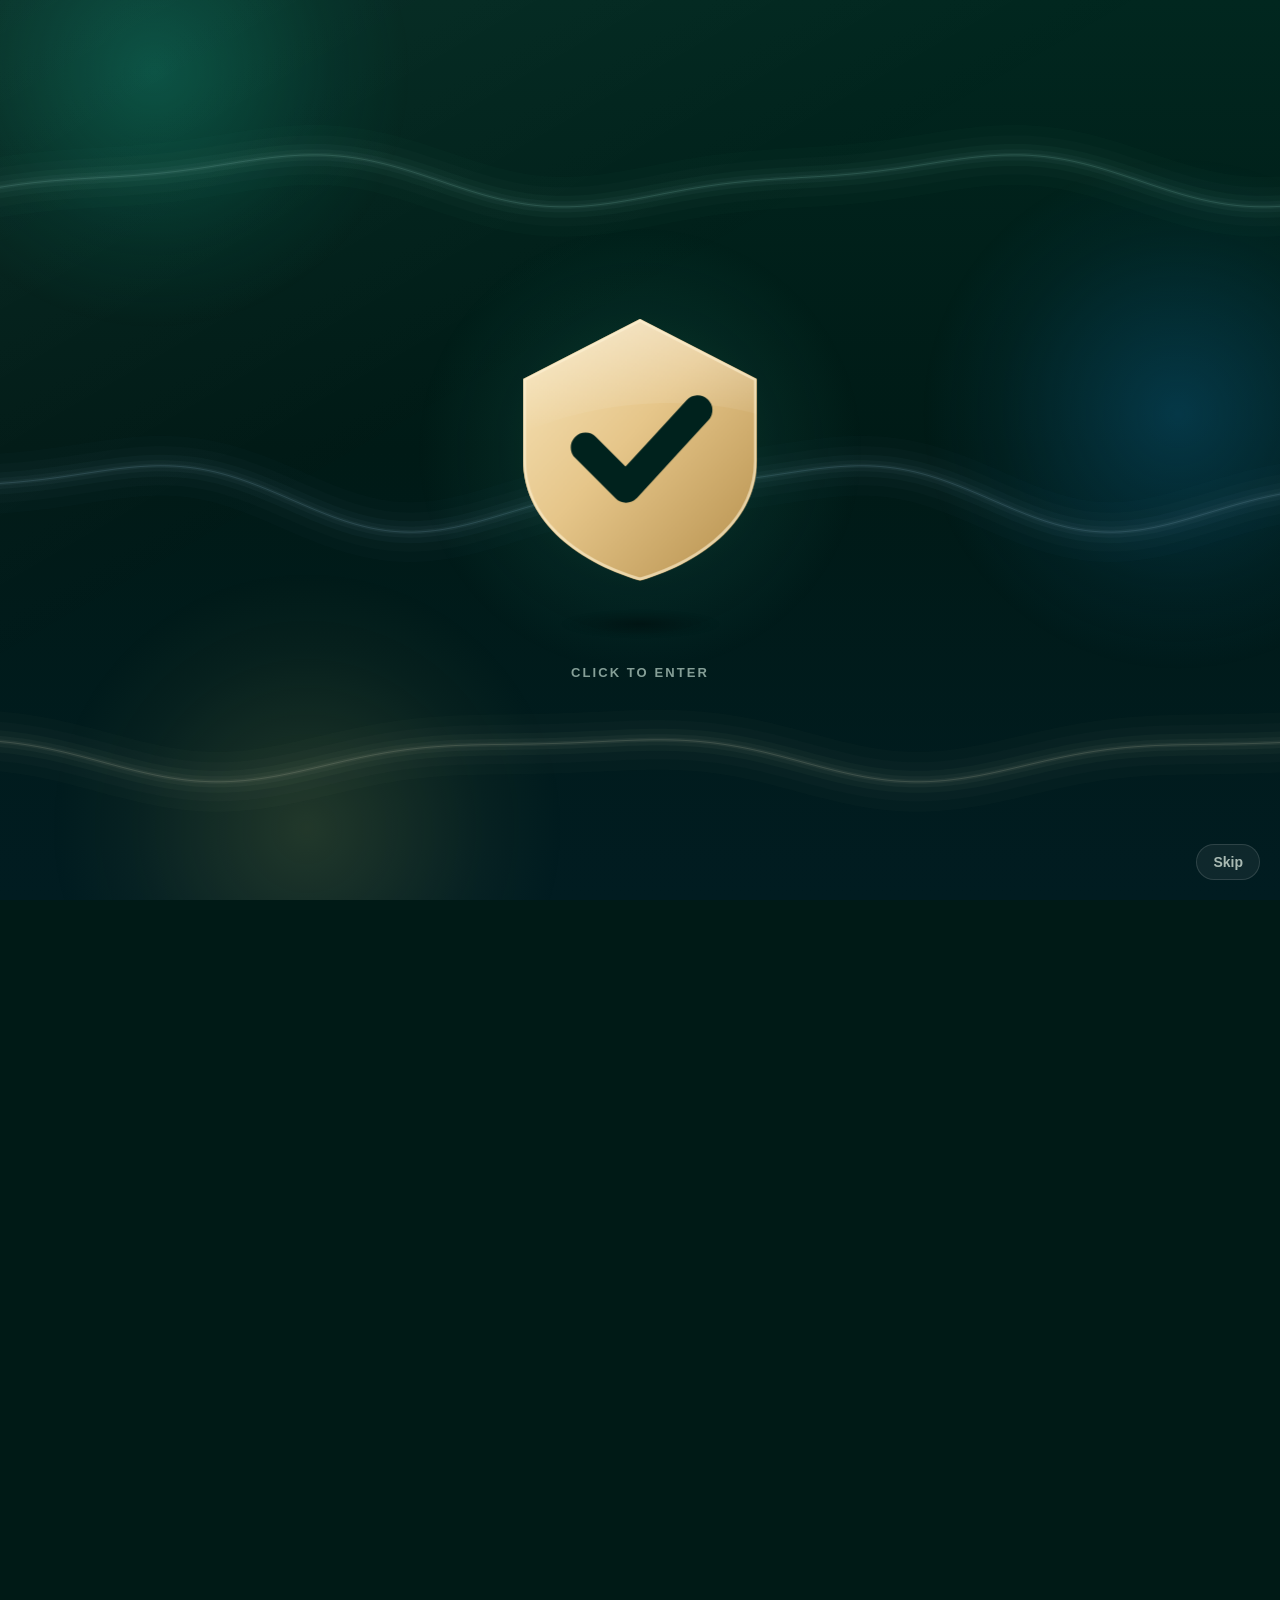
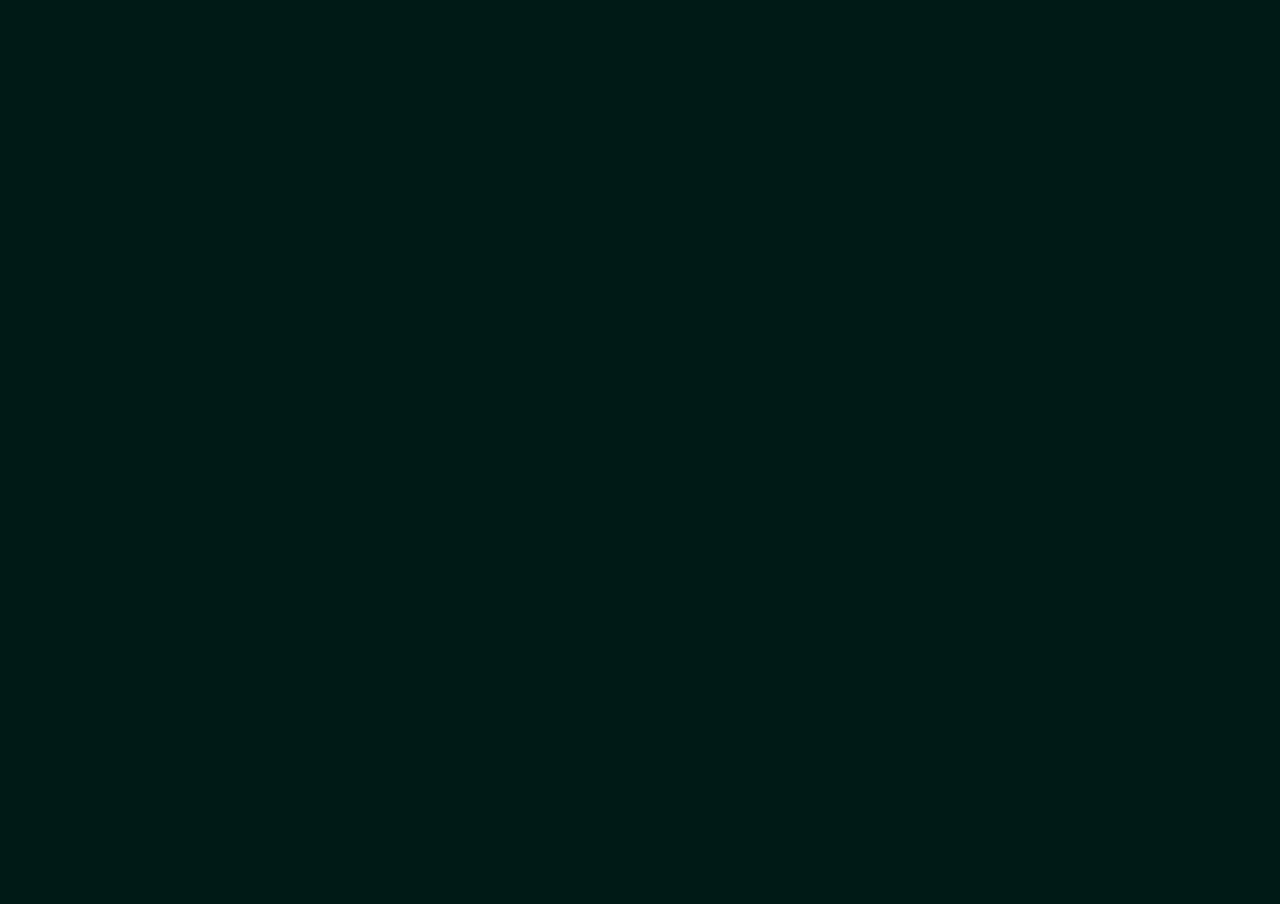
<file: index.html>
<!doctype html>
<html lang="en">
<head>
  <meta charset="utf-8">
  <meta name="viewport" content="width=device-width, initial-scale=1, viewport-fit=cover">
  <title>Better safe than sorry — check before you leave home</title>
  <meta name="description" content="A calm checklist for iPhone and Android for the moment you leave home: windows, stove, door. Check them in seconds, add a photo as proof, and stop turning back to make sure.">
  <link rel="canonical" href="https://silverwolfstudio.github.io/">
  <link rel="alternate" hreflang="en" href="https://silverwolfstudio.github.io/">
  <link rel="alternate" hreflang="ro" href="https://silverwolfstudio.github.io/ro/">
  <link rel="alternate" hreflang="x-default" href="https://silverwolfstudio.github.io/">
  <meta property="og:type" content="website">
  <meta property="og:title" content="Better safe than sorry — check before you leave home">
  <meta property="og:description" content="A calm checklist for iPhone and Android for the moment you leave home: windows, stove, door. Check them in seconds, add a photo as proof, and stop turning back to make sure.">
  <meta property="og:url" content="https://silverwolfstudio.github.io/">
  <meta property="og:image" content="https://silverwolfstudio.github.io/icon.png">
  <meta name="theme-color" content="#001A16">
  <link rel="icon" href="/favicon.svg" type="image/svg+xml">
  <link rel="apple-touch-icon" href="/icon.png">
  <link rel="stylesheet" href="/style.css?v=06a3bb905f">
  <script>try{if(!sessionStorage.getItem('intro'))document.documentElement.classList.add('has-intro')}catch(e){}</script>
</head>
<body class="page-home">
  <div class="aurora" aria-hidden="true"><div class="glow glow-1"><i></i></div><div class="glow glow-2"><i></i></div><div class="glow glow-3"><i></i></div><div class="ribbon ribbon-1"><svg width="3500" height="150" viewBox="0 0 7000 300" fill="none" stroke-linecap="round"><path d="M0 188.3L10 190.5L20 192.7L30 194.6L40 196.4L50 198.0L60 199.4L70 200.6L80 201.6L90 202.4L100 203.0L110 203.4L120 203.6L130 203.7L140 203.5L150 203.2L160 202.7L170 202.0L180 201.2L190 200.2L200 199.1L210 197.8L220 196.5L230 195.0L240 193.4L250 191.8L260 190.1L270 188.3L280 186.5L290 184.6L300 182.7L310 180.8L320 178.9L330 176.9L340 175.1L350 173.2L360 171.4L370 169.6L380 167.8L390 166.1L400 164.5L410 162.9L420 161.4L430 160.0L440 158.6L450 157.4L460 156.2L470 155.0L480 154.0L490 153.0L500 152.0L510 151.2L520 150.4L530 149.6L540 148.9L550 148.2L560 147.6L570 147.0L580 146.4L590 145.8L600 145.2L610 144.7L620 144.1L630 143.5L640 142.9L650 142.2L660 141.5L670 140.8L680 140.0L690 139.2L700 138.3L710 137.4L720 136.4L730 135.4L740 134.2L750 133.1L760 131.8L770 130.5L780 129.2L790 127.8L800 126.4L810 124.9L820 123.4L830 121.8L840 120.2L850 118.7L860 117.1L870 115.5L880 113.9L890 112.4L900 110.9L910 109.5L920 108.1L930 106.8L940 105.5L950 104.4L960 103.4L970 102.4L980 101.6L990 101.0L1000 100.4L1010 100.1L1020 99.9L1030 99.8L1040 99.9L1050 100.2L1060 100.7L1070 101.4L1080 102.2L1090 103.2L1100 104.5L1110 105.9L1120 107.5L1130 109.2L1140 111.2L1150 113.3L1160 115.6L1170 118.0L1180 120.6L1190 123.3L1200 126.1L1210 129.1L1220 132.1L1230 135.3L1240 138.5L1250 141.8L1260 145.1L1270 148.4L1280 151.8L1290 155.2L1300 158.6L1310 161.9L1320 165.2L1330 168.4L1340 171.6L1350 174.6L1360 177.6L1370 180.5L1380 183.2L1390 185.8L1400 188.3L1410 190.5L1420 192.7L1430 194.6L1440 196.4L1450 198.0L1460 199.4L1470 200.6L1480 201.6L1490 202.4L1500 203.0L1510 203.4L1520 203.6L1530 203.7L1540 203.5L1550 203.2L1560 202.7L1570 202.0L1580 201.2L1590 200.2L1600 199.1L1610 197.8L1620 196.5L1630 195.0L1640 193.4L1650 191.8L1660 190.1L1670 188.3L1680 186.5L1690 184.6L1700 182.7L1710 180.8L1720 178.9L1730 176.9L1740 175.1L1750 173.2L1760 171.4L1770 169.6L1780 167.8L1790 166.1L1800 164.5L1810 162.9L1820 161.4L1830 160.0L1840 158.6L1850 157.4L1860 156.2L1870 155.0L1880 154.0L1890 153.0L1900 152.0L1910 151.2L1920 150.4L1930 149.6L1940 148.9L1950 148.2L1960 147.6L1970 147.0L1980 146.4L1990 145.8L2000 145.2L2010 144.7L2020 144.1L2030 143.5L2040 142.9L2050 142.2L2060 141.5L2070 140.8L2080 140.0L2090 139.2L2100 138.3L2110 137.4L2120 136.4L2130 135.4L2140 134.2L2150 133.1L2160 131.8L2170 130.5L2180 129.2L2190 127.8L2200 126.4L2210 124.9L2220 123.4L2230 121.8L2240 120.2L2250 118.7L2260 117.1L2270 115.5L2280 113.9L2290 112.4L2300 110.9L2310 109.5L2320 108.1L2330 106.8L2340 105.5L2350 104.4L2360 103.4L2370 102.4L2380 101.6L2390 101.0L2400 100.4L2410 100.1L2420 99.9L2430 99.8L2440 99.9L2450 100.2L2460 100.7L2470 101.4L2480 102.2L2490 103.2L2500 104.5L2510 105.9L2520 107.5L2530 109.2L2540 111.2L2550 113.3L2560 115.6L2570 118.0L2580 120.6L2590 123.3L2600 126.1L2610 129.1L2620 132.1L2630 135.3L2640 138.5L2650 141.8L2660 145.1L2670 148.4L2680 151.8L2690 155.2L2700 158.6L2710 161.9L2720 165.2L2730 168.4L2740 171.6L2750 174.6L2760 177.6L2770 180.5L2780 183.2L2790 185.8L2800 188.3L2810 190.5L2820 192.7L2830 194.6L2840 196.4L2850 198.0L2860 199.4L2870 200.6L2880 201.6L2890 202.4L2900 203.0L2910 203.4L2920 203.6L2930 203.7L2940 203.5L2950 203.2L2960 202.7L2970 202.0L2980 201.2L2990 200.2L3000 199.1L3010 197.8L3020 196.5L3030 195.0L3040 193.4L3050 191.8L3060 190.1L3070 188.3L3080 186.5L3090 184.6L3100 182.7L3110 180.8L3120 178.9L3130 176.9L3140 175.1L3150 173.2L3160 171.4L3170 169.6L3180 167.8L3190 166.1L3200 164.5L3210 162.9L3220 161.4L3230 160.0L3240 158.6L3250 157.4L3260 156.2L3270 155.0L3280 154.0L3290 153.0L3300 152.0L3310 151.2L3320 150.4L3330 149.6L3340 148.9L3350 148.2L3360 147.6L3370 147.0L3380 146.4L3390 145.8L3400 145.2L3410 144.7L3420 144.1L3430 143.5L3440 142.9L3450 142.2L3460 141.5L3470 140.8L3480 140.0L3490 139.2L3500 138.3L3510 137.4L3520 136.4L3530 135.4L3540 134.2L3550 133.1L3560 131.8L3570 130.5L3580 129.2L3590 127.8L3600 126.4L3610 124.9L3620 123.4L3630 121.8L3640 120.2L3650 118.7L3660 117.1L3670 115.5L3680 113.9L3690 112.4L3700 110.9L3710 109.5L3720 108.1L3730 106.8L3740 105.5L3750 104.4L3760 103.4L3770 102.4L3780 101.6L3790 101.0L3800 100.4L3810 100.1L3820 99.9L3830 99.8L3840 99.9L3850 100.2L3860 100.7L3870 101.4L3880 102.2L3890 103.2L3900 104.5L3910 105.9L3920 107.5L3930 109.2L3940 111.2L3950 113.3L3960 115.6L3970 118.0L3980 120.6L3990 123.3L4000 126.1L4010 129.1L4020 132.1L4030 135.3L4040 138.5L4050 141.8L4060 145.1L4070 148.4L4080 151.8L4090 155.2L4100 158.6L4110 161.9L4120 165.2L4130 168.4L4140 171.6L4150 174.6L4160 177.6L4170 180.5L4180 183.2L4190 185.8L4200 188.3L4210 190.5L4220 192.7L4230 194.6L4240 196.4L4250 198.0L4260 199.4L4270 200.6L4280 201.6L4290 202.4L4300 203.0L4310 203.4L4320 203.6L4330 203.7L4340 203.5L4350 203.2L4360 202.7L4370 202.0L4380 201.2L4390 200.2L4400 199.1L4410 197.8L4420 196.5L4430 195.0L4440 193.4L4450 191.8L4460 190.1L4470 188.3L4480 186.5L4490 184.6L4500 182.7L4510 180.8L4520 178.9L4530 176.9L4540 175.1L4550 173.2L4560 171.4L4570 169.6L4580 167.8L4590 166.1L4600 164.5L4610 162.9L4620 161.4L4630 160.0L4640 158.6L4650 157.4L4660 156.2L4670 155.0L4680 154.0L4690 153.0L4700 152.0L4710 151.2L4720 150.4L4730 149.6L4740 148.9L4750 148.2L4760 147.6L4770 147.0L4780 146.4L4790 145.8L4800 145.2L4810 144.7L4820 144.1L4830 143.5L4840 142.9L4850 142.2L4860 141.5L4870 140.8L4880 140.0L4890 139.2L4900 138.3L4910 137.4L4920 136.4L4930 135.4L4940 134.2L4950 133.1L4960 131.8L4970 130.5L4980 129.2L4990 127.8L5000 126.4L5010 124.9L5020 123.4L5030 121.8L5040 120.2L5050 118.7L5060 117.1L5070 115.5L5080 113.9L5090 112.4L5100 110.9L5110 109.5L5120 108.1L5130 106.8L5140 105.5L5150 104.4L5160 103.4L5170 102.4L5180 101.6L5190 101.0L5200 100.4L5210 100.1L5220 99.9L5230 99.8L5240 99.9L5250 100.2L5260 100.7L5270 101.4L5280 102.2L5290 103.2L5300 104.5L5310 105.9L5320 107.5L5330 109.2L5340 111.2L5350 113.3L5360 115.6L5370 118.0L5380 120.6L5390 123.3L5400 126.1L5410 129.1L5420 132.1L5430 135.3L5440 138.5L5450 141.8L5460 145.1L5470 148.4L5480 151.8L5490 155.2L5500 158.6L5510 161.9L5520 165.2L5530 168.4L5540 171.6L5550 174.6L5560 177.6L5570 180.5L5580 183.2L5590 185.8L5600 188.3L5610 190.5L5620 192.7L5630 194.6L5640 196.4L5650 198.0L5660 199.4L5670 200.6L5680 201.6L5690 202.4L5700 203.0L5710 203.4L5720 203.6L5730 203.7L5740 203.5L5750 203.2L5760 202.7L5770 202.0L5780 201.2L5790 200.2L5800 199.1L5810 197.8L5820 196.5L5830 195.0L5840 193.4L5850 191.8L5860 190.1L5870 188.3L5880 186.5L5890 184.6L5900 182.7L5910 180.8L5920 178.9L5930 176.9L5940 175.1L5950 173.2L5960 171.4L5970 169.6L5980 167.8L5990 166.1L6000 164.5L6010 162.9L6020 161.4L6030 160.0L6040 158.6L6050 157.4L6060 156.2L6070 155.0L6080 154.0L6090 153.0L6100 152.0L6110 151.2L6120 150.4L6130 149.6L6140 148.9L6150 148.2L6160 147.6L6170 147.0L6180 146.4L6190 145.8L6200 145.2L6210 144.7L6220 144.1L6230 143.5L6240 142.9L6250 142.2L6260 141.5L6270 140.8L6280 140.0L6290 139.2L6300 138.3L6310 137.4L6320 136.4L6330 135.4L6340 134.2L6350 133.1L6360 131.8L6370 130.5L6380 129.2L6390 127.8L6400 126.4L6410 124.9L6420 123.4L6430 121.8L6440 120.2L6450 118.7L6460 117.1L6470 115.5L6480 113.9L6490 112.4L6500 110.9L6510 109.5L6520 108.1L6530 106.8L6540 105.5L6550 104.4L6560 103.4L6570 102.4L6580 101.6L6590 101.0L6600 100.4L6610 100.1L6620 99.9L6630 99.8L6640 99.9L6650 100.2L6660 100.7L6670 101.4L6680 102.2L6690 103.2L6700 104.5L6710 105.9L6720 107.5L6730 109.2L6740 111.2L6750 113.3L6760 115.6L6770 118.0L6780 120.6L6790 123.3L6800 126.1L6810 129.1L6820 132.1L6830 135.3L6840 138.5L6850 141.8L6860 145.1L6870 148.4L6880 151.8L6890 155.2L6900 158.6L6910 161.9L6920 165.2L6930 168.4L6940 171.6L6950 174.6L6960 177.6L6970 180.5L6980 183.2L6990 185.8L7000 188.3" stroke="#79b6a9" stroke-opacity="0.018" stroke-width="120"/><path d="M0 188.3L10 190.5L20 192.7L30 194.6L40 196.4L50 198.0L60 199.4L70 200.6L80 201.6L90 202.4L100 203.0L110 203.4L120 203.6L130 203.7L140 203.5L150 203.2L160 202.7L170 202.0L180 201.2L190 200.2L200 199.1L210 197.8L220 196.5L230 195.0L240 193.4L250 191.8L260 190.1L270 188.3L280 186.5L290 184.6L300 182.7L310 180.8L320 178.9L330 176.9L340 175.1L350 173.2L360 171.4L370 169.6L380 167.8L390 166.1L400 164.5L410 162.9L420 161.4L430 160.0L440 158.6L450 157.4L460 156.2L470 155.0L480 154.0L490 153.0L500 152.0L510 151.2L520 150.4L530 149.6L540 148.9L550 148.2L560 147.6L570 147.0L580 146.4L590 145.8L600 145.2L610 144.7L620 144.1L630 143.5L640 142.9L650 142.2L660 141.5L670 140.8L680 140.0L690 139.2L700 138.3L710 137.4L720 136.4L730 135.4L740 134.2L750 133.1L760 131.8L770 130.5L780 129.2L790 127.8L800 126.4L810 124.9L820 123.4L830 121.8L840 120.2L850 118.7L860 117.1L870 115.5L880 113.9L890 112.4L900 110.9L910 109.5L920 108.1L930 106.8L940 105.5L950 104.4L960 103.4L970 102.4L980 101.6L990 101.0L1000 100.4L1010 100.1L1020 99.9L1030 99.8L1040 99.9L1050 100.2L1060 100.7L1070 101.4L1080 102.2L1090 103.2L1100 104.5L1110 105.9L1120 107.5L1130 109.2L1140 111.2L1150 113.3L1160 115.6L1170 118.0L1180 120.6L1190 123.3L1200 126.1L1210 129.1L1220 132.1L1230 135.3L1240 138.5L1250 141.8L1260 145.1L1270 148.4L1280 151.8L1290 155.2L1300 158.6L1310 161.9L1320 165.2L1330 168.4L1340 171.6L1350 174.6L1360 177.6L1370 180.5L1380 183.2L1390 185.8L1400 188.3L1410 190.5L1420 192.7L1430 194.6L1440 196.4L1450 198.0L1460 199.4L1470 200.6L1480 201.6L1490 202.4L1500 203.0L1510 203.4L1520 203.6L1530 203.7L1540 203.5L1550 203.2L1560 202.7L1570 202.0L1580 201.2L1590 200.2L1600 199.1L1610 197.8L1620 196.5L1630 195.0L1640 193.4L1650 191.8L1660 190.1L1670 188.3L1680 186.5L1690 184.6L1700 182.7L1710 180.8L1720 178.9L1730 176.9L1740 175.1L1750 173.2L1760 171.4L1770 169.6L1780 167.8L1790 166.1L1800 164.5L1810 162.9L1820 161.4L1830 160.0L1840 158.6L1850 157.4L1860 156.2L1870 155.0L1880 154.0L1890 153.0L1900 152.0L1910 151.2L1920 150.4L1930 149.6L1940 148.9L1950 148.2L1960 147.6L1970 147.0L1980 146.4L1990 145.8L2000 145.2L2010 144.7L2020 144.1L2030 143.5L2040 142.9L2050 142.2L2060 141.5L2070 140.8L2080 140.0L2090 139.2L2100 138.3L2110 137.4L2120 136.4L2130 135.4L2140 134.2L2150 133.1L2160 131.8L2170 130.5L2180 129.2L2190 127.8L2200 126.4L2210 124.9L2220 123.4L2230 121.8L2240 120.2L2250 118.7L2260 117.1L2270 115.5L2280 113.9L2290 112.4L2300 110.9L2310 109.5L2320 108.1L2330 106.8L2340 105.5L2350 104.4L2360 103.4L2370 102.4L2380 101.6L2390 101.0L2400 100.4L2410 100.1L2420 99.9L2430 99.8L2440 99.9L2450 100.2L2460 100.7L2470 101.4L2480 102.2L2490 103.2L2500 104.5L2510 105.9L2520 107.5L2530 109.2L2540 111.2L2550 113.3L2560 115.6L2570 118.0L2580 120.6L2590 123.3L2600 126.1L2610 129.1L2620 132.1L2630 135.3L2640 138.5L2650 141.8L2660 145.1L2670 148.4L2680 151.8L2690 155.2L2700 158.6L2710 161.9L2720 165.2L2730 168.4L2740 171.6L2750 174.6L2760 177.6L2770 180.5L2780 183.2L2790 185.8L2800 188.3L2810 190.5L2820 192.7L2830 194.6L2840 196.4L2850 198.0L2860 199.4L2870 200.6L2880 201.6L2890 202.4L2900 203.0L2910 203.4L2920 203.6L2930 203.7L2940 203.5L2950 203.2L2960 202.7L2970 202.0L2980 201.2L2990 200.2L3000 199.1L3010 197.8L3020 196.5L3030 195.0L3040 193.4L3050 191.8L3060 190.1L3070 188.3L3080 186.5L3090 184.6L3100 182.7L3110 180.8L3120 178.9L3130 176.9L3140 175.1L3150 173.2L3160 171.4L3170 169.6L3180 167.8L3190 166.1L3200 164.5L3210 162.9L3220 161.4L3230 160.0L3240 158.6L3250 157.4L3260 156.2L3270 155.0L3280 154.0L3290 153.0L3300 152.0L3310 151.2L3320 150.4L3330 149.6L3340 148.9L3350 148.2L3360 147.6L3370 147.0L3380 146.4L3390 145.8L3400 145.2L3410 144.7L3420 144.1L3430 143.5L3440 142.9L3450 142.2L3460 141.5L3470 140.8L3480 140.0L3490 139.2L3500 138.3L3510 137.4L3520 136.4L3530 135.4L3540 134.2L3550 133.1L3560 131.8L3570 130.5L3580 129.2L3590 127.8L3600 126.4L3610 124.9L3620 123.4L3630 121.8L3640 120.2L3650 118.7L3660 117.1L3670 115.5L3680 113.9L3690 112.4L3700 110.9L3710 109.5L3720 108.1L3730 106.8L3740 105.5L3750 104.4L3760 103.4L3770 102.4L3780 101.6L3790 101.0L3800 100.4L3810 100.1L3820 99.9L3830 99.8L3840 99.9L3850 100.2L3860 100.7L3870 101.4L3880 102.2L3890 103.2L3900 104.5L3910 105.9L3920 107.5L3930 109.2L3940 111.2L3950 113.3L3960 115.6L3970 118.0L3980 120.6L3990 123.3L4000 126.1L4010 129.1L4020 132.1L4030 135.3L4040 138.5L4050 141.8L4060 145.1L4070 148.4L4080 151.8L4090 155.2L4100 158.6L4110 161.9L4120 165.2L4130 168.4L4140 171.6L4150 174.6L4160 177.6L4170 180.5L4180 183.2L4190 185.8L4200 188.3L4210 190.5L4220 192.7L4230 194.6L4240 196.4L4250 198.0L4260 199.4L4270 200.6L4280 201.6L4290 202.4L4300 203.0L4310 203.4L4320 203.6L4330 203.7L4340 203.5L4350 203.2L4360 202.7L4370 202.0L4380 201.2L4390 200.2L4400 199.1L4410 197.8L4420 196.5L4430 195.0L4440 193.4L4450 191.8L4460 190.1L4470 188.3L4480 186.5L4490 184.6L4500 182.7L4510 180.8L4520 178.9L4530 176.9L4540 175.1L4550 173.2L4560 171.4L4570 169.6L4580 167.8L4590 166.1L4600 164.5L4610 162.9L4620 161.4L4630 160.0L4640 158.6L4650 157.4L4660 156.2L4670 155.0L4680 154.0L4690 153.0L4700 152.0L4710 151.2L4720 150.4L4730 149.6L4740 148.9L4750 148.2L4760 147.6L4770 147.0L4780 146.4L4790 145.8L4800 145.2L4810 144.7L4820 144.1L4830 143.5L4840 142.9L4850 142.2L4860 141.5L4870 140.8L4880 140.0L4890 139.2L4900 138.3L4910 137.4L4920 136.4L4930 135.4L4940 134.2L4950 133.1L4960 131.8L4970 130.5L4980 129.2L4990 127.8L5000 126.4L5010 124.9L5020 123.4L5030 121.8L5040 120.2L5050 118.7L5060 117.1L5070 115.5L5080 113.9L5090 112.4L5100 110.9L5110 109.5L5120 108.1L5130 106.8L5140 105.5L5150 104.4L5160 103.4L5170 102.4L5180 101.6L5190 101.0L5200 100.4L5210 100.1L5220 99.9L5230 99.8L5240 99.9L5250 100.2L5260 100.7L5270 101.4L5280 102.2L5290 103.2L5300 104.5L5310 105.9L5320 107.5L5330 109.2L5340 111.2L5350 113.3L5360 115.6L5370 118.0L5380 120.6L5390 123.3L5400 126.1L5410 129.1L5420 132.1L5430 135.3L5440 138.5L5450 141.8L5460 145.1L5470 148.4L5480 151.8L5490 155.2L5500 158.6L5510 161.9L5520 165.2L5530 168.4L5540 171.6L5550 174.6L5560 177.6L5570 180.5L5580 183.2L5590 185.8L5600 188.3L5610 190.5L5620 192.7L5630 194.6L5640 196.4L5650 198.0L5660 199.4L5670 200.6L5680 201.6L5690 202.4L5700 203.0L5710 203.4L5720 203.6L5730 203.7L5740 203.5L5750 203.2L5760 202.7L5770 202.0L5780 201.2L5790 200.2L5800 199.1L5810 197.8L5820 196.5L5830 195.0L5840 193.4L5850 191.8L5860 190.1L5870 188.3L5880 186.5L5890 184.6L5900 182.7L5910 180.8L5920 178.9L5930 176.9L5940 175.1L5950 173.2L5960 171.4L5970 169.6L5980 167.8L5990 166.1L6000 164.5L6010 162.9L6020 161.4L6030 160.0L6040 158.6L6050 157.4L6060 156.2L6070 155.0L6080 154.0L6090 153.0L6100 152.0L6110 151.2L6120 150.4L6130 149.6L6140 148.9L6150 148.2L6160 147.6L6170 147.0L6180 146.4L6190 145.8L6200 145.2L6210 144.7L6220 144.1L6230 143.5L6240 142.9L6250 142.2L6260 141.5L6270 140.8L6280 140.0L6290 139.2L6300 138.3L6310 137.4L6320 136.4L6330 135.4L6340 134.2L6350 133.1L6360 131.8L6370 130.5L6380 129.2L6390 127.8L6400 126.4L6410 124.9L6420 123.4L6430 121.8L6440 120.2L6450 118.7L6460 117.1L6470 115.5L6480 113.9L6490 112.4L6500 110.9L6510 109.5L6520 108.1L6530 106.8L6540 105.5L6550 104.4L6560 103.4L6570 102.4L6580 101.6L6590 101.0L6600 100.4L6610 100.1L6620 99.9L6630 99.8L6640 99.9L6650 100.2L6660 100.7L6670 101.4L6680 102.2L6690 103.2L6700 104.5L6710 105.9L6720 107.5L6730 109.2L6740 111.2L6750 113.3L6760 115.6L6770 118.0L6780 120.6L6790 123.3L6800 126.1L6810 129.1L6820 132.1L6830 135.3L6840 138.5L6850 141.8L6860 145.1L6870 148.4L6880 151.8L6890 155.2L6900 158.6L6910 161.9L6920 165.2L6930 168.4L6940 171.6L6950 174.6L6960 177.6L6970 180.5L6980 183.2L6990 185.8L7000 188.3" stroke="#79b6a9" stroke-opacity="0.025" stroke-width="78"/><path d="M0 188.3L10 190.5L20 192.7L30 194.6L40 196.4L50 198.0L60 199.4L70 200.6L80 201.6L90 202.4L100 203.0L110 203.4L120 203.6L130 203.7L140 203.5L150 203.2L160 202.7L170 202.0L180 201.2L190 200.2L200 199.1L210 197.8L220 196.5L230 195.0L240 193.4L250 191.8L260 190.1L270 188.3L280 186.5L290 184.6L300 182.7L310 180.8L320 178.9L330 176.9L340 175.1L350 173.2L360 171.4L370 169.6L380 167.8L390 166.1L400 164.5L410 162.9L420 161.4L430 160.0L440 158.6L450 157.4L460 156.2L470 155.0L480 154.0L490 153.0L500 152.0L510 151.2L520 150.4L530 149.6L540 148.9L550 148.2L560 147.6L570 147.0L580 146.4L590 145.8L600 145.2L610 144.7L620 144.1L630 143.5L640 142.9L650 142.2L660 141.5L670 140.8L680 140.0L690 139.2L700 138.3L710 137.4L720 136.4L730 135.4L740 134.2L750 133.1L760 131.8L770 130.5L780 129.2L790 127.8L800 126.4L810 124.9L820 123.4L830 121.8L840 120.2L850 118.7L860 117.1L870 115.5L880 113.9L890 112.4L900 110.9L910 109.5L920 108.1L930 106.8L940 105.5L950 104.4L960 103.4L970 102.4L980 101.6L990 101.0L1000 100.4L1010 100.1L1020 99.9L1030 99.8L1040 99.9L1050 100.2L1060 100.7L1070 101.4L1080 102.2L1090 103.2L1100 104.5L1110 105.9L1120 107.5L1130 109.2L1140 111.2L1150 113.3L1160 115.6L1170 118.0L1180 120.6L1190 123.3L1200 126.1L1210 129.1L1220 132.1L1230 135.3L1240 138.5L1250 141.8L1260 145.1L1270 148.4L1280 151.8L1290 155.2L1300 158.6L1310 161.9L1320 165.2L1330 168.4L1340 171.6L1350 174.6L1360 177.6L1370 180.5L1380 183.2L1390 185.8L1400 188.3L1410 190.5L1420 192.7L1430 194.6L1440 196.4L1450 198.0L1460 199.4L1470 200.6L1480 201.6L1490 202.4L1500 203.0L1510 203.4L1520 203.6L1530 203.7L1540 203.5L1550 203.2L1560 202.7L1570 202.0L1580 201.2L1590 200.2L1600 199.1L1610 197.8L1620 196.5L1630 195.0L1640 193.4L1650 191.8L1660 190.1L1670 188.3L1680 186.5L1690 184.6L1700 182.7L1710 180.8L1720 178.9L1730 176.9L1740 175.1L1750 173.2L1760 171.4L1770 169.6L1780 167.8L1790 166.1L1800 164.5L1810 162.9L1820 161.4L1830 160.0L1840 158.6L1850 157.4L1860 156.2L1870 155.0L1880 154.0L1890 153.0L1900 152.0L1910 151.2L1920 150.4L1930 149.6L1940 148.9L1950 148.2L1960 147.6L1970 147.0L1980 146.4L1990 145.8L2000 145.2L2010 144.7L2020 144.1L2030 143.5L2040 142.9L2050 142.2L2060 141.5L2070 140.8L2080 140.0L2090 139.2L2100 138.3L2110 137.4L2120 136.4L2130 135.4L2140 134.2L2150 133.1L2160 131.8L2170 130.5L2180 129.2L2190 127.8L2200 126.4L2210 124.9L2220 123.4L2230 121.8L2240 120.2L2250 118.7L2260 117.1L2270 115.5L2280 113.9L2290 112.4L2300 110.9L2310 109.5L2320 108.1L2330 106.8L2340 105.5L2350 104.4L2360 103.4L2370 102.4L2380 101.6L2390 101.0L2400 100.4L2410 100.1L2420 99.9L2430 99.8L2440 99.9L2450 100.2L2460 100.7L2470 101.4L2480 102.2L2490 103.2L2500 104.5L2510 105.9L2520 107.5L2530 109.2L2540 111.2L2550 113.3L2560 115.6L2570 118.0L2580 120.6L2590 123.3L2600 126.1L2610 129.1L2620 132.1L2630 135.3L2640 138.5L2650 141.8L2660 145.1L2670 148.4L2680 151.8L2690 155.2L2700 158.6L2710 161.9L2720 165.2L2730 168.4L2740 171.6L2750 174.6L2760 177.6L2770 180.5L2780 183.2L2790 185.8L2800 188.3L2810 190.5L2820 192.7L2830 194.6L2840 196.4L2850 198.0L2860 199.4L2870 200.6L2880 201.6L2890 202.4L2900 203.0L2910 203.4L2920 203.6L2930 203.7L2940 203.5L2950 203.2L2960 202.7L2970 202.0L2980 201.2L2990 200.2L3000 199.1L3010 197.8L3020 196.5L3030 195.0L3040 193.4L3050 191.8L3060 190.1L3070 188.3L3080 186.5L3090 184.6L3100 182.7L3110 180.8L3120 178.9L3130 176.9L3140 175.1L3150 173.2L3160 171.4L3170 169.6L3180 167.8L3190 166.1L3200 164.5L3210 162.9L3220 161.4L3230 160.0L3240 158.6L3250 157.4L3260 156.2L3270 155.0L3280 154.0L3290 153.0L3300 152.0L3310 151.2L3320 150.4L3330 149.6L3340 148.9L3350 148.2L3360 147.6L3370 147.0L3380 146.4L3390 145.8L3400 145.2L3410 144.7L3420 144.1L3430 143.5L3440 142.9L3450 142.2L3460 141.5L3470 140.8L3480 140.0L3490 139.2L3500 138.3L3510 137.4L3520 136.4L3530 135.4L3540 134.2L3550 133.1L3560 131.8L3570 130.5L3580 129.2L3590 127.8L3600 126.4L3610 124.9L3620 123.4L3630 121.8L3640 120.2L3650 118.7L3660 117.1L3670 115.5L3680 113.9L3690 112.4L3700 110.9L3710 109.5L3720 108.1L3730 106.8L3740 105.5L3750 104.4L3760 103.4L3770 102.4L3780 101.6L3790 101.0L3800 100.4L3810 100.1L3820 99.9L3830 99.8L3840 99.9L3850 100.2L3860 100.7L3870 101.4L3880 102.2L3890 103.2L3900 104.5L3910 105.9L3920 107.5L3930 109.2L3940 111.2L3950 113.3L3960 115.6L3970 118.0L3980 120.6L3990 123.3L4000 126.1L4010 129.1L4020 132.1L4030 135.3L4040 138.5L4050 141.8L4060 145.1L4070 148.4L4080 151.8L4090 155.2L4100 158.6L4110 161.9L4120 165.2L4130 168.4L4140 171.6L4150 174.6L4160 177.6L4170 180.5L4180 183.2L4190 185.8L4200 188.3L4210 190.5L4220 192.7L4230 194.6L4240 196.4L4250 198.0L4260 199.4L4270 200.6L4280 201.6L4290 202.4L4300 203.0L4310 203.4L4320 203.6L4330 203.7L4340 203.5L4350 203.2L4360 202.7L4370 202.0L4380 201.2L4390 200.2L4400 199.1L4410 197.8L4420 196.5L4430 195.0L4440 193.4L4450 191.8L4460 190.1L4470 188.3L4480 186.5L4490 184.6L4500 182.7L4510 180.8L4520 178.9L4530 176.9L4540 175.1L4550 173.2L4560 171.4L4570 169.6L4580 167.8L4590 166.1L4600 164.5L4610 162.9L4620 161.4L4630 160.0L4640 158.6L4650 157.4L4660 156.2L4670 155.0L4680 154.0L4690 153.0L4700 152.0L4710 151.2L4720 150.4L4730 149.6L4740 148.9L4750 148.2L4760 147.6L4770 147.0L4780 146.4L4790 145.8L4800 145.2L4810 144.7L4820 144.1L4830 143.5L4840 142.9L4850 142.2L4860 141.5L4870 140.8L4880 140.0L4890 139.2L4900 138.3L4910 137.4L4920 136.4L4930 135.4L4940 134.2L4950 133.1L4960 131.8L4970 130.5L4980 129.2L4990 127.8L5000 126.4L5010 124.9L5020 123.4L5030 121.8L5040 120.2L5050 118.7L5060 117.1L5070 115.5L5080 113.9L5090 112.4L5100 110.9L5110 109.5L5120 108.1L5130 106.8L5140 105.5L5150 104.4L5160 103.4L5170 102.4L5180 101.6L5190 101.0L5200 100.4L5210 100.1L5220 99.9L5230 99.8L5240 99.9L5250 100.2L5260 100.7L5270 101.4L5280 102.2L5290 103.2L5300 104.5L5310 105.9L5320 107.5L5330 109.2L5340 111.2L5350 113.3L5360 115.6L5370 118.0L5380 120.6L5390 123.3L5400 126.1L5410 129.1L5420 132.1L5430 135.3L5440 138.5L5450 141.8L5460 145.1L5470 148.4L5480 151.8L5490 155.2L5500 158.6L5510 161.9L5520 165.2L5530 168.4L5540 171.6L5550 174.6L5560 177.6L5570 180.5L5580 183.2L5590 185.8L5600 188.3L5610 190.5L5620 192.7L5630 194.6L5640 196.4L5650 198.0L5660 199.4L5670 200.6L5680 201.6L5690 202.4L5700 203.0L5710 203.4L5720 203.6L5730 203.7L5740 203.5L5750 203.2L5760 202.7L5770 202.0L5780 201.2L5790 200.2L5800 199.1L5810 197.8L5820 196.5L5830 195.0L5840 193.4L5850 191.8L5860 190.1L5870 188.3L5880 186.5L5890 184.6L5900 182.7L5910 180.8L5920 178.9L5930 176.9L5940 175.1L5950 173.2L5960 171.4L5970 169.6L5980 167.8L5990 166.1L6000 164.5L6010 162.9L6020 161.4L6030 160.0L6040 158.6L6050 157.4L6060 156.2L6070 155.0L6080 154.0L6090 153.0L6100 152.0L6110 151.2L6120 150.4L6130 149.6L6140 148.9L6150 148.2L6160 147.6L6170 147.0L6180 146.4L6190 145.8L6200 145.2L6210 144.7L6220 144.1L6230 143.5L6240 142.9L6250 142.2L6260 141.5L6270 140.8L6280 140.0L6290 139.2L6300 138.3L6310 137.4L6320 136.4L6330 135.4L6340 134.2L6350 133.1L6360 131.8L6370 130.5L6380 129.2L6390 127.8L6400 126.4L6410 124.9L6420 123.4L6430 121.8L6440 120.2L6450 118.7L6460 117.1L6470 115.5L6480 113.9L6490 112.4L6500 110.9L6510 109.5L6520 108.1L6530 106.8L6540 105.5L6550 104.4L6560 103.4L6570 102.4L6580 101.6L6590 101.0L6600 100.4L6610 100.1L6620 99.9L6630 99.8L6640 99.9L6650 100.2L6660 100.7L6670 101.4L6680 102.2L6690 103.2L6700 104.5L6710 105.9L6720 107.5L6730 109.2L6740 111.2L6750 113.3L6760 115.6L6770 118.0L6780 120.6L6790 123.3L6800 126.1L6810 129.1L6820 132.1L6830 135.3L6840 138.5L6850 141.8L6860 145.1L6870 148.4L6880 151.8L6890 155.2L6900 158.6L6910 161.9L6920 165.2L6930 168.4L6940 171.6L6950 174.6L6960 177.6L6970 180.5L6980 183.2L6990 185.8L7000 188.3" stroke="#79b6a9" stroke-opacity="0.035" stroke-width="44"/><path d="M0 188.3L10 190.5L20 192.7L30 194.6L40 196.4L50 198.0L60 199.4L70 200.6L80 201.6L90 202.4L100 203.0L110 203.4L120 203.6L130 203.7L140 203.5L150 203.2L160 202.7L170 202.0L180 201.2L190 200.2L200 199.1L210 197.8L220 196.5L230 195.0L240 193.4L250 191.8L260 190.1L270 188.3L280 186.5L290 184.6L300 182.7L310 180.8L320 178.9L330 176.9L340 175.1L350 173.2L360 171.4L370 169.6L380 167.8L390 166.1L400 164.5L410 162.9L420 161.4L430 160.0L440 158.6L450 157.4L460 156.2L470 155.0L480 154.0L490 153.0L500 152.0L510 151.2L520 150.4L530 149.6L540 148.9L550 148.2L560 147.6L570 147.0L580 146.4L590 145.8L600 145.2L610 144.7L620 144.1L630 143.5L640 142.9L650 142.2L660 141.5L670 140.8L680 140.0L690 139.2L700 138.3L710 137.4L720 136.4L730 135.4L740 134.2L750 133.1L760 131.8L770 130.5L780 129.2L790 127.8L800 126.4L810 124.9L820 123.4L830 121.8L840 120.2L850 118.7L860 117.1L870 115.5L880 113.9L890 112.4L900 110.9L910 109.5L920 108.1L930 106.8L940 105.5L950 104.4L960 103.4L970 102.4L980 101.6L990 101.0L1000 100.4L1010 100.1L1020 99.9L1030 99.8L1040 99.9L1050 100.2L1060 100.7L1070 101.4L1080 102.2L1090 103.2L1100 104.5L1110 105.9L1120 107.5L1130 109.2L1140 111.2L1150 113.3L1160 115.6L1170 118.0L1180 120.6L1190 123.3L1200 126.1L1210 129.1L1220 132.1L1230 135.3L1240 138.5L1250 141.8L1260 145.1L1270 148.4L1280 151.8L1290 155.2L1300 158.6L1310 161.9L1320 165.2L1330 168.4L1340 171.6L1350 174.6L1360 177.6L1370 180.5L1380 183.2L1390 185.8L1400 188.3L1410 190.5L1420 192.7L1430 194.6L1440 196.4L1450 198.0L1460 199.4L1470 200.6L1480 201.6L1490 202.4L1500 203.0L1510 203.4L1520 203.6L1530 203.7L1540 203.5L1550 203.2L1560 202.7L1570 202.0L1580 201.2L1590 200.2L1600 199.1L1610 197.8L1620 196.5L1630 195.0L1640 193.4L1650 191.8L1660 190.1L1670 188.3L1680 186.5L1690 184.6L1700 182.7L1710 180.8L1720 178.9L1730 176.9L1740 175.1L1750 173.2L1760 171.4L1770 169.6L1780 167.8L1790 166.1L1800 164.5L1810 162.9L1820 161.4L1830 160.0L1840 158.6L1850 157.4L1860 156.2L1870 155.0L1880 154.0L1890 153.0L1900 152.0L1910 151.2L1920 150.4L1930 149.6L1940 148.9L1950 148.2L1960 147.6L1970 147.0L1980 146.4L1990 145.8L2000 145.2L2010 144.7L2020 144.1L2030 143.5L2040 142.9L2050 142.2L2060 141.5L2070 140.8L2080 140.0L2090 139.2L2100 138.3L2110 137.4L2120 136.4L2130 135.4L2140 134.2L2150 133.1L2160 131.8L2170 130.5L2180 129.2L2190 127.8L2200 126.4L2210 124.9L2220 123.4L2230 121.8L2240 120.2L2250 118.7L2260 117.1L2270 115.5L2280 113.9L2290 112.4L2300 110.9L2310 109.5L2320 108.1L2330 106.8L2340 105.5L2350 104.4L2360 103.4L2370 102.4L2380 101.6L2390 101.0L2400 100.4L2410 100.1L2420 99.9L2430 99.8L2440 99.9L2450 100.2L2460 100.7L2470 101.4L2480 102.2L2490 103.2L2500 104.5L2510 105.9L2520 107.5L2530 109.2L2540 111.2L2550 113.3L2560 115.6L2570 118.0L2580 120.6L2590 123.3L2600 126.1L2610 129.1L2620 132.1L2630 135.3L2640 138.5L2650 141.8L2660 145.1L2670 148.4L2680 151.8L2690 155.2L2700 158.6L2710 161.9L2720 165.2L2730 168.4L2740 171.6L2750 174.6L2760 177.6L2770 180.5L2780 183.2L2790 185.8L2800 188.3L2810 190.5L2820 192.7L2830 194.6L2840 196.4L2850 198.0L2860 199.4L2870 200.6L2880 201.6L2890 202.4L2900 203.0L2910 203.4L2920 203.6L2930 203.7L2940 203.5L2950 203.2L2960 202.7L2970 202.0L2980 201.2L2990 200.2L3000 199.1L3010 197.8L3020 196.5L3030 195.0L3040 193.4L3050 191.8L3060 190.1L3070 188.3L3080 186.5L3090 184.6L3100 182.7L3110 180.8L3120 178.9L3130 176.9L3140 175.1L3150 173.2L3160 171.4L3170 169.6L3180 167.8L3190 166.1L3200 164.5L3210 162.9L3220 161.4L3230 160.0L3240 158.6L3250 157.4L3260 156.2L3270 155.0L3280 154.0L3290 153.0L3300 152.0L3310 151.2L3320 150.4L3330 149.6L3340 148.9L3350 148.2L3360 147.6L3370 147.0L3380 146.4L3390 145.8L3400 145.2L3410 144.7L3420 144.1L3430 143.5L3440 142.9L3450 142.2L3460 141.5L3470 140.8L3480 140.0L3490 139.2L3500 138.3L3510 137.4L3520 136.4L3530 135.4L3540 134.2L3550 133.1L3560 131.8L3570 130.5L3580 129.2L3590 127.8L3600 126.4L3610 124.9L3620 123.4L3630 121.8L3640 120.2L3650 118.7L3660 117.1L3670 115.5L3680 113.9L3690 112.4L3700 110.9L3710 109.5L3720 108.1L3730 106.8L3740 105.5L3750 104.4L3760 103.4L3770 102.4L3780 101.6L3790 101.0L3800 100.4L3810 100.1L3820 99.9L3830 99.8L3840 99.9L3850 100.2L3860 100.7L3870 101.4L3880 102.2L3890 103.2L3900 104.5L3910 105.9L3920 107.5L3930 109.2L3940 111.2L3950 113.3L3960 115.6L3970 118.0L3980 120.6L3990 123.3L4000 126.1L4010 129.1L4020 132.1L4030 135.3L4040 138.5L4050 141.8L4060 145.1L4070 148.4L4080 151.8L4090 155.2L4100 158.6L4110 161.9L4120 165.2L4130 168.4L4140 171.6L4150 174.6L4160 177.6L4170 180.5L4180 183.2L4190 185.8L4200 188.3L4210 190.5L4220 192.7L4230 194.6L4240 196.4L4250 198.0L4260 199.4L4270 200.6L4280 201.6L4290 202.4L4300 203.0L4310 203.4L4320 203.6L4330 203.7L4340 203.5L4350 203.2L4360 202.7L4370 202.0L4380 201.2L4390 200.2L4400 199.1L4410 197.8L4420 196.5L4430 195.0L4440 193.4L4450 191.8L4460 190.1L4470 188.3L4480 186.5L4490 184.6L4500 182.7L4510 180.8L4520 178.9L4530 176.9L4540 175.1L4550 173.2L4560 171.4L4570 169.6L4580 167.8L4590 166.1L4600 164.5L4610 162.9L4620 161.4L4630 160.0L4640 158.6L4650 157.4L4660 156.2L4670 155.0L4680 154.0L4690 153.0L4700 152.0L4710 151.2L4720 150.4L4730 149.6L4740 148.9L4750 148.2L4760 147.6L4770 147.0L4780 146.4L4790 145.8L4800 145.2L4810 144.7L4820 144.1L4830 143.5L4840 142.9L4850 142.2L4860 141.5L4870 140.8L4880 140.0L4890 139.2L4900 138.3L4910 137.4L4920 136.4L4930 135.4L4940 134.2L4950 133.1L4960 131.8L4970 130.5L4980 129.2L4990 127.8L5000 126.4L5010 124.9L5020 123.4L5030 121.8L5040 120.2L5050 118.7L5060 117.1L5070 115.5L5080 113.9L5090 112.4L5100 110.9L5110 109.5L5120 108.1L5130 106.8L5140 105.5L5150 104.4L5160 103.4L5170 102.4L5180 101.6L5190 101.0L5200 100.4L5210 100.1L5220 99.9L5230 99.8L5240 99.9L5250 100.2L5260 100.7L5270 101.4L5280 102.2L5290 103.2L5300 104.5L5310 105.9L5320 107.5L5330 109.2L5340 111.2L5350 113.3L5360 115.6L5370 118.0L5380 120.6L5390 123.3L5400 126.1L5410 129.1L5420 132.1L5430 135.3L5440 138.5L5450 141.8L5460 145.1L5470 148.4L5480 151.8L5490 155.2L5500 158.6L5510 161.9L5520 165.2L5530 168.4L5540 171.6L5550 174.6L5560 177.6L5570 180.5L5580 183.2L5590 185.8L5600 188.3L5610 190.5L5620 192.7L5630 194.6L5640 196.4L5650 198.0L5660 199.4L5670 200.6L5680 201.6L5690 202.4L5700 203.0L5710 203.4L5720 203.6L5730 203.7L5740 203.5L5750 203.2L5760 202.7L5770 202.0L5780 201.2L5790 200.2L5800 199.1L5810 197.8L5820 196.5L5830 195.0L5840 193.4L5850 191.8L5860 190.1L5870 188.3L5880 186.5L5890 184.6L5900 182.7L5910 180.8L5920 178.9L5930 176.9L5940 175.1L5950 173.2L5960 171.4L5970 169.6L5980 167.8L5990 166.1L6000 164.5L6010 162.9L6020 161.4L6030 160.0L6040 158.6L6050 157.4L6060 156.2L6070 155.0L6080 154.0L6090 153.0L6100 152.0L6110 151.2L6120 150.4L6130 149.6L6140 148.9L6150 148.2L6160 147.6L6170 147.0L6180 146.4L6190 145.8L6200 145.2L6210 144.7L6220 144.1L6230 143.5L6240 142.9L6250 142.2L6260 141.5L6270 140.8L6280 140.0L6290 139.2L6300 138.3L6310 137.4L6320 136.4L6330 135.4L6340 134.2L6350 133.1L6360 131.8L6370 130.5L6380 129.2L6390 127.8L6400 126.4L6410 124.9L6420 123.4L6430 121.8L6440 120.2L6450 118.7L6460 117.1L6470 115.5L6480 113.9L6490 112.4L6500 110.9L6510 109.5L6520 108.1L6530 106.8L6540 105.5L6550 104.4L6560 103.4L6570 102.4L6580 101.6L6590 101.0L6600 100.4L6610 100.1L6620 99.9L6630 99.8L6640 99.9L6650 100.2L6660 100.7L6670 101.4L6680 102.2L6690 103.2L6700 104.5L6710 105.9L6720 107.5L6730 109.2L6740 111.2L6750 113.3L6760 115.6L6770 118.0L6780 120.6L6790 123.3L6800 126.1L6810 129.1L6820 132.1L6830 135.3L6840 138.5L6850 141.8L6860 145.1L6870 148.4L6880 151.8L6890 155.2L6900 158.6L6910 161.9L6920 165.2L6930 168.4L6940 171.6L6950 174.6L6960 177.6L6970 180.5L6980 183.2L6990 185.8L7000 188.3" stroke="#79b6a9" stroke-opacity="0.050" stroke-width="22"/><path d="M0 188.3L10 190.5L20 192.7L30 194.6L40 196.4L50 198.0L60 199.4L70 200.6L80 201.6L90 202.4L100 203.0L110 203.4L120 203.6L130 203.7L140 203.5L150 203.2L160 202.7L170 202.0L180 201.2L190 200.2L200 199.1L210 197.8L220 196.5L230 195.0L240 193.4L250 191.8L260 190.1L270 188.3L280 186.5L290 184.6L300 182.7L310 180.8L320 178.9L330 176.9L340 175.1L350 173.2L360 171.4L370 169.6L380 167.8L390 166.1L400 164.5L410 162.9L420 161.4L430 160.0L440 158.6L450 157.4L460 156.2L470 155.0L480 154.0L490 153.0L500 152.0L510 151.2L520 150.4L530 149.6L540 148.9L550 148.2L560 147.6L570 147.0L580 146.4L590 145.8L600 145.2L610 144.7L620 144.1L630 143.5L640 142.9L650 142.2L660 141.5L670 140.8L680 140.0L690 139.2L700 138.3L710 137.4L720 136.4L730 135.4L740 134.2L750 133.1L760 131.8L770 130.5L780 129.2L790 127.8L800 126.4L810 124.9L820 123.4L830 121.8L840 120.2L850 118.7L860 117.1L870 115.5L880 113.9L890 112.4L900 110.9L910 109.5L920 108.1L930 106.8L940 105.5L950 104.4L960 103.4L970 102.4L980 101.6L990 101.0L1000 100.4L1010 100.1L1020 99.9L1030 99.8L1040 99.9L1050 100.2L1060 100.7L1070 101.4L1080 102.2L1090 103.2L1100 104.5L1110 105.9L1120 107.5L1130 109.2L1140 111.2L1150 113.3L1160 115.6L1170 118.0L1180 120.6L1190 123.3L1200 126.1L1210 129.1L1220 132.1L1230 135.3L1240 138.5L1250 141.8L1260 145.1L1270 148.4L1280 151.8L1290 155.2L1300 158.6L1310 161.9L1320 165.2L1330 168.4L1340 171.6L1350 174.6L1360 177.6L1370 180.5L1380 183.2L1390 185.8L1400 188.3L1410 190.5L1420 192.7L1430 194.6L1440 196.4L1450 198.0L1460 199.4L1470 200.6L1480 201.6L1490 202.4L1500 203.0L1510 203.4L1520 203.6L1530 203.7L1540 203.5L1550 203.2L1560 202.7L1570 202.0L1580 201.2L1590 200.2L1600 199.1L1610 197.8L1620 196.5L1630 195.0L1640 193.4L1650 191.8L1660 190.1L1670 188.3L1680 186.5L1690 184.6L1700 182.7L1710 180.8L1720 178.9L1730 176.9L1740 175.1L1750 173.2L1760 171.4L1770 169.6L1780 167.8L1790 166.1L1800 164.5L1810 162.9L1820 161.4L1830 160.0L1840 158.6L1850 157.4L1860 156.2L1870 155.0L1880 154.0L1890 153.0L1900 152.0L1910 151.2L1920 150.4L1930 149.6L1940 148.9L1950 148.2L1960 147.6L1970 147.0L1980 146.4L1990 145.8L2000 145.2L2010 144.7L2020 144.1L2030 143.5L2040 142.9L2050 142.2L2060 141.5L2070 140.8L2080 140.0L2090 139.2L2100 138.3L2110 137.4L2120 136.4L2130 135.4L2140 134.2L2150 133.1L2160 131.8L2170 130.5L2180 129.2L2190 127.8L2200 126.4L2210 124.9L2220 123.4L2230 121.8L2240 120.2L2250 118.7L2260 117.1L2270 115.5L2280 113.9L2290 112.4L2300 110.9L2310 109.5L2320 108.1L2330 106.8L2340 105.5L2350 104.4L2360 103.4L2370 102.4L2380 101.6L2390 101.0L2400 100.4L2410 100.1L2420 99.9L2430 99.8L2440 99.9L2450 100.2L2460 100.7L2470 101.4L2480 102.2L2490 103.2L2500 104.5L2510 105.9L2520 107.5L2530 109.2L2540 111.2L2550 113.3L2560 115.6L2570 118.0L2580 120.6L2590 123.3L2600 126.1L2610 129.1L2620 132.1L2630 135.3L2640 138.5L2650 141.8L2660 145.1L2670 148.4L2680 151.8L2690 155.2L2700 158.6L2710 161.9L2720 165.2L2730 168.4L2740 171.6L2750 174.6L2760 177.6L2770 180.5L2780 183.2L2790 185.8L2800 188.3L2810 190.5L2820 192.7L2830 194.6L2840 196.4L2850 198.0L2860 199.4L2870 200.6L2880 201.6L2890 202.4L2900 203.0L2910 203.4L2920 203.6L2930 203.7L2940 203.5L2950 203.2L2960 202.7L2970 202.0L2980 201.2L2990 200.2L3000 199.1L3010 197.8L3020 196.5L3030 195.0L3040 193.4L3050 191.8L3060 190.1L3070 188.3L3080 186.5L3090 184.6L3100 182.7L3110 180.8L3120 178.9L3130 176.9L3140 175.1L3150 173.2L3160 171.4L3170 169.6L3180 167.8L3190 166.1L3200 164.5L3210 162.9L3220 161.4L3230 160.0L3240 158.6L3250 157.4L3260 156.2L3270 155.0L3280 154.0L3290 153.0L3300 152.0L3310 151.2L3320 150.4L3330 149.6L3340 148.9L3350 148.2L3360 147.6L3370 147.0L3380 146.4L3390 145.8L3400 145.2L3410 144.7L3420 144.1L3430 143.5L3440 142.9L3450 142.2L3460 141.5L3470 140.8L3480 140.0L3490 139.2L3500 138.3L3510 137.4L3520 136.4L3530 135.4L3540 134.2L3550 133.1L3560 131.8L3570 130.5L3580 129.2L3590 127.8L3600 126.4L3610 124.9L3620 123.4L3630 121.8L3640 120.2L3650 118.7L3660 117.1L3670 115.5L3680 113.9L3690 112.4L3700 110.9L3710 109.5L3720 108.1L3730 106.8L3740 105.5L3750 104.4L3760 103.4L3770 102.4L3780 101.6L3790 101.0L3800 100.4L3810 100.1L3820 99.9L3830 99.8L3840 99.9L3850 100.2L3860 100.7L3870 101.4L3880 102.2L3890 103.2L3900 104.5L3910 105.9L3920 107.5L3930 109.2L3940 111.2L3950 113.3L3960 115.6L3970 118.0L3980 120.6L3990 123.3L4000 126.1L4010 129.1L4020 132.1L4030 135.3L4040 138.5L4050 141.8L4060 145.1L4070 148.4L4080 151.8L4090 155.2L4100 158.6L4110 161.9L4120 165.2L4130 168.4L4140 171.6L4150 174.6L4160 177.6L4170 180.5L4180 183.2L4190 185.8L4200 188.3L4210 190.5L4220 192.7L4230 194.6L4240 196.4L4250 198.0L4260 199.4L4270 200.6L4280 201.6L4290 202.4L4300 203.0L4310 203.4L4320 203.6L4330 203.7L4340 203.5L4350 203.2L4360 202.7L4370 202.0L4380 201.2L4390 200.2L4400 199.1L4410 197.8L4420 196.5L4430 195.0L4440 193.4L4450 191.8L4460 190.1L4470 188.3L4480 186.5L4490 184.6L4500 182.7L4510 180.8L4520 178.9L4530 176.9L4540 175.1L4550 173.2L4560 171.4L4570 169.6L4580 167.8L4590 166.1L4600 164.5L4610 162.9L4620 161.4L4630 160.0L4640 158.6L4650 157.4L4660 156.2L4670 155.0L4680 154.0L4690 153.0L4700 152.0L4710 151.2L4720 150.4L4730 149.6L4740 148.9L4750 148.2L4760 147.6L4770 147.0L4780 146.4L4790 145.8L4800 145.2L4810 144.7L4820 144.1L4830 143.5L4840 142.9L4850 142.2L4860 141.5L4870 140.8L4880 140.0L4890 139.2L4900 138.3L4910 137.4L4920 136.4L4930 135.4L4940 134.2L4950 133.1L4960 131.8L4970 130.5L4980 129.2L4990 127.8L5000 126.4L5010 124.9L5020 123.4L5030 121.8L5040 120.2L5050 118.7L5060 117.1L5070 115.5L5080 113.9L5090 112.4L5100 110.9L5110 109.5L5120 108.1L5130 106.8L5140 105.5L5150 104.4L5160 103.4L5170 102.4L5180 101.6L5190 101.0L5200 100.4L5210 100.1L5220 99.9L5230 99.8L5240 99.9L5250 100.2L5260 100.7L5270 101.4L5280 102.2L5290 103.2L5300 104.5L5310 105.9L5320 107.5L5330 109.2L5340 111.2L5350 113.3L5360 115.6L5370 118.0L5380 120.6L5390 123.3L5400 126.1L5410 129.1L5420 132.1L5430 135.3L5440 138.5L5450 141.8L5460 145.1L5470 148.4L5480 151.8L5490 155.2L5500 158.6L5510 161.9L5520 165.2L5530 168.4L5540 171.6L5550 174.6L5560 177.6L5570 180.5L5580 183.2L5590 185.8L5600 188.3L5610 190.5L5620 192.7L5630 194.6L5640 196.4L5650 198.0L5660 199.4L5670 200.6L5680 201.6L5690 202.4L5700 203.0L5710 203.4L5720 203.6L5730 203.7L5740 203.5L5750 203.2L5760 202.7L5770 202.0L5780 201.2L5790 200.2L5800 199.1L5810 197.8L5820 196.5L5830 195.0L5840 193.4L5850 191.8L5860 190.1L5870 188.3L5880 186.5L5890 184.6L5900 182.7L5910 180.8L5920 178.9L5930 176.9L5940 175.1L5950 173.2L5960 171.4L5970 169.6L5980 167.8L5990 166.1L6000 164.5L6010 162.9L6020 161.4L6030 160.0L6040 158.6L6050 157.4L6060 156.2L6070 155.0L6080 154.0L6090 153.0L6100 152.0L6110 151.2L6120 150.4L6130 149.6L6140 148.9L6150 148.2L6160 147.6L6170 147.0L6180 146.4L6190 145.8L6200 145.2L6210 144.7L6220 144.1L6230 143.5L6240 142.9L6250 142.2L6260 141.5L6270 140.8L6280 140.0L6290 139.2L6300 138.3L6310 137.4L6320 136.4L6330 135.4L6340 134.2L6350 133.1L6360 131.8L6370 130.5L6380 129.2L6390 127.8L6400 126.4L6410 124.9L6420 123.4L6430 121.8L6440 120.2L6450 118.7L6460 117.1L6470 115.5L6480 113.9L6490 112.4L6500 110.9L6510 109.5L6520 108.1L6530 106.8L6540 105.5L6550 104.4L6560 103.4L6570 102.4L6580 101.6L6590 101.0L6600 100.4L6610 100.1L6620 99.9L6630 99.8L6640 99.9L6650 100.2L6660 100.7L6670 101.4L6680 102.2L6690 103.2L6700 104.5L6710 105.9L6720 107.5L6730 109.2L6740 111.2L6750 113.3L6760 115.6L6770 118.0L6780 120.6L6790 123.3L6800 126.1L6810 129.1L6820 132.1L6830 135.3L6840 138.5L6850 141.8L6860 145.1L6870 148.4L6880 151.8L6890 155.2L6900 158.6L6910 161.9L6920 165.2L6930 168.4L6940 171.6L6950 174.6L6960 177.6L6970 180.5L6980 183.2L6990 185.8L7000 188.3" stroke="#79b6a9" stroke-opacity="0.080" stroke-width="8"/><path d="M0 188.3L10 190.5L20 192.7L30 194.6L40 196.4L50 198.0L60 199.4L70 200.6L80 201.6L90 202.4L100 203.0L110 203.4L120 203.6L130 203.7L140 203.5L150 203.2L160 202.7L170 202.0L180 201.2L190 200.2L200 199.1L210 197.8L220 196.5L230 195.0L240 193.4L250 191.8L260 190.1L270 188.3L280 186.5L290 184.6L300 182.7L310 180.8L320 178.9L330 176.9L340 175.1L350 173.2L360 171.4L370 169.6L380 167.8L390 166.1L400 164.5L410 162.9L420 161.4L430 160.0L440 158.6L450 157.4L460 156.2L470 155.0L480 154.0L490 153.0L500 152.0L510 151.2L520 150.4L530 149.6L540 148.9L550 148.2L560 147.6L570 147.0L580 146.4L590 145.8L600 145.2L610 144.7L620 144.1L630 143.5L640 142.9L650 142.2L660 141.5L670 140.8L680 140.0L690 139.2L700 138.3L710 137.4L720 136.4L730 135.4L740 134.2L750 133.1L760 131.8L770 130.5L780 129.2L790 127.8L800 126.4L810 124.9L820 123.4L830 121.8L840 120.2L850 118.7L860 117.1L870 115.5L880 113.9L890 112.4L900 110.9L910 109.5L920 108.1L930 106.8L940 105.5L950 104.4L960 103.4L970 102.4L980 101.6L990 101.0L1000 100.4L1010 100.1L1020 99.9L1030 99.8L1040 99.9L1050 100.2L1060 100.7L1070 101.4L1080 102.2L1090 103.2L1100 104.5L1110 105.9L1120 107.5L1130 109.2L1140 111.2L1150 113.3L1160 115.6L1170 118.0L1180 120.6L1190 123.3L1200 126.1L1210 129.1L1220 132.1L1230 135.3L1240 138.5L1250 141.8L1260 145.1L1270 148.4L1280 151.8L1290 155.2L1300 158.6L1310 161.9L1320 165.2L1330 168.4L1340 171.6L1350 174.6L1360 177.6L1370 180.5L1380 183.2L1390 185.8L1400 188.3L1410 190.5L1420 192.7L1430 194.6L1440 196.4L1450 198.0L1460 199.4L1470 200.6L1480 201.6L1490 202.4L1500 203.0L1510 203.4L1520 203.6L1530 203.7L1540 203.5L1550 203.2L1560 202.7L1570 202.0L1580 201.2L1590 200.2L1600 199.1L1610 197.8L1620 196.5L1630 195.0L1640 193.4L1650 191.8L1660 190.1L1670 188.3L1680 186.5L1690 184.6L1700 182.7L1710 180.8L1720 178.9L1730 176.9L1740 175.1L1750 173.2L1760 171.4L1770 169.6L1780 167.8L1790 166.1L1800 164.5L1810 162.9L1820 161.4L1830 160.0L1840 158.6L1850 157.4L1860 156.2L1870 155.0L1880 154.0L1890 153.0L1900 152.0L1910 151.2L1920 150.4L1930 149.6L1940 148.9L1950 148.2L1960 147.6L1970 147.0L1980 146.4L1990 145.8L2000 145.2L2010 144.7L2020 144.1L2030 143.5L2040 142.9L2050 142.2L2060 141.5L2070 140.8L2080 140.0L2090 139.2L2100 138.3L2110 137.4L2120 136.4L2130 135.4L2140 134.2L2150 133.1L2160 131.8L2170 130.5L2180 129.2L2190 127.8L2200 126.4L2210 124.9L2220 123.4L2230 121.8L2240 120.2L2250 118.7L2260 117.1L2270 115.5L2280 113.9L2290 112.4L2300 110.9L2310 109.5L2320 108.1L2330 106.8L2340 105.5L2350 104.4L2360 103.4L2370 102.4L2380 101.6L2390 101.0L2400 100.4L2410 100.1L2420 99.9L2430 99.8L2440 99.9L2450 100.2L2460 100.7L2470 101.4L2480 102.2L2490 103.2L2500 104.5L2510 105.9L2520 107.5L2530 109.2L2540 111.2L2550 113.3L2560 115.6L2570 118.0L2580 120.6L2590 123.3L2600 126.1L2610 129.1L2620 132.1L2630 135.3L2640 138.5L2650 141.8L2660 145.1L2670 148.4L2680 151.8L2690 155.2L2700 158.6L2710 161.9L2720 165.2L2730 168.4L2740 171.6L2750 174.6L2760 177.6L2770 180.5L2780 183.2L2790 185.8L2800 188.3L2810 190.5L2820 192.7L2830 194.6L2840 196.4L2850 198.0L2860 199.4L2870 200.6L2880 201.6L2890 202.4L2900 203.0L2910 203.4L2920 203.6L2930 203.7L2940 203.5L2950 203.2L2960 202.7L2970 202.0L2980 201.2L2990 200.2L3000 199.1L3010 197.8L3020 196.5L3030 195.0L3040 193.4L3050 191.8L3060 190.1L3070 188.3L3080 186.5L3090 184.6L3100 182.7L3110 180.8L3120 178.9L3130 176.9L3140 175.1L3150 173.2L3160 171.4L3170 169.6L3180 167.8L3190 166.1L3200 164.5L3210 162.9L3220 161.4L3230 160.0L3240 158.6L3250 157.4L3260 156.2L3270 155.0L3280 154.0L3290 153.0L3300 152.0L3310 151.2L3320 150.4L3330 149.6L3340 148.9L3350 148.2L3360 147.6L3370 147.0L3380 146.4L3390 145.8L3400 145.2L3410 144.7L3420 144.1L3430 143.5L3440 142.9L3450 142.2L3460 141.5L3470 140.8L3480 140.0L3490 139.2L3500 138.3L3510 137.4L3520 136.4L3530 135.4L3540 134.2L3550 133.1L3560 131.8L3570 130.5L3580 129.2L3590 127.8L3600 126.4L3610 124.9L3620 123.4L3630 121.8L3640 120.2L3650 118.7L3660 117.1L3670 115.5L3680 113.9L3690 112.4L3700 110.9L3710 109.5L3720 108.1L3730 106.8L3740 105.5L3750 104.4L3760 103.4L3770 102.4L3780 101.6L3790 101.0L3800 100.4L3810 100.1L3820 99.9L3830 99.8L3840 99.9L3850 100.2L3860 100.7L3870 101.4L3880 102.2L3890 103.2L3900 104.5L3910 105.9L3920 107.5L3930 109.2L3940 111.2L3950 113.3L3960 115.6L3970 118.0L3980 120.6L3990 123.3L4000 126.1L4010 129.1L4020 132.1L4030 135.3L4040 138.5L4050 141.8L4060 145.1L4070 148.4L4080 151.8L4090 155.2L4100 158.6L4110 161.9L4120 165.2L4130 168.4L4140 171.6L4150 174.6L4160 177.6L4170 180.5L4180 183.2L4190 185.8L4200 188.3L4210 190.5L4220 192.7L4230 194.6L4240 196.4L4250 198.0L4260 199.4L4270 200.6L4280 201.6L4290 202.4L4300 203.0L4310 203.4L4320 203.6L4330 203.7L4340 203.5L4350 203.2L4360 202.7L4370 202.0L4380 201.2L4390 200.2L4400 199.1L4410 197.8L4420 196.5L4430 195.0L4440 193.4L4450 191.8L4460 190.1L4470 188.3L4480 186.5L4490 184.6L4500 182.7L4510 180.8L4520 178.9L4530 176.9L4540 175.1L4550 173.2L4560 171.4L4570 169.6L4580 167.8L4590 166.1L4600 164.5L4610 162.9L4620 161.4L4630 160.0L4640 158.6L4650 157.4L4660 156.2L4670 155.0L4680 154.0L4690 153.0L4700 152.0L4710 151.2L4720 150.4L4730 149.6L4740 148.9L4750 148.2L4760 147.6L4770 147.0L4780 146.4L4790 145.8L4800 145.2L4810 144.7L4820 144.1L4830 143.5L4840 142.9L4850 142.2L4860 141.5L4870 140.8L4880 140.0L4890 139.2L4900 138.3L4910 137.4L4920 136.4L4930 135.4L4940 134.2L4950 133.1L4960 131.8L4970 130.5L4980 129.2L4990 127.8L5000 126.4L5010 124.9L5020 123.4L5030 121.8L5040 120.2L5050 118.7L5060 117.1L5070 115.5L5080 113.9L5090 112.4L5100 110.9L5110 109.5L5120 108.1L5130 106.8L5140 105.5L5150 104.4L5160 103.4L5170 102.4L5180 101.6L5190 101.0L5200 100.4L5210 100.1L5220 99.9L5230 99.8L5240 99.9L5250 100.2L5260 100.7L5270 101.4L5280 102.2L5290 103.2L5300 104.5L5310 105.9L5320 107.5L5330 109.2L5340 111.2L5350 113.3L5360 115.6L5370 118.0L5380 120.6L5390 123.3L5400 126.1L5410 129.1L5420 132.1L5430 135.3L5440 138.5L5450 141.8L5460 145.1L5470 148.4L5480 151.8L5490 155.2L5500 158.6L5510 161.9L5520 165.2L5530 168.4L5540 171.6L5550 174.6L5560 177.6L5570 180.5L5580 183.2L5590 185.8L5600 188.3L5610 190.5L5620 192.7L5630 194.6L5640 196.4L5650 198.0L5660 199.4L5670 200.6L5680 201.6L5690 202.4L5700 203.0L5710 203.4L5720 203.6L5730 203.7L5740 203.5L5750 203.2L5760 202.7L5770 202.0L5780 201.2L5790 200.2L5800 199.1L5810 197.8L5820 196.5L5830 195.0L5840 193.4L5850 191.8L5860 190.1L5870 188.3L5880 186.5L5890 184.6L5900 182.7L5910 180.8L5920 178.9L5930 176.9L5940 175.1L5950 173.2L5960 171.4L5970 169.6L5980 167.8L5990 166.1L6000 164.5L6010 162.9L6020 161.4L6030 160.0L6040 158.6L6050 157.4L6060 156.2L6070 155.0L6080 154.0L6090 153.0L6100 152.0L6110 151.2L6120 150.4L6130 149.6L6140 148.9L6150 148.2L6160 147.6L6170 147.0L6180 146.4L6190 145.8L6200 145.2L6210 144.7L6220 144.1L6230 143.5L6240 142.9L6250 142.2L6260 141.5L6270 140.8L6280 140.0L6290 139.2L6300 138.3L6310 137.4L6320 136.4L6330 135.4L6340 134.2L6350 133.1L6360 131.8L6370 130.5L6380 129.2L6390 127.8L6400 126.4L6410 124.9L6420 123.4L6430 121.8L6440 120.2L6450 118.7L6460 117.1L6470 115.5L6480 113.9L6490 112.4L6500 110.9L6510 109.5L6520 108.1L6530 106.8L6540 105.5L6550 104.4L6560 103.4L6570 102.4L6580 101.6L6590 101.0L6600 100.4L6610 100.1L6620 99.9L6630 99.8L6640 99.9L6650 100.2L6660 100.7L6670 101.4L6680 102.2L6690 103.2L6700 104.5L6710 105.9L6720 107.5L6730 109.2L6740 111.2L6750 113.3L6760 115.6L6770 118.0L6780 120.6L6790 123.3L6800 126.1L6810 129.1L6820 132.1L6830 135.3L6840 138.5L6850 141.8L6860 145.1L6870 148.4L6880 151.8L6890 155.2L6900 158.6L6910 161.9L6920 165.2L6930 168.4L6940 171.6L6950 174.6L6960 177.6L6970 180.5L6980 183.2L6990 185.8L7000 188.3" stroke="#79b6a9" stroke-opacity="0.250" stroke-width="1.6"/></svg></div><div class="ribbon ribbon-2"><svg width="3500" height="150" viewBox="0 0 7000 300" fill="none" stroke-linecap="round"><path d="M0 190.7L10 187.7L20 184.7L30 181.7L40 178.7L50 175.7L60 172.8L70 169.9L80 167.1L90 164.4L100 161.8L110 159.2L120 156.8L130 154.5L140 152.3L150 150.2L160 148.3L170 146.4L180 144.7L190 143.2L200 141.7L210 140.3L220 139.1L230 138.0L240 136.9L250 136.0L260 135.1L270 134.4L280 133.7L290 133.0L300 132.4L310 131.8L320 131.3L330 130.8L340 130.3L350 129.8L360 129.2L370 128.7L380 128.1L390 127.5L400 126.9L410 126.1L420 125.4L430 124.6L440 123.7L450 122.7L460 121.7L470 120.6L480 119.5L490 118.3L500 117.0L510 115.7L520 114.3L530 112.9L540 111.4L550 109.9L560 108.4L570 106.9L580 105.4L590 103.9L600 102.4L610 101.0L620 99.6L630 98.2L640 97.0L650 95.9L660 94.8L670 93.9L680 93.1L690 92.5L700 92.0L710 91.7L720 91.5L730 91.6L740 91.8L750 92.3L760 93.0L770 93.9L780 95.0L790 96.3L800 97.9L810 99.7L820 101.7L830 103.9L840 106.4L850 109.0L860 111.9L870 115.0L880 118.2L890 121.7L900 125.3L910 129.0L920 132.9L930 136.9L940 141.0L950 145.2L960 149.4L970 153.7L980 158.1L990 162.4L1000 166.7L1010 171.0L1020 175.3L1030 179.5L1040 183.5L1050 187.5L1060 191.4L1070 195.1L1080 198.6L1090 202.0L1100 205.1L1110 208.1L1120 210.8L1130 213.3L1140 215.6L1150 217.6L1160 219.4L1170 220.9L1180 222.1L1190 223.0L1200 223.7L1210 224.1L1220 224.3L1230 224.2L1240 223.8L1250 223.1L1260 222.2L1270 221.1L1280 219.8L1290 218.2L1300 216.4L1310 214.5L1320 212.3L1330 210.0L1340 207.6L1350 205.0L1360 202.3L1370 199.5L1380 196.6L1390 193.7L1400 190.7L1410 187.7L1420 184.7L1430 181.7L1440 178.7L1450 175.7L1460 172.8L1470 169.9L1480 167.1L1490 164.4L1500 161.8L1510 159.2L1520 156.8L1530 154.5L1540 152.3L1550 150.2L1560 148.3L1570 146.4L1580 144.7L1590 143.2L1600 141.7L1610 140.3L1620 139.1L1630 138.0L1640 136.9L1650 136.0L1660 135.1L1670 134.4L1680 133.7L1690 133.0L1700 132.4L1710 131.8L1720 131.3L1730 130.8L1740 130.3L1750 129.8L1760 129.2L1770 128.7L1780 128.1L1790 127.5L1800 126.9L1810 126.1L1820 125.4L1830 124.6L1840 123.7L1850 122.7L1860 121.7L1870 120.6L1880 119.5L1890 118.3L1900 117.0L1910 115.7L1920 114.3L1930 112.9L1940 111.4L1950 109.9L1960 108.4L1970 106.9L1980 105.4L1990 103.9L2000 102.4L2010 101.0L2020 99.6L2030 98.2L2040 97.0L2050 95.9L2060 94.8L2070 93.9L2080 93.1L2090 92.5L2100 92.0L2110 91.7L2120 91.5L2130 91.6L2140 91.8L2150 92.3L2160 93.0L2170 93.9L2180 95.0L2190 96.3L2200 97.9L2210 99.7L2220 101.7L2230 103.9L2240 106.4L2250 109.0L2260 111.9L2270 115.0L2280 118.2L2290 121.7L2300 125.3L2310 129.0L2320 132.9L2330 136.9L2340 141.0L2350 145.2L2360 149.4L2370 153.7L2380 158.1L2390 162.4L2400 166.7L2410 171.0L2420 175.3L2430 179.5L2440 183.5L2450 187.5L2460 191.4L2470 195.1L2480 198.6L2490 202.0L2500 205.1L2510 208.1L2520 210.8L2530 213.3L2540 215.6L2550 217.6L2560 219.4L2570 220.9L2580 222.1L2590 223.0L2600 223.7L2610 224.1L2620 224.3L2630 224.2L2640 223.8L2650 223.1L2660 222.2L2670 221.1L2680 219.8L2690 218.2L2700 216.4L2710 214.5L2720 212.3L2730 210.0L2740 207.6L2750 205.0L2760 202.3L2770 199.5L2780 196.6L2790 193.7L2800 190.7L2810 187.7L2820 184.7L2830 181.7L2840 178.7L2850 175.7L2860 172.8L2870 169.9L2880 167.1L2890 164.4L2900 161.8L2910 159.2L2920 156.8L2930 154.5L2940 152.3L2950 150.2L2960 148.3L2970 146.4L2980 144.7L2990 143.2L3000 141.7L3010 140.3L3020 139.1L3030 138.0L3040 136.9L3050 136.0L3060 135.1L3070 134.4L3080 133.7L3090 133.0L3100 132.4L3110 131.8L3120 131.3L3130 130.8L3140 130.3L3150 129.8L3160 129.2L3170 128.7L3180 128.1L3190 127.5L3200 126.9L3210 126.1L3220 125.4L3230 124.6L3240 123.7L3250 122.7L3260 121.7L3270 120.6L3280 119.5L3290 118.3L3300 117.0L3310 115.7L3320 114.3L3330 112.9L3340 111.4L3350 109.9L3360 108.4L3370 106.9L3380 105.4L3390 103.9L3400 102.4L3410 101.0L3420 99.6L3430 98.2L3440 97.0L3450 95.9L3460 94.8L3470 93.9L3480 93.1L3490 92.5L3500 92.0L3510 91.7L3520 91.5L3530 91.6L3540 91.8L3550 92.3L3560 93.0L3570 93.9L3580 95.0L3590 96.3L3600 97.9L3610 99.7L3620 101.7L3630 103.9L3640 106.4L3650 109.0L3660 111.9L3670 115.0L3680 118.2L3690 121.7L3700 125.3L3710 129.0L3720 132.9L3730 136.9L3740 141.0L3750 145.2L3760 149.4L3770 153.7L3780 158.1L3790 162.4L3800 166.7L3810 171.0L3820 175.3L3830 179.5L3840 183.5L3850 187.5L3860 191.4L3870 195.1L3880 198.6L3890 202.0L3900 205.1L3910 208.1L3920 210.8L3930 213.3L3940 215.6L3950 217.6L3960 219.4L3970 220.9L3980 222.1L3990 223.0L4000 223.7L4010 224.1L4020 224.3L4030 224.2L4040 223.8L4050 223.1L4060 222.2L4070 221.1L4080 219.8L4090 218.2L4100 216.4L4110 214.5L4120 212.3L4130 210.0L4140 207.6L4150 205.0L4160 202.3L4170 199.5L4180 196.6L4190 193.7L4200 190.7L4210 187.7L4220 184.7L4230 181.7L4240 178.7L4250 175.7L4260 172.8L4270 169.9L4280 167.1L4290 164.4L4300 161.8L4310 159.2L4320 156.8L4330 154.5L4340 152.3L4350 150.2L4360 148.3L4370 146.4L4380 144.7L4390 143.2L4400 141.7L4410 140.3L4420 139.1L4430 138.0L4440 136.9L4450 136.0L4460 135.1L4470 134.4L4480 133.7L4490 133.0L4500 132.4L4510 131.8L4520 131.3L4530 130.8L4540 130.3L4550 129.8L4560 129.2L4570 128.7L4580 128.1L4590 127.5L4600 126.9L4610 126.1L4620 125.4L4630 124.6L4640 123.7L4650 122.7L4660 121.7L4670 120.6L4680 119.5L4690 118.3L4700 117.0L4710 115.7L4720 114.3L4730 112.9L4740 111.4L4750 109.9L4760 108.4L4770 106.9L4780 105.4L4790 103.9L4800 102.4L4810 101.0L4820 99.6L4830 98.2L4840 97.0L4850 95.9L4860 94.8L4870 93.9L4880 93.1L4890 92.5L4900 92.0L4910 91.7L4920 91.5L4930 91.6L4940 91.8L4950 92.3L4960 93.0L4970 93.9L4980 95.0L4990 96.3L5000 97.9L5010 99.7L5020 101.7L5030 103.9L5040 106.4L5050 109.0L5060 111.9L5070 115.0L5080 118.2L5090 121.7L5100 125.3L5110 129.0L5120 132.9L5130 136.9L5140 141.0L5150 145.2L5160 149.4L5170 153.7L5180 158.1L5190 162.4L5200 166.7L5210 171.0L5220 175.3L5230 179.5L5240 183.5L5250 187.5L5260 191.4L5270 195.1L5280 198.6L5290 202.0L5300 205.1L5310 208.1L5320 210.8L5330 213.3L5340 215.6L5350 217.6L5360 219.4L5370 220.9L5380 222.1L5390 223.0L5400 223.7L5410 224.1L5420 224.3L5430 224.2L5440 223.8L5450 223.1L5460 222.2L5470 221.1L5480 219.8L5490 218.2L5500 216.4L5510 214.5L5520 212.3L5530 210.0L5540 207.6L5550 205.0L5560 202.3L5570 199.5L5580 196.6L5590 193.7L5600 190.7L5610 187.7L5620 184.7L5630 181.7L5640 178.7L5650 175.7L5660 172.8L5670 169.9L5680 167.1L5690 164.4L5700 161.8L5710 159.2L5720 156.8L5730 154.5L5740 152.3L5750 150.2L5760 148.3L5770 146.4L5780 144.7L5790 143.2L5800 141.7L5810 140.3L5820 139.1L5830 138.0L5840 136.9L5850 136.0L5860 135.1L5870 134.4L5880 133.7L5890 133.0L5900 132.4L5910 131.8L5920 131.3L5930 130.8L5940 130.3L5950 129.8L5960 129.2L5970 128.7L5980 128.1L5990 127.5L6000 126.9L6010 126.1L6020 125.4L6030 124.6L6040 123.7L6050 122.7L6060 121.7L6070 120.6L6080 119.5L6090 118.3L6100 117.0L6110 115.7L6120 114.3L6130 112.9L6140 111.4L6150 109.9L6160 108.4L6170 106.9L6180 105.4L6190 103.9L6200 102.4L6210 101.0L6220 99.6L6230 98.2L6240 97.0L6250 95.9L6260 94.8L6270 93.9L6280 93.1L6290 92.5L6300 92.0L6310 91.7L6320 91.5L6330 91.6L6340 91.8L6350 92.3L6360 93.0L6370 93.9L6380 95.0L6390 96.3L6400 97.9L6410 99.7L6420 101.7L6430 103.9L6440 106.4L6450 109.0L6460 111.9L6470 115.0L6480 118.2L6490 121.7L6500 125.3L6510 129.0L6520 132.9L6530 136.9L6540 141.0L6550 145.2L6560 149.4L6570 153.7L6580 158.1L6590 162.4L6600 166.7L6610 171.0L6620 175.3L6630 179.5L6640 183.5L6650 187.5L6660 191.4L6670 195.1L6680 198.6L6690 202.0L6700 205.1L6710 208.1L6720 210.8L6730 213.3L6740 215.6L6750 217.6L6760 219.4L6770 220.9L6780 222.1L6790 223.0L6800 223.7L6810 224.1L6820 224.3L6830 224.2L6840 223.8L6850 223.1L6860 222.2L6870 221.1L6880 219.8L6890 218.2L6900 216.4L6910 214.5L6920 212.3L6930 210.0L6940 207.6L6950 205.0L6960 202.3L6970 199.5L6980 196.6L6990 193.7L7000 190.7" stroke="#78a2b5" stroke-opacity="0.018" stroke-width="120"/><path d="M0 190.7L10 187.7L20 184.7L30 181.7L40 178.7L50 175.7L60 172.8L70 169.9L80 167.1L90 164.4L100 161.8L110 159.2L120 156.8L130 154.5L140 152.3L150 150.2L160 148.3L170 146.4L180 144.7L190 143.2L200 141.7L210 140.3L220 139.1L230 138.0L240 136.9L250 136.0L260 135.1L270 134.4L280 133.7L290 133.0L300 132.4L310 131.8L320 131.3L330 130.8L340 130.3L350 129.8L360 129.2L370 128.7L380 128.1L390 127.5L400 126.9L410 126.1L420 125.4L430 124.6L440 123.7L450 122.7L460 121.7L470 120.6L480 119.5L490 118.3L500 117.0L510 115.7L520 114.3L530 112.9L540 111.4L550 109.9L560 108.4L570 106.9L580 105.4L590 103.9L600 102.4L610 101.0L620 99.6L630 98.2L640 97.0L650 95.9L660 94.8L670 93.9L680 93.1L690 92.5L700 92.0L710 91.7L720 91.5L730 91.6L740 91.8L750 92.3L760 93.0L770 93.9L780 95.0L790 96.3L800 97.9L810 99.7L820 101.7L830 103.9L840 106.4L850 109.0L860 111.9L870 115.0L880 118.2L890 121.7L900 125.3L910 129.0L920 132.9L930 136.9L940 141.0L950 145.2L960 149.4L970 153.7L980 158.1L990 162.4L1000 166.7L1010 171.0L1020 175.3L1030 179.5L1040 183.5L1050 187.5L1060 191.4L1070 195.1L1080 198.6L1090 202.0L1100 205.1L1110 208.1L1120 210.8L1130 213.3L1140 215.6L1150 217.6L1160 219.4L1170 220.9L1180 222.1L1190 223.0L1200 223.7L1210 224.1L1220 224.3L1230 224.2L1240 223.8L1250 223.1L1260 222.2L1270 221.1L1280 219.8L1290 218.2L1300 216.4L1310 214.5L1320 212.3L1330 210.0L1340 207.6L1350 205.0L1360 202.3L1370 199.5L1380 196.6L1390 193.7L1400 190.7L1410 187.7L1420 184.7L1430 181.7L1440 178.7L1450 175.7L1460 172.8L1470 169.9L1480 167.1L1490 164.4L1500 161.8L1510 159.2L1520 156.8L1530 154.5L1540 152.3L1550 150.2L1560 148.3L1570 146.4L1580 144.7L1590 143.2L1600 141.7L1610 140.3L1620 139.1L1630 138.0L1640 136.9L1650 136.0L1660 135.1L1670 134.4L1680 133.7L1690 133.0L1700 132.4L1710 131.8L1720 131.3L1730 130.8L1740 130.3L1750 129.8L1760 129.2L1770 128.7L1780 128.1L1790 127.5L1800 126.9L1810 126.1L1820 125.4L1830 124.6L1840 123.7L1850 122.7L1860 121.7L1870 120.6L1880 119.5L1890 118.3L1900 117.0L1910 115.7L1920 114.3L1930 112.9L1940 111.4L1950 109.9L1960 108.4L1970 106.9L1980 105.4L1990 103.9L2000 102.4L2010 101.0L2020 99.6L2030 98.2L2040 97.0L2050 95.9L2060 94.8L2070 93.9L2080 93.1L2090 92.5L2100 92.0L2110 91.7L2120 91.5L2130 91.6L2140 91.8L2150 92.3L2160 93.0L2170 93.9L2180 95.0L2190 96.3L2200 97.9L2210 99.7L2220 101.7L2230 103.9L2240 106.4L2250 109.0L2260 111.9L2270 115.0L2280 118.2L2290 121.7L2300 125.3L2310 129.0L2320 132.9L2330 136.9L2340 141.0L2350 145.2L2360 149.4L2370 153.7L2380 158.1L2390 162.4L2400 166.7L2410 171.0L2420 175.3L2430 179.5L2440 183.5L2450 187.5L2460 191.4L2470 195.1L2480 198.6L2490 202.0L2500 205.1L2510 208.1L2520 210.8L2530 213.3L2540 215.6L2550 217.6L2560 219.4L2570 220.9L2580 222.1L2590 223.0L2600 223.7L2610 224.1L2620 224.3L2630 224.2L2640 223.8L2650 223.1L2660 222.2L2670 221.1L2680 219.8L2690 218.2L2700 216.4L2710 214.5L2720 212.3L2730 210.0L2740 207.6L2750 205.0L2760 202.3L2770 199.5L2780 196.6L2790 193.7L2800 190.7L2810 187.7L2820 184.7L2830 181.7L2840 178.7L2850 175.7L2860 172.8L2870 169.9L2880 167.1L2890 164.4L2900 161.8L2910 159.2L2920 156.8L2930 154.5L2940 152.3L2950 150.2L2960 148.3L2970 146.4L2980 144.7L2990 143.2L3000 141.7L3010 140.3L3020 139.1L3030 138.0L3040 136.9L3050 136.0L3060 135.1L3070 134.4L3080 133.7L3090 133.0L3100 132.4L3110 131.8L3120 131.3L3130 130.8L3140 130.3L3150 129.8L3160 129.2L3170 128.7L3180 128.1L3190 127.5L3200 126.9L3210 126.1L3220 125.4L3230 124.6L3240 123.7L3250 122.7L3260 121.7L3270 120.6L3280 119.5L3290 118.3L3300 117.0L3310 115.7L3320 114.3L3330 112.9L3340 111.4L3350 109.9L3360 108.4L3370 106.9L3380 105.4L3390 103.9L3400 102.4L3410 101.0L3420 99.6L3430 98.2L3440 97.0L3450 95.9L3460 94.8L3470 93.9L3480 93.1L3490 92.5L3500 92.0L3510 91.7L3520 91.5L3530 91.6L3540 91.8L3550 92.3L3560 93.0L3570 93.9L3580 95.0L3590 96.3L3600 97.9L3610 99.7L3620 101.7L3630 103.9L3640 106.4L3650 109.0L3660 111.9L3670 115.0L3680 118.2L3690 121.7L3700 125.3L3710 129.0L3720 132.9L3730 136.9L3740 141.0L3750 145.2L3760 149.4L3770 153.7L3780 158.1L3790 162.4L3800 166.7L3810 171.0L3820 175.3L3830 179.5L3840 183.5L3850 187.5L3860 191.4L3870 195.1L3880 198.6L3890 202.0L3900 205.1L3910 208.1L3920 210.8L3930 213.3L3940 215.6L3950 217.6L3960 219.4L3970 220.9L3980 222.1L3990 223.0L4000 223.7L4010 224.1L4020 224.3L4030 224.2L4040 223.8L4050 223.1L4060 222.2L4070 221.1L4080 219.8L4090 218.2L4100 216.4L4110 214.5L4120 212.3L4130 210.0L4140 207.6L4150 205.0L4160 202.3L4170 199.5L4180 196.6L4190 193.7L4200 190.7L4210 187.7L4220 184.7L4230 181.7L4240 178.7L4250 175.7L4260 172.8L4270 169.9L4280 167.1L4290 164.4L4300 161.8L4310 159.2L4320 156.8L4330 154.5L4340 152.3L4350 150.2L4360 148.3L4370 146.4L4380 144.7L4390 143.2L4400 141.7L4410 140.3L4420 139.1L4430 138.0L4440 136.9L4450 136.0L4460 135.1L4470 134.4L4480 133.7L4490 133.0L4500 132.4L4510 131.8L4520 131.3L4530 130.8L4540 130.3L4550 129.8L4560 129.2L4570 128.7L4580 128.1L4590 127.5L4600 126.9L4610 126.1L4620 125.4L4630 124.6L4640 123.7L4650 122.7L4660 121.7L4670 120.6L4680 119.5L4690 118.3L4700 117.0L4710 115.7L4720 114.3L4730 112.9L4740 111.4L4750 109.9L4760 108.4L4770 106.9L4780 105.4L4790 103.9L4800 102.4L4810 101.0L4820 99.6L4830 98.2L4840 97.0L4850 95.9L4860 94.8L4870 93.9L4880 93.1L4890 92.5L4900 92.0L4910 91.7L4920 91.5L4930 91.6L4940 91.8L4950 92.3L4960 93.0L4970 93.9L4980 95.0L4990 96.3L5000 97.9L5010 99.7L5020 101.7L5030 103.9L5040 106.4L5050 109.0L5060 111.9L5070 115.0L5080 118.2L5090 121.7L5100 125.3L5110 129.0L5120 132.9L5130 136.9L5140 141.0L5150 145.2L5160 149.4L5170 153.7L5180 158.1L5190 162.4L5200 166.7L5210 171.0L5220 175.3L5230 179.5L5240 183.5L5250 187.5L5260 191.4L5270 195.1L5280 198.6L5290 202.0L5300 205.1L5310 208.1L5320 210.8L5330 213.3L5340 215.6L5350 217.6L5360 219.4L5370 220.9L5380 222.1L5390 223.0L5400 223.7L5410 224.1L5420 224.3L5430 224.2L5440 223.8L5450 223.1L5460 222.2L5470 221.1L5480 219.8L5490 218.2L5500 216.4L5510 214.5L5520 212.3L5530 210.0L5540 207.6L5550 205.0L5560 202.3L5570 199.5L5580 196.6L5590 193.7L5600 190.7L5610 187.7L5620 184.7L5630 181.7L5640 178.7L5650 175.7L5660 172.8L5670 169.9L5680 167.1L5690 164.4L5700 161.8L5710 159.2L5720 156.8L5730 154.5L5740 152.3L5750 150.2L5760 148.3L5770 146.4L5780 144.7L5790 143.2L5800 141.7L5810 140.3L5820 139.1L5830 138.0L5840 136.9L5850 136.0L5860 135.1L5870 134.4L5880 133.7L5890 133.0L5900 132.4L5910 131.8L5920 131.3L5930 130.8L5940 130.3L5950 129.8L5960 129.2L5970 128.7L5980 128.1L5990 127.5L6000 126.9L6010 126.1L6020 125.4L6030 124.6L6040 123.7L6050 122.7L6060 121.7L6070 120.6L6080 119.5L6090 118.3L6100 117.0L6110 115.7L6120 114.3L6130 112.9L6140 111.4L6150 109.9L6160 108.4L6170 106.9L6180 105.4L6190 103.9L6200 102.4L6210 101.0L6220 99.6L6230 98.2L6240 97.0L6250 95.9L6260 94.8L6270 93.9L6280 93.1L6290 92.5L6300 92.0L6310 91.7L6320 91.5L6330 91.6L6340 91.8L6350 92.3L6360 93.0L6370 93.9L6380 95.0L6390 96.3L6400 97.9L6410 99.7L6420 101.7L6430 103.9L6440 106.4L6450 109.0L6460 111.9L6470 115.0L6480 118.2L6490 121.7L6500 125.3L6510 129.0L6520 132.9L6530 136.9L6540 141.0L6550 145.2L6560 149.4L6570 153.7L6580 158.1L6590 162.4L6600 166.7L6610 171.0L6620 175.3L6630 179.5L6640 183.5L6650 187.5L6660 191.4L6670 195.1L6680 198.6L6690 202.0L6700 205.1L6710 208.1L6720 210.8L6730 213.3L6740 215.6L6750 217.6L6760 219.4L6770 220.9L6780 222.1L6790 223.0L6800 223.7L6810 224.1L6820 224.3L6830 224.2L6840 223.8L6850 223.1L6860 222.2L6870 221.1L6880 219.8L6890 218.2L6900 216.4L6910 214.5L6920 212.3L6930 210.0L6940 207.6L6950 205.0L6960 202.3L6970 199.5L6980 196.6L6990 193.7L7000 190.7" stroke="#78a2b5" stroke-opacity="0.025" stroke-width="78"/><path d="M0 190.7L10 187.7L20 184.7L30 181.7L40 178.7L50 175.7L60 172.8L70 169.9L80 167.1L90 164.4L100 161.8L110 159.2L120 156.8L130 154.5L140 152.3L150 150.2L160 148.3L170 146.4L180 144.7L190 143.2L200 141.7L210 140.3L220 139.1L230 138.0L240 136.9L250 136.0L260 135.1L270 134.4L280 133.7L290 133.0L300 132.4L310 131.8L320 131.3L330 130.8L340 130.3L350 129.8L360 129.2L370 128.7L380 128.1L390 127.5L400 126.9L410 126.1L420 125.4L430 124.6L440 123.7L450 122.7L460 121.7L470 120.6L480 119.5L490 118.3L500 117.0L510 115.7L520 114.3L530 112.9L540 111.4L550 109.9L560 108.4L570 106.9L580 105.4L590 103.9L600 102.4L610 101.0L620 99.6L630 98.2L640 97.0L650 95.9L660 94.8L670 93.9L680 93.1L690 92.5L700 92.0L710 91.7L720 91.5L730 91.6L740 91.8L750 92.3L760 93.0L770 93.9L780 95.0L790 96.3L800 97.9L810 99.7L820 101.7L830 103.9L840 106.4L850 109.0L860 111.9L870 115.0L880 118.2L890 121.7L900 125.3L910 129.0L920 132.9L930 136.9L940 141.0L950 145.2L960 149.4L970 153.7L980 158.1L990 162.4L1000 166.7L1010 171.0L1020 175.3L1030 179.5L1040 183.5L1050 187.5L1060 191.4L1070 195.1L1080 198.6L1090 202.0L1100 205.1L1110 208.1L1120 210.8L1130 213.3L1140 215.6L1150 217.6L1160 219.4L1170 220.9L1180 222.1L1190 223.0L1200 223.7L1210 224.1L1220 224.3L1230 224.2L1240 223.8L1250 223.1L1260 222.2L1270 221.1L1280 219.8L1290 218.2L1300 216.4L1310 214.5L1320 212.3L1330 210.0L1340 207.6L1350 205.0L1360 202.3L1370 199.5L1380 196.6L1390 193.7L1400 190.7L1410 187.7L1420 184.7L1430 181.7L1440 178.7L1450 175.7L1460 172.8L1470 169.9L1480 167.1L1490 164.4L1500 161.8L1510 159.2L1520 156.8L1530 154.5L1540 152.3L1550 150.2L1560 148.3L1570 146.4L1580 144.7L1590 143.2L1600 141.7L1610 140.3L1620 139.1L1630 138.0L1640 136.9L1650 136.0L1660 135.1L1670 134.4L1680 133.7L1690 133.0L1700 132.4L1710 131.8L1720 131.3L1730 130.8L1740 130.3L1750 129.8L1760 129.2L1770 128.7L1780 128.1L1790 127.5L1800 126.9L1810 126.1L1820 125.4L1830 124.6L1840 123.7L1850 122.7L1860 121.7L1870 120.6L1880 119.5L1890 118.3L1900 117.0L1910 115.7L1920 114.3L1930 112.9L1940 111.4L1950 109.9L1960 108.4L1970 106.9L1980 105.4L1990 103.9L2000 102.4L2010 101.0L2020 99.6L2030 98.2L2040 97.0L2050 95.9L2060 94.8L2070 93.9L2080 93.1L2090 92.5L2100 92.0L2110 91.7L2120 91.5L2130 91.6L2140 91.8L2150 92.3L2160 93.0L2170 93.9L2180 95.0L2190 96.3L2200 97.9L2210 99.7L2220 101.7L2230 103.9L2240 106.4L2250 109.0L2260 111.9L2270 115.0L2280 118.2L2290 121.7L2300 125.3L2310 129.0L2320 132.9L2330 136.9L2340 141.0L2350 145.2L2360 149.4L2370 153.7L2380 158.1L2390 162.4L2400 166.7L2410 171.0L2420 175.3L2430 179.5L2440 183.5L2450 187.5L2460 191.4L2470 195.1L2480 198.6L2490 202.0L2500 205.1L2510 208.1L2520 210.8L2530 213.3L2540 215.6L2550 217.6L2560 219.4L2570 220.9L2580 222.1L2590 223.0L2600 223.7L2610 224.1L2620 224.3L2630 224.2L2640 223.8L2650 223.1L2660 222.2L2670 221.1L2680 219.8L2690 218.2L2700 216.4L2710 214.5L2720 212.3L2730 210.0L2740 207.6L2750 205.0L2760 202.3L2770 199.5L2780 196.6L2790 193.7L2800 190.7L2810 187.7L2820 184.7L2830 181.7L2840 178.7L2850 175.7L2860 172.8L2870 169.9L2880 167.1L2890 164.4L2900 161.8L2910 159.2L2920 156.8L2930 154.5L2940 152.3L2950 150.2L2960 148.3L2970 146.4L2980 144.7L2990 143.2L3000 141.7L3010 140.3L3020 139.1L3030 138.0L3040 136.9L3050 136.0L3060 135.1L3070 134.4L3080 133.7L3090 133.0L3100 132.4L3110 131.8L3120 131.3L3130 130.8L3140 130.3L3150 129.8L3160 129.2L3170 128.7L3180 128.1L3190 127.5L3200 126.9L3210 126.1L3220 125.4L3230 124.6L3240 123.7L3250 122.7L3260 121.7L3270 120.6L3280 119.5L3290 118.3L3300 117.0L3310 115.7L3320 114.3L3330 112.9L3340 111.4L3350 109.9L3360 108.4L3370 106.9L3380 105.4L3390 103.9L3400 102.4L3410 101.0L3420 99.6L3430 98.2L3440 97.0L3450 95.9L3460 94.8L3470 93.9L3480 93.1L3490 92.5L3500 92.0L3510 91.7L3520 91.5L3530 91.6L3540 91.8L3550 92.3L3560 93.0L3570 93.9L3580 95.0L3590 96.3L3600 97.9L3610 99.7L3620 101.7L3630 103.9L3640 106.4L3650 109.0L3660 111.9L3670 115.0L3680 118.2L3690 121.7L3700 125.3L3710 129.0L3720 132.9L3730 136.9L3740 141.0L3750 145.2L3760 149.4L3770 153.7L3780 158.1L3790 162.4L3800 166.7L3810 171.0L3820 175.3L3830 179.5L3840 183.5L3850 187.5L3860 191.4L3870 195.1L3880 198.6L3890 202.0L3900 205.1L3910 208.1L3920 210.8L3930 213.3L3940 215.6L3950 217.6L3960 219.4L3970 220.9L3980 222.1L3990 223.0L4000 223.7L4010 224.1L4020 224.3L4030 224.2L4040 223.8L4050 223.1L4060 222.2L4070 221.1L4080 219.8L4090 218.2L4100 216.4L4110 214.5L4120 212.3L4130 210.0L4140 207.6L4150 205.0L4160 202.3L4170 199.5L4180 196.6L4190 193.7L4200 190.7L4210 187.7L4220 184.7L4230 181.7L4240 178.7L4250 175.7L4260 172.8L4270 169.9L4280 167.1L4290 164.4L4300 161.8L4310 159.2L4320 156.8L4330 154.5L4340 152.3L4350 150.2L4360 148.3L4370 146.4L4380 144.7L4390 143.2L4400 141.7L4410 140.3L4420 139.1L4430 138.0L4440 136.9L4450 136.0L4460 135.1L4470 134.4L4480 133.7L4490 133.0L4500 132.4L4510 131.8L4520 131.3L4530 130.8L4540 130.3L4550 129.8L4560 129.2L4570 128.7L4580 128.1L4590 127.5L4600 126.9L4610 126.1L4620 125.4L4630 124.6L4640 123.7L4650 122.7L4660 121.7L4670 120.6L4680 119.5L4690 118.3L4700 117.0L4710 115.7L4720 114.3L4730 112.9L4740 111.4L4750 109.9L4760 108.4L4770 106.9L4780 105.4L4790 103.9L4800 102.4L4810 101.0L4820 99.6L4830 98.2L4840 97.0L4850 95.9L4860 94.8L4870 93.9L4880 93.1L4890 92.5L4900 92.0L4910 91.7L4920 91.5L4930 91.6L4940 91.8L4950 92.3L4960 93.0L4970 93.9L4980 95.0L4990 96.3L5000 97.9L5010 99.7L5020 101.7L5030 103.9L5040 106.4L5050 109.0L5060 111.9L5070 115.0L5080 118.2L5090 121.7L5100 125.3L5110 129.0L5120 132.9L5130 136.9L5140 141.0L5150 145.2L5160 149.4L5170 153.7L5180 158.1L5190 162.4L5200 166.7L5210 171.0L5220 175.3L5230 179.5L5240 183.5L5250 187.5L5260 191.4L5270 195.1L5280 198.6L5290 202.0L5300 205.1L5310 208.1L5320 210.8L5330 213.3L5340 215.6L5350 217.6L5360 219.4L5370 220.9L5380 222.1L5390 223.0L5400 223.7L5410 224.1L5420 224.3L5430 224.2L5440 223.8L5450 223.1L5460 222.2L5470 221.1L5480 219.8L5490 218.2L5500 216.4L5510 214.5L5520 212.3L5530 210.0L5540 207.6L5550 205.0L5560 202.3L5570 199.5L5580 196.6L5590 193.7L5600 190.7L5610 187.7L5620 184.7L5630 181.7L5640 178.7L5650 175.7L5660 172.8L5670 169.9L5680 167.1L5690 164.4L5700 161.8L5710 159.2L5720 156.8L5730 154.5L5740 152.3L5750 150.2L5760 148.3L5770 146.4L5780 144.7L5790 143.2L5800 141.7L5810 140.3L5820 139.1L5830 138.0L5840 136.9L5850 136.0L5860 135.1L5870 134.4L5880 133.7L5890 133.0L5900 132.4L5910 131.8L5920 131.3L5930 130.8L5940 130.3L5950 129.8L5960 129.2L5970 128.7L5980 128.1L5990 127.5L6000 126.9L6010 126.1L6020 125.4L6030 124.6L6040 123.7L6050 122.7L6060 121.7L6070 120.6L6080 119.5L6090 118.3L6100 117.0L6110 115.7L6120 114.3L6130 112.9L6140 111.4L6150 109.9L6160 108.4L6170 106.9L6180 105.4L6190 103.9L6200 102.4L6210 101.0L6220 99.6L6230 98.2L6240 97.0L6250 95.9L6260 94.8L6270 93.9L6280 93.1L6290 92.5L6300 92.0L6310 91.7L6320 91.5L6330 91.6L6340 91.8L6350 92.3L6360 93.0L6370 93.9L6380 95.0L6390 96.3L6400 97.9L6410 99.7L6420 101.7L6430 103.9L6440 106.4L6450 109.0L6460 111.9L6470 115.0L6480 118.2L6490 121.7L6500 125.3L6510 129.0L6520 132.9L6530 136.9L6540 141.0L6550 145.2L6560 149.4L6570 153.7L6580 158.1L6590 162.4L6600 166.7L6610 171.0L6620 175.3L6630 179.5L6640 183.5L6650 187.5L6660 191.4L6670 195.1L6680 198.6L6690 202.0L6700 205.1L6710 208.1L6720 210.8L6730 213.3L6740 215.6L6750 217.6L6760 219.4L6770 220.9L6780 222.1L6790 223.0L6800 223.7L6810 224.1L6820 224.3L6830 224.2L6840 223.8L6850 223.1L6860 222.2L6870 221.1L6880 219.8L6890 218.2L6900 216.4L6910 214.5L6920 212.3L6930 210.0L6940 207.6L6950 205.0L6960 202.3L6970 199.5L6980 196.6L6990 193.7L7000 190.7" stroke="#78a2b5" stroke-opacity="0.035" stroke-width="44"/><path d="M0 190.7L10 187.7L20 184.7L30 181.7L40 178.7L50 175.7L60 172.8L70 169.9L80 167.1L90 164.4L100 161.8L110 159.2L120 156.8L130 154.5L140 152.3L150 150.2L160 148.3L170 146.4L180 144.7L190 143.2L200 141.7L210 140.3L220 139.1L230 138.0L240 136.9L250 136.0L260 135.1L270 134.4L280 133.7L290 133.0L300 132.4L310 131.8L320 131.3L330 130.8L340 130.3L350 129.8L360 129.2L370 128.7L380 128.1L390 127.5L400 126.9L410 126.1L420 125.4L430 124.6L440 123.7L450 122.7L460 121.7L470 120.6L480 119.5L490 118.3L500 117.0L510 115.7L520 114.3L530 112.9L540 111.4L550 109.9L560 108.4L570 106.9L580 105.4L590 103.9L600 102.4L610 101.0L620 99.6L630 98.2L640 97.0L650 95.9L660 94.8L670 93.9L680 93.1L690 92.5L700 92.0L710 91.7L720 91.5L730 91.6L740 91.8L750 92.3L760 93.0L770 93.9L780 95.0L790 96.3L800 97.9L810 99.7L820 101.7L830 103.9L840 106.4L850 109.0L860 111.9L870 115.0L880 118.2L890 121.7L900 125.3L910 129.0L920 132.9L930 136.9L940 141.0L950 145.2L960 149.4L970 153.7L980 158.1L990 162.4L1000 166.7L1010 171.0L1020 175.3L1030 179.5L1040 183.5L1050 187.5L1060 191.4L1070 195.1L1080 198.6L1090 202.0L1100 205.1L1110 208.1L1120 210.8L1130 213.3L1140 215.6L1150 217.6L1160 219.4L1170 220.9L1180 222.1L1190 223.0L1200 223.7L1210 224.1L1220 224.3L1230 224.2L1240 223.8L1250 223.1L1260 222.2L1270 221.1L1280 219.8L1290 218.2L1300 216.4L1310 214.5L1320 212.3L1330 210.0L1340 207.6L1350 205.0L1360 202.3L1370 199.5L1380 196.6L1390 193.7L1400 190.7L1410 187.7L1420 184.7L1430 181.7L1440 178.7L1450 175.7L1460 172.8L1470 169.9L1480 167.1L1490 164.4L1500 161.8L1510 159.2L1520 156.8L1530 154.5L1540 152.3L1550 150.2L1560 148.3L1570 146.4L1580 144.7L1590 143.2L1600 141.7L1610 140.3L1620 139.1L1630 138.0L1640 136.9L1650 136.0L1660 135.1L1670 134.4L1680 133.7L1690 133.0L1700 132.4L1710 131.8L1720 131.3L1730 130.8L1740 130.3L1750 129.8L1760 129.2L1770 128.7L1780 128.1L1790 127.5L1800 126.9L1810 126.1L1820 125.4L1830 124.6L1840 123.7L1850 122.7L1860 121.7L1870 120.6L1880 119.5L1890 118.3L1900 117.0L1910 115.7L1920 114.3L1930 112.9L1940 111.4L1950 109.9L1960 108.4L1970 106.9L1980 105.4L1990 103.9L2000 102.4L2010 101.0L2020 99.6L2030 98.2L2040 97.0L2050 95.9L2060 94.8L2070 93.9L2080 93.1L2090 92.5L2100 92.0L2110 91.7L2120 91.5L2130 91.6L2140 91.8L2150 92.3L2160 93.0L2170 93.9L2180 95.0L2190 96.3L2200 97.9L2210 99.7L2220 101.7L2230 103.9L2240 106.4L2250 109.0L2260 111.9L2270 115.0L2280 118.2L2290 121.7L2300 125.3L2310 129.0L2320 132.9L2330 136.9L2340 141.0L2350 145.2L2360 149.4L2370 153.7L2380 158.1L2390 162.4L2400 166.7L2410 171.0L2420 175.3L2430 179.5L2440 183.5L2450 187.5L2460 191.4L2470 195.1L2480 198.6L2490 202.0L2500 205.1L2510 208.1L2520 210.8L2530 213.3L2540 215.6L2550 217.6L2560 219.4L2570 220.9L2580 222.1L2590 223.0L2600 223.7L2610 224.1L2620 224.3L2630 224.2L2640 223.8L2650 223.1L2660 222.2L2670 221.1L2680 219.8L2690 218.2L2700 216.4L2710 214.5L2720 212.3L2730 210.0L2740 207.6L2750 205.0L2760 202.3L2770 199.5L2780 196.6L2790 193.7L2800 190.7L2810 187.7L2820 184.7L2830 181.7L2840 178.7L2850 175.7L2860 172.8L2870 169.9L2880 167.1L2890 164.4L2900 161.8L2910 159.2L2920 156.8L2930 154.5L2940 152.3L2950 150.2L2960 148.3L2970 146.4L2980 144.7L2990 143.2L3000 141.7L3010 140.3L3020 139.1L3030 138.0L3040 136.9L3050 136.0L3060 135.1L3070 134.4L3080 133.7L3090 133.0L3100 132.4L3110 131.8L3120 131.3L3130 130.8L3140 130.3L3150 129.8L3160 129.2L3170 128.7L3180 128.1L3190 127.5L3200 126.9L3210 126.1L3220 125.4L3230 124.6L3240 123.7L3250 122.7L3260 121.7L3270 120.6L3280 119.5L3290 118.3L3300 117.0L3310 115.7L3320 114.3L3330 112.9L3340 111.4L3350 109.9L3360 108.4L3370 106.9L3380 105.4L3390 103.9L3400 102.4L3410 101.0L3420 99.6L3430 98.2L3440 97.0L3450 95.9L3460 94.8L3470 93.9L3480 93.1L3490 92.5L3500 92.0L3510 91.7L3520 91.5L3530 91.6L3540 91.8L3550 92.3L3560 93.0L3570 93.9L3580 95.0L3590 96.3L3600 97.9L3610 99.7L3620 101.7L3630 103.9L3640 106.4L3650 109.0L3660 111.9L3670 115.0L3680 118.2L3690 121.7L3700 125.3L3710 129.0L3720 132.9L3730 136.9L3740 141.0L3750 145.2L3760 149.4L3770 153.7L3780 158.1L3790 162.4L3800 166.7L3810 171.0L3820 175.3L3830 179.5L3840 183.5L3850 187.5L3860 191.4L3870 195.1L3880 198.6L3890 202.0L3900 205.1L3910 208.1L3920 210.8L3930 213.3L3940 215.6L3950 217.6L3960 219.4L3970 220.9L3980 222.1L3990 223.0L4000 223.7L4010 224.1L4020 224.3L4030 224.2L4040 223.8L4050 223.1L4060 222.2L4070 221.1L4080 219.8L4090 218.2L4100 216.4L4110 214.5L4120 212.3L4130 210.0L4140 207.6L4150 205.0L4160 202.3L4170 199.5L4180 196.6L4190 193.7L4200 190.7L4210 187.7L4220 184.7L4230 181.7L4240 178.7L4250 175.7L4260 172.8L4270 169.9L4280 167.1L4290 164.4L4300 161.8L4310 159.2L4320 156.8L4330 154.5L4340 152.3L4350 150.2L4360 148.3L4370 146.4L4380 144.7L4390 143.2L4400 141.7L4410 140.3L4420 139.1L4430 138.0L4440 136.9L4450 136.0L4460 135.1L4470 134.4L4480 133.7L4490 133.0L4500 132.4L4510 131.8L4520 131.3L4530 130.8L4540 130.3L4550 129.8L4560 129.2L4570 128.7L4580 128.1L4590 127.5L4600 126.9L4610 126.1L4620 125.4L4630 124.6L4640 123.7L4650 122.7L4660 121.7L4670 120.6L4680 119.5L4690 118.3L4700 117.0L4710 115.7L4720 114.3L4730 112.9L4740 111.4L4750 109.9L4760 108.4L4770 106.9L4780 105.4L4790 103.9L4800 102.4L4810 101.0L4820 99.6L4830 98.2L4840 97.0L4850 95.9L4860 94.8L4870 93.9L4880 93.1L4890 92.5L4900 92.0L4910 91.7L4920 91.5L4930 91.6L4940 91.8L4950 92.3L4960 93.0L4970 93.9L4980 95.0L4990 96.3L5000 97.9L5010 99.7L5020 101.7L5030 103.9L5040 106.4L5050 109.0L5060 111.9L5070 115.0L5080 118.2L5090 121.7L5100 125.3L5110 129.0L5120 132.9L5130 136.9L5140 141.0L5150 145.2L5160 149.4L5170 153.7L5180 158.1L5190 162.4L5200 166.7L5210 171.0L5220 175.3L5230 179.5L5240 183.5L5250 187.5L5260 191.4L5270 195.1L5280 198.6L5290 202.0L5300 205.1L5310 208.1L5320 210.8L5330 213.3L5340 215.6L5350 217.6L5360 219.4L5370 220.9L5380 222.1L5390 223.0L5400 223.7L5410 224.1L5420 224.3L5430 224.2L5440 223.8L5450 223.1L5460 222.2L5470 221.1L5480 219.8L5490 218.2L5500 216.4L5510 214.5L5520 212.3L5530 210.0L5540 207.6L5550 205.0L5560 202.3L5570 199.5L5580 196.6L5590 193.7L5600 190.7L5610 187.7L5620 184.7L5630 181.7L5640 178.7L5650 175.7L5660 172.8L5670 169.9L5680 167.1L5690 164.4L5700 161.8L5710 159.2L5720 156.8L5730 154.5L5740 152.3L5750 150.2L5760 148.3L5770 146.4L5780 144.7L5790 143.2L5800 141.7L5810 140.3L5820 139.1L5830 138.0L5840 136.9L5850 136.0L5860 135.1L5870 134.4L5880 133.7L5890 133.0L5900 132.4L5910 131.8L5920 131.3L5930 130.8L5940 130.3L5950 129.8L5960 129.2L5970 128.7L5980 128.1L5990 127.5L6000 126.9L6010 126.1L6020 125.4L6030 124.6L6040 123.7L6050 122.7L6060 121.7L6070 120.6L6080 119.5L6090 118.3L6100 117.0L6110 115.7L6120 114.3L6130 112.9L6140 111.4L6150 109.9L6160 108.4L6170 106.9L6180 105.4L6190 103.9L6200 102.4L6210 101.0L6220 99.6L6230 98.2L6240 97.0L6250 95.9L6260 94.8L6270 93.9L6280 93.1L6290 92.5L6300 92.0L6310 91.7L6320 91.5L6330 91.6L6340 91.8L6350 92.3L6360 93.0L6370 93.9L6380 95.0L6390 96.3L6400 97.9L6410 99.7L6420 101.7L6430 103.9L6440 106.4L6450 109.0L6460 111.9L6470 115.0L6480 118.2L6490 121.7L6500 125.3L6510 129.0L6520 132.9L6530 136.9L6540 141.0L6550 145.2L6560 149.4L6570 153.7L6580 158.1L6590 162.4L6600 166.7L6610 171.0L6620 175.3L6630 179.5L6640 183.5L6650 187.5L6660 191.4L6670 195.1L6680 198.6L6690 202.0L6700 205.1L6710 208.1L6720 210.8L6730 213.3L6740 215.6L6750 217.6L6760 219.4L6770 220.9L6780 222.1L6790 223.0L6800 223.7L6810 224.1L6820 224.3L6830 224.2L6840 223.8L6850 223.1L6860 222.2L6870 221.1L6880 219.8L6890 218.2L6900 216.4L6910 214.5L6920 212.3L6930 210.0L6940 207.6L6950 205.0L6960 202.3L6970 199.5L6980 196.6L6990 193.7L7000 190.7" stroke="#78a2b5" stroke-opacity="0.050" stroke-width="22"/><path d="M0 190.7L10 187.7L20 184.7L30 181.7L40 178.7L50 175.7L60 172.8L70 169.9L80 167.1L90 164.4L100 161.8L110 159.2L120 156.8L130 154.5L140 152.3L150 150.2L160 148.3L170 146.4L180 144.7L190 143.2L200 141.7L210 140.3L220 139.1L230 138.0L240 136.9L250 136.0L260 135.1L270 134.4L280 133.7L290 133.0L300 132.4L310 131.8L320 131.3L330 130.8L340 130.3L350 129.8L360 129.2L370 128.7L380 128.1L390 127.5L400 126.9L410 126.1L420 125.4L430 124.6L440 123.7L450 122.7L460 121.7L470 120.6L480 119.5L490 118.3L500 117.0L510 115.7L520 114.3L530 112.9L540 111.4L550 109.9L560 108.4L570 106.9L580 105.4L590 103.9L600 102.4L610 101.0L620 99.6L630 98.2L640 97.0L650 95.9L660 94.8L670 93.9L680 93.1L690 92.5L700 92.0L710 91.7L720 91.5L730 91.6L740 91.8L750 92.3L760 93.0L770 93.9L780 95.0L790 96.3L800 97.9L810 99.7L820 101.7L830 103.9L840 106.4L850 109.0L860 111.9L870 115.0L880 118.2L890 121.7L900 125.3L910 129.0L920 132.9L930 136.9L940 141.0L950 145.2L960 149.4L970 153.7L980 158.1L990 162.4L1000 166.7L1010 171.0L1020 175.3L1030 179.5L1040 183.5L1050 187.5L1060 191.4L1070 195.1L1080 198.6L1090 202.0L1100 205.1L1110 208.1L1120 210.8L1130 213.3L1140 215.6L1150 217.6L1160 219.4L1170 220.9L1180 222.1L1190 223.0L1200 223.7L1210 224.1L1220 224.3L1230 224.2L1240 223.8L1250 223.1L1260 222.2L1270 221.1L1280 219.8L1290 218.2L1300 216.4L1310 214.5L1320 212.3L1330 210.0L1340 207.6L1350 205.0L1360 202.3L1370 199.5L1380 196.6L1390 193.7L1400 190.7L1410 187.7L1420 184.7L1430 181.7L1440 178.7L1450 175.7L1460 172.8L1470 169.9L1480 167.1L1490 164.4L1500 161.8L1510 159.2L1520 156.8L1530 154.5L1540 152.3L1550 150.2L1560 148.3L1570 146.4L1580 144.7L1590 143.2L1600 141.7L1610 140.3L1620 139.1L1630 138.0L1640 136.9L1650 136.0L1660 135.1L1670 134.4L1680 133.7L1690 133.0L1700 132.4L1710 131.8L1720 131.3L1730 130.8L1740 130.3L1750 129.8L1760 129.2L1770 128.7L1780 128.1L1790 127.5L1800 126.9L1810 126.1L1820 125.4L1830 124.6L1840 123.7L1850 122.7L1860 121.7L1870 120.6L1880 119.5L1890 118.3L1900 117.0L1910 115.7L1920 114.3L1930 112.9L1940 111.4L1950 109.9L1960 108.4L1970 106.9L1980 105.4L1990 103.9L2000 102.4L2010 101.0L2020 99.6L2030 98.2L2040 97.0L2050 95.9L2060 94.8L2070 93.9L2080 93.1L2090 92.5L2100 92.0L2110 91.7L2120 91.5L2130 91.6L2140 91.8L2150 92.3L2160 93.0L2170 93.9L2180 95.0L2190 96.3L2200 97.9L2210 99.7L2220 101.7L2230 103.9L2240 106.4L2250 109.0L2260 111.9L2270 115.0L2280 118.2L2290 121.7L2300 125.3L2310 129.0L2320 132.9L2330 136.9L2340 141.0L2350 145.2L2360 149.4L2370 153.7L2380 158.1L2390 162.4L2400 166.7L2410 171.0L2420 175.3L2430 179.5L2440 183.5L2450 187.5L2460 191.4L2470 195.1L2480 198.6L2490 202.0L2500 205.1L2510 208.1L2520 210.8L2530 213.3L2540 215.6L2550 217.6L2560 219.4L2570 220.9L2580 222.1L2590 223.0L2600 223.7L2610 224.1L2620 224.3L2630 224.2L2640 223.8L2650 223.1L2660 222.2L2670 221.1L2680 219.8L2690 218.2L2700 216.4L2710 214.5L2720 212.3L2730 210.0L2740 207.6L2750 205.0L2760 202.3L2770 199.5L2780 196.6L2790 193.7L2800 190.7L2810 187.7L2820 184.7L2830 181.7L2840 178.7L2850 175.7L2860 172.8L2870 169.9L2880 167.1L2890 164.4L2900 161.8L2910 159.2L2920 156.8L2930 154.5L2940 152.3L2950 150.2L2960 148.3L2970 146.4L2980 144.7L2990 143.2L3000 141.7L3010 140.3L3020 139.1L3030 138.0L3040 136.9L3050 136.0L3060 135.1L3070 134.4L3080 133.7L3090 133.0L3100 132.4L3110 131.8L3120 131.3L3130 130.8L3140 130.3L3150 129.8L3160 129.2L3170 128.7L3180 128.1L3190 127.5L3200 126.9L3210 126.1L3220 125.4L3230 124.6L3240 123.7L3250 122.7L3260 121.7L3270 120.6L3280 119.5L3290 118.3L3300 117.0L3310 115.7L3320 114.3L3330 112.9L3340 111.4L3350 109.9L3360 108.4L3370 106.9L3380 105.4L3390 103.9L3400 102.4L3410 101.0L3420 99.6L3430 98.2L3440 97.0L3450 95.9L3460 94.8L3470 93.9L3480 93.1L3490 92.5L3500 92.0L3510 91.7L3520 91.5L3530 91.6L3540 91.8L3550 92.3L3560 93.0L3570 93.9L3580 95.0L3590 96.3L3600 97.9L3610 99.7L3620 101.7L3630 103.9L3640 106.4L3650 109.0L3660 111.9L3670 115.0L3680 118.2L3690 121.7L3700 125.3L3710 129.0L3720 132.9L3730 136.9L3740 141.0L3750 145.2L3760 149.4L3770 153.7L3780 158.1L3790 162.4L3800 166.7L3810 171.0L3820 175.3L3830 179.5L3840 183.5L3850 187.5L3860 191.4L3870 195.1L3880 198.6L3890 202.0L3900 205.1L3910 208.1L3920 210.8L3930 213.3L3940 215.6L3950 217.6L3960 219.4L3970 220.9L3980 222.1L3990 223.0L4000 223.7L4010 224.1L4020 224.3L4030 224.2L4040 223.8L4050 223.1L4060 222.2L4070 221.1L4080 219.8L4090 218.2L4100 216.4L4110 214.5L4120 212.3L4130 210.0L4140 207.6L4150 205.0L4160 202.3L4170 199.5L4180 196.6L4190 193.7L4200 190.7L4210 187.7L4220 184.7L4230 181.7L4240 178.7L4250 175.7L4260 172.8L4270 169.9L4280 167.1L4290 164.4L4300 161.8L4310 159.2L4320 156.8L4330 154.5L4340 152.3L4350 150.2L4360 148.3L4370 146.4L4380 144.7L4390 143.2L4400 141.7L4410 140.3L4420 139.1L4430 138.0L4440 136.9L4450 136.0L4460 135.1L4470 134.4L4480 133.7L4490 133.0L4500 132.4L4510 131.8L4520 131.3L4530 130.8L4540 130.3L4550 129.8L4560 129.2L4570 128.7L4580 128.1L4590 127.5L4600 126.9L4610 126.1L4620 125.4L4630 124.6L4640 123.7L4650 122.7L4660 121.7L4670 120.6L4680 119.5L4690 118.3L4700 117.0L4710 115.7L4720 114.3L4730 112.9L4740 111.4L4750 109.9L4760 108.4L4770 106.9L4780 105.4L4790 103.9L4800 102.4L4810 101.0L4820 99.6L4830 98.2L4840 97.0L4850 95.9L4860 94.8L4870 93.9L4880 93.1L4890 92.5L4900 92.0L4910 91.7L4920 91.5L4930 91.6L4940 91.8L4950 92.3L4960 93.0L4970 93.9L4980 95.0L4990 96.3L5000 97.9L5010 99.7L5020 101.7L5030 103.9L5040 106.4L5050 109.0L5060 111.9L5070 115.0L5080 118.2L5090 121.7L5100 125.3L5110 129.0L5120 132.9L5130 136.9L5140 141.0L5150 145.2L5160 149.4L5170 153.7L5180 158.1L5190 162.4L5200 166.7L5210 171.0L5220 175.3L5230 179.5L5240 183.5L5250 187.5L5260 191.4L5270 195.1L5280 198.6L5290 202.0L5300 205.1L5310 208.1L5320 210.8L5330 213.3L5340 215.6L5350 217.6L5360 219.4L5370 220.9L5380 222.1L5390 223.0L5400 223.7L5410 224.1L5420 224.3L5430 224.2L5440 223.8L5450 223.1L5460 222.2L5470 221.1L5480 219.8L5490 218.2L5500 216.4L5510 214.5L5520 212.3L5530 210.0L5540 207.6L5550 205.0L5560 202.3L5570 199.5L5580 196.6L5590 193.7L5600 190.7L5610 187.7L5620 184.7L5630 181.7L5640 178.7L5650 175.7L5660 172.8L5670 169.9L5680 167.1L5690 164.4L5700 161.8L5710 159.2L5720 156.8L5730 154.5L5740 152.3L5750 150.2L5760 148.3L5770 146.4L5780 144.7L5790 143.2L5800 141.7L5810 140.3L5820 139.1L5830 138.0L5840 136.9L5850 136.0L5860 135.1L5870 134.4L5880 133.7L5890 133.0L5900 132.4L5910 131.8L5920 131.3L5930 130.8L5940 130.3L5950 129.8L5960 129.2L5970 128.7L5980 128.1L5990 127.5L6000 126.9L6010 126.1L6020 125.4L6030 124.6L6040 123.7L6050 122.7L6060 121.7L6070 120.6L6080 119.5L6090 118.3L6100 117.0L6110 115.7L6120 114.3L6130 112.9L6140 111.4L6150 109.9L6160 108.4L6170 106.9L6180 105.4L6190 103.9L6200 102.4L6210 101.0L6220 99.6L6230 98.2L6240 97.0L6250 95.9L6260 94.8L6270 93.9L6280 93.1L6290 92.5L6300 92.0L6310 91.7L6320 91.5L6330 91.6L6340 91.8L6350 92.3L6360 93.0L6370 93.9L6380 95.0L6390 96.3L6400 97.9L6410 99.7L6420 101.7L6430 103.9L6440 106.4L6450 109.0L6460 111.9L6470 115.0L6480 118.2L6490 121.7L6500 125.3L6510 129.0L6520 132.9L6530 136.9L6540 141.0L6550 145.2L6560 149.4L6570 153.7L6580 158.1L6590 162.4L6600 166.7L6610 171.0L6620 175.3L6630 179.5L6640 183.5L6650 187.5L6660 191.4L6670 195.1L6680 198.6L6690 202.0L6700 205.1L6710 208.1L6720 210.8L6730 213.3L6740 215.6L6750 217.6L6760 219.4L6770 220.9L6780 222.1L6790 223.0L6800 223.7L6810 224.1L6820 224.3L6830 224.2L6840 223.8L6850 223.1L6860 222.2L6870 221.1L6880 219.8L6890 218.2L6900 216.4L6910 214.5L6920 212.3L6930 210.0L6940 207.6L6950 205.0L6960 202.3L6970 199.5L6980 196.6L6990 193.7L7000 190.7" stroke="#78a2b5" stroke-opacity="0.080" stroke-width="8"/><path d="M0 190.7L10 187.7L20 184.7L30 181.7L40 178.7L50 175.7L60 172.8L70 169.9L80 167.1L90 164.4L100 161.8L110 159.2L120 156.8L130 154.5L140 152.3L150 150.2L160 148.3L170 146.4L180 144.7L190 143.2L200 141.7L210 140.3L220 139.1L230 138.0L240 136.9L250 136.0L260 135.1L270 134.4L280 133.7L290 133.0L300 132.4L310 131.8L320 131.3L330 130.8L340 130.3L350 129.8L360 129.2L370 128.7L380 128.1L390 127.5L400 126.9L410 126.1L420 125.4L430 124.6L440 123.7L450 122.7L460 121.7L470 120.6L480 119.5L490 118.3L500 117.0L510 115.7L520 114.3L530 112.9L540 111.4L550 109.9L560 108.4L570 106.9L580 105.4L590 103.9L600 102.4L610 101.0L620 99.6L630 98.2L640 97.0L650 95.9L660 94.8L670 93.9L680 93.1L690 92.5L700 92.0L710 91.7L720 91.5L730 91.6L740 91.8L750 92.3L760 93.0L770 93.9L780 95.0L790 96.3L800 97.9L810 99.7L820 101.7L830 103.9L840 106.4L850 109.0L860 111.9L870 115.0L880 118.2L890 121.7L900 125.3L910 129.0L920 132.9L930 136.9L940 141.0L950 145.2L960 149.4L970 153.7L980 158.1L990 162.4L1000 166.7L1010 171.0L1020 175.3L1030 179.5L1040 183.5L1050 187.5L1060 191.4L1070 195.1L1080 198.6L1090 202.0L1100 205.1L1110 208.1L1120 210.8L1130 213.3L1140 215.6L1150 217.6L1160 219.4L1170 220.9L1180 222.1L1190 223.0L1200 223.7L1210 224.1L1220 224.3L1230 224.2L1240 223.8L1250 223.1L1260 222.2L1270 221.1L1280 219.8L1290 218.2L1300 216.4L1310 214.5L1320 212.3L1330 210.0L1340 207.6L1350 205.0L1360 202.3L1370 199.5L1380 196.6L1390 193.7L1400 190.7L1410 187.7L1420 184.7L1430 181.7L1440 178.7L1450 175.7L1460 172.8L1470 169.9L1480 167.1L1490 164.4L1500 161.8L1510 159.2L1520 156.8L1530 154.5L1540 152.3L1550 150.2L1560 148.3L1570 146.4L1580 144.7L1590 143.2L1600 141.7L1610 140.3L1620 139.1L1630 138.0L1640 136.9L1650 136.0L1660 135.1L1670 134.4L1680 133.7L1690 133.0L1700 132.4L1710 131.8L1720 131.3L1730 130.8L1740 130.3L1750 129.8L1760 129.2L1770 128.7L1780 128.1L1790 127.5L1800 126.9L1810 126.1L1820 125.4L1830 124.6L1840 123.7L1850 122.7L1860 121.7L1870 120.6L1880 119.5L1890 118.3L1900 117.0L1910 115.7L1920 114.3L1930 112.9L1940 111.4L1950 109.9L1960 108.4L1970 106.9L1980 105.4L1990 103.9L2000 102.4L2010 101.0L2020 99.6L2030 98.2L2040 97.0L2050 95.9L2060 94.8L2070 93.9L2080 93.1L2090 92.5L2100 92.0L2110 91.7L2120 91.5L2130 91.6L2140 91.8L2150 92.3L2160 93.0L2170 93.9L2180 95.0L2190 96.3L2200 97.9L2210 99.7L2220 101.7L2230 103.9L2240 106.4L2250 109.0L2260 111.9L2270 115.0L2280 118.2L2290 121.7L2300 125.3L2310 129.0L2320 132.9L2330 136.9L2340 141.0L2350 145.2L2360 149.4L2370 153.7L2380 158.1L2390 162.4L2400 166.7L2410 171.0L2420 175.3L2430 179.5L2440 183.5L2450 187.5L2460 191.4L2470 195.1L2480 198.6L2490 202.0L2500 205.1L2510 208.1L2520 210.8L2530 213.3L2540 215.6L2550 217.6L2560 219.4L2570 220.9L2580 222.1L2590 223.0L2600 223.7L2610 224.1L2620 224.3L2630 224.2L2640 223.8L2650 223.1L2660 222.2L2670 221.1L2680 219.8L2690 218.2L2700 216.4L2710 214.5L2720 212.3L2730 210.0L2740 207.6L2750 205.0L2760 202.3L2770 199.5L2780 196.6L2790 193.7L2800 190.7L2810 187.7L2820 184.7L2830 181.7L2840 178.7L2850 175.7L2860 172.8L2870 169.9L2880 167.1L2890 164.4L2900 161.8L2910 159.2L2920 156.8L2930 154.5L2940 152.3L2950 150.2L2960 148.3L2970 146.4L2980 144.7L2990 143.2L3000 141.7L3010 140.3L3020 139.1L3030 138.0L3040 136.9L3050 136.0L3060 135.1L3070 134.4L3080 133.7L3090 133.0L3100 132.4L3110 131.8L3120 131.3L3130 130.8L3140 130.3L3150 129.8L3160 129.2L3170 128.7L3180 128.1L3190 127.5L3200 126.9L3210 126.1L3220 125.4L3230 124.6L3240 123.7L3250 122.7L3260 121.7L3270 120.6L3280 119.5L3290 118.3L3300 117.0L3310 115.7L3320 114.3L3330 112.9L3340 111.4L3350 109.9L3360 108.4L3370 106.9L3380 105.4L3390 103.9L3400 102.4L3410 101.0L3420 99.6L3430 98.2L3440 97.0L3450 95.9L3460 94.8L3470 93.9L3480 93.1L3490 92.5L3500 92.0L3510 91.7L3520 91.5L3530 91.6L3540 91.8L3550 92.3L3560 93.0L3570 93.9L3580 95.0L3590 96.3L3600 97.9L3610 99.7L3620 101.7L3630 103.9L3640 106.4L3650 109.0L3660 111.9L3670 115.0L3680 118.2L3690 121.7L3700 125.3L3710 129.0L3720 132.9L3730 136.9L3740 141.0L3750 145.2L3760 149.4L3770 153.7L3780 158.1L3790 162.4L3800 166.7L3810 171.0L3820 175.3L3830 179.5L3840 183.5L3850 187.5L3860 191.4L3870 195.1L3880 198.6L3890 202.0L3900 205.1L3910 208.1L3920 210.8L3930 213.3L3940 215.6L3950 217.6L3960 219.4L3970 220.9L3980 222.1L3990 223.0L4000 223.7L4010 224.1L4020 224.3L4030 224.2L4040 223.8L4050 223.1L4060 222.2L4070 221.1L4080 219.8L4090 218.2L4100 216.4L4110 214.5L4120 212.3L4130 210.0L4140 207.6L4150 205.0L4160 202.3L4170 199.5L4180 196.6L4190 193.7L4200 190.7L4210 187.7L4220 184.7L4230 181.7L4240 178.7L4250 175.7L4260 172.8L4270 169.9L4280 167.1L4290 164.4L4300 161.8L4310 159.2L4320 156.8L4330 154.5L4340 152.3L4350 150.2L4360 148.3L4370 146.4L4380 144.7L4390 143.2L4400 141.7L4410 140.3L4420 139.1L4430 138.0L4440 136.9L4450 136.0L4460 135.1L4470 134.4L4480 133.7L4490 133.0L4500 132.4L4510 131.8L4520 131.3L4530 130.8L4540 130.3L4550 129.8L4560 129.2L4570 128.7L4580 128.1L4590 127.5L4600 126.9L4610 126.1L4620 125.4L4630 124.6L4640 123.7L4650 122.7L4660 121.7L4670 120.6L4680 119.5L4690 118.3L4700 117.0L4710 115.7L4720 114.3L4730 112.9L4740 111.4L4750 109.9L4760 108.4L4770 106.9L4780 105.4L4790 103.9L4800 102.4L4810 101.0L4820 99.6L4830 98.2L4840 97.0L4850 95.9L4860 94.8L4870 93.9L4880 93.1L4890 92.5L4900 92.0L4910 91.7L4920 91.5L4930 91.6L4940 91.8L4950 92.3L4960 93.0L4970 93.9L4980 95.0L4990 96.3L5000 97.9L5010 99.7L5020 101.7L5030 103.9L5040 106.4L5050 109.0L5060 111.9L5070 115.0L5080 118.2L5090 121.7L5100 125.3L5110 129.0L5120 132.9L5130 136.9L5140 141.0L5150 145.2L5160 149.4L5170 153.7L5180 158.1L5190 162.4L5200 166.7L5210 171.0L5220 175.3L5230 179.5L5240 183.5L5250 187.5L5260 191.4L5270 195.1L5280 198.6L5290 202.0L5300 205.1L5310 208.1L5320 210.8L5330 213.3L5340 215.6L5350 217.6L5360 219.4L5370 220.9L5380 222.1L5390 223.0L5400 223.7L5410 224.1L5420 224.3L5430 224.2L5440 223.8L5450 223.1L5460 222.2L5470 221.1L5480 219.8L5490 218.2L5500 216.4L5510 214.5L5520 212.3L5530 210.0L5540 207.6L5550 205.0L5560 202.3L5570 199.5L5580 196.6L5590 193.7L5600 190.7L5610 187.7L5620 184.7L5630 181.7L5640 178.7L5650 175.7L5660 172.8L5670 169.9L5680 167.1L5690 164.4L5700 161.8L5710 159.2L5720 156.8L5730 154.5L5740 152.3L5750 150.2L5760 148.3L5770 146.4L5780 144.7L5790 143.2L5800 141.7L5810 140.3L5820 139.1L5830 138.0L5840 136.9L5850 136.0L5860 135.1L5870 134.4L5880 133.7L5890 133.0L5900 132.4L5910 131.8L5920 131.3L5930 130.8L5940 130.3L5950 129.8L5960 129.2L5970 128.7L5980 128.1L5990 127.5L6000 126.9L6010 126.1L6020 125.4L6030 124.6L6040 123.7L6050 122.7L6060 121.7L6070 120.6L6080 119.5L6090 118.3L6100 117.0L6110 115.7L6120 114.3L6130 112.9L6140 111.4L6150 109.9L6160 108.4L6170 106.9L6180 105.4L6190 103.9L6200 102.4L6210 101.0L6220 99.6L6230 98.2L6240 97.0L6250 95.9L6260 94.8L6270 93.9L6280 93.1L6290 92.5L6300 92.0L6310 91.7L6320 91.5L6330 91.6L6340 91.8L6350 92.3L6360 93.0L6370 93.9L6380 95.0L6390 96.3L6400 97.9L6410 99.7L6420 101.7L6430 103.9L6440 106.4L6450 109.0L6460 111.9L6470 115.0L6480 118.2L6490 121.7L6500 125.3L6510 129.0L6520 132.9L6530 136.9L6540 141.0L6550 145.2L6560 149.4L6570 153.7L6580 158.1L6590 162.4L6600 166.7L6610 171.0L6620 175.3L6630 179.5L6640 183.5L6650 187.5L6660 191.4L6670 195.1L6680 198.6L6690 202.0L6700 205.1L6710 208.1L6720 210.8L6730 213.3L6740 215.6L6750 217.6L6760 219.4L6770 220.9L6780 222.1L6790 223.0L6800 223.7L6810 224.1L6820 224.3L6830 224.2L6840 223.8L6850 223.1L6860 222.2L6870 221.1L6880 219.8L6890 218.2L6900 216.4L6910 214.5L6920 212.3L6930 210.0L6940 207.6L6950 205.0L6960 202.3L6970 199.5L6980 196.6L6990 193.7L7000 190.7" stroke="#78a2b5" stroke-opacity="0.250" stroke-width="1.6"/></svg></div><div class="ribbon ribbon-3"><svg width="3500" height="150" viewBox="0 0 7000 300" fill="none" stroke-linecap="round"><path d="M0 126.9L10 126.8L20 126.7L30 126.5L40 126.4L50 126.2L60 126.1L70 125.9L80 125.7L90 125.4L100 125.2L110 124.9L120 124.6L130 124.2L140 123.9L150 123.5L160 123.1L170 122.6L180 122.2L190 121.7L200 121.3L210 120.8L220 120.3L230 119.9L240 119.5L250 119.1L260 118.7L270 118.4L280 118.1L290 117.9L300 117.7L310 117.6L320 117.6L330 117.7L340 117.8L350 118.1L360 118.4L370 118.9L380 119.5L390 120.2L400 121.0L410 122.0L420 123.0L430 124.2L440 125.6L450 127.0L460 128.6L470 130.3L480 132.1L490 134.0L500 136.0L510 138.2L520 140.4L530 142.7L540 145.1L550 147.6L560 150.1L570 152.7L580 155.4L590 158.0L600 160.7L610 163.4L620 166.1L630 168.7L640 171.4L650 174.0L660 176.5L670 179.0L680 181.4L690 183.7L700 185.9L710 188.0L720 190.0L730 191.9L740 193.6L750 195.1L760 196.5L770 197.8L780 198.9L790 199.8L800 200.5L810 201.0L820 201.4L830 201.6L840 201.6L850 201.4L860 201.1L870 200.5L880 199.8L890 199.0L900 197.9L910 196.7L920 195.4L930 193.9L940 192.3L950 190.6L960 188.8L970 186.8L980 184.8L990 182.7L1000 180.5L1010 178.3L1020 176.0L1030 173.7L1040 171.4L1050 169.1L1060 166.7L1070 164.4L1080 162.1L1090 159.8L1100 157.6L1110 155.4L1120 153.3L1130 151.2L1140 149.2L1150 147.3L1160 145.5L1170 143.7L1180 142.1L1190 140.5L1200 139.1L1210 137.7L1220 136.4L1230 135.3L1240 134.2L1250 133.2L1260 132.3L1270 131.5L1280 130.8L1290 130.2L1300 129.6L1310 129.1L1320 128.7L1330 128.4L1340 128.0L1350 127.8L1360 127.6L1370 127.4L1380 127.2L1390 127.0L1400 126.9L1410 126.8L1420 126.7L1430 126.5L1440 126.4L1450 126.2L1460 126.1L1470 125.9L1480 125.7L1490 125.4L1500 125.2L1510 124.9L1520 124.6L1530 124.2L1540 123.9L1550 123.5L1560 123.1L1570 122.6L1580 122.2L1590 121.7L1600 121.3L1610 120.8L1620 120.3L1630 119.9L1640 119.5L1650 119.1L1660 118.7L1670 118.4L1680 118.1L1690 117.9L1700 117.7L1710 117.6L1720 117.6L1730 117.7L1740 117.8L1750 118.1L1760 118.4L1770 118.9L1780 119.5L1790 120.2L1800 121.0L1810 122.0L1820 123.0L1830 124.2L1840 125.6L1850 127.0L1860 128.6L1870 130.3L1880 132.1L1890 134.0L1900 136.0L1910 138.2L1920 140.4L1930 142.7L1940 145.1L1950 147.6L1960 150.1L1970 152.7L1980 155.4L1990 158.0L2000 160.7L2010 163.4L2020 166.1L2030 168.7L2040 171.4L2050 174.0L2060 176.5L2070 179.0L2080 181.4L2090 183.7L2100 185.9L2110 188.0L2120 190.0L2130 191.9L2140 193.6L2150 195.1L2160 196.5L2170 197.8L2180 198.9L2190 199.8L2200 200.5L2210 201.0L2220 201.4L2230 201.6L2240 201.6L2250 201.4L2260 201.1L2270 200.5L2280 199.8L2290 199.0L2300 197.9L2310 196.7L2320 195.4L2330 193.9L2340 192.3L2350 190.6L2360 188.8L2370 186.8L2380 184.8L2390 182.7L2400 180.5L2410 178.3L2420 176.0L2430 173.7L2440 171.4L2450 169.1L2460 166.7L2470 164.4L2480 162.1L2490 159.8L2500 157.6L2510 155.4L2520 153.3L2530 151.2L2540 149.2L2550 147.3L2560 145.5L2570 143.7L2580 142.1L2590 140.5L2600 139.1L2610 137.7L2620 136.4L2630 135.3L2640 134.2L2650 133.2L2660 132.3L2670 131.5L2680 130.8L2690 130.2L2700 129.6L2710 129.1L2720 128.7L2730 128.4L2740 128.0L2750 127.8L2760 127.6L2770 127.4L2780 127.2L2790 127.0L2800 126.9L2810 126.8L2820 126.7L2830 126.5L2840 126.4L2850 126.2L2860 126.1L2870 125.9L2880 125.7L2890 125.4L2900 125.2L2910 124.9L2920 124.6L2930 124.2L2940 123.9L2950 123.5L2960 123.1L2970 122.6L2980 122.2L2990 121.7L3000 121.3L3010 120.8L3020 120.3L3030 119.9L3040 119.5L3050 119.1L3060 118.7L3070 118.4L3080 118.1L3090 117.9L3100 117.7L3110 117.6L3120 117.6L3130 117.7L3140 117.8L3150 118.1L3160 118.4L3170 118.9L3180 119.5L3190 120.2L3200 121.0L3210 122.0L3220 123.0L3230 124.2L3240 125.6L3250 127.0L3260 128.6L3270 130.3L3280 132.1L3290 134.0L3300 136.0L3310 138.2L3320 140.4L3330 142.7L3340 145.1L3350 147.6L3360 150.1L3370 152.7L3380 155.4L3390 158.0L3400 160.7L3410 163.4L3420 166.1L3430 168.7L3440 171.4L3450 174.0L3460 176.5L3470 179.0L3480 181.4L3490 183.7L3500 185.9L3510 188.0L3520 190.0L3530 191.9L3540 193.6L3550 195.1L3560 196.5L3570 197.8L3580 198.9L3590 199.8L3600 200.5L3610 201.0L3620 201.4L3630 201.6L3640 201.6L3650 201.4L3660 201.1L3670 200.5L3680 199.8L3690 199.0L3700 197.9L3710 196.7L3720 195.4L3730 193.9L3740 192.3L3750 190.6L3760 188.8L3770 186.8L3780 184.8L3790 182.7L3800 180.5L3810 178.3L3820 176.0L3830 173.7L3840 171.4L3850 169.1L3860 166.7L3870 164.4L3880 162.1L3890 159.8L3900 157.6L3910 155.4L3920 153.3L3930 151.2L3940 149.2L3950 147.3L3960 145.5L3970 143.7L3980 142.1L3990 140.5L4000 139.1L4010 137.7L4020 136.4L4030 135.3L4040 134.2L4050 133.2L4060 132.3L4070 131.5L4080 130.8L4090 130.2L4100 129.6L4110 129.1L4120 128.7L4130 128.4L4140 128.0L4150 127.8L4160 127.6L4170 127.4L4180 127.2L4190 127.0L4200 126.9L4210 126.8L4220 126.7L4230 126.5L4240 126.4L4250 126.2L4260 126.1L4270 125.9L4280 125.7L4290 125.4L4300 125.2L4310 124.9L4320 124.6L4330 124.2L4340 123.9L4350 123.5L4360 123.1L4370 122.6L4380 122.2L4390 121.7L4400 121.3L4410 120.8L4420 120.3L4430 119.9L4440 119.5L4450 119.1L4460 118.7L4470 118.4L4480 118.1L4490 117.9L4500 117.7L4510 117.6L4520 117.6L4530 117.7L4540 117.8L4550 118.1L4560 118.4L4570 118.9L4580 119.5L4590 120.2L4600 121.0L4610 122.0L4620 123.0L4630 124.2L4640 125.6L4650 127.0L4660 128.6L4670 130.3L4680 132.1L4690 134.0L4700 136.0L4710 138.2L4720 140.4L4730 142.7L4740 145.1L4750 147.6L4760 150.1L4770 152.7L4780 155.4L4790 158.0L4800 160.7L4810 163.4L4820 166.1L4830 168.7L4840 171.4L4850 174.0L4860 176.5L4870 179.0L4880 181.4L4890 183.7L4900 185.9L4910 188.0L4920 190.0L4930 191.9L4940 193.6L4950 195.1L4960 196.5L4970 197.8L4980 198.9L4990 199.8L5000 200.5L5010 201.0L5020 201.4L5030 201.6L5040 201.6L5050 201.4L5060 201.1L5070 200.5L5080 199.8L5090 199.0L5100 197.9L5110 196.7L5120 195.4L5130 193.9L5140 192.3L5150 190.6L5160 188.8L5170 186.8L5180 184.8L5190 182.7L5200 180.5L5210 178.3L5220 176.0L5230 173.7L5240 171.4L5250 169.1L5260 166.7L5270 164.4L5280 162.1L5290 159.8L5300 157.6L5310 155.4L5320 153.3L5330 151.2L5340 149.2L5350 147.3L5360 145.5L5370 143.7L5380 142.1L5390 140.5L5400 139.1L5410 137.7L5420 136.4L5430 135.3L5440 134.2L5450 133.2L5460 132.3L5470 131.5L5480 130.8L5490 130.2L5500 129.6L5510 129.1L5520 128.7L5530 128.4L5540 128.0L5550 127.8L5560 127.6L5570 127.4L5580 127.2L5590 127.0L5600 126.9L5610 126.8L5620 126.7L5630 126.5L5640 126.4L5650 126.2L5660 126.1L5670 125.9L5680 125.7L5690 125.4L5700 125.2L5710 124.9L5720 124.6L5730 124.2L5740 123.9L5750 123.5L5760 123.1L5770 122.6L5780 122.2L5790 121.7L5800 121.3L5810 120.8L5820 120.3L5830 119.9L5840 119.5L5850 119.1L5860 118.7L5870 118.4L5880 118.1L5890 117.9L5900 117.7L5910 117.6L5920 117.6L5930 117.7L5940 117.8L5950 118.1L5960 118.4L5970 118.9L5980 119.5L5990 120.2L6000 121.0L6010 122.0L6020 123.0L6030 124.2L6040 125.6L6050 127.0L6060 128.6L6070 130.3L6080 132.1L6090 134.0L6100 136.0L6110 138.2L6120 140.4L6130 142.7L6140 145.1L6150 147.6L6160 150.1L6170 152.7L6180 155.4L6190 158.0L6200 160.7L6210 163.4L6220 166.1L6230 168.7L6240 171.4L6250 174.0L6260 176.5L6270 179.0L6280 181.4L6290 183.7L6300 185.9L6310 188.0L6320 190.0L6330 191.9L6340 193.6L6350 195.1L6360 196.5L6370 197.8L6380 198.9L6390 199.8L6400 200.5L6410 201.0L6420 201.4L6430 201.6L6440 201.6L6450 201.4L6460 201.1L6470 200.5L6480 199.8L6490 199.0L6500 197.9L6510 196.7L6520 195.4L6530 193.9L6540 192.3L6550 190.6L6560 188.8L6570 186.8L6580 184.8L6590 182.7L6600 180.5L6610 178.3L6620 176.0L6630 173.7L6640 171.4L6650 169.1L6660 166.7L6670 164.4L6680 162.1L6690 159.8L6700 157.6L6710 155.4L6720 153.3L6730 151.2L6740 149.2L6750 147.3L6760 145.5L6770 143.7L6780 142.1L6790 140.5L6800 139.1L6810 137.7L6820 136.4L6830 135.3L6840 134.2L6850 133.2L6860 132.3L6870 131.5L6880 130.8L6890 130.2L6900 129.6L6910 129.1L6920 128.7L6930 128.4L6940 128.0L6950 127.8L6960 127.6L6970 127.4L6980 127.2L6990 127.0L7000 126.9" stroke="#b0b699" stroke-opacity="0.018" stroke-width="120"/><path d="M0 126.9L10 126.8L20 126.7L30 126.5L40 126.4L50 126.2L60 126.1L70 125.9L80 125.7L90 125.4L100 125.2L110 124.9L120 124.6L130 124.2L140 123.9L150 123.5L160 123.1L170 122.6L180 122.2L190 121.7L200 121.3L210 120.8L220 120.3L230 119.9L240 119.5L250 119.1L260 118.7L270 118.4L280 118.1L290 117.9L300 117.7L310 117.6L320 117.6L330 117.7L340 117.8L350 118.1L360 118.4L370 118.9L380 119.5L390 120.2L400 121.0L410 122.0L420 123.0L430 124.2L440 125.6L450 127.0L460 128.6L470 130.3L480 132.1L490 134.0L500 136.0L510 138.2L520 140.4L530 142.7L540 145.1L550 147.6L560 150.1L570 152.7L580 155.4L590 158.0L600 160.7L610 163.4L620 166.1L630 168.7L640 171.4L650 174.0L660 176.5L670 179.0L680 181.4L690 183.7L700 185.9L710 188.0L720 190.0L730 191.9L740 193.6L750 195.1L760 196.5L770 197.8L780 198.9L790 199.8L800 200.5L810 201.0L820 201.4L830 201.6L840 201.6L850 201.4L860 201.1L870 200.5L880 199.8L890 199.0L900 197.9L910 196.7L920 195.4L930 193.9L940 192.3L950 190.6L960 188.8L970 186.8L980 184.8L990 182.7L1000 180.5L1010 178.3L1020 176.0L1030 173.7L1040 171.4L1050 169.1L1060 166.7L1070 164.4L1080 162.1L1090 159.8L1100 157.6L1110 155.4L1120 153.3L1130 151.2L1140 149.2L1150 147.3L1160 145.5L1170 143.7L1180 142.1L1190 140.5L1200 139.1L1210 137.7L1220 136.4L1230 135.3L1240 134.2L1250 133.2L1260 132.3L1270 131.5L1280 130.8L1290 130.2L1300 129.6L1310 129.1L1320 128.7L1330 128.4L1340 128.0L1350 127.8L1360 127.6L1370 127.4L1380 127.2L1390 127.0L1400 126.9L1410 126.8L1420 126.7L1430 126.5L1440 126.4L1450 126.2L1460 126.1L1470 125.9L1480 125.7L1490 125.4L1500 125.2L1510 124.9L1520 124.6L1530 124.2L1540 123.9L1550 123.5L1560 123.1L1570 122.6L1580 122.2L1590 121.7L1600 121.3L1610 120.8L1620 120.3L1630 119.9L1640 119.5L1650 119.1L1660 118.7L1670 118.4L1680 118.1L1690 117.9L1700 117.7L1710 117.6L1720 117.6L1730 117.7L1740 117.8L1750 118.1L1760 118.4L1770 118.9L1780 119.5L1790 120.2L1800 121.0L1810 122.0L1820 123.0L1830 124.2L1840 125.6L1850 127.0L1860 128.6L1870 130.3L1880 132.1L1890 134.0L1900 136.0L1910 138.2L1920 140.4L1930 142.7L1940 145.1L1950 147.6L1960 150.1L1970 152.7L1980 155.4L1990 158.0L2000 160.7L2010 163.4L2020 166.1L2030 168.7L2040 171.4L2050 174.0L2060 176.5L2070 179.0L2080 181.4L2090 183.7L2100 185.9L2110 188.0L2120 190.0L2130 191.9L2140 193.6L2150 195.1L2160 196.5L2170 197.8L2180 198.9L2190 199.8L2200 200.5L2210 201.0L2220 201.4L2230 201.6L2240 201.6L2250 201.4L2260 201.1L2270 200.5L2280 199.8L2290 199.0L2300 197.9L2310 196.7L2320 195.4L2330 193.9L2340 192.3L2350 190.6L2360 188.8L2370 186.8L2380 184.8L2390 182.7L2400 180.5L2410 178.3L2420 176.0L2430 173.7L2440 171.4L2450 169.1L2460 166.7L2470 164.4L2480 162.1L2490 159.8L2500 157.6L2510 155.4L2520 153.3L2530 151.2L2540 149.2L2550 147.3L2560 145.5L2570 143.7L2580 142.1L2590 140.5L2600 139.1L2610 137.7L2620 136.4L2630 135.3L2640 134.2L2650 133.2L2660 132.3L2670 131.5L2680 130.8L2690 130.2L2700 129.6L2710 129.1L2720 128.7L2730 128.4L2740 128.0L2750 127.8L2760 127.6L2770 127.4L2780 127.2L2790 127.0L2800 126.9L2810 126.8L2820 126.7L2830 126.5L2840 126.4L2850 126.2L2860 126.1L2870 125.9L2880 125.7L2890 125.4L2900 125.2L2910 124.9L2920 124.6L2930 124.2L2940 123.9L2950 123.5L2960 123.1L2970 122.6L2980 122.2L2990 121.7L3000 121.3L3010 120.8L3020 120.3L3030 119.9L3040 119.5L3050 119.1L3060 118.7L3070 118.4L3080 118.1L3090 117.9L3100 117.7L3110 117.6L3120 117.6L3130 117.7L3140 117.8L3150 118.1L3160 118.4L3170 118.9L3180 119.5L3190 120.2L3200 121.0L3210 122.0L3220 123.0L3230 124.2L3240 125.6L3250 127.0L3260 128.6L3270 130.3L3280 132.1L3290 134.0L3300 136.0L3310 138.2L3320 140.4L3330 142.7L3340 145.1L3350 147.6L3360 150.1L3370 152.7L3380 155.4L3390 158.0L3400 160.7L3410 163.4L3420 166.1L3430 168.7L3440 171.4L3450 174.0L3460 176.5L3470 179.0L3480 181.4L3490 183.7L3500 185.9L3510 188.0L3520 190.0L3530 191.9L3540 193.6L3550 195.1L3560 196.5L3570 197.8L3580 198.9L3590 199.8L3600 200.5L3610 201.0L3620 201.4L3630 201.6L3640 201.6L3650 201.4L3660 201.1L3670 200.5L3680 199.8L3690 199.0L3700 197.9L3710 196.7L3720 195.4L3730 193.9L3740 192.3L3750 190.6L3760 188.8L3770 186.8L3780 184.8L3790 182.7L3800 180.5L3810 178.3L3820 176.0L3830 173.7L3840 171.4L3850 169.1L3860 166.7L3870 164.4L3880 162.1L3890 159.8L3900 157.6L3910 155.4L3920 153.3L3930 151.2L3940 149.2L3950 147.3L3960 145.5L3970 143.7L3980 142.1L3990 140.5L4000 139.1L4010 137.7L4020 136.4L4030 135.3L4040 134.2L4050 133.2L4060 132.3L4070 131.5L4080 130.8L4090 130.2L4100 129.6L4110 129.1L4120 128.7L4130 128.4L4140 128.0L4150 127.8L4160 127.6L4170 127.4L4180 127.2L4190 127.0L4200 126.9L4210 126.8L4220 126.7L4230 126.5L4240 126.4L4250 126.2L4260 126.1L4270 125.9L4280 125.7L4290 125.4L4300 125.2L4310 124.9L4320 124.6L4330 124.2L4340 123.9L4350 123.5L4360 123.1L4370 122.6L4380 122.2L4390 121.7L4400 121.3L4410 120.8L4420 120.3L4430 119.9L4440 119.5L4450 119.1L4460 118.7L4470 118.4L4480 118.1L4490 117.9L4500 117.7L4510 117.6L4520 117.6L4530 117.7L4540 117.8L4550 118.1L4560 118.4L4570 118.9L4580 119.5L4590 120.2L4600 121.0L4610 122.0L4620 123.0L4630 124.2L4640 125.6L4650 127.0L4660 128.6L4670 130.3L4680 132.1L4690 134.0L4700 136.0L4710 138.2L4720 140.4L4730 142.7L4740 145.1L4750 147.6L4760 150.1L4770 152.7L4780 155.4L4790 158.0L4800 160.7L4810 163.4L4820 166.1L4830 168.7L4840 171.4L4850 174.0L4860 176.5L4870 179.0L4880 181.4L4890 183.7L4900 185.9L4910 188.0L4920 190.0L4930 191.9L4940 193.6L4950 195.1L4960 196.5L4970 197.8L4980 198.9L4990 199.8L5000 200.5L5010 201.0L5020 201.4L5030 201.6L5040 201.6L5050 201.4L5060 201.1L5070 200.5L5080 199.8L5090 199.0L5100 197.9L5110 196.7L5120 195.4L5130 193.9L5140 192.3L5150 190.6L5160 188.8L5170 186.8L5180 184.8L5190 182.7L5200 180.5L5210 178.3L5220 176.0L5230 173.7L5240 171.4L5250 169.1L5260 166.7L5270 164.4L5280 162.1L5290 159.8L5300 157.6L5310 155.4L5320 153.3L5330 151.2L5340 149.2L5350 147.3L5360 145.5L5370 143.7L5380 142.1L5390 140.5L5400 139.1L5410 137.7L5420 136.4L5430 135.3L5440 134.2L5450 133.2L5460 132.3L5470 131.5L5480 130.8L5490 130.2L5500 129.6L5510 129.1L5520 128.7L5530 128.4L5540 128.0L5550 127.8L5560 127.6L5570 127.4L5580 127.2L5590 127.0L5600 126.9L5610 126.8L5620 126.7L5630 126.5L5640 126.4L5650 126.2L5660 126.1L5670 125.9L5680 125.7L5690 125.4L5700 125.2L5710 124.9L5720 124.6L5730 124.2L5740 123.9L5750 123.5L5760 123.1L5770 122.6L5780 122.2L5790 121.7L5800 121.3L5810 120.8L5820 120.3L5830 119.9L5840 119.5L5850 119.1L5860 118.7L5870 118.4L5880 118.1L5890 117.9L5900 117.7L5910 117.6L5920 117.6L5930 117.7L5940 117.8L5950 118.1L5960 118.4L5970 118.9L5980 119.5L5990 120.2L6000 121.0L6010 122.0L6020 123.0L6030 124.2L6040 125.6L6050 127.0L6060 128.6L6070 130.3L6080 132.1L6090 134.0L6100 136.0L6110 138.2L6120 140.4L6130 142.7L6140 145.1L6150 147.6L6160 150.1L6170 152.7L6180 155.4L6190 158.0L6200 160.7L6210 163.4L6220 166.1L6230 168.7L6240 171.4L6250 174.0L6260 176.5L6270 179.0L6280 181.4L6290 183.7L6300 185.9L6310 188.0L6320 190.0L6330 191.9L6340 193.6L6350 195.1L6360 196.5L6370 197.8L6380 198.9L6390 199.8L6400 200.5L6410 201.0L6420 201.4L6430 201.6L6440 201.6L6450 201.4L6460 201.1L6470 200.5L6480 199.8L6490 199.0L6500 197.9L6510 196.7L6520 195.4L6530 193.9L6540 192.3L6550 190.6L6560 188.8L6570 186.8L6580 184.8L6590 182.7L6600 180.5L6610 178.3L6620 176.0L6630 173.7L6640 171.4L6650 169.1L6660 166.7L6670 164.4L6680 162.1L6690 159.8L6700 157.6L6710 155.4L6720 153.3L6730 151.2L6740 149.2L6750 147.3L6760 145.5L6770 143.7L6780 142.1L6790 140.5L6800 139.1L6810 137.7L6820 136.4L6830 135.3L6840 134.2L6850 133.2L6860 132.3L6870 131.5L6880 130.8L6890 130.2L6900 129.6L6910 129.1L6920 128.7L6930 128.4L6940 128.0L6950 127.8L6960 127.6L6970 127.4L6980 127.2L6990 127.0L7000 126.9" stroke="#b0b699" stroke-opacity="0.025" stroke-width="78"/><path d="M0 126.9L10 126.8L20 126.7L30 126.5L40 126.4L50 126.2L60 126.1L70 125.9L80 125.7L90 125.4L100 125.2L110 124.9L120 124.6L130 124.2L140 123.9L150 123.5L160 123.1L170 122.6L180 122.2L190 121.7L200 121.3L210 120.8L220 120.3L230 119.9L240 119.5L250 119.1L260 118.7L270 118.4L280 118.1L290 117.9L300 117.7L310 117.6L320 117.6L330 117.7L340 117.8L350 118.1L360 118.4L370 118.9L380 119.5L390 120.2L400 121.0L410 122.0L420 123.0L430 124.2L440 125.6L450 127.0L460 128.6L470 130.3L480 132.1L490 134.0L500 136.0L510 138.2L520 140.4L530 142.7L540 145.1L550 147.6L560 150.1L570 152.7L580 155.4L590 158.0L600 160.7L610 163.4L620 166.1L630 168.7L640 171.4L650 174.0L660 176.5L670 179.0L680 181.4L690 183.7L700 185.9L710 188.0L720 190.0L730 191.9L740 193.6L750 195.1L760 196.5L770 197.8L780 198.9L790 199.8L800 200.5L810 201.0L820 201.4L830 201.6L840 201.6L850 201.4L860 201.1L870 200.5L880 199.8L890 199.0L900 197.9L910 196.7L920 195.4L930 193.9L940 192.3L950 190.6L960 188.8L970 186.8L980 184.8L990 182.7L1000 180.5L1010 178.3L1020 176.0L1030 173.7L1040 171.4L1050 169.1L1060 166.7L1070 164.4L1080 162.1L1090 159.8L1100 157.6L1110 155.4L1120 153.3L1130 151.2L1140 149.2L1150 147.3L1160 145.5L1170 143.7L1180 142.1L1190 140.5L1200 139.1L1210 137.7L1220 136.4L1230 135.3L1240 134.2L1250 133.2L1260 132.3L1270 131.5L1280 130.8L1290 130.2L1300 129.6L1310 129.1L1320 128.7L1330 128.4L1340 128.0L1350 127.8L1360 127.6L1370 127.4L1380 127.2L1390 127.0L1400 126.9L1410 126.8L1420 126.7L1430 126.5L1440 126.4L1450 126.2L1460 126.1L1470 125.9L1480 125.7L1490 125.4L1500 125.2L1510 124.9L1520 124.6L1530 124.2L1540 123.9L1550 123.5L1560 123.1L1570 122.6L1580 122.2L1590 121.7L1600 121.3L1610 120.8L1620 120.3L1630 119.9L1640 119.5L1650 119.1L1660 118.7L1670 118.4L1680 118.1L1690 117.9L1700 117.7L1710 117.6L1720 117.6L1730 117.7L1740 117.8L1750 118.1L1760 118.4L1770 118.9L1780 119.5L1790 120.2L1800 121.0L1810 122.0L1820 123.0L1830 124.2L1840 125.6L1850 127.0L1860 128.6L1870 130.3L1880 132.1L1890 134.0L1900 136.0L1910 138.2L1920 140.4L1930 142.7L1940 145.1L1950 147.6L1960 150.1L1970 152.7L1980 155.4L1990 158.0L2000 160.7L2010 163.4L2020 166.1L2030 168.7L2040 171.4L2050 174.0L2060 176.5L2070 179.0L2080 181.4L2090 183.7L2100 185.9L2110 188.0L2120 190.0L2130 191.9L2140 193.6L2150 195.1L2160 196.5L2170 197.8L2180 198.9L2190 199.8L2200 200.5L2210 201.0L2220 201.4L2230 201.6L2240 201.6L2250 201.4L2260 201.1L2270 200.5L2280 199.8L2290 199.0L2300 197.9L2310 196.7L2320 195.4L2330 193.9L2340 192.3L2350 190.6L2360 188.8L2370 186.8L2380 184.8L2390 182.7L2400 180.5L2410 178.3L2420 176.0L2430 173.7L2440 171.4L2450 169.1L2460 166.7L2470 164.4L2480 162.1L2490 159.8L2500 157.6L2510 155.4L2520 153.3L2530 151.2L2540 149.2L2550 147.3L2560 145.5L2570 143.7L2580 142.1L2590 140.5L2600 139.1L2610 137.7L2620 136.4L2630 135.3L2640 134.2L2650 133.2L2660 132.3L2670 131.5L2680 130.8L2690 130.2L2700 129.6L2710 129.1L2720 128.7L2730 128.4L2740 128.0L2750 127.8L2760 127.6L2770 127.4L2780 127.2L2790 127.0L2800 126.9L2810 126.8L2820 126.7L2830 126.5L2840 126.4L2850 126.2L2860 126.1L2870 125.9L2880 125.7L2890 125.4L2900 125.2L2910 124.9L2920 124.6L2930 124.2L2940 123.9L2950 123.5L2960 123.1L2970 122.6L2980 122.2L2990 121.7L3000 121.3L3010 120.8L3020 120.3L3030 119.9L3040 119.5L3050 119.1L3060 118.7L3070 118.4L3080 118.1L3090 117.9L3100 117.7L3110 117.6L3120 117.6L3130 117.7L3140 117.8L3150 118.1L3160 118.4L3170 118.9L3180 119.5L3190 120.2L3200 121.0L3210 122.0L3220 123.0L3230 124.2L3240 125.6L3250 127.0L3260 128.6L3270 130.3L3280 132.1L3290 134.0L3300 136.0L3310 138.2L3320 140.4L3330 142.7L3340 145.1L3350 147.6L3360 150.1L3370 152.7L3380 155.4L3390 158.0L3400 160.7L3410 163.4L3420 166.1L3430 168.7L3440 171.4L3450 174.0L3460 176.5L3470 179.0L3480 181.4L3490 183.7L3500 185.9L3510 188.0L3520 190.0L3530 191.9L3540 193.6L3550 195.1L3560 196.5L3570 197.8L3580 198.9L3590 199.8L3600 200.5L3610 201.0L3620 201.4L3630 201.6L3640 201.6L3650 201.4L3660 201.1L3670 200.5L3680 199.8L3690 199.0L3700 197.9L3710 196.7L3720 195.4L3730 193.9L3740 192.3L3750 190.6L3760 188.8L3770 186.8L3780 184.8L3790 182.7L3800 180.5L3810 178.3L3820 176.0L3830 173.7L3840 171.4L3850 169.1L3860 166.7L3870 164.4L3880 162.1L3890 159.8L3900 157.6L3910 155.4L3920 153.3L3930 151.2L3940 149.2L3950 147.3L3960 145.5L3970 143.7L3980 142.1L3990 140.5L4000 139.1L4010 137.7L4020 136.4L4030 135.3L4040 134.2L4050 133.2L4060 132.3L4070 131.5L4080 130.8L4090 130.2L4100 129.6L4110 129.1L4120 128.7L4130 128.4L4140 128.0L4150 127.8L4160 127.6L4170 127.4L4180 127.2L4190 127.0L4200 126.9L4210 126.8L4220 126.7L4230 126.5L4240 126.4L4250 126.2L4260 126.1L4270 125.9L4280 125.7L4290 125.4L4300 125.2L4310 124.9L4320 124.6L4330 124.2L4340 123.9L4350 123.5L4360 123.1L4370 122.6L4380 122.2L4390 121.7L4400 121.3L4410 120.8L4420 120.3L4430 119.9L4440 119.5L4450 119.1L4460 118.7L4470 118.4L4480 118.1L4490 117.9L4500 117.7L4510 117.6L4520 117.6L4530 117.7L4540 117.8L4550 118.1L4560 118.4L4570 118.9L4580 119.5L4590 120.2L4600 121.0L4610 122.0L4620 123.0L4630 124.2L4640 125.6L4650 127.0L4660 128.6L4670 130.3L4680 132.1L4690 134.0L4700 136.0L4710 138.2L4720 140.4L4730 142.7L4740 145.1L4750 147.6L4760 150.1L4770 152.7L4780 155.4L4790 158.0L4800 160.7L4810 163.4L4820 166.1L4830 168.7L4840 171.4L4850 174.0L4860 176.5L4870 179.0L4880 181.4L4890 183.7L4900 185.9L4910 188.0L4920 190.0L4930 191.9L4940 193.6L4950 195.1L4960 196.5L4970 197.8L4980 198.9L4990 199.8L5000 200.5L5010 201.0L5020 201.4L5030 201.6L5040 201.6L5050 201.4L5060 201.1L5070 200.5L5080 199.8L5090 199.0L5100 197.9L5110 196.7L5120 195.4L5130 193.9L5140 192.3L5150 190.6L5160 188.8L5170 186.8L5180 184.8L5190 182.7L5200 180.5L5210 178.3L5220 176.0L5230 173.7L5240 171.4L5250 169.1L5260 166.7L5270 164.4L5280 162.1L5290 159.8L5300 157.6L5310 155.4L5320 153.3L5330 151.2L5340 149.2L5350 147.3L5360 145.5L5370 143.7L5380 142.1L5390 140.5L5400 139.1L5410 137.7L5420 136.4L5430 135.3L5440 134.2L5450 133.2L5460 132.3L5470 131.5L5480 130.8L5490 130.2L5500 129.6L5510 129.1L5520 128.7L5530 128.4L5540 128.0L5550 127.8L5560 127.6L5570 127.4L5580 127.2L5590 127.0L5600 126.9L5610 126.8L5620 126.7L5630 126.5L5640 126.4L5650 126.2L5660 126.1L5670 125.9L5680 125.7L5690 125.4L5700 125.2L5710 124.9L5720 124.6L5730 124.2L5740 123.9L5750 123.5L5760 123.1L5770 122.6L5780 122.2L5790 121.7L5800 121.3L5810 120.8L5820 120.3L5830 119.9L5840 119.5L5850 119.1L5860 118.7L5870 118.4L5880 118.1L5890 117.9L5900 117.7L5910 117.6L5920 117.6L5930 117.7L5940 117.8L5950 118.1L5960 118.4L5970 118.9L5980 119.5L5990 120.2L6000 121.0L6010 122.0L6020 123.0L6030 124.2L6040 125.6L6050 127.0L6060 128.6L6070 130.3L6080 132.1L6090 134.0L6100 136.0L6110 138.2L6120 140.4L6130 142.7L6140 145.1L6150 147.6L6160 150.1L6170 152.7L6180 155.4L6190 158.0L6200 160.7L6210 163.4L6220 166.1L6230 168.7L6240 171.4L6250 174.0L6260 176.5L6270 179.0L6280 181.4L6290 183.7L6300 185.9L6310 188.0L6320 190.0L6330 191.9L6340 193.6L6350 195.1L6360 196.5L6370 197.8L6380 198.9L6390 199.8L6400 200.5L6410 201.0L6420 201.4L6430 201.6L6440 201.6L6450 201.4L6460 201.1L6470 200.5L6480 199.8L6490 199.0L6500 197.9L6510 196.7L6520 195.4L6530 193.9L6540 192.3L6550 190.6L6560 188.8L6570 186.8L6580 184.8L6590 182.7L6600 180.5L6610 178.3L6620 176.0L6630 173.7L6640 171.4L6650 169.1L6660 166.7L6670 164.4L6680 162.1L6690 159.8L6700 157.6L6710 155.4L6720 153.3L6730 151.2L6740 149.2L6750 147.3L6760 145.5L6770 143.7L6780 142.1L6790 140.5L6800 139.1L6810 137.7L6820 136.4L6830 135.3L6840 134.2L6850 133.2L6860 132.3L6870 131.5L6880 130.8L6890 130.2L6900 129.6L6910 129.1L6920 128.7L6930 128.4L6940 128.0L6950 127.8L6960 127.6L6970 127.4L6980 127.2L6990 127.0L7000 126.9" stroke="#b0b699" stroke-opacity="0.035" stroke-width="44"/><path d="M0 126.9L10 126.8L20 126.7L30 126.5L40 126.4L50 126.2L60 126.1L70 125.9L80 125.7L90 125.4L100 125.2L110 124.9L120 124.6L130 124.2L140 123.9L150 123.5L160 123.1L170 122.6L180 122.2L190 121.7L200 121.3L210 120.8L220 120.3L230 119.9L240 119.5L250 119.1L260 118.7L270 118.4L280 118.1L290 117.9L300 117.7L310 117.6L320 117.6L330 117.7L340 117.8L350 118.1L360 118.4L370 118.9L380 119.5L390 120.2L400 121.0L410 122.0L420 123.0L430 124.2L440 125.6L450 127.0L460 128.6L470 130.3L480 132.1L490 134.0L500 136.0L510 138.2L520 140.4L530 142.7L540 145.1L550 147.6L560 150.1L570 152.7L580 155.4L590 158.0L600 160.7L610 163.4L620 166.1L630 168.7L640 171.4L650 174.0L660 176.5L670 179.0L680 181.4L690 183.7L700 185.9L710 188.0L720 190.0L730 191.9L740 193.6L750 195.1L760 196.5L770 197.8L780 198.9L790 199.8L800 200.5L810 201.0L820 201.4L830 201.6L840 201.6L850 201.4L860 201.1L870 200.5L880 199.8L890 199.0L900 197.9L910 196.7L920 195.4L930 193.9L940 192.3L950 190.6L960 188.8L970 186.8L980 184.8L990 182.7L1000 180.5L1010 178.3L1020 176.0L1030 173.7L1040 171.4L1050 169.1L1060 166.7L1070 164.4L1080 162.1L1090 159.8L1100 157.6L1110 155.4L1120 153.3L1130 151.2L1140 149.2L1150 147.3L1160 145.5L1170 143.7L1180 142.1L1190 140.5L1200 139.1L1210 137.7L1220 136.4L1230 135.3L1240 134.2L1250 133.2L1260 132.3L1270 131.5L1280 130.8L1290 130.2L1300 129.6L1310 129.1L1320 128.7L1330 128.4L1340 128.0L1350 127.8L1360 127.6L1370 127.4L1380 127.2L1390 127.0L1400 126.9L1410 126.8L1420 126.7L1430 126.5L1440 126.4L1450 126.2L1460 126.1L1470 125.9L1480 125.7L1490 125.4L1500 125.2L1510 124.9L1520 124.6L1530 124.2L1540 123.9L1550 123.5L1560 123.1L1570 122.6L1580 122.2L1590 121.7L1600 121.3L1610 120.8L1620 120.3L1630 119.9L1640 119.5L1650 119.1L1660 118.7L1670 118.4L1680 118.1L1690 117.9L1700 117.7L1710 117.6L1720 117.6L1730 117.7L1740 117.8L1750 118.1L1760 118.4L1770 118.9L1780 119.5L1790 120.2L1800 121.0L1810 122.0L1820 123.0L1830 124.2L1840 125.6L1850 127.0L1860 128.6L1870 130.3L1880 132.1L1890 134.0L1900 136.0L1910 138.2L1920 140.4L1930 142.7L1940 145.1L1950 147.6L1960 150.1L1970 152.7L1980 155.4L1990 158.0L2000 160.7L2010 163.4L2020 166.1L2030 168.7L2040 171.4L2050 174.0L2060 176.5L2070 179.0L2080 181.4L2090 183.7L2100 185.9L2110 188.0L2120 190.0L2130 191.9L2140 193.6L2150 195.1L2160 196.5L2170 197.8L2180 198.9L2190 199.8L2200 200.5L2210 201.0L2220 201.4L2230 201.6L2240 201.6L2250 201.4L2260 201.1L2270 200.5L2280 199.8L2290 199.0L2300 197.9L2310 196.7L2320 195.4L2330 193.9L2340 192.3L2350 190.6L2360 188.8L2370 186.8L2380 184.8L2390 182.7L2400 180.5L2410 178.3L2420 176.0L2430 173.7L2440 171.4L2450 169.1L2460 166.7L2470 164.4L2480 162.1L2490 159.8L2500 157.6L2510 155.4L2520 153.3L2530 151.2L2540 149.2L2550 147.3L2560 145.5L2570 143.7L2580 142.1L2590 140.5L2600 139.1L2610 137.7L2620 136.4L2630 135.3L2640 134.2L2650 133.2L2660 132.3L2670 131.5L2680 130.8L2690 130.2L2700 129.6L2710 129.1L2720 128.7L2730 128.4L2740 128.0L2750 127.8L2760 127.6L2770 127.4L2780 127.2L2790 127.0L2800 126.9L2810 126.8L2820 126.7L2830 126.5L2840 126.4L2850 126.2L2860 126.1L2870 125.9L2880 125.7L2890 125.4L2900 125.2L2910 124.9L2920 124.6L2930 124.2L2940 123.9L2950 123.5L2960 123.1L2970 122.6L2980 122.2L2990 121.7L3000 121.3L3010 120.8L3020 120.3L3030 119.9L3040 119.5L3050 119.1L3060 118.7L3070 118.4L3080 118.1L3090 117.9L3100 117.7L3110 117.6L3120 117.6L3130 117.7L3140 117.8L3150 118.1L3160 118.4L3170 118.9L3180 119.5L3190 120.2L3200 121.0L3210 122.0L3220 123.0L3230 124.2L3240 125.6L3250 127.0L3260 128.6L3270 130.3L3280 132.1L3290 134.0L3300 136.0L3310 138.2L3320 140.4L3330 142.7L3340 145.1L3350 147.6L3360 150.1L3370 152.7L3380 155.4L3390 158.0L3400 160.7L3410 163.4L3420 166.1L3430 168.7L3440 171.4L3450 174.0L3460 176.5L3470 179.0L3480 181.4L3490 183.7L3500 185.9L3510 188.0L3520 190.0L3530 191.9L3540 193.6L3550 195.1L3560 196.5L3570 197.8L3580 198.9L3590 199.8L3600 200.5L3610 201.0L3620 201.4L3630 201.6L3640 201.6L3650 201.4L3660 201.1L3670 200.5L3680 199.8L3690 199.0L3700 197.9L3710 196.7L3720 195.4L3730 193.9L3740 192.3L3750 190.6L3760 188.8L3770 186.8L3780 184.8L3790 182.7L3800 180.5L3810 178.3L3820 176.0L3830 173.7L3840 171.4L3850 169.1L3860 166.7L3870 164.4L3880 162.1L3890 159.8L3900 157.6L3910 155.4L3920 153.3L3930 151.2L3940 149.2L3950 147.3L3960 145.5L3970 143.7L3980 142.1L3990 140.5L4000 139.1L4010 137.7L4020 136.4L4030 135.3L4040 134.2L4050 133.2L4060 132.3L4070 131.5L4080 130.8L4090 130.2L4100 129.6L4110 129.1L4120 128.7L4130 128.4L4140 128.0L4150 127.8L4160 127.6L4170 127.4L4180 127.2L4190 127.0L4200 126.9L4210 126.8L4220 126.7L4230 126.5L4240 126.4L4250 126.2L4260 126.1L4270 125.9L4280 125.7L4290 125.4L4300 125.2L4310 124.9L4320 124.6L4330 124.2L4340 123.9L4350 123.5L4360 123.1L4370 122.6L4380 122.2L4390 121.7L4400 121.3L4410 120.8L4420 120.3L4430 119.9L4440 119.5L4450 119.1L4460 118.7L4470 118.4L4480 118.1L4490 117.9L4500 117.7L4510 117.6L4520 117.6L4530 117.7L4540 117.8L4550 118.1L4560 118.4L4570 118.9L4580 119.5L4590 120.2L4600 121.0L4610 122.0L4620 123.0L4630 124.2L4640 125.6L4650 127.0L4660 128.6L4670 130.3L4680 132.1L4690 134.0L4700 136.0L4710 138.2L4720 140.4L4730 142.7L4740 145.1L4750 147.6L4760 150.1L4770 152.7L4780 155.4L4790 158.0L4800 160.7L4810 163.4L4820 166.1L4830 168.7L4840 171.4L4850 174.0L4860 176.5L4870 179.0L4880 181.4L4890 183.7L4900 185.9L4910 188.0L4920 190.0L4930 191.9L4940 193.6L4950 195.1L4960 196.5L4970 197.8L4980 198.9L4990 199.8L5000 200.5L5010 201.0L5020 201.4L5030 201.6L5040 201.6L5050 201.4L5060 201.1L5070 200.5L5080 199.8L5090 199.0L5100 197.9L5110 196.7L5120 195.4L5130 193.9L5140 192.3L5150 190.6L5160 188.8L5170 186.8L5180 184.8L5190 182.7L5200 180.5L5210 178.3L5220 176.0L5230 173.7L5240 171.4L5250 169.1L5260 166.7L5270 164.4L5280 162.1L5290 159.8L5300 157.6L5310 155.4L5320 153.3L5330 151.2L5340 149.2L5350 147.3L5360 145.5L5370 143.7L5380 142.1L5390 140.5L5400 139.1L5410 137.7L5420 136.4L5430 135.3L5440 134.2L5450 133.2L5460 132.3L5470 131.5L5480 130.8L5490 130.2L5500 129.6L5510 129.1L5520 128.7L5530 128.4L5540 128.0L5550 127.8L5560 127.6L5570 127.4L5580 127.2L5590 127.0L5600 126.9L5610 126.8L5620 126.7L5630 126.5L5640 126.4L5650 126.2L5660 126.1L5670 125.9L5680 125.7L5690 125.4L5700 125.2L5710 124.9L5720 124.6L5730 124.2L5740 123.9L5750 123.5L5760 123.1L5770 122.6L5780 122.2L5790 121.7L5800 121.3L5810 120.8L5820 120.3L5830 119.9L5840 119.5L5850 119.1L5860 118.7L5870 118.4L5880 118.1L5890 117.9L5900 117.7L5910 117.6L5920 117.6L5930 117.7L5940 117.8L5950 118.1L5960 118.4L5970 118.9L5980 119.5L5990 120.2L6000 121.0L6010 122.0L6020 123.0L6030 124.2L6040 125.6L6050 127.0L6060 128.6L6070 130.3L6080 132.1L6090 134.0L6100 136.0L6110 138.2L6120 140.4L6130 142.7L6140 145.1L6150 147.6L6160 150.1L6170 152.7L6180 155.4L6190 158.0L6200 160.7L6210 163.4L6220 166.1L6230 168.7L6240 171.4L6250 174.0L6260 176.5L6270 179.0L6280 181.4L6290 183.7L6300 185.9L6310 188.0L6320 190.0L6330 191.9L6340 193.6L6350 195.1L6360 196.5L6370 197.8L6380 198.9L6390 199.8L6400 200.5L6410 201.0L6420 201.4L6430 201.6L6440 201.6L6450 201.4L6460 201.1L6470 200.5L6480 199.8L6490 199.0L6500 197.9L6510 196.7L6520 195.4L6530 193.9L6540 192.3L6550 190.6L6560 188.8L6570 186.8L6580 184.8L6590 182.7L6600 180.5L6610 178.3L6620 176.0L6630 173.7L6640 171.4L6650 169.1L6660 166.7L6670 164.4L6680 162.1L6690 159.8L6700 157.6L6710 155.4L6720 153.3L6730 151.2L6740 149.2L6750 147.3L6760 145.5L6770 143.7L6780 142.1L6790 140.5L6800 139.1L6810 137.7L6820 136.4L6830 135.3L6840 134.2L6850 133.2L6860 132.3L6870 131.5L6880 130.8L6890 130.2L6900 129.6L6910 129.1L6920 128.7L6930 128.4L6940 128.0L6950 127.8L6960 127.6L6970 127.4L6980 127.2L6990 127.0L7000 126.9" stroke="#b0b699" stroke-opacity="0.050" stroke-width="22"/><path d="M0 126.9L10 126.8L20 126.7L30 126.5L40 126.4L50 126.2L60 126.1L70 125.9L80 125.7L90 125.4L100 125.2L110 124.9L120 124.6L130 124.2L140 123.9L150 123.5L160 123.1L170 122.6L180 122.2L190 121.7L200 121.3L210 120.8L220 120.3L230 119.9L240 119.5L250 119.1L260 118.7L270 118.4L280 118.1L290 117.9L300 117.7L310 117.6L320 117.6L330 117.7L340 117.8L350 118.1L360 118.4L370 118.9L380 119.5L390 120.2L400 121.0L410 122.0L420 123.0L430 124.2L440 125.6L450 127.0L460 128.6L470 130.3L480 132.1L490 134.0L500 136.0L510 138.2L520 140.4L530 142.7L540 145.1L550 147.6L560 150.1L570 152.7L580 155.4L590 158.0L600 160.7L610 163.4L620 166.1L630 168.7L640 171.4L650 174.0L660 176.5L670 179.0L680 181.4L690 183.7L700 185.9L710 188.0L720 190.0L730 191.9L740 193.6L750 195.1L760 196.5L770 197.8L780 198.9L790 199.8L800 200.5L810 201.0L820 201.4L830 201.6L840 201.6L850 201.4L860 201.1L870 200.5L880 199.8L890 199.0L900 197.9L910 196.7L920 195.4L930 193.9L940 192.3L950 190.6L960 188.8L970 186.8L980 184.8L990 182.7L1000 180.5L1010 178.3L1020 176.0L1030 173.7L1040 171.4L1050 169.1L1060 166.7L1070 164.4L1080 162.1L1090 159.8L1100 157.6L1110 155.4L1120 153.3L1130 151.2L1140 149.2L1150 147.3L1160 145.5L1170 143.7L1180 142.1L1190 140.5L1200 139.1L1210 137.7L1220 136.4L1230 135.3L1240 134.2L1250 133.2L1260 132.3L1270 131.5L1280 130.8L1290 130.2L1300 129.6L1310 129.1L1320 128.7L1330 128.4L1340 128.0L1350 127.8L1360 127.6L1370 127.4L1380 127.2L1390 127.0L1400 126.9L1410 126.8L1420 126.7L1430 126.5L1440 126.4L1450 126.2L1460 126.1L1470 125.9L1480 125.7L1490 125.4L1500 125.2L1510 124.9L1520 124.6L1530 124.2L1540 123.9L1550 123.5L1560 123.1L1570 122.6L1580 122.2L1590 121.7L1600 121.3L1610 120.8L1620 120.3L1630 119.9L1640 119.5L1650 119.1L1660 118.7L1670 118.4L1680 118.1L1690 117.9L1700 117.7L1710 117.6L1720 117.6L1730 117.7L1740 117.8L1750 118.1L1760 118.4L1770 118.9L1780 119.5L1790 120.2L1800 121.0L1810 122.0L1820 123.0L1830 124.2L1840 125.6L1850 127.0L1860 128.6L1870 130.3L1880 132.1L1890 134.0L1900 136.0L1910 138.2L1920 140.4L1930 142.7L1940 145.1L1950 147.6L1960 150.1L1970 152.7L1980 155.4L1990 158.0L2000 160.7L2010 163.4L2020 166.1L2030 168.7L2040 171.4L2050 174.0L2060 176.5L2070 179.0L2080 181.4L2090 183.7L2100 185.9L2110 188.0L2120 190.0L2130 191.9L2140 193.6L2150 195.1L2160 196.5L2170 197.8L2180 198.9L2190 199.8L2200 200.5L2210 201.0L2220 201.4L2230 201.6L2240 201.6L2250 201.4L2260 201.1L2270 200.5L2280 199.8L2290 199.0L2300 197.9L2310 196.7L2320 195.4L2330 193.9L2340 192.3L2350 190.6L2360 188.8L2370 186.8L2380 184.8L2390 182.7L2400 180.5L2410 178.3L2420 176.0L2430 173.7L2440 171.4L2450 169.1L2460 166.7L2470 164.4L2480 162.1L2490 159.8L2500 157.6L2510 155.4L2520 153.3L2530 151.2L2540 149.2L2550 147.3L2560 145.5L2570 143.7L2580 142.1L2590 140.5L2600 139.1L2610 137.7L2620 136.4L2630 135.3L2640 134.2L2650 133.2L2660 132.3L2670 131.5L2680 130.8L2690 130.2L2700 129.6L2710 129.1L2720 128.7L2730 128.4L2740 128.0L2750 127.8L2760 127.6L2770 127.4L2780 127.2L2790 127.0L2800 126.9L2810 126.8L2820 126.7L2830 126.5L2840 126.4L2850 126.2L2860 126.1L2870 125.9L2880 125.7L2890 125.4L2900 125.2L2910 124.9L2920 124.6L2930 124.2L2940 123.9L2950 123.5L2960 123.1L2970 122.6L2980 122.2L2990 121.7L3000 121.3L3010 120.8L3020 120.3L3030 119.9L3040 119.5L3050 119.1L3060 118.7L3070 118.4L3080 118.1L3090 117.9L3100 117.7L3110 117.6L3120 117.6L3130 117.7L3140 117.8L3150 118.1L3160 118.4L3170 118.9L3180 119.5L3190 120.2L3200 121.0L3210 122.0L3220 123.0L3230 124.2L3240 125.6L3250 127.0L3260 128.6L3270 130.3L3280 132.1L3290 134.0L3300 136.0L3310 138.2L3320 140.4L3330 142.7L3340 145.1L3350 147.6L3360 150.1L3370 152.7L3380 155.4L3390 158.0L3400 160.7L3410 163.4L3420 166.1L3430 168.7L3440 171.4L3450 174.0L3460 176.5L3470 179.0L3480 181.4L3490 183.7L3500 185.9L3510 188.0L3520 190.0L3530 191.9L3540 193.6L3550 195.1L3560 196.5L3570 197.8L3580 198.9L3590 199.8L3600 200.5L3610 201.0L3620 201.4L3630 201.6L3640 201.6L3650 201.4L3660 201.1L3670 200.5L3680 199.8L3690 199.0L3700 197.9L3710 196.7L3720 195.4L3730 193.9L3740 192.3L3750 190.6L3760 188.8L3770 186.8L3780 184.8L3790 182.7L3800 180.5L3810 178.3L3820 176.0L3830 173.7L3840 171.4L3850 169.1L3860 166.7L3870 164.4L3880 162.1L3890 159.8L3900 157.6L3910 155.4L3920 153.3L3930 151.2L3940 149.2L3950 147.3L3960 145.5L3970 143.7L3980 142.1L3990 140.5L4000 139.1L4010 137.7L4020 136.4L4030 135.3L4040 134.2L4050 133.2L4060 132.3L4070 131.5L4080 130.8L4090 130.2L4100 129.6L4110 129.1L4120 128.7L4130 128.4L4140 128.0L4150 127.8L4160 127.6L4170 127.4L4180 127.2L4190 127.0L4200 126.9L4210 126.8L4220 126.7L4230 126.5L4240 126.4L4250 126.2L4260 126.1L4270 125.9L4280 125.7L4290 125.4L4300 125.2L4310 124.9L4320 124.6L4330 124.2L4340 123.9L4350 123.5L4360 123.1L4370 122.6L4380 122.2L4390 121.7L4400 121.3L4410 120.8L4420 120.3L4430 119.9L4440 119.5L4450 119.1L4460 118.7L4470 118.4L4480 118.1L4490 117.9L4500 117.7L4510 117.6L4520 117.6L4530 117.7L4540 117.8L4550 118.1L4560 118.4L4570 118.9L4580 119.5L4590 120.2L4600 121.0L4610 122.0L4620 123.0L4630 124.2L4640 125.6L4650 127.0L4660 128.6L4670 130.3L4680 132.1L4690 134.0L4700 136.0L4710 138.2L4720 140.4L4730 142.7L4740 145.1L4750 147.6L4760 150.1L4770 152.7L4780 155.4L4790 158.0L4800 160.7L4810 163.4L4820 166.1L4830 168.7L4840 171.4L4850 174.0L4860 176.5L4870 179.0L4880 181.4L4890 183.7L4900 185.9L4910 188.0L4920 190.0L4930 191.9L4940 193.6L4950 195.1L4960 196.5L4970 197.8L4980 198.9L4990 199.8L5000 200.5L5010 201.0L5020 201.4L5030 201.6L5040 201.6L5050 201.4L5060 201.1L5070 200.5L5080 199.8L5090 199.0L5100 197.9L5110 196.7L5120 195.4L5130 193.9L5140 192.3L5150 190.6L5160 188.8L5170 186.8L5180 184.8L5190 182.7L5200 180.5L5210 178.3L5220 176.0L5230 173.7L5240 171.4L5250 169.1L5260 166.7L5270 164.4L5280 162.1L5290 159.8L5300 157.6L5310 155.4L5320 153.3L5330 151.2L5340 149.2L5350 147.3L5360 145.5L5370 143.7L5380 142.1L5390 140.5L5400 139.1L5410 137.7L5420 136.4L5430 135.3L5440 134.2L5450 133.2L5460 132.3L5470 131.5L5480 130.8L5490 130.2L5500 129.6L5510 129.1L5520 128.7L5530 128.4L5540 128.0L5550 127.8L5560 127.6L5570 127.4L5580 127.2L5590 127.0L5600 126.9L5610 126.8L5620 126.7L5630 126.5L5640 126.4L5650 126.2L5660 126.1L5670 125.9L5680 125.7L5690 125.4L5700 125.2L5710 124.9L5720 124.6L5730 124.2L5740 123.9L5750 123.5L5760 123.1L5770 122.6L5780 122.2L5790 121.7L5800 121.3L5810 120.8L5820 120.3L5830 119.9L5840 119.5L5850 119.1L5860 118.7L5870 118.4L5880 118.1L5890 117.9L5900 117.7L5910 117.6L5920 117.6L5930 117.7L5940 117.8L5950 118.1L5960 118.4L5970 118.9L5980 119.5L5990 120.2L6000 121.0L6010 122.0L6020 123.0L6030 124.2L6040 125.6L6050 127.0L6060 128.6L6070 130.3L6080 132.1L6090 134.0L6100 136.0L6110 138.2L6120 140.4L6130 142.7L6140 145.1L6150 147.6L6160 150.1L6170 152.7L6180 155.4L6190 158.0L6200 160.7L6210 163.4L6220 166.1L6230 168.7L6240 171.4L6250 174.0L6260 176.5L6270 179.0L6280 181.4L6290 183.7L6300 185.9L6310 188.0L6320 190.0L6330 191.9L6340 193.6L6350 195.1L6360 196.5L6370 197.8L6380 198.9L6390 199.8L6400 200.5L6410 201.0L6420 201.4L6430 201.6L6440 201.6L6450 201.4L6460 201.1L6470 200.5L6480 199.8L6490 199.0L6500 197.9L6510 196.7L6520 195.4L6530 193.9L6540 192.3L6550 190.6L6560 188.8L6570 186.8L6580 184.8L6590 182.7L6600 180.5L6610 178.3L6620 176.0L6630 173.7L6640 171.4L6650 169.1L6660 166.7L6670 164.4L6680 162.1L6690 159.8L6700 157.6L6710 155.4L6720 153.3L6730 151.2L6740 149.2L6750 147.3L6760 145.5L6770 143.7L6780 142.1L6790 140.5L6800 139.1L6810 137.7L6820 136.4L6830 135.3L6840 134.2L6850 133.2L6860 132.3L6870 131.5L6880 130.8L6890 130.2L6900 129.6L6910 129.1L6920 128.7L6930 128.4L6940 128.0L6950 127.8L6960 127.6L6970 127.4L6980 127.2L6990 127.0L7000 126.9" stroke="#b0b699" stroke-opacity="0.080" stroke-width="8"/><path d="M0 126.9L10 126.8L20 126.7L30 126.5L40 126.4L50 126.2L60 126.1L70 125.9L80 125.7L90 125.4L100 125.2L110 124.9L120 124.6L130 124.2L140 123.9L150 123.5L160 123.1L170 122.6L180 122.2L190 121.7L200 121.3L210 120.8L220 120.3L230 119.9L240 119.5L250 119.1L260 118.7L270 118.4L280 118.1L290 117.9L300 117.7L310 117.6L320 117.6L330 117.7L340 117.8L350 118.1L360 118.4L370 118.9L380 119.5L390 120.2L400 121.0L410 122.0L420 123.0L430 124.2L440 125.6L450 127.0L460 128.6L470 130.3L480 132.1L490 134.0L500 136.0L510 138.2L520 140.4L530 142.7L540 145.1L550 147.6L560 150.1L570 152.7L580 155.4L590 158.0L600 160.7L610 163.4L620 166.1L630 168.7L640 171.4L650 174.0L660 176.5L670 179.0L680 181.4L690 183.7L700 185.9L710 188.0L720 190.0L730 191.9L740 193.6L750 195.1L760 196.5L770 197.8L780 198.9L790 199.8L800 200.5L810 201.0L820 201.4L830 201.6L840 201.6L850 201.4L860 201.1L870 200.5L880 199.8L890 199.0L900 197.9L910 196.7L920 195.4L930 193.9L940 192.3L950 190.6L960 188.8L970 186.8L980 184.8L990 182.7L1000 180.5L1010 178.3L1020 176.0L1030 173.7L1040 171.4L1050 169.1L1060 166.7L1070 164.4L1080 162.1L1090 159.8L1100 157.6L1110 155.4L1120 153.3L1130 151.2L1140 149.2L1150 147.3L1160 145.5L1170 143.7L1180 142.1L1190 140.5L1200 139.1L1210 137.7L1220 136.4L1230 135.3L1240 134.2L1250 133.2L1260 132.3L1270 131.5L1280 130.8L1290 130.2L1300 129.6L1310 129.1L1320 128.7L1330 128.4L1340 128.0L1350 127.8L1360 127.6L1370 127.4L1380 127.2L1390 127.0L1400 126.9L1410 126.8L1420 126.7L1430 126.5L1440 126.4L1450 126.2L1460 126.1L1470 125.9L1480 125.7L1490 125.4L1500 125.2L1510 124.9L1520 124.6L1530 124.2L1540 123.9L1550 123.5L1560 123.1L1570 122.6L1580 122.2L1590 121.7L1600 121.3L1610 120.8L1620 120.3L1630 119.9L1640 119.5L1650 119.1L1660 118.7L1670 118.4L1680 118.1L1690 117.9L1700 117.7L1710 117.6L1720 117.6L1730 117.7L1740 117.8L1750 118.1L1760 118.4L1770 118.9L1780 119.5L1790 120.2L1800 121.0L1810 122.0L1820 123.0L1830 124.2L1840 125.6L1850 127.0L1860 128.6L1870 130.3L1880 132.1L1890 134.0L1900 136.0L1910 138.2L1920 140.4L1930 142.7L1940 145.1L1950 147.6L1960 150.1L1970 152.7L1980 155.4L1990 158.0L2000 160.7L2010 163.4L2020 166.1L2030 168.7L2040 171.4L2050 174.0L2060 176.5L2070 179.0L2080 181.4L2090 183.7L2100 185.9L2110 188.0L2120 190.0L2130 191.9L2140 193.6L2150 195.1L2160 196.5L2170 197.8L2180 198.9L2190 199.8L2200 200.5L2210 201.0L2220 201.4L2230 201.6L2240 201.6L2250 201.4L2260 201.1L2270 200.5L2280 199.8L2290 199.0L2300 197.9L2310 196.7L2320 195.4L2330 193.9L2340 192.3L2350 190.6L2360 188.8L2370 186.8L2380 184.8L2390 182.7L2400 180.5L2410 178.3L2420 176.0L2430 173.7L2440 171.4L2450 169.1L2460 166.7L2470 164.4L2480 162.1L2490 159.8L2500 157.6L2510 155.4L2520 153.3L2530 151.2L2540 149.2L2550 147.3L2560 145.5L2570 143.7L2580 142.1L2590 140.5L2600 139.1L2610 137.7L2620 136.4L2630 135.3L2640 134.2L2650 133.2L2660 132.3L2670 131.5L2680 130.8L2690 130.2L2700 129.6L2710 129.1L2720 128.7L2730 128.4L2740 128.0L2750 127.8L2760 127.6L2770 127.4L2780 127.2L2790 127.0L2800 126.9L2810 126.8L2820 126.7L2830 126.5L2840 126.4L2850 126.2L2860 126.1L2870 125.9L2880 125.7L2890 125.4L2900 125.2L2910 124.9L2920 124.6L2930 124.2L2940 123.9L2950 123.5L2960 123.1L2970 122.6L2980 122.2L2990 121.7L3000 121.3L3010 120.8L3020 120.3L3030 119.9L3040 119.5L3050 119.1L3060 118.7L3070 118.4L3080 118.1L3090 117.9L3100 117.7L3110 117.6L3120 117.6L3130 117.7L3140 117.8L3150 118.1L3160 118.4L3170 118.9L3180 119.5L3190 120.2L3200 121.0L3210 122.0L3220 123.0L3230 124.2L3240 125.6L3250 127.0L3260 128.6L3270 130.3L3280 132.1L3290 134.0L3300 136.0L3310 138.2L3320 140.4L3330 142.7L3340 145.1L3350 147.6L3360 150.1L3370 152.7L3380 155.4L3390 158.0L3400 160.7L3410 163.4L3420 166.1L3430 168.7L3440 171.4L3450 174.0L3460 176.5L3470 179.0L3480 181.4L3490 183.7L3500 185.9L3510 188.0L3520 190.0L3530 191.9L3540 193.6L3550 195.1L3560 196.5L3570 197.8L3580 198.9L3590 199.8L3600 200.5L3610 201.0L3620 201.4L3630 201.6L3640 201.6L3650 201.4L3660 201.1L3670 200.5L3680 199.8L3690 199.0L3700 197.9L3710 196.7L3720 195.4L3730 193.9L3740 192.3L3750 190.6L3760 188.8L3770 186.8L3780 184.8L3790 182.7L3800 180.5L3810 178.3L3820 176.0L3830 173.7L3840 171.4L3850 169.1L3860 166.7L3870 164.4L3880 162.1L3890 159.8L3900 157.6L3910 155.4L3920 153.3L3930 151.2L3940 149.2L3950 147.3L3960 145.5L3970 143.7L3980 142.1L3990 140.5L4000 139.1L4010 137.7L4020 136.4L4030 135.3L4040 134.2L4050 133.2L4060 132.3L4070 131.5L4080 130.8L4090 130.2L4100 129.6L4110 129.1L4120 128.7L4130 128.4L4140 128.0L4150 127.8L4160 127.6L4170 127.4L4180 127.2L4190 127.0L4200 126.9L4210 126.8L4220 126.7L4230 126.5L4240 126.4L4250 126.2L4260 126.1L4270 125.9L4280 125.7L4290 125.4L4300 125.2L4310 124.9L4320 124.6L4330 124.2L4340 123.9L4350 123.5L4360 123.1L4370 122.6L4380 122.2L4390 121.7L4400 121.3L4410 120.8L4420 120.3L4430 119.9L4440 119.5L4450 119.1L4460 118.7L4470 118.4L4480 118.1L4490 117.9L4500 117.7L4510 117.6L4520 117.6L4530 117.7L4540 117.8L4550 118.1L4560 118.4L4570 118.9L4580 119.5L4590 120.2L4600 121.0L4610 122.0L4620 123.0L4630 124.2L4640 125.6L4650 127.0L4660 128.6L4670 130.3L4680 132.1L4690 134.0L4700 136.0L4710 138.2L4720 140.4L4730 142.7L4740 145.1L4750 147.6L4760 150.1L4770 152.7L4780 155.4L4790 158.0L4800 160.7L4810 163.4L4820 166.1L4830 168.7L4840 171.4L4850 174.0L4860 176.5L4870 179.0L4880 181.4L4890 183.7L4900 185.9L4910 188.0L4920 190.0L4930 191.9L4940 193.6L4950 195.1L4960 196.5L4970 197.8L4980 198.9L4990 199.8L5000 200.5L5010 201.0L5020 201.4L5030 201.6L5040 201.6L5050 201.4L5060 201.1L5070 200.5L5080 199.8L5090 199.0L5100 197.9L5110 196.7L5120 195.4L5130 193.9L5140 192.3L5150 190.6L5160 188.8L5170 186.8L5180 184.8L5190 182.7L5200 180.5L5210 178.3L5220 176.0L5230 173.7L5240 171.4L5250 169.1L5260 166.7L5270 164.4L5280 162.1L5290 159.8L5300 157.6L5310 155.4L5320 153.3L5330 151.2L5340 149.2L5350 147.3L5360 145.5L5370 143.7L5380 142.1L5390 140.5L5400 139.1L5410 137.7L5420 136.4L5430 135.3L5440 134.2L5450 133.2L5460 132.3L5470 131.5L5480 130.8L5490 130.2L5500 129.6L5510 129.1L5520 128.7L5530 128.4L5540 128.0L5550 127.8L5560 127.6L5570 127.4L5580 127.2L5590 127.0L5600 126.9L5610 126.8L5620 126.7L5630 126.5L5640 126.4L5650 126.2L5660 126.1L5670 125.9L5680 125.7L5690 125.4L5700 125.2L5710 124.9L5720 124.6L5730 124.2L5740 123.9L5750 123.5L5760 123.1L5770 122.6L5780 122.2L5790 121.7L5800 121.3L5810 120.8L5820 120.3L5830 119.9L5840 119.5L5850 119.1L5860 118.7L5870 118.4L5880 118.1L5890 117.9L5900 117.7L5910 117.6L5920 117.6L5930 117.7L5940 117.8L5950 118.1L5960 118.4L5970 118.9L5980 119.5L5990 120.2L6000 121.0L6010 122.0L6020 123.0L6030 124.2L6040 125.6L6050 127.0L6060 128.6L6070 130.3L6080 132.1L6090 134.0L6100 136.0L6110 138.2L6120 140.4L6130 142.7L6140 145.1L6150 147.6L6160 150.1L6170 152.7L6180 155.4L6190 158.0L6200 160.7L6210 163.4L6220 166.1L6230 168.7L6240 171.4L6250 174.0L6260 176.5L6270 179.0L6280 181.4L6290 183.7L6300 185.9L6310 188.0L6320 190.0L6330 191.9L6340 193.6L6350 195.1L6360 196.5L6370 197.8L6380 198.9L6390 199.8L6400 200.5L6410 201.0L6420 201.4L6430 201.6L6440 201.6L6450 201.4L6460 201.1L6470 200.5L6480 199.8L6490 199.0L6500 197.9L6510 196.7L6520 195.4L6530 193.9L6540 192.3L6550 190.6L6560 188.8L6570 186.8L6580 184.8L6590 182.7L6600 180.5L6610 178.3L6620 176.0L6630 173.7L6640 171.4L6650 169.1L6660 166.7L6670 164.4L6680 162.1L6690 159.8L6700 157.6L6710 155.4L6720 153.3L6730 151.2L6740 149.2L6750 147.3L6760 145.5L6770 143.7L6780 142.1L6790 140.5L6800 139.1L6810 137.7L6820 136.4L6830 135.3L6840 134.2L6850 133.2L6860 132.3L6870 131.5L6880 130.8L6890 130.2L6900 129.6L6910 129.1L6920 128.7L6930 128.4L6940 128.0L6950 127.8L6960 127.6L6970 127.4L6980 127.2L6990 127.0L7000 126.9" stroke="#b0b699" stroke-opacity="0.250" stroke-width="1.6"/></svg></div><div class="aurora-sheen"></div><div class="aurora-blush"></div></div>
  <div class="intro" id="intro">
    <div class="intro-stage">
      <p class="intro-label" aria-hidden="true"><span class="intro-label-glow">Better safe than sorry</span><span class="intro-label-text">Better safe than sorry</span></p>
      <div class="intro-halo" aria-hidden="true"></div>
      <button class="intro-logo" id="intro-logo" type="button" aria-label="Enter the site"><span class="l3-zoom"><span class="l3-tilt"><span class="l3-float"><span class="l3-spin"><svg class="l3-layer" style="--i:0" viewBox="212 176 600 672"><path d="M512 176 812 330V540C812 686 686 796 512 848C338 796 212 686 212 540V330Z"/></svg><svg class="l3-layer" style="--i:1" viewBox="212 176 600 672"><path d="M512 176 812 330V540C812 686 686 796 512 848C338 796 212 686 212 540V330Z"/></svg><svg class="l3-layer" style="--i:2" viewBox="212 176 600 672"><path d="M512 176 812 330V540C812 686 686 796 512 848C338 796 212 686 212 540V330Z"/></svg><svg class="l3-layer" style="--i:3" viewBox="212 176 600 672"><path d="M512 176 812 330V540C812 686 686 796 512 848C338 796 212 686 212 540V330Z"/></svg><svg class="l3-layer" style="--i:4" viewBox="212 176 600 672"><path d="M512 176 812 330V540C812 686 686 796 512 848C338 796 212 686 212 540V330Z"/></svg><svg class="l3-layer" style="--i:5" viewBox="212 176 600 672"><path d="M512 176 812 330V540C812 686 686 796 512 848C338 796 212 686 212 540V330Z"/></svg><svg class="l3-layer" style="--i:6" viewBox="212 176 600 672"><path d="M512 176 812 330V540C812 686 686 796 512 848C338 796 212 686 212 540V330Z"/></svg><svg class="l3-layer" style="--i:7" viewBox="212 176 600 672"><path d="M512 176 812 330V540C812 686 686 796 512 848C338 796 212 686 212 540V330Z"/></svg><svg class="l3-layer" style="--i:8" viewBox="212 176 600 672"><path d="M512 176 812 330V540C812 686 686 796 512 848C338 796 212 686 212 540V330Z"/></svg><svg class="l3-layer" style="--i:9" viewBox="212 176 600 672"><path d="M512 176 812 330V540C812 686 686 796 512 848C338 796 212 686 212 540V330Z"/></svg><svg class="l3-layer" style="--i:10" viewBox="212 176 600 672"><path d="M512 176 812 330V540C812 686 686 796 512 848C338 796 212 686 212 540V330Z"/></svg><svg class="l3-layer" style="--i:11" viewBox="212 176 600 672"><path d="M512 176 812 330V540C812 686 686 796 512 848C338 796 212 686 212 540V330Z"/></svg><svg class="l3-face l3-front" viewBox="212 176 600 672">
        <defs>
          <linearGradient id="l3-gold" x1="0" y1="0" x2="1" y2="1"><stop offset="0" stop-color="#F8E6BC"/><stop offset="0.45" stop-color="#E6C68A"/><stop offset="1" stop-color="#B48E4B"/></linearGradient>
          <linearGradient id="l3-gloss" x1="0" y1="0" x2="0" y2="1"><stop offset="0" stop-color="#fff" stop-opacity="0.6"/><stop offset="1" stop-color="#fff" stop-opacity="0"/></linearGradient>
          <clipPath id="l3-clip"><path d="M512 176 812 330V540C812 686 686 796 512 848C338 796 212 686 212 540V330Z"/></clipPath>
        </defs>
        <path d="M512 176 812 330V540C812 686 686 796 512 848C338 796 212 686 212 540V330Z" fill="url(#l3-gold)"/>
        <path d="M212 176H812V420C640 372 400 384 212 468Z" fill="url(#l3-gloss)" clip-path="url(#l3-clip)" opacity="0.55"/>
        <path d="M512 176 812 330V540C812 686 686 796 512 848C338 796 212 686 212 540V330Z" fill="none" stroke="#FFF4D6" stroke-opacity="0.6" stroke-width="14" clip-path="url(#l3-clip)"/>
        <path class="l3-mark" d="M372 506C406.7 540.7 441.3 575.3 476 610C537.3 543.3 598.7 476.7 660 410" fill="none" stroke="#00221D" stroke-width="76" stroke-linecap="round" stroke-linejoin="round"><animate id="l3-to-smile" attributeName="d" begin="indefinite" dur="0.5s" fill="freeze" calcMode="spline" keyTimes="0;1" keySplines="0.3 0 0.2 1" values="M372 506C406.7 540.7 441.3 575.3 476 610C537.3 543.3 598.7 476.7 660 410;M396 556C428 604 468 632 512 632C556 632 596 604 628 556"/><animate id="l3-to-check" attributeName="d" begin="indefinite" dur="0.5s" fill="freeze" calcMode="spline" keyTimes="0;1" keySplines="0.3 0 0.2 1" values="M396 556C428 604 468 632 512 632C556 632 596 604 628 556;M372 506C406.7 540.7 441.3 575.3 476 610C537.3 543.3 598.7 476.7 660 410"/></path>
        <circle class="l3-eye" cx="424" cy="430" r="40" fill="#00221D"/>
        <circle class="l3-eye" cx="600" cy="430" r="40" fill="#00221D"/>
      </svg><span class="l3-face l3-back">
        <svg class="l3-back-art" viewBox="212 176 600 672">
          <defs>
            <linearGradient id="l3-green" x1="0" y1="0" x2="1" y2="1"><stop offset="0" stop-color="#0B4A3D"/><stop offset="1" stop-color="#03231D"/></linearGradient>
            <radialGradient id="l3-light" cx="0.5" cy="0.55" r="0.8"><stop offset="0" stop-color="#FFF8DE"/><stop offset="0.45" stop-color="#F0D590"/><stop offset="0.86" stop-color="#58C9A4"/><stop offset="1" stop-color="#0C7A63"/></radialGradient>
            <clipPath id="l3-clip-back"><path d="M512 176 812 330V540C812 686 686 796 512 848C338 796 212 686 212 540V330Z"/></clipPath>
          </defs>
          <path d="M512 176 812 330V540C812 686 686 796 512 848C338 796 212 686 212 540V330Z" fill="url(#l3-green)"/>
          <path d="M512 176 812 330V540C812 686 686 796 512 848C338 796 212 686 212 540V330Z" fill="none" stroke="#E6C68A" stroke-width="20" clip-path="url(#l3-clip-back)"/>
          <rect x="412" y="330" width="200" height="330" rx="14" fill="url(#l3-light)" stroke="#E6C68A" stroke-width="9"/>
        </svg>
        <span class="l3-door-glow"></span>
        <span class="l3-door">
          <svg class="l3-leaf" viewBox="412 330 200 330">
            <defs><linearGradient id="l3-leaf-green" x1="0" y1="0" x2="1" y2="1"><stop offset="0" stop-color="#126352"/><stop offset="0.55" stop-color="#0E5546"/><stop offset="1" stop-color="#0A4035"/></linearGradient></defs>
            <rect x="416" y="334" width="192" height="322" rx="10" fill="url(#l3-leaf-green)"/>
            <rect x="438" y="358" width="148" height="112" rx="8" fill="none" stroke="#E6C68A" stroke-opacity="0.45" stroke-width="5"/>
            <rect x="438" y="520" width="148" height="112" rx="8" fill="none" stroke="#E6C68A" stroke-opacity="0.45" stroke-width="5"/>
          </svg>
          <span class="l3-lock">
            <svg class="l3-shackle" viewBox="466 446 92 112"><path d="M490 496V478a22 22 0 0 1 44 0v18" fill="none" stroke="#E6C68A" stroke-width="10" stroke-linecap="round"/></svg>
            <svg class="l3-lock-body" viewBox="466 446 92 112">
              <rect x="476" y="492" width="72" height="56" rx="12" fill="#E6C68A"/>
              <circle cx="512" cy="516" r="7" fill="#00221D"/><rect x="509" y="518" width="6" height="16" rx="3" fill="#00221D"/>
            </svg>
          </span>
          <i class="l3-door-shade"></i>
        </span>
      </span></span></span></span></span></button>
      <div class="intro-shadow" aria-hidden="true"></div>
      <p class="intro-hint" aria-hidden="true"><span class="hint-mouse">Click to enter</span><span class="hint-touch">Tap to enter</span></p>
    </div>
    <button class="intro-skip" id="intro-skip" type="button">Skip</button>
  </div>
  <div class="page">
  <header class="topbar">
    <div class="wrap topbar-inner">
      <a class="brand" id="brand" href="/"><svg class="shield" viewBox="212 176 600 672" aria-hidden="true"><path d="M512 176 812 330V540C812 686 686 796 512 848C338 796 212 686 212 540V330Z" fill="#E6C68A"/><path d="M372 506 476 610 660 410" fill="none" stroke="#00221D" stroke-width="76" stroke-linecap="round" stroke-linejoin="round"/></svg><span>Better safe than sorry</span></a>
      <nav class="nav" aria-label="Home"><a href="/" aria-current="page">Home</a><a href="/support/">Support</a><a href="/privacy/">Privacy</a><a href="/terms/">Terms</a></nav>
      <div class="langs"><a class="lang" href="/ro/" hreflang="ro" lang="ro">Română</a></div>
    </div>
  </header>
  <main>
    <section class="hero">
      <div class="wrap hero-inner">
        <div class="hero-text">
          <p class="eyebrow">For iPhone and Android · coming soon</p>
          <h1 class="etched">Did I lock the door?</h1>
          <p class="lead">Better safe than sorry is a calm checklist for the moment you leave home: windows, stove, door. Check them in seconds, add a photo as proof, and stop turning back just to be sure.</p>
          <div class="actions">
            <a class="button primary" href="#waitlist">Join the waiting list</a>
            <a class="button ghost" href="#features">How it works</a>
          </div>
        </div>
        <div class="phone-stage" aria-hidden="true">
        <div class="phone">
          <div class="screen">
            <div class="screen-aurora"><i></i><i></i><i></i></div>
            <div class="island"></div>
            <div class="switcher"><span>Yesterday</span><span class="on">Today</span><span>Tomorrow</span></div>
            <p class="screen-title">Daily</p>
            <div class="progress"><i></i></div>
            <p class="progress-text">2 of 4 required</p>
            <div class="tiles">
              <div class="tile done">
                <div class="tile-top"><svg class="tile-icon" viewBox="0 0 24 24" fill="none" stroke="currentColor" stroke-width="1.8" stroke-linecap="round" stroke-linejoin="round" aria-hidden="true"><rect x="5" y="3.5" width="14" height="17" rx="2"/><path d="M12 3.5v17M5 12h14"/></svg><span class="tile-check"><svg class="tick" viewBox="0 0 24 24" fill="none" stroke="currentColor" stroke-width="1.8" stroke-linecap="round" stroke-linejoin="round" aria-hidden="true"><path d="m6 12.5 4 4L18 8"/></svg></span></div>
                <span class="tile-label">Windows closed</span>
              </div>
              <div class="tile done">
                <div class="tile-top"><svg class="tile-icon" viewBox="0 0 24 24" fill="none" stroke="currentColor" stroke-width="1.8" stroke-linecap="round" stroke-linejoin="round" aria-hidden="true"><path d="M12 21c-3.6 0-6-2.4-6-5.6 0-3.4 2.6-5.2 3.6-8.4 1.6 1.2 2.4 2.8 2.4 4.4 1-.6 1.8-1.8 2-3.2 1.6 1.6 4 4 4 7.2 0 3.2-2.4 5.6-6 5.6z"/></svg><span class="tile-check"><svg class="tick" viewBox="0 0 24 24" fill="none" stroke="currentColor" stroke-width="1.8" stroke-linecap="round" stroke-linejoin="round" aria-hidden="true"><path d="m6 12.5 4 4L18 8"/></svg></span></div>
                <span class="tile-label">Stove off</span>
              </div>
              <div class="tile">
                <div class="tile-top"><svg class="tile-icon" viewBox="0 0 24 24" fill="none" stroke="currentColor" stroke-width="1.8" stroke-linecap="round" stroke-linejoin="round" aria-hidden="true"><rect x="5" y="10.5" width="14" height="10" rx="2.5"/><path d="M8 10.5V8a4 4 0 0 1 8 0v2.5"/></svg><span class="tile-check"></span></div>
                <span class="tile-label">Door locked</span>
              </div>
              <div class="tile">
                <div class="tile-top"><svg class="tile-icon" viewBox="0 0 24 24" fill="none" stroke="currentColor" stroke-width="1.8" stroke-linecap="round" stroke-linejoin="round" aria-hidden="true"><circle cx="8" cy="15" r="4"/><path d="m11 12 8-8M16 7l2.5 2.5"/></svg><span class="tile-check"></span></div>
                <span class="tile-label">Keys &amp; wallet</span>
              </div>
            </div>
            <div class="hold">
              <div class="ring"><svg class="ring-svg" viewBox="0 0 64 64"><circle cx="32" cy="32" r="28" class="ring-track"/><circle cx="32" cy="32" r="28" class="ring-fill"/></svg><svg class="ring-icon" viewBox="0 0 24 24" fill="none" stroke="currentColor" stroke-width="1.8" stroke-linecap="round" stroke-linejoin="round" aria-hidden="true"><rect x="5" y="10.5" width="14" height="10" rx="2.5"/><path d="M8 10.5V8a4 4 0 0 1 8 0v2.5"/></svg></div>
              <span>Hold to leave</span>
            </div>
          </div>
        </div>
        </div>
      </div>
    </section>

    <section class="section" id="features">
      <div class="wrap">
        <h2 class="section-title etched">Everything you need to leave worry-free</h2>
        <div class="features">
          <article class="feature">
            <div class="feature-icon"><svg class="icon" viewBox="0 0 24 24" fill="none" stroke="currentColor" stroke-width="1.8" stroke-linecap="round" stroke-linejoin="round" aria-hidden="true"><rect x="3" y="3" width="18" height="18" rx="5"/><path d="m8 12.5 2.6 2.6L16 9.5"/></svg></div>
            <h3>Checks in squares</h3>
            <p>Tap a square to check it off, or press and hold to check everything as you head out.</p>
          </article>
          <article class="feature">
            <div class="feature-icon"><svg class="icon" viewBox="0 0 24 24" fill="none" stroke="currentColor" stroke-width="1.8" stroke-linecap="round" stroke-linejoin="round" aria-hidden="true"><path d="M4 8.5A2.5 2.5 0 0 1 6.5 6H8l1.5-2h5L16 6h1.5A2.5 2.5 0 0 1 20 8.5v8a2.5 2.5 0 0 1-2.5 2.5h-11A2.5 2.5 0 0 1 4 16.5z"/><circle cx="12" cy="12.5" r="3.5"/></svg></div>
            <h3>Photo proof</h3>
            <p>A photo of the locked door or the stove, so you never wonder later whether you really did it.</p>
          </article>
          <article class="feature">
            <div class="feature-icon"><svg class="icon" viewBox="0 0 24 24" fill="none" stroke="currentColor" stroke-width="1.8" stroke-linecap="round" stroke-linejoin="round" aria-hidden="true"><path d="m12 3 9 5-9 5-9-5z"/><path d="m3 13 9 5 9-5"/></svg></div>
            <h3>A scenario for every day</h3>
            <p>Home, work, vacation — each with its own checks, switching on their own by day and time.</p>
          </article>
          <article class="feature">
            <div class="feature-icon"><svg class="icon" viewBox="0 0 24 24" fill="none" stroke="currentColor" stroke-width="1.8" stroke-linecap="round" stroke-linejoin="round" aria-hidden="true"><circle cx="12" cy="12" r="9"/><path d="M12 7.5v5.5"/><path d="M12 16.5h.01"/></svg></div>
            <h3>What you often forget, first</h3>
            <p>The app notices what slips your mind and puts it at the top.</p>
          </article>
          <article class="feature">
            <div class="feature-icon"><svg class="icon" viewBox="0 0 24 24" fill="none" stroke="currentColor" stroke-width="1.8" stroke-linecap="round" stroke-linejoin="round" aria-hidden="true"><rect x="3.5" y="5" width="17" height="15.5" rx="3"/><path d="M3.5 10h17M8 3v4M16 3v4"/></svg></div>
            <h3>Priorities and Calendar</h3>
            <p>Tasks by category, up to three in focus today, notes and streaks for every day.</p>
          </article>
          <article class="feature">
            <div class="feature-icon"><svg class="icon" viewBox="0 0 24 24" fill="none" stroke="currentColor" stroke-width="1.8" stroke-linecap="round" stroke-linejoin="round" aria-hidden="true"><path d="M3.5 11 12 4l8.5 7"/><path d="M5.5 9.5V19a1 1 0 0 0 1 1h11a1 1 0 0 0 1-1V9.5"/><path d="M10 20v-5h4v5"/></svg></div>
            <h3>Shared homes</h3>
            <p>Optional: share checks with the people you live with and see who checked what.</p>
          </article>
        </div>
      </div>
    </section>

    <section class="section">
      <div class="wrap">
        <div class="band">
          <svg class="shield" viewBox="212 176 600 672" aria-hidden="true"><path d="M512 176 812 330V540C812 686 686 796 512 848C338 796 212 686 212 540V330Z" fill="#E6C68A"/><path d="M372 506 476 610 660 410" fill="none" stroke="#00221D" stroke-width="76" stroke-linecap="round" stroke-linejoin="round"/></svg>
          <div>
            <h2 class="etched">Private by design</h2>
            <p>No account needed. Without one, everything stays on your phone, iPhone or Android. No ads, no tracking, no data sold.</p>
            <a class="text-link" href="/privacy/">Read the privacy policy →</a>
          </div>
        </div>
      </div>
    </section>

    <section class="section" id="waitlist">
      <div class="wrap narrow">
        <div class="card waitlist">
          <h2 class="etched">Be the first to know</h2>
          <p>Leave your email and we’ll write to you once, when the app launches on the App Store and Google Play. Nothing else.</p>
          <form id="waitlist-form" novalidate data-url="https://colwyyegznxwhmhmfmyw.supabase.co" data-key="sb_publishable_8Plh7zo9V30X2uOLo3C_Pg_nFaRmWL-" data-lang="en">
            <label class="sr-only" for="email">Email address</label>
            <div class="field-row">
              <input id="email" name="email" type="email" autocomplete="email" inputmode="email" required placeholder="you@example.com">
              <button class="button primary" type="submit">Notify me</button>
            </div>
            <div class="trap" aria-hidden="true"><label for="company">Company</label><input id="company" name="company" type="text" tabindex="-1" autocomplete="off"></div>
            <label class="consent"><input type="checkbox" name="consent" required><span>I agree to receive one email when the app launches. I can ask to be removed at any time (<a href="/privacy/">privacy policy</a>).</span></label>
            <p class="form-status" role="status" aria-live="polite"></p>
          </form>
          <script type="application/json" id="waitlist-messages">{"sending":"Sending…","success":"Thank you! We’ll let you know when it launches.","invalidEmail":"Please enter a valid email address.","needConsent":"Please tick the box to agree.","failed":"Something went wrong. Please try again in a moment.","tooMany":"Too many sign-ups right now. Please try again later.","submit":"Notify me"}</script>
        </div>
      </div>
    </section>
  </main>
  <footer class="footer">
    <div class="wrap footer-inner">
      <div class="footer-brand"><svg class="shield" viewBox="212 176 600 672" aria-hidden="true"><path d="M512 176 812 330V540C812 686 686 796 512 848C338 796 212 686 212 540V330Z" fill="#E6C68A"/><path d="M372 506 476 610 660 410" fill="none" stroke="#00221D" stroke-width="76" stroke-linecap="round" stroke-linejoin="round"/></svg><div><strong>Better safe than sorry</strong><span>Made with care by Silver Wolf Studio.</span></div></div>
      <nav class="footer-links"><a href="/support/">Support</a><a href="/privacy/">Privacy</a><a href="/terms/">Terms</a><a href="mailto:silverwolfstudiodev@gmail.com">Contact</a><a class="lang" href="/ro/" hreflang="ro" lang="ro">Română</a></nav>
    </div>
  </footer>
  </div>
  <div class="ruth" id="ruth">
    <button class="ruth-button" type="button" aria-label="Ruth, the site mascot" aria-describedby="ruth-bubble">
      <svg viewBox="212 176 600 672" aria-hidden="true">
        <defs><linearGradient id="ruth-gold" x1="0" y1="0" x2="1" y2="1"><stop offset="0" stop-color="#F8E6BC"/><stop offset="0.45" stop-color="#E6C68A"/><stop offset="1" stop-color="#B48E4B"/></linearGradient></defs>
        <path d="M512 176 812 330V540C812 686 686 796 512 848C338 796 212 686 212 540V330Z" fill="url(#ruth-gold)"/>
        <path d="M512 176 812 330V540C812 686 686 796 512 848C338 796 212 686 212 540V330Z" fill="none" stroke="#FFF4D6" stroke-opacity="0.55" stroke-width="12"/>
        <ellipse class="ruth-cheek" cx="352" cy="520" rx="52" ry="36"/>
        <ellipse class="ruth-cheek" cx="672" cy="520" rx="52" ry="36"/>
        <g class="ruth-eyes"><circle cx="424" cy="430" r="40" fill="#00221D"/><circle cx="600" cy="430" r="40" fill="#00221D"/></g>
        <path d="M396 556C428 604 468 632 512 632C556 632 596 604 628 556" fill="none" stroke="#00221D" stroke-width="64" stroke-linecap="round"/>
      </svg>
    </button>
    <p class="ruth-bubble" id="ruth-bubble"><strong>Hi, I’m Ruth!</strong><span>I’m the mascot around here. I make sure nothing gets forgotten.</span></p>
  </div>
  <div class="blush-wave" aria-hidden="true"></div>
  <script src="/intro.js?v=656987105e" defer></script>
  <script src="/site.js?v=5f1f60f30e" defer></script>
</body>
</html>
</file>
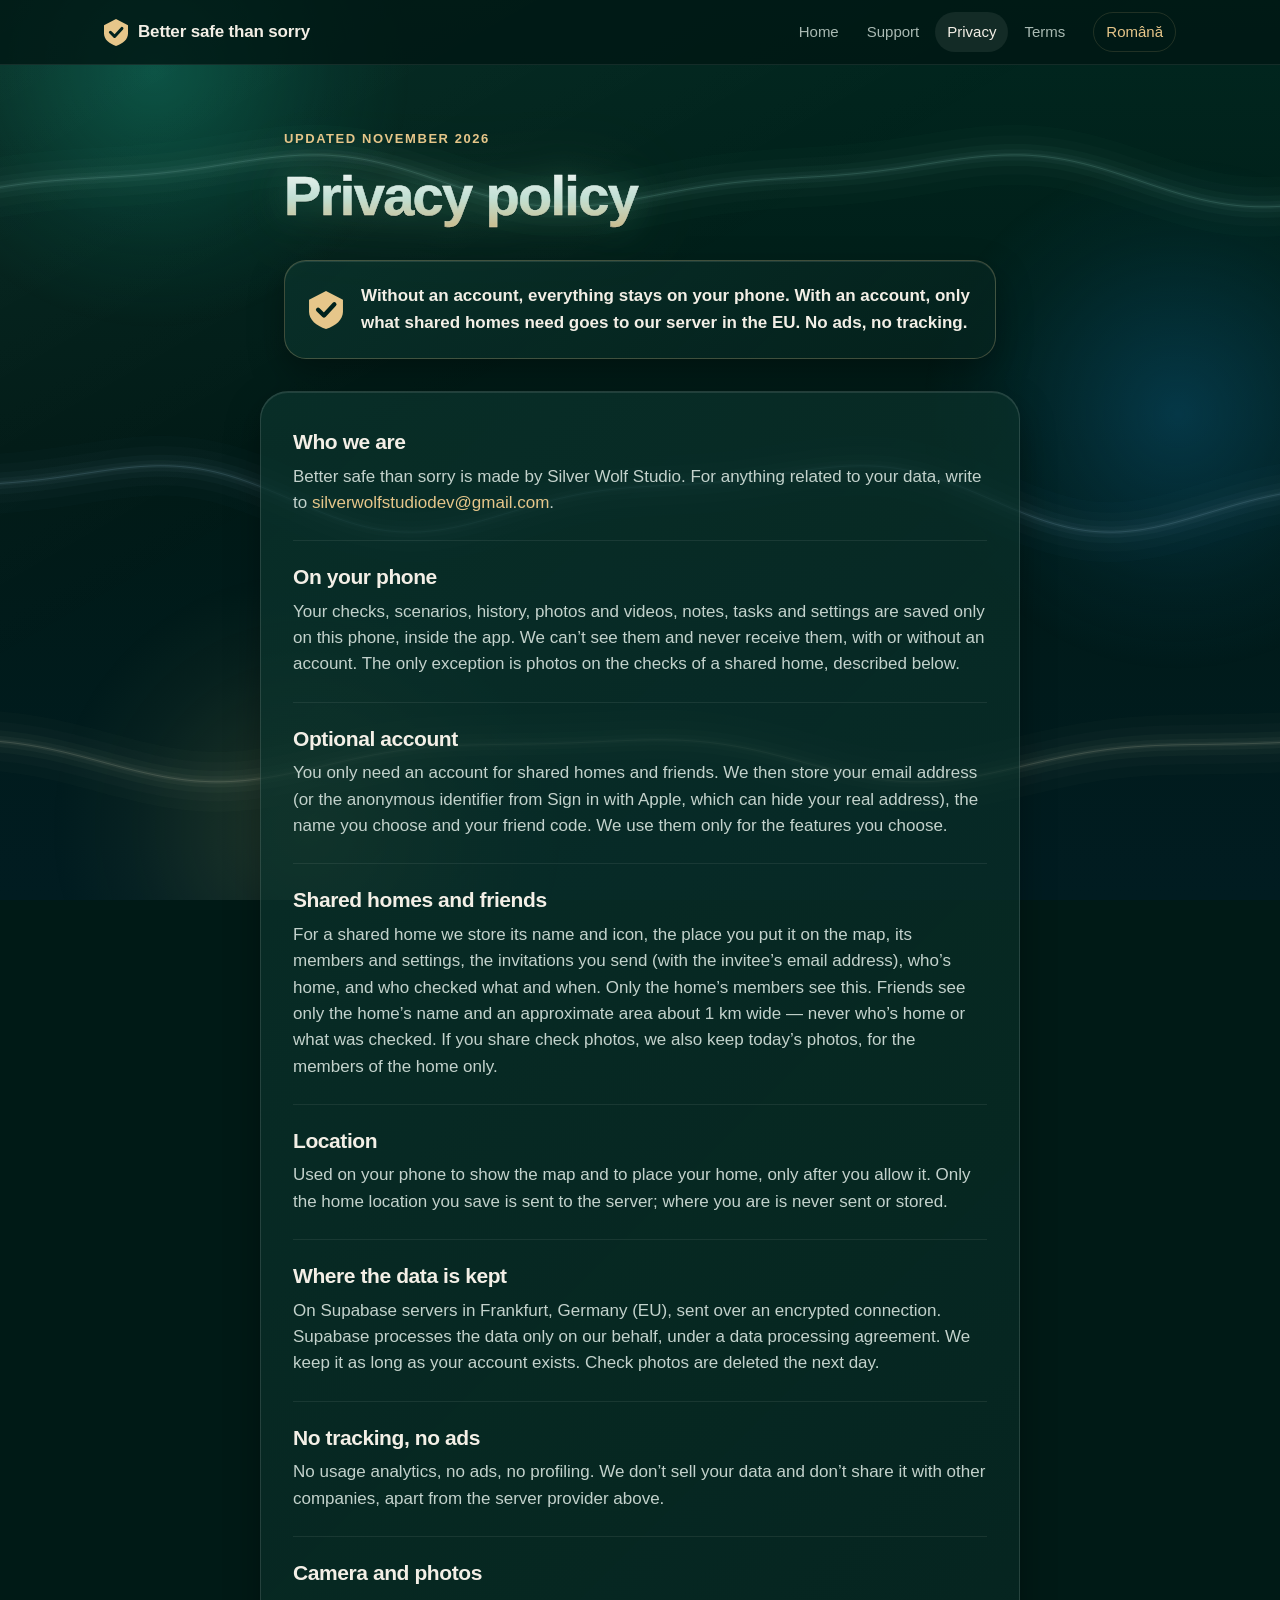
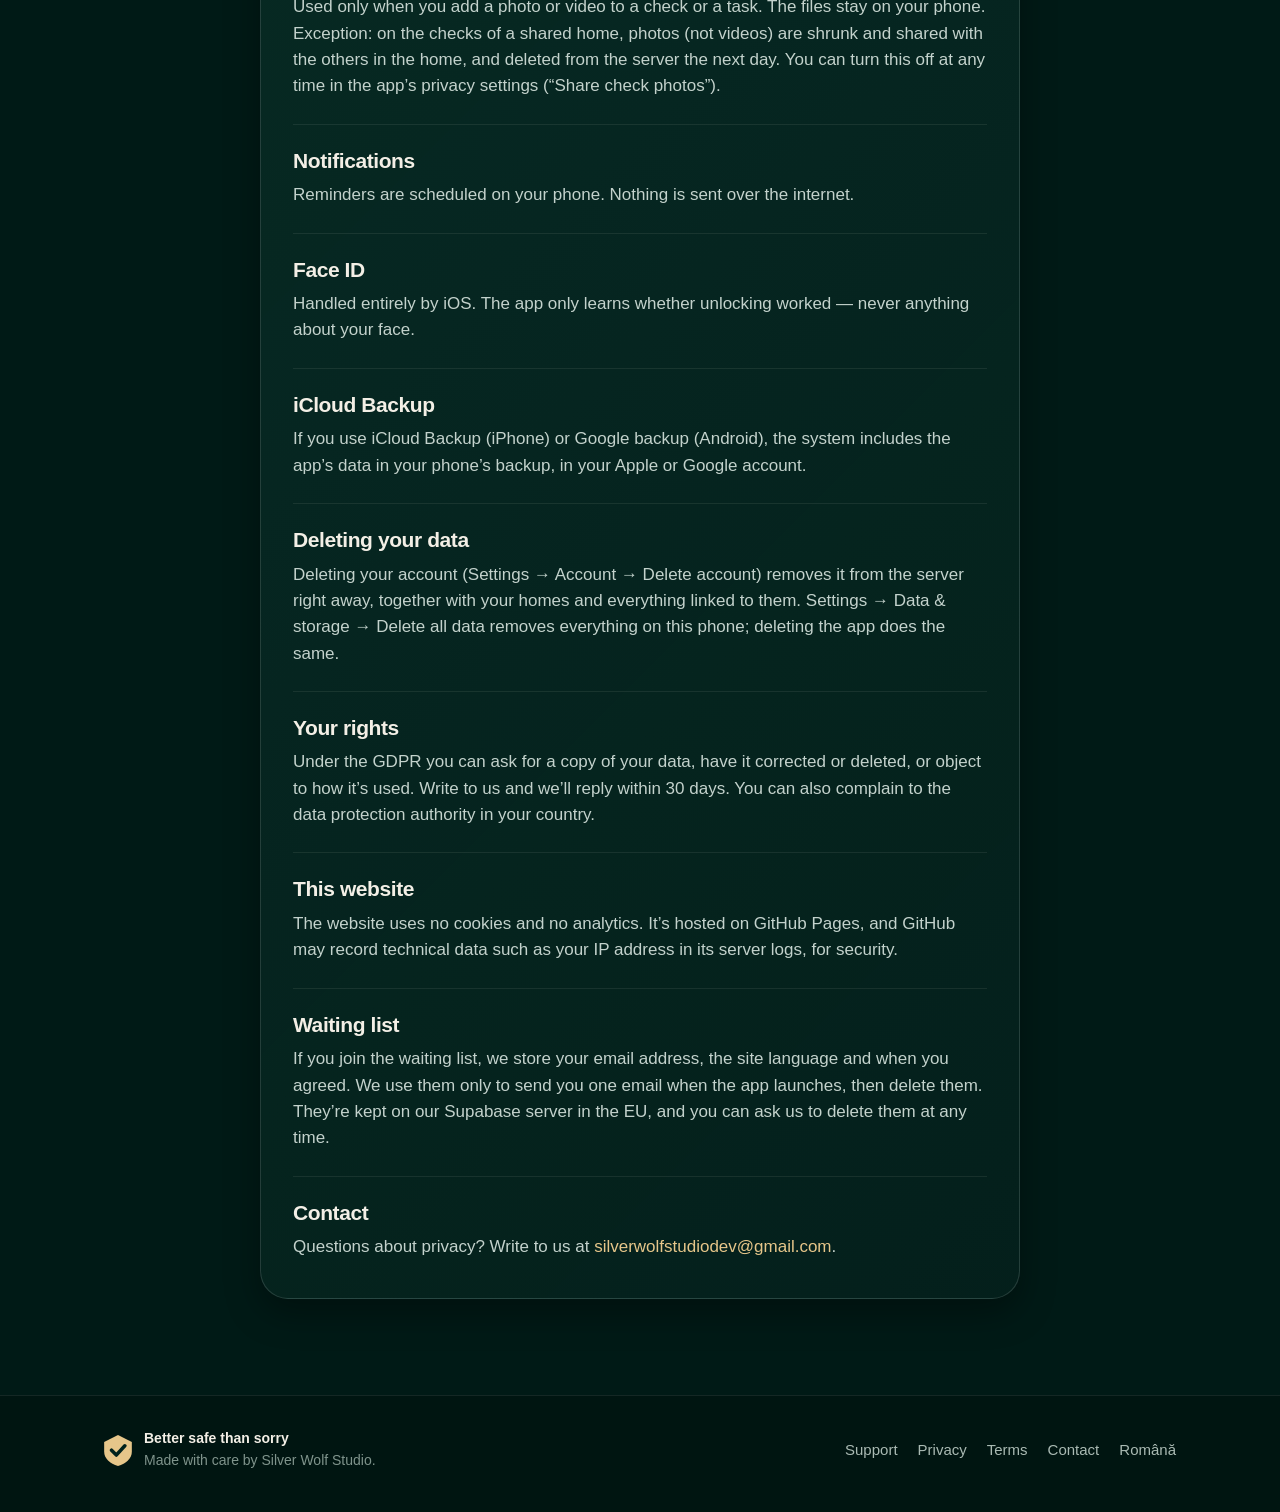
<file: privacy/index.html>
<!doctype html>
<html lang="en">
<head>
  <meta charset="utf-8">
  <meta name="viewport" content="width=device-width, initial-scale=1, viewport-fit=cover">
  <title>Privacy policy · Better safe than sorry</title>
  <meta name="description" content="How Better safe than sorry and this website handle your data.">
  <link rel="canonical" href="https://silverwolfstudio.github.io/privacy/">
  <link rel="alternate" hreflang="en" href="https://silverwolfstudio.github.io/privacy/">
  <link rel="alternate" hreflang="ro" href="https://silverwolfstudio.github.io/ro/privacy/">
  <link rel="alternate" hreflang="x-default" href="https://silverwolfstudio.github.io/privacy/">
  <meta property="og:type" content="website">
  <meta property="og:title" content="Privacy policy · Better safe than sorry">
  <meta property="og:description" content="How Better safe than sorry and this website handle your data.">
  <meta property="og:url" content="https://silverwolfstudio.github.io/privacy/">
  <meta property="og:image" content="https://silverwolfstudio.github.io/icon.png">
  <meta name="theme-color" content="#001A16">
  <link rel="icon" href="/favicon.svg" type="image/svg+xml">
  <link rel="apple-touch-icon" href="/icon.png">
  <link rel="stylesheet" href="/style.css?v=06a3bb905f">
  
</head>
<body class="page-privacy">
  <div class="aurora" aria-hidden="true"><div class="glow glow-1"><i></i></div><div class="glow glow-2"><i></i></div><div class="glow glow-3"><i></i></div><div class="ribbon ribbon-1"><svg width="3500" height="150" viewBox="0 0 7000 300" fill="none" stroke-linecap="round"><path d="M0 188.3L10 190.5L20 192.7L30 194.6L40 196.4L50 198.0L60 199.4L70 200.6L80 201.6L90 202.4L100 203.0L110 203.4L120 203.6L130 203.7L140 203.5L150 203.2L160 202.7L170 202.0L180 201.2L190 200.2L200 199.1L210 197.8L220 196.5L230 195.0L240 193.4L250 191.8L260 190.1L270 188.3L280 186.5L290 184.6L300 182.7L310 180.8L320 178.9L330 176.9L340 175.1L350 173.2L360 171.4L370 169.6L380 167.8L390 166.1L400 164.5L410 162.9L420 161.4L430 160.0L440 158.6L450 157.4L460 156.2L470 155.0L480 154.0L490 153.0L500 152.0L510 151.2L520 150.4L530 149.6L540 148.9L550 148.2L560 147.6L570 147.0L580 146.4L590 145.8L600 145.2L610 144.7L620 144.1L630 143.5L640 142.9L650 142.2L660 141.5L670 140.8L680 140.0L690 139.2L700 138.3L710 137.4L720 136.4L730 135.4L740 134.2L750 133.1L760 131.8L770 130.5L780 129.2L790 127.8L800 126.4L810 124.9L820 123.4L830 121.8L840 120.2L850 118.7L860 117.1L870 115.5L880 113.9L890 112.4L900 110.9L910 109.5L920 108.1L930 106.8L940 105.5L950 104.4L960 103.4L970 102.4L980 101.6L990 101.0L1000 100.4L1010 100.1L1020 99.9L1030 99.8L1040 99.9L1050 100.2L1060 100.7L1070 101.4L1080 102.2L1090 103.2L1100 104.5L1110 105.9L1120 107.5L1130 109.2L1140 111.2L1150 113.3L1160 115.6L1170 118.0L1180 120.6L1190 123.3L1200 126.1L1210 129.1L1220 132.1L1230 135.3L1240 138.5L1250 141.8L1260 145.1L1270 148.4L1280 151.8L1290 155.2L1300 158.6L1310 161.9L1320 165.2L1330 168.4L1340 171.6L1350 174.6L1360 177.6L1370 180.5L1380 183.2L1390 185.8L1400 188.3L1410 190.5L1420 192.7L1430 194.6L1440 196.4L1450 198.0L1460 199.4L1470 200.6L1480 201.6L1490 202.4L1500 203.0L1510 203.4L1520 203.6L1530 203.7L1540 203.5L1550 203.2L1560 202.7L1570 202.0L1580 201.2L1590 200.2L1600 199.1L1610 197.8L1620 196.5L1630 195.0L1640 193.4L1650 191.8L1660 190.1L1670 188.3L1680 186.5L1690 184.6L1700 182.7L1710 180.8L1720 178.9L1730 176.9L1740 175.1L1750 173.2L1760 171.4L1770 169.6L1780 167.8L1790 166.1L1800 164.5L1810 162.9L1820 161.4L1830 160.0L1840 158.6L1850 157.4L1860 156.2L1870 155.0L1880 154.0L1890 153.0L1900 152.0L1910 151.2L1920 150.4L1930 149.6L1940 148.9L1950 148.2L1960 147.6L1970 147.0L1980 146.4L1990 145.8L2000 145.2L2010 144.7L2020 144.1L2030 143.5L2040 142.9L2050 142.2L2060 141.5L2070 140.8L2080 140.0L2090 139.2L2100 138.3L2110 137.4L2120 136.4L2130 135.4L2140 134.2L2150 133.1L2160 131.8L2170 130.5L2180 129.2L2190 127.8L2200 126.4L2210 124.9L2220 123.4L2230 121.8L2240 120.2L2250 118.7L2260 117.1L2270 115.5L2280 113.9L2290 112.4L2300 110.9L2310 109.5L2320 108.1L2330 106.8L2340 105.5L2350 104.4L2360 103.4L2370 102.4L2380 101.6L2390 101.0L2400 100.4L2410 100.1L2420 99.9L2430 99.8L2440 99.9L2450 100.2L2460 100.7L2470 101.4L2480 102.2L2490 103.2L2500 104.5L2510 105.9L2520 107.5L2530 109.2L2540 111.2L2550 113.3L2560 115.6L2570 118.0L2580 120.6L2590 123.3L2600 126.1L2610 129.1L2620 132.1L2630 135.3L2640 138.5L2650 141.8L2660 145.1L2670 148.4L2680 151.8L2690 155.2L2700 158.6L2710 161.9L2720 165.2L2730 168.4L2740 171.6L2750 174.6L2760 177.6L2770 180.5L2780 183.2L2790 185.8L2800 188.3L2810 190.5L2820 192.7L2830 194.6L2840 196.4L2850 198.0L2860 199.4L2870 200.6L2880 201.6L2890 202.4L2900 203.0L2910 203.4L2920 203.6L2930 203.7L2940 203.5L2950 203.2L2960 202.7L2970 202.0L2980 201.2L2990 200.2L3000 199.1L3010 197.8L3020 196.5L3030 195.0L3040 193.4L3050 191.8L3060 190.1L3070 188.3L3080 186.5L3090 184.6L3100 182.7L3110 180.8L3120 178.9L3130 176.9L3140 175.1L3150 173.2L3160 171.4L3170 169.6L3180 167.8L3190 166.1L3200 164.5L3210 162.9L3220 161.4L3230 160.0L3240 158.6L3250 157.4L3260 156.2L3270 155.0L3280 154.0L3290 153.0L3300 152.0L3310 151.2L3320 150.4L3330 149.6L3340 148.9L3350 148.2L3360 147.6L3370 147.0L3380 146.4L3390 145.8L3400 145.2L3410 144.7L3420 144.1L3430 143.5L3440 142.9L3450 142.2L3460 141.5L3470 140.8L3480 140.0L3490 139.2L3500 138.3L3510 137.4L3520 136.4L3530 135.4L3540 134.2L3550 133.1L3560 131.8L3570 130.5L3580 129.2L3590 127.8L3600 126.4L3610 124.9L3620 123.4L3630 121.8L3640 120.2L3650 118.7L3660 117.1L3670 115.5L3680 113.9L3690 112.4L3700 110.9L3710 109.5L3720 108.1L3730 106.8L3740 105.5L3750 104.4L3760 103.4L3770 102.4L3780 101.6L3790 101.0L3800 100.4L3810 100.1L3820 99.9L3830 99.8L3840 99.9L3850 100.2L3860 100.7L3870 101.4L3880 102.2L3890 103.2L3900 104.5L3910 105.9L3920 107.5L3930 109.2L3940 111.2L3950 113.3L3960 115.6L3970 118.0L3980 120.6L3990 123.3L4000 126.1L4010 129.1L4020 132.1L4030 135.3L4040 138.5L4050 141.8L4060 145.1L4070 148.4L4080 151.8L4090 155.2L4100 158.6L4110 161.9L4120 165.2L4130 168.4L4140 171.6L4150 174.6L4160 177.6L4170 180.5L4180 183.2L4190 185.8L4200 188.3L4210 190.5L4220 192.7L4230 194.6L4240 196.4L4250 198.0L4260 199.4L4270 200.6L4280 201.6L4290 202.4L4300 203.0L4310 203.4L4320 203.6L4330 203.7L4340 203.5L4350 203.2L4360 202.7L4370 202.0L4380 201.2L4390 200.2L4400 199.1L4410 197.8L4420 196.5L4430 195.0L4440 193.4L4450 191.8L4460 190.1L4470 188.3L4480 186.5L4490 184.6L4500 182.7L4510 180.8L4520 178.9L4530 176.9L4540 175.1L4550 173.2L4560 171.4L4570 169.6L4580 167.8L4590 166.1L4600 164.5L4610 162.9L4620 161.4L4630 160.0L4640 158.6L4650 157.4L4660 156.2L4670 155.0L4680 154.0L4690 153.0L4700 152.0L4710 151.2L4720 150.4L4730 149.6L4740 148.9L4750 148.2L4760 147.6L4770 147.0L4780 146.4L4790 145.8L4800 145.2L4810 144.7L4820 144.1L4830 143.5L4840 142.9L4850 142.2L4860 141.5L4870 140.8L4880 140.0L4890 139.2L4900 138.3L4910 137.4L4920 136.4L4930 135.4L4940 134.2L4950 133.1L4960 131.8L4970 130.5L4980 129.2L4990 127.8L5000 126.4L5010 124.9L5020 123.4L5030 121.8L5040 120.2L5050 118.7L5060 117.1L5070 115.5L5080 113.9L5090 112.4L5100 110.9L5110 109.5L5120 108.1L5130 106.8L5140 105.5L5150 104.4L5160 103.4L5170 102.4L5180 101.6L5190 101.0L5200 100.4L5210 100.1L5220 99.9L5230 99.8L5240 99.9L5250 100.2L5260 100.7L5270 101.4L5280 102.2L5290 103.2L5300 104.5L5310 105.9L5320 107.5L5330 109.2L5340 111.2L5350 113.3L5360 115.6L5370 118.0L5380 120.6L5390 123.3L5400 126.1L5410 129.1L5420 132.1L5430 135.3L5440 138.5L5450 141.8L5460 145.1L5470 148.4L5480 151.8L5490 155.2L5500 158.6L5510 161.9L5520 165.2L5530 168.4L5540 171.6L5550 174.6L5560 177.6L5570 180.5L5580 183.2L5590 185.8L5600 188.3L5610 190.5L5620 192.7L5630 194.6L5640 196.4L5650 198.0L5660 199.4L5670 200.6L5680 201.6L5690 202.4L5700 203.0L5710 203.4L5720 203.6L5730 203.7L5740 203.5L5750 203.2L5760 202.7L5770 202.0L5780 201.2L5790 200.2L5800 199.1L5810 197.8L5820 196.5L5830 195.0L5840 193.4L5850 191.8L5860 190.1L5870 188.3L5880 186.5L5890 184.6L5900 182.7L5910 180.8L5920 178.9L5930 176.9L5940 175.1L5950 173.2L5960 171.4L5970 169.6L5980 167.8L5990 166.1L6000 164.5L6010 162.9L6020 161.4L6030 160.0L6040 158.6L6050 157.4L6060 156.2L6070 155.0L6080 154.0L6090 153.0L6100 152.0L6110 151.2L6120 150.4L6130 149.6L6140 148.9L6150 148.2L6160 147.6L6170 147.0L6180 146.4L6190 145.8L6200 145.2L6210 144.7L6220 144.1L6230 143.5L6240 142.9L6250 142.2L6260 141.5L6270 140.8L6280 140.0L6290 139.2L6300 138.3L6310 137.4L6320 136.4L6330 135.4L6340 134.2L6350 133.1L6360 131.8L6370 130.5L6380 129.2L6390 127.8L6400 126.4L6410 124.9L6420 123.4L6430 121.8L6440 120.2L6450 118.7L6460 117.1L6470 115.5L6480 113.9L6490 112.4L6500 110.9L6510 109.5L6520 108.1L6530 106.8L6540 105.5L6550 104.4L6560 103.4L6570 102.4L6580 101.6L6590 101.0L6600 100.4L6610 100.1L6620 99.9L6630 99.8L6640 99.9L6650 100.2L6660 100.7L6670 101.4L6680 102.2L6690 103.2L6700 104.5L6710 105.9L6720 107.5L6730 109.2L6740 111.2L6750 113.3L6760 115.6L6770 118.0L6780 120.6L6790 123.3L6800 126.1L6810 129.1L6820 132.1L6830 135.3L6840 138.5L6850 141.8L6860 145.1L6870 148.4L6880 151.8L6890 155.2L6900 158.6L6910 161.9L6920 165.2L6930 168.4L6940 171.6L6950 174.6L6960 177.6L6970 180.5L6980 183.2L6990 185.8L7000 188.3" stroke="#79b6a9" stroke-opacity="0.018" stroke-width="120"/><path d="M0 188.3L10 190.5L20 192.7L30 194.6L40 196.4L50 198.0L60 199.4L70 200.6L80 201.6L90 202.4L100 203.0L110 203.4L120 203.6L130 203.7L140 203.5L150 203.2L160 202.7L170 202.0L180 201.2L190 200.2L200 199.1L210 197.8L220 196.5L230 195.0L240 193.4L250 191.8L260 190.1L270 188.3L280 186.5L290 184.6L300 182.7L310 180.8L320 178.9L330 176.9L340 175.1L350 173.2L360 171.4L370 169.6L380 167.8L390 166.1L400 164.5L410 162.9L420 161.4L430 160.0L440 158.6L450 157.4L460 156.2L470 155.0L480 154.0L490 153.0L500 152.0L510 151.2L520 150.4L530 149.6L540 148.9L550 148.2L560 147.6L570 147.0L580 146.4L590 145.8L600 145.2L610 144.7L620 144.1L630 143.5L640 142.9L650 142.2L660 141.5L670 140.8L680 140.0L690 139.2L700 138.3L710 137.4L720 136.4L730 135.4L740 134.2L750 133.1L760 131.8L770 130.5L780 129.2L790 127.8L800 126.4L810 124.9L820 123.4L830 121.8L840 120.2L850 118.7L860 117.1L870 115.5L880 113.9L890 112.4L900 110.9L910 109.5L920 108.1L930 106.8L940 105.5L950 104.4L960 103.4L970 102.4L980 101.6L990 101.0L1000 100.4L1010 100.1L1020 99.9L1030 99.8L1040 99.9L1050 100.2L1060 100.7L1070 101.4L1080 102.2L1090 103.2L1100 104.5L1110 105.9L1120 107.5L1130 109.2L1140 111.2L1150 113.3L1160 115.6L1170 118.0L1180 120.6L1190 123.3L1200 126.1L1210 129.1L1220 132.1L1230 135.3L1240 138.5L1250 141.8L1260 145.1L1270 148.4L1280 151.8L1290 155.2L1300 158.6L1310 161.9L1320 165.2L1330 168.4L1340 171.6L1350 174.6L1360 177.6L1370 180.5L1380 183.2L1390 185.8L1400 188.3L1410 190.5L1420 192.7L1430 194.6L1440 196.4L1450 198.0L1460 199.4L1470 200.6L1480 201.6L1490 202.4L1500 203.0L1510 203.4L1520 203.6L1530 203.7L1540 203.5L1550 203.2L1560 202.7L1570 202.0L1580 201.2L1590 200.2L1600 199.1L1610 197.8L1620 196.5L1630 195.0L1640 193.4L1650 191.8L1660 190.1L1670 188.3L1680 186.5L1690 184.6L1700 182.7L1710 180.8L1720 178.9L1730 176.9L1740 175.1L1750 173.2L1760 171.4L1770 169.6L1780 167.8L1790 166.1L1800 164.5L1810 162.9L1820 161.4L1830 160.0L1840 158.6L1850 157.4L1860 156.2L1870 155.0L1880 154.0L1890 153.0L1900 152.0L1910 151.2L1920 150.4L1930 149.6L1940 148.9L1950 148.2L1960 147.6L1970 147.0L1980 146.4L1990 145.8L2000 145.2L2010 144.7L2020 144.1L2030 143.5L2040 142.9L2050 142.2L2060 141.5L2070 140.8L2080 140.0L2090 139.2L2100 138.3L2110 137.4L2120 136.4L2130 135.4L2140 134.2L2150 133.1L2160 131.8L2170 130.5L2180 129.2L2190 127.8L2200 126.4L2210 124.9L2220 123.4L2230 121.8L2240 120.2L2250 118.7L2260 117.1L2270 115.5L2280 113.9L2290 112.4L2300 110.9L2310 109.5L2320 108.1L2330 106.8L2340 105.5L2350 104.4L2360 103.4L2370 102.4L2380 101.6L2390 101.0L2400 100.4L2410 100.1L2420 99.9L2430 99.8L2440 99.9L2450 100.2L2460 100.7L2470 101.4L2480 102.2L2490 103.2L2500 104.5L2510 105.9L2520 107.5L2530 109.2L2540 111.2L2550 113.3L2560 115.6L2570 118.0L2580 120.6L2590 123.3L2600 126.1L2610 129.1L2620 132.1L2630 135.3L2640 138.5L2650 141.8L2660 145.1L2670 148.4L2680 151.8L2690 155.2L2700 158.6L2710 161.9L2720 165.2L2730 168.4L2740 171.6L2750 174.6L2760 177.6L2770 180.5L2780 183.2L2790 185.8L2800 188.3L2810 190.5L2820 192.7L2830 194.6L2840 196.4L2850 198.0L2860 199.4L2870 200.6L2880 201.6L2890 202.4L2900 203.0L2910 203.4L2920 203.6L2930 203.7L2940 203.5L2950 203.2L2960 202.7L2970 202.0L2980 201.2L2990 200.2L3000 199.1L3010 197.8L3020 196.5L3030 195.0L3040 193.4L3050 191.8L3060 190.1L3070 188.3L3080 186.5L3090 184.6L3100 182.7L3110 180.8L3120 178.9L3130 176.9L3140 175.1L3150 173.2L3160 171.4L3170 169.6L3180 167.8L3190 166.1L3200 164.5L3210 162.9L3220 161.4L3230 160.0L3240 158.6L3250 157.4L3260 156.2L3270 155.0L3280 154.0L3290 153.0L3300 152.0L3310 151.2L3320 150.4L3330 149.6L3340 148.9L3350 148.2L3360 147.6L3370 147.0L3380 146.4L3390 145.8L3400 145.2L3410 144.7L3420 144.1L3430 143.5L3440 142.9L3450 142.2L3460 141.5L3470 140.8L3480 140.0L3490 139.2L3500 138.3L3510 137.4L3520 136.4L3530 135.4L3540 134.2L3550 133.1L3560 131.8L3570 130.5L3580 129.2L3590 127.8L3600 126.4L3610 124.9L3620 123.4L3630 121.8L3640 120.2L3650 118.7L3660 117.1L3670 115.5L3680 113.9L3690 112.4L3700 110.9L3710 109.5L3720 108.1L3730 106.8L3740 105.5L3750 104.4L3760 103.4L3770 102.4L3780 101.6L3790 101.0L3800 100.4L3810 100.1L3820 99.9L3830 99.8L3840 99.9L3850 100.2L3860 100.7L3870 101.4L3880 102.2L3890 103.2L3900 104.5L3910 105.9L3920 107.5L3930 109.2L3940 111.2L3950 113.3L3960 115.6L3970 118.0L3980 120.6L3990 123.3L4000 126.1L4010 129.1L4020 132.1L4030 135.3L4040 138.5L4050 141.8L4060 145.1L4070 148.4L4080 151.8L4090 155.2L4100 158.6L4110 161.9L4120 165.2L4130 168.4L4140 171.6L4150 174.6L4160 177.6L4170 180.5L4180 183.2L4190 185.8L4200 188.3L4210 190.5L4220 192.7L4230 194.6L4240 196.4L4250 198.0L4260 199.4L4270 200.6L4280 201.6L4290 202.4L4300 203.0L4310 203.4L4320 203.6L4330 203.7L4340 203.5L4350 203.2L4360 202.7L4370 202.0L4380 201.2L4390 200.2L4400 199.1L4410 197.8L4420 196.5L4430 195.0L4440 193.4L4450 191.8L4460 190.1L4470 188.3L4480 186.5L4490 184.6L4500 182.7L4510 180.8L4520 178.9L4530 176.9L4540 175.1L4550 173.2L4560 171.4L4570 169.6L4580 167.8L4590 166.1L4600 164.5L4610 162.9L4620 161.4L4630 160.0L4640 158.6L4650 157.4L4660 156.2L4670 155.0L4680 154.0L4690 153.0L4700 152.0L4710 151.2L4720 150.4L4730 149.6L4740 148.9L4750 148.2L4760 147.6L4770 147.0L4780 146.4L4790 145.8L4800 145.2L4810 144.7L4820 144.1L4830 143.5L4840 142.9L4850 142.2L4860 141.5L4870 140.8L4880 140.0L4890 139.2L4900 138.3L4910 137.4L4920 136.4L4930 135.4L4940 134.2L4950 133.1L4960 131.8L4970 130.5L4980 129.2L4990 127.8L5000 126.4L5010 124.9L5020 123.4L5030 121.8L5040 120.2L5050 118.7L5060 117.1L5070 115.5L5080 113.9L5090 112.4L5100 110.9L5110 109.5L5120 108.1L5130 106.8L5140 105.5L5150 104.4L5160 103.4L5170 102.4L5180 101.6L5190 101.0L5200 100.4L5210 100.1L5220 99.9L5230 99.8L5240 99.9L5250 100.2L5260 100.7L5270 101.4L5280 102.2L5290 103.2L5300 104.5L5310 105.9L5320 107.5L5330 109.2L5340 111.2L5350 113.3L5360 115.6L5370 118.0L5380 120.6L5390 123.3L5400 126.1L5410 129.1L5420 132.1L5430 135.3L5440 138.5L5450 141.8L5460 145.1L5470 148.4L5480 151.8L5490 155.2L5500 158.6L5510 161.9L5520 165.2L5530 168.4L5540 171.6L5550 174.6L5560 177.6L5570 180.5L5580 183.2L5590 185.8L5600 188.3L5610 190.5L5620 192.7L5630 194.6L5640 196.4L5650 198.0L5660 199.4L5670 200.6L5680 201.6L5690 202.4L5700 203.0L5710 203.4L5720 203.6L5730 203.7L5740 203.5L5750 203.2L5760 202.7L5770 202.0L5780 201.2L5790 200.2L5800 199.1L5810 197.8L5820 196.5L5830 195.0L5840 193.4L5850 191.8L5860 190.1L5870 188.3L5880 186.5L5890 184.6L5900 182.7L5910 180.8L5920 178.9L5930 176.9L5940 175.1L5950 173.2L5960 171.4L5970 169.6L5980 167.8L5990 166.1L6000 164.5L6010 162.9L6020 161.4L6030 160.0L6040 158.6L6050 157.4L6060 156.2L6070 155.0L6080 154.0L6090 153.0L6100 152.0L6110 151.2L6120 150.4L6130 149.6L6140 148.9L6150 148.2L6160 147.6L6170 147.0L6180 146.4L6190 145.8L6200 145.2L6210 144.7L6220 144.1L6230 143.5L6240 142.9L6250 142.2L6260 141.5L6270 140.8L6280 140.0L6290 139.2L6300 138.3L6310 137.4L6320 136.4L6330 135.4L6340 134.2L6350 133.1L6360 131.8L6370 130.5L6380 129.2L6390 127.8L6400 126.4L6410 124.9L6420 123.4L6430 121.8L6440 120.2L6450 118.7L6460 117.1L6470 115.5L6480 113.9L6490 112.4L6500 110.9L6510 109.5L6520 108.1L6530 106.8L6540 105.5L6550 104.4L6560 103.4L6570 102.4L6580 101.6L6590 101.0L6600 100.4L6610 100.1L6620 99.9L6630 99.8L6640 99.9L6650 100.2L6660 100.7L6670 101.4L6680 102.2L6690 103.2L6700 104.5L6710 105.9L6720 107.5L6730 109.2L6740 111.2L6750 113.3L6760 115.6L6770 118.0L6780 120.6L6790 123.3L6800 126.1L6810 129.1L6820 132.1L6830 135.3L6840 138.5L6850 141.8L6860 145.1L6870 148.4L6880 151.8L6890 155.2L6900 158.6L6910 161.9L6920 165.2L6930 168.4L6940 171.6L6950 174.6L6960 177.6L6970 180.5L6980 183.2L6990 185.8L7000 188.3" stroke="#79b6a9" stroke-opacity="0.025" stroke-width="78"/><path d="M0 188.3L10 190.5L20 192.7L30 194.6L40 196.4L50 198.0L60 199.4L70 200.6L80 201.6L90 202.4L100 203.0L110 203.4L120 203.6L130 203.7L140 203.5L150 203.2L160 202.7L170 202.0L180 201.2L190 200.2L200 199.1L210 197.8L220 196.5L230 195.0L240 193.4L250 191.8L260 190.1L270 188.3L280 186.5L290 184.6L300 182.7L310 180.8L320 178.9L330 176.9L340 175.1L350 173.2L360 171.4L370 169.6L380 167.8L390 166.1L400 164.5L410 162.9L420 161.4L430 160.0L440 158.6L450 157.4L460 156.2L470 155.0L480 154.0L490 153.0L500 152.0L510 151.2L520 150.4L530 149.6L540 148.9L550 148.2L560 147.6L570 147.0L580 146.4L590 145.8L600 145.2L610 144.7L620 144.1L630 143.5L640 142.9L650 142.2L660 141.5L670 140.8L680 140.0L690 139.2L700 138.3L710 137.4L720 136.4L730 135.4L740 134.2L750 133.1L760 131.8L770 130.5L780 129.2L790 127.8L800 126.4L810 124.9L820 123.4L830 121.8L840 120.2L850 118.7L860 117.1L870 115.5L880 113.9L890 112.4L900 110.9L910 109.5L920 108.1L930 106.8L940 105.5L950 104.4L960 103.4L970 102.4L980 101.6L990 101.0L1000 100.4L1010 100.1L1020 99.9L1030 99.8L1040 99.9L1050 100.2L1060 100.7L1070 101.4L1080 102.2L1090 103.2L1100 104.5L1110 105.9L1120 107.5L1130 109.2L1140 111.2L1150 113.3L1160 115.6L1170 118.0L1180 120.6L1190 123.3L1200 126.1L1210 129.1L1220 132.1L1230 135.3L1240 138.5L1250 141.8L1260 145.1L1270 148.4L1280 151.8L1290 155.2L1300 158.6L1310 161.9L1320 165.2L1330 168.4L1340 171.6L1350 174.6L1360 177.6L1370 180.5L1380 183.2L1390 185.8L1400 188.3L1410 190.5L1420 192.7L1430 194.6L1440 196.4L1450 198.0L1460 199.4L1470 200.6L1480 201.6L1490 202.4L1500 203.0L1510 203.4L1520 203.6L1530 203.7L1540 203.5L1550 203.2L1560 202.7L1570 202.0L1580 201.2L1590 200.2L1600 199.1L1610 197.8L1620 196.5L1630 195.0L1640 193.4L1650 191.8L1660 190.1L1670 188.3L1680 186.5L1690 184.6L1700 182.7L1710 180.8L1720 178.9L1730 176.9L1740 175.1L1750 173.2L1760 171.4L1770 169.6L1780 167.8L1790 166.1L1800 164.5L1810 162.9L1820 161.4L1830 160.0L1840 158.6L1850 157.4L1860 156.2L1870 155.0L1880 154.0L1890 153.0L1900 152.0L1910 151.2L1920 150.4L1930 149.6L1940 148.9L1950 148.2L1960 147.6L1970 147.0L1980 146.4L1990 145.8L2000 145.2L2010 144.7L2020 144.1L2030 143.5L2040 142.9L2050 142.2L2060 141.5L2070 140.8L2080 140.0L2090 139.2L2100 138.3L2110 137.4L2120 136.4L2130 135.4L2140 134.2L2150 133.1L2160 131.8L2170 130.5L2180 129.2L2190 127.8L2200 126.4L2210 124.9L2220 123.4L2230 121.8L2240 120.2L2250 118.7L2260 117.1L2270 115.5L2280 113.9L2290 112.4L2300 110.9L2310 109.5L2320 108.1L2330 106.8L2340 105.5L2350 104.4L2360 103.4L2370 102.4L2380 101.6L2390 101.0L2400 100.4L2410 100.1L2420 99.9L2430 99.8L2440 99.9L2450 100.2L2460 100.7L2470 101.4L2480 102.2L2490 103.2L2500 104.5L2510 105.9L2520 107.5L2530 109.2L2540 111.2L2550 113.3L2560 115.6L2570 118.0L2580 120.6L2590 123.3L2600 126.1L2610 129.1L2620 132.1L2630 135.3L2640 138.5L2650 141.8L2660 145.1L2670 148.4L2680 151.8L2690 155.2L2700 158.6L2710 161.9L2720 165.2L2730 168.4L2740 171.6L2750 174.6L2760 177.6L2770 180.5L2780 183.2L2790 185.8L2800 188.3L2810 190.5L2820 192.7L2830 194.6L2840 196.4L2850 198.0L2860 199.4L2870 200.6L2880 201.6L2890 202.4L2900 203.0L2910 203.4L2920 203.6L2930 203.7L2940 203.5L2950 203.2L2960 202.7L2970 202.0L2980 201.2L2990 200.2L3000 199.1L3010 197.8L3020 196.5L3030 195.0L3040 193.4L3050 191.8L3060 190.1L3070 188.3L3080 186.5L3090 184.6L3100 182.7L3110 180.8L3120 178.9L3130 176.9L3140 175.1L3150 173.2L3160 171.4L3170 169.6L3180 167.8L3190 166.1L3200 164.5L3210 162.9L3220 161.4L3230 160.0L3240 158.6L3250 157.4L3260 156.2L3270 155.0L3280 154.0L3290 153.0L3300 152.0L3310 151.2L3320 150.4L3330 149.6L3340 148.9L3350 148.2L3360 147.6L3370 147.0L3380 146.4L3390 145.8L3400 145.2L3410 144.7L3420 144.1L3430 143.5L3440 142.9L3450 142.2L3460 141.5L3470 140.8L3480 140.0L3490 139.2L3500 138.3L3510 137.4L3520 136.4L3530 135.4L3540 134.2L3550 133.1L3560 131.8L3570 130.5L3580 129.2L3590 127.8L3600 126.4L3610 124.9L3620 123.4L3630 121.8L3640 120.2L3650 118.7L3660 117.1L3670 115.5L3680 113.9L3690 112.4L3700 110.9L3710 109.5L3720 108.1L3730 106.8L3740 105.5L3750 104.4L3760 103.4L3770 102.4L3780 101.6L3790 101.0L3800 100.4L3810 100.1L3820 99.9L3830 99.8L3840 99.9L3850 100.2L3860 100.7L3870 101.4L3880 102.2L3890 103.2L3900 104.5L3910 105.9L3920 107.5L3930 109.2L3940 111.2L3950 113.3L3960 115.6L3970 118.0L3980 120.6L3990 123.3L4000 126.1L4010 129.1L4020 132.1L4030 135.3L4040 138.5L4050 141.8L4060 145.1L4070 148.4L4080 151.8L4090 155.2L4100 158.6L4110 161.9L4120 165.2L4130 168.4L4140 171.6L4150 174.6L4160 177.6L4170 180.5L4180 183.2L4190 185.8L4200 188.3L4210 190.5L4220 192.7L4230 194.6L4240 196.4L4250 198.0L4260 199.4L4270 200.6L4280 201.6L4290 202.4L4300 203.0L4310 203.4L4320 203.6L4330 203.7L4340 203.5L4350 203.2L4360 202.7L4370 202.0L4380 201.2L4390 200.2L4400 199.1L4410 197.8L4420 196.5L4430 195.0L4440 193.4L4450 191.8L4460 190.1L4470 188.3L4480 186.5L4490 184.6L4500 182.7L4510 180.8L4520 178.9L4530 176.9L4540 175.1L4550 173.2L4560 171.4L4570 169.6L4580 167.8L4590 166.1L4600 164.5L4610 162.9L4620 161.4L4630 160.0L4640 158.6L4650 157.4L4660 156.2L4670 155.0L4680 154.0L4690 153.0L4700 152.0L4710 151.2L4720 150.4L4730 149.6L4740 148.9L4750 148.2L4760 147.6L4770 147.0L4780 146.4L4790 145.8L4800 145.2L4810 144.7L4820 144.1L4830 143.5L4840 142.9L4850 142.2L4860 141.5L4870 140.8L4880 140.0L4890 139.2L4900 138.3L4910 137.4L4920 136.4L4930 135.4L4940 134.2L4950 133.1L4960 131.8L4970 130.5L4980 129.2L4990 127.8L5000 126.4L5010 124.9L5020 123.4L5030 121.8L5040 120.2L5050 118.7L5060 117.1L5070 115.5L5080 113.9L5090 112.4L5100 110.9L5110 109.5L5120 108.1L5130 106.8L5140 105.5L5150 104.4L5160 103.4L5170 102.4L5180 101.6L5190 101.0L5200 100.4L5210 100.1L5220 99.9L5230 99.8L5240 99.9L5250 100.2L5260 100.7L5270 101.4L5280 102.2L5290 103.2L5300 104.5L5310 105.9L5320 107.5L5330 109.2L5340 111.2L5350 113.3L5360 115.6L5370 118.0L5380 120.6L5390 123.3L5400 126.1L5410 129.1L5420 132.1L5430 135.3L5440 138.5L5450 141.8L5460 145.1L5470 148.4L5480 151.8L5490 155.2L5500 158.6L5510 161.9L5520 165.2L5530 168.4L5540 171.6L5550 174.6L5560 177.6L5570 180.5L5580 183.2L5590 185.8L5600 188.3L5610 190.5L5620 192.7L5630 194.6L5640 196.4L5650 198.0L5660 199.4L5670 200.6L5680 201.6L5690 202.4L5700 203.0L5710 203.4L5720 203.6L5730 203.7L5740 203.5L5750 203.2L5760 202.7L5770 202.0L5780 201.2L5790 200.2L5800 199.1L5810 197.8L5820 196.5L5830 195.0L5840 193.4L5850 191.8L5860 190.1L5870 188.3L5880 186.5L5890 184.6L5900 182.7L5910 180.8L5920 178.9L5930 176.9L5940 175.1L5950 173.2L5960 171.4L5970 169.6L5980 167.8L5990 166.1L6000 164.5L6010 162.9L6020 161.4L6030 160.0L6040 158.6L6050 157.4L6060 156.2L6070 155.0L6080 154.0L6090 153.0L6100 152.0L6110 151.2L6120 150.4L6130 149.6L6140 148.9L6150 148.2L6160 147.6L6170 147.0L6180 146.4L6190 145.8L6200 145.2L6210 144.7L6220 144.1L6230 143.5L6240 142.9L6250 142.2L6260 141.5L6270 140.8L6280 140.0L6290 139.2L6300 138.3L6310 137.4L6320 136.4L6330 135.4L6340 134.2L6350 133.1L6360 131.8L6370 130.5L6380 129.2L6390 127.8L6400 126.4L6410 124.9L6420 123.4L6430 121.8L6440 120.2L6450 118.7L6460 117.1L6470 115.5L6480 113.9L6490 112.4L6500 110.9L6510 109.5L6520 108.1L6530 106.8L6540 105.5L6550 104.4L6560 103.4L6570 102.4L6580 101.6L6590 101.0L6600 100.4L6610 100.1L6620 99.9L6630 99.8L6640 99.9L6650 100.2L6660 100.7L6670 101.4L6680 102.2L6690 103.2L6700 104.5L6710 105.9L6720 107.5L6730 109.2L6740 111.2L6750 113.3L6760 115.6L6770 118.0L6780 120.6L6790 123.3L6800 126.1L6810 129.1L6820 132.1L6830 135.3L6840 138.5L6850 141.8L6860 145.1L6870 148.4L6880 151.8L6890 155.2L6900 158.6L6910 161.9L6920 165.2L6930 168.4L6940 171.6L6950 174.6L6960 177.6L6970 180.5L6980 183.2L6990 185.8L7000 188.3" stroke="#79b6a9" stroke-opacity="0.035" stroke-width="44"/><path d="M0 188.3L10 190.5L20 192.7L30 194.6L40 196.4L50 198.0L60 199.4L70 200.6L80 201.6L90 202.4L100 203.0L110 203.4L120 203.6L130 203.7L140 203.5L150 203.2L160 202.7L170 202.0L180 201.2L190 200.2L200 199.1L210 197.8L220 196.5L230 195.0L240 193.4L250 191.8L260 190.1L270 188.3L280 186.5L290 184.6L300 182.7L310 180.8L320 178.9L330 176.9L340 175.1L350 173.2L360 171.4L370 169.6L380 167.8L390 166.1L400 164.5L410 162.9L420 161.4L430 160.0L440 158.6L450 157.4L460 156.2L470 155.0L480 154.0L490 153.0L500 152.0L510 151.2L520 150.4L530 149.6L540 148.9L550 148.2L560 147.6L570 147.0L580 146.4L590 145.8L600 145.2L610 144.7L620 144.1L630 143.5L640 142.9L650 142.2L660 141.5L670 140.8L680 140.0L690 139.2L700 138.3L710 137.4L720 136.4L730 135.4L740 134.2L750 133.1L760 131.8L770 130.5L780 129.2L790 127.8L800 126.4L810 124.9L820 123.4L830 121.8L840 120.2L850 118.7L860 117.1L870 115.5L880 113.9L890 112.4L900 110.9L910 109.5L920 108.1L930 106.8L940 105.5L950 104.4L960 103.4L970 102.4L980 101.6L990 101.0L1000 100.4L1010 100.1L1020 99.9L1030 99.8L1040 99.9L1050 100.2L1060 100.7L1070 101.4L1080 102.2L1090 103.2L1100 104.5L1110 105.9L1120 107.5L1130 109.2L1140 111.2L1150 113.3L1160 115.6L1170 118.0L1180 120.6L1190 123.3L1200 126.1L1210 129.1L1220 132.1L1230 135.3L1240 138.5L1250 141.8L1260 145.1L1270 148.4L1280 151.8L1290 155.2L1300 158.6L1310 161.9L1320 165.2L1330 168.4L1340 171.6L1350 174.6L1360 177.6L1370 180.5L1380 183.2L1390 185.8L1400 188.3L1410 190.5L1420 192.7L1430 194.6L1440 196.4L1450 198.0L1460 199.4L1470 200.6L1480 201.6L1490 202.4L1500 203.0L1510 203.4L1520 203.6L1530 203.7L1540 203.5L1550 203.2L1560 202.7L1570 202.0L1580 201.2L1590 200.2L1600 199.1L1610 197.8L1620 196.5L1630 195.0L1640 193.4L1650 191.8L1660 190.1L1670 188.3L1680 186.5L1690 184.6L1700 182.7L1710 180.8L1720 178.9L1730 176.9L1740 175.1L1750 173.2L1760 171.4L1770 169.6L1780 167.8L1790 166.1L1800 164.5L1810 162.9L1820 161.4L1830 160.0L1840 158.6L1850 157.4L1860 156.2L1870 155.0L1880 154.0L1890 153.0L1900 152.0L1910 151.2L1920 150.4L1930 149.6L1940 148.9L1950 148.2L1960 147.6L1970 147.0L1980 146.4L1990 145.8L2000 145.2L2010 144.7L2020 144.1L2030 143.5L2040 142.9L2050 142.2L2060 141.5L2070 140.8L2080 140.0L2090 139.2L2100 138.3L2110 137.4L2120 136.4L2130 135.4L2140 134.2L2150 133.1L2160 131.8L2170 130.5L2180 129.2L2190 127.8L2200 126.4L2210 124.9L2220 123.4L2230 121.8L2240 120.2L2250 118.7L2260 117.1L2270 115.5L2280 113.9L2290 112.4L2300 110.9L2310 109.5L2320 108.1L2330 106.8L2340 105.5L2350 104.4L2360 103.4L2370 102.4L2380 101.6L2390 101.0L2400 100.4L2410 100.1L2420 99.9L2430 99.8L2440 99.9L2450 100.2L2460 100.7L2470 101.4L2480 102.2L2490 103.2L2500 104.5L2510 105.9L2520 107.5L2530 109.2L2540 111.2L2550 113.3L2560 115.6L2570 118.0L2580 120.6L2590 123.3L2600 126.1L2610 129.1L2620 132.1L2630 135.3L2640 138.5L2650 141.8L2660 145.1L2670 148.4L2680 151.8L2690 155.2L2700 158.6L2710 161.9L2720 165.2L2730 168.4L2740 171.6L2750 174.6L2760 177.6L2770 180.5L2780 183.2L2790 185.8L2800 188.3L2810 190.5L2820 192.7L2830 194.6L2840 196.4L2850 198.0L2860 199.4L2870 200.6L2880 201.6L2890 202.4L2900 203.0L2910 203.4L2920 203.6L2930 203.7L2940 203.5L2950 203.2L2960 202.7L2970 202.0L2980 201.2L2990 200.2L3000 199.1L3010 197.8L3020 196.5L3030 195.0L3040 193.4L3050 191.8L3060 190.1L3070 188.3L3080 186.5L3090 184.6L3100 182.7L3110 180.8L3120 178.9L3130 176.9L3140 175.1L3150 173.2L3160 171.4L3170 169.6L3180 167.8L3190 166.1L3200 164.5L3210 162.9L3220 161.4L3230 160.0L3240 158.6L3250 157.4L3260 156.2L3270 155.0L3280 154.0L3290 153.0L3300 152.0L3310 151.2L3320 150.4L3330 149.6L3340 148.9L3350 148.2L3360 147.6L3370 147.0L3380 146.4L3390 145.8L3400 145.2L3410 144.7L3420 144.1L3430 143.5L3440 142.9L3450 142.2L3460 141.5L3470 140.8L3480 140.0L3490 139.2L3500 138.3L3510 137.4L3520 136.4L3530 135.4L3540 134.2L3550 133.1L3560 131.8L3570 130.5L3580 129.2L3590 127.8L3600 126.4L3610 124.9L3620 123.4L3630 121.8L3640 120.2L3650 118.7L3660 117.1L3670 115.5L3680 113.9L3690 112.4L3700 110.9L3710 109.5L3720 108.1L3730 106.8L3740 105.5L3750 104.4L3760 103.4L3770 102.4L3780 101.6L3790 101.0L3800 100.4L3810 100.1L3820 99.9L3830 99.8L3840 99.9L3850 100.2L3860 100.7L3870 101.4L3880 102.2L3890 103.2L3900 104.5L3910 105.9L3920 107.5L3930 109.2L3940 111.2L3950 113.3L3960 115.6L3970 118.0L3980 120.6L3990 123.3L4000 126.1L4010 129.1L4020 132.1L4030 135.3L4040 138.5L4050 141.8L4060 145.1L4070 148.4L4080 151.8L4090 155.2L4100 158.6L4110 161.9L4120 165.2L4130 168.4L4140 171.6L4150 174.6L4160 177.6L4170 180.5L4180 183.2L4190 185.8L4200 188.3L4210 190.5L4220 192.7L4230 194.6L4240 196.4L4250 198.0L4260 199.4L4270 200.6L4280 201.6L4290 202.4L4300 203.0L4310 203.4L4320 203.6L4330 203.7L4340 203.5L4350 203.2L4360 202.7L4370 202.0L4380 201.2L4390 200.2L4400 199.1L4410 197.8L4420 196.5L4430 195.0L4440 193.4L4450 191.8L4460 190.1L4470 188.3L4480 186.5L4490 184.6L4500 182.7L4510 180.8L4520 178.9L4530 176.9L4540 175.1L4550 173.2L4560 171.4L4570 169.6L4580 167.8L4590 166.1L4600 164.5L4610 162.9L4620 161.4L4630 160.0L4640 158.6L4650 157.4L4660 156.2L4670 155.0L4680 154.0L4690 153.0L4700 152.0L4710 151.2L4720 150.4L4730 149.6L4740 148.9L4750 148.2L4760 147.6L4770 147.0L4780 146.4L4790 145.8L4800 145.2L4810 144.7L4820 144.1L4830 143.5L4840 142.9L4850 142.2L4860 141.5L4870 140.8L4880 140.0L4890 139.2L4900 138.3L4910 137.4L4920 136.4L4930 135.4L4940 134.2L4950 133.1L4960 131.8L4970 130.5L4980 129.2L4990 127.8L5000 126.4L5010 124.9L5020 123.4L5030 121.8L5040 120.2L5050 118.7L5060 117.1L5070 115.5L5080 113.9L5090 112.4L5100 110.9L5110 109.5L5120 108.1L5130 106.8L5140 105.5L5150 104.4L5160 103.4L5170 102.4L5180 101.6L5190 101.0L5200 100.4L5210 100.1L5220 99.9L5230 99.8L5240 99.9L5250 100.2L5260 100.7L5270 101.4L5280 102.2L5290 103.2L5300 104.5L5310 105.9L5320 107.5L5330 109.2L5340 111.2L5350 113.3L5360 115.6L5370 118.0L5380 120.6L5390 123.3L5400 126.1L5410 129.1L5420 132.1L5430 135.3L5440 138.5L5450 141.8L5460 145.1L5470 148.4L5480 151.8L5490 155.2L5500 158.6L5510 161.9L5520 165.2L5530 168.4L5540 171.6L5550 174.6L5560 177.6L5570 180.5L5580 183.2L5590 185.8L5600 188.3L5610 190.5L5620 192.7L5630 194.6L5640 196.4L5650 198.0L5660 199.4L5670 200.6L5680 201.6L5690 202.4L5700 203.0L5710 203.4L5720 203.6L5730 203.7L5740 203.5L5750 203.2L5760 202.7L5770 202.0L5780 201.2L5790 200.2L5800 199.1L5810 197.8L5820 196.5L5830 195.0L5840 193.4L5850 191.8L5860 190.1L5870 188.3L5880 186.5L5890 184.6L5900 182.7L5910 180.8L5920 178.9L5930 176.9L5940 175.1L5950 173.2L5960 171.4L5970 169.6L5980 167.8L5990 166.1L6000 164.5L6010 162.9L6020 161.4L6030 160.0L6040 158.6L6050 157.4L6060 156.2L6070 155.0L6080 154.0L6090 153.0L6100 152.0L6110 151.2L6120 150.4L6130 149.6L6140 148.9L6150 148.2L6160 147.6L6170 147.0L6180 146.4L6190 145.8L6200 145.2L6210 144.7L6220 144.1L6230 143.5L6240 142.9L6250 142.2L6260 141.5L6270 140.8L6280 140.0L6290 139.2L6300 138.3L6310 137.4L6320 136.4L6330 135.4L6340 134.2L6350 133.1L6360 131.8L6370 130.5L6380 129.2L6390 127.8L6400 126.4L6410 124.9L6420 123.4L6430 121.8L6440 120.2L6450 118.7L6460 117.1L6470 115.5L6480 113.9L6490 112.4L6500 110.9L6510 109.5L6520 108.1L6530 106.8L6540 105.5L6550 104.4L6560 103.4L6570 102.4L6580 101.6L6590 101.0L6600 100.4L6610 100.1L6620 99.9L6630 99.8L6640 99.9L6650 100.2L6660 100.7L6670 101.4L6680 102.2L6690 103.2L6700 104.5L6710 105.9L6720 107.5L6730 109.2L6740 111.2L6750 113.3L6760 115.6L6770 118.0L6780 120.6L6790 123.3L6800 126.1L6810 129.1L6820 132.1L6830 135.3L6840 138.5L6850 141.8L6860 145.1L6870 148.4L6880 151.8L6890 155.2L6900 158.6L6910 161.9L6920 165.2L6930 168.4L6940 171.6L6950 174.6L6960 177.6L6970 180.5L6980 183.2L6990 185.8L7000 188.3" stroke="#79b6a9" stroke-opacity="0.050" stroke-width="22"/><path d="M0 188.3L10 190.5L20 192.7L30 194.6L40 196.4L50 198.0L60 199.4L70 200.6L80 201.6L90 202.4L100 203.0L110 203.4L120 203.6L130 203.7L140 203.5L150 203.2L160 202.7L170 202.0L180 201.2L190 200.2L200 199.1L210 197.8L220 196.5L230 195.0L240 193.4L250 191.8L260 190.1L270 188.3L280 186.5L290 184.6L300 182.7L310 180.8L320 178.9L330 176.9L340 175.1L350 173.2L360 171.4L370 169.6L380 167.8L390 166.1L400 164.5L410 162.9L420 161.4L430 160.0L440 158.6L450 157.4L460 156.2L470 155.0L480 154.0L490 153.0L500 152.0L510 151.2L520 150.4L530 149.6L540 148.9L550 148.2L560 147.6L570 147.0L580 146.4L590 145.8L600 145.2L610 144.7L620 144.1L630 143.5L640 142.9L650 142.2L660 141.5L670 140.8L680 140.0L690 139.2L700 138.3L710 137.4L720 136.4L730 135.4L740 134.2L750 133.1L760 131.8L770 130.5L780 129.2L790 127.8L800 126.4L810 124.9L820 123.4L830 121.8L840 120.2L850 118.7L860 117.1L870 115.5L880 113.9L890 112.4L900 110.9L910 109.5L920 108.1L930 106.8L940 105.5L950 104.4L960 103.4L970 102.4L980 101.6L990 101.0L1000 100.4L1010 100.1L1020 99.9L1030 99.8L1040 99.9L1050 100.2L1060 100.7L1070 101.4L1080 102.2L1090 103.2L1100 104.5L1110 105.9L1120 107.5L1130 109.2L1140 111.2L1150 113.3L1160 115.6L1170 118.0L1180 120.6L1190 123.3L1200 126.1L1210 129.1L1220 132.1L1230 135.3L1240 138.5L1250 141.8L1260 145.1L1270 148.4L1280 151.8L1290 155.2L1300 158.6L1310 161.9L1320 165.2L1330 168.4L1340 171.6L1350 174.6L1360 177.6L1370 180.5L1380 183.2L1390 185.8L1400 188.3L1410 190.5L1420 192.7L1430 194.6L1440 196.4L1450 198.0L1460 199.4L1470 200.6L1480 201.6L1490 202.4L1500 203.0L1510 203.4L1520 203.6L1530 203.7L1540 203.5L1550 203.2L1560 202.7L1570 202.0L1580 201.2L1590 200.2L1600 199.1L1610 197.8L1620 196.5L1630 195.0L1640 193.4L1650 191.8L1660 190.1L1670 188.3L1680 186.5L1690 184.6L1700 182.7L1710 180.8L1720 178.9L1730 176.9L1740 175.1L1750 173.2L1760 171.4L1770 169.6L1780 167.8L1790 166.1L1800 164.5L1810 162.9L1820 161.4L1830 160.0L1840 158.6L1850 157.4L1860 156.2L1870 155.0L1880 154.0L1890 153.0L1900 152.0L1910 151.2L1920 150.4L1930 149.6L1940 148.9L1950 148.2L1960 147.6L1970 147.0L1980 146.4L1990 145.8L2000 145.2L2010 144.7L2020 144.1L2030 143.5L2040 142.9L2050 142.2L2060 141.5L2070 140.8L2080 140.0L2090 139.2L2100 138.3L2110 137.4L2120 136.4L2130 135.4L2140 134.2L2150 133.1L2160 131.8L2170 130.5L2180 129.2L2190 127.8L2200 126.4L2210 124.9L2220 123.4L2230 121.8L2240 120.2L2250 118.7L2260 117.1L2270 115.5L2280 113.9L2290 112.4L2300 110.9L2310 109.5L2320 108.1L2330 106.8L2340 105.5L2350 104.4L2360 103.4L2370 102.4L2380 101.6L2390 101.0L2400 100.4L2410 100.1L2420 99.9L2430 99.8L2440 99.9L2450 100.2L2460 100.7L2470 101.4L2480 102.2L2490 103.2L2500 104.5L2510 105.9L2520 107.5L2530 109.2L2540 111.2L2550 113.3L2560 115.6L2570 118.0L2580 120.6L2590 123.3L2600 126.1L2610 129.1L2620 132.1L2630 135.3L2640 138.5L2650 141.8L2660 145.1L2670 148.4L2680 151.8L2690 155.2L2700 158.6L2710 161.9L2720 165.2L2730 168.4L2740 171.6L2750 174.6L2760 177.6L2770 180.5L2780 183.2L2790 185.8L2800 188.3L2810 190.5L2820 192.7L2830 194.6L2840 196.4L2850 198.0L2860 199.4L2870 200.6L2880 201.6L2890 202.4L2900 203.0L2910 203.4L2920 203.6L2930 203.7L2940 203.5L2950 203.2L2960 202.7L2970 202.0L2980 201.2L2990 200.2L3000 199.1L3010 197.8L3020 196.5L3030 195.0L3040 193.4L3050 191.8L3060 190.1L3070 188.3L3080 186.5L3090 184.6L3100 182.7L3110 180.8L3120 178.9L3130 176.9L3140 175.1L3150 173.2L3160 171.4L3170 169.6L3180 167.8L3190 166.1L3200 164.5L3210 162.9L3220 161.4L3230 160.0L3240 158.6L3250 157.4L3260 156.2L3270 155.0L3280 154.0L3290 153.0L3300 152.0L3310 151.2L3320 150.4L3330 149.6L3340 148.9L3350 148.2L3360 147.6L3370 147.0L3380 146.4L3390 145.8L3400 145.2L3410 144.7L3420 144.1L3430 143.5L3440 142.9L3450 142.2L3460 141.5L3470 140.8L3480 140.0L3490 139.2L3500 138.3L3510 137.4L3520 136.4L3530 135.4L3540 134.2L3550 133.1L3560 131.8L3570 130.5L3580 129.2L3590 127.8L3600 126.4L3610 124.9L3620 123.4L3630 121.8L3640 120.2L3650 118.7L3660 117.1L3670 115.5L3680 113.9L3690 112.4L3700 110.9L3710 109.5L3720 108.1L3730 106.8L3740 105.5L3750 104.4L3760 103.4L3770 102.4L3780 101.6L3790 101.0L3800 100.4L3810 100.1L3820 99.9L3830 99.8L3840 99.9L3850 100.2L3860 100.7L3870 101.4L3880 102.2L3890 103.2L3900 104.5L3910 105.9L3920 107.5L3930 109.2L3940 111.2L3950 113.3L3960 115.6L3970 118.0L3980 120.6L3990 123.3L4000 126.1L4010 129.1L4020 132.1L4030 135.3L4040 138.5L4050 141.8L4060 145.1L4070 148.4L4080 151.8L4090 155.2L4100 158.6L4110 161.9L4120 165.2L4130 168.4L4140 171.6L4150 174.6L4160 177.6L4170 180.5L4180 183.2L4190 185.8L4200 188.3L4210 190.5L4220 192.7L4230 194.6L4240 196.4L4250 198.0L4260 199.4L4270 200.6L4280 201.6L4290 202.4L4300 203.0L4310 203.4L4320 203.6L4330 203.7L4340 203.5L4350 203.2L4360 202.7L4370 202.0L4380 201.2L4390 200.2L4400 199.1L4410 197.8L4420 196.5L4430 195.0L4440 193.4L4450 191.8L4460 190.1L4470 188.3L4480 186.5L4490 184.6L4500 182.7L4510 180.8L4520 178.9L4530 176.9L4540 175.1L4550 173.2L4560 171.4L4570 169.6L4580 167.8L4590 166.1L4600 164.5L4610 162.9L4620 161.4L4630 160.0L4640 158.6L4650 157.4L4660 156.2L4670 155.0L4680 154.0L4690 153.0L4700 152.0L4710 151.2L4720 150.4L4730 149.6L4740 148.9L4750 148.2L4760 147.6L4770 147.0L4780 146.4L4790 145.8L4800 145.2L4810 144.7L4820 144.1L4830 143.5L4840 142.9L4850 142.2L4860 141.5L4870 140.8L4880 140.0L4890 139.2L4900 138.3L4910 137.4L4920 136.4L4930 135.4L4940 134.2L4950 133.1L4960 131.8L4970 130.5L4980 129.2L4990 127.8L5000 126.4L5010 124.9L5020 123.4L5030 121.8L5040 120.2L5050 118.7L5060 117.1L5070 115.5L5080 113.9L5090 112.4L5100 110.9L5110 109.5L5120 108.1L5130 106.8L5140 105.5L5150 104.4L5160 103.4L5170 102.4L5180 101.6L5190 101.0L5200 100.4L5210 100.1L5220 99.9L5230 99.8L5240 99.9L5250 100.2L5260 100.7L5270 101.4L5280 102.2L5290 103.2L5300 104.5L5310 105.9L5320 107.5L5330 109.2L5340 111.2L5350 113.3L5360 115.6L5370 118.0L5380 120.6L5390 123.3L5400 126.1L5410 129.1L5420 132.1L5430 135.3L5440 138.5L5450 141.8L5460 145.1L5470 148.4L5480 151.8L5490 155.2L5500 158.6L5510 161.9L5520 165.2L5530 168.4L5540 171.6L5550 174.6L5560 177.6L5570 180.5L5580 183.2L5590 185.8L5600 188.3L5610 190.5L5620 192.7L5630 194.6L5640 196.4L5650 198.0L5660 199.4L5670 200.6L5680 201.6L5690 202.4L5700 203.0L5710 203.4L5720 203.6L5730 203.7L5740 203.5L5750 203.2L5760 202.7L5770 202.0L5780 201.2L5790 200.2L5800 199.1L5810 197.8L5820 196.5L5830 195.0L5840 193.4L5850 191.8L5860 190.1L5870 188.3L5880 186.5L5890 184.6L5900 182.7L5910 180.8L5920 178.9L5930 176.9L5940 175.1L5950 173.2L5960 171.4L5970 169.6L5980 167.8L5990 166.1L6000 164.5L6010 162.9L6020 161.4L6030 160.0L6040 158.6L6050 157.4L6060 156.2L6070 155.0L6080 154.0L6090 153.0L6100 152.0L6110 151.2L6120 150.4L6130 149.6L6140 148.9L6150 148.2L6160 147.6L6170 147.0L6180 146.4L6190 145.8L6200 145.2L6210 144.7L6220 144.1L6230 143.5L6240 142.9L6250 142.2L6260 141.5L6270 140.8L6280 140.0L6290 139.2L6300 138.3L6310 137.4L6320 136.4L6330 135.4L6340 134.2L6350 133.1L6360 131.8L6370 130.5L6380 129.2L6390 127.8L6400 126.4L6410 124.9L6420 123.4L6430 121.8L6440 120.2L6450 118.7L6460 117.1L6470 115.5L6480 113.9L6490 112.4L6500 110.9L6510 109.5L6520 108.1L6530 106.8L6540 105.5L6550 104.4L6560 103.4L6570 102.4L6580 101.6L6590 101.0L6600 100.4L6610 100.1L6620 99.9L6630 99.8L6640 99.9L6650 100.2L6660 100.7L6670 101.4L6680 102.2L6690 103.2L6700 104.5L6710 105.9L6720 107.5L6730 109.2L6740 111.2L6750 113.3L6760 115.6L6770 118.0L6780 120.6L6790 123.3L6800 126.1L6810 129.1L6820 132.1L6830 135.3L6840 138.5L6850 141.8L6860 145.1L6870 148.4L6880 151.8L6890 155.2L6900 158.6L6910 161.9L6920 165.2L6930 168.4L6940 171.6L6950 174.6L6960 177.6L6970 180.5L6980 183.2L6990 185.8L7000 188.3" stroke="#79b6a9" stroke-opacity="0.080" stroke-width="8"/><path d="M0 188.3L10 190.5L20 192.7L30 194.6L40 196.4L50 198.0L60 199.4L70 200.6L80 201.6L90 202.4L100 203.0L110 203.4L120 203.6L130 203.7L140 203.5L150 203.2L160 202.7L170 202.0L180 201.2L190 200.2L200 199.1L210 197.8L220 196.5L230 195.0L240 193.4L250 191.8L260 190.1L270 188.3L280 186.5L290 184.6L300 182.7L310 180.8L320 178.9L330 176.9L340 175.1L350 173.2L360 171.4L370 169.6L380 167.8L390 166.1L400 164.5L410 162.9L420 161.4L430 160.0L440 158.6L450 157.4L460 156.2L470 155.0L480 154.0L490 153.0L500 152.0L510 151.2L520 150.4L530 149.6L540 148.9L550 148.2L560 147.6L570 147.0L580 146.4L590 145.8L600 145.2L610 144.7L620 144.1L630 143.5L640 142.9L650 142.2L660 141.5L670 140.8L680 140.0L690 139.2L700 138.3L710 137.4L720 136.4L730 135.4L740 134.2L750 133.1L760 131.8L770 130.5L780 129.2L790 127.8L800 126.4L810 124.9L820 123.4L830 121.8L840 120.2L850 118.7L860 117.1L870 115.5L880 113.9L890 112.4L900 110.9L910 109.5L920 108.1L930 106.8L940 105.5L950 104.4L960 103.4L970 102.4L980 101.6L990 101.0L1000 100.4L1010 100.1L1020 99.9L1030 99.8L1040 99.9L1050 100.2L1060 100.7L1070 101.4L1080 102.2L1090 103.2L1100 104.5L1110 105.9L1120 107.5L1130 109.2L1140 111.2L1150 113.3L1160 115.6L1170 118.0L1180 120.6L1190 123.3L1200 126.1L1210 129.1L1220 132.1L1230 135.3L1240 138.5L1250 141.8L1260 145.1L1270 148.4L1280 151.8L1290 155.2L1300 158.6L1310 161.9L1320 165.2L1330 168.4L1340 171.6L1350 174.6L1360 177.6L1370 180.5L1380 183.2L1390 185.8L1400 188.3L1410 190.5L1420 192.7L1430 194.6L1440 196.4L1450 198.0L1460 199.4L1470 200.6L1480 201.6L1490 202.4L1500 203.0L1510 203.4L1520 203.6L1530 203.7L1540 203.5L1550 203.2L1560 202.7L1570 202.0L1580 201.2L1590 200.2L1600 199.1L1610 197.8L1620 196.5L1630 195.0L1640 193.4L1650 191.8L1660 190.1L1670 188.3L1680 186.5L1690 184.6L1700 182.7L1710 180.8L1720 178.9L1730 176.9L1740 175.1L1750 173.2L1760 171.4L1770 169.6L1780 167.8L1790 166.1L1800 164.5L1810 162.9L1820 161.4L1830 160.0L1840 158.6L1850 157.4L1860 156.2L1870 155.0L1880 154.0L1890 153.0L1900 152.0L1910 151.2L1920 150.4L1930 149.6L1940 148.9L1950 148.2L1960 147.6L1970 147.0L1980 146.4L1990 145.8L2000 145.2L2010 144.7L2020 144.1L2030 143.5L2040 142.9L2050 142.2L2060 141.5L2070 140.8L2080 140.0L2090 139.2L2100 138.3L2110 137.4L2120 136.4L2130 135.4L2140 134.2L2150 133.1L2160 131.8L2170 130.5L2180 129.2L2190 127.8L2200 126.4L2210 124.9L2220 123.4L2230 121.8L2240 120.2L2250 118.7L2260 117.1L2270 115.5L2280 113.9L2290 112.4L2300 110.9L2310 109.5L2320 108.1L2330 106.8L2340 105.5L2350 104.4L2360 103.4L2370 102.4L2380 101.6L2390 101.0L2400 100.4L2410 100.1L2420 99.9L2430 99.8L2440 99.9L2450 100.2L2460 100.7L2470 101.4L2480 102.2L2490 103.2L2500 104.5L2510 105.9L2520 107.5L2530 109.2L2540 111.2L2550 113.3L2560 115.6L2570 118.0L2580 120.6L2590 123.3L2600 126.1L2610 129.1L2620 132.1L2630 135.3L2640 138.5L2650 141.8L2660 145.1L2670 148.4L2680 151.8L2690 155.2L2700 158.6L2710 161.9L2720 165.2L2730 168.4L2740 171.6L2750 174.6L2760 177.6L2770 180.5L2780 183.2L2790 185.8L2800 188.3L2810 190.5L2820 192.7L2830 194.6L2840 196.4L2850 198.0L2860 199.4L2870 200.6L2880 201.6L2890 202.4L2900 203.0L2910 203.4L2920 203.6L2930 203.7L2940 203.5L2950 203.2L2960 202.7L2970 202.0L2980 201.2L2990 200.2L3000 199.1L3010 197.8L3020 196.5L3030 195.0L3040 193.4L3050 191.8L3060 190.1L3070 188.3L3080 186.5L3090 184.6L3100 182.7L3110 180.8L3120 178.9L3130 176.9L3140 175.1L3150 173.2L3160 171.4L3170 169.6L3180 167.8L3190 166.1L3200 164.5L3210 162.9L3220 161.4L3230 160.0L3240 158.6L3250 157.4L3260 156.2L3270 155.0L3280 154.0L3290 153.0L3300 152.0L3310 151.2L3320 150.4L3330 149.6L3340 148.9L3350 148.2L3360 147.6L3370 147.0L3380 146.4L3390 145.8L3400 145.2L3410 144.7L3420 144.1L3430 143.5L3440 142.9L3450 142.2L3460 141.5L3470 140.8L3480 140.0L3490 139.2L3500 138.3L3510 137.4L3520 136.4L3530 135.4L3540 134.2L3550 133.1L3560 131.8L3570 130.5L3580 129.2L3590 127.8L3600 126.4L3610 124.9L3620 123.4L3630 121.8L3640 120.2L3650 118.7L3660 117.1L3670 115.5L3680 113.9L3690 112.4L3700 110.9L3710 109.5L3720 108.1L3730 106.8L3740 105.5L3750 104.4L3760 103.4L3770 102.4L3780 101.6L3790 101.0L3800 100.4L3810 100.1L3820 99.9L3830 99.8L3840 99.9L3850 100.2L3860 100.7L3870 101.4L3880 102.2L3890 103.2L3900 104.5L3910 105.9L3920 107.5L3930 109.2L3940 111.2L3950 113.3L3960 115.6L3970 118.0L3980 120.6L3990 123.3L4000 126.1L4010 129.1L4020 132.1L4030 135.3L4040 138.5L4050 141.8L4060 145.1L4070 148.4L4080 151.8L4090 155.2L4100 158.6L4110 161.9L4120 165.2L4130 168.4L4140 171.6L4150 174.6L4160 177.6L4170 180.5L4180 183.2L4190 185.8L4200 188.3L4210 190.5L4220 192.7L4230 194.6L4240 196.4L4250 198.0L4260 199.4L4270 200.6L4280 201.6L4290 202.4L4300 203.0L4310 203.4L4320 203.6L4330 203.7L4340 203.5L4350 203.2L4360 202.7L4370 202.0L4380 201.2L4390 200.2L4400 199.1L4410 197.8L4420 196.5L4430 195.0L4440 193.4L4450 191.8L4460 190.1L4470 188.3L4480 186.5L4490 184.6L4500 182.7L4510 180.8L4520 178.9L4530 176.9L4540 175.1L4550 173.2L4560 171.4L4570 169.6L4580 167.8L4590 166.1L4600 164.5L4610 162.9L4620 161.4L4630 160.0L4640 158.6L4650 157.4L4660 156.2L4670 155.0L4680 154.0L4690 153.0L4700 152.0L4710 151.2L4720 150.4L4730 149.6L4740 148.9L4750 148.2L4760 147.6L4770 147.0L4780 146.4L4790 145.8L4800 145.2L4810 144.7L4820 144.1L4830 143.5L4840 142.9L4850 142.2L4860 141.5L4870 140.8L4880 140.0L4890 139.2L4900 138.3L4910 137.4L4920 136.4L4930 135.4L4940 134.2L4950 133.1L4960 131.8L4970 130.5L4980 129.2L4990 127.8L5000 126.4L5010 124.9L5020 123.4L5030 121.8L5040 120.2L5050 118.7L5060 117.1L5070 115.5L5080 113.9L5090 112.4L5100 110.9L5110 109.5L5120 108.1L5130 106.8L5140 105.5L5150 104.4L5160 103.4L5170 102.4L5180 101.6L5190 101.0L5200 100.4L5210 100.1L5220 99.9L5230 99.8L5240 99.9L5250 100.2L5260 100.7L5270 101.4L5280 102.2L5290 103.2L5300 104.5L5310 105.9L5320 107.5L5330 109.2L5340 111.2L5350 113.3L5360 115.6L5370 118.0L5380 120.6L5390 123.3L5400 126.1L5410 129.1L5420 132.1L5430 135.3L5440 138.5L5450 141.8L5460 145.1L5470 148.4L5480 151.8L5490 155.2L5500 158.6L5510 161.9L5520 165.2L5530 168.4L5540 171.6L5550 174.6L5560 177.6L5570 180.5L5580 183.2L5590 185.8L5600 188.3L5610 190.5L5620 192.7L5630 194.6L5640 196.4L5650 198.0L5660 199.4L5670 200.6L5680 201.6L5690 202.4L5700 203.0L5710 203.4L5720 203.6L5730 203.7L5740 203.5L5750 203.2L5760 202.7L5770 202.0L5780 201.2L5790 200.2L5800 199.1L5810 197.8L5820 196.5L5830 195.0L5840 193.4L5850 191.8L5860 190.1L5870 188.3L5880 186.5L5890 184.6L5900 182.7L5910 180.8L5920 178.9L5930 176.9L5940 175.1L5950 173.2L5960 171.4L5970 169.6L5980 167.8L5990 166.1L6000 164.5L6010 162.9L6020 161.4L6030 160.0L6040 158.6L6050 157.4L6060 156.2L6070 155.0L6080 154.0L6090 153.0L6100 152.0L6110 151.2L6120 150.4L6130 149.6L6140 148.9L6150 148.2L6160 147.6L6170 147.0L6180 146.4L6190 145.8L6200 145.2L6210 144.7L6220 144.1L6230 143.5L6240 142.9L6250 142.2L6260 141.5L6270 140.8L6280 140.0L6290 139.2L6300 138.3L6310 137.4L6320 136.4L6330 135.4L6340 134.2L6350 133.1L6360 131.8L6370 130.5L6380 129.2L6390 127.8L6400 126.4L6410 124.9L6420 123.4L6430 121.8L6440 120.2L6450 118.7L6460 117.1L6470 115.5L6480 113.9L6490 112.4L6500 110.9L6510 109.5L6520 108.1L6530 106.8L6540 105.5L6550 104.4L6560 103.4L6570 102.4L6580 101.6L6590 101.0L6600 100.4L6610 100.1L6620 99.9L6630 99.8L6640 99.9L6650 100.2L6660 100.7L6670 101.4L6680 102.2L6690 103.2L6700 104.5L6710 105.9L6720 107.5L6730 109.2L6740 111.2L6750 113.3L6760 115.6L6770 118.0L6780 120.6L6790 123.3L6800 126.1L6810 129.1L6820 132.1L6830 135.3L6840 138.5L6850 141.8L6860 145.1L6870 148.4L6880 151.8L6890 155.2L6900 158.6L6910 161.9L6920 165.2L6930 168.4L6940 171.6L6950 174.6L6960 177.6L6970 180.5L6980 183.2L6990 185.8L7000 188.3" stroke="#79b6a9" stroke-opacity="0.250" stroke-width="1.6"/></svg></div><div class="ribbon ribbon-2"><svg width="3500" height="150" viewBox="0 0 7000 300" fill="none" stroke-linecap="round"><path d="M0 190.7L10 187.7L20 184.7L30 181.7L40 178.7L50 175.7L60 172.8L70 169.9L80 167.1L90 164.4L100 161.8L110 159.2L120 156.8L130 154.5L140 152.3L150 150.2L160 148.3L170 146.4L180 144.7L190 143.2L200 141.7L210 140.3L220 139.1L230 138.0L240 136.9L250 136.0L260 135.1L270 134.4L280 133.7L290 133.0L300 132.4L310 131.8L320 131.3L330 130.8L340 130.3L350 129.8L360 129.2L370 128.7L380 128.1L390 127.5L400 126.9L410 126.1L420 125.4L430 124.6L440 123.7L450 122.7L460 121.7L470 120.6L480 119.5L490 118.3L500 117.0L510 115.7L520 114.3L530 112.9L540 111.4L550 109.9L560 108.4L570 106.9L580 105.4L590 103.9L600 102.4L610 101.0L620 99.6L630 98.2L640 97.0L650 95.9L660 94.8L670 93.9L680 93.1L690 92.5L700 92.0L710 91.7L720 91.5L730 91.6L740 91.8L750 92.3L760 93.0L770 93.9L780 95.0L790 96.3L800 97.9L810 99.7L820 101.7L830 103.9L840 106.4L850 109.0L860 111.9L870 115.0L880 118.2L890 121.7L900 125.3L910 129.0L920 132.9L930 136.9L940 141.0L950 145.2L960 149.4L970 153.7L980 158.1L990 162.4L1000 166.7L1010 171.0L1020 175.3L1030 179.5L1040 183.5L1050 187.5L1060 191.4L1070 195.1L1080 198.6L1090 202.0L1100 205.1L1110 208.1L1120 210.8L1130 213.3L1140 215.6L1150 217.6L1160 219.4L1170 220.9L1180 222.1L1190 223.0L1200 223.7L1210 224.1L1220 224.3L1230 224.2L1240 223.8L1250 223.1L1260 222.2L1270 221.1L1280 219.8L1290 218.2L1300 216.4L1310 214.5L1320 212.3L1330 210.0L1340 207.6L1350 205.0L1360 202.3L1370 199.5L1380 196.6L1390 193.7L1400 190.7L1410 187.7L1420 184.7L1430 181.7L1440 178.7L1450 175.7L1460 172.8L1470 169.9L1480 167.1L1490 164.4L1500 161.8L1510 159.2L1520 156.8L1530 154.5L1540 152.3L1550 150.2L1560 148.3L1570 146.4L1580 144.7L1590 143.2L1600 141.7L1610 140.3L1620 139.1L1630 138.0L1640 136.9L1650 136.0L1660 135.1L1670 134.4L1680 133.7L1690 133.0L1700 132.4L1710 131.8L1720 131.3L1730 130.8L1740 130.3L1750 129.8L1760 129.2L1770 128.7L1780 128.1L1790 127.5L1800 126.9L1810 126.1L1820 125.4L1830 124.6L1840 123.7L1850 122.7L1860 121.7L1870 120.6L1880 119.5L1890 118.3L1900 117.0L1910 115.7L1920 114.3L1930 112.9L1940 111.4L1950 109.9L1960 108.4L1970 106.9L1980 105.4L1990 103.9L2000 102.4L2010 101.0L2020 99.6L2030 98.2L2040 97.0L2050 95.9L2060 94.8L2070 93.9L2080 93.1L2090 92.5L2100 92.0L2110 91.7L2120 91.5L2130 91.6L2140 91.8L2150 92.3L2160 93.0L2170 93.9L2180 95.0L2190 96.3L2200 97.9L2210 99.7L2220 101.7L2230 103.9L2240 106.4L2250 109.0L2260 111.9L2270 115.0L2280 118.2L2290 121.7L2300 125.3L2310 129.0L2320 132.9L2330 136.9L2340 141.0L2350 145.2L2360 149.4L2370 153.7L2380 158.1L2390 162.4L2400 166.7L2410 171.0L2420 175.3L2430 179.5L2440 183.5L2450 187.5L2460 191.4L2470 195.1L2480 198.6L2490 202.0L2500 205.1L2510 208.1L2520 210.8L2530 213.3L2540 215.6L2550 217.6L2560 219.4L2570 220.9L2580 222.1L2590 223.0L2600 223.7L2610 224.1L2620 224.3L2630 224.2L2640 223.8L2650 223.1L2660 222.2L2670 221.1L2680 219.8L2690 218.2L2700 216.4L2710 214.5L2720 212.3L2730 210.0L2740 207.6L2750 205.0L2760 202.3L2770 199.5L2780 196.6L2790 193.7L2800 190.7L2810 187.7L2820 184.7L2830 181.7L2840 178.7L2850 175.7L2860 172.8L2870 169.9L2880 167.1L2890 164.4L2900 161.8L2910 159.2L2920 156.8L2930 154.5L2940 152.3L2950 150.2L2960 148.3L2970 146.4L2980 144.7L2990 143.2L3000 141.7L3010 140.3L3020 139.1L3030 138.0L3040 136.9L3050 136.0L3060 135.1L3070 134.4L3080 133.7L3090 133.0L3100 132.4L3110 131.8L3120 131.3L3130 130.8L3140 130.3L3150 129.8L3160 129.2L3170 128.7L3180 128.1L3190 127.5L3200 126.9L3210 126.1L3220 125.4L3230 124.6L3240 123.7L3250 122.7L3260 121.7L3270 120.6L3280 119.5L3290 118.3L3300 117.0L3310 115.7L3320 114.3L3330 112.9L3340 111.4L3350 109.9L3360 108.4L3370 106.9L3380 105.4L3390 103.9L3400 102.4L3410 101.0L3420 99.6L3430 98.2L3440 97.0L3450 95.9L3460 94.8L3470 93.9L3480 93.1L3490 92.5L3500 92.0L3510 91.7L3520 91.5L3530 91.6L3540 91.8L3550 92.3L3560 93.0L3570 93.9L3580 95.0L3590 96.3L3600 97.9L3610 99.7L3620 101.7L3630 103.9L3640 106.4L3650 109.0L3660 111.9L3670 115.0L3680 118.2L3690 121.7L3700 125.3L3710 129.0L3720 132.9L3730 136.9L3740 141.0L3750 145.2L3760 149.4L3770 153.7L3780 158.1L3790 162.4L3800 166.7L3810 171.0L3820 175.3L3830 179.5L3840 183.5L3850 187.5L3860 191.4L3870 195.1L3880 198.6L3890 202.0L3900 205.1L3910 208.1L3920 210.8L3930 213.3L3940 215.6L3950 217.6L3960 219.4L3970 220.9L3980 222.1L3990 223.0L4000 223.7L4010 224.1L4020 224.3L4030 224.2L4040 223.8L4050 223.1L4060 222.2L4070 221.1L4080 219.8L4090 218.2L4100 216.4L4110 214.5L4120 212.3L4130 210.0L4140 207.6L4150 205.0L4160 202.3L4170 199.5L4180 196.6L4190 193.7L4200 190.7L4210 187.7L4220 184.7L4230 181.7L4240 178.7L4250 175.7L4260 172.8L4270 169.9L4280 167.1L4290 164.4L4300 161.8L4310 159.2L4320 156.8L4330 154.5L4340 152.3L4350 150.2L4360 148.3L4370 146.4L4380 144.7L4390 143.2L4400 141.7L4410 140.3L4420 139.1L4430 138.0L4440 136.9L4450 136.0L4460 135.1L4470 134.4L4480 133.7L4490 133.0L4500 132.4L4510 131.8L4520 131.3L4530 130.8L4540 130.3L4550 129.8L4560 129.2L4570 128.7L4580 128.1L4590 127.5L4600 126.9L4610 126.1L4620 125.4L4630 124.6L4640 123.7L4650 122.7L4660 121.7L4670 120.6L4680 119.5L4690 118.3L4700 117.0L4710 115.7L4720 114.3L4730 112.9L4740 111.4L4750 109.9L4760 108.4L4770 106.9L4780 105.4L4790 103.9L4800 102.4L4810 101.0L4820 99.6L4830 98.2L4840 97.0L4850 95.9L4860 94.8L4870 93.9L4880 93.1L4890 92.5L4900 92.0L4910 91.7L4920 91.5L4930 91.6L4940 91.8L4950 92.3L4960 93.0L4970 93.9L4980 95.0L4990 96.3L5000 97.9L5010 99.7L5020 101.7L5030 103.9L5040 106.4L5050 109.0L5060 111.9L5070 115.0L5080 118.2L5090 121.7L5100 125.3L5110 129.0L5120 132.9L5130 136.9L5140 141.0L5150 145.2L5160 149.4L5170 153.7L5180 158.1L5190 162.4L5200 166.7L5210 171.0L5220 175.3L5230 179.5L5240 183.5L5250 187.5L5260 191.4L5270 195.1L5280 198.6L5290 202.0L5300 205.1L5310 208.1L5320 210.8L5330 213.3L5340 215.6L5350 217.6L5360 219.4L5370 220.9L5380 222.1L5390 223.0L5400 223.7L5410 224.1L5420 224.3L5430 224.2L5440 223.8L5450 223.1L5460 222.2L5470 221.1L5480 219.8L5490 218.2L5500 216.4L5510 214.5L5520 212.3L5530 210.0L5540 207.6L5550 205.0L5560 202.3L5570 199.5L5580 196.6L5590 193.7L5600 190.7L5610 187.7L5620 184.7L5630 181.7L5640 178.7L5650 175.7L5660 172.8L5670 169.9L5680 167.1L5690 164.4L5700 161.8L5710 159.2L5720 156.8L5730 154.5L5740 152.3L5750 150.2L5760 148.3L5770 146.4L5780 144.7L5790 143.2L5800 141.7L5810 140.3L5820 139.1L5830 138.0L5840 136.9L5850 136.0L5860 135.1L5870 134.4L5880 133.7L5890 133.0L5900 132.4L5910 131.8L5920 131.3L5930 130.8L5940 130.3L5950 129.8L5960 129.2L5970 128.7L5980 128.1L5990 127.5L6000 126.9L6010 126.1L6020 125.4L6030 124.6L6040 123.7L6050 122.7L6060 121.7L6070 120.6L6080 119.5L6090 118.3L6100 117.0L6110 115.7L6120 114.3L6130 112.9L6140 111.4L6150 109.9L6160 108.4L6170 106.9L6180 105.4L6190 103.9L6200 102.4L6210 101.0L6220 99.6L6230 98.2L6240 97.0L6250 95.9L6260 94.8L6270 93.9L6280 93.1L6290 92.5L6300 92.0L6310 91.7L6320 91.5L6330 91.6L6340 91.8L6350 92.3L6360 93.0L6370 93.9L6380 95.0L6390 96.3L6400 97.9L6410 99.7L6420 101.7L6430 103.9L6440 106.4L6450 109.0L6460 111.9L6470 115.0L6480 118.2L6490 121.7L6500 125.3L6510 129.0L6520 132.9L6530 136.9L6540 141.0L6550 145.2L6560 149.4L6570 153.7L6580 158.1L6590 162.4L6600 166.7L6610 171.0L6620 175.3L6630 179.5L6640 183.5L6650 187.5L6660 191.4L6670 195.1L6680 198.6L6690 202.0L6700 205.1L6710 208.1L6720 210.8L6730 213.3L6740 215.6L6750 217.6L6760 219.4L6770 220.9L6780 222.1L6790 223.0L6800 223.7L6810 224.1L6820 224.3L6830 224.2L6840 223.8L6850 223.1L6860 222.2L6870 221.1L6880 219.8L6890 218.2L6900 216.4L6910 214.5L6920 212.3L6930 210.0L6940 207.6L6950 205.0L6960 202.3L6970 199.5L6980 196.6L6990 193.7L7000 190.7" stroke="#78a2b5" stroke-opacity="0.018" stroke-width="120"/><path d="M0 190.7L10 187.7L20 184.7L30 181.7L40 178.7L50 175.7L60 172.8L70 169.9L80 167.1L90 164.4L100 161.8L110 159.2L120 156.8L130 154.5L140 152.3L150 150.2L160 148.3L170 146.4L180 144.7L190 143.2L200 141.7L210 140.3L220 139.1L230 138.0L240 136.9L250 136.0L260 135.1L270 134.4L280 133.7L290 133.0L300 132.4L310 131.8L320 131.3L330 130.8L340 130.3L350 129.8L360 129.2L370 128.7L380 128.1L390 127.5L400 126.9L410 126.1L420 125.4L430 124.6L440 123.7L450 122.7L460 121.7L470 120.6L480 119.5L490 118.3L500 117.0L510 115.7L520 114.3L530 112.9L540 111.4L550 109.9L560 108.4L570 106.9L580 105.4L590 103.9L600 102.4L610 101.0L620 99.6L630 98.2L640 97.0L650 95.9L660 94.8L670 93.9L680 93.1L690 92.5L700 92.0L710 91.7L720 91.5L730 91.6L740 91.8L750 92.3L760 93.0L770 93.9L780 95.0L790 96.3L800 97.9L810 99.7L820 101.7L830 103.9L840 106.4L850 109.0L860 111.9L870 115.0L880 118.2L890 121.7L900 125.3L910 129.0L920 132.9L930 136.9L940 141.0L950 145.2L960 149.4L970 153.7L980 158.1L990 162.4L1000 166.7L1010 171.0L1020 175.3L1030 179.5L1040 183.5L1050 187.5L1060 191.4L1070 195.1L1080 198.6L1090 202.0L1100 205.1L1110 208.1L1120 210.8L1130 213.3L1140 215.6L1150 217.6L1160 219.4L1170 220.9L1180 222.1L1190 223.0L1200 223.7L1210 224.1L1220 224.3L1230 224.2L1240 223.8L1250 223.1L1260 222.2L1270 221.1L1280 219.8L1290 218.2L1300 216.4L1310 214.5L1320 212.3L1330 210.0L1340 207.6L1350 205.0L1360 202.3L1370 199.5L1380 196.6L1390 193.7L1400 190.7L1410 187.7L1420 184.7L1430 181.7L1440 178.7L1450 175.7L1460 172.8L1470 169.9L1480 167.1L1490 164.4L1500 161.8L1510 159.2L1520 156.8L1530 154.5L1540 152.3L1550 150.2L1560 148.3L1570 146.4L1580 144.7L1590 143.2L1600 141.7L1610 140.3L1620 139.1L1630 138.0L1640 136.9L1650 136.0L1660 135.1L1670 134.4L1680 133.7L1690 133.0L1700 132.4L1710 131.8L1720 131.3L1730 130.8L1740 130.3L1750 129.8L1760 129.2L1770 128.7L1780 128.1L1790 127.5L1800 126.9L1810 126.1L1820 125.4L1830 124.6L1840 123.7L1850 122.7L1860 121.7L1870 120.6L1880 119.5L1890 118.3L1900 117.0L1910 115.7L1920 114.3L1930 112.9L1940 111.4L1950 109.9L1960 108.4L1970 106.9L1980 105.4L1990 103.9L2000 102.4L2010 101.0L2020 99.6L2030 98.2L2040 97.0L2050 95.9L2060 94.8L2070 93.9L2080 93.1L2090 92.5L2100 92.0L2110 91.7L2120 91.5L2130 91.6L2140 91.8L2150 92.3L2160 93.0L2170 93.9L2180 95.0L2190 96.3L2200 97.9L2210 99.7L2220 101.7L2230 103.9L2240 106.4L2250 109.0L2260 111.9L2270 115.0L2280 118.2L2290 121.7L2300 125.3L2310 129.0L2320 132.9L2330 136.9L2340 141.0L2350 145.2L2360 149.4L2370 153.7L2380 158.1L2390 162.4L2400 166.7L2410 171.0L2420 175.3L2430 179.5L2440 183.5L2450 187.5L2460 191.4L2470 195.1L2480 198.6L2490 202.0L2500 205.1L2510 208.1L2520 210.8L2530 213.3L2540 215.6L2550 217.6L2560 219.4L2570 220.9L2580 222.1L2590 223.0L2600 223.7L2610 224.1L2620 224.3L2630 224.2L2640 223.8L2650 223.1L2660 222.2L2670 221.1L2680 219.8L2690 218.2L2700 216.4L2710 214.5L2720 212.3L2730 210.0L2740 207.6L2750 205.0L2760 202.3L2770 199.5L2780 196.6L2790 193.7L2800 190.7L2810 187.7L2820 184.7L2830 181.7L2840 178.7L2850 175.7L2860 172.8L2870 169.9L2880 167.1L2890 164.4L2900 161.8L2910 159.2L2920 156.8L2930 154.5L2940 152.3L2950 150.2L2960 148.3L2970 146.4L2980 144.7L2990 143.2L3000 141.7L3010 140.3L3020 139.1L3030 138.0L3040 136.9L3050 136.0L3060 135.1L3070 134.4L3080 133.7L3090 133.0L3100 132.4L3110 131.8L3120 131.3L3130 130.8L3140 130.3L3150 129.8L3160 129.2L3170 128.7L3180 128.1L3190 127.5L3200 126.9L3210 126.1L3220 125.4L3230 124.6L3240 123.7L3250 122.7L3260 121.7L3270 120.6L3280 119.5L3290 118.3L3300 117.0L3310 115.7L3320 114.3L3330 112.9L3340 111.4L3350 109.9L3360 108.4L3370 106.9L3380 105.4L3390 103.9L3400 102.4L3410 101.0L3420 99.6L3430 98.2L3440 97.0L3450 95.9L3460 94.8L3470 93.9L3480 93.1L3490 92.5L3500 92.0L3510 91.7L3520 91.5L3530 91.6L3540 91.8L3550 92.3L3560 93.0L3570 93.9L3580 95.0L3590 96.3L3600 97.9L3610 99.7L3620 101.7L3630 103.9L3640 106.4L3650 109.0L3660 111.9L3670 115.0L3680 118.2L3690 121.7L3700 125.3L3710 129.0L3720 132.9L3730 136.9L3740 141.0L3750 145.2L3760 149.4L3770 153.7L3780 158.1L3790 162.4L3800 166.7L3810 171.0L3820 175.3L3830 179.5L3840 183.5L3850 187.5L3860 191.4L3870 195.1L3880 198.6L3890 202.0L3900 205.1L3910 208.1L3920 210.8L3930 213.3L3940 215.6L3950 217.6L3960 219.4L3970 220.9L3980 222.1L3990 223.0L4000 223.7L4010 224.1L4020 224.3L4030 224.2L4040 223.8L4050 223.1L4060 222.2L4070 221.1L4080 219.8L4090 218.2L4100 216.4L4110 214.5L4120 212.3L4130 210.0L4140 207.6L4150 205.0L4160 202.3L4170 199.5L4180 196.6L4190 193.7L4200 190.7L4210 187.7L4220 184.7L4230 181.7L4240 178.7L4250 175.7L4260 172.8L4270 169.9L4280 167.1L4290 164.4L4300 161.8L4310 159.2L4320 156.8L4330 154.5L4340 152.3L4350 150.2L4360 148.3L4370 146.4L4380 144.7L4390 143.2L4400 141.7L4410 140.3L4420 139.1L4430 138.0L4440 136.9L4450 136.0L4460 135.1L4470 134.4L4480 133.7L4490 133.0L4500 132.4L4510 131.8L4520 131.3L4530 130.8L4540 130.3L4550 129.8L4560 129.2L4570 128.7L4580 128.1L4590 127.5L4600 126.9L4610 126.1L4620 125.4L4630 124.6L4640 123.7L4650 122.7L4660 121.7L4670 120.6L4680 119.5L4690 118.3L4700 117.0L4710 115.7L4720 114.3L4730 112.9L4740 111.4L4750 109.9L4760 108.4L4770 106.9L4780 105.4L4790 103.9L4800 102.4L4810 101.0L4820 99.6L4830 98.2L4840 97.0L4850 95.9L4860 94.8L4870 93.9L4880 93.1L4890 92.5L4900 92.0L4910 91.7L4920 91.5L4930 91.6L4940 91.8L4950 92.3L4960 93.0L4970 93.9L4980 95.0L4990 96.3L5000 97.9L5010 99.7L5020 101.7L5030 103.9L5040 106.4L5050 109.0L5060 111.9L5070 115.0L5080 118.2L5090 121.7L5100 125.3L5110 129.0L5120 132.9L5130 136.9L5140 141.0L5150 145.2L5160 149.4L5170 153.7L5180 158.1L5190 162.4L5200 166.7L5210 171.0L5220 175.3L5230 179.5L5240 183.5L5250 187.5L5260 191.4L5270 195.1L5280 198.6L5290 202.0L5300 205.1L5310 208.1L5320 210.8L5330 213.3L5340 215.6L5350 217.6L5360 219.4L5370 220.9L5380 222.1L5390 223.0L5400 223.7L5410 224.1L5420 224.3L5430 224.2L5440 223.8L5450 223.1L5460 222.2L5470 221.1L5480 219.8L5490 218.2L5500 216.4L5510 214.5L5520 212.3L5530 210.0L5540 207.6L5550 205.0L5560 202.3L5570 199.5L5580 196.6L5590 193.7L5600 190.7L5610 187.7L5620 184.7L5630 181.7L5640 178.7L5650 175.7L5660 172.8L5670 169.9L5680 167.1L5690 164.4L5700 161.8L5710 159.2L5720 156.8L5730 154.5L5740 152.3L5750 150.2L5760 148.3L5770 146.4L5780 144.7L5790 143.2L5800 141.7L5810 140.3L5820 139.1L5830 138.0L5840 136.9L5850 136.0L5860 135.1L5870 134.4L5880 133.7L5890 133.0L5900 132.4L5910 131.8L5920 131.3L5930 130.8L5940 130.3L5950 129.8L5960 129.2L5970 128.7L5980 128.1L5990 127.5L6000 126.9L6010 126.1L6020 125.4L6030 124.6L6040 123.7L6050 122.7L6060 121.7L6070 120.6L6080 119.5L6090 118.3L6100 117.0L6110 115.7L6120 114.3L6130 112.9L6140 111.4L6150 109.9L6160 108.4L6170 106.9L6180 105.4L6190 103.9L6200 102.4L6210 101.0L6220 99.6L6230 98.2L6240 97.0L6250 95.9L6260 94.8L6270 93.9L6280 93.1L6290 92.5L6300 92.0L6310 91.7L6320 91.5L6330 91.6L6340 91.8L6350 92.3L6360 93.0L6370 93.9L6380 95.0L6390 96.3L6400 97.9L6410 99.7L6420 101.7L6430 103.9L6440 106.4L6450 109.0L6460 111.9L6470 115.0L6480 118.2L6490 121.7L6500 125.3L6510 129.0L6520 132.9L6530 136.9L6540 141.0L6550 145.2L6560 149.4L6570 153.7L6580 158.1L6590 162.4L6600 166.7L6610 171.0L6620 175.3L6630 179.5L6640 183.5L6650 187.5L6660 191.4L6670 195.1L6680 198.6L6690 202.0L6700 205.1L6710 208.1L6720 210.8L6730 213.3L6740 215.6L6750 217.6L6760 219.4L6770 220.9L6780 222.1L6790 223.0L6800 223.7L6810 224.1L6820 224.3L6830 224.2L6840 223.8L6850 223.1L6860 222.2L6870 221.1L6880 219.8L6890 218.2L6900 216.4L6910 214.5L6920 212.3L6930 210.0L6940 207.6L6950 205.0L6960 202.3L6970 199.5L6980 196.6L6990 193.7L7000 190.7" stroke="#78a2b5" stroke-opacity="0.025" stroke-width="78"/><path d="M0 190.7L10 187.7L20 184.7L30 181.7L40 178.7L50 175.7L60 172.8L70 169.9L80 167.1L90 164.4L100 161.8L110 159.2L120 156.8L130 154.5L140 152.3L150 150.2L160 148.3L170 146.4L180 144.7L190 143.2L200 141.7L210 140.3L220 139.1L230 138.0L240 136.9L250 136.0L260 135.1L270 134.4L280 133.7L290 133.0L300 132.4L310 131.8L320 131.3L330 130.8L340 130.3L350 129.8L360 129.2L370 128.7L380 128.1L390 127.5L400 126.9L410 126.1L420 125.4L430 124.6L440 123.7L450 122.7L460 121.7L470 120.6L480 119.5L490 118.3L500 117.0L510 115.7L520 114.3L530 112.9L540 111.4L550 109.9L560 108.4L570 106.9L580 105.4L590 103.9L600 102.4L610 101.0L620 99.6L630 98.2L640 97.0L650 95.9L660 94.8L670 93.9L680 93.1L690 92.5L700 92.0L710 91.7L720 91.5L730 91.6L740 91.8L750 92.3L760 93.0L770 93.9L780 95.0L790 96.3L800 97.9L810 99.7L820 101.7L830 103.9L840 106.4L850 109.0L860 111.9L870 115.0L880 118.2L890 121.7L900 125.3L910 129.0L920 132.9L930 136.9L940 141.0L950 145.2L960 149.4L970 153.7L980 158.1L990 162.4L1000 166.7L1010 171.0L1020 175.3L1030 179.5L1040 183.5L1050 187.5L1060 191.4L1070 195.1L1080 198.6L1090 202.0L1100 205.1L1110 208.1L1120 210.8L1130 213.3L1140 215.6L1150 217.6L1160 219.4L1170 220.9L1180 222.1L1190 223.0L1200 223.7L1210 224.1L1220 224.3L1230 224.2L1240 223.8L1250 223.1L1260 222.2L1270 221.1L1280 219.8L1290 218.2L1300 216.4L1310 214.5L1320 212.3L1330 210.0L1340 207.6L1350 205.0L1360 202.3L1370 199.5L1380 196.6L1390 193.7L1400 190.7L1410 187.7L1420 184.7L1430 181.7L1440 178.7L1450 175.7L1460 172.8L1470 169.9L1480 167.1L1490 164.4L1500 161.8L1510 159.2L1520 156.8L1530 154.5L1540 152.3L1550 150.2L1560 148.3L1570 146.4L1580 144.7L1590 143.2L1600 141.7L1610 140.3L1620 139.1L1630 138.0L1640 136.9L1650 136.0L1660 135.1L1670 134.4L1680 133.7L1690 133.0L1700 132.4L1710 131.8L1720 131.3L1730 130.8L1740 130.3L1750 129.8L1760 129.2L1770 128.7L1780 128.1L1790 127.5L1800 126.9L1810 126.1L1820 125.4L1830 124.6L1840 123.7L1850 122.7L1860 121.7L1870 120.6L1880 119.5L1890 118.3L1900 117.0L1910 115.7L1920 114.3L1930 112.9L1940 111.4L1950 109.9L1960 108.4L1970 106.9L1980 105.4L1990 103.9L2000 102.4L2010 101.0L2020 99.6L2030 98.2L2040 97.0L2050 95.9L2060 94.8L2070 93.9L2080 93.1L2090 92.5L2100 92.0L2110 91.7L2120 91.5L2130 91.6L2140 91.8L2150 92.3L2160 93.0L2170 93.9L2180 95.0L2190 96.3L2200 97.9L2210 99.7L2220 101.7L2230 103.9L2240 106.4L2250 109.0L2260 111.9L2270 115.0L2280 118.2L2290 121.7L2300 125.3L2310 129.0L2320 132.9L2330 136.9L2340 141.0L2350 145.2L2360 149.4L2370 153.7L2380 158.1L2390 162.4L2400 166.7L2410 171.0L2420 175.3L2430 179.5L2440 183.5L2450 187.5L2460 191.4L2470 195.1L2480 198.6L2490 202.0L2500 205.1L2510 208.1L2520 210.8L2530 213.3L2540 215.6L2550 217.6L2560 219.4L2570 220.9L2580 222.1L2590 223.0L2600 223.7L2610 224.1L2620 224.3L2630 224.2L2640 223.8L2650 223.1L2660 222.2L2670 221.1L2680 219.8L2690 218.2L2700 216.4L2710 214.5L2720 212.3L2730 210.0L2740 207.6L2750 205.0L2760 202.3L2770 199.5L2780 196.6L2790 193.7L2800 190.7L2810 187.7L2820 184.7L2830 181.7L2840 178.7L2850 175.7L2860 172.8L2870 169.9L2880 167.1L2890 164.4L2900 161.8L2910 159.2L2920 156.8L2930 154.5L2940 152.3L2950 150.2L2960 148.3L2970 146.4L2980 144.7L2990 143.2L3000 141.7L3010 140.3L3020 139.1L3030 138.0L3040 136.9L3050 136.0L3060 135.1L3070 134.4L3080 133.7L3090 133.0L3100 132.4L3110 131.8L3120 131.3L3130 130.8L3140 130.3L3150 129.8L3160 129.2L3170 128.7L3180 128.1L3190 127.5L3200 126.9L3210 126.1L3220 125.4L3230 124.6L3240 123.7L3250 122.7L3260 121.7L3270 120.6L3280 119.5L3290 118.3L3300 117.0L3310 115.7L3320 114.3L3330 112.9L3340 111.4L3350 109.9L3360 108.4L3370 106.9L3380 105.4L3390 103.9L3400 102.4L3410 101.0L3420 99.6L3430 98.2L3440 97.0L3450 95.9L3460 94.8L3470 93.9L3480 93.1L3490 92.5L3500 92.0L3510 91.7L3520 91.5L3530 91.6L3540 91.8L3550 92.3L3560 93.0L3570 93.9L3580 95.0L3590 96.3L3600 97.9L3610 99.7L3620 101.7L3630 103.9L3640 106.4L3650 109.0L3660 111.9L3670 115.0L3680 118.2L3690 121.7L3700 125.3L3710 129.0L3720 132.9L3730 136.9L3740 141.0L3750 145.2L3760 149.4L3770 153.7L3780 158.1L3790 162.4L3800 166.7L3810 171.0L3820 175.3L3830 179.5L3840 183.5L3850 187.5L3860 191.4L3870 195.1L3880 198.6L3890 202.0L3900 205.1L3910 208.1L3920 210.8L3930 213.3L3940 215.6L3950 217.6L3960 219.4L3970 220.9L3980 222.1L3990 223.0L4000 223.7L4010 224.1L4020 224.3L4030 224.2L4040 223.8L4050 223.1L4060 222.2L4070 221.1L4080 219.8L4090 218.2L4100 216.4L4110 214.5L4120 212.3L4130 210.0L4140 207.6L4150 205.0L4160 202.3L4170 199.5L4180 196.6L4190 193.7L4200 190.7L4210 187.7L4220 184.7L4230 181.7L4240 178.7L4250 175.7L4260 172.8L4270 169.9L4280 167.1L4290 164.4L4300 161.8L4310 159.2L4320 156.8L4330 154.5L4340 152.3L4350 150.2L4360 148.3L4370 146.4L4380 144.7L4390 143.2L4400 141.7L4410 140.3L4420 139.1L4430 138.0L4440 136.9L4450 136.0L4460 135.1L4470 134.4L4480 133.7L4490 133.0L4500 132.4L4510 131.8L4520 131.3L4530 130.8L4540 130.3L4550 129.8L4560 129.2L4570 128.7L4580 128.1L4590 127.5L4600 126.9L4610 126.1L4620 125.4L4630 124.6L4640 123.7L4650 122.7L4660 121.7L4670 120.6L4680 119.5L4690 118.3L4700 117.0L4710 115.7L4720 114.3L4730 112.9L4740 111.4L4750 109.9L4760 108.4L4770 106.9L4780 105.4L4790 103.9L4800 102.4L4810 101.0L4820 99.6L4830 98.2L4840 97.0L4850 95.9L4860 94.8L4870 93.9L4880 93.1L4890 92.5L4900 92.0L4910 91.7L4920 91.5L4930 91.6L4940 91.8L4950 92.3L4960 93.0L4970 93.9L4980 95.0L4990 96.3L5000 97.9L5010 99.7L5020 101.7L5030 103.9L5040 106.4L5050 109.0L5060 111.9L5070 115.0L5080 118.2L5090 121.7L5100 125.3L5110 129.0L5120 132.9L5130 136.9L5140 141.0L5150 145.2L5160 149.4L5170 153.7L5180 158.1L5190 162.4L5200 166.7L5210 171.0L5220 175.3L5230 179.5L5240 183.5L5250 187.5L5260 191.4L5270 195.1L5280 198.6L5290 202.0L5300 205.1L5310 208.1L5320 210.8L5330 213.3L5340 215.6L5350 217.6L5360 219.4L5370 220.9L5380 222.1L5390 223.0L5400 223.7L5410 224.1L5420 224.3L5430 224.2L5440 223.8L5450 223.1L5460 222.2L5470 221.1L5480 219.8L5490 218.2L5500 216.4L5510 214.5L5520 212.3L5530 210.0L5540 207.6L5550 205.0L5560 202.3L5570 199.5L5580 196.6L5590 193.7L5600 190.7L5610 187.7L5620 184.7L5630 181.7L5640 178.7L5650 175.7L5660 172.8L5670 169.9L5680 167.1L5690 164.4L5700 161.8L5710 159.2L5720 156.8L5730 154.5L5740 152.3L5750 150.2L5760 148.3L5770 146.4L5780 144.7L5790 143.2L5800 141.7L5810 140.3L5820 139.1L5830 138.0L5840 136.9L5850 136.0L5860 135.1L5870 134.4L5880 133.7L5890 133.0L5900 132.4L5910 131.8L5920 131.3L5930 130.8L5940 130.3L5950 129.8L5960 129.2L5970 128.7L5980 128.1L5990 127.5L6000 126.9L6010 126.1L6020 125.4L6030 124.6L6040 123.7L6050 122.7L6060 121.7L6070 120.6L6080 119.5L6090 118.3L6100 117.0L6110 115.7L6120 114.3L6130 112.9L6140 111.4L6150 109.9L6160 108.4L6170 106.9L6180 105.4L6190 103.9L6200 102.4L6210 101.0L6220 99.6L6230 98.2L6240 97.0L6250 95.9L6260 94.8L6270 93.9L6280 93.1L6290 92.5L6300 92.0L6310 91.7L6320 91.5L6330 91.6L6340 91.8L6350 92.3L6360 93.0L6370 93.9L6380 95.0L6390 96.3L6400 97.9L6410 99.7L6420 101.7L6430 103.9L6440 106.4L6450 109.0L6460 111.9L6470 115.0L6480 118.2L6490 121.7L6500 125.3L6510 129.0L6520 132.9L6530 136.9L6540 141.0L6550 145.2L6560 149.4L6570 153.7L6580 158.1L6590 162.4L6600 166.7L6610 171.0L6620 175.3L6630 179.5L6640 183.5L6650 187.5L6660 191.4L6670 195.1L6680 198.6L6690 202.0L6700 205.1L6710 208.1L6720 210.8L6730 213.3L6740 215.6L6750 217.6L6760 219.4L6770 220.9L6780 222.1L6790 223.0L6800 223.7L6810 224.1L6820 224.3L6830 224.2L6840 223.8L6850 223.1L6860 222.2L6870 221.1L6880 219.8L6890 218.2L6900 216.4L6910 214.5L6920 212.3L6930 210.0L6940 207.6L6950 205.0L6960 202.3L6970 199.5L6980 196.6L6990 193.7L7000 190.7" stroke="#78a2b5" stroke-opacity="0.035" stroke-width="44"/><path d="M0 190.7L10 187.7L20 184.7L30 181.7L40 178.7L50 175.7L60 172.8L70 169.9L80 167.1L90 164.4L100 161.8L110 159.2L120 156.8L130 154.5L140 152.3L150 150.2L160 148.3L170 146.4L180 144.7L190 143.2L200 141.7L210 140.3L220 139.1L230 138.0L240 136.9L250 136.0L260 135.1L270 134.4L280 133.7L290 133.0L300 132.4L310 131.8L320 131.3L330 130.8L340 130.3L350 129.8L360 129.2L370 128.7L380 128.1L390 127.5L400 126.9L410 126.1L420 125.4L430 124.6L440 123.7L450 122.7L460 121.7L470 120.6L480 119.5L490 118.3L500 117.0L510 115.7L520 114.3L530 112.9L540 111.4L550 109.9L560 108.4L570 106.9L580 105.4L590 103.9L600 102.4L610 101.0L620 99.6L630 98.2L640 97.0L650 95.9L660 94.8L670 93.9L680 93.1L690 92.5L700 92.0L710 91.7L720 91.5L730 91.6L740 91.8L750 92.3L760 93.0L770 93.9L780 95.0L790 96.3L800 97.9L810 99.7L820 101.7L830 103.9L840 106.4L850 109.0L860 111.9L870 115.0L880 118.2L890 121.7L900 125.3L910 129.0L920 132.9L930 136.9L940 141.0L950 145.2L960 149.4L970 153.7L980 158.1L990 162.4L1000 166.7L1010 171.0L1020 175.3L1030 179.5L1040 183.5L1050 187.5L1060 191.4L1070 195.1L1080 198.6L1090 202.0L1100 205.1L1110 208.1L1120 210.8L1130 213.3L1140 215.6L1150 217.6L1160 219.4L1170 220.9L1180 222.1L1190 223.0L1200 223.7L1210 224.1L1220 224.3L1230 224.2L1240 223.8L1250 223.1L1260 222.2L1270 221.1L1280 219.8L1290 218.2L1300 216.4L1310 214.5L1320 212.3L1330 210.0L1340 207.6L1350 205.0L1360 202.3L1370 199.5L1380 196.6L1390 193.7L1400 190.7L1410 187.7L1420 184.7L1430 181.7L1440 178.7L1450 175.7L1460 172.8L1470 169.9L1480 167.1L1490 164.4L1500 161.8L1510 159.2L1520 156.8L1530 154.5L1540 152.3L1550 150.2L1560 148.3L1570 146.4L1580 144.7L1590 143.2L1600 141.7L1610 140.3L1620 139.1L1630 138.0L1640 136.9L1650 136.0L1660 135.1L1670 134.4L1680 133.7L1690 133.0L1700 132.4L1710 131.8L1720 131.3L1730 130.8L1740 130.3L1750 129.8L1760 129.2L1770 128.7L1780 128.1L1790 127.5L1800 126.9L1810 126.1L1820 125.4L1830 124.6L1840 123.7L1850 122.7L1860 121.7L1870 120.6L1880 119.5L1890 118.3L1900 117.0L1910 115.7L1920 114.3L1930 112.9L1940 111.4L1950 109.9L1960 108.4L1970 106.9L1980 105.4L1990 103.9L2000 102.4L2010 101.0L2020 99.6L2030 98.2L2040 97.0L2050 95.9L2060 94.8L2070 93.9L2080 93.1L2090 92.5L2100 92.0L2110 91.7L2120 91.5L2130 91.6L2140 91.8L2150 92.3L2160 93.0L2170 93.9L2180 95.0L2190 96.3L2200 97.9L2210 99.7L2220 101.7L2230 103.9L2240 106.4L2250 109.0L2260 111.9L2270 115.0L2280 118.2L2290 121.7L2300 125.3L2310 129.0L2320 132.9L2330 136.9L2340 141.0L2350 145.2L2360 149.4L2370 153.7L2380 158.1L2390 162.4L2400 166.7L2410 171.0L2420 175.3L2430 179.5L2440 183.5L2450 187.5L2460 191.4L2470 195.1L2480 198.6L2490 202.0L2500 205.1L2510 208.1L2520 210.8L2530 213.3L2540 215.6L2550 217.6L2560 219.4L2570 220.9L2580 222.1L2590 223.0L2600 223.7L2610 224.1L2620 224.3L2630 224.2L2640 223.8L2650 223.1L2660 222.2L2670 221.1L2680 219.8L2690 218.2L2700 216.4L2710 214.5L2720 212.3L2730 210.0L2740 207.6L2750 205.0L2760 202.3L2770 199.5L2780 196.6L2790 193.7L2800 190.7L2810 187.7L2820 184.7L2830 181.7L2840 178.7L2850 175.7L2860 172.8L2870 169.9L2880 167.1L2890 164.4L2900 161.8L2910 159.2L2920 156.8L2930 154.5L2940 152.3L2950 150.2L2960 148.3L2970 146.4L2980 144.7L2990 143.2L3000 141.7L3010 140.3L3020 139.1L3030 138.0L3040 136.9L3050 136.0L3060 135.1L3070 134.4L3080 133.7L3090 133.0L3100 132.4L3110 131.8L3120 131.3L3130 130.8L3140 130.3L3150 129.8L3160 129.2L3170 128.7L3180 128.1L3190 127.5L3200 126.9L3210 126.1L3220 125.4L3230 124.6L3240 123.7L3250 122.7L3260 121.7L3270 120.6L3280 119.5L3290 118.3L3300 117.0L3310 115.7L3320 114.3L3330 112.9L3340 111.4L3350 109.9L3360 108.4L3370 106.9L3380 105.4L3390 103.9L3400 102.4L3410 101.0L3420 99.6L3430 98.2L3440 97.0L3450 95.9L3460 94.8L3470 93.9L3480 93.1L3490 92.5L3500 92.0L3510 91.7L3520 91.5L3530 91.6L3540 91.8L3550 92.3L3560 93.0L3570 93.9L3580 95.0L3590 96.3L3600 97.9L3610 99.7L3620 101.7L3630 103.9L3640 106.4L3650 109.0L3660 111.9L3670 115.0L3680 118.2L3690 121.7L3700 125.3L3710 129.0L3720 132.9L3730 136.9L3740 141.0L3750 145.2L3760 149.4L3770 153.7L3780 158.1L3790 162.4L3800 166.7L3810 171.0L3820 175.3L3830 179.5L3840 183.5L3850 187.5L3860 191.4L3870 195.1L3880 198.6L3890 202.0L3900 205.1L3910 208.1L3920 210.8L3930 213.3L3940 215.6L3950 217.6L3960 219.4L3970 220.9L3980 222.1L3990 223.0L4000 223.7L4010 224.1L4020 224.3L4030 224.2L4040 223.8L4050 223.1L4060 222.2L4070 221.1L4080 219.8L4090 218.2L4100 216.4L4110 214.5L4120 212.3L4130 210.0L4140 207.6L4150 205.0L4160 202.3L4170 199.5L4180 196.6L4190 193.7L4200 190.7L4210 187.7L4220 184.7L4230 181.7L4240 178.7L4250 175.7L4260 172.8L4270 169.9L4280 167.1L4290 164.4L4300 161.8L4310 159.2L4320 156.8L4330 154.5L4340 152.3L4350 150.2L4360 148.3L4370 146.4L4380 144.7L4390 143.2L4400 141.7L4410 140.3L4420 139.1L4430 138.0L4440 136.9L4450 136.0L4460 135.1L4470 134.4L4480 133.7L4490 133.0L4500 132.4L4510 131.8L4520 131.3L4530 130.8L4540 130.3L4550 129.8L4560 129.2L4570 128.7L4580 128.1L4590 127.5L4600 126.9L4610 126.1L4620 125.4L4630 124.6L4640 123.7L4650 122.7L4660 121.7L4670 120.6L4680 119.5L4690 118.3L4700 117.0L4710 115.7L4720 114.3L4730 112.9L4740 111.4L4750 109.9L4760 108.4L4770 106.9L4780 105.4L4790 103.9L4800 102.4L4810 101.0L4820 99.6L4830 98.2L4840 97.0L4850 95.9L4860 94.8L4870 93.9L4880 93.1L4890 92.5L4900 92.0L4910 91.7L4920 91.5L4930 91.6L4940 91.8L4950 92.3L4960 93.0L4970 93.9L4980 95.0L4990 96.3L5000 97.9L5010 99.7L5020 101.7L5030 103.9L5040 106.4L5050 109.0L5060 111.9L5070 115.0L5080 118.2L5090 121.7L5100 125.3L5110 129.0L5120 132.9L5130 136.9L5140 141.0L5150 145.2L5160 149.4L5170 153.7L5180 158.1L5190 162.4L5200 166.7L5210 171.0L5220 175.3L5230 179.5L5240 183.5L5250 187.5L5260 191.4L5270 195.1L5280 198.6L5290 202.0L5300 205.1L5310 208.1L5320 210.8L5330 213.3L5340 215.6L5350 217.6L5360 219.4L5370 220.9L5380 222.1L5390 223.0L5400 223.7L5410 224.1L5420 224.3L5430 224.2L5440 223.8L5450 223.1L5460 222.2L5470 221.1L5480 219.8L5490 218.2L5500 216.4L5510 214.5L5520 212.3L5530 210.0L5540 207.6L5550 205.0L5560 202.3L5570 199.5L5580 196.6L5590 193.7L5600 190.7L5610 187.7L5620 184.7L5630 181.7L5640 178.7L5650 175.7L5660 172.8L5670 169.9L5680 167.1L5690 164.4L5700 161.8L5710 159.2L5720 156.8L5730 154.5L5740 152.3L5750 150.2L5760 148.3L5770 146.4L5780 144.7L5790 143.2L5800 141.7L5810 140.3L5820 139.1L5830 138.0L5840 136.9L5850 136.0L5860 135.1L5870 134.4L5880 133.7L5890 133.0L5900 132.4L5910 131.8L5920 131.3L5930 130.8L5940 130.3L5950 129.8L5960 129.2L5970 128.7L5980 128.1L5990 127.5L6000 126.9L6010 126.1L6020 125.4L6030 124.6L6040 123.7L6050 122.7L6060 121.7L6070 120.6L6080 119.5L6090 118.3L6100 117.0L6110 115.7L6120 114.3L6130 112.9L6140 111.4L6150 109.9L6160 108.4L6170 106.9L6180 105.4L6190 103.9L6200 102.4L6210 101.0L6220 99.6L6230 98.2L6240 97.0L6250 95.9L6260 94.8L6270 93.9L6280 93.1L6290 92.5L6300 92.0L6310 91.7L6320 91.5L6330 91.6L6340 91.8L6350 92.3L6360 93.0L6370 93.9L6380 95.0L6390 96.3L6400 97.9L6410 99.7L6420 101.7L6430 103.9L6440 106.4L6450 109.0L6460 111.9L6470 115.0L6480 118.2L6490 121.7L6500 125.3L6510 129.0L6520 132.9L6530 136.9L6540 141.0L6550 145.2L6560 149.4L6570 153.7L6580 158.1L6590 162.4L6600 166.7L6610 171.0L6620 175.3L6630 179.5L6640 183.5L6650 187.5L6660 191.4L6670 195.1L6680 198.6L6690 202.0L6700 205.1L6710 208.1L6720 210.8L6730 213.3L6740 215.6L6750 217.6L6760 219.4L6770 220.9L6780 222.1L6790 223.0L6800 223.7L6810 224.1L6820 224.3L6830 224.2L6840 223.8L6850 223.1L6860 222.2L6870 221.1L6880 219.8L6890 218.2L6900 216.4L6910 214.5L6920 212.3L6930 210.0L6940 207.6L6950 205.0L6960 202.3L6970 199.5L6980 196.6L6990 193.7L7000 190.7" stroke="#78a2b5" stroke-opacity="0.050" stroke-width="22"/><path d="M0 190.7L10 187.7L20 184.7L30 181.7L40 178.7L50 175.7L60 172.8L70 169.9L80 167.1L90 164.4L100 161.8L110 159.2L120 156.8L130 154.5L140 152.3L150 150.2L160 148.3L170 146.4L180 144.7L190 143.2L200 141.7L210 140.3L220 139.1L230 138.0L240 136.9L250 136.0L260 135.1L270 134.4L280 133.7L290 133.0L300 132.4L310 131.8L320 131.3L330 130.8L340 130.3L350 129.8L360 129.2L370 128.7L380 128.1L390 127.5L400 126.9L410 126.1L420 125.4L430 124.6L440 123.7L450 122.7L460 121.7L470 120.6L480 119.5L490 118.3L500 117.0L510 115.7L520 114.3L530 112.9L540 111.4L550 109.9L560 108.4L570 106.9L580 105.4L590 103.9L600 102.4L610 101.0L620 99.6L630 98.2L640 97.0L650 95.9L660 94.8L670 93.9L680 93.1L690 92.5L700 92.0L710 91.7L720 91.5L730 91.6L740 91.8L750 92.3L760 93.0L770 93.9L780 95.0L790 96.3L800 97.9L810 99.7L820 101.7L830 103.9L840 106.4L850 109.0L860 111.9L870 115.0L880 118.2L890 121.7L900 125.3L910 129.0L920 132.9L930 136.9L940 141.0L950 145.2L960 149.4L970 153.7L980 158.1L990 162.4L1000 166.7L1010 171.0L1020 175.3L1030 179.5L1040 183.5L1050 187.5L1060 191.4L1070 195.1L1080 198.6L1090 202.0L1100 205.1L1110 208.1L1120 210.8L1130 213.3L1140 215.6L1150 217.6L1160 219.4L1170 220.9L1180 222.1L1190 223.0L1200 223.7L1210 224.1L1220 224.3L1230 224.2L1240 223.8L1250 223.1L1260 222.2L1270 221.1L1280 219.8L1290 218.2L1300 216.4L1310 214.5L1320 212.3L1330 210.0L1340 207.6L1350 205.0L1360 202.3L1370 199.5L1380 196.6L1390 193.7L1400 190.7L1410 187.7L1420 184.7L1430 181.7L1440 178.7L1450 175.7L1460 172.8L1470 169.9L1480 167.1L1490 164.4L1500 161.8L1510 159.2L1520 156.8L1530 154.5L1540 152.3L1550 150.2L1560 148.3L1570 146.4L1580 144.7L1590 143.2L1600 141.7L1610 140.3L1620 139.1L1630 138.0L1640 136.9L1650 136.0L1660 135.1L1670 134.4L1680 133.7L1690 133.0L1700 132.4L1710 131.8L1720 131.3L1730 130.8L1740 130.3L1750 129.8L1760 129.2L1770 128.7L1780 128.1L1790 127.5L1800 126.9L1810 126.1L1820 125.4L1830 124.6L1840 123.7L1850 122.7L1860 121.7L1870 120.6L1880 119.5L1890 118.3L1900 117.0L1910 115.7L1920 114.3L1930 112.9L1940 111.4L1950 109.9L1960 108.4L1970 106.9L1980 105.4L1990 103.9L2000 102.4L2010 101.0L2020 99.6L2030 98.2L2040 97.0L2050 95.9L2060 94.8L2070 93.9L2080 93.1L2090 92.5L2100 92.0L2110 91.7L2120 91.5L2130 91.6L2140 91.8L2150 92.3L2160 93.0L2170 93.9L2180 95.0L2190 96.3L2200 97.9L2210 99.7L2220 101.7L2230 103.9L2240 106.4L2250 109.0L2260 111.9L2270 115.0L2280 118.2L2290 121.7L2300 125.3L2310 129.0L2320 132.9L2330 136.9L2340 141.0L2350 145.2L2360 149.4L2370 153.7L2380 158.1L2390 162.4L2400 166.7L2410 171.0L2420 175.3L2430 179.5L2440 183.5L2450 187.5L2460 191.4L2470 195.1L2480 198.6L2490 202.0L2500 205.1L2510 208.1L2520 210.8L2530 213.3L2540 215.6L2550 217.6L2560 219.4L2570 220.9L2580 222.1L2590 223.0L2600 223.7L2610 224.1L2620 224.3L2630 224.2L2640 223.8L2650 223.1L2660 222.2L2670 221.1L2680 219.8L2690 218.2L2700 216.4L2710 214.5L2720 212.3L2730 210.0L2740 207.6L2750 205.0L2760 202.3L2770 199.5L2780 196.6L2790 193.7L2800 190.7L2810 187.7L2820 184.7L2830 181.7L2840 178.7L2850 175.7L2860 172.8L2870 169.9L2880 167.1L2890 164.4L2900 161.8L2910 159.2L2920 156.8L2930 154.5L2940 152.3L2950 150.2L2960 148.3L2970 146.4L2980 144.7L2990 143.2L3000 141.7L3010 140.3L3020 139.1L3030 138.0L3040 136.9L3050 136.0L3060 135.1L3070 134.4L3080 133.7L3090 133.0L3100 132.4L3110 131.8L3120 131.3L3130 130.8L3140 130.3L3150 129.8L3160 129.2L3170 128.7L3180 128.1L3190 127.5L3200 126.9L3210 126.1L3220 125.4L3230 124.6L3240 123.7L3250 122.7L3260 121.7L3270 120.6L3280 119.5L3290 118.3L3300 117.0L3310 115.7L3320 114.3L3330 112.9L3340 111.4L3350 109.9L3360 108.4L3370 106.9L3380 105.4L3390 103.9L3400 102.4L3410 101.0L3420 99.6L3430 98.2L3440 97.0L3450 95.9L3460 94.8L3470 93.9L3480 93.1L3490 92.5L3500 92.0L3510 91.7L3520 91.5L3530 91.6L3540 91.8L3550 92.3L3560 93.0L3570 93.9L3580 95.0L3590 96.3L3600 97.9L3610 99.7L3620 101.7L3630 103.9L3640 106.4L3650 109.0L3660 111.9L3670 115.0L3680 118.2L3690 121.7L3700 125.3L3710 129.0L3720 132.9L3730 136.9L3740 141.0L3750 145.2L3760 149.4L3770 153.7L3780 158.1L3790 162.4L3800 166.7L3810 171.0L3820 175.3L3830 179.5L3840 183.5L3850 187.5L3860 191.4L3870 195.1L3880 198.6L3890 202.0L3900 205.1L3910 208.1L3920 210.8L3930 213.3L3940 215.6L3950 217.6L3960 219.4L3970 220.9L3980 222.1L3990 223.0L4000 223.7L4010 224.1L4020 224.3L4030 224.2L4040 223.8L4050 223.1L4060 222.2L4070 221.1L4080 219.8L4090 218.2L4100 216.4L4110 214.5L4120 212.3L4130 210.0L4140 207.6L4150 205.0L4160 202.3L4170 199.5L4180 196.6L4190 193.7L4200 190.7L4210 187.7L4220 184.7L4230 181.7L4240 178.7L4250 175.7L4260 172.8L4270 169.9L4280 167.1L4290 164.4L4300 161.8L4310 159.2L4320 156.8L4330 154.5L4340 152.3L4350 150.2L4360 148.3L4370 146.4L4380 144.7L4390 143.2L4400 141.7L4410 140.3L4420 139.1L4430 138.0L4440 136.9L4450 136.0L4460 135.1L4470 134.4L4480 133.7L4490 133.0L4500 132.4L4510 131.8L4520 131.3L4530 130.8L4540 130.3L4550 129.8L4560 129.2L4570 128.7L4580 128.1L4590 127.5L4600 126.9L4610 126.1L4620 125.4L4630 124.6L4640 123.7L4650 122.7L4660 121.7L4670 120.6L4680 119.5L4690 118.3L4700 117.0L4710 115.7L4720 114.3L4730 112.9L4740 111.4L4750 109.9L4760 108.4L4770 106.9L4780 105.4L4790 103.9L4800 102.4L4810 101.0L4820 99.6L4830 98.2L4840 97.0L4850 95.9L4860 94.8L4870 93.9L4880 93.1L4890 92.5L4900 92.0L4910 91.7L4920 91.5L4930 91.6L4940 91.8L4950 92.3L4960 93.0L4970 93.9L4980 95.0L4990 96.3L5000 97.9L5010 99.7L5020 101.7L5030 103.9L5040 106.4L5050 109.0L5060 111.9L5070 115.0L5080 118.2L5090 121.7L5100 125.3L5110 129.0L5120 132.9L5130 136.9L5140 141.0L5150 145.2L5160 149.4L5170 153.7L5180 158.1L5190 162.4L5200 166.7L5210 171.0L5220 175.3L5230 179.5L5240 183.5L5250 187.5L5260 191.4L5270 195.1L5280 198.6L5290 202.0L5300 205.1L5310 208.1L5320 210.8L5330 213.3L5340 215.6L5350 217.6L5360 219.4L5370 220.9L5380 222.1L5390 223.0L5400 223.7L5410 224.1L5420 224.3L5430 224.2L5440 223.8L5450 223.1L5460 222.2L5470 221.1L5480 219.8L5490 218.2L5500 216.4L5510 214.5L5520 212.3L5530 210.0L5540 207.6L5550 205.0L5560 202.3L5570 199.5L5580 196.6L5590 193.7L5600 190.7L5610 187.7L5620 184.7L5630 181.7L5640 178.7L5650 175.7L5660 172.8L5670 169.9L5680 167.1L5690 164.4L5700 161.8L5710 159.2L5720 156.8L5730 154.5L5740 152.3L5750 150.2L5760 148.3L5770 146.4L5780 144.7L5790 143.2L5800 141.7L5810 140.3L5820 139.1L5830 138.0L5840 136.9L5850 136.0L5860 135.1L5870 134.4L5880 133.7L5890 133.0L5900 132.4L5910 131.8L5920 131.3L5930 130.8L5940 130.3L5950 129.8L5960 129.2L5970 128.7L5980 128.1L5990 127.5L6000 126.9L6010 126.1L6020 125.4L6030 124.6L6040 123.7L6050 122.7L6060 121.7L6070 120.6L6080 119.5L6090 118.3L6100 117.0L6110 115.7L6120 114.3L6130 112.9L6140 111.4L6150 109.9L6160 108.4L6170 106.9L6180 105.4L6190 103.9L6200 102.4L6210 101.0L6220 99.6L6230 98.2L6240 97.0L6250 95.9L6260 94.8L6270 93.9L6280 93.1L6290 92.5L6300 92.0L6310 91.7L6320 91.5L6330 91.6L6340 91.8L6350 92.3L6360 93.0L6370 93.9L6380 95.0L6390 96.3L6400 97.9L6410 99.7L6420 101.7L6430 103.9L6440 106.4L6450 109.0L6460 111.9L6470 115.0L6480 118.2L6490 121.7L6500 125.3L6510 129.0L6520 132.9L6530 136.9L6540 141.0L6550 145.2L6560 149.4L6570 153.7L6580 158.1L6590 162.4L6600 166.7L6610 171.0L6620 175.3L6630 179.5L6640 183.5L6650 187.5L6660 191.4L6670 195.1L6680 198.6L6690 202.0L6700 205.1L6710 208.1L6720 210.8L6730 213.3L6740 215.6L6750 217.6L6760 219.4L6770 220.9L6780 222.1L6790 223.0L6800 223.7L6810 224.1L6820 224.3L6830 224.2L6840 223.8L6850 223.1L6860 222.2L6870 221.1L6880 219.8L6890 218.2L6900 216.4L6910 214.5L6920 212.3L6930 210.0L6940 207.6L6950 205.0L6960 202.3L6970 199.5L6980 196.6L6990 193.7L7000 190.7" stroke="#78a2b5" stroke-opacity="0.080" stroke-width="8"/><path d="M0 190.7L10 187.7L20 184.7L30 181.7L40 178.7L50 175.7L60 172.8L70 169.9L80 167.1L90 164.4L100 161.8L110 159.2L120 156.8L130 154.5L140 152.3L150 150.2L160 148.3L170 146.4L180 144.7L190 143.2L200 141.7L210 140.3L220 139.1L230 138.0L240 136.9L250 136.0L260 135.1L270 134.4L280 133.7L290 133.0L300 132.4L310 131.8L320 131.3L330 130.8L340 130.3L350 129.8L360 129.2L370 128.7L380 128.1L390 127.5L400 126.9L410 126.1L420 125.4L430 124.6L440 123.7L450 122.7L460 121.7L470 120.6L480 119.5L490 118.3L500 117.0L510 115.7L520 114.3L530 112.9L540 111.4L550 109.9L560 108.4L570 106.9L580 105.4L590 103.9L600 102.4L610 101.0L620 99.6L630 98.2L640 97.0L650 95.9L660 94.8L670 93.9L680 93.1L690 92.5L700 92.0L710 91.7L720 91.5L730 91.6L740 91.8L750 92.3L760 93.0L770 93.9L780 95.0L790 96.3L800 97.9L810 99.7L820 101.7L830 103.9L840 106.4L850 109.0L860 111.9L870 115.0L880 118.2L890 121.7L900 125.3L910 129.0L920 132.9L930 136.9L940 141.0L950 145.2L960 149.4L970 153.7L980 158.1L990 162.4L1000 166.7L1010 171.0L1020 175.3L1030 179.5L1040 183.5L1050 187.5L1060 191.4L1070 195.1L1080 198.6L1090 202.0L1100 205.1L1110 208.1L1120 210.8L1130 213.3L1140 215.6L1150 217.6L1160 219.4L1170 220.9L1180 222.1L1190 223.0L1200 223.7L1210 224.1L1220 224.3L1230 224.2L1240 223.8L1250 223.1L1260 222.2L1270 221.1L1280 219.8L1290 218.2L1300 216.4L1310 214.5L1320 212.3L1330 210.0L1340 207.6L1350 205.0L1360 202.3L1370 199.5L1380 196.6L1390 193.7L1400 190.7L1410 187.7L1420 184.7L1430 181.7L1440 178.7L1450 175.7L1460 172.8L1470 169.9L1480 167.1L1490 164.4L1500 161.8L1510 159.2L1520 156.8L1530 154.5L1540 152.3L1550 150.2L1560 148.3L1570 146.4L1580 144.7L1590 143.2L1600 141.7L1610 140.3L1620 139.1L1630 138.0L1640 136.9L1650 136.0L1660 135.1L1670 134.4L1680 133.7L1690 133.0L1700 132.4L1710 131.8L1720 131.3L1730 130.8L1740 130.3L1750 129.8L1760 129.2L1770 128.7L1780 128.1L1790 127.5L1800 126.9L1810 126.1L1820 125.4L1830 124.6L1840 123.7L1850 122.7L1860 121.7L1870 120.6L1880 119.5L1890 118.3L1900 117.0L1910 115.7L1920 114.3L1930 112.9L1940 111.4L1950 109.9L1960 108.4L1970 106.9L1980 105.4L1990 103.9L2000 102.4L2010 101.0L2020 99.6L2030 98.2L2040 97.0L2050 95.9L2060 94.8L2070 93.9L2080 93.1L2090 92.5L2100 92.0L2110 91.7L2120 91.5L2130 91.6L2140 91.8L2150 92.3L2160 93.0L2170 93.9L2180 95.0L2190 96.3L2200 97.9L2210 99.7L2220 101.7L2230 103.9L2240 106.4L2250 109.0L2260 111.9L2270 115.0L2280 118.2L2290 121.7L2300 125.3L2310 129.0L2320 132.9L2330 136.9L2340 141.0L2350 145.2L2360 149.4L2370 153.7L2380 158.1L2390 162.4L2400 166.7L2410 171.0L2420 175.3L2430 179.5L2440 183.5L2450 187.5L2460 191.4L2470 195.1L2480 198.6L2490 202.0L2500 205.1L2510 208.1L2520 210.8L2530 213.3L2540 215.6L2550 217.6L2560 219.4L2570 220.9L2580 222.1L2590 223.0L2600 223.7L2610 224.1L2620 224.3L2630 224.2L2640 223.8L2650 223.1L2660 222.2L2670 221.1L2680 219.8L2690 218.2L2700 216.4L2710 214.5L2720 212.3L2730 210.0L2740 207.6L2750 205.0L2760 202.3L2770 199.5L2780 196.6L2790 193.7L2800 190.7L2810 187.7L2820 184.7L2830 181.7L2840 178.7L2850 175.7L2860 172.8L2870 169.9L2880 167.1L2890 164.4L2900 161.8L2910 159.2L2920 156.8L2930 154.5L2940 152.3L2950 150.2L2960 148.3L2970 146.4L2980 144.7L2990 143.2L3000 141.7L3010 140.3L3020 139.1L3030 138.0L3040 136.9L3050 136.0L3060 135.1L3070 134.4L3080 133.7L3090 133.0L3100 132.4L3110 131.8L3120 131.3L3130 130.8L3140 130.3L3150 129.8L3160 129.2L3170 128.7L3180 128.1L3190 127.5L3200 126.9L3210 126.1L3220 125.4L3230 124.6L3240 123.7L3250 122.7L3260 121.7L3270 120.6L3280 119.5L3290 118.3L3300 117.0L3310 115.7L3320 114.3L3330 112.9L3340 111.4L3350 109.9L3360 108.4L3370 106.9L3380 105.4L3390 103.9L3400 102.4L3410 101.0L3420 99.6L3430 98.2L3440 97.0L3450 95.9L3460 94.8L3470 93.9L3480 93.1L3490 92.5L3500 92.0L3510 91.7L3520 91.5L3530 91.6L3540 91.8L3550 92.3L3560 93.0L3570 93.9L3580 95.0L3590 96.3L3600 97.9L3610 99.7L3620 101.7L3630 103.9L3640 106.4L3650 109.0L3660 111.9L3670 115.0L3680 118.2L3690 121.7L3700 125.3L3710 129.0L3720 132.9L3730 136.9L3740 141.0L3750 145.2L3760 149.4L3770 153.7L3780 158.1L3790 162.4L3800 166.7L3810 171.0L3820 175.3L3830 179.5L3840 183.5L3850 187.5L3860 191.4L3870 195.1L3880 198.6L3890 202.0L3900 205.1L3910 208.1L3920 210.8L3930 213.3L3940 215.6L3950 217.6L3960 219.4L3970 220.9L3980 222.1L3990 223.0L4000 223.7L4010 224.1L4020 224.3L4030 224.2L4040 223.8L4050 223.1L4060 222.2L4070 221.1L4080 219.8L4090 218.2L4100 216.4L4110 214.5L4120 212.3L4130 210.0L4140 207.6L4150 205.0L4160 202.3L4170 199.5L4180 196.6L4190 193.7L4200 190.7L4210 187.7L4220 184.7L4230 181.7L4240 178.7L4250 175.7L4260 172.8L4270 169.9L4280 167.1L4290 164.4L4300 161.8L4310 159.2L4320 156.8L4330 154.5L4340 152.3L4350 150.2L4360 148.3L4370 146.4L4380 144.7L4390 143.2L4400 141.7L4410 140.3L4420 139.1L4430 138.0L4440 136.9L4450 136.0L4460 135.1L4470 134.4L4480 133.7L4490 133.0L4500 132.4L4510 131.8L4520 131.3L4530 130.8L4540 130.3L4550 129.8L4560 129.2L4570 128.7L4580 128.1L4590 127.5L4600 126.9L4610 126.1L4620 125.4L4630 124.6L4640 123.7L4650 122.7L4660 121.7L4670 120.6L4680 119.5L4690 118.3L4700 117.0L4710 115.7L4720 114.3L4730 112.9L4740 111.4L4750 109.9L4760 108.4L4770 106.9L4780 105.4L4790 103.9L4800 102.4L4810 101.0L4820 99.6L4830 98.2L4840 97.0L4850 95.9L4860 94.8L4870 93.9L4880 93.1L4890 92.5L4900 92.0L4910 91.7L4920 91.5L4930 91.6L4940 91.8L4950 92.3L4960 93.0L4970 93.9L4980 95.0L4990 96.3L5000 97.9L5010 99.7L5020 101.7L5030 103.9L5040 106.4L5050 109.0L5060 111.9L5070 115.0L5080 118.2L5090 121.7L5100 125.3L5110 129.0L5120 132.9L5130 136.9L5140 141.0L5150 145.2L5160 149.4L5170 153.7L5180 158.1L5190 162.4L5200 166.7L5210 171.0L5220 175.3L5230 179.5L5240 183.5L5250 187.5L5260 191.4L5270 195.1L5280 198.6L5290 202.0L5300 205.1L5310 208.1L5320 210.8L5330 213.3L5340 215.6L5350 217.6L5360 219.4L5370 220.9L5380 222.1L5390 223.0L5400 223.7L5410 224.1L5420 224.3L5430 224.2L5440 223.8L5450 223.1L5460 222.2L5470 221.1L5480 219.8L5490 218.2L5500 216.4L5510 214.5L5520 212.3L5530 210.0L5540 207.6L5550 205.0L5560 202.3L5570 199.5L5580 196.6L5590 193.7L5600 190.7L5610 187.7L5620 184.7L5630 181.7L5640 178.7L5650 175.7L5660 172.8L5670 169.9L5680 167.1L5690 164.4L5700 161.8L5710 159.2L5720 156.8L5730 154.5L5740 152.3L5750 150.2L5760 148.3L5770 146.4L5780 144.7L5790 143.2L5800 141.7L5810 140.3L5820 139.1L5830 138.0L5840 136.9L5850 136.0L5860 135.1L5870 134.4L5880 133.7L5890 133.0L5900 132.4L5910 131.8L5920 131.3L5930 130.8L5940 130.3L5950 129.8L5960 129.2L5970 128.7L5980 128.1L5990 127.5L6000 126.9L6010 126.1L6020 125.4L6030 124.6L6040 123.7L6050 122.7L6060 121.7L6070 120.6L6080 119.5L6090 118.3L6100 117.0L6110 115.7L6120 114.3L6130 112.9L6140 111.4L6150 109.9L6160 108.4L6170 106.9L6180 105.4L6190 103.9L6200 102.4L6210 101.0L6220 99.6L6230 98.2L6240 97.0L6250 95.9L6260 94.8L6270 93.9L6280 93.1L6290 92.5L6300 92.0L6310 91.7L6320 91.5L6330 91.6L6340 91.8L6350 92.3L6360 93.0L6370 93.9L6380 95.0L6390 96.3L6400 97.9L6410 99.7L6420 101.7L6430 103.9L6440 106.4L6450 109.0L6460 111.9L6470 115.0L6480 118.2L6490 121.7L6500 125.3L6510 129.0L6520 132.9L6530 136.9L6540 141.0L6550 145.2L6560 149.4L6570 153.7L6580 158.1L6590 162.4L6600 166.7L6610 171.0L6620 175.3L6630 179.5L6640 183.5L6650 187.5L6660 191.4L6670 195.1L6680 198.6L6690 202.0L6700 205.1L6710 208.1L6720 210.8L6730 213.3L6740 215.6L6750 217.6L6760 219.4L6770 220.9L6780 222.1L6790 223.0L6800 223.7L6810 224.1L6820 224.3L6830 224.2L6840 223.8L6850 223.1L6860 222.2L6870 221.1L6880 219.8L6890 218.2L6900 216.4L6910 214.5L6920 212.3L6930 210.0L6940 207.6L6950 205.0L6960 202.3L6970 199.5L6980 196.6L6990 193.7L7000 190.7" stroke="#78a2b5" stroke-opacity="0.250" stroke-width="1.6"/></svg></div><div class="ribbon ribbon-3"><svg width="3500" height="150" viewBox="0 0 7000 300" fill="none" stroke-linecap="round"><path d="M0 126.9L10 126.8L20 126.7L30 126.5L40 126.4L50 126.2L60 126.1L70 125.9L80 125.7L90 125.4L100 125.2L110 124.9L120 124.6L130 124.2L140 123.9L150 123.5L160 123.1L170 122.6L180 122.2L190 121.7L200 121.3L210 120.8L220 120.3L230 119.9L240 119.5L250 119.1L260 118.7L270 118.4L280 118.1L290 117.9L300 117.7L310 117.6L320 117.6L330 117.7L340 117.8L350 118.1L360 118.4L370 118.9L380 119.5L390 120.2L400 121.0L410 122.0L420 123.0L430 124.2L440 125.6L450 127.0L460 128.6L470 130.3L480 132.1L490 134.0L500 136.0L510 138.2L520 140.4L530 142.7L540 145.1L550 147.6L560 150.1L570 152.7L580 155.4L590 158.0L600 160.7L610 163.4L620 166.1L630 168.7L640 171.4L650 174.0L660 176.5L670 179.0L680 181.4L690 183.7L700 185.9L710 188.0L720 190.0L730 191.9L740 193.6L750 195.1L760 196.5L770 197.8L780 198.9L790 199.8L800 200.5L810 201.0L820 201.4L830 201.6L840 201.6L850 201.4L860 201.1L870 200.5L880 199.8L890 199.0L900 197.9L910 196.7L920 195.4L930 193.9L940 192.3L950 190.6L960 188.8L970 186.8L980 184.8L990 182.7L1000 180.5L1010 178.3L1020 176.0L1030 173.7L1040 171.4L1050 169.1L1060 166.7L1070 164.4L1080 162.1L1090 159.8L1100 157.6L1110 155.4L1120 153.3L1130 151.2L1140 149.2L1150 147.3L1160 145.5L1170 143.7L1180 142.1L1190 140.5L1200 139.1L1210 137.7L1220 136.4L1230 135.3L1240 134.2L1250 133.2L1260 132.3L1270 131.5L1280 130.8L1290 130.2L1300 129.6L1310 129.1L1320 128.7L1330 128.4L1340 128.0L1350 127.8L1360 127.6L1370 127.4L1380 127.2L1390 127.0L1400 126.9L1410 126.8L1420 126.7L1430 126.5L1440 126.4L1450 126.2L1460 126.1L1470 125.9L1480 125.7L1490 125.4L1500 125.2L1510 124.9L1520 124.6L1530 124.2L1540 123.9L1550 123.5L1560 123.1L1570 122.6L1580 122.2L1590 121.7L1600 121.3L1610 120.8L1620 120.3L1630 119.9L1640 119.5L1650 119.1L1660 118.7L1670 118.4L1680 118.1L1690 117.9L1700 117.7L1710 117.6L1720 117.6L1730 117.7L1740 117.8L1750 118.1L1760 118.4L1770 118.9L1780 119.5L1790 120.2L1800 121.0L1810 122.0L1820 123.0L1830 124.2L1840 125.6L1850 127.0L1860 128.6L1870 130.3L1880 132.1L1890 134.0L1900 136.0L1910 138.2L1920 140.4L1930 142.7L1940 145.1L1950 147.6L1960 150.1L1970 152.7L1980 155.4L1990 158.0L2000 160.7L2010 163.4L2020 166.1L2030 168.7L2040 171.4L2050 174.0L2060 176.5L2070 179.0L2080 181.4L2090 183.7L2100 185.9L2110 188.0L2120 190.0L2130 191.9L2140 193.6L2150 195.1L2160 196.5L2170 197.8L2180 198.9L2190 199.8L2200 200.5L2210 201.0L2220 201.4L2230 201.6L2240 201.6L2250 201.4L2260 201.1L2270 200.5L2280 199.8L2290 199.0L2300 197.9L2310 196.7L2320 195.4L2330 193.9L2340 192.3L2350 190.6L2360 188.8L2370 186.8L2380 184.8L2390 182.7L2400 180.5L2410 178.3L2420 176.0L2430 173.7L2440 171.4L2450 169.1L2460 166.7L2470 164.4L2480 162.1L2490 159.8L2500 157.6L2510 155.4L2520 153.3L2530 151.2L2540 149.2L2550 147.3L2560 145.5L2570 143.7L2580 142.1L2590 140.5L2600 139.1L2610 137.7L2620 136.4L2630 135.3L2640 134.2L2650 133.2L2660 132.3L2670 131.5L2680 130.8L2690 130.2L2700 129.6L2710 129.1L2720 128.7L2730 128.4L2740 128.0L2750 127.8L2760 127.6L2770 127.4L2780 127.2L2790 127.0L2800 126.9L2810 126.8L2820 126.7L2830 126.5L2840 126.4L2850 126.2L2860 126.1L2870 125.9L2880 125.7L2890 125.4L2900 125.2L2910 124.9L2920 124.6L2930 124.2L2940 123.9L2950 123.5L2960 123.1L2970 122.6L2980 122.2L2990 121.7L3000 121.3L3010 120.8L3020 120.3L3030 119.9L3040 119.5L3050 119.1L3060 118.7L3070 118.4L3080 118.1L3090 117.9L3100 117.7L3110 117.6L3120 117.6L3130 117.7L3140 117.8L3150 118.1L3160 118.4L3170 118.9L3180 119.5L3190 120.2L3200 121.0L3210 122.0L3220 123.0L3230 124.2L3240 125.6L3250 127.0L3260 128.6L3270 130.3L3280 132.1L3290 134.0L3300 136.0L3310 138.2L3320 140.4L3330 142.7L3340 145.1L3350 147.6L3360 150.1L3370 152.7L3380 155.4L3390 158.0L3400 160.7L3410 163.4L3420 166.1L3430 168.7L3440 171.4L3450 174.0L3460 176.5L3470 179.0L3480 181.4L3490 183.7L3500 185.9L3510 188.0L3520 190.0L3530 191.9L3540 193.6L3550 195.1L3560 196.5L3570 197.8L3580 198.9L3590 199.8L3600 200.5L3610 201.0L3620 201.4L3630 201.6L3640 201.6L3650 201.4L3660 201.1L3670 200.5L3680 199.8L3690 199.0L3700 197.9L3710 196.7L3720 195.4L3730 193.9L3740 192.3L3750 190.6L3760 188.8L3770 186.8L3780 184.8L3790 182.7L3800 180.5L3810 178.3L3820 176.0L3830 173.7L3840 171.4L3850 169.1L3860 166.7L3870 164.4L3880 162.1L3890 159.8L3900 157.6L3910 155.4L3920 153.3L3930 151.2L3940 149.2L3950 147.3L3960 145.5L3970 143.7L3980 142.1L3990 140.5L4000 139.1L4010 137.7L4020 136.4L4030 135.3L4040 134.2L4050 133.2L4060 132.3L4070 131.5L4080 130.8L4090 130.2L4100 129.6L4110 129.1L4120 128.7L4130 128.4L4140 128.0L4150 127.8L4160 127.6L4170 127.4L4180 127.2L4190 127.0L4200 126.9L4210 126.8L4220 126.7L4230 126.5L4240 126.4L4250 126.2L4260 126.1L4270 125.9L4280 125.7L4290 125.4L4300 125.2L4310 124.9L4320 124.6L4330 124.2L4340 123.9L4350 123.5L4360 123.1L4370 122.6L4380 122.2L4390 121.7L4400 121.3L4410 120.8L4420 120.3L4430 119.9L4440 119.5L4450 119.1L4460 118.7L4470 118.4L4480 118.1L4490 117.9L4500 117.7L4510 117.6L4520 117.6L4530 117.7L4540 117.8L4550 118.1L4560 118.4L4570 118.9L4580 119.5L4590 120.2L4600 121.0L4610 122.0L4620 123.0L4630 124.2L4640 125.6L4650 127.0L4660 128.6L4670 130.3L4680 132.1L4690 134.0L4700 136.0L4710 138.2L4720 140.4L4730 142.7L4740 145.1L4750 147.6L4760 150.1L4770 152.7L4780 155.4L4790 158.0L4800 160.7L4810 163.4L4820 166.1L4830 168.7L4840 171.4L4850 174.0L4860 176.5L4870 179.0L4880 181.4L4890 183.7L4900 185.9L4910 188.0L4920 190.0L4930 191.9L4940 193.6L4950 195.1L4960 196.5L4970 197.8L4980 198.9L4990 199.8L5000 200.5L5010 201.0L5020 201.4L5030 201.6L5040 201.6L5050 201.4L5060 201.1L5070 200.5L5080 199.8L5090 199.0L5100 197.9L5110 196.7L5120 195.4L5130 193.9L5140 192.3L5150 190.6L5160 188.8L5170 186.8L5180 184.8L5190 182.7L5200 180.5L5210 178.3L5220 176.0L5230 173.7L5240 171.4L5250 169.1L5260 166.7L5270 164.4L5280 162.1L5290 159.8L5300 157.6L5310 155.4L5320 153.3L5330 151.2L5340 149.2L5350 147.3L5360 145.5L5370 143.7L5380 142.1L5390 140.5L5400 139.1L5410 137.7L5420 136.4L5430 135.3L5440 134.2L5450 133.2L5460 132.3L5470 131.5L5480 130.8L5490 130.2L5500 129.6L5510 129.1L5520 128.7L5530 128.4L5540 128.0L5550 127.8L5560 127.6L5570 127.4L5580 127.2L5590 127.0L5600 126.9L5610 126.8L5620 126.7L5630 126.5L5640 126.4L5650 126.2L5660 126.1L5670 125.9L5680 125.7L5690 125.4L5700 125.2L5710 124.9L5720 124.6L5730 124.2L5740 123.9L5750 123.5L5760 123.1L5770 122.6L5780 122.2L5790 121.7L5800 121.3L5810 120.8L5820 120.3L5830 119.9L5840 119.5L5850 119.1L5860 118.7L5870 118.4L5880 118.1L5890 117.9L5900 117.7L5910 117.6L5920 117.6L5930 117.7L5940 117.8L5950 118.1L5960 118.4L5970 118.9L5980 119.5L5990 120.2L6000 121.0L6010 122.0L6020 123.0L6030 124.2L6040 125.6L6050 127.0L6060 128.6L6070 130.3L6080 132.1L6090 134.0L6100 136.0L6110 138.2L6120 140.4L6130 142.7L6140 145.1L6150 147.6L6160 150.1L6170 152.7L6180 155.4L6190 158.0L6200 160.7L6210 163.4L6220 166.1L6230 168.7L6240 171.4L6250 174.0L6260 176.5L6270 179.0L6280 181.4L6290 183.7L6300 185.9L6310 188.0L6320 190.0L6330 191.9L6340 193.6L6350 195.1L6360 196.5L6370 197.8L6380 198.9L6390 199.8L6400 200.5L6410 201.0L6420 201.4L6430 201.6L6440 201.6L6450 201.4L6460 201.1L6470 200.5L6480 199.8L6490 199.0L6500 197.9L6510 196.7L6520 195.4L6530 193.9L6540 192.3L6550 190.6L6560 188.8L6570 186.8L6580 184.8L6590 182.7L6600 180.5L6610 178.3L6620 176.0L6630 173.7L6640 171.4L6650 169.1L6660 166.7L6670 164.4L6680 162.1L6690 159.8L6700 157.6L6710 155.4L6720 153.3L6730 151.2L6740 149.2L6750 147.3L6760 145.5L6770 143.7L6780 142.1L6790 140.5L6800 139.1L6810 137.7L6820 136.4L6830 135.3L6840 134.2L6850 133.2L6860 132.3L6870 131.5L6880 130.8L6890 130.2L6900 129.6L6910 129.1L6920 128.7L6930 128.4L6940 128.0L6950 127.8L6960 127.6L6970 127.4L6980 127.2L6990 127.0L7000 126.9" stroke="#b0b699" stroke-opacity="0.018" stroke-width="120"/><path d="M0 126.9L10 126.8L20 126.7L30 126.5L40 126.4L50 126.2L60 126.1L70 125.9L80 125.7L90 125.4L100 125.2L110 124.9L120 124.6L130 124.2L140 123.9L150 123.5L160 123.1L170 122.6L180 122.2L190 121.7L200 121.3L210 120.8L220 120.3L230 119.9L240 119.5L250 119.1L260 118.7L270 118.4L280 118.1L290 117.9L300 117.7L310 117.6L320 117.6L330 117.7L340 117.8L350 118.1L360 118.4L370 118.9L380 119.5L390 120.2L400 121.0L410 122.0L420 123.0L430 124.2L440 125.6L450 127.0L460 128.6L470 130.3L480 132.1L490 134.0L500 136.0L510 138.2L520 140.4L530 142.7L540 145.1L550 147.6L560 150.1L570 152.7L580 155.4L590 158.0L600 160.7L610 163.4L620 166.1L630 168.7L640 171.4L650 174.0L660 176.5L670 179.0L680 181.4L690 183.7L700 185.9L710 188.0L720 190.0L730 191.9L740 193.6L750 195.1L760 196.5L770 197.8L780 198.9L790 199.8L800 200.5L810 201.0L820 201.4L830 201.6L840 201.6L850 201.4L860 201.1L870 200.5L880 199.8L890 199.0L900 197.9L910 196.7L920 195.4L930 193.9L940 192.3L950 190.6L960 188.8L970 186.8L980 184.8L990 182.7L1000 180.5L1010 178.3L1020 176.0L1030 173.7L1040 171.4L1050 169.1L1060 166.7L1070 164.4L1080 162.1L1090 159.8L1100 157.6L1110 155.4L1120 153.3L1130 151.2L1140 149.2L1150 147.3L1160 145.5L1170 143.7L1180 142.1L1190 140.5L1200 139.1L1210 137.7L1220 136.4L1230 135.3L1240 134.2L1250 133.2L1260 132.3L1270 131.5L1280 130.8L1290 130.2L1300 129.6L1310 129.1L1320 128.7L1330 128.4L1340 128.0L1350 127.8L1360 127.6L1370 127.4L1380 127.2L1390 127.0L1400 126.9L1410 126.8L1420 126.7L1430 126.5L1440 126.4L1450 126.2L1460 126.1L1470 125.9L1480 125.7L1490 125.4L1500 125.2L1510 124.9L1520 124.6L1530 124.2L1540 123.9L1550 123.5L1560 123.1L1570 122.6L1580 122.2L1590 121.7L1600 121.3L1610 120.8L1620 120.3L1630 119.9L1640 119.5L1650 119.1L1660 118.7L1670 118.4L1680 118.1L1690 117.9L1700 117.7L1710 117.6L1720 117.6L1730 117.7L1740 117.8L1750 118.1L1760 118.4L1770 118.9L1780 119.5L1790 120.2L1800 121.0L1810 122.0L1820 123.0L1830 124.2L1840 125.6L1850 127.0L1860 128.6L1870 130.3L1880 132.1L1890 134.0L1900 136.0L1910 138.2L1920 140.4L1930 142.7L1940 145.1L1950 147.6L1960 150.1L1970 152.7L1980 155.4L1990 158.0L2000 160.7L2010 163.4L2020 166.1L2030 168.7L2040 171.4L2050 174.0L2060 176.5L2070 179.0L2080 181.4L2090 183.7L2100 185.9L2110 188.0L2120 190.0L2130 191.9L2140 193.6L2150 195.1L2160 196.5L2170 197.8L2180 198.9L2190 199.8L2200 200.5L2210 201.0L2220 201.4L2230 201.6L2240 201.6L2250 201.4L2260 201.1L2270 200.5L2280 199.8L2290 199.0L2300 197.9L2310 196.7L2320 195.4L2330 193.9L2340 192.3L2350 190.6L2360 188.8L2370 186.8L2380 184.8L2390 182.7L2400 180.5L2410 178.3L2420 176.0L2430 173.7L2440 171.4L2450 169.1L2460 166.7L2470 164.4L2480 162.1L2490 159.8L2500 157.6L2510 155.4L2520 153.3L2530 151.2L2540 149.2L2550 147.3L2560 145.5L2570 143.7L2580 142.1L2590 140.5L2600 139.1L2610 137.7L2620 136.4L2630 135.3L2640 134.2L2650 133.2L2660 132.3L2670 131.5L2680 130.8L2690 130.2L2700 129.6L2710 129.1L2720 128.7L2730 128.4L2740 128.0L2750 127.8L2760 127.6L2770 127.4L2780 127.2L2790 127.0L2800 126.9L2810 126.8L2820 126.7L2830 126.5L2840 126.4L2850 126.2L2860 126.1L2870 125.9L2880 125.7L2890 125.4L2900 125.2L2910 124.9L2920 124.6L2930 124.2L2940 123.9L2950 123.5L2960 123.1L2970 122.6L2980 122.2L2990 121.7L3000 121.3L3010 120.8L3020 120.3L3030 119.9L3040 119.5L3050 119.1L3060 118.7L3070 118.4L3080 118.1L3090 117.9L3100 117.7L3110 117.6L3120 117.6L3130 117.7L3140 117.8L3150 118.1L3160 118.4L3170 118.9L3180 119.5L3190 120.2L3200 121.0L3210 122.0L3220 123.0L3230 124.2L3240 125.6L3250 127.0L3260 128.6L3270 130.3L3280 132.1L3290 134.0L3300 136.0L3310 138.2L3320 140.4L3330 142.7L3340 145.1L3350 147.6L3360 150.1L3370 152.7L3380 155.4L3390 158.0L3400 160.7L3410 163.4L3420 166.1L3430 168.7L3440 171.4L3450 174.0L3460 176.5L3470 179.0L3480 181.4L3490 183.7L3500 185.9L3510 188.0L3520 190.0L3530 191.9L3540 193.6L3550 195.1L3560 196.5L3570 197.8L3580 198.9L3590 199.8L3600 200.5L3610 201.0L3620 201.4L3630 201.6L3640 201.6L3650 201.4L3660 201.1L3670 200.5L3680 199.8L3690 199.0L3700 197.9L3710 196.7L3720 195.4L3730 193.9L3740 192.3L3750 190.6L3760 188.8L3770 186.8L3780 184.8L3790 182.7L3800 180.5L3810 178.3L3820 176.0L3830 173.7L3840 171.4L3850 169.1L3860 166.7L3870 164.4L3880 162.1L3890 159.8L3900 157.6L3910 155.4L3920 153.3L3930 151.2L3940 149.2L3950 147.3L3960 145.5L3970 143.7L3980 142.1L3990 140.5L4000 139.1L4010 137.7L4020 136.4L4030 135.3L4040 134.2L4050 133.2L4060 132.3L4070 131.5L4080 130.8L4090 130.2L4100 129.6L4110 129.1L4120 128.7L4130 128.4L4140 128.0L4150 127.8L4160 127.6L4170 127.4L4180 127.2L4190 127.0L4200 126.9L4210 126.8L4220 126.7L4230 126.5L4240 126.4L4250 126.2L4260 126.1L4270 125.9L4280 125.7L4290 125.4L4300 125.2L4310 124.9L4320 124.6L4330 124.2L4340 123.9L4350 123.5L4360 123.1L4370 122.6L4380 122.2L4390 121.7L4400 121.3L4410 120.8L4420 120.3L4430 119.9L4440 119.5L4450 119.1L4460 118.7L4470 118.4L4480 118.1L4490 117.9L4500 117.7L4510 117.6L4520 117.6L4530 117.7L4540 117.8L4550 118.1L4560 118.4L4570 118.9L4580 119.5L4590 120.2L4600 121.0L4610 122.0L4620 123.0L4630 124.2L4640 125.6L4650 127.0L4660 128.6L4670 130.3L4680 132.1L4690 134.0L4700 136.0L4710 138.2L4720 140.4L4730 142.7L4740 145.1L4750 147.6L4760 150.1L4770 152.7L4780 155.4L4790 158.0L4800 160.7L4810 163.4L4820 166.1L4830 168.7L4840 171.4L4850 174.0L4860 176.5L4870 179.0L4880 181.4L4890 183.7L4900 185.9L4910 188.0L4920 190.0L4930 191.9L4940 193.6L4950 195.1L4960 196.5L4970 197.8L4980 198.9L4990 199.8L5000 200.5L5010 201.0L5020 201.4L5030 201.6L5040 201.6L5050 201.4L5060 201.1L5070 200.5L5080 199.8L5090 199.0L5100 197.9L5110 196.7L5120 195.4L5130 193.9L5140 192.3L5150 190.6L5160 188.8L5170 186.8L5180 184.8L5190 182.7L5200 180.5L5210 178.3L5220 176.0L5230 173.7L5240 171.4L5250 169.1L5260 166.7L5270 164.4L5280 162.1L5290 159.8L5300 157.6L5310 155.4L5320 153.3L5330 151.2L5340 149.2L5350 147.3L5360 145.5L5370 143.7L5380 142.1L5390 140.5L5400 139.1L5410 137.7L5420 136.4L5430 135.3L5440 134.2L5450 133.2L5460 132.3L5470 131.5L5480 130.8L5490 130.2L5500 129.6L5510 129.1L5520 128.7L5530 128.4L5540 128.0L5550 127.8L5560 127.6L5570 127.4L5580 127.2L5590 127.0L5600 126.9L5610 126.8L5620 126.7L5630 126.5L5640 126.4L5650 126.2L5660 126.1L5670 125.9L5680 125.7L5690 125.4L5700 125.2L5710 124.9L5720 124.6L5730 124.2L5740 123.9L5750 123.5L5760 123.1L5770 122.6L5780 122.2L5790 121.7L5800 121.3L5810 120.8L5820 120.3L5830 119.9L5840 119.5L5850 119.1L5860 118.7L5870 118.4L5880 118.1L5890 117.9L5900 117.7L5910 117.6L5920 117.6L5930 117.7L5940 117.8L5950 118.1L5960 118.4L5970 118.9L5980 119.5L5990 120.2L6000 121.0L6010 122.0L6020 123.0L6030 124.2L6040 125.6L6050 127.0L6060 128.6L6070 130.3L6080 132.1L6090 134.0L6100 136.0L6110 138.2L6120 140.4L6130 142.7L6140 145.1L6150 147.6L6160 150.1L6170 152.7L6180 155.4L6190 158.0L6200 160.7L6210 163.4L6220 166.1L6230 168.7L6240 171.4L6250 174.0L6260 176.5L6270 179.0L6280 181.4L6290 183.7L6300 185.9L6310 188.0L6320 190.0L6330 191.9L6340 193.6L6350 195.1L6360 196.5L6370 197.8L6380 198.9L6390 199.8L6400 200.5L6410 201.0L6420 201.4L6430 201.6L6440 201.6L6450 201.4L6460 201.1L6470 200.5L6480 199.8L6490 199.0L6500 197.9L6510 196.7L6520 195.4L6530 193.9L6540 192.3L6550 190.6L6560 188.8L6570 186.8L6580 184.8L6590 182.7L6600 180.5L6610 178.3L6620 176.0L6630 173.7L6640 171.4L6650 169.1L6660 166.7L6670 164.4L6680 162.1L6690 159.8L6700 157.6L6710 155.4L6720 153.3L6730 151.2L6740 149.2L6750 147.3L6760 145.5L6770 143.7L6780 142.1L6790 140.5L6800 139.1L6810 137.7L6820 136.4L6830 135.3L6840 134.2L6850 133.2L6860 132.3L6870 131.5L6880 130.8L6890 130.2L6900 129.6L6910 129.1L6920 128.7L6930 128.4L6940 128.0L6950 127.8L6960 127.6L6970 127.4L6980 127.2L6990 127.0L7000 126.9" stroke="#b0b699" stroke-opacity="0.025" stroke-width="78"/><path d="M0 126.9L10 126.8L20 126.7L30 126.5L40 126.4L50 126.2L60 126.1L70 125.9L80 125.7L90 125.4L100 125.2L110 124.9L120 124.6L130 124.2L140 123.9L150 123.5L160 123.1L170 122.6L180 122.2L190 121.7L200 121.3L210 120.8L220 120.3L230 119.9L240 119.5L250 119.1L260 118.7L270 118.4L280 118.1L290 117.9L300 117.7L310 117.6L320 117.6L330 117.7L340 117.8L350 118.1L360 118.4L370 118.9L380 119.5L390 120.2L400 121.0L410 122.0L420 123.0L430 124.2L440 125.6L450 127.0L460 128.6L470 130.3L480 132.1L490 134.0L500 136.0L510 138.2L520 140.4L530 142.7L540 145.1L550 147.6L560 150.1L570 152.7L580 155.4L590 158.0L600 160.7L610 163.4L620 166.1L630 168.7L640 171.4L650 174.0L660 176.5L670 179.0L680 181.4L690 183.7L700 185.9L710 188.0L720 190.0L730 191.9L740 193.6L750 195.1L760 196.5L770 197.8L780 198.9L790 199.8L800 200.5L810 201.0L820 201.4L830 201.6L840 201.6L850 201.4L860 201.1L870 200.5L880 199.8L890 199.0L900 197.9L910 196.7L920 195.4L930 193.9L940 192.3L950 190.6L960 188.8L970 186.8L980 184.8L990 182.7L1000 180.5L1010 178.3L1020 176.0L1030 173.7L1040 171.4L1050 169.1L1060 166.7L1070 164.4L1080 162.1L1090 159.8L1100 157.6L1110 155.4L1120 153.3L1130 151.2L1140 149.2L1150 147.3L1160 145.5L1170 143.7L1180 142.1L1190 140.5L1200 139.1L1210 137.7L1220 136.4L1230 135.3L1240 134.2L1250 133.2L1260 132.3L1270 131.5L1280 130.8L1290 130.2L1300 129.6L1310 129.1L1320 128.7L1330 128.4L1340 128.0L1350 127.8L1360 127.6L1370 127.4L1380 127.2L1390 127.0L1400 126.9L1410 126.8L1420 126.7L1430 126.5L1440 126.4L1450 126.2L1460 126.1L1470 125.9L1480 125.7L1490 125.4L1500 125.2L1510 124.9L1520 124.6L1530 124.2L1540 123.9L1550 123.5L1560 123.1L1570 122.6L1580 122.2L1590 121.7L1600 121.3L1610 120.8L1620 120.3L1630 119.9L1640 119.5L1650 119.1L1660 118.7L1670 118.4L1680 118.1L1690 117.9L1700 117.7L1710 117.6L1720 117.6L1730 117.7L1740 117.8L1750 118.1L1760 118.4L1770 118.9L1780 119.5L1790 120.2L1800 121.0L1810 122.0L1820 123.0L1830 124.2L1840 125.6L1850 127.0L1860 128.6L1870 130.3L1880 132.1L1890 134.0L1900 136.0L1910 138.2L1920 140.4L1930 142.7L1940 145.1L1950 147.6L1960 150.1L1970 152.7L1980 155.4L1990 158.0L2000 160.7L2010 163.4L2020 166.1L2030 168.7L2040 171.4L2050 174.0L2060 176.5L2070 179.0L2080 181.4L2090 183.7L2100 185.9L2110 188.0L2120 190.0L2130 191.9L2140 193.6L2150 195.1L2160 196.5L2170 197.8L2180 198.9L2190 199.8L2200 200.5L2210 201.0L2220 201.4L2230 201.6L2240 201.6L2250 201.4L2260 201.1L2270 200.5L2280 199.8L2290 199.0L2300 197.9L2310 196.7L2320 195.4L2330 193.9L2340 192.3L2350 190.6L2360 188.8L2370 186.8L2380 184.8L2390 182.7L2400 180.5L2410 178.3L2420 176.0L2430 173.7L2440 171.4L2450 169.1L2460 166.7L2470 164.4L2480 162.1L2490 159.8L2500 157.6L2510 155.4L2520 153.3L2530 151.2L2540 149.2L2550 147.3L2560 145.5L2570 143.7L2580 142.1L2590 140.5L2600 139.1L2610 137.7L2620 136.4L2630 135.3L2640 134.2L2650 133.2L2660 132.3L2670 131.5L2680 130.8L2690 130.2L2700 129.6L2710 129.1L2720 128.7L2730 128.4L2740 128.0L2750 127.8L2760 127.6L2770 127.4L2780 127.2L2790 127.0L2800 126.9L2810 126.8L2820 126.7L2830 126.5L2840 126.4L2850 126.2L2860 126.1L2870 125.9L2880 125.7L2890 125.4L2900 125.2L2910 124.9L2920 124.6L2930 124.2L2940 123.9L2950 123.5L2960 123.1L2970 122.6L2980 122.2L2990 121.7L3000 121.3L3010 120.8L3020 120.3L3030 119.9L3040 119.5L3050 119.1L3060 118.7L3070 118.4L3080 118.1L3090 117.9L3100 117.7L3110 117.6L3120 117.6L3130 117.7L3140 117.8L3150 118.1L3160 118.4L3170 118.9L3180 119.5L3190 120.2L3200 121.0L3210 122.0L3220 123.0L3230 124.2L3240 125.6L3250 127.0L3260 128.6L3270 130.3L3280 132.1L3290 134.0L3300 136.0L3310 138.2L3320 140.4L3330 142.7L3340 145.1L3350 147.6L3360 150.1L3370 152.7L3380 155.4L3390 158.0L3400 160.7L3410 163.4L3420 166.1L3430 168.7L3440 171.4L3450 174.0L3460 176.5L3470 179.0L3480 181.4L3490 183.7L3500 185.9L3510 188.0L3520 190.0L3530 191.9L3540 193.6L3550 195.1L3560 196.5L3570 197.8L3580 198.9L3590 199.8L3600 200.5L3610 201.0L3620 201.4L3630 201.6L3640 201.6L3650 201.4L3660 201.1L3670 200.5L3680 199.8L3690 199.0L3700 197.9L3710 196.7L3720 195.4L3730 193.9L3740 192.3L3750 190.6L3760 188.8L3770 186.8L3780 184.8L3790 182.7L3800 180.5L3810 178.3L3820 176.0L3830 173.7L3840 171.4L3850 169.1L3860 166.7L3870 164.4L3880 162.1L3890 159.8L3900 157.6L3910 155.4L3920 153.3L3930 151.2L3940 149.2L3950 147.3L3960 145.5L3970 143.7L3980 142.1L3990 140.5L4000 139.1L4010 137.7L4020 136.4L4030 135.3L4040 134.2L4050 133.2L4060 132.3L4070 131.5L4080 130.8L4090 130.2L4100 129.6L4110 129.1L4120 128.7L4130 128.4L4140 128.0L4150 127.8L4160 127.6L4170 127.4L4180 127.2L4190 127.0L4200 126.9L4210 126.8L4220 126.7L4230 126.5L4240 126.4L4250 126.2L4260 126.1L4270 125.9L4280 125.7L4290 125.4L4300 125.2L4310 124.9L4320 124.6L4330 124.2L4340 123.9L4350 123.5L4360 123.1L4370 122.6L4380 122.2L4390 121.7L4400 121.3L4410 120.8L4420 120.3L4430 119.9L4440 119.5L4450 119.1L4460 118.7L4470 118.4L4480 118.1L4490 117.9L4500 117.7L4510 117.6L4520 117.6L4530 117.7L4540 117.8L4550 118.1L4560 118.4L4570 118.9L4580 119.5L4590 120.2L4600 121.0L4610 122.0L4620 123.0L4630 124.2L4640 125.6L4650 127.0L4660 128.6L4670 130.3L4680 132.1L4690 134.0L4700 136.0L4710 138.2L4720 140.4L4730 142.7L4740 145.1L4750 147.6L4760 150.1L4770 152.7L4780 155.4L4790 158.0L4800 160.7L4810 163.4L4820 166.1L4830 168.7L4840 171.4L4850 174.0L4860 176.5L4870 179.0L4880 181.4L4890 183.7L4900 185.9L4910 188.0L4920 190.0L4930 191.9L4940 193.6L4950 195.1L4960 196.5L4970 197.8L4980 198.9L4990 199.8L5000 200.5L5010 201.0L5020 201.4L5030 201.6L5040 201.6L5050 201.4L5060 201.1L5070 200.5L5080 199.8L5090 199.0L5100 197.9L5110 196.7L5120 195.4L5130 193.9L5140 192.3L5150 190.6L5160 188.8L5170 186.8L5180 184.8L5190 182.7L5200 180.5L5210 178.3L5220 176.0L5230 173.7L5240 171.4L5250 169.1L5260 166.7L5270 164.4L5280 162.1L5290 159.8L5300 157.6L5310 155.4L5320 153.3L5330 151.2L5340 149.2L5350 147.3L5360 145.5L5370 143.7L5380 142.1L5390 140.5L5400 139.1L5410 137.7L5420 136.4L5430 135.3L5440 134.2L5450 133.2L5460 132.3L5470 131.5L5480 130.8L5490 130.2L5500 129.6L5510 129.1L5520 128.7L5530 128.4L5540 128.0L5550 127.8L5560 127.6L5570 127.4L5580 127.2L5590 127.0L5600 126.9L5610 126.8L5620 126.7L5630 126.5L5640 126.4L5650 126.2L5660 126.1L5670 125.9L5680 125.7L5690 125.4L5700 125.2L5710 124.9L5720 124.6L5730 124.2L5740 123.9L5750 123.5L5760 123.1L5770 122.6L5780 122.2L5790 121.7L5800 121.3L5810 120.8L5820 120.3L5830 119.9L5840 119.5L5850 119.1L5860 118.7L5870 118.4L5880 118.1L5890 117.9L5900 117.7L5910 117.6L5920 117.6L5930 117.7L5940 117.8L5950 118.1L5960 118.4L5970 118.9L5980 119.5L5990 120.2L6000 121.0L6010 122.0L6020 123.0L6030 124.2L6040 125.6L6050 127.0L6060 128.6L6070 130.3L6080 132.1L6090 134.0L6100 136.0L6110 138.2L6120 140.4L6130 142.7L6140 145.1L6150 147.6L6160 150.1L6170 152.7L6180 155.4L6190 158.0L6200 160.7L6210 163.4L6220 166.1L6230 168.7L6240 171.4L6250 174.0L6260 176.5L6270 179.0L6280 181.4L6290 183.7L6300 185.9L6310 188.0L6320 190.0L6330 191.9L6340 193.6L6350 195.1L6360 196.5L6370 197.8L6380 198.9L6390 199.8L6400 200.5L6410 201.0L6420 201.4L6430 201.6L6440 201.6L6450 201.4L6460 201.1L6470 200.5L6480 199.8L6490 199.0L6500 197.9L6510 196.7L6520 195.4L6530 193.9L6540 192.3L6550 190.6L6560 188.8L6570 186.8L6580 184.8L6590 182.7L6600 180.5L6610 178.3L6620 176.0L6630 173.7L6640 171.4L6650 169.1L6660 166.7L6670 164.4L6680 162.1L6690 159.8L6700 157.6L6710 155.4L6720 153.3L6730 151.2L6740 149.2L6750 147.3L6760 145.5L6770 143.7L6780 142.1L6790 140.5L6800 139.1L6810 137.7L6820 136.4L6830 135.3L6840 134.2L6850 133.2L6860 132.3L6870 131.5L6880 130.8L6890 130.2L6900 129.6L6910 129.1L6920 128.7L6930 128.4L6940 128.0L6950 127.8L6960 127.6L6970 127.4L6980 127.2L6990 127.0L7000 126.9" stroke="#b0b699" stroke-opacity="0.035" stroke-width="44"/><path d="M0 126.9L10 126.8L20 126.7L30 126.5L40 126.4L50 126.2L60 126.1L70 125.9L80 125.7L90 125.4L100 125.2L110 124.9L120 124.6L130 124.2L140 123.9L150 123.5L160 123.1L170 122.6L180 122.2L190 121.7L200 121.3L210 120.8L220 120.3L230 119.9L240 119.5L250 119.1L260 118.7L270 118.4L280 118.1L290 117.9L300 117.7L310 117.6L320 117.6L330 117.7L340 117.8L350 118.1L360 118.4L370 118.9L380 119.5L390 120.2L400 121.0L410 122.0L420 123.0L430 124.2L440 125.6L450 127.0L460 128.6L470 130.3L480 132.1L490 134.0L500 136.0L510 138.2L520 140.4L530 142.7L540 145.1L550 147.6L560 150.1L570 152.7L580 155.4L590 158.0L600 160.7L610 163.4L620 166.1L630 168.7L640 171.4L650 174.0L660 176.5L670 179.0L680 181.4L690 183.7L700 185.9L710 188.0L720 190.0L730 191.9L740 193.6L750 195.1L760 196.5L770 197.8L780 198.9L790 199.8L800 200.5L810 201.0L820 201.4L830 201.6L840 201.6L850 201.4L860 201.1L870 200.5L880 199.8L890 199.0L900 197.9L910 196.7L920 195.4L930 193.9L940 192.3L950 190.6L960 188.8L970 186.8L980 184.8L990 182.7L1000 180.5L1010 178.3L1020 176.0L1030 173.7L1040 171.4L1050 169.1L1060 166.7L1070 164.4L1080 162.1L1090 159.8L1100 157.6L1110 155.4L1120 153.3L1130 151.2L1140 149.2L1150 147.3L1160 145.5L1170 143.7L1180 142.1L1190 140.5L1200 139.1L1210 137.7L1220 136.4L1230 135.3L1240 134.2L1250 133.2L1260 132.3L1270 131.5L1280 130.8L1290 130.2L1300 129.6L1310 129.1L1320 128.7L1330 128.4L1340 128.0L1350 127.8L1360 127.6L1370 127.4L1380 127.2L1390 127.0L1400 126.9L1410 126.8L1420 126.7L1430 126.5L1440 126.4L1450 126.2L1460 126.1L1470 125.9L1480 125.7L1490 125.4L1500 125.2L1510 124.9L1520 124.6L1530 124.2L1540 123.9L1550 123.5L1560 123.1L1570 122.6L1580 122.2L1590 121.7L1600 121.3L1610 120.8L1620 120.3L1630 119.9L1640 119.5L1650 119.1L1660 118.7L1670 118.4L1680 118.1L1690 117.9L1700 117.7L1710 117.6L1720 117.6L1730 117.7L1740 117.8L1750 118.1L1760 118.4L1770 118.9L1780 119.5L1790 120.2L1800 121.0L1810 122.0L1820 123.0L1830 124.2L1840 125.6L1850 127.0L1860 128.6L1870 130.3L1880 132.1L1890 134.0L1900 136.0L1910 138.2L1920 140.4L1930 142.7L1940 145.1L1950 147.6L1960 150.1L1970 152.7L1980 155.4L1990 158.0L2000 160.7L2010 163.4L2020 166.1L2030 168.7L2040 171.4L2050 174.0L2060 176.5L2070 179.0L2080 181.4L2090 183.7L2100 185.9L2110 188.0L2120 190.0L2130 191.9L2140 193.6L2150 195.1L2160 196.5L2170 197.8L2180 198.9L2190 199.8L2200 200.5L2210 201.0L2220 201.4L2230 201.6L2240 201.6L2250 201.4L2260 201.1L2270 200.5L2280 199.8L2290 199.0L2300 197.9L2310 196.7L2320 195.4L2330 193.9L2340 192.3L2350 190.6L2360 188.8L2370 186.8L2380 184.8L2390 182.7L2400 180.5L2410 178.3L2420 176.0L2430 173.7L2440 171.4L2450 169.1L2460 166.7L2470 164.4L2480 162.1L2490 159.8L2500 157.6L2510 155.4L2520 153.3L2530 151.2L2540 149.2L2550 147.3L2560 145.5L2570 143.7L2580 142.1L2590 140.5L2600 139.1L2610 137.7L2620 136.4L2630 135.3L2640 134.2L2650 133.2L2660 132.3L2670 131.5L2680 130.8L2690 130.2L2700 129.6L2710 129.1L2720 128.7L2730 128.4L2740 128.0L2750 127.8L2760 127.6L2770 127.4L2780 127.2L2790 127.0L2800 126.9L2810 126.8L2820 126.7L2830 126.5L2840 126.4L2850 126.2L2860 126.1L2870 125.9L2880 125.7L2890 125.4L2900 125.2L2910 124.9L2920 124.6L2930 124.2L2940 123.9L2950 123.5L2960 123.1L2970 122.6L2980 122.2L2990 121.7L3000 121.3L3010 120.8L3020 120.3L3030 119.9L3040 119.5L3050 119.1L3060 118.7L3070 118.4L3080 118.1L3090 117.9L3100 117.7L3110 117.6L3120 117.6L3130 117.7L3140 117.8L3150 118.1L3160 118.4L3170 118.9L3180 119.5L3190 120.2L3200 121.0L3210 122.0L3220 123.0L3230 124.2L3240 125.6L3250 127.0L3260 128.6L3270 130.3L3280 132.1L3290 134.0L3300 136.0L3310 138.2L3320 140.4L3330 142.7L3340 145.1L3350 147.6L3360 150.1L3370 152.7L3380 155.4L3390 158.0L3400 160.7L3410 163.4L3420 166.1L3430 168.7L3440 171.4L3450 174.0L3460 176.5L3470 179.0L3480 181.4L3490 183.7L3500 185.9L3510 188.0L3520 190.0L3530 191.9L3540 193.6L3550 195.1L3560 196.5L3570 197.8L3580 198.9L3590 199.8L3600 200.5L3610 201.0L3620 201.4L3630 201.6L3640 201.6L3650 201.4L3660 201.1L3670 200.5L3680 199.8L3690 199.0L3700 197.9L3710 196.7L3720 195.4L3730 193.9L3740 192.3L3750 190.6L3760 188.8L3770 186.8L3780 184.8L3790 182.7L3800 180.5L3810 178.3L3820 176.0L3830 173.7L3840 171.4L3850 169.1L3860 166.7L3870 164.4L3880 162.1L3890 159.8L3900 157.6L3910 155.4L3920 153.3L3930 151.2L3940 149.2L3950 147.3L3960 145.5L3970 143.7L3980 142.1L3990 140.5L4000 139.1L4010 137.7L4020 136.4L4030 135.3L4040 134.2L4050 133.2L4060 132.3L4070 131.5L4080 130.8L4090 130.2L4100 129.6L4110 129.1L4120 128.7L4130 128.4L4140 128.0L4150 127.8L4160 127.6L4170 127.4L4180 127.2L4190 127.0L4200 126.9L4210 126.8L4220 126.7L4230 126.5L4240 126.4L4250 126.2L4260 126.1L4270 125.9L4280 125.7L4290 125.4L4300 125.2L4310 124.9L4320 124.6L4330 124.2L4340 123.9L4350 123.5L4360 123.1L4370 122.6L4380 122.2L4390 121.7L4400 121.3L4410 120.8L4420 120.3L4430 119.9L4440 119.5L4450 119.1L4460 118.7L4470 118.4L4480 118.1L4490 117.9L4500 117.7L4510 117.6L4520 117.6L4530 117.7L4540 117.8L4550 118.1L4560 118.4L4570 118.9L4580 119.5L4590 120.2L4600 121.0L4610 122.0L4620 123.0L4630 124.2L4640 125.6L4650 127.0L4660 128.6L4670 130.3L4680 132.1L4690 134.0L4700 136.0L4710 138.2L4720 140.4L4730 142.7L4740 145.1L4750 147.6L4760 150.1L4770 152.7L4780 155.4L4790 158.0L4800 160.7L4810 163.4L4820 166.1L4830 168.7L4840 171.4L4850 174.0L4860 176.5L4870 179.0L4880 181.4L4890 183.7L4900 185.9L4910 188.0L4920 190.0L4930 191.9L4940 193.6L4950 195.1L4960 196.5L4970 197.8L4980 198.9L4990 199.8L5000 200.5L5010 201.0L5020 201.4L5030 201.6L5040 201.6L5050 201.4L5060 201.1L5070 200.5L5080 199.8L5090 199.0L5100 197.9L5110 196.7L5120 195.4L5130 193.9L5140 192.3L5150 190.6L5160 188.8L5170 186.8L5180 184.8L5190 182.7L5200 180.5L5210 178.3L5220 176.0L5230 173.7L5240 171.4L5250 169.1L5260 166.7L5270 164.4L5280 162.1L5290 159.8L5300 157.6L5310 155.4L5320 153.3L5330 151.2L5340 149.2L5350 147.3L5360 145.5L5370 143.7L5380 142.1L5390 140.5L5400 139.1L5410 137.7L5420 136.4L5430 135.3L5440 134.2L5450 133.2L5460 132.3L5470 131.5L5480 130.8L5490 130.2L5500 129.6L5510 129.1L5520 128.7L5530 128.4L5540 128.0L5550 127.8L5560 127.6L5570 127.4L5580 127.2L5590 127.0L5600 126.9L5610 126.8L5620 126.7L5630 126.5L5640 126.4L5650 126.2L5660 126.1L5670 125.9L5680 125.7L5690 125.4L5700 125.2L5710 124.9L5720 124.6L5730 124.2L5740 123.9L5750 123.5L5760 123.1L5770 122.6L5780 122.2L5790 121.7L5800 121.3L5810 120.8L5820 120.3L5830 119.9L5840 119.5L5850 119.1L5860 118.7L5870 118.4L5880 118.1L5890 117.9L5900 117.7L5910 117.6L5920 117.6L5930 117.7L5940 117.8L5950 118.1L5960 118.4L5970 118.9L5980 119.5L5990 120.2L6000 121.0L6010 122.0L6020 123.0L6030 124.2L6040 125.6L6050 127.0L6060 128.6L6070 130.3L6080 132.1L6090 134.0L6100 136.0L6110 138.2L6120 140.4L6130 142.7L6140 145.1L6150 147.6L6160 150.1L6170 152.7L6180 155.4L6190 158.0L6200 160.7L6210 163.4L6220 166.1L6230 168.7L6240 171.4L6250 174.0L6260 176.5L6270 179.0L6280 181.4L6290 183.7L6300 185.9L6310 188.0L6320 190.0L6330 191.9L6340 193.6L6350 195.1L6360 196.5L6370 197.8L6380 198.9L6390 199.8L6400 200.5L6410 201.0L6420 201.4L6430 201.6L6440 201.6L6450 201.4L6460 201.1L6470 200.5L6480 199.8L6490 199.0L6500 197.9L6510 196.7L6520 195.4L6530 193.9L6540 192.3L6550 190.6L6560 188.8L6570 186.8L6580 184.8L6590 182.7L6600 180.5L6610 178.3L6620 176.0L6630 173.7L6640 171.4L6650 169.1L6660 166.7L6670 164.4L6680 162.1L6690 159.8L6700 157.6L6710 155.4L6720 153.3L6730 151.2L6740 149.2L6750 147.3L6760 145.5L6770 143.7L6780 142.1L6790 140.5L6800 139.1L6810 137.7L6820 136.4L6830 135.3L6840 134.2L6850 133.2L6860 132.3L6870 131.5L6880 130.8L6890 130.2L6900 129.6L6910 129.1L6920 128.7L6930 128.4L6940 128.0L6950 127.8L6960 127.6L6970 127.4L6980 127.2L6990 127.0L7000 126.9" stroke="#b0b699" stroke-opacity="0.050" stroke-width="22"/><path d="M0 126.9L10 126.8L20 126.7L30 126.5L40 126.4L50 126.2L60 126.1L70 125.9L80 125.7L90 125.4L100 125.2L110 124.9L120 124.6L130 124.2L140 123.9L150 123.5L160 123.1L170 122.6L180 122.2L190 121.7L200 121.3L210 120.8L220 120.3L230 119.9L240 119.5L250 119.1L260 118.7L270 118.4L280 118.1L290 117.9L300 117.7L310 117.6L320 117.6L330 117.7L340 117.8L350 118.1L360 118.4L370 118.9L380 119.5L390 120.2L400 121.0L410 122.0L420 123.0L430 124.2L440 125.6L450 127.0L460 128.6L470 130.3L480 132.1L490 134.0L500 136.0L510 138.2L520 140.4L530 142.7L540 145.1L550 147.6L560 150.1L570 152.7L580 155.4L590 158.0L600 160.7L610 163.4L620 166.1L630 168.7L640 171.4L650 174.0L660 176.5L670 179.0L680 181.4L690 183.7L700 185.9L710 188.0L720 190.0L730 191.9L740 193.6L750 195.1L760 196.5L770 197.8L780 198.9L790 199.8L800 200.5L810 201.0L820 201.4L830 201.6L840 201.6L850 201.4L860 201.1L870 200.5L880 199.8L890 199.0L900 197.9L910 196.7L920 195.4L930 193.9L940 192.3L950 190.6L960 188.8L970 186.8L980 184.8L990 182.7L1000 180.5L1010 178.3L1020 176.0L1030 173.7L1040 171.4L1050 169.1L1060 166.7L1070 164.4L1080 162.1L1090 159.8L1100 157.6L1110 155.4L1120 153.3L1130 151.2L1140 149.2L1150 147.3L1160 145.5L1170 143.7L1180 142.1L1190 140.5L1200 139.1L1210 137.7L1220 136.4L1230 135.3L1240 134.2L1250 133.2L1260 132.3L1270 131.5L1280 130.8L1290 130.2L1300 129.6L1310 129.1L1320 128.7L1330 128.4L1340 128.0L1350 127.8L1360 127.6L1370 127.4L1380 127.2L1390 127.0L1400 126.9L1410 126.8L1420 126.7L1430 126.5L1440 126.4L1450 126.2L1460 126.1L1470 125.9L1480 125.7L1490 125.4L1500 125.2L1510 124.9L1520 124.6L1530 124.2L1540 123.9L1550 123.5L1560 123.1L1570 122.6L1580 122.2L1590 121.7L1600 121.3L1610 120.8L1620 120.3L1630 119.9L1640 119.5L1650 119.1L1660 118.7L1670 118.4L1680 118.1L1690 117.9L1700 117.7L1710 117.6L1720 117.6L1730 117.7L1740 117.8L1750 118.1L1760 118.4L1770 118.9L1780 119.5L1790 120.2L1800 121.0L1810 122.0L1820 123.0L1830 124.2L1840 125.6L1850 127.0L1860 128.6L1870 130.3L1880 132.1L1890 134.0L1900 136.0L1910 138.2L1920 140.4L1930 142.7L1940 145.1L1950 147.6L1960 150.1L1970 152.7L1980 155.4L1990 158.0L2000 160.7L2010 163.4L2020 166.1L2030 168.7L2040 171.4L2050 174.0L2060 176.5L2070 179.0L2080 181.4L2090 183.7L2100 185.9L2110 188.0L2120 190.0L2130 191.9L2140 193.6L2150 195.1L2160 196.5L2170 197.8L2180 198.9L2190 199.8L2200 200.5L2210 201.0L2220 201.4L2230 201.6L2240 201.6L2250 201.4L2260 201.1L2270 200.5L2280 199.8L2290 199.0L2300 197.9L2310 196.7L2320 195.4L2330 193.9L2340 192.3L2350 190.6L2360 188.8L2370 186.8L2380 184.8L2390 182.7L2400 180.5L2410 178.3L2420 176.0L2430 173.7L2440 171.4L2450 169.1L2460 166.7L2470 164.4L2480 162.1L2490 159.8L2500 157.6L2510 155.4L2520 153.3L2530 151.2L2540 149.2L2550 147.3L2560 145.5L2570 143.7L2580 142.1L2590 140.5L2600 139.1L2610 137.7L2620 136.4L2630 135.3L2640 134.2L2650 133.2L2660 132.3L2670 131.5L2680 130.8L2690 130.2L2700 129.6L2710 129.1L2720 128.7L2730 128.4L2740 128.0L2750 127.8L2760 127.6L2770 127.4L2780 127.2L2790 127.0L2800 126.9L2810 126.8L2820 126.7L2830 126.5L2840 126.4L2850 126.2L2860 126.1L2870 125.9L2880 125.7L2890 125.4L2900 125.2L2910 124.9L2920 124.6L2930 124.2L2940 123.9L2950 123.5L2960 123.1L2970 122.6L2980 122.2L2990 121.7L3000 121.3L3010 120.8L3020 120.3L3030 119.9L3040 119.5L3050 119.1L3060 118.7L3070 118.4L3080 118.1L3090 117.9L3100 117.7L3110 117.6L3120 117.6L3130 117.7L3140 117.8L3150 118.1L3160 118.4L3170 118.9L3180 119.5L3190 120.2L3200 121.0L3210 122.0L3220 123.0L3230 124.2L3240 125.6L3250 127.0L3260 128.6L3270 130.3L3280 132.1L3290 134.0L3300 136.0L3310 138.2L3320 140.4L3330 142.7L3340 145.1L3350 147.6L3360 150.1L3370 152.7L3380 155.4L3390 158.0L3400 160.7L3410 163.4L3420 166.1L3430 168.7L3440 171.4L3450 174.0L3460 176.5L3470 179.0L3480 181.4L3490 183.7L3500 185.9L3510 188.0L3520 190.0L3530 191.9L3540 193.6L3550 195.1L3560 196.5L3570 197.8L3580 198.9L3590 199.8L3600 200.5L3610 201.0L3620 201.4L3630 201.6L3640 201.6L3650 201.4L3660 201.1L3670 200.5L3680 199.8L3690 199.0L3700 197.9L3710 196.7L3720 195.4L3730 193.9L3740 192.3L3750 190.6L3760 188.8L3770 186.8L3780 184.8L3790 182.7L3800 180.5L3810 178.3L3820 176.0L3830 173.7L3840 171.4L3850 169.1L3860 166.7L3870 164.4L3880 162.1L3890 159.8L3900 157.6L3910 155.4L3920 153.3L3930 151.2L3940 149.2L3950 147.3L3960 145.5L3970 143.7L3980 142.1L3990 140.5L4000 139.1L4010 137.7L4020 136.4L4030 135.3L4040 134.2L4050 133.2L4060 132.3L4070 131.5L4080 130.8L4090 130.2L4100 129.6L4110 129.1L4120 128.7L4130 128.4L4140 128.0L4150 127.8L4160 127.6L4170 127.4L4180 127.2L4190 127.0L4200 126.9L4210 126.8L4220 126.7L4230 126.5L4240 126.4L4250 126.2L4260 126.1L4270 125.9L4280 125.7L4290 125.4L4300 125.2L4310 124.9L4320 124.6L4330 124.2L4340 123.9L4350 123.5L4360 123.1L4370 122.6L4380 122.2L4390 121.7L4400 121.3L4410 120.8L4420 120.3L4430 119.9L4440 119.5L4450 119.1L4460 118.7L4470 118.4L4480 118.1L4490 117.9L4500 117.7L4510 117.6L4520 117.6L4530 117.7L4540 117.8L4550 118.1L4560 118.4L4570 118.9L4580 119.5L4590 120.2L4600 121.0L4610 122.0L4620 123.0L4630 124.2L4640 125.6L4650 127.0L4660 128.6L4670 130.3L4680 132.1L4690 134.0L4700 136.0L4710 138.2L4720 140.4L4730 142.7L4740 145.1L4750 147.6L4760 150.1L4770 152.7L4780 155.4L4790 158.0L4800 160.7L4810 163.4L4820 166.1L4830 168.7L4840 171.4L4850 174.0L4860 176.5L4870 179.0L4880 181.4L4890 183.7L4900 185.9L4910 188.0L4920 190.0L4930 191.9L4940 193.6L4950 195.1L4960 196.5L4970 197.8L4980 198.9L4990 199.8L5000 200.5L5010 201.0L5020 201.4L5030 201.6L5040 201.6L5050 201.4L5060 201.1L5070 200.5L5080 199.8L5090 199.0L5100 197.9L5110 196.7L5120 195.4L5130 193.9L5140 192.3L5150 190.6L5160 188.8L5170 186.8L5180 184.8L5190 182.7L5200 180.5L5210 178.3L5220 176.0L5230 173.7L5240 171.4L5250 169.1L5260 166.7L5270 164.4L5280 162.1L5290 159.8L5300 157.6L5310 155.4L5320 153.3L5330 151.2L5340 149.2L5350 147.3L5360 145.5L5370 143.7L5380 142.1L5390 140.5L5400 139.1L5410 137.7L5420 136.4L5430 135.3L5440 134.2L5450 133.2L5460 132.3L5470 131.5L5480 130.8L5490 130.2L5500 129.6L5510 129.1L5520 128.7L5530 128.4L5540 128.0L5550 127.8L5560 127.6L5570 127.4L5580 127.2L5590 127.0L5600 126.9L5610 126.8L5620 126.7L5630 126.5L5640 126.4L5650 126.2L5660 126.1L5670 125.9L5680 125.7L5690 125.4L5700 125.2L5710 124.9L5720 124.6L5730 124.2L5740 123.9L5750 123.5L5760 123.1L5770 122.6L5780 122.2L5790 121.7L5800 121.3L5810 120.8L5820 120.3L5830 119.9L5840 119.5L5850 119.1L5860 118.7L5870 118.4L5880 118.1L5890 117.9L5900 117.7L5910 117.6L5920 117.6L5930 117.7L5940 117.8L5950 118.1L5960 118.4L5970 118.9L5980 119.5L5990 120.2L6000 121.0L6010 122.0L6020 123.0L6030 124.2L6040 125.6L6050 127.0L6060 128.6L6070 130.3L6080 132.1L6090 134.0L6100 136.0L6110 138.2L6120 140.4L6130 142.7L6140 145.1L6150 147.6L6160 150.1L6170 152.7L6180 155.4L6190 158.0L6200 160.7L6210 163.4L6220 166.1L6230 168.7L6240 171.4L6250 174.0L6260 176.5L6270 179.0L6280 181.4L6290 183.7L6300 185.9L6310 188.0L6320 190.0L6330 191.9L6340 193.6L6350 195.1L6360 196.5L6370 197.8L6380 198.9L6390 199.8L6400 200.5L6410 201.0L6420 201.4L6430 201.6L6440 201.6L6450 201.4L6460 201.1L6470 200.5L6480 199.8L6490 199.0L6500 197.9L6510 196.7L6520 195.4L6530 193.9L6540 192.3L6550 190.6L6560 188.8L6570 186.8L6580 184.8L6590 182.7L6600 180.5L6610 178.3L6620 176.0L6630 173.7L6640 171.4L6650 169.1L6660 166.7L6670 164.4L6680 162.1L6690 159.8L6700 157.6L6710 155.4L6720 153.3L6730 151.2L6740 149.2L6750 147.3L6760 145.5L6770 143.7L6780 142.1L6790 140.5L6800 139.1L6810 137.7L6820 136.4L6830 135.3L6840 134.2L6850 133.2L6860 132.3L6870 131.5L6880 130.8L6890 130.2L6900 129.6L6910 129.1L6920 128.7L6930 128.4L6940 128.0L6950 127.8L6960 127.6L6970 127.4L6980 127.2L6990 127.0L7000 126.9" stroke="#b0b699" stroke-opacity="0.080" stroke-width="8"/><path d="M0 126.9L10 126.8L20 126.7L30 126.5L40 126.4L50 126.2L60 126.1L70 125.9L80 125.7L90 125.4L100 125.2L110 124.9L120 124.6L130 124.2L140 123.9L150 123.5L160 123.1L170 122.6L180 122.2L190 121.7L200 121.3L210 120.8L220 120.3L230 119.9L240 119.5L250 119.1L260 118.7L270 118.4L280 118.1L290 117.9L300 117.7L310 117.6L320 117.6L330 117.7L340 117.8L350 118.1L360 118.4L370 118.9L380 119.5L390 120.2L400 121.0L410 122.0L420 123.0L430 124.2L440 125.6L450 127.0L460 128.6L470 130.3L480 132.1L490 134.0L500 136.0L510 138.2L520 140.4L530 142.7L540 145.1L550 147.6L560 150.1L570 152.7L580 155.4L590 158.0L600 160.7L610 163.4L620 166.1L630 168.7L640 171.4L650 174.0L660 176.5L670 179.0L680 181.4L690 183.7L700 185.9L710 188.0L720 190.0L730 191.9L740 193.6L750 195.1L760 196.5L770 197.8L780 198.9L790 199.8L800 200.5L810 201.0L820 201.4L830 201.6L840 201.6L850 201.4L860 201.1L870 200.5L880 199.8L890 199.0L900 197.9L910 196.7L920 195.4L930 193.9L940 192.3L950 190.6L960 188.8L970 186.8L980 184.8L990 182.7L1000 180.5L1010 178.3L1020 176.0L1030 173.7L1040 171.4L1050 169.1L1060 166.7L1070 164.4L1080 162.1L1090 159.8L1100 157.6L1110 155.4L1120 153.3L1130 151.2L1140 149.2L1150 147.3L1160 145.5L1170 143.7L1180 142.1L1190 140.5L1200 139.1L1210 137.7L1220 136.4L1230 135.3L1240 134.2L1250 133.2L1260 132.3L1270 131.5L1280 130.8L1290 130.2L1300 129.6L1310 129.1L1320 128.7L1330 128.4L1340 128.0L1350 127.8L1360 127.6L1370 127.4L1380 127.2L1390 127.0L1400 126.9L1410 126.8L1420 126.7L1430 126.5L1440 126.4L1450 126.2L1460 126.1L1470 125.9L1480 125.7L1490 125.4L1500 125.2L1510 124.9L1520 124.6L1530 124.2L1540 123.9L1550 123.5L1560 123.1L1570 122.6L1580 122.2L1590 121.7L1600 121.3L1610 120.8L1620 120.3L1630 119.9L1640 119.5L1650 119.1L1660 118.7L1670 118.4L1680 118.1L1690 117.9L1700 117.7L1710 117.6L1720 117.6L1730 117.7L1740 117.8L1750 118.1L1760 118.4L1770 118.9L1780 119.5L1790 120.2L1800 121.0L1810 122.0L1820 123.0L1830 124.2L1840 125.6L1850 127.0L1860 128.6L1870 130.3L1880 132.1L1890 134.0L1900 136.0L1910 138.2L1920 140.4L1930 142.7L1940 145.1L1950 147.6L1960 150.1L1970 152.7L1980 155.4L1990 158.0L2000 160.7L2010 163.4L2020 166.1L2030 168.7L2040 171.4L2050 174.0L2060 176.5L2070 179.0L2080 181.4L2090 183.7L2100 185.9L2110 188.0L2120 190.0L2130 191.9L2140 193.6L2150 195.1L2160 196.5L2170 197.8L2180 198.9L2190 199.8L2200 200.5L2210 201.0L2220 201.4L2230 201.6L2240 201.6L2250 201.4L2260 201.1L2270 200.5L2280 199.8L2290 199.0L2300 197.9L2310 196.7L2320 195.4L2330 193.9L2340 192.3L2350 190.6L2360 188.8L2370 186.8L2380 184.8L2390 182.7L2400 180.5L2410 178.3L2420 176.0L2430 173.7L2440 171.4L2450 169.1L2460 166.7L2470 164.4L2480 162.1L2490 159.8L2500 157.6L2510 155.4L2520 153.3L2530 151.2L2540 149.2L2550 147.3L2560 145.5L2570 143.7L2580 142.1L2590 140.5L2600 139.1L2610 137.7L2620 136.4L2630 135.3L2640 134.2L2650 133.2L2660 132.3L2670 131.5L2680 130.8L2690 130.2L2700 129.6L2710 129.1L2720 128.7L2730 128.4L2740 128.0L2750 127.8L2760 127.6L2770 127.4L2780 127.2L2790 127.0L2800 126.9L2810 126.8L2820 126.7L2830 126.5L2840 126.4L2850 126.2L2860 126.1L2870 125.9L2880 125.7L2890 125.4L2900 125.2L2910 124.9L2920 124.6L2930 124.2L2940 123.9L2950 123.5L2960 123.1L2970 122.6L2980 122.2L2990 121.7L3000 121.3L3010 120.8L3020 120.3L3030 119.9L3040 119.5L3050 119.1L3060 118.7L3070 118.4L3080 118.1L3090 117.9L3100 117.7L3110 117.6L3120 117.6L3130 117.7L3140 117.8L3150 118.1L3160 118.4L3170 118.9L3180 119.5L3190 120.2L3200 121.0L3210 122.0L3220 123.0L3230 124.2L3240 125.6L3250 127.0L3260 128.6L3270 130.3L3280 132.1L3290 134.0L3300 136.0L3310 138.2L3320 140.4L3330 142.7L3340 145.1L3350 147.6L3360 150.1L3370 152.7L3380 155.4L3390 158.0L3400 160.7L3410 163.4L3420 166.1L3430 168.7L3440 171.4L3450 174.0L3460 176.5L3470 179.0L3480 181.4L3490 183.7L3500 185.9L3510 188.0L3520 190.0L3530 191.9L3540 193.6L3550 195.1L3560 196.5L3570 197.8L3580 198.9L3590 199.8L3600 200.5L3610 201.0L3620 201.4L3630 201.6L3640 201.6L3650 201.4L3660 201.1L3670 200.5L3680 199.8L3690 199.0L3700 197.9L3710 196.7L3720 195.4L3730 193.9L3740 192.3L3750 190.6L3760 188.8L3770 186.8L3780 184.8L3790 182.7L3800 180.5L3810 178.3L3820 176.0L3830 173.7L3840 171.4L3850 169.1L3860 166.7L3870 164.4L3880 162.1L3890 159.8L3900 157.6L3910 155.4L3920 153.3L3930 151.2L3940 149.2L3950 147.3L3960 145.5L3970 143.7L3980 142.1L3990 140.5L4000 139.1L4010 137.7L4020 136.4L4030 135.3L4040 134.2L4050 133.2L4060 132.3L4070 131.5L4080 130.8L4090 130.2L4100 129.6L4110 129.1L4120 128.7L4130 128.4L4140 128.0L4150 127.8L4160 127.6L4170 127.4L4180 127.2L4190 127.0L4200 126.9L4210 126.8L4220 126.7L4230 126.5L4240 126.4L4250 126.2L4260 126.1L4270 125.9L4280 125.7L4290 125.4L4300 125.2L4310 124.9L4320 124.6L4330 124.2L4340 123.9L4350 123.5L4360 123.1L4370 122.6L4380 122.2L4390 121.7L4400 121.3L4410 120.8L4420 120.3L4430 119.9L4440 119.5L4450 119.1L4460 118.7L4470 118.4L4480 118.1L4490 117.9L4500 117.7L4510 117.6L4520 117.6L4530 117.7L4540 117.8L4550 118.1L4560 118.4L4570 118.9L4580 119.5L4590 120.2L4600 121.0L4610 122.0L4620 123.0L4630 124.2L4640 125.6L4650 127.0L4660 128.6L4670 130.3L4680 132.1L4690 134.0L4700 136.0L4710 138.2L4720 140.4L4730 142.7L4740 145.1L4750 147.6L4760 150.1L4770 152.7L4780 155.4L4790 158.0L4800 160.7L4810 163.4L4820 166.1L4830 168.7L4840 171.4L4850 174.0L4860 176.5L4870 179.0L4880 181.4L4890 183.7L4900 185.9L4910 188.0L4920 190.0L4930 191.9L4940 193.6L4950 195.1L4960 196.5L4970 197.8L4980 198.9L4990 199.8L5000 200.5L5010 201.0L5020 201.4L5030 201.6L5040 201.6L5050 201.4L5060 201.1L5070 200.5L5080 199.8L5090 199.0L5100 197.9L5110 196.7L5120 195.4L5130 193.9L5140 192.3L5150 190.6L5160 188.8L5170 186.8L5180 184.8L5190 182.7L5200 180.5L5210 178.3L5220 176.0L5230 173.7L5240 171.4L5250 169.1L5260 166.7L5270 164.4L5280 162.1L5290 159.8L5300 157.6L5310 155.4L5320 153.3L5330 151.2L5340 149.2L5350 147.3L5360 145.5L5370 143.7L5380 142.1L5390 140.5L5400 139.1L5410 137.7L5420 136.4L5430 135.3L5440 134.2L5450 133.2L5460 132.3L5470 131.5L5480 130.8L5490 130.2L5500 129.6L5510 129.1L5520 128.7L5530 128.4L5540 128.0L5550 127.8L5560 127.6L5570 127.4L5580 127.2L5590 127.0L5600 126.9L5610 126.8L5620 126.7L5630 126.5L5640 126.4L5650 126.2L5660 126.1L5670 125.9L5680 125.7L5690 125.4L5700 125.2L5710 124.9L5720 124.6L5730 124.2L5740 123.9L5750 123.5L5760 123.1L5770 122.6L5780 122.2L5790 121.7L5800 121.3L5810 120.8L5820 120.3L5830 119.9L5840 119.5L5850 119.1L5860 118.7L5870 118.4L5880 118.1L5890 117.9L5900 117.7L5910 117.6L5920 117.6L5930 117.7L5940 117.8L5950 118.1L5960 118.4L5970 118.9L5980 119.5L5990 120.2L6000 121.0L6010 122.0L6020 123.0L6030 124.2L6040 125.6L6050 127.0L6060 128.6L6070 130.3L6080 132.1L6090 134.0L6100 136.0L6110 138.2L6120 140.4L6130 142.7L6140 145.1L6150 147.6L6160 150.1L6170 152.7L6180 155.4L6190 158.0L6200 160.7L6210 163.4L6220 166.1L6230 168.7L6240 171.4L6250 174.0L6260 176.5L6270 179.0L6280 181.4L6290 183.7L6300 185.9L6310 188.0L6320 190.0L6330 191.9L6340 193.6L6350 195.1L6360 196.5L6370 197.8L6380 198.9L6390 199.8L6400 200.5L6410 201.0L6420 201.4L6430 201.6L6440 201.6L6450 201.4L6460 201.1L6470 200.5L6480 199.8L6490 199.0L6500 197.9L6510 196.7L6520 195.4L6530 193.9L6540 192.3L6550 190.6L6560 188.8L6570 186.8L6580 184.8L6590 182.7L6600 180.5L6610 178.3L6620 176.0L6630 173.7L6640 171.4L6650 169.1L6660 166.7L6670 164.4L6680 162.1L6690 159.8L6700 157.6L6710 155.4L6720 153.3L6730 151.2L6740 149.2L6750 147.3L6760 145.5L6770 143.7L6780 142.1L6790 140.5L6800 139.1L6810 137.7L6820 136.4L6830 135.3L6840 134.2L6850 133.2L6860 132.3L6870 131.5L6880 130.8L6890 130.2L6900 129.6L6910 129.1L6920 128.7L6930 128.4L6940 128.0L6950 127.8L6960 127.6L6970 127.4L6980 127.2L6990 127.0L7000 126.9" stroke="#b0b699" stroke-opacity="0.250" stroke-width="1.6"/></svg></div><div class="aurora-sheen"></div><div class="aurora-blush"></div></div>
  <div class="page">
  <header class="topbar">
    <div class="wrap topbar-inner">
      <a class="brand" id="brand" href="/"><svg class="shield" viewBox="212 176 600 672" aria-hidden="true"><path d="M512 176 812 330V540C812 686 686 796 512 848C338 796 212 686 212 540V330Z" fill="#E6C68A"/><path d="M372 506 476 610 660 410" fill="none" stroke="#00221D" stroke-width="76" stroke-linecap="round" stroke-linejoin="round"/></svg><span>Better safe than sorry</span></a>
      <nav class="nav" aria-label="Home"><a href="/">Home</a><a href="/support/">Support</a><a href="/privacy/" aria-current="page">Privacy</a><a href="/terms/">Terms</a></nav>
      <div class="langs"><a class="lang" href="/ro/privacy/" hreflang="ro" lang="ro">Română</a></div>
    </div>
  </header>
  <main>
    <section class="section page-head">
      <div class="wrap narrow">
        <p class="eyebrow">UPDATED NOVEMBER 2026</p>
        <h1 class="etched">Privacy policy</h1>
        <div class="summary"><svg class="shield" viewBox="212 176 600 672" aria-hidden="true"><path d="M512 176 812 330V540C812 686 686 796 512 848C338 796 212 686 212 540V330Z" fill="#E6C68A"/><path d="M372 506 476 610 660 410" fill="none" stroke="#00221D" stroke-width="76" stroke-linecap="round" stroke-linejoin="round"/></svg><p>Without an account, everything stays on your phone. With an account, only what shared homes need goes to our server in the EU. No ads, no tracking.</p></div>
      </div>
    </section>
    <section class="section tight">
      <div class="wrap narrow doc">
        <section class="doc-section">
          <h2>Who we are</h2>
          <p>Better safe than sorry is made by Silver Wolf Studio. For anything related to your data, write to <a href="mailto:silverwolfstudiodev@gmail.com">silverwolfstudiodev@gmail.com</a>.</p>
        </section>
        <section class="doc-section">
          <h2>On your phone</h2>
          <p>Your checks, scenarios, history, photos and videos, notes, tasks and settings are saved only on this phone, inside the app. We can’t see them and never receive them, with or without an account. The only exception is photos on the checks of a shared home, described below.</p>
        </section>
        <section class="doc-section">
          <h2>Optional account</h2>
          <p>You only need an account for shared homes and friends. We then store your email address (or the anonymous identifier from Sign in with Apple, which can hide your real address), the name you choose and your friend code. We use them only for the features you choose.</p>
        </section>
        <section class="doc-section">
          <h2>Shared homes and friends</h2>
          <p>For a shared home we store its name and icon, the place you put it on the map, its members and settings, the invitations you send (with the invitee’s email address), who’s home, and who checked what and when. Only the home’s members see this. Friends see only the home’s name and an approximate area about 1 km wide — never who’s home or what was checked. If you share check photos, we also keep today’s photos, for the members of the home only.</p>
        </section>
        <section class="doc-section">
          <h2>Location</h2>
          <p>Used on your phone to show the map and to place your home, only after you allow it. Only the home location you save is sent to the server; where you are is never sent or stored.</p>
        </section>
        <section class="doc-section">
          <h2>Where the data is kept</h2>
          <p>On Supabase servers in Frankfurt, Germany (EU), sent over an encrypted connection. Supabase processes the data only on our behalf, under a data processing agreement. We keep it as long as your account exists. Check photos are deleted the next day.</p>
        </section>
        <section class="doc-section">
          <h2>No tracking, no ads</h2>
          <p>No usage analytics, no ads, no profiling. We don’t sell your data and don’t share it with other companies, apart from the server provider above.</p>
        </section>
        <section class="doc-section">
          <h2>Camera and photos</h2>
          <p>Used only when you add a photo or video to a check or a task. The files stay on your phone. Exception: on the checks of a shared home, photos (not videos) are shrunk and shared with the others in the home, and deleted from the server the next day. You can turn this off at any time in the app’s privacy settings (“Share check photos”).</p>
        </section>
        <section class="doc-section">
          <h2>Notifications</h2>
          <p>Reminders are scheduled on your phone. Nothing is sent over the internet.</p>
        </section>
        <section class="doc-section">
          <h2>Face ID</h2>
          <p>Handled entirely by iOS. The app only learns whether unlocking worked — never anything about your face.</p>
        </section>
        <section class="doc-section">
          <h2>iCloud Backup</h2>
          <p>If you use iCloud Backup (iPhone) or Google backup (Android), the system includes the app’s data in your phone’s backup, in your Apple or Google account.</p>
        </section>
        <section class="doc-section">
          <h2>Deleting your data</h2>
          <p>Deleting your account (Settings → Account → Delete account) removes it from the server right away, together with your homes and everything linked to them. Settings → Data &amp; storage → Delete all data removes everything on this phone; deleting the app does the same.</p>
        </section>
        <section class="doc-section">
          <h2>Your rights</h2>
          <p>Under the GDPR you can ask for a copy of your data, have it corrected or deleted, or object to how it’s used. Write to us and we’ll reply within 30 days. You can also complain to the data protection authority in your country.</p>
        </section>
        <section class="doc-section">
          <h2>This website</h2>
          <p>The website uses no cookies and no analytics. It’s hosted on GitHub Pages, and GitHub may record technical data such as your IP address in its server logs, for security.</p>
        </section>
        <section class="doc-section">
          <h2>Waiting list</h2>
          <p>If you join the waiting list, we store your email address, the site language and when you agreed. We use them only to send you one email when the app launches, then delete them. They’re kept on our Supabase server in the EU, and you can ask us to delete them at any time.</p>
        </section>
        <section class="doc-section">
          <h2>Contact</h2>
          <p>Questions about privacy? Write to us at <a href="mailto:silverwolfstudiodev@gmail.com">silverwolfstudiodev@gmail.com</a>.</p>
        </section>
      </div>
    </section>
  </main>
  <footer class="footer">
    <div class="wrap footer-inner">
      <div class="footer-brand"><svg class="shield" viewBox="212 176 600 672" aria-hidden="true"><path d="M512 176 812 330V540C812 686 686 796 512 848C338 796 212 686 212 540V330Z" fill="#E6C68A"/><path d="M372 506 476 610 660 410" fill="none" stroke="#00221D" stroke-width="76" stroke-linecap="round" stroke-linejoin="round"/></svg><div><strong>Better safe than sorry</strong><span>Made with care by Silver Wolf Studio.</span></div></div>
      <nav class="footer-links"><a href="/support/">Support</a><a href="/privacy/">Privacy</a><a href="/terms/">Terms</a><a href="mailto:silverwolfstudiodev@gmail.com">Contact</a><a class="lang" href="/ro/privacy/" hreflang="ro" lang="ro">Română</a></nav>
    </div>
  </footer>
  </div>
</body>
</html>
</file>
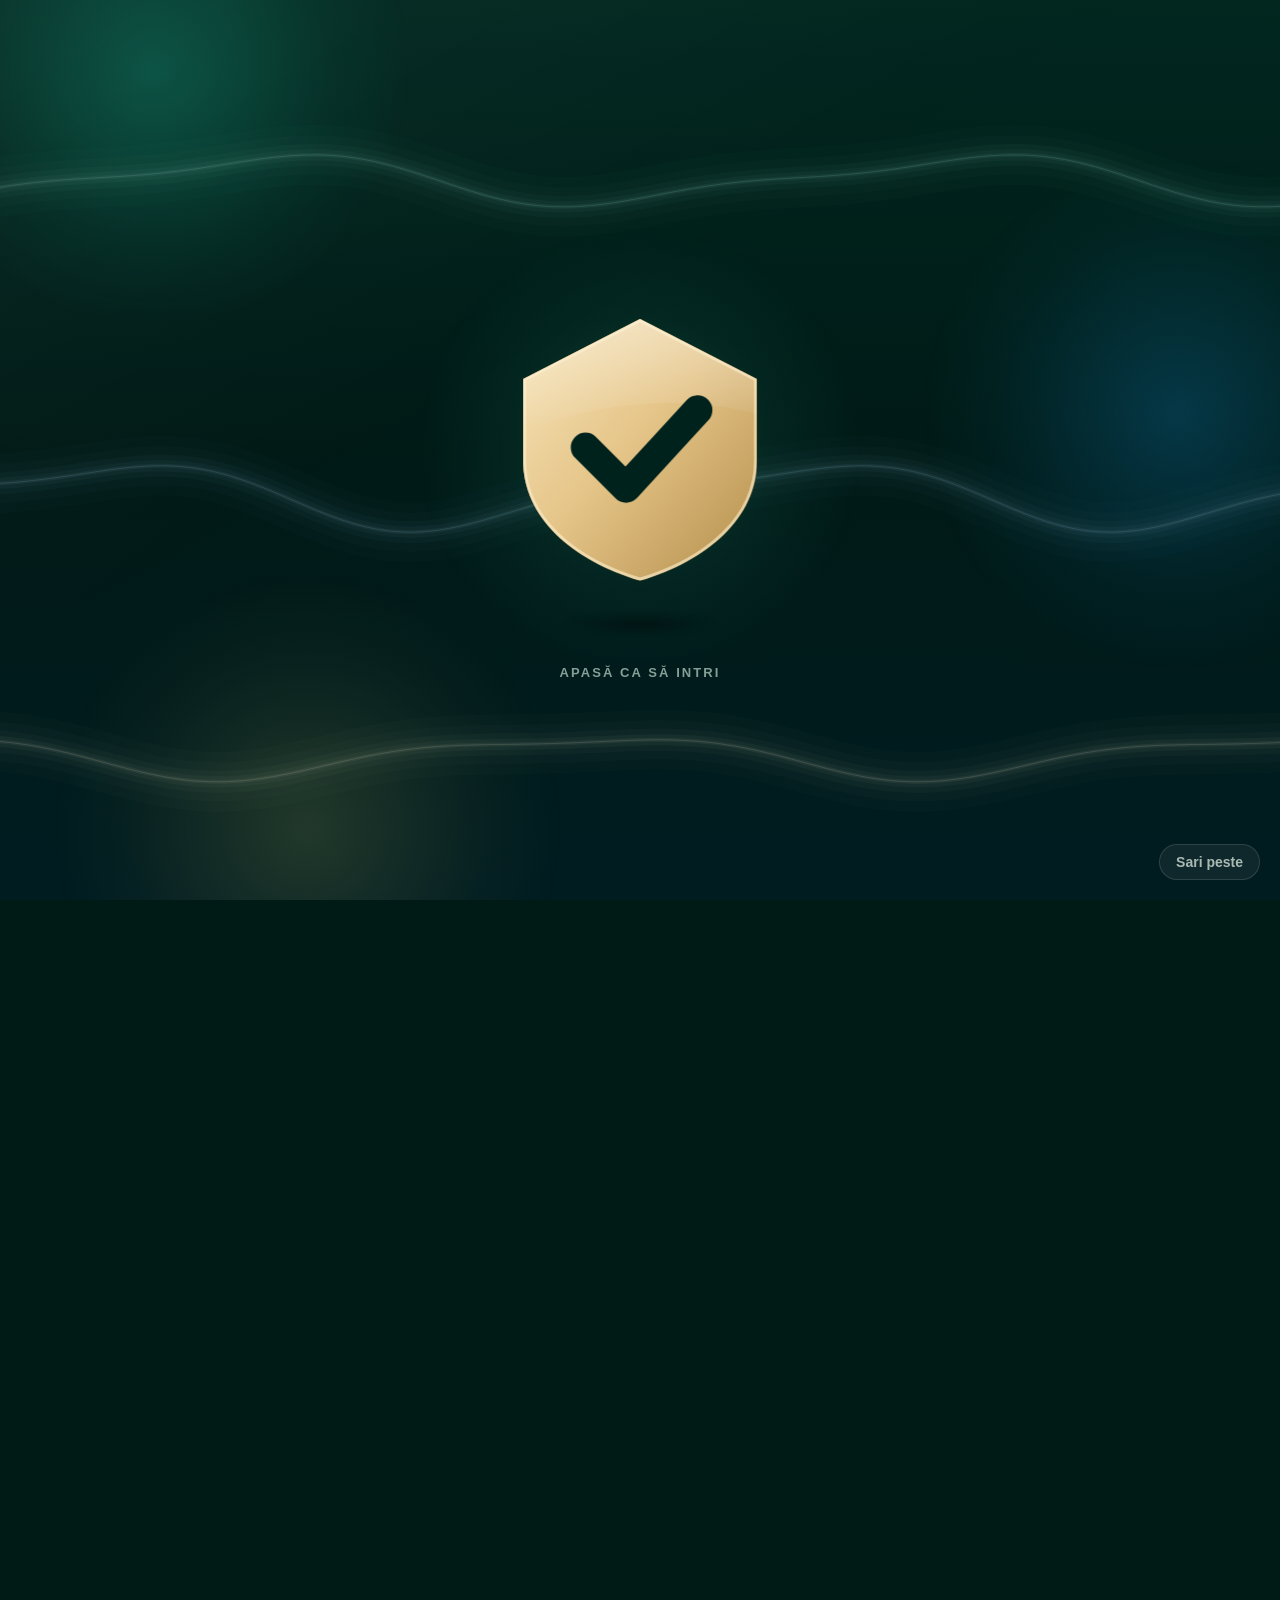
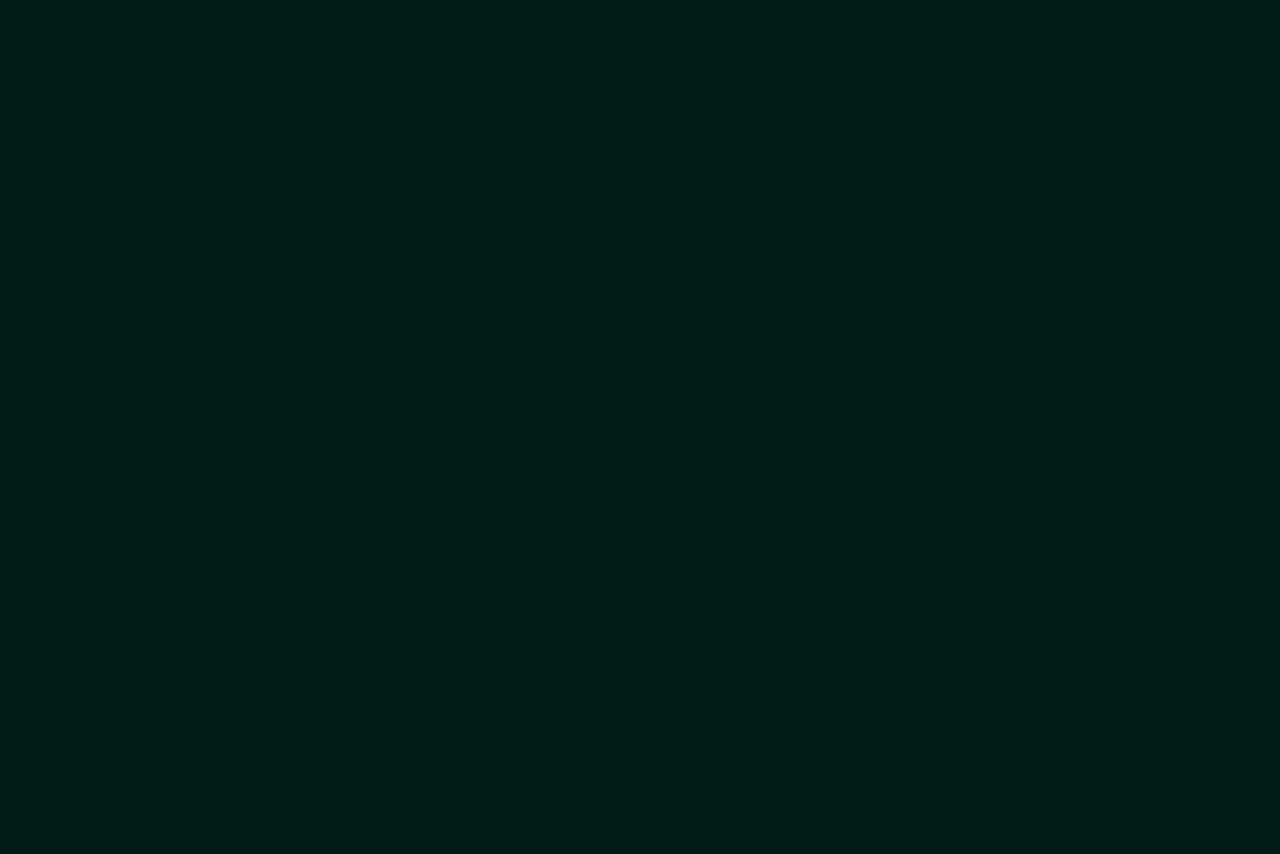
<file: ro/index.html>
<!doctype html>
<html lang="ro">
<head>
  <meta charset="utf-8">
  <meta name="viewport" content="width=device-width, initial-scale=1, viewport-fit=cover">
  <title>Better safe than sorry — verifică înainte să pleci de acasă</title>
  <meta name="description" content="O listă liniștită pentru iPhone și Android, pentru momentul în care pleci de acasă: geamuri, aragaz, ușă. Le bifezi în câteva secunde, adaugi o poză ca dovadă și nu te mai întorci din drum.">
  <link rel="canonical" href="https://silverwolfstudio.github.io/ro/">
  <link rel="alternate" hreflang="en" href="https://silverwolfstudio.github.io/">
  <link rel="alternate" hreflang="ro" href="https://silverwolfstudio.github.io/ro/">
  <link rel="alternate" hreflang="x-default" href="https://silverwolfstudio.github.io/">
  <meta property="og:type" content="website">
  <meta property="og:title" content="Better safe than sorry — verifică înainte să pleci de acasă">
  <meta property="og:description" content="O listă liniștită pentru iPhone și Android, pentru momentul în care pleci de acasă: geamuri, aragaz, ușă. Le bifezi în câteva secunde, adaugi o poză ca dovadă și nu te mai întorci din drum.">
  <meta property="og:url" content="https://silverwolfstudio.github.io/ro/">
  <meta property="og:image" content="https://silverwolfstudio.github.io/icon.png">
  <meta name="theme-color" content="#001A16">
  <link rel="icon" href="/favicon.svg" type="image/svg+xml">
  <link rel="apple-touch-icon" href="/icon.png">
  <link rel="stylesheet" href="/style.css?v=06a3bb905f">
  <script>try{if(!sessionStorage.getItem('intro'))document.documentElement.classList.add('has-intro')}catch(e){}</script>
</head>
<body class="page-home">
  <div class="aurora" aria-hidden="true"><div class="glow glow-1"><i></i></div><div class="glow glow-2"><i></i></div><div class="glow glow-3"><i></i></div><div class="ribbon ribbon-1"><svg width="3500" height="150" viewBox="0 0 7000 300" fill="none" stroke-linecap="round"><path d="M0 188.3L10 190.5L20 192.7L30 194.6L40 196.4L50 198.0L60 199.4L70 200.6L80 201.6L90 202.4L100 203.0L110 203.4L120 203.6L130 203.7L140 203.5L150 203.2L160 202.7L170 202.0L180 201.2L190 200.2L200 199.1L210 197.8L220 196.5L230 195.0L240 193.4L250 191.8L260 190.1L270 188.3L280 186.5L290 184.6L300 182.7L310 180.8L320 178.9L330 176.9L340 175.1L350 173.2L360 171.4L370 169.6L380 167.8L390 166.1L400 164.5L410 162.9L420 161.4L430 160.0L440 158.6L450 157.4L460 156.2L470 155.0L480 154.0L490 153.0L500 152.0L510 151.2L520 150.4L530 149.6L540 148.9L550 148.2L560 147.6L570 147.0L580 146.4L590 145.8L600 145.2L610 144.7L620 144.1L630 143.5L640 142.9L650 142.2L660 141.5L670 140.8L680 140.0L690 139.2L700 138.3L710 137.4L720 136.4L730 135.4L740 134.2L750 133.1L760 131.8L770 130.5L780 129.2L790 127.8L800 126.4L810 124.9L820 123.4L830 121.8L840 120.2L850 118.7L860 117.1L870 115.5L880 113.9L890 112.4L900 110.9L910 109.5L920 108.1L930 106.8L940 105.5L950 104.4L960 103.4L970 102.4L980 101.6L990 101.0L1000 100.4L1010 100.1L1020 99.9L1030 99.8L1040 99.9L1050 100.2L1060 100.7L1070 101.4L1080 102.2L1090 103.2L1100 104.5L1110 105.9L1120 107.5L1130 109.2L1140 111.2L1150 113.3L1160 115.6L1170 118.0L1180 120.6L1190 123.3L1200 126.1L1210 129.1L1220 132.1L1230 135.3L1240 138.5L1250 141.8L1260 145.1L1270 148.4L1280 151.8L1290 155.2L1300 158.6L1310 161.9L1320 165.2L1330 168.4L1340 171.6L1350 174.6L1360 177.6L1370 180.5L1380 183.2L1390 185.8L1400 188.3L1410 190.5L1420 192.7L1430 194.6L1440 196.4L1450 198.0L1460 199.4L1470 200.6L1480 201.6L1490 202.4L1500 203.0L1510 203.4L1520 203.6L1530 203.7L1540 203.5L1550 203.2L1560 202.7L1570 202.0L1580 201.2L1590 200.2L1600 199.1L1610 197.8L1620 196.5L1630 195.0L1640 193.4L1650 191.8L1660 190.1L1670 188.3L1680 186.5L1690 184.6L1700 182.7L1710 180.8L1720 178.9L1730 176.9L1740 175.1L1750 173.2L1760 171.4L1770 169.6L1780 167.8L1790 166.1L1800 164.5L1810 162.9L1820 161.4L1830 160.0L1840 158.6L1850 157.4L1860 156.2L1870 155.0L1880 154.0L1890 153.0L1900 152.0L1910 151.2L1920 150.4L1930 149.6L1940 148.9L1950 148.2L1960 147.6L1970 147.0L1980 146.4L1990 145.8L2000 145.2L2010 144.7L2020 144.1L2030 143.5L2040 142.9L2050 142.2L2060 141.5L2070 140.8L2080 140.0L2090 139.2L2100 138.3L2110 137.4L2120 136.4L2130 135.4L2140 134.2L2150 133.1L2160 131.8L2170 130.5L2180 129.2L2190 127.8L2200 126.4L2210 124.9L2220 123.4L2230 121.8L2240 120.2L2250 118.7L2260 117.1L2270 115.5L2280 113.9L2290 112.4L2300 110.9L2310 109.5L2320 108.1L2330 106.8L2340 105.5L2350 104.4L2360 103.4L2370 102.4L2380 101.6L2390 101.0L2400 100.4L2410 100.1L2420 99.9L2430 99.8L2440 99.9L2450 100.2L2460 100.7L2470 101.4L2480 102.2L2490 103.2L2500 104.5L2510 105.9L2520 107.5L2530 109.2L2540 111.2L2550 113.3L2560 115.6L2570 118.0L2580 120.6L2590 123.3L2600 126.1L2610 129.1L2620 132.1L2630 135.3L2640 138.5L2650 141.8L2660 145.1L2670 148.4L2680 151.8L2690 155.2L2700 158.6L2710 161.9L2720 165.2L2730 168.4L2740 171.6L2750 174.6L2760 177.6L2770 180.5L2780 183.2L2790 185.8L2800 188.3L2810 190.5L2820 192.7L2830 194.6L2840 196.4L2850 198.0L2860 199.4L2870 200.6L2880 201.6L2890 202.4L2900 203.0L2910 203.4L2920 203.6L2930 203.7L2940 203.5L2950 203.2L2960 202.7L2970 202.0L2980 201.2L2990 200.2L3000 199.1L3010 197.8L3020 196.5L3030 195.0L3040 193.4L3050 191.8L3060 190.1L3070 188.3L3080 186.5L3090 184.6L3100 182.7L3110 180.8L3120 178.9L3130 176.9L3140 175.1L3150 173.2L3160 171.4L3170 169.6L3180 167.8L3190 166.1L3200 164.5L3210 162.9L3220 161.4L3230 160.0L3240 158.6L3250 157.4L3260 156.2L3270 155.0L3280 154.0L3290 153.0L3300 152.0L3310 151.2L3320 150.4L3330 149.6L3340 148.9L3350 148.2L3360 147.6L3370 147.0L3380 146.4L3390 145.8L3400 145.2L3410 144.7L3420 144.1L3430 143.5L3440 142.9L3450 142.2L3460 141.5L3470 140.8L3480 140.0L3490 139.2L3500 138.3L3510 137.4L3520 136.4L3530 135.4L3540 134.2L3550 133.1L3560 131.8L3570 130.5L3580 129.2L3590 127.8L3600 126.4L3610 124.9L3620 123.4L3630 121.8L3640 120.2L3650 118.7L3660 117.1L3670 115.5L3680 113.9L3690 112.4L3700 110.9L3710 109.5L3720 108.1L3730 106.8L3740 105.5L3750 104.4L3760 103.4L3770 102.4L3780 101.6L3790 101.0L3800 100.4L3810 100.1L3820 99.9L3830 99.8L3840 99.9L3850 100.2L3860 100.7L3870 101.4L3880 102.2L3890 103.2L3900 104.5L3910 105.9L3920 107.5L3930 109.2L3940 111.2L3950 113.3L3960 115.6L3970 118.0L3980 120.6L3990 123.3L4000 126.1L4010 129.1L4020 132.1L4030 135.3L4040 138.5L4050 141.8L4060 145.1L4070 148.4L4080 151.8L4090 155.2L4100 158.6L4110 161.9L4120 165.2L4130 168.4L4140 171.6L4150 174.6L4160 177.6L4170 180.5L4180 183.2L4190 185.8L4200 188.3L4210 190.5L4220 192.7L4230 194.6L4240 196.4L4250 198.0L4260 199.4L4270 200.6L4280 201.6L4290 202.4L4300 203.0L4310 203.4L4320 203.6L4330 203.7L4340 203.5L4350 203.2L4360 202.7L4370 202.0L4380 201.2L4390 200.2L4400 199.1L4410 197.8L4420 196.5L4430 195.0L4440 193.4L4450 191.8L4460 190.1L4470 188.3L4480 186.5L4490 184.6L4500 182.7L4510 180.8L4520 178.9L4530 176.9L4540 175.1L4550 173.2L4560 171.4L4570 169.6L4580 167.8L4590 166.1L4600 164.5L4610 162.9L4620 161.4L4630 160.0L4640 158.6L4650 157.4L4660 156.2L4670 155.0L4680 154.0L4690 153.0L4700 152.0L4710 151.2L4720 150.4L4730 149.6L4740 148.9L4750 148.2L4760 147.6L4770 147.0L4780 146.4L4790 145.8L4800 145.2L4810 144.7L4820 144.1L4830 143.5L4840 142.9L4850 142.2L4860 141.5L4870 140.8L4880 140.0L4890 139.2L4900 138.3L4910 137.4L4920 136.4L4930 135.4L4940 134.2L4950 133.1L4960 131.8L4970 130.5L4980 129.2L4990 127.8L5000 126.4L5010 124.9L5020 123.4L5030 121.8L5040 120.2L5050 118.7L5060 117.1L5070 115.5L5080 113.9L5090 112.4L5100 110.9L5110 109.5L5120 108.1L5130 106.8L5140 105.5L5150 104.4L5160 103.4L5170 102.4L5180 101.6L5190 101.0L5200 100.4L5210 100.1L5220 99.9L5230 99.8L5240 99.9L5250 100.2L5260 100.7L5270 101.4L5280 102.2L5290 103.2L5300 104.5L5310 105.9L5320 107.5L5330 109.2L5340 111.2L5350 113.3L5360 115.6L5370 118.0L5380 120.6L5390 123.3L5400 126.1L5410 129.1L5420 132.1L5430 135.3L5440 138.5L5450 141.8L5460 145.1L5470 148.4L5480 151.8L5490 155.2L5500 158.6L5510 161.9L5520 165.2L5530 168.4L5540 171.6L5550 174.6L5560 177.6L5570 180.5L5580 183.2L5590 185.8L5600 188.3L5610 190.5L5620 192.7L5630 194.6L5640 196.4L5650 198.0L5660 199.4L5670 200.6L5680 201.6L5690 202.4L5700 203.0L5710 203.4L5720 203.6L5730 203.7L5740 203.5L5750 203.2L5760 202.7L5770 202.0L5780 201.2L5790 200.2L5800 199.1L5810 197.8L5820 196.5L5830 195.0L5840 193.4L5850 191.8L5860 190.1L5870 188.3L5880 186.5L5890 184.6L5900 182.7L5910 180.8L5920 178.9L5930 176.9L5940 175.1L5950 173.2L5960 171.4L5970 169.6L5980 167.8L5990 166.1L6000 164.5L6010 162.9L6020 161.4L6030 160.0L6040 158.6L6050 157.4L6060 156.2L6070 155.0L6080 154.0L6090 153.0L6100 152.0L6110 151.2L6120 150.4L6130 149.6L6140 148.9L6150 148.2L6160 147.6L6170 147.0L6180 146.4L6190 145.8L6200 145.2L6210 144.7L6220 144.1L6230 143.5L6240 142.9L6250 142.2L6260 141.5L6270 140.8L6280 140.0L6290 139.2L6300 138.3L6310 137.4L6320 136.4L6330 135.4L6340 134.2L6350 133.1L6360 131.8L6370 130.5L6380 129.2L6390 127.8L6400 126.4L6410 124.9L6420 123.4L6430 121.8L6440 120.2L6450 118.7L6460 117.1L6470 115.5L6480 113.9L6490 112.4L6500 110.9L6510 109.5L6520 108.1L6530 106.8L6540 105.5L6550 104.4L6560 103.4L6570 102.4L6580 101.6L6590 101.0L6600 100.4L6610 100.1L6620 99.9L6630 99.8L6640 99.9L6650 100.2L6660 100.7L6670 101.4L6680 102.2L6690 103.2L6700 104.5L6710 105.9L6720 107.5L6730 109.2L6740 111.2L6750 113.3L6760 115.6L6770 118.0L6780 120.6L6790 123.3L6800 126.1L6810 129.1L6820 132.1L6830 135.3L6840 138.5L6850 141.8L6860 145.1L6870 148.4L6880 151.8L6890 155.2L6900 158.6L6910 161.9L6920 165.2L6930 168.4L6940 171.6L6950 174.6L6960 177.6L6970 180.5L6980 183.2L6990 185.8L7000 188.3" stroke="#79b6a9" stroke-opacity="0.018" stroke-width="120"/><path d="M0 188.3L10 190.5L20 192.7L30 194.6L40 196.4L50 198.0L60 199.4L70 200.6L80 201.6L90 202.4L100 203.0L110 203.4L120 203.6L130 203.7L140 203.5L150 203.2L160 202.7L170 202.0L180 201.2L190 200.2L200 199.1L210 197.8L220 196.5L230 195.0L240 193.4L250 191.8L260 190.1L270 188.3L280 186.5L290 184.6L300 182.7L310 180.8L320 178.9L330 176.9L340 175.1L350 173.2L360 171.4L370 169.6L380 167.8L390 166.1L400 164.5L410 162.9L420 161.4L430 160.0L440 158.6L450 157.4L460 156.2L470 155.0L480 154.0L490 153.0L500 152.0L510 151.2L520 150.4L530 149.6L540 148.9L550 148.2L560 147.6L570 147.0L580 146.4L590 145.8L600 145.2L610 144.7L620 144.1L630 143.5L640 142.9L650 142.2L660 141.5L670 140.8L680 140.0L690 139.2L700 138.3L710 137.4L720 136.4L730 135.4L740 134.2L750 133.1L760 131.8L770 130.5L780 129.2L790 127.8L800 126.4L810 124.9L820 123.4L830 121.8L840 120.2L850 118.7L860 117.1L870 115.5L880 113.9L890 112.4L900 110.9L910 109.5L920 108.1L930 106.8L940 105.5L950 104.4L960 103.4L970 102.4L980 101.6L990 101.0L1000 100.4L1010 100.1L1020 99.9L1030 99.8L1040 99.9L1050 100.2L1060 100.7L1070 101.4L1080 102.2L1090 103.2L1100 104.5L1110 105.9L1120 107.5L1130 109.2L1140 111.2L1150 113.3L1160 115.6L1170 118.0L1180 120.6L1190 123.3L1200 126.1L1210 129.1L1220 132.1L1230 135.3L1240 138.5L1250 141.8L1260 145.1L1270 148.4L1280 151.8L1290 155.2L1300 158.6L1310 161.9L1320 165.2L1330 168.4L1340 171.6L1350 174.6L1360 177.6L1370 180.5L1380 183.2L1390 185.8L1400 188.3L1410 190.5L1420 192.7L1430 194.6L1440 196.4L1450 198.0L1460 199.4L1470 200.6L1480 201.6L1490 202.4L1500 203.0L1510 203.4L1520 203.6L1530 203.7L1540 203.5L1550 203.2L1560 202.7L1570 202.0L1580 201.2L1590 200.2L1600 199.1L1610 197.8L1620 196.5L1630 195.0L1640 193.4L1650 191.8L1660 190.1L1670 188.3L1680 186.5L1690 184.6L1700 182.7L1710 180.8L1720 178.9L1730 176.9L1740 175.1L1750 173.2L1760 171.4L1770 169.6L1780 167.8L1790 166.1L1800 164.5L1810 162.9L1820 161.4L1830 160.0L1840 158.6L1850 157.4L1860 156.2L1870 155.0L1880 154.0L1890 153.0L1900 152.0L1910 151.2L1920 150.4L1930 149.6L1940 148.9L1950 148.2L1960 147.6L1970 147.0L1980 146.4L1990 145.8L2000 145.2L2010 144.7L2020 144.1L2030 143.5L2040 142.9L2050 142.2L2060 141.5L2070 140.8L2080 140.0L2090 139.2L2100 138.3L2110 137.4L2120 136.4L2130 135.4L2140 134.2L2150 133.1L2160 131.8L2170 130.5L2180 129.2L2190 127.8L2200 126.4L2210 124.9L2220 123.4L2230 121.8L2240 120.2L2250 118.7L2260 117.1L2270 115.5L2280 113.9L2290 112.4L2300 110.9L2310 109.5L2320 108.1L2330 106.8L2340 105.5L2350 104.4L2360 103.4L2370 102.4L2380 101.6L2390 101.0L2400 100.4L2410 100.1L2420 99.9L2430 99.8L2440 99.9L2450 100.2L2460 100.7L2470 101.4L2480 102.2L2490 103.2L2500 104.5L2510 105.9L2520 107.5L2530 109.2L2540 111.2L2550 113.3L2560 115.6L2570 118.0L2580 120.6L2590 123.3L2600 126.1L2610 129.1L2620 132.1L2630 135.3L2640 138.5L2650 141.8L2660 145.1L2670 148.4L2680 151.8L2690 155.2L2700 158.6L2710 161.9L2720 165.2L2730 168.4L2740 171.6L2750 174.6L2760 177.6L2770 180.5L2780 183.2L2790 185.8L2800 188.3L2810 190.5L2820 192.7L2830 194.6L2840 196.4L2850 198.0L2860 199.4L2870 200.6L2880 201.6L2890 202.4L2900 203.0L2910 203.4L2920 203.6L2930 203.7L2940 203.5L2950 203.2L2960 202.7L2970 202.0L2980 201.2L2990 200.2L3000 199.1L3010 197.8L3020 196.5L3030 195.0L3040 193.4L3050 191.8L3060 190.1L3070 188.3L3080 186.5L3090 184.6L3100 182.7L3110 180.8L3120 178.9L3130 176.9L3140 175.1L3150 173.2L3160 171.4L3170 169.6L3180 167.8L3190 166.1L3200 164.5L3210 162.9L3220 161.4L3230 160.0L3240 158.6L3250 157.4L3260 156.2L3270 155.0L3280 154.0L3290 153.0L3300 152.0L3310 151.2L3320 150.4L3330 149.6L3340 148.9L3350 148.2L3360 147.6L3370 147.0L3380 146.4L3390 145.8L3400 145.2L3410 144.7L3420 144.1L3430 143.5L3440 142.9L3450 142.2L3460 141.5L3470 140.8L3480 140.0L3490 139.2L3500 138.3L3510 137.4L3520 136.4L3530 135.4L3540 134.2L3550 133.1L3560 131.8L3570 130.5L3580 129.2L3590 127.8L3600 126.4L3610 124.9L3620 123.4L3630 121.8L3640 120.2L3650 118.7L3660 117.1L3670 115.5L3680 113.9L3690 112.4L3700 110.9L3710 109.5L3720 108.1L3730 106.8L3740 105.5L3750 104.4L3760 103.4L3770 102.4L3780 101.6L3790 101.0L3800 100.4L3810 100.1L3820 99.9L3830 99.8L3840 99.9L3850 100.2L3860 100.7L3870 101.4L3880 102.2L3890 103.2L3900 104.5L3910 105.9L3920 107.5L3930 109.2L3940 111.2L3950 113.3L3960 115.6L3970 118.0L3980 120.6L3990 123.3L4000 126.1L4010 129.1L4020 132.1L4030 135.3L4040 138.5L4050 141.8L4060 145.1L4070 148.4L4080 151.8L4090 155.2L4100 158.6L4110 161.9L4120 165.2L4130 168.4L4140 171.6L4150 174.6L4160 177.6L4170 180.5L4180 183.2L4190 185.8L4200 188.3L4210 190.5L4220 192.7L4230 194.6L4240 196.4L4250 198.0L4260 199.4L4270 200.6L4280 201.6L4290 202.4L4300 203.0L4310 203.4L4320 203.6L4330 203.7L4340 203.5L4350 203.2L4360 202.7L4370 202.0L4380 201.2L4390 200.2L4400 199.1L4410 197.8L4420 196.5L4430 195.0L4440 193.4L4450 191.8L4460 190.1L4470 188.3L4480 186.5L4490 184.6L4500 182.7L4510 180.8L4520 178.9L4530 176.9L4540 175.1L4550 173.2L4560 171.4L4570 169.6L4580 167.8L4590 166.1L4600 164.5L4610 162.9L4620 161.4L4630 160.0L4640 158.6L4650 157.4L4660 156.2L4670 155.0L4680 154.0L4690 153.0L4700 152.0L4710 151.2L4720 150.4L4730 149.6L4740 148.9L4750 148.2L4760 147.6L4770 147.0L4780 146.4L4790 145.8L4800 145.2L4810 144.7L4820 144.1L4830 143.5L4840 142.9L4850 142.2L4860 141.5L4870 140.8L4880 140.0L4890 139.2L4900 138.3L4910 137.4L4920 136.4L4930 135.4L4940 134.2L4950 133.1L4960 131.8L4970 130.5L4980 129.2L4990 127.8L5000 126.4L5010 124.9L5020 123.4L5030 121.8L5040 120.2L5050 118.7L5060 117.1L5070 115.5L5080 113.9L5090 112.4L5100 110.9L5110 109.5L5120 108.1L5130 106.8L5140 105.5L5150 104.4L5160 103.4L5170 102.4L5180 101.6L5190 101.0L5200 100.4L5210 100.1L5220 99.9L5230 99.8L5240 99.9L5250 100.2L5260 100.7L5270 101.4L5280 102.2L5290 103.2L5300 104.5L5310 105.9L5320 107.5L5330 109.2L5340 111.2L5350 113.3L5360 115.6L5370 118.0L5380 120.6L5390 123.3L5400 126.1L5410 129.1L5420 132.1L5430 135.3L5440 138.5L5450 141.8L5460 145.1L5470 148.4L5480 151.8L5490 155.2L5500 158.6L5510 161.9L5520 165.2L5530 168.4L5540 171.6L5550 174.6L5560 177.6L5570 180.5L5580 183.2L5590 185.8L5600 188.3L5610 190.5L5620 192.7L5630 194.6L5640 196.4L5650 198.0L5660 199.4L5670 200.6L5680 201.6L5690 202.4L5700 203.0L5710 203.4L5720 203.6L5730 203.7L5740 203.5L5750 203.2L5760 202.7L5770 202.0L5780 201.2L5790 200.2L5800 199.1L5810 197.8L5820 196.5L5830 195.0L5840 193.4L5850 191.8L5860 190.1L5870 188.3L5880 186.5L5890 184.6L5900 182.7L5910 180.8L5920 178.9L5930 176.9L5940 175.1L5950 173.2L5960 171.4L5970 169.6L5980 167.8L5990 166.1L6000 164.5L6010 162.9L6020 161.4L6030 160.0L6040 158.6L6050 157.4L6060 156.2L6070 155.0L6080 154.0L6090 153.0L6100 152.0L6110 151.2L6120 150.4L6130 149.6L6140 148.9L6150 148.2L6160 147.6L6170 147.0L6180 146.4L6190 145.8L6200 145.2L6210 144.7L6220 144.1L6230 143.5L6240 142.9L6250 142.2L6260 141.5L6270 140.8L6280 140.0L6290 139.2L6300 138.3L6310 137.4L6320 136.4L6330 135.4L6340 134.2L6350 133.1L6360 131.8L6370 130.5L6380 129.2L6390 127.8L6400 126.4L6410 124.9L6420 123.4L6430 121.8L6440 120.2L6450 118.7L6460 117.1L6470 115.5L6480 113.9L6490 112.4L6500 110.9L6510 109.5L6520 108.1L6530 106.8L6540 105.5L6550 104.4L6560 103.4L6570 102.4L6580 101.6L6590 101.0L6600 100.4L6610 100.1L6620 99.9L6630 99.8L6640 99.9L6650 100.2L6660 100.7L6670 101.4L6680 102.2L6690 103.2L6700 104.5L6710 105.9L6720 107.5L6730 109.2L6740 111.2L6750 113.3L6760 115.6L6770 118.0L6780 120.6L6790 123.3L6800 126.1L6810 129.1L6820 132.1L6830 135.3L6840 138.5L6850 141.8L6860 145.1L6870 148.4L6880 151.8L6890 155.2L6900 158.6L6910 161.9L6920 165.2L6930 168.4L6940 171.6L6950 174.6L6960 177.6L6970 180.5L6980 183.2L6990 185.8L7000 188.3" stroke="#79b6a9" stroke-opacity="0.025" stroke-width="78"/><path d="M0 188.3L10 190.5L20 192.7L30 194.6L40 196.4L50 198.0L60 199.4L70 200.6L80 201.6L90 202.4L100 203.0L110 203.4L120 203.6L130 203.7L140 203.5L150 203.2L160 202.7L170 202.0L180 201.2L190 200.2L200 199.1L210 197.8L220 196.5L230 195.0L240 193.4L250 191.8L260 190.1L270 188.3L280 186.5L290 184.6L300 182.7L310 180.8L320 178.9L330 176.9L340 175.1L350 173.2L360 171.4L370 169.6L380 167.8L390 166.1L400 164.5L410 162.9L420 161.4L430 160.0L440 158.6L450 157.4L460 156.2L470 155.0L480 154.0L490 153.0L500 152.0L510 151.2L520 150.4L530 149.6L540 148.9L550 148.2L560 147.6L570 147.0L580 146.4L590 145.8L600 145.2L610 144.7L620 144.1L630 143.5L640 142.9L650 142.2L660 141.5L670 140.8L680 140.0L690 139.2L700 138.3L710 137.4L720 136.4L730 135.4L740 134.2L750 133.1L760 131.8L770 130.5L780 129.2L790 127.8L800 126.4L810 124.9L820 123.4L830 121.8L840 120.2L850 118.7L860 117.1L870 115.5L880 113.9L890 112.4L900 110.9L910 109.5L920 108.1L930 106.8L940 105.5L950 104.4L960 103.4L970 102.4L980 101.6L990 101.0L1000 100.4L1010 100.1L1020 99.9L1030 99.8L1040 99.9L1050 100.2L1060 100.7L1070 101.4L1080 102.2L1090 103.2L1100 104.5L1110 105.9L1120 107.5L1130 109.2L1140 111.2L1150 113.3L1160 115.6L1170 118.0L1180 120.6L1190 123.3L1200 126.1L1210 129.1L1220 132.1L1230 135.3L1240 138.5L1250 141.8L1260 145.1L1270 148.4L1280 151.8L1290 155.2L1300 158.6L1310 161.9L1320 165.2L1330 168.4L1340 171.6L1350 174.6L1360 177.6L1370 180.5L1380 183.2L1390 185.8L1400 188.3L1410 190.5L1420 192.7L1430 194.6L1440 196.4L1450 198.0L1460 199.4L1470 200.6L1480 201.6L1490 202.4L1500 203.0L1510 203.4L1520 203.6L1530 203.7L1540 203.5L1550 203.2L1560 202.7L1570 202.0L1580 201.2L1590 200.2L1600 199.1L1610 197.8L1620 196.5L1630 195.0L1640 193.4L1650 191.8L1660 190.1L1670 188.3L1680 186.5L1690 184.6L1700 182.7L1710 180.8L1720 178.9L1730 176.9L1740 175.1L1750 173.2L1760 171.4L1770 169.6L1780 167.8L1790 166.1L1800 164.5L1810 162.9L1820 161.4L1830 160.0L1840 158.6L1850 157.4L1860 156.2L1870 155.0L1880 154.0L1890 153.0L1900 152.0L1910 151.2L1920 150.4L1930 149.6L1940 148.9L1950 148.2L1960 147.6L1970 147.0L1980 146.4L1990 145.8L2000 145.2L2010 144.7L2020 144.1L2030 143.5L2040 142.9L2050 142.2L2060 141.5L2070 140.8L2080 140.0L2090 139.2L2100 138.3L2110 137.4L2120 136.4L2130 135.4L2140 134.2L2150 133.1L2160 131.8L2170 130.5L2180 129.2L2190 127.8L2200 126.4L2210 124.9L2220 123.4L2230 121.8L2240 120.2L2250 118.7L2260 117.1L2270 115.5L2280 113.9L2290 112.4L2300 110.9L2310 109.5L2320 108.1L2330 106.8L2340 105.5L2350 104.4L2360 103.4L2370 102.4L2380 101.6L2390 101.0L2400 100.4L2410 100.1L2420 99.9L2430 99.8L2440 99.9L2450 100.2L2460 100.7L2470 101.4L2480 102.2L2490 103.2L2500 104.5L2510 105.9L2520 107.5L2530 109.2L2540 111.2L2550 113.3L2560 115.6L2570 118.0L2580 120.6L2590 123.3L2600 126.1L2610 129.1L2620 132.1L2630 135.3L2640 138.5L2650 141.8L2660 145.1L2670 148.4L2680 151.8L2690 155.2L2700 158.6L2710 161.9L2720 165.2L2730 168.4L2740 171.6L2750 174.6L2760 177.6L2770 180.5L2780 183.2L2790 185.8L2800 188.3L2810 190.5L2820 192.7L2830 194.6L2840 196.4L2850 198.0L2860 199.4L2870 200.6L2880 201.6L2890 202.4L2900 203.0L2910 203.4L2920 203.6L2930 203.7L2940 203.5L2950 203.2L2960 202.7L2970 202.0L2980 201.2L2990 200.2L3000 199.1L3010 197.8L3020 196.5L3030 195.0L3040 193.4L3050 191.8L3060 190.1L3070 188.3L3080 186.5L3090 184.6L3100 182.7L3110 180.8L3120 178.9L3130 176.9L3140 175.1L3150 173.2L3160 171.4L3170 169.6L3180 167.8L3190 166.1L3200 164.5L3210 162.9L3220 161.4L3230 160.0L3240 158.6L3250 157.4L3260 156.2L3270 155.0L3280 154.0L3290 153.0L3300 152.0L3310 151.2L3320 150.4L3330 149.6L3340 148.9L3350 148.2L3360 147.6L3370 147.0L3380 146.4L3390 145.8L3400 145.2L3410 144.7L3420 144.1L3430 143.5L3440 142.9L3450 142.2L3460 141.5L3470 140.8L3480 140.0L3490 139.2L3500 138.3L3510 137.4L3520 136.4L3530 135.4L3540 134.2L3550 133.1L3560 131.8L3570 130.5L3580 129.2L3590 127.8L3600 126.4L3610 124.9L3620 123.4L3630 121.8L3640 120.2L3650 118.7L3660 117.1L3670 115.5L3680 113.9L3690 112.4L3700 110.9L3710 109.5L3720 108.1L3730 106.8L3740 105.5L3750 104.4L3760 103.4L3770 102.4L3780 101.6L3790 101.0L3800 100.4L3810 100.1L3820 99.9L3830 99.8L3840 99.9L3850 100.2L3860 100.7L3870 101.4L3880 102.2L3890 103.2L3900 104.5L3910 105.9L3920 107.5L3930 109.2L3940 111.2L3950 113.3L3960 115.6L3970 118.0L3980 120.6L3990 123.3L4000 126.1L4010 129.1L4020 132.1L4030 135.3L4040 138.5L4050 141.8L4060 145.1L4070 148.4L4080 151.8L4090 155.2L4100 158.6L4110 161.9L4120 165.2L4130 168.4L4140 171.6L4150 174.6L4160 177.6L4170 180.5L4180 183.2L4190 185.8L4200 188.3L4210 190.5L4220 192.7L4230 194.6L4240 196.4L4250 198.0L4260 199.4L4270 200.6L4280 201.6L4290 202.4L4300 203.0L4310 203.4L4320 203.6L4330 203.7L4340 203.5L4350 203.2L4360 202.7L4370 202.0L4380 201.2L4390 200.2L4400 199.1L4410 197.8L4420 196.5L4430 195.0L4440 193.4L4450 191.8L4460 190.1L4470 188.3L4480 186.5L4490 184.6L4500 182.7L4510 180.8L4520 178.9L4530 176.9L4540 175.1L4550 173.2L4560 171.4L4570 169.6L4580 167.8L4590 166.1L4600 164.5L4610 162.9L4620 161.4L4630 160.0L4640 158.6L4650 157.4L4660 156.2L4670 155.0L4680 154.0L4690 153.0L4700 152.0L4710 151.2L4720 150.4L4730 149.6L4740 148.9L4750 148.2L4760 147.6L4770 147.0L4780 146.4L4790 145.8L4800 145.2L4810 144.7L4820 144.1L4830 143.5L4840 142.9L4850 142.2L4860 141.5L4870 140.8L4880 140.0L4890 139.2L4900 138.3L4910 137.4L4920 136.4L4930 135.4L4940 134.2L4950 133.1L4960 131.8L4970 130.5L4980 129.2L4990 127.8L5000 126.4L5010 124.9L5020 123.4L5030 121.8L5040 120.2L5050 118.7L5060 117.1L5070 115.5L5080 113.9L5090 112.4L5100 110.9L5110 109.5L5120 108.1L5130 106.8L5140 105.5L5150 104.4L5160 103.4L5170 102.4L5180 101.6L5190 101.0L5200 100.4L5210 100.1L5220 99.9L5230 99.8L5240 99.9L5250 100.2L5260 100.7L5270 101.4L5280 102.2L5290 103.2L5300 104.5L5310 105.9L5320 107.5L5330 109.2L5340 111.2L5350 113.3L5360 115.6L5370 118.0L5380 120.6L5390 123.3L5400 126.1L5410 129.1L5420 132.1L5430 135.3L5440 138.5L5450 141.8L5460 145.1L5470 148.4L5480 151.8L5490 155.2L5500 158.6L5510 161.9L5520 165.2L5530 168.4L5540 171.6L5550 174.6L5560 177.6L5570 180.5L5580 183.2L5590 185.8L5600 188.3L5610 190.5L5620 192.7L5630 194.6L5640 196.4L5650 198.0L5660 199.4L5670 200.6L5680 201.6L5690 202.4L5700 203.0L5710 203.4L5720 203.6L5730 203.7L5740 203.5L5750 203.2L5760 202.7L5770 202.0L5780 201.2L5790 200.2L5800 199.1L5810 197.8L5820 196.5L5830 195.0L5840 193.4L5850 191.8L5860 190.1L5870 188.3L5880 186.5L5890 184.6L5900 182.7L5910 180.8L5920 178.9L5930 176.9L5940 175.1L5950 173.2L5960 171.4L5970 169.6L5980 167.8L5990 166.1L6000 164.5L6010 162.9L6020 161.4L6030 160.0L6040 158.6L6050 157.4L6060 156.2L6070 155.0L6080 154.0L6090 153.0L6100 152.0L6110 151.2L6120 150.4L6130 149.6L6140 148.9L6150 148.2L6160 147.6L6170 147.0L6180 146.4L6190 145.8L6200 145.2L6210 144.7L6220 144.1L6230 143.5L6240 142.9L6250 142.2L6260 141.5L6270 140.8L6280 140.0L6290 139.2L6300 138.3L6310 137.4L6320 136.4L6330 135.4L6340 134.2L6350 133.1L6360 131.8L6370 130.5L6380 129.2L6390 127.8L6400 126.4L6410 124.9L6420 123.4L6430 121.8L6440 120.2L6450 118.7L6460 117.1L6470 115.5L6480 113.9L6490 112.4L6500 110.9L6510 109.5L6520 108.1L6530 106.8L6540 105.5L6550 104.4L6560 103.4L6570 102.4L6580 101.6L6590 101.0L6600 100.4L6610 100.1L6620 99.9L6630 99.8L6640 99.9L6650 100.2L6660 100.7L6670 101.4L6680 102.2L6690 103.2L6700 104.5L6710 105.9L6720 107.5L6730 109.2L6740 111.2L6750 113.3L6760 115.6L6770 118.0L6780 120.6L6790 123.3L6800 126.1L6810 129.1L6820 132.1L6830 135.3L6840 138.5L6850 141.8L6860 145.1L6870 148.4L6880 151.8L6890 155.2L6900 158.6L6910 161.9L6920 165.2L6930 168.4L6940 171.6L6950 174.6L6960 177.6L6970 180.5L6980 183.2L6990 185.8L7000 188.3" stroke="#79b6a9" stroke-opacity="0.035" stroke-width="44"/><path d="M0 188.3L10 190.5L20 192.7L30 194.6L40 196.4L50 198.0L60 199.4L70 200.6L80 201.6L90 202.4L100 203.0L110 203.4L120 203.6L130 203.7L140 203.5L150 203.2L160 202.7L170 202.0L180 201.2L190 200.2L200 199.1L210 197.8L220 196.5L230 195.0L240 193.4L250 191.8L260 190.1L270 188.3L280 186.5L290 184.6L300 182.7L310 180.8L320 178.9L330 176.9L340 175.1L350 173.2L360 171.4L370 169.6L380 167.8L390 166.1L400 164.5L410 162.9L420 161.4L430 160.0L440 158.6L450 157.4L460 156.2L470 155.0L480 154.0L490 153.0L500 152.0L510 151.2L520 150.4L530 149.6L540 148.9L550 148.2L560 147.6L570 147.0L580 146.4L590 145.8L600 145.2L610 144.7L620 144.1L630 143.5L640 142.9L650 142.2L660 141.5L670 140.8L680 140.0L690 139.2L700 138.3L710 137.4L720 136.4L730 135.4L740 134.2L750 133.1L760 131.8L770 130.5L780 129.2L790 127.8L800 126.4L810 124.9L820 123.4L830 121.8L840 120.2L850 118.7L860 117.1L870 115.5L880 113.9L890 112.4L900 110.9L910 109.5L920 108.1L930 106.8L940 105.5L950 104.4L960 103.4L970 102.4L980 101.6L990 101.0L1000 100.4L1010 100.1L1020 99.9L1030 99.8L1040 99.9L1050 100.2L1060 100.7L1070 101.4L1080 102.2L1090 103.2L1100 104.5L1110 105.9L1120 107.5L1130 109.2L1140 111.2L1150 113.3L1160 115.6L1170 118.0L1180 120.6L1190 123.3L1200 126.1L1210 129.1L1220 132.1L1230 135.3L1240 138.5L1250 141.8L1260 145.1L1270 148.4L1280 151.8L1290 155.2L1300 158.6L1310 161.9L1320 165.2L1330 168.4L1340 171.6L1350 174.6L1360 177.6L1370 180.5L1380 183.2L1390 185.8L1400 188.3L1410 190.5L1420 192.7L1430 194.6L1440 196.4L1450 198.0L1460 199.4L1470 200.6L1480 201.6L1490 202.4L1500 203.0L1510 203.4L1520 203.6L1530 203.7L1540 203.5L1550 203.2L1560 202.7L1570 202.0L1580 201.2L1590 200.2L1600 199.1L1610 197.8L1620 196.5L1630 195.0L1640 193.4L1650 191.8L1660 190.1L1670 188.3L1680 186.5L1690 184.6L1700 182.7L1710 180.8L1720 178.9L1730 176.9L1740 175.1L1750 173.2L1760 171.4L1770 169.6L1780 167.8L1790 166.1L1800 164.5L1810 162.9L1820 161.4L1830 160.0L1840 158.6L1850 157.4L1860 156.2L1870 155.0L1880 154.0L1890 153.0L1900 152.0L1910 151.2L1920 150.4L1930 149.6L1940 148.9L1950 148.2L1960 147.6L1970 147.0L1980 146.4L1990 145.8L2000 145.2L2010 144.7L2020 144.1L2030 143.5L2040 142.9L2050 142.2L2060 141.5L2070 140.8L2080 140.0L2090 139.2L2100 138.3L2110 137.4L2120 136.4L2130 135.4L2140 134.2L2150 133.1L2160 131.8L2170 130.5L2180 129.2L2190 127.8L2200 126.4L2210 124.9L2220 123.4L2230 121.8L2240 120.2L2250 118.7L2260 117.1L2270 115.5L2280 113.9L2290 112.4L2300 110.9L2310 109.5L2320 108.1L2330 106.8L2340 105.5L2350 104.4L2360 103.4L2370 102.4L2380 101.6L2390 101.0L2400 100.4L2410 100.1L2420 99.9L2430 99.8L2440 99.9L2450 100.2L2460 100.7L2470 101.4L2480 102.2L2490 103.2L2500 104.5L2510 105.9L2520 107.5L2530 109.2L2540 111.2L2550 113.3L2560 115.6L2570 118.0L2580 120.6L2590 123.3L2600 126.1L2610 129.1L2620 132.1L2630 135.3L2640 138.5L2650 141.8L2660 145.1L2670 148.4L2680 151.8L2690 155.2L2700 158.6L2710 161.9L2720 165.2L2730 168.4L2740 171.6L2750 174.6L2760 177.6L2770 180.5L2780 183.2L2790 185.8L2800 188.3L2810 190.5L2820 192.7L2830 194.6L2840 196.4L2850 198.0L2860 199.4L2870 200.6L2880 201.6L2890 202.4L2900 203.0L2910 203.4L2920 203.6L2930 203.7L2940 203.5L2950 203.2L2960 202.7L2970 202.0L2980 201.2L2990 200.2L3000 199.1L3010 197.8L3020 196.5L3030 195.0L3040 193.4L3050 191.8L3060 190.1L3070 188.3L3080 186.5L3090 184.6L3100 182.7L3110 180.8L3120 178.9L3130 176.9L3140 175.1L3150 173.2L3160 171.4L3170 169.6L3180 167.8L3190 166.1L3200 164.5L3210 162.9L3220 161.4L3230 160.0L3240 158.6L3250 157.4L3260 156.2L3270 155.0L3280 154.0L3290 153.0L3300 152.0L3310 151.2L3320 150.4L3330 149.6L3340 148.9L3350 148.2L3360 147.6L3370 147.0L3380 146.4L3390 145.8L3400 145.2L3410 144.7L3420 144.1L3430 143.5L3440 142.9L3450 142.2L3460 141.5L3470 140.8L3480 140.0L3490 139.2L3500 138.3L3510 137.4L3520 136.4L3530 135.4L3540 134.2L3550 133.1L3560 131.8L3570 130.5L3580 129.2L3590 127.8L3600 126.4L3610 124.9L3620 123.4L3630 121.8L3640 120.2L3650 118.7L3660 117.1L3670 115.5L3680 113.9L3690 112.4L3700 110.9L3710 109.5L3720 108.1L3730 106.8L3740 105.5L3750 104.4L3760 103.4L3770 102.4L3780 101.6L3790 101.0L3800 100.4L3810 100.1L3820 99.9L3830 99.8L3840 99.9L3850 100.2L3860 100.7L3870 101.4L3880 102.2L3890 103.2L3900 104.5L3910 105.9L3920 107.5L3930 109.2L3940 111.2L3950 113.3L3960 115.6L3970 118.0L3980 120.6L3990 123.3L4000 126.1L4010 129.1L4020 132.1L4030 135.3L4040 138.5L4050 141.8L4060 145.1L4070 148.4L4080 151.8L4090 155.2L4100 158.6L4110 161.9L4120 165.2L4130 168.4L4140 171.6L4150 174.6L4160 177.6L4170 180.5L4180 183.2L4190 185.8L4200 188.3L4210 190.5L4220 192.7L4230 194.6L4240 196.4L4250 198.0L4260 199.4L4270 200.6L4280 201.6L4290 202.4L4300 203.0L4310 203.4L4320 203.6L4330 203.7L4340 203.5L4350 203.2L4360 202.7L4370 202.0L4380 201.2L4390 200.2L4400 199.1L4410 197.8L4420 196.5L4430 195.0L4440 193.4L4450 191.8L4460 190.1L4470 188.3L4480 186.5L4490 184.6L4500 182.7L4510 180.8L4520 178.9L4530 176.9L4540 175.1L4550 173.2L4560 171.4L4570 169.6L4580 167.8L4590 166.1L4600 164.5L4610 162.9L4620 161.4L4630 160.0L4640 158.6L4650 157.4L4660 156.2L4670 155.0L4680 154.0L4690 153.0L4700 152.0L4710 151.2L4720 150.4L4730 149.6L4740 148.9L4750 148.2L4760 147.6L4770 147.0L4780 146.4L4790 145.8L4800 145.2L4810 144.7L4820 144.1L4830 143.5L4840 142.9L4850 142.2L4860 141.5L4870 140.8L4880 140.0L4890 139.2L4900 138.3L4910 137.4L4920 136.4L4930 135.4L4940 134.2L4950 133.1L4960 131.8L4970 130.5L4980 129.2L4990 127.8L5000 126.4L5010 124.9L5020 123.4L5030 121.8L5040 120.2L5050 118.7L5060 117.1L5070 115.5L5080 113.9L5090 112.4L5100 110.9L5110 109.5L5120 108.1L5130 106.8L5140 105.5L5150 104.4L5160 103.4L5170 102.4L5180 101.6L5190 101.0L5200 100.4L5210 100.1L5220 99.9L5230 99.8L5240 99.9L5250 100.2L5260 100.7L5270 101.4L5280 102.2L5290 103.2L5300 104.5L5310 105.9L5320 107.5L5330 109.2L5340 111.2L5350 113.3L5360 115.6L5370 118.0L5380 120.6L5390 123.3L5400 126.1L5410 129.1L5420 132.1L5430 135.3L5440 138.5L5450 141.8L5460 145.1L5470 148.4L5480 151.8L5490 155.2L5500 158.6L5510 161.9L5520 165.2L5530 168.4L5540 171.6L5550 174.6L5560 177.6L5570 180.5L5580 183.2L5590 185.8L5600 188.3L5610 190.5L5620 192.7L5630 194.6L5640 196.4L5650 198.0L5660 199.4L5670 200.6L5680 201.6L5690 202.4L5700 203.0L5710 203.4L5720 203.6L5730 203.7L5740 203.5L5750 203.2L5760 202.7L5770 202.0L5780 201.2L5790 200.2L5800 199.1L5810 197.8L5820 196.5L5830 195.0L5840 193.4L5850 191.8L5860 190.1L5870 188.3L5880 186.5L5890 184.6L5900 182.7L5910 180.8L5920 178.9L5930 176.9L5940 175.1L5950 173.2L5960 171.4L5970 169.6L5980 167.8L5990 166.1L6000 164.5L6010 162.9L6020 161.4L6030 160.0L6040 158.6L6050 157.4L6060 156.2L6070 155.0L6080 154.0L6090 153.0L6100 152.0L6110 151.2L6120 150.4L6130 149.6L6140 148.9L6150 148.2L6160 147.6L6170 147.0L6180 146.4L6190 145.8L6200 145.2L6210 144.7L6220 144.1L6230 143.5L6240 142.9L6250 142.2L6260 141.5L6270 140.8L6280 140.0L6290 139.2L6300 138.3L6310 137.4L6320 136.4L6330 135.4L6340 134.2L6350 133.1L6360 131.8L6370 130.5L6380 129.2L6390 127.8L6400 126.4L6410 124.9L6420 123.4L6430 121.8L6440 120.2L6450 118.7L6460 117.1L6470 115.5L6480 113.9L6490 112.4L6500 110.9L6510 109.5L6520 108.1L6530 106.8L6540 105.5L6550 104.4L6560 103.4L6570 102.4L6580 101.6L6590 101.0L6600 100.4L6610 100.1L6620 99.9L6630 99.8L6640 99.9L6650 100.2L6660 100.7L6670 101.4L6680 102.2L6690 103.2L6700 104.5L6710 105.9L6720 107.5L6730 109.2L6740 111.2L6750 113.3L6760 115.6L6770 118.0L6780 120.6L6790 123.3L6800 126.1L6810 129.1L6820 132.1L6830 135.3L6840 138.5L6850 141.8L6860 145.1L6870 148.4L6880 151.8L6890 155.2L6900 158.6L6910 161.9L6920 165.2L6930 168.4L6940 171.6L6950 174.6L6960 177.6L6970 180.5L6980 183.2L6990 185.8L7000 188.3" stroke="#79b6a9" stroke-opacity="0.050" stroke-width="22"/><path d="M0 188.3L10 190.5L20 192.7L30 194.6L40 196.4L50 198.0L60 199.4L70 200.6L80 201.6L90 202.4L100 203.0L110 203.4L120 203.6L130 203.7L140 203.5L150 203.2L160 202.7L170 202.0L180 201.2L190 200.2L200 199.1L210 197.8L220 196.5L230 195.0L240 193.4L250 191.8L260 190.1L270 188.3L280 186.5L290 184.6L300 182.7L310 180.8L320 178.9L330 176.9L340 175.1L350 173.2L360 171.4L370 169.6L380 167.8L390 166.1L400 164.5L410 162.9L420 161.4L430 160.0L440 158.6L450 157.4L460 156.2L470 155.0L480 154.0L490 153.0L500 152.0L510 151.2L520 150.4L530 149.6L540 148.9L550 148.2L560 147.6L570 147.0L580 146.4L590 145.8L600 145.2L610 144.7L620 144.1L630 143.5L640 142.9L650 142.2L660 141.5L670 140.8L680 140.0L690 139.2L700 138.3L710 137.4L720 136.4L730 135.4L740 134.2L750 133.1L760 131.8L770 130.5L780 129.2L790 127.8L800 126.4L810 124.9L820 123.4L830 121.8L840 120.2L850 118.7L860 117.1L870 115.5L880 113.9L890 112.4L900 110.9L910 109.5L920 108.1L930 106.8L940 105.5L950 104.4L960 103.4L970 102.4L980 101.6L990 101.0L1000 100.4L1010 100.1L1020 99.9L1030 99.8L1040 99.9L1050 100.2L1060 100.7L1070 101.4L1080 102.2L1090 103.2L1100 104.5L1110 105.9L1120 107.5L1130 109.2L1140 111.2L1150 113.3L1160 115.6L1170 118.0L1180 120.6L1190 123.3L1200 126.1L1210 129.1L1220 132.1L1230 135.3L1240 138.5L1250 141.8L1260 145.1L1270 148.4L1280 151.8L1290 155.2L1300 158.6L1310 161.9L1320 165.2L1330 168.4L1340 171.6L1350 174.6L1360 177.6L1370 180.5L1380 183.2L1390 185.8L1400 188.3L1410 190.5L1420 192.7L1430 194.6L1440 196.4L1450 198.0L1460 199.4L1470 200.6L1480 201.6L1490 202.4L1500 203.0L1510 203.4L1520 203.6L1530 203.7L1540 203.5L1550 203.2L1560 202.7L1570 202.0L1580 201.2L1590 200.2L1600 199.1L1610 197.8L1620 196.5L1630 195.0L1640 193.4L1650 191.8L1660 190.1L1670 188.3L1680 186.5L1690 184.6L1700 182.7L1710 180.8L1720 178.9L1730 176.9L1740 175.1L1750 173.2L1760 171.4L1770 169.6L1780 167.8L1790 166.1L1800 164.5L1810 162.9L1820 161.4L1830 160.0L1840 158.6L1850 157.4L1860 156.2L1870 155.0L1880 154.0L1890 153.0L1900 152.0L1910 151.2L1920 150.4L1930 149.6L1940 148.9L1950 148.2L1960 147.6L1970 147.0L1980 146.4L1990 145.8L2000 145.2L2010 144.7L2020 144.1L2030 143.5L2040 142.9L2050 142.2L2060 141.5L2070 140.8L2080 140.0L2090 139.2L2100 138.3L2110 137.4L2120 136.4L2130 135.4L2140 134.2L2150 133.1L2160 131.8L2170 130.5L2180 129.2L2190 127.8L2200 126.4L2210 124.9L2220 123.4L2230 121.8L2240 120.2L2250 118.7L2260 117.1L2270 115.5L2280 113.9L2290 112.4L2300 110.9L2310 109.5L2320 108.1L2330 106.8L2340 105.5L2350 104.4L2360 103.4L2370 102.4L2380 101.6L2390 101.0L2400 100.4L2410 100.1L2420 99.9L2430 99.8L2440 99.9L2450 100.2L2460 100.7L2470 101.4L2480 102.2L2490 103.2L2500 104.5L2510 105.9L2520 107.5L2530 109.2L2540 111.2L2550 113.3L2560 115.6L2570 118.0L2580 120.6L2590 123.3L2600 126.1L2610 129.1L2620 132.1L2630 135.3L2640 138.5L2650 141.8L2660 145.1L2670 148.4L2680 151.8L2690 155.2L2700 158.6L2710 161.9L2720 165.2L2730 168.4L2740 171.6L2750 174.6L2760 177.6L2770 180.5L2780 183.2L2790 185.8L2800 188.3L2810 190.5L2820 192.7L2830 194.6L2840 196.4L2850 198.0L2860 199.4L2870 200.6L2880 201.6L2890 202.4L2900 203.0L2910 203.4L2920 203.6L2930 203.7L2940 203.5L2950 203.2L2960 202.7L2970 202.0L2980 201.2L2990 200.2L3000 199.1L3010 197.8L3020 196.5L3030 195.0L3040 193.4L3050 191.8L3060 190.1L3070 188.3L3080 186.5L3090 184.6L3100 182.7L3110 180.8L3120 178.9L3130 176.9L3140 175.1L3150 173.2L3160 171.4L3170 169.6L3180 167.8L3190 166.1L3200 164.5L3210 162.9L3220 161.4L3230 160.0L3240 158.6L3250 157.4L3260 156.2L3270 155.0L3280 154.0L3290 153.0L3300 152.0L3310 151.2L3320 150.4L3330 149.6L3340 148.9L3350 148.2L3360 147.6L3370 147.0L3380 146.4L3390 145.8L3400 145.2L3410 144.7L3420 144.1L3430 143.5L3440 142.9L3450 142.2L3460 141.5L3470 140.8L3480 140.0L3490 139.2L3500 138.3L3510 137.4L3520 136.4L3530 135.4L3540 134.2L3550 133.1L3560 131.8L3570 130.5L3580 129.2L3590 127.8L3600 126.4L3610 124.9L3620 123.4L3630 121.8L3640 120.2L3650 118.7L3660 117.1L3670 115.5L3680 113.9L3690 112.4L3700 110.9L3710 109.5L3720 108.1L3730 106.8L3740 105.5L3750 104.4L3760 103.4L3770 102.4L3780 101.6L3790 101.0L3800 100.4L3810 100.1L3820 99.9L3830 99.8L3840 99.9L3850 100.2L3860 100.7L3870 101.4L3880 102.2L3890 103.2L3900 104.5L3910 105.9L3920 107.5L3930 109.2L3940 111.2L3950 113.3L3960 115.6L3970 118.0L3980 120.6L3990 123.3L4000 126.1L4010 129.1L4020 132.1L4030 135.3L4040 138.5L4050 141.8L4060 145.1L4070 148.4L4080 151.8L4090 155.2L4100 158.6L4110 161.9L4120 165.2L4130 168.4L4140 171.6L4150 174.6L4160 177.6L4170 180.5L4180 183.2L4190 185.8L4200 188.3L4210 190.5L4220 192.7L4230 194.6L4240 196.4L4250 198.0L4260 199.4L4270 200.6L4280 201.6L4290 202.4L4300 203.0L4310 203.4L4320 203.6L4330 203.7L4340 203.5L4350 203.2L4360 202.7L4370 202.0L4380 201.2L4390 200.2L4400 199.1L4410 197.8L4420 196.5L4430 195.0L4440 193.4L4450 191.8L4460 190.1L4470 188.3L4480 186.5L4490 184.6L4500 182.7L4510 180.8L4520 178.9L4530 176.9L4540 175.1L4550 173.2L4560 171.4L4570 169.6L4580 167.8L4590 166.1L4600 164.5L4610 162.9L4620 161.4L4630 160.0L4640 158.6L4650 157.4L4660 156.2L4670 155.0L4680 154.0L4690 153.0L4700 152.0L4710 151.2L4720 150.4L4730 149.6L4740 148.9L4750 148.2L4760 147.6L4770 147.0L4780 146.4L4790 145.8L4800 145.2L4810 144.7L4820 144.1L4830 143.5L4840 142.9L4850 142.2L4860 141.5L4870 140.8L4880 140.0L4890 139.2L4900 138.3L4910 137.4L4920 136.4L4930 135.4L4940 134.2L4950 133.1L4960 131.8L4970 130.5L4980 129.2L4990 127.8L5000 126.4L5010 124.9L5020 123.4L5030 121.8L5040 120.2L5050 118.7L5060 117.1L5070 115.5L5080 113.9L5090 112.4L5100 110.9L5110 109.5L5120 108.1L5130 106.8L5140 105.5L5150 104.4L5160 103.4L5170 102.4L5180 101.6L5190 101.0L5200 100.4L5210 100.1L5220 99.9L5230 99.8L5240 99.9L5250 100.2L5260 100.7L5270 101.4L5280 102.2L5290 103.2L5300 104.5L5310 105.9L5320 107.5L5330 109.2L5340 111.2L5350 113.3L5360 115.6L5370 118.0L5380 120.6L5390 123.3L5400 126.1L5410 129.1L5420 132.1L5430 135.3L5440 138.5L5450 141.8L5460 145.1L5470 148.4L5480 151.8L5490 155.2L5500 158.6L5510 161.9L5520 165.2L5530 168.4L5540 171.6L5550 174.6L5560 177.6L5570 180.5L5580 183.2L5590 185.8L5600 188.3L5610 190.5L5620 192.7L5630 194.6L5640 196.4L5650 198.0L5660 199.4L5670 200.6L5680 201.6L5690 202.4L5700 203.0L5710 203.4L5720 203.6L5730 203.7L5740 203.5L5750 203.2L5760 202.7L5770 202.0L5780 201.2L5790 200.2L5800 199.1L5810 197.8L5820 196.5L5830 195.0L5840 193.4L5850 191.8L5860 190.1L5870 188.3L5880 186.5L5890 184.6L5900 182.7L5910 180.8L5920 178.9L5930 176.9L5940 175.1L5950 173.2L5960 171.4L5970 169.6L5980 167.8L5990 166.1L6000 164.5L6010 162.9L6020 161.4L6030 160.0L6040 158.6L6050 157.4L6060 156.2L6070 155.0L6080 154.0L6090 153.0L6100 152.0L6110 151.2L6120 150.4L6130 149.6L6140 148.9L6150 148.2L6160 147.6L6170 147.0L6180 146.4L6190 145.8L6200 145.2L6210 144.7L6220 144.1L6230 143.5L6240 142.9L6250 142.2L6260 141.5L6270 140.8L6280 140.0L6290 139.2L6300 138.3L6310 137.4L6320 136.4L6330 135.4L6340 134.2L6350 133.1L6360 131.8L6370 130.5L6380 129.2L6390 127.8L6400 126.4L6410 124.9L6420 123.4L6430 121.8L6440 120.2L6450 118.7L6460 117.1L6470 115.5L6480 113.9L6490 112.4L6500 110.9L6510 109.5L6520 108.1L6530 106.8L6540 105.5L6550 104.4L6560 103.4L6570 102.4L6580 101.6L6590 101.0L6600 100.4L6610 100.1L6620 99.9L6630 99.8L6640 99.9L6650 100.2L6660 100.7L6670 101.4L6680 102.2L6690 103.2L6700 104.5L6710 105.9L6720 107.5L6730 109.2L6740 111.2L6750 113.3L6760 115.6L6770 118.0L6780 120.6L6790 123.3L6800 126.1L6810 129.1L6820 132.1L6830 135.3L6840 138.5L6850 141.8L6860 145.1L6870 148.4L6880 151.8L6890 155.2L6900 158.6L6910 161.9L6920 165.2L6930 168.4L6940 171.6L6950 174.6L6960 177.6L6970 180.5L6980 183.2L6990 185.8L7000 188.3" stroke="#79b6a9" stroke-opacity="0.080" stroke-width="8"/><path d="M0 188.3L10 190.5L20 192.7L30 194.6L40 196.4L50 198.0L60 199.4L70 200.6L80 201.6L90 202.4L100 203.0L110 203.4L120 203.6L130 203.7L140 203.5L150 203.2L160 202.7L170 202.0L180 201.2L190 200.2L200 199.1L210 197.8L220 196.5L230 195.0L240 193.4L250 191.8L260 190.1L270 188.3L280 186.5L290 184.6L300 182.7L310 180.8L320 178.9L330 176.9L340 175.1L350 173.2L360 171.4L370 169.6L380 167.8L390 166.1L400 164.5L410 162.9L420 161.4L430 160.0L440 158.6L450 157.4L460 156.2L470 155.0L480 154.0L490 153.0L500 152.0L510 151.2L520 150.4L530 149.6L540 148.9L550 148.2L560 147.6L570 147.0L580 146.4L590 145.8L600 145.2L610 144.7L620 144.1L630 143.5L640 142.9L650 142.2L660 141.5L670 140.8L680 140.0L690 139.2L700 138.3L710 137.4L720 136.4L730 135.4L740 134.2L750 133.1L760 131.8L770 130.5L780 129.2L790 127.8L800 126.4L810 124.9L820 123.4L830 121.8L840 120.2L850 118.7L860 117.1L870 115.5L880 113.9L890 112.4L900 110.9L910 109.5L920 108.1L930 106.8L940 105.5L950 104.4L960 103.4L970 102.4L980 101.6L990 101.0L1000 100.4L1010 100.1L1020 99.9L1030 99.8L1040 99.9L1050 100.2L1060 100.7L1070 101.4L1080 102.2L1090 103.2L1100 104.5L1110 105.9L1120 107.5L1130 109.2L1140 111.2L1150 113.3L1160 115.6L1170 118.0L1180 120.6L1190 123.3L1200 126.1L1210 129.1L1220 132.1L1230 135.3L1240 138.5L1250 141.8L1260 145.1L1270 148.4L1280 151.8L1290 155.2L1300 158.6L1310 161.9L1320 165.2L1330 168.4L1340 171.6L1350 174.6L1360 177.6L1370 180.5L1380 183.2L1390 185.8L1400 188.3L1410 190.5L1420 192.7L1430 194.6L1440 196.4L1450 198.0L1460 199.4L1470 200.6L1480 201.6L1490 202.4L1500 203.0L1510 203.4L1520 203.6L1530 203.7L1540 203.5L1550 203.2L1560 202.7L1570 202.0L1580 201.2L1590 200.2L1600 199.1L1610 197.8L1620 196.5L1630 195.0L1640 193.4L1650 191.8L1660 190.1L1670 188.3L1680 186.5L1690 184.6L1700 182.7L1710 180.8L1720 178.9L1730 176.9L1740 175.1L1750 173.2L1760 171.4L1770 169.6L1780 167.8L1790 166.1L1800 164.5L1810 162.9L1820 161.4L1830 160.0L1840 158.6L1850 157.4L1860 156.2L1870 155.0L1880 154.0L1890 153.0L1900 152.0L1910 151.2L1920 150.4L1930 149.6L1940 148.9L1950 148.2L1960 147.6L1970 147.0L1980 146.4L1990 145.8L2000 145.2L2010 144.7L2020 144.1L2030 143.5L2040 142.9L2050 142.2L2060 141.5L2070 140.8L2080 140.0L2090 139.2L2100 138.3L2110 137.4L2120 136.4L2130 135.4L2140 134.2L2150 133.1L2160 131.8L2170 130.5L2180 129.2L2190 127.8L2200 126.4L2210 124.9L2220 123.4L2230 121.8L2240 120.2L2250 118.7L2260 117.1L2270 115.5L2280 113.9L2290 112.4L2300 110.9L2310 109.5L2320 108.1L2330 106.8L2340 105.5L2350 104.4L2360 103.4L2370 102.4L2380 101.6L2390 101.0L2400 100.4L2410 100.1L2420 99.9L2430 99.8L2440 99.9L2450 100.2L2460 100.7L2470 101.4L2480 102.2L2490 103.2L2500 104.5L2510 105.9L2520 107.5L2530 109.2L2540 111.2L2550 113.3L2560 115.6L2570 118.0L2580 120.6L2590 123.3L2600 126.1L2610 129.1L2620 132.1L2630 135.3L2640 138.5L2650 141.8L2660 145.1L2670 148.4L2680 151.8L2690 155.2L2700 158.6L2710 161.9L2720 165.2L2730 168.4L2740 171.6L2750 174.6L2760 177.6L2770 180.5L2780 183.2L2790 185.8L2800 188.3L2810 190.5L2820 192.7L2830 194.6L2840 196.4L2850 198.0L2860 199.4L2870 200.6L2880 201.6L2890 202.4L2900 203.0L2910 203.4L2920 203.6L2930 203.7L2940 203.5L2950 203.2L2960 202.7L2970 202.0L2980 201.2L2990 200.2L3000 199.1L3010 197.8L3020 196.5L3030 195.0L3040 193.4L3050 191.8L3060 190.1L3070 188.3L3080 186.5L3090 184.6L3100 182.7L3110 180.8L3120 178.9L3130 176.9L3140 175.1L3150 173.2L3160 171.4L3170 169.6L3180 167.8L3190 166.1L3200 164.5L3210 162.9L3220 161.4L3230 160.0L3240 158.6L3250 157.4L3260 156.2L3270 155.0L3280 154.0L3290 153.0L3300 152.0L3310 151.2L3320 150.4L3330 149.6L3340 148.9L3350 148.2L3360 147.6L3370 147.0L3380 146.4L3390 145.8L3400 145.2L3410 144.7L3420 144.1L3430 143.5L3440 142.9L3450 142.2L3460 141.5L3470 140.8L3480 140.0L3490 139.2L3500 138.3L3510 137.4L3520 136.4L3530 135.4L3540 134.2L3550 133.1L3560 131.8L3570 130.5L3580 129.2L3590 127.8L3600 126.4L3610 124.9L3620 123.4L3630 121.8L3640 120.2L3650 118.7L3660 117.1L3670 115.5L3680 113.9L3690 112.4L3700 110.9L3710 109.5L3720 108.1L3730 106.8L3740 105.5L3750 104.4L3760 103.4L3770 102.4L3780 101.6L3790 101.0L3800 100.4L3810 100.1L3820 99.9L3830 99.8L3840 99.9L3850 100.2L3860 100.7L3870 101.4L3880 102.2L3890 103.2L3900 104.5L3910 105.9L3920 107.5L3930 109.2L3940 111.2L3950 113.3L3960 115.6L3970 118.0L3980 120.6L3990 123.3L4000 126.1L4010 129.1L4020 132.1L4030 135.3L4040 138.5L4050 141.8L4060 145.1L4070 148.4L4080 151.8L4090 155.2L4100 158.6L4110 161.9L4120 165.2L4130 168.4L4140 171.6L4150 174.6L4160 177.6L4170 180.5L4180 183.2L4190 185.8L4200 188.3L4210 190.5L4220 192.7L4230 194.6L4240 196.4L4250 198.0L4260 199.4L4270 200.6L4280 201.6L4290 202.4L4300 203.0L4310 203.4L4320 203.6L4330 203.7L4340 203.5L4350 203.2L4360 202.7L4370 202.0L4380 201.2L4390 200.2L4400 199.1L4410 197.8L4420 196.5L4430 195.0L4440 193.4L4450 191.8L4460 190.1L4470 188.3L4480 186.5L4490 184.6L4500 182.7L4510 180.8L4520 178.9L4530 176.9L4540 175.1L4550 173.2L4560 171.4L4570 169.6L4580 167.8L4590 166.1L4600 164.5L4610 162.9L4620 161.4L4630 160.0L4640 158.6L4650 157.4L4660 156.2L4670 155.0L4680 154.0L4690 153.0L4700 152.0L4710 151.2L4720 150.4L4730 149.6L4740 148.9L4750 148.2L4760 147.6L4770 147.0L4780 146.4L4790 145.8L4800 145.2L4810 144.7L4820 144.1L4830 143.5L4840 142.9L4850 142.2L4860 141.5L4870 140.8L4880 140.0L4890 139.2L4900 138.3L4910 137.4L4920 136.4L4930 135.4L4940 134.2L4950 133.1L4960 131.8L4970 130.5L4980 129.2L4990 127.8L5000 126.4L5010 124.9L5020 123.4L5030 121.8L5040 120.2L5050 118.7L5060 117.1L5070 115.5L5080 113.9L5090 112.4L5100 110.9L5110 109.5L5120 108.1L5130 106.8L5140 105.5L5150 104.4L5160 103.4L5170 102.4L5180 101.6L5190 101.0L5200 100.4L5210 100.1L5220 99.9L5230 99.8L5240 99.9L5250 100.2L5260 100.7L5270 101.4L5280 102.2L5290 103.2L5300 104.5L5310 105.9L5320 107.5L5330 109.2L5340 111.2L5350 113.3L5360 115.6L5370 118.0L5380 120.6L5390 123.3L5400 126.1L5410 129.1L5420 132.1L5430 135.3L5440 138.5L5450 141.8L5460 145.1L5470 148.4L5480 151.8L5490 155.2L5500 158.6L5510 161.9L5520 165.2L5530 168.4L5540 171.6L5550 174.6L5560 177.6L5570 180.5L5580 183.2L5590 185.8L5600 188.3L5610 190.5L5620 192.7L5630 194.6L5640 196.4L5650 198.0L5660 199.4L5670 200.6L5680 201.6L5690 202.4L5700 203.0L5710 203.4L5720 203.6L5730 203.7L5740 203.5L5750 203.2L5760 202.7L5770 202.0L5780 201.2L5790 200.2L5800 199.1L5810 197.8L5820 196.5L5830 195.0L5840 193.4L5850 191.8L5860 190.1L5870 188.3L5880 186.5L5890 184.6L5900 182.7L5910 180.8L5920 178.9L5930 176.9L5940 175.1L5950 173.2L5960 171.4L5970 169.6L5980 167.8L5990 166.1L6000 164.5L6010 162.9L6020 161.4L6030 160.0L6040 158.6L6050 157.4L6060 156.2L6070 155.0L6080 154.0L6090 153.0L6100 152.0L6110 151.2L6120 150.4L6130 149.6L6140 148.9L6150 148.2L6160 147.6L6170 147.0L6180 146.4L6190 145.8L6200 145.2L6210 144.7L6220 144.1L6230 143.5L6240 142.9L6250 142.2L6260 141.5L6270 140.8L6280 140.0L6290 139.2L6300 138.3L6310 137.4L6320 136.4L6330 135.4L6340 134.2L6350 133.1L6360 131.8L6370 130.5L6380 129.2L6390 127.8L6400 126.4L6410 124.9L6420 123.4L6430 121.8L6440 120.2L6450 118.7L6460 117.1L6470 115.5L6480 113.9L6490 112.4L6500 110.9L6510 109.5L6520 108.1L6530 106.8L6540 105.5L6550 104.4L6560 103.4L6570 102.4L6580 101.6L6590 101.0L6600 100.4L6610 100.1L6620 99.9L6630 99.8L6640 99.9L6650 100.2L6660 100.7L6670 101.4L6680 102.2L6690 103.2L6700 104.5L6710 105.9L6720 107.5L6730 109.2L6740 111.2L6750 113.3L6760 115.6L6770 118.0L6780 120.6L6790 123.3L6800 126.1L6810 129.1L6820 132.1L6830 135.3L6840 138.5L6850 141.8L6860 145.1L6870 148.4L6880 151.8L6890 155.2L6900 158.6L6910 161.9L6920 165.2L6930 168.4L6940 171.6L6950 174.6L6960 177.6L6970 180.5L6980 183.2L6990 185.8L7000 188.3" stroke="#79b6a9" stroke-opacity="0.250" stroke-width="1.6"/></svg></div><div class="ribbon ribbon-2"><svg width="3500" height="150" viewBox="0 0 7000 300" fill="none" stroke-linecap="round"><path d="M0 190.7L10 187.7L20 184.7L30 181.7L40 178.7L50 175.7L60 172.8L70 169.9L80 167.1L90 164.4L100 161.8L110 159.2L120 156.8L130 154.5L140 152.3L150 150.2L160 148.3L170 146.4L180 144.7L190 143.2L200 141.7L210 140.3L220 139.1L230 138.0L240 136.9L250 136.0L260 135.1L270 134.4L280 133.7L290 133.0L300 132.4L310 131.8L320 131.3L330 130.8L340 130.3L350 129.8L360 129.2L370 128.7L380 128.1L390 127.5L400 126.9L410 126.1L420 125.4L430 124.6L440 123.7L450 122.7L460 121.7L470 120.6L480 119.5L490 118.3L500 117.0L510 115.7L520 114.3L530 112.9L540 111.4L550 109.9L560 108.4L570 106.9L580 105.4L590 103.9L600 102.4L610 101.0L620 99.6L630 98.2L640 97.0L650 95.9L660 94.8L670 93.9L680 93.1L690 92.5L700 92.0L710 91.7L720 91.5L730 91.6L740 91.8L750 92.3L760 93.0L770 93.9L780 95.0L790 96.3L800 97.9L810 99.7L820 101.7L830 103.9L840 106.4L850 109.0L860 111.9L870 115.0L880 118.2L890 121.7L900 125.3L910 129.0L920 132.9L930 136.9L940 141.0L950 145.2L960 149.4L970 153.7L980 158.1L990 162.4L1000 166.7L1010 171.0L1020 175.3L1030 179.5L1040 183.5L1050 187.5L1060 191.4L1070 195.1L1080 198.6L1090 202.0L1100 205.1L1110 208.1L1120 210.8L1130 213.3L1140 215.6L1150 217.6L1160 219.4L1170 220.9L1180 222.1L1190 223.0L1200 223.7L1210 224.1L1220 224.3L1230 224.2L1240 223.8L1250 223.1L1260 222.2L1270 221.1L1280 219.8L1290 218.2L1300 216.4L1310 214.5L1320 212.3L1330 210.0L1340 207.6L1350 205.0L1360 202.3L1370 199.5L1380 196.6L1390 193.7L1400 190.7L1410 187.7L1420 184.7L1430 181.7L1440 178.7L1450 175.7L1460 172.8L1470 169.9L1480 167.1L1490 164.4L1500 161.8L1510 159.2L1520 156.8L1530 154.5L1540 152.3L1550 150.2L1560 148.3L1570 146.4L1580 144.7L1590 143.2L1600 141.7L1610 140.3L1620 139.1L1630 138.0L1640 136.9L1650 136.0L1660 135.1L1670 134.4L1680 133.7L1690 133.0L1700 132.4L1710 131.8L1720 131.3L1730 130.8L1740 130.3L1750 129.8L1760 129.2L1770 128.7L1780 128.1L1790 127.5L1800 126.9L1810 126.1L1820 125.4L1830 124.6L1840 123.7L1850 122.7L1860 121.7L1870 120.6L1880 119.5L1890 118.3L1900 117.0L1910 115.7L1920 114.3L1930 112.9L1940 111.4L1950 109.9L1960 108.4L1970 106.9L1980 105.4L1990 103.9L2000 102.4L2010 101.0L2020 99.6L2030 98.2L2040 97.0L2050 95.9L2060 94.8L2070 93.9L2080 93.1L2090 92.5L2100 92.0L2110 91.7L2120 91.5L2130 91.6L2140 91.8L2150 92.3L2160 93.0L2170 93.9L2180 95.0L2190 96.3L2200 97.9L2210 99.7L2220 101.7L2230 103.9L2240 106.4L2250 109.0L2260 111.9L2270 115.0L2280 118.2L2290 121.7L2300 125.3L2310 129.0L2320 132.9L2330 136.9L2340 141.0L2350 145.2L2360 149.4L2370 153.7L2380 158.1L2390 162.4L2400 166.7L2410 171.0L2420 175.3L2430 179.5L2440 183.5L2450 187.5L2460 191.4L2470 195.1L2480 198.6L2490 202.0L2500 205.1L2510 208.1L2520 210.8L2530 213.3L2540 215.6L2550 217.6L2560 219.4L2570 220.9L2580 222.1L2590 223.0L2600 223.7L2610 224.1L2620 224.3L2630 224.2L2640 223.8L2650 223.1L2660 222.2L2670 221.1L2680 219.8L2690 218.2L2700 216.4L2710 214.5L2720 212.3L2730 210.0L2740 207.6L2750 205.0L2760 202.3L2770 199.5L2780 196.6L2790 193.7L2800 190.7L2810 187.7L2820 184.7L2830 181.7L2840 178.7L2850 175.7L2860 172.8L2870 169.9L2880 167.1L2890 164.4L2900 161.8L2910 159.2L2920 156.8L2930 154.5L2940 152.3L2950 150.2L2960 148.3L2970 146.4L2980 144.7L2990 143.2L3000 141.7L3010 140.3L3020 139.1L3030 138.0L3040 136.9L3050 136.0L3060 135.1L3070 134.4L3080 133.7L3090 133.0L3100 132.4L3110 131.8L3120 131.3L3130 130.8L3140 130.3L3150 129.8L3160 129.2L3170 128.7L3180 128.1L3190 127.5L3200 126.9L3210 126.1L3220 125.4L3230 124.6L3240 123.7L3250 122.7L3260 121.7L3270 120.6L3280 119.5L3290 118.3L3300 117.0L3310 115.7L3320 114.3L3330 112.9L3340 111.4L3350 109.9L3360 108.4L3370 106.9L3380 105.4L3390 103.9L3400 102.4L3410 101.0L3420 99.6L3430 98.2L3440 97.0L3450 95.9L3460 94.8L3470 93.9L3480 93.1L3490 92.5L3500 92.0L3510 91.7L3520 91.5L3530 91.6L3540 91.8L3550 92.3L3560 93.0L3570 93.9L3580 95.0L3590 96.3L3600 97.9L3610 99.7L3620 101.7L3630 103.9L3640 106.4L3650 109.0L3660 111.9L3670 115.0L3680 118.2L3690 121.7L3700 125.3L3710 129.0L3720 132.9L3730 136.9L3740 141.0L3750 145.2L3760 149.4L3770 153.7L3780 158.1L3790 162.4L3800 166.7L3810 171.0L3820 175.3L3830 179.5L3840 183.5L3850 187.5L3860 191.4L3870 195.1L3880 198.6L3890 202.0L3900 205.1L3910 208.1L3920 210.8L3930 213.3L3940 215.6L3950 217.6L3960 219.4L3970 220.9L3980 222.1L3990 223.0L4000 223.7L4010 224.1L4020 224.3L4030 224.2L4040 223.8L4050 223.1L4060 222.2L4070 221.1L4080 219.8L4090 218.2L4100 216.4L4110 214.5L4120 212.3L4130 210.0L4140 207.6L4150 205.0L4160 202.3L4170 199.5L4180 196.6L4190 193.7L4200 190.7L4210 187.7L4220 184.7L4230 181.7L4240 178.7L4250 175.7L4260 172.8L4270 169.9L4280 167.1L4290 164.4L4300 161.8L4310 159.2L4320 156.8L4330 154.5L4340 152.3L4350 150.2L4360 148.3L4370 146.4L4380 144.7L4390 143.2L4400 141.7L4410 140.3L4420 139.1L4430 138.0L4440 136.9L4450 136.0L4460 135.1L4470 134.4L4480 133.7L4490 133.0L4500 132.4L4510 131.8L4520 131.3L4530 130.8L4540 130.3L4550 129.8L4560 129.2L4570 128.7L4580 128.1L4590 127.5L4600 126.9L4610 126.1L4620 125.4L4630 124.6L4640 123.7L4650 122.7L4660 121.7L4670 120.6L4680 119.5L4690 118.3L4700 117.0L4710 115.7L4720 114.3L4730 112.9L4740 111.4L4750 109.9L4760 108.4L4770 106.9L4780 105.4L4790 103.9L4800 102.4L4810 101.0L4820 99.6L4830 98.2L4840 97.0L4850 95.9L4860 94.8L4870 93.9L4880 93.1L4890 92.5L4900 92.0L4910 91.7L4920 91.5L4930 91.6L4940 91.8L4950 92.3L4960 93.0L4970 93.9L4980 95.0L4990 96.3L5000 97.9L5010 99.7L5020 101.7L5030 103.9L5040 106.4L5050 109.0L5060 111.9L5070 115.0L5080 118.2L5090 121.7L5100 125.3L5110 129.0L5120 132.9L5130 136.9L5140 141.0L5150 145.2L5160 149.4L5170 153.7L5180 158.1L5190 162.4L5200 166.7L5210 171.0L5220 175.3L5230 179.5L5240 183.5L5250 187.5L5260 191.4L5270 195.1L5280 198.6L5290 202.0L5300 205.1L5310 208.1L5320 210.8L5330 213.3L5340 215.6L5350 217.6L5360 219.4L5370 220.9L5380 222.1L5390 223.0L5400 223.7L5410 224.1L5420 224.3L5430 224.2L5440 223.8L5450 223.1L5460 222.2L5470 221.1L5480 219.8L5490 218.2L5500 216.4L5510 214.5L5520 212.3L5530 210.0L5540 207.6L5550 205.0L5560 202.3L5570 199.5L5580 196.6L5590 193.7L5600 190.7L5610 187.7L5620 184.7L5630 181.7L5640 178.7L5650 175.7L5660 172.8L5670 169.9L5680 167.1L5690 164.4L5700 161.8L5710 159.2L5720 156.8L5730 154.5L5740 152.3L5750 150.2L5760 148.3L5770 146.4L5780 144.7L5790 143.2L5800 141.7L5810 140.3L5820 139.1L5830 138.0L5840 136.9L5850 136.0L5860 135.1L5870 134.4L5880 133.7L5890 133.0L5900 132.4L5910 131.8L5920 131.3L5930 130.8L5940 130.3L5950 129.8L5960 129.2L5970 128.7L5980 128.1L5990 127.5L6000 126.9L6010 126.1L6020 125.4L6030 124.6L6040 123.7L6050 122.7L6060 121.7L6070 120.6L6080 119.5L6090 118.3L6100 117.0L6110 115.7L6120 114.3L6130 112.9L6140 111.4L6150 109.9L6160 108.4L6170 106.9L6180 105.4L6190 103.9L6200 102.4L6210 101.0L6220 99.6L6230 98.2L6240 97.0L6250 95.9L6260 94.8L6270 93.9L6280 93.1L6290 92.5L6300 92.0L6310 91.7L6320 91.5L6330 91.6L6340 91.8L6350 92.3L6360 93.0L6370 93.9L6380 95.0L6390 96.3L6400 97.9L6410 99.7L6420 101.7L6430 103.9L6440 106.4L6450 109.0L6460 111.9L6470 115.0L6480 118.2L6490 121.7L6500 125.3L6510 129.0L6520 132.9L6530 136.9L6540 141.0L6550 145.2L6560 149.4L6570 153.7L6580 158.1L6590 162.4L6600 166.7L6610 171.0L6620 175.3L6630 179.5L6640 183.5L6650 187.5L6660 191.4L6670 195.1L6680 198.6L6690 202.0L6700 205.1L6710 208.1L6720 210.8L6730 213.3L6740 215.6L6750 217.6L6760 219.4L6770 220.9L6780 222.1L6790 223.0L6800 223.7L6810 224.1L6820 224.3L6830 224.2L6840 223.8L6850 223.1L6860 222.2L6870 221.1L6880 219.8L6890 218.2L6900 216.4L6910 214.5L6920 212.3L6930 210.0L6940 207.6L6950 205.0L6960 202.3L6970 199.5L6980 196.6L6990 193.7L7000 190.7" stroke="#78a2b5" stroke-opacity="0.018" stroke-width="120"/><path d="M0 190.7L10 187.7L20 184.7L30 181.7L40 178.7L50 175.7L60 172.8L70 169.9L80 167.1L90 164.4L100 161.8L110 159.2L120 156.8L130 154.5L140 152.3L150 150.2L160 148.3L170 146.4L180 144.7L190 143.2L200 141.7L210 140.3L220 139.1L230 138.0L240 136.9L250 136.0L260 135.1L270 134.4L280 133.7L290 133.0L300 132.4L310 131.8L320 131.3L330 130.8L340 130.3L350 129.8L360 129.2L370 128.7L380 128.1L390 127.5L400 126.9L410 126.1L420 125.4L430 124.6L440 123.7L450 122.7L460 121.7L470 120.6L480 119.5L490 118.3L500 117.0L510 115.7L520 114.3L530 112.9L540 111.4L550 109.9L560 108.4L570 106.9L580 105.4L590 103.9L600 102.4L610 101.0L620 99.6L630 98.2L640 97.0L650 95.9L660 94.8L670 93.9L680 93.1L690 92.5L700 92.0L710 91.7L720 91.5L730 91.6L740 91.8L750 92.3L760 93.0L770 93.9L780 95.0L790 96.3L800 97.9L810 99.7L820 101.7L830 103.9L840 106.4L850 109.0L860 111.9L870 115.0L880 118.2L890 121.7L900 125.3L910 129.0L920 132.9L930 136.9L940 141.0L950 145.2L960 149.4L970 153.7L980 158.1L990 162.4L1000 166.7L1010 171.0L1020 175.3L1030 179.5L1040 183.5L1050 187.5L1060 191.4L1070 195.1L1080 198.6L1090 202.0L1100 205.1L1110 208.1L1120 210.8L1130 213.3L1140 215.6L1150 217.6L1160 219.4L1170 220.9L1180 222.1L1190 223.0L1200 223.7L1210 224.1L1220 224.3L1230 224.2L1240 223.8L1250 223.1L1260 222.2L1270 221.1L1280 219.8L1290 218.2L1300 216.4L1310 214.5L1320 212.3L1330 210.0L1340 207.6L1350 205.0L1360 202.3L1370 199.5L1380 196.6L1390 193.7L1400 190.7L1410 187.7L1420 184.7L1430 181.7L1440 178.7L1450 175.7L1460 172.8L1470 169.9L1480 167.1L1490 164.4L1500 161.8L1510 159.2L1520 156.8L1530 154.5L1540 152.3L1550 150.2L1560 148.3L1570 146.4L1580 144.7L1590 143.2L1600 141.7L1610 140.3L1620 139.1L1630 138.0L1640 136.9L1650 136.0L1660 135.1L1670 134.4L1680 133.7L1690 133.0L1700 132.4L1710 131.8L1720 131.3L1730 130.8L1740 130.3L1750 129.8L1760 129.2L1770 128.7L1780 128.1L1790 127.5L1800 126.9L1810 126.1L1820 125.4L1830 124.6L1840 123.7L1850 122.7L1860 121.7L1870 120.6L1880 119.5L1890 118.3L1900 117.0L1910 115.7L1920 114.3L1930 112.9L1940 111.4L1950 109.9L1960 108.4L1970 106.9L1980 105.4L1990 103.9L2000 102.4L2010 101.0L2020 99.6L2030 98.2L2040 97.0L2050 95.9L2060 94.8L2070 93.9L2080 93.1L2090 92.5L2100 92.0L2110 91.7L2120 91.5L2130 91.6L2140 91.8L2150 92.3L2160 93.0L2170 93.9L2180 95.0L2190 96.3L2200 97.9L2210 99.7L2220 101.7L2230 103.9L2240 106.4L2250 109.0L2260 111.9L2270 115.0L2280 118.2L2290 121.7L2300 125.3L2310 129.0L2320 132.9L2330 136.9L2340 141.0L2350 145.2L2360 149.4L2370 153.7L2380 158.1L2390 162.4L2400 166.7L2410 171.0L2420 175.3L2430 179.5L2440 183.5L2450 187.5L2460 191.4L2470 195.1L2480 198.6L2490 202.0L2500 205.1L2510 208.1L2520 210.8L2530 213.3L2540 215.6L2550 217.6L2560 219.4L2570 220.9L2580 222.1L2590 223.0L2600 223.7L2610 224.1L2620 224.3L2630 224.2L2640 223.8L2650 223.1L2660 222.2L2670 221.1L2680 219.8L2690 218.2L2700 216.4L2710 214.5L2720 212.3L2730 210.0L2740 207.6L2750 205.0L2760 202.3L2770 199.5L2780 196.6L2790 193.7L2800 190.7L2810 187.7L2820 184.7L2830 181.7L2840 178.7L2850 175.7L2860 172.8L2870 169.9L2880 167.1L2890 164.4L2900 161.8L2910 159.2L2920 156.8L2930 154.5L2940 152.3L2950 150.2L2960 148.3L2970 146.4L2980 144.7L2990 143.2L3000 141.7L3010 140.3L3020 139.1L3030 138.0L3040 136.9L3050 136.0L3060 135.1L3070 134.4L3080 133.7L3090 133.0L3100 132.4L3110 131.8L3120 131.3L3130 130.8L3140 130.3L3150 129.8L3160 129.2L3170 128.7L3180 128.1L3190 127.5L3200 126.9L3210 126.1L3220 125.4L3230 124.6L3240 123.7L3250 122.7L3260 121.7L3270 120.6L3280 119.5L3290 118.3L3300 117.0L3310 115.7L3320 114.3L3330 112.9L3340 111.4L3350 109.9L3360 108.4L3370 106.9L3380 105.4L3390 103.9L3400 102.4L3410 101.0L3420 99.6L3430 98.2L3440 97.0L3450 95.9L3460 94.8L3470 93.9L3480 93.1L3490 92.5L3500 92.0L3510 91.7L3520 91.5L3530 91.6L3540 91.8L3550 92.3L3560 93.0L3570 93.9L3580 95.0L3590 96.3L3600 97.9L3610 99.7L3620 101.7L3630 103.9L3640 106.4L3650 109.0L3660 111.9L3670 115.0L3680 118.2L3690 121.7L3700 125.3L3710 129.0L3720 132.9L3730 136.9L3740 141.0L3750 145.2L3760 149.4L3770 153.7L3780 158.1L3790 162.4L3800 166.7L3810 171.0L3820 175.3L3830 179.5L3840 183.5L3850 187.5L3860 191.4L3870 195.1L3880 198.6L3890 202.0L3900 205.1L3910 208.1L3920 210.8L3930 213.3L3940 215.6L3950 217.6L3960 219.4L3970 220.9L3980 222.1L3990 223.0L4000 223.7L4010 224.1L4020 224.3L4030 224.2L4040 223.8L4050 223.1L4060 222.2L4070 221.1L4080 219.8L4090 218.2L4100 216.4L4110 214.5L4120 212.3L4130 210.0L4140 207.6L4150 205.0L4160 202.3L4170 199.5L4180 196.6L4190 193.7L4200 190.7L4210 187.7L4220 184.7L4230 181.7L4240 178.7L4250 175.7L4260 172.8L4270 169.9L4280 167.1L4290 164.4L4300 161.8L4310 159.2L4320 156.8L4330 154.5L4340 152.3L4350 150.2L4360 148.3L4370 146.4L4380 144.7L4390 143.2L4400 141.7L4410 140.3L4420 139.1L4430 138.0L4440 136.9L4450 136.0L4460 135.1L4470 134.4L4480 133.7L4490 133.0L4500 132.4L4510 131.8L4520 131.3L4530 130.8L4540 130.3L4550 129.8L4560 129.2L4570 128.7L4580 128.1L4590 127.5L4600 126.9L4610 126.1L4620 125.4L4630 124.6L4640 123.7L4650 122.7L4660 121.7L4670 120.6L4680 119.5L4690 118.3L4700 117.0L4710 115.7L4720 114.3L4730 112.9L4740 111.4L4750 109.9L4760 108.4L4770 106.9L4780 105.4L4790 103.9L4800 102.4L4810 101.0L4820 99.6L4830 98.2L4840 97.0L4850 95.9L4860 94.8L4870 93.9L4880 93.1L4890 92.5L4900 92.0L4910 91.7L4920 91.5L4930 91.6L4940 91.8L4950 92.3L4960 93.0L4970 93.9L4980 95.0L4990 96.3L5000 97.9L5010 99.7L5020 101.7L5030 103.9L5040 106.4L5050 109.0L5060 111.9L5070 115.0L5080 118.2L5090 121.7L5100 125.3L5110 129.0L5120 132.9L5130 136.9L5140 141.0L5150 145.2L5160 149.4L5170 153.7L5180 158.1L5190 162.4L5200 166.7L5210 171.0L5220 175.3L5230 179.5L5240 183.5L5250 187.5L5260 191.4L5270 195.1L5280 198.6L5290 202.0L5300 205.1L5310 208.1L5320 210.8L5330 213.3L5340 215.6L5350 217.6L5360 219.4L5370 220.9L5380 222.1L5390 223.0L5400 223.7L5410 224.1L5420 224.3L5430 224.2L5440 223.8L5450 223.1L5460 222.2L5470 221.1L5480 219.8L5490 218.2L5500 216.4L5510 214.5L5520 212.3L5530 210.0L5540 207.6L5550 205.0L5560 202.3L5570 199.5L5580 196.6L5590 193.7L5600 190.7L5610 187.7L5620 184.7L5630 181.7L5640 178.7L5650 175.7L5660 172.8L5670 169.9L5680 167.1L5690 164.4L5700 161.8L5710 159.2L5720 156.8L5730 154.5L5740 152.3L5750 150.2L5760 148.3L5770 146.4L5780 144.7L5790 143.2L5800 141.7L5810 140.3L5820 139.1L5830 138.0L5840 136.9L5850 136.0L5860 135.1L5870 134.4L5880 133.7L5890 133.0L5900 132.4L5910 131.8L5920 131.3L5930 130.8L5940 130.3L5950 129.8L5960 129.2L5970 128.7L5980 128.1L5990 127.5L6000 126.9L6010 126.1L6020 125.4L6030 124.6L6040 123.7L6050 122.7L6060 121.7L6070 120.6L6080 119.5L6090 118.3L6100 117.0L6110 115.7L6120 114.3L6130 112.9L6140 111.4L6150 109.9L6160 108.4L6170 106.9L6180 105.4L6190 103.9L6200 102.4L6210 101.0L6220 99.6L6230 98.2L6240 97.0L6250 95.9L6260 94.8L6270 93.9L6280 93.1L6290 92.5L6300 92.0L6310 91.7L6320 91.5L6330 91.6L6340 91.8L6350 92.3L6360 93.0L6370 93.9L6380 95.0L6390 96.3L6400 97.9L6410 99.7L6420 101.7L6430 103.9L6440 106.4L6450 109.0L6460 111.9L6470 115.0L6480 118.2L6490 121.7L6500 125.3L6510 129.0L6520 132.9L6530 136.9L6540 141.0L6550 145.2L6560 149.4L6570 153.7L6580 158.1L6590 162.4L6600 166.7L6610 171.0L6620 175.3L6630 179.5L6640 183.5L6650 187.5L6660 191.4L6670 195.1L6680 198.6L6690 202.0L6700 205.1L6710 208.1L6720 210.8L6730 213.3L6740 215.6L6750 217.6L6760 219.4L6770 220.9L6780 222.1L6790 223.0L6800 223.7L6810 224.1L6820 224.3L6830 224.2L6840 223.8L6850 223.1L6860 222.2L6870 221.1L6880 219.8L6890 218.2L6900 216.4L6910 214.5L6920 212.3L6930 210.0L6940 207.6L6950 205.0L6960 202.3L6970 199.5L6980 196.6L6990 193.7L7000 190.7" stroke="#78a2b5" stroke-opacity="0.025" stroke-width="78"/><path d="M0 190.7L10 187.7L20 184.7L30 181.7L40 178.7L50 175.7L60 172.8L70 169.9L80 167.1L90 164.4L100 161.8L110 159.2L120 156.8L130 154.5L140 152.3L150 150.2L160 148.3L170 146.4L180 144.7L190 143.2L200 141.7L210 140.3L220 139.1L230 138.0L240 136.9L250 136.0L260 135.1L270 134.4L280 133.7L290 133.0L300 132.4L310 131.8L320 131.3L330 130.8L340 130.3L350 129.8L360 129.2L370 128.7L380 128.1L390 127.5L400 126.9L410 126.1L420 125.4L430 124.6L440 123.7L450 122.7L460 121.7L470 120.6L480 119.5L490 118.3L500 117.0L510 115.7L520 114.3L530 112.9L540 111.4L550 109.9L560 108.4L570 106.9L580 105.4L590 103.9L600 102.4L610 101.0L620 99.6L630 98.2L640 97.0L650 95.9L660 94.8L670 93.9L680 93.1L690 92.5L700 92.0L710 91.7L720 91.5L730 91.6L740 91.8L750 92.3L760 93.0L770 93.9L780 95.0L790 96.3L800 97.9L810 99.7L820 101.7L830 103.9L840 106.4L850 109.0L860 111.9L870 115.0L880 118.2L890 121.7L900 125.3L910 129.0L920 132.9L930 136.9L940 141.0L950 145.2L960 149.4L970 153.7L980 158.1L990 162.4L1000 166.7L1010 171.0L1020 175.3L1030 179.5L1040 183.5L1050 187.5L1060 191.4L1070 195.1L1080 198.6L1090 202.0L1100 205.1L1110 208.1L1120 210.8L1130 213.3L1140 215.6L1150 217.6L1160 219.4L1170 220.9L1180 222.1L1190 223.0L1200 223.7L1210 224.1L1220 224.3L1230 224.2L1240 223.8L1250 223.1L1260 222.2L1270 221.1L1280 219.8L1290 218.2L1300 216.4L1310 214.5L1320 212.3L1330 210.0L1340 207.6L1350 205.0L1360 202.3L1370 199.5L1380 196.6L1390 193.7L1400 190.7L1410 187.7L1420 184.7L1430 181.7L1440 178.7L1450 175.7L1460 172.8L1470 169.9L1480 167.1L1490 164.4L1500 161.8L1510 159.2L1520 156.8L1530 154.5L1540 152.3L1550 150.2L1560 148.3L1570 146.4L1580 144.7L1590 143.2L1600 141.7L1610 140.3L1620 139.1L1630 138.0L1640 136.9L1650 136.0L1660 135.1L1670 134.4L1680 133.7L1690 133.0L1700 132.4L1710 131.8L1720 131.3L1730 130.8L1740 130.3L1750 129.8L1760 129.2L1770 128.7L1780 128.1L1790 127.5L1800 126.9L1810 126.1L1820 125.4L1830 124.6L1840 123.7L1850 122.7L1860 121.7L1870 120.6L1880 119.5L1890 118.3L1900 117.0L1910 115.7L1920 114.3L1930 112.9L1940 111.4L1950 109.9L1960 108.4L1970 106.9L1980 105.4L1990 103.9L2000 102.4L2010 101.0L2020 99.6L2030 98.2L2040 97.0L2050 95.9L2060 94.8L2070 93.9L2080 93.1L2090 92.5L2100 92.0L2110 91.7L2120 91.5L2130 91.6L2140 91.8L2150 92.3L2160 93.0L2170 93.9L2180 95.0L2190 96.3L2200 97.9L2210 99.7L2220 101.7L2230 103.9L2240 106.4L2250 109.0L2260 111.9L2270 115.0L2280 118.2L2290 121.7L2300 125.3L2310 129.0L2320 132.9L2330 136.9L2340 141.0L2350 145.2L2360 149.4L2370 153.7L2380 158.1L2390 162.4L2400 166.7L2410 171.0L2420 175.3L2430 179.5L2440 183.5L2450 187.5L2460 191.4L2470 195.1L2480 198.6L2490 202.0L2500 205.1L2510 208.1L2520 210.8L2530 213.3L2540 215.6L2550 217.6L2560 219.4L2570 220.9L2580 222.1L2590 223.0L2600 223.7L2610 224.1L2620 224.3L2630 224.2L2640 223.8L2650 223.1L2660 222.2L2670 221.1L2680 219.8L2690 218.2L2700 216.4L2710 214.5L2720 212.3L2730 210.0L2740 207.6L2750 205.0L2760 202.3L2770 199.5L2780 196.6L2790 193.7L2800 190.7L2810 187.7L2820 184.7L2830 181.7L2840 178.7L2850 175.7L2860 172.8L2870 169.9L2880 167.1L2890 164.4L2900 161.8L2910 159.2L2920 156.8L2930 154.5L2940 152.3L2950 150.2L2960 148.3L2970 146.4L2980 144.7L2990 143.2L3000 141.7L3010 140.3L3020 139.1L3030 138.0L3040 136.9L3050 136.0L3060 135.1L3070 134.4L3080 133.7L3090 133.0L3100 132.4L3110 131.8L3120 131.3L3130 130.8L3140 130.3L3150 129.8L3160 129.2L3170 128.7L3180 128.1L3190 127.5L3200 126.9L3210 126.1L3220 125.4L3230 124.6L3240 123.7L3250 122.7L3260 121.7L3270 120.6L3280 119.5L3290 118.3L3300 117.0L3310 115.7L3320 114.3L3330 112.9L3340 111.4L3350 109.9L3360 108.4L3370 106.9L3380 105.4L3390 103.9L3400 102.4L3410 101.0L3420 99.6L3430 98.2L3440 97.0L3450 95.9L3460 94.8L3470 93.9L3480 93.1L3490 92.5L3500 92.0L3510 91.7L3520 91.5L3530 91.6L3540 91.8L3550 92.3L3560 93.0L3570 93.9L3580 95.0L3590 96.3L3600 97.9L3610 99.7L3620 101.7L3630 103.9L3640 106.4L3650 109.0L3660 111.9L3670 115.0L3680 118.2L3690 121.7L3700 125.3L3710 129.0L3720 132.9L3730 136.9L3740 141.0L3750 145.2L3760 149.4L3770 153.7L3780 158.1L3790 162.4L3800 166.7L3810 171.0L3820 175.3L3830 179.5L3840 183.5L3850 187.5L3860 191.4L3870 195.1L3880 198.6L3890 202.0L3900 205.1L3910 208.1L3920 210.8L3930 213.3L3940 215.6L3950 217.6L3960 219.4L3970 220.9L3980 222.1L3990 223.0L4000 223.7L4010 224.1L4020 224.3L4030 224.2L4040 223.8L4050 223.1L4060 222.2L4070 221.1L4080 219.8L4090 218.2L4100 216.4L4110 214.5L4120 212.3L4130 210.0L4140 207.6L4150 205.0L4160 202.3L4170 199.5L4180 196.6L4190 193.7L4200 190.7L4210 187.7L4220 184.7L4230 181.7L4240 178.7L4250 175.7L4260 172.8L4270 169.9L4280 167.1L4290 164.4L4300 161.8L4310 159.2L4320 156.8L4330 154.5L4340 152.3L4350 150.2L4360 148.3L4370 146.4L4380 144.7L4390 143.2L4400 141.7L4410 140.3L4420 139.1L4430 138.0L4440 136.9L4450 136.0L4460 135.1L4470 134.4L4480 133.7L4490 133.0L4500 132.4L4510 131.8L4520 131.3L4530 130.8L4540 130.3L4550 129.8L4560 129.2L4570 128.7L4580 128.1L4590 127.5L4600 126.9L4610 126.1L4620 125.4L4630 124.6L4640 123.7L4650 122.7L4660 121.7L4670 120.6L4680 119.5L4690 118.3L4700 117.0L4710 115.7L4720 114.3L4730 112.9L4740 111.4L4750 109.9L4760 108.4L4770 106.9L4780 105.4L4790 103.9L4800 102.4L4810 101.0L4820 99.6L4830 98.2L4840 97.0L4850 95.9L4860 94.8L4870 93.9L4880 93.1L4890 92.5L4900 92.0L4910 91.7L4920 91.5L4930 91.6L4940 91.8L4950 92.3L4960 93.0L4970 93.9L4980 95.0L4990 96.3L5000 97.9L5010 99.7L5020 101.7L5030 103.9L5040 106.4L5050 109.0L5060 111.9L5070 115.0L5080 118.2L5090 121.7L5100 125.3L5110 129.0L5120 132.9L5130 136.9L5140 141.0L5150 145.2L5160 149.4L5170 153.7L5180 158.1L5190 162.4L5200 166.7L5210 171.0L5220 175.3L5230 179.5L5240 183.5L5250 187.5L5260 191.4L5270 195.1L5280 198.6L5290 202.0L5300 205.1L5310 208.1L5320 210.8L5330 213.3L5340 215.6L5350 217.6L5360 219.4L5370 220.9L5380 222.1L5390 223.0L5400 223.7L5410 224.1L5420 224.3L5430 224.2L5440 223.8L5450 223.1L5460 222.2L5470 221.1L5480 219.8L5490 218.2L5500 216.4L5510 214.5L5520 212.3L5530 210.0L5540 207.6L5550 205.0L5560 202.3L5570 199.5L5580 196.6L5590 193.7L5600 190.7L5610 187.7L5620 184.7L5630 181.7L5640 178.7L5650 175.7L5660 172.8L5670 169.9L5680 167.1L5690 164.4L5700 161.8L5710 159.2L5720 156.8L5730 154.5L5740 152.3L5750 150.2L5760 148.3L5770 146.4L5780 144.7L5790 143.2L5800 141.7L5810 140.3L5820 139.1L5830 138.0L5840 136.9L5850 136.0L5860 135.1L5870 134.4L5880 133.7L5890 133.0L5900 132.4L5910 131.8L5920 131.3L5930 130.8L5940 130.3L5950 129.8L5960 129.2L5970 128.7L5980 128.1L5990 127.5L6000 126.9L6010 126.1L6020 125.4L6030 124.6L6040 123.7L6050 122.7L6060 121.7L6070 120.6L6080 119.5L6090 118.3L6100 117.0L6110 115.7L6120 114.3L6130 112.9L6140 111.4L6150 109.9L6160 108.4L6170 106.9L6180 105.4L6190 103.9L6200 102.4L6210 101.0L6220 99.6L6230 98.2L6240 97.0L6250 95.9L6260 94.8L6270 93.9L6280 93.1L6290 92.5L6300 92.0L6310 91.7L6320 91.5L6330 91.6L6340 91.8L6350 92.3L6360 93.0L6370 93.9L6380 95.0L6390 96.3L6400 97.9L6410 99.7L6420 101.7L6430 103.9L6440 106.4L6450 109.0L6460 111.9L6470 115.0L6480 118.2L6490 121.7L6500 125.3L6510 129.0L6520 132.9L6530 136.9L6540 141.0L6550 145.2L6560 149.4L6570 153.7L6580 158.1L6590 162.4L6600 166.7L6610 171.0L6620 175.3L6630 179.5L6640 183.5L6650 187.5L6660 191.4L6670 195.1L6680 198.6L6690 202.0L6700 205.1L6710 208.1L6720 210.8L6730 213.3L6740 215.6L6750 217.6L6760 219.4L6770 220.9L6780 222.1L6790 223.0L6800 223.7L6810 224.1L6820 224.3L6830 224.2L6840 223.8L6850 223.1L6860 222.2L6870 221.1L6880 219.8L6890 218.2L6900 216.4L6910 214.5L6920 212.3L6930 210.0L6940 207.6L6950 205.0L6960 202.3L6970 199.5L6980 196.6L6990 193.7L7000 190.7" stroke="#78a2b5" stroke-opacity="0.035" stroke-width="44"/><path d="M0 190.7L10 187.7L20 184.7L30 181.7L40 178.7L50 175.7L60 172.8L70 169.9L80 167.1L90 164.4L100 161.8L110 159.2L120 156.8L130 154.5L140 152.3L150 150.2L160 148.3L170 146.4L180 144.7L190 143.2L200 141.7L210 140.3L220 139.1L230 138.0L240 136.9L250 136.0L260 135.1L270 134.4L280 133.7L290 133.0L300 132.4L310 131.8L320 131.3L330 130.8L340 130.3L350 129.8L360 129.2L370 128.7L380 128.1L390 127.5L400 126.9L410 126.1L420 125.4L430 124.6L440 123.7L450 122.7L460 121.7L470 120.6L480 119.5L490 118.3L500 117.0L510 115.7L520 114.3L530 112.9L540 111.4L550 109.9L560 108.4L570 106.9L580 105.4L590 103.9L600 102.4L610 101.0L620 99.6L630 98.2L640 97.0L650 95.9L660 94.8L670 93.9L680 93.1L690 92.5L700 92.0L710 91.7L720 91.5L730 91.6L740 91.8L750 92.3L760 93.0L770 93.9L780 95.0L790 96.3L800 97.9L810 99.7L820 101.7L830 103.9L840 106.4L850 109.0L860 111.9L870 115.0L880 118.2L890 121.7L900 125.3L910 129.0L920 132.9L930 136.9L940 141.0L950 145.2L960 149.4L970 153.7L980 158.1L990 162.4L1000 166.7L1010 171.0L1020 175.3L1030 179.5L1040 183.5L1050 187.5L1060 191.4L1070 195.1L1080 198.6L1090 202.0L1100 205.1L1110 208.1L1120 210.8L1130 213.3L1140 215.6L1150 217.6L1160 219.4L1170 220.9L1180 222.1L1190 223.0L1200 223.7L1210 224.1L1220 224.3L1230 224.2L1240 223.8L1250 223.1L1260 222.2L1270 221.1L1280 219.8L1290 218.2L1300 216.4L1310 214.5L1320 212.3L1330 210.0L1340 207.6L1350 205.0L1360 202.3L1370 199.5L1380 196.6L1390 193.7L1400 190.7L1410 187.7L1420 184.7L1430 181.7L1440 178.7L1450 175.7L1460 172.8L1470 169.9L1480 167.1L1490 164.4L1500 161.8L1510 159.2L1520 156.8L1530 154.5L1540 152.3L1550 150.2L1560 148.3L1570 146.4L1580 144.7L1590 143.2L1600 141.7L1610 140.3L1620 139.1L1630 138.0L1640 136.9L1650 136.0L1660 135.1L1670 134.4L1680 133.7L1690 133.0L1700 132.4L1710 131.8L1720 131.3L1730 130.8L1740 130.3L1750 129.8L1760 129.2L1770 128.7L1780 128.1L1790 127.5L1800 126.9L1810 126.1L1820 125.4L1830 124.6L1840 123.7L1850 122.7L1860 121.7L1870 120.6L1880 119.5L1890 118.3L1900 117.0L1910 115.7L1920 114.3L1930 112.9L1940 111.4L1950 109.9L1960 108.4L1970 106.9L1980 105.4L1990 103.9L2000 102.4L2010 101.0L2020 99.6L2030 98.2L2040 97.0L2050 95.9L2060 94.8L2070 93.9L2080 93.1L2090 92.5L2100 92.0L2110 91.7L2120 91.5L2130 91.6L2140 91.8L2150 92.3L2160 93.0L2170 93.9L2180 95.0L2190 96.3L2200 97.9L2210 99.7L2220 101.7L2230 103.9L2240 106.4L2250 109.0L2260 111.9L2270 115.0L2280 118.2L2290 121.7L2300 125.3L2310 129.0L2320 132.9L2330 136.9L2340 141.0L2350 145.2L2360 149.4L2370 153.7L2380 158.1L2390 162.4L2400 166.7L2410 171.0L2420 175.3L2430 179.5L2440 183.5L2450 187.5L2460 191.4L2470 195.1L2480 198.6L2490 202.0L2500 205.1L2510 208.1L2520 210.8L2530 213.3L2540 215.6L2550 217.6L2560 219.4L2570 220.9L2580 222.1L2590 223.0L2600 223.7L2610 224.1L2620 224.3L2630 224.2L2640 223.8L2650 223.1L2660 222.2L2670 221.1L2680 219.8L2690 218.2L2700 216.4L2710 214.5L2720 212.3L2730 210.0L2740 207.6L2750 205.0L2760 202.3L2770 199.5L2780 196.6L2790 193.7L2800 190.7L2810 187.7L2820 184.7L2830 181.7L2840 178.7L2850 175.7L2860 172.8L2870 169.9L2880 167.1L2890 164.4L2900 161.8L2910 159.2L2920 156.8L2930 154.5L2940 152.3L2950 150.2L2960 148.3L2970 146.4L2980 144.7L2990 143.2L3000 141.7L3010 140.3L3020 139.1L3030 138.0L3040 136.9L3050 136.0L3060 135.1L3070 134.4L3080 133.7L3090 133.0L3100 132.4L3110 131.8L3120 131.3L3130 130.8L3140 130.3L3150 129.8L3160 129.2L3170 128.7L3180 128.1L3190 127.5L3200 126.9L3210 126.1L3220 125.4L3230 124.6L3240 123.7L3250 122.7L3260 121.7L3270 120.6L3280 119.5L3290 118.3L3300 117.0L3310 115.7L3320 114.3L3330 112.9L3340 111.4L3350 109.9L3360 108.4L3370 106.9L3380 105.4L3390 103.9L3400 102.4L3410 101.0L3420 99.6L3430 98.2L3440 97.0L3450 95.9L3460 94.8L3470 93.9L3480 93.1L3490 92.5L3500 92.0L3510 91.7L3520 91.5L3530 91.6L3540 91.8L3550 92.3L3560 93.0L3570 93.9L3580 95.0L3590 96.3L3600 97.9L3610 99.7L3620 101.7L3630 103.9L3640 106.4L3650 109.0L3660 111.9L3670 115.0L3680 118.2L3690 121.7L3700 125.3L3710 129.0L3720 132.9L3730 136.9L3740 141.0L3750 145.2L3760 149.4L3770 153.7L3780 158.1L3790 162.4L3800 166.7L3810 171.0L3820 175.3L3830 179.5L3840 183.5L3850 187.5L3860 191.4L3870 195.1L3880 198.6L3890 202.0L3900 205.1L3910 208.1L3920 210.8L3930 213.3L3940 215.6L3950 217.6L3960 219.4L3970 220.9L3980 222.1L3990 223.0L4000 223.7L4010 224.1L4020 224.3L4030 224.2L4040 223.8L4050 223.1L4060 222.2L4070 221.1L4080 219.8L4090 218.2L4100 216.4L4110 214.5L4120 212.3L4130 210.0L4140 207.6L4150 205.0L4160 202.3L4170 199.5L4180 196.6L4190 193.7L4200 190.7L4210 187.7L4220 184.7L4230 181.7L4240 178.7L4250 175.7L4260 172.8L4270 169.9L4280 167.1L4290 164.4L4300 161.8L4310 159.2L4320 156.8L4330 154.5L4340 152.3L4350 150.2L4360 148.3L4370 146.4L4380 144.7L4390 143.2L4400 141.7L4410 140.3L4420 139.1L4430 138.0L4440 136.9L4450 136.0L4460 135.1L4470 134.4L4480 133.7L4490 133.0L4500 132.4L4510 131.8L4520 131.3L4530 130.8L4540 130.3L4550 129.8L4560 129.2L4570 128.7L4580 128.1L4590 127.5L4600 126.9L4610 126.1L4620 125.4L4630 124.6L4640 123.7L4650 122.7L4660 121.7L4670 120.6L4680 119.5L4690 118.3L4700 117.0L4710 115.7L4720 114.3L4730 112.9L4740 111.4L4750 109.9L4760 108.4L4770 106.9L4780 105.4L4790 103.9L4800 102.4L4810 101.0L4820 99.6L4830 98.2L4840 97.0L4850 95.9L4860 94.8L4870 93.9L4880 93.1L4890 92.5L4900 92.0L4910 91.7L4920 91.5L4930 91.6L4940 91.8L4950 92.3L4960 93.0L4970 93.9L4980 95.0L4990 96.3L5000 97.9L5010 99.7L5020 101.7L5030 103.9L5040 106.4L5050 109.0L5060 111.9L5070 115.0L5080 118.2L5090 121.7L5100 125.3L5110 129.0L5120 132.9L5130 136.9L5140 141.0L5150 145.2L5160 149.4L5170 153.7L5180 158.1L5190 162.4L5200 166.7L5210 171.0L5220 175.3L5230 179.5L5240 183.5L5250 187.5L5260 191.4L5270 195.1L5280 198.6L5290 202.0L5300 205.1L5310 208.1L5320 210.8L5330 213.3L5340 215.6L5350 217.6L5360 219.4L5370 220.9L5380 222.1L5390 223.0L5400 223.7L5410 224.1L5420 224.3L5430 224.2L5440 223.8L5450 223.1L5460 222.2L5470 221.1L5480 219.8L5490 218.2L5500 216.4L5510 214.5L5520 212.3L5530 210.0L5540 207.6L5550 205.0L5560 202.3L5570 199.5L5580 196.6L5590 193.7L5600 190.7L5610 187.7L5620 184.7L5630 181.7L5640 178.7L5650 175.7L5660 172.8L5670 169.9L5680 167.1L5690 164.4L5700 161.8L5710 159.2L5720 156.8L5730 154.5L5740 152.3L5750 150.2L5760 148.3L5770 146.4L5780 144.7L5790 143.2L5800 141.7L5810 140.3L5820 139.1L5830 138.0L5840 136.9L5850 136.0L5860 135.1L5870 134.4L5880 133.7L5890 133.0L5900 132.4L5910 131.8L5920 131.3L5930 130.8L5940 130.3L5950 129.8L5960 129.2L5970 128.7L5980 128.1L5990 127.5L6000 126.9L6010 126.1L6020 125.4L6030 124.6L6040 123.7L6050 122.7L6060 121.7L6070 120.6L6080 119.5L6090 118.3L6100 117.0L6110 115.7L6120 114.3L6130 112.9L6140 111.4L6150 109.9L6160 108.4L6170 106.9L6180 105.4L6190 103.9L6200 102.4L6210 101.0L6220 99.6L6230 98.2L6240 97.0L6250 95.9L6260 94.8L6270 93.9L6280 93.1L6290 92.5L6300 92.0L6310 91.7L6320 91.5L6330 91.6L6340 91.8L6350 92.3L6360 93.0L6370 93.9L6380 95.0L6390 96.3L6400 97.9L6410 99.7L6420 101.7L6430 103.9L6440 106.4L6450 109.0L6460 111.9L6470 115.0L6480 118.2L6490 121.7L6500 125.3L6510 129.0L6520 132.9L6530 136.9L6540 141.0L6550 145.2L6560 149.4L6570 153.7L6580 158.1L6590 162.4L6600 166.7L6610 171.0L6620 175.3L6630 179.5L6640 183.5L6650 187.5L6660 191.4L6670 195.1L6680 198.6L6690 202.0L6700 205.1L6710 208.1L6720 210.8L6730 213.3L6740 215.6L6750 217.6L6760 219.4L6770 220.9L6780 222.1L6790 223.0L6800 223.7L6810 224.1L6820 224.3L6830 224.2L6840 223.8L6850 223.1L6860 222.2L6870 221.1L6880 219.8L6890 218.2L6900 216.4L6910 214.5L6920 212.3L6930 210.0L6940 207.6L6950 205.0L6960 202.3L6970 199.5L6980 196.6L6990 193.7L7000 190.7" stroke="#78a2b5" stroke-opacity="0.050" stroke-width="22"/><path d="M0 190.7L10 187.7L20 184.7L30 181.7L40 178.7L50 175.7L60 172.8L70 169.9L80 167.1L90 164.4L100 161.8L110 159.2L120 156.8L130 154.5L140 152.3L150 150.2L160 148.3L170 146.4L180 144.7L190 143.2L200 141.7L210 140.3L220 139.1L230 138.0L240 136.9L250 136.0L260 135.1L270 134.4L280 133.7L290 133.0L300 132.4L310 131.8L320 131.3L330 130.8L340 130.3L350 129.8L360 129.2L370 128.7L380 128.1L390 127.5L400 126.9L410 126.1L420 125.4L430 124.6L440 123.7L450 122.7L460 121.7L470 120.6L480 119.5L490 118.3L500 117.0L510 115.7L520 114.3L530 112.9L540 111.4L550 109.9L560 108.4L570 106.9L580 105.4L590 103.9L600 102.4L610 101.0L620 99.6L630 98.2L640 97.0L650 95.9L660 94.8L670 93.9L680 93.1L690 92.5L700 92.0L710 91.7L720 91.5L730 91.6L740 91.8L750 92.3L760 93.0L770 93.9L780 95.0L790 96.3L800 97.9L810 99.7L820 101.7L830 103.9L840 106.4L850 109.0L860 111.9L870 115.0L880 118.2L890 121.7L900 125.3L910 129.0L920 132.9L930 136.9L940 141.0L950 145.2L960 149.4L970 153.7L980 158.1L990 162.4L1000 166.7L1010 171.0L1020 175.3L1030 179.5L1040 183.5L1050 187.5L1060 191.4L1070 195.1L1080 198.6L1090 202.0L1100 205.1L1110 208.1L1120 210.8L1130 213.3L1140 215.6L1150 217.6L1160 219.4L1170 220.9L1180 222.1L1190 223.0L1200 223.7L1210 224.1L1220 224.3L1230 224.2L1240 223.8L1250 223.1L1260 222.2L1270 221.1L1280 219.8L1290 218.2L1300 216.4L1310 214.5L1320 212.3L1330 210.0L1340 207.6L1350 205.0L1360 202.3L1370 199.5L1380 196.6L1390 193.7L1400 190.7L1410 187.7L1420 184.7L1430 181.7L1440 178.7L1450 175.7L1460 172.8L1470 169.9L1480 167.1L1490 164.4L1500 161.8L1510 159.2L1520 156.8L1530 154.5L1540 152.3L1550 150.2L1560 148.3L1570 146.4L1580 144.7L1590 143.2L1600 141.7L1610 140.3L1620 139.1L1630 138.0L1640 136.9L1650 136.0L1660 135.1L1670 134.4L1680 133.7L1690 133.0L1700 132.4L1710 131.8L1720 131.3L1730 130.8L1740 130.3L1750 129.8L1760 129.2L1770 128.7L1780 128.1L1790 127.5L1800 126.9L1810 126.1L1820 125.4L1830 124.6L1840 123.7L1850 122.7L1860 121.7L1870 120.6L1880 119.5L1890 118.3L1900 117.0L1910 115.7L1920 114.3L1930 112.9L1940 111.4L1950 109.9L1960 108.4L1970 106.9L1980 105.4L1990 103.9L2000 102.4L2010 101.0L2020 99.6L2030 98.2L2040 97.0L2050 95.9L2060 94.8L2070 93.9L2080 93.1L2090 92.5L2100 92.0L2110 91.7L2120 91.5L2130 91.6L2140 91.8L2150 92.3L2160 93.0L2170 93.9L2180 95.0L2190 96.3L2200 97.9L2210 99.7L2220 101.7L2230 103.9L2240 106.4L2250 109.0L2260 111.9L2270 115.0L2280 118.2L2290 121.7L2300 125.3L2310 129.0L2320 132.9L2330 136.9L2340 141.0L2350 145.2L2360 149.4L2370 153.7L2380 158.1L2390 162.4L2400 166.7L2410 171.0L2420 175.3L2430 179.5L2440 183.5L2450 187.5L2460 191.4L2470 195.1L2480 198.6L2490 202.0L2500 205.1L2510 208.1L2520 210.8L2530 213.3L2540 215.6L2550 217.6L2560 219.4L2570 220.9L2580 222.1L2590 223.0L2600 223.7L2610 224.1L2620 224.3L2630 224.2L2640 223.8L2650 223.1L2660 222.2L2670 221.1L2680 219.8L2690 218.2L2700 216.4L2710 214.5L2720 212.3L2730 210.0L2740 207.6L2750 205.0L2760 202.3L2770 199.5L2780 196.6L2790 193.7L2800 190.7L2810 187.7L2820 184.7L2830 181.7L2840 178.7L2850 175.7L2860 172.8L2870 169.9L2880 167.1L2890 164.4L2900 161.8L2910 159.2L2920 156.8L2930 154.5L2940 152.3L2950 150.2L2960 148.3L2970 146.4L2980 144.7L2990 143.2L3000 141.7L3010 140.3L3020 139.1L3030 138.0L3040 136.9L3050 136.0L3060 135.1L3070 134.4L3080 133.7L3090 133.0L3100 132.4L3110 131.8L3120 131.3L3130 130.8L3140 130.3L3150 129.8L3160 129.2L3170 128.7L3180 128.1L3190 127.5L3200 126.9L3210 126.1L3220 125.4L3230 124.6L3240 123.7L3250 122.7L3260 121.7L3270 120.6L3280 119.5L3290 118.3L3300 117.0L3310 115.7L3320 114.3L3330 112.9L3340 111.4L3350 109.9L3360 108.4L3370 106.9L3380 105.4L3390 103.9L3400 102.4L3410 101.0L3420 99.6L3430 98.2L3440 97.0L3450 95.9L3460 94.8L3470 93.9L3480 93.1L3490 92.5L3500 92.0L3510 91.7L3520 91.5L3530 91.6L3540 91.8L3550 92.3L3560 93.0L3570 93.9L3580 95.0L3590 96.3L3600 97.9L3610 99.7L3620 101.7L3630 103.9L3640 106.4L3650 109.0L3660 111.9L3670 115.0L3680 118.2L3690 121.7L3700 125.3L3710 129.0L3720 132.9L3730 136.9L3740 141.0L3750 145.2L3760 149.4L3770 153.7L3780 158.1L3790 162.4L3800 166.7L3810 171.0L3820 175.3L3830 179.5L3840 183.5L3850 187.5L3860 191.4L3870 195.1L3880 198.6L3890 202.0L3900 205.1L3910 208.1L3920 210.8L3930 213.3L3940 215.6L3950 217.6L3960 219.4L3970 220.9L3980 222.1L3990 223.0L4000 223.7L4010 224.1L4020 224.3L4030 224.2L4040 223.8L4050 223.1L4060 222.2L4070 221.1L4080 219.8L4090 218.2L4100 216.4L4110 214.5L4120 212.3L4130 210.0L4140 207.6L4150 205.0L4160 202.3L4170 199.5L4180 196.6L4190 193.7L4200 190.7L4210 187.7L4220 184.7L4230 181.7L4240 178.7L4250 175.7L4260 172.8L4270 169.9L4280 167.1L4290 164.4L4300 161.8L4310 159.2L4320 156.8L4330 154.5L4340 152.3L4350 150.2L4360 148.3L4370 146.4L4380 144.7L4390 143.2L4400 141.7L4410 140.3L4420 139.1L4430 138.0L4440 136.9L4450 136.0L4460 135.1L4470 134.4L4480 133.7L4490 133.0L4500 132.4L4510 131.8L4520 131.3L4530 130.8L4540 130.3L4550 129.8L4560 129.2L4570 128.7L4580 128.1L4590 127.5L4600 126.9L4610 126.1L4620 125.4L4630 124.6L4640 123.7L4650 122.7L4660 121.7L4670 120.6L4680 119.5L4690 118.3L4700 117.0L4710 115.7L4720 114.3L4730 112.9L4740 111.4L4750 109.9L4760 108.4L4770 106.9L4780 105.4L4790 103.9L4800 102.4L4810 101.0L4820 99.6L4830 98.2L4840 97.0L4850 95.9L4860 94.8L4870 93.9L4880 93.1L4890 92.5L4900 92.0L4910 91.7L4920 91.5L4930 91.6L4940 91.8L4950 92.3L4960 93.0L4970 93.9L4980 95.0L4990 96.3L5000 97.9L5010 99.7L5020 101.7L5030 103.9L5040 106.4L5050 109.0L5060 111.9L5070 115.0L5080 118.2L5090 121.7L5100 125.3L5110 129.0L5120 132.9L5130 136.9L5140 141.0L5150 145.2L5160 149.4L5170 153.7L5180 158.1L5190 162.4L5200 166.7L5210 171.0L5220 175.3L5230 179.5L5240 183.5L5250 187.5L5260 191.4L5270 195.1L5280 198.6L5290 202.0L5300 205.1L5310 208.1L5320 210.8L5330 213.3L5340 215.6L5350 217.6L5360 219.4L5370 220.9L5380 222.1L5390 223.0L5400 223.7L5410 224.1L5420 224.3L5430 224.2L5440 223.8L5450 223.1L5460 222.2L5470 221.1L5480 219.8L5490 218.2L5500 216.4L5510 214.5L5520 212.3L5530 210.0L5540 207.6L5550 205.0L5560 202.3L5570 199.5L5580 196.6L5590 193.7L5600 190.7L5610 187.7L5620 184.7L5630 181.7L5640 178.7L5650 175.7L5660 172.8L5670 169.9L5680 167.1L5690 164.4L5700 161.8L5710 159.2L5720 156.8L5730 154.5L5740 152.3L5750 150.2L5760 148.3L5770 146.4L5780 144.7L5790 143.2L5800 141.7L5810 140.3L5820 139.1L5830 138.0L5840 136.9L5850 136.0L5860 135.1L5870 134.4L5880 133.7L5890 133.0L5900 132.4L5910 131.8L5920 131.3L5930 130.8L5940 130.3L5950 129.8L5960 129.2L5970 128.7L5980 128.1L5990 127.5L6000 126.9L6010 126.1L6020 125.4L6030 124.6L6040 123.7L6050 122.7L6060 121.7L6070 120.6L6080 119.5L6090 118.3L6100 117.0L6110 115.7L6120 114.3L6130 112.9L6140 111.4L6150 109.9L6160 108.4L6170 106.9L6180 105.4L6190 103.9L6200 102.4L6210 101.0L6220 99.6L6230 98.2L6240 97.0L6250 95.9L6260 94.8L6270 93.9L6280 93.1L6290 92.5L6300 92.0L6310 91.7L6320 91.5L6330 91.6L6340 91.8L6350 92.3L6360 93.0L6370 93.9L6380 95.0L6390 96.3L6400 97.9L6410 99.7L6420 101.7L6430 103.9L6440 106.4L6450 109.0L6460 111.9L6470 115.0L6480 118.2L6490 121.7L6500 125.3L6510 129.0L6520 132.9L6530 136.9L6540 141.0L6550 145.2L6560 149.4L6570 153.7L6580 158.1L6590 162.4L6600 166.7L6610 171.0L6620 175.3L6630 179.5L6640 183.5L6650 187.5L6660 191.4L6670 195.1L6680 198.6L6690 202.0L6700 205.1L6710 208.1L6720 210.8L6730 213.3L6740 215.6L6750 217.6L6760 219.4L6770 220.9L6780 222.1L6790 223.0L6800 223.7L6810 224.1L6820 224.3L6830 224.2L6840 223.8L6850 223.1L6860 222.2L6870 221.1L6880 219.8L6890 218.2L6900 216.4L6910 214.5L6920 212.3L6930 210.0L6940 207.6L6950 205.0L6960 202.3L6970 199.5L6980 196.6L6990 193.7L7000 190.7" stroke="#78a2b5" stroke-opacity="0.080" stroke-width="8"/><path d="M0 190.7L10 187.7L20 184.7L30 181.7L40 178.7L50 175.7L60 172.8L70 169.9L80 167.1L90 164.4L100 161.8L110 159.2L120 156.8L130 154.5L140 152.3L150 150.2L160 148.3L170 146.4L180 144.7L190 143.2L200 141.7L210 140.3L220 139.1L230 138.0L240 136.9L250 136.0L260 135.1L270 134.4L280 133.7L290 133.0L300 132.4L310 131.8L320 131.3L330 130.8L340 130.3L350 129.8L360 129.2L370 128.7L380 128.1L390 127.5L400 126.9L410 126.1L420 125.4L430 124.6L440 123.7L450 122.7L460 121.7L470 120.6L480 119.5L490 118.3L500 117.0L510 115.7L520 114.3L530 112.9L540 111.4L550 109.9L560 108.4L570 106.9L580 105.4L590 103.9L600 102.4L610 101.0L620 99.6L630 98.2L640 97.0L650 95.9L660 94.8L670 93.9L680 93.1L690 92.5L700 92.0L710 91.7L720 91.5L730 91.6L740 91.8L750 92.3L760 93.0L770 93.9L780 95.0L790 96.3L800 97.9L810 99.7L820 101.7L830 103.9L840 106.4L850 109.0L860 111.9L870 115.0L880 118.2L890 121.7L900 125.3L910 129.0L920 132.9L930 136.9L940 141.0L950 145.2L960 149.4L970 153.7L980 158.1L990 162.4L1000 166.7L1010 171.0L1020 175.3L1030 179.5L1040 183.5L1050 187.5L1060 191.4L1070 195.1L1080 198.6L1090 202.0L1100 205.1L1110 208.1L1120 210.8L1130 213.3L1140 215.6L1150 217.6L1160 219.4L1170 220.9L1180 222.1L1190 223.0L1200 223.7L1210 224.1L1220 224.3L1230 224.2L1240 223.8L1250 223.1L1260 222.2L1270 221.1L1280 219.8L1290 218.2L1300 216.4L1310 214.5L1320 212.3L1330 210.0L1340 207.6L1350 205.0L1360 202.3L1370 199.5L1380 196.6L1390 193.7L1400 190.7L1410 187.7L1420 184.7L1430 181.7L1440 178.7L1450 175.7L1460 172.8L1470 169.9L1480 167.1L1490 164.4L1500 161.8L1510 159.2L1520 156.8L1530 154.5L1540 152.3L1550 150.2L1560 148.3L1570 146.4L1580 144.7L1590 143.2L1600 141.7L1610 140.3L1620 139.1L1630 138.0L1640 136.9L1650 136.0L1660 135.1L1670 134.4L1680 133.7L1690 133.0L1700 132.4L1710 131.8L1720 131.3L1730 130.8L1740 130.3L1750 129.8L1760 129.2L1770 128.7L1780 128.1L1790 127.5L1800 126.9L1810 126.1L1820 125.4L1830 124.6L1840 123.7L1850 122.7L1860 121.7L1870 120.6L1880 119.5L1890 118.3L1900 117.0L1910 115.7L1920 114.3L1930 112.9L1940 111.4L1950 109.9L1960 108.4L1970 106.9L1980 105.4L1990 103.9L2000 102.4L2010 101.0L2020 99.6L2030 98.2L2040 97.0L2050 95.9L2060 94.8L2070 93.9L2080 93.1L2090 92.5L2100 92.0L2110 91.7L2120 91.5L2130 91.6L2140 91.8L2150 92.3L2160 93.0L2170 93.9L2180 95.0L2190 96.3L2200 97.9L2210 99.7L2220 101.7L2230 103.9L2240 106.4L2250 109.0L2260 111.9L2270 115.0L2280 118.2L2290 121.7L2300 125.3L2310 129.0L2320 132.9L2330 136.9L2340 141.0L2350 145.2L2360 149.4L2370 153.7L2380 158.1L2390 162.4L2400 166.7L2410 171.0L2420 175.3L2430 179.5L2440 183.5L2450 187.5L2460 191.4L2470 195.1L2480 198.6L2490 202.0L2500 205.1L2510 208.1L2520 210.8L2530 213.3L2540 215.6L2550 217.6L2560 219.4L2570 220.9L2580 222.1L2590 223.0L2600 223.7L2610 224.1L2620 224.3L2630 224.2L2640 223.8L2650 223.1L2660 222.2L2670 221.1L2680 219.8L2690 218.2L2700 216.4L2710 214.5L2720 212.3L2730 210.0L2740 207.6L2750 205.0L2760 202.3L2770 199.5L2780 196.6L2790 193.7L2800 190.7L2810 187.7L2820 184.7L2830 181.7L2840 178.7L2850 175.7L2860 172.8L2870 169.9L2880 167.1L2890 164.4L2900 161.8L2910 159.2L2920 156.8L2930 154.5L2940 152.3L2950 150.2L2960 148.3L2970 146.4L2980 144.7L2990 143.2L3000 141.7L3010 140.3L3020 139.1L3030 138.0L3040 136.9L3050 136.0L3060 135.1L3070 134.4L3080 133.7L3090 133.0L3100 132.4L3110 131.8L3120 131.3L3130 130.8L3140 130.3L3150 129.8L3160 129.2L3170 128.7L3180 128.1L3190 127.5L3200 126.9L3210 126.1L3220 125.4L3230 124.6L3240 123.7L3250 122.7L3260 121.7L3270 120.6L3280 119.5L3290 118.3L3300 117.0L3310 115.7L3320 114.3L3330 112.9L3340 111.4L3350 109.9L3360 108.4L3370 106.9L3380 105.4L3390 103.9L3400 102.4L3410 101.0L3420 99.6L3430 98.2L3440 97.0L3450 95.9L3460 94.8L3470 93.9L3480 93.1L3490 92.5L3500 92.0L3510 91.7L3520 91.5L3530 91.6L3540 91.8L3550 92.3L3560 93.0L3570 93.9L3580 95.0L3590 96.3L3600 97.9L3610 99.7L3620 101.7L3630 103.9L3640 106.4L3650 109.0L3660 111.9L3670 115.0L3680 118.2L3690 121.7L3700 125.3L3710 129.0L3720 132.9L3730 136.9L3740 141.0L3750 145.2L3760 149.4L3770 153.7L3780 158.1L3790 162.4L3800 166.7L3810 171.0L3820 175.3L3830 179.5L3840 183.5L3850 187.5L3860 191.4L3870 195.1L3880 198.6L3890 202.0L3900 205.1L3910 208.1L3920 210.8L3930 213.3L3940 215.6L3950 217.6L3960 219.4L3970 220.9L3980 222.1L3990 223.0L4000 223.7L4010 224.1L4020 224.3L4030 224.2L4040 223.8L4050 223.1L4060 222.2L4070 221.1L4080 219.8L4090 218.2L4100 216.4L4110 214.5L4120 212.3L4130 210.0L4140 207.6L4150 205.0L4160 202.3L4170 199.5L4180 196.6L4190 193.7L4200 190.7L4210 187.7L4220 184.7L4230 181.7L4240 178.7L4250 175.7L4260 172.8L4270 169.9L4280 167.1L4290 164.4L4300 161.8L4310 159.2L4320 156.8L4330 154.5L4340 152.3L4350 150.2L4360 148.3L4370 146.4L4380 144.7L4390 143.2L4400 141.7L4410 140.3L4420 139.1L4430 138.0L4440 136.9L4450 136.0L4460 135.1L4470 134.4L4480 133.7L4490 133.0L4500 132.4L4510 131.8L4520 131.3L4530 130.8L4540 130.3L4550 129.8L4560 129.2L4570 128.7L4580 128.1L4590 127.5L4600 126.9L4610 126.1L4620 125.4L4630 124.6L4640 123.7L4650 122.7L4660 121.7L4670 120.6L4680 119.5L4690 118.3L4700 117.0L4710 115.7L4720 114.3L4730 112.9L4740 111.4L4750 109.9L4760 108.4L4770 106.9L4780 105.4L4790 103.9L4800 102.4L4810 101.0L4820 99.6L4830 98.2L4840 97.0L4850 95.9L4860 94.8L4870 93.9L4880 93.1L4890 92.5L4900 92.0L4910 91.7L4920 91.5L4930 91.6L4940 91.8L4950 92.3L4960 93.0L4970 93.9L4980 95.0L4990 96.3L5000 97.9L5010 99.7L5020 101.7L5030 103.9L5040 106.4L5050 109.0L5060 111.9L5070 115.0L5080 118.2L5090 121.7L5100 125.3L5110 129.0L5120 132.9L5130 136.9L5140 141.0L5150 145.2L5160 149.4L5170 153.7L5180 158.1L5190 162.4L5200 166.7L5210 171.0L5220 175.3L5230 179.5L5240 183.5L5250 187.5L5260 191.4L5270 195.1L5280 198.6L5290 202.0L5300 205.1L5310 208.1L5320 210.8L5330 213.3L5340 215.6L5350 217.6L5360 219.4L5370 220.9L5380 222.1L5390 223.0L5400 223.7L5410 224.1L5420 224.3L5430 224.2L5440 223.8L5450 223.1L5460 222.2L5470 221.1L5480 219.8L5490 218.2L5500 216.4L5510 214.5L5520 212.3L5530 210.0L5540 207.6L5550 205.0L5560 202.3L5570 199.5L5580 196.6L5590 193.7L5600 190.7L5610 187.7L5620 184.7L5630 181.7L5640 178.7L5650 175.7L5660 172.8L5670 169.9L5680 167.1L5690 164.4L5700 161.8L5710 159.2L5720 156.8L5730 154.5L5740 152.3L5750 150.2L5760 148.3L5770 146.4L5780 144.7L5790 143.2L5800 141.7L5810 140.3L5820 139.1L5830 138.0L5840 136.9L5850 136.0L5860 135.1L5870 134.4L5880 133.7L5890 133.0L5900 132.4L5910 131.8L5920 131.3L5930 130.8L5940 130.3L5950 129.8L5960 129.2L5970 128.7L5980 128.1L5990 127.5L6000 126.9L6010 126.1L6020 125.4L6030 124.6L6040 123.7L6050 122.7L6060 121.7L6070 120.6L6080 119.5L6090 118.3L6100 117.0L6110 115.7L6120 114.3L6130 112.9L6140 111.4L6150 109.9L6160 108.4L6170 106.9L6180 105.4L6190 103.9L6200 102.4L6210 101.0L6220 99.6L6230 98.2L6240 97.0L6250 95.9L6260 94.8L6270 93.9L6280 93.1L6290 92.5L6300 92.0L6310 91.7L6320 91.5L6330 91.6L6340 91.8L6350 92.3L6360 93.0L6370 93.9L6380 95.0L6390 96.3L6400 97.9L6410 99.7L6420 101.7L6430 103.9L6440 106.4L6450 109.0L6460 111.9L6470 115.0L6480 118.2L6490 121.7L6500 125.3L6510 129.0L6520 132.9L6530 136.9L6540 141.0L6550 145.2L6560 149.4L6570 153.7L6580 158.1L6590 162.4L6600 166.7L6610 171.0L6620 175.3L6630 179.5L6640 183.5L6650 187.5L6660 191.4L6670 195.1L6680 198.6L6690 202.0L6700 205.1L6710 208.1L6720 210.8L6730 213.3L6740 215.6L6750 217.6L6760 219.4L6770 220.9L6780 222.1L6790 223.0L6800 223.7L6810 224.1L6820 224.3L6830 224.2L6840 223.8L6850 223.1L6860 222.2L6870 221.1L6880 219.8L6890 218.2L6900 216.4L6910 214.5L6920 212.3L6930 210.0L6940 207.6L6950 205.0L6960 202.3L6970 199.5L6980 196.6L6990 193.7L7000 190.7" stroke="#78a2b5" stroke-opacity="0.250" stroke-width="1.6"/></svg></div><div class="ribbon ribbon-3"><svg width="3500" height="150" viewBox="0 0 7000 300" fill="none" stroke-linecap="round"><path d="M0 126.9L10 126.8L20 126.7L30 126.5L40 126.4L50 126.2L60 126.1L70 125.9L80 125.7L90 125.4L100 125.2L110 124.9L120 124.6L130 124.2L140 123.9L150 123.5L160 123.1L170 122.6L180 122.2L190 121.7L200 121.3L210 120.8L220 120.3L230 119.9L240 119.5L250 119.1L260 118.7L270 118.4L280 118.1L290 117.9L300 117.7L310 117.6L320 117.6L330 117.7L340 117.8L350 118.1L360 118.4L370 118.9L380 119.5L390 120.2L400 121.0L410 122.0L420 123.0L430 124.2L440 125.6L450 127.0L460 128.6L470 130.3L480 132.1L490 134.0L500 136.0L510 138.2L520 140.4L530 142.7L540 145.1L550 147.6L560 150.1L570 152.7L580 155.4L590 158.0L600 160.7L610 163.4L620 166.1L630 168.7L640 171.4L650 174.0L660 176.5L670 179.0L680 181.4L690 183.7L700 185.9L710 188.0L720 190.0L730 191.9L740 193.6L750 195.1L760 196.5L770 197.8L780 198.9L790 199.8L800 200.5L810 201.0L820 201.4L830 201.6L840 201.6L850 201.4L860 201.1L870 200.5L880 199.8L890 199.0L900 197.9L910 196.7L920 195.4L930 193.9L940 192.3L950 190.6L960 188.8L970 186.8L980 184.8L990 182.7L1000 180.5L1010 178.3L1020 176.0L1030 173.7L1040 171.4L1050 169.1L1060 166.7L1070 164.4L1080 162.1L1090 159.8L1100 157.6L1110 155.4L1120 153.3L1130 151.2L1140 149.2L1150 147.3L1160 145.5L1170 143.7L1180 142.1L1190 140.5L1200 139.1L1210 137.7L1220 136.4L1230 135.3L1240 134.2L1250 133.2L1260 132.3L1270 131.5L1280 130.8L1290 130.2L1300 129.6L1310 129.1L1320 128.7L1330 128.4L1340 128.0L1350 127.8L1360 127.6L1370 127.4L1380 127.2L1390 127.0L1400 126.9L1410 126.8L1420 126.7L1430 126.5L1440 126.4L1450 126.2L1460 126.1L1470 125.9L1480 125.7L1490 125.4L1500 125.2L1510 124.9L1520 124.6L1530 124.2L1540 123.9L1550 123.5L1560 123.1L1570 122.6L1580 122.2L1590 121.7L1600 121.3L1610 120.8L1620 120.3L1630 119.9L1640 119.5L1650 119.1L1660 118.7L1670 118.4L1680 118.1L1690 117.9L1700 117.7L1710 117.6L1720 117.6L1730 117.7L1740 117.8L1750 118.1L1760 118.4L1770 118.9L1780 119.5L1790 120.2L1800 121.0L1810 122.0L1820 123.0L1830 124.2L1840 125.6L1850 127.0L1860 128.6L1870 130.3L1880 132.1L1890 134.0L1900 136.0L1910 138.2L1920 140.4L1930 142.7L1940 145.1L1950 147.6L1960 150.1L1970 152.7L1980 155.4L1990 158.0L2000 160.7L2010 163.4L2020 166.1L2030 168.7L2040 171.4L2050 174.0L2060 176.5L2070 179.0L2080 181.4L2090 183.7L2100 185.9L2110 188.0L2120 190.0L2130 191.9L2140 193.6L2150 195.1L2160 196.5L2170 197.8L2180 198.9L2190 199.8L2200 200.5L2210 201.0L2220 201.4L2230 201.6L2240 201.6L2250 201.4L2260 201.1L2270 200.5L2280 199.8L2290 199.0L2300 197.9L2310 196.7L2320 195.4L2330 193.9L2340 192.3L2350 190.6L2360 188.8L2370 186.8L2380 184.8L2390 182.7L2400 180.5L2410 178.3L2420 176.0L2430 173.7L2440 171.4L2450 169.1L2460 166.7L2470 164.4L2480 162.1L2490 159.8L2500 157.6L2510 155.4L2520 153.3L2530 151.2L2540 149.2L2550 147.3L2560 145.5L2570 143.7L2580 142.1L2590 140.5L2600 139.1L2610 137.7L2620 136.4L2630 135.3L2640 134.2L2650 133.2L2660 132.3L2670 131.5L2680 130.8L2690 130.2L2700 129.6L2710 129.1L2720 128.7L2730 128.4L2740 128.0L2750 127.8L2760 127.6L2770 127.4L2780 127.2L2790 127.0L2800 126.9L2810 126.8L2820 126.7L2830 126.5L2840 126.4L2850 126.2L2860 126.1L2870 125.9L2880 125.7L2890 125.4L2900 125.2L2910 124.9L2920 124.6L2930 124.2L2940 123.9L2950 123.5L2960 123.1L2970 122.6L2980 122.2L2990 121.7L3000 121.3L3010 120.8L3020 120.3L3030 119.9L3040 119.5L3050 119.1L3060 118.7L3070 118.4L3080 118.1L3090 117.9L3100 117.7L3110 117.6L3120 117.6L3130 117.7L3140 117.8L3150 118.1L3160 118.4L3170 118.9L3180 119.5L3190 120.2L3200 121.0L3210 122.0L3220 123.0L3230 124.2L3240 125.6L3250 127.0L3260 128.6L3270 130.3L3280 132.1L3290 134.0L3300 136.0L3310 138.2L3320 140.4L3330 142.7L3340 145.1L3350 147.6L3360 150.1L3370 152.7L3380 155.4L3390 158.0L3400 160.7L3410 163.4L3420 166.1L3430 168.7L3440 171.4L3450 174.0L3460 176.5L3470 179.0L3480 181.4L3490 183.7L3500 185.9L3510 188.0L3520 190.0L3530 191.9L3540 193.6L3550 195.1L3560 196.5L3570 197.8L3580 198.9L3590 199.8L3600 200.5L3610 201.0L3620 201.4L3630 201.6L3640 201.6L3650 201.4L3660 201.1L3670 200.5L3680 199.8L3690 199.0L3700 197.9L3710 196.7L3720 195.4L3730 193.9L3740 192.3L3750 190.6L3760 188.8L3770 186.8L3780 184.8L3790 182.7L3800 180.5L3810 178.3L3820 176.0L3830 173.7L3840 171.4L3850 169.1L3860 166.7L3870 164.4L3880 162.1L3890 159.8L3900 157.6L3910 155.4L3920 153.3L3930 151.2L3940 149.2L3950 147.3L3960 145.5L3970 143.7L3980 142.1L3990 140.5L4000 139.1L4010 137.7L4020 136.4L4030 135.3L4040 134.2L4050 133.2L4060 132.3L4070 131.5L4080 130.8L4090 130.2L4100 129.6L4110 129.1L4120 128.7L4130 128.4L4140 128.0L4150 127.8L4160 127.6L4170 127.4L4180 127.2L4190 127.0L4200 126.9L4210 126.8L4220 126.7L4230 126.5L4240 126.4L4250 126.2L4260 126.1L4270 125.9L4280 125.7L4290 125.4L4300 125.2L4310 124.9L4320 124.6L4330 124.2L4340 123.9L4350 123.5L4360 123.1L4370 122.6L4380 122.2L4390 121.7L4400 121.3L4410 120.8L4420 120.3L4430 119.9L4440 119.5L4450 119.1L4460 118.7L4470 118.4L4480 118.1L4490 117.9L4500 117.7L4510 117.6L4520 117.6L4530 117.7L4540 117.8L4550 118.1L4560 118.4L4570 118.9L4580 119.5L4590 120.2L4600 121.0L4610 122.0L4620 123.0L4630 124.2L4640 125.6L4650 127.0L4660 128.6L4670 130.3L4680 132.1L4690 134.0L4700 136.0L4710 138.2L4720 140.4L4730 142.7L4740 145.1L4750 147.6L4760 150.1L4770 152.7L4780 155.4L4790 158.0L4800 160.7L4810 163.4L4820 166.1L4830 168.7L4840 171.4L4850 174.0L4860 176.5L4870 179.0L4880 181.4L4890 183.7L4900 185.9L4910 188.0L4920 190.0L4930 191.9L4940 193.6L4950 195.1L4960 196.5L4970 197.8L4980 198.9L4990 199.8L5000 200.5L5010 201.0L5020 201.4L5030 201.6L5040 201.6L5050 201.4L5060 201.1L5070 200.5L5080 199.8L5090 199.0L5100 197.9L5110 196.7L5120 195.4L5130 193.9L5140 192.3L5150 190.6L5160 188.8L5170 186.8L5180 184.8L5190 182.7L5200 180.5L5210 178.3L5220 176.0L5230 173.7L5240 171.4L5250 169.1L5260 166.7L5270 164.4L5280 162.1L5290 159.8L5300 157.6L5310 155.4L5320 153.3L5330 151.2L5340 149.2L5350 147.3L5360 145.5L5370 143.7L5380 142.1L5390 140.5L5400 139.1L5410 137.7L5420 136.4L5430 135.3L5440 134.2L5450 133.2L5460 132.3L5470 131.5L5480 130.8L5490 130.2L5500 129.6L5510 129.1L5520 128.7L5530 128.4L5540 128.0L5550 127.8L5560 127.6L5570 127.4L5580 127.2L5590 127.0L5600 126.9L5610 126.8L5620 126.7L5630 126.5L5640 126.4L5650 126.2L5660 126.1L5670 125.9L5680 125.7L5690 125.4L5700 125.2L5710 124.9L5720 124.6L5730 124.2L5740 123.9L5750 123.5L5760 123.1L5770 122.6L5780 122.2L5790 121.7L5800 121.3L5810 120.8L5820 120.3L5830 119.9L5840 119.5L5850 119.1L5860 118.7L5870 118.4L5880 118.1L5890 117.9L5900 117.7L5910 117.6L5920 117.6L5930 117.7L5940 117.8L5950 118.1L5960 118.4L5970 118.9L5980 119.5L5990 120.2L6000 121.0L6010 122.0L6020 123.0L6030 124.2L6040 125.6L6050 127.0L6060 128.6L6070 130.3L6080 132.1L6090 134.0L6100 136.0L6110 138.2L6120 140.4L6130 142.7L6140 145.1L6150 147.6L6160 150.1L6170 152.7L6180 155.4L6190 158.0L6200 160.7L6210 163.4L6220 166.1L6230 168.7L6240 171.4L6250 174.0L6260 176.5L6270 179.0L6280 181.4L6290 183.7L6300 185.9L6310 188.0L6320 190.0L6330 191.9L6340 193.6L6350 195.1L6360 196.5L6370 197.8L6380 198.9L6390 199.8L6400 200.5L6410 201.0L6420 201.4L6430 201.6L6440 201.6L6450 201.4L6460 201.1L6470 200.5L6480 199.8L6490 199.0L6500 197.9L6510 196.7L6520 195.4L6530 193.9L6540 192.3L6550 190.6L6560 188.8L6570 186.8L6580 184.8L6590 182.7L6600 180.5L6610 178.3L6620 176.0L6630 173.7L6640 171.4L6650 169.1L6660 166.7L6670 164.4L6680 162.1L6690 159.8L6700 157.6L6710 155.4L6720 153.3L6730 151.2L6740 149.2L6750 147.3L6760 145.5L6770 143.7L6780 142.1L6790 140.5L6800 139.1L6810 137.7L6820 136.4L6830 135.3L6840 134.2L6850 133.2L6860 132.3L6870 131.5L6880 130.8L6890 130.2L6900 129.6L6910 129.1L6920 128.7L6930 128.4L6940 128.0L6950 127.8L6960 127.6L6970 127.4L6980 127.2L6990 127.0L7000 126.9" stroke="#b0b699" stroke-opacity="0.018" stroke-width="120"/><path d="M0 126.9L10 126.8L20 126.7L30 126.5L40 126.4L50 126.2L60 126.1L70 125.9L80 125.7L90 125.4L100 125.2L110 124.9L120 124.6L130 124.2L140 123.9L150 123.5L160 123.1L170 122.6L180 122.2L190 121.7L200 121.3L210 120.8L220 120.3L230 119.9L240 119.5L250 119.1L260 118.7L270 118.4L280 118.1L290 117.9L300 117.7L310 117.6L320 117.6L330 117.7L340 117.8L350 118.1L360 118.4L370 118.9L380 119.5L390 120.2L400 121.0L410 122.0L420 123.0L430 124.2L440 125.6L450 127.0L460 128.6L470 130.3L480 132.1L490 134.0L500 136.0L510 138.2L520 140.4L530 142.7L540 145.1L550 147.6L560 150.1L570 152.7L580 155.4L590 158.0L600 160.7L610 163.4L620 166.1L630 168.7L640 171.4L650 174.0L660 176.5L670 179.0L680 181.4L690 183.7L700 185.9L710 188.0L720 190.0L730 191.9L740 193.6L750 195.1L760 196.5L770 197.8L780 198.9L790 199.8L800 200.5L810 201.0L820 201.4L830 201.6L840 201.6L850 201.4L860 201.1L870 200.5L880 199.8L890 199.0L900 197.9L910 196.7L920 195.4L930 193.9L940 192.3L950 190.6L960 188.8L970 186.8L980 184.8L990 182.7L1000 180.5L1010 178.3L1020 176.0L1030 173.7L1040 171.4L1050 169.1L1060 166.7L1070 164.4L1080 162.1L1090 159.8L1100 157.6L1110 155.4L1120 153.3L1130 151.2L1140 149.2L1150 147.3L1160 145.5L1170 143.7L1180 142.1L1190 140.5L1200 139.1L1210 137.7L1220 136.4L1230 135.3L1240 134.2L1250 133.2L1260 132.3L1270 131.5L1280 130.8L1290 130.2L1300 129.6L1310 129.1L1320 128.7L1330 128.4L1340 128.0L1350 127.8L1360 127.6L1370 127.4L1380 127.2L1390 127.0L1400 126.9L1410 126.8L1420 126.7L1430 126.5L1440 126.4L1450 126.2L1460 126.1L1470 125.9L1480 125.7L1490 125.4L1500 125.2L1510 124.9L1520 124.6L1530 124.2L1540 123.9L1550 123.5L1560 123.1L1570 122.6L1580 122.2L1590 121.7L1600 121.3L1610 120.8L1620 120.3L1630 119.9L1640 119.5L1650 119.1L1660 118.7L1670 118.4L1680 118.1L1690 117.9L1700 117.7L1710 117.6L1720 117.6L1730 117.7L1740 117.8L1750 118.1L1760 118.4L1770 118.9L1780 119.5L1790 120.2L1800 121.0L1810 122.0L1820 123.0L1830 124.2L1840 125.6L1850 127.0L1860 128.6L1870 130.3L1880 132.1L1890 134.0L1900 136.0L1910 138.2L1920 140.4L1930 142.7L1940 145.1L1950 147.6L1960 150.1L1970 152.7L1980 155.4L1990 158.0L2000 160.7L2010 163.4L2020 166.1L2030 168.7L2040 171.4L2050 174.0L2060 176.5L2070 179.0L2080 181.4L2090 183.7L2100 185.9L2110 188.0L2120 190.0L2130 191.9L2140 193.6L2150 195.1L2160 196.5L2170 197.8L2180 198.9L2190 199.8L2200 200.5L2210 201.0L2220 201.4L2230 201.6L2240 201.6L2250 201.4L2260 201.1L2270 200.5L2280 199.8L2290 199.0L2300 197.9L2310 196.7L2320 195.4L2330 193.9L2340 192.3L2350 190.6L2360 188.8L2370 186.8L2380 184.8L2390 182.7L2400 180.5L2410 178.3L2420 176.0L2430 173.7L2440 171.4L2450 169.1L2460 166.7L2470 164.4L2480 162.1L2490 159.8L2500 157.6L2510 155.4L2520 153.3L2530 151.2L2540 149.2L2550 147.3L2560 145.5L2570 143.7L2580 142.1L2590 140.5L2600 139.1L2610 137.7L2620 136.4L2630 135.3L2640 134.2L2650 133.2L2660 132.3L2670 131.5L2680 130.8L2690 130.2L2700 129.6L2710 129.1L2720 128.7L2730 128.4L2740 128.0L2750 127.8L2760 127.6L2770 127.4L2780 127.2L2790 127.0L2800 126.9L2810 126.8L2820 126.7L2830 126.5L2840 126.4L2850 126.2L2860 126.1L2870 125.9L2880 125.7L2890 125.4L2900 125.2L2910 124.9L2920 124.6L2930 124.2L2940 123.9L2950 123.5L2960 123.1L2970 122.6L2980 122.2L2990 121.7L3000 121.3L3010 120.8L3020 120.3L3030 119.9L3040 119.5L3050 119.1L3060 118.7L3070 118.4L3080 118.1L3090 117.9L3100 117.7L3110 117.6L3120 117.6L3130 117.7L3140 117.8L3150 118.1L3160 118.4L3170 118.9L3180 119.5L3190 120.2L3200 121.0L3210 122.0L3220 123.0L3230 124.2L3240 125.6L3250 127.0L3260 128.6L3270 130.3L3280 132.1L3290 134.0L3300 136.0L3310 138.2L3320 140.4L3330 142.7L3340 145.1L3350 147.6L3360 150.1L3370 152.7L3380 155.4L3390 158.0L3400 160.7L3410 163.4L3420 166.1L3430 168.7L3440 171.4L3450 174.0L3460 176.5L3470 179.0L3480 181.4L3490 183.7L3500 185.9L3510 188.0L3520 190.0L3530 191.9L3540 193.6L3550 195.1L3560 196.5L3570 197.8L3580 198.9L3590 199.8L3600 200.5L3610 201.0L3620 201.4L3630 201.6L3640 201.6L3650 201.4L3660 201.1L3670 200.5L3680 199.8L3690 199.0L3700 197.9L3710 196.7L3720 195.4L3730 193.9L3740 192.3L3750 190.6L3760 188.8L3770 186.8L3780 184.8L3790 182.7L3800 180.5L3810 178.3L3820 176.0L3830 173.7L3840 171.4L3850 169.1L3860 166.7L3870 164.4L3880 162.1L3890 159.8L3900 157.6L3910 155.4L3920 153.3L3930 151.2L3940 149.2L3950 147.3L3960 145.5L3970 143.7L3980 142.1L3990 140.5L4000 139.1L4010 137.7L4020 136.4L4030 135.3L4040 134.2L4050 133.2L4060 132.3L4070 131.5L4080 130.8L4090 130.2L4100 129.6L4110 129.1L4120 128.7L4130 128.4L4140 128.0L4150 127.8L4160 127.6L4170 127.4L4180 127.2L4190 127.0L4200 126.9L4210 126.8L4220 126.7L4230 126.5L4240 126.4L4250 126.2L4260 126.1L4270 125.9L4280 125.7L4290 125.4L4300 125.2L4310 124.9L4320 124.6L4330 124.2L4340 123.9L4350 123.5L4360 123.1L4370 122.6L4380 122.2L4390 121.7L4400 121.3L4410 120.8L4420 120.3L4430 119.9L4440 119.5L4450 119.1L4460 118.7L4470 118.4L4480 118.1L4490 117.9L4500 117.7L4510 117.6L4520 117.6L4530 117.7L4540 117.8L4550 118.1L4560 118.4L4570 118.9L4580 119.5L4590 120.2L4600 121.0L4610 122.0L4620 123.0L4630 124.2L4640 125.6L4650 127.0L4660 128.6L4670 130.3L4680 132.1L4690 134.0L4700 136.0L4710 138.2L4720 140.4L4730 142.7L4740 145.1L4750 147.6L4760 150.1L4770 152.7L4780 155.4L4790 158.0L4800 160.7L4810 163.4L4820 166.1L4830 168.7L4840 171.4L4850 174.0L4860 176.5L4870 179.0L4880 181.4L4890 183.7L4900 185.9L4910 188.0L4920 190.0L4930 191.9L4940 193.6L4950 195.1L4960 196.5L4970 197.8L4980 198.9L4990 199.8L5000 200.5L5010 201.0L5020 201.4L5030 201.6L5040 201.6L5050 201.4L5060 201.1L5070 200.5L5080 199.8L5090 199.0L5100 197.9L5110 196.7L5120 195.4L5130 193.9L5140 192.3L5150 190.6L5160 188.8L5170 186.8L5180 184.8L5190 182.7L5200 180.5L5210 178.3L5220 176.0L5230 173.7L5240 171.4L5250 169.1L5260 166.7L5270 164.4L5280 162.1L5290 159.8L5300 157.6L5310 155.4L5320 153.3L5330 151.2L5340 149.2L5350 147.3L5360 145.5L5370 143.7L5380 142.1L5390 140.5L5400 139.1L5410 137.7L5420 136.4L5430 135.3L5440 134.2L5450 133.2L5460 132.3L5470 131.5L5480 130.8L5490 130.2L5500 129.6L5510 129.1L5520 128.7L5530 128.4L5540 128.0L5550 127.8L5560 127.6L5570 127.4L5580 127.2L5590 127.0L5600 126.9L5610 126.8L5620 126.7L5630 126.5L5640 126.4L5650 126.2L5660 126.1L5670 125.9L5680 125.7L5690 125.4L5700 125.2L5710 124.9L5720 124.6L5730 124.2L5740 123.9L5750 123.5L5760 123.1L5770 122.6L5780 122.2L5790 121.7L5800 121.3L5810 120.8L5820 120.3L5830 119.9L5840 119.5L5850 119.1L5860 118.7L5870 118.4L5880 118.1L5890 117.9L5900 117.7L5910 117.6L5920 117.6L5930 117.7L5940 117.8L5950 118.1L5960 118.4L5970 118.9L5980 119.5L5990 120.2L6000 121.0L6010 122.0L6020 123.0L6030 124.2L6040 125.6L6050 127.0L6060 128.6L6070 130.3L6080 132.1L6090 134.0L6100 136.0L6110 138.2L6120 140.4L6130 142.7L6140 145.1L6150 147.6L6160 150.1L6170 152.7L6180 155.4L6190 158.0L6200 160.7L6210 163.4L6220 166.1L6230 168.7L6240 171.4L6250 174.0L6260 176.5L6270 179.0L6280 181.4L6290 183.7L6300 185.9L6310 188.0L6320 190.0L6330 191.9L6340 193.6L6350 195.1L6360 196.5L6370 197.8L6380 198.9L6390 199.8L6400 200.5L6410 201.0L6420 201.4L6430 201.6L6440 201.6L6450 201.4L6460 201.1L6470 200.5L6480 199.8L6490 199.0L6500 197.9L6510 196.7L6520 195.4L6530 193.9L6540 192.3L6550 190.6L6560 188.8L6570 186.8L6580 184.8L6590 182.7L6600 180.5L6610 178.3L6620 176.0L6630 173.7L6640 171.4L6650 169.1L6660 166.7L6670 164.4L6680 162.1L6690 159.8L6700 157.6L6710 155.4L6720 153.3L6730 151.2L6740 149.2L6750 147.3L6760 145.5L6770 143.7L6780 142.1L6790 140.5L6800 139.1L6810 137.7L6820 136.4L6830 135.3L6840 134.2L6850 133.2L6860 132.3L6870 131.5L6880 130.8L6890 130.2L6900 129.6L6910 129.1L6920 128.7L6930 128.4L6940 128.0L6950 127.8L6960 127.6L6970 127.4L6980 127.2L6990 127.0L7000 126.9" stroke="#b0b699" stroke-opacity="0.025" stroke-width="78"/><path d="M0 126.9L10 126.8L20 126.7L30 126.5L40 126.4L50 126.2L60 126.1L70 125.9L80 125.7L90 125.4L100 125.2L110 124.9L120 124.6L130 124.2L140 123.9L150 123.5L160 123.1L170 122.6L180 122.2L190 121.7L200 121.3L210 120.8L220 120.3L230 119.9L240 119.5L250 119.1L260 118.7L270 118.4L280 118.1L290 117.9L300 117.7L310 117.6L320 117.6L330 117.7L340 117.8L350 118.1L360 118.4L370 118.9L380 119.5L390 120.2L400 121.0L410 122.0L420 123.0L430 124.2L440 125.6L450 127.0L460 128.6L470 130.3L480 132.1L490 134.0L500 136.0L510 138.2L520 140.4L530 142.7L540 145.1L550 147.6L560 150.1L570 152.7L580 155.4L590 158.0L600 160.7L610 163.4L620 166.1L630 168.7L640 171.4L650 174.0L660 176.5L670 179.0L680 181.4L690 183.7L700 185.9L710 188.0L720 190.0L730 191.9L740 193.6L750 195.1L760 196.5L770 197.8L780 198.9L790 199.8L800 200.5L810 201.0L820 201.4L830 201.6L840 201.6L850 201.4L860 201.1L870 200.5L880 199.8L890 199.0L900 197.9L910 196.7L920 195.4L930 193.9L940 192.3L950 190.6L960 188.8L970 186.8L980 184.8L990 182.7L1000 180.5L1010 178.3L1020 176.0L1030 173.7L1040 171.4L1050 169.1L1060 166.7L1070 164.4L1080 162.1L1090 159.8L1100 157.6L1110 155.4L1120 153.3L1130 151.2L1140 149.2L1150 147.3L1160 145.5L1170 143.7L1180 142.1L1190 140.5L1200 139.1L1210 137.7L1220 136.4L1230 135.3L1240 134.2L1250 133.2L1260 132.3L1270 131.5L1280 130.8L1290 130.2L1300 129.6L1310 129.1L1320 128.7L1330 128.4L1340 128.0L1350 127.8L1360 127.6L1370 127.4L1380 127.2L1390 127.0L1400 126.9L1410 126.8L1420 126.7L1430 126.5L1440 126.4L1450 126.2L1460 126.1L1470 125.9L1480 125.7L1490 125.4L1500 125.2L1510 124.9L1520 124.6L1530 124.2L1540 123.9L1550 123.5L1560 123.1L1570 122.6L1580 122.2L1590 121.7L1600 121.3L1610 120.8L1620 120.3L1630 119.9L1640 119.5L1650 119.1L1660 118.7L1670 118.4L1680 118.1L1690 117.9L1700 117.7L1710 117.6L1720 117.6L1730 117.7L1740 117.8L1750 118.1L1760 118.4L1770 118.9L1780 119.5L1790 120.2L1800 121.0L1810 122.0L1820 123.0L1830 124.2L1840 125.6L1850 127.0L1860 128.6L1870 130.3L1880 132.1L1890 134.0L1900 136.0L1910 138.2L1920 140.4L1930 142.7L1940 145.1L1950 147.6L1960 150.1L1970 152.7L1980 155.4L1990 158.0L2000 160.7L2010 163.4L2020 166.1L2030 168.7L2040 171.4L2050 174.0L2060 176.5L2070 179.0L2080 181.4L2090 183.7L2100 185.9L2110 188.0L2120 190.0L2130 191.9L2140 193.6L2150 195.1L2160 196.5L2170 197.8L2180 198.9L2190 199.8L2200 200.5L2210 201.0L2220 201.4L2230 201.6L2240 201.6L2250 201.4L2260 201.1L2270 200.5L2280 199.8L2290 199.0L2300 197.9L2310 196.7L2320 195.4L2330 193.9L2340 192.3L2350 190.6L2360 188.8L2370 186.8L2380 184.8L2390 182.7L2400 180.5L2410 178.3L2420 176.0L2430 173.7L2440 171.4L2450 169.1L2460 166.7L2470 164.4L2480 162.1L2490 159.8L2500 157.6L2510 155.4L2520 153.3L2530 151.2L2540 149.2L2550 147.3L2560 145.5L2570 143.7L2580 142.1L2590 140.5L2600 139.1L2610 137.7L2620 136.4L2630 135.3L2640 134.2L2650 133.2L2660 132.3L2670 131.5L2680 130.8L2690 130.2L2700 129.6L2710 129.1L2720 128.7L2730 128.4L2740 128.0L2750 127.8L2760 127.6L2770 127.4L2780 127.2L2790 127.0L2800 126.9L2810 126.8L2820 126.7L2830 126.5L2840 126.4L2850 126.2L2860 126.1L2870 125.9L2880 125.7L2890 125.4L2900 125.2L2910 124.9L2920 124.6L2930 124.2L2940 123.9L2950 123.5L2960 123.1L2970 122.6L2980 122.2L2990 121.7L3000 121.3L3010 120.8L3020 120.3L3030 119.9L3040 119.5L3050 119.1L3060 118.7L3070 118.4L3080 118.1L3090 117.9L3100 117.7L3110 117.6L3120 117.6L3130 117.7L3140 117.8L3150 118.1L3160 118.4L3170 118.9L3180 119.5L3190 120.2L3200 121.0L3210 122.0L3220 123.0L3230 124.2L3240 125.6L3250 127.0L3260 128.6L3270 130.3L3280 132.1L3290 134.0L3300 136.0L3310 138.2L3320 140.4L3330 142.7L3340 145.1L3350 147.6L3360 150.1L3370 152.7L3380 155.4L3390 158.0L3400 160.7L3410 163.4L3420 166.1L3430 168.7L3440 171.4L3450 174.0L3460 176.5L3470 179.0L3480 181.4L3490 183.7L3500 185.9L3510 188.0L3520 190.0L3530 191.9L3540 193.6L3550 195.1L3560 196.5L3570 197.8L3580 198.9L3590 199.8L3600 200.5L3610 201.0L3620 201.4L3630 201.6L3640 201.6L3650 201.4L3660 201.1L3670 200.5L3680 199.8L3690 199.0L3700 197.9L3710 196.7L3720 195.4L3730 193.9L3740 192.3L3750 190.6L3760 188.8L3770 186.8L3780 184.8L3790 182.7L3800 180.5L3810 178.3L3820 176.0L3830 173.7L3840 171.4L3850 169.1L3860 166.7L3870 164.4L3880 162.1L3890 159.8L3900 157.6L3910 155.4L3920 153.3L3930 151.2L3940 149.2L3950 147.3L3960 145.5L3970 143.7L3980 142.1L3990 140.5L4000 139.1L4010 137.7L4020 136.4L4030 135.3L4040 134.2L4050 133.2L4060 132.3L4070 131.5L4080 130.8L4090 130.2L4100 129.6L4110 129.1L4120 128.7L4130 128.4L4140 128.0L4150 127.8L4160 127.6L4170 127.4L4180 127.2L4190 127.0L4200 126.9L4210 126.8L4220 126.7L4230 126.5L4240 126.4L4250 126.2L4260 126.1L4270 125.9L4280 125.7L4290 125.4L4300 125.2L4310 124.9L4320 124.6L4330 124.2L4340 123.9L4350 123.5L4360 123.1L4370 122.6L4380 122.2L4390 121.7L4400 121.3L4410 120.8L4420 120.3L4430 119.9L4440 119.5L4450 119.1L4460 118.7L4470 118.4L4480 118.1L4490 117.9L4500 117.7L4510 117.6L4520 117.6L4530 117.7L4540 117.8L4550 118.1L4560 118.4L4570 118.9L4580 119.5L4590 120.2L4600 121.0L4610 122.0L4620 123.0L4630 124.2L4640 125.6L4650 127.0L4660 128.6L4670 130.3L4680 132.1L4690 134.0L4700 136.0L4710 138.2L4720 140.4L4730 142.7L4740 145.1L4750 147.6L4760 150.1L4770 152.7L4780 155.4L4790 158.0L4800 160.7L4810 163.4L4820 166.1L4830 168.7L4840 171.4L4850 174.0L4860 176.5L4870 179.0L4880 181.4L4890 183.7L4900 185.9L4910 188.0L4920 190.0L4930 191.9L4940 193.6L4950 195.1L4960 196.5L4970 197.8L4980 198.9L4990 199.8L5000 200.5L5010 201.0L5020 201.4L5030 201.6L5040 201.6L5050 201.4L5060 201.1L5070 200.5L5080 199.8L5090 199.0L5100 197.9L5110 196.7L5120 195.4L5130 193.9L5140 192.3L5150 190.6L5160 188.8L5170 186.8L5180 184.8L5190 182.7L5200 180.5L5210 178.3L5220 176.0L5230 173.7L5240 171.4L5250 169.1L5260 166.7L5270 164.4L5280 162.1L5290 159.8L5300 157.6L5310 155.4L5320 153.3L5330 151.2L5340 149.2L5350 147.3L5360 145.5L5370 143.7L5380 142.1L5390 140.5L5400 139.1L5410 137.7L5420 136.4L5430 135.3L5440 134.2L5450 133.2L5460 132.3L5470 131.5L5480 130.8L5490 130.2L5500 129.6L5510 129.1L5520 128.7L5530 128.4L5540 128.0L5550 127.8L5560 127.6L5570 127.4L5580 127.2L5590 127.0L5600 126.9L5610 126.8L5620 126.7L5630 126.5L5640 126.4L5650 126.2L5660 126.1L5670 125.9L5680 125.7L5690 125.4L5700 125.2L5710 124.9L5720 124.6L5730 124.2L5740 123.9L5750 123.5L5760 123.1L5770 122.6L5780 122.2L5790 121.7L5800 121.3L5810 120.8L5820 120.3L5830 119.9L5840 119.5L5850 119.1L5860 118.7L5870 118.4L5880 118.1L5890 117.9L5900 117.7L5910 117.6L5920 117.6L5930 117.7L5940 117.8L5950 118.1L5960 118.4L5970 118.9L5980 119.5L5990 120.2L6000 121.0L6010 122.0L6020 123.0L6030 124.2L6040 125.6L6050 127.0L6060 128.6L6070 130.3L6080 132.1L6090 134.0L6100 136.0L6110 138.2L6120 140.4L6130 142.7L6140 145.1L6150 147.6L6160 150.1L6170 152.7L6180 155.4L6190 158.0L6200 160.7L6210 163.4L6220 166.1L6230 168.7L6240 171.4L6250 174.0L6260 176.5L6270 179.0L6280 181.4L6290 183.7L6300 185.9L6310 188.0L6320 190.0L6330 191.9L6340 193.6L6350 195.1L6360 196.5L6370 197.8L6380 198.9L6390 199.8L6400 200.5L6410 201.0L6420 201.4L6430 201.6L6440 201.6L6450 201.4L6460 201.1L6470 200.5L6480 199.8L6490 199.0L6500 197.9L6510 196.7L6520 195.4L6530 193.9L6540 192.3L6550 190.6L6560 188.8L6570 186.8L6580 184.8L6590 182.7L6600 180.5L6610 178.3L6620 176.0L6630 173.7L6640 171.4L6650 169.1L6660 166.7L6670 164.4L6680 162.1L6690 159.8L6700 157.6L6710 155.4L6720 153.3L6730 151.2L6740 149.2L6750 147.3L6760 145.5L6770 143.7L6780 142.1L6790 140.5L6800 139.1L6810 137.7L6820 136.4L6830 135.3L6840 134.2L6850 133.2L6860 132.3L6870 131.5L6880 130.8L6890 130.2L6900 129.6L6910 129.1L6920 128.7L6930 128.4L6940 128.0L6950 127.8L6960 127.6L6970 127.4L6980 127.2L6990 127.0L7000 126.9" stroke="#b0b699" stroke-opacity="0.035" stroke-width="44"/><path d="M0 126.9L10 126.8L20 126.7L30 126.5L40 126.4L50 126.2L60 126.1L70 125.9L80 125.7L90 125.4L100 125.2L110 124.9L120 124.6L130 124.2L140 123.9L150 123.5L160 123.1L170 122.6L180 122.2L190 121.7L200 121.3L210 120.8L220 120.3L230 119.9L240 119.5L250 119.1L260 118.7L270 118.4L280 118.1L290 117.9L300 117.7L310 117.6L320 117.6L330 117.7L340 117.8L350 118.1L360 118.4L370 118.9L380 119.5L390 120.2L400 121.0L410 122.0L420 123.0L430 124.2L440 125.6L450 127.0L460 128.6L470 130.3L480 132.1L490 134.0L500 136.0L510 138.2L520 140.4L530 142.7L540 145.1L550 147.6L560 150.1L570 152.7L580 155.4L590 158.0L600 160.7L610 163.4L620 166.1L630 168.7L640 171.4L650 174.0L660 176.5L670 179.0L680 181.4L690 183.7L700 185.9L710 188.0L720 190.0L730 191.9L740 193.6L750 195.1L760 196.5L770 197.8L780 198.9L790 199.8L800 200.5L810 201.0L820 201.4L830 201.6L840 201.6L850 201.4L860 201.1L870 200.5L880 199.8L890 199.0L900 197.9L910 196.7L920 195.4L930 193.9L940 192.3L950 190.6L960 188.8L970 186.8L980 184.8L990 182.7L1000 180.5L1010 178.3L1020 176.0L1030 173.7L1040 171.4L1050 169.1L1060 166.7L1070 164.4L1080 162.1L1090 159.8L1100 157.6L1110 155.4L1120 153.3L1130 151.2L1140 149.2L1150 147.3L1160 145.5L1170 143.7L1180 142.1L1190 140.5L1200 139.1L1210 137.7L1220 136.4L1230 135.3L1240 134.2L1250 133.2L1260 132.3L1270 131.5L1280 130.8L1290 130.2L1300 129.6L1310 129.1L1320 128.7L1330 128.4L1340 128.0L1350 127.8L1360 127.6L1370 127.4L1380 127.2L1390 127.0L1400 126.9L1410 126.8L1420 126.7L1430 126.5L1440 126.4L1450 126.2L1460 126.1L1470 125.9L1480 125.7L1490 125.4L1500 125.2L1510 124.9L1520 124.6L1530 124.2L1540 123.9L1550 123.5L1560 123.1L1570 122.6L1580 122.2L1590 121.7L1600 121.3L1610 120.8L1620 120.3L1630 119.9L1640 119.5L1650 119.1L1660 118.7L1670 118.4L1680 118.1L1690 117.9L1700 117.7L1710 117.6L1720 117.6L1730 117.7L1740 117.8L1750 118.1L1760 118.4L1770 118.9L1780 119.5L1790 120.2L1800 121.0L1810 122.0L1820 123.0L1830 124.2L1840 125.6L1850 127.0L1860 128.6L1870 130.3L1880 132.1L1890 134.0L1900 136.0L1910 138.2L1920 140.4L1930 142.7L1940 145.1L1950 147.6L1960 150.1L1970 152.7L1980 155.4L1990 158.0L2000 160.7L2010 163.4L2020 166.1L2030 168.7L2040 171.4L2050 174.0L2060 176.5L2070 179.0L2080 181.4L2090 183.7L2100 185.9L2110 188.0L2120 190.0L2130 191.9L2140 193.6L2150 195.1L2160 196.5L2170 197.8L2180 198.9L2190 199.8L2200 200.5L2210 201.0L2220 201.4L2230 201.6L2240 201.6L2250 201.4L2260 201.1L2270 200.5L2280 199.8L2290 199.0L2300 197.9L2310 196.7L2320 195.4L2330 193.9L2340 192.3L2350 190.6L2360 188.8L2370 186.8L2380 184.8L2390 182.7L2400 180.5L2410 178.3L2420 176.0L2430 173.7L2440 171.4L2450 169.1L2460 166.7L2470 164.4L2480 162.1L2490 159.8L2500 157.6L2510 155.4L2520 153.3L2530 151.2L2540 149.2L2550 147.3L2560 145.5L2570 143.7L2580 142.1L2590 140.5L2600 139.1L2610 137.7L2620 136.4L2630 135.3L2640 134.2L2650 133.2L2660 132.3L2670 131.5L2680 130.8L2690 130.2L2700 129.6L2710 129.1L2720 128.7L2730 128.4L2740 128.0L2750 127.8L2760 127.6L2770 127.4L2780 127.2L2790 127.0L2800 126.9L2810 126.8L2820 126.7L2830 126.5L2840 126.4L2850 126.2L2860 126.1L2870 125.9L2880 125.7L2890 125.4L2900 125.2L2910 124.9L2920 124.6L2930 124.2L2940 123.9L2950 123.5L2960 123.1L2970 122.6L2980 122.2L2990 121.7L3000 121.3L3010 120.8L3020 120.3L3030 119.9L3040 119.5L3050 119.1L3060 118.7L3070 118.4L3080 118.1L3090 117.9L3100 117.7L3110 117.6L3120 117.6L3130 117.7L3140 117.8L3150 118.1L3160 118.4L3170 118.9L3180 119.5L3190 120.2L3200 121.0L3210 122.0L3220 123.0L3230 124.2L3240 125.6L3250 127.0L3260 128.6L3270 130.3L3280 132.1L3290 134.0L3300 136.0L3310 138.2L3320 140.4L3330 142.7L3340 145.1L3350 147.6L3360 150.1L3370 152.7L3380 155.4L3390 158.0L3400 160.7L3410 163.4L3420 166.1L3430 168.7L3440 171.4L3450 174.0L3460 176.5L3470 179.0L3480 181.4L3490 183.7L3500 185.9L3510 188.0L3520 190.0L3530 191.9L3540 193.6L3550 195.1L3560 196.5L3570 197.8L3580 198.9L3590 199.8L3600 200.5L3610 201.0L3620 201.4L3630 201.6L3640 201.6L3650 201.4L3660 201.1L3670 200.5L3680 199.8L3690 199.0L3700 197.9L3710 196.7L3720 195.4L3730 193.9L3740 192.3L3750 190.6L3760 188.8L3770 186.8L3780 184.8L3790 182.7L3800 180.5L3810 178.3L3820 176.0L3830 173.7L3840 171.4L3850 169.1L3860 166.7L3870 164.4L3880 162.1L3890 159.8L3900 157.6L3910 155.4L3920 153.3L3930 151.2L3940 149.2L3950 147.3L3960 145.5L3970 143.7L3980 142.1L3990 140.5L4000 139.1L4010 137.7L4020 136.4L4030 135.3L4040 134.2L4050 133.2L4060 132.3L4070 131.5L4080 130.8L4090 130.2L4100 129.6L4110 129.1L4120 128.7L4130 128.4L4140 128.0L4150 127.8L4160 127.6L4170 127.4L4180 127.2L4190 127.0L4200 126.9L4210 126.8L4220 126.7L4230 126.5L4240 126.4L4250 126.2L4260 126.1L4270 125.9L4280 125.7L4290 125.4L4300 125.2L4310 124.9L4320 124.6L4330 124.2L4340 123.9L4350 123.5L4360 123.1L4370 122.6L4380 122.2L4390 121.7L4400 121.3L4410 120.8L4420 120.3L4430 119.9L4440 119.5L4450 119.1L4460 118.7L4470 118.4L4480 118.1L4490 117.9L4500 117.7L4510 117.6L4520 117.6L4530 117.7L4540 117.8L4550 118.1L4560 118.4L4570 118.9L4580 119.5L4590 120.2L4600 121.0L4610 122.0L4620 123.0L4630 124.2L4640 125.6L4650 127.0L4660 128.6L4670 130.3L4680 132.1L4690 134.0L4700 136.0L4710 138.2L4720 140.4L4730 142.7L4740 145.1L4750 147.6L4760 150.1L4770 152.7L4780 155.4L4790 158.0L4800 160.7L4810 163.4L4820 166.1L4830 168.7L4840 171.4L4850 174.0L4860 176.5L4870 179.0L4880 181.4L4890 183.7L4900 185.9L4910 188.0L4920 190.0L4930 191.9L4940 193.6L4950 195.1L4960 196.5L4970 197.8L4980 198.9L4990 199.8L5000 200.5L5010 201.0L5020 201.4L5030 201.6L5040 201.6L5050 201.4L5060 201.1L5070 200.5L5080 199.8L5090 199.0L5100 197.9L5110 196.7L5120 195.4L5130 193.9L5140 192.3L5150 190.6L5160 188.8L5170 186.8L5180 184.8L5190 182.7L5200 180.5L5210 178.3L5220 176.0L5230 173.7L5240 171.4L5250 169.1L5260 166.7L5270 164.4L5280 162.1L5290 159.8L5300 157.6L5310 155.4L5320 153.3L5330 151.2L5340 149.2L5350 147.3L5360 145.5L5370 143.7L5380 142.1L5390 140.5L5400 139.1L5410 137.7L5420 136.4L5430 135.3L5440 134.2L5450 133.2L5460 132.3L5470 131.5L5480 130.8L5490 130.2L5500 129.6L5510 129.1L5520 128.7L5530 128.4L5540 128.0L5550 127.8L5560 127.6L5570 127.4L5580 127.2L5590 127.0L5600 126.9L5610 126.8L5620 126.7L5630 126.5L5640 126.4L5650 126.2L5660 126.1L5670 125.9L5680 125.7L5690 125.4L5700 125.2L5710 124.9L5720 124.6L5730 124.2L5740 123.9L5750 123.5L5760 123.1L5770 122.6L5780 122.2L5790 121.7L5800 121.3L5810 120.8L5820 120.3L5830 119.9L5840 119.5L5850 119.1L5860 118.7L5870 118.4L5880 118.1L5890 117.9L5900 117.7L5910 117.6L5920 117.6L5930 117.7L5940 117.8L5950 118.1L5960 118.4L5970 118.9L5980 119.5L5990 120.2L6000 121.0L6010 122.0L6020 123.0L6030 124.2L6040 125.6L6050 127.0L6060 128.6L6070 130.3L6080 132.1L6090 134.0L6100 136.0L6110 138.2L6120 140.4L6130 142.7L6140 145.1L6150 147.6L6160 150.1L6170 152.7L6180 155.4L6190 158.0L6200 160.7L6210 163.4L6220 166.1L6230 168.7L6240 171.4L6250 174.0L6260 176.5L6270 179.0L6280 181.4L6290 183.7L6300 185.9L6310 188.0L6320 190.0L6330 191.9L6340 193.6L6350 195.1L6360 196.5L6370 197.8L6380 198.9L6390 199.8L6400 200.5L6410 201.0L6420 201.4L6430 201.6L6440 201.6L6450 201.4L6460 201.1L6470 200.5L6480 199.8L6490 199.0L6500 197.9L6510 196.7L6520 195.4L6530 193.9L6540 192.3L6550 190.6L6560 188.8L6570 186.8L6580 184.8L6590 182.7L6600 180.5L6610 178.3L6620 176.0L6630 173.7L6640 171.4L6650 169.1L6660 166.7L6670 164.4L6680 162.1L6690 159.8L6700 157.6L6710 155.4L6720 153.3L6730 151.2L6740 149.2L6750 147.3L6760 145.5L6770 143.7L6780 142.1L6790 140.5L6800 139.1L6810 137.7L6820 136.4L6830 135.3L6840 134.2L6850 133.2L6860 132.3L6870 131.5L6880 130.8L6890 130.2L6900 129.6L6910 129.1L6920 128.7L6930 128.4L6940 128.0L6950 127.8L6960 127.6L6970 127.4L6980 127.2L6990 127.0L7000 126.9" stroke="#b0b699" stroke-opacity="0.050" stroke-width="22"/><path d="M0 126.9L10 126.8L20 126.7L30 126.5L40 126.4L50 126.2L60 126.1L70 125.9L80 125.7L90 125.4L100 125.2L110 124.9L120 124.6L130 124.2L140 123.9L150 123.5L160 123.1L170 122.6L180 122.2L190 121.7L200 121.3L210 120.8L220 120.3L230 119.9L240 119.5L250 119.1L260 118.7L270 118.4L280 118.1L290 117.9L300 117.7L310 117.6L320 117.6L330 117.7L340 117.8L350 118.1L360 118.4L370 118.9L380 119.5L390 120.2L400 121.0L410 122.0L420 123.0L430 124.2L440 125.6L450 127.0L460 128.6L470 130.3L480 132.1L490 134.0L500 136.0L510 138.2L520 140.4L530 142.7L540 145.1L550 147.6L560 150.1L570 152.7L580 155.4L590 158.0L600 160.7L610 163.4L620 166.1L630 168.7L640 171.4L650 174.0L660 176.5L670 179.0L680 181.4L690 183.7L700 185.9L710 188.0L720 190.0L730 191.9L740 193.6L750 195.1L760 196.5L770 197.8L780 198.9L790 199.8L800 200.5L810 201.0L820 201.4L830 201.6L840 201.6L850 201.4L860 201.1L870 200.5L880 199.8L890 199.0L900 197.9L910 196.7L920 195.4L930 193.9L940 192.3L950 190.6L960 188.8L970 186.8L980 184.8L990 182.7L1000 180.5L1010 178.3L1020 176.0L1030 173.7L1040 171.4L1050 169.1L1060 166.7L1070 164.4L1080 162.1L1090 159.8L1100 157.6L1110 155.4L1120 153.3L1130 151.2L1140 149.2L1150 147.3L1160 145.5L1170 143.7L1180 142.1L1190 140.5L1200 139.1L1210 137.7L1220 136.4L1230 135.3L1240 134.2L1250 133.2L1260 132.3L1270 131.5L1280 130.8L1290 130.2L1300 129.6L1310 129.1L1320 128.7L1330 128.4L1340 128.0L1350 127.8L1360 127.6L1370 127.4L1380 127.2L1390 127.0L1400 126.9L1410 126.8L1420 126.7L1430 126.5L1440 126.4L1450 126.2L1460 126.1L1470 125.9L1480 125.7L1490 125.4L1500 125.2L1510 124.9L1520 124.6L1530 124.2L1540 123.9L1550 123.5L1560 123.1L1570 122.6L1580 122.2L1590 121.7L1600 121.3L1610 120.8L1620 120.3L1630 119.9L1640 119.5L1650 119.1L1660 118.7L1670 118.4L1680 118.1L1690 117.9L1700 117.7L1710 117.6L1720 117.6L1730 117.7L1740 117.8L1750 118.1L1760 118.4L1770 118.9L1780 119.5L1790 120.2L1800 121.0L1810 122.0L1820 123.0L1830 124.2L1840 125.6L1850 127.0L1860 128.6L1870 130.3L1880 132.1L1890 134.0L1900 136.0L1910 138.2L1920 140.4L1930 142.7L1940 145.1L1950 147.6L1960 150.1L1970 152.7L1980 155.4L1990 158.0L2000 160.7L2010 163.4L2020 166.1L2030 168.7L2040 171.4L2050 174.0L2060 176.5L2070 179.0L2080 181.4L2090 183.7L2100 185.9L2110 188.0L2120 190.0L2130 191.9L2140 193.6L2150 195.1L2160 196.5L2170 197.8L2180 198.9L2190 199.8L2200 200.5L2210 201.0L2220 201.4L2230 201.6L2240 201.6L2250 201.4L2260 201.1L2270 200.5L2280 199.8L2290 199.0L2300 197.9L2310 196.7L2320 195.4L2330 193.9L2340 192.3L2350 190.6L2360 188.8L2370 186.8L2380 184.8L2390 182.7L2400 180.5L2410 178.3L2420 176.0L2430 173.7L2440 171.4L2450 169.1L2460 166.7L2470 164.4L2480 162.1L2490 159.8L2500 157.6L2510 155.4L2520 153.3L2530 151.2L2540 149.2L2550 147.3L2560 145.5L2570 143.7L2580 142.1L2590 140.5L2600 139.1L2610 137.7L2620 136.4L2630 135.3L2640 134.2L2650 133.2L2660 132.3L2670 131.5L2680 130.8L2690 130.2L2700 129.6L2710 129.1L2720 128.7L2730 128.4L2740 128.0L2750 127.8L2760 127.6L2770 127.4L2780 127.2L2790 127.0L2800 126.9L2810 126.8L2820 126.7L2830 126.5L2840 126.4L2850 126.2L2860 126.1L2870 125.9L2880 125.7L2890 125.4L2900 125.2L2910 124.9L2920 124.6L2930 124.2L2940 123.9L2950 123.5L2960 123.1L2970 122.6L2980 122.2L2990 121.7L3000 121.3L3010 120.8L3020 120.3L3030 119.9L3040 119.5L3050 119.1L3060 118.7L3070 118.4L3080 118.1L3090 117.9L3100 117.7L3110 117.6L3120 117.6L3130 117.7L3140 117.8L3150 118.1L3160 118.4L3170 118.9L3180 119.5L3190 120.2L3200 121.0L3210 122.0L3220 123.0L3230 124.2L3240 125.6L3250 127.0L3260 128.6L3270 130.3L3280 132.1L3290 134.0L3300 136.0L3310 138.2L3320 140.4L3330 142.7L3340 145.1L3350 147.6L3360 150.1L3370 152.7L3380 155.4L3390 158.0L3400 160.7L3410 163.4L3420 166.1L3430 168.7L3440 171.4L3450 174.0L3460 176.5L3470 179.0L3480 181.4L3490 183.7L3500 185.9L3510 188.0L3520 190.0L3530 191.9L3540 193.6L3550 195.1L3560 196.5L3570 197.8L3580 198.9L3590 199.8L3600 200.5L3610 201.0L3620 201.4L3630 201.6L3640 201.6L3650 201.4L3660 201.1L3670 200.5L3680 199.8L3690 199.0L3700 197.9L3710 196.7L3720 195.4L3730 193.9L3740 192.3L3750 190.6L3760 188.8L3770 186.8L3780 184.8L3790 182.7L3800 180.5L3810 178.3L3820 176.0L3830 173.7L3840 171.4L3850 169.1L3860 166.7L3870 164.4L3880 162.1L3890 159.8L3900 157.6L3910 155.4L3920 153.3L3930 151.2L3940 149.2L3950 147.3L3960 145.5L3970 143.7L3980 142.1L3990 140.5L4000 139.1L4010 137.7L4020 136.4L4030 135.3L4040 134.2L4050 133.2L4060 132.3L4070 131.5L4080 130.8L4090 130.2L4100 129.6L4110 129.1L4120 128.7L4130 128.4L4140 128.0L4150 127.8L4160 127.6L4170 127.4L4180 127.2L4190 127.0L4200 126.9L4210 126.8L4220 126.7L4230 126.5L4240 126.4L4250 126.2L4260 126.1L4270 125.9L4280 125.7L4290 125.4L4300 125.2L4310 124.9L4320 124.6L4330 124.2L4340 123.9L4350 123.5L4360 123.1L4370 122.6L4380 122.2L4390 121.7L4400 121.3L4410 120.8L4420 120.3L4430 119.9L4440 119.5L4450 119.1L4460 118.7L4470 118.4L4480 118.1L4490 117.9L4500 117.7L4510 117.6L4520 117.6L4530 117.7L4540 117.8L4550 118.1L4560 118.4L4570 118.9L4580 119.5L4590 120.2L4600 121.0L4610 122.0L4620 123.0L4630 124.2L4640 125.6L4650 127.0L4660 128.6L4670 130.3L4680 132.1L4690 134.0L4700 136.0L4710 138.2L4720 140.4L4730 142.7L4740 145.1L4750 147.6L4760 150.1L4770 152.7L4780 155.4L4790 158.0L4800 160.7L4810 163.4L4820 166.1L4830 168.7L4840 171.4L4850 174.0L4860 176.5L4870 179.0L4880 181.4L4890 183.7L4900 185.9L4910 188.0L4920 190.0L4930 191.9L4940 193.6L4950 195.1L4960 196.5L4970 197.8L4980 198.9L4990 199.8L5000 200.5L5010 201.0L5020 201.4L5030 201.6L5040 201.6L5050 201.4L5060 201.1L5070 200.5L5080 199.8L5090 199.0L5100 197.9L5110 196.7L5120 195.4L5130 193.9L5140 192.3L5150 190.6L5160 188.8L5170 186.8L5180 184.8L5190 182.7L5200 180.5L5210 178.3L5220 176.0L5230 173.7L5240 171.4L5250 169.1L5260 166.7L5270 164.4L5280 162.1L5290 159.8L5300 157.6L5310 155.4L5320 153.3L5330 151.2L5340 149.2L5350 147.3L5360 145.5L5370 143.7L5380 142.1L5390 140.5L5400 139.1L5410 137.7L5420 136.4L5430 135.3L5440 134.2L5450 133.2L5460 132.3L5470 131.5L5480 130.8L5490 130.2L5500 129.6L5510 129.1L5520 128.7L5530 128.4L5540 128.0L5550 127.8L5560 127.6L5570 127.4L5580 127.2L5590 127.0L5600 126.9L5610 126.8L5620 126.7L5630 126.5L5640 126.4L5650 126.2L5660 126.1L5670 125.9L5680 125.7L5690 125.4L5700 125.2L5710 124.9L5720 124.6L5730 124.2L5740 123.9L5750 123.5L5760 123.1L5770 122.6L5780 122.2L5790 121.7L5800 121.3L5810 120.8L5820 120.3L5830 119.9L5840 119.5L5850 119.1L5860 118.7L5870 118.4L5880 118.1L5890 117.9L5900 117.7L5910 117.6L5920 117.6L5930 117.7L5940 117.8L5950 118.1L5960 118.4L5970 118.9L5980 119.5L5990 120.2L6000 121.0L6010 122.0L6020 123.0L6030 124.2L6040 125.6L6050 127.0L6060 128.6L6070 130.3L6080 132.1L6090 134.0L6100 136.0L6110 138.2L6120 140.4L6130 142.7L6140 145.1L6150 147.6L6160 150.1L6170 152.7L6180 155.4L6190 158.0L6200 160.7L6210 163.4L6220 166.1L6230 168.7L6240 171.4L6250 174.0L6260 176.5L6270 179.0L6280 181.4L6290 183.7L6300 185.9L6310 188.0L6320 190.0L6330 191.9L6340 193.6L6350 195.1L6360 196.5L6370 197.8L6380 198.9L6390 199.8L6400 200.5L6410 201.0L6420 201.4L6430 201.6L6440 201.6L6450 201.4L6460 201.1L6470 200.5L6480 199.8L6490 199.0L6500 197.9L6510 196.7L6520 195.4L6530 193.9L6540 192.3L6550 190.6L6560 188.8L6570 186.8L6580 184.8L6590 182.7L6600 180.5L6610 178.3L6620 176.0L6630 173.7L6640 171.4L6650 169.1L6660 166.7L6670 164.4L6680 162.1L6690 159.8L6700 157.6L6710 155.4L6720 153.3L6730 151.2L6740 149.2L6750 147.3L6760 145.5L6770 143.7L6780 142.1L6790 140.5L6800 139.1L6810 137.7L6820 136.4L6830 135.3L6840 134.2L6850 133.2L6860 132.3L6870 131.5L6880 130.8L6890 130.2L6900 129.6L6910 129.1L6920 128.7L6930 128.4L6940 128.0L6950 127.8L6960 127.6L6970 127.4L6980 127.2L6990 127.0L7000 126.9" stroke="#b0b699" stroke-opacity="0.080" stroke-width="8"/><path d="M0 126.9L10 126.8L20 126.7L30 126.5L40 126.4L50 126.2L60 126.1L70 125.9L80 125.7L90 125.4L100 125.2L110 124.9L120 124.6L130 124.2L140 123.9L150 123.5L160 123.1L170 122.6L180 122.2L190 121.7L200 121.3L210 120.8L220 120.3L230 119.9L240 119.5L250 119.1L260 118.7L270 118.4L280 118.1L290 117.9L300 117.7L310 117.6L320 117.6L330 117.7L340 117.8L350 118.1L360 118.4L370 118.9L380 119.5L390 120.2L400 121.0L410 122.0L420 123.0L430 124.2L440 125.6L450 127.0L460 128.6L470 130.3L480 132.1L490 134.0L500 136.0L510 138.2L520 140.4L530 142.7L540 145.1L550 147.6L560 150.1L570 152.7L580 155.4L590 158.0L600 160.7L610 163.4L620 166.1L630 168.7L640 171.4L650 174.0L660 176.5L670 179.0L680 181.4L690 183.7L700 185.9L710 188.0L720 190.0L730 191.9L740 193.6L750 195.1L760 196.5L770 197.8L780 198.9L790 199.8L800 200.5L810 201.0L820 201.4L830 201.6L840 201.6L850 201.4L860 201.1L870 200.5L880 199.8L890 199.0L900 197.9L910 196.7L920 195.4L930 193.9L940 192.3L950 190.6L960 188.8L970 186.8L980 184.8L990 182.7L1000 180.5L1010 178.3L1020 176.0L1030 173.7L1040 171.4L1050 169.1L1060 166.7L1070 164.4L1080 162.1L1090 159.8L1100 157.6L1110 155.4L1120 153.3L1130 151.2L1140 149.2L1150 147.3L1160 145.5L1170 143.7L1180 142.1L1190 140.5L1200 139.1L1210 137.7L1220 136.4L1230 135.3L1240 134.2L1250 133.2L1260 132.3L1270 131.5L1280 130.8L1290 130.2L1300 129.6L1310 129.1L1320 128.7L1330 128.4L1340 128.0L1350 127.8L1360 127.6L1370 127.4L1380 127.2L1390 127.0L1400 126.9L1410 126.8L1420 126.7L1430 126.5L1440 126.4L1450 126.2L1460 126.1L1470 125.9L1480 125.7L1490 125.4L1500 125.2L1510 124.9L1520 124.6L1530 124.2L1540 123.9L1550 123.5L1560 123.1L1570 122.6L1580 122.2L1590 121.7L1600 121.3L1610 120.8L1620 120.3L1630 119.9L1640 119.5L1650 119.1L1660 118.7L1670 118.4L1680 118.1L1690 117.9L1700 117.7L1710 117.6L1720 117.6L1730 117.7L1740 117.8L1750 118.1L1760 118.4L1770 118.9L1780 119.5L1790 120.2L1800 121.0L1810 122.0L1820 123.0L1830 124.2L1840 125.6L1850 127.0L1860 128.6L1870 130.3L1880 132.1L1890 134.0L1900 136.0L1910 138.2L1920 140.4L1930 142.7L1940 145.1L1950 147.6L1960 150.1L1970 152.7L1980 155.4L1990 158.0L2000 160.7L2010 163.4L2020 166.1L2030 168.7L2040 171.4L2050 174.0L2060 176.5L2070 179.0L2080 181.4L2090 183.7L2100 185.9L2110 188.0L2120 190.0L2130 191.9L2140 193.6L2150 195.1L2160 196.5L2170 197.8L2180 198.9L2190 199.8L2200 200.5L2210 201.0L2220 201.4L2230 201.6L2240 201.6L2250 201.4L2260 201.1L2270 200.5L2280 199.8L2290 199.0L2300 197.9L2310 196.7L2320 195.4L2330 193.9L2340 192.3L2350 190.6L2360 188.8L2370 186.8L2380 184.8L2390 182.7L2400 180.5L2410 178.3L2420 176.0L2430 173.7L2440 171.4L2450 169.1L2460 166.7L2470 164.4L2480 162.1L2490 159.8L2500 157.6L2510 155.4L2520 153.3L2530 151.2L2540 149.2L2550 147.3L2560 145.5L2570 143.7L2580 142.1L2590 140.5L2600 139.1L2610 137.7L2620 136.4L2630 135.3L2640 134.2L2650 133.2L2660 132.3L2670 131.5L2680 130.8L2690 130.2L2700 129.6L2710 129.1L2720 128.7L2730 128.4L2740 128.0L2750 127.8L2760 127.6L2770 127.4L2780 127.2L2790 127.0L2800 126.9L2810 126.8L2820 126.7L2830 126.5L2840 126.4L2850 126.2L2860 126.1L2870 125.9L2880 125.7L2890 125.4L2900 125.2L2910 124.9L2920 124.6L2930 124.2L2940 123.9L2950 123.5L2960 123.1L2970 122.6L2980 122.2L2990 121.7L3000 121.3L3010 120.8L3020 120.3L3030 119.9L3040 119.5L3050 119.1L3060 118.7L3070 118.4L3080 118.1L3090 117.9L3100 117.7L3110 117.6L3120 117.6L3130 117.7L3140 117.8L3150 118.1L3160 118.4L3170 118.9L3180 119.5L3190 120.2L3200 121.0L3210 122.0L3220 123.0L3230 124.2L3240 125.6L3250 127.0L3260 128.6L3270 130.3L3280 132.1L3290 134.0L3300 136.0L3310 138.2L3320 140.4L3330 142.7L3340 145.1L3350 147.6L3360 150.1L3370 152.7L3380 155.4L3390 158.0L3400 160.7L3410 163.4L3420 166.1L3430 168.7L3440 171.4L3450 174.0L3460 176.5L3470 179.0L3480 181.4L3490 183.7L3500 185.9L3510 188.0L3520 190.0L3530 191.9L3540 193.6L3550 195.1L3560 196.5L3570 197.8L3580 198.9L3590 199.8L3600 200.5L3610 201.0L3620 201.4L3630 201.6L3640 201.6L3650 201.4L3660 201.1L3670 200.5L3680 199.8L3690 199.0L3700 197.9L3710 196.7L3720 195.4L3730 193.9L3740 192.3L3750 190.6L3760 188.8L3770 186.8L3780 184.8L3790 182.7L3800 180.5L3810 178.3L3820 176.0L3830 173.7L3840 171.4L3850 169.1L3860 166.7L3870 164.4L3880 162.1L3890 159.8L3900 157.6L3910 155.4L3920 153.3L3930 151.2L3940 149.2L3950 147.3L3960 145.5L3970 143.7L3980 142.1L3990 140.5L4000 139.1L4010 137.7L4020 136.4L4030 135.3L4040 134.2L4050 133.2L4060 132.3L4070 131.5L4080 130.8L4090 130.2L4100 129.6L4110 129.1L4120 128.7L4130 128.4L4140 128.0L4150 127.8L4160 127.6L4170 127.4L4180 127.2L4190 127.0L4200 126.9L4210 126.8L4220 126.7L4230 126.5L4240 126.4L4250 126.2L4260 126.1L4270 125.9L4280 125.7L4290 125.4L4300 125.2L4310 124.9L4320 124.6L4330 124.2L4340 123.9L4350 123.5L4360 123.1L4370 122.6L4380 122.2L4390 121.7L4400 121.3L4410 120.8L4420 120.3L4430 119.9L4440 119.5L4450 119.1L4460 118.7L4470 118.4L4480 118.1L4490 117.9L4500 117.7L4510 117.6L4520 117.6L4530 117.7L4540 117.8L4550 118.1L4560 118.4L4570 118.9L4580 119.5L4590 120.2L4600 121.0L4610 122.0L4620 123.0L4630 124.2L4640 125.6L4650 127.0L4660 128.6L4670 130.3L4680 132.1L4690 134.0L4700 136.0L4710 138.2L4720 140.4L4730 142.7L4740 145.1L4750 147.6L4760 150.1L4770 152.7L4780 155.4L4790 158.0L4800 160.7L4810 163.4L4820 166.1L4830 168.7L4840 171.4L4850 174.0L4860 176.5L4870 179.0L4880 181.4L4890 183.7L4900 185.9L4910 188.0L4920 190.0L4930 191.9L4940 193.6L4950 195.1L4960 196.5L4970 197.8L4980 198.9L4990 199.8L5000 200.5L5010 201.0L5020 201.4L5030 201.6L5040 201.6L5050 201.4L5060 201.1L5070 200.5L5080 199.8L5090 199.0L5100 197.9L5110 196.7L5120 195.4L5130 193.9L5140 192.3L5150 190.6L5160 188.8L5170 186.8L5180 184.8L5190 182.7L5200 180.5L5210 178.3L5220 176.0L5230 173.7L5240 171.4L5250 169.1L5260 166.7L5270 164.4L5280 162.1L5290 159.8L5300 157.6L5310 155.4L5320 153.3L5330 151.2L5340 149.2L5350 147.3L5360 145.5L5370 143.7L5380 142.1L5390 140.5L5400 139.1L5410 137.7L5420 136.4L5430 135.3L5440 134.2L5450 133.2L5460 132.3L5470 131.5L5480 130.8L5490 130.2L5500 129.6L5510 129.1L5520 128.7L5530 128.4L5540 128.0L5550 127.8L5560 127.6L5570 127.4L5580 127.2L5590 127.0L5600 126.9L5610 126.8L5620 126.7L5630 126.5L5640 126.4L5650 126.2L5660 126.1L5670 125.9L5680 125.7L5690 125.4L5700 125.2L5710 124.9L5720 124.6L5730 124.2L5740 123.9L5750 123.5L5760 123.1L5770 122.6L5780 122.2L5790 121.7L5800 121.3L5810 120.8L5820 120.3L5830 119.9L5840 119.5L5850 119.1L5860 118.7L5870 118.4L5880 118.1L5890 117.9L5900 117.7L5910 117.6L5920 117.6L5930 117.7L5940 117.8L5950 118.1L5960 118.4L5970 118.9L5980 119.5L5990 120.2L6000 121.0L6010 122.0L6020 123.0L6030 124.2L6040 125.6L6050 127.0L6060 128.6L6070 130.3L6080 132.1L6090 134.0L6100 136.0L6110 138.2L6120 140.4L6130 142.7L6140 145.1L6150 147.6L6160 150.1L6170 152.7L6180 155.4L6190 158.0L6200 160.7L6210 163.4L6220 166.1L6230 168.7L6240 171.4L6250 174.0L6260 176.5L6270 179.0L6280 181.4L6290 183.7L6300 185.9L6310 188.0L6320 190.0L6330 191.9L6340 193.6L6350 195.1L6360 196.5L6370 197.8L6380 198.9L6390 199.8L6400 200.5L6410 201.0L6420 201.4L6430 201.6L6440 201.6L6450 201.4L6460 201.1L6470 200.5L6480 199.8L6490 199.0L6500 197.9L6510 196.7L6520 195.4L6530 193.9L6540 192.3L6550 190.6L6560 188.8L6570 186.8L6580 184.8L6590 182.7L6600 180.5L6610 178.3L6620 176.0L6630 173.7L6640 171.4L6650 169.1L6660 166.7L6670 164.4L6680 162.1L6690 159.8L6700 157.6L6710 155.4L6720 153.3L6730 151.2L6740 149.2L6750 147.3L6760 145.5L6770 143.7L6780 142.1L6790 140.5L6800 139.1L6810 137.7L6820 136.4L6830 135.3L6840 134.2L6850 133.2L6860 132.3L6870 131.5L6880 130.8L6890 130.2L6900 129.6L6910 129.1L6920 128.7L6930 128.4L6940 128.0L6950 127.8L6960 127.6L6970 127.4L6980 127.2L6990 127.0L7000 126.9" stroke="#b0b699" stroke-opacity="0.250" stroke-width="1.6"/></svg></div><div class="aurora-sheen"></div><div class="aurora-blush"></div></div>
  <div class="intro" id="intro">
    <div class="intro-stage">
      <p class="intro-label" aria-hidden="true"><span class="intro-label-glow">Better safe than sorry</span><span class="intro-label-text">Better safe than sorry</span></p>
      <div class="intro-halo" aria-hidden="true"></div>
      <button class="intro-logo" id="intro-logo" type="button" aria-label="Intră pe site"><span class="l3-zoom"><span class="l3-tilt"><span class="l3-float"><span class="l3-spin"><svg class="l3-layer" style="--i:0" viewBox="212 176 600 672"><path d="M512 176 812 330V540C812 686 686 796 512 848C338 796 212 686 212 540V330Z"/></svg><svg class="l3-layer" style="--i:1" viewBox="212 176 600 672"><path d="M512 176 812 330V540C812 686 686 796 512 848C338 796 212 686 212 540V330Z"/></svg><svg class="l3-layer" style="--i:2" viewBox="212 176 600 672"><path d="M512 176 812 330V540C812 686 686 796 512 848C338 796 212 686 212 540V330Z"/></svg><svg class="l3-layer" style="--i:3" viewBox="212 176 600 672"><path d="M512 176 812 330V540C812 686 686 796 512 848C338 796 212 686 212 540V330Z"/></svg><svg class="l3-layer" style="--i:4" viewBox="212 176 600 672"><path d="M512 176 812 330V540C812 686 686 796 512 848C338 796 212 686 212 540V330Z"/></svg><svg class="l3-layer" style="--i:5" viewBox="212 176 600 672"><path d="M512 176 812 330V540C812 686 686 796 512 848C338 796 212 686 212 540V330Z"/></svg><svg class="l3-layer" style="--i:6" viewBox="212 176 600 672"><path d="M512 176 812 330V540C812 686 686 796 512 848C338 796 212 686 212 540V330Z"/></svg><svg class="l3-layer" style="--i:7" viewBox="212 176 600 672"><path d="M512 176 812 330V540C812 686 686 796 512 848C338 796 212 686 212 540V330Z"/></svg><svg class="l3-layer" style="--i:8" viewBox="212 176 600 672"><path d="M512 176 812 330V540C812 686 686 796 512 848C338 796 212 686 212 540V330Z"/></svg><svg class="l3-layer" style="--i:9" viewBox="212 176 600 672"><path d="M512 176 812 330V540C812 686 686 796 512 848C338 796 212 686 212 540V330Z"/></svg><svg class="l3-layer" style="--i:10" viewBox="212 176 600 672"><path d="M512 176 812 330V540C812 686 686 796 512 848C338 796 212 686 212 540V330Z"/></svg><svg class="l3-layer" style="--i:11" viewBox="212 176 600 672"><path d="M512 176 812 330V540C812 686 686 796 512 848C338 796 212 686 212 540V330Z"/></svg><svg class="l3-face l3-front" viewBox="212 176 600 672">
        <defs>
          <linearGradient id="l3-gold" x1="0" y1="0" x2="1" y2="1"><stop offset="0" stop-color="#F8E6BC"/><stop offset="0.45" stop-color="#E6C68A"/><stop offset="1" stop-color="#B48E4B"/></linearGradient>
          <linearGradient id="l3-gloss" x1="0" y1="0" x2="0" y2="1"><stop offset="0" stop-color="#fff" stop-opacity="0.6"/><stop offset="1" stop-color="#fff" stop-opacity="0"/></linearGradient>
          <clipPath id="l3-clip"><path d="M512 176 812 330V540C812 686 686 796 512 848C338 796 212 686 212 540V330Z"/></clipPath>
        </defs>
        <path d="M512 176 812 330V540C812 686 686 796 512 848C338 796 212 686 212 540V330Z" fill="url(#l3-gold)"/>
        <path d="M212 176H812V420C640 372 400 384 212 468Z" fill="url(#l3-gloss)" clip-path="url(#l3-clip)" opacity="0.55"/>
        <path d="M512 176 812 330V540C812 686 686 796 512 848C338 796 212 686 212 540V330Z" fill="none" stroke="#FFF4D6" stroke-opacity="0.6" stroke-width="14" clip-path="url(#l3-clip)"/>
        <path class="l3-mark" d="M372 506C406.7 540.7 441.3 575.3 476 610C537.3 543.3 598.7 476.7 660 410" fill="none" stroke="#00221D" stroke-width="76" stroke-linecap="round" stroke-linejoin="round"><animate id="l3-to-smile" attributeName="d" begin="indefinite" dur="0.5s" fill="freeze" calcMode="spline" keyTimes="0;1" keySplines="0.3 0 0.2 1" values="M372 506C406.7 540.7 441.3 575.3 476 610C537.3 543.3 598.7 476.7 660 410;M396 556C428 604 468 632 512 632C556 632 596 604 628 556"/><animate id="l3-to-check" attributeName="d" begin="indefinite" dur="0.5s" fill="freeze" calcMode="spline" keyTimes="0;1" keySplines="0.3 0 0.2 1" values="M396 556C428 604 468 632 512 632C556 632 596 604 628 556;M372 506C406.7 540.7 441.3 575.3 476 610C537.3 543.3 598.7 476.7 660 410"/></path>
        <circle class="l3-eye" cx="424" cy="430" r="40" fill="#00221D"/>
        <circle class="l3-eye" cx="600" cy="430" r="40" fill="#00221D"/>
      </svg><span class="l3-face l3-back">
        <svg class="l3-back-art" viewBox="212 176 600 672">
          <defs>
            <linearGradient id="l3-green" x1="0" y1="0" x2="1" y2="1"><stop offset="0" stop-color="#0B4A3D"/><stop offset="1" stop-color="#03231D"/></linearGradient>
            <radialGradient id="l3-light" cx="0.5" cy="0.55" r="0.8"><stop offset="0" stop-color="#FFF8DE"/><stop offset="0.45" stop-color="#F0D590"/><stop offset="0.86" stop-color="#58C9A4"/><stop offset="1" stop-color="#0C7A63"/></radialGradient>
            <clipPath id="l3-clip-back"><path d="M512 176 812 330V540C812 686 686 796 512 848C338 796 212 686 212 540V330Z"/></clipPath>
          </defs>
          <path d="M512 176 812 330V540C812 686 686 796 512 848C338 796 212 686 212 540V330Z" fill="url(#l3-green)"/>
          <path d="M512 176 812 330V540C812 686 686 796 512 848C338 796 212 686 212 540V330Z" fill="none" stroke="#E6C68A" stroke-width="20" clip-path="url(#l3-clip-back)"/>
          <rect x="412" y="330" width="200" height="330" rx="14" fill="url(#l3-light)" stroke="#E6C68A" stroke-width="9"/>
        </svg>
        <span class="l3-door-glow"></span>
        <span class="l3-door">
          <svg class="l3-leaf" viewBox="412 330 200 330">
            <defs><linearGradient id="l3-leaf-green" x1="0" y1="0" x2="1" y2="1"><stop offset="0" stop-color="#126352"/><stop offset="0.55" stop-color="#0E5546"/><stop offset="1" stop-color="#0A4035"/></linearGradient></defs>
            <rect x="416" y="334" width="192" height="322" rx="10" fill="url(#l3-leaf-green)"/>
            <rect x="438" y="358" width="148" height="112" rx="8" fill="none" stroke="#E6C68A" stroke-opacity="0.45" stroke-width="5"/>
            <rect x="438" y="520" width="148" height="112" rx="8" fill="none" stroke="#E6C68A" stroke-opacity="0.45" stroke-width="5"/>
          </svg>
          <span class="l3-lock">
            <svg class="l3-shackle" viewBox="466 446 92 112"><path d="M490 496V478a22 22 0 0 1 44 0v18" fill="none" stroke="#E6C68A" stroke-width="10" stroke-linecap="round"/></svg>
            <svg class="l3-lock-body" viewBox="466 446 92 112">
              <rect x="476" y="492" width="72" height="56" rx="12" fill="#E6C68A"/>
              <circle cx="512" cy="516" r="7" fill="#00221D"/><rect x="509" y="518" width="6" height="16" rx="3" fill="#00221D"/>
            </svg>
          </span>
          <i class="l3-door-shade"></i>
        </span>
      </span></span></span></span></span></button>
      <div class="intro-shadow" aria-hidden="true"></div>
      <p class="intro-hint" aria-hidden="true"><span class="hint-mouse">Apasă ca să intri</span><span class="hint-touch">Atinge ca să intri</span></p>
    </div>
    <button class="intro-skip" id="intro-skip" type="button">Sari peste</button>
  </div>
  <div class="page">
  <header class="topbar">
    <div class="wrap topbar-inner">
      <a class="brand" id="brand" href="/ro/"><svg class="shield" viewBox="212 176 600 672" aria-hidden="true"><path d="M512 176 812 330V540C812 686 686 796 512 848C338 796 212 686 212 540V330Z" fill="#E6C68A"/><path d="M372 506 476 610 660 410" fill="none" stroke="#00221D" stroke-width="76" stroke-linecap="round" stroke-linejoin="round"/></svg><span>Better safe than sorry</span></a>
      <nav class="nav" aria-label="Acasă"><a href="/ro/" aria-current="page">Acasă</a><a href="/ro/support/">Suport</a><a href="/ro/privacy/">Confidențialitate</a><a href="/ro/terms/">Termeni</a></nav>
      <div class="langs"><a class="lang" href="/" hreflang="en" lang="en">English</a></div>
    </div>
  </header>
  <main>
    <section class="hero">
      <div class="wrap hero-inner">
        <div class="hero-text">
          <p class="eyebrow">Pentru iPhone și Android · în curând</p>
          <h1 class="etched">Am încuiat ușa?</h1>
          <p class="lead">Better safe than sorry e o listă liniștită pentru momentul în care pleci de acasă: geamuri, aragaz, ușă. Le bifezi în câteva secunde, adaugi o poză ca dovadă și nu te mai întorci din drum doar ca să te asiguri.</p>
          <div class="actions">
            <a class="button primary" href="#waitlist">Intră pe lista de așteptare</a>
            <a class="button ghost" href="#features">Cum funcționează</a>
          </div>
        </div>
        <div class="phone-stage" aria-hidden="true">
        <div class="phone">
          <div class="screen">
            <div class="screen-aurora"><i></i><i></i><i></i></div>
            <div class="island"></div>
            <div class="switcher"><span>Ieri</span><span class="on">Azi</span><span>Mâine</span></div>
            <p class="screen-title">Zilnic</p>
            <div class="progress"><i></i></div>
            <p class="progress-text">2 din 4 obligatorii</p>
            <div class="tiles">
              <div class="tile done">
                <div class="tile-top"><svg class="tile-icon" viewBox="0 0 24 24" fill="none" stroke="currentColor" stroke-width="1.8" stroke-linecap="round" stroke-linejoin="round" aria-hidden="true"><rect x="5" y="3.5" width="14" height="17" rx="2"/><path d="M12 3.5v17M5 12h14"/></svg><span class="tile-check"><svg class="tick" viewBox="0 0 24 24" fill="none" stroke="currentColor" stroke-width="1.8" stroke-linecap="round" stroke-linejoin="round" aria-hidden="true"><path d="m6 12.5 4 4L18 8"/></svg></span></div>
                <span class="tile-label">Geamuri închise</span>
              </div>
              <div class="tile done">
                <div class="tile-top"><svg class="tile-icon" viewBox="0 0 24 24" fill="none" stroke="currentColor" stroke-width="1.8" stroke-linecap="round" stroke-linejoin="round" aria-hidden="true"><path d="M12 21c-3.6 0-6-2.4-6-5.6 0-3.4 2.6-5.2 3.6-8.4 1.6 1.2 2.4 2.8 2.4 4.4 1-.6 1.8-1.8 2-3.2 1.6 1.6 4 4 4 7.2 0 3.2-2.4 5.6-6 5.6z"/></svg><span class="tile-check"><svg class="tick" viewBox="0 0 24 24" fill="none" stroke="currentColor" stroke-width="1.8" stroke-linecap="round" stroke-linejoin="round" aria-hidden="true"><path d="m6 12.5 4 4L18 8"/></svg></span></div>
                <span class="tile-label">Aragaz oprit</span>
              </div>
              <div class="tile">
                <div class="tile-top"><svg class="tile-icon" viewBox="0 0 24 24" fill="none" stroke="currentColor" stroke-width="1.8" stroke-linecap="round" stroke-linejoin="round" aria-hidden="true"><rect x="5" y="10.5" width="14" height="10" rx="2.5"/><path d="M8 10.5V8a4 4 0 0 1 8 0v2.5"/></svg><span class="tile-check"></span></div>
                <span class="tile-label">Ușă încuiată</span>
              </div>
              <div class="tile">
                <div class="tile-top"><svg class="tile-icon" viewBox="0 0 24 24" fill="none" stroke="currentColor" stroke-width="1.8" stroke-linecap="round" stroke-linejoin="round" aria-hidden="true"><circle cx="8" cy="15" r="4"/><path d="m11 12 8-8M16 7l2.5 2.5"/></svg><span class="tile-check"></span></div>
                <span class="tile-label">Chei și portofel</span>
              </div>
            </div>
            <div class="hold">
              <div class="ring"><svg class="ring-svg" viewBox="0 0 64 64"><circle cx="32" cy="32" r="28" class="ring-track"/><circle cx="32" cy="32" r="28" class="ring-fill"/></svg><svg class="ring-icon" viewBox="0 0 24 24" fill="none" stroke="currentColor" stroke-width="1.8" stroke-linecap="round" stroke-linejoin="round" aria-hidden="true"><rect x="5" y="10.5" width="14" height="10" rx="2.5"/><path d="M8 10.5V8a4 4 0 0 1 8 0v2.5"/></svg></div>
              <span>Ține apăsat ca să pleci</span>
            </div>
          </div>
        </div>
        </div>
      </div>
    </section>

    <section class="section" id="features">
      <div class="wrap">
        <h2 class="section-title etched">Tot ce-ți trebuie ca să pleci liniștit</h2>
        <div class="features">
          <article class="feature">
            <div class="feature-icon"><svg class="icon" viewBox="0 0 24 24" fill="none" stroke="currentColor" stroke-width="1.8" stroke-linecap="round" stroke-linejoin="round" aria-hidden="true"><rect x="3" y="3" width="18" height="18" rx="5"/><path d="m8 12.5 2.6 2.6L16 9.5"/></svg></div>
            <h3>Verificări în pătrate</h3>
            <p>Atingi un pătrat ca să-l bifezi sau ții apăsat și bifezi tot când ieși pe ușă.</p>
          </article>
          <article class="feature">
            <div class="feature-icon"><svg class="icon" viewBox="0 0 24 24" fill="none" stroke="currentColor" stroke-width="1.8" stroke-linecap="round" stroke-linejoin="round" aria-hidden="true"><path d="M4 8.5A2.5 2.5 0 0 1 6.5 6H8l1.5-2h5L16 6h1.5A2.5 2.5 0 0 1 20 8.5v8a2.5 2.5 0 0 1-2.5 2.5h-11A2.5 2.5 0 0 1 4 16.5z"/><circle cx="12" cy="12.5" r="3.5"/></svg></div>
            <h3>Dovada cu poză</h3>
            <p>O poză cu ușa încuiată sau cu aragazul, ca să nu te mai întrebi mai târziu dacă chiar ai făcut-o.</p>
          </article>
          <article class="feature">
            <div class="feature-icon"><svg class="icon" viewBox="0 0 24 24" fill="none" stroke="currentColor" stroke-width="1.8" stroke-linecap="round" stroke-linejoin="round" aria-hidden="true"><path d="m12 3 9 5-9 5-9-5z"/><path d="m3 13 9 5 9-5"/></svg></div>
            <h3>Un scenariu pentru fiecare zi</h3>
            <p>Acasă, muncă, concediu — fiecare cu verificările lui, schimbate singure după zi și oră.</p>
          </article>
          <article class="feature">
            <div class="feature-icon"><svg class="icon" viewBox="0 0 24 24" fill="none" stroke="currentColor" stroke-width="1.8" stroke-linecap="round" stroke-linejoin="round" aria-hidden="true"><circle cx="12" cy="12" r="9"/><path d="M12 7.5v5.5"/><path d="M12 16.5h.01"/></svg></div>
            <h3>Ce uiți des, primul</h3>
            <p>Aplicația observă ce îți scapă și le pune primele.</p>
          </article>
          <article class="feature">
            <div class="feature-icon"><svg class="icon" viewBox="0 0 24 24" fill="none" stroke="currentColor" stroke-width="1.8" stroke-linecap="round" stroke-linejoin="round" aria-hidden="true"><rect x="3.5" y="5" width="17" height="15.5" rx="3"/><path d="M3.5 10h17M8 3v4M16 3v4"/></svg></div>
            <h3>Priorități și Calendar</h3>
            <p>Taskuri pe categorii, până la trei în focus azi, notițe și serii pentru fiecare zi.</p>
          </article>
          <article class="feature">
            <div class="feature-icon"><svg class="icon" viewBox="0 0 24 24" fill="none" stroke="currentColor" stroke-width="1.8" stroke-linecap="round" stroke-linejoin="round" aria-hidden="true"><path d="M3.5 11 12 4l8.5 7"/><path d="M5.5 9.5V19a1 1 0 0 0 1 1h11a1 1 0 0 0 1-1V9.5"/><path d="M10 20v-5h4v5"/></svg></div>
            <h3>Case comune</h3>
            <p>Opțional: împarte verificările cu cei cu care locuiești și vezi cine ce a bifat.</p>
          </article>
        </div>
      </div>
    </section>

    <section class="section">
      <div class="wrap">
        <div class="band">
          <svg class="shield" viewBox="212 176 600 672" aria-hidden="true"><path d="M512 176 812 330V540C812 686 686 796 512 848C338 796 212 686 212 540V330Z" fill="#E6C68A"/><path d="M372 506 476 610 660 410" fill="none" stroke="#00221D" stroke-width="76" stroke-linecap="round" stroke-linejoin="round"/></svg>
          <div>
            <h2 class="etched">Confidențialitate din prima zi</h2>
            <p>Nu ai nevoie de cont. Fără cont, totul rămâne pe telefonul tău, iPhone sau Android. Fără reclame, fără urmărire, fără date vândute.</p>
            <a class="text-link" href="/ro/privacy/">Citește politica de confidențialitate →</a>
          </div>
        </div>
      </div>
    </section>

    <section class="section" id="waitlist">
      <div class="wrap narrow">
        <div class="card waitlist">
          <h2 class="etched">Află primul</h2>
          <p>Lasă-ne adresa de e-mail și îți scriem o singură dată, când aplicația apare în App Store și Google Play. Nimic altceva.</p>
          <form id="waitlist-form" novalidate data-url="https://colwyyegznxwhmhmfmyw.supabase.co" data-key="sb_publishable_8Plh7zo9V30X2uOLo3C_Pg_nFaRmWL-" data-lang="ro">
            <label class="sr-only" for="email">Adresa de e-mail</label>
            <div class="field-row">
              <input id="email" name="email" type="email" autocomplete="email" inputmode="email" required placeholder="tu@exemplu.ro">
              <button class="button primary" type="submit">Anunță-mă</button>
            </div>
            <div class="trap" aria-hidden="true"><label for="company">Company</label><input id="company" name="company" type="text" tabindex="-1" autocomplete="off"></div>
            <label class="consent"><input type="checkbox" name="consent" required><span>Sunt de acord să primesc un e-mail când apare aplicația. Pot cere oricând să fiu scos de pe listă (<a href="/ro/privacy/">politica de confidențialitate</a>).</span></label>
            <p class="form-status" role="status" aria-live="polite"></p>
          </form>
          <script type="application/json" id="waitlist-messages">{"sending":"Se trimite…","success":"Mulțumim! Îți scriem când apare aplicația.","invalidEmail":"Scrie o adresă de e-mail validă.","needConsent":"Bifează căsuța ca să fii de acord.","failed":"Ceva n-a mers. Mai încearcă o dată peste puțin timp.","tooMany":"Prea multe înscrieri acum. Mai încearcă puțin mai târziu.","submit":"Anunță-mă"}</script>
        </div>
      </div>
    </section>
  </main>
  <footer class="footer">
    <div class="wrap footer-inner">
      <div class="footer-brand"><svg class="shield" viewBox="212 176 600 672" aria-hidden="true"><path d="M512 176 812 330V540C812 686 686 796 512 848C338 796 212 686 212 540V330Z" fill="#E6C68A"/><path d="M372 506 476 610 660 410" fill="none" stroke="#00221D" stroke-width="76" stroke-linecap="round" stroke-linejoin="round"/></svg><div><strong>Better safe than sorry</strong><span>Făcută cu grijă de Silver Wolf Studio.</span></div></div>
      <nav class="footer-links"><a href="/ro/support/">Suport</a><a href="/ro/privacy/">Confidențialitate</a><a href="/ro/terms/">Termeni</a><a href="mailto:silverwolfstudiodev@gmail.com">Contact</a><a class="lang" href="/" hreflang="en" lang="en">English</a></nav>
    </div>
  </footer>
  </div>
  <div class="ruth" id="ruth">
    <button class="ruth-button" type="button" aria-label="Ruth, mascota site-ului" aria-describedby="ruth-bubble">
      <svg viewBox="212 176 600 672" aria-hidden="true">
        <defs><linearGradient id="ruth-gold" x1="0" y1="0" x2="1" y2="1"><stop offset="0" stop-color="#F8E6BC"/><stop offset="0.45" stop-color="#E6C68A"/><stop offset="1" stop-color="#B48E4B"/></linearGradient></defs>
        <path d="M512 176 812 330V540C812 686 686 796 512 848C338 796 212 686 212 540V330Z" fill="url(#ruth-gold)"/>
        <path d="M512 176 812 330V540C812 686 686 796 512 848C338 796 212 686 212 540V330Z" fill="none" stroke="#FFF4D6" stroke-opacity="0.55" stroke-width="12"/>
        <ellipse class="ruth-cheek" cx="352" cy="520" rx="52" ry="36"/>
        <ellipse class="ruth-cheek" cx="672" cy="520" rx="52" ry="36"/>
        <g class="ruth-eyes"><circle cx="424" cy="430" r="40" fill="#00221D"/><circle cx="600" cy="430" r="40" fill="#00221D"/></g>
        <path d="M396 556C428 604 468 632 512 632C556 632 596 604 628 556" fill="none" stroke="#00221D" stroke-width="64" stroke-linecap="round"/>
      </svg>
    </button>
    <p class="ruth-bubble" id="ruth-bubble"><strong>Hi, I’m Ruth!</strong><span>Sunt mascota de aici. Am grijă să nu rămână nimic uitat.</span></p>
  </div>
  <div class="blush-wave" aria-hidden="true"></div>
  <script src="/intro.js?v=656987105e" defer></script>
  <script src="/site.js?v=5f1f60f30e" defer></script>
</body>
</html>
</file>
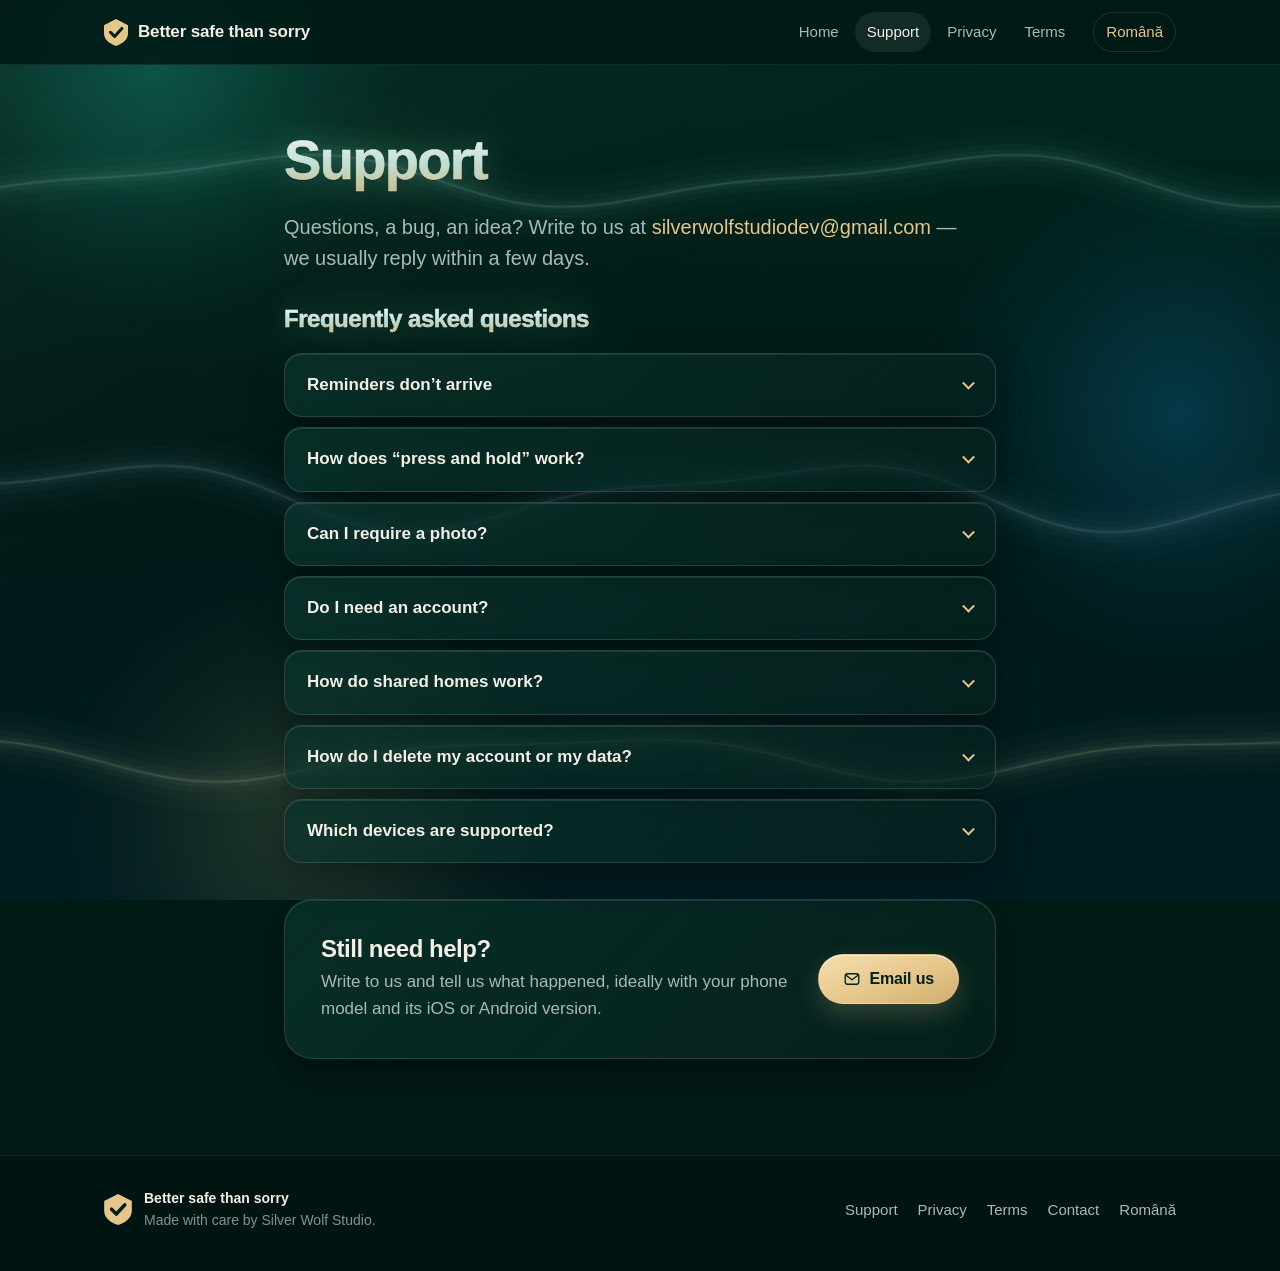
<file: support/index.html>
<!doctype html>
<html lang="en">
<head>
  <meta charset="utf-8">
  <meta name="viewport" content="width=device-width, initial-scale=1, viewport-fit=cover">
  <title>Support · Better safe than sorry</title>
  <meta name="description" content="Help with Better safe than sorry: reminders, photo proof, shared homes, your account and your data.">
  <link rel="canonical" href="https://silverwolfstudio.github.io/support/">
  <link rel="alternate" hreflang="en" href="https://silverwolfstudio.github.io/support/">
  <link rel="alternate" hreflang="ro" href="https://silverwolfstudio.github.io/ro/support/">
  <link rel="alternate" hreflang="x-default" href="https://silverwolfstudio.github.io/support/">
  <meta property="og:type" content="website">
  <meta property="og:title" content="Support · Better safe than sorry">
  <meta property="og:description" content="Help with Better safe than sorry: reminders, photo proof, shared homes, your account and your data.">
  <meta property="og:url" content="https://silverwolfstudio.github.io/support/">
  <meta property="og:image" content="https://silverwolfstudio.github.io/icon.png">
  <meta name="theme-color" content="#001A16">
  <link rel="icon" href="/favicon.svg" type="image/svg+xml">
  <link rel="apple-touch-icon" href="/icon.png">
  <link rel="stylesheet" href="/style.css?v=06a3bb905f">
  
</head>
<body class="page-support">
  <div class="aurora" aria-hidden="true"><div class="glow glow-1"><i></i></div><div class="glow glow-2"><i></i></div><div class="glow glow-3"><i></i></div><div class="ribbon ribbon-1"><svg width="3500" height="150" viewBox="0 0 7000 300" fill="none" stroke-linecap="round"><path d="M0 188.3L10 190.5L20 192.7L30 194.6L40 196.4L50 198.0L60 199.4L70 200.6L80 201.6L90 202.4L100 203.0L110 203.4L120 203.6L130 203.7L140 203.5L150 203.2L160 202.7L170 202.0L180 201.2L190 200.2L200 199.1L210 197.8L220 196.5L230 195.0L240 193.4L250 191.8L260 190.1L270 188.3L280 186.5L290 184.6L300 182.7L310 180.8L320 178.9L330 176.9L340 175.1L350 173.2L360 171.4L370 169.6L380 167.8L390 166.1L400 164.5L410 162.9L420 161.4L430 160.0L440 158.6L450 157.4L460 156.2L470 155.0L480 154.0L490 153.0L500 152.0L510 151.2L520 150.4L530 149.6L540 148.9L550 148.2L560 147.6L570 147.0L580 146.4L590 145.8L600 145.2L610 144.7L620 144.1L630 143.5L640 142.9L650 142.2L660 141.5L670 140.8L680 140.0L690 139.2L700 138.3L710 137.4L720 136.4L730 135.4L740 134.2L750 133.1L760 131.8L770 130.5L780 129.2L790 127.8L800 126.4L810 124.9L820 123.4L830 121.8L840 120.2L850 118.7L860 117.1L870 115.5L880 113.9L890 112.4L900 110.9L910 109.5L920 108.1L930 106.8L940 105.5L950 104.4L960 103.4L970 102.4L980 101.6L990 101.0L1000 100.4L1010 100.1L1020 99.9L1030 99.8L1040 99.9L1050 100.2L1060 100.7L1070 101.4L1080 102.2L1090 103.2L1100 104.5L1110 105.9L1120 107.5L1130 109.2L1140 111.2L1150 113.3L1160 115.6L1170 118.0L1180 120.6L1190 123.3L1200 126.1L1210 129.1L1220 132.1L1230 135.3L1240 138.5L1250 141.8L1260 145.1L1270 148.4L1280 151.8L1290 155.2L1300 158.6L1310 161.9L1320 165.2L1330 168.4L1340 171.6L1350 174.6L1360 177.6L1370 180.5L1380 183.2L1390 185.8L1400 188.3L1410 190.5L1420 192.7L1430 194.6L1440 196.4L1450 198.0L1460 199.4L1470 200.6L1480 201.6L1490 202.4L1500 203.0L1510 203.4L1520 203.6L1530 203.7L1540 203.5L1550 203.2L1560 202.7L1570 202.0L1580 201.2L1590 200.2L1600 199.1L1610 197.8L1620 196.5L1630 195.0L1640 193.4L1650 191.8L1660 190.1L1670 188.3L1680 186.5L1690 184.6L1700 182.7L1710 180.8L1720 178.9L1730 176.9L1740 175.1L1750 173.2L1760 171.4L1770 169.6L1780 167.8L1790 166.1L1800 164.5L1810 162.9L1820 161.4L1830 160.0L1840 158.6L1850 157.4L1860 156.2L1870 155.0L1880 154.0L1890 153.0L1900 152.0L1910 151.2L1920 150.4L1930 149.6L1940 148.9L1950 148.2L1960 147.6L1970 147.0L1980 146.4L1990 145.8L2000 145.2L2010 144.7L2020 144.1L2030 143.5L2040 142.9L2050 142.2L2060 141.5L2070 140.8L2080 140.0L2090 139.2L2100 138.3L2110 137.4L2120 136.4L2130 135.4L2140 134.2L2150 133.1L2160 131.8L2170 130.5L2180 129.2L2190 127.8L2200 126.4L2210 124.9L2220 123.4L2230 121.8L2240 120.2L2250 118.7L2260 117.1L2270 115.5L2280 113.9L2290 112.4L2300 110.9L2310 109.5L2320 108.1L2330 106.8L2340 105.5L2350 104.4L2360 103.4L2370 102.4L2380 101.6L2390 101.0L2400 100.4L2410 100.1L2420 99.9L2430 99.8L2440 99.9L2450 100.2L2460 100.7L2470 101.4L2480 102.2L2490 103.2L2500 104.5L2510 105.9L2520 107.5L2530 109.2L2540 111.2L2550 113.3L2560 115.6L2570 118.0L2580 120.6L2590 123.3L2600 126.1L2610 129.1L2620 132.1L2630 135.3L2640 138.5L2650 141.8L2660 145.1L2670 148.4L2680 151.8L2690 155.2L2700 158.6L2710 161.9L2720 165.2L2730 168.4L2740 171.6L2750 174.6L2760 177.6L2770 180.5L2780 183.2L2790 185.8L2800 188.3L2810 190.5L2820 192.7L2830 194.6L2840 196.4L2850 198.0L2860 199.4L2870 200.6L2880 201.6L2890 202.4L2900 203.0L2910 203.4L2920 203.6L2930 203.7L2940 203.5L2950 203.2L2960 202.7L2970 202.0L2980 201.2L2990 200.2L3000 199.1L3010 197.8L3020 196.5L3030 195.0L3040 193.4L3050 191.8L3060 190.1L3070 188.3L3080 186.5L3090 184.6L3100 182.7L3110 180.8L3120 178.9L3130 176.9L3140 175.1L3150 173.2L3160 171.4L3170 169.6L3180 167.8L3190 166.1L3200 164.5L3210 162.9L3220 161.4L3230 160.0L3240 158.6L3250 157.4L3260 156.2L3270 155.0L3280 154.0L3290 153.0L3300 152.0L3310 151.2L3320 150.4L3330 149.6L3340 148.9L3350 148.2L3360 147.6L3370 147.0L3380 146.4L3390 145.8L3400 145.2L3410 144.7L3420 144.1L3430 143.5L3440 142.9L3450 142.2L3460 141.5L3470 140.8L3480 140.0L3490 139.2L3500 138.3L3510 137.4L3520 136.4L3530 135.4L3540 134.2L3550 133.1L3560 131.8L3570 130.5L3580 129.2L3590 127.8L3600 126.4L3610 124.9L3620 123.4L3630 121.8L3640 120.2L3650 118.7L3660 117.1L3670 115.5L3680 113.9L3690 112.4L3700 110.9L3710 109.5L3720 108.1L3730 106.8L3740 105.5L3750 104.4L3760 103.4L3770 102.4L3780 101.6L3790 101.0L3800 100.4L3810 100.1L3820 99.9L3830 99.8L3840 99.9L3850 100.2L3860 100.7L3870 101.4L3880 102.2L3890 103.2L3900 104.5L3910 105.9L3920 107.5L3930 109.2L3940 111.2L3950 113.3L3960 115.6L3970 118.0L3980 120.6L3990 123.3L4000 126.1L4010 129.1L4020 132.1L4030 135.3L4040 138.5L4050 141.8L4060 145.1L4070 148.4L4080 151.8L4090 155.2L4100 158.6L4110 161.9L4120 165.2L4130 168.4L4140 171.6L4150 174.6L4160 177.6L4170 180.5L4180 183.2L4190 185.8L4200 188.3L4210 190.5L4220 192.7L4230 194.6L4240 196.4L4250 198.0L4260 199.4L4270 200.6L4280 201.6L4290 202.4L4300 203.0L4310 203.4L4320 203.6L4330 203.7L4340 203.5L4350 203.2L4360 202.7L4370 202.0L4380 201.2L4390 200.2L4400 199.1L4410 197.8L4420 196.5L4430 195.0L4440 193.4L4450 191.8L4460 190.1L4470 188.3L4480 186.5L4490 184.6L4500 182.7L4510 180.8L4520 178.9L4530 176.9L4540 175.1L4550 173.2L4560 171.4L4570 169.6L4580 167.8L4590 166.1L4600 164.5L4610 162.9L4620 161.4L4630 160.0L4640 158.6L4650 157.4L4660 156.2L4670 155.0L4680 154.0L4690 153.0L4700 152.0L4710 151.2L4720 150.4L4730 149.6L4740 148.9L4750 148.2L4760 147.6L4770 147.0L4780 146.4L4790 145.8L4800 145.2L4810 144.7L4820 144.1L4830 143.5L4840 142.9L4850 142.2L4860 141.5L4870 140.8L4880 140.0L4890 139.2L4900 138.3L4910 137.4L4920 136.4L4930 135.4L4940 134.2L4950 133.1L4960 131.8L4970 130.5L4980 129.2L4990 127.8L5000 126.4L5010 124.9L5020 123.4L5030 121.8L5040 120.2L5050 118.7L5060 117.1L5070 115.5L5080 113.9L5090 112.4L5100 110.9L5110 109.5L5120 108.1L5130 106.8L5140 105.5L5150 104.4L5160 103.4L5170 102.4L5180 101.6L5190 101.0L5200 100.4L5210 100.1L5220 99.9L5230 99.8L5240 99.9L5250 100.2L5260 100.7L5270 101.4L5280 102.2L5290 103.2L5300 104.5L5310 105.9L5320 107.5L5330 109.2L5340 111.2L5350 113.3L5360 115.6L5370 118.0L5380 120.6L5390 123.3L5400 126.1L5410 129.1L5420 132.1L5430 135.3L5440 138.5L5450 141.8L5460 145.1L5470 148.4L5480 151.8L5490 155.2L5500 158.6L5510 161.9L5520 165.2L5530 168.4L5540 171.6L5550 174.6L5560 177.6L5570 180.5L5580 183.2L5590 185.8L5600 188.3L5610 190.5L5620 192.7L5630 194.6L5640 196.4L5650 198.0L5660 199.4L5670 200.6L5680 201.6L5690 202.4L5700 203.0L5710 203.4L5720 203.6L5730 203.7L5740 203.5L5750 203.2L5760 202.7L5770 202.0L5780 201.2L5790 200.2L5800 199.1L5810 197.8L5820 196.5L5830 195.0L5840 193.4L5850 191.8L5860 190.1L5870 188.3L5880 186.5L5890 184.6L5900 182.7L5910 180.8L5920 178.9L5930 176.9L5940 175.1L5950 173.2L5960 171.4L5970 169.6L5980 167.8L5990 166.1L6000 164.5L6010 162.9L6020 161.4L6030 160.0L6040 158.6L6050 157.4L6060 156.2L6070 155.0L6080 154.0L6090 153.0L6100 152.0L6110 151.2L6120 150.4L6130 149.6L6140 148.9L6150 148.2L6160 147.6L6170 147.0L6180 146.4L6190 145.8L6200 145.2L6210 144.7L6220 144.1L6230 143.5L6240 142.9L6250 142.2L6260 141.5L6270 140.8L6280 140.0L6290 139.2L6300 138.3L6310 137.4L6320 136.4L6330 135.4L6340 134.2L6350 133.1L6360 131.8L6370 130.5L6380 129.2L6390 127.8L6400 126.4L6410 124.9L6420 123.4L6430 121.8L6440 120.2L6450 118.7L6460 117.1L6470 115.5L6480 113.9L6490 112.4L6500 110.9L6510 109.5L6520 108.1L6530 106.8L6540 105.5L6550 104.4L6560 103.4L6570 102.4L6580 101.6L6590 101.0L6600 100.4L6610 100.1L6620 99.9L6630 99.8L6640 99.9L6650 100.2L6660 100.7L6670 101.4L6680 102.2L6690 103.2L6700 104.5L6710 105.9L6720 107.5L6730 109.2L6740 111.2L6750 113.3L6760 115.6L6770 118.0L6780 120.6L6790 123.3L6800 126.1L6810 129.1L6820 132.1L6830 135.3L6840 138.5L6850 141.8L6860 145.1L6870 148.4L6880 151.8L6890 155.2L6900 158.6L6910 161.9L6920 165.2L6930 168.4L6940 171.6L6950 174.6L6960 177.6L6970 180.5L6980 183.2L6990 185.8L7000 188.3" stroke="#79b6a9" stroke-opacity="0.018" stroke-width="120"/><path d="M0 188.3L10 190.5L20 192.7L30 194.6L40 196.4L50 198.0L60 199.4L70 200.6L80 201.6L90 202.4L100 203.0L110 203.4L120 203.6L130 203.7L140 203.5L150 203.2L160 202.7L170 202.0L180 201.2L190 200.2L200 199.1L210 197.8L220 196.5L230 195.0L240 193.4L250 191.8L260 190.1L270 188.3L280 186.5L290 184.6L300 182.7L310 180.8L320 178.9L330 176.9L340 175.1L350 173.2L360 171.4L370 169.6L380 167.8L390 166.1L400 164.5L410 162.9L420 161.4L430 160.0L440 158.6L450 157.4L460 156.2L470 155.0L480 154.0L490 153.0L500 152.0L510 151.2L520 150.4L530 149.6L540 148.9L550 148.2L560 147.6L570 147.0L580 146.4L590 145.8L600 145.2L610 144.7L620 144.1L630 143.5L640 142.9L650 142.2L660 141.5L670 140.8L680 140.0L690 139.2L700 138.3L710 137.4L720 136.4L730 135.4L740 134.2L750 133.1L760 131.8L770 130.5L780 129.2L790 127.8L800 126.4L810 124.9L820 123.4L830 121.8L840 120.2L850 118.7L860 117.1L870 115.5L880 113.9L890 112.4L900 110.9L910 109.5L920 108.1L930 106.8L940 105.5L950 104.4L960 103.4L970 102.4L980 101.6L990 101.0L1000 100.4L1010 100.1L1020 99.9L1030 99.8L1040 99.9L1050 100.2L1060 100.7L1070 101.4L1080 102.2L1090 103.2L1100 104.5L1110 105.9L1120 107.5L1130 109.2L1140 111.2L1150 113.3L1160 115.6L1170 118.0L1180 120.6L1190 123.3L1200 126.1L1210 129.1L1220 132.1L1230 135.3L1240 138.5L1250 141.8L1260 145.1L1270 148.4L1280 151.8L1290 155.2L1300 158.6L1310 161.9L1320 165.2L1330 168.4L1340 171.6L1350 174.6L1360 177.6L1370 180.5L1380 183.2L1390 185.8L1400 188.3L1410 190.5L1420 192.7L1430 194.6L1440 196.4L1450 198.0L1460 199.4L1470 200.6L1480 201.6L1490 202.4L1500 203.0L1510 203.4L1520 203.6L1530 203.7L1540 203.5L1550 203.2L1560 202.7L1570 202.0L1580 201.2L1590 200.2L1600 199.1L1610 197.8L1620 196.5L1630 195.0L1640 193.4L1650 191.8L1660 190.1L1670 188.3L1680 186.5L1690 184.6L1700 182.7L1710 180.8L1720 178.9L1730 176.9L1740 175.1L1750 173.2L1760 171.4L1770 169.6L1780 167.8L1790 166.1L1800 164.5L1810 162.9L1820 161.4L1830 160.0L1840 158.6L1850 157.4L1860 156.2L1870 155.0L1880 154.0L1890 153.0L1900 152.0L1910 151.2L1920 150.4L1930 149.6L1940 148.9L1950 148.2L1960 147.6L1970 147.0L1980 146.4L1990 145.8L2000 145.2L2010 144.7L2020 144.1L2030 143.5L2040 142.9L2050 142.2L2060 141.5L2070 140.8L2080 140.0L2090 139.2L2100 138.3L2110 137.4L2120 136.4L2130 135.4L2140 134.2L2150 133.1L2160 131.8L2170 130.5L2180 129.2L2190 127.8L2200 126.4L2210 124.9L2220 123.4L2230 121.8L2240 120.2L2250 118.7L2260 117.1L2270 115.5L2280 113.9L2290 112.4L2300 110.9L2310 109.5L2320 108.1L2330 106.8L2340 105.5L2350 104.4L2360 103.4L2370 102.4L2380 101.6L2390 101.0L2400 100.4L2410 100.1L2420 99.9L2430 99.8L2440 99.9L2450 100.2L2460 100.7L2470 101.4L2480 102.2L2490 103.2L2500 104.5L2510 105.9L2520 107.5L2530 109.2L2540 111.2L2550 113.3L2560 115.6L2570 118.0L2580 120.6L2590 123.3L2600 126.1L2610 129.1L2620 132.1L2630 135.3L2640 138.5L2650 141.8L2660 145.1L2670 148.4L2680 151.8L2690 155.2L2700 158.6L2710 161.9L2720 165.2L2730 168.4L2740 171.6L2750 174.6L2760 177.6L2770 180.5L2780 183.2L2790 185.8L2800 188.3L2810 190.5L2820 192.7L2830 194.6L2840 196.4L2850 198.0L2860 199.4L2870 200.6L2880 201.6L2890 202.4L2900 203.0L2910 203.4L2920 203.6L2930 203.7L2940 203.5L2950 203.2L2960 202.7L2970 202.0L2980 201.2L2990 200.2L3000 199.1L3010 197.8L3020 196.5L3030 195.0L3040 193.4L3050 191.8L3060 190.1L3070 188.3L3080 186.5L3090 184.6L3100 182.7L3110 180.8L3120 178.9L3130 176.9L3140 175.1L3150 173.2L3160 171.4L3170 169.6L3180 167.8L3190 166.1L3200 164.5L3210 162.9L3220 161.4L3230 160.0L3240 158.6L3250 157.4L3260 156.2L3270 155.0L3280 154.0L3290 153.0L3300 152.0L3310 151.2L3320 150.4L3330 149.6L3340 148.9L3350 148.2L3360 147.6L3370 147.0L3380 146.4L3390 145.8L3400 145.2L3410 144.7L3420 144.1L3430 143.5L3440 142.9L3450 142.2L3460 141.5L3470 140.8L3480 140.0L3490 139.2L3500 138.3L3510 137.4L3520 136.4L3530 135.4L3540 134.2L3550 133.1L3560 131.8L3570 130.5L3580 129.2L3590 127.8L3600 126.4L3610 124.9L3620 123.4L3630 121.8L3640 120.2L3650 118.7L3660 117.1L3670 115.5L3680 113.9L3690 112.4L3700 110.9L3710 109.5L3720 108.1L3730 106.8L3740 105.5L3750 104.4L3760 103.4L3770 102.4L3780 101.6L3790 101.0L3800 100.4L3810 100.1L3820 99.9L3830 99.8L3840 99.9L3850 100.2L3860 100.7L3870 101.4L3880 102.2L3890 103.2L3900 104.5L3910 105.9L3920 107.5L3930 109.2L3940 111.2L3950 113.3L3960 115.6L3970 118.0L3980 120.6L3990 123.3L4000 126.1L4010 129.1L4020 132.1L4030 135.3L4040 138.5L4050 141.8L4060 145.1L4070 148.4L4080 151.8L4090 155.2L4100 158.6L4110 161.9L4120 165.2L4130 168.4L4140 171.6L4150 174.6L4160 177.6L4170 180.5L4180 183.2L4190 185.8L4200 188.3L4210 190.5L4220 192.7L4230 194.6L4240 196.4L4250 198.0L4260 199.4L4270 200.6L4280 201.6L4290 202.4L4300 203.0L4310 203.4L4320 203.6L4330 203.7L4340 203.5L4350 203.2L4360 202.7L4370 202.0L4380 201.2L4390 200.2L4400 199.1L4410 197.8L4420 196.5L4430 195.0L4440 193.4L4450 191.8L4460 190.1L4470 188.3L4480 186.5L4490 184.6L4500 182.7L4510 180.8L4520 178.9L4530 176.9L4540 175.1L4550 173.2L4560 171.4L4570 169.6L4580 167.8L4590 166.1L4600 164.5L4610 162.9L4620 161.4L4630 160.0L4640 158.6L4650 157.4L4660 156.2L4670 155.0L4680 154.0L4690 153.0L4700 152.0L4710 151.2L4720 150.4L4730 149.6L4740 148.9L4750 148.2L4760 147.6L4770 147.0L4780 146.4L4790 145.8L4800 145.2L4810 144.7L4820 144.1L4830 143.5L4840 142.9L4850 142.2L4860 141.5L4870 140.8L4880 140.0L4890 139.2L4900 138.3L4910 137.4L4920 136.4L4930 135.4L4940 134.2L4950 133.1L4960 131.8L4970 130.5L4980 129.2L4990 127.8L5000 126.4L5010 124.9L5020 123.4L5030 121.8L5040 120.2L5050 118.7L5060 117.1L5070 115.5L5080 113.9L5090 112.4L5100 110.9L5110 109.5L5120 108.1L5130 106.8L5140 105.5L5150 104.4L5160 103.4L5170 102.4L5180 101.6L5190 101.0L5200 100.4L5210 100.1L5220 99.9L5230 99.8L5240 99.9L5250 100.2L5260 100.7L5270 101.4L5280 102.2L5290 103.2L5300 104.5L5310 105.9L5320 107.5L5330 109.2L5340 111.2L5350 113.3L5360 115.6L5370 118.0L5380 120.6L5390 123.3L5400 126.1L5410 129.1L5420 132.1L5430 135.3L5440 138.5L5450 141.8L5460 145.1L5470 148.4L5480 151.8L5490 155.2L5500 158.6L5510 161.9L5520 165.2L5530 168.4L5540 171.6L5550 174.6L5560 177.6L5570 180.5L5580 183.2L5590 185.8L5600 188.3L5610 190.5L5620 192.7L5630 194.6L5640 196.4L5650 198.0L5660 199.4L5670 200.6L5680 201.6L5690 202.4L5700 203.0L5710 203.4L5720 203.6L5730 203.7L5740 203.5L5750 203.2L5760 202.7L5770 202.0L5780 201.2L5790 200.2L5800 199.1L5810 197.8L5820 196.5L5830 195.0L5840 193.4L5850 191.8L5860 190.1L5870 188.3L5880 186.5L5890 184.6L5900 182.7L5910 180.8L5920 178.9L5930 176.9L5940 175.1L5950 173.2L5960 171.4L5970 169.6L5980 167.8L5990 166.1L6000 164.5L6010 162.9L6020 161.4L6030 160.0L6040 158.6L6050 157.4L6060 156.2L6070 155.0L6080 154.0L6090 153.0L6100 152.0L6110 151.2L6120 150.4L6130 149.6L6140 148.9L6150 148.2L6160 147.6L6170 147.0L6180 146.4L6190 145.8L6200 145.2L6210 144.7L6220 144.1L6230 143.5L6240 142.9L6250 142.2L6260 141.5L6270 140.8L6280 140.0L6290 139.2L6300 138.3L6310 137.4L6320 136.4L6330 135.4L6340 134.2L6350 133.1L6360 131.8L6370 130.5L6380 129.2L6390 127.8L6400 126.4L6410 124.9L6420 123.4L6430 121.8L6440 120.2L6450 118.7L6460 117.1L6470 115.5L6480 113.9L6490 112.4L6500 110.9L6510 109.5L6520 108.1L6530 106.8L6540 105.5L6550 104.4L6560 103.4L6570 102.4L6580 101.6L6590 101.0L6600 100.4L6610 100.1L6620 99.9L6630 99.8L6640 99.9L6650 100.2L6660 100.7L6670 101.4L6680 102.2L6690 103.2L6700 104.5L6710 105.9L6720 107.5L6730 109.2L6740 111.2L6750 113.3L6760 115.6L6770 118.0L6780 120.6L6790 123.3L6800 126.1L6810 129.1L6820 132.1L6830 135.3L6840 138.5L6850 141.8L6860 145.1L6870 148.4L6880 151.8L6890 155.2L6900 158.6L6910 161.9L6920 165.2L6930 168.4L6940 171.6L6950 174.6L6960 177.6L6970 180.5L6980 183.2L6990 185.8L7000 188.3" stroke="#79b6a9" stroke-opacity="0.025" stroke-width="78"/><path d="M0 188.3L10 190.5L20 192.7L30 194.6L40 196.4L50 198.0L60 199.4L70 200.6L80 201.6L90 202.4L100 203.0L110 203.4L120 203.6L130 203.7L140 203.5L150 203.2L160 202.7L170 202.0L180 201.2L190 200.2L200 199.1L210 197.8L220 196.5L230 195.0L240 193.4L250 191.8L260 190.1L270 188.3L280 186.5L290 184.6L300 182.7L310 180.8L320 178.9L330 176.9L340 175.1L350 173.2L360 171.4L370 169.6L380 167.8L390 166.1L400 164.5L410 162.9L420 161.4L430 160.0L440 158.6L450 157.4L460 156.2L470 155.0L480 154.0L490 153.0L500 152.0L510 151.2L520 150.4L530 149.6L540 148.9L550 148.2L560 147.6L570 147.0L580 146.4L590 145.8L600 145.2L610 144.7L620 144.1L630 143.5L640 142.9L650 142.2L660 141.5L670 140.8L680 140.0L690 139.2L700 138.3L710 137.4L720 136.4L730 135.4L740 134.2L750 133.1L760 131.8L770 130.5L780 129.2L790 127.8L800 126.4L810 124.9L820 123.4L830 121.8L840 120.2L850 118.7L860 117.1L870 115.5L880 113.9L890 112.4L900 110.9L910 109.5L920 108.1L930 106.8L940 105.5L950 104.4L960 103.4L970 102.4L980 101.6L990 101.0L1000 100.4L1010 100.1L1020 99.9L1030 99.8L1040 99.9L1050 100.2L1060 100.7L1070 101.4L1080 102.2L1090 103.2L1100 104.5L1110 105.9L1120 107.5L1130 109.2L1140 111.2L1150 113.3L1160 115.6L1170 118.0L1180 120.6L1190 123.3L1200 126.1L1210 129.1L1220 132.1L1230 135.3L1240 138.5L1250 141.8L1260 145.1L1270 148.4L1280 151.8L1290 155.2L1300 158.6L1310 161.9L1320 165.2L1330 168.4L1340 171.6L1350 174.6L1360 177.6L1370 180.5L1380 183.2L1390 185.8L1400 188.3L1410 190.5L1420 192.7L1430 194.6L1440 196.4L1450 198.0L1460 199.4L1470 200.6L1480 201.6L1490 202.4L1500 203.0L1510 203.4L1520 203.6L1530 203.7L1540 203.5L1550 203.2L1560 202.7L1570 202.0L1580 201.2L1590 200.2L1600 199.1L1610 197.8L1620 196.5L1630 195.0L1640 193.4L1650 191.8L1660 190.1L1670 188.3L1680 186.5L1690 184.6L1700 182.7L1710 180.8L1720 178.9L1730 176.9L1740 175.1L1750 173.2L1760 171.4L1770 169.6L1780 167.8L1790 166.1L1800 164.5L1810 162.9L1820 161.4L1830 160.0L1840 158.6L1850 157.4L1860 156.2L1870 155.0L1880 154.0L1890 153.0L1900 152.0L1910 151.2L1920 150.4L1930 149.6L1940 148.9L1950 148.2L1960 147.6L1970 147.0L1980 146.4L1990 145.8L2000 145.2L2010 144.7L2020 144.1L2030 143.5L2040 142.9L2050 142.2L2060 141.5L2070 140.8L2080 140.0L2090 139.2L2100 138.3L2110 137.4L2120 136.4L2130 135.4L2140 134.2L2150 133.1L2160 131.8L2170 130.5L2180 129.2L2190 127.8L2200 126.4L2210 124.9L2220 123.4L2230 121.8L2240 120.2L2250 118.7L2260 117.1L2270 115.5L2280 113.9L2290 112.4L2300 110.9L2310 109.5L2320 108.1L2330 106.8L2340 105.5L2350 104.4L2360 103.4L2370 102.4L2380 101.6L2390 101.0L2400 100.4L2410 100.1L2420 99.9L2430 99.8L2440 99.9L2450 100.2L2460 100.7L2470 101.4L2480 102.2L2490 103.2L2500 104.5L2510 105.9L2520 107.5L2530 109.2L2540 111.2L2550 113.3L2560 115.6L2570 118.0L2580 120.6L2590 123.3L2600 126.1L2610 129.1L2620 132.1L2630 135.3L2640 138.5L2650 141.8L2660 145.1L2670 148.4L2680 151.8L2690 155.2L2700 158.6L2710 161.9L2720 165.2L2730 168.4L2740 171.6L2750 174.6L2760 177.6L2770 180.5L2780 183.2L2790 185.8L2800 188.3L2810 190.5L2820 192.7L2830 194.6L2840 196.4L2850 198.0L2860 199.4L2870 200.6L2880 201.6L2890 202.4L2900 203.0L2910 203.4L2920 203.6L2930 203.7L2940 203.5L2950 203.2L2960 202.7L2970 202.0L2980 201.2L2990 200.2L3000 199.1L3010 197.8L3020 196.5L3030 195.0L3040 193.4L3050 191.8L3060 190.1L3070 188.3L3080 186.5L3090 184.6L3100 182.7L3110 180.8L3120 178.9L3130 176.9L3140 175.1L3150 173.2L3160 171.4L3170 169.6L3180 167.8L3190 166.1L3200 164.5L3210 162.9L3220 161.4L3230 160.0L3240 158.6L3250 157.4L3260 156.2L3270 155.0L3280 154.0L3290 153.0L3300 152.0L3310 151.2L3320 150.4L3330 149.6L3340 148.9L3350 148.2L3360 147.6L3370 147.0L3380 146.4L3390 145.8L3400 145.2L3410 144.7L3420 144.1L3430 143.5L3440 142.9L3450 142.2L3460 141.5L3470 140.8L3480 140.0L3490 139.2L3500 138.3L3510 137.4L3520 136.4L3530 135.4L3540 134.2L3550 133.1L3560 131.8L3570 130.5L3580 129.2L3590 127.8L3600 126.4L3610 124.9L3620 123.4L3630 121.8L3640 120.2L3650 118.7L3660 117.1L3670 115.5L3680 113.9L3690 112.4L3700 110.9L3710 109.5L3720 108.1L3730 106.8L3740 105.5L3750 104.4L3760 103.4L3770 102.4L3780 101.6L3790 101.0L3800 100.4L3810 100.1L3820 99.9L3830 99.8L3840 99.9L3850 100.2L3860 100.7L3870 101.4L3880 102.2L3890 103.2L3900 104.5L3910 105.9L3920 107.5L3930 109.2L3940 111.2L3950 113.3L3960 115.6L3970 118.0L3980 120.6L3990 123.3L4000 126.1L4010 129.1L4020 132.1L4030 135.3L4040 138.5L4050 141.8L4060 145.1L4070 148.4L4080 151.8L4090 155.2L4100 158.6L4110 161.9L4120 165.2L4130 168.4L4140 171.6L4150 174.6L4160 177.6L4170 180.5L4180 183.2L4190 185.8L4200 188.3L4210 190.5L4220 192.7L4230 194.6L4240 196.4L4250 198.0L4260 199.4L4270 200.6L4280 201.6L4290 202.4L4300 203.0L4310 203.4L4320 203.6L4330 203.7L4340 203.5L4350 203.2L4360 202.7L4370 202.0L4380 201.2L4390 200.2L4400 199.1L4410 197.8L4420 196.5L4430 195.0L4440 193.4L4450 191.8L4460 190.1L4470 188.3L4480 186.5L4490 184.6L4500 182.7L4510 180.8L4520 178.9L4530 176.9L4540 175.1L4550 173.2L4560 171.4L4570 169.6L4580 167.8L4590 166.1L4600 164.5L4610 162.9L4620 161.4L4630 160.0L4640 158.6L4650 157.4L4660 156.2L4670 155.0L4680 154.0L4690 153.0L4700 152.0L4710 151.2L4720 150.4L4730 149.6L4740 148.9L4750 148.2L4760 147.6L4770 147.0L4780 146.4L4790 145.8L4800 145.2L4810 144.7L4820 144.1L4830 143.5L4840 142.9L4850 142.2L4860 141.5L4870 140.8L4880 140.0L4890 139.2L4900 138.3L4910 137.4L4920 136.4L4930 135.4L4940 134.2L4950 133.1L4960 131.8L4970 130.5L4980 129.2L4990 127.8L5000 126.4L5010 124.9L5020 123.4L5030 121.8L5040 120.2L5050 118.7L5060 117.1L5070 115.5L5080 113.9L5090 112.4L5100 110.9L5110 109.5L5120 108.1L5130 106.8L5140 105.5L5150 104.4L5160 103.4L5170 102.4L5180 101.6L5190 101.0L5200 100.4L5210 100.1L5220 99.9L5230 99.8L5240 99.9L5250 100.2L5260 100.7L5270 101.4L5280 102.2L5290 103.2L5300 104.5L5310 105.9L5320 107.5L5330 109.2L5340 111.2L5350 113.3L5360 115.6L5370 118.0L5380 120.6L5390 123.3L5400 126.1L5410 129.1L5420 132.1L5430 135.3L5440 138.5L5450 141.8L5460 145.1L5470 148.4L5480 151.8L5490 155.2L5500 158.6L5510 161.9L5520 165.2L5530 168.4L5540 171.6L5550 174.6L5560 177.6L5570 180.5L5580 183.2L5590 185.8L5600 188.3L5610 190.5L5620 192.7L5630 194.6L5640 196.4L5650 198.0L5660 199.4L5670 200.6L5680 201.6L5690 202.4L5700 203.0L5710 203.4L5720 203.6L5730 203.7L5740 203.5L5750 203.2L5760 202.7L5770 202.0L5780 201.2L5790 200.2L5800 199.1L5810 197.8L5820 196.5L5830 195.0L5840 193.4L5850 191.8L5860 190.1L5870 188.3L5880 186.5L5890 184.6L5900 182.7L5910 180.8L5920 178.9L5930 176.9L5940 175.1L5950 173.2L5960 171.4L5970 169.6L5980 167.8L5990 166.1L6000 164.5L6010 162.9L6020 161.4L6030 160.0L6040 158.6L6050 157.4L6060 156.2L6070 155.0L6080 154.0L6090 153.0L6100 152.0L6110 151.2L6120 150.4L6130 149.6L6140 148.9L6150 148.2L6160 147.6L6170 147.0L6180 146.4L6190 145.8L6200 145.2L6210 144.7L6220 144.1L6230 143.5L6240 142.9L6250 142.2L6260 141.5L6270 140.8L6280 140.0L6290 139.2L6300 138.3L6310 137.4L6320 136.4L6330 135.4L6340 134.2L6350 133.1L6360 131.8L6370 130.5L6380 129.2L6390 127.8L6400 126.4L6410 124.9L6420 123.4L6430 121.8L6440 120.2L6450 118.7L6460 117.1L6470 115.5L6480 113.9L6490 112.4L6500 110.9L6510 109.5L6520 108.1L6530 106.8L6540 105.5L6550 104.4L6560 103.4L6570 102.4L6580 101.6L6590 101.0L6600 100.4L6610 100.1L6620 99.9L6630 99.8L6640 99.9L6650 100.2L6660 100.7L6670 101.4L6680 102.2L6690 103.2L6700 104.5L6710 105.9L6720 107.5L6730 109.2L6740 111.2L6750 113.3L6760 115.6L6770 118.0L6780 120.6L6790 123.3L6800 126.1L6810 129.1L6820 132.1L6830 135.3L6840 138.5L6850 141.8L6860 145.1L6870 148.4L6880 151.8L6890 155.2L6900 158.6L6910 161.9L6920 165.2L6930 168.4L6940 171.6L6950 174.6L6960 177.6L6970 180.5L6980 183.2L6990 185.8L7000 188.3" stroke="#79b6a9" stroke-opacity="0.035" stroke-width="44"/><path d="M0 188.3L10 190.5L20 192.7L30 194.6L40 196.4L50 198.0L60 199.4L70 200.6L80 201.6L90 202.4L100 203.0L110 203.4L120 203.6L130 203.7L140 203.5L150 203.2L160 202.7L170 202.0L180 201.2L190 200.2L200 199.1L210 197.8L220 196.5L230 195.0L240 193.4L250 191.8L260 190.1L270 188.3L280 186.5L290 184.6L300 182.7L310 180.8L320 178.9L330 176.9L340 175.1L350 173.2L360 171.4L370 169.6L380 167.8L390 166.1L400 164.5L410 162.9L420 161.4L430 160.0L440 158.6L450 157.4L460 156.2L470 155.0L480 154.0L490 153.0L500 152.0L510 151.2L520 150.4L530 149.6L540 148.9L550 148.2L560 147.6L570 147.0L580 146.4L590 145.8L600 145.2L610 144.7L620 144.1L630 143.5L640 142.9L650 142.2L660 141.5L670 140.8L680 140.0L690 139.2L700 138.3L710 137.4L720 136.4L730 135.4L740 134.2L750 133.1L760 131.8L770 130.5L780 129.2L790 127.8L800 126.4L810 124.9L820 123.4L830 121.8L840 120.2L850 118.7L860 117.1L870 115.5L880 113.9L890 112.4L900 110.9L910 109.5L920 108.1L930 106.8L940 105.5L950 104.4L960 103.4L970 102.4L980 101.6L990 101.0L1000 100.4L1010 100.1L1020 99.9L1030 99.8L1040 99.9L1050 100.2L1060 100.7L1070 101.4L1080 102.2L1090 103.2L1100 104.5L1110 105.9L1120 107.5L1130 109.2L1140 111.2L1150 113.3L1160 115.6L1170 118.0L1180 120.6L1190 123.3L1200 126.1L1210 129.1L1220 132.1L1230 135.3L1240 138.5L1250 141.8L1260 145.1L1270 148.4L1280 151.8L1290 155.2L1300 158.6L1310 161.9L1320 165.2L1330 168.4L1340 171.6L1350 174.6L1360 177.6L1370 180.5L1380 183.2L1390 185.8L1400 188.3L1410 190.5L1420 192.7L1430 194.6L1440 196.4L1450 198.0L1460 199.4L1470 200.6L1480 201.6L1490 202.4L1500 203.0L1510 203.4L1520 203.6L1530 203.7L1540 203.5L1550 203.2L1560 202.7L1570 202.0L1580 201.2L1590 200.2L1600 199.1L1610 197.8L1620 196.5L1630 195.0L1640 193.4L1650 191.8L1660 190.1L1670 188.3L1680 186.5L1690 184.6L1700 182.7L1710 180.8L1720 178.9L1730 176.9L1740 175.1L1750 173.2L1760 171.4L1770 169.6L1780 167.8L1790 166.1L1800 164.5L1810 162.9L1820 161.4L1830 160.0L1840 158.6L1850 157.4L1860 156.2L1870 155.0L1880 154.0L1890 153.0L1900 152.0L1910 151.2L1920 150.4L1930 149.6L1940 148.9L1950 148.2L1960 147.6L1970 147.0L1980 146.4L1990 145.8L2000 145.2L2010 144.7L2020 144.1L2030 143.5L2040 142.9L2050 142.2L2060 141.5L2070 140.8L2080 140.0L2090 139.2L2100 138.3L2110 137.4L2120 136.4L2130 135.4L2140 134.2L2150 133.1L2160 131.8L2170 130.5L2180 129.2L2190 127.8L2200 126.4L2210 124.9L2220 123.4L2230 121.8L2240 120.2L2250 118.7L2260 117.1L2270 115.5L2280 113.9L2290 112.4L2300 110.9L2310 109.5L2320 108.1L2330 106.8L2340 105.5L2350 104.4L2360 103.4L2370 102.4L2380 101.6L2390 101.0L2400 100.4L2410 100.1L2420 99.9L2430 99.8L2440 99.9L2450 100.2L2460 100.7L2470 101.4L2480 102.2L2490 103.2L2500 104.5L2510 105.9L2520 107.5L2530 109.2L2540 111.2L2550 113.3L2560 115.6L2570 118.0L2580 120.6L2590 123.3L2600 126.1L2610 129.1L2620 132.1L2630 135.3L2640 138.5L2650 141.8L2660 145.1L2670 148.4L2680 151.8L2690 155.2L2700 158.6L2710 161.9L2720 165.2L2730 168.4L2740 171.6L2750 174.6L2760 177.6L2770 180.5L2780 183.2L2790 185.8L2800 188.3L2810 190.5L2820 192.7L2830 194.6L2840 196.4L2850 198.0L2860 199.4L2870 200.6L2880 201.6L2890 202.4L2900 203.0L2910 203.4L2920 203.6L2930 203.7L2940 203.5L2950 203.2L2960 202.7L2970 202.0L2980 201.2L2990 200.2L3000 199.1L3010 197.8L3020 196.5L3030 195.0L3040 193.4L3050 191.8L3060 190.1L3070 188.3L3080 186.5L3090 184.6L3100 182.7L3110 180.8L3120 178.9L3130 176.9L3140 175.1L3150 173.2L3160 171.4L3170 169.6L3180 167.8L3190 166.1L3200 164.5L3210 162.9L3220 161.4L3230 160.0L3240 158.6L3250 157.4L3260 156.2L3270 155.0L3280 154.0L3290 153.0L3300 152.0L3310 151.2L3320 150.4L3330 149.6L3340 148.9L3350 148.2L3360 147.6L3370 147.0L3380 146.4L3390 145.8L3400 145.2L3410 144.7L3420 144.1L3430 143.5L3440 142.9L3450 142.2L3460 141.5L3470 140.8L3480 140.0L3490 139.2L3500 138.3L3510 137.4L3520 136.4L3530 135.4L3540 134.2L3550 133.1L3560 131.8L3570 130.5L3580 129.2L3590 127.8L3600 126.4L3610 124.9L3620 123.4L3630 121.8L3640 120.2L3650 118.7L3660 117.1L3670 115.5L3680 113.9L3690 112.4L3700 110.9L3710 109.5L3720 108.1L3730 106.8L3740 105.5L3750 104.4L3760 103.4L3770 102.4L3780 101.6L3790 101.0L3800 100.4L3810 100.1L3820 99.9L3830 99.8L3840 99.9L3850 100.2L3860 100.7L3870 101.4L3880 102.2L3890 103.2L3900 104.5L3910 105.9L3920 107.5L3930 109.2L3940 111.2L3950 113.3L3960 115.6L3970 118.0L3980 120.6L3990 123.3L4000 126.1L4010 129.1L4020 132.1L4030 135.3L4040 138.5L4050 141.8L4060 145.1L4070 148.4L4080 151.8L4090 155.2L4100 158.6L4110 161.9L4120 165.2L4130 168.4L4140 171.6L4150 174.6L4160 177.6L4170 180.5L4180 183.2L4190 185.8L4200 188.3L4210 190.5L4220 192.7L4230 194.6L4240 196.4L4250 198.0L4260 199.4L4270 200.6L4280 201.6L4290 202.4L4300 203.0L4310 203.4L4320 203.6L4330 203.7L4340 203.5L4350 203.2L4360 202.7L4370 202.0L4380 201.2L4390 200.2L4400 199.1L4410 197.8L4420 196.5L4430 195.0L4440 193.4L4450 191.8L4460 190.1L4470 188.3L4480 186.5L4490 184.6L4500 182.7L4510 180.8L4520 178.9L4530 176.9L4540 175.1L4550 173.2L4560 171.4L4570 169.6L4580 167.8L4590 166.1L4600 164.5L4610 162.9L4620 161.4L4630 160.0L4640 158.6L4650 157.4L4660 156.2L4670 155.0L4680 154.0L4690 153.0L4700 152.0L4710 151.2L4720 150.4L4730 149.6L4740 148.9L4750 148.2L4760 147.6L4770 147.0L4780 146.4L4790 145.8L4800 145.2L4810 144.7L4820 144.1L4830 143.5L4840 142.9L4850 142.2L4860 141.5L4870 140.8L4880 140.0L4890 139.2L4900 138.3L4910 137.4L4920 136.4L4930 135.4L4940 134.2L4950 133.1L4960 131.8L4970 130.5L4980 129.2L4990 127.8L5000 126.4L5010 124.9L5020 123.4L5030 121.8L5040 120.2L5050 118.7L5060 117.1L5070 115.5L5080 113.9L5090 112.4L5100 110.9L5110 109.5L5120 108.1L5130 106.8L5140 105.5L5150 104.4L5160 103.4L5170 102.4L5180 101.6L5190 101.0L5200 100.4L5210 100.1L5220 99.9L5230 99.8L5240 99.9L5250 100.2L5260 100.7L5270 101.4L5280 102.2L5290 103.2L5300 104.5L5310 105.9L5320 107.5L5330 109.2L5340 111.2L5350 113.3L5360 115.6L5370 118.0L5380 120.6L5390 123.3L5400 126.1L5410 129.1L5420 132.1L5430 135.3L5440 138.5L5450 141.8L5460 145.1L5470 148.4L5480 151.8L5490 155.2L5500 158.6L5510 161.9L5520 165.2L5530 168.4L5540 171.6L5550 174.6L5560 177.6L5570 180.5L5580 183.2L5590 185.8L5600 188.3L5610 190.5L5620 192.7L5630 194.6L5640 196.4L5650 198.0L5660 199.4L5670 200.6L5680 201.6L5690 202.4L5700 203.0L5710 203.4L5720 203.6L5730 203.7L5740 203.5L5750 203.2L5760 202.7L5770 202.0L5780 201.2L5790 200.2L5800 199.1L5810 197.8L5820 196.5L5830 195.0L5840 193.4L5850 191.8L5860 190.1L5870 188.3L5880 186.5L5890 184.6L5900 182.7L5910 180.8L5920 178.9L5930 176.9L5940 175.1L5950 173.2L5960 171.4L5970 169.6L5980 167.8L5990 166.1L6000 164.5L6010 162.9L6020 161.4L6030 160.0L6040 158.6L6050 157.4L6060 156.2L6070 155.0L6080 154.0L6090 153.0L6100 152.0L6110 151.2L6120 150.4L6130 149.6L6140 148.9L6150 148.2L6160 147.6L6170 147.0L6180 146.4L6190 145.8L6200 145.2L6210 144.7L6220 144.1L6230 143.5L6240 142.9L6250 142.2L6260 141.5L6270 140.8L6280 140.0L6290 139.2L6300 138.3L6310 137.4L6320 136.4L6330 135.4L6340 134.2L6350 133.1L6360 131.8L6370 130.5L6380 129.2L6390 127.8L6400 126.4L6410 124.9L6420 123.4L6430 121.8L6440 120.2L6450 118.7L6460 117.1L6470 115.5L6480 113.9L6490 112.4L6500 110.9L6510 109.5L6520 108.1L6530 106.8L6540 105.5L6550 104.4L6560 103.4L6570 102.4L6580 101.6L6590 101.0L6600 100.4L6610 100.1L6620 99.9L6630 99.8L6640 99.9L6650 100.2L6660 100.7L6670 101.4L6680 102.2L6690 103.2L6700 104.5L6710 105.9L6720 107.5L6730 109.2L6740 111.2L6750 113.3L6760 115.6L6770 118.0L6780 120.6L6790 123.3L6800 126.1L6810 129.1L6820 132.1L6830 135.3L6840 138.5L6850 141.8L6860 145.1L6870 148.4L6880 151.8L6890 155.2L6900 158.6L6910 161.9L6920 165.2L6930 168.4L6940 171.6L6950 174.6L6960 177.6L6970 180.5L6980 183.2L6990 185.8L7000 188.3" stroke="#79b6a9" stroke-opacity="0.050" stroke-width="22"/><path d="M0 188.3L10 190.5L20 192.7L30 194.6L40 196.4L50 198.0L60 199.4L70 200.6L80 201.6L90 202.4L100 203.0L110 203.4L120 203.6L130 203.7L140 203.5L150 203.2L160 202.7L170 202.0L180 201.2L190 200.2L200 199.1L210 197.8L220 196.5L230 195.0L240 193.4L250 191.8L260 190.1L270 188.3L280 186.5L290 184.6L300 182.7L310 180.8L320 178.9L330 176.9L340 175.1L350 173.2L360 171.4L370 169.6L380 167.8L390 166.1L400 164.5L410 162.9L420 161.4L430 160.0L440 158.6L450 157.4L460 156.2L470 155.0L480 154.0L490 153.0L500 152.0L510 151.2L520 150.4L530 149.6L540 148.9L550 148.2L560 147.6L570 147.0L580 146.4L590 145.8L600 145.2L610 144.7L620 144.1L630 143.5L640 142.9L650 142.2L660 141.5L670 140.8L680 140.0L690 139.2L700 138.3L710 137.4L720 136.4L730 135.4L740 134.2L750 133.1L760 131.8L770 130.5L780 129.2L790 127.8L800 126.4L810 124.9L820 123.4L830 121.8L840 120.2L850 118.7L860 117.1L870 115.5L880 113.9L890 112.4L900 110.9L910 109.5L920 108.1L930 106.8L940 105.5L950 104.4L960 103.4L970 102.4L980 101.6L990 101.0L1000 100.4L1010 100.1L1020 99.9L1030 99.8L1040 99.9L1050 100.2L1060 100.7L1070 101.4L1080 102.2L1090 103.2L1100 104.5L1110 105.9L1120 107.5L1130 109.2L1140 111.2L1150 113.3L1160 115.6L1170 118.0L1180 120.6L1190 123.3L1200 126.1L1210 129.1L1220 132.1L1230 135.3L1240 138.5L1250 141.8L1260 145.1L1270 148.4L1280 151.8L1290 155.2L1300 158.6L1310 161.9L1320 165.2L1330 168.4L1340 171.6L1350 174.6L1360 177.6L1370 180.5L1380 183.2L1390 185.8L1400 188.3L1410 190.5L1420 192.7L1430 194.6L1440 196.4L1450 198.0L1460 199.4L1470 200.6L1480 201.6L1490 202.4L1500 203.0L1510 203.4L1520 203.6L1530 203.7L1540 203.5L1550 203.2L1560 202.7L1570 202.0L1580 201.2L1590 200.2L1600 199.1L1610 197.8L1620 196.5L1630 195.0L1640 193.4L1650 191.8L1660 190.1L1670 188.3L1680 186.5L1690 184.6L1700 182.7L1710 180.8L1720 178.9L1730 176.9L1740 175.1L1750 173.2L1760 171.4L1770 169.6L1780 167.8L1790 166.1L1800 164.5L1810 162.9L1820 161.4L1830 160.0L1840 158.6L1850 157.4L1860 156.2L1870 155.0L1880 154.0L1890 153.0L1900 152.0L1910 151.2L1920 150.4L1930 149.6L1940 148.9L1950 148.2L1960 147.6L1970 147.0L1980 146.4L1990 145.8L2000 145.2L2010 144.7L2020 144.1L2030 143.5L2040 142.9L2050 142.2L2060 141.5L2070 140.8L2080 140.0L2090 139.2L2100 138.3L2110 137.4L2120 136.4L2130 135.4L2140 134.2L2150 133.1L2160 131.8L2170 130.5L2180 129.2L2190 127.8L2200 126.4L2210 124.9L2220 123.4L2230 121.8L2240 120.2L2250 118.7L2260 117.1L2270 115.5L2280 113.9L2290 112.4L2300 110.9L2310 109.5L2320 108.1L2330 106.8L2340 105.5L2350 104.4L2360 103.4L2370 102.4L2380 101.6L2390 101.0L2400 100.4L2410 100.1L2420 99.9L2430 99.8L2440 99.9L2450 100.2L2460 100.7L2470 101.4L2480 102.2L2490 103.2L2500 104.5L2510 105.9L2520 107.5L2530 109.2L2540 111.2L2550 113.3L2560 115.6L2570 118.0L2580 120.6L2590 123.3L2600 126.1L2610 129.1L2620 132.1L2630 135.3L2640 138.5L2650 141.8L2660 145.1L2670 148.4L2680 151.8L2690 155.2L2700 158.6L2710 161.9L2720 165.2L2730 168.4L2740 171.6L2750 174.6L2760 177.6L2770 180.5L2780 183.2L2790 185.8L2800 188.3L2810 190.5L2820 192.7L2830 194.6L2840 196.4L2850 198.0L2860 199.4L2870 200.6L2880 201.6L2890 202.4L2900 203.0L2910 203.4L2920 203.6L2930 203.7L2940 203.5L2950 203.2L2960 202.7L2970 202.0L2980 201.2L2990 200.2L3000 199.1L3010 197.8L3020 196.5L3030 195.0L3040 193.4L3050 191.8L3060 190.1L3070 188.3L3080 186.5L3090 184.6L3100 182.7L3110 180.8L3120 178.9L3130 176.9L3140 175.1L3150 173.2L3160 171.4L3170 169.6L3180 167.8L3190 166.1L3200 164.5L3210 162.9L3220 161.4L3230 160.0L3240 158.6L3250 157.4L3260 156.2L3270 155.0L3280 154.0L3290 153.0L3300 152.0L3310 151.2L3320 150.4L3330 149.6L3340 148.9L3350 148.2L3360 147.6L3370 147.0L3380 146.4L3390 145.8L3400 145.2L3410 144.7L3420 144.1L3430 143.5L3440 142.9L3450 142.2L3460 141.5L3470 140.8L3480 140.0L3490 139.2L3500 138.3L3510 137.4L3520 136.4L3530 135.4L3540 134.2L3550 133.1L3560 131.8L3570 130.5L3580 129.2L3590 127.8L3600 126.4L3610 124.9L3620 123.4L3630 121.8L3640 120.2L3650 118.7L3660 117.1L3670 115.5L3680 113.9L3690 112.4L3700 110.9L3710 109.5L3720 108.1L3730 106.8L3740 105.5L3750 104.4L3760 103.4L3770 102.4L3780 101.6L3790 101.0L3800 100.4L3810 100.1L3820 99.9L3830 99.8L3840 99.9L3850 100.2L3860 100.7L3870 101.4L3880 102.2L3890 103.2L3900 104.5L3910 105.9L3920 107.5L3930 109.2L3940 111.2L3950 113.3L3960 115.6L3970 118.0L3980 120.6L3990 123.3L4000 126.1L4010 129.1L4020 132.1L4030 135.3L4040 138.5L4050 141.8L4060 145.1L4070 148.4L4080 151.8L4090 155.2L4100 158.6L4110 161.9L4120 165.2L4130 168.4L4140 171.6L4150 174.6L4160 177.6L4170 180.5L4180 183.2L4190 185.8L4200 188.3L4210 190.5L4220 192.7L4230 194.6L4240 196.4L4250 198.0L4260 199.4L4270 200.6L4280 201.6L4290 202.4L4300 203.0L4310 203.4L4320 203.6L4330 203.7L4340 203.5L4350 203.2L4360 202.7L4370 202.0L4380 201.2L4390 200.2L4400 199.1L4410 197.8L4420 196.5L4430 195.0L4440 193.4L4450 191.8L4460 190.1L4470 188.3L4480 186.5L4490 184.6L4500 182.7L4510 180.8L4520 178.9L4530 176.9L4540 175.1L4550 173.2L4560 171.4L4570 169.6L4580 167.8L4590 166.1L4600 164.5L4610 162.9L4620 161.4L4630 160.0L4640 158.6L4650 157.4L4660 156.2L4670 155.0L4680 154.0L4690 153.0L4700 152.0L4710 151.2L4720 150.4L4730 149.6L4740 148.9L4750 148.2L4760 147.6L4770 147.0L4780 146.4L4790 145.8L4800 145.2L4810 144.7L4820 144.1L4830 143.5L4840 142.9L4850 142.2L4860 141.5L4870 140.8L4880 140.0L4890 139.2L4900 138.3L4910 137.4L4920 136.4L4930 135.4L4940 134.2L4950 133.1L4960 131.8L4970 130.5L4980 129.2L4990 127.8L5000 126.4L5010 124.9L5020 123.4L5030 121.8L5040 120.2L5050 118.7L5060 117.1L5070 115.5L5080 113.9L5090 112.4L5100 110.9L5110 109.5L5120 108.1L5130 106.8L5140 105.5L5150 104.4L5160 103.4L5170 102.4L5180 101.6L5190 101.0L5200 100.4L5210 100.1L5220 99.9L5230 99.8L5240 99.9L5250 100.2L5260 100.7L5270 101.4L5280 102.2L5290 103.2L5300 104.5L5310 105.9L5320 107.5L5330 109.2L5340 111.2L5350 113.3L5360 115.6L5370 118.0L5380 120.6L5390 123.3L5400 126.1L5410 129.1L5420 132.1L5430 135.3L5440 138.5L5450 141.8L5460 145.1L5470 148.4L5480 151.8L5490 155.2L5500 158.6L5510 161.9L5520 165.2L5530 168.4L5540 171.6L5550 174.6L5560 177.6L5570 180.5L5580 183.2L5590 185.8L5600 188.3L5610 190.5L5620 192.7L5630 194.6L5640 196.4L5650 198.0L5660 199.4L5670 200.6L5680 201.6L5690 202.4L5700 203.0L5710 203.4L5720 203.6L5730 203.7L5740 203.5L5750 203.2L5760 202.7L5770 202.0L5780 201.2L5790 200.2L5800 199.1L5810 197.8L5820 196.5L5830 195.0L5840 193.4L5850 191.8L5860 190.1L5870 188.3L5880 186.5L5890 184.6L5900 182.7L5910 180.8L5920 178.9L5930 176.9L5940 175.1L5950 173.2L5960 171.4L5970 169.6L5980 167.8L5990 166.1L6000 164.5L6010 162.9L6020 161.4L6030 160.0L6040 158.6L6050 157.4L6060 156.2L6070 155.0L6080 154.0L6090 153.0L6100 152.0L6110 151.2L6120 150.4L6130 149.6L6140 148.9L6150 148.2L6160 147.6L6170 147.0L6180 146.4L6190 145.8L6200 145.2L6210 144.7L6220 144.1L6230 143.5L6240 142.9L6250 142.2L6260 141.5L6270 140.8L6280 140.0L6290 139.2L6300 138.3L6310 137.4L6320 136.4L6330 135.4L6340 134.2L6350 133.1L6360 131.8L6370 130.5L6380 129.2L6390 127.8L6400 126.4L6410 124.9L6420 123.4L6430 121.8L6440 120.2L6450 118.7L6460 117.1L6470 115.5L6480 113.9L6490 112.4L6500 110.9L6510 109.5L6520 108.1L6530 106.8L6540 105.5L6550 104.4L6560 103.4L6570 102.4L6580 101.6L6590 101.0L6600 100.4L6610 100.1L6620 99.9L6630 99.8L6640 99.9L6650 100.2L6660 100.7L6670 101.4L6680 102.2L6690 103.2L6700 104.5L6710 105.9L6720 107.5L6730 109.2L6740 111.2L6750 113.3L6760 115.6L6770 118.0L6780 120.6L6790 123.3L6800 126.1L6810 129.1L6820 132.1L6830 135.3L6840 138.5L6850 141.8L6860 145.1L6870 148.4L6880 151.8L6890 155.2L6900 158.6L6910 161.9L6920 165.2L6930 168.4L6940 171.6L6950 174.6L6960 177.6L6970 180.5L6980 183.2L6990 185.8L7000 188.3" stroke="#79b6a9" stroke-opacity="0.080" stroke-width="8"/><path d="M0 188.3L10 190.5L20 192.7L30 194.6L40 196.4L50 198.0L60 199.4L70 200.6L80 201.6L90 202.4L100 203.0L110 203.4L120 203.6L130 203.7L140 203.5L150 203.2L160 202.7L170 202.0L180 201.2L190 200.2L200 199.1L210 197.8L220 196.5L230 195.0L240 193.4L250 191.8L260 190.1L270 188.3L280 186.5L290 184.6L300 182.7L310 180.8L320 178.9L330 176.9L340 175.1L350 173.2L360 171.4L370 169.6L380 167.8L390 166.1L400 164.5L410 162.9L420 161.4L430 160.0L440 158.6L450 157.4L460 156.2L470 155.0L480 154.0L490 153.0L500 152.0L510 151.2L520 150.4L530 149.6L540 148.9L550 148.2L560 147.6L570 147.0L580 146.4L590 145.8L600 145.2L610 144.7L620 144.1L630 143.5L640 142.9L650 142.2L660 141.5L670 140.8L680 140.0L690 139.2L700 138.3L710 137.4L720 136.4L730 135.4L740 134.2L750 133.1L760 131.8L770 130.5L780 129.2L790 127.8L800 126.4L810 124.9L820 123.4L830 121.8L840 120.2L850 118.7L860 117.1L870 115.5L880 113.9L890 112.4L900 110.9L910 109.5L920 108.1L930 106.8L940 105.5L950 104.4L960 103.4L970 102.4L980 101.6L990 101.0L1000 100.4L1010 100.1L1020 99.9L1030 99.8L1040 99.9L1050 100.2L1060 100.7L1070 101.4L1080 102.2L1090 103.2L1100 104.5L1110 105.9L1120 107.5L1130 109.2L1140 111.2L1150 113.3L1160 115.6L1170 118.0L1180 120.6L1190 123.3L1200 126.1L1210 129.1L1220 132.1L1230 135.3L1240 138.5L1250 141.8L1260 145.1L1270 148.4L1280 151.8L1290 155.2L1300 158.6L1310 161.9L1320 165.2L1330 168.4L1340 171.6L1350 174.6L1360 177.6L1370 180.5L1380 183.2L1390 185.8L1400 188.3L1410 190.5L1420 192.7L1430 194.6L1440 196.4L1450 198.0L1460 199.4L1470 200.6L1480 201.6L1490 202.4L1500 203.0L1510 203.4L1520 203.6L1530 203.7L1540 203.5L1550 203.2L1560 202.7L1570 202.0L1580 201.2L1590 200.2L1600 199.1L1610 197.8L1620 196.5L1630 195.0L1640 193.4L1650 191.8L1660 190.1L1670 188.3L1680 186.5L1690 184.6L1700 182.7L1710 180.8L1720 178.9L1730 176.9L1740 175.1L1750 173.2L1760 171.4L1770 169.6L1780 167.8L1790 166.1L1800 164.5L1810 162.9L1820 161.4L1830 160.0L1840 158.6L1850 157.4L1860 156.2L1870 155.0L1880 154.0L1890 153.0L1900 152.0L1910 151.2L1920 150.4L1930 149.6L1940 148.9L1950 148.2L1960 147.6L1970 147.0L1980 146.4L1990 145.8L2000 145.2L2010 144.7L2020 144.1L2030 143.5L2040 142.9L2050 142.2L2060 141.5L2070 140.8L2080 140.0L2090 139.2L2100 138.3L2110 137.4L2120 136.4L2130 135.4L2140 134.2L2150 133.1L2160 131.8L2170 130.5L2180 129.2L2190 127.8L2200 126.4L2210 124.9L2220 123.4L2230 121.8L2240 120.2L2250 118.7L2260 117.1L2270 115.5L2280 113.9L2290 112.4L2300 110.9L2310 109.5L2320 108.1L2330 106.8L2340 105.5L2350 104.4L2360 103.4L2370 102.4L2380 101.6L2390 101.0L2400 100.4L2410 100.1L2420 99.9L2430 99.8L2440 99.9L2450 100.2L2460 100.7L2470 101.4L2480 102.2L2490 103.2L2500 104.5L2510 105.9L2520 107.5L2530 109.2L2540 111.2L2550 113.3L2560 115.6L2570 118.0L2580 120.6L2590 123.3L2600 126.1L2610 129.1L2620 132.1L2630 135.3L2640 138.5L2650 141.8L2660 145.1L2670 148.4L2680 151.8L2690 155.2L2700 158.6L2710 161.9L2720 165.2L2730 168.4L2740 171.6L2750 174.6L2760 177.6L2770 180.5L2780 183.2L2790 185.8L2800 188.3L2810 190.5L2820 192.7L2830 194.6L2840 196.4L2850 198.0L2860 199.4L2870 200.6L2880 201.6L2890 202.4L2900 203.0L2910 203.4L2920 203.6L2930 203.7L2940 203.5L2950 203.2L2960 202.7L2970 202.0L2980 201.2L2990 200.2L3000 199.1L3010 197.8L3020 196.5L3030 195.0L3040 193.4L3050 191.8L3060 190.1L3070 188.3L3080 186.5L3090 184.6L3100 182.7L3110 180.8L3120 178.9L3130 176.9L3140 175.1L3150 173.2L3160 171.4L3170 169.6L3180 167.8L3190 166.1L3200 164.5L3210 162.9L3220 161.4L3230 160.0L3240 158.6L3250 157.4L3260 156.2L3270 155.0L3280 154.0L3290 153.0L3300 152.0L3310 151.2L3320 150.4L3330 149.6L3340 148.9L3350 148.2L3360 147.6L3370 147.0L3380 146.4L3390 145.8L3400 145.2L3410 144.7L3420 144.1L3430 143.5L3440 142.9L3450 142.2L3460 141.5L3470 140.8L3480 140.0L3490 139.2L3500 138.3L3510 137.4L3520 136.4L3530 135.4L3540 134.2L3550 133.1L3560 131.8L3570 130.5L3580 129.2L3590 127.8L3600 126.4L3610 124.9L3620 123.4L3630 121.8L3640 120.2L3650 118.7L3660 117.1L3670 115.5L3680 113.9L3690 112.4L3700 110.9L3710 109.5L3720 108.1L3730 106.8L3740 105.5L3750 104.4L3760 103.4L3770 102.4L3780 101.6L3790 101.0L3800 100.4L3810 100.1L3820 99.9L3830 99.8L3840 99.9L3850 100.2L3860 100.7L3870 101.4L3880 102.2L3890 103.2L3900 104.5L3910 105.9L3920 107.5L3930 109.2L3940 111.2L3950 113.3L3960 115.6L3970 118.0L3980 120.6L3990 123.3L4000 126.1L4010 129.1L4020 132.1L4030 135.3L4040 138.5L4050 141.8L4060 145.1L4070 148.4L4080 151.8L4090 155.2L4100 158.6L4110 161.9L4120 165.2L4130 168.4L4140 171.6L4150 174.6L4160 177.6L4170 180.5L4180 183.2L4190 185.8L4200 188.3L4210 190.5L4220 192.7L4230 194.6L4240 196.4L4250 198.0L4260 199.4L4270 200.6L4280 201.6L4290 202.4L4300 203.0L4310 203.4L4320 203.6L4330 203.7L4340 203.5L4350 203.2L4360 202.7L4370 202.0L4380 201.2L4390 200.2L4400 199.1L4410 197.8L4420 196.5L4430 195.0L4440 193.4L4450 191.8L4460 190.1L4470 188.3L4480 186.5L4490 184.6L4500 182.7L4510 180.8L4520 178.9L4530 176.9L4540 175.1L4550 173.2L4560 171.4L4570 169.6L4580 167.8L4590 166.1L4600 164.5L4610 162.9L4620 161.4L4630 160.0L4640 158.6L4650 157.4L4660 156.2L4670 155.0L4680 154.0L4690 153.0L4700 152.0L4710 151.2L4720 150.4L4730 149.6L4740 148.9L4750 148.2L4760 147.6L4770 147.0L4780 146.4L4790 145.8L4800 145.2L4810 144.7L4820 144.1L4830 143.5L4840 142.9L4850 142.2L4860 141.5L4870 140.8L4880 140.0L4890 139.2L4900 138.3L4910 137.4L4920 136.4L4930 135.4L4940 134.2L4950 133.1L4960 131.8L4970 130.5L4980 129.2L4990 127.8L5000 126.4L5010 124.9L5020 123.4L5030 121.8L5040 120.2L5050 118.7L5060 117.1L5070 115.5L5080 113.9L5090 112.4L5100 110.9L5110 109.5L5120 108.1L5130 106.8L5140 105.5L5150 104.4L5160 103.4L5170 102.4L5180 101.6L5190 101.0L5200 100.4L5210 100.1L5220 99.9L5230 99.8L5240 99.9L5250 100.2L5260 100.7L5270 101.4L5280 102.2L5290 103.2L5300 104.5L5310 105.9L5320 107.5L5330 109.2L5340 111.2L5350 113.3L5360 115.6L5370 118.0L5380 120.6L5390 123.3L5400 126.1L5410 129.1L5420 132.1L5430 135.3L5440 138.5L5450 141.8L5460 145.1L5470 148.4L5480 151.8L5490 155.2L5500 158.6L5510 161.9L5520 165.2L5530 168.4L5540 171.6L5550 174.6L5560 177.6L5570 180.5L5580 183.2L5590 185.8L5600 188.3L5610 190.5L5620 192.7L5630 194.6L5640 196.4L5650 198.0L5660 199.4L5670 200.6L5680 201.6L5690 202.4L5700 203.0L5710 203.4L5720 203.6L5730 203.7L5740 203.5L5750 203.2L5760 202.7L5770 202.0L5780 201.2L5790 200.2L5800 199.1L5810 197.8L5820 196.5L5830 195.0L5840 193.4L5850 191.8L5860 190.1L5870 188.3L5880 186.5L5890 184.6L5900 182.7L5910 180.8L5920 178.9L5930 176.9L5940 175.1L5950 173.2L5960 171.4L5970 169.6L5980 167.8L5990 166.1L6000 164.5L6010 162.9L6020 161.4L6030 160.0L6040 158.6L6050 157.4L6060 156.2L6070 155.0L6080 154.0L6090 153.0L6100 152.0L6110 151.2L6120 150.4L6130 149.6L6140 148.9L6150 148.2L6160 147.6L6170 147.0L6180 146.4L6190 145.8L6200 145.2L6210 144.7L6220 144.1L6230 143.5L6240 142.9L6250 142.2L6260 141.5L6270 140.8L6280 140.0L6290 139.2L6300 138.3L6310 137.4L6320 136.4L6330 135.4L6340 134.2L6350 133.1L6360 131.8L6370 130.5L6380 129.2L6390 127.8L6400 126.4L6410 124.9L6420 123.4L6430 121.8L6440 120.2L6450 118.7L6460 117.1L6470 115.5L6480 113.9L6490 112.4L6500 110.9L6510 109.5L6520 108.1L6530 106.8L6540 105.5L6550 104.4L6560 103.4L6570 102.4L6580 101.6L6590 101.0L6600 100.4L6610 100.1L6620 99.9L6630 99.8L6640 99.9L6650 100.2L6660 100.7L6670 101.4L6680 102.2L6690 103.2L6700 104.5L6710 105.9L6720 107.5L6730 109.2L6740 111.2L6750 113.3L6760 115.6L6770 118.0L6780 120.6L6790 123.3L6800 126.1L6810 129.1L6820 132.1L6830 135.3L6840 138.5L6850 141.8L6860 145.1L6870 148.4L6880 151.8L6890 155.2L6900 158.6L6910 161.9L6920 165.2L6930 168.4L6940 171.6L6950 174.6L6960 177.6L6970 180.5L6980 183.2L6990 185.8L7000 188.3" stroke="#79b6a9" stroke-opacity="0.250" stroke-width="1.6"/></svg></div><div class="ribbon ribbon-2"><svg width="3500" height="150" viewBox="0 0 7000 300" fill="none" stroke-linecap="round"><path d="M0 190.7L10 187.7L20 184.7L30 181.7L40 178.7L50 175.7L60 172.8L70 169.9L80 167.1L90 164.4L100 161.8L110 159.2L120 156.8L130 154.5L140 152.3L150 150.2L160 148.3L170 146.4L180 144.7L190 143.2L200 141.7L210 140.3L220 139.1L230 138.0L240 136.9L250 136.0L260 135.1L270 134.4L280 133.7L290 133.0L300 132.4L310 131.8L320 131.3L330 130.8L340 130.3L350 129.8L360 129.2L370 128.7L380 128.1L390 127.5L400 126.9L410 126.1L420 125.4L430 124.6L440 123.7L450 122.7L460 121.7L470 120.6L480 119.5L490 118.3L500 117.0L510 115.7L520 114.3L530 112.9L540 111.4L550 109.9L560 108.4L570 106.9L580 105.4L590 103.9L600 102.4L610 101.0L620 99.6L630 98.2L640 97.0L650 95.9L660 94.8L670 93.9L680 93.1L690 92.5L700 92.0L710 91.7L720 91.5L730 91.6L740 91.8L750 92.3L760 93.0L770 93.9L780 95.0L790 96.3L800 97.9L810 99.7L820 101.7L830 103.9L840 106.4L850 109.0L860 111.9L870 115.0L880 118.2L890 121.7L900 125.3L910 129.0L920 132.9L930 136.9L940 141.0L950 145.2L960 149.4L970 153.7L980 158.1L990 162.4L1000 166.7L1010 171.0L1020 175.3L1030 179.5L1040 183.5L1050 187.5L1060 191.4L1070 195.1L1080 198.6L1090 202.0L1100 205.1L1110 208.1L1120 210.8L1130 213.3L1140 215.6L1150 217.6L1160 219.4L1170 220.9L1180 222.1L1190 223.0L1200 223.7L1210 224.1L1220 224.3L1230 224.2L1240 223.8L1250 223.1L1260 222.2L1270 221.1L1280 219.8L1290 218.2L1300 216.4L1310 214.5L1320 212.3L1330 210.0L1340 207.6L1350 205.0L1360 202.3L1370 199.5L1380 196.6L1390 193.7L1400 190.7L1410 187.7L1420 184.7L1430 181.7L1440 178.7L1450 175.7L1460 172.8L1470 169.9L1480 167.1L1490 164.4L1500 161.8L1510 159.2L1520 156.8L1530 154.5L1540 152.3L1550 150.2L1560 148.3L1570 146.4L1580 144.7L1590 143.2L1600 141.7L1610 140.3L1620 139.1L1630 138.0L1640 136.9L1650 136.0L1660 135.1L1670 134.4L1680 133.7L1690 133.0L1700 132.4L1710 131.8L1720 131.3L1730 130.8L1740 130.3L1750 129.8L1760 129.2L1770 128.7L1780 128.1L1790 127.5L1800 126.9L1810 126.1L1820 125.4L1830 124.6L1840 123.7L1850 122.7L1860 121.7L1870 120.6L1880 119.5L1890 118.3L1900 117.0L1910 115.7L1920 114.3L1930 112.9L1940 111.4L1950 109.9L1960 108.4L1970 106.9L1980 105.4L1990 103.9L2000 102.4L2010 101.0L2020 99.6L2030 98.2L2040 97.0L2050 95.9L2060 94.8L2070 93.9L2080 93.1L2090 92.5L2100 92.0L2110 91.7L2120 91.5L2130 91.6L2140 91.8L2150 92.3L2160 93.0L2170 93.9L2180 95.0L2190 96.3L2200 97.9L2210 99.7L2220 101.7L2230 103.9L2240 106.4L2250 109.0L2260 111.9L2270 115.0L2280 118.2L2290 121.7L2300 125.3L2310 129.0L2320 132.9L2330 136.9L2340 141.0L2350 145.2L2360 149.4L2370 153.7L2380 158.1L2390 162.4L2400 166.7L2410 171.0L2420 175.3L2430 179.5L2440 183.5L2450 187.5L2460 191.4L2470 195.1L2480 198.6L2490 202.0L2500 205.1L2510 208.1L2520 210.8L2530 213.3L2540 215.6L2550 217.6L2560 219.4L2570 220.9L2580 222.1L2590 223.0L2600 223.7L2610 224.1L2620 224.3L2630 224.2L2640 223.8L2650 223.1L2660 222.2L2670 221.1L2680 219.8L2690 218.2L2700 216.4L2710 214.5L2720 212.3L2730 210.0L2740 207.6L2750 205.0L2760 202.3L2770 199.5L2780 196.6L2790 193.7L2800 190.7L2810 187.7L2820 184.7L2830 181.7L2840 178.7L2850 175.7L2860 172.8L2870 169.9L2880 167.1L2890 164.4L2900 161.8L2910 159.2L2920 156.8L2930 154.5L2940 152.3L2950 150.2L2960 148.3L2970 146.4L2980 144.7L2990 143.2L3000 141.7L3010 140.3L3020 139.1L3030 138.0L3040 136.9L3050 136.0L3060 135.1L3070 134.4L3080 133.7L3090 133.0L3100 132.4L3110 131.8L3120 131.3L3130 130.8L3140 130.3L3150 129.8L3160 129.2L3170 128.7L3180 128.1L3190 127.5L3200 126.9L3210 126.1L3220 125.4L3230 124.6L3240 123.7L3250 122.7L3260 121.7L3270 120.6L3280 119.5L3290 118.3L3300 117.0L3310 115.7L3320 114.3L3330 112.9L3340 111.4L3350 109.9L3360 108.4L3370 106.9L3380 105.4L3390 103.9L3400 102.4L3410 101.0L3420 99.6L3430 98.2L3440 97.0L3450 95.9L3460 94.8L3470 93.9L3480 93.1L3490 92.5L3500 92.0L3510 91.7L3520 91.5L3530 91.6L3540 91.8L3550 92.3L3560 93.0L3570 93.9L3580 95.0L3590 96.3L3600 97.9L3610 99.7L3620 101.7L3630 103.9L3640 106.4L3650 109.0L3660 111.9L3670 115.0L3680 118.2L3690 121.7L3700 125.3L3710 129.0L3720 132.9L3730 136.9L3740 141.0L3750 145.2L3760 149.4L3770 153.7L3780 158.1L3790 162.4L3800 166.7L3810 171.0L3820 175.3L3830 179.5L3840 183.5L3850 187.5L3860 191.4L3870 195.1L3880 198.6L3890 202.0L3900 205.1L3910 208.1L3920 210.8L3930 213.3L3940 215.6L3950 217.6L3960 219.4L3970 220.9L3980 222.1L3990 223.0L4000 223.7L4010 224.1L4020 224.3L4030 224.2L4040 223.8L4050 223.1L4060 222.2L4070 221.1L4080 219.8L4090 218.2L4100 216.4L4110 214.5L4120 212.3L4130 210.0L4140 207.6L4150 205.0L4160 202.3L4170 199.5L4180 196.6L4190 193.7L4200 190.7L4210 187.7L4220 184.7L4230 181.7L4240 178.7L4250 175.7L4260 172.8L4270 169.9L4280 167.1L4290 164.4L4300 161.8L4310 159.2L4320 156.8L4330 154.5L4340 152.3L4350 150.2L4360 148.3L4370 146.4L4380 144.7L4390 143.2L4400 141.7L4410 140.3L4420 139.1L4430 138.0L4440 136.9L4450 136.0L4460 135.1L4470 134.4L4480 133.7L4490 133.0L4500 132.4L4510 131.8L4520 131.3L4530 130.8L4540 130.3L4550 129.8L4560 129.2L4570 128.7L4580 128.1L4590 127.5L4600 126.9L4610 126.1L4620 125.4L4630 124.6L4640 123.7L4650 122.7L4660 121.7L4670 120.6L4680 119.5L4690 118.3L4700 117.0L4710 115.7L4720 114.3L4730 112.9L4740 111.4L4750 109.9L4760 108.4L4770 106.9L4780 105.4L4790 103.9L4800 102.4L4810 101.0L4820 99.6L4830 98.2L4840 97.0L4850 95.9L4860 94.8L4870 93.9L4880 93.1L4890 92.5L4900 92.0L4910 91.7L4920 91.5L4930 91.6L4940 91.8L4950 92.3L4960 93.0L4970 93.9L4980 95.0L4990 96.3L5000 97.9L5010 99.7L5020 101.7L5030 103.9L5040 106.4L5050 109.0L5060 111.9L5070 115.0L5080 118.2L5090 121.7L5100 125.3L5110 129.0L5120 132.9L5130 136.9L5140 141.0L5150 145.2L5160 149.4L5170 153.7L5180 158.1L5190 162.4L5200 166.7L5210 171.0L5220 175.3L5230 179.5L5240 183.5L5250 187.5L5260 191.4L5270 195.1L5280 198.6L5290 202.0L5300 205.1L5310 208.1L5320 210.8L5330 213.3L5340 215.6L5350 217.6L5360 219.4L5370 220.9L5380 222.1L5390 223.0L5400 223.7L5410 224.1L5420 224.3L5430 224.2L5440 223.8L5450 223.1L5460 222.2L5470 221.1L5480 219.8L5490 218.2L5500 216.4L5510 214.5L5520 212.3L5530 210.0L5540 207.6L5550 205.0L5560 202.3L5570 199.5L5580 196.6L5590 193.7L5600 190.7L5610 187.7L5620 184.7L5630 181.7L5640 178.7L5650 175.7L5660 172.8L5670 169.9L5680 167.1L5690 164.4L5700 161.8L5710 159.2L5720 156.8L5730 154.5L5740 152.3L5750 150.2L5760 148.3L5770 146.4L5780 144.7L5790 143.2L5800 141.7L5810 140.3L5820 139.1L5830 138.0L5840 136.9L5850 136.0L5860 135.1L5870 134.4L5880 133.7L5890 133.0L5900 132.4L5910 131.8L5920 131.3L5930 130.8L5940 130.3L5950 129.8L5960 129.2L5970 128.7L5980 128.1L5990 127.5L6000 126.9L6010 126.1L6020 125.4L6030 124.6L6040 123.7L6050 122.7L6060 121.7L6070 120.6L6080 119.5L6090 118.3L6100 117.0L6110 115.7L6120 114.3L6130 112.9L6140 111.4L6150 109.9L6160 108.4L6170 106.9L6180 105.4L6190 103.9L6200 102.4L6210 101.0L6220 99.6L6230 98.2L6240 97.0L6250 95.9L6260 94.8L6270 93.9L6280 93.1L6290 92.5L6300 92.0L6310 91.7L6320 91.5L6330 91.6L6340 91.8L6350 92.3L6360 93.0L6370 93.9L6380 95.0L6390 96.3L6400 97.9L6410 99.7L6420 101.7L6430 103.9L6440 106.4L6450 109.0L6460 111.9L6470 115.0L6480 118.2L6490 121.7L6500 125.3L6510 129.0L6520 132.9L6530 136.9L6540 141.0L6550 145.2L6560 149.4L6570 153.7L6580 158.1L6590 162.4L6600 166.7L6610 171.0L6620 175.3L6630 179.5L6640 183.5L6650 187.5L6660 191.4L6670 195.1L6680 198.6L6690 202.0L6700 205.1L6710 208.1L6720 210.8L6730 213.3L6740 215.6L6750 217.6L6760 219.4L6770 220.9L6780 222.1L6790 223.0L6800 223.7L6810 224.1L6820 224.3L6830 224.2L6840 223.8L6850 223.1L6860 222.2L6870 221.1L6880 219.8L6890 218.2L6900 216.4L6910 214.5L6920 212.3L6930 210.0L6940 207.6L6950 205.0L6960 202.3L6970 199.5L6980 196.6L6990 193.7L7000 190.7" stroke="#78a2b5" stroke-opacity="0.018" stroke-width="120"/><path d="M0 190.7L10 187.7L20 184.7L30 181.7L40 178.7L50 175.7L60 172.8L70 169.9L80 167.1L90 164.4L100 161.8L110 159.2L120 156.8L130 154.5L140 152.3L150 150.2L160 148.3L170 146.4L180 144.7L190 143.2L200 141.7L210 140.3L220 139.1L230 138.0L240 136.9L250 136.0L260 135.1L270 134.4L280 133.7L290 133.0L300 132.4L310 131.8L320 131.3L330 130.8L340 130.3L350 129.8L360 129.2L370 128.7L380 128.1L390 127.5L400 126.9L410 126.1L420 125.4L430 124.6L440 123.7L450 122.7L460 121.7L470 120.6L480 119.5L490 118.3L500 117.0L510 115.7L520 114.3L530 112.9L540 111.4L550 109.9L560 108.4L570 106.9L580 105.4L590 103.9L600 102.4L610 101.0L620 99.6L630 98.2L640 97.0L650 95.9L660 94.8L670 93.9L680 93.1L690 92.5L700 92.0L710 91.7L720 91.5L730 91.6L740 91.8L750 92.3L760 93.0L770 93.9L780 95.0L790 96.3L800 97.9L810 99.7L820 101.7L830 103.9L840 106.4L850 109.0L860 111.9L870 115.0L880 118.2L890 121.7L900 125.3L910 129.0L920 132.9L930 136.9L940 141.0L950 145.2L960 149.4L970 153.7L980 158.1L990 162.4L1000 166.7L1010 171.0L1020 175.3L1030 179.5L1040 183.5L1050 187.5L1060 191.4L1070 195.1L1080 198.6L1090 202.0L1100 205.1L1110 208.1L1120 210.8L1130 213.3L1140 215.6L1150 217.6L1160 219.4L1170 220.9L1180 222.1L1190 223.0L1200 223.7L1210 224.1L1220 224.3L1230 224.2L1240 223.8L1250 223.1L1260 222.2L1270 221.1L1280 219.8L1290 218.2L1300 216.4L1310 214.5L1320 212.3L1330 210.0L1340 207.6L1350 205.0L1360 202.3L1370 199.5L1380 196.6L1390 193.7L1400 190.7L1410 187.7L1420 184.7L1430 181.7L1440 178.7L1450 175.7L1460 172.8L1470 169.9L1480 167.1L1490 164.4L1500 161.8L1510 159.2L1520 156.8L1530 154.5L1540 152.3L1550 150.2L1560 148.3L1570 146.4L1580 144.7L1590 143.2L1600 141.7L1610 140.3L1620 139.1L1630 138.0L1640 136.9L1650 136.0L1660 135.1L1670 134.4L1680 133.7L1690 133.0L1700 132.4L1710 131.8L1720 131.3L1730 130.8L1740 130.3L1750 129.8L1760 129.2L1770 128.7L1780 128.1L1790 127.5L1800 126.9L1810 126.1L1820 125.4L1830 124.6L1840 123.7L1850 122.7L1860 121.7L1870 120.6L1880 119.5L1890 118.3L1900 117.0L1910 115.7L1920 114.3L1930 112.9L1940 111.4L1950 109.9L1960 108.4L1970 106.9L1980 105.4L1990 103.9L2000 102.4L2010 101.0L2020 99.6L2030 98.2L2040 97.0L2050 95.9L2060 94.8L2070 93.9L2080 93.1L2090 92.5L2100 92.0L2110 91.7L2120 91.5L2130 91.6L2140 91.8L2150 92.3L2160 93.0L2170 93.9L2180 95.0L2190 96.3L2200 97.9L2210 99.7L2220 101.7L2230 103.9L2240 106.4L2250 109.0L2260 111.9L2270 115.0L2280 118.2L2290 121.7L2300 125.3L2310 129.0L2320 132.9L2330 136.9L2340 141.0L2350 145.2L2360 149.4L2370 153.7L2380 158.1L2390 162.4L2400 166.7L2410 171.0L2420 175.3L2430 179.5L2440 183.5L2450 187.5L2460 191.4L2470 195.1L2480 198.6L2490 202.0L2500 205.1L2510 208.1L2520 210.8L2530 213.3L2540 215.6L2550 217.6L2560 219.4L2570 220.9L2580 222.1L2590 223.0L2600 223.7L2610 224.1L2620 224.3L2630 224.2L2640 223.8L2650 223.1L2660 222.2L2670 221.1L2680 219.8L2690 218.2L2700 216.4L2710 214.5L2720 212.3L2730 210.0L2740 207.6L2750 205.0L2760 202.3L2770 199.5L2780 196.6L2790 193.7L2800 190.7L2810 187.7L2820 184.7L2830 181.7L2840 178.7L2850 175.7L2860 172.8L2870 169.9L2880 167.1L2890 164.4L2900 161.8L2910 159.2L2920 156.8L2930 154.5L2940 152.3L2950 150.2L2960 148.3L2970 146.4L2980 144.7L2990 143.2L3000 141.7L3010 140.3L3020 139.1L3030 138.0L3040 136.9L3050 136.0L3060 135.1L3070 134.4L3080 133.7L3090 133.0L3100 132.4L3110 131.8L3120 131.3L3130 130.8L3140 130.3L3150 129.8L3160 129.2L3170 128.7L3180 128.1L3190 127.5L3200 126.9L3210 126.1L3220 125.4L3230 124.6L3240 123.7L3250 122.7L3260 121.7L3270 120.6L3280 119.5L3290 118.3L3300 117.0L3310 115.7L3320 114.3L3330 112.9L3340 111.4L3350 109.9L3360 108.4L3370 106.9L3380 105.4L3390 103.9L3400 102.4L3410 101.0L3420 99.6L3430 98.2L3440 97.0L3450 95.9L3460 94.8L3470 93.9L3480 93.1L3490 92.5L3500 92.0L3510 91.7L3520 91.5L3530 91.6L3540 91.8L3550 92.3L3560 93.0L3570 93.9L3580 95.0L3590 96.3L3600 97.9L3610 99.7L3620 101.7L3630 103.9L3640 106.4L3650 109.0L3660 111.9L3670 115.0L3680 118.2L3690 121.7L3700 125.3L3710 129.0L3720 132.9L3730 136.9L3740 141.0L3750 145.2L3760 149.4L3770 153.7L3780 158.1L3790 162.4L3800 166.7L3810 171.0L3820 175.3L3830 179.5L3840 183.5L3850 187.5L3860 191.4L3870 195.1L3880 198.6L3890 202.0L3900 205.1L3910 208.1L3920 210.8L3930 213.3L3940 215.6L3950 217.6L3960 219.4L3970 220.9L3980 222.1L3990 223.0L4000 223.7L4010 224.1L4020 224.3L4030 224.2L4040 223.8L4050 223.1L4060 222.2L4070 221.1L4080 219.8L4090 218.2L4100 216.4L4110 214.5L4120 212.3L4130 210.0L4140 207.6L4150 205.0L4160 202.3L4170 199.5L4180 196.6L4190 193.7L4200 190.7L4210 187.7L4220 184.7L4230 181.7L4240 178.7L4250 175.7L4260 172.8L4270 169.9L4280 167.1L4290 164.4L4300 161.8L4310 159.2L4320 156.8L4330 154.5L4340 152.3L4350 150.2L4360 148.3L4370 146.4L4380 144.7L4390 143.2L4400 141.7L4410 140.3L4420 139.1L4430 138.0L4440 136.9L4450 136.0L4460 135.1L4470 134.4L4480 133.7L4490 133.0L4500 132.4L4510 131.8L4520 131.3L4530 130.8L4540 130.3L4550 129.8L4560 129.2L4570 128.7L4580 128.1L4590 127.5L4600 126.9L4610 126.1L4620 125.4L4630 124.6L4640 123.7L4650 122.7L4660 121.7L4670 120.6L4680 119.5L4690 118.3L4700 117.0L4710 115.7L4720 114.3L4730 112.9L4740 111.4L4750 109.9L4760 108.4L4770 106.9L4780 105.4L4790 103.9L4800 102.4L4810 101.0L4820 99.6L4830 98.2L4840 97.0L4850 95.9L4860 94.8L4870 93.9L4880 93.1L4890 92.5L4900 92.0L4910 91.7L4920 91.5L4930 91.6L4940 91.8L4950 92.3L4960 93.0L4970 93.9L4980 95.0L4990 96.3L5000 97.9L5010 99.7L5020 101.7L5030 103.9L5040 106.4L5050 109.0L5060 111.9L5070 115.0L5080 118.2L5090 121.7L5100 125.3L5110 129.0L5120 132.9L5130 136.9L5140 141.0L5150 145.2L5160 149.4L5170 153.7L5180 158.1L5190 162.4L5200 166.7L5210 171.0L5220 175.3L5230 179.5L5240 183.5L5250 187.5L5260 191.4L5270 195.1L5280 198.6L5290 202.0L5300 205.1L5310 208.1L5320 210.8L5330 213.3L5340 215.6L5350 217.6L5360 219.4L5370 220.9L5380 222.1L5390 223.0L5400 223.7L5410 224.1L5420 224.3L5430 224.2L5440 223.8L5450 223.1L5460 222.2L5470 221.1L5480 219.8L5490 218.2L5500 216.4L5510 214.5L5520 212.3L5530 210.0L5540 207.6L5550 205.0L5560 202.3L5570 199.5L5580 196.6L5590 193.7L5600 190.7L5610 187.7L5620 184.7L5630 181.7L5640 178.7L5650 175.7L5660 172.8L5670 169.9L5680 167.1L5690 164.4L5700 161.8L5710 159.2L5720 156.8L5730 154.5L5740 152.3L5750 150.2L5760 148.3L5770 146.4L5780 144.7L5790 143.2L5800 141.7L5810 140.3L5820 139.1L5830 138.0L5840 136.9L5850 136.0L5860 135.1L5870 134.4L5880 133.7L5890 133.0L5900 132.4L5910 131.8L5920 131.3L5930 130.8L5940 130.3L5950 129.8L5960 129.2L5970 128.7L5980 128.1L5990 127.5L6000 126.9L6010 126.1L6020 125.4L6030 124.6L6040 123.7L6050 122.7L6060 121.7L6070 120.6L6080 119.5L6090 118.3L6100 117.0L6110 115.7L6120 114.3L6130 112.9L6140 111.4L6150 109.9L6160 108.4L6170 106.9L6180 105.4L6190 103.9L6200 102.4L6210 101.0L6220 99.6L6230 98.2L6240 97.0L6250 95.9L6260 94.8L6270 93.9L6280 93.1L6290 92.5L6300 92.0L6310 91.7L6320 91.5L6330 91.6L6340 91.8L6350 92.3L6360 93.0L6370 93.9L6380 95.0L6390 96.3L6400 97.9L6410 99.7L6420 101.7L6430 103.9L6440 106.4L6450 109.0L6460 111.9L6470 115.0L6480 118.2L6490 121.7L6500 125.3L6510 129.0L6520 132.9L6530 136.9L6540 141.0L6550 145.2L6560 149.4L6570 153.7L6580 158.1L6590 162.4L6600 166.7L6610 171.0L6620 175.3L6630 179.5L6640 183.5L6650 187.5L6660 191.4L6670 195.1L6680 198.6L6690 202.0L6700 205.1L6710 208.1L6720 210.8L6730 213.3L6740 215.6L6750 217.6L6760 219.4L6770 220.9L6780 222.1L6790 223.0L6800 223.7L6810 224.1L6820 224.3L6830 224.2L6840 223.8L6850 223.1L6860 222.2L6870 221.1L6880 219.8L6890 218.2L6900 216.4L6910 214.5L6920 212.3L6930 210.0L6940 207.6L6950 205.0L6960 202.3L6970 199.5L6980 196.6L6990 193.7L7000 190.7" stroke="#78a2b5" stroke-opacity="0.025" stroke-width="78"/><path d="M0 190.7L10 187.7L20 184.7L30 181.7L40 178.7L50 175.7L60 172.8L70 169.9L80 167.1L90 164.4L100 161.8L110 159.2L120 156.8L130 154.5L140 152.3L150 150.2L160 148.3L170 146.4L180 144.7L190 143.2L200 141.7L210 140.3L220 139.1L230 138.0L240 136.9L250 136.0L260 135.1L270 134.4L280 133.7L290 133.0L300 132.4L310 131.8L320 131.3L330 130.8L340 130.3L350 129.8L360 129.2L370 128.7L380 128.1L390 127.5L400 126.9L410 126.1L420 125.4L430 124.6L440 123.7L450 122.7L460 121.7L470 120.6L480 119.5L490 118.3L500 117.0L510 115.7L520 114.3L530 112.9L540 111.4L550 109.9L560 108.4L570 106.9L580 105.4L590 103.9L600 102.4L610 101.0L620 99.6L630 98.2L640 97.0L650 95.9L660 94.8L670 93.9L680 93.1L690 92.5L700 92.0L710 91.7L720 91.5L730 91.6L740 91.8L750 92.3L760 93.0L770 93.9L780 95.0L790 96.3L800 97.9L810 99.7L820 101.7L830 103.9L840 106.4L850 109.0L860 111.9L870 115.0L880 118.2L890 121.7L900 125.3L910 129.0L920 132.9L930 136.9L940 141.0L950 145.2L960 149.4L970 153.7L980 158.1L990 162.4L1000 166.7L1010 171.0L1020 175.3L1030 179.5L1040 183.5L1050 187.5L1060 191.4L1070 195.1L1080 198.6L1090 202.0L1100 205.1L1110 208.1L1120 210.8L1130 213.3L1140 215.6L1150 217.6L1160 219.4L1170 220.9L1180 222.1L1190 223.0L1200 223.7L1210 224.1L1220 224.3L1230 224.2L1240 223.8L1250 223.1L1260 222.2L1270 221.1L1280 219.8L1290 218.2L1300 216.4L1310 214.5L1320 212.3L1330 210.0L1340 207.6L1350 205.0L1360 202.3L1370 199.5L1380 196.6L1390 193.7L1400 190.7L1410 187.7L1420 184.7L1430 181.7L1440 178.7L1450 175.7L1460 172.8L1470 169.9L1480 167.1L1490 164.4L1500 161.8L1510 159.2L1520 156.8L1530 154.5L1540 152.3L1550 150.2L1560 148.3L1570 146.4L1580 144.7L1590 143.2L1600 141.7L1610 140.3L1620 139.1L1630 138.0L1640 136.9L1650 136.0L1660 135.1L1670 134.4L1680 133.7L1690 133.0L1700 132.4L1710 131.8L1720 131.3L1730 130.8L1740 130.3L1750 129.8L1760 129.2L1770 128.7L1780 128.1L1790 127.5L1800 126.9L1810 126.1L1820 125.4L1830 124.6L1840 123.7L1850 122.7L1860 121.7L1870 120.6L1880 119.5L1890 118.3L1900 117.0L1910 115.7L1920 114.3L1930 112.9L1940 111.4L1950 109.9L1960 108.4L1970 106.9L1980 105.4L1990 103.9L2000 102.4L2010 101.0L2020 99.6L2030 98.2L2040 97.0L2050 95.9L2060 94.8L2070 93.9L2080 93.1L2090 92.5L2100 92.0L2110 91.7L2120 91.5L2130 91.6L2140 91.8L2150 92.3L2160 93.0L2170 93.9L2180 95.0L2190 96.3L2200 97.9L2210 99.7L2220 101.7L2230 103.9L2240 106.4L2250 109.0L2260 111.9L2270 115.0L2280 118.2L2290 121.7L2300 125.3L2310 129.0L2320 132.9L2330 136.9L2340 141.0L2350 145.2L2360 149.4L2370 153.7L2380 158.1L2390 162.4L2400 166.7L2410 171.0L2420 175.3L2430 179.5L2440 183.5L2450 187.5L2460 191.4L2470 195.1L2480 198.6L2490 202.0L2500 205.1L2510 208.1L2520 210.8L2530 213.3L2540 215.6L2550 217.6L2560 219.4L2570 220.9L2580 222.1L2590 223.0L2600 223.7L2610 224.1L2620 224.3L2630 224.2L2640 223.8L2650 223.1L2660 222.2L2670 221.1L2680 219.8L2690 218.2L2700 216.4L2710 214.5L2720 212.3L2730 210.0L2740 207.6L2750 205.0L2760 202.3L2770 199.5L2780 196.6L2790 193.7L2800 190.7L2810 187.7L2820 184.7L2830 181.7L2840 178.7L2850 175.7L2860 172.8L2870 169.9L2880 167.1L2890 164.4L2900 161.8L2910 159.2L2920 156.8L2930 154.5L2940 152.3L2950 150.2L2960 148.3L2970 146.4L2980 144.7L2990 143.2L3000 141.7L3010 140.3L3020 139.1L3030 138.0L3040 136.9L3050 136.0L3060 135.1L3070 134.4L3080 133.7L3090 133.0L3100 132.4L3110 131.8L3120 131.3L3130 130.8L3140 130.3L3150 129.8L3160 129.2L3170 128.7L3180 128.1L3190 127.5L3200 126.9L3210 126.1L3220 125.4L3230 124.6L3240 123.7L3250 122.7L3260 121.7L3270 120.6L3280 119.5L3290 118.3L3300 117.0L3310 115.7L3320 114.3L3330 112.9L3340 111.4L3350 109.9L3360 108.4L3370 106.9L3380 105.4L3390 103.9L3400 102.4L3410 101.0L3420 99.6L3430 98.2L3440 97.0L3450 95.9L3460 94.8L3470 93.9L3480 93.1L3490 92.5L3500 92.0L3510 91.7L3520 91.5L3530 91.6L3540 91.8L3550 92.3L3560 93.0L3570 93.9L3580 95.0L3590 96.3L3600 97.9L3610 99.7L3620 101.7L3630 103.9L3640 106.4L3650 109.0L3660 111.9L3670 115.0L3680 118.2L3690 121.7L3700 125.3L3710 129.0L3720 132.9L3730 136.9L3740 141.0L3750 145.2L3760 149.4L3770 153.7L3780 158.1L3790 162.4L3800 166.7L3810 171.0L3820 175.3L3830 179.5L3840 183.5L3850 187.5L3860 191.4L3870 195.1L3880 198.6L3890 202.0L3900 205.1L3910 208.1L3920 210.8L3930 213.3L3940 215.6L3950 217.6L3960 219.4L3970 220.9L3980 222.1L3990 223.0L4000 223.7L4010 224.1L4020 224.3L4030 224.2L4040 223.8L4050 223.1L4060 222.2L4070 221.1L4080 219.8L4090 218.2L4100 216.4L4110 214.5L4120 212.3L4130 210.0L4140 207.6L4150 205.0L4160 202.3L4170 199.5L4180 196.6L4190 193.7L4200 190.7L4210 187.7L4220 184.7L4230 181.7L4240 178.7L4250 175.7L4260 172.8L4270 169.9L4280 167.1L4290 164.4L4300 161.8L4310 159.2L4320 156.8L4330 154.5L4340 152.3L4350 150.2L4360 148.3L4370 146.4L4380 144.7L4390 143.2L4400 141.7L4410 140.3L4420 139.1L4430 138.0L4440 136.9L4450 136.0L4460 135.1L4470 134.4L4480 133.7L4490 133.0L4500 132.4L4510 131.8L4520 131.3L4530 130.8L4540 130.3L4550 129.8L4560 129.2L4570 128.7L4580 128.1L4590 127.5L4600 126.9L4610 126.1L4620 125.4L4630 124.6L4640 123.7L4650 122.7L4660 121.7L4670 120.6L4680 119.5L4690 118.3L4700 117.0L4710 115.7L4720 114.3L4730 112.9L4740 111.4L4750 109.9L4760 108.4L4770 106.9L4780 105.4L4790 103.9L4800 102.4L4810 101.0L4820 99.6L4830 98.2L4840 97.0L4850 95.9L4860 94.8L4870 93.9L4880 93.1L4890 92.5L4900 92.0L4910 91.7L4920 91.5L4930 91.6L4940 91.8L4950 92.3L4960 93.0L4970 93.9L4980 95.0L4990 96.3L5000 97.9L5010 99.7L5020 101.7L5030 103.9L5040 106.4L5050 109.0L5060 111.9L5070 115.0L5080 118.2L5090 121.7L5100 125.3L5110 129.0L5120 132.9L5130 136.9L5140 141.0L5150 145.2L5160 149.4L5170 153.7L5180 158.1L5190 162.4L5200 166.7L5210 171.0L5220 175.3L5230 179.5L5240 183.5L5250 187.5L5260 191.4L5270 195.1L5280 198.6L5290 202.0L5300 205.1L5310 208.1L5320 210.8L5330 213.3L5340 215.6L5350 217.6L5360 219.4L5370 220.9L5380 222.1L5390 223.0L5400 223.7L5410 224.1L5420 224.3L5430 224.2L5440 223.8L5450 223.1L5460 222.2L5470 221.1L5480 219.8L5490 218.2L5500 216.4L5510 214.5L5520 212.3L5530 210.0L5540 207.6L5550 205.0L5560 202.3L5570 199.5L5580 196.6L5590 193.7L5600 190.7L5610 187.7L5620 184.7L5630 181.7L5640 178.7L5650 175.7L5660 172.8L5670 169.9L5680 167.1L5690 164.4L5700 161.8L5710 159.2L5720 156.8L5730 154.5L5740 152.3L5750 150.2L5760 148.3L5770 146.4L5780 144.7L5790 143.2L5800 141.7L5810 140.3L5820 139.1L5830 138.0L5840 136.9L5850 136.0L5860 135.1L5870 134.4L5880 133.7L5890 133.0L5900 132.4L5910 131.8L5920 131.3L5930 130.8L5940 130.3L5950 129.8L5960 129.2L5970 128.7L5980 128.1L5990 127.5L6000 126.9L6010 126.1L6020 125.4L6030 124.6L6040 123.7L6050 122.7L6060 121.7L6070 120.6L6080 119.5L6090 118.3L6100 117.0L6110 115.7L6120 114.3L6130 112.9L6140 111.4L6150 109.9L6160 108.4L6170 106.9L6180 105.4L6190 103.9L6200 102.4L6210 101.0L6220 99.6L6230 98.2L6240 97.0L6250 95.9L6260 94.8L6270 93.9L6280 93.1L6290 92.5L6300 92.0L6310 91.7L6320 91.5L6330 91.6L6340 91.8L6350 92.3L6360 93.0L6370 93.9L6380 95.0L6390 96.3L6400 97.9L6410 99.7L6420 101.7L6430 103.9L6440 106.4L6450 109.0L6460 111.9L6470 115.0L6480 118.2L6490 121.7L6500 125.3L6510 129.0L6520 132.9L6530 136.9L6540 141.0L6550 145.2L6560 149.4L6570 153.7L6580 158.1L6590 162.4L6600 166.7L6610 171.0L6620 175.3L6630 179.5L6640 183.5L6650 187.5L6660 191.4L6670 195.1L6680 198.6L6690 202.0L6700 205.1L6710 208.1L6720 210.8L6730 213.3L6740 215.6L6750 217.6L6760 219.4L6770 220.9L6780 222.1L6790 223.0L6800 223.7L6810 224.1L6820 224.3L6830 224.2L6840 223.8L6850 223.1L6860 222.2L6870 221.1L6880 219.8L6890 218.2L6900 216.4L6910 214.5L6920 212.3L6930 210.0L6940 207.6L6950 205.0L6960 202.3L6970 199.5L6980 196.6L6990 193.7L7000 190.7" stroke="#78a2b5" stroke-opacity="0.035" stroke-width="44"/><path d="M0 190.7L10 187.7L20 184.7L30 181.7L40 178.7L50 175.7L60 172.8L70 169.9L80 167.1L90 164.4L100 161.8L110 159.2L120 156.8L130 154.5L140 152.3L150 150.2L160 148.3L170 146.4L180 144.7L190 143.2L200 141.7L210 140.3L220 139.1L230 138.0L240 136.9L250 136.0L260 135.1L270 134.4L280 133.7L290 133.0L300 132.4L310 131.8L320 131.3L330 130.8L340 130.3L350 129.8L360 129.2L370 128.7L380 128.1L390 127.5L400 126.9L410 126.1L420 125.4L430 124.6L440 123.7L450 122.7L460 121.7L470 120.6L480 119.5L490 118.3L500 117.0L510 115.7L520 114.3L530 112.9L540 111.4L550 109.9L560 108.4L570 106.9L580 105.4L590 103.9L600 102.4L610 101.0L620 99.6L630 98.2L640 97.0L650 95.9L660 94.8L670 93.9L680 93.1L690 92.5L700 92.0L710 91.7L720 91.5L730 91.6L740 91.8L750 92.3L760 93.0L770 93.9L780 95.0L790 96.3L800 97.9L810 99.7L820 101.7L830 103.9L840 106.4L850 109.0L860 111.9L870 115.0L880 118.2L890 121.7L900 125.3L910 129.0L920 132.9L930 136.9L940 141.0L950 145.2L960 149.4L970 153.7L980 158.1L990 162.4L1000 166.7L1010 171.0L1020 175.3L1030 179.5L1040 183.5L1050 187.5L1060 191.4L1070 195.1L1080 198.6L1090 202.0L1100 205.1L1110 208.1L1120 210.8L1130 213.3L1140 215.6L1150 217.6L1160 219.4L1170 220.9L1180 222.1L1190 223.0L1200 223.7L1210 224.1L1220 224.3L1230 224.2L1240 223.8L1250 223.1L1260 222.2L1270 221.1L1280 219.8L1290 218.2L1300 216.4L1310 214.5L1320 212.3L1330 210.0L1340 207.6L1350 205.0L1360 202.3L1370 199.5L1380 196.6L1390 193.7L1400 190.7L1410 187.7L1420 184.7L1430 181.7L1440 178.7L1450 175.7L1460 172.8L1470 169.9L1480 167.1L1490 164.4L1500 161.8L1510 159.2L1520 156.8L1530 154.5L1540 152.3L1550 150.2L1560 148.3L1570 146.4L1580 144.7L1590 143.2L1600 141.7L1610 140.3L1620 139.1L1630 138.0L1640 136.9L1650 136.0L1660 135.1L1670 134.4L1680 133.7L1690 133.0L1700 132.4L1710 131.8L1720 131.3L1730 130.8L1740 130.3L1750 129.8L1760 129.2L1770 128.7L1780 128.1L1790 127.5L1800 126.9L1810 126.1L1820 125.4L1830 124.6L1840 123.7L1850 122.7L1860 121.7L1870 120.6L1880 119.5L1890 118.3L1900 117.0L1910 115.7L1920 114.3L1930 112.9L1940 111.4L1950 109.9L1960 108.4L1970 106.9L1980 105.4L1990 103.9L2000 102.4L2010 101.0L2020 99.6L2030 98.2L2040 97.0L2050 95.9L2060 94.8L2070 93.9L2080 93.1L2090 92.5L2100 92.0L2110 91.7L2120 91.5L2130 91.6L2140 91.8L2150 92.3L2160 93.0L2170 93.9L2180 95.0L2190 96.3L2200 97.9L2210 99.7L2220 101.7L2230 103.9L2240 106.4L2250 109.0L2260 111.9L2270 115.0L2280 118.2L2290 121.7L2300 125.3L2310 129.0L2320 132.9L2330 136.9L2340 141.0L2350 145.2L2360 149.4L2370 153.7L2380 158.1L2390 162.4L2400 166.7L2410 171.0L2420 175.3L2430 179.5L2440 183.5L2450 187.5L2460 191.4L2470 195.1L2480 198.6L2490 202.0L2500 205.1L2510 208.1L2520 210.8L2530 213.3L2540 215.6L2550 217.6L2560 219.4L2570 220.9L2580 222.1L2590 223.0L2600 223.7L2610 224.1L2620 224.3L2630 224.2L2640 223.8L2650 223.1L2660 222.2L2670 221.1L2680 219.8L2690 218.2L2700 216.4L2710 214.5L2720 212.3L2730 210.0L2740 207.6L2750 205.0L2760 202.3L2770 199.5L2780 196.6L2790 193.7L2800 190.7L2810 187.7L2820 184.7L2830 181.7L2840 178.7L2850 175.7L2860 172.8L2870 169.9L2880 167.1L2890 164.4L2900 161.8L2910 159.2L2920 156.8L2930 154.5L2940 152.3L2950 150.2L2960 148.3L2970 146.4L2980 144.7L2990 143.2L3000 141.7L3010 140.3L3020 139.1L3030 138.0L3040 136.9L3050 136.0L3060 135.1L3070 134.4L3080 133.7L3090 133.0L3100 132.4L3110 131.8L3120 131.3L3130 130.8L3140 130.3L3150 129.8L3160 129.2L3170 128.7L3180 128.1L3190 127.5L3200 126.9L3210 126.1L3220 125.4L3230 124.6L3240 123.7L3250 122.7L3260 121.7L3270 120.6L3280 119.5L3290 118.3L3300 117.0L3310 115.7L3320 114.3L3330 112.9L3340 111.4L3350 109.9L3360 108.4L3370 106.9L3380 105.4L3390 103.9L3400 102.4L3410 101.0L3420 99.6L3430 98.2L3440 97.0L3450 95.9L3460 94.8L3470 93.9L3480 93.1L3490 92.5L3500 92.0L3510 91.7L3520 91.5L3530 91.6L3540 91.8L3550 92.3L3560 93.0L3570 93.9L3580 95.0L3590 96.3L3600 97.9L3610 99.7L3620 101.7L3630 103.9L3640 106.4L3650 109.0L3660 111.9L3670 115.0L3680 118.2L3690 121.7L3700 125.3L3710 129.0L3720 132.9L3730 136.9L3740 141.0L3750 145.2L3760 149.4L3770 153.7L3780 158.1L3790 162.4L3800 166.7L3810 171.0L3820 175.3L3830 179.5L3840 183.5L3850 187.5L3860 191.4L3870 195.1L3880 198.6L3890 202.0L3900 205.1L3910 208.1L3920 210.8L3930 213.3L3940 215.6L3950 217.6L3960 219.4L3970 220.9L3980 222.1L3990 223.0L4000 223.7L4010 224.1L4020 224.3L4030 224.2L4040 223.8L4050 223.1L4060 222.2L4070 221.1L4080 219.8L4090 218.2L4100 216.4L4110 214.5L4120 212.3L4130 210.0L4140 207.6L4150 205.0L4160 202.3L4170 199.5L4180 196.6L4190 193.7L4200 190.7L4210 187.7L4220 184.7L4230 181.7L4240 178.7L4250 175.7L4260 172.8L4270 169.9L4280 167.1L4290 164.4L4300 161.8L4310 159.2L4320 156.8L4330 154.5L4340 152.3L4350 150.2L4360 148.3L4370 146.4L4380 144.7L4390 143.2L4400 141.7L4410 140.3L4420 139.1L4430 138.0L4440 136.9L4450 136.0L4460 135.1L4470 134.4L4480 133.7L4490 133.0L4500 132.4L4510 131.8L4520 131.3L4530 130.8L4540 130.3L4550 129.8L4560 129.2L4570 128.7L4580 128.1L4590 127.5L4600 126.9L4610 126.1L4620 125.4L4630 124.6L4640 123.7L4650 122.7L4660 121.7L4670 120.6L4680 119.5L4690 118.3L4700 117.0L4710 115.7L4720 114.3L4730 112.9L4740 111.4L4750 109.9L4760 108.4L4770 106.9L4780 105.4L4790 103.9L4800 102.4L4810 101.0L4820 99.6L4830 98.2L4840 97.0L4850 95.9L4860 94.8L4870 93.9L4880 93.1L4890 92.5L4900 92.0L4910 91.7L4920 91.5L4930 91.6L4940 91.8L4950 92.3L4960 93.0L4970 93.9L4980 95.0L4990 96.3L5000 97.9L5010 99.7L5020 101.7L5030 103.9L5040 106.4L5050 109.0L5060 111.9L5070 115.0L5080 118.2L5090 121.7L5100 125.3L5110 129.0L5120 132.9L5130 136.9L5140 141.0L5150 145.2L5160 149.4L5170 153.7L5180 158.1L5190 162.4L5200 166.7L5210 171.0L5220 175.3L5230 179.5L5240 183.5L5250 187.5L5260 191.4L5270 195.1L5280 198.6L5290 202.0L5300 205.1L5310 208.1L5320 210.8L5330 213.3L5340 215.6L5350 217.6L5360 219.4L5370 220.9L5380 222.1L5390 223.0L5400 223.7L5410 224.1L5420 224.3L5430 224.2L5440 223.8L5450 223.1L5460 222.2L5470 221.1L5480 219.8L5490 218.2L5500 216.4L5510 214.5L5520 212.3L5530 210.0L5540 207.6L5550 205.0L5560 202.3L5570 199.5L5580 196.6L5590 193.7L5600 190.7L5610 187.7L5620 184.7L5630 181.7L5640 178.7L5650 175.7L5660 172.8L5670 169.9L5680 167.1L5690 164.4L5700 161.8L5710 159.2L5720 156.8L5730 154.5L5740 152.3L5750 150.2L5760 148.3L5770 146.4L5780 144.7L5790 143.2L5800 141.7L5810 140.3L5820 139.1L5830 138.0L5840 136.9L5850 136.0L5860 135.1L5870 134.4L5880 133.7L5890 133.0L5900 132.4L5910 131.8L5920 131.3L5930 130.8L5940 130.3L5950 129.8L5960 129.2L5970 128.7L5980 128.1L5990 127.5L6000 126.9L6010 126.1L6020 125.4L6030 124.6L6040 123.7L6050 122.7L6060 121.7L6070 120.6L6080 119.5L6090 118.3L6100 117.0L6110 115.7L6120 114.3L6130 112.9L6140 111.4L6150 109.9L6160 108.4L6170 106.9L6180 105.4L6190 103.9L6200 102.4L6210 101.0L6220 99.6L6230 98.2L6240 97.0L6250 95.9L6260 94.8L6270 93.9L6280 93.1L6290 92.5L6300 92.0L6310 91.7L6320 91.5L6330 91.6L6340 91.8L6350 92.3L6360 93.0L6370 93.9L6380 95.0L6390 96.3L6400 97.9L6410 99.7L6420 101.7L6430 103.9L6440 106.4L6450 109.0L6460 111.9L6470 115.0L6480 118.2L6490 121.7L6500 125.3L6510 129.0L6520 132.9L6530 136.9L6540 141.0L6550 145.2L6560 149.4L6570 153.7L6580 158.1L6590 162.4L6600 166.7L6610 171.0L6620 175.3L6630 179.5L6640 183.5L6650 187.5L6660 191.4L6670 195.1L6680 198.6L6690 202.0L6700 205.1L6710 208.1L6720 210.8L6730 213.3L6740 215.6L6750 217.6L6760 219.4L6770 220.9L6780 222.1L6790 223.0L6800 223.7L6810 224.1L6820 224.3L6830 224.2L6840 223.8L6850 223.1L6860 222.2L6870 221.1L6880 219.8L6890 218.2L6900 216.4L6910 214.5L6920 212.3L6930 210.0L6940 207.6L6950 205.0L6960 202.3L6970 199.5L6980 196.6L6990 193.7L7000 190.7" stroke="#78a2b5" stroke-opacity="0.050" stroke-width="22"/><path d="M0 190.7L10 187.7L20 184.7L30 181.7L40 178.7L50 175.7L60 172.8L70 169.9L80 167.1L90 164.4L100 161.8L110 159.2L120 156.8L130 154.5L140 152.3L150 150.2L160 148.3L170 146.4L180 144.7L190 143.2L200 141.7L210 140.3L220 139.1L230 138.0L240 136.9L250 136.0L260 135.1L270 134.4L280 133.7L290 133.0L300 132.4L310 131.8L320 131.3L330 130.8L340 130.3L350 129.8L360 129.2L370 128.7L380 128.1L390 127.5L400 126.9L410 126.1L420 125.4L430 124.6L440 123.7L450 122.7L460 121.7L470 120.6L480 119.5L490 118.3L500 117.0L510 115.7L520 114.3L530 112.9L540 111.4L550 109.9L560 108.4L570 106.9L580 105.4L590 103.9L600 102.4L610 101.0L620 99.6L630 98.2L640 97.0L650 95.9L660 94.8L670 93.9L680 93.1L690 92.5L700 92.0L710 91.7L720 91.5L730 91.6L740 91.8L750 92.3L760 93.0L770 93.9L780 95.0L790 96.3L800 97.9L810 99.7L820 101.7L830 103.9L840 106.4L850 109.0L860 111.9L870 115.0L880 118.2L890 121.7L900 125.3L910 129.0L920 132.9L930 136.9L940 141.0L950 145.2L960 149.4L970 153.7L980 158.1L990 162.4L1000 166.7L1010 171.0L1020 175.3L1030 179.5L1040 183.5L1050 187.5L1060 191.4L1070 195.1L1080 198.6L1090 202.0L1100 205.1L1110 208.1L1120 210.8L1130 213.3L1140 215.6L1150 217.6L1160 219.4L1170 220.9L1180 222.1L1190 223.0L1200 223.7L1210 224.1L1220 224.3L1230 224.2L1240 223.8L1250 223.1L1260 222.2L1270 221.1L1280 219.8L1290 218.2L1300 216.4L1310 214.5L1320 212.3L1330 210.0L1340 207.6L1350 205.0L1360 202.3L1370 199.5L1380 196.6L1390 193.7L1400 190.7L1410 187.7L1420 184.7L1430 181.7L1440 178.7L1450 175.7L1460 172.8L1470 169.9L1480 167.1L1490 164.4L1500 161.8L1510 159.2L1520 156.8L1530 154.5L1540 152.3L1550 150.2L1560 148.3L1570 146.4L1580 144.7L1590 143.2L1600 141.7L1610 140.3L1620 139.1L1630 138.0L1640 136.9L1650 136.0L1660 135.1L1670 134.4L1680 133.7L1690 133.0L1700 132.4L1710 131.8L1720 131.3L1730 130.8L1740 130.3L1750 129.8L1760 129.2L1770 128.7L1780 128.1L1790 127.5L1800 126.9L1810 126.1L1820 125.4L1830 124.6L1840 123.7L1850 122.7L1860 121.7L1870 120.6L1880 119.5L1890 118.3L1900 117.0L1910 115.7L1920 114.3L1930 112.9L1940 111.4L1950 109.9L1960 108.4L1970 106.9L1980 105.4L1990 103.9L2000 102.4L2010 101.0L2020 99.6L2030 98.2L2040 97.0L2050 95.9L2060 94.8L2070 93.9L2080 93.1L2090 92.5L2100 92.0L2110 91.7L2120 91.5L2130 91.6L2140 91.8L2150 92.3L2160 93.0L2170 93.9L2180 95.0L2190 96.3L2200 97.9L2210 99.7L2220 101.7L2230 103.9L2240 106.4L2250 109.0L2260 111.9L2270 115.0L2280 118.2L2290 121.7L2300 125.3L2310 129.0L2320 132.9L2330 136.9L2340 141.0L2350 145.2L2360 149.4L2370 153.7L2380 158.1L2390 162.4L2400 166.7L2410 171.0L2420 175.3L2430 179.5L2440 183.5L2450 187.5L2460 191.4L2470 195.1L2480 198.6L2490 202.0L2500 205.1L2510 208.1L2520 210.8L2530 213.3L2540 215.6L2550 217.6L2560 219.4L2570 220.9L2580 222.1L2590 223.0L2600 223.7L2610 224.1L2620 224.3L2630 224.2L2640 223.8L2650 223.1L2660 222.2L2670 221.1L2680 219.8L2690 218.2L2700 216.4L2710 214.5L2720 212.3L2730 210.0L2740 207.6L2750 205.0L2760 202.3L2770 199.5L2780 196.6L2790 193.7L2800 190.7L2810 187.7L2820 184.7L2830 181.7L2840 178.7L2850 175.7L2860 172.8L2870 169.9L2880 167.1L2890 164.4L2900 161.8L2910 159.2L2920 156.8L2930 154.5L2940 152.3L2950 150.2L2960 148.3L2970 146.4L2980 144.7L2990 143.2L3000 141.7L3010 140.3L3020 139.1L3030 138.0L3040 136.9L3050 136.0L3060 135.1L3070 134.4L3080 133.7L3090 133.0L3100 132.4L3110 131.8L3120 131.3L3130 130.8L3140 130.3L3150 129.8L3160 129.2L3170 128.7L3180 128.1L3190 127.5L3200 126.9L3210 126.1L3220 125.4L3230 124.6L3240 123.7L3250 122.7L3260 121.7L3270 120.6L3280 119.5L3290 118.3L3300 117.0L3310 115.7L3320 114.3L3330 112.9L3340 111.4L3350 109.9L3360 108.4L3370 106.9L3380 105.4L3390 103.9L3400 102.4L3410 101.0L3420 99.6L3430 98.2L3440 97.0L3450 95.9L3460 94.8L3470 93.9L3480 93.1L3490 92.5L3500 92.0L3510 91.7L3520 91.5L3530 91.6L3540 91.8L3550 92.3L3560 93.0L3570 93.9L3580 95.0L3590 96.3L3600 97.9L3610 99.7L3620 101.7L3630 103.9L3640 106.4L3650 109.0L3660 111.9L3670 115.0L3680 118.2L3690 121.7L3700 125.3L3710 129.0L3720 132.9L3730 136.9L3740 141.0L3750 145.2L3760 149.4L3770 153.7L3780 158.1L3790 162.4L3800 166.7L3810 171.0L3820 175.3L3830 179.5L3840 183.5L3850 187.5L3860 191.4L3870 195.1L3880 198.6L3890 202.0L3900 205.1L3910 208.1L3920 210.8L3930 213.3L3940 215.6L3950 217.6L3960 219.4L3970 220.9L3980 222.1L3990 223.0L4000 223.7L4010 224.1L4020 224.3L4030 224.2L4040 223.8L4050 223.1L4060 222.2L4070 221.1L4080 219.8L4090 218.2L4100 216.4L4110 214.5L4120 212.3L4130 210.0L4140 207.6L4150 205.0L4160 202.3L4170 199.5L4180 196.6L4190 193.7L4200 190.7L4210 187.7L4220 184.7L4230 181.7L4240 178.7L4250 175.7L4260 172.8L4270 169.9L4280 167.1L4290 164.4L4300 161.8L4310 159.2L4320 156.8L4330 154.5L4340 152.3L4350 150.2L4360 148.3L4370 146.4L4380 144.7L4390 143.2L4400 141.7L4410 140.3L4420 139.1L4430 138.0L4440 136.9L4450 136.0L4460 135.1L4470 134.4L4480 133.7L4490 133.0L4500 132.4L4510 131.8L4520 131.3L4530 130.8L4540 130.3L4550 129.8L4560 129.2L4570 128.7L4580 128.1L4590 127.5L4600 126.9L4610 126.1L4620 125.4L4630 124.6L4640 123.7L4650 122.7L4660 121.7L4670 120.6L4680 119.5L4690 118.3L4700 117.0L4710 115.7L4720 114.3L4730 112.9L4740 111.4L4750 109.9L4760 108.4L4770 106.9L4780 105.4L4790 103.9L4800 102.4L4810 101.0L4820 99.6L4830 98.2L4840 97.0L4850 95.9L4860 94.8L4870 93.9L4880 93.1L4890 92.5L4900 92.0L4910 91.7L4920 91.5L4930 91.6L4940 91.8L4950 92.3L4960 93.0L4970 93.9L4980 95.0L4990 96.3L5000 97.9L5010 99.7L5020 101.7L5030 103.9L5040 106.4L5050 109.0L5060 111.9L5070 115.0L5080 118.2L5090 121.7L5100 125.3L5110 129.0L5120 132.9L5130 136.9L5140 141.0L5150 145.2L5160 149.4L5170 153.7L5180 158.1L5190 162.4L5200 166.7L5210 171.0L5220 175.3L5230 179.5L5240 183.5L5250 187.5L5260 191.4L5270 195.1L5280 198.6L5290 202.0L5300 205.1L5310 208.1L5320 210.8L5330 213.3L5340 215.6L5350 217.6L5360 219.4L5370 220.9L5380 222.1L5390 223.0L5400 223.7L5410 224.1L5420 224.3L5430 224.2L5440 223.8L5450 223.1L5460 222.2L5470 221.1L5480 219.8L5490 218.2L5500 216.4L5510 214.5L5520 212.3L5530 210.0L5540 207.6L5550 205.0L5560 202.3L5570 199.5L5580 196.6L5590 193.7L5600 190.7L5610 187.7L5620 184.7L5630 181.7L5640 178.7L5650 175.7L5660 172.8L5670 169.9L5680 167.1L5690 164.4L5700 161.8L5710 159.2L5720 156.8L5730 154.5L5740 152.3L5750 150.2L5760 148.3L5770 146.4L5780 144.7L5790 143.2L5800 141.7L5810 140.3L5820 139.1L5830 138.0L5840 136.9L5850 136.0L5860 135.1L5870 134.4L5880 133.7L5890 133.0L5900 132.4L5910 131.8L5920 131.3L5930 130.8L5940 130.3L5950 129.8L5960 129.2L5970 128.7L5980 128.1L5990 127.5L6000 126.9L6010 126.1L6020 125.4L6030 124.6L6040 123.7L6050 122.7L6060 121.7L6070 120.6L6080 119.5L6090 118.3L6100 117.0L6110 115.7L6120 114.3L6130 112.9L6140 111.4L6150 109.9L6160 108.4L6170 106.9L6180 105.4L6190 103.9L6200 102.4L6210 101.0L6220 99.6L6230 98.2L6240 97.0L6250 95.9L6260 94.8L6270 93.9L6280 93.1L6290 92.5L6300 92.0L6310 91.7L6320 91.5L6330 91.6L6340 91.8L6350 92.3L6360 93.0L6370 93.9L6380 95.0L6390 96.3L6400 97.9L6410 99.7L6420 101.7L6430 103.9L6440 106.4L6450 109.0L6460 111.9L6470 115.0L6480 118.2L6490 121.7L6500 125.3L6510 129.0L6520 132.9L6530 136.9L6540 141.0L6550 145.2L6560 149.4L6570 153.7L6580 158.1L6590 162.4L6600 166.7L6610 171.0L6620 175.3L6630 179.5L6640 183.5L6650 187.5L6660 191.4L6670 195.1L6680 198.6L6690 202.0L6700 205.1L6710 208.1L6720 210.8L6730 213.3L6740 215.6L6750 217.6L6760 219.4L6770 220.9L6780 222.1L6790 223.0L6800 223.7L6810 224.1L6820 224.3L6830 224.2L6840 223.8L6850 223.1L6860 222.2L6870 221.1L6880 219.8L6890 218.2L6900 216.4L6910 214.5L6920 212.3L6930 210.0L6940 207.6L6950 205.0L6960 202.3L6970 199.5L6980 196.6L6990 193.7L7000 190.7" stroke="#78a2b5" stroke-opacity="0.080" stroke-width="8"/><path d="M0 190.7L10 187.7L20 184.7L30 181.7L40 178.7L50 175.7L60 172.8L70 169.9L80 167.1L90 164.4L100 161.8L110 159.2L120 156.8L130 154.5L140 152.3L150 150.2L160 148.3L170 146.4L180 144.7L190 143.2L200 141.7L210 140.3L220 139.1L230 138.0L240 136.9L250 136.0L260 135.1L270 134.4L280 133.7L290 133.0L300 132.4L310 131.8L320 131.3L330 130.8L340 130.3L350 129.8L360 129.2L370 128.7L380 128.1L390 127.5L400 126.9L410 126.1L420 125.4L430 124.6L440 123.7L450 122.7L460 121.7L470 120.6L480 119.5L490 118.3L500 117.0L510 115.7L520 114.3L530 112.9L540 111.4L550 109.9L560 108.4L570 106.9L580 105.4L590 103.9L600 102.4L610 101.0L620 99.6L630 98.2L640 97.0L650 95.9L660 94.8L670 93.9L680 93.1L690 92.5L700 92.0L710 91.7L720 91.5L730 91.6L740 91.8L750 92.3L760 93.0L770 93.9L780 95.0L790 96.3L800 97.9L810 99.7L820 101.7L830 103.9L840 106.4L850 109.0L860 111.9L870 115.0L880 118.2L890 121.7L900 125.3L910 129.0L920 132.9L930 136.9L940 141.0L950 145.2L960 149.4L970 153.7L980 158.1L990 162.4L1000 166.7L1010 171.0L1020 175.3L1030 179.5L1040 183.5L1050 187.5L1060 191.4L1070 195.1L1080 198.6L1090 202.0L1100 205.1L1110 208.1L1120 210.8L1130 213.3L1140 215.6L1150 217.6L1160 219.4L1170 220.9L1180 222.1L1190 223.0L1200 223.7L1210 224.1L1220 224.3L1230 224.2L1240 223.8L1250 223.1L1260 222.2L1270 221.1L1280 219.8L1290 218.2L1300 216.4L1310 214.5L1320 212.3L1330 210.0L1340 207.6L1350 205.0L1360 202.3L1370 199.5L1380 196.6L1390 193.7L1400 190.7L1410 187.7L1420 184.7L1430 181.7L1440 178.7L1450 175.7L1460 172.8L1470 169.9L1480 167.1L1490 164.4L1500 161.8L1510 159.2L1520 156.8L1530 154.5L1540 152.3L1550 150.2L1560 148.3L1570 146.4L1580 144.7L1590 143.2L1600 141.7L1610 140.3L1620 139.1L1630 138.0L1640 136.9L1650 136.0L1660 135.1L1670 134.4L1680 133.7L1690 133.0L1700 132.4L1710 131.8L1720 131.3L1730 130.8L1740 130.3L1750 129.8L1760 129.2L1770 128.7L1780 128.1L1790 127.5L1800 126.9L1810 126.1L1820 125.4L1830 124.6L1840 123.7L1850 122.7L1860 121.7L1870 120.6L1880 119.5L1890 118.3L1900 117.0L1910 115.7L1920 114.3L1930 112.9L1940 111.4L1950 109.9L1960 108.4L1970 106.9L1980 105.4L1990 103.9L2000 102.4L2010 101.0L2020 99.6L2030 98.2L2040 97.0L2050 95.9L2060 94.8L2070 93.9L2080 93.1L2090 92.5L2100 92.0L2110 91.7L2120 91.5L2130 91.6L2140 91.8L2150 92.3L2160 93.0L2170 93.9L2180 95.0L2190 96.3L2200 97.9L2210 99.7L2220 101.7L2230 103.9L2240 106.4L2250 109.0L2260 111.9L2270 115.0L2280 118.2L2290 121.7L2300 125.3L2310 129.0L2320 132.9L2330 136.9L2340 141.0L2350 145.2L2360 149.4L2370 153.7L2380 158.1L2390 162.4L2400 166.7L2410 171.0L2420 175.3L2430 179.5L2440 183.5L2450 187.5L2460 191.4L2470 195.1L2480 198.6L2490 202.0L2500 205.1L2510 208.1L2520 210.8L2530 213.3L2540 215.6L2550 217.6L2560 219.4L2570 220.9L2580 222.1L2590 223.0L2600 223.7L2610 224.1L2620 224.3L2630 224.2L2640 223.8L2650 223.1L2660 222.2L2670 221.1L2680 219.8L2690 218.2L2700 216.4L2710 214.5L2720 212.3L2730 210.0L2740 207.6L2750 205.0L2760 202.3L2770 199.5L2780 196.6L2790 193.7L2800 190.7L2810 187.7L2820 184.7L2830 181.7L2840 178.7L2850 175.7L2860 172.8L2870 169.9L2880 167.1L2890 164.4L2900 161.8L2910 159.2L2920 156.8L2930 154.5L2940 152.3L2950 150.2L2960 148.3L2970 146.4L2980 144.7L2990 143.2L3000 141.7L3010 140.3L3020 139.1L3030 138.0L3040 136.9L3050 136.0L3060 135.1L3070 134.4L3080 133.7L3090 133.0L3100 132.4L3110 131.8L3120 131.3L3130 130.8L3140 130.3L3150 129.8L3160 129.2L3170 128.7L3180 128.1L3190 127.5L3200 126.9L3210 126.1L3220 125.4L3230 124.6L3240 123.7L3250 122.7L3260 121.7L3270 120.6L3280 119.5L3290 118.3L3300 117.0L3310 115.7L3320 114.3L3330 112.9L3340 111.4L3350 109.9L3360 108.4L3370 106.9L3380 105.4L3390 103.9L3400 102.4L3410 101.0L3420 99.6L3430 98.2L3440 97.0L3450 95.9L3460 94.8L3470 93.9L3480 93.1L3490 92.5L3500 92.0L3510 91.7L3520 91.5L3530 91.6L3540 91.8L3550 92.3L3560 93.0L3570 93.9L3580 95.0L3590 96.3L3600 97.9L3610 99.7L3620 101.7L3630 103.9L3640 106.4L3650 109.0L3660 111.9L3670 115.0L3680 118.2L3690 121.7L3700 125.3L3710 129.0L3720 132.9L3730 136.9L3740 141.0L3750 145.2L3760 149.4L3770 153.7L3780 158.1L3790 162.4L3800 166.7L3810 171.0L3820 175.3L3830 179.5L3840 183.5L3850 187.5L3860 191.4L3870 195.1L3880 198.6L3890 202.0L3900 205.1L3910 208.1L3920 210.8L3930 213.3L3940 215.6L3950 217.6L3960 219.4L3970 220.9L3980 222.1L3990 223.0L4000 223.7L4010 224.1L4020 224.3L4030 224.2L4040 223.8L4050 223.1L4060 222.2L4070 221.1L4080 219.8L4090 218.2L4100 216.4L4110 214.5L4120 212.3L4130 210.0L4140 207.6L4150 205.0L4160 202.3L4170 199.5L4180 196.6L4190 193.7L4200 190.7L4210 187.7L4220 184.7L4230 181.7L4240 178.7L4250 175.7L4260 172.8L4270 169.9L4280 167.1L4290 164.4L4300 161.8L4310 159.2L4320 156.8L4330 154.5L4340 152.3L4350 150.2L4360 148.3L4370 146.4L4380 144.7L4390 143.2L4400 141.7L4410 140.3L4420 139.1L4430 138.0L4440 136.9L4450 136.0L4460 135.1L4470 134.4L4480 133.7L4490 133.0L4500 132.4L4510 131.8L4520 131.3L4530 130.8L4540 130.3L4550 129.8L4560 129.2L4570 128.7L4580 128.1L4590 127.5L4600 126.9L4610 126.1L4620 125.4L4630 124.6L4640 123.7L4650 122.7L4660 121.7L4670 120.6L4680 119.5L4690 118.3L4700 117.0L4710 115.7L4720 114.3L4730 112.9L4740 111.4L4750 109.9L4760 108.4L4770 106.9L4780 105.4L4790 103.9L4800 102.4L4810 101.0L4820 99.6L4830 98.2L4840 97.0L4850 95.9L4860 94.8L4870 93.9L4880 93.1L4890 92.5L4900 92.0L4910 91.7L4920 91.5L4930 91.6L4940 91.8L4950 92.3L4960 93.0L4970 93.9L4980 95.0L4990 96.3L5000 97.9L5010 99.7L5020 101.7L5030 103.9L5040 106.4L5050 109.0L5060 111.9L5070 115.0L5080 118.2L5090 121.7L5100 125.3L5110 129.0L5120 132.9L5130 136.9L5140 141.0L5150 145.2L5160 149.4L5170 153.7L5180 158.1L5190 162.4L5200 166.7L5210 171.0L5220 175.3L5230 179.5L5240 183.5L5250 187.5L5260 191.4L5270 195.1L5280 198.6L5290 202.0L5300 205.1L5310 208.1L5320 210.8L5330 213.3L5340 215.6L5350 217.6L5360 219.4L5370 220.9L5380 222.1L5390 223.0L5400 223.7L5410 224.1L5420 224.3L5430 224.2L5440 223.8L5450 223.1L5460 222.2L5470 221.1L5480 219.8L5490 218.2L5500 216.4L5510 214.5L5520 212.3L5530 210.0L5540 207.6L5550 205.0L5560 202.3L5570 199.5L5580 196.6L5590 193.7L5600 190.7L5610 187.7L5620 184.7L5630 181.7L5640 178.7L5650 175.7L5660 172.8L5670 169.9L5680 167.1L5690 164.4L5700 161.8L5710 159.2L5720 156.8L5730 154.5L5740 152.3L5750 150.2L5760 148.3L5770 146.4L5780 144.7L5790 143.2L5800 141.7L5810 140.3L5820 139.1L5830 138.0L5840 136.9L5850 136.0L5860 135.1L5870 134.4L5880 133.7L5890 133.0L5900 132.4L5910 131.8L5920 131.3L5930 130.8L5940 130.3L5950 129.8L5960 129.2L5970 128.7L5980 128.1L5990 127.5L6000 126.9L6010 126.1L6020 125.4L6030 124.6L6040 123.7L6050 122.7L6060 121.7L6070 120.6L6080 119.5L6090 118.3L6100 117.0L6110 115.7L6120 114.3L6130 112.9L6140 111.4L6150 109.9L6160 108.4L6170 106.9L6180 105.4L6190 103.9L6200 102.4L6210 101.0L6220 99.6L6230 98.2L6240 97.0L6250 95.9L6260 94.8L6270 93.9L6280 93.1L6290 92.5L6300 92.0L6310 91.7L6320 91.5L6330 91.6L6340 91.8L6350 92.3L6360 93.0L6370 93.9L6380 95.0L6390 96.3L6400 97.9L6410 99.7L6420 101.7L6430 103.9L6440 106.4L6450 109.0L6460 111.9L6470 115.0L6480 118.2L6490 121.7L6500 125.3L6510 129.0L6520 132.9L6530 136.9L6540 141.0L6550 145.2L6560 149.4L6570 153.7L6580 158.1L6590 162.4L6600 166.7L6610 171.0L6620 175.3L6630 179.5L6640 183.5L6650 187.5L6660 191.4L6670 195.1L6680 198.6L6690 202.0L6700 205.1L6710 208.1L6720 210.8L6730 213.3L6740 215.6L6750 217.6L6760 219.4L6770 220.9L6780 222.1L6790 223.0L6800 223.7L6810 224.1L6820 224.3L6830 224.2L6840 223.8L6850 223.1L6860 222.2L6870 221.1L6880 219.8L6890 218.2L6900 216.4L6910 214.5L6920 212.3L6930 210.0L6940 207.6L6950 205.0L6960 202.3L6970 199.5L6980 196.6L6990 193.7L7000 190.7" stroke="#78a2b5" stroke-opacity="0.250" stroke-width="1.6"/></svg></div><div class="ribbon ribbon-3"><svg width="3500" height="150" viewBox="0 0 7000 300" fill="none" stroke-linecap="round"><path d="M0 126.9L10 126.8L20 126.7L30 126.5L40 126.4L50 126.2L60 126.1L70 125.9L80 125.7L90 125.4L100 125.2L110 124.9L120 124.6L130 124.2L140 123.9L150 123.5L160 123.1L170 122.6L180 122.2L190 121.7L200 121.3L210 120.8L220 120.3L230 119.9L240 119.5L250 119.1L260 118.7L270 118.4L280 118.1L290 117.9L300 117.7L310 117.6L320 117.6L330 117.7L340 117.8L350 118.1L360 118.4L370 118.9L380 119.5L390 120.2L400 121.0L410 122.0L420 123.0L430 124.2L440 125.6L450 127.0L460 128.6L470 130.3L480 132.1L490 134.0L500 136.0L510 138.2L520 140.4L530 142.7L540 145.1L550 147.6L560 150.1L570 152.7L580 155.4L590 158.0L600 160.7L610 163.4L620 166.1L630 168.7L640 171.4L650 174.0L660 176.5L670 179.0L680 181.4L690 183.7L700 185.9L710 188.0L720 190.0L730 191.9L740 193.6L750 195.1L760 196.5L770 197.8L780 198.9L790 199.8L800 200.5L810 201.0L820 201.4L830 201.6L840 201.6L850 201.4L860 201.1L870 200.5L880 199.8L890 199.0L900 197.9L910 196.7L920 195.4L930 193.9L940 192.3L950 190.6L960 188.8L970 186.8L980 184.8L990 182.7L1000 180.5L1010 178.3L1020 176.0L1030 173.7L1040 171.4L1050 169.1L1060 166.7L1070 164.4L1080 162.1L1090 159.8L1100 157.6L1110 155.4L1120 153.3L1130 151.2L1140 149.2L1150 147.3L1160 145.5L1170 143.7L1180 142.1L1190 140.5L1200 139.1L1210 137.7L1220 136.4L1230 135.3L1240 134.2L1250 133.2L1260 132.3L1270 131.5L1280 130.8L1290 130.2L1300 129.6L1310 129.1L1320 128.7L1330 128.4L1340 128.0L1350 127.8L1360 127.6L1370 127.4L1380 127.2L1390 127.0L1400 126.9L1410 126.8L1420 126.7L1430 126.5L1440 126.4L1450 126.2L1460 126.1L1470 125.9L1480 125.7L1490 125.4L1500 125.2L1510 124.9L1520 124.6L1530 124.2L1540 123.9L1550 123.5L1560 123.1L1570 122.6L1580 122.2L1590 121.7L1600 121.3L1610 120.8L1620 120.3L1630 119.9L1640 119.5L1650 119.1L1660 118.7L1670 118.4L1680 118.1L1690 117.9L1700 117.7L1710 117.6L1720 117.6L1730 117.7L1740 117.8L1750 118.1L1760 118.4L1770 118.9L1780 119.5L1790 120.2L1800 121.0L1810 122.0L1820 123.0L1830 124.2L1840 125.6L1850 127.0L1860 128.6L1870 130.3L1880 132.1L1890 134.0L1900 136.0L1910 138.2L1920 140.4L1930 142.7L1940 145.1L1950 147.6L1960 150.1L1970 152.7L1980 155.4L1990 158.0L2000 160.7L2010 163.4L2020 166.1L2030 168.7L2040 171.4L2050 174.0L2060 176.5L2070 179.0L2080 181.4L2090 183.7L2100 185.9L2110 188.0L2120 190.0L2130 191.9L2140 193.6L2150 195.1L2160 196.5L2170 197.8L2180 198.9L2190 199.8L2200 200.5L2210 201.0L2220 201.4L2230 201.6L2240 201.6L2250 201.4L2260 201.1L2270 200.5L2280 199.8L2290 199.0L2300 197.9L2310 196.7L2320 195.4L2330 193.9L2340 192.3L2350 190.6L2360 188.8L2370 186.8L2380 184.8L2390 182.7L2400 180.5L2410 178.3L2420 176.0L2430 173.7L2440 171.4L2450 169.1L2460 166.7L2470 164.4L2480 162.1L2490 159.8L2500 157.6L2510 155.4L2520 153.3L2530 151.2L2540 149.2L2550 147.3L2560 145.5L2570 143.7L2580 142.1L2590 140.5L2600 139.1L2610 137.7L2620 136.4L2630 135.3L2640 134.2L2650 133.2L2660 132.3L2670 131.5L2680 130.8L2690 130.2L2700 129.6L2710 129.1L2720 128.7L2730 128.4L2740 128.0L2750 127.8L2760 127.6L2770 127.4L2780 127.2L2790 127.0L2800 126.9L2810 126.8L2820 126.7L2830 126.5L2840 126.4L2850 126.2L2860 126.1L2870 125.9L2880 125.7L2890 125.4L2900 125.2L2910 124.9L2920 124.6L2930 124.2L2940 123.9L2950 123.5L2960 123.1L2970 122.6L2980 122.2L2990 121.7L3000 121.3L3010 120.8L3020 120.3L3030 119.9L3040 119.5L3050 119.1L3060 118.7L3070 118.4L3080 118.1L3090 117.9L3100 117.7L3110 117.6L3120 117.6L3130 117.7L3140 117.8L3150 118.1L3160 118.4L3170 118.9L3180 119.5L3190 120.2L3200 121.0L3210 122.0L3220 123.0L3230 124.2L3240 125.6L3250 127.0L3260 128.6L3270 130.3L3280 132.1L3290 134.0L3300 136.0L3310 138.2L3320 140.4L3330 142.7L3340 145.1L3350 147.6L3360 150.1L3370 152.7L3380 155.4L3390 158.0L3400 160.7L3410 163.4L3420 166.1L3430 168.7L3440 171.4L3450 174.0L3460 176.5L3470 179.0L3480 181.4L3490 183.7L3500 185.9L3510 188.0L3520 190.0L3530 191.9L3540 193.6L3550 195.1L3560 196.5L3570 197.8L3580 198.9L3590 199.8L3600 200.5L3610 201.0L3620 201.4L3630 201.6L3640 201.6L3650 201.4L3660 201.1L3670 200.5L3680 199.8L3690 199.0L3700 197.9L3710 196.7L3720 195.4L3730 193.9L3740 192.3L3750 190.6L3760 188.8L3770 186.8L3780 184.8L3790 182.7L3800 180.5L3810 178.3L3820 176.0L3830 173.7L3840 171.4L3850 169.1L3860 166.7L3870 164.4L3880 162.1L3890 159.8L3900 157.6L3910 155.4L3920 153.3L3930 151.2L3940 149.2L3950 147.3L3960 145.5L3970 143.7L3980 142.1L3990 140.5L4000 139.1L4010 137.7L4020 136.4L4030 135.3L4040 134.2L4050 133.2L4060 132.3L4070 131.5L4080 130.8L4090 130.2L4100 129.6L4110 129.1L4120 128.7L4130 128.4L4140 128.0L4150 127.8L4160 127.6L4170 127.4L4180 127.2L4190 127.0L4200 126.9L4210 126.8L4220 126.7L4230 126.5L4240 126.4L4250 126.2L4260 126.1L4270 125.9L4280 125.7L4290 125.4L4300 125.2L4310 124.9L4320 124.6L4330 124.2L4340 123.9L4350 123.5L4360 123.1L4370 122.6L4380 122.2L4390 121.7L4400 121.3L4410 120.8L4420 120.3L4430 119.9L4440 119.5L4450 119.1L4460 118.7L4470 118.4L4480 118.1L4490 117.9L4500 117.7L4510 117.6L4520 117.6L4530 117.7L4540 117.8L4550 118.1L4560 118.4L4570 118.9L4580 119.5L4590 120.2L4600 121.0L4610 122.0L4620 123.0L4630 124.2L4640 125.6L4650 127.0L4660 128.6L4670 130.3L4680 132.1L4690 134.0L4700 136.0L4710 138.2L4720 140.4L4730 142.7L4740 145.1L4750 147.6L4760 150.1L4770 152.7L4780 155.4L4790 158.0L4800 160.7L4810 163.4L4820 166.1L4830 168.7L4840 171.4L4850 174.0L4860 176.5L4870 179.0L4880 181.4L4890 183.7L4900 185.9L4910 188.0L4920 190.0L4930 191.9L4940 193.6L4950 195.1L4960 196.5L4970 197.8L4980 198.9L4990 199.8L5000 200.5L5010 201.0L5020 201.4L5030 201.6L5040 201.6L5050 201.4L5060 201.1L5070 200.5L5080 199.8L5090 199.0L5100 197.9L5110 196.7L5120 195.4L5130 193.9L5140 192.3L5150 190.6L5160 188.8L5170 186.8L5180 184.8L5190 182.7L5200 180.5L5210 178.3L5220 176.0L5230 173.7L5240 171.4L5250 169.1L5260 166.7L5270 164.4L5280 162.1L5290 159.8L5300 157.6L5310 155.4L5320 153.3L5330 151.2L5340 149.2L5350 147.3L5360 145.5L5370 143.7L5380 142.1L5390 140.5L5400 139.1L5410 137.7L5420 136.4L5430 135.3L5440 134.2L5450 133.2L5460 132.3L5470 131.5L5480 130.8L5490 130.2L5500 129.6L5510 129.1L5520 128.7L5530 128.4L5540 128.0L5550 127.8L5560 127.6L5570 127.4L5580 127.2L5590 127.0L5600 126.9L5610 126.8L5620 126.7L5630 126.5L5640 126.4L5650 126.2L5660 126.1L5670 125.9L5680 125.7L5690 125.4L5700 125.2L5710 124.9L5720 124.6L5730 124.2L5740 123.9L5750 123.5L5760 123.1L5770 122.6L5780 122.2L5790 121.7L5800 121.3L5810 120.8L5820 120.3L5830 119.9L5840 119.5L5850 119.1L5860 118.7L5870 118.4L5880 118.1L5890 117.9L5900 117.7L5910 117.6L5920 117.6L5930 117.7L5940 117.8L5950 118.1L5960 118.4L5970 118.9L5980 119.5L5990 120.2L6000 121.0L6010 122.0L6020 123.0L6030 124.2L6040 125.6L6050 127.0L6060 128.6L6070 130.3L6080 132.1L6090 134.0L6100 136.0L6110 138.2L6120 140.4L6130 142.7L6140 145.1L6150 147.6L6160 150.1L6170 152.7L6180 155.4L6190 158.0L6200 160.7L6210 163.4L6220 166.1L6230 168.7L6240 171.4L6250 174.0L6260 176.5L6270 179.0L6280 181.4L6290 183.7L6300 185.9L6310 188.0L6320 190.0L6330 191.9L6340 193.6L6350 195.1L6360 196.5L6370 197.8L6380 198.9L6390 199.8L6400 200.5L6410 201.0L6420 201.4L6430 201.6L6440 201.6L6450 201.4L6460 201.1L6470 200.5L6480 199.8L6490 199.0L6500 197.9L6510 196.7L6520 195.4L6530 193.9L6540 192.3L6550 190.6L6560 188.8L6570 186.8L6580 184.8L6590 182.7L6600 180.5L6610 178.3L6620 176.0L6630 173.7L6640 171.4L6650 169.1L6660 166.7L6670 164.4L6680 162.1L6690 159.8L6700 157.6L6710 155.4L6720 153.3L6730 151.2L6740 149.2L6750 147.3L6760 145.5L6770 143.7L6780 142.1L6790 140.5L6800 139.1L6810 137.7L6820 136.4L6830 135.3L6840 134.2L6850 133.2L6860 132.3L6870 131.5L6880 130.8L6890 130.2L6900 129.6L6910 129.1L6920 128.7L6930 128.4L6940 128.0L6950 127.8L6960 127.6L6970 127.4L6980 127.2L6990 127.0L7000 126.9" stroke="#b0b699" stroke-opacity="0.018" stroke-width="120"/><path d="M0 126.9L10 126.8L20 126.7L30 126.5L40 126.4L50 126.2L60 126.1L70 125.9L80 125.7L90 125.4L100 125.2L110 124.9L120 124.6L130 124.2L140 123.9L150 123.5L160 123.1L170 122.6L180 122.2L190 121.7L200 121.3L210 120.8L220 120.3L230 119.9L240 119.5L250 119.1L260 118.7L270 118.4L280 118.1L290 117.9L300 117.7L310 117.6L320 117.6L330 117.7L340 117.8L350 118.1L360 118.4L370 118.9L380 119.5L390 120.2L400 121.0L410 122.0L420 123.0L430 124.2L440 125.6L450 127.0L460 128.6L470 130.3L480 132.1L490 134.0L500 136.0L510 138.2L520 140.4L530 142.7L540 145.1L550 147.6L560 150.1L570 152.7L580 155.4L590 158.0L600 160.7L610 163.4L620 166.1L630 168.7L640 171.4L650 174.0L660 176.5L670 179.0L680 181.4L690 183.7L700 185.9L710 188.0L720 190.0L730 191.9L740 193.6L750 195.1L760 196.5L770 197.8L780 198.9L790 199.8L800 200.5L810 201.0L820 201.4L830 201.6L840 201.6L850 201.4L860 201.1L870 200.5L880 199.8L890 199.0L900 197.9L910 196.7L920 195.4L930 193.9L940 192.3L950 190.6L960 188.8L970 186.8L980 184.8L990 182.7L1000 180.5L1010 178.3L1020 176.0L1030 173.7L1040 171.4L1050 169.1L1060 166.7L1070 164.4L1080 162.1L1090 159.8L1100 157.6L1110 155.4L1120 153.3L1130 151.2L1140 149.2L1150 147.3L1160 145.5L1170 143.7L1180 142.1L1190 140.5L1200 139.1L1210 137.7L1220 136.4L1230 135.3L1240 134.2L1250 133.2L1260 132.3L1270 131.5L1280 130.8L1290 130.2L1300 129.6L1310 129.1L1320 128.7L1330 128.4L1340 128.0L1350 127.8L1360 127.6L1370 127.4L1380 127.2L1390 127.0L1400 126.9L1410 126.8L1420 126.7L1430 126.5L1440 126.4L1450 126.2L1460 126.1L1470 125.9L1480 125.7L1490 125.4L1500 125.2L1510 124.9L1520 124.6L1530 124.2L1540 123.9L1550 123.5L1560 123.1L1570 122.6L1580 122.2L1590 121.7L1600 121.3L1610 120.8L1620 120.3L1630 119.9L1640 119.5L1650 119.1L1660 118.7L1670 118.4L1680 118.1L1690 117.9L1700 117.7L1710 117.6L1720 117.6L1730 117.7L1740 117.8L1750 118.1L1760 118.4L1770 118.9L1780 119.5L1790 120.2L1800 121.0L1810 122.0L1820 123.0L1830 124.2L1840 125.6L1850 127.0L1860 128.6L1870 130.3L1880 132.1L1890 134.0L1900 136.0L1910 138.2L1920 140.4L1930 142.7L1940 145.1L1950 147.6L1960 150.1L1970 152.7L1980 155.4L1990 158.0L2000 160.7L2010 163.4L2020 166.1L2030 168.7L2040 171.4L2050 174.0L2060 176.5L2070 179.0L2080 181.4L2090 183.7L2100 185.9L2110 188.0L2120 190.0L2130 191.9L2140 193.6L2150 195.1L2160 196.5L2170 197.8L2180 198.9L2190 199.8L2200 200.5L2210 201.0L2220 201.4L2230 201.6L2240 201.6L2250 201.4L2260 201.1L2270 200.5L2280 199.8L2290 199.0L2300 197.9L2310 196.7L2320 195.4L2330 193.9L2340 192.3L2350 190.6L2360 188.8L2370 186.8L2380 184.8L2390 182.7L2400 180.5L2410 178.3L2420 176.0L2430 173.7L2440 171.4L2450 169.1L2460 166.7L2470 164.4L2480 162.1L2490 159.8L2500 157.6L2510 155.4L2520 153.3L2530 151.2L2540 149.2L2550 147.3L2560 145.5L2570 143.7L2580 142.1L2590 140.5L2600 139.1L2610 137.7L2620 136.4L2630 135.3L2640 134.2L2650 133.2L2660 132.3L2670 131.5L2680 130.8L2690 130.2L2700 129.6L2710 129.1L2720 128.7L2730 128.4L2740 128.0L2750 127.8L2760 127.6L2770 127.4L2780 127.2L2790 127.0L2800 126.9L2810 126.8L2820 126.7L2830 126.5L2840 126.4L2850 126.2L2860 126.1L2870 125.9L2880 125.7L2890 125.4L2900 125.2L2910 124.9L2920 124.6L2930 124.2L2940 123.9L2950 123.5L2960 123.1L2970 122.6L2980 122.2L2990 121.7L3000 121.3L3010 120.8L3020 120.3L3030 119.9L3040 119.5L3050 119.1L3060 118.7L3070 118.4L3080 118.1L3090 117.9L3100 117.7L3110 117.6L3120 117.6L3130 117.7L3140 117.8L3150 118.1L3160 118.4L3170 118.9L3180 119.5L3190 120.2L3200 121.0L3210 122.0L3220 123.0L3230 124.2L3240 125.6L3250 127.0L3260 128.6L3270 130.3L3280 132.1L3290 134.0L3300 136.0L3310 138.2L3320 140.4L3330 142.7L3340 145.1L3350 147.6L3360 150.1L3370 152.7L3380 155.4L3390 158.0L3400 160.7L3410 163.4L3420 166.1L3430 168.7L3440 171.4L3450 174.0L3460 176.5L3470 179.0L3480 181.4L3490 183.7L3500 185.9L3510 188.0L3520 190.0L3530 191.9L3540 193.6L3550 195.1L3560 196.5L3570 197.8L3580 198.9L3590 199.8L3600 200.5L3610 201.0L3620 201.4L3630 201.6L3640 201.6L3650 201.4L3660 201.1L3670 200.5L3680 199.8L3690 199.0L3700 197.9L3710 196.7L3720 195.4L3730 193.9L3740 192.3L3750 190.6L3760 188.8L3770 186.8L3780 184.8L3790 182.7L3800 180.5L3810 178.3L3820 176.0L3830 173.7L3840 171.4L3850 169.1L3860 166.7L3870 164.4L3880 162.1L3890 159.8L3900 157.6L3910 155.4L3920 153.3L3930 151.2L3940 149.2L3950 147.3L3960 145.5L3970 143.7L3980 142.1L3990 140.5L4000 139.1L4010 137.7L4020 136.4L4030 135.3L4040 134.2L4050 133.2L4060 132.3L4070 131.5L4080 130.8L4090 130.2L4100 129.6L4110 129.1L4120 128.7L4130 128.4L4140 128.0L4150 127.8L4160 127.6L4170 127.4L4180 127.2L4190 127.0L4200 126.9L4210 126.8L4220 126.7L4230 126.5L4240 126.4L4250 126.2L4260 126.1L4270 125.9L4280 125.7L4290 125.4L4300 125.2L4310 124.9L4320 124.6L4330 124.2L4340 123.9L4350 123.5L4360 123.1L4370 122.6L4380 122.2L4390 121.7L4400 121.3L4410 120.8L4420 120.3L4430 119.9L4440 119.5L4450 119.1L4460 118.7L4470 118.4L4480 118.1L4490 117.9L4500 117.7L4510 117.6L4520 117.6L4530 117.7L4540 117.8L4550 118.1L4560 118.4L4570 118.9L4580 119.5L4590 120.2L4600 121.0L4610 122.0L4620 123.0L4630 124.2L4640 125.6L4650 127.0L4660 128.6L4670 130.3L4680 132.1L4690 134.0L4700 136.0L4710 138.2L4720 140.4L4730 142.7L4740 145.1L4750 147.6L4760 150.1L4770 152.7L4780 155.4L4790 158.0L4800 160.7L4810 163.4L4820 166.1L4830 168.7L4840 171.4L4850 174.0L4860 176.5L4870 179.0L4880 181.4L4890 183.7L4900 185.9L4910 188.0L4920 190.0L4930 191.9L4940 193.6L4950 195.1L4960 196.5L4970 197.8L4980 198.9L4990 199.8L5000 200.5L5010 201.0L5020 201.4L5030 201.6L5040 201.6L5050 201.4L5060 201.1L5070 200.5L5080 199.8L5090 199.0L5100 197.9L5110 196.7L5120 195.4L5130 193.9L5140 192.3L5150 190.6L5160 188.8L5170 186.8L5180 184.8L5190 182.7L5200 180.5L5210 178.3L5220 176.0L5230 173.7L5240 171.4L5250 169.1L5260 166.7L5270 164.4L5280 162.1L5290 159.8L5300 157.6L5310 155.4L5320 153.3L5330 151.2L5340 149.2L5350 147.3L5360 145.5L5370 143.7L5380 142.1L5390 140.5L5400 139.1L5410 137.7L5420 136.4L5430 135.3L5440 134.2L5450 133.2L5460 132.3L5470 131.5L5480 130.8L5490 130.2L5500 129.6L5510 129.1L5520 128.7L5530 128.4L5540 128.0L5550 127.8L5560 127.6L5570 127.4L5580 127.2L5590 127.0L5600 126.9L5610 126.8L5620 126.7L5630 126.5L5640 126.4L5650 126.2L5660 126.1L5670 125.9L5680 125.7L5690 125.4L5700 125.2L5710 124.9L5720 124.6L5730 124.2L5740 123.9L5750 123.5L5760 123.1L5770 122.6L5780 122.2L5790 121.7L5800 121.3L5810 120.8L5820 120.3L5830 119.9L5840 119.5L5850 119.1L5860 118.7L5870 118.4L5880 118.1L5890 117.9L5900 117.7L5910 117.6L5920 117.6L5930 117.7L5940 117.8L5950 118.1L5960 118.4L5970 118.9L5980 119.5L5990 120.2L6000 121.0L6010 122.0L6020 123.0L6030 124.2L6040 125.6L6050 127.0L6060 128.6L6070 130.3L6080 132.1L6090 134.0L6100 136.0L6110 138.2L6120 140.4L6130 142.7L6140 145.1L6150 147.6L6160 150.1L6170 152.7L6180 155.4L6190 158.0L6200 160.7L6210 163.4L6220 166.1L6230 168.7L6240 171.4L6250 174.0L6260 176.5L6270 179.0L6280 181.4L6290 183.7L6300 185.9L6310 188.0L6320 190.0L6330 191.9L6340 193.6L6350 195.1L6360 196.5L6370 197.8L6380 198.9L6390 199.8L6400 200.5L6410 201.0L6420 201.4L6430 201.6L6440 201.6L6450 201.4L6460 201.1L6470 200.5L6480 199.8L6490 199.0L6500 197.9L6510 196.7L6520 195.4L6530 193.9L6540 192.3L6550 190.6L6560 188.8L6570 186.8L6580 184.8L6590 182.7L6600 180.5L6610 178.3L6620 176.0L6630 173.7L6640 171.4L6650 169.1L6660 166.7L6670 164.4L6680 162.1L6690 159.8L6700 157.6L6710 155.4L6720 153.3L6730 151.2L6740 149.2L6750 147.3L6760 145.5L6770 143.7L6780 142.1L6790 140.5L6800 139.1L6810 137.7L6820 136.4L6830 135.3L6840 134.2L6850 133.2L6860 132.3L6870 131.5L6880 130.8L6890 130.2L6900 129.6L6910 129.1L6920 128.7L6930 128.4L6940 128.0L6950 127.8L6960 127.6L6970 127.4L6980 127.2L6990 127.0L7000 126.9" stroke="#b0b699" stroke-opacity="0.025" stroke-width="78"/><path d="M0 126.9L10 126.8L20 126.7L30 126.5L40 126.4L50 126.2L60 126.1L70 125.9L80 125.7L90 125.4L100 125.2L110 124.9L120 124.6L130 124.2L140 123.9L150 123.5L160 123.1L170 122.6L180 122.2L190 121.7L200 121.3L210 120.8L220 120.3L230 119.9L240 119.5L250 119.1L260 118.7L270 118.4L280 118.1L290 117.9L300 117.7L310 117.6L320 117.6L330 117.7L340 117.8L350 118.1L360 118.4L370 118.9L380 119.5L390 120.2L400 121.0L410 122.0L420 123.0L430 124.2L440 125.6L450 127.0L460 128.6L470 130.3L480 132.1L490 134.0L500 136.0L510 138.2L520 140.4L530 142.7L540 145.1L550 147.6L560 150.1L570 152.7L580 155.4L590 158.0L600 160.7L610 163.4L620 166.1L630 168.7L640 171.4L650 174.0L660 176.5L670 179.0L680 181.4L690 183.7L700 185.9L710 188.0L720 190.0L730 191.9L740 193.6L750 195.1L760 196.5L770 197.8L780 198.9L790 199.8L800 200.5L810 201.0L820 201.4L830 201.6L840 201.6L850 201.4L860 201.1L870 200.5L880 199.8L890 199.0L900 197.9L910 196.7L920 195.4L930 193.9L940 192.3L950 190.6L960 188.8L970 186.8L980 184.8L990 182.7L1000 180.5L1010 178.3L1020 176.0L1030 173.7L1040 171.4L1050 169.1L1060 166.7L1070 164.4L1080 162.1L1090 159.8L1100 157.6L1110 155.4L1120 153.3L1130 151.2L1140 149.2L1150 147.3L1160 145.5L1170 143.7L1180 142.1L1190 140.5L1200 139.1L1210 137.7L1220 136.4L1230 135.3L1240 134.2L1250 133.2L1260 132.3L1270 131.5L1280 130.8L1290 130.2L1300 129.6L1310 129.1L1320 128.7L1330 128.4L1340 128.0L1350 127.8L1360 127.6L1370 127.4L1380 127.2L1390 127.0L1400 126.9L1410 126.8L1420 126.7L1430 126.5L1440 126.4L1450 126.2L1460 126.1L1470 125.9L1480 125.7L1490 125.4L1500 125.2L1510 124.9L1520 124.6L1530 124.2L1540 123.9L1550 123.5L1560 123.1L1570 122.6L1580 122.2L1590 121.7L1600 121.3L1610 120.8L1620 120.3L1630 119.9L1640 119.5L1650 119.1L1660 118.7L1670 118.4L1680 118.1L1690 117.9L1700 117.7L1710 117.6L1720 117.6L1730 117.7L1740 117.8L1750 118.1L1760 118.4L1770 118.9L1780 119.5L1790 120.2L1800 121.0L1810 122.0L1820 123.0L1830 124.2L1840 125.6L1850 127.0L1860 128.6L1870 130.3L1880 132.1L1890 134.0L1900 136.0L1910 138.2L1920 140.4L1930 142.7L1940 145.1L1950 147.6L1960 150.1L1970 152.7L1980 155.4L1990 158.0L2000 160.7L2010 163.4L2020 166.1L2030 168.7L2040 171.4L2050 174.0L2060 176.5L2070 179.0L2080 181.4L2090 183.7L2100 185.9L2110 188.0L2120 190.0L2130 191.9L2140 193.6L2150 195.1L2160 196.5L2170 197.8L2180 198.9L2190 199.8L2200 200.5L2210 201.0L2220 201.4L2230 201.6L2240 201.6L2250 201.4L2260 201.1L2270 200.5L2280 199.8L2290 199.0L2300 197.9L2310 196.7L2320 195.4L2330 193.9L2340 192.3L2350 190.6L2360 188.8L2370 186.8L2380 184.8L2390 182.7L2400 180.5L2410 178.3L2420 176.0L2430 173.7L2440 171.4L2450 169.1L2460 166.7L2470 164.4L2480 162.1L2490 159.8L2500 157.6L2510 155.4L2520 153.3L2530 151.2L2540 149.2L2550 147.3L2560 145.5L2570 143.7L2580 142.1L2590 140.5L2600 139.1L2610 137.7L2620 136.4L2630 135.3L2640 134.2L2650 133.2L2660 132.3L2670 131.5L2680 130.8L2690 130.2L2700 129.6L2710 129.1L2720 128.7L2730 128.4L2740 128.0L2750 127.8L2760 127.6L2770 127.4L2780 127.2L2790 127.0L2800 126.9L2810 126.8L2820 126.7L2830 126.5L2840 126.4L2850 126.2L2860 126.1L2870 125.9L2880 125.7L2890 125.4L2900 125.2L2910 124.9L2920 124.6L2930 124.2L2940 123.9L2950 123.5L2960 123.1L2970 122.6L2980 122.2L2990 121.7L3000 121.3L3010 120.8L3020 120.3L3030 119.9L3040 119.5L3050 119.1L3060 118.7L3070 118.4L3080 118.1L3090 117.9L3100 117.7L3110 117.6L3120 117.6L3130 117.7L3140 117.8L3150 118.1L3160 118.4L3170 118.9L3180 119.5L3190 120.2L3200 121.0L3210 122.0L3220 123.0L3230 124.2L3240 125.6L3250 127.0L3260 128.6L3270 130.3L3280 132.1L3290 134.0L3300 136.0L3310 138.2L3320 140.4L3330 142.7L3340 145.1L3350 147.6L3360 150.1L3370 152.7L3380 155.4L3390 158.0L3400 160.7L3410 163.4L3420 166.1L3430 168.7L3440 171.4L3450 174.0L3460 176.5L3470 179.0L3480 181.4L3490 183.7L3500 185.9L3510 188.0L3520 190.0L3530 191.9L3540 193.6L3550 195.1L3560 196.5L3570 197.8L3580 198.9L3590 199.8L3600 200.5L3610 201.0L3620 201.4L3630 201.6L3640 201.6L3650 201.4L3660 201.1L3670 200.5L3680 199.8L3690 199.0L3700 197.9L3710 196.7L3720 195.4L3730 193.9L3740 192.3L3750 190.6L3760 188.8L3770 186.8L3780 184.8L3790 182.7L3800 180.5L3810 178.3L3820 176.0L3830 173.7L3840 171.4L3850 169.1L3860 166.7L3870 164.4L3880 162.1L3890 159.8L3900 157.6L3910 155.4L3920 153.3L3930 151.2L3940 149.2L3950 147.3L3960 145.5L3970 143.7L3980 142.1L3990 140.5L4000 139.1L4010 137.7L4020 136.4L4030 135.3L4040 134.2L4050 133.2L4060 132.3L4070 131.5L4080 130.8L4090 130.2L4100 129.6L4110 129.1L4120 128.7L4130 128.4L4140 128.0L4150 127.8L4160 127.6L4170 127.4L4180 127.2L4190 127.0L4200 126.9L4210 126.8L4220 126.7L4230 126.5L4240 126.4L4250 126.2L4260 126.1L4270 125.9L4280 125.7L4290 125.4L4300 125.2L4310 124.9L4320 124.6L4330 124.2L4340 123.9L4350 123.5L4360 123.1L4370 122.6L4380 122.2L4390 121.7L4400 121.3L4410 120.8L4420 120.3L4430 119.9L4440 119.5L4450 119.1L4460 118.7L4470 118.4L4480 118.1L4490 117.9L4500 117.7L4510 117.6L4520 117.6L4530 117.7L4540 117.8L4550 118.1L4560 118.4L4570 118.9L4580 119.5L4590 120.2L4600 121.0L4610 122.0L4620 123.0L4630 124.2L4640 125.6L4650 127.0L4660 128.6L4670 130.3L4680 132.1L4690 134.0L4700 136.0L4710 138.2L4720 140.4L4730 142.7L4740 145.1L4750 147.6L4760 150.1L4770 152.7L4780 155.4L4790 158.0L4800 160.7L4810 163.4L4820 166.1L4830 168.7L4840 171.4L4850 174.0L4860 176.5L4870 179.0L4880 181.4L4890 183.7L4900 185.9L4910 188.0L4920 190.0L4930 191.9L4940 193.6L4950 195.1L4960 196.5L4970 197.8L4980 198.9L4990 199.8L5000 200.5L5010 201.0L5020 201.4L5030 201.6L5040 201.6L5050 201.4L5060 201.1L5070 200.5L5080 199.8L5090 199.0L5100 197.9L5110 196.7L5120 195.4L5130 193.9L5140 192.3L5150 190.6L5160 188.8L5170 186.8L5180 184.8L5190 182.7L5200 180.5L5210 178.3L5220 176.0L5230 173.7L5240 171.4L5250 169.1L5260 166.7L5270 164.4L5280 162.1L5290 159.8L5300 157.6L5310 155.4L5320 153.3L5330 151.2L5340 149.2L5350 147.3L5360 145.5L5370 143.7L5380 142.1L5390 140.5L5400 139.1L5410 137.7L5420 136.4L5430 135.3L5440 134.2L5450 133.2L5460 132.3L5470 131.5L5480 130.8L5490 130.2L5500 129.6L5510 129.1L5520 128.7L5530 128.4L5540 128.0L5550 127.8L5560 127.6L5570 127.4L5580 127.2L5590 127.0L5600 126.9L5610 126.8L5620 126.7L5630 126.5L5640 126.4L5650 126.2L5660 126.1L5670 125.9L5680 125.7L5690 125.4L5700 125.2L5710 124.9L5720 124.6L5730 124.2L5740 123.9L5750 123.5L5760 123.1L5770 122.6L5780 122.2L5790 121.7L5800 121.3L5810 120.8L5820 120.3L5830 119.9L5840 119.5L5850 119.1L5860 118.7L5870 118.4L5880 118.1L5890 117.9L5900 117.7L5910 117.6L5920 117.6L5930 117.7L5940 117.8L5950 118.1L5960 118.4L5970 118.9L5980 119.5L5990 120.2L6000 121.0L6010 122.0L6020 123.0L6030 124.2L6040 125.6L6050 127.0L6060 128.6L6070 130.3L6080 132.1L6090 134.0L6100 136.0L6110 138.2L6120 140.4L6130 142.7L6140 145.1L6150 147.6L6160 150.1L6170 152.7L6180 155.4L6190 158.0L6200 160.7L6210 163.4L6220 166.1L6230 168.7L6240 171.4L6250 174.0L6260 176.5L6270 179.0L6280 181.4L6290 183.7L6300 185.9L6310 188.0L6320 190.0L6330 191.9L6340 193.6L6350 195.1L6360 196.5L6370 197.8L6380 198.9L6390 199.8L6400 200.5L6410 201.0L6420 201.4L6430 201.6L6440 201.6L6450 201.4L6460 201.1L6470 200.5L6480 199.8L6490 199.0L6500 197.9L6510 196.7L6520 195.4L6530 193.9L6540 192.3L6550 190.6L6560 188.8L6570 186.8L6580 184.8L6590 182.7L6600 180.5L6610 178.3L6620 176.0L6630 173.7L6640 171.4L6650 169.1L6660 166.7L6670 164.4L6680 162.1L6690 159.8L6700 157.6L6710 155.4L6720 153.3L6730 151.2L6740 149.2L6750 147.3L6760 145.5L6770 143.7L6780 142.1L6790 140.5L6800 139.1L6810 137.7L6820 136.4L6830 135.3L6840 134.2L6850 133.2L6860 132.3L6870 131.5L6880 130.8L6890 130.2L6900 129.6L6910 129.1L6920 128.7L6930 128.4L6940 128.0L6950 127.8L6960 127.6L6970 127.4L6980 127.2L6990 127.0L7000 126.9" stroke="#b0b699" stroke-opacity="0.035" stroke-width="44"/><path d="M0 126.9L10 126.8L20 126.7L30 126.5L40 126.4L50 126.2L60 126.1L70 125.9L80 125.7L90 125.4L100 125.2L110 124.9L120 124.6L130 124.2L140 123.9L150 123.5L160 123.1L170 122.6L180 122.2L190 121.7L200 121.3L210 120.8L220 120.3L230 119.9L240 119.5L250 119.1L260 118.7L270 118.4L280 118.1L290 117.9L300 117.7L310 117.6L320 117.6L330 117.7L340 117.8L350 118.1L360 118.4L370 118.9L380 119.5L390 120.2L400 121.0L410 122.0L420 123.0L430 124.2L440 125.6L450 127.0L460 128.6L470 130.3L480 132.1L490 134.0L500 136.0L510 138.2L520 140.4L530 142.7L540 145.1L550 147.6L560 150.1L570 152.7L580 155.4L590 158.0L600 160.7L610 163.4L620 166.1L630 168.7L640 171.4L650 174.0L660 176.5L670 179.0L680 181.4L690 183.7L700 185.9L710 188.0L720 190.0L730 191.9L740 193.6L750 195.1L760 196.5L770 197.8L780 198.9L790 199.8L800 200.5L810 201.0L820 201.4L830 201.6L840 201.6L850 201.4L860 201.1L870 200.5L880 199.8L890 199.0L900 197.9L910 196.7L920 195.4L930 193.9L940 192.3L950 190.6L960 188.8L970 186.8L980 184.8L990 182.7L1000 180.5L1010 178.3L1020 176.0L1030 173.7L1040 171.4L1050 169.1L1060 166.7L1070 164.4L1080 162.1L1090 159.8L1100 157.6L1110 155.4L1120 153.3L1130 151.2L1140 149.2L1150 147.3L1160 145.5L1170 143.7L1180 142.1L1190 140.5L1200 139.1L1210 137.7L1220 136.4L1230 135.3L1240 134.2L1250 133.2L1260 132.3L1270 131.5L1280 130.8L1290 130.2L1300 129.6L1310 129.1L1320 128.7L1330 128.4L1340 128.0L1350 127.8L1360 127.6L1370 127.4L1380 127.2L1390 127.0L1400 126.9L1410 126.8L1420 126.7L1430 126.5L1440 126.4L1450 126.2L1460 126.1L1470 125.9L1480 125.7L1490 125.4L1500 125.2L1510 124.9L1520 124.6L1530 124.2L1540 123.9L1550 123.5L1560 123.1L1570 122.6L1580 122.2L1590 121.7L1600 121.3L1610 120.8L1620 120.3L1630 119.9L1640 119.5L1650 119.1L1660 118.7L1670 118.4L1680 118.1L1690 117.9L1700 117.7L1710 117.6L1720 117.6L1730 117.7L1740 117.8L1750 118.1L1760 118.4L1770 118.9L1780 119.5L1790 120.2L1800 121.0L1810 122.0L1820 123.0L1830 124.2L1840 125.6L1850 127.0L1860 128.6L1870 130.3L1880 132.1L1890 134.0L1900 136.0L1910 138.2L1920 140.4L1930 142.7L1940 145.1L1950 147.6L1960 150.1L1970 152.7L1980 155.4L1990 158.0L2000 160.7L2010 163.4L2020 166.1L2030 168.7L2040 171.4L2050 174.0L2060 176.5L2070 179.0L2080 181.4L2090 183.7L2100 185.9L2110 188.0L2120 190.0L2130 191.9L2140 193.6L2150 195.1L2160 196.5L2170 197.8L2180 198.9L2190 199.8L2200 200.5L2210 201.0L2220 201.4L2230 201.6L2240 201.6L2250 201.4L2260 201.1L2270 200.5L2280 199.8L2290 199.0L2300 197.9L2310 196.7L2320 195.4L2330 193.9L2340 192.3L2350 190.6L2360 188.8L2370 186.8L2380 184.8L2390 182.7L2400 180.5L2410 178.3L2420 176.0L2430 173.7L2440 171.4L2450 169.1L2460 166.7L2470 164.4L2480 162.1L2490 159.8L2500 157.6L2510 155.4L2520 153.3L2530 151.2L2540 149.2L2550 147.3L2560 145.5L2570 143.7L2580 142.1L2590 140.5L2600 139.1L2610 137.7L2620 136.4L2630 135.3L2640 134.2L2650 133.2L2660 132.3L2670 131.5L2680 130.8L2690 130.2L2700 129.6L2710 129.1L2720 128.7L2730 128.4L2740 128.0L2750 127.8L2760 127.6L2770 127.4L2780 127.2L2790 127.0L2800 126.9L2810 126.8L2820 126.7L2830 126.5L2840 126.4L2850 126.2L2860 126.1L2870 125.9L2880 125.7L2890 125.4L2900 125.2L2910 124.9L2920 124.6L2930 124.2L2940 123.9L2950 123.5L2960 123.1L2970 122.6L2980 122.2L2990 121.7L3000 121.3L3010 120.8L3020 120.3L3030 119.9L3040 119.5L3050 119.1L3060 118.7L3070 118.4L3080 118.1L3090 117.9L3100 117.7L3110 117.6L3120 117.6L3130 117.7L3140 117.8L3150 118.1L3160 118.4L3170 118.9L3180 119.5L3190 120.2L3200 121.0L3210 122.0L3220 123.0L3230 124.2L3240 125.6L3250 127.0L3260 128.6L3270 130.3L3280 132.1L3290 134.0L3300 136.0L3310 138.2L3320 140.4L3330 142.7L3340 145.1L3350 147.6L3360 150.1L3370 152.7L3380 155.4L3390 158.0L3400 160.7L3410 163.4L3420 166.1L3430 168.7L3440 171.4L3450 174.0L3460 176.5L3470 179.0L3480 181.4L3490 183.7L3500 185.9L3510 188.0L3520 190.0L3530 191.9L3540 193.6L3550 195.1L3560 196.5L3570 197.8L3580 198.9L3590 199.8L3600 200.5L3610 201.0L3620 201.4L3630 201.6L3640 201.6L3650 201.4L3660 201.1L3670 200.5L3680 199.8L3690 199.0L3700 197.9L3710 196.7L3720 195.4L3730 193.9L3740 192.3L3750 190.6L3760 188.8L3770 186.8L3780 184.8L3790 182.7L3800 180.5L3810 178.3L3820 176.0L3830 173.7L3840 171.4L3850 169.1L3860 166.7L3870 164.4L3880 162.1L3890 159.8L3900 157.6L3910 155.4L3920 153.3L3930 151.2L3940 149.2L3950 147.3L3960 145.5L3970 143.7L3980 142.1L3990 140.5L4000 139.1L4010 137.7L4020 136.4L4030 135.3L4040 134.2L4050 133.2L4060 132.3L4070 131.5L4080 130.8L4090 130.2L4100 129.6L4110 129.1L4120 128.7L4130 128.4L4140 128.0L4150 127.8L4160 127.6L4170 127.4L4180 127.2L4190 127.0L4200 126.9L4210 126.8L4220 126.7L4230 126.5L4240 126.4L4250 126.2L4260 126.1L4270 125.9L4280 125.7L4290 125.4L4300 125.2L4310 124.9L4320 124.6L4330 124.2L4340 123.9L4350 123.5L4360 123.1L4370 122.6L4380 122.2L4390 121.7L4400 121.3L4410 120.8L4420 120.3L4430 119.9L4440 119.5L4450 119.1L4460 118.7L4470 118.4L4480 118.1L4490 117.9L4500 117.7L4510 117.6L4520 117.6L4530 117.7L4540 117.8L4550 118.1L4560 118.4L4570 118.9L4580 119.5L4590 120.2L4600 121.0L4610 122.0L4620 123.0L4630 124.2L4640 125.6L4650 127.0L4660 128.6L4670 130.3L4680 132.1L4690 134.0L4700 136.0L4710 138.2L4720 140.4L4730 142.7L4740 145.1L4750 147.6L4760 150.1L4770 152.7L4780 155.4L4790 158.0L4800 160.7L4810 163.4L4820 166.1L4830 168.7L4840 171.4L4850 174.0L4860 176.5L4870 179.0L4880 181.4L4890 183.7L4900 185.9L4910 188.0L4920 190.0L4930 191.9L4940 193.6L4950 195.1L4960 196.5L4970 197.8L4980 198.9L4990 199.8L5000 200.5L5010 201.0L5020 201.4L5030 201.6L5040 201.6L5050 201.4L5060 201.1L5070 200.5L5080 199.8L5090 199.0L5100 197.9L5110 196.7L5120 195.4L5130 193.9L5140 192.3L5150 190.6L5160 188.8L5170 186.8L5180 184.8L5190 182.7L5200 180.5L5210 178.3L5220 176.0L5230 173.7L5240 171.4L5250 169.1L5260 166.7L5270 164.4L5280 162.1L5290 159.8L5300 157.6L5310 155.4L5320 153.3L5330 151.2L5340 149.2L5350 147.3L5360 145.5L5370 143.7L5380 142.1L5390 140.5L5400 139.1L5410 137.7L5420 136.4L5430 135.3L5440 134.2L5450 133.2L5460 132.3L5470 131.5L5480 130.8L5490 130.2L5500 129.6L5510 129.1L5520 128.7L5530 128.4L5540 128.0L5550 127.8L5560 127.6L5570 127.4L5580 127.2L5590 127.0L5600 126.9L5610 126.8L5620 126.7L5630 126.5L5640 126.4L5650 126.2L5660 126.1L5670 125.9L5680 125.7L5690 125.4L5700 125.2L5710 124.9L5720 124.6L5730 124.2L5740 123.9L5750 123.5L5760 123.1L5770 122.6L5780 122.2L5790 121.7L5800 121.3L5810 120.8L5820 120.3L5830 119.9L5840 119.5L5850 119.1L5860 118.7L5870 118.4L5880 118.1L5890 117.9L5900 117.7L5910 117.6L5920 117.6L5930 117.7L5940 117.8L5950 118.1L5960 118.4L5970 118.9L5980 119.5L5990 120.2L6000 121.0L6010 122.0L6020 123.0L6030 124.2L6040 125.6L6050 127.0L6060 128.6L6070 130.3L6080 132.1L6090 134.0L6100 136.0L6110 138.2L6120 140.4L6130 142.7L6140 145.1L6150 147.6L6160 150.1L6170 152.7L6180 155.4L6190 158.0L6200 160.7L6210 163.4L6220 166.1L6230 168.7L6240 171.4L6250 174.0L6260 176.5L6270 179.0L6280 181.4L6290 183.7L6300 185.9L6310 188.0L6320 190.0L6330 191.9L6340 193.6L6350 195.1L6360 196.5L6370 197.8L6380 198.9L6390 199.8L6400 200.5L6410 201.0L6420 201.4L6430 201.6L6440 201.6L6450 201.4L6460 201.1L6470 200.5L6480 199.8L6490 199.0L6500 197.9L6510 196.7L6520 195.4L6530 193.9L6540 192.3L6550 190.6L6560 188.8L6570 186.8L6580 184.8L6590 182.7L6600 180.5L6610 178.3L6620 176.0L6630 173.7L6640 171.4L6650 169.1L6660 166.7L6670 164.4L6680 162.1L6690 159.8L6700 157.6L6710 155.4L6720 153.3L6730 151.2L6740 149.2L6750 147.3L6760 145.5L6770 143.7L6780 142.1L6790 140.5L6800 139.1L6810 137.7L6820 136.4L6830 135.3L6840 134.2L6850 133.2L6860 132.3L6870 131.5L6880 130.8L6890 130.2L6900 129.6L6910 129.1L6920 128.7L6930 128.4L6940 128.0L6950 127.8L6960 127.6L6970 127.4L6980 127.2L6990 127.0L7000 126.9" stroke="#b0b699" stroke-opacity="0.050" stroke-width="22"/><path d="M0 126.9L10 126.8L20 126.7L30 126.5L40 126.4L50 126.2L60 126.1L70 125.9L80 125.7L90 125.4L100 125.2L110 124.9L120 124.6L130 124.2L140 123.9L150 123.5L160 123.1L170 122.6L180 122.2L190 121.7L200 121.3L210 120.8L220 120.3L230 119.9L240 119.5L250 119.1L260 118.7L270 118.4L280 118.1L290 117.9L300 117.7L310 117.6L320 117.6L330 117.7L340 117.8L350 118.1L360 118.4L370 118.9L380 119.5L390 120.2L400 121.0L410 122.0L420 123.0L430 124.2L440 125.6L450 127.0L460 128.6L470 130.3L480 132.1L490 134.0L500 136.0L510 138.2L520 140.4L530 142.7L540 145.1L550 147.6L560 150.1L570 152.7L580 155.4L590 158.0L600 160.7L610 163.4L620 166.1L630 168.7L640 171.4L650 174.0L660 176.5L670 179.0L680 181.4L690 183.7L700 185.9L710 188.0L720 190.0L730 191.9L740 193.6L750 195.1L760 196.5L770 197.8L780 198.9L790 199.8L800 200.5L810 201.0L820 201.4L830 201.6L840 201.6L850 201.4L860 201.1L870 200.5L880 199.8L890 199.0L900 197.9L910 196.7L920 195.4L930 193.9L940 192.3L950 190.6L960 188.8L970 186.8L980 184.8L990 182.7L1000 180.5L1010 178.3L1020 176.0L1030 173.7L1040 171.4L1050 169.1L1060 166.7L1070 164.4L1080 162.1L1090 159.8L1100 157.6L1110 155.4L1120 153.3L1130 151.2L1140 149.2L1150 147.3L1160 145.5L1170 143.7L1180 142.1L1190 140.5L1200 139.1L1210 137.7L1220 136.4L1230 135.3L1240 134.2L1250 133.2L1260 132.3L1270 131.5L1280 130.8L1290 130.2L1300 129.6L1310 129.1L1320 128.7L1330 128.4L1340 128.0L1350 127.8L1360 127.6L1370 127.4L1380 127.2L1390 127.0L1400 126.9L1410 126.8L1420 126.7L1430 126.5L1440 126.4L1450 126.2L1460 126.1L1470 125.9L1480 125.7L1490 125.4L1500 125.2L1510 124.9L1520 124.6L1530 124.2L1540 123.9L1550 123.5L1560 123.1L1570 122.6L1580 122.2L1590 121.7L1600 121.3L1610 120.8L1620 120.3L1630 119.9L1640 119.5L1650 119.1L1660 118.7L1670 118.4L1680 118.1L1690 117.9L1700 117.7L1710 117.6L1720 117.6L1730 117.7L1740 117.8L1750 118.1L1760 118.4L1770 118.9L1780 119.5L1790 120.2L1800 121.0L1810 122.0L1820 123.0L1830 124.2L1840 125.6L1850 127.0L1860 128.6L1870 130.3L1880 132.1L1890 134.0L1900 136.0L1910 138.2L1920 140.4L1930 142.7L1940 145.1L1950 147.6L1960 150.1L1970 152.7L1980 155.4L1990 158.0L2000 160.7L2010 163.4L2020 166.1L2030 168.7L2040 171.4L2050 174.0L2060 176.5L2070 179.0L2080 181.4L2090 183.7L2100 185.9L2110 188.0L2120 190.0L2130 191.9L2140 193.6L2150 195.1L2160 196.5L2170 197.8L2180 198.9L2190 199.8L2200 200.5L2210 201.0L2220 201.4L2230 201.6L2240 201.6L2250 201.4L2260 201.1L2270 200.5L2280 199.8L2290 199.0L2300 197.9L2310 196.7L2320 195.4L2330 193.9L2340 192.3L2350 190.6L2360 188.8L2370 186.8L2380 184.8L2390 182.7L2400 180.5L2410 178.3L2420 176.0L2430 173.7L2440 171.4L2450 169.1L2460 166.7L2470 164.4L2480 162.1L2490 159.8L2500 157.6L2510 155.4L2520 153.3L2530 151.2L2540 149.2L2550 147.3L2560 145.5L2570 143.7L2580 142.1L2590 140.5L2600 139.1L2610 137.7L2620 136.4L2630 135.3L2640 134.2L2650 133.2L2660 132.3L2670 131.5L2680 130.8L2690 130.2L2700 129.6L2710 129.1L2720 128.7L2730 128.4L2740 128.0L2750 127.8L2760 127.6L2770 127.4L2780 127.2L2790 127.0L2800 126.9L2810 126.8L2820 126.7L2830 126.5L2840 126.4L2850 126.2L2860 126.1L2870 125.9L2880 125.7L2890 125.4L2900 125.2L2910 124.9L2920 124.6L2930 124.2L2940 123.9L2950 123.5L2960 123.1L2970 122.6L2980 122.2L2990 121.7L3000 121.3L3010 120.8L3020 120.3L3030 119.9L3040 119.5L3050 119.1L3060 118.7L3070 118.4L3080 118.1L3090 117.9L3100 117.7L3110 117.6L3120 117.6L3130 117.7L3140 117.8L3150 118.1L3160 118.4L3170 118.9L3180 119.5L3190 120.2L3200 121.0L3210 122.0L3220 123.0L3230 124.2L3240 125.6L3250 127.0L3260 128.6L3270 130.3L3280 132.1L3290 134.0L3300 136.0L3310 138.2L3320 140.4L3330 142.7L3340 145.1L3350 147.6L3360 150.1L3370 152.7L3380 155.4L3390 158.0L3400 160.7L3410 163.4L3420 166.1L3430 168.7L3440 171.4L3450 174.0L3460 176.5L3470 179.0L3480 181.4L3490 183.7L3500 185.9L3510 188.0L3520 190.0L3530 191.9L3540 193.6L3550 195.1L3560 196.5L3570 197.8L3580 198.9L3590 199.8L3600 200.5L3610 201.0L3620 201.4L3630 201.6L3640 201.6L3650 201.4L3660 201.1L3670 200.5L3680 199.8L3690 199.0L3700 197.9L3710 196.7L3720 195.4L3730 193.9L3740 192.3L3750 190.6L3760 188.8L3770 186.8L3780 184.8L3790 182.7L3800 180.5L3810 178.3L3820 176.0L3830 173.7L3840 171.4L3850 169.1L3860 166.7L3870 164.4L3880 162.1L3890 159.8L3900 157.6L3910 155.4L3920 153.3L3930 151.2L3940 149.2L3950 147.3L3960 145.5L3970 143.7L3980 142.1L3990 140.5L4000 139.1L4010 137.7L4020 136.4L4030 135.3L4040 134.2L4050 133.2L4060 132.3L4070 131.5L4080 130.8L4090 130.2L4100 129.6L4110 129.1L4120 128.7L4130 128.4L4140 128.0L4150 127.8L4160 127.6L4170 127.4L4180 127.2L4190 127.0L4200 126.9L4210 126.8L4220 126.7L4230 126.5L4240 126.4L4250 126.2L4260 126.1L4270 125.9L4280 125.7L4290 125.4L4300 125.2L4310 124.9L4320 124.6L4330 124.2L4340 123.9L4350 123.5L4360 123.1L4370 122.6L4380 122.2L4390 121.7L4400 121.3L4410 120.8L4420 120.3L4430 119.9L4440 119.5L4450 119.1L4460 118.7L4470 118.4L4480 118.1L4490 117.9L4500 117.7L4510 117.6L4520 117.6L4530 117.7L4540 117.8L4550 118.1L4560 118.4L4570 118.9L4580 119.5L4590 120.2L4600 121.0L4610 122.0L4620 123.0L4630 124.2L4640 125.6L4650 127.0L4660 128.6L4670 130.3L4680 132.1L4690 134.0L4700 136.0L4710 138.2L4720 140.4L4730 142.7L4740 145.1L4750 147.6L4760 150.1L4770 152.7L4780 155.4L4790 158.0L4800 160.7L4810 163.4L4820 166.1L4830 168.7L4840 171.4L4850 174.0L4860 176.5L4870 179.0L4880 181.4L4890 183.7L4900 185.9L4910 188.0L4920 190.0L4930 191.9L4940 193.6L4950 195.1L4960 196.5L4970 197.8L4980 198.9L4990 199.8L5000 200.5L5010 201.0L5020 201.4L5030 201.6L5040 201.6L5050 201.4L5060 201.1L5070 200.5L5080 199.8L5090 199.0L5100 197.9L5110 196.7L5120 195.4L5130 193.9L5140 192.3L5150 190.6L5160 188.8L5170 186.8L5180 184.8L5190 182.7L5200 180.5L5210 178.3L5220 176.0L5230 173.7L5240 171.4L5250 169.1L5260 166.7L5270 164.4L5280 162.1L5290 159.8L5300 157.6L5310 155.4L5320 153.3L5330 151.2L5340 149.2L5350 147.3L5360 145.5L5370 143.7L5380 142.1L5390 140.5L5400 139.1L5410 137.7L5420 136.4L5430 135.3L5440 134.2L5450 133.2L5460 132.3L5470 131.5L5480 130.8L5490 130.2L5500 129.6L5510 129.1L5520 128.7L5530 128.4L5540 128.0L5550 127.8L5560 127.6L5570 127.4L5580 127.2L5590 127.0L5600 126.9L5610 126.8L5620 126.7L5630 126.5L5640 126.4L5650 126.2L5660 126.1L5670 125.9L5680 125.7L5690 125.4L5700 125.2L5710 124.9L5720 124.6L5730 124.2L5740 123.9L5750 123.5L5760 123.1L5770 122.6L5780 122.2L5790 121.7L5800 121.3L5810 120.8L5820 120.3L5830 119.9L5840 119.5L5850 119.1L5860 118.7L5870 118.4L5880 118.1L5890 117.9L5900 117.7L5910 117.6L5920 117.6L5930 117.7L5940 117.8L5950 118.1L5960 118.4L5970 118.9L5980 119.5L5990 120.2L6000 121.0L6010 122.0L6020 123.0L6030 124.2L6040 125.6L6050 127.0L6060 128.6L6070 130.3L6080 132.1L6090 134.0L6100 136.0L6110 138.2L6120 140.4L6130 142.7L6140 145.1L6150 147.6L6160 150.1L6170 152.7L6180 155.4L6190 158.0L6200 160.7L6210 163.4L6220 166.1L6230 168.7L6240 171.4L6250 174.0L6260 176.5L6270 179.0L6280 181.4L6290 183.7L6300 185.9L6310 188.0L6320 190.0L6330 191.9L6340 193.6L6350 195.1L6360 196.5L6370 197.8L6380 198.9L6390 199.8L6400 200.5L6410 201.0L6420 201.4L6430 201.6L6440 201.6L6450 201.4L6460 201.1L6470 200.5L6480 199.8L6490 199.0L6500 197.9L6510 196.7L6520 195.4L6530 193.9L6540 192.3L6550 190.6L6560 188.8L6570 186.8L6580 184.8L6590 182.7L6600 180.5L6610 178.3L6620 176.0L6630 173.7L6640 171.4L6650 169.1L6660 166.7L6670 164.4L6680 162.1L6690 159.8L6700 157.6L6710 155.4L6720 153.3L6730 151.2L6740 149.2L6750 147.3L6760 145.5L6770 143.7L6780 142.1L6790 140.5L6800 139.1L6810 137.7L6820 136.4L6830 135.3L6840 134.2L6850 133.2L6860 132.3L6870 131.5L6880 130.8L6890 130.2L6900 129.6L6910 129.1L6920 128.7L6930 128.4L6940 128.0L6950 127.8L6960 127.6L6970 127.4L6980 127.2L6990 127.0L7000 126.9" stroke="#b0b699" stroke-opacity="0.080" stroke-width="8"/><path d="M0 126.9L10 126.8L20 126.7L30 126.5L40 126.4L50 126.2L60 126.1L70 125.9L80 125.7L90 125.4L100 125.2L110 124.9L120 124.6L130 124.2L140 123.9L150 123.5L160 123.1L170 122.6L180 122.2L190 121.7L200 121.3L210 120.8L220 120.3L230 119.9L240 119.5L250 119.1L260 118.7L270 118.4L280 118.1L290 117.9L300 117.7L310 117.6L320 117.6L330 117.7L340 117.8L350 118.1L360 118.4L370 118.9L380 119.5L390 120.2L400 121.0L410 122.0L420 123.0L430 124.2L440 125.6L450 127.0L460 128.6L470 130.3L480 132.1L490 134.0L500 136.0L510 138.2L520 140.4L530 142.7L540 145.1L550 147.6L560 150.1L570 152.7L580 155.4L590 158.0L600 160.7L610 163.4L620 166.1L630 168.7L640 171.4L650 174.0L660 176.5L670 179.0L680 181.4L690 183.7L700 185.9L710 188.0L720 190.0L730 191.9L740 193.6L750 195.1L760 196.5L770 197.8L780 198.9L790 199.8L800 200.5L810 201.0L820 201.4L830 201.6L840 201.6L850 201.4L860 201.1L870 200.5L880 199.8L890 199.0L900 197.9L910 196.7L920 195.4L930 193.9L940 192.3L950 190.6L960 188.8L970 186.8L980 184.8L990 182.7L1000 180.5L1010 178.3L1020 176.0L1030 173.7L1040 171.4L1050 169.1L1060 166.7L1070 164.4L1080 162.1L1090 159.8L1100 157.6L1110 155.4L1120 153.3L1130 151.2L1140 149.2L1150 147.3L1160 145.5L1170 143.7L1180 142.1L1190 140.5L1200 139.1L1210 137.7L1220 136.4L1230 135.3L1240 134.2L1250 133.2L1260 132.3L1270 131.5L1280 130.8L1290 130.2L1300 129.6L1310 129.1L1320 128.7L1330 128.4L1340 128.0L1350 127.8L1360 127.6L1370 127.4L1380 127.2L1390 127.0L1400 126.9L1410 126.8L1420 126.7L1430 126.5L1440 126.4L1450 126.2L1460 126.1L1470 125.9L1480 125.7L1490 125.4L1500 125.2L1510 124.9L1520 124.6L1530 124.2L1540 123.9L1550 123.5L1560 123.1L1570 122.6L1580 122.2L1590 121.7L1600 121.3L1610 120.8L1620 120.3L1630 119.9L1640 119.5L1650 119.1L1660 118.7L1670 118.4L1680 118.1L1690 117.9L1700 117.7L1710 117.6L1720 117.6L1730 117.7L1740 117.8L1750 118.1L1760 118.4L1770 118.9L1780 119.5L1790 120.2L1800 121.0L1810 122.0L1820 123.0L1830 124.2L1840 125.6L1850 127.0L1860 128.6L1870 130.3L1880 132.1L1890 134.0L1900 136.0L1910 138.2L1920 140.4L1930 142.7L1940 145.1L1950 147.6L1960 150.1L1970 152.7L1980 155.4L1990 158.0L2000 160.7L2010 163.4L2020 166.1L2030 168.7L2040 171.4L2050 174.0L2060 176.5L2070 179.0L2080 181.4L2090 183.7L2100 185.9L2110 188.0L2120 190.0L2130 191.9L2140 193.6L2150 195.1L2160 196.5L2170 197.8L2180 198.9L2190 199.8L2200 200.5L2210 201.0L2220 201.4L2230 201.6L2240 201.6L2250 201.4L2260 201.1L2270 200.5L2280 199.8L2290 199.0L2300 197.9L2310 196.7L2320 195.4L2330 193.9L2340 192.3L2350 190.6L2360 188.8L2370 186.8L2380 184.8L2390 182.7L2400 180.5L2410 178.3L2420 176.0L2430 173.7L2440 171.4L2450 169.1L2460 166.7L2470 164.4L2480 162.1L2490 159.8L2500 157.6L2510 155.4L2520 153.3L2530 151.2L2540 149.2L2550 147.3L2560 145.5L2570 143.7L2580 142.1L2590 140.5L2600 139.1L2610 137.7L2620 136.4L2630 135.3L2640 134.2L2650 133.2L2660 132.3L2670 131.5L2680 130.8L2690 130.2L2700 129.6L2710 129.1L2720 128.7L2730 128.4L2740 128.0L2750 127.8L2760 127.6L2770 127.4L2780 127.2L2790 127.0L2800 126.9L2810 126.8L2820 126.7L2830 126.5L2840 126.4L2850 126.2L2860 126.1L2870 125.9L2880 125.7L2890 125.4L2900 125.2L2910 124.9L2920 124.6L2930 124.2L2940 123.9L2950 123.5L2960 123.1L2970 122.6L2980 122.2L2990 121.7L3000 121.3L3010 120.8L3020 120.3L3030 119.9L3040 119.5L3050 119.1L3060 118.7L3070 118.4L3080 118.1L3090 117.9L3100 117.7L3110 117.6L3120 117.6L3130 117.7L3140 117.8L3150 118.1L3160 118.4L3170 118.9L3180 119.5L3190 120.2L3200 121.0L3210 122.0L3220 123.0L3230 124.2L3240 125.6L3250 127.0L3260 128.6L3270 130.3L3280 132.1L3290 134.0L3300 136.0L3310 138.2L3320 140.4L3330 142.7L3340 145.1L3350 147.6L3360 150.1L3370 152.7L3380 155.4L3390 158.0L3400 160.7L3410 163.4L3420 166.1L3430 168.7L3440 171.4L3450 174.0L3460 176.5L3470 179.0L3480 181.4L3490 183.7L3500 185.9L3510 188.0L3520 190.0L3530 191.9L3540 193.6L3550 195.1L3560 196.5L3570 197.8L3580 198.9L3590 199.8L3600 200.5L3610 201.0L3620 201.4L3630 201.6L3640 201.6L3650 201.4L3660 201.1L3670 200.5L3680 199.8L3690 199.0L3700 197.9L3710 196.7L3720 195.4L3730 193.9L3740 192.3L3750 190.6L3760 188.8L3770 186.8L3780 184.8L3790 182.7L3800 180.5L3810 178.3L3820 176.0L3830 173.7L3840 171.4L3850 169.1L3860 166.7L3870 164.4L3880 162.1L3890 159.8L3900 157.6L3910 155.4L3920 153.3L3930 151.2L3940 149.2L3950 147.3L3960 145.5L3970 143.7L3980 142.1L3990 140.5L4000 139.1L4010 137.7L4020 136.4L4030 135.3L4040 134.2L4050 133.2L4060 132.3L4070 131.5L4080 130.8L4090 130.2L4100 129.6L4110 129.1L4120 128.7L4130 128.4L4140 128.0L4150 127.8L4160 127.6L4170 127.4L4180 127.2L4190 127.0L4200 126.9L4210 126.8L4220 126.7L4230 126.5L4240 126.4L4250 126.2L4260 126.1L4270 125.9L4280 125.7L4290 125.4L4300 125.2L4310 124.9L4320 124.6L4330 124.2L4340 123.9L4350 123.5L4360 123.1L4370 122.6L4380 122.2L4390 121.7L4400 121.3L4410 120.8L4420 120.3L4430 119.9L4440 119.5L4450 119.1L4460 118.7L4470 118.4L4480 118.1L4490 117.9L4500 117.7L4510 117.6L4520 117.6L4530 117.7L4540 117.8L4550 118.1L4560 118.4L4570 118.9L4580 119.5L4590 120.2L4600 121.0L4610 122.0L4620 123.0L4630 124.2L4640 125.6L4650 127.0L4660 128.6L4670 130.3L4680 132.1L4690 134.0L4700 136.0L4710 138.2L4720 140.4L4730 142.7L4740 145.1L4750 147.6L4760 150.1L4770 152.7L4780 155.4L4790 158.0L4800 160.7L4810 163.4L4820 166.1L4830 168.7L4840 171.4L4850 174.0L4860 176.5L4870 179.0L4880 181.4L4890 183.7L4900 185.9L4910 188.0L4920 190.0L4930 191.9L4940 193.6L4950 195.1L4960 196.5L4970 197.8L4980 198.9L4990 199.8L5000 200.5L5010 201.0L5020 201.4L5030 201.6L5040 201.6L5050 201.4L5060 201.1L5070 200.5L5080 199.8L5090 199.0L5100 197.9L5110 196.7L5120 195.4L5130 193.9L5140 192.3L5150 190.6L5160 188.8L5170 186.8L5180 184.8L5190 182.7L5200 180.5L5210 178.3L5220 176.0L5230 173.7L5240 171.4L5250 169.1L5260 166.7L5270 164.4L5280 162.1L5290 159.8L5300 157.6L5310 155.4L5320 153.3L5330 151.2L5340 149.2L5350 147.3L5360 145.5L5370 143.7L5380 142.1L5390 140.5L5400 139.1L5410 137.7L5420 136.4L5430 135.3L5440 134.2L5450 133.2L5460 132.3L5470 131.5L5480 130.8L5490 130.2L5500 129.6L5510 129.1L5520 128.7L5530 128.4L5540 128.0L5550 127.8L5560 127.6L5570 127.4L5580 127.2L5590 127.0L5600 126.9L5610 126.8L5620 126.7L5630 126.5L5640 126.4L5650 126.2L5660 126.1L5670 125.9L5680 125.7L5690 125.4L5700 125.2L5710 124.9L5720 124.6L5730 124.2L5740 123.9L5750 123.5L5760 123.1L5770 122.6L5780 122.2L5790 121.7L5800 121.3L5810 120.8L5820 120.3L5830 119.9L5840 119.5L5850 119.1L5860 118.7L5870 118.4L5880 118.1L5890 117.9L5900 117.7L5910 117.6L5920 117.6L5930 117.7L5940 117.8L5950 118.1L5960 118.4L5970 118.9L5980 119.5L5990 120.2L6000 121.0L6010 122.0L6020 123.0L6030 124.2L6040 125.6L6050 127.0L6060 128.6L6070 130.3L6080 132.1L6090 134.0L6100 136.0L6110 138.2L6120 140.4L6130 142.7L6140 145.1L6150 147.6L6160 150.1L6170 152.7L6180 155.4L6190 158.0L6200 160.7L6210 163.4L6220 166.1L6230 168.7L6240 171.4L6250 174.0L6260 176.5L6270 179.0L6280 181.4L6290 183.7L6300 185.9L6310 188.0L6320 190.0L6330 191.9L6340 193.6L6350 195.1L6360 196.5L6370 197.8L6380 198.9L6390 199.8L6400 200.5L6410 201.0L6420 201.4L6430 201.6L6440 201.6L6450 201.4L6460 201.1L6470 200.5L6480 199.8L6490 199.0L6500 197.9L6510 196.7L6520 195.4L6530 193.9L6540 192.3L6550 190.6L6560 188.8L6570 186.8L6580 184.8L6590 182.7L6600 180.5L6610 178.3L6620 176.0L6630 173.7L6640 171.4L6650 169.1L6660 166.7L6670 164.4L6680 162.1L6690 159.8L6700 157.6L6710 155.4L6720 153.3L6730 151.2L6740 149.2L6750 147.3L6760 145.5L6770 143.7L6780 142.1L6790 140.5L6800 139.1L6810 137.7L6820 136.4L6830 135.3L6840 134.2L6850 133.2L6860 132.3L6870 131.5L6880 130.8L6890 130.2L6900 129.6L6910 129.1L6920 128.7L6930 128.4L6940 128.0L6950 127.8L6960 127.6L6970 127.4L6980 127.2L6990 127.0L7000 126.9" stroke="#b0b699" stroke-opacity="0.250" stroke-width="1.6"/></svg></div><div class="aurora-sheen"></div><div class="aurora-blush"></div></div>
  <div class="page">
  <header class="topbar">
    <div class="wrap topbar-inner">
      <a class="brand" id="brand" href="/"><svg class="shield" viewBox="212 176 600 672" aria-hidden="true"><path d="M512 176 812 330V540C812 686 686 796 512 848C338 796 212 686 212 540V330Z" fill="#E6C68A"/><path d="M372 506 476 610 660 410" fill="none" stroke="#00221D" stroke-width="76" stroke-linecap="round" stroke-linejoin="round"/></svg><span>Better safe than sorry</span></a>
      <nav class="nav" aria-label="Home"><a href="/">Home</a><a href="/support/" aria-current="page">Support</a><a href="/privacy/">Privacy</a><a href="/terms/">Terms</a></nav>
      <div class="langs"><a class="lang" href="/ro/support/" hreflang="ro" lang="ro">Română</a></div>
    </div>
  </header>
  <main>
    <section class="section page-head">
      <div class="wrap narrow">
        <h1 class="etched">Support</h1>
        <p class="lead">Questions, a bug, an idea? Write to us at <a href="mailto:silverwolfstudiodev@gmail.com">silverwolfstudiodev@gmail.com</a> — we usually reply within a few days.</p>
      </div>
    </section>
    <section class="section tight">
      <div class="wrap narrow">
        <h2 class="section-title small etched">Frequently asked questions</h2>
        <div class="faqs">
          <details class="faq">
            <summary>Reminders don’t arrive</summary>
            <p>Open Settings → Notifications in the app. If notifications are off, you’ll see a red warning with a button to turn them on. Also check that a Focus mode or Do Not Disturb isn’t silencing the app.</p>
          </details>
          <details class="faq">
            <summary>How does “press and hold” work?</summary>
            <p>On Home, press and hold the round button: your checks tick off one by one while you hold. Lift your finger early and nothing gets checked.</p>
          </details>
          <details class="faq">
            <summary>Can I require a photo?</summary>
            <p>Yes. Press and hold a check → Photo → Required. Or turn on “Check only with a photo” for all checks in Settings → Checks.</p>
          </details>
          <details class="faq">
            <summary>Do I need an account?</summary>
            <p>No. An account is only needed for shared homes and friends. Everything else works without one, and your data stays on your phone.</p>
          </details>
          <details class="faq">
            <summary>How do shared homes work?</summary>
            <p>Create a shared scenario on Home, place the home on the map and invite people with a code or by email. Members see who checked what and who’s home; friends only see an approximate area.</p>
          </details>
          <details class="faq">
            <summary>How do I delete my account or my data?</summary>
            <p>In the app, Settings → Account → Delete account removes your account and its server data right away. Settings → Data &amp; storage → Delete all data removes everything on your phone. You can also write to us.</p>
          </details>
          <details class="faq">
            <summary>Which devices are supported?</summary>
            <p>The app works on iPhone and on Android phones (for example Samsung). Shared homes work across both: an iPhone and an Android phone can share the same home.</p>
          </details>
        </div>
        <div class="card contact">
          <div>
            <h2>Still need help?</h2>
            <p>Write to us and tell us what happened, ideally with your phone model and its iOS or Android version.</p>
          </div>
          <a class="button primary" href="mailto:silverwolfstudiodev@gmail.com"><svg class="icon" viewBox="0 0 24 24" fill="none" stroke="currentColor" stroke-width="1.8" stroke-linecap="round" stroke-linejoin="round" aria-hidden="true"><rect x="3" y="5" width="18" height="14" rx="3"/><path d="m4 7 8 6 8-6"/></svg>Email us</a>
        </div>
      </div>
    </section>
  </main>
  <footer class="footer">
    <div class="wrap footer-inner">
      <div class="footer-brand"><svg class="shield" viewBox="212 176 600 672" aria-hidden="true"><path d="M512 176 812 330V540C812 686 686 796 512 848C338 796 212 686 212 540V330Z" fill="#E6C68A"/><path d="M372 506 476 610 660 410" fill="none" stroke="#00221D" stroke-width="76" stroke-linecap="round" stroke-linejoin="round"/></svg><div><strong>Better safe than sorry</strong><span>Made with care by Silver Wolf Studio.</span></div></div>
      <nav class="footer-links"><a href="/support/">Support</a><a href="/privacy/">Privacy</a><a href="/terms/">Terms</a><a href="mailto:silverwolfstudiodev@gmail.com">Contact</a><a class="lang" href="/ro/support/" hreflang="ro" lang="ro">Română</a></nav>
    </div>
  </footer>
  </div>
</body>
</html>
</file>
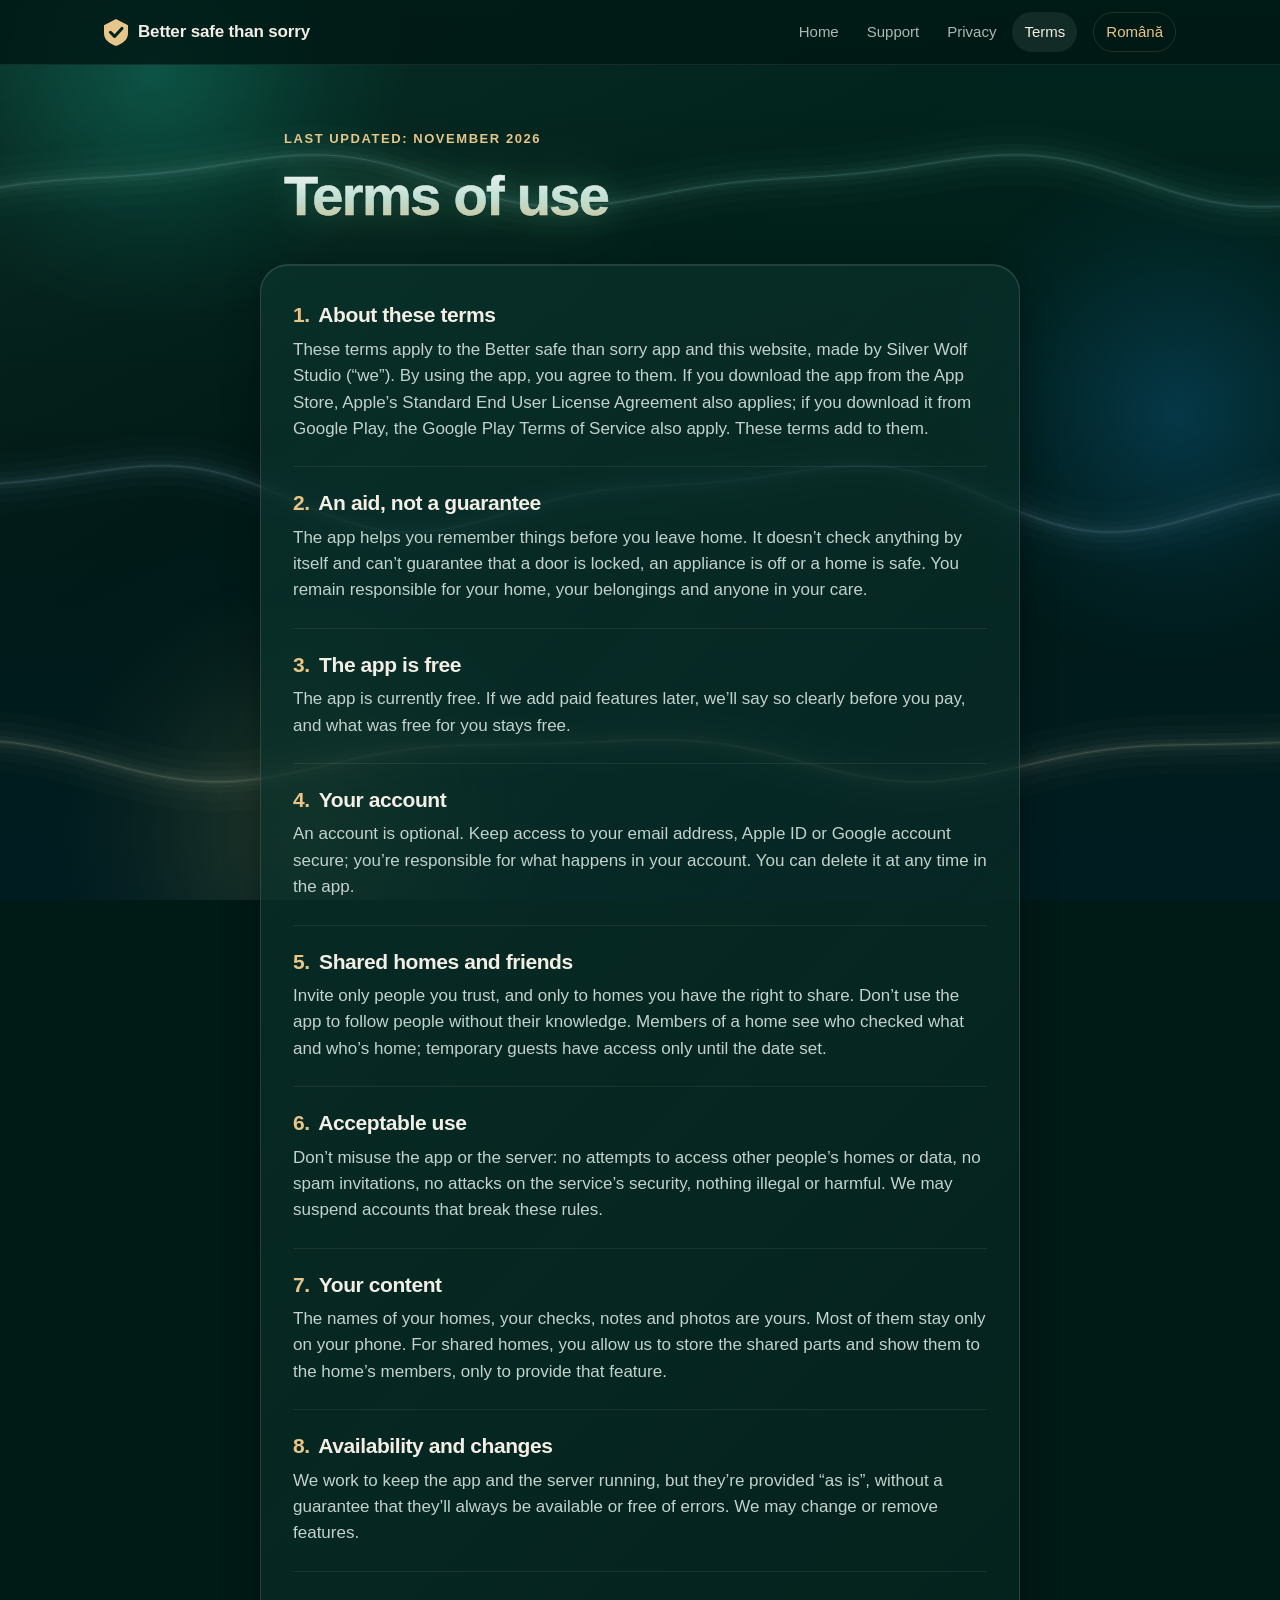
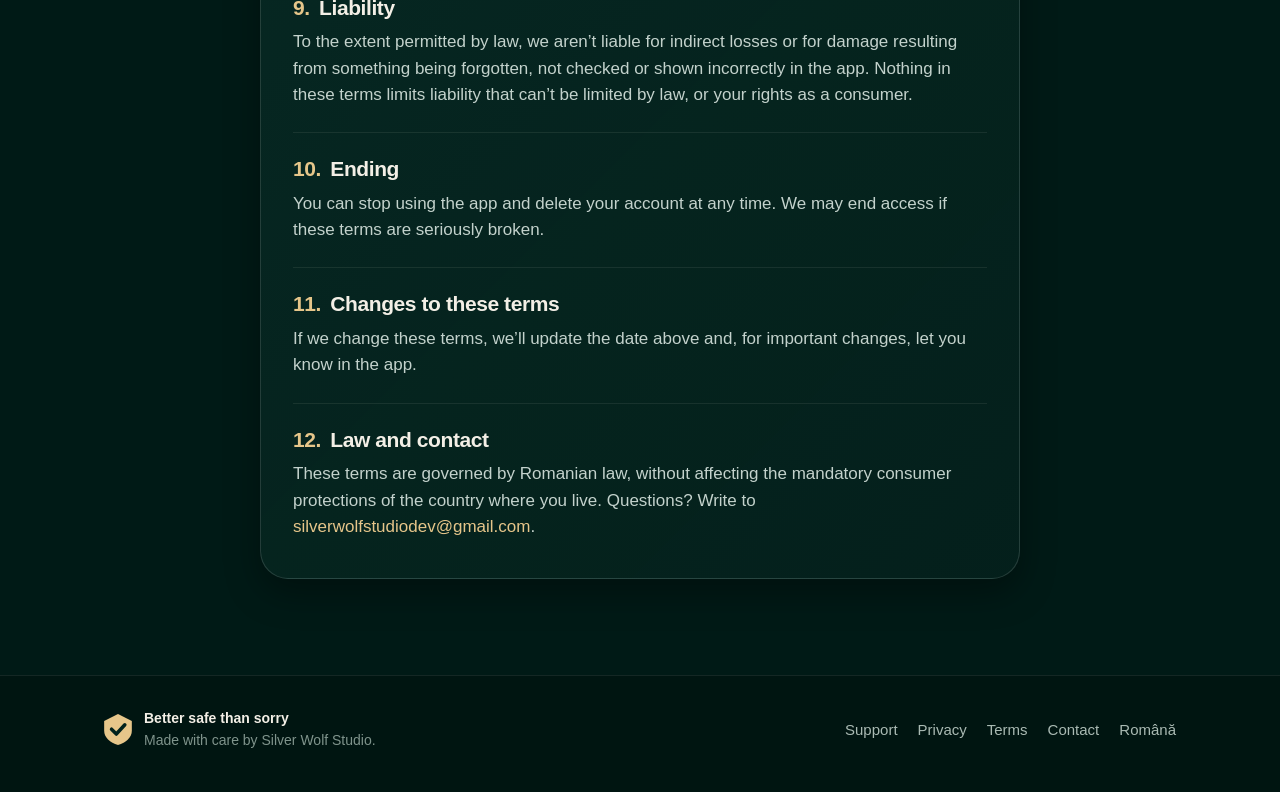
<file: terms/index.html>
<!doctype html>
<html lang="en">
<head>
  <meta charset="utf-8">
  <meta name="viewport" content="width=device-width, initial-scale=1, viewport-fit=cover">
  <title>Terms of use · Better safe than sorry</title>
  <meta name="description" content="The terms of use for the Better safe than sorry app and website.">
  <link rel="canonical" href="https://silverwolfstudio.github.io/terms/">
  <link rel="alternate" hreflang="en" href="https://silverwolfstudio.github.io/terms/">
  <link rel="alternate" hreflang="ro" href="https://silverwolfstudio.github.io/ro/terms/">
  <link rel="alternate" hreflang="x-default" href="https://silverwolfstudio.github.io/terms/">
  <meta property="og:type" content="website">
  <meta property="og:title" content="Terms of use · Better safe than sorry">
  <meta property="og:description" content="The terms of use for the Better safe than sorry app and website.">
  <meta property="og:url" content="https://silverwolfstudio.github.io/terms/">
  <meta property="og:image" content="https://silverwolfstudio.github.io/icon.png">
  <meta name="theme-color" content="#001A16">
  <link rel="icon" href="/favicon.svg" type="image/svg+xml">
  <link rel="apple-touch-icon" href="/icon.png">
  <link rel="stylesheet" href="/style.css?v=06a3bb905f">
  
</head>
<body class="page-terms">
  <div class="aurora" aria-hidden="true"><div class="glow glow-1"><i></i></div><div class="glow glow-2"><i></i></div><div class="glow glow-3"><i></i></div><div class="ribbon ribbon-1"><svg width="3500" height="150" viewBox="0 0 7000 300" fill="none" stroke-linecap="round"><path d="M0 188.3L10 190.5L20 192.7L30 194.6L40 196.4L50 198.0L60 199.4L70 200.6L80 201.6L90 202.4L100 203.0L110 203.4L120 203.6L130 203.7L140 203.5L150 203.2L160 202.7L170 202.0L180 201.2L190 200.2L200 199.1L210 197.8L220 196.5L230 195.0L240 193.4L250 191.8L260 190.1L270 188.3L280 186.5L290 184.6L300 182.7L310 180.8L320 178.9L330 176.9L340 175.1L350 173.2L360 171.4L370 169.6L380 167.8L390 166.1L400 164.5L410 162.9L420 161.4L430 160.0L440 158.6L450 157.4L460 156.2L470 155.0L480 154.0L490 153.0L500 152.0L510 151.2L520 150.4L530 149.6L540 148.9L550 148.2L560 147.6L570 147.0L580 146.4L590 145.8L600 145.2L610 144.7L620 144.1L630 143.5L640 142.9L650 142.2L660 141.5L670 140.8L680 140.0L690 139.2L700 138.3L710 137.4L720 136.4L730 135.4L740 134.2L750 133.1L760 131.8L770 130.5L780 129.2L790 127.8L800 126.4L810 124.9L820 123.4L830 121.8L840 120.2L850 118.7L860 117.1L870 115.5L880 113.9L890 112.4L900 110.9L910 109.5L920 108.1L930 106.8L940 105.5L950 104.4L960 103.4L970 102.4L980 101.6L990 101.0L1000 100.4L1010 100.1L1020 99.9L1030 99.8L1040 99.9L1050 100.2L1060 100.7L1070 101.4L1080 102.2L1090 103.2L1100 104.5L1110 105.9L1120 107.5L1130 109.2L1140 111.2L1150 113.3L1160 115.6L1170 118.0L1180 120.6L1190 123.3L1200 126.1L1210 129.1L1220 132.1L1230 135.3L1240 138.5L1250 141.8L1260 145.1L1270 148.4L1280 151.8L1290 155.2L1300 158.6L1310 161.9L1320 165.2L1330 168.4L1340 171.6L1350 174.6L1360 177.6L1370 180.5L1380 183.2L1390 185.8L1400 188.3L1410 190.5L1420 192.7L1430 194.6L1440 196.4L1450 198.0L1460 199.4L1470 200.6L1480 201.6L1490 202.4L1500 203.0L1510 203.4L1520 203.6L1530 203.7L1540 203.5L1550 203.2L1560 202.7L1570 202.0L1580 201.2L1590 200.2L1600 199.1L1610 197.8L1620 196.5L1630 195.0L1640 193.4L1650 191.8L1660 190.1L1670 188.3L1680 186.5L1690 184.6L1700 182.7L1710 180.8L1720 178.9L1730 176.9L1740 175.1L1750 173.2L1760 171.4L1770 169.6L1780 167.8L1790 166.1L1800 164.5L1810 162.9L1820 161.4L1830 160.0L1840 158.6L1850 157.4L1860 156.2L1870 155.0L1880 154.0L1890 153.0L1900 152.0L1910 151.2L1920 150.4L1930 149.6L1940 148.9L1950 148.2L1960 147.6L1970 147.0L1980 146.4L1990 145.8L2000 145.2L2010 144.7L2020 144.1L2030 143.5L2040 142.9L2050 142.2L2060 141.5L2070 140.8L2080 140.0L2090 139.2L2100 138.3L2110 137.4L2120 136.4L2130 135.4L2140 134.2L2150 133.1L2160 131.8L2170 130.5L2180 129.2L2190 127.8L2200 126.4L2210 124.9L2220 123.4L2230 121.8L2240 120.2L2250 118.7L2260 117.1L2270 115.5L2280 113.9L2290 112.4L2300 110.9L2310 109.5L2320 108.1L2330 106.8L2340 105.5L2350 104.4L2360 103.4L2370 102.4L2380 101.6L2390 101.0L2400 100.4L2410 100.1L2420 99.9L2430 99.8L2440 99.9L2450 100.2L2460 100.7L2470 101.4L2480 102.2L2490 103.2L2500 104.5L2510 105.9L2520 107.5L2530 109.2L2540 111.2L2550 113.3L2560 115.6L2570 118.0L2580 120.6L2590 123.3L2600 126.1L2610 129.1L2620 132.1L2630 135.3L2640 138.5L2650 141.8L2660 145.1L2670 148.4L2680 151.8L2690 155.2L2700 158.6L2710 161.9L2720 165.2L2730 168.4L2740 171.6L2750 174.6L2760 177.6L2770 180.5L2780 183.2L2790 185.8L2800 188.3L2810 190.5L2820 192.7L2830 194.6L2840 196.4L2850 198.0L2860 199.4L2870 200.6L2880 201.6L2890 202.4L2900 203.0L2910 203.4L2920 203.6L2930 203.7L2940 203.5L2950 203.2L2960 202.7L2970 202.0L2980 201.2L2990 200.2L3000 199.1L3010 197.8L3020 196.5L3030 195.0L3040 193.4L3050 191.8L3060 190.1L3070 188.3L3080 186.5L3090 184.6L3100 182.7L3110 180.8L3120 178.9L3130 176.9L3140 175.1L3150 173.2L3160 171.4L3170 169.6L3180 167.8L3190 166.1L3200 164.5L3210 162.9L3220 161.4L3230 160.0L3240 158.6L3250 157.4L3260 156.2L3270 155.0L3280 154.0L3290 153.0L3300 152.0L3310 151.2L3320 150.4L3330 149.6L3340 148.9L3350 148.2L3360 147.6L3370 147.0L3380 146.4L3390 145.8L3400 145.2L3410 144.7L3420 144.1L3430 143.5L3440 142.9L3450 142.2L3460 141.5L3470 140.8L3480 140.0L3490 139.2L3500 138.3L3510 137.4L3520 136.4L3530 135.4L3540 134.2L3550 133.1L3560 131.8L3570 130.5L3580 129.2L3590 127.8L3600 126.4L3610 124.9L3620 123.4L3630 121.8L3640 120.2L3650 118.7L3660 117.1L3670 115.5L3680 113.9L3690 112.4L3700 110.9L3710 109.5L3720 108.1L3730 106.8L3740 105.5L3750 104.4L3760 103.4L3770 102.4L3780 101.6L3790 101.0L3800 100.4L3810 100.1L3820 99.9L3830 99.8L3840 99.9L3850 100.2L3860 100.7L3870 101.4L3880 102.2L3890 103.2L3900 104.5L3910 105.9L3920 107.5L3930 109.2L3940 111.2L3950 113.3L3960 115.6L3970 118.0L3980 120.6L3990 123.3L4000 126.1L4010 129.1L4020 132.1L4030 135.3L4040 138.5L4050 141.8L4060 145.1L4070 148.4L4080 151.8L4090 155.2L4100 158.6L4110 161.9L4120 165.2L4130 168.4L4140 171.6L4150 174.6L4160 177.6L4170 180.5L4180 183.2L4190 185.8L4200 188.3L4210 190.5L4220 192.7L4230 194.6L4240 196.4L4250 198.0L4260 199.4L4270 200.6L4280 201.6L4290 202.4L4300 203.0L4310 203.4L4320 203.6L4330 203.7L4340 203.5L4350 203.2L4360 202.7L4370 202.0L4380 201.2L4390 200.2L4400 199.1L4410 197.8L4420 196.5L4430 195.0L4440 193.4L4450 191.8L4460 190.1L4470 188.3L4480 186.5L4490 184.6L4500 182.7L4510 180.8L4520 178.9L4530 176.9L4540 175.1L4550 173.2L4560 171.4L4570 169.6L4580 167.8L4590 166.1L4600 164.5L4610 162.9L4620 161.4L4630 160.0L4640 158.6L4650 157.4L4660 156.2L4670 155.0L4680 154.0L4690 153.0L4700 152.0L4710 151.2L4720 150.4L4730 149.6L4740 148.9L4750 148.2L4760 147.6L4770 147.0L4780 146.4L4790 145.8L4800 145.2L4810 144.7L4820 144.1L4830 143.5L4840 142.9L4850 142.2L4860 141.5L4870 140.8L4880 140.0L4890 139.2L4900 138.3L4910 137.4L4920 136.4L4930 135.4L4940 134.2L4950 133.1L4960 131.8L4970 130.5L4980 129.2L4990 127.8L5000 126.4L5010 124.9L5020 123.4L5030 121.8L5040 120.2L5050 118.7L5060 117.1L5070 115.5L5080 113.9L5090 112.4L5100 110.9L5110 109.5L5120 108.1L5130 106.8L5140 105.5L5150 104.4L5160 103.4L5170 102.4L5180 101.6L5190 101.0L5200 100.4L5210 100.1L5220 99.9L5230 99.8L5240 99.9L5250 100.2L5260 100.7L5270 101.4L5280 102.2L5290 103.2L5300 104.5L5310 105.9L5320 107.5L5330 109.2L5340 111.2L5350 113.3L5360 115.6L5370 118.0L5380 120.6L5390 123.3L5400 126.1L5410 129.1L5420 132.1L5430 135.3L5440 138.5L5450 141.8L5460 145.1L5470 148.4L5480 151.8L5490 155.2L5500 158.6L5510 161.9L5520 165.2L5530 168.4L5540 171.6L5550 174.6L5560 177.6L5570 180.5L5580 183.2L5590 185.8L5600 188.3L5610 190.5L5620 192.7L5630 194.6L5640 196.4L5650 198.0L5660 199.4L5670 200.6L5680 201.6L5690 202.4L5700 203.0L5710 203.4L5720 203.6L5730 203.7L5740 203.5L5750 203.2L5760 202.7L5770 202.0L5780 201.2L5790 200.2L5800 199.1L5810 197.8L5820 196.5L5830 195.0L5840 193.4L5850 191.8L5860 190.1L5870 188.3L5880 186.5L5890 184.6L5900 182.7L5910 180.8L5920 178.9L5930 176.9L5940 175.1L5950 173.2L5960 171.4L5970 169.6L5980 167.8L5990 166.1L6000 164.5L6010 162.9L6020 161.4L6030 160.0L6040 158.6L6050 157.4L6060 156.2L6070 155.0L6080 154.0L6090 153.0L6100 152.0L6110 151.2L6120 150.4L6130 149.6L6140 148.9L6150 148.2L6160 147.6L6170 147.0L6180 146.4L6190 145.8L6200 145.2L6210 144.7L6220 144.1L6230 143.5L6240 142.9L6250 142.2L6260 141.5L6270 140.8L6280 140.0L6290 139.2L6300 138.3L6310 137.4L6320 136.4L6330 135.4L6340 134.2L6350 133.1L6360 131.8L6370 130.5L6380 129.2L6390 127.8L6400 126.4L6410 124.9L6420 123.4L6430 121.8L6440 120.2L6450 118.7L6460 117.1L6470 115.5L6480 113.9L6490 112.4L6500 110.9L6510 109.5L6520 108.1L6530 106.8L6540 105.5L6550 104.4L6560 103.4L6570 102.4L6580 101.6L6590 101.0L6600 100.4L6610 100.1L6620 99.9L6630 99.8L6640 99.9L6650 100.2L6660 100.7L6670 101.4L6680 102.2L6690 103.2L6700 104.5L6710 105.9L6720 107.5L6730 109.2L6740 111.2L6750 113.3L6760 115.6L6770 118.0L6780 120.6L6790 123.3L6800 126.1L6810 129.1L6820 132.1L6830 135.3L6840 138.5L6850 141.8L6860 145.1L6870 148.4L6880 151.8L6890 155.2L6900 158.6L6910 161.9L6920 165.2L6930 168.4L6940 171.6L6950 174.6L6960 177.6L6970 180.5L6980 183.2L6990 185.8L7000 188.3" stroke="#79b6a9" stroke-opacity="0.018" stroke-width="120"/><path d="M0 188.3L10 190.5L20 192.7L30 194.6L40 196.4L50 198.0L60 199.4L70 200.6L80 201.6L90 202.4L100 203.0L110 203.4L120 203.6L130 203.7L140 203.5L150 203.2L160 202.7L170 202.0L180 201.2L190 200.2L200 199.1L210 197.8L220 196.5L230 195.0L240 193.4L250 191.8L260 190.1L270 188.3L280 186.5L290 184.6L300 182.7L310 180.8L320 178.9L330 176.9L340 175.1L350 173.2L360 171.4L370 169.6L380 167.8L390 166.1L400 164.5L410 162.9L420 161.4L430 160.0L440 158.6L450 157.4L460 156.2L470 155.0L480 154.0L490 153.0L500 152.0L510 151.2L520 150.4L530 149.6L540 148.9L550 148.2L560 147.6L570 147.0L580 146.4L590 145.8L600 145.2L610 144.7L620 144.1L630 143.5L640 142.9L650 142.2L660 141.5L670 140.8L680 140.0L690 139.2L700 138.3L710 137.4L720 136.4L730 135.4L740 134.2L750 133.1L760 131.8L770 130.5L780 129.2L790 127.8L800 126.4L810 124.9L820 123.4L830 121.8L840 120.2L850 118.7L860 117.1L870 115.5L880 113.9L890 112.4L900 110.9L910 109.5L920 108.1L930 106.8L940 105.5L950 104.4L960 103.4L970 102.4L980 101.6L990 101.0L1000 100.4L1010 100.1L1020 99.9L1030 99.8L1040 99.9L1050 100.2L1060 100.7L1070 101.4L1080 102.2L1090 103.2L1100 104.5L1110 105.9L1120 107.5L1130 109.2L1140 111.2L1150 113.3L1160 115.6L1170 118.0L1180 120.6L1190 123.3L1200 126.1L1210 129.1L1220 132.1L1230 135.3L1240 138.5L1250 141.8L1260 145.1L1270 148.4L1280 151.8L1290 155.2L1300 158.6L1310 161.9L1320 165.2L1330 168.4L1340 171.6L1350 174.6L1360 177.6L1370 180.5L1380 183.2L1390 185.8L1400 188.3L1410 190.5L1420 192.7L1430 194.6L1440 196.4L1450 198.0L1460 199.4L1470 200.6L1480 201.6L1490 202.4L1500 203.0L1510 203.4L1520 203.6L1530 203.7L1540 203.5L1550 203.2L1560 202.7L1570 202.0L1580 201.2L1590 200.2L1600 199.1L1610 197.8L1620 196.5L1630 195.0L1640 193.4L1650 191.8L1660 190.1L1670 188.3L1680 186.5L1690 184.6L1700 182.7L1710 180.8L1720 178.9L1730 176.9L1740 175.1L1750 173.2L1760 171.4L1770 169.6L1780 167.8L1790 166.1L1800 164.5L1810 162.9L1820 161.4L1830 160.0L1840 158.6L1850 157.4L1860 156.2L1870 155.0L1880 154.0L1890 153.0L1900 152.0L1910 151.2L1920 150.4L1930 149.6L1940 148.9L1950 148.2L1960 147.6L1970 147.0L1980 146.4L1990 145.8L2000 145.2L2010 144.7L2020 144.1L2030 143.5L2040 142.9L2050 142.2L2060 141.5L2070 140.8L2080 140.0L2090 139.2L2100 138.3L2110 137.4L2120 136.4L2130 135.4L2140 134.2L2150 133.1L2160 131.8L2170 130.5L2180 129.2L2190 127.8L2200 126.4L2210 124.9L2220 123.4L2230 121.8L2240 120.2L2250 118.7L2260 117.1L2270 115.5L2280 113.9L2290 112.4L2300 110.9L2310 109.5L2320 108.1L2330 106.8L2340 105.5L2350 104.4L2360 103.4L2370 102.4L2380 101.6L2390 101.0L2400 100.4L2410 100.1L2420 99.9L2430 99.8L2440 99.9L2450 100.2L2460 100.7L2470 101.4L2480 102.2L2490 103.2L2500 104.5L2510 105.9L2520 107.5L2530 109.2L2540 111.2L2550 113.3L2560 115.6L2570 118.0L2580 120.6L2590 123.3L2600 126.1L2610 129.1L2620 132.1L2630 135.3L2640 138.5L2650 141.8L2660 145.1L2670 148.4L2680 151.8L2690 155.2L2700 158.6L2710 161.9L2720 165.2L2730 168.4L2740 171.6L2750 174.6L2760 177.6L2770 180.5L2780 183.2L2790 185.8L2800 188.3L2810 190.5L2820 192.7L2830 194.6L2840 196.4L2850 198.0L2860 199.4L2870 200.6L2880 201.6L2890 202.4L2900 203.0L2910 203.4L2920 203.6L2930 203.7L2940 203.5L2950 203.2L2960 202.7L2970 202.0L2980 201.2L2990 200.2L3000 199.1L3010 197.8L3020 196.5L3030 195.0L3040 193.4L3050 191.8L3060 190.1L3070 188.3L3080 186.5L3090 184.6L3100 182.7L3110 180.8L3120 178.9L3130 176.9L3140 175.1L3150 173.2L3160 171.4L3170 169.6L3180 167.8L3190 166.1L3200 164.5L3210 162.9L3220 161.4L3230 160.0L3240 158.6L3250 157.4L3260 156.2L3270 155.0L3280 154.0L3290 153.0L3300 152.0L3310 151.2L3320 150.4L3330 149.6L3340 148.9L3350 148.2L3360 147.6L3370 147.0L3380 146.4L3390 145.8L3400 145.2L3410 144.7L3420 144.1L3430 143.5L3440 142.9L3450 142.2L3460 141.5L3470 140.8L3480 140.0L3490 139.2L3500 138.3L3510 137.4L3520 136.4L3530 135.4L3540 134.2L3550 133.1L3560 131.8L3570 130.5L3580 129.2L3590 127.8L3600 126.4L3610 124.9L3620 123.4L3630 121.8L3640 120.2L3650 118.7L3660 117.1L3670 115.5L3680 113.9L3690 112.4L3700 110.9L3710 109.5L3720 108.1L3730 106.8L3740 105.5L3750 104.4L3760 103.4L3770 102.4L3780 101.6L3790 101.0L3800 100.4L3810 100.1L3820 99.9L3830 99.8L3840 99.9L3850 100.2L3860 100.7L3870 101.4L3880 102.2L3890 103.2L3900 104.5L3910 105.9L3920 107.5L3930 109.2L3940 111.2L3950 113.3L3960 115.6L3970 118.0L3980 120.6L3990 123.3L4000 126.1L4010 129.1L4020 132.1L4030 135.3L4040 138.5L4050 141.8L4060 145.1L4070 148.4L4080 151.8L4090 155.2L4100 158.6L4110 161.9L4120 165.2L4130 168.4L4140 171.6L4150 174.6L4160 177.6L4170 180.5L4180 183.2L4190 185.8L4200 188.3L4210 190.5L4220 192.7L4230 194.6L4240 196.4L4250 198.0L4260 199.4L4270 200.6L4280 201.6L4290 202.4L4300 203.0L4310 203.4L4320 203.6L4330 203.7L4340 203.5L4350 203.2L4360 202.7L4370 202.0L4380 201.2L4390 200.2L4400 199.1L4410 197.8L4420 196.5L4430 195.0L4440 193.4L4450 191.8L4460 190.1L4470 188.3L4480 186.5L4490 184.6L4500 182.7L4510 180.8L4520 178.9L4530 176.9L4540 175.1L4550 173.2L4560 171.4L4570 169.6L4580 167.8L4590 166.1L4600 164.5L4610 162.9L4620 161.4L4630 160.0L4640 158.6L4650 157.4L4660 156.2L4670 155.0L4680 154.0L4690 153.0L4700 152.0L4710 151.2L4720 150.4L4730 149.6L4740 148.9L4750 148.2L4760 147.6L4770 147.0L4780 146.4L4790 145.8L4800 145.2L4810 144.7L4820 144.1L4830 143.5L4840 142.9L4850 142.2L4860 141.5L4870 140.8L4880 140.0L4890 139.2L4900 138.3L4910 137.4L4920 136.4L4930 135.4L4940 134.2L4950 133.1L4960 131.8L4970 130.5L4980 129.2L4990 127.8L5000 126.4L5010 124.9L5020 123.4L5030 121.8L5040 120.2L5050 118.7L5060 117.1L5070 115.5L5080 113.9L5090 112.4L5100 110.9L5110 109.5L5120 108.1L5130 106.8L5140 105.5L5150 104.4L5160 103.4L5170 102.4L5180 101.6L5190 101.0L5200 100.4L5210 100.1L5220 99.9L5230 99.8L5240 99.9L5250 100.2L5260 100.7L5270 101.4L5280 102.2L5290 103.2L5300 104.5L5310 105.9L5320 107.5L5330 109.2L5340 111.2L5350 113.3L5360 115.6L5370 118.0L5380 120.6L5390 123.3L5400 126.1L5410 129.1L5420 132.1L5430 135.3L5440 138.5L5450 141.8L5460 145.1L5470 148.4L5480 151.8L5490 155.2L5500 158.6L5510 161.9L5520 165.2L5530 168.4L5540 171.6L5550 174.6L5560 177.6L5570 180.5L5580 183.2L5590 185.8L5600 188.3L5610 190.5L5620 192.7L5630 194.6L5640 196.4L5650 198.0L5660 199.4L5670 200.6L5680 201.6L5690 202.4L5700 203.0L5710 203.4L5720 203.6L5730 203.7L5740 203.5L5750 203.2L5760 202.7L5770 202.0L5780 201.2L5790 200.2L5800 199.1L5810 197.8L5820 196.5L5830 195.0L5840 193.4L5850 191.8L5860 190.1L5870 188.3L5880 186.5L5890 184.6L5900 182.7L5910 180.8L5920 178.9L5930 176.9L5940 175.1L5950 173.2L5960 171.4L5970 169.6L5980 167.8L5990 166.1L6000 164.5L6010 162.9L6020 161.4L6030 160.0L6040 158.6L6050 157.4L6060 156.2L6070 155.0L6080 154.0L6090 153.0L6100 152.0L6110 151.2L6120 150.4L6130 149.6L6140 148.9L6150 148.2L6160 147.6L6170 147.0L6180 146.4L6190 145.8L6200 145.2L6210 144.7L6220 144.1L6230 143.5L6240 142.9L6250 142.2L6260 141.5L6270 140.8L6280 140.0L6290 139.2L6300 138.3L6310 137.4L6320 136.4L6330 135.4L6340 134.2L6350 133.1L6360 131.8L6370 130.5L6380 129.2L6390 127.8L6400 126.4L6410 124.9L6420 123.4L6430 121.8L6440 120.2L6450 118.7L6460 117.1L6470 115.5L6480 113.9L6490 112.4L6500 110.9L6510 109.5L6520 108.1L6530 106.8L6540 105.5L6550 104.4L6560 103.4L6570 102.4L6580 101.6L6590 101.0L6600 100.4L6610 100.1L6620 99.9L6630 99.8L6640 99.9L6650 100.2L6660 100.7L6670 101.4L6680 102.2L6690 103.2L6700 104.5L6710 105.9L6720 107.5L6730 109.2L6740 111.2L6750 113.3L6760 115.6L6770 118.0L6780 120.6L6790 123.3L6800 126.1L6810 129.1L6820 132.1L6830 135.3L6840 138.5L6850 141.8L6860 145.1L6870 148.4L6880 151.8L6890 155.2L6900 158.6L6910 161.9L6920 165.2L6930 168.4L6940 171.6L6950 174.6L6960 177.6L6970 180.5L6980 183.2L6990 185.8L7000 188.3" stroke="#79b6a9" stroke-opacity="0.025" stroke-width="78"/><path d="M0 188.3L10 190.5L20 192.7L30 194.6L40 196.4L50 198.0L60 199.4L70 200.6L80 201.6L90 202.4L100 203.0L110 203.4L120 203.6L130 203.7L140 203.5L150 203.2L160 202.7L170 202.0L180 201.2L190 200.2L200 199.1L210 197.8L220 196.5L230 195.0L240 193.4L250 191.8L260 190.1L270 188.3L280 186.5L290 184.6L300 182.7L310 180.8L320 178.9L330 176.9L340 175.1L350 173.2L360 171.4L370 169.6L380 167.8L390 166.1L400 164.5L410 162.9L420 161.4L430 160.0L440 158.6L450 157.4L460 156.2L470 155.0L480 154.0L490 153.0L500 152.0L510 151.2L520 150.4L530 149.6L540 148.9L550 148.2L560 147.6L570 147.0L580 146.4L590 145.8L600 145.2L610 144.7L620 144.1L630 143.5L640 142.9L650 142.2L660 141.5L670 140.8L680 140.0L690 139.2L700 138.3L710 137.4L720 136.4L730 135.4L740 134.2L750 133.1L760 131.8L770 130.5L780 129.2L790 127.8L800 126.4L810 124.9L820 123.4L830 121.8L840 120.2L850 118.7L860 117.1L870 115.5L880 113.9L890 112.4L900 110.9L910 109.5L920 108.1L930 106.8L940 105.5L950 104.4L960 103.4L970 102.4L980 101.6L990 101.0L1000 100.4L1010 100.1L1020 99.9L1030 99.8L1040 99.9L1050 100.2L1060 100.7L1070 101.4L1080 102.2L1090 103.2L1100 104.5L1110 105.9L1120 107.5L1130 109.2L1140 111.2L1150 113.3L1160 115.6L1170 118.0L1180 120.6L1190 123.3L1200 126.1L1210 129.1L1220 132.1L1230 135.3L1240 138.5L1250 141.8L1260 145.1L1270 148.4L1280 151.8L1290 155.2L1300 158.6L1310 161.9L1320 165.2L1330 168.4L1340 171.6L1350 174.6L1360 177.6L1370 180.5L1380 183.2L1390 185.8L1400 188.3L1410 190.5L1420 192.7L1430 194.6L1440 196.4L1450 198.0L1460 199.4L1470 200.6L1480 201.6L1490 202.4L1500 203.0L1510 203.4L1520 203.6L1530 203.7L1540 203.5L1550 203.2L1560 202.7L1570 202.0L1580 201.2L1590 200.2L1600 199.1L1610 197.8L1620 196.5L1630 195.0L1640 193.4L1650 191.8L1660 190.1L1670 188.3L1680 186.5L1690 184.6L1700 182.7L1710 180.8L1720 178.9L1730 176.9L1740 175.1L1750 173.2L1760 171.4L1770 169.6L1780 167.8L1790 166.1L1800 164.5L1810 162.9L1820 161.4L1830 160.0L1840 158.6L1850 157.4L1860 156.2L1870 155.0L1880 154.0L1890 153.0L1900 152.0L1910 151.2L1920 150.4L1930 149.6L1940 148.9L1950 148.2L1960 147.6L1970 147.0L1980 146.4L1990 145.8L2000 145.2L2010 144.7L2020 144.1L2030 143.5L2040 142.9L2050 142.2L2060 141.5L2070 140.8L2080 140.0L2090 139.2L2100 138.3L2110 137.4L2120 136.4L2130 135.4L2140 134.2L2150 133.1L2160 131.8L2170 130.5L2180 129.2L2190 127.8L2200 126.4L2210 124.9L2220 123.4L2230 121.8L2240 120.2L2250 118.7L2260 117.1L2270 115.5L2280 113.9L2290 112.4L2300 110.9L2310 109.5L2320 108.1L2330 106.8L2340 105.5L2350 104.4L2360 103.4L2370 102.4L2380 101.6L2390 101.0L2400 100.4L2410 100.1L2420 99.9L2430 99.8L2440 99.9L2450 100.2L2460 100.7L2470 101.4L2480 102.2L2490 103.2L2500 104.5L2510 105.9L2520 107.5L2530 109.2L2540 111.2L2550 113.3L2560 115.6L2570 118.0L2580 120.6L2590 123.3L2600 126.1L2610 129.1L2620 132.1L2630 135.3L2640 138.5L2650 141.8L2660 145.1L2670 148.4L2680 151.8L2690 155.2L2700 158.6L2710 161.9L2720 165.2L2730 168.4L2740 171.6L2750 174.6L2760 177.6L2770 180.5L2780 183.2L2790 185.8L2800 188.3L2810 190.5L2820 192.7L2830 194.6L2840 196.4L2850 198.0L2860 199.4L2870 200.6L2880 201.6L2890 202.4L2900 203.0L2910 203.4L2920 203.6L2930 203.7L2940 203.5L2950 203.2L2960 202.7L2970 202.0L2980 201.2L2990 200.2L3000 199.1L3010 197.8L3020 196.5L3030 195.0L3040 193.4L3050 191.8L3060 190.1L3070 188.3L3080 186.5L3090 184.6L3100 182.7L3110 180.8L3120 178.9L3130 176.9L3140 175.1L3150 173.2L3160 171.4L3170 169.6L3180 167.8L3190 166.1L3200 164.5L3210 162.9L3220 161.4L3230 160.0L3240 158.6L3250 157.4L3260 156.2L3270 155.0L3280 154.0L3290 153.0L3300 152.0L3310 151.2L3320 150.4L3330 149.6L3340 148.9L3350 148.2L3360 147.6L3370 147.0L3380 146.4L3390 145.8L3400 145.2L3410 144.7L3420 144.1L3430 143.5L3440 142.9L3450 142.2L3460 141.5L3470 140.8L3480 140.0L3490 139.2L3500 138.3L3510 137.4L3520 136.4L3530 135.4L3540 134.2L3550 133.1L3560 131.8L3570 130.5L3580 129.2L3590 127.8L3600 126.4L3610 124.9L3620 123.4L3630 121.8L3640 120.2L3650 118.7L3660 117.1L3670 115.5L3680 113.9L3690 112.4L3700 110.9L3710 109.5L3720 108.1L3730 106.8L3740 105.5L3750 104.4L3760 103.4L3770 102.4L3780 101.6L3790 101.0L3800 100.4L3810 100.1L3820 99.9L3830 99.8L3840 99.9L3850 100.2L3860 100.7L3870 101.4L3880 102.2L3890 103.2L3900 104.5L3910 105.9L3920 107.5L3930 109.2L3940 111.2L3950 113.3L3960 115.6L3970 118.0L3980 120.6L3990 123.3L4000 126.1L4010 129.1L4020 132.1L4030 135.3L4040 138.5L4050 141.8L4060 145.1L4070 148.4L4080 151.8L4090 155.2L4100 158.6L4110 161.9L4120 165.2L4130 168.4L4140 171.6L4150 174.6L4160 177.6L4170 180.5L4180 183.2L4190 185.8L4200 188.3L4210 190.5L4220 192.7L4230 194.6L4240 196.4L4250 198.0L4260 199.4L4270 200.6L4280 201.6L4290 202.4L4300 203.0L4310 203.4L4320 203.6L4330 203.7L4340 203.5L4350 203.2L4360 202.7L4370 202.0L4380 201.2L4390 200.2L4400 199.1L4410 197.8L4420 196.5L4430 195.0L4440 193.4L4450 191.8L4460 190.1L4470 188.3L4480 186.5L4490 184.6L4500 182.7L4510 180.8L4520 178.9L4530 176.9L4540 175.1L4550 173.2L4560 171.4L4570 169.6L4580 167.8L4590 166.1L4600 164.5L4610 162.9L4620 161.4L4630 160.0L4640 158.6L4650 157.4L4660 156.2L4670 155.0L4680 154.0L4690 153.0L4700 152.0L4710 151.2L4720 150.4L4730 149.6L4740 148.9L4750 148.2L4760 147.6L4770 147.0L4780 146.4L4790 145.8L4800 145.2L4810 144.7L4820 144.1L4830 143.5L4840 142.9L4850 142.2L4860 141.5L4870 140.8L4880 140.0L4890 139.2L4900 138.3L4910 137.4L4920 136.4L4930 135.4L4940 134.2L4950 133.1L4960 131.8L4970 130.5L4980 129.2L4990 127.8L5000 126.4L5010 124.9L5020 123.4L5030 121.8L5040 120.2L5050 118.7L5060 117.1L5070 115.5L5080 113.9L5090 112.4L5100 110.9L5110 109.5L5120 108.1L5130 106.8L5140 105.5L5150 104.4L5160 103.4L5170 102.4L5180 101.6L5190 101.0L5200 100.4L5210 100.1L5220 99.9L5230 99.8L5240 99.9L5250 100.2L5260 100.7L5270 101.4L5280 102.2L5290 103.2L5300 104.5L5310 105.9L5320 107.5L5330 109.2L5340 111.2L5350 113.3L5360 115.6L5370 118.0L5380 120.6L5390 123.3L5400 126.1L5410 129.1L5420 132.1L5430 135.3L5440 138.5L5450 141.8L5460 145.1L5470 148.4L5480 151.8L5490 155.2L5500 158.6L5510 161.9L5520 165.2L5530 168.4L5540 171.6L5550 174.6L5560 177.6L5570 180.5L5580 183.2L5590 185.8L5600 188.3L5610 190.5L5620 192.7L5630 194.6L5640 196.4L5650 198.0L5660 199.4L5670 200.6L5680 201.6L5690 202.4L5700 203.0L5710 203.4L5720 203.6L5730 203.7L5740 203.5L5750 203.2L5760 202.7L5770 202.0L5780 201.2L5790 200.2L5800 199.1L5810 197.8L5820 196.5L5830 195.0L5840 193.4L5850 191.8L5860 190.1L5870 188.3L5880 186.5L5890 184.6L5900 182.7L5910 180.8L5920 178.9L5930 176.9L5940 175.1L5950 173.2L5960 171.4L5970 169.6L5980 167.8L5990 166.1L6000 164.5L6010 162.9L6020 161.4L6030 160.0L6040 158.6L6050 157.4L6060 156.2L6070 155.0L6080 154.0L6090 153.0L6100 152.0L6110 151.2L6120 150.4L6130 149.6L6140 148.9L6150 148.2L6160 147.6L6170 147.0L6180 146.4L6190 145.8L6200 145.2L6210 144.7L6220 144.1L6230 143.5L6240 142.9L6250 142.2L6260 141.5L6270 140.8L6280 140.0L6290 139.2L6300 138.3L6310 137.4L6320 136.4L6330 135.4L6340 134.2L6350 133.1L6360 131.8L6370 130.5L6380 129.2L6390 127.8L6400 126.4L6410 124.9L6420 123.4L6430 121.8L6440 120.2L6450 118.7L6460 117.1L6470 115.5L6480 113.9L6490 112.4L6500 110.9L6510 109.5L6520 108.1L6530 106.8L6540 105.5L6550 104.4L6560 103.4L6570 102.4L6580 101.6L6590 101.0L6600 100.4L6610 100.1L6620 99.9L6630 99.8L6640 99.9L6650 100.2L6660 100.7L6670 101.4L6680 102.2L6690 103.2L6700 104.5L6710 105.9L6720 107.5L6730 109.2L6740 111.2L6750 113.3L6760 115.6L6770 118.0L6780 120.6L6790 123.3L6800 126.1L6810 129.1L6820 132.1L6830 135.3L6840 138.5L6850 141.8L6860 145.1L6870 148.4L6880 151.8L6890 155.2L6900 158.6L6910 161.9L6920 165.2L6930 168.4L6940 171.6L6950 174.6L6960 177.6L6970 180.5L6980 183.2L6990 185.8L7000 188.3" stroke="#79b6a9" stroke-opacity="0.035" stroke-width="44"/><path d="M0 188.3L10 190.5L20 192.7L30 194.6L40 196.4L50 198.0L60 199.4L70 200.6L80 201.6L90 202.4L100 203.0L110 203.4L120 203.6L130 203.7L140 203.5L150 203.2L160 202.7L170 202.0L180 201.2L190 200.2L200 199.1L210 197.8L220 196.5L230 195.0L240 193.4L250 191.8L260 190.1L270 188.3L280 186.5L290 184.6L300 182.7L310 180.8L320 178.9L330 176.9L340 175.1L350 173.2L360 171.4L370 169.6L380 167.8L390 166.1L400 164.5L410 162.9L420 161.4L430 160.0L440 158.6L450 157.4L460 156.2L470 155.0L480 154.0L490 153.0L500 152.0L510 151.2L520 150.4L530 149.6L540 148.9L550 148.2L560 147.6L570 147.0L580 146.4L590 145.8L600 145.2L610 144.7L620 144.1L630 143.5L640 142.9L650 142.2L660 141.5L670 140.8L680 140.0L690 139.2L700 138.3L710 137.4L720 136.4L730 135.4L740 134.2L750 133.1L760 131.8L770 130.5L780 129.2L790 127.8L800 126.4L810 124.9L820 123.4L830 121.8L840 120.2L850 118.7L860 117.1L870 115.5L880 113.9L890 112.4L900 110.9L910 109.5L920 108.1L930 106.8L940 105.5L950 104.4L960 103.4L970 102.4L980 101.6L990 101.0L1000 100.4L1010 100.1L1020 99.9L1030 99.8L1040 99.9L1050 100.2L1060 100.7L1070 101.4L1080 102.2L1090 103.2L1100 104.5L1110 105.9L1120 107.5L1130 109.2L1140 111.2L1150 113.3L1160 115.6L1170 118.0L1180 120.6L1190 123.3L1200 126.1L1210 129.1L1220 132.1L1230 135.3L1240 138.5L1250 141.8L1260 145.1L1270 148.4L1280 151.8L1290 155.2L1300 158.6L1310 161.9L1320 165.2L1330 168.4L1340 171.6L1350 174.6L1360 177.6L1370 180.5L1380 183.2L1390 185.8L1400 188.3L1410 190.5L1420 192.7L1430 194.6L1440 196.4L1450 198.0L1460 199.4L1470 200.6L1480 201.6L1490 202.4L1500 203.0L1510 203.4L1520 203.6L1530 203.7L1540 203.5L1550 203.2L1560 202.7L1570 202.0L1580 201.2L1590 200.2L1600 199.1L1610 197.8L1620 196.5L1630 195.0L1640 193.4L1650 191.8L1660 190.1L1670 188.3L1680 186.5L1690 184.6L1700 182.7L1710 180.8L1720 178.9L1730 176.9L1740 175.1L1750 173.2L1760 171.4L1770 169.6L1780 167.8L1790 166.1L1800 164.5L1810 162.9L1820 161.4L1830 160.0L1840 158.6L1850 157.4L1860 156.2L1870 155.0L1880 154.0L1890 153.0L1900 152.0L1910 151.2L1920 150.4L1930 149.6L1940 148.9L1950 148.2L1960 147.6L1970 147.0L1980 146.4L1990 145.8L2000 145.2L2010 144.7L2020 144.1L2030 143.5L2040 142.9L2050 142.2L2060 141.5L2070 140.8L2080 140.0L2090 139.2L2100 138.3L2110 137.4L2120 136.4L2130 135.4L2140 134.2L2150 133.1L2160 131.8L2170 130.5L2180 129.2L2190 127.8L2200 126.4L2210 124.9L2220 123.4L2230 121.8L2240 120.2L2250 118.7L2260 117.1L2270 115.5L2280 113.9L2290 112.4L2300 110.9L2310 109.5L2320 108.1L2330 106.8L2340 105.5L2350 104.4L2360 103.4L2370 102.4L2380 101.6L2390 101.0L2400 100.4L2410 100.1L2420 99.9L2430 99.8L2440 99.9L2450 100.2L2460 100.7L2470 101.4L2480 102.2L2490 103.2L2500 104.5L2510 105.9L2520 107.5L2530 109.2L2540 111.2L2550 113.3L2560 115.6L2570 118.0L2580 120.6L2590 123.3L2600 126.1L2610 129.1L2620 132.1L2630 135.3L2640 138.5L2650 141.8L2660 145.1L2670 148.4L2680 151.8L2690 155.2L2700 158.6L2710 161.9L2720 165.2L2730 168.4L2740 171.6L2750 174.6L2760 177.6L2770 180.5L2780 183.2L2790 185.8L2800 188.3L2810 190.5L2820 192.7L2830 194.6L2840 196.4L2850 198.0L2860 199.4L2870 200.6L2880 201.6L2890 202.4L2900 203.0L2910 203.4L2920 203.6L2930 203.7L2940 203.5L2950 203.2L2960 202.7L2970 202.0L2980 201.2L2990 200.2L3000 199.1L3010 197.8L3020 196.5L3030 195.0L3040 193.4L3050 191.8L3060 190.1L3070 188.3L3080 186.5L3090 184.6L3100 182.7L3110 180.8L3120 178.9L3130 176.9L3140 175.1L3150 173.2L3160 171.4L3170 169.6L3180 167.8L3190 166.1L3200 164.5L3210 162.9L3220 161.4L3230 160.0L3240 158.6L3250 157.4L3260 156.2L3270 155.0L3280 154.0L3290 153.0L3300 152.0L3310 151.2L3320 150.4L3330 149.6L3340 148.9L3350 148.2L3360 147.6L3370 147.0L3380 146.4L3390 145.8L3400 145.2L3410 144.7L3420 144.1L3430 143.5L3440 142.9L3450 142.2L3460 141.5L3470 140.8L3480 140.0L3490 139.2L3500 138.3L3510 137.4L3520 136.4L3530 135.4L3540 134.2L3550 133.1L3560 131.8L3570 130.5L3580 129.2L3590 127.8L3600 126.4L3610 124.9L3620 123.4L3630 121.8L3640 120.2L3650 118.7L3660 117.1L3670 115.5L3680 113.9L3690 112.4L3700 110.9L3710 109.5L3720 108.1L3730 106.8L3740 105.5L3750 104.4L3760 103.4L3770 102.4L3780 101.6L3790 101.0L3800 100.4L3810 100.1L3820 99.9L3830 99.8L3840 99.9L3850 100.2L3860 100.7L3870 101.4L3880 102.2L3890 103.2L3900 104.5L3910 105.9L3920 107.5L3930 109.2L3940 111.2L3950 113.3L3960 115.6L3970 118.0L3980 120.6L3990 123.3L4000 126.1L4010 129.1L4020 132.1L4030 135.3L4040 138.5L4050 141.8L4060 145.1L4070 148.4L4080 151.8L4090 155.2L4100 158.6L4110 161.9L4120 165.2L4130 168.4L4140 171.6L4150 174.6L4160 177.6L4170 180.5L4180 183.2L4190 185.8L4200 188.3L4210 190.5L4220 192.7L4230 194.6L4240 196.4L4250 198.0L4260 199.4L4270 200.6L4280 201.6L4290 202.4L4300 203.0L4310 203.4L4320 203.6L4330 203.7L4340 203.5L4350 203.2L4360 202.7L4370 202.0L4380 201.2L4390 200.2L4400 199.1L4410 197.8L4420 196.5L4430 195.0L4440 193.4L4450 191.8L4460 190.1L4470 188.3L4480 186.5L4490 184.6L4500 182.7L4510 180.8L4520 178.9L4530 176.9L4540 175.1L4550 173.2L4560 171.4L4570 169.6L4580 167.8L4590 166.1L4600 164.5L4610 162.9L4620 161.4L4630 160.0L4640 158.6L4650 157.4L4660 156.2L4670 155.0L4680 154.0L4690 153.0L4700 152.0L4710 151.2L4720 150.4L4730 149.6L4740 148.9L4750 148.2L4760 147.6L4770 147.0L4780 146.4L4790 145.8L4800 145.2L4810 144.7L4820 144.1L4830 143.5L4840 142.9L4850 142.2L4860 141.5L4870 140.8L4880 140.0L4890 139.2L4900 138.3L4910 137.4L4920 136.4L4930 135.4L4940 134.2L4950 133.1L4960 131.8L4970 130.5L4980 129.2L4990 127.8L5000 126.4L5010 124.9L5020 123.4L5030 121.8L5040 120.2L5050 118.7L5060 117.1L5070 115.5L5080 113.9L5090 112.4L5100 110.9L5110 109.5L5120 108.1L5130 106.8L5140 105.5L5150 104.4L5160 103.4L5170 102.4L5180 101.6L5190 101.0L5200 100.4L5210 100.1L5220 99.9L5230 99.8L5240 99.9L5250 100.2L5260 100.7L5270 101.4L5280 102.2L5290 103.2L5300 104.5L5310 105.9L5320 107.5L5330 109.2L5340 111.2L5350 113.3L5360 115.6L5370 118.0L5380 120.6L5390 123.3L5400 126.1L5410 129.1L5420 132.1L5430 135.3L5440 138.5L5450 141.8L5460 145.1L5470 148.4L5480 151.8L5490 155.2L5500 158.6L5510 161.9L5520 165.2L5530 168.4L5540 171.6L5550 174.6L5560 177.6L5570 180.5L5580 183.2L5590 185.8L5600 188.3L5610 190.5L5620 192.7L5630 194.6L5640 196.4L5650 198.0L5660 199.4L5670 200.6L5680 201.6L5690 202.4L5700 203.0L5710 203.4L5720 203.6L5730 203.7L5740 203.5L5750 203.2L5760 202.7L5770 202.0L5780 201.2L5790 200.2L5800 199.1L5810 197.8L5820 196.5L5830 195.0L5840 193.4L5850 191.8L5860 190.1L5870 188.3L5880 186.5L5890 184.6L5900 182.7L5910 180.8L5920 178.9L5930 176.9L5940 175.1L5950 173.2L5960 171.4L5970 169.6L5980 167.8L5990 166.1L6000 164.5L6010 162.9L6020 161.4L6030 160.0L6040 158.6L6050 157.4L6060 156.2L6070 155.0L6080 154.0L6090 153.0L6100 152.0L6110 151.2L6120 150.4L6130 149.6L6140 148.9L6150 148.2L6160 147.6L6170 147.0L6180 146.4L6190 145.8L6200 145.2L6210 144.7L6220 144.1L6230 143.5L6240 142.9L6250 142.2L6260 141.5L6270 140.8L6280 140.0L6290 139.2L6300 138.3L6310 137.4L6320 136.4L6330 135.4L6340 134.2L6350 133.1L6360 131.8L6370 130.5L6380 129.2L6390 127.8L6400 126.4L6410 124.9L6420 123.4L6430 121.8L6440 120.2L6450 118.7L6460 117.1L6470 115.5L6480 113.9L6490 112.4L6500 110.9L6510 109.5L6520 108.1L6530 106.8L6540 105.5L6550 104.4L6560 103.4L6570 102.4L6580 101.6L6590 101.0L6600 100.4L6610 100.1L6620 99.9L6630 99.8L6640 99.9L6650 100.2L6660 100.7L6670 101.4L6680 102.2L6690 103.2L6700 104.5L6710 105.9L6720 107.5L6730 109.2L6740 111.2L6750 113.3L6760 115.6L6770 118.0L6780 120.6L6790 123.3L6800 126.1L6810 129.1L6820 132.1L6830 135.3L6840 138.5L6850 141.8L6860 145.1L6870 148.4L6880 151.8L6890 155.2L6900 158.6L6910 161.9L6920 165.2L6930 168.4L6940 171.6L6950 174.6L6960 177.6L6970 180.5L6980 183.2L6990 185.8L7000 188.3" stroke="#79b6a9" stroke-opacity="0.050" stroke-width="22"/><path d="M0 188.3L10 190.5L20 192.7L30 194.6L40 196.4L50 198.0L60 199.4L70 200.6L80 201.6L90 202.4L100 203.0L110 203.4L120 203.6L130 203.7L140 203.5L150 203.2L160 202.7L170 202.0L180 201.2L190 200.2L200 199.1L210 197.8L220 196.5L230 195.0L240 193.4L250 191.8L260 190.1L270 188.3L280 186.5L290 184.6L300 182.7L310 180.8L320 178.9L330 176.9L340 175.1L350 173.2L360 171.4L370 169.6L380 167.8L390 166.1L400 164.5L410 162.9L420 161.4L430 160.0L440 158.6L450 157.4L460 156.2L470 155.0L480 154.0L490 153.0L500 152.0L510 151.2L520 150.4L530 149.6L540 148.9L550 148.2L560 147.6L570 147.0L580 146.4L590 145.8L600 145.2L610 144.7L620 144.1L630 143.5L640 142.9L650 142.2L660 141.5L670 140.8L680 140.0L690 139.2L700 138.3L710 137.4L720 136.4L730 135.4L740 134.2L750 133.1L760 131.8L770 130.5L780 129.2L790 127.8L800 126.4L810 124.9L820 123.4L830 121.8L840 120.2L850 118.7L860 117.1L870 115.5L880 113.9L890 112.4L900 110.9L910 109.5L920 108.1L930 106.8L940 105.5L950 104.4L960 103.4L970 102.4L980 101.6L990 101.0L1000 100.4L1010 100.1L1020 99.9L1030 99.8L1040 99.9L1050 100.2L1060 100.7L1070 101.4L1080 102.2L1090 103.2L1100 104.5L1110 105.9L1120 107.5L1130 109.2L1140 111.2L1150 113.3L1160 115.6L1170 118.0L1180 120.6L1190 123.3L1200 126.1L1210 129.1L1220 132.1L1230 135.3L1240 138.5L1250 141.8L1260 145.1L1270 148.4L1280 151.8L1290 155.2L1300 158.6L1310 161.9L1320 165.2L1330 168.4L1340 171.6L1350 174.6L1360 177.6L1370 180.5L1380 183.2L1390 185.8L1400 188.3L1410 190.5L1420 192.7L1430 194.6L1440 196.4L1450 198.0L1460 199.4L1470 200.6L1480 201.6L1490 202.4L1500 203.0L1510 203.4L1520 203.6L1530 203.7L1540 203.5L1550 203.2L1560 202.7L1570 202.0L1580 201.2L1590 200.2L1600 199.1L1610 197.8L1620 196.5L1630 195.0L1640 193.4L1650 191.8L1660 190.1L1670 188.3L1680 186.5L1690 184.6L1700 182.7L1710 180.8L1720 178.9L1730 176.9L1740 175.1L1750 173.2L1760 171.4L1770 169.6L1780 167.8L1790 166.1L1800 164.5L1810 162.9L1820 161.4L1830 160.0L1840 158.6L1850 157.4L1860 156.2L1870 155.0L1880 154.0L1890 153.0L1900 152.0L1910 151.2L1920 150.4L1930 149.6L1940 148.9L1950 148.2L1960 147.6L1970 147.0L1980 146.4L1990 145.8L2000 145.2L2010 144.7L2020 144.1L2030 143.5L2040 142.9L2050 142.2L2060 141.5L2070 140.8L2080 140.0L2090 139.2L2100 138.3L2110 137.4L2120 136.4L2130 135.4L2140 134.2L2150 133.1L2160 131.8L2170 130.5L2180 129.2L2190 127.8L2200 126.4L2210 124.9L2220 123.4L2230 121.8L2240 120.2L2250 118.7L2260 117.1L2270 115.5L2280 113.9L2290 112.4L2300 110.9L2310 109.5L2320 108.1L2330 106.8L2340 105.5L2350 104.4L2360 103.4L2370 102.4L2380 101.6L2390 101.0L2400 100.4L2410 100.1L2420 99.9L2430 99.8L2440 99.9L2450 100.2L2460 100.7L2470 101.4L2480 102.2L2490 103.2L2500 104.5L2510 105.9L2520 107.5L2530 109.2L2540 111.2L2550 113.3L2560 115.6L2570 118.0L2580 120.6L2590 123.3L2600 126.1L2610 129.1L2620 132.1L2630 135.3L2640 138.5L2650 141.8L2660 145.1L2670 148.4L2680 151.8L2690 155.2L2700 158.6L2710 161.9L2720 165.2L2730 168.4L2740 171.6L2750 174.6L2760 177.6L2770 180.5L2780 183.2L2790 185.8L2800 188.3L2810 190.5L2820 192.7L2830 194.6L2840 196.4L2850 198.0L2860 199.4L2870 200.6L2880 201.6L2890 202.4L2900 203.0L2910 203.4L2920 203.6L2930 203.7L2940 203.5L2950 203.2L2960 202.7L2970 202.0L2980 201.2L2990 200.2L3000 199.1L3010 197.8L3020 196.5L3030 195.0L3040 193.4L3050 191.8L3060 190.1L3070 188.3L3080 186.5L3090 184.6L3100 182.7L3110 180.8L3120 178.9L3130 176.9L3140 175.1L3150 173.2L3160 171.4L3170 169.6L3180 167.8L3190 166.1L3200 164.5L3210 162.9L3220 161.4L3230 160.0L3240 158.6L3250 157.4L3260 156.2L3270 155.0L3280 154.0L3290 153.0L3300 152.0L3310 151.2L3320 150.4L3330 149.6L3340 148.9L3350 148.2L3360 147.6L3370 147.0L3380 146.4L3390 145.8L3400 145.2L3410 144.7L3420 144.1L3430 143.5L3440 142.9L3450 142.2L3460 141.5L3470 140.8L3480 140.0L3490 139.2L3500 138.3L3510 137.4L3520 136.4L3530 135.4L3540 134.2L3550 133.1L3560 131.8L3570 130.5L3580 129.2L3590 127.8L3600 126.4L3610 124.9L3620 123.4L3630 121.8L3640 120.2L3650 118.7L3660 117.1L3670 115.5L3680 113.9L3690 112.4L3700 110.9L3710 109.5L3720 108.1L3730 106.8L3740 105.5L3750 104.4L3760 103.4L3770 102.4L3780 101.6L3790 101.0L3800 100.4L3810 100.1L3820 99.9L3830 99.8L3840 99.9L3850 100.2L3860 100.7L3870 101.4L3880 102.2L3890 103.2L3900 104.5L3910 105.9L3920 107.5L3930 109.2L3940 111.2L3950 113.3L3960 115.6L3970 118.0L3980 120.6L3990 123.3L4000 126.1L4010 129.1L4020 132.1L4030 135.3L4040 138.5L4050 141.8L4060 145.1L4070 148.4L4080 151.8L4090 155.2L4100 158.6L4110 161.9L4120 165.2L4130 168.4L4140 171.6L4150 174.6L4160 177.6L4170 180.5L4180 183.2L4190 185.8L4200 188.3L4210 190.5L4220 192.7L4230 194.6L4240 196.4L4250 198.0L4260 199.4L4270 200.6L4280 201.6L4290 202.4L4300 203.0L4310 203.4L4320 203.6L4330 203.7L4340 203.5L4350 203.2L4360 202.7L4370 202.0L4380 201.2L4390 200.2L4400 199.1L4410 197.8L4420 196.5L4430 195.0L4440 193.4L4450 191.8L4460 190.1L4470 188.3L4480 186.5L4490 184.6L4500 182.7L4510 180.8L4520 178.9L4530 176.9L4540 175.1L4550 173.2L4560 171.4L4570 169.6L4580 167.8L4590 166.1L4600 164.5L4610 162.9L4620 161.4L4630 160.0L4640 158.6L4650 157.4L4660 156.2L4670 155.0L4680 154.0L4690 153.0L4700 152.0L4710 151.2L4720 150.4L4730 149.6L4740 148.9L4750 148.2L4760 147.6L4770 147.0L4780 146.4L4790 145.8L4800 145.2L4810 144.7L4820 144.1L4830 143.5L4840 142.9L4850 142.2L4860 141.5L4870 140.8L4880 140.0L4890 139.2L4900 138.3L4910 137.4L4920 136.4L4930 135.4L4940 134.2L4950 133.1L4960 131.8L4970 130.5L4980 129.2L4990 127.8L5000 126.4L5010 124.9L5020 123.4L5030 121.8L5040 120.2L5050 118.7L5060 117.1L5070 115.5L5080 113.9L5090 112.4L5100 110.9L5110 109.5L5120 108.1L5130 106.8L5140 105.5L5150 104.4L5160 103.4L5170 102.4L5180 101.6L5190 101.0L5200 100.4L5210 100.1L5220 99.9L5230 99.8L5240 99.9L5250 100.2L5260 100.7L5270 101.4L5280 102.2L5290 103.2L5300 104.5L5310 105.9L5320 107.5L5330 109.2L5340 111.2L5350 113.3L5360 115.6L5370 118.0L5380 120.6L5390 123.3L5400 126.1L5410 129.1L5420 132.1L5430 135.3L5440 138.5L5450 141.8L5460 145.1L5470 148.4L5480 151.8L5490 155.2L5500 158.6L5510 161.9L5520 165.2L5530 168.4L5540 171.6L5550 174.6L5560 177.6L5570 180.5L5580 183.2L5590 185.8L5600 188.3L5610 190.5L5620 192.7L5630 194.6L5640 196.4L5650 198.0L5660 199.4L5670 200.6L5680 201.6L5690 202.4L5700 203.0L5710 203.4L5720 203.6L5730 203.7L5740 203.5L5750 203.2L5760 202.7L5770 202.0L5780 201.2L5790 200.2L5800 199.1L5810 197.8L5820 196.5L5830 195.0L5840 193.4L5850 191.8L5860 190.1L5870 188.3L5880 186.5L5890 184.6L5900 182.7L5910 180.8L5920 178.9L5930 176.9L5940 175.1L5950 173.2L5960 171.4L5970 169.6L5980 167.8L5990 166.1L6000 164.5L6010 162.9L6020 161.4L6030 160.0L6040 158.6L6050 157.4L6060 156.2L6070 155.0L6080 154.0L6090 153.0L6100 152.0L6110 151.2L6120 150.4L6130 149.6L6140 148.9L6150 148.2L6160 147.6L6170 147.0L6180 146.4L6190 145.8L6200 145.2L6210 144.7L6220 144.1L6230 143.5L6240 142.9L6250 142.2L6260 141.5L6270 140.8L6280 140.0L6290 139.2L6300 138.3L6310 137.4L6320 136.4L6330 135.4L6340 134.2L6350 133.1L6360 131.8L6370 130.5L6380 129.2L6390 127.8L6400 126.4L6410 124.9L6420 123.4L6430 121.8L6440 120.2L6450 118.7L6460 117.1L6470 115.5L6480 113.9L6490 112.4L6500 110.9L6510 109.5L6520 108.1L6530 106.8L6540 105.5L6550 104.4L6560 103.4L6570 102.4L6580 101.6L6590 101.0L6600 100.4L6610 100.1L6620 99.9L6630 99.8L6640 99.9L6650 100.2L6660 100.7L6670 101.4L6680 102.2L6690 103.2L6700 104.5L6710 105.9L6720 107.5L6730 109.2L6740 111.2L6750 113.3L6760 115.6L6770 118.0L6780 120.6L6790 123.3L6800 126.1L6810 129.1L6820 132.1L6830 135.3L6840 138.5L6850 141.8L6860 145.1L6870 148.4L6880 151.8L6890 155.2L6900 158.6L6910 161.9L6920 165.2L6930 168.4L6940 171.6L6950 174.6L6960 177.6L6970 180.5L6980 183.2L6990 185.8L7000 188.3" stroke="#79b6a9" stroke-opacity="0.080" stroke-width="8"/><path d="M0 188.3L10 190.5L20 192.7L30 194.6L40 196.4L50 198.0L60 199.4L70 200.6L80 201.6L90 202.4L100 203.0L110 203.4L120 203.6L130 203.7L140 203.5L150 203.2L160 202.7L170 202.0L180 201.2L190 200.2L200 199.1L210 197.8L220 196.5L230 195.0L240 193.4L250 191.8L260 190.1L270 188.3L280 186.5L290 184.6L300 182.7L310 180.8L320 178.9L330 176.9L340 175.1L350 173.2L360 171.4L370 169.6L380 167.8L390 166.1L400 164.5L410 162.9L420 161.4L430 160.0L440 158.6L450 157.4L460 156.2L470 155.0L480 154.0L490 153.0L500 152.0L510 151.2L520 150.4L530 149.6L540 148.9L550 148.2L560 147.6L570 147.0L580 146.4L590 145.8L600 145.2L610 144.7L620 144.1L630 143.5L640 142.9L650 142.2L660 141.5L670 140.8L680 140.0L690 139.2L700 138.3L710 137.4L720 136.4L730 135.4L740 134.2L750 133.1L760 131.8L770 130.5L780 129.2L790 127.8L800 126.4L810 124.9L820 123.4L830 121.8L840 120.2L850 118.7L860 117.1L870 115.5L880 113.9L890 112.4L900 110.9L910 109.5L920 108.1L930 106.8L940 105.5L950 104.4L960 103.4L970 102.4L980 101.6L990 101.0L1000 100.4L1010 100.1L1020 99.9L1030 99.8L1040 99.9L1050 100.2L1060 100.7L1070 101.4L1080 102.2L1090 103.2L1100 104.5L1110 105.9L1120 107.5L1130 109.2L1140 111.2L1150 113.3L1160 115.6L1170 118.0L1180 120.6L1190 123.3L1200 126.1L1210 129.1L1220 132.1L1230 135.3L1240 138.5L1250 141.8L1260 145.1L1270 148.4L1280 151.8L1290 155.2L1300 158.6L1310 161.9L1320 165.2L1330 168.4L1340 171.6L1350 174.6L1360 177.6L1370 180.5L1380 183.2L1390 185.8L1400 188.3L1410 190.5L1420 192.7L1430 194.6L1440 196.4L1450 198.0L1460 199.4L1470 200.6L1480 201.6L1490 202.4L1500 203.0L1510 203.4L1520 203.6L1530 203.7L1540 203.5L1550 203.2L1560 202.7L1570 202.0L1580 201.2L1590 200.2L1600 199.1L1610 197.8L1620 196.5L1630 195.0L1640 193.4L1650 191.8L1660 190.1L1670 188.3L1680 186.5L1690 184.6L1700 182.7L1710 180.8L1720 178.9L1730 176.9L1740 175.1L1750 173.2L1760 171.4L1770 169.6L1780 167.8L1790 166.1L1800 164.5L1810 162.9L1820 161.4L1830 160.0L1840 158.6L1850 157.4L1860 156.2L1870 155.0L1880 154.0L1890 153.0L1900 152.0L1910 151.2L1920 150.4L1930 149.6L1940 148.9L1950 148.2L1960 147.6L1970 147.0L1980 146.4L1990 145.8L2000 145.2L2010 144.7L2020 144.1L2030 143.5L2040 142.9L2050 142.2L2060 141.5L2070 140.8L2080 140.0L2090 139.2L2100 138.3L2110 137.4L2120 136.4L2130 135.4L2140 134.2L2150 133.1L2160 131.8L2170 130.5L2180 129.2L2190 127.8L2200 126.4L2210 124.9L2220 123.4L2230 121.8L2240 120.2L2250 118.7L2260 117.1L2270 115.5L2280 113.9L2290 112.4L2300 110.9L2310 109.5L2320 108.1L2330 106.8L2340 105.5L2350 104.4L2360 103.4L2370 102.4L2380 101.6L2390 101.0L2400 100.4L2410 100.1L2420 99.9L2430 99.8L2440 99.9L2450 100.2L2460 100.7L2470 101.4L2480 102.2L2490 103.2L2500 104.5L2510 105.9L2520 107.5L2530 109.2L2540 111.2L2550 113.3L2560 115.6L2570 118.0L2580 120.6L2590 123.3L2600 126.1L2610 129.1L2620 132.1L2630 135.3L2640 138.5L2650 141.8L2660 145.1L2670 148.4L2680 151.8L2690 155.2L2700 158.6L2710 161.9L2720 165.2L2730 168.4L2740 171.6L2750 174.6L2760 177.6L2770 180.5L2780 183.2L2790 185.8L2800 188.3L2810 190.5L2820 192.7L2830 194.6L2840 196.4L2850 198.0L2860 199.4L2870 200.6L2880 201.6L2890 202.4L2900 203.0L2910 203.4L2920 203.6L2930 203.7L2940 203.5L2950 203.2L2960 202.7L2970 202.0L2980 201.2L2990 200.2L3000 199.1L3010 197.8L3020 196.5L3030 195.0L3040 193.4L3050 191.8L3060 190.1L3070 188.3L3080 186.5L3090 184.6L3100 182.7L3110 180.8L3120 178.9L3130 176.9L3140 175.1L3150 173.2L3160 171.4L3170 169.6L3180 167.8L3190 166.1L3200 164.5L3210 162.9L3220 161.4L3230 160.0L3240 158.6L3250 157.4L3260 156.2L3270 155.0L3280 154.0L3290 153.0L3300 152.0L3310 151.2L3320 150.4L3330 149.6L3340 148.9L3350 148.2L3360 147.6L3370 147.0L3380 146.4L3390 145.8L3400 145.2L3410 144.7L3420 144.1L3430 143.5L3440 142.9L3450 142.2L3460 141.5L3470 140.8L3480 140.0L3490 139.2L3500 138.3L3510 137.4L3520 136.4L3530 135.4L3540 134.2L3550 133.1L3560 131.8L3570 130.5L3580 129.2L3590 127.8L3600 126.4L3610 124.9L3620 123.4L3630 121.8L3640 120.2L3650 118.7L3660 117.1L3670 115.5L3680 113.9L3690 112.4L3700 110.9L3710 109.5L3720 108.1L3730 106.8L3740 105.5L3750 104.4L3760 103.4L3770 102.4L3780 101.6L3790 101.0L3800 100.4L3810 100.1L3820 99.9L3830 99.8L3840 99.9L3850 100.2L3860 100.7L3870 101.4L3880 102.2L3890 103.2L3900 104.5L3910 105.9L3920 107.5L3930 109.2L3940 111.2L3950 113.3L3960 115.6L3970 118.0L3980 120.6L3990 123.3L4000 126.1L4010 129.1L4020 132.1L4030 135.3L4040 138.5L4050 141.8L4060 145.1L4070 148.4L4080 151.8L4090 155.2L4100 158.6L4110 161.9L4120 165.2L4130 168.4L4140 171.6L4150 174.6L4160 177.6L4170 180.5L4180 183.2L4190 185.8L4200 188.3L4210 190.5L4220 192.7L4230 194.6L4240 196.4L4250 198.0L4260 199.4L4270 200.6L4280 201.6L4290 202.4L4300 203.0L4310 203.4L4320 203.6L4330 203.7L4340 203.5L4350 203.2L4360 202.7L4370 202.0L4380 201.2L4390 200.2L4400 199.1L4410 197.8L4420 196.5L4430 195.0L4440 193.4L4450 191.8L4460 190.1L4470 188.3L4480 186.5L4490 184.6L4500 182.7L4510 180.8L4520 178.9L4530 176.9L4540 175.1L4550 173.2L4560 171.4L4570 169.6L4580 167.8L4590 166.1L4600 164.5L4610 162.9L4620 161.4L4630 160.0L4640 158.6L4650 157.4L4660 156.2L4670 155.0L4680 154.0L4690 153.0L4700 152.0L4710 151.2L4720 150.4L4730 149.6L4740 148.9L4750 148.2L4760 147.6L4770 147.0L4780 146.4L4790 145.8L4800 145.2L4810 144.7L4820 144.1L4830 143.5L4840 142.9L4850 142.2L4860 141.5L4870 140.8L4880 140.0L4890 139.2L4900 138.3L4910 137.4L4920 136.4L4930 135.4L4940 134.2L4950 133.1L4960 131.8L4970 130.5L4980 129.2L4990 127.8L5000 126.4L5010 124.9L5020 123.4L5030 121.8L5040 120.2L5050 118.7L5060 117.1L5070 115.5L5080 113.9L5090 112.4L5100 110.9L5110 109.5L5120 108.1L5130 106.8L5140 105.5L5150 104.4L5160 103.4L5170 102.4L5180 101.6L5190 101.0L5200 100.4L5210 100.1L5220 99.9L5230 99.8L5240 99.9L5250 100.2L5260 100.7L5270 101.4L5280 102.2L5290 103.2L5300 104.5L5310 105.9L5320 107.5L5330 109.2L5340 111.2L5350 113.3L5360 115.6L5370 118.0L5380 120.6L5390 123.3L5400 126.1L5410 129.1L5420 132.1L5430 135.3L5440 138.5L5450 141.8L5460 145.1L5470 148.4L5480 151.8L5490 155.2L5500 158.6L5510 161.9L5520 165.2L5530 168.4L5540 171.6L5550 174.6L5560 177.6L5570 180.5L5580 183.2L5590 185.8L5600 188.3L5610 190.5L5620 192.7L5630 194.6L5640 196.4L5650 198.0L5660 199.4L5670 200.6L5680 201.6L5690 202.4L5700 203.0L5710 203.4L5720 203.6L5730 203.7L5740 203.5L5750 203.2L5760 202.7L5770 202.0L5780 201.2L5790 200.2L5800 199.1L5810 197.8L5820 196.5L5830 195.0L5840 193.4L5850 191.8L5860 190.1L5870 188.3L5880 186.5L5890 184.6L5900 182.7L5910 180.8L5920 178.9L5930 176.9L5940 175.1L5950 173.2L5960 171.4L5970 169.6L5980 167.8L5990 166.1L6000 164.5L6010 162.9L6020 161.4L6030 160.0L6040 158.6L6050 157.4L6060 156.2L6070 155.0L6080 154.0L6090 153.0L6100 152.0L6110 151.2L6120 150.4L6130 149.6L6140 148.9L6150 148.2L6160 147.6L6170 147.0L6180 146.4L6190 145.8L6200 145.2L6210 144.7L6220 144.1L6230 143.5L6240 142.9L6250 142.2L6260 141.5L6270 140.8L6280 140.0L6290 139.2L6300 138.3L6310 137.4L6320 136.4L6330 135.4L6340 134.2L6350 133.1L6360 131.8L6370 130.5L6380 129.2L6390 127.8L6400 126.4L6410 124.9L6420 123.4L6430 121.8L6440 120.2L6450 118.7L6460 117.1L6470 115.5L6480 113.9L6490 112.4L6500 110.9L6510 109.5L6520 108.1L6530 106.8L6540 105.5L6550 104.4L6560 103.4L6570 102.4L6580 101.6L6590 101.0L6600 100.4L6610 100.1L6620 99.9L6630 99.8L6640 99.9L6650 100.2L6660 100.7L6670 101.4L6680 102.2L6690 103.2L6700 104.5L6710 105.9L6720 107.5L6730 109.2L6740 111.2L6750 113.3L6760 115.6L6770 118.0L6780 120.6L6790 123.3L6800 126.1L6810 129.1L6820 132.1L6830 135.3L6840 138.5L6850 141.8L6860 145.1L6870 148.4L6880 151.8L6890 155.2L6900 158.6L6910 161.9L6920 165.2L6930 168.4L6940 171.6L6950 174.6L6960 177.6L6970 180.5L6980 183.2L6990 185.8L7000 188.3" stroke="#79b6a9" stroke-opacity="0.250" stroke-width="1.6"/></svg></div><div class="ribbon ribbon-2"><svg width="3500" height="150" viewBox="0 0 7000 300" fill="none" stroke-linecap="round"><path d="M0 190.7L10 187.7L20 184.7L30 181.7L40 178.7L50 175.7L60 172.8L70 169.9L80 167.1L90 164.4L100 161.8L110 159.2L120 156.8L130 154.5L140 152.3L150 150.2L160 148.3L170 146.4L180 144.7L190 143.2L200 141.7L210 140.3L220 139.1L230 138.0L240 136.9L250 136.0L260 135.1L270 134.4L280 133.7L290 133.0L300 132.4L310 131.8L320 131.3L330 130.8L340 130.3L350 129.8L360 129.2L370 128.7L380 128.1L390 127.5L400 126.9L410 126.1L420 125.4L430 124.6L440 123.7L450 122.7L460 121.7L470 120.6L480 119.5L490 118.3L500 117.0L510 115.7L520 114.3L530 112.9L540 111.4L550 109.9L560 108.4L570 106.9L580 105.4L590 103.9L600 102.4L610 101.0L620 99.6L630 98.2L640 97.0L650 95.9L660 94.8L670 93.9L680 93.1L690 92.5L700 92.0L710 91.7L720 91.5L730 91.6L740 91.8L750 92.3L760 93.0L770 93.9L780 95.0L790 96.3L800 97.9L810 99.7L820 101.7L830 103.9L840 106.4L850 109.0L860 111.9L870 115.0L880 118.2L890 121.7L900 125.3L910 129.0L920 132.9L930 136.9L940 141.0L950 145.2L960 149.4L970 153.7L980 158.1L990 162.4L1000 166.7L1010 171.0L1020 175.3L1030 179.5L1040 183.5L1050 187.5L1060 191.4L1070 195.1L1080 198.6L1090 202.0L1100 205.1L1110 208.1L1120 210.8L1130 213.3L1140 215.6L1150 217.6L1160 219.4L1170 220.9L1180 222.1L1190 223.0L1200 223.7L1210 224.1L1220 224.3L1230 224.2L1240 223.8L1250 223.1L1260 222.2L1270 221.1L1280 219.8L1290 218.2L1300 216.4L1310 214.5L1320 212.3L1330 210.0L1340 207.6L1350 205.0L1360 202.3L1370 199.5L1380 196.6L1390 193.7L1400 190.7L1410 187.7L1420 184.7L1430 181.7L1440 178.7L1450 175.7L1460 172.8L1470 169.9L1480 167.1L1490 164.4L1500 161.8L1510 159.2L1520 156.8L1530 154.5L1540 152.3L1550 150.2L1560 148.3L1570 146.4L1580 144.7L1590 143.2L1600 141.7L1610 140.3L1620 139.1L1630 138.0L1640 136.9L1650 136.0L1660 135.1L1670 134.4L1680 133.7L1690 133.0L1700 132.4L1710 131.8L1720 131.3L1730 130.8L1740 130.3L1750 129.8L1760 129.2L1770 128.7L1780 128.1L1790 127.5L1800 126.9L1810 126.1L1820 125.4L1830 124.6L1840 123.7L1850 122.7L1860 121.7L1870 120.6L1880 119.5L1890 118.3L1900 117.0L1910 115.7L1920 114.3L1930 112.9L1940 111.4L1950 109.9L1960 108.4L1970 106.9L1980 105.4L1990 103.9L2000 102.4L2010 101.0L2020 99.6L2030 98.2L2040 97.0L2050 95.9L2060 94.8L2070 93.9L2080 93.1L2090 92.5L2100 92.0L2110 91.7L2120 91.5L2130 91.6L2140 91.8L2150 92.3L2160 93.0L2170 93.9L2180 95.0L2190 96.3L2200 97.9L2210 99.7L2220 101.7L2230 103.9L2240 106.4L2250 109.0L2260 111.9L2270 115.0L2280 118.2L2290 121.7L2300 125.3L2310 129.0L2320 132.9L2330 136.9L2340 141.0L2350 145.2L2360 149.4L2370 153.7L2380 158.1L2390 162.4L2400 166.7L2410 171.0L2420 175.3L2430 179.5L2440 183.5L2450 187.5L2460 191.4L2470 195.1L2480 198.6L2490 202.0L2500 205.1L2510 208.1L2520 210.8L2530 213.3L2540 215.6L2550 217.6L2560 219.4L2570 220.9L2580 222.1L2590 223.0L2600 223.7L2610 224.1L2620 224.3L2630 224.2L2640 223.8L2650 223.1L2660 222.2L2670 221.1L2680 219.8L2690 218.2L2700 216.4L2710 214.5L2720 212.3L2730 210.0L2740 207.6L2750 205.0L2760 202.3L2770 199.5L2780 196.6L2790 193.7L2800 190.7L2810 187.7L2820 184.7L2830 181.7L2840 178.7L2850 175.7L2860 172.8L2870 169.9L2880 167.1L2890 164.4L2900 161.8L2910 159.2L2920 156.8L2930 154.5L2940 152.3L2950 150.2L2960 148.3L2970 146.4L2980 144.7L2990 143.2L3000 141.7L3010 140.3L3020 139.1L3030 138.0L3040 136.9L3050 136.0L3060 135.1L3070 134.4L3080 133.7L3090 133.0L3100 132.4L3110 131.8L3120 131.3L3130 130.8L3140 130.3L3150 129.8L3160 129.2L3170 128.7L3180 128.1L3190 127.5L3200 126.9L3210 126.1L3220 125.4L3230 124.6L3240 123.7L3250 122.7L3260 121.7L3270 120.6L3280 119.5L3290 118.3L3300 117.0L3310 115.7L3320 114.3L3330 112.9L3340 111.4L3350 109.9L3360 108.4L3370 106.9L3380 105.4L3390 103.9L3400 102.4L3410 101.0L3420 99.6L3430 98.2L3440 97.0L3450 95.9L3460 94.8L3470 93.9L3480 93.1L3490 92.5L3500 92.0L3510 91.7L3520 91.5L3530 91.6L3540 91.8L3550 92.3L3560 93.0L3570 93.9L3580 95.0L3590 96.3L3600 97.9L3610 99.7L3620 101.7L3630 103.9L3640 106.4L3650 109.0L3660 111.9L3670 115.0L3680 118.2L3690 121.7L3700 125.3L3710 129.0L3720 132.9L3730 136.9L3740 141.0L3750 145.2L3760 149.4L3770 153.7L3780 158.1L3790 162.4L3800 166.7L3810 171.0L3820 175.3L3830 179.5L3840 183.5L3850 187.5L3860 191.4L3870 195.1L3880 198.6L3890 202.0L3900 205.1L3910 208.1L3920 210.8L3930 213.3L3940 215.6L3950 217.6L3960 219.4L3970 220.9L3980 222.1L3990 223.0L4000 223.7L4010 224.1L4020 224.3L4030 224.2L4040 223.8L4050 223.1L4060 222.2L4070 221.1L4080 219.8L4090 218.2L4100 216.4L4110 214.5L4120 212.3L4130 210.0L4140 207.6L4150 205.0L4160 202.3L4170 199.5L4180 196.6L4190 193.7L4200 190.7L4210 187.7L4220 184.7L4230 181.7L4240 178.7L4250 175.7L4260 172.8L4270 169.9L4280 167.1L4290 164.4L4300 161.8L4310 159.2L4320 156.8L4330 154.5L4340 152.3L4350 150.2L4360 148.3L4370 146.4L4380 144.7L4390 143.2L4400 141.7L4410 140.3L4420 139.1L4430 138.0L4440 136.9L4450 136.0L4460 135.1L4470 134.4L4480 133.7L4490 133.0L4500 132.4L4510 131.8L4520 131.3L4530 130.8L4540 130.3L4550 129.8L4560 129.2L4570 128.7L4580 128.1L4590 127.5L4600 126.9L4610 126.1L4620 125.4L4630 124.6L4640 123.7L4650 122.7L4660 121.7L4670 120.6L4680 119.5L4690 118.3L4700 117.0L4710 115.7L4720 114.3L4730 112.9L4740 111.4L4750 109.9L4760 108.4L4770 106.9L4780 105.4L4790 103.9L4800 102.4L4810 101.0L4820 99.6L4830 98.2L4840 97.0L4850 95.9L4860 94.8L4870 93.9L4880 93.1L4890 92.5L4900 92.0L4910 91.7L4920 91.5L4930 91.6L4940 91.8L4950 92.3L4960 93.0L4970 93.9L4980 95.0L4990 96.3L5000 97.9L5010 99.7L5020 101.7L5030 103.9L5040 106.4L5050 109.0L5060 111.9L5070 115.0L5080 118.2L5090 121.7L5100 125.3L5110 129.0L5120 132.9L5130 136.9L5140 141.0L5150 145.2L5160 149.4L5170 153.7L5180 158.1L5190 162.4L5200 166.7L5210 171.0L5220 175.3L5230 179.5L5240 183.5L5250 187.5L5260 191.4L5270 195.1L5280 198.6L5290 202.0L5300 205.1L5310 208.1L5320 210.8L5330 213.3L5340 215.6L5350 217.6L5360 219.4L5370 220.9L5380 222.1L5390 223.0L5400 223.7L5410 224.1L5420 224.3L5430 224.2L5440 223.8L5450 223.1L5460 222.2L5470 221.1L5480 219.8L5490 218.2L5500 216.4L5510 214.5L5520 212.3L5530 210.0L5540 207.6L5550 205.0L5560 202.3L5570 199.5L5580 196.6L5590 193.7L5600 190.7L5610 187.7L5620 184.7L5630 181.7L5640 178.7L5650 175.7L5660 172.8L5670 169.9L5680 167.1L5690 164.4L5700 161.8L5710 159.2L5720 156.8L5730 154.5L5740 152.3L5750 150.2L5760 148.3L5770 146.4L5780 144.7L5790 143.2L5800 141.7L5810 140.3L5820 139.1L5830 138.0L5840 136.9L5850 136.0L5860 135.1L5870 134.4L5880 133.7L5890 133.0L5900 132.4L5910 131.8L5920 131.3L5930 130.8L5940 130.3L5950 129.8L5960 129.2L5970 128.7L5980 128.1L5990 127.5L6000 126.9L6010 126.1L6020 125.4L6030 124.6L6040 123.7L6050 122.7L6060 121.7L6070 120.6L6080 119.5L6090 118.3L6100 117.0L6110 115.7L6120 114.3L6130 112.9L6140 111.4L6150 109.9L6160 108.4L6170 106.9L6180 105.4L6190 103.9L6200 102.4L6210 101.0L6220 99.6L6230 98.2L6240 97.0L6250 95.9L6260 94.8L6270 93.9L6280 93.1L6290 92.5L6300 92.0L6310 91.7L6320 91.5L6330 91.6L6340 91.8L6350 92.3L6360 93.0L6370 93.9L6380 95.0L6390 96.3L6400 97.9L6410 99.7L6420 101.7L6430 103.9L6440 106.4L6450 109.0L6460 111.9L6470 115.0L6480 118.2L6490 121.7L6500 125.3L6510 129.0L6520 132.9L6530 136.9L6540 141.0L6550 145.2L6560 149.4L6570 153.7L6580 158.1L6590 162.4L6600 166.7L6610 171.0L6620 175.3L6630 179.5L6640 183.5L6650 187.5L6660 191.4L6670 195.1L6680 198.6L6690 202.0L6700 205.1L6710 208.1L6720 210.8L6730 213.3L6740 215.6L6750 217.6L6760 219.4L6770 220.9L6780 222.1L6790 223.0L6800 223.7L6810 224.1L6820 224.3L6830 224.2L6840 223.8L6850 223.1L6860 222.2L6870 221.1L6880 219.8L6890 218.2L6900 216.4L6910 214.5L6920 212.3L6930 210.0L6940 207.6L6950 205.0L6960 202.3L6970 199.5L6980 196.6L6990 193.7L7000 190.7" stroke="#78a2b5" stroke-opacity="0.018" stroke-width="120"/><path d="M0 190.7L10 187.7L20 184.7L30 181.7L40 178.7L50 175.7L60 172.8L70 169.9L80 167.1L90 164.4L100 161.8L110 159.2L120 156.8L130 154.5L140 152.3L150 150.2L160 148.3L170 146.4L180 144.7L190 143.2L200 141.7L210 140.3L220 139.1L230 138.0L240 136.9L250 136.0L260 135.1L270 134.4L280 133.7L290 133.0L300 132.4L310 131.8L320 131.3L330 130.8L340 130.3L350 129.8L360 129.2L370 128.7L380 128.1L390 127.5L400 126.9L410 126.1L420 125.4L430 124.6L440 123.7L450 122.7L460 121.7L470 120.6L480 119.5L490 118.3L500 117.0L510 115.7L520 114.3L530 112.9L540 111.4L550 109.9L560 108.4L570 106.9L580 105.4L590 103.9L600 102.4L610 101.0L620 99.6L630 98.2L640 97.0L650 95.9L660 94.8L670 93.9L680 93.1L690 92.5L700 92.0L710 91.7L720 91.5L730 91.6L740 91.8L750 92.3L760 93.0L770 93.9L780 95.0L790 96.3L800 97.9L810 99.7L820 101.7L830 103.9L840 106.4L850 109.0L860 111.9L870 115.0L880 118.2L890 121.7L900 125.3L910 129.0L920 132.9L930 136.9L940 141.0L950 145.2L960 149.4L970 153.7L980 158.1L990 162.4L1000 166.7L1010 171.0L1020 175.3L1030 179.5L1040 183.5L1050 187.5L1060 191.4L1070 195.1L1080 198.6L1090 202.0L1100 205.1L1110 208.1L1120 210.8L1130 213.3L1140 215.6L1150 217.6L1160 219.4L1170 220.9L1180 222.1L1190 223.0L1200 223.7L1210 224.1L1220 224.3L1230 224.2L1240 223.8L1250 223.1L1260 222.2L1270 221.1L1280 219.8L1290 218.2L1300 216.4L1310 214.5L1320 212.3L1330 210.0L1340 207.6L1350 205.0L1360 202.3L1370 199.5L1380 196.6L1390 193.7L1400 190.7L1410 187.7L1420 184.7L1430 181.7L1440 178.7L1450 175.7L1460 172.8L1470 169.9L1480 167.1L1490 164.4L1500 161.8L1510 159.2L1520 156.8L1530 154.5L1540 152.3L1550 150.2L1560 148.3L1570 146.4L1580 144.7L1590 143.2L1600 141.7L1610 140.3L1620 139.1L1630 138.0L1640 136.9L1650 136.0L1660 135.1L1670 134.4L1680 133.7L1690 133.0L1700 132.4L1710 131.8L1720 131.3L1730 130.8L1740 130.3L1750 129.8L1760 129.2L1770 128.7L1780 128.1L1790 127.5L1800 126.9L1810 126.1L1820 125.4L1830 124.6L1840 123.7L1850 122.7L1860 121.7L1870 120.6L1880 119.5L1890 118.3L1900 117.0L1910 115.7L1920 114.3L1930 112.9L1940 111.4L1950 109.9L1960 108.4L1970 106.9L1980 105.4L1990 103.9L2000 102.4L2010 101.0L2020 99.6L2030 98.2L2040 97.0L2050 95.9L2060 94.8L2070 93.9L2080 93.1L2090 92.5L2100 92.0L2110 91.7L2120 91.5L2130 91.6L2140 91.8L2150 92.3L2160 93.0L2170 93.9L2180 95.0L2190 96.3L2200 97.9L2210 99.7L2220 101.7L2230 103.9L2240 106.4L2250 109.0L2260 111.9L2270 115.0L2280 118.2L2290 121.7L2300 125.3L2310 129.0L2320 132.9L2330 136.9L2340 141.0L2350 145.2L2360 149.4L2370 153.7L2380 158.1L2390 162.4L2400 166.7L2410 171.0L2420 175.3L2430 179.5L2440 183.5L2450 187.5L2460 191.4L2470 195.1L2480 198.6L2490 202.0L2500 205.1L2510 208.1L2520 210.8L2530 213.3L2540 215.6L2550 217.6L2560 219.4L2570 220.9L2580 222.1L2590 223.0L2600 223.7L2610 224.1L2620 224.3L2630 224.2L2640 223.8L2650 223.1L2660 222.2L2670 221.1L2680 219.8L2690 218.2L2700 216.4L2710 214.5L2720 212.3L2730 210.0L2740 207.6L2750 205.0L2760 202.3L2770 199.5L2780 196.6L2790 193.7L2800 190.7L2810 187.7L2820 184.7L2830 181.7L2840 178.7L2850 175.7L2860 172.8L2870 169.9L2880 167.1L2890 164.4L2900 161.8L2910 159.2L2920 156.8L2930 154.5L2940 152.3L2950 150.2L2960 148.3L2970 146.4L2980 144.7L2990 143.2L3000 141.7L3010 140.3L3020 139.1L3030 138.0L3040 136.9L3050 136.0L3060 135.1L3070 134.4L3080 133.7L3090 133.0L3100 132.4L3110 131.8L3120 131.3L3130 130.8L3140 130.3L3150 129.8L3160 129.2L3170 128.7L3180 128.1L3190 127.5L3200 126.9L3210 126.1L3220 125.4L3230 124.6L3240 123.7L3250 122.7L3260 121.7L3270 120.6L3280 119.5L3290 118.3L3300 117.0L3310 115.7L3320 114.3L3330 112.9L3340 111.4L3350 109.9L3360 108.4L3370 106.9L3380 105.4L3390 103.9L3400 102.4L3410 101.0L3420 99.6L3430 98.2L3440 97.0L3450 95.9L3460 94.8L3470 93.9L3480 93.1L3490 92.5L3500 92.0L3510 91.7L3520 91.5L3530 91.6L3540 91.8L3550 92.3L3560 93.0L3570 93.9L3580 95.0L3590 96.3L3600 97.9L3610 99.7L3620 101.7L3630 103.9L3640 106.4L3650 109.0L3660 111.9L3670 115.0L3680 118.2L3690 121.7L3700 125.3L3710 129.0L3720 132.9L3730 136.9L3740 141.0L3750 145.2L3760 149.4L3770 153.7L3780 158.1L3790 162.4L3800 166.7L3810 171.0L3820 175.3L3830 179.5L3840 183.5L3850 187.5L3860 191.4L3870 195.1L3880 198.6L3890 202.0L3900 205.1L3910 208.1L3920 210.8L3930 213.3L3940 215.6L3950 217.6L3960 219.4L3970 220.9L3980 222.1L3990 223.0L4000 223.7L4010 224.1L4020 224.3L4030 224.2L4040 223.8L4050 223.1L4060 222.2L4070 221.1L4080 219.8L4090 218.2L4100 216.4L4110 214.5L4120 212.3L4130 210.0L4140 207.6L4150 205.0L4160 202.3L4170 199.5L4180 196.6L4190 193.7L4200 190.7L4210 187.7L4220 184.7L4230 181.7L4240 178.7L4250 175.7L4260 172.8L4270 169.9L4280 167.1L4290 164.4L4300 161.8L4310 159.2L4320 156.8L4330 154.5L4340 152.3L4350 150.2L4360 148.3L4370 146.4L4380 144.7L4390 143.2L4400 141.7L4410 140.3L4420 139.1L4430 138.0L4440 136.9L4450 136.0L4460 135.1L4470 134.4L4480 133.7L4490 133.0L4500 132.4L4510 131.8L4520 131.3L4530 130.8L4540 130.3L4550 129.8L4560 129.2L4570 128.7L4580 128.1L4590 127.5L4600 126.9L4610 126.1L4620 125.4L4630 124.6L4640 123.7L4650 122.7L4660 121.7L4670 120.6L4680 119.5L4690 118.3L4700 117.0L4710 115.7L4720 114.3L4730 112.9L4740 111.4L4750 109.9L4760 108.4L4770 106.9L4780 105.4L4790 103.9L4800 102.4L4810 101.0L4820 99.6L4830 98.2L4840 97.0L4850 95.9L4860 94.8L4870 93.9L4880 93.1L4890 92.5L4900 92.0L4910 91.7L4920 91.5L4930 91.6L4940 91.8L4950 92.3L4960 93.0L4970 93.9L4980 95.0L4990 96.3L5000 97.9L5010 99.7L5020 101.7L5030 103.9L5040 106.4L5050 109.0L5060 111.9L5070 115.0L5080 118.2L5090 121.7L5100 125.3L5110 129.0L5120 132.9L5130 136.9L5140 141.0L5150 145.2L5160 149.4L5170 153.7L5180 158.1L5190 162.4L5200 166.7L5210 171.0L5220 175.3L5230 179.5L5240 183.5L5250 187.5L5260 191.4L5270 195.1L5280 198.6L5290 202.0L5300 205.1L5310 208.1L5320 210.8L5330 213.3L5340 215.6L5350 217.6L5360 219.4L5370 220.9L5380 222.1L5390 223.0L5400 223.7L5410 224.1L5420 224.3L5430 224.2L5440 223.8L5450 223.1L5460 222.2L5470 221.1L5480 219.8L5490 218.2L5500 216.4L5510 214.5L5520 212.3L5530 210.0L5540 207.6L5550 205.0L5560 202.3L5570 199.5L5580 196.6L5590 193.7L5600 190.7L5610 187.7L5620 184.7L5630 181.7L5640 178.7L5650 175.7L5660 172.8L5670 169.9L5680 167.1L5690 164.4L5700 161.8L5710 159.2L5720 156.8L5730 154.5L5740 152.3L5750 150.2L5760 148.3L5770 146.4L5780 144.7L5790 143.2L5800 141.7L5810 140.3L5820 139.1L5830 138.0L5840 136.9L5850 136.0L5860 135.1L5870 134.4L5880 133.7L5890 133.0L5900 132.4L5910 131.8L5920 131.3L5930 130.8L5940 130.3L5950 129.8L5960 129.2L5970 128.7L5980 128.1L5990 127.5L6000 126.9L6010 126.1L6020 125.4L6030 124.6L6040 123.7L6050 122.7L6060 121.7L6070 120.6L6080 119.5L6090 118.3L6100 117.0L6110 115.7L6120 114.3L6130 112.9L6140 111.4L6150 109.9L6160 108.4L6170 106.9L6180 105.4L6190 103.9L6200 102.4L6210 101.0L6220 99.6L6230 98.2L6240 97.0L6250 95.9L6260 94.8L6270 93.9L6280 93.1L6290 92.5L6300 92.0L6310 91.7L6320 91.5L6330 91.6L6340 91.8L6350 92.3L6360 93.0L6370 93.9L6380 95.0L6390 96.3L6400 97.9L6410 99.7L6420 101.7L6430 103.9L6440 106.4L6450 109.0L6460 111.9L6470 115.0L6480 118.2L6490 121.7L6500 125.3L6510 129.0L6520 132.9L6530 136.9L6540 141.0L6550 145.2L6560 149.4L6570 153.7L6580 158.1L6590 162.4L6600 166.7L6610 171.0L6620 175.3L6630 179.5L6640 183.5L6650 187.5L6660 191.4L6670 195.1L6680 198.6L6690 202.0L6700 205.1L6710 208.1L6720 210.8L6730 213.3L6740 215.6L6750 217.6L6760 219.4L6770 220.9L6780 222.1L6790 223.0L6800 223.7L6810 224.1L6820 224.3L6830 224.2L6840 223.8L6850 223.1L6860 222.2L6870 221.1L6880 219.8L6890 218.2L6900 216.4L6910 214.5L6920 212.3L6930 210.0L6940 207.6L6950 205.0L6960 202.3L6970 199.5L6980 196.6L6990 193.7L7000 190.7" stroke="#78a2b5" stroke-opacity="0.025" stroke-width="78"/><path d="M0 190.7L10 187.7L20 184.7L30 181.7L40 178.7L50 175.7L60 172.8L70 169.9L80 167.1L90 164.4L100 161.8L110 159.2L120 156.8L130 154.5L140 152.3L150 150.2L160 148.3L170 146.4L180 144.7L190 143.2L200 141.7L210 140.3L220 139.1L230 138.0L240 136.9L250 136.0L260 135.1L270 134.4L280 133.7L290 133.0L300 132.4L310 131.8L320 131.3L330 130.8L340 130.3L350 129.8L360 129.2L370 128.7L380 128.1L390 127.5L400 126.9L410 126.1L420 125.4L430 124.6L440 123.7L450 122.7L460 121.7L470 120.6L480 119.5L490 118.3L500 117.0L510 115.7L520 114.3L530 112.9L540 111.4L550 109.9L560 108.4L570 106.9L580 105.4L590 103.9L600 102.4L610 101.0L620 99.6L630 98.2L640 97.0L650 95.9L660 94.8L670 93.9L680 93.1L690 92.5L700 92.0L710 91.7L720 91.5L730 91.6L740 91.8L750 92.3L760 93.0L770 93.9L780 95.0L790 96.3L800 97.9L810 99.7L820 101.7L830 103.9L840 106.4L850 109.0L860 111.9L870 115.0L880 118.2L890 121.7L900 125.3L910 129.0L920 132.9L930 136.9L940 141.0L950 145.2L960 149.4L970 153.7L980 158.1L990 162.4L1000 166.7L1010 171.0L1020 175.3L1030 179.5L1040 183.5L1050 187.5L1060 191.4L1070 195.1L1080 198.6L1090 202.0L1100 205.1L1110 208.1L1120 210.8L1130 213.3L1140 215.6L1150 217.6L1160 219.4L1170 220.9L1180 222.1L1190 223.0L1200 223.7L1210 224.1L1220 224.3L1230 224.2L1240 223.8L1250 223.1L1260 222.2L1270 221.1L1280 219.8L1290 218.2L1300 216.4L1310 214.5L1320 212.3L1330 210.0L1340 207.6L1350 205.0L1360 202.3L1370 199.5L1380 196.6L1390 193.7L1400 190.7L1410 187.7L1420 184.7L1430 181.7L1440 178.7L1450 175.7L1460 172.8L1470 169.9L1480 167.1L1490 164.4L1500 161.8L1510 159.2L1520 156.8L1530 154.5L1540 152.3L1550 150.2L1560 148.3L1570 146.4L1580 144.7L1590 143.2L1600 141.7L1610 140.3L1620 139.1L1630 138.0L1640 136.9L1650 136.0L1660 135.1L1670 134.4L1680 133.7L1690 133.0L1700 132.4L1710 131.8L1720 131.3L1730 130.8L1740 130.3L1750 129.8L1760 129.2L1770 128.7L1780 128.1L1790 127.5L1800 126.9L1810 126.1L1820 125.4L1830 124.6L1840 123.7L1850 122.7L1860 121.7L1870 120.6L1880 119.5L1890 118.3L1900 117.0L1910 115.7L1920 114.3L1930 112.9L1940 111.4L1950 109.9L1960 108.4L1970 106.9L1980 105.4L1990 103.9L2000 102.4L2010 101.0L2020 99.6L2030 98.2L2040 97.0L2050 95.9L2060 94.8L2070 93.9L2080 93.1L2090 92.5L2100 92.0L2110 91.7L2120 91.5L2130 91.6L2140 91.8L2150 92.3L2160 93.0L2170 93.9L2180 95.0L2190 96.3L2200 97.9L2210 99.7L2220 101.7L2230 103.9L2240 106.4L2250 109.0L2260 111.9L2270 115.0L2280 118.2L2290 121.7L2300 125.3L2310 129.0L2320 132.9L2330 136.9L2340 141.0L2350 145.2L2360 149.4L2370 153.7L2380 158.1L2390 162.4L2400 166.7L2410 171.0L2420 175.3L2430 179.5L2440 183.5L2450 187.5L2460 191.4L2470 195.1L2480 198.6L2490 202.0L2500 205.1L2510 208.1L2520 210.8L2530 213.3L2540 215.6L2550 217.6L2560 219.4L2570 220.9L2580 222.1L2590 223.0L2600 223.7L2610 224.1L2620 224.3L2630 224.2L2640 223.8L2650 223.1L2660 222.2L2670 221.1L2680 219.8L2690 218.2L2700 216.4L2710 214.5L2720 212.3L2730 210.0L2740 207.6L2750 205.0L2760 202.3L2770 199.5L2780 196.6L2790 193.7L2800 190.7L2810 187.7L2820 184.7L2830 181.7L2840 178.7L2850 175.7L2860 172.8L2870 169.9L2880 167.1L2890 164.4L2900 161.8L2910 159.2L2920 156.8L2930 154.5L2940 152.3L2950 150.2L2960 148.3L2970 146.4L2980 144.7L2990 143.2L3000 141.7L3010 140.3L3020 139.1L3030 138.0L3040 136.9L3050 136.0L3060 135.1L3070 134.4L3080 133.7L3090 133.0L3100 132.4L3110 131.8L3120 131.3L3130 130.8L3140 130.3L3150 129.8L3160 129.2L3170 128.7L3180 128.1L3190 127.5L3200 126.9L3210 126.1L3220 125.4L3230 124.6L3240 123.7L3250 122.7L3260 121.7L3270 120.6L3280 119.5L3290 118.3L3300 117.0L3310 115.7L3320 114.3L3330 112.9L3340 111.4L3350 109.9L3360 108.4L3370 106.9L3380 105.4L3390 103.9L3400 102.4L3410 101.0L3420 99.6L3430 98.2L3440 97.0L3450 95.9L3460 94.8L3470 93.9L3480 93.1L3490 92.5L3500 92.0L3510 91.7L3520 91.5L3530 91.6L3540 91.8L3550 92.3L3560 93.0L3570 93.9L3580 95.0L3590 96.3L3600 97.9L3610 99.7L3620 101.7L3630 103.9L3640 106.4L3650 109.0L3660 111.9L3670 115.0L3680 118.2L3690 121.7L3700 125.3L3710 129.0L3720 132.9L3730 136.9L3740 141.0L3750 145.2L3760 149.4L3770 153.7L3780 158.1L3790 162.4L3800 166.7L3810 171.0L3820 175.3L3830 179.5L3840 183.5L3850 187.5L3860 191.4L3870 195.1L3880 198.6L3890 202.0L3900 205.1L3910 208.1L3920 210.8L3930 213.3L3940 215.6L3950 217.6L3960 219.4L3970 220.9L3980 222.1L3990 223.0L4000 223.7L4010 224.1L4020 224.3L4030 224.2L4040 223.8L4050 223.1L4060 222.2L4070 221.1L4080 219.8L4090 218.2L4100 216.4L4110 214.5L4120 212.3L4130 210.0L4140 207.6L4150 205.0L4160 202.3L4170 199.5L4180 196.6L4190 193.7L4200 190.7L4210 187.7L4220 184.7L4230 181.7L4240 178.7L4250 175.7L4260 172.8L4270 169.9L4280 167.1L4290 164.4L4300 161.8L4310 159.2L4320 156.8L4330 154.5L4340 152.3L4350 150.2L4360 148.3L4370 146.4L4380 144.7L4390 143.2L4400 141.7L4410 140.3L4420 139.1L4430 138.0L4440 136.9L4450 136.0L4460 135.1L4470 134.4L4480 133.7L4490 133.0L4500 132.4L4510 131.8L4520 131.3L4530 130.8L4540 130.3L4550 129.8L4560 129.2L4570 128.7L4580 128.1L4590 127.5L4600 126.9L4610 126.1L4620 125.4L4630 124.6L4640 123.7L4650 122.7L4660 121.7L4670 120.6L4680 119.5L4690 118.3L4700 117.0L4710 115.7L4720 114.3L4730 112.9L4740 111.4L4750 109.9L4760 108.4L4770 106.9L4780 105.4L4790 103.9L4800 102.4L4810 101.0L4820 99.6L4830 98.2L4840 97.0L4850 95.9L4860 94.8L4870 93.9L4880 93.1L4890 92.5L4900 92.0L4910 91.7L4920 91.5L4930 91.6L4940 91.8L4950 92.3L4960 93.0L4970 93.9L4980 95.0L4990 96.3L5000 97.9L5010 99.7L5020 101.7L5030 103.9L5040 106.4L5050 109.0L5060 111.9L5070 115.0L5080 118.2L5090 121.7L5100 125.3L5110 129.0L5120 132.9L5130 136.9L5140 141.0L5150 145.2L5160 149.4L5170 153.7L5180 158.1L5190 162.4L5200 166.7L5210 171.0L5220 175.3L5230 179.5L5240 183.5L5250 187.5L5260 191.4L5270 195.1L5280 198.6L5290 202.0L5300 205.1L5310 208.1L5320 210.8L5330 213.3L5340 215.6L5350 217.6L5360 219.4L5370 220.9L5380 222.1L5390 223.0L5400 223.7L5410 224.1L5420 224.3L5430 224.2L5440 223.8L5450 223.1L5460 222.2L5470 221.1L5480 219.8L5490 218.2L5500 216.4L5510 214.5L5520 212.3L5530 210.0L5540 207.6L5550 205.0L5560 202.3L5570 199.5L5580 196.6L5590 193.7L5600 190.7L5610 187.7L5620 184.7L5630 181.7L5640 178.7L5650 175.7L5660 172.8L5670 169.9L5680 167.1L5690 164.4L5700 161.8L5710 159.2L5720 156.8L5730 154.5L5740 152.3L5750 150.2L5760 148.3L5770 146.4L5780 144.7L5790 143.2L5800 141.7L5810 140.3L5820 139.1L5830 138.0L5840 136.9L5850 136.0L5860 135.1L5870 134.4L5880 133.7L5890 133.0L5900 132.4L5910 131.8L5920 131.3L5930 130.8L5940 130.3L5950 129.8L5960 129.2L5970 128.7L5980 128.1L5990 127.5L6000 126.9L6010 126.1L6020 125.4L6030 124.6L6040 123.7L6050 122.7L6060 121.7L6070 120.6L6080 119.5L6090 118.3L6100 117.0L6110 115.7L6120 114.3L6130 112.9L6140 111.4L6150 109.9L6160 108.4L6170 106.9L6180 105.4L6190 103.9L6200 102.4L6210 101.0L6220 99.6L6230 98.2L6240 97.0L6250 95.9L6260 94.8L6270 93.9L6280 93.1L6290 92.5L6300 92.0L6310 91.7L6320 91.5L6330 91.6L6340 91.8L6350 92.3L6360 93.0L6370 93.9L6380 95.0L6390 96.3L6400 97.9L6410 99.7L6420 101.7L6430 103.9L6440 106.4L6450 109.0L6460 111.9L6470 115.0L6480 118.2L6490 121.7L6500 125.3L6510 129.0L6520 132.9L6530 136.9L6540 141.0L6550 145.2L6560 149.4L6570 153.7L6580 158.1L6590 162.4L6600 166.7L6610 171.0L6620 175.3L6630 179.5L6640 183.5L6650 187.5L6660 191.4L6670 195.1L6680 198.6L6690 202.0L6700 205.1L6710 208.1L6720 210.8L6730 213.3L6740 215.6L6750 217.6L6760 219.4L6770 220.9L6780 222.1L6790 223.0L6800 223.7L6810 224.1L6820 224.3L6830 224.2L6840 223.8L6850 223.1L6860 222.2L6870 221.1L6880 219.8L6890 218.2L6900 216.4L6910 214.5L6920 212.3L6930 210.0L6940 207.6L6950 205.0L6960 202.3L6970 199.5L6980 196.6L6990 193.7L7000 190.7" stroke="#78a2b5" stroke-opacity="0.035" stroke-width="44"/><path d="M0 190.7L10 187.7L20 184.7L30 181.7L40 178.7L50 175.7L60 172.8L70 169.9L80 167.1L90 164.4L100 161.8L110 159.2L120 156.8L130 154.5L140 152.3L150 150.2L160 148.3L170 146.4L180 144.7L190 143.2L200 141.7L210 140.3L220 139.1L230 138.0L240 136.9L250 136.0L260 135.1L270 134.4L280 133.7L290 133.0L300 132.4L310 131.8L320 131.3L330 130.8L340 130.3L350 129.8L360 129.2L370 128.7L380 128.1L390 127.5L400 126.9L410 126.1L420 125.4L430 124.6L440 123.7L450 122.7L460 121.7L470 120.6L480 119.5L490 118.3L500 117.0L510 115.7L520 114.3L530 112.9L540 111.4L550 109.9L560 108.4L570 106.9L580 105.4L590 103.9L600 102.4L610 101.0L620 99.6L630 98.2L640 97.0L650 95.9L660 94.8L670 93.9L680 93.1L690 92.5L700 92.0L710 91.7L720 91.5L730 91.6L740 91.8L750 92.3L760 93.0L770 93.9L780 95.0L790 96.3L800 97.9L810 99.7L820 101.7L830 103.9L840 106.4L850 109.0L860 111.9L870 115.0L880 118.2L890 121.7L900 125.3L910 129.0L920 132.9L930 136.9L940 141.0L950 145.2L960 149.4L970 153.7L980 158.1L990 162.4L1000 166.7L1010 171.0L1020 175.3L1030 179.5L1040 183.5L1050 187.5L1060 191.4L1070 195.1L1080 198.6L1090 202.0L1100 205.1L1110 208.1L1120 210.8L1130 213.3L1140 215.6L1150 217.6L1160 219.4L1170 220.9L1180 222.1L1190 223.0L1200 223.7L1210 224.1L1220 224.3L1230 224.2L1240 223.8L1250 223.1L1260 222.2L1270 221.1L1280 219.8L1290 218.2L1300 216.4L1310 214.5L1320 212.3L1330 210.0L1340 207.6L1350 205.0L1360 202.3L1370 199.5L1380 196.6L1390 193.7L1400 190.7L1410 187.7L1420 184.7L1430 181.7L1440 178.7L1450 175.7L1460 172.8L1470 169.9L1480 167.1L1490 164.4L1500 161.8L1510 159.2L1520 156.8L1530 154.5L1540 152.3L1550 150.2L1560 148.3L1570 146.4L1580 144.7L1590 143.2L1600 141.7L1610 140.3L1620 139.1L1630 138.0L1640 136.9L1650 136.0L1660 135.1L1670 134.4L1680 133.7L1690 133.0L1700 132.4L1710 131.8L1720 131.3L1730 130.8L1740 130.3L1750 129.8L1760 129.2L1770 128.7L1780 128.1L1790 127.5L1800 126.9L1810 126.1L1820 125.4L1830 124.6L1840 123.7L1850 122.7L1860 121.7L1870 120.6L1880 119.5L1890 118.3L1900 117.0L1910 115.7L1920 114.3L1930 112.9L1940 111.4L1950 109.9L1960 108.4L1970 106.9L1980 105.4L1990 103.9L2000 102.4L2010 101.0L2020 99.6L2030 98.2L2040 97.0L2050 95.9L2060 94.8L2070 93.9L2080 93.1L2090 92.5L2100 92.0L2110 91.7L2120 91.5L2130 91.6L2140 91.8L2150 92.3L2160 93.0L2170 93.9L2180 95.0L2190 96.3L2200 97.9L2210 99.7L2220 101.7L2230 103.9L2240 106.4L2250 109.0L2260 111.9L2270 115.0L2280 118.2L2290 121.7L2300 125.3L2310 129.0L2320 132.9L2330 136.9L2340 141.0L2350 145.2L2360 149.4L2370 153.7L2380 158.1L2390 162.4L2400 166.7L2410 171.0L2420 175.3L2430 179.5L2440 183.5L2450 187.5L2460 191.4L2470 195.1L2480 198.6L2490 202.0L2500 205.1L2510 208.1L2520 210.8L2530 213.3L2540 215.6L2550 217.6L2560 219.4L2570 220.9L2580 222.1L2590 223.0L2600 223.7L2610 224.1L2620 224.3L2630 224.2L2640 223.8L2650 223.1L2660 222.2L2670 221.1L2680 219.8L2690 218.2L2700 216.4L2710 214.5L2720 212.3L2730 210.0L2740 207.6L2750 205.0L2760 202.3L2770 199.5L2780 196.6L2790 193.7L2800 190.7L2810 187.7L2820 184.7L2830 181.7L2840 178.7L2850 175.7L2860 172.8L2870 169.9L2880 167.1L2890 164.4L2900 161.8L2910 159.2L2920 156.8L2930 154.5L2940 152.3L2950 150.2L2960 148.3L2970 146.4L2980 144.7L2990 143.2L3000 141.7L3010 140.3L3020 139.1L3030 138.0L3040 136.9L3050 136.0L3060 135.1L3070 134.4L3080 133.7L3090 133.0L3100 132.4L3110 131.8L3120 131.3L3130 130.8L3140 130.3L3150 129.8L3160 129.2L3170 128.7L3180 128.1L3190 127.5L3200 126.9L3210 126.1L3220 125.4L3230 124.6L3240 123.7L3250 122.7L3260 121.7L3270 120.6L3280 119.5L3290 118.3L3300 117.0L3310 115.7L3320 114.3L3330 112.9L3340 111.4L3350 109.9L3360 108.4L3370 106.9L3380 105.4L3390 103.9L3400 102.4L3410 101.0L3420 99.6L3430 98.2L3440 97.0L3450 95.9L3460 94.8L3470 93.9L3480 93.1L3490 92.5L3500 92.0L3510 91.7L3520 91.5L3530 91.6L3540 91.8L3550 92.3L3560 93.0L3570 93.9L3580 95.0L3590 96.3L3600 97.9L3610 99.7L3620 101.7L3630 103.9L3640 106.4L3650 109.0L3660 111.9L3670 115.0L3680 118.2L3690 121.7L3700 125.3L3710 129.0L3720 132.9L3730 136.9L3740 141.0L3750 145.2L3760 149.4L3770 153.7L3780 158.1L3790 162.4L3800 166.7L3810 171.0L3820 175.3L3830 179.5L3840 183.5L3850 187.5L3860 191.4L3870 195.1L3880 198.6L3890 202.0L3900 205.1L3910 208.1L3920 210.8L3930 213.3L3940 215.6L3950 217.6L3960 219.4L3970 220.9L3980 222.1L3990 223.0L4000 223.7L4010 224.1L4020 224.3L4030 224.2L4040 223.8L4050 223.1L4060 222.2L4070 221.1L4080 219.8L4090 218.2L4100 216.4L4110 214.5L4120 212.3L4130 210.0L4140 207.6L4150 205.0L4160 202.3L4170 199.5L4180 196.6L4190 193.7L4200 190.7L4210 187.7L4220 184.7L4230 181.7L4240 178.7L4250 175.7L4260 172.8L4270 169.9L4280 167.1L4290 164.4L4300 161.8L4310 159.2L4320 156.8L4330 154.5L4340 152.3L4350 150.2L4360 148.3L4370 146.4L4380 144.7L4390 143.2L4400 141.7L4410 140.3L4420 139.1L4430 138.0L4440 136.9L4450 136.0L4460 135.1L4470 134.4L4480 133.7L4490 133.0L4500 132.4L4510 131.8L4520 131.3L4530 130.8L4540 130.3L4550 129.8L4560 129.2L4570 128.7L4580 128.1L4590 127.5L4600 126.9L4610 126.1L4620 125.4L4630 124.6L4640 123.7L4650 122.7L4660 121.7L4670 120.6L4680 119.5L4690 118.3L4700 117.0L4710 115.7L4720 114.3L4730 112.9L4740 111.4L4750 109.9L4760 108.4L4770 106.9L4780 105.4L4790 103.9L4800 102.4L4810 101.0L4820 99.6L4830 98.2L4840 97.0L4850 95.9L4860 94.8L4870 93.9L4880 93.1L4890 92.5L4900 92.0L4910 91.7L4920 91.5L4930 91.6L4940 91.8L4950 92.3L4960 93.0L4970 93.9L4980 95.0L4990 96.3L5000 97.9L5010 99.7L5020 101.7L5030 103.9L5040 106.4L5050 109.0L5060 111.9L5070 115.0L5080 118.2L5090 121.7L5100 125.3L5110 129.0L5120 132.9L5130 136.9L5140 141.0L5150 145.2L5160 149.4L5170 153.7L5180 158.1L5190 162.4L5200 166.7L5210 171.0L5220 175.3L5230 179.5L5240 183.5L5250 187.5L5260 191.4L5270 195.1L5280 198.6L5290 202.0L5300 205.1L5310 208.1L5320 210.8L5330 213.3L5340 215.6L5350 217.6L5360 219.4L5370 220.9L5380 222.1L5390 223.0L5400 223.7L5410 224.1L5420 224.3L5430 224.2L5440 223.8L5450 223.1L5460 222.2L5470 221.1L5480 219.8L5490 218.2L5500 216.4L5510 214.5L5520 212.3L5530 210.0L5540 207.6L5550 205.0L5560 202.3L5570 199.5L5580 196.6L5590 193.7L5600 190.7L5610 187.7L5620 184.7L5630 181.7L5640 178.7L5650 175.7L5660 172.8L5670 169.9L5680 167.1L5690 164.4L5700 161.8L5710 159.2L5720 156.8L5730 154.5L5740 152.3L5750 150.2L5760 148.3L5770 146.4L5780 144.7L5790 143.2L5800 141.7L5810 140.3L5820 139.1L5830 138.0L5840 136.9L5850 136.0L5860 135.1L5870 134.4L5880 133.7L5890 133.0L5900 132.4L5910 131.8L5920 131.3L5930 130.8L5940 130.3L5950 129.8L5960 129.2L5970 128.7L5980 128.1L5990 127.5L6000 126.9L6010 126.1L6020 125.4L6030 124.6L6040 123.7L6050 122.7L6060 121.7L6070 120.6L6080 119.5L6090 118.3L6100 117.0L6110 115.7L6120 114.3L6130 112.9L6140 111.4L6150 109.9L6160 108.4L6170 106.9L6180 105.4L6190 103.9L6200 102.4L6210 101.0L6220 99.6L6230 98.2L6240 97.0L6250 95.9L6260 94.8L6270 93.9L6280 93.1L6290 92.5L6300 92.0L6310 91.7L6320 91.5L6330 91.6L6340 91.8L6350 92.3L6360 93.0L6370 93.9L6380 95.0L6390 96.3L6400 97.9L6410 99.7L6420 101.7L6430 103.9L6440 106.4L6450 109.0L6460 111.9L6470 115.0L6480 118.2L6490 121.7L6500 125.3L6510 129.0L6520 132.9L6530 136.9L6540 141.0L6550 145.2L6560 149.4L6570 153.7L6580 158.1L6590 162.4L6600 166.7L6610 171.0L6620 175.3L6630 179.5L6640 183.5L6650 187.5L6660 191.4L6670 195.1L6680 198.6L6690 202.0L6700 205.1L6710 208.1L6720 210.8L6730 213.3L6740 215.6L6750 217.6L6760 219.4L6770 220.9L6780 222.1L6790 223.0L6800 223.7L6810 224.1L6820 224.3L6830 224.2L6840 223.8L6850 223.1L6860 222.2L6870 221.1L6880 219.8L6890 218.2L6900 216.4L6910 214.5L6920 212.3L6930 210.0L6940 207.6L6950 205.0L6960 202.3L6970 199.5L6980 196.6L6990 193.7L7000 190.7" stroke="#78a2b5" stroke-opacity="0.050" stroke-width="22"/><path d="M0 190.7L10 187.7L20 184.7L30 181.7L40 178.7L50 175.7L60 172.8L70 169.9L80 167.1L90 164.4L100 161.8L110 159.2L120 156.8L130 154.5L140 152.3L150 150.2L160 148.3L170 146.4L180 144.7L190 143.2L200 141.7L210 140.3L220 139.1L230 138.0L240 136.9L250 136.0L260 135.1L270 134.4L280 133.7L290 133.0L300 132.4L310 131.8L320 131.3L330 130.8L340 130.3L350 129.8L360 129.2L370 128.7L380 128.1L390 127.5L400 126.9L410 126.1L420 125.4L430 124.6L440 123.7L450 122.7L460 121.7L470 120.6L480 119.5L490 118.3L500 117.0L510 115.7L520 114.3L530 112.9L540 111.4L550 109.9L560 108.4L570 106.9L580 105.4L590 103.9L600 102.4L610 101.0L620 99.6L630 98.2L640 97.0L650 95.9L660 94.8L670 93.9L680 93.1L690 92.5L700 92.0L710 91.7L720 91.5L730 91.6L740 91.8L750 92.3L760 93.0L770 93.9L780 95.0L790 96.3L800 97.9L810 99.7L820 101.7L830 103.9L840 106.4L850 109.0L860 111.9L870 115.0L880 118.2L890 121.7L900 125.3L910 129.0L920 132.9L930 136.9L940 141.0L950 145.2L960 149.4L970 153.7L980 158.1L990 162.4L1000 166.7L1010 171.0L1020 175.3L1030 179.5L1040 183.5L1050 187.5L1060 191.4L1070 195.1L1080 198.6L1090 202.0L1100 205.1L1110 208.1L1120 210.8L1130 213.3L1140 215.6L1150 217.6L1160 219.4L1170 220.9L1180 222.1L1190 223.0L1200 223.7L1210 224.1L1220 224.3L1230 224.2L1240 223.8L1250 223.1L1260 222.2L1270 221.1L1280 219.8L1290 218.2L1300 216.4L1310 214.5L1320 212.3L1330 210.0L1340 207.6L1350 205.0L1360 202.3L1370 199.5L1380 196.6L1390 193.7L1400 190.7L1410 187.7L1420 184.7L1430 181.7L1440 178.7L1450 175.7L1460 172.8L1470 169.9L1480 167.1L1490 164.4L1500 161.8L1510 159.2L1520 156.8L1530 154.5L1540 152.3L1550 150.2L1560 148.3L1570 146.4L1580 144.7L1590 143.2L1600 141.7L1610 140.3L1620 139.1L1630 138.0L1640 136.9L1650 136.0L1660 135.1L1670 134.4L1680 133.7L1690 133.0L1700 132.4L1710 131.8L1720 131.3L1730 130.8L1740 130.3L1750 129.8L1760 129.2L1770 128.7L1780 128.1L1790 127.5L1800 126.9L1810 126.1L1820 125.4L1830 124.6L1840 123.7L1850 122.7L1860 121.7L1870 120.6L1880 119.5L1890 118.3L1900 117.0L1910 115.7L1920 114.3L1930 112.9L1940 111.4L1950 109.9L1960 108.4L1970 106.9L1980 105.4L1990 103.9L2000 102.4L2010 101.0L2020 99.6L2030 98.2L2040 97.0L2050 95.9L2060 94.8L2070 93.9L2080 93.1L2090 92.5L2100 92.0L2110 91.7L2120 91.5L2130 91.6L2140 91.8L2150 92.3L2160 93.0L2170 93.9L2180 95.0L2190 96.3L2200 97.9L2210 99.7L2220 101.7L2230 103.9L2240 106.4L2250 109.0L2260 111.9L2270 115.0L2280 118.2L2290 121.7L2300 125.3L2310 129.0L2320 132.9L2330 136.9L2340 141.0L2350 145.2L2360 149.4L2370 153.7L2380 158.1L2390 162.4L2400 166.7L2410 171.0L2420 175.3L2430 179.5L2440 183.5L2450 187.5L2460 191.4L2470 195.1L2480 198.6L2490 202.0L2500 205.1L2510 208.1L2520 210.8L2530 213.3L2540 215.6L2550 217.6L2560 219.4L2570 220.9L2580 222.1L2590 223.0L2600 223.7L2610 224.1L2620 224.3L2630 224.2L2640 223.8L2650 223.1L2660 222.2L2670 221.1L2680 219.8L2690 218.2L2700 216.4L2710 214.5L2720 212.3L2730 210.0L2740 207.6L2750 205.0L2760 202.3L2770 199.5L2780 196.6L2790 193.7L2800 190.7L2810 187.7L2820 184.7L2830 181.7L2840 178.7L2850 175.7L2860 172.8L2870 169.9L2880 167.1L2890 164.4L2900 161.8L2910 159.2L2920 156.8L2930 154.5L2940 152.3L2950 150.2L2960 148.3L2970 146.4L2980 144.7L2990 143.2L3000 141.7L3010 140.3L3020 139.1L3030 138.0L3040 136.9L3050 136.0L3060 135.1L3070 134.4L3080 133.7L3090 133.0L3100 132.4L3110 131.8L3120 131.3L3130 130.8L3140 130.3L3150 129.8L3160 129.2L3170 128.7L3180 128.1L3190 127.5L3200 126.9L3210 126.1L3220 125.4L3230 124.6L3240 123.7L3250 122.7L3260 121.7L3270 120.6L3280 119.5L3290 118.3L3300 117.0L3310 115.7L3320 114.3L3330 112.9L3340 111.4L3350 109.9L3360 108.4L3370 106.9L3380 105.4L3390 103.9L3400 102.4L3410 101.0L3420 99.6L3430 98.2L3440 97.0L3450 95.9L3460 94.8L3470 93.9L3480 93.1L3490 92.5L3500 92.0L3510 91.7L3520 91.5L3530 91.6L3540 91.8L3550 92.3L3560 93.0L3570 93.9L3580 95.0L3590 96.3L3600 97.9L3610 99.7L3620 101.7L3630 103.9L3640 106.4L3650 109.0L3660 111.9L3670 115.0L3680 118.2L3690 121.7L3700 125.3L3710 129.0L3720 132.9L3730 136.9L3740 141.0L3750 145.2L3760 149.4L3770 153.7L3780 158.1L3790 162.4L3800 166.7L3810 171.0L3820 175.3L3830 179.5L3840 183.5L3850 187.5L3860 191.4L3870 195.1L3880 198.6L3890 202.0L3900 205.1L3910 208.1L3920 210.8L3930 213.3L3940 215.6L3950 217.6L3960 219.4L3970 220.9L3980 222.1L3990 223.0L4000 223.7L4010 224.1L4020 224.3L4030 224.2L4040 223.8L4050 223.1L4060 222.2L4070 221.1L4080 219.8L4090 218.2L4100 216.4L4110 214.5L4120 212.3L4130 210.0L4140 207.6L4150 205.0L4160 202.3L4170 199.5L4180 196.6L4190 193.7L4200 190.7L4210 187.7L4220 184.7L4230 181.7L4240 178.7L4250 175.7L4260 172.8L4270 169.9L4280 167.1L4290 164.4L4300 161.8L4310 159.2L4320 156.8L4330 154.5L4340 152.3L4350 150.2L4360 148.3L4370 146.4L4380 144.7L4390 143.2L4400 141.7L4410 140.3L4420 139.1L4430 138.0L4440 136.9L4450 136.0L4460 135.1L4470 134.4L4480 133.7L4490 133.0L4500 132.4L4510 131.8L4520 131.3L4530 130.8L4540 130.3L4550 129.8L4560 129.2L4570 128.7L4580 128.1L4590 127.5L4600 126.9L4610 126.1L4620 125.4L4630 124.6L4640 123.7L4650 122.7L4660 121.7L4670 120.6L4680 119.5L4690 118.3L4700 117.0L4710 115.7L4720 114.3L4730 112.9L4740 111.4L4750 109.9L4760 108.4L4770 106.9L4780 105.4L4790 103.9L4800 102.4L4810 101.0L4820 99.6L4830 98.2L4840 97.0L4850 95.9L4860 94.8L4870 93.9L4880 93.1L4890 92.5L4900 92.0L4910 91.7L4920 91.5L4930 91.6L4940 91.8L4950 92.3L4960 93.0L4970 93.9L4980 95.0L4990 96.3L5000 97.9L5010 99.7L5020 101.7L5030 103.9L5040 106.4L5050 109.0L5060 111.9L5070 115.0L5080 118.2L5090 121.7L5100 125.3L5110 129.0L5120 132.9L5130 136.9L5140 141.0L5150 145.2L5160 149.4L5170 153.7L5180 158.1L5190 162.4L5200 166.7L5210 171.0L5220 175.3L5230 179.5L5240 183.5L5250 187.5L5260 191.4L5270 195.1L5280 198.6L5290 202.0L5300 205.1L5310 208.1L5320 210.8L5330 213.3L5340 215.6L5350 217.6L5360 219.4L5370 220.9L5380 222.1L5390 223.0L5400 223.7L5410 224.1L5420 224.3L5430 224.2L5440 223.8L5450 223.1L5460 222.2L5470 221.1L5480 219.8L5490 218.2L5500 216.4L5510 214.5L5520 212.3L5530 210.0L5540 207.6L5550 205.0L5560 202.3L5570 199.5L5580 196.6L5590 193.7L5600 190.7L5610 187.7L5620 184.7L5630 181.7L5640 178.7L5650 175.7L5660 172.8L5670 169.9L5680 167.1L5690 164.4L5700 161.8L5710 159.2L5720 156.8L5730 154.5L5740 152.3L5750 150.2L5760 148.3L5770 146.4L5780 144.7L5790 143.2L5800 141.7L5810 140.3L5820 139.1L5830 138.0L5840 136.9L5850 136.0L5860 135.1L5870 134.4L5880 133.7L5890 133.0L5900 132.4L5910 131.8L5920 131.3L5930 130.8L5940 130.3L5950 129.8L5960 129.2L5970 128.7L5980 128.1L5990 127.5L6000 126.9L6010 126.1L6020 125.4L6030 124.6L6040 123.7L6050 122.7L6060 121.7L6070 120.6L6080 119.5L6090 118.3L6100 117.0L6110 115.7L6120 114.3L6130 112.9L6140 111.4L6150 109.9L6160 108.4L6170 106.9L6180 105.4L6190 103.9L6200 102.4L6210 101.0L6220 99.6L6230 98.2L6240 97.0L6250 95.9L6260 94.8L6270 93.9L6280 93.1L6290 92.5L6300 92.0L6310 91.7L6320 91.5L6330 91.6L6340 91.8L6350 92.3L6360 93.0L6370 93.9L6380 95.0L6390 96.3L6400 97.9L6410 99.7L6420 101.7L6430 103.9L6440 106.4L6450 109.0L6460 111.9L6470 115.0L6480 118.2L6490 121.7L6500 125.3L6510 129.0L6520 132.9L6530 136.9L6540 141.0L6550 145.2L6560 149.4L6570 153.7L6580 158.1L6590 162.4L6600 166.7L6610 171.0L6620 175.3L6630 179.5L6640 183.5L6650 187.5L6660 191.4L6670 195.1L6680 198.6L6690 202.0L6700 205.1L6710 208.1L6720 210.8L6730 213.3L6740 215.6L6750 217.6L6760 219.4L6770 220.9L6780 222.1L6790 223.0L6800 223.7L6810 224.1L6820 224.3L6830 224.2L6840 223.8L6850 223.1L6860 222.2L6870 221.1L6880 219.8L6890 218.2L6900 216.4L6910 214.5L6920 212.3L6930 210.0L6940 207.6L6950 205.0L6960 202.3L6970 199.5L6980 196.6L6990 193.7L7000 190.7" stroke="#78a2b5" stroke-opacity="0.080" stroke-width="8"/><path d="M0 190.7L10 187.7L20 184.7L30 181.7L40 178.7L50 175.7L60 172.8L70 169.9L80 167.1L90 164.4L100 161.8L110 159.2L120 156.8L130 154.5L140 152.3L150 150.2L160 148.3L170 146.4L180 144.7L190 143.2L200 141.7L210 140.3L220 139.1L230 138.0L240 136.9L250 136.0L260 135.1L270 134.4L280 133.7L290 133.0L300 132.4L310 131.8L320 131.3L330 130.8L340 130.3L350 129.8L360 129.2L370 128.7L380 128.1L390 127.5L400 126.9L410 126.1L420 125.4L430 124.6L440 123.7L450 122.7L460 121.7L470 120.6L480 119.5L490 118.3L500 117.0L510 115.7L520 114.3L530 112.9L540 111.4L550 109.9L560 108.4L570 106.9L580 105.4L590 103.9L600 102.4L610 101.0L620 99.6L630 98.2L640 97.0L650 95.9L660 94.8L670 93.9L680 93.1L690 92.5L700 92.0L710 91.7L720 91.5L730 91.6L740 91.8L750 92.3L760 93.0L770 93.9L780 95.0L790 96.3L800 97.9L810 99.7L820 101.7L830 103.9L840 106.4L850 109.0L860 111.9L870 115.0L880 118.2L890 121.7L900 125.3L910 129.0L920 132.9L930 136.9L940 141.0L950 145.2L960 149.4L970 153.7L980 158.1L990 162.4L1000 166.7L1010 171.0L1020 175.3L1030 179.5L1040 183.5L1050 187.5L1060 191.4L1070 195.1L1080 198.6L1090 202.0L1100 205.1L1110 208.1L1120 210.8L1130 213.3L1140 215.6L1150 217.6L1160 219.4L1170 220.9L1180 222.1L1190 223.0L1200 223.7L1210 224.1L1220 224.3L1230 224.2L1240 223.8L1250 223.1L1260 222.2L1270 221.1L1280 219.8L1290 218.2L1300 216.4L1310 214.5L1320 212.3L1330 210.0L1340 207.6L1350 205.0L1360 202.3L1370 199.5L1380 196.6L1390 193.7L1400 190.7L1410 187.7L1420 184.7L1430 181.7L1440 178.7L1450 175.7L1460 172.8L1470 169.9L1480 167.1L1490 164.4L1500 161.8L1510 159.2L1520 156.8L1530 154.5L1540 152.3L1550 150.2L1560 148.3L1570 146.4L1580 144.7L1590 143.2L1600 141.7L1610 140.3L1620 139.1L1630 138.0L1640 136.9L1650 136.0L1660 135.1L1670 134.4L1680 133.7L1690 133.0L1700 132.4L1710 131.8L1720 131.3L1730 130.8L1740 130.3L1750 129.8L1760 129.2L1770 128.7L1780 128.1L1790 127.5L1800 126.9L1810 126.1L1820 125.4L1830 124.6L1840 123.7L1850 122.7L1860 121.7L1870 120.6L1880 119.5L1890 118.3L1900 117.0L1910 115.7L1920 114.3L1930 112.9L1940 111.4L1950 109.9L1960 108.4L1970 106.9L1980 105.4L1990 103.9L2000 102.4L2010 101.0L2020 99.6L2030 98.2L2040 97.0L2050 95.9L2060 94.8L2070 93.9L2080 93.1L2090 92.5L2100 92.0L2110 91.7L2120 91.5L2130 91.6L2140 91.8L2150 92.3L2160 93.0L2170 93.9L2180 95.0L2190 96.3L2200 97.9L2210 99.7L2220 101.7L2230 103.9L2240 106.4L2250 109.0L2260 111.9L2270 115.0L2280 118.2L2290 121.7L2300 125.3L2310 129.0L2320 132.9L2330 136.9L2340 141.0L2350 145.2L2360 149.4L2370 153.7L2380 158.1L2390 162.4L2400 166.7L2410 171.0L2420 175.3L2430 179.5L2440 183.5L2450 187.5L2460 191.4L2470 195.1L2480 198.6L2490 202.0L2500 205.1L2510 208.1L2520 210.8L2530 213.3L2540 215.6L2550 217.6L2560 219.4L2570 220.9L2580 222.1L2590 223.0L2600 223.7L2610 224.1L2620 224.3L2630 224.2L2640 223.8L2650 223.1L2660 222.2L2670 221.1L2680 219.8L2690 218.2L2700 216.4L2710 214.5L2720 212.3L2730 210.0L2740 207.6L2750 205.0L2760 202.3L2770 199.5L2780 196.6L2790 193.7L2800 190.7L2810 187.7L2820 184.7L2830 181.7L2840 178.7L2850 175.7L2860 172.8L2870 169.9L2880 167.1L2890 164.4L2900 161.8L2910 159.2L2920 156.8L2930 154.5L2940 152.3L2950 150.2L2960 148.3L2970 146.4L2980 144.7L2990 143.2L3000 141.7L3010 140.3L3020 139.1L3030 138.0L3040 136.9L3050 136.0L3060 135.1L3070 134.4L3080 133.7L3090 133.0L3100 132.4L3110 131.8L3120 131.3L3130 130.8L3140 130.3L3150 129.8L3160 129.2L3170 128.7L3180 128.1L3190 127.5L3200 126.9L3210 126.1L3220 125.4L3230 124.6L3240 123.7L3250 122.7L3260 121.7L3270 120.6L3280 119.5L3290 118.3L3300 117.0L3310 115.7L3320 114.3L3330 112.9L3340 111.4L3350 109.9L3360 108.4L3370 106.9L3380 105.4L3390 103.9L3400 102.4L3410 101.0L3420 99.6L3430 98.2L3440 97.0L3450 95.9L3460 94.8L3470 93.9L3480 93.1L3490 92.5L3500 92.0L3510 91.7L3520 91.5L3530 91.6L3540 91.8L3550 92.3L3560 93.0L3570 93.9L3580 95.0L3590 96.3L3600 97.9L3610 99.7L3620 101.7L3630 103.9L3640 106.4L3650 109.0L3660 111.9L3670 115.0L3680 118.2L3690 121.7L3700 125.3L3710 129.0L3720 132.9L3730 136.9L3740 141.0L3750 145.2L3760 149.4L3770 153.7L3780 158.1L3790 162.4L3800 166.7L3810 171.0L3820 175.3L3830 179.5L3840 183.5L3850 187.5L3860 191.4L3870 195.1L3880 198.6L3890 202.0L3900 205.1L3910 208.1L3920 210.8L3930 213.3L3940 215.6L3950 217.6L3960 219.4L3970 220.9L3980 222.1L3990 223.0L4000 223.7L4010 224.1L4020 224.3L4030 224.2L4040 223.8L4050 223.1L4060 222.2L4070 221.1L4080 219.8L4090 218.2L4100 216.4L4110 214.5L4120 212.3L4130 210.0L4140 207.6L4150 205.0L4160 202.3L4170 199.5L4180 196.6L4190 193.7L4200 190.7L4210 187.7L4220 184.7L4230 181.7L4240 178.7L4250 175.7L4260 172.8L4270 169.9L4280 167.1L4290 164.4L4300 161.8L4310 159.2L4320 156.8L4330 154.5L4340 152.3L4350 150.2L4360 148.3L4370 146.4L4380 144.7L4390 143.2L4400 141.7L4410 140.3L4420 139.1L4430 138.0L4440 136.9L4450 136.0L4460 135.1L4470 134.4L4480 133.7L4490 133.0L4500 132.4L4510 131.8L4520 131.3L4530 130.8L4540 130.3L4550 129.8L4560 129.2L4570 128.7L4580 128.1L4590 127.5L4600 126.9L4610 126.1L4620 125.4L4630 124.6L4640 123.7L4650 122.7L4660 121.7L4670 120.6L4680 119.5L4690 118.3L4700 117.0L4710 115.7L4720 114.3L4730 112.9L4740 111.4L4750 109.9L4760 108.4L4770 106.9L4780 105.4L4790 103.9L4800 102.4L4810 101.0L4820 99.6L4830 98.2L4840 97.0L4850 95.9L4860 94.8L4870 93.9L4880 93.1L4890 92.5L4900 92.0L4910 91.7L4920 91.5L4930 91.6L4940 91.8L4950 92.3L4960 93.0L4970 93.9L4980 95.0L4990 96.3L5000 97.9L5010 99.7L5020 101.7L5030 103.9L5040 106.4L5050 109.0L5060 111.9L5070 115.0L5080 118.2L5090 121.7L5100 125.3L5110 129.0L5120 132.9L5130 136.9L5140 141.0L5150 145.2L5160 149.4L5170 153.7L5180 158.1L5190 162.4L5200 166.7L5210 171.0L5220 175.3L5230 179.5L5240 183.5L5250 187.5L5260 191.4L5270 195.1L5280 198.6L5290 202.0L5300 205.1L5310 208.1L5320 210.8L5330 213.3L5340 215.6L5350 217.6L5360 219.4L5370 220.9L5380 222.1L5390 223.0L5400 223.7L5410 224.1L5420 224.3L5430 224.2L5440 223.8L5450 223.1L5460 222.2L5470 221.1L5480 219.8L5490 218.2L5500 216.4L5510 214.5L5520 212.3L5530 210.0L5540 207.6L5550 205.0L5560 202.3L5570 199.5L5580 196.6L5590 193.7L5600 190.7L5610 187.7L5620 184.7L5630 181.7L5640 178.7L5650 175.7L5660 172.8L5670 169.9L5680 167.1L5690 164.4L5700 161.8L5710 159.2L5720 156.8L5730 154.5L5740 152.3L5750 150.2L5760 148.3L5770 146.4L5780 144.7L5790 143.2L5800 141.7L5810 140.3L5820 139.1L5830 138.0L5840 136.9L5850 136.0L5860 135.1L5870 134.4L5880 133.7L5890 133.0L5900 132.4L5910 131.8L5920 131.3L5930 130.8L5940 130.3L5950 129.8L5960 129.2L5970 128.7L5980 128.1L5990 127.5L6000 126.9L6010 126.1L6020 125.4L6030 124.6L6040 123.7L6050 122.7L6060 121.7L6070 120.6L6080 119.5L6090 118.3L6100 117.0L6110 115.7L6120 114.3L6130 112.9L6140 111.4L6150 109.9L6160 108.4L6170 106.9L6180 105.4L6190 103.9L6200 102.4L6210 101.0L6220 99.6L6230 98.2L6240 97.0L6250 95.9L6260 94.8L6270 93.9L6280 93.1L6290 92.5L6300 92.0L6310 91.7L6320 91.5L6330 91.6L6340 91.8L6350 92.3L6360 93.0L6370 93.9L6380 95.0L6390 96.3L6400 97.9L6410 99.7L6420 101.7L6430 103.9L6440 106.4L6450 109.0L6460 111.9L6470 115.0L6480 118.2L6490 121.7L6500 125.3L6510 129.0L6520 132.9L6530 136.9L6540 141.0L6550 145.2L6560 149.4L6570 153.7L6580 158.1L6590 162.4L6600 166.7L6610 171.0L6620 175.3L6630 179.5L6640 183.5L6650 187.5L6660 191.4L6670 195.1L6680 198.6L6690 202.0L6700 205.1L6710 208.1L6720 210.8L6730 213.3L6740 215.6L6750 217.6L6760 219.4L6770 220.9L6780 222.1L6790 223.0L6800 223.7L6810 224.1L6820 224.3L6830 224.2L6840 223.8L6850 223.1L6860 222.2L6870 221.1L6880 219.8L6890 218.2L6900 216.4L6910 214.5L6920 212.3L6930 210.0L6940 207.6L6950 205.0L6960 202.3L6970 199.5L6980 196.6L6990 193.7L7000 190.7" stroke="#78a2b5" stroke-opacity="0.250" stroke-width="1.6"/></svg></div><div class="ribbon ribbon-3"><svg width="3500" height="150" viewBox="0 0 7000 300" fill="none" stroke-linecap="round"><path d="M0 126.9L10 126.8L20 126.7L30 126.5L40 126.4L50 126.2L60 126.1L70 125.9L80 125.7L90 125.4L100 125.2L110 124.9L120 124.6L130 124.2L140 123.9L150 123.5L160 123.1L170 122.6L180 122.2L190 121.7L200 121.3L210 120.8L220 120.3L230 119.9L240 119.5L250 119.1L260 118.7L270 118.4L280 118.1L290 117.9L300 117.7L310 117.6L320 117.6L330 117.7L340 117.8L350 118.1L360 118.4L370 118.9L380 119.5L390 120.2L400 121.0L410 122.0L420 123.0L430 124.2L440 125.6L450 127.0L460 128.6L470 130.3L480 132.1L490 134.0L500 136.0L510 138.2L520 140.4L530 142.7L540 145.1L550 147.6L560 150.1L570 152.7L580 155.4L590 158.0L600 160.7L610 163.4L620 166.1L630 168.7L640 171.4L650 174.0L660 176.5L670 179.0L680 181.4L690 183.7L700 185.9L710 188.0L720 190.0L730 191.9L740 193.6L750 195.1L760 196.5L770 197.8L780 198.9L790 199.8L800 200.5L810 201.0L820 201.4L830 201.6L840 201.6L850 201.4L860 201.1L870 200.5L880 199.8L890 199.0L900 197.9L910 196.7L920 195.4L930 193.9L940 192.3L950 190.6L960 188.8L970 186.8L980 184.8L990 182.7L1000 180.5L1010 178.3L1020 176.0L1030 173.7L1040 171.4L1050 169.1L1060 166.7L1070 164.4L1080 162.1L1090 159.8L1100 157.6L1110 155.4L1120 153.3L1130 151.2L1140 149.2L1150 147.3L1160 145.5L1170 143.7L1180 142.1L1190 140.5L1200 139.1L1210 137.7L1220 136.4L1230 135.3L1240 134.2L1250 133.2L1260 132.3L1270 131.5L1280 130.8L1290 130.2L1300 129.6L1310 129.1L1320 128.7L1330 128.4L1340 128.0L1350 127.8L1360 127.6L1370 127.4L1380 127.2L1390 127.0L1400 126.9L1410 126.8L1420 126.7L1430 126.5L1440 126.4L1450 126.2L1460 126.1L1470 125.9L1480 125.7L1490 125.4L1500 125.2L1510 124.9L1520 124.6L1530 124.2L1540 123.9L1550 123.5L1560 123.1L1570 122.6L1580 122.2L1590 121.7L1600 121.3L1610 120.8L1620 120.3L1630 119.9L1640 119.5L1650 119.1L1660 118.7L1670 118.4L1680 118.1L1690 117.9L1700 117.7L1710 117.6L1720 117.6L1730 117.7L1740 117.8L1750 118.1L1760 118.4L1770 118.9L1780 119.5L1790 120.2L1800 121.0L1810 122.0L1820 123.0L1830 124.2L1840 125.6L1850 127.0L1860 128.6L1870 130.3L1880 132.1L1890 134.0L1900 136.0L1910 138.2L1920 140.4L1930 142.7L1940 145.1L1950 147.6L1960 150.1L1970 152.7L1980 155.4L1990 158.0L2000 160.7L2010 163.4L2020 166.1L2030 168.7L2040 171.4L2050 174.0L2060 176.5L2070 179.0L2080 181.4L2090 183.7L2100 185.9L2110 188.0L2120 190.0L2130 191.9L2140 193.6L2150 195.1L2160 196.5L2170 197.8L2180 198.9L2190 199.8L2200 200.5L2210 201.0L2220 201.4L2230 201.6L2240 201.6L2250 201.4L2260 201.1L2270 200.5L2280 199.8L2290 199.0L2300 197.9L2310 196.7L2320 195.4L2330 193.9L2340 192.3L2350 190.6L2360 188.8L2370 186.8L2380 184.8L2390 182.7L2400 180.5L2410 178.3L2420 176.0L2430 173.7L2440 171.4L2450 169.1L2460 166.7L2470 164.4L2480 162.1L2490 159.8L2500 157.6L2510 155.4L2520 153.3L2530 151.2L2540 149.2L2550 147.3L2560 145.5L2570 143.7L2580 142.1L2590 140.5L2600 139.1L2610 137.7L2620 136.4L2630 135.3L2640 134.2L2650 133.2L2660 132.3L2670 131.5L2680 130.8L2690 130.2L2700 129.6L2710 129.1L2720 128.7L2730 128.4L2740 128.0L2750 127.8L2760 127.6L2770 127.4L2780 127.2L2790 127.0L2800 126.9L2810 126.8L2820 126.7L2830 126.5L2840 126.4L2850 126.2L2860 126.1L2870 125.9L2880 125.7L2890 125.4L2900 125.2L2910 124.9L2920 124.6L2930 124.2L2940 123.9L2950 123.5L2960 123.1L2970 122.6L2980 122.2L2990 121.7L3000 121.3L3010 120.8L3020 120.3L3030 119.9L3040 119.5L3050 119.1L3060 118.7L3070 118.4L3080 118.1L3090 117.9L3100 117.7L3110 117.6L3120 117.6L3130 117.7L3140 117.8L3150 118.1L3160 118.4L3170 118.9L3180 119.5L3190 120.2L3200 121.0L3210 122.0L3220 123.0L3230 124.2L3240 125.6L3250 127.0L3260 128.6L3270 130.3L3280 132.1L3290 134.0L3300 136.0L3310 138.2L3320 140.4L3330 142.7L3340 145.1L3350 147.6L3360 150.1L3370 152.7L3380 155.4L3390 158.0L3400 160.7L3410 163.4L3420 166.1L3430 168.7L3440 171.4L3450 174.0L3460 176.5L3470 179.0L3480 181.4L3490 183.7L3500 185.9L3510 188.0L3520 190.0L3530 191.9L3540 193.6L3550 195.1L3560 196.5L3570 197.8L3580 198.9L3590 199.8L3600 200.5L3610 201.0L3620 201.4L3630 201.6L3640 201.6L3650 201.4L3660 201.1L3670 200.5L3680 199.8L3690 199.0L3700 197.9L3710 196.7L3720 195.4L3730 193.9L3740 192.3L3750 190.6L3760 188.8L3770 186.8L3780 184.8L3790 182.7L3800 180.5L3810 178.3L3820 176.0L3830 173.7L3840 171.4L3850 169.1L3860 166.7L3870 164.4L3880 162.1L3890 159.8L3900 157.6L3910 155.4L3920 153.3L3930 151.2L3940 149.2L3950 147.3L3960 145.5L3970 143.7L3980 142.1L3990 140.5L4000 139.1L4010 137.7L4020 136.4L4030 135.3L4040 134.2L4050 133.2L4060 132.3L4070 131.5L4080 130.8L4090 130.2L4100 129.6L4110 129.1L4120 128.7L4130 128.4L4140 128.0L4150 127.8L4160 127.6L4170 127.4L4180 127.2L4190 127.0L4200 126.9L4210 126.8L4220 126.7L4230 126.5L4240 126.4L4250 126.2L4260 126.1L4270 125.9L4280 125.7L4290 125.4L4300 125.2L4310 124.9L4320 124.6L4330 124.2L4340 123.9L4350 123.5L4360 123.1L4370 122.6L4380 122.2L4390 121.7L4400 121.3L4410 120.8L4420 120.3L4430 119.9L4440 119.5L4450 119.1L4460 118.7L4470 118.4L4480 118.1L4490 117.9L4500 117.7L4510 117.6L4520 117.6L4530 117.7L4540 117.8L4550 118.1L4560 118.4L4570 118.9L4580 119.5L4590 120.2L4600 121.0L4610 122.0L4620 123.0L4630 124.2L4640 125.6L4650 127.0L4660 128.6L4670 130.3L4680 132.1L4690 134.0L4700 136.0L4710 138.2L4720 140.4L4730 142.7L4740 145.1L4750 147.6L4760 150.1L4770 152.7L4780 155.4L4790 158.0L4800 160.7L4810 163.4L4820 166.1L4830 168.7L4840 171.4L4850 174.0L4860 176.5L4870 179.0L4880 181.4L4890 183.7L4900 185.9L4910 188.0L4920 190.0L4930 191.9L4940 193.6L4950 195.1L4960 196.5L4970 197.8L4980 198.9L4990 199.8L5000 200.5L5010 201.0L5020 201.4L5030 201.6L5040 201.6L5050 201.4L5060 201.1L5070 200.5L5080 199.8L5090 199.0L5100 197.9L5110 196.7L5120 195.4L5130 193.9L5140 192.3L5150 190.6L5160 188.8L5170 186.8L5180 184.8L5190 182.7L5200 180.5L5210 178.3L5220 176.0L5230 173.7L5240 171.4L5250 169.1L5260 166.7L5270 164.4L5280 162.1L5290 159.8L5300 157.6L5310 155.4L5320 153.3L5330 151.2L5340 149.2L5350 147.3L5360 145.5L5370 143.7L5380 142.1L5390 140.5L5400 139.1L5410 137.7L5420 136.4L5430 135.3L5440 134.2L5450 133.2L5460 132.3L5470 131.5L5480 130.8L5490 130.2L5500 129.6L5510 129.1L5520 128.7L5530 128.4L5540 128.0L5550 127.8L5560 127.6L5570 127.4L5580 127.2L5590 127.0L5600 126.9L5610 126.8L5620 126.7L5630 126.5L5640 126.4L5650 126.2L5660 126.1L5670 125.9L5680 125.7L5690 125.4L5700 125.2L5710 124.9L5720 124.6L5730 124.2L5740 123.9L5750 123.5L5760 123.1L5770 122.6L5780 122.2L5790 121.7L5800 121.3L5810 120.8L5820 120.3L5830 119.9L5840 119.5L5850 119.1L5860 118.7L5870 118.4L5880 118.1L5890 117.9L5900 117.7L5910 117.6L5920 117.6L5930 117.7L5940 117.8L5950 118.1L5960 118.4L5970 118.9L5980 119.5L5990 120.2L6000 121.0L6010 122.0L6020 123.0L6030 124.2L6040 125.6L6050 127.0L6060 128.6L6070 130.3L6080 132.1L6090 134.0L6100 136.0L6110 138.2L6120 140.4L6130 142.7L6140 145.1L6150 147.6L6160 150.1L6170 152.7L6180 155.4L6190 158.0L6200 160.7L6210 163.4L6220 166.1L6230 168.7L6240 171.4L6250 174.0L6260 176.5L6270 179.0L6280 181.4L6290 183.7L6300 185.9L6310 188.0L6320 190.0L6330 191.9L6340 193.6L6350 195.1L6360 196.5L6370 197.8L6380 198.9L6390 199.8L6400 200.5L6410 201.0L6420 201.4L6430 201.6L6440 201.6L6450 201.4L6460 201.1L6470 200.5L6480 199.8L6490 199.0L6500 197.9L6510 196.7L6520 195.4L6530 193.9L6540 192.3L6550 190.6L6560 188.8L6570 186.8L6580 184.8L6590 182.7L6600 180.5L6610 178.3L6620 176.0L6630 173.7L6640 171.4L6650 169.1L6660 166.7L6670 164.4L6680 162.1L6690 159.8L6700 157.6L6710 155.4L6720 153.3L6730 151.2L6740 149.2L6750 147.3L6760 145.5L6770 143.7L6780 142.1L6790 140.5L6800 139.1L6810 137.7L6820 136.4L6830 135.3L6840 134.2L6850 133.2L6860 132.3L6870 131.5L6880 130.8L6890 130.2L6900 129.6L6910 129.1L6920 128.7L6930 128.4L6940 128.0L6950 127.8L6960 127.6L6970 127.4L6980 127.2L6990 127.0L7000 126.9" stroke="#b0b699" stroke-opacity="0.018" stroke-width="120"/><path d="M0 126.9L10 126.8L20 126.7L30 126.5L40 126.4L50 126.2L60 126.1L70 125.9L80 125.7L90 125.4L100 125.2L110 124.9L120 124.6L130 124.2L140 123.9L150 123.5L160 123.1L170 122.6L180 122.2L190 121.7L200 121.3L210 120.8L220 120.3L230 119.9L240 119.5L250 119.1L260 118.7L270 118.4L280 118.1L290 117.9L300 117.7L310 117.6L320 117.6L330 117.7L340 117.8L350 118.1L360 118.4L370 118.9L380 119.5L390 120.2L400 121.0L410 122.0L420 123.0L430 124.2L440 125.6L450 127.0L460 128.6L470 130.3L480 132.1L490 134.0L500 136.0L510 138.2L520 140.4L530 142.7L540 145.1L550 147.6L560 150.1L570 152.7L580 155.4L590 158.0L600 160.7L610 163.4L620 166.1L630 168.7L640 171.4L650 174.0L660 176.5L670 179.0L680 181.4L690 183.7L700 185.9L710 188.0L720 190.0L730 191.9L740 193.6L750 195.1L760 196.5L770 197.8L780 198.9L790 199.8L800 200.5L810 201.0L820 201.4L830 201.6L840 201.6L850 201.4L860 201.1L870 200.5L880 199.8L890 199.0L900 197.9L910 196.7L920 195.4L930 193.9L940 192.3L950 190.6L960 188.8L970 186.8L980 184.8L990 182.7L1000 180.5L1010 178.3L1020 176.0L1030 173.7L1040 171.4L1050 169.1L1060 166.7L1070 164.4L1080 162.1L1090 159.8L1100 157.6L1110 155.4L1120 153.3L1130 151.2L1140 149.2L1150 147.3L1160 145.5L1170 143.7L1180 142.1L1190 140.5L1200 139.1L1210 137.7L1220 136.4L1230 135.3L1240 134.2L1250 133.2L1260 132.3L1270 131.5L1280 130.8L1290 130.2L1300 129.6L1310 129.1L1320 128.7L1330 128.4L1340 128.0L1350 127.8L1360 127.6L1370 127.4L1380 127.2L1390 127.0L1400 126.9L1410 126.8L1420 126.7L1430 126.5L1440 126.4L1450 126.2L1460 126.1L1470 125.9L1480 125.7L1490 125.4L1500 125.2L1510 124.9L1520 124.6L1530 124.2L1540 123.9L1550 123.5L1560 123.1L1570 122.6L1580 122.2L1590 121.7L1600 121.3L1610 120.8L1620 120.3L1630 119.9L1640 119.5L1650 119.1L1660 118.7L1670 118.4L1680 118.1L1690 117.9L1700 117.7L1710 117.6L1720 117.6L1730 117.7L1740 117.8L1750 118.1L1760 118.4L1770 118.9L1780 119.5L1790 120.2L1800 121.0L1810 122.0L1820 123.0L1830 124.2L1840 125.6L1850 127.0L1860 128.6L1870 130.3L1880 132.1L1890 134.0L1900 136.0L1910 138.2L1920 140.4L1930 142.7L1940 145.1L1950 147.6L1960 150.1L1970 152.7L1980 155.4L1990 158.0L2000 160.7L2010 163.4L2020 166.1L2030 168.7L2040 171.4L2050 174.0L2060 176.5L2070 179.0L2080 181.4L2090 183.7L2100 185.9L2110 188.0L2120 190.0L2130 191.9L2140 193.6L2150 195.1L2160 196.5L2170 197.8L2180 198.9L2190 199.8L2200 200.5L2210 201.0L2220 201.4L2230 201.6L2240 201.6L2250 201.4L2260 201.1L2270 200.5L2280 199.8L2290 199.0L2300 197.9L2310 196.7L2320 195.4L2330 193.9L2340 192.3L2350 190.6L2360 188.8L2370 186.8L2380 184.8L2390 182.7L2400 180.5L2410 178.3L2420 176.0L2430 173.7L2440 171.4L2450 169.1L2460 166.7L2470 164.4L2480 162.1L2490 159.8L2500 157.6L2510 155.4L2520 153.3L2530 151.2L2540 149.2L2550 147.3L2560 145.5L2570 143.7L2580 142.1L2590 140.5L2600 139.1L2610 137.7L2620 136.4L2630 135.3L2640 134.2L2650 133.2L2660 132.3L2670 131.5L2680 130.8L2690 130.2L2700 129.6L2710 129.1L2720 128.7L2730 128.4L2740 128.0L2750 127.8L2760 127.6L2770 127.4L2780 127.2L2790 127.0L2800 126.9L2810 126.8L2820 126.7L2830 126.5L2840 126.4L2850 126.2L2860 126.1L2870 125.9L2880 125.7L2890 125.4L2900 125.2L2910 124.9L2920 124.6L2930 124.2L2940 123.9L2950 123.5L2960 123.1L2970 122.6L2980 122.2L2990 121.7L3000 121.3L3010 120.8L3020 120.3L3030 119.9L3040 119.5L3050 119.1L3060 118.7L3070 118.4L3080 118.1L3090 117.9L3100 117.7L3110 117.6L3120 117.6L3130 117.7L3140 117.8L3150 118.1L3160 118.4L3170 118.9L3180 119.5L3190 120.2L3200 121.0L3210 122.0L3220 123.0L3230 124.2L3240 125.6L3250 127.0L3260 128.6L3270 130.3L3280 132.1L3290 134.0L3300 136.0L3310 138.2L3320 140.4L3330 142.7L3340 145.1L3350 147.6L3360 150.1L3370 152.7L3380 155.4L3390 158.0L3400 160.7L3410 163.4L3420 166.1L3430 168.7L3440 171.4L3450 174.0L3460 176.5L3470 179.0L3480 181.4L3490 183.7L3500 185.9L3510 188.0L3520 190.0L3530 191.9L3540 193.6L3550 195.1L3560 196.5L3570 197.8L3580 198.9L3590 199.8L3600 200.5L3610 201.0L3620 201.4L3630 201.6L3640 201.6L3650 201.4L3660 201.1L3670 200.5L3680 199.8L3690 199.0L3700 197.9L3710 196.7L3720 195.4L3730 193.9L3740 192.3L3750 190.6L3760 188.8L3770 186.8L3780 184.8L3790 182.7L3800 180.5L3810 178.3L3820 176.0L3830 173.7L3840 171.4L3850 169.1L3860 166.7L3870 164.4L3880 162.1L3890 159.8L3900 157.6L3910 155.4L3920 153.3L3930 151.2L3940 149.2L3950 147.3L3960 145.5L3970 143.7L3980 142.1L3990 140.5L4000 139.1L4010 137.7L4020 136.4L4030 135.3L4040 134.2L4050 133.2L4060 132.3L4070 131.5L4080 130.8L4090 130.2L4100 129.6L4110 129.1L4120 128.7L4130 128.4L4140 128.0L4150 127.8L4160 127.6L4170 127.4L4180 127.2L4190 127.0L4200 126.9L4210 126.8L4220 126.7L4230 126.5L4240 126.4L4250 126.2L4260 126.1L4270 125.9L4280 125.7L4290 125.4L4300 125.2L4310 124.9L4320 124.6L4330 124.2L4340 123.9L4350 123.5L4360 123.1L4370 122.6L4380 122.2L4390 121.7L4400 121.3L4410 120.8L4420 120.3L4430 119.9L4440 119.5L4450 119.1L4460 118.7L4470 118.4L4480 118.1L4490 117.9L4500 117.7L4510 117.6L4520 117.6L4530 117.7L4540 117.8L4550 118.1L4560 118.4L4570 118.9L4580 119.5L4590 120.2L4600 121.0L4610 122.0L4620 123.0L4630 124.2L4640 125.6L4650 127.0L4660 128.6L4670 130.3L4680 132.1L4690 134.0L4700 136.0L4710 138.2L4720 140.4L4730 142.7L4740 145.1L4750 147.6L4760 150.1L4770 152.7L4780 155.4L4790 158.0L4800 160.7L4810 163.4L4820 166.1L4830 168.7L4840 171.4L4850 174.0L4860 176.5L4870 179.0L4880 181.4L4890 183.7L4900 185.9L4910 188.0L4920 190.0L4930 191.9L4940 193.6L4950 195.1L4960 196.5L4970 197.8L4980 198.9L4990 199.8L5000 200.5L5010 201.0L5020 201.4L5030 201.6L5040 201.6L5050 201.4L5060 201.1L5070 200.5L5080 199.8L5090 199.0L5100 197.9L5110 196.7L5120 195.4L5130 193.9L5140 192.3L5150 190.6L5160 188.8L5170 186.8L5180 184.8L5190 182.7L5200 180.5L5210 178.3L5220 176.0L5230 173.7L5240 171.4L5250 169.1L5260 166.7L5270 164.4L5280 162.1L5290 159.8L5300 157.6L5310 155.4L5320 153.3L5330 151.2L5340 149.2L5350 147.3L5360 145.5L5370 143.7L5380 142.1L5390 140.5L5400 139.1L5410 137.7L5420 136.4L5430 135.3L5440 134.2L5450 133.2L5460 132.3L5470 131.5L5480 130.8L5490 130.2L5500 129.6L5510 129.1L5520 128.7L5530 128.4L5540 128.0L5550 127.8L5560 127.6L5570 127.4L5580 127.2L5590 127.0L5600 126.9L5610 126.8L5620 126.7L5630 126.5L5640 126.4L5650 126.2L5660 126.1L5670 125.9L5680 125.7L5690 125.4L5700 125.2L5710 124.9L5720 124.6L5730 124.2L5740 123.9L5750 123.5L5760 123.1L5770 122.6L5780 122.2L5790 121.7L5800 121.3L5810 120.8L5820 120.3L5830 119.9L5840 119.5L5850 119.1L5860 118.7L5870 118.4L5880 118.1L5890 117.9L5900 117.7L5910 117.6L5920 117.6L5930 117.7L5940 117.8L5950 118.1L5960 118.4L5970 118.9L5980 119.5L5990 120.2L6000 121.0L6010 122.0L6020 123.0L6030 124.2L6040 125.6L6050 127.0L6060 128.6L6070 130.3L6080 132.1L6090 134.0L6100 136.0L6110 138.2L6120 140.4L6130 142.7L6140 145.1L6150 147.6L6160 150.1L6170 152.7L6180 155.4L6190 158.0L6200 160.7L6210 163.4L6220 166.1L6230 168.7L6240 171.4L6250 174.0L6260 176.5L6270 179.0L6280 181.4L6290 183.7L6300 185.9L6310 188.0L6320 190.0L6330 191.9L6340 193.6L6350 195.1L6360 196.5L6370 197.8L6380 198.9L6390 199.8L6400 200.5L6410 201.0L6420 201.4L6430 201.6L6440 201.6L6450 201.4L6460 201.1L6470 200.5L6480 199.8L6490 199.0L6500 197.9L6510 196.7L6520 195.4L6530 193.9L6540 192.3L6550 190.6L6560 188.8L6570 186.8L6580 184.8L6590 182.7L6600 180.5L6610 178.3L6620 176.0L6630 173.7L6640 171.4L6650 169.1L6660 166.7L6670 164.4L6680 162.1L6690 159.8L6700 157.6L6710 155.4L6720 153.3L6730 151.2L6740 149.2L6750 147.3L6760 145.5L6770 143.7L6780 142.1L6790 140.5L6800 139.1L6810 137.7L6820 136.4L6830 135.3L6840 134.2L6850 133.2L6860 132.3L6870 131.5L6880 130.8L6890 130.2L6900 129.6L6910 129.1L6920 128.7L6930 128.4L6940 128.0L6950 127.8L6960 127.6L6970 127.4L6980 127.2L6990 127.0L7000 126.9" stroke="#b0b699" stroke-opacity="0.025" stroke-width="78"/><path d="M0 126.9L10 126.8L20 126.7L30 126.5L40 126.4L50 126.2L60 126.1L70 125.9L80 125.7L90 125.4L100 125.2L110 124.9L120 124.6L130 124.2L140 123.9L150 123.5L160 123.1L170 122.6L180 122.2L190 121.7L200 121.3L210 120.8L220 120.3L230 119.9L240 119.5L250 119.1L260 118.7L270 118.4L280 118.1L290 117.9L300 117.7L310 117.6L320 117.6L330 117.7L340 117.8L350 118.1L360 118.4L370 118.9L380 119.5L390 120.2L400 121.0L410 122.0L420 123.0L430 124.2L440 125.6L450 127.0L460 128.6L470 130.3L480 132.1L490 134.0L500 136.0L510 138.2L520 140.4L530 142.7L540 145.1L550 147.6L560 150.1L570 152.7L580 155.4L590 158.0L600 160.7L610 163.4L620 166.1L630 168.7L640 171.4L650 174.0L660 176.5L670 179.0L680 181.4L690 183.7L700 185.9L710 188.0L720 190.0L730 191.9L740 193.6L750 195.1L760 196.5L770 197.8L780 198.9L790 199.8L800 200.5L810 201.0L820 201.4L830 201.6L840 201.6L850 201.4L860 201.1L870 200.5L880 199.8L890 199.0L900 197.9L910 196.7L920 195.4L930 193.9L940 192.3L950 190.6L960 188.8L970 186.8L980 184.8L990 182.7L1000 180.5L1010 178.3L1020 176.0L1030 173.7L1040 171.4L1050 169.1L1060 166.7L1070 164.4L1080 162.1L1090 159.8L1100 157.6L1110 155.4L1120 153.3L1130 151.2L1140 149.2L1150 147.3L1160 145.5L1170 143.7L1180 142.1L1190 140.5L1200 139.1L1210 137.7L1220 136.4L1230 135.3L1240 134.2L1250 133.2L1260 132.3L1270 131.5L1280 130.8L1290 130.2L1300 129.6L1310 129.1L1320 128.7L1330 128.4L1340 128.0L1350 127.8L1360 127.6L1370 127.4L1380 127.2L1390 127.0L1400 126.9L1410 126.8L1420 126.7L1430 126.5L1440 126.4L1450 126.2L1460 126.1L1470 125.9L1480 125.7L1490 125.4L1500 125.2L1510 124.9L1520 124.6L1530 124.2L1540 123.9L1550 123.5L1560 123.1L1570 122.6L1580 122.2L1590 121.7L1600 121.3L1610 120.8L1620 120.3L1630 119.9L1640 119.5L1650 119.1L1660 118.7L1670 118.4L1680 118.1L1690 117.9L1700 117.7L1710 117.6L1720 117.6L1730 117.7L1740 117.8L1750 118.1L1760 118.4L1770 118.9L1780 119.5L1790 120.2L1800 121.0L1810 122.0L1820 123.0L1830 124.2L1840 125.6L1850 127.0L1860 128.6L1870 130.3L1880 132.1L1890 134.0L1900 136.0L1910 138.2L1920 140.4L1930 142.7L1940 145.1L1950 147.6L1960 150.1L1970 152.7L1980 155.4L1990 158.0L2000 160.7L2010 163.4L2020 166.1L2030 168.7L2040 171.4L2050 174.0L2060 176.5L2070 179.0L2080 181.4L2090 183.7L2100 185.9L2110 188.0L2120 190.0L2130 191.9L2140 193.6L2150 195.1L2160 196.5L2170 197.8L2180 198.9L2190 199.8L2200 200.5L2210 201.0L2220 201.4L2230 201.6L2240 201.6L2250 201.4L2260 201.1L2270 200.5L2280 199.8L2290 199.0L2300 197.9L2310 196.7L2320 195.4L2330 193.9L2340 192.3L2350 190.6L2360 188.8L2370 186.8L2380 184.8L2390 182.7L2400 180.5L2410 178.3L2420 176.0L2430 173.7L2440 171.4L2450 169.1L2460 166.7L2470 164.4L2480 162.1L2490 159.8L2500 157.6L2510 155.4L2520 153.3L2530 151.2L2540 149.2L2550 147.3L2560 145.5L2570 143.7L2580 142.1L2590 140.5L2600 139.1L2610 137.7L2620 136.4L2630 135.3L2640 134.2L2650 133.2L2660 132.3L2670 131.5L2680 130.8L2690 130.2L2700 129.6L2710 129.1L2720 128.7L2730 128.4L2740 128.0L2750 127.8L2760 127.6L2770 127.4L2780 127.2L2790 127.0L2800 126.9L2810 126.8L2820 126.7L2830 126.5L2840 126.4L2850 126.2L2860 126.1L2870 125.9L2880 125.7L2890 125.4L2900 125.2L2910 124.9L2920 124.6L2930 124.2L2940 123.9L2950 123.5L2960 123.1L2970 122.6L2980 122.2L2990 121.7L3000 121.3L3010 120.8L3020 120.3L3030 119.9L3040 119.5L3050 119.1L3060 118.7L3070 118.4L3080 118.1L3090 117.9L3100 117.7L3110 117.6L3120 117.6L3130 117.7L3140 117.8L3150 118.1L3160 118.4L3170 118.9L3180 119.5L3190 120.2L3200 121.0L3210 122.0L3220 123.0L3230 124.2L3240 125.6L3250 127.0L3260 128.6L3270 130.3L3280 132.1L3290 134.0L3300 136.0L3310 138.2L3320 140.4L3330 142.7L3340 145.1L3350 147.6L3360 150.1L3370 152.7L3380 155.4L3390 158.0L3400 160.7L3410 163.4L3420 166.1L3430 168.7L3440 171.4L3450 174.0L3460 176.5L3470 179.0L3480 181.4L3490 183.7L3500 185.9L3510 188.0L3520 190.0L3530 191.9L3540 193.6L3550 195.1L3560 196.5L3570 197.8L3580 198.9L3590 199.8L3600 200.5L3610 201.0L3620 201.4L3630 201.6L3640 201.6L3650 201.4L3660 201.1L3670 200.5L3680 199.8L3690 199.0L3700 197.9L3710 196.7L3720 195.4L3730 193.9L3740 192.3L3750 190.6L3760 188.8L3770 186.8L3780 184.8L3790 182.7L3800 180.5L3810 178.3L3820 176.0L3830 173.7L3840 171.4L3850 169.1L3860 166.7L3870 164.4L3880 162.1L3890 159.8L3900 157.6L3910 155.4L3920 153.3L3930 151.2L3940 149.2L3950 147.3L3960 145.5L3970 143.7L3980 142.1L3990 140.5L4000 139.1L4010 137.7L4020 136.4L4030 135.3L4040 134.2L4050 133.2L4060 132.3L4070 131.5L4080 130.8L4090 130.2L4100 129.6L4110 129.1L4120 128.7L4130 128.4L4140 128.0L4150 127.8L4160 127.6L4170 127.4L4180 127.2L4190 127.0L4200 126.9L4210 126.8L4220 126.7L4230 126.5L4240 126.4L4250 126.2L4260 126.1L4270 125.9L4280 125.7L4290 125.4L4300 125.2L4310 124.9L4320 124.6L4330 124.2L4340 123.9L4350 123.5L4360 123.1L4370 122.6L4380 122.2L4390 121.7L4400 121.3L4410 120.8L4420 120.3L4430 119.9L4440 119.5L4450 119.1L4460 118.7L4470 118.4L4480 118.1L4490 117.9L4500 117.7L4510 117.6L4520 117.6L4530 117.7L4540 117.8L4550 118.1L4560 118.4L4570 118.9L4580 119.5L4590 120.2L4600 121.0L4610 122.0L4620 123.0L4630 124.2L4640 125.6L4650 127.0L4660 128.6L4670 130.3L4680 132.1L4690 134.0L4700 136.0L4710 138.2L4720 140.4L4730 142.7L4740 145.1L4750 147.6L4760 150.1L4770 152.7L4780 155.4L4790 158.0L4800 160.7L4810 163.4L4820 166.1L4830 168.7L4840 171.4L4850 174.0L4860 176.5L4870 179.0L4880 181.4L4890 183.7L4900 185.9L4910 188.0L4920 190.0L4930 191.9L4940 193.6L4950 195.1L4960 196.5L4970 197.8L4980 198.9L4990 199.8L5000 200.5L5010 201.0L5020 201.4L5030 201.6L5040 201.6L5050 201.4L5060 201.1L5070 200.5L5080 199.8L5090 199.0L5100 197.9L5110 196.7L5120 195.4L5130 193.9L5140 192.3L5150 190.6L5160 188.8L5170 186.8L5180 184.8L5190 182.7L5200 180.5L5210 178.3L5220 176.0L5230 173.7L5240 171.4L5250 169.1L5260 166.7L5270 164.4L5280 162.1L5290 159.8L5300 157.6L5310 155.4L5320 153.3L5330 151.2L5340 149.2L5350 147.3L5360 145.5L5370 143.7L5380 142.1L5390 140.5L5400 139.1L5410 137.7L5420 136.4L5430 135.3L5440 134.2L5450 133.2L5460 132.3L5470 131.5L5480 130.8L5490 130.2L5500 129.6L5510 129.1L5520 128.7L5530 128.4L5540 128.0L5550 127.8L5560 127.6L5570 127.4L5580 127.2L5590 127.0L5600 126.9L5610 126.8L5620 126.7L5630 126.5L5640 126.4L5650 126.2L5660 126.1L5670 125.9L5680 125.7L5690 125.4L5700 125.2L5710 124.9L5720 124.6L5730 124.2L5740 123.9L5750 123.5L5760 123.1L5770 122.6L5780 122.2L5790 121.7L5800 121.3L5810 120.8L5820 120.3L5830 119.9L5840 119.5L5850 119.1L5860 118.7L5870 118.4L5880 118.1L5890 117.9L5900 117.7L5910 117.6L5920 117.6L5930 117.7L5940 117.8L5950 118.1L5960 118.4L5970 118.9L5980 119.5L5990 120.2L6000 121.0L6010 122.0L6020 123.0L6030 124.2L6040 125.6L6050 127.0L6060 128.6L6070 130.3L6080 132.1L6090 134.0L6100 136.0L6110 138.2L6120 140.4L6130 142.7L6140 145.1L6150 147.6L6160 150.1L6170 152.7L6180 155.4L6190 158.0L6200 160.7L6210 163.4L6220 166.1L6230 168.7L6240 171.4L6250 174.0L6260 176.5L6270 179.0L6280 181.4L6290 183.7L6300 185.9L6310 188.0L6320 190.0L6330 191.9L6340 193.6L6350 195.1L6360 196.5L6370 197.8L6380 198.9L6390 199.8L6400 200.5L6410 201.0L6420 201.4L6430 201.6L6440 201.6L6450 201.4L6460 201.1L6470 200.5L6480 199.8L6490 199.0L6500 197.9L6510 196.7L6520 195.4L6530 193.9L6540 192.3L6550 190.6L6560 188.8L6570 186.8L6580 184.8L6590 182.7L6600 180.5L6610 178.3L6620 176.0L6630 173.7L6640 171.4L6650 169.1L6660 166.7L6670 164.4L6680 162.1L6690 159.8L6700 157.6L6710 155.4L6720 153.3L6730 151.2L6740 149.2L6750 147.3L6760 145.5L6770 143.7L6780 142.1L6790 140.5L6800 139.1L6810 137.7L6820 136.4L6830 135.3L6840 134.2L6850 133.2L6860 132.3L6870 131.5L6880 130.8L6890 130.2L6900 129.6L6910 129.1L6920 128.7L6930 128.4L6940 128.0L6950 127.8L6960 127.6L6970 127.4L6980 127.2L6990 127.0L7000 126.9" stroke="#b0b699" stroke-opacity="0.035" stroke-width="44"/><path d="M0 126.9L10 126.8L20 126.7L30 126.5L40 126.4L50 126.2L60 126.1L70 125.9L80 125.7L90 125.4L100 125.2L110 124.9L120 124.6L130 124.2L140 123.9L150 123.5L160 123.1L170 122.6L180 122.2L190 121.7L200 121.3L210 120.8L220 120.3L230 119.9L240 119.5L250 119.1L260 118.7L270 118.4L280 118.1L290 117.9L300 117.7L310 117.6L320 117.6L330 117.7L340 117.8L350 118.1L360 118.4L370 118.9L380 119.5L390 120.2L400 121.0L410 122.0L420 123.0L430 124.2L440 125.6L450 127.0L460 128.6L470 130.3L480 132.1L490 134.0L500 136.0L510 138.2L520 140.4L530 142.7L540 145.1L550 147.6L560 150.1L570 152.7L580 155.4L590 158.0L600 160.7L610 163.4L620 166.1L630 168.7L640 171.4L650 174.0L660 176.5L670 179.0L680 181.4L690 183.7L700 185.9L710 188.0L720 190.0L730 191.9L740 193.6L750 195.1L760 196.5L770 197.8L780 198.9L790 199.8L800 200.5L810 201.0L820 201.4L830 201.6L840 201.6L850 201.4L860 201.1L870 200.5L880 199.8L890 199.0L900 197.9L910 196.7L920 195.4L930 193.9L940 192.3L950 190.6L960 188.8L970 186.8L980 184.8L990 182.7L1000 180.5L1010 178.3L1020 176.0L1030 173.7L1040 171.4L1050 169.1L1060 166.7L1070 164.4L1080 162.1L1090 159.8L1100 157.6L1110 155.4L1120 153.3L1130 151.2L1140 149.2L1150 147.3L1160 145.5L1170 143.7L1180 142.1L1190 140.5L1200 139.1L1210 137.7L1220 136.4L1230 135.3L1240 134.2L1250 133.2L1260 132.3L1270 131.5L1280 130.8L1290 130.2L1300 129.6L1310 129.1L1320 128.7L1330 128.4L1340 128.0L1350 127.8L1360 127.6L1370 127.4L1380 127.2L1390 127.0L1400 126.9L1410 126.8L1420 126.7L1430 126.5L1440 126.4L1450 126.2L1460 126.1L1470 125.9L1480 125.7L1490 125.4L1500 125.2L1510 124.9L1520 124.6L1530 124.2L1540 123.9L1550 123.5L1560 123.1L1570 122.6L1580 122.2L1590 121.7L1600 121.3L1610 120.8L1620 120.3L1630 119.9L1640 119.5L1650 119.1L1660 118.7L1670 118.4L1680 118.1L1690 117.9L1700 117.7L1710 117.6L1720 117.6L1730 117.7L1740 117.8L1750 118.1L1760 118.4L1770 118.9L1780 119.5L1790 120.2L1800 121.0L1810 122.0L1820 123.0L1830 124.2L1840 125.6L1850 127.0L1860 128.6L1870 130.3L1880 132.1L1890 134.0L1900 136.0L1910 138.2L1920 140.4L1930 142.7L1940 145.1L1950 147.6L1960 150.1L1970 152.7L1980 155.4L1990 158.0L2000 160.7L2010 163.4L2020 166.1L2030 168.7L2040 171.4L2050 174.0L2060 176.5L2070 179.0L2080 181.4L2090 183.7L2100 185.9L2110 188.0L2120 190.0L2130 191.9L2140 193.6L2150 195.1L2160 196.5L2170 197.8L2180 198.9L2190 199.8L2200 200.5L2210 201.0L2220 201.4L2230 201.6L2240 201.6L2250 201.4L2260 201.1L2270 200.5L2280 199.8L2290 199.0L2300 197.9L2310 196.7L2320 195.4L2330 193.9L2340 192.3L2350 190.6L2360 188.8L2370 186.8L2380 184.8L2390 182.7L2400 180.5L2410 178.3L2420 176.0L2430 173.7L2440 171.4L2450 169.1L2460 166.7L2470 164.4L2480 162.1L2490 159.8L2500 157.6L2510 155.4L2520 153.3L2530 151.2L2540 149.2L2550 147.3L2560 145.5L2570 143.7L2580 142.1L2590 140.5L2600 139.1L2610 137.7L2620 136.4L2630 135.3L2640 134.2L2650 133.2L2660 132.3L2670 131.5L2680 130.8L2690 130.2L2700 129.6L2710 129.1L2720 128.7L2730 128.4L2740 128.0L2750 127.8L2760 127.6L2770 127.4L2780 127.2L2790 127.0L2800 126.9L2810 126.8L2820 126.7L2830 126.5L2840 126.4L2850 126.2L2860 126.1L2870 125.9L2880 125.7L2890 125.4L2900 125.2L2910 124.9L2920 124.6L2930 124.2L2940 123.9L2950 123.5L2960 123.1L2970 122.6L2980 122.2L2990 121.7L3000 121.3L3010 120.8L3020 120.3L3030 119.9L3040 119.5L3050 119.1L3060 118.7L3070 118.4L3080 118.1L3090 117.9L3100 117.7L3110 117.6L3120 117.6L3130 117.7L3140 117.8L3150 118.1L3160 118.4L3170 118.9L3180 119.5L3190 120.2L3200 121.0L3210 122.0L3220 123.0L3230 124.2L3240 125.6L3250 127.0L3260 128.6L3270 130.3L3280 132.1L3290 134.0L3300 136.0L3310 138.2L3320 140.4L3330 142.7L3340 145.1L3350 147.6L3360 150.1L3370 152.7L3380 155.4L3390 158.0L3400 160.7L3410 163.4L3420 166.1L3430 168.7L3440 171.4L3450 174.0L3460 176.5L3470 179.0L3480 181.4L3490 183.7L3500 185.9L3510 188.0L3520 190.0L3530 191.9L3540 193.6L3550 195.1L3560 196.5L3570 197.8L3580 198.9L3590 199.8L3600 200.5L3610 201.0L3620 201.4L3630 201.6L3640 201.6L3650 201.4L3660 201.1L3670 200.5L3680 199.8L3690 199.0L3700 197.9L3710 196.7L3720 195.4L3730 193.9L3740 192.3L3750 190.6L3760 188.8L3770 186.8L3780 184.8L3790 182.7L3800 180.5L3810 178.3L3820 176.0L3830 173.7L3840 171.4L3850 169.1L3860 166.7L3870 164.4L3880 162.1L3890 159.8L3900 157.6L3910 155.4L3920 153.3L3930 151.2L3940 149.2L3950 147.3L3960 145.5L3970 143.7L3980 142.1L3990 140.5L4000 139.1L4010 137.7L4020 136.4L4030 135.3L4040 134.2L4050 133.2L4060 132.3L4070 131.5L4080 130.8L4090 130.2L4100 129.6L4110 129.1L4120 128.7L4130 128.4L4140 128.0L4150 127.8L4160 127.6L4170 127.4L4180 127.2L4190 127.0L4200 126.9L4210 126.8L4220 126.7L4230 126.5L4240 126.4L4250 126.2L4260 126.1L4270 125.9L4280 125.7L4290 125.4L4300 125.2L4310 124.9L4320 124.6L4330 124.2L4340 123.9L4350 123.5L4360 123.1L4370 122.6L4380 122.2L4390 121.7L4400 121.3L4410 120.8L4420 120.3L4430 119.9L4440 119.5L4450 119.1L4460 118.7L4470 118.4L4480 118.1L4490 117.9L4500 117.7L4510 117.6L4520 117.6L4530 117.7L4540 117.8L4550 118.1L4560 118.4L4570 118.9L4580 119.5L4590 120.2L4600 121.0L4610 122.0L4620 123.0L4630 124.2L4640 125.6L4650 127.0L4660 128.6L4670 130.3L4680 132.1L4690 134.0L4700 136.0L4710 138.2L4720 140.4L4730 142.7L4740 145.1L4750 147.6L4760 150.1L4770 152.7L4780 155.4L4790 158.0L4800 160.7L4810 163.4L4820 166.1L4830 168.7L4840 171.4L4850 174.0L4860 176.5L4870 179.0L4880 181.4L4890 183.7L4900 185.9L4910 188.0L4920 190.0L4930 191.9L4940 193.6L4950 195.1L4960 196.5L4970 197.8L4980 198.9L4990 199.8L5000 200.5L5010 201.0L5020 201.4L5030 201.6L5040 201.6L5050 201.4L5060 201.1L5070 200.5L5080 199.8L5090 199.0L5100 197.9L5110 196.7L5120 195.4L5130 193.9L5140 192.3L5150 190.6L5160 188.8L5170 186.8L5180 184.8L5190 182.7L5200 180.5L5210 178.3L5220 176.0L5230 173.7L5240 171.4L5250 169.1L5260 166.7L5270 164.4L5280 162.1L5290 159.8L5300 157.6L5310 155.4L5320 153.3L5330 151.2L5340 149.2L5350 147.3L5360 145.5L5370 143.7L5380 142.1L5390 140.5L5400 139.1L5410 137.7L5420 136.4L5430 135.3L5440 134.2L5450 133.2L5460 132.3L5470 131.5L5480 130.8L5490 130.2L5500 129.6L5510 129.1L5520 128.7L5530 128.4L5540 128.0L5550 127.8L5560 127.6L5570 127.4L5580 127.2L5590 127.0L5600 126.9L5610 126.8L5620 126.7L5630 126.5L5640 126.4L5650 126.2L5660 126.1L5670 125.9L5680 125.7L5690 125.4L5700 125.2L5710 124.9L5720 124.6L5730 124.2L5740 123.9L5750 123.5L5760 123.1L5770 122.6L5780 122.2L5790 121.7L5800 121.3L5810 120.8L5820 120.3L5830 119.9L5840 119.5L5850 119.1L5860 118.7L5870 118.4L5880 118.1L5890 117.9L5900 117.7L5910 117.6L5920 117.6L5930 117.7L5940 117.8L5950 118.1L5960 118.4L5970 118.9L5980 119.5L5990 120.2L6000 121.0L6010 122.0L6020 123.0L6030 124.2L6040 125.6L6050 127.0L6060 128.6L6070 130.3L6080 132.1L6090 134.0L6100 136.0L6110 138.2L6120 140.4L6130 142.7L6140 145.1L6150 147.6L6160 150.1L6170 152.7L6180 155.4L6190 158.0L6200 160.7L6210 163.4L6220 166.1L6230 168.7L6240 171.4L6250 174.0L6260 176.5L6270 179.0L6280 181.4L6290 183.7L6300 185.9L6310 188.0L6320 190.0L6330 191.9L6340 193.6L6350 195.1L6360 196.5L6370 197.8L6380 198.9L6390 199.8L6400 200.5L6410 201.0L6420 201.4L6430 201.6L6440 201.6L6450 201.4L6460 201.1L6470 200.5L6480 199.8L6490 199.0L6500 197.9L6510 196.7L6520 195.4L6530 193.9L6540 192.3L6550 190.6L6560 188.8L6570 186.8L6580 184.8L6590 182.7L6600 180.5L6610 178.3L6620 176.0L6630 173.7L6640 171.4L6650 169.1L6660 166.7L6670 164.4L6680 162.1L6690 159.8L6700 157.6L6710 155.4L6720 153.3L6730 151.2L6740 149.2L6750 147.3L6760 145.5L6770 143.7L6780 142.1L6790 140.5L6800 139.1L6810 137.7L6820 136.4L6830 135.3L6840 134.2L6850 133.2L6860 132.3L6870 131.5L6880 130.8L6890 130.2L6900 129.6L6910 129.1L6920 128.7L6930 128.4L6940 128.0L6950 127.8L6960 127.6L6970 127.4L6980 127.2L6990 127.0L7000 126.9" stroke="#b0b699" stroke-opacity="0.050" stroke-width="22"/><path d="M0 126.9L10 126.8L20 126.7L30 126.5L40 126.4L50 126.2L60 126.1L70 125.9L80 125.7L90 125.4L100 125.2L110 124.9L120 124.6L130 124.2L140 123.9L150 123.5L160 123.1L170 122.6L180 122.2L190 121.7L200 121.3L210 120.8L220 120.3L230 119.9L240 119.5L250 119.1L260 118.7L270 118.4L280 118.1L290 117.9L300 117.7L310 117.6L320 117.6L330 117.7L340 117.8L350 118.1L360 118.4L370 118.9L380 119.5L390 120.2L400 121.0L410 122.0L420 123.0L430 124.2L440 125.6L450 127.0L460 128.6L470 130.3L480 132.1L490 134.0L500 136.0L510 138.2L520 140.4L530 142.7L540 145.1L550 147.6L560 150.1L570 152.7L580 155.4L590 158.0L600 160.7L610 163.4L620 166.1L630 168.7L640 171.4L650 174.0L660 176.5L670 179.0L680 181.4L690 183.7L700 185.9L710 188.0L720 190.0L730 191.9L740 193.6L750 195.1L760 196.5L770 197.8L780 198.9L790 199.8L800 200.5L810 201.0L820 201.4L830 201.6L840 201.6L850 201.4L860 201.1L870 200.5L880 199.8L890 199.0L900 197.9L910 196.7L920 195.4L930 193.9L940 192.3L950 190.6L960 188.8L970 186.8L980 184.8L990 182.7L1000 180.5L1010 178.3L1020 176.0L1030 173.7L1040 171.4L1050 169.1L1060 166.7L1070 164.4L1080 162.1L1090 159.8L1100 157.6L1110 155.4L1120 153.3L1130 151.2L1140 149.2L1150 147.3L1160 145.5L1170 143.7L1180 142.1L1190 140.5L1200 139.1L1210 137.7L1220 136.4L1230 135.3L1240 134.2L1250 133.2L1260 132.3L1270 131.5L1280 130.8L1290 130.2L1300 129.6L1310 129.1L1320 128.7L1330 128.4L1340 128.0L1350 127.8L1360 127.6L1370 127.4L1380 127.2L1390 127.0L1400 126.9L1410 126.8L1420 126.7L1430 126.5L1440 126.4L1450 126.2L1460 126.1L1470 125.9L1480 125.7L1490 125.4L1500 125.2L1510 124.9L1520 124.6L1530 124.2L1540 123.9L1550 123.5L1560 123.1L1570 122.6L1580 122.2L1590 121.7L1600 121.3L1610 120.8L1620 120.3L1630 119.9L1640 119.5L1650 119.1L1660 118.7L1670 118.4L1680 118.1L1690 117.9L1700 117.7L1710 117.6L1720 117.6L1730 117.7L1740 117.8L1750 118.1L1760 118.4L1770 118.9L1780 119.5L1790 120.2L1800 121.0L1810 122.0L1820 123.0L1830 124.2L1840 125.6L1850 127.0L1860 128.6L1870 130.3L1880 132.1L1890 134.0L1900 136.0L1910 138.2L1920 140.4L1930 142.7L1940 145.1L1950 147.6L1960 150.1L1970 152.7L1980 155.4L1990 158.0L2000 160.7L2010 163.4L2020 166.1L2030 168.7L2040 171.4L2050 174.0L2060 176.5L2070 179.0L2080 181.4L2090 183.7L2100 185.9L2110 188.0L2120 190.0L2130 191.9L2140 193.6L2150 195.1L2160 196.5L2170 197.8L2180 198.9L2190 199.8L2200 200.5L2210 201.0L2220 201.4L2230 201.6L2240 201.6L2250 201.4L2260 201.1L2270 200.5L2280 199.8L2290 199.0L2300 197.9L2310 196.7L2320 195.4L2330 193.9L2340 192.3L2350 190.6L2360 188.8L2370 186.8L2380 184.8L2390 182.7L2400 180.5L2410 178.3L2420 176.0L2430 173.7L2440 171.4L2450 169.1L2460 166.7L2470 164.4L2480 162.1L2490 159.8L2500 157.6L2510 155.4L2520 153.3L2530 151.2L2540 149.2L2550 147.3L2560 145.5L2570 143.7L2580 142.1L2590 140.5L2600 139.1L2610 137.7L2620 136.4L2630 135.3L2640 134.2L2650 133.2L2660 132.3L2670 131.5L2680 130.8L2690 130.2L2700 129.6L2710 129.1L2720 128.7L2730 128.4L2740 128.0L2750 127.8L2760 127.6L2770 127.4L2780 127.2L2790 127.0L2800 126.9L2810 126.8L2820 126.7L2830 126.5L2840 126.4L2850 126.2L2860 126.1L2870 125.9L2880 125.7L2890 125.4L2900 125.2L2910 124.9L2920 124.6L2930 124.2L2940 123.9L2950 123.5L2960 123.1L2970 122.6L2980 122.2L2990 121.7L3000 121.3L3010 120.8L3020 120.3L3030 119.9L3040 119.5L3050 119.1L3060 118.7L3070 118.4L3080 118.1L3090 117.9L3100 117.7L3110 117.6L3120 117.6L3130 117.7L3140 117.8L3150 118.1L3160 118.4L3170 118.9L3180 119.5L3190 120.2L3200 121.0L3210 122.0L3220 123.0L3230 124.2L3240 125.6L3250 127.0L3260 128.6L3270 130.3L3280 132.1L3290 134.0L3300 136.0L3310 138.2L3320 140.4L3330 142.7L3340 145.1L3350 147.6L3360 150.1L3370 152.7L3380 155.4L3390 158.0L3400 160.7L3410 163.4L3420 166.1L3430 168.7L3440 171.4L3450 174.0L3460 176.5L3470 179.0L3480 181.4L3490 183.7L3500 185.9L3510 188.0L3520 190.0L3530 191.9L3540 193.6L3550 195.1L3560 196.5L3570 197.8L3580 198.9L3590 199.8L3600 200.5L3610 201.0L3620 201.4L3630 201.6L3640 201.6L3650 201.4L3660 201.1L3670 200.5L3680 199.8L3690 199.0L3700 197.9L3710 196.7L3720 195.4L3730 193.9L3740 192.3L3750 190.6L3760 188.8L3770 186.8L3780 184.8L3790 182.7L3800 180.5L3810 178.3L3820 176.0L3830 173.7L3840 171.4L3850 169.1L3860 166.7L3870 164.4L3880 162.1L3890 159.8L3900 157.6L3910 155.4L3920 153.3L3930 151.2L3940 149.2L3950 147.3L3960 145.5L3970 143.7L3980 142.1L3990 140.5L4000 139.1L4010 137.7L4020 136.4L4030 135.3L4040 134.2L4050 133.2L4060 132.3L4070 131.5L4080 130.8L4090 130.2L4100 129.6L4110 129.1L4120 128.7L4130 128.4L4140 128.0L4150 127.8L4160 127.6L4170 127.4L4180 127.2L4190 127.0L4200 126.9L4210 126.8L4220 126.7L4230 126.5L4240 126.4L4250 126.2L4260 126.1L4270 125.9L4280 125.7L4290 125.4L4300 125.2L4310 124.9L4320 124.6L4330 124.2L4340 123.9L4350 123.5L4360 123.1L4370 122.6L4380 122.2L4390 121.7L4400 121.3L4410 120.8L4420 120.3L4430 119.9L4440 119.5L4450 119.1L4460 118.7L4470 118.4L4480 118.1L4490 117.9L4500 117.7L4510 117.6L4520 117.6L4530 117.7L4540 117.8L4550 118.1L4560 118.4L4570 118.9L4580 119.5L4590 120.2L4600 121.0L4610 122.0L4620 123.0L4630 124.2L4640 125.6L4650 127.0L4660 128.6L4670 130.3L4680 132.1L4690 134.0L4700 136.0L4710 138.2L4720 140.4L4730 142.7L4740 145.1L4750 147.6L4760 150.1L4770 152.7L4780 155.4L4790 158.0L4800 160.7L4810 163.4L4820 166.1L4830 168.7L4840 171.4L4850 174.0L4860 176.5L4870 179.0L4880 181.4L4890 183.7L4900 185.9L4910 188.0L4920 190.0L4930 191.9L4940 193.6L4950 195.1L4960 196.5L4970 197.8L4980 198.9L4990 199.8L5000 200.5L5010 201.0L5020 201.4L5030 201.6L5040 201.6L5050 201.4L5060 201.1L5070 200.5L5080 199.8L5090 199.0L5100 197.9L5110 196.7L5120 195.4L5130 193.9L5140 192.3L5150 190.6L5160 188.8L5170 186.8L5180 184.8L5190 182.7L5200 180.5L5210 178.3L5220 176.0L5230 173.7L5240 171.4L5250 169.1L5260 166.7L5270 164.4L5280 162.1L5290 159.8L5300 157.6L5310 155.4L5320 153.3L5330 151.2L5340 149.2L5350 147.3L5360 145.5L5370 143.7L5380 142.1L5390 140.5L5400 139.1L5410 137.7L5420 136.4L5430 135.3L5440 134.2L5450 133.2L5460 132.3L5470 131.5L5480 130.8L5490 130.2L5500 129.6L5510 129.1L5520 128.7L5530 128.4L5540 128.0L5550 127.8L5560 127.6L5570 127.4L5580 127.2L5590 127.0L5600 126.9L5610 126.8L5620 126.7L5630 126.5L5640 126.4L5650 126.2L5660 126.1L5670 125.9L5680 125.7L5690 125.4L5700 125.2L5710 124.9L5720 124.6L5730 124.2L5740 123.9L5750 123.5L5760 123.1L5770 122.6L5780 122.2L5790 121.7L5800 121.3L5810 120.8L5820 120.3L5830 119.9L5840 119.5L5850 119.1L5860 118.7L5870 118.4L5880 118.1L5890 117.9L5900 117.7L5910 117.6L5920 117.6L5930 117.7L5940 117.8L5950 118.1L5960 118.4L5970 118.9L5980 119.5L5990 120.2L6000 121.0L6010 122.0L6020 123.0L6030 124.2L6040 125.6L6050 127.0L6060 128.6L6070 130.3L6080 132.1L6090 134.0L6100 136.0L6110 138.2L6120 140.4L6130 142.7L6140 145.1L6150 147.6L6160 150.1L6170 152.7L6180 155.4L6190 158.0L6200 160.7L6210 163.4L6220 166.1L6230 168.7L6240 171.4L6250 174.0L6260 176.5L6270 179.0L6280 181.4L6290 183.7L6300 185.9L6310 188.0L6320 190.0L6330 191.9L6340 193.6L6350 195.1L6360 196.5L6370 197.8L6380 198.9L6390 199.8L6400 200.5L6410 201.0L6420 201.4L6430 201.6L6440 201.6L6450 201.4L6460 201.1L6470 200.5L6480 199.8L6490 199.0L6500 197.9L6510 196.7L6520 195.4L6530 193.9L6540 192.3L6550 190.6L6560 188.8L6570 186.8L6580 184.8L6590 182.7L6600 180.5L6610 178.3L6620 176.0L6630 173.7L6640 171.4L6650 169.1L6660 166.7L6670 164.4L6680 162.1L6690 159.8L6700 157.6L6710 155.4L6720 153.3L6730 151.2L6740 149.2L6750 147.3L6760 145.5L6770 143.7L6780 142.1L6790 140.5L6800 139.1L6810 137.7L6820 136.4L6830 135.3L6840 134.2L6850 133.2L6860 132.3L6870 131.5L6880 130.8L6890 130.2L6900 129.6L6910 129.1L6920 128.7L6930 128.4L6940 128.0L6950 127.8L6960 127.6L6970 127.4L6980 127.2L6990 127.0L7000 126.9" stroke="#b0b699" stroke-opacity="0.080" stroke-width="8"/><path d="M0 126.9L10 126.8L20 126.7L30 126.5L40 126.4L50 126.2L60 126.1L70 125.9L80 125.7L90 125.4L100 125.2L110 124.9L120 124.6L130 124.2L140 123.9L150 123.5L160 123.1L170 122.6L180 122.2L190 121.7L200 121.3L210 120.8L220 120.3L230 119.9L240 119.5L250 119.1L260 118.7L270 118.4L280 118.1L290 117.9L300 117.7L310 117.6L320 117.6L330 117.7L340 117.8L350 118.1L360 118.4L370 118.9L380 119.5L390 120.2L400 121.0L410 122.0L420 123.0L430 124.2L440 125.6L450 127.0L460 128.6L470 130.3L480 132.1L490 134.0L500 136.0L510 138.2L520 140.4L530 142.7L540 145.1L550 147.6L560 150.1L570 152.7L580 155.4L590 158.0L600 160.7L610 163.4L620 166.1L630 168.7L640 171.4L650 174.0L660 176.5L670 179.0L680 181.4L690 183.7L700 185.9L710 188.0L720 190.0L730 191.9L740 193.6L750 195.1L760 196.5L770 197.8L780 198.9L790 199.8L800 200.5L810 201.0L820 201.4L830 201.6L840 201.6L850 201.4L860 201.1L870 200.5L880 199.8L890 199.0L900 197.9L910 196.7L920 195.4L930 193.9L940 192.3L950 190.6L960 188.8L970 186.8L980 184.8L990 182.7L1000 180.5L1010 178.3L1020 176.0L1030 173.7L1040 171.4L1050 169.1L1060 166.7L1070 164.4L1080 162.1L1090 159.8L1100 157.6L1110 155.4L1120 153.3L1130 151.2L1140 149.2L1150 147.3L1160 145.5L1170 143.7L1180 142.1L1190 140.5L1200 139.1L1210 137.7L1220 136.4L1230 135.3L1240 134.2L1250 133.2L1260 132.3L1270 131.5L1280 130.8L1290 130.2L1300 129.6L1310 129.1L1320 128.7L1330 128.4L1340 128.0L1350 127.8L1360 127.6L1370 127.4L1380 127.2L1390 127.0L1400 126.9L1410 126.8L1420 126.7L1430 126.5L1440 126.4L1450 126.2L1460 126.1L1470 125.9L1480 125.7L1490 125.4L1500 125.2L1510 124.9L1520 124.6L1530 124.2L1540 123.9L1550 123.5L1560 123.1L1570 122.6L1580 122.2L1590 121.7L1600 121.3L1610 120.8L1620 120.3L1630 119.9L1640 119.5L1650 119.1L1660 118.7L1670 118.4L1680 118.1L1690 117.9L1700 117.7L1710 117.6L1720 117.6L1730 117.7L1740 117.8L1750 118.1L1760 118.4L1770 118.9L1780 119.5L1790 120.2L1800 121.0L1810 122.0L1820 123.0L1830 124.2L1840 125.6L1850 127.0L1860 128.6L1870 130.3L1880 132.1L1890 134.0L1900 136.0L1910 138.2L1920 140.4L1930 142.7L1940 145.1L1950 147.6L1960 150.1L1970 152.7L1980 155.4L1990 158.0L2000 160.7L2010 163.4L2020 166.1L2030 168.7L2040 171.4L2050 174.0L2060 176.5L2070 179.0L2080 181.4L2090 183.7L2100 185.9L2110 188.0L2120 190.0L2130 191.9L2140 193.6L2150 195.1L2160 196.5L2170 197.8L2180 198.9L2190 199.8L2200 200.5L2210 201.0L2220 201.4L2230 201.6L2240 201.6L2250 201.4L2260 201.1L2270 200.5L2280 199.8L2290 199.0L2300 197.9L2310 196.7L2320 195.4L2330 193.9L2340 192.3L2350 190.6L2360 188.8L2370 186.8L2380 184.8L2390 182.7L2400 180.5L2410 178.3L2420 176.0L2430 173.7L2440 171.4L2450 169.1L2460 166.7L2470 164.4L2480 162.1L2490 159.8L2500 157.6L2510 155.4L2520 153.3L2530 151.2L2540 149.2L2550 147.3L2560 145.5L2570 143.7L2580 142.1L2590 140.5L2600 139.1L2610 137.7L2620 136.4L2630 135.3L2640 134.2L2650 133.2L2660 132.3L2670 131.5L2680 130.8L2690 130.2L2700 129.6L2710 129.1L2720 128.7L2730 128.4L2740 128.0L2750 127.8L2760 127.6L2770 127.4L2780 127.2L2790 127.0L2800 126.9L2810 126.8L2820 126.7L2830 126.5L2840 126.4L2850 126.2L2860 126.1L2870 125.9L2880 125.7L2890 125.4L2900 125.2L2910 124.9L2920 124.6L2930 124.2L2940 123.9L2950 123.5L2960 123.1L2970 122.6L2980 122.2L2990 121.7L3000 121.3L3010 120.8L3020 120.3L3030 119.9L3040 119.5L3050 119.1L3060 118.7L3070 118.4L3080 118.1L3090 117.9L3100 117.7L3110 117.6L3120 117.6L3130 117.7L3140 117.8L3150 118.1L3160 118.4L3170 118.9L3180 119.5L3190 120.2L3200 121.0L3210 122.0L3220 123.0L3230 124.2L3240 125.6L3250 127.0L3260 128.6L3270 130.3L3280 132.1L3290 134.0L3300 136.0L3310 138.2L3320 140.4L3330 142.7L3340 145.1L3350 147.6L3360 150.1L3370 152.7L3380 155.4L3390 158.0L3400 160.7L3410 163.4L3420 166.1L3430 168.7L3440 171.4L3450 174.0L3460 176.5L3470 179.0L3480 181.4L3490 183.7L3500 185.9L3510 188.0L3520 190.0L3530 191.9L3540 193.6L3550 195.1L3560 196.5L3570 197.8L3580 198.9L3590 199.8L3600 200.5L3610 201.0L3620 201.4L3630 201.6L3640 201.6L3650 201.4L3660 201.1L3670 200.5L3680 199.8L3690 199.0L3700 197.9L3710 196.7L3720 195.4L3730 193.9L3740 192.3L3750 190.6L3760 188.8L3770 186.8L3780 184.8L3790 182.7L3800 180.5L3810 178.3L3820 176.0L3830 173.7L3840 171.4L3850 169.1L3860 166.7L3870 164.4L3880 162.1L3890 159.8L3900 157.6L3910 155.4L3920 153.3L3930 151.2L3940 149.2L3950 147.3L3960 145.5L3970 143.7L3980 142.1L3990 140.5L4000 139.1L4010 137.7L4020 136.4L4030 135.3L4040 134.2L4050 133.2L4060 132.3L4070 131.5L4080 130.8L4090 130.2L4100 129.6L4110 129.1L4120 128.7L4130 128.4L4140 128.0L4150 127.8L4160 127.6L4170 127.4L4180 127.2L4190 127.0L4200 126.9L4210 126.8L4220 126.7L4230 126.5L4240 126.4L4250 126.2L4260 126.1L4270 125.9L4280 125.7L4290 125.4L4300 125.2L4310 124.9L4320 124.6L4330 124.2L4340 123.9L4350 123.5L4360 123.1L4370 122.6L4380 122.2L4390 121.7L4400 121.3L4410 120.8L4420 120.3L4430 119.9L4440 119.5L4450 119.1L4460 118.7L4470 118.4L4480 118.1L4490 117.9L4500 117.7L4510 117.6L4520 117.6L4530 117.7L4540 117.8L4550 118.1L4560 118.4L4570 118.9L4580 119.5L4590 120.2L4600 121.0L4610 122.0L4620 123.0L4630 124.2L4640 125.6L4650 127.0L4660 128.6L4670 130.3L4680 132.1L4690 134.0L4700 136.0L4710 138.2L4720 140.4L4730 142.7L4740 145.1L4750 147.6L4760 150.1L4770 152.7L4780 155.4L4790 158.0L4800 160.7L4810 163.4L4820 166.1L4830 168.7L4840 171.4L4850 174.0L4860 176.5L4870 179.0L4880 181.4L4890 183.7L4900 185.9L4910 188.0L4920 190.0L4930 191.9L4940 193.6L4950 195.1L4960 196.5L4970 197.8L4980 198.9L4990 199.8L5000 200.5L5010 201.0L5020 201.4L5030 201.6L5040 201.6L5050 201.4L5060 201.1L5070 200.5L5080 199.8L5090 199.0L5100 197.9L5110 196.7L5120 195.4L5130 193.9L5140 192.3L5150 190.6L5160 188.8L5170 186.8L5180 184.8L5190 182.7L5200 180.5L5210 178.3L5220 176.0L5230 173.7L5240 171.4L5250 169.1L5260 166.7L5270 164.4L5280 162.1L5290 159.8L5300 157.6L5310 155.4L5320 153.3L5330 151.2L5340 149.2L5350 147.3L5360 145.5L5370 143.7L5380 142.1L5390 140.5L5400 139.1L5410 137.7L5420 136.4L5430 135.3L5440 134.2L5450 133.2L5460 132.3L5470 131.5L5480 130.8L5490 130.2L5500 129.6L5510 129.1L5520 128.7L5530 128.4L5540 128.0L5550 127.8L5560 127.6L5570 127.4L5580 127.2L5590 127.0L5600 126.9L5610 126.8L5620 126.7L5630 126.5L5640 126.4L5650 126.2L5660 126.1L5670 125.9L5680 125.7L5690 125.4L5700 125.2L5710 124.9L5720 124.6L5730 124.2L5740 123.9L5750 123.5L5760 123.1L5770 122.6L5780 122.2L5790 121.7L5800 121.3L5810 120.8L5820 120.3L5830 119.9L5840 119.5L5850 119.1L5860 118.7L5870 118.4L5880 118.1L5890 117.9L5900 117.7L5910 117.6L5920 117.6L5930 117.7L5940 117.8L5950 118.1L5960 118.4L5970 118.9L5980 119.5L5990 120.2L6000 121.0L6010 122.0L6020 123.0L6030 124.2L6040 125.6L6050 127.0L6060 128.6L6070 130.3L6080 132.1L6090 134.0L6100 136.0L6110 138.2L6120 140.4L6130 142.7L6140 145.1L6150 147.6L6160 150.1L6170 152.7L6180 155.4L6190 158.0L6200 160.7L6210 163.4L6220 166.1L6230 168.7L6240 171.4L6250 174.0L6260 176.5L6270 179.0L6280 181.4L6290 183.7L6300 185.9L6310 188.0L6320 190.0L6330 191.9L6340 193.6L6350 195.1L6360 196.5L6370 197.8L6380 198.9L6390 199.8L6400 200.5L6410 201.0L6420 201.4L6430 201.6L6440 201.6L6450 201.4L6460 201.1L6470 200.5L6480 199.8L6490 199.0L6500 197.9L6510 196.7L6520 195.4L6530 193.9L6540 192.3L6550 190.6L6560 188.8L6570 186.8L6580 184.8L6590 182.7L6600 180.5L6610 178.3L6620 176.0L6630 173.7L6640 171.4L6650 169.1L6660 166.7L6670 164.4L6680 162.1L6690 159.8L6700 157.6L6710 155.4L6720 153.3L6730 151.2L6740 149.2L6750 147.3L6760 145.5L6770 143.7L6780 142.1L6790 140.5L6800 139.1L6810 137.7L6820 136.4L6830 135.3L6840 134.2L6850 133.2L6860 132.3L6870 131.5L6880 130.8L6890 130.2L6900 129.6L6910 129.1L6920 128.7L6930 128.4L6940 128.0L6950 127.8L6960 127.6L6970 127.4L6980 127.2L6990 127.0L7000 126.9" stroke="#b0b699" stroke-opacity="0.250" stroke-width="1.6"/></svg></div><div class="aurora-sheen"></div><div class="aurora-blush"></div></div>
  <div class="page">
  <header class="topbar">
    <div class="wrap topbar-inner">
      <a class="brand" id="brand" href="/"><svg class="shield" viewBox="212 176 600 672" aria-hidden="true"><path d="M512 176 812 330V540C812 686 686 796 512 848C338 796 212 686 212 540V330Z" fill="#E6C68A"/><path d="M372 506 476 610 660 410" fill="none" stroke="#00221D" stroke-width="76" stroke-linecap="round" stroke-linejoin="round"/></svg><span>Better safe than sorry</span></a>
      <nav class="nav" aria-label="Home"><a href="/">Home</a><a href="/support/">Support</a><a href="/privacy/">Privacy</a><a href="/terms/" aria-current="page">Terms</a></nav>
      <div class="langs"><a class="lang" href="/ro/terms/" hreflang="ro" lang="ro">Română</a></div>
    </div>
  </header>
  <main>
    <section class="section page-head">
      <div class="wrap narrow">
        <p class="eyebrow">Last updated: November 2026</p>
        <h1 class="etched">Terms of use</h1>
      </div>
    </section>
    <section class="section tight">
      <div class="wrap narrow doc">
        <section class="doc-section">
          <h2><span class="num">1.</span> About these terms</h2>
          <p>These terms apply to the Better safe than sorry app and this website, made by Silver Wolf Studio (“we”). By using the app, you agree to them. If you download the app from the App Store, Apple’s Standard End User License Agreement also applies; if you download it from Google Play, the Google Play Terms of Service also apply. These terms add to them.</p>
        </section>
        <section class="doc-section">
          <h2><span class="num">2.</span> An aid, not a guarantee</h2>
          <p>The app helps you remember things before you leave home. It doesn’t check anything by itself and can’t guarantee that a door is locked, an appliance is off or a home is safe. You remain responsible for your home, your belongings and anyone in your care.</p>
        </section>
        <section class="doc-section">
          <h2><span class="num">3.</span> The app is free</h2>
          <p>The app is currently free. If we add paid features later, we’ll say so clearly before you pay, and what was free for you stays free.</p>
        </section>
        <section class="doc-section">
          <h2><span class="num">4.</span> Your account</h2>
          <p>An account is optional. Keep access to your email address, Apple ID or Google account secure; you’re responsible for what happens in your account. You can delete it at any time in the app.</p>
        </section>
        <section class="doc-section">
          <h2><span class="num">5.</span> Shared homes and friends</h2>
          <p>Invite only people you trust, and only to homes you have the right to share. Don’t use the app to follow people without their knowledge. Members of a home see who checked what and who’s home; temporary guests have access only until the date set.</p>
        </section>
        <section class="doc-section">
          <h2><span class="num">6.</span> Acceptable use</h2>
          <p>Don’t misuse the app or the server: no attempts to access other people’s homes or data, no spam invitations, no attacks on the service’s security, nothing illegal or harmful. We may suspend accounts that break these rules.</p>
        </section>
        <section class="doc-section">
          <h2><span class="num">7.</span> Your content</h2>
          <p>The names of your homes, your checks, notes and photos are yours. Most of them stay only on your phone. For shared homes, you allow us to store the shared parts and show them to the home’s members, only to provide that feature.</p>
        </section>
        <section class="doc-section">
          <h2><span class="num">8.</span> Availability and changes</h2>
          <p>We work to keep the app and the server running, but they’re provided “as is”, without a guarantee that they’ll always be available or free of errors. We may change or remove features.</p>
        </section>
        <section class="doc-section">
          <h2><span class="num">9.</span> Liability</h2>
          <p>To the extent permitted by law, we aren’t liable for indirect losses or for damage resulting from something being forgotten, not checked or shown incorrectly in the app. Nothing in these terms limits liability that can’t be limited by law, or your rights as a consumer.</p>
        </section>
        <section class="doc-section">
          <h2><span class="num">10.</span> Ending</h2>
          <p>You can stop using the app and delete your account at any time. We may end access if these terms are seriously broken.</p>
        </section>
        <section class="doc-section">
          <h2><span class="num">11.</span> Changes to these terms</h2>
          <p>If we change these terms, we’ll update the date above and, for important changes, let you know in the app.</p>
        </section>
        <section class="doc-section">
          <h2><span class="num">12.</span> Law and contact</h2>
          <p>These terms are governed by Romanian law, without affecting the mandatory consumer protections of the country where you live. Questions? Write to <a href="mailto:silverwolfstudiodev@gmail.com">silverwolfstudiodev@gmail.com</a>.</p>
        </section>
      </div>
    </section>
  </main>
  <footer class="footer">
    <div class="wrap footer-inner">
      <div class="footer-brand"><svg class="shield" viewBox="212 176 600 672" aria-hidden="true"><path d="M512 176 812 330V540C812 686 686 796 512 848C338 796 212 686 212 540V330Z" fill="#E6C68A"/><path d="M372 506 476 610 660 410" fill="none" stroke="#00221D" stroke-width="76" stroke-linecap="round" stroke-linejoin="round"/></svg><div><strong>Better safe than sorry</strong><span>Made with care by Silver Wolf Studio.</span></div></div>
      <nav class="footer-links"><a href="/support/">Support</a><a href="/privacy/">Privacy</a><a href="/terms/">Terms</a><a href="mailto:silverwolfstudiodev@gmail.com">Contact</a><a class="lang" href="/ro/terms/" hreflang="ro" lang="ro">Română</a></nav>
    </div>
  </footer>
  </div>
</body>
</html>
</file>
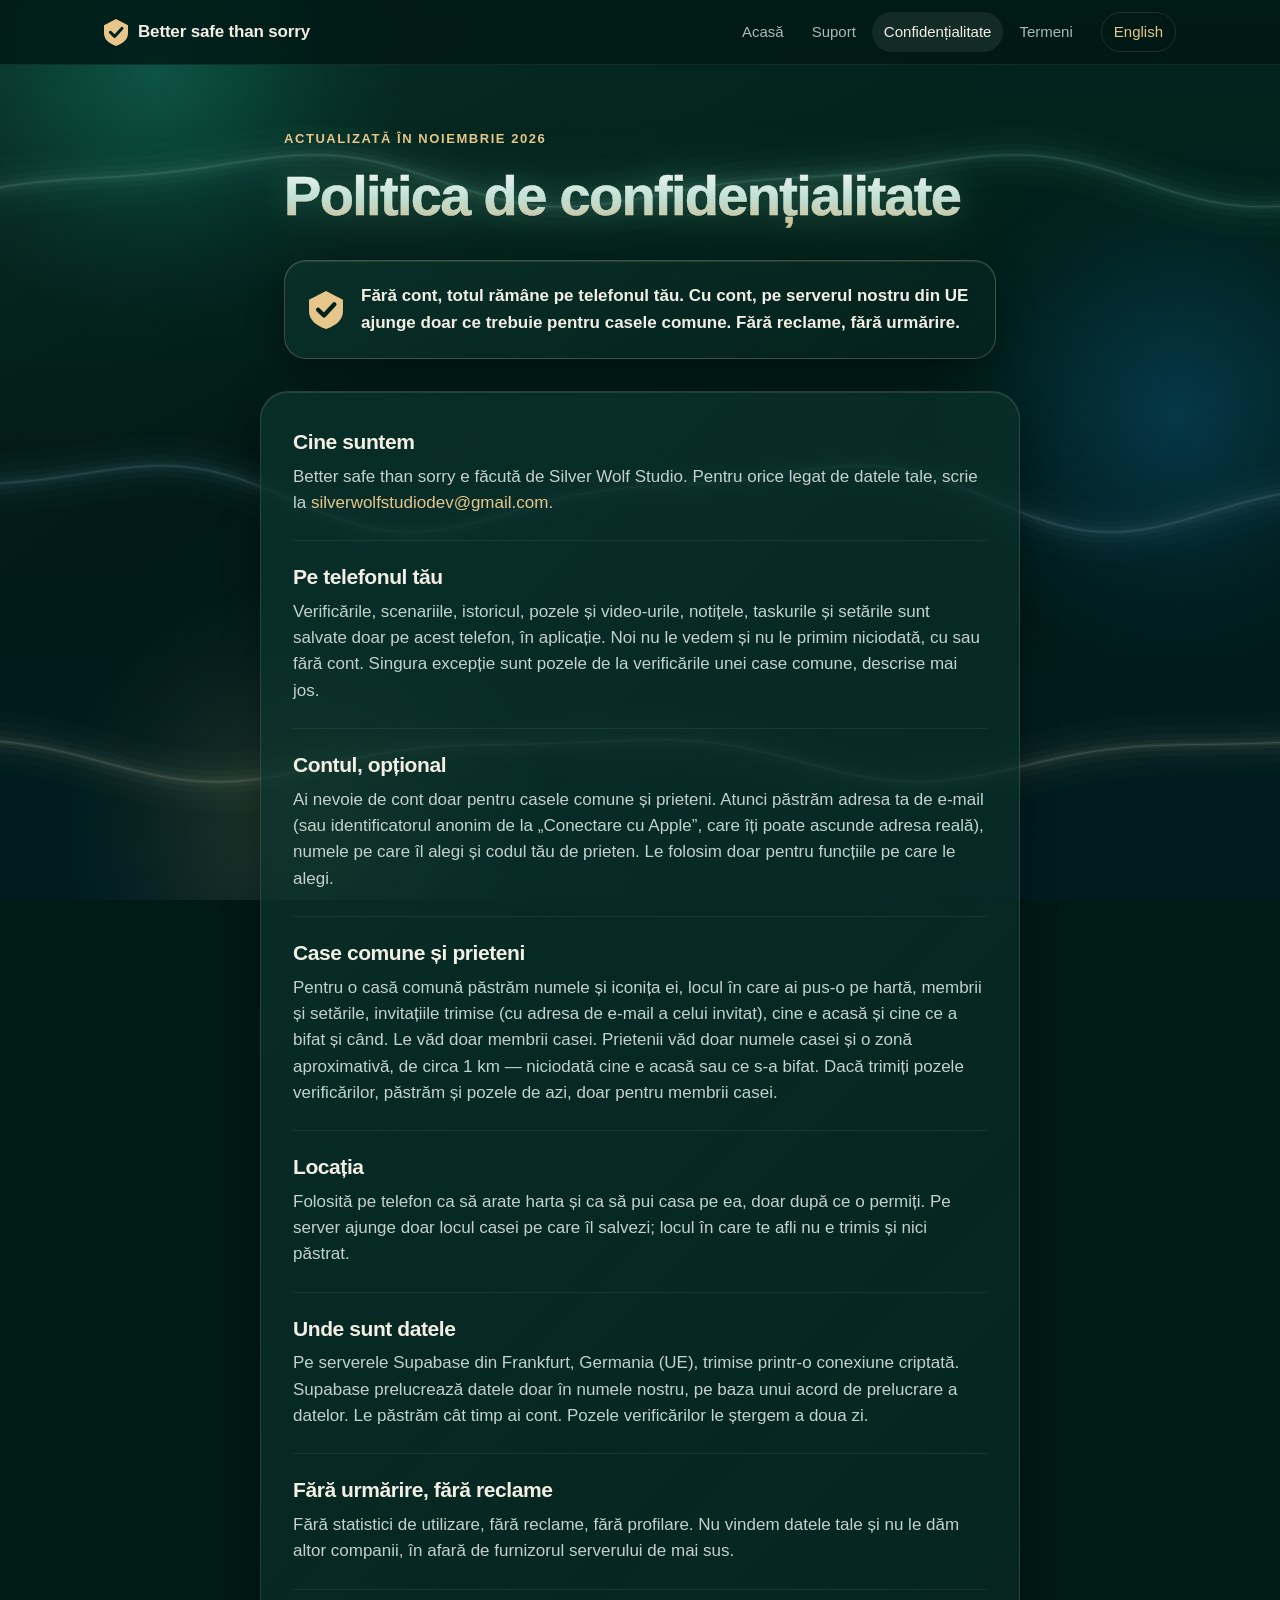
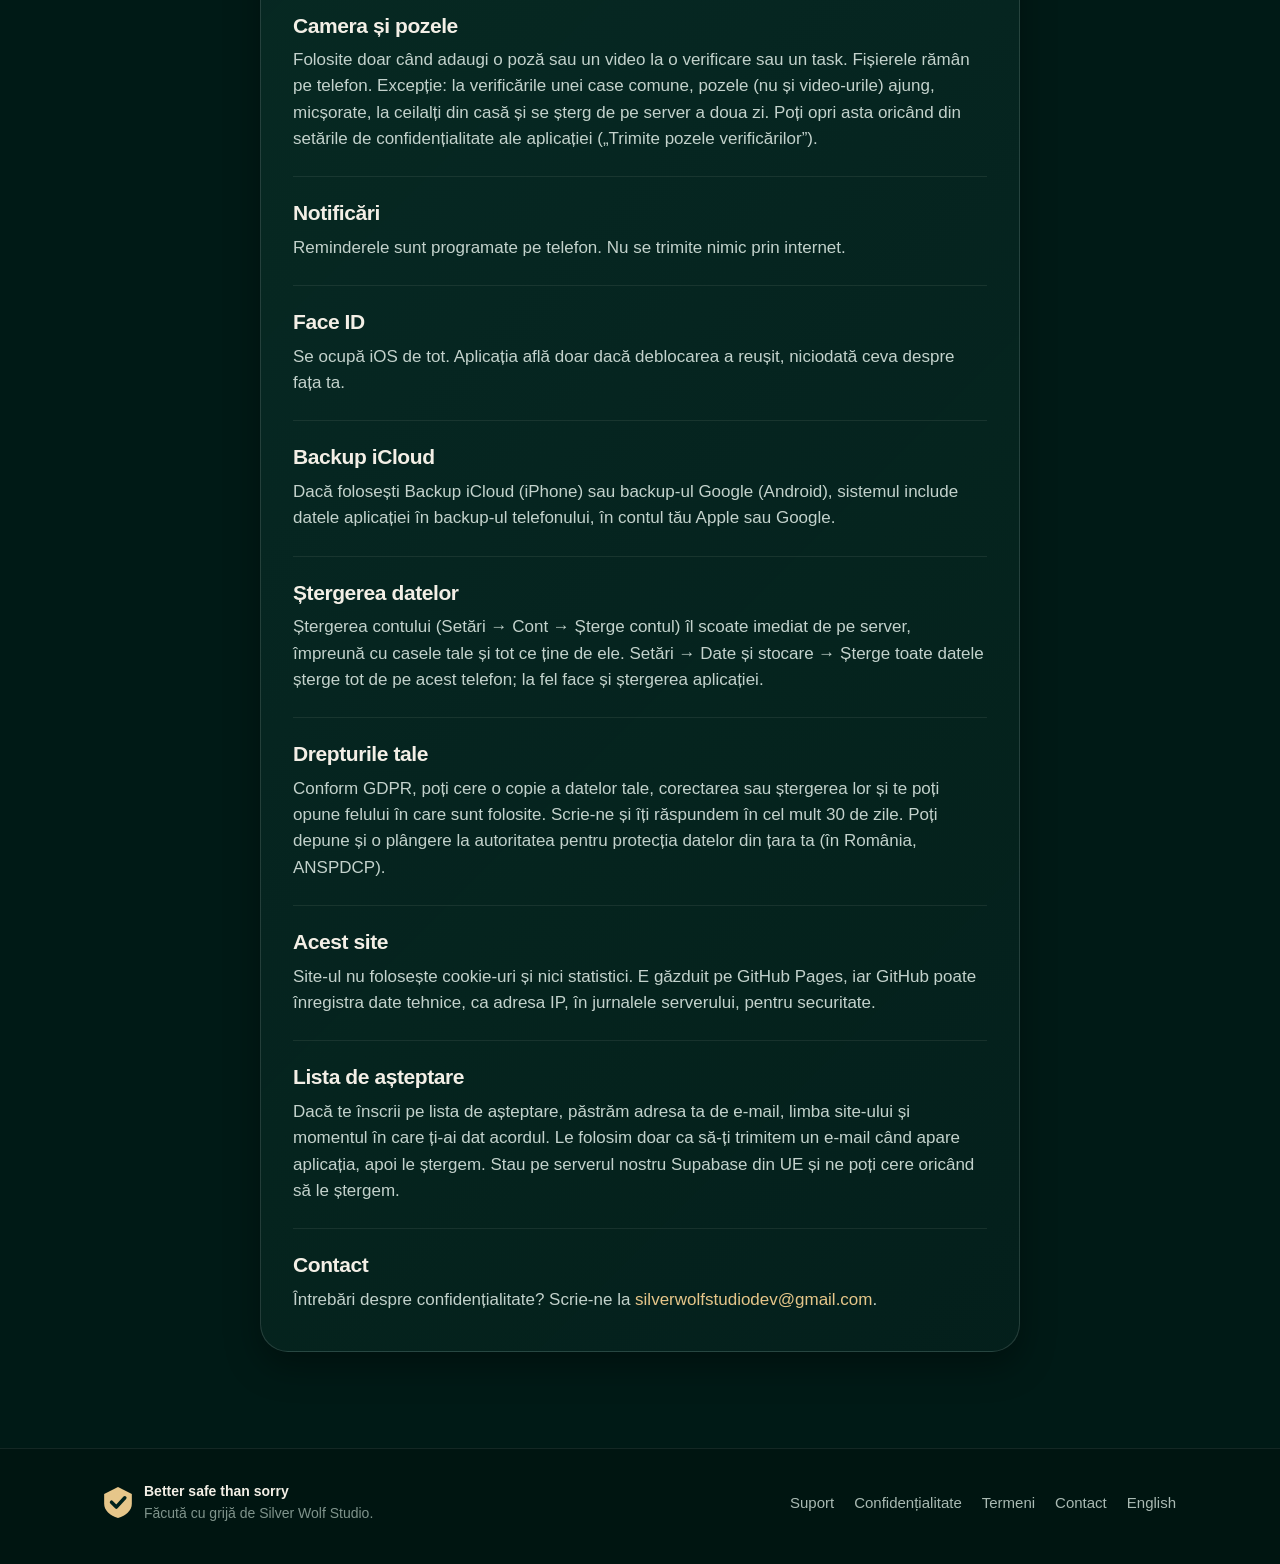
<file: ro/privacy/index.html>
<!doctype html>
<html lang="ro">
<head>
  <meta charset="utf-8">
  <meta name="viewport" content="width=device-width, initial-scale=1, viewport-fit=cover">
  <title>Politica de confidențialitate · Better safe than sorry</title>
  <meta name="description" content="Cum folosesc Better safe than sorry și acest site datele tale.">
  <link rel="canonical" href="https://silverwolfstudio.github.io/ro/privacy/">
  <link rel="alternate" hreflang="en" href="https://silverwolfstudio.github.io/privacy/">
  <link rel="alternate" hreflang="ro" href="https://silverwolfstudio.github.io/ro/privacy/">
  <link rel="alternate" hreflang="x-default" href="https://silverwolfstudio.github.io/privacy/">
  <meta property="og:type" content="website">
  <meta property="og:title" content="Politica de confidențialitate · Better safe than sorry">
  <meta property="og:description" content="Cum folosesc Better safe than sorry și acest site datele tale.">
  <meta property="og:url" content="https://silverwolfstudio.github.io/ro/privacy/">
  <meta property="og:image" content="https://silverwolfstudio.github.io/icon.png">
  <meta name="theme-color" content="#001A16">
  <link rel="icon" href="/favicon.svg" type="image/svg+xml">
  <link rel="apple-touch-icon" href="/icon.png">
  <link rel="stylesheet" href="/style.css?v=06a3bb905f">
  
</head>
<body class="page-privacy">
  <div class="aurora" aria-hidden="true"><div class="glow glow-1"><i></i></div><div class="glow glow-2"><i></i></div><div class="glow glow-3"><i></i></div><div class="ribbon ribbon-1"><svg width="3500" height="150" viewBox="0 0 7000 300" fill="none" stroke-linecap="round"><path d="M0 188.3L10 190.5L20 192.7L30 194.6L40 196.4L50 198.0L60 199.4L70 200.6L80 201.6L90 202.4L100 203.0L110 203.4L120 203.6L130 203.7L140 203.5L150 203.2L160 202.7L170 202.0L180 201.2L190 200.2L200 199.1L210 197.8L220 196.5L230 195.0L240 193.4L250 191.8L260 190.1L270 188.3L280 186.5L290 184.6L300 182.7L310 180.8L320 178.9L330 176.9L340 175.1L350 173.2L360 171.4L370 169.6L380 167.8L390 166.1L400 164.5L410 162.9L420 161.4L430 160.0L440 158.6L450 157.4L460 156.2L470 155.0L480 154.0L490 153.0L500 152.0L510 151.2L520 150.4L530 149.6L540 148.9L550 148.2L560 147.6L570 147.0L580 146.4L590 145.8L600 145.2L610 144.7L620 144.1L630 143.5L640 142.9L650 142.2L660 141.5L670 140.8L680 140.0L690 139.2L700 138.3L710 137.4L720 136.4L730 135.4L740 134.2L750 133.1L760 131.8L770 130.5L780 129.2L790 127.8L800 126.4L810 124.9L820 123.4L830 121.8L840 120.2L850 118.7L860 117.1L870 115.5L880 113.9L890 112.4L900 110.9L910 109.5L920 108.1L930 106.8L940 105.5L950 104.4L960 103.4L970 102.4L980 101.6L990 101.0L1000 100.4L1010 100.1L1020 99.9L1030 99.8L1040 99.9L1050 100.2L1060 100.7L1070 101.4L1080 102.2L1090 103.2L1100 104.5L1110 105.9L1120 107.5L1130 109.2L1140 111.2L1150 113.3L1160 115.6L1170 118.0L1180 120.6L1190 123.3L1200 126.1L1210 129.1L1220 132.1L1230 135.3L1240 138.5L1250 141.8L1260 145.1L1270 148.4L1280 151.8L1290 155.2L1300 158.6L1310 161.9L1320 165.2L1330 168.4L1340 171.6L1350 174.6L1360 177.6L1370 180.5L1380 183.2L1390 185.8L1400 188.3L1410 190.5L1420 192.7L1430 194.6L1440 196.4L1450 198.0L1460 199.4L1470 200.6L1480 201.6L1490 202.4L1500 203.0L1510 203.4L1520 203.6L1530 203.7L1540 203.5L1550 203.2L1560 202.7L1570 202.0L1580 201.2L1590 200.2L1600 199.1L1610 197.8L1620 196.5L1630 195.0L1640 193.4L1650 191.8L1660 190.1L1670 188.3L1680 186.5L1690 184.6L1700 182.7L1710 180.8L1720 178.9L1730 176.9L1740 175.1L1750 173.2L1760 171.4L1770 169.6L1780 167.8L1790 166.1L1800 164.5L1810 162.9L1820 161.4L1830 160.0L1840 158.6L1850 157.4L1860 156.2L1870 155.0L1880 154.0L1890 153.0L1900 152.0L1910 151.2L1920 150.4L1930 149.6L1940 148.9L1950 148.2L1960 147.6L1970 147.0L1980 146.4L1990 145.8L2000 145.2L2010 144.7L2020 144.1L2030 143.5L2040 142.9L2050 142.2L2060 141.5L2070 140.8L2080 140.0L2090 139.2L2100 138.3L2110 137.4L2120 136.4L2130 135.4L2140 134.2L2150 133.1L2160 131.8L2170 130.5L2180 129.2L2190 127.8L2200 126.4L2210 124.9L2220 123.4L2230 121.8L2240 120.2L2250 118.7L2260 117.1L2270 115.5L2280 113.9L2290 112.4L2300 110.9L2310 109.5L2320 108.1L2330 106.8L2340 105.5L2350 104.4L2360 103.4L2370 102.4L2380 101.6L2390 101.0L2400 100.4L2410 100.1L2420 99.9L2430 99.8L2440 99.9L2450 100.2L2460 100.7L2470 101.4L2480 102.2L2490 103.2L2500 104.5L2510 105.9L2520 107.5L2530 109.2L2540 111.2L2550 113.3L2560 115.6L2570 118.0L2580 120.6L2590 123.3L2600 126.1L2610 129.1L2620 132.1L2630 135.3L2640 138.5L2650 141.8L2660 145.1L2670 148.4L2680 151.8L2690 155.2L2700 158.6L2710 161.9L2720 165.2L2730 168.4L2740 171.6L2750 174.6L2760 177.6L2770 180.5L2780 183.2L2790 185.8L2800 188.3L2810 190.5L2820 192.7L2830 194.6L2840 196.4L2850 198.0L2860 199.4L2870 200.6L2880 201.6L2890 202.4L2900 203.0L2910 203.4L2920 203.6L2930 203.7L2940 203.5L2950 203.2L2960 202.7L2970 202.0L2980 201.2L2990 200.2L3000 199.1L3010 197.8L3020 196.5L3030 195.0L3040 193.4L3050 191.8L3060 190.1L3070 188.3L3080 186.5L3090 184.6L3100 182.7L3110 180.8L3120 178.9L3130 176.9L3140 175.1L3150 173.2L3160 171.4L3170 169.6L3180 167.8L3190 166.1L3200 164.5L3210 162.9L3220 161.4L3230 160.0L3240 158.6L3250 157.4L3260 156.2L3270 155.0L3280 154.0L3290 153.0L3300 152.0L3310 151.2L3320 150.4L3330 149.6L3340 148.9L3350 148.2L3360 147.6L3370 147.0L3380 146.4L3390 145.8L3400 145.2L3410 144.7L3420 144.1L3430 143.5L3440 142.9L3450 142.2L3460 141.5L3470 140.8L3480 140.0L3490 139.2L3500 138.3L3510 137.4L3520 136.4L3530 135.4L3540 134.2L3550 133.1L3560 131.8L3570 130.5L3580 129.2L3590 127.8L3600 126.4L3610 124.9L3620 123.4L3630 121.8L3640 120.2L3650 118.7L3660 117.1L3670 115.5L3680 113.9L3690 112.4L3700 110.9L3710 109.5L3720 108.1L3730 106.8L3740 105.5L3750 104.4L3760 103.4L3770 102.4L3780 101.6L3790 101.0L3800 100.4L3810 100.1L3820 99.9L3830 99.8L3840 99.9L3850 100.2L3860 100.7L3870 101.4L3880 102.2L3890 103.2L3900 104.5L3910 105.9L3920 107.5L3930 109.2L3940 111.2L3950 113.3L3960 115.6L3970 118.0L3980 120.6L3990 123.3L4000 126.1L4010 129.1L4020 132.1L4030 135.3L4040 138.5L4050 141.8L4060 145.1L4070 148.4L4080 151.8L4090 155.2L4100 158.6L4110 161.9L4120 165.2L4130 168.4L4140 171.6L4150 174.6L4160 177.6L4170 180.5L4180 183.2L4190 185.8L4200 188.3L4210 190.5L4220 192.7L4230 194.6L4240 196.4L4250 198.0L4260 199.4L4270 200.6L4280 201.6L4290 202.4L4300 203.0L4310 203.4L4320 203.6L4330 203.7L4340 203.5L4350 203.2L4360 202.7L4370 202.0L4380 201.2L4390 200.2L4400 199.1L4410 197.8L4420 196.5L4430 195.0L4440 193.4L4450 191.8L4460 190.1L4470 188.3L4480 186.5L4490 184.6L4500 182.7L4510 180.8L4520 178.9L4530 176.9L4540 175.1L4550 173.2L4560 171.4L4570 169.6L4580 167.8L4590 166.1L4600 164.5L4610 162.9L4620 161.4L4630 160.0L4640 158.6L4650 157.4L4660 156.2L4670 155.0L4680 154.0L4690 153.0L4700 152.0L4710 151.2L4720 150.4L4730 149.6L4740 148.9L4750 148.2L4760 147.6L4770 147.0L4780 146.4L4790 145.8L4800 145.2L4810 144.7L4820 144.1L4830 143.5L4840 142.9L4850 142.2L4860 141.5L4870 140.8L4880 140.0L4890 139.2L4900 138.3L4910 137.4L4920 136.4L4930 135.4L4940 134.2L4950 133.1L4960 131.8L4970 130.5L4980 129.2L4990 127.8L5000 126.4L5010 124.9L5020 123.4L5030 121.8L5040 120.2L5050 118.7L5060 117.1L5070 115.5L5080 113.9L5090 112.4L5100 110.9L5110 109.5L5120 108.1L5130 106.8L5140 105.5L5150 104.4L5160 103.4L5170 102.4L5180 101.6L5190 101.0L5200 100.4L5210 100.1L5220 99.9L5230 99.8L5240 99.9L5250 100.2L5260 100.7L5270 101.4L5280 102.2L5290 103.2L5300 104.5L5310 105.9L5320 107.5L5330 109.2L5340 111.2L5350 113.3L5360 115.6L5370 118.0L5380 120.6L5390 123.3L5400 126.1L5410 129.1L5420 132.1L5430 135.3L5440 138.5L5450 141.8L5460 145.1L5470 148.4L5480 151.8L5490 155.2L5500 158.6L5510 161.9L5520 165.2L5530 168.4L5540 171.6L5550 174.6L5560 177.6L5570 180.5L5580 183.2L5590 185.8L5600 188.3L5610 190.5L5620 192.7L5630 194.6L5640 196.4L5650 198.0L5660 199.4L5670 200.6L5680 201.6L5690 202.4L5700 203.0L5710 203.4L5720 203.6L5730 203.7L5740 203.5L5750 203.2L5760 202.7L5770 202.0L5780 201.2L5790 200.2L5800 199.1L5810 197.8L5820 196.5L5830 195.0L5840 193.4L5850 191.8L5860 190.1L5870 188.3L5880 186.5L5890 184.6L5900 182.7L5910 180.8L5920 178.9L5930 176.9L5940 175.1L5950 173.2L5960 171.4L5970 169.6L5980 167.8L5990 166.1L6000 164.5L6010 162.9L6020 161.4L6030 160.0L6040 158.6L6050 157.4L6060 156.2L6070 155.0L6080 154.0L6090 153.0L6100 152.0L6110 151.2L6120 150.4L6130 149.6L6140 148.9L6150 148.2L6160 147.6L6170 147.0L6180 146.4L6190 145.8L6200 145.2L6210 144.7L6220 144.1L6230 143.5L6240 142.9L6250 142.2L6260 141.5L6270 140.8L6280 140.0L6290 139.2L6300 138.3L6310 137.4L6320 136.4L6330 135.4L6340 134.2L6350 133.1L6360 131.8L6370 130.5L6380 129.2L6390 127.8L6400 126.4L6410 124.9L6420 123.4L6430 121.8L6440 120.2L6450 118.7L6460 117.1L6470 115.5L6480 113.9L6490 112.4L6500 110.9L6510 109.5L6520 108.1L6530 106.8L6540 105.5L6550 104.4L6560 103.4L6570 102.4L6580 101.6L6590 101.0L6600 100.4L6610 100.1L6620 99.9L6630 99.8L6640 99.9L6650 100.2L6660 100.7L6670 101.4L6680 102.2L6690 103.2L6700 104.5L6710 105.9L6720 107.5L6730 109.2L6740 111.2L6750 113.3L6760 115.6L6770 118.0L6780 120.6L6790 123.3L6800 126.1L6810 129.1L6820 132.1L6830 135.3L6840 138.5L6850 141.8L6860 145.1L6870 148.4L6880 151.8L6890 155.2L6900 158.6L6910 161.9L6920 165.2L6930 168.4L6940 171.6L6950 174.6L6960 177.6L6970 180.5L6980 183.2L6990 185.8L7000 188.3" stroke="#79b6a9" stroke-opacity="0.018" stroke-width="120"/><path d="M0 188.3L10 190.5L20 192.7L30 194.6L40 196.4L50 198.0L60 199.4L70 200.6L80 201.6L90 202.4L100 203.0L110 203.4L120 203.6L130 203.7L140 203.5L150 203.2L160 202.7L170 202.0L180 201.2L190 200.2L200 199.1L210 197.8L220 196.5L230 195.0L240 193.4L250 191.8L260 190.1L270 188.3L280 186.5L290 184.6L300 182.7L310 180.8L320 178.9L330 176.9L340 175.1L350 173.2L360 171.4L370 169.6L380 167.8L390 166.1L400 164.5L410 162.9L420 161.4L430 160.0L440 158.6L450 157.4L460 156.2L470 155.0L480 154.0L490 153.0L500 152.0L510 151.2L520 150.4L530 149.6L540 148.9L550 148.2L560 147.6L570 147.0L580 146.4L590 145.8L600 145.2L610 144.7L620 144.1L630 143.5L640 142.9L650 142.2L660 141.5L670 140.8L680 140.0L690 139.2L700 138.3L710 137.4L720 136.4L730 135.4L740 134.2L750 133.1L760 131.8L770 130.5L780 129.2L790 127.8L800 126.4L810 124.9L820 123.4L830 121.8L840 120.2L850 118.7L860 117.1L870 115.5L880 113.9L890 112.4L900 110.9L910 109.5L920 108.1L930 106.8L940 105.5L950 104.4L960 103.4L970 102.4L980 101.6L990 101.0L1000 100.4L1010 100.1L1020 99.9L1030 99.8L1040 99.9L1050 100.2L1060 100.7L1070 101.4L1080 102.2L1090 103.2L1100 104.5L1110 105.9L1120 107.5L1130 109.2L1140 111.2L1150 113.3L1160 115.6L1170 118.0L1180 120.6L1190 123.3L1200 126.1L1210 129.1L1220 132.1L1230 135.3L1240 138.5L1250 141.8L1260 145.1L1270 148.4L1280 151.8L1290 155.2L1300 158.6L1310 161.9L1320 165.2L1330 168.4L1340 171.6L1350 174.6L1360 177.6L1370 180.5L1380 183.2L1390 185.8L1400 188.3L1410 190.5L1420 192.7L1430 194.6L1440 196.4L1450 198.0L1460 199.4L1470 200.6L1480 201.6L1490 202.4L1500 203.0L1510 203.4L1520 203.6L1530 203.7L1540 203.5L1550 203.2L1560 202.7L1570 202.0L1580 201.2L1590 200.2L1600 199.1L1610 197.8L1620 196.5L1630 195.0L1640 193.4L1650 191.8L1660 190.1L1670 188.3L1680 186.5L1690 184.6L1700 182.7L1710 180.8L1720 178.9L1730 176.9L1740 175.1L1750 173.2L1760 171.4L1770 169.6L1780 167.8L1790 166.1L1800 164.5L1810 162.9L1820 161.4L1830 160.0L1840 158.6L1850 157.4L1860 156.2L1870 155.0L1880 154.0L1890 153.0L1900 152.0L1910 151.2L1920 150.4L1930 149.6L1940 148.9L1950 148.2L1960 147.6L1970 147.0L1980 146.4L1990 145.8L2000 145.2L2010 144.7L2020 144.1L2030 143.5L2040 142.9L2050 142.2L2060 141.5L2070 140.8L2080 140.0L2090 139.2L2100 138.3L2110 137.4L2120 136.4L2130 135.4L2140 134.2L2150 133.1L2160 131.8L2170 130.5L2180 129.2L2190 127.8L2200 126.4L2210 124.9L2220 123.4L2230 121.8L2240 120.2L2250 118.7L2260 117.1L2270 115.5L2280 113.9L2290 112.4L2300 110.9L2310 109.5L2320 108.1L2330 106.8L2340 105.5L2350 104.4L2360 103.4L2370 102.4L2380 101.6L2390 101.0L2400 100.4L2410 100.1L2420 99.9L2430 99.8L2440 99.9L2450 100.2L2460 100.7L2470 101.4L2480 102.2L2490 103.2L2500 104.5L2510 105.9L2520 107.5L2530 109.2L2540 111.2L2550 113.3L2560 115.6L2570 118.0L2580 120.6L2590 123.3L2600 126.1L2610 129.1L2620 132.1L2630 135.3L2640 138.5L2650 141.8L2660 145.1L2670 148.4L2680 151.8L2690 155.2L2700 158.6L2710 161.9L2720 165.2L2730 168.4L2740 171.6L2750 174.6L2760 177.6L2770 180.5L2780 183.2L2790 185.8L2800 188.3L2810 190.5L2820 192.7L2830 194.6L2840 196.4L2850 198.0L2860 199.4L2870 200.6L2880 201.6L2890 202.4L2900 203.0L2910 203.4L2920 203.6L2930 203.7L2940 203.5L2950 203.2L2960 202.7L2970 202.0L2980 201.2L2990 200.2L3000 199.1L3010 197.8L3020 196.5L3030 195.0L3040 193.4L3050 191.8L3060 190.1L3070 188.3L3080 186.5L3090 184.6L3100 182.7L3110 180.8L3120 178.9L3130 176.9L3140 175.1L3150 173.2L3160 171.4L3170 169.6L3180 167.8L3190 166.1L3200 164.5L3210 162.9L3220 161.4L3230 160.0L3240 158.6L3250 157.4L3260 156.2L3270 155.0L3280 154.0L3290 153.0L3300 152.0L3310 151.2L3320 150.4L3330 149.6L3340 148.9L3350 148.2L3360 147.6L3370 147.0L3380 146.4L3390 145.8L3400 145.2L3410 144.7L3420 144.1L3430 143.5L3440 142.9L3450 142.2L3460 141.5L3470 140.8L3480 140.0L3490 139.2L3500 138.3L3510 137.4L3520 136.4L3530 135.4L3540 134.2L3550 133.1L3560 131.8L3570 130.5L3580 129.2L3590 127.8L3600 126.4L3610 124.9L3620 123.4L3630 121.8L3640 120.2L3650 118.7L3660 117.1L3670 115.5L3680 113.9L3690 112.4L3700 110.9L3710 109.5L3720 108.1L3730 106.8L3740 105.5L3750 104.4L3760 103.4L3770 102.4L3780 101.6L3790 101.0L3800 100.4L3810 100.1L3820 99.9L3830 99.8L3840 99.9L3850 100.2L3860 100.7L3870 101.4L3880 102.2L3890 103.2L3900 104.5L3910 105.9L3920 107.5L3930 109.2L3940 111.2L3950 113.3L3960 115.6L3970 118.0L3980 120.6L3990 123.3L4000 126.1L4010 129.1L4020 132.1L4030 135.3L4040 138.5L4050 141.8L4060 145.1L4070 148.4L4080 151.8L4090 155.2L4100 158.6L4110 161.9L4120 165.2L4130 168.4L4140 171.6L4150 174.6L4160 177.6L4170 180.5L4180 183.2L4190 185.8L4200 188.3L4210 190.5L4220 192.7L4230 194.6L4240 196.4L4250 198.0L4260 199.4L4270 200.6L4280 201.6L4290 202.4L4300 203.0L4310 203.4L4320 203.6L4330 203.7L4340 203.5L4350 203.2L4360 202.7L4370 202.0L4380 201.2L4390 200.2L4400 199.1L4410 197.8L4420 196.5L4430 195.0L4440 193.4L4450 191.8L4460 190.1L4470 188.3L4480 186.5L4490 184.6L4500 182.7L4510 180.8L4520 178.9L4530 176.9L4540 175.1L4550 173.2L4560 171.4L4570 169.6L4580 167.8L4590 166.1L4600 164.5L4610 162.9L4620 161.4L4630 160.0L4640 158.6L4650 157.4L4660 156.2L4670 155.0L4680 154.0L4690 153.0L4700 152.0L4710 151.2L4720 150.4L4730 149.6L4740 148.9L4750 148.2L4760 147.6L4770 147.0L4780 146.4L4790 145.8L4800 145.2L4810 144.7L4820 144.1L4830 143.5L4840 142.9L4850 142.2L4860 141.5L4870 140.8L4880 140.0L4890 139.2L4900 138.3L4910 137.4L4920 136.4L4930 135.4L4940 134.2L4950 133.1L4960 131.8L4970 130.5L4980 129.2L4990 127.8L5000 126.4L5010 124.9L5020 123.4L5030 121.8L5040 120.2L5050 118.7L5060 117.1L5070 115.5L5080 113.9L5090 112.4L5100 110.9L5110 109.5L5120 108.1L5130 106.8L5140 105.5L5150 104.4L5160 103.4L5170 102.4L5180 101.6L5190 101.0L5200 100.4L5210 100.1L5220 99.9L5230 99.8L5240 99.9L5250 100.2L5260 100.7L5270 101.4L5280 102.2L5290 103.2L5300 104.5L5310 105.9L5320 107.5L5330 109.2L5340 111.2L5350 113.3L5360 115.6L5370 118.0L5380 120.6L5390 123.3L5400 126.1L5410 129.1L5420 132.1L5430 135.3L5440 138.5L5450 141.8L5460 145.1L5470 148.4L5480 151.8L5490 155.2L5500 158.6L5510 161.9L5520 165.2L5530 168.4L5540 171.6L5550 174.6L5560 177.6L5570 180.5L5580 183.2L5590 185.8L5600 188.3L5610 190.5L5620 192.7L5630 194.6L5640 196.4L5650 198.0L5660 199.4L5670 200.6L5680 201.6L5690 202.4L5700 203.0L5710 203.4L5720 203.6L5730 203.7L5740 203.5L5750 203.2L5760 202.7L5770 202.0L5780 201.2L5790 200.2L5800 199.1L5810 197.8L5820 196.5L5830 195.0L5840 193.4L5850 191.8L5860 190.1L5870 188.3L5880 186.5L5890 184.6L5900 182.7L5910 180.8L5920 178.9L5930 176.9L5940 175.1L5950 173.2L5960 171.4L5970 169.6L5980 167.8L5990 166.1L6000 164.5L6010 162.9L6020 161.4L6030 160.0L6040 158.6L6050 157.4L6060 156.2L6070 155.0L6080 154.0L6090 153.0L6100 152.0L6110 151.2L6120 150.4L6130 149.6L6140 148.9L6150 148.2L6160 147.6L6170 147.0L6180 146.4L6190 145.8L6200 145.2L6210 144.7L6220 144.1L6230 143.5L6240 142.9L6250 142.2L6260 141.5L6270 140.8L6280 140.0L6290 139.2L6300 138.3L6310 137.4L6320 136.4L6330 135.4L6340 134.2L6350 133.1L6360 131.8L6370 130.5L6380 129.2L6390 127.8L6400 126.4L6410 124.9L6420 123.4L6430 121.8L6440 120.2L6450 118.7L6460 117.1L6470 115.5L6480 113.9L6490 112.4L6500 110.9L6510 109.5L6520 108.1L6530 106.8L6540 105.5L6550 104.4L6560 103.4L6570 102.4L6580 101.6L6590 101.0L6600 100.4L6610 100.1L6620 99.9L6630 99.8L6640 99.9L6650 100.2L6660 100.7L6670 101.4L6680 102.2L6690 103.2L6700 104.5L6710 105.9L6720 107.5L6730 109.2L6740 111.2L6750 113.3L6760 115.6L6770 118.0L6780 120.6L6790 123.3L6800 126.1L6810 129.1L6820 132.1L6830 135.3L6840 138.5L6850 141.8L6860 145.1L6870 148.4L6880 151.8L6890 155.2L6900 158.6L6910 161.9L6920 165.2L6930 168.4L6940 171.6L6950 174.6L6960 177.6L6970 180.5L6980 183.2L6990 185.8L7000 188.3" stroke="#79b6a9" stroke-opacity="0.025" stroke-width="78"/><path d="M0 188.3L10 190.5L20 192.7L30 194.6L40 196.4L50 198.0L60 199.4L70 200.6L80 201.6L90 202.4L100 203.0L110 203.4L120 203.6L130 203.7L140 203.5L150 203.2L160 202.7L170 202.0L180 201.2L190 200.2L200 199.1L210 197.8L220 196.5L230 195.0L240 193.4L250 191.8L260 190.1L270 188.3L280 186.5L290 184.6L300 182.7L310 180.8L320 178.9L330 176.9L340 175.1L350 173.2L360 171.4L370 169.6L380 167.8L390 166.1L400 164.5L410 162.9L420 161.4L430 160.0L440 158.6L450 157.4L460 156.2L470 155.0L480 154.0L490 153.0L500 152.0L510 151.2L520 150.4L530 149.6L540 148.9L550 148.2L560 147.6L570 147.0L580 146.4L590 145.8L600 145.2L610 144.7L620 144.1L630 143.5L640 142.9L650 142.2L660 141.5L670 140.8L680 140.0L690 139.2L700 138.3L710 137.4L720 136.4L730 135.4L740 134.2L750 133.1L760 131.8L770 130.5L780 129.2L790 127.8L800 126.4L810 124.9L820 123.4L830 121.8L840 120.2L850 118.7L860 117.1L870 115.5L880 113.9L890 112.4L900 110.9L910 109.5L920 108.1L930 106.8L940 105.5L950 104.4L960 103.4L970 102.4L980 101.6L990 101.0L1000 100.4L1010 100.1L1020 99.9L1030 99.8L1040 99.9L1050 100.2L1060 100.7L1070 101.4L1080 102.2L1090 103.2L1100 104.5L1110 105.9L1120 107.5L1130 109.2L1140 111.2L1150 113.3L1160 115.6L1170 118.0L1180 120.6L1190 123.3L1200 126.1L1210 129.1L1220 132.1L1230 135.3L1240 138.5L1250 141.8L1260 145.1L1270 148.4L1280 151.8L1290 155.2L1300 158.6L1310 161.9L1320 165.2L1330 168.4L1340 171.6L1350 174.6L1360 177.6L1370 180.5L1380 183.2L1390 185.8L1400 188.3L1410 190.5L1420 192.7L1430 194.6L1440 196.4L1450 198.0L1460 199.4L1470 200.6L1480 201.6L1490 202.4L1500 203.0L1510 203.4L1520 203.6L1530 203.7L1540 203.5L1550 203.2L1560 202.7L1570 202.0L1580 201.2L1590 200.2L1600 199.1L1610 197.8L1620 196.5L1630 195.0L1640 193.4L1650 191.8L1660 190.1L1670 188.3L1680 186.5L1690 184.6L1700 182.7L1710 180.8L1720 178.9L1730 176.9L1740 175.1L1750 173.2L1760 171.4L1770 169.6L1780 167.8L1790 166.1L1800 164.5L1810 162.9L1820 161.4L1830 160.0L1840 158.6L1850 157.4L1860 156.2L1870 155.0L1880 154.0L1890 153.0L1900 152.0L1910 151.2L1920 150.4L1930 149.6L1940 148.9L1950 148.2L1960 147.6L1970 147.0L1980 146.4L1990 145.8L2000 145.2L2010 144.7L2020 144.1L2030 143.5L2040 142.9L2050 142.2L2060 141.5L2070 140.8L2080 140.0L2090 139.2L2100 138.3L2110 137.4L2120 136.4L2130 135.4L2140 134.2L2150 133.1L2160 131.8L2170 130.5L2180 129.2L2190 127.8L2200 126.4L2210 124.9L2220 123.4L2230 121.8L2240 120.2L2250 118.7L2260 117.1L2270 115.5L2280 113.9L2290 112.4L2300 110.9L2310 109.5L2320 108.1L2330 106.8L2340 105.5L2350 104.4L2360 103.4L2370 102.4L2380 101.6L2390 101.0L2400 100.4L2410 100.1L2420 99.9L2430 99.8L2440 99.9L2450 100.2L2460 100.7L2470 101.4L2480 102.2L2490 103.2L2500 104.5L2510 105.9L2520 107.5L2530 109.2L2540 111.2L2550 113.3L2560 115.6L2570 118.0L2580 120.6L2590 123.3L2600 126.1L2610 129.1L2620 132.1L2630 135.3L2640 138.5L2650 141.8L2660 145.1L2670 148.4L2680 151.8L2690 155.2L2700 158.6L2710 161.9L2720 165.2L2730 168.4L2740 171.6L2750 174.6L2760 177.6L2770 180.5L2780 183.2L2790 185.8L2800 188.3L2810 190.5L2820 192.7L2830 194.6L2840 196.4L2850 198.0L2860 199.4L2870 200.6L2880 201.6L2890 202.4L2900 203.0L2910 203.4L2920 203.6L2930 203.7L2940 203.5L2950 203.2L2960 202.7L2970 202.0L2980 201.2L2990 200.2L3000 199.1L3010 197.8L3020 196.5L3030 195.0L3040 193.4L3050 191.8L3060 190.1L3070 188.3L3080 186.5L3090 184.6L3100 182.7L3110 180.8L3120 178.9L3130 176.9L3140 175.1L3150 173.2L3160 171.4L3170 169.6L3180 167.8L3190 166.1L3200 164.5L3210 162.9L3220 161.4L3230 160.0L3240 158.6L3250 157.4L3260 156.2L3270 155.0L3280 154.0L3290 153.0L3300 152.0L3310 151.2L3320 150.4L3330 149.6L3340 148.9L3350 148.2L3360 147.6L3370 147.0L3380 146.4L3390 145.8L3400 145.2L3410 144.7L3420 144.1L3430 143.5L3440 142.9L3450 142.2L3460 141.5L3470 140.8L3480 140.0L3490 139.2L3500 138.3L3510 137.4L3520 136.4L3530 135.4L3540 134.2L3550 133.1L3560 131.8L3570 130.5L3580 129.2L3590 127.8L3600 126.4L3610 124.9L3620 123.4L3630 121.8L3640 120.2L3650 118.7L3660 117.1L3670 115.5L3680 113.9L3690 112.4L3700 110.9L3710 109.5L3720 108.1L3730 106.8L3740 105.5L3750 104.4L3760 103.4L3770 102.4L3780 101.6L3790 101.0L3800 100.4L3810 100.1L3820 99.9L3830 99.8L3840 99.9L3850 100.2L3860 100.7L3870 101.4L3880 102.2L3890 103.2L3900 104.5L3910 105.9L3920 107.5L3930 109.2L3940 111.2L3950 113.3L3960 115.6L3970 118.0L3980 120.6L3990 123.3L4000 126.1L4010 129.1L4020 132.1L4030 135.3L4040 138.5L4050 141.8L4060 145.1L4070 148.4L4080 151.8L4090 155.2L4100 158.6L4110 161.9L4120 165.2L4130 168.4L4140 171.6L4150 174.6L4160 177.6L4170 180.5L4180 183.2L4190 185.8L4200 188.3L4210 190.5L4220 192.7L4230 194.6L4240 196.4L4250 198.0L4260 199.4L4270 200.6L4280 201.6L4290 202.4L4300 203.0L4310 203.4L4320 203.6L4330 203.7L4340 203.5L4350 203.2L4360 202.7L4370 202.0L4380 201.2L4390 200.2L4400 199.1L4410 197.8L4420 196.5L4430 195.0L4440 193.4L4450 191.8L4460 190.1L4470 188.3L4480 186.5L4490 184.6L4500 182.7L4510 180.8L4520 178.9L4530 176.9L4540 175.1L4550 173.2L4560 171.4L4570 169.6L4580 167.8L4590 166.1L4600 164.5L4610 162.9L4620 161.4L4630 160.0L4640 158.6L4650 157.4L4660 156.2L4670 155.0L4680 154.0L4690 153.0L4700 152.0L4710 151.2L4720 150.4L4730 149.6L4740 148.9L4750 148.2L4760 147.6L4770 147.0L4780 146.4L4790 145.8L4800 145.2L4810 144.7L4820 144.1L4830 143.5L4840 142.9L4850 142.2L4860 141.5L4870 140.8L4880 140.0L4890 139.2L4900 138.3L4910 137.4L4920 136.4L4930 135.4L4940 134.2L4950 133.1L4960 131.8L4970 130.5L4980 129.2L4990 127.8L5000 126.4L5010 124.9L5020 123.4L5030 121.8L5040 120.2L5050 118.7L5060 117.1L5070 115.5L5080 113.9L5090 112.4L5100 110.9L5110 109.5L5120 108.1L5130 106.8L5140 105.5L5150 104.4L5160 103.4L5170 102.4L5180 101.6L5190 101.0L5200 100.4L5210 100.1L5220 99.9L5230 99.8L5240 99.9L5250 100.2L5260 100.7L5270 101.4L5280 102.2L5290 103.2L5300 104.5L5310 105.9L5320 107.5L5330 109.2L5340 111.2L5350 113.3L5360 115.6L5370 118.0L5380 120.6L5390 123.3L5400 126.1L5410 129.1L5420 132.1L5430 135.3L5440 138.5L5450 141.8L5460 145.1L5470 148.4L5480 151.8L5490 155.2L5500 158.6L5510 161.9L5520 165.2L5530 168.4L5540 171.6L5550 174.6L5560 177.6L5570 180.5L5580 183.2L5590 185.8L5600 188.3L5610 190.5L5620 192.7L5630 194.6L5640 196.4L5650 198.0L5660 199.4L5670 200.6L5680 201.6L5690 202.4L5700 203.0L5710 203.4L5720 203.6L5730 203.7L5740 203.5L5750 203.2L5760 202.7L5770 202.0L5780 201.2L5790 200.2L5800 199.1L5810 197.8L5820 196.5L5830 195.0L5840 193.4L5850 191.8L5860 190.1L5870 188.3L5880 186.5L5890 184.6L5900 182.7L5910 180.8L5920 178.9L5930 176.9L5940 175.1L5950 173.2L5960 171.4L5970 169.6L5980 167.8L5990 166.1L6000 164.5L6010 162.9L6020 161.4L6030 160.0L6040 158.6L6050 157.4L6060 156.2L6070 155.0L6080 154.0L6090 153.0L6100 152.0L6110 151.2L6120 150.4L6130 149.6L6140 148.9L6150 148.2L6160 147.6L6170 147.0L6180 146.4L6190 145.8L6200 145.2L6210 144.7L6220 144.1L6230 143.5L6240 142.9L6250 142.2L6260 141.5L6270 140.8L6280 140.0L6290 139.2L6300 138.3L6310 137.4L6320 136.4L6330 135.4L6340 134.2L6350 133.1L6360 131.8L6370 130.5L6380 129.2L6390 127.8L6400 126.4L6410 124.9L6420 123.4L6430 121.8L6440 120.2L6450 118.7L6460 117.1L6470 115.5L6480 113.9L6490 112.4L6500 110.9L6510 109.5L6520 108.1L6530 106.8L6540 105.5L6550 104.4L6560 103.4L6570 102.4L6580 101.6L6590 101.0L6600 100.4L6610 100.1L6620 99.9L6630 99.8L6640 99.9L6650 100.2L6660 100.7L6670 101.4L6680 102.2L6690 103.2L6700 104.5L6710 105.9L6720 107.5L6730 109.2L6740 111.2L6750 113.3L6760 115.6L6770 118.0L6780 120.6L6790 123.3L6800 126.1L6810 129.1L6820 132.1L6830 135.3L6840 138.5L6850 141.8L6860 145.1L6870 148.4L6880 151.8L6890 155.2L6900 158.6L6910 161.9L6920 165.2L6930 168.4L6940 171.6L6950 174.6L6960 177.6L6970 180.5L6980 183.2L6990 185.8L7000 188.3" stroke="#79b6a9" stroke-opacity="0.035" stroke-width="44"/><path d="M0 188.3L10 190.5L20 192.7L30 194.6L40 196.4L50 198.0L60 199.4L70 200.6L80 201.6L90 202.4L100 203.0L110 203.4L120 203.6L130 203.7L140 203.5L150 203.2L160 202.7L170 202.0L180 201.2L190 200.2L200 199.1L210 197.8L220 196.5L230 195.0L240 193.4L250 191.8L260 190.1L270 188.3L280 186.5L290 184.6L300 182.7L310 180.8L320 178.9L330 176.9L340 175.1L350 173.2L360 171.4L370 169.6L380 167.8L390 166.1L400 164.5L410 162.9L420 161.4L430 160.0L440 158.6L450 157.4L460 156.2L470 155.0L480 154.0L490 153.0L500 152.0L510 151.2L520 150.4L530 149.6L540 148.9L550 148.2L560 147.6L570 147.0L580 146.4L590 145.8L600 145.2L610 144.7L620 144.1L630 143.5L640 142.9L650 142.2L660 141.5L670 140.8L680 140.0L690 139.2L700 138.3L710 137.4L720 136.4L730 135.4L740 134.2L750 133.1L760 131.8L770 130.5L780 129.2L790 127.8L800 126.4L810 124.9L820 123.4L830 121.8L840 120.2L850 118.7L860 117.1L870 115.5L880 113.9L890 112.4L900 110.9L910 109.5L920 108.1L930 106.8L940 105.5L950 104.4L960 103.4L970 102.4L980 101.6L990 101.0L1000 100.4L1010 100.1L1020 99.9L1030 99.8L1040 99.9L1050 100.2L1060 100.7L1070 101.4L1080 102.2L1090 103.2L1100 104.5L1110 105.9L1120 107.5L1130 109.2L1140 111.2L1150 113.3L1160 115.6L1170 118.0L1180 120.6L1190 123.3L1200 126.1L1210 129.1L1220 132.1L1230 135.3L1240 138.5L1250 141.8L1260 145.1L1270 148.4L1280 151.8L1290 155.2L1300 158.6L1310 161.9L1320 165.2L1330 168.4L1340 171.6L1350 174.6L1360 177.6L1370 180.5L1380 183.2L1390 185.8L1400 188.3L1410 190.5L1420 192.7L1430 194.6L1440 196.4L1450 198.0L1460 199.4L1470 200.6L1480 201.6L1490 202.4L1500 203.0L1510 203.4L1520 203.6L1530 203.7L1540 203.5L1550 203.2L1560 202.7L1570 202.0L1580 201.2L1590 200.2L1600 199.1L1610 197.8L1620 196.5L1630 195.0L1640 193.4L1650 191.8L1660 190.1L1670 188.3L1680 186.5L1690 184.6L1700 182.7L1710 180.8L1720 178.9L1730 176.9L1740 175.1L1750 173.2L1760 171.4L1770 169.6L1780 167.8L1790 166.1L1800 164.5L1810 162.9L1820 161.4L1830 160.0L1840 158.6L1850 157.4L1860 156.2L1870 155.0L1880 154.0L1890 153.0L1900 152.0L1910 151.2L1920 150.4L1930 149.6L1940 148.9L1950 148.2L1960 147.6L1970 147.0L1980 146.4L1990 145.8L2000 145.2L2010 144.7L2020 144.1L2030 143.5L2040 142.9L2050 142.2L2060 141.5L2070 140.8L2080 140.0L2090 139.2L2100 138.3L2110 137.4L2120 136.4L2130 135.4L2140 134.2L2150 133.1L2160 131.8L2170 130.5L2180 129.2L2190 127.8L2200 126.4L2210 124.9L2220 123.4L2230 121.8L2240 120.2L2250 118.7L2260 117.1L2270 115.5L2280 113.9L2290 112.4L2300 110.9L2310 109.5L2320 108.1L2330 106.8L2340 105.5L2350 104.4L2360 103.4L2370 102.4L2380 101.6L2390 101.0L2400 100.4L2410 100.1L2420 99.9L2430 99.8L2440 99.9L2450 100.2L2460 100.7L2470 101.4L2480 102.2L2490 103.2L2500 104.5L2510 105.9L2520 107.5L2530 109.2L2540 111.2L2550 113.3L2560 115.6L2570 118.0L2580 120.6L2590 123.3L2600 126.1L2610 129.1L2620 132.1L2630 135.3L2640 138.5L2650 141.8L2660 145.1L2670 148.4L2680 151.8L2690 155.2L2700 158.6L2710 161.9L2720 165.2L2730 168.4L2740 171.6L2750 174.6L2760 177.6L2770 180.5L2780 183.2L2790 185.8L2800 188.3L2810 190.5L2820 192.7L2830 194.6L2840 196.4L2850 198.0L2860 199.4L2870 200.6L2880 201.6L2890 202.4L2900 203.0L2910 203.4L2920 203.6L2930 203.7L2940 203.5L2950 203.2L2960 202.7L2970 202.0L2980 201.2L2990 200.2L3000 199.1L3010 197.8L3020 196.5L3030 195.0L3040 193.4L3050 191.8L3060 190.1L3070 188.3L3080 186.5L3090 184.6L3100 182.7L3110 180.8L3120 178.9L3130 176.9L3140 175.1L3150 173.2L3160 171.4L3170 169.6L3180 167.8L3190 166.1L3200 164.5L3210 162.9L3220 161.4L3230 160.0L3240 158.6L3250 157.4L3260 156.2L3270 155.0L3280 154.0L3290 153.0L3300 152.0L3310 151.2L3320 150.4L3330 149.6L3340 148.9L3350 148.2L3360 147.6L3370 147.0L3380 146.4L3390 145.8L3400 145.2L3410 144.7L3420 144.1L3430 143.5L3440 142.9L3450 142.2L3460 141.5L3470 140.8L3480 140.0L3490 139.2L3500 138.3L3510 137.4L3520 136.4L3530 135.4L3540 134.2L3550 133.1L3560 131.8L3570 130.5L3580 129.2L3590 127.8L3600 126.4L3610 124.9L3620 123.4L3630 121.8L3640 120.2L3650 118.7L3660 117.1L3670 115.5L3680 113.9L3690 112.4L3700 110.9L3710 109.5L3720 108.1L3730 106.8L3740 105.5L3750 104.4L3760 103.4L3770 102.4L3780 101.6L3790 101.0L3800 100.4L3810 100.1L3820 99.9L3830 99.8L3840 99.9L3850 100.2L3860 100.7L3870 101.4L3880 102.2L3890 103.2L3900 104.5L3910 105.9L3920 107.5L3930 109.2L3940 111.2L3950 113.3L3960 115.6L3970 118.0L3980 120.6L3990 123.3L4000 126.1L4010 129.1L4020 132.1L4030 135.3L4040 138.5L4050 141.8L4060 145.1L4070 148.4L4080 151.8L4090 155.2L4100 158.6L4110 161.9L4120 165.2L4130 168.4L4140 171.6L4150 174.6L4160 177.6L4170 180.5L4180 183.2L4190 185.8L4200 188.3L4210 190.5L4220 192.7L4230 194.6L4240 196.4L4250 198.0L4260 199.4L4270 200.6L4280 201.6L4290 202.4L4300 203.0L4310 203.4L4320 203.6L4330 203.7L4340 203.5L4350 203.2L4360 202.7L4370 202.0L4380 201.2L4390 200.2L4400 199.1L4410 197.8L4420 196.5L4430 195.0L4440 193.4L4450 191.8L4460 190.1L4470 188.3L4480 186.5L4490 184.6L4500 182.7L4510 180.8L4520 178.9L4530 176.9L4540 175.1L4550 173.2L4560 171.4L4570 169.6L4580 167.8L4590 166.1L4600 164.5L4610 162.9L4620 161.4L4630 160.0L4640 158.6L4650 157.4L4660 156.2L4670 155.0L4680 154.0L4690 153.0L4700 152.0L4710 151.2L4720 150.4L4730 149.6L4740 148.9L4750 148.2L4760 147.6L4770 147.0L4780 146.4L4790 145.8L4800 145.2L4810 144.7L4820 144.1L4830 143.5L4840 142.9L4850 142.2L4860 141.5L4870 140.8L4880 140.0L4890 139.2L4900 138.3L4910 137.4L4920 136.4L4930 135.4L4940 134.2L4950 133.1L4960 131.8L4970 130.5L4980 129.2L4990 127.8L5000 126.4L5010 124.9L5020 123.4L5030 121.8L5040 120.2L5050 118.7L5060 117.1L5070 115.5L5080 113.9L5090 112.4L5100 110.9L5110 109.5L5120 108.1L5130 106.8L5140 105.5L5150 104.4L5160 103.4L5170 102.4L5180 101.6L5190 101.0L5200 100.4L5210 100.1L5220 99.9L5230 99.8L5240 99.9L5250 100.2L5260 100.7L5270 101.4L5280 102.2L5290 103.2L5300 104.5L5310 105.9L5320 107.5L5330 109.2L5340 111.2L5350 113.3L5360 115.6L5370 118.0L5380 120.6L5390 123.3L5400 126.1L5410 129.1L5420 132.1L5430 135.3L5440 138.5L5450 141.8L5460 145.1L5470 148.4L5480 151.8L5490 155.2L5500 158.6L5510 161.9L5520 165.2L5530 168.4L5540 171.6L5550 174.6L5560 177.6L5570 180.5L5580 183.2L5590 185.8L5600 188.3L5610 190.5L5620 192.7L5630 194.6L5640 196.4L5650 198.0L5660 199.4L5670 200.6L5680 201.6L5690 202.4L5700 203.0L5710 203.4L5720 203.6L5730 203.7L5740 203.5L5750 203.2L5760 202.7L5770 202.0L5780 201.2L5790 200.2L5800 199.1L5810 197.8L5820 196.5L5830 195.0L5840 193.4L5850 191.8L5860 190.1L5870 188.3L5880 186.5L5890 184.6L5900 182.7L5910 180.8L5920 178.9L5930 176.9L5940 175.1L5950 173.2L5960 171.4L5970 169.6L5980 167.8L5990 166.1L6000 164.5L6010 162.9L6020 161.4L6030 160.0L6040 158.6L6050 157.4L6060 156.2L6070 155.0L6080 154.0L6090 153.0L6100 152.0L6110 151.2L6120 150.4L6130 149.6L6140 148.9L6150 148.2L6160 147.6L6170 147.0L6180 146.4L6190 145.8L6200 145.2L6210 144.7L6220 144.1L6230 143.5L6240 142.9L6250 142.2L6260 141.5L6270 140.8L6280 140.0L6290 139.2L6300 138.3L6310 137.4L6320 136.4L6330 135.4L6340 134.2L6350 133.1L6360 131.8L6370 130.5L6380 129.2L6390 127.8L6400 126.4L6410 124.9L6420 123.4L6430 121.8L6440 120.2L6450 118.7L6460 117.1L6470 115.5L6480 113.9L6490 112.4L6500 110.9L6510 109.5L6520 108.1L6530 106.8L6540 105.5L6550 104.4L6560 103.4L6570 102.4L6580 101.6L6590 101.0L6600 100.4L6610 100.1L6620 99.9L6630 99.8L6640 99.9L6650 100.2L6660 100.7L6670 101.4L6680 102.2L6690 103.2L6700 104.5L6710 105.9L6720 107.5L6730 109.2L6740 111.2L6750 113.3L6760 115.6L6770 118.0L6780 120.6L6790 123.3L6800 126.1L6810 129.1L6820 132.1L6830 135.3L6840 138.5L6850 141.8L6860 145.1L6870 148.4L6880 151.8L6890 155.2L6900 158.6L6910 161.9L6920 165.2L6930 168.4L6940 171.6L6950 174.6L6960 177.6L6970 180.5L6980 183.2L6990 185.8L7000 188.3" stroke="#79b6a9" stroke-opacity="0.050" stroke-width="22"/><path d="M0 188.3L10 190.5L20 192.7L30 194.6L40 196.4L50 198.0L60 199.4L70 200.6L80 201.6L90 202.4L100 203.0L110 203.4L120 203.6L130 203.7L140 203.5L150 203.2L160 202.7L170 202.0L180 201.2L190 200.2L200 199.1L210 197.8L220 196.5L230 195.0L240 193.4L250 191.8L260 190.1L270 188.3L280 186.5L290 184.6L300 182.7L310 180.8L320 178.9L330 176.9L340 175.1L350 173.2L360 171.4L370 169.6L380 167.8L390 166.1L400 164.5L410 162.9L420 161.4L430 160.0L440 158.6L450 157.4L460 156.2L470 155.0L480 154.0L490 153.0L500 152.0L510 151.2L520 150.4L530 149.6L540 148.9L550 148.2L560 147.6L570 147.0L580 146.4L590 145.8L600 145.2L610 144.7L620 144.1L630 143.5L640 142.9L650 142.2L660 141.5L670 140.8L680 140.0L690 139.2L700 138.3L710 137.4L720 136.4L730 135.4L740 134.2L750 133.1L760 131.8L770 130.5L780 129.2L790 127.8L800 126.4L810 124.9L820 123.4L830 121.8L840 120.2L850 118.7L860 117.1L870 115.5L880 113.9L890 112.4L900 110.9L910 109.5L920 108.1L930 106.8L940 105.5L950 104.4L960 103.4L970 102.4L980 101.6L990 101.0L1000 100.4L1010 100.1L1020 99.9L1030 99.8L1040 99.9L1050 100.2L1060 100.7L1070 101.4L1080 102.2L1090 103.2L1100 104.5L1110 105.9L1120 107.5L1130 109.2L1140 111.2L1150 113.3L1160 115.6L1170 118.0L1180 120.6L1190 123.3L1200 126.1L1210 129.1L1220 132.1L1230 135.3L1240 138.5L1250 141.8L1260 145.1L1270 148.4L1280 151.8L1290 155.2L1300 158.6L1310 161.9L1320 165.2L1330 168.4L1340 171.6L1350 174.6L1360 177.6L1370 180.5L1380 183.2L1390 185.8L1400 188.3L1410 190.5L1420 192.7L1430 194.6L1440 196.4L1450 198.0L1460 199.4L1470 200.6L1480 201.6L1490 202.4L1500 203.0L1510 203.4L1520 203.6L1530 203.7L1540 203.5L1550 203.2L1560 202.7L1570 202.0L1580 201.2L1590 200.2L1600 199.1L1610 197.8L1620 196.5L1630 195.0L1640 193.4L1650 191.8L1660 190.1L1670 188.3L1680 186.5L1690 184.6L1700 182.7L1710 180.8L1720 178.9L1730 176.9L1740 175.1L1750 173.2L1760 171.4L1770 169.6L1780 167.8L1790 166.1L1800 164.5L1810 162.9L1820 161.4L1830 160.0L1840 158.6L1850 157.4L1860 156.2L1870 155.0L1880 154.0L1890 153.0L1900 152.0L1910 151.2L1920 150.4L1930 149.6L1940 148.9L1950 148.2L1960 147.6L1970 147.0L1980 146.4L1990 145.8L2000 145.2L2010 144.7L2020 144.1L2030 143.5L2040 142.9L2050 142.2L2060 141.5L2070 140.8L2080 140.0L2090 139.2L2100 138.3L2110 137.4L2120 136.4L2130 135.4L2140 134.2L2150 133.1L2160 131.8L2170 130.5L2180 129.2L2190 127.8L2200 126.4L2210 124.9L2220 123.4L2230 121.8L2240 120.2L2250 118.7L2260 117.1L2270 115.5L2280 113.9L2290 112.4L2300 110.9L2310 109.5L2320 108.1L2330 106.8L2340 105.5L2350 104.4L2360 103.4L2370 102.4L2380 101.6L2390 101.0L2400 100.4L2410 100.1L2420 99.9L2430 99.8L2440 99.9L2450 100.2L2460 100.7L2470 101.4L2480 102.2L2490 103.2L2500 104.5L2510 105.9L2520 107.5L2530 109.2L2540 111.2L2550 113.3L2560 115.6L2570 118.0L2580 120.6L2590 123.3L2600 126.1L2610 129.1L2620 132.1L2630 135.3L2640 138.5L2650 141.8L2660 145.1L2670 148.4L2680 151.8L2690 155.2L2700 158.6L2710 161.9L2720 165.2L2730 168.4L2740 171.6L2750 174.6L2760 177.6L2770 180.5L2780 183.2L2790 185.8L2800 188.3L2810 190.5L2820 192.7L2830 194.6L2840 196.4L2850 198.0L2860 199.4L2870 200.6L2880 201.6L2890 202.4L2900 203.0L2910 203.4L2920 203.6L2930 203.7L2940 203.5L2950 203.2L2960 202.7L2970 202.0L2980 201.2L2990 200.2L3000 199.1L3010 197.8L3020 196.5L3030 195.0L3040 193.4L3050 191.8L3060 190.1L3070 188.3L3080 186.5L3090 184.6L3100 182.7L3110 180.8L3120 178.9L3130 176.9L3140 175.1L3150 173.2L3160 171.4L3170 169.6L3180 167.8L3190 166.1L3200 164.5L3210 162.9L3220 161.4L3230 160.0L3240 158.6L3250 157.4L3260 156.2L3270 155.0L3280 154.0L3290 153.0L3300 152.0L3310 151.2L3320 150.4L3330 149.6L3340 148.9L3350 148.2L3360 147.6L3370 147.0L3380 146.4L3390 145.8L3400 145.2L3410 144.7L3420 144.1L3430 143.5L3440 142.9L3450 142.2L3460 141.5L3470 140.8L3480 140.0L3490 139.2L3500 138.3L3510 137.4L3520 136.4L3530 135.4L3540 134.2L3550 133.1L3560 131.8L3570 130.5L3580 129.2L3590 127.8L3600 126.4L3610 124.9L3620 123.4L3630 121.8L3640 120.2L3650 118.7L3660 117.1L3670 115.5L3680 113.9L3690 112.4L3700 110.9L3710 109.5L3720 108.1L3730 106.8L3740 105.5L3750 104.4L3760 103.4L3770 102.4L3780 101.6L3790 101.0L3800 100.4L3810 100.1L3820 99.9L3830 99.8L3840 99.9L3850 100.2L3860 100.7L3870 101.4L3880 102.2L3890 103.2L3900 104.5L3910 105.9L3920 107.5L3930 109.2L3940 111.2L3950 113.3L3960 115.6L3970 118.0L3980 120.6L3990 123.3L4000 126.1L4010 129.1L4020 132.1L4030 135.3L4040 138.5L4050 141.8L4060 145.1L4070 148.4L4080 151.8L4090 155.2L4100 158.6L4110 161.9L4120 165.2L4130 168.4L4140 171.6L4150 174.6L4160 177.6L4170 180.5L4180 183.2L4190 185.8L4200 188.3L4210 190.5L4220 192.7L4230 194.6L4240 196.4L4250 198.0L4260 199.4L4270 200.6L4280 201.6L4290 202.4L4300 203.0L4310 203.4L4320 203.6L4330 203.7L4340 203.5L4350 203.2L4360 202.7L4370 202.0L4380 201.2L4390 200.2L4400 199.1L4410 197.8L4420 196.5L4430 195.0L4440 193.4L4450 191.8L4460 190.1L4470 188.3L4480 186.5L4490 184.6L4500 182.7L4510 180.8L4520 178.9L4530 176.9L4540 175.1L4550 173.2L4560 171.4L4570 169.6L4580 167.8L4590 166.1L4600 164.5L4610 162.9L4620 161.4L4630 160.0L4640 158.6L4650 157.4L4660 156.2L4670 155.0L4680 154.0L4690 153.0L4700 152.0L4710 151.2L4720 150.4L4730 149.6L4740 148.9L4750 148.2L4760 147.6L4770 147.0L4780 146.4L4790 145.8L4800 145.2L4810 144.7L4820 144.1L4830 143.5L4840 142.9L4850 142.2L4860 141.5L4870 140.8L4880 140.0L4890 139.2L4900 138.3L4910 137.4L4920 136.4L4930 135.4L4940 134.2L4950 133.1L4960 131.8L4970 130.5L4980 129.2L4990 127.8L5000 126.4L5010 124.9L5020 123.4L5030 121.8L5040 120.2L5050 118.7L5060 117.1L5070 115.5L5080 113.9L5090 112.4L5100 110.9L5110 109.5L5120 108.1L5130 106.8L5140 105.5L5150 104.4L5160 103.4L5170 102.4L5180 101.6L5190 101.0L5200 100.4L5210 100.1L5220 99.9L5230 99.8L5240 99.9L5250 100.2L5260 100.7L5270 101.4L5280 102.2L5290 103.2L5300 104.5L5310 105.9L5320 107.5L5330 109.2L5340 111.2L5350 113.3L5360 115.6L5370 118.0L5380 120.6L5390 123.3L5400 126.1L5410 129.1L5420 132.1L5430 135.3L5440 138.5L5450 141.8L5460 145.1L5470 148.4L5480 151.8L5490 155.2L5500 158.6L5510 161.9L5520 165.2L5530 168.4L5540 171.6L5550 174.6L5560 177.6L5570 180.5L5580 183.2L5590 185.8L5600 188.3L5610 190.5L5620 192.7L5630 194.6L5640 196.4L5650 198.0L5660 199.4L5670 200.6L5680 201.6L5690 202.4L5700 203.0L5710 203.4L5720 203.6L5730 203.7L5740 203.5L5750 203.2L5760 202.7L5770 202.0L5780 201.2L5790 200.2L5800 199.1L5810 197.8L5820 196.5L5830 195.0L5840 193.4L5850 191.8L5860 190.1L5870 188.3L5880 186.5L5890 184.6L5900 182.7L5910 180.8L5920 178.9L5930 176.9L5940 175.1L5950 173.2L5960 171.4L5970 169.6L5980 167.8L5990 166.1L6000 164.5L6010 162.9L6020 161.4L6030 160.0L6040 158.6L6050 157.4L6060 156.2L6070 155.0L6080 154.0L6090 153.0L6100 152.0L6110 151.2L6120 150.4L6130 149.6L6140 148.9L6150 148.2L6160 147.6L6170 147.0L6180 146.4L6190 145.8L6200 145.2L6210 144.7L6220 144.1L6230 143.5L6240 142.9L6250 142.2L6260 141.5L6270 140.8L6280 140.0L6290 139.2L6300 138.3L6310 137.4L6320 136.4L6330 135.4L6340 134.2L6350 133.1L6360 131.8L6370 130.5L6380 129.2L6390 127.8L6400 126.4L6410 124.9L6420 123.4L6430 121.8L6440 120.2L6450 118.7L6460 117.1L6470 115.5L6480 113.9L6490 112.4L6500 110.9L6510 109.5L6520 108.1L6530 106.8L6540 105.5L6550 104.4L6560 103.4L6570 102.4L6580 101.6L6590 101.0L6600 100.4L6610 100.1L6620 99.9L6630 99.8L6640 99.9L6650 100.2L6660 100.7L6670 101.4L6680 102.2L6690 103.2L6700 104.5L6710 105.9L6720 107.5L6730 109.2L6740 111.2L6750 113.3L6760 115.6L6770 118.0L6780 120.6L6790 123.3L6800 126.1L6810 129.1L6820 132.1L6830 135.3L6840 138.5L6850 141.8L6860 145.1L6870 148.4L6880 151.8L6890 155.2L6900 158.6L6910 161.9L6920 165.2L6930 168.4L6940 171.6L6950 174.6L6960 177.6L6970 180.5L6980 183.2L6990 185.8L7000 188.3" stroke="#79b6a9" stroke-opacity="0.080" stroke-width="8"/><path d="M0 188.3L10 190.5L20 192.7L30 194.6L40 196.4L50 198.0L60 199.4L70 200.6L80 201.6L90 202.4L100 203.0L110 203.4L120 203.6L130 203.7L140 203.5L150 203.2L160 202.7L170 202.0L180 201.2L190 200.2L200 199.1L210 197.8L220 196.5L230 195.0L240 193.4L250 191.8L260 190.1L270 188.3L280 186.5L290 184.6L300 182.7L310 180.8L320 178.9L330 176.9L340 175.1L350 173.2L360 171.4L370 169.6L380 167.8L390 166.1L400 164.5L410 162.9L420 161.4L430 160.0L440 158.6L450 157.4L460 156.2L470 155.0L480 154.0L490 153.0L500 152.0L510 151.2L520 150.4L530 149.6L540 148.9L550 148.2L560 147.6L570 147.0L580 146.4L590 145.8L600 145.2L610 144.7L620 144.1L630 143.5L640 142.9L650 142.2L660 141.5L670 140.8L680 140.0L690 139.2L700 138.3L710 137.4L720 136.4L730 135.4L740 134.2L750 133.1L760 131.8L770 130.5L780 129.2L790 127.8L800 126.4L810 124.9L820 123.4L830 121.8L840 120.2L850 118.7L860 117.1L870 115.5L880 113.9L890 112.4L900 110.9L910 109.5L920 108.1L930 106.8L940 105.5L950 104.4L960 103.4L970 102.4L980 101.6L990 101.0L1000 100.4L1010 100.1L1020 99.9L1030 99.8L1040 99.9L1050 100.2L1060 100.7L1070 101.4L1080 102.2L1090 103.2L1100 104.5L1110 105.9L1120 107.5L1130 109.2L1140 111.2L1150 113.3L1160 115.6L1170 118.0L1180 120.6L1190 123.3L1200 126.1L1210 129.1L1220 132.1L1230 135.3L1240 138.5L1250 141.8L1260 145.1L1270 148.4L1280 151.8L1290 155.2L1300 158.6L1310 161.9L1320 165.2L1330 168.4L1340 171.6L1350 174.6L1360 177.6L1370 180.5L1380 183.2L1390 185.8L1400 188.3L1410 190.5L1420 192.7L1430 194.6L1440 196.4L1450 198.0L1460 199.4L1470 200.6L1480 201.6L1490 202.4L1500 203.0L1510 203.4L1520 203.6L1530 203.7L1540 203.5L1550 203.2L1560 202.7L1570 202.0L1580 201.2L1590 200.2L1600 199.1L1610 197.8L1620 196.5L1630 195.0L1640 193.4L1650 191.8L1660 190.1L1670 188.3L1680 186.5L1690 184.6L1700 182.7L1710 180.8L1720 178.9L1730 176.9L1740 175.1L1750 173.2L1760 171.4L1770 169.6L1780 167.8L1790 166.1L1800 164.5L1810 162.9L1820 161.4L1830 160.0L1840 158.6L1850 157.4L1860 156.2L1870 155.0L1880 154.0L1890 153.0L1900 152.0L1910 151.2L1920 150.4L1930 149.6L1940 148.9L1950 148.2L1960 147.6L1970 147.0L1980 146.4L1990 145.8L2000 145.2L2010 144.7L2020 144.1L2030 143.5L2040 142.9L2050 142.2L2060 141.5L2070 140.8L2080 140.0L2090 139.2L2100 138.3L2110 137.4L2120 136.4L2130 135.4L2140 134.2L2150 133.1L2160 131.8L2170 130.5L2180 129.2L2190 127.8L2200 126.4L2210 124.9L2220 123.4L2230 121.8L2240 120.2L2250 118.7L2260 117.1L2270 115.5L2280 113.9L2290 112.4L2300 110.9L2310 109.5L2320 108.1L2330 106.8L2340 105.5L2350 104.4L2360 103.4L2370 102.4L2380 101.6L2390 101.0L2400 100.4L2410 100.1L2420 99.9L2430 99.8L2440 99.9L2450 100.2L2460 100.7L2470 101.4L2480 102.2L2490 103.2L2500 104.5L2510 105.9L2520 107.5L2530 109.2L2540 111.2L2550 113.3L2560 115.6L2570 118.0L2580 120.6L2590 123.3L2600 126.1L2610 129.1L2620 132.1L2630 135.3L2640 138.5L2650 141.8L2660 145.1L2670 148.4L2680 151.8L2690 155.2L2700 158.6L2710 161.9L2720 165.2L2730 168.4L2740 171.6L2750 174.6L2760 177.6L2770 180.5L2780 183.2L2790 185.8L2800 188.3L2810 190.5L2820 192.7L2830 194.6L2840 196.4L2850 198.0L2860 199.4L2870 200.6L2880 201.6L2890 202.4L2900 203.0L2910 203.4L2920 203.6L2930 203.7L2940 203.5L2950 203.2L2960 202.7L2970 202.0L2980 201.2L2990 200.2L3000 199.1L3010 197.8L3020 196.5L3030 195.0L3040 193.4L3050 191.8L3060 190.1L3070 188.3L3080 186.5L3090 184.6L3100 182.7L3110 180.8L3120 178.9L3130 176.9L3140 175.1L3150 173.2L3160 171.4L3170 169.6L3180 167.8L3190 166.1L3200 164.5L3210 162.9L3220 161.4L3230 160.0L3240 158.6L3250 157.4L3260 156.2L3270 155.0L3280 154.0L3290 153.0L3300 152.0L3310 151.2L3320 150.4L3330 149.6L3340 148.9L3350 148.2L3360 147.6L3370 147.0L3380 146.4L3390 145.8L3400 145.2L3410 144.7L3420 144.1L3430 143.5L3440 142.9L3450 142.2L3460 141.5L3470 140.8L3480 140.0L3490 139.2L3500 138.3L3510 137.4L3520 136.4L3530 135.4L3540 134.2L3550 133.1L3560 131.8L3570 130.5L3580 129.2L3590 127.8L3600 126.4L3610 124.9L3620 123.4L3630 121.8L3640 120.2L3650 118.7L3660 117.1L3670 115.5L3680 113.9L3690 112.4L3700 110.9L3710 109.5L3720 108.1L3730 106.8L3740 105.5L3750 104.4L3760 103.4L3770 102.4L3780 101.6L3790 101.0L3800 100.4L3810 100.1L3820 99.9L3830 99.8L3840 99.9L3850 100.2L3860 100.7L3870 101.4L3880 102.2L3890 103.2L3900 104.5L3910 105.9L3920 107.5L3930 109.2L3940 111.2L3950 113.3L3960 115.6L3970 118.0L3980 120.6L3990 123.3L4000 126.1L4010 129.1L4020 132.1L4030 135.3L4040 138.5L4050 141.8L4060 145.1L4070 148.4L4080 151.8L4090 155.2L4100 158.6L4110 161.9L4120 165.2L4130 168.4L4140 171.6L4150 174.6L4160 177.6L4170 180.5L4180 183.2L4190 185.8L4200 188.3L4210 190.5L4220 192.7L4230 194.6L4240 196.4L4250 198.0L4260 199.4L4270 200.6L4280 201.6L4290 202.4L4300 203.0L4310 203.4L4320 203.6L4330 203.7L4340 203.5L4350 203.2L4360 202.7L4370 202.0L4380 201.2L4390 200.2L4400 199.1L4410 197.8L4420 196.5L4430 195.0L4440 193.4L4450 191.8L4460 190.1L4470 188.3L4480 186.5L4490 184.6L4500 182.7L4510 180.8L4520 178.9L4530 176.9L4540 175.1L4550 173.2L4560 171.4L4570 169.6L4580 167.8L4590 166.1L4600 164.5L4610 162.9L4620 161.4L4630 160.0L4640 158.6L4650 157.4L4660 156.2L4670 155.0L4680 154.0L4690 153.0L4700 152.0L4710 151.2L4720 150.4L4730 149.6L4740 148.9L4750 148.2L4760 147.6L4770 147.0L4780 146.4L4790 145.8L4800 145.2L4810 144.7L4820 144.1L4830 143.5L4840 142.9L4850 142.2L4860 141.5L4870 140.8L4880 140.0L4890 139.2L4900 138.3L4910 137.4L4920 136.4L4930 135.4L4940 134.2L4950 133.1L4960 131.8L4970 130.5L4980 129.2L4990 127.8L5000 126.4L5010 124.9L5020 123.4L5030 121.8L5040 120.2L5050 118.7L5060 117.1L5070 115.5L5080 113.9L5090 112.4L5100 110.9L5110 109.5L5120 108.1L5130 106.8L5140 105.5L5150 104.4L5160 103.4L5170 102.4L5180 101.6L5190 101.0L5200 100.4L5210 100.1L5220 99.9L5230 99.8L5240 99.9L5250 100.2L5260 100.7L5270 101.4L5280 102.2L5290 103.2L5300 104.5L5310 105.9L5320 107.5L5330 109.2L5340 111.2L5350 113.3L5360 115.6L5370 118.0L5380 120.6L5390 123.3L5400 126.1L5410 129.1L5420 132.1L5430 135.3L5440 138.5L5450 141.8L5460 145.1L5470 148.4L5480 151.8L5490 155.2L5500 158.6L5510 161.9L5520 165.2L5530 168.4L5540 171.6L5550 174.6L5560 177.6L5570 180.5L5580 183.2L5590 185.8L5600 188.3L5610 190.5L5620 192.7L5630 194.6L5640 196.4L5650 198.0L5660 199.4L5670 200.6L5680 201.6L5690 202.4L5700 203.0L5710 203.4L5720 203.6L5730 203.7L5740 203.5L5750 203.2L5760 202.7L5770 202.0L5780 201.2L5790 200.2L5800 199.1L5810 197.8L5820 196.5L5830 195.0L5840 193.4L5850 191.8L5860 190.1L5870 188.3L5880 186.5L5890 184.6L5900 182.7L5910 180.8L5920 178.9L5930 176.9L5940 175.1L5950 173.2L5960 171.4L5970 169.6L5980 167.8L5990 166.1L6000 164.5L6010 162.9L6020 161.4L6030 160.0L6040 158.6L6050 157.4L6060 156.2L6070 155.0L6080 154.0L6090 153.0L6100 152.0L6110 151.2L6120 150.4L6130 149.6L6140 148.9L6150 148.2L6160 147.6L6170 147.0L6180 146.4L6190 145.8L6200 145.2L6210 144.7L6220 144.1L6230 143.5L6240 142.9L6250 142.2L6260 141.5L6270 140.8L6280 140.0L6290 139.2L6300 138.3L6310 137.4L6320 136.4L6330 135.4L6340 134.2L6350 133.1L6360 131.8L6370 130.5L6380 129.2L6390 127.8L6400 126.4L6410 124.9L6420 123.4L6430 121.8L6440 120.2L6450 118.7L6460 117.1L6470 115.5L6480 113.9L6490 112.4L6500 110.9L6510 109.5L6520 108.1L6530 106.8L6540 105.5L6550 104.4L6560 103.4L6570 102.4L6580 101.6L6590 101.0L6600 100.4L6610 100.1L6620 99.9L6630 99.8L6640 99.9L6650 100.2L6660 100.7L6670 101.4L6680 102.2L6690 103.2L6700 104.5L6710 105.9L6720 107.5L6730 109.2L6740 111.2L6750 113.3L6760 115.6L6770 118.0L6780 120.6L6790 123.3L6800 126.1L6810 129.1L6820 132.1L6830 135.3L6840 138.5L6850 141.8L6860 145.1L6870 148.4L6880 151.8L6890 155.2L6900 158.6L6910 161.9L6920 165.2L6930 168.4L6940 171.6L6950 174.6L6960 177.6L6970 180.5L6980 183.2L6990 185.8L7000 188.3" stroke="#79b6a9" stroke-opacity="0.250" stroke-width="1.6"/></svg></div><div class="ribbon ribbon-2"><svg width="3500" height="150" viewBox="0 0 7000 300" fill="none" stroke-linecap="round"><path d="M0 190.7L10 187.7L20 184.7L30 181.7L40 178.7L50 175.7L60 172.8L70 169.9L80 167.1L90 164.4L100 161.8L110 159.2L120 156.8L130 154.5L140 152.3L150 150.2L160 148.3L170 146.4L180 144.7L190 143.2L200 141.7L210 140.3L220 139.1L230 138.0L240 136.9L250 136.0L260 135.1L270 134.4L280 133.7L290 133.0L300 132.4L310 131.8L320 131.3L330 130.8L340 130.3L350 129.8L360 129.2L370 128.7L380 128.1L390 127.5L400 126.9L410 126.1L420 125.4L430 124.6L440 123.7L450 122.7L460 121.7L470 120.6L480 119.5L490 118.3L500 117.0L510 115.7L520 114.3L530 112.9L540 111.4L550 109.9L560 108.4L570 106.9L580 105.4L590 103.9L600 102.4L610 101.0L620 99.6L630 98.2L640 97.0L650 95.9L660 94.8L670 93.9L680 93.1L690 92.5L700 92.0L710 91.7L720 91.5L730 91.6L740 91.8L750 92.3L760 93.0L770 93.9L780 95.0L790 96.3L800 97.9L810 99.7L820 101.7L830 103.9L840 106.4L850 109.0L860 111.9L870 115.0L880 118.2L890 121.7L900 125.3L910 129.0L920 132.9L930 136.9L940 141.0L950 145.2L960 149.4L970 153.7L980 158.1L990 162.4L1000 166.7L1010 171.0L1020 175.3L1030 179.5L1040 183.5L1050 187.5L1060 191.4L1070 195.1L1080 198.6L1090 202.0L1100 205.1L1110 208.1L1120 210.8L1130 213.3L1140 215.6L1150 217.6L1160 219.4L1170 220.9L1180 222.1L1190 223.0L1200 223.7L1210 224.1L1220 224.3L1230 224.2L1240 223.8L1250 223.1L1260 222.2L1270 221.1L1280 219.8L1290 218.2L1300 216.4L1310 214.5L1320 212.3L1330 210.0L1340 207.6L1350 205.0L1360 202.3L1370 199.5L1380 196.6L1390 193.7L1400 190.7L1410 187.7L1420 184.7L1430 181.7L1440 178.7L1450 175.7L1460 172.8L1470 169.9L1480 167.1L1490 164.4L1500 161.8L1510 159.2L1520 156.8L1530 154.5L1540 152.3L1550 150.2L1560 148.3L1570 146.4L1580 144.7L1590 143.2L1600 141.7L1610 140.3L1620 139.1L1630 138.0L1640 136.9L1650 136.0L1660 135.1L1670 134.4L1680 133.7L1690 133.0L1700 132.4L1710 131.8L1720 131.3L1730 130.8L1740 130.3L1750 129.8L1760 129.2L1770 128.7L1780 128.1L1790 127.5L1800 126.9L1810 126.1L1820 125.4L1830 124.6L1840 123.7L1850 122.7L1860 121.7L1870 120.6L1880 119.5L1890 118.3L1900 117.0L1910 115.7L1920 114.3L1930 112.9L1940 111.4L1950 109.9L1960 108.4L1970 106.9L1980 105.4L1990 103.9L2000 102.4L2010 101.0L2020 99.6L2030 98.2L2040 97.0L2050 95.9L2060 94.8L2070 93.9L2080 93.1L2090 92.5L2100 92.0L2110 91.7L2120 91.5L2130 91.6L2140 91.8L2150 92.3L2160 93.0L2170 93.9L2180 95.0L2190 96.3L2200 97.9L2210 99.7L2220 101.7L2230 103.9L2240 106.4L2250 109.0L2260 111.9L2270 115.0L2280 118.2L2290 121.7L2300 125.3L2310 129.0L2320 132.9L2330 136.9L2340 141.0L2350 145.2L2360 149.4L2370 153.7L2380 158.1L2390 162.4L2400 166.7L2410 171.0L2420 175.3L2430 179.5L2440 183.5L2450 187.5L2460 191.4L2470 195.1L2480 198.6L2490 202.0L2500 205.1L2510 208.1L2520 210.8L2530 213.3L2540 215.6L2550 217.6L2560 219.4L2570 220.9L2580 222.1L2590 223.0L2600 223.7L2610 224.1L2620 224.3L2630 224.2L2640 223.8L2650 223.1L2660 222.2L2670 221.1L2680 219.8L2690 218.2L2700 216.4L2710 214.5L2720 212.3L2730 210.0L2740 207.6L2750 205.0L2760 202.3L2770 199.5L2780 196.6L2790 193.7L2800 190.7L2810 187.7L2820 184.7L2830 181.7L2840 178.7L2850 175.7L2860 172.8L2870 169.9L2880 167.1L2890 164.4L2900 161.8L2910 159.2L2920 156.8L2930 154.5L2940 152.3L2950 150.2L2960 148.3L2970 146.4L2980 144.7L2990 143.2L3000 141.7L3010 140.3L3020 139.1L3030 138.0L3040 136.9L3050 136.0L3060 135.1L3070 134.4L3080 133.7L3090 133.0L3100 132.4L3110 131.8L3120 131.3L3130 130.8L3140 130.3L3150 129.8L3160 129.2L3170 128.7L3180 128.1L3190 127.5L3200 126.9L3210 126.1L3220 125.4L3230 124.6L3240 123.7L3250 122.7L3260 121.7L3270 120.6L3280 119.5L3290 118.3L3300 117.0L3310 115.7L3320 114.3L3330 112.9L3340 111.4L3350 109.9L3360 108.4L3370 106.9L3380 105.4L3390 103.9L3400 102.4L3410 101.0L3420 99.6L3430 98.2L3440 97.0L3450 95.9L3460 94.8L3470 93.9L3480 93.1L3490 92.5L3500 92.0L3510 91.7L3520 91.5L3530 91.6L3540 91.8L3550 92.3L3560 93.0L3570 93.9L3580 95.0L3590 96.3L3600 97.9L3610 99.7L3620 101.7L3630 103.9L3640 106.4L3650 109.0L3660 111.9L3670 115.0L3680 118.2L3690 121.7L3700 125.3L3710 129.0L3720 132.9L3730 136.9L3740 141.0L3750 145.2L3760 149.4L3770 153.7L3780 158.1L3790 162.4L3800 166.7L3810 171.0L3820 175.3L3830 179.5L3840 183.5L3850 187.5L3860 191.4L3870 195.1L3880 198.6L3890 202.0L3900 205.1L3910 208.1L3920 210.8L3930 213.3L3940 215.6L3950 217.6L3960 219.4L3970 220.9L3980 222.1L3990 223.0L4000 223.7L4010 224.1L4020 224.3L4030 224.2L4040 223.8L4050 223.1L4060 222.2L4070 221.1L4080 219.8L4090 218.2L4100 216.4L4110 214.5L4120 212.3L4130 210.0L4140 207.6L4150 205.0L4160 202.3L4170 199.5L4180 196.6L4190 193.7L4200 190.7L4210 187.7L4220 184.7L4230 181.7L4240 178.7L4250 175.7L4260 172.8L4270 169.9L4280 167.1L4290 164.4L4300 161.8L4310 159.2L4320 156.8L4330 154.5L4340 152.3L4350 150.2L4360 148.3L4370 146.4L4380 144.7L4390 143.2L4400 141.7L4410 140.3L4420 139.1L4430 138.0L4440 136.9L4450 136.0L4460 135.1L4470 134.4L4480 133.7L4490 133.0L4500 132.4L4510 131.8L4520 131.3L4530 130.8L4540 130.3L4550 129.8L4560 129.2L4570 128.7L4580 128.1L4590 127.5L4600 126.9L4610 126.1L4620 125.4L4630 124.6L4640 123.7L4650 122.7L4660 121.7L4670 120.6L4680 119.5L4690 118.3L4700 117.0L4710 115.7L4720 114.3L4730 112.9L4740 111.4L4750 109.9L4760 108.4L4770 106.9L4780 105.4L4790 103.9L4800 102.4L4810 101.0L4820 99.6L4830 98.2L4840 97.0L4850 95.9L4860 94.8L4870 93.9L4880 93.1L4890 92.5L4900 92.0L4910 91.7L4920 91.5L4930 91.6L4940 91.8L4950 92.3L4960 93.0L4970 93.9L4980 95.0L4990 96.3L5000 97.9L5010 99.7L5020 101.7L5030 103.9L5040 106.4L5050 109.0L5060 111.9L5070 115.0L5080 118.2L5090 121.7L5100 125.3L5110 129.0L5120 132.9L5130 136.9L5140 141.0L5150 145.2L5160 149.4L5170 153.7L5180 158.1L5190 162.4L5200 166.7L5210 171.0L5220 175.3L5230 179.5L5240 183.5L5250 187.5L5260 191.4L5270 195.1L5280 198.6L5290 202.0L5300 205.1L5310 208.1L5320 210.8L5330 213.3L5340 215.6L5350 217.6L5360 219.4L5370 220.9L5380 222.1L5390 223.0L5400 223.7L5410 224.1L5420 224.3L5430 224.2L5440 223.8L5450 223.1L5460 222.2L5470 221.1L5480 219.8L5490 218.2L5500 216.4L5510 214.5L5520 212.3L5530 210.0L5540 207.6L5550 205.0L5560 202.3L5570 199.5L5580 196.6L5590 193.7L5600 190.7L5610 187.7L5620 184.7L5630 181.7L5640 178.7L5650 175.7L5660 172.8L5670 169.9L5680 167.1L5690 164.4L5700 161.8L5710 159.2L5720 156.8L5730 154.5L5740 152.3L5750 150.2L5760 148.3L5770 146.4L5780 144.7L5790 143.2L5800 141.7L5810 140.3L5820 139.1L5830 138.0L5840 136.9L5850 136.0L5860 135.1L5870 134.4L5880 133.7L5890 133.0L5900 132.4L5910 131.8L5920 131.3L5930 130.8L5940 130.3L5950 129.8L5960 129.2L5970 128.7L5980 128.1L5990 127.5L6000 126.9L6010 126.1L6020 125.4L6030 124.6L6040 123.7L6050 122.7L6060 121.7L6070 120.6L6080 119.5L6090 118.3L6100 117.0L6110 115.7L6120 114.3L6130 112.9L6140 111.4L6150 109.9L6160 108.4L6170 106.9L6180 105.4L6190 103.9L6200 102.4L6210 101.0L6220 99.6L6230 98.2L6240 97.0L6250 95.9L6260 94.8L6270 93.9L6280 93.1L6290 92.5L6300 92.0L6310 91.7L6320 91.5L6330 91.6L6340 91.8L6350 92.3L6360 93.0L6370 93.9L6380 95.0L6390 96.3L6400 97.9L6410 99.7L6420 101.7L6430 103.9L6440 106.4L6450 109.0L6460 111.9L6470 115.0L6480 118.2L6490 121.7L6500 125.3L6510 129.0L6520 132.9L6530 136.9L6540 141.0L6550 145.2L6560 149.4L6570 153.7L6580 158.1L6590 162.4L6600 166.7L6610 171.0L6620 175.3L6630 179.5L6640 183.5L6650 187.5L6660 191.4L6670 195.1L6680 198.6L6690 202.0L6700 205.1L6710 208.1L6720 210.8L6730 213.3L6740 215.6L6750 217.6L6760 219.4L6770 220.9L6780 222.1L6790 223.0L6800 223.7L6810 224.1L6820 224.3L6830 224.2L6840 223.8L6850 223.1L6860 222.2L6870 221.1L6880 219.8L6890 218.2L6900 216.4L6910 214.5L6920 212.3L6930 210.0L6940 207.6L6950 205.0L6960 202.3L6970 199.5L6980 196.6L6990 193.7L7000 190.7" stroke="#78a2b5" stroke-opacity="0.018" stroke-width="120"/><path d="M0 190.7L10 187.7L20 184.7L30 181.7L40 178.7L50 175.7L60 172.8L70 169.9L80 167.1L90 164.4L100 161.8L110 159.2L120 156.8L130 154.5L140 152.3L150 150.2L160 148.3L170 146.4L180 144.7L190 143.2L200 141.7L210 140.3L220 139.1L230 138.0L240 136.9L250 136.0L260 135.1L270 134.4L280 133.7L290 133.0L300 132.4L310 131.8L320 131.3L330 130.8L340 130.3L350 129.8L360 129.2L370 128.7L380 128.1L390 127.5L400 126.9L410 126.1L420 125.4L430 124.6L440 123.7L450 122.7L460 121.7L470 120.6L480 119.5L490 118.3L500 117.0L510 115.7L520 114.3L530 112.9L540 111.4L550 109.9L560 108.4L570 106.9L580 105.4L590 103.9L600 102.4L610 101.0L620 99.6L630 98.2L640 97.0L650 95.9L660 94.8L670 93.9L680 93.1L690 92.5L700 92.0L710 91.7L720 91.5L730 91.6L740 91.8L750 92.3L760 93.0L770 93.9L780 95.0L790 96.3L800 97.9L810 99.7L820 101.7L830 103.9L840 106.4L850 109.0L860 111.9L870 115.0L880 118.2L890 121.7L900 125.3L910 129.0L920 132.9L930 136.9L940 141.0L950 145.2L960 149.4L970 153.7L980 158.1L990 162.4L1000 166.7L1010 171.0L1020 175.3L1030 179.5L1040 183.5L1050 187.5L1060 191.4L1070 195.1L1080 198.6L1090 202.0L1100 205.1L1110 208.1L1120 210.8L1130 213.3L1140 215.6L1150 217.6L1160 219.4L1170 220.9L1180 222.1L1190 223.0L1200 223.7L1210 224.1L1220 224.3L1230 224.2L1240 223.8L1250 223.1L1260 222.2L1270 221.1L1280 219.8L1290 218.2L1300 216.4L1310 214.5L1320 212.3L1330 210.0L1340 207.6L1350 205.0L1360 202.3L1370 199.5L1380 196.6L1390 193.7L1400 190.7L1410 187.7L1420 184.7L1430 181.7L1440 178.7L1450 175.7L1460 172.8L1470 169.9L1480 167.1L1490 164.4L1500 161.8L1510 159.2L1520 156.8L1530 154.5L1540 152.3L1550 150.2L1560 148.3L1570 146.4L1580 144.7L1590 143.2L1600 141.7L1610 140.3L1620 139.1L1630 138.0L1640 136.9L1650 136.0L1660 135.1L1670 134.4L1680 133.7L1690 133.0L1700 132.4L1710 131.8L1720 131.3L1730 130.8L1740 130.3L1750 129.8L1760 129.2L1770 128.7L1780 128.1L1790 127.5L1800 126.9L1810 126.1L1820 125.4L1830 124.6L1840 123.7L1850 122.7L1860 121.7L1870 120.6L1880 119.5L1890 118.3L1900 117.0L1910 115.7L1920 114.3L1930 112.9L1940 111.4L1950 109.9L1960 108.4L1970 106.9L1980 105.4L1990 103.9L2000 102.4L2010 101.0L2020 99.6L2030 98.2L2040 97.0L2050 95.9L2060 94.8L2070 93.9L2080 93.1L2090 92.5L2100 92.0L2110 91.7L2120 91.5L2130 91.6L2140 91.8L2150 92.3L2160 93.0L2170 93.9L2180 95.0L2190 96.3L2200 97.9L2210 99.7L2220 101.7L2230 103.9L2240 106.4L2250 109.0L2260 111.9L2270 115.0L2280 118.2L2290 121.7L2300 125.3L2310 129.0L2320 132.9L2330 136.9L2340 141.0L2350 145.2L2360 149.4L2370 153.7L2380 158.1L2390 162.4L2400 166.7L2410 171.0L2420 175.3L2430 179.5L2440 183.5L2450 187.5L2460 191.4L2470 195.1L2480 198.6L2490 202.0L2500 205.1L2510 208.1L2520 210.8L2530 213.3L2540 215.6L2550 217.6L2560 219.4L2570 220.9L2580 222.1L2590 223.0L2600 223.7L2610 224.1L2620 224.3L2630 224.2L2640 223.8L2650 223.1L2660 222.2L2670 221.1L2680 219.8L2690 218.2L2700 216.4L2710 214.5L2720 212.3L2730 210.0L2740 207.6L2750 205.0L2760 202.3L2770 199.5L2780 196.6L2790 193.7L2800 190.7L2810 187.7L2820 184.7L2830 181.7L2840 178.7L2850 175.7L2860 172.8L2870 169.9L2880 167.1L2890 164.4L2900 161.8L2910 159.2L2920 156.8L2930 154.5L2940 152.3L2950 150.2L2960 148.3L2970 146.4L2980 144.7L2990 143.2L3000 141.7L3010 140.3L3020 139.1L3030 138.0L3040 136.9L3050 136.0L3060 135.1L3070 134.4L3080 133.7L3090 133.0L3100 132.4L3110 131.8L3120 131.3L3130 130.8L3140 130.3L3150 129.8L3160 129.2L3170 128.7L3180 128.1L3190 127.5L3200 126.9L3210 126.1L3220 125.4L3230 124.6L3240 123.7L3250 122.7L3260 121.7L3270 120.6L3280 119.5L3290 118.3L3300 117.0L3310 115.7L3320 114.3L3330 112.9L3340 111.4L3350 109.9L3360 108.4L3370 106.9L3380 105.4L3390 103.9L3400 102.4L3410 101.0L3420 99.6L3430 98.2L3440 97.0L3450 95.9L3460 94.8L3470 93.9L3480 93.1L3490 92.5L3500 92.0L3510 91.7L3520 91.5L3530 91.6L3540 91.8L3550 92.3L3560 93.0L3570 93.9L3580 95.0L3590 96.3L3600 97.9L3610 99.7L3620 101.7L3630 103.9L3640 106.4L3650 109.0L3660 111.9L3670 115.0L3680 118.2L3690 121.7L3700 125.3L3710 129.0L3720 132.9L3730 136.9L3740 141.0L3750 145.2L3760 149.4L3770 153.7L3780 158.1L3790 162.4L3800 166.7L3810 171.0L3820 175.3L3830 179.5L3840 183.5L3850 187.5L3860 191.4L3870 195.1L3880 198.6L3890 202.0L3900 205.1L3910 208.1L3920 210.8L3930 213.3L3940 215.6L3950 217.6L3960 219.4L3970 220.9L3980 222.1L3990 223.0L4000 223.7L4010 224.1L4020 224.3L4030 224.2L4040 223.8L4050 223.1L4060 222.2L4070 221.1L4080 219.8L4090 218.2L4100 216.4L4110 214.5L4120 212.3L4130 210.0L4140 207.6L4150 205.0L4160 202.3L4170 199.5L4180 196.6L4190 193.7L4200 190.7L4210 187.7L4220 184.7L4230 181.7L4240 178.7L4250 175.7L4260 172.8L4270 169.9L4280 167.1L4290 164.4L4300 161.8L4310 159.2L4320 156.8L4330 154.5L4340 152.3L4350 150.2L4360 148.3L4370 146.4L4380 144.7L4390 143.2L4400 141.7L4410 140.3L4420 139.1L4430 138.0L4440 136.9L4450 136.0L4460 135.1L4470 134.4L4480 133.7L4490 133.0L4500 132.4L4510 131.8L4520 131.3L4530 130.8L4540 130.3L4550 129.8L4560 129.2L4570 128.7L4580 128.1L4590 127.5L4600 126.9L4610 126.1L4620 125.4L4630 124.6L4640 123.7L4650 122.7L4660 121.7L4670 120.6L4680 119.5L4690 118.3L4700 117.0L4710 115.7L4720 114.3L4730 112.9L4740 111.4L4750 109.9L4760 108.4L4770 106.9L4780 105.4L4790 103.9L4800 102.4L4810 101.0L4820 99.6L4830 98.2L4840 97.0L4850 95.9L4860 94.8L4870 93.9L4880 93.1L4890 92.5L4900 92.0L4910 91.7L4920 91.5L4930 91.6L4940 91.8L4950 92.3L4960 93.0L4970 93.9L4980 95.0L4990 96.3L5000 97.9L5010 99.7L5020 101.7L5030 103.9L5040 106.4L5050 109.0L5060 111.9L5070 115.0L5080 118.2L5090 121.7L5100 125.3L5110 129.0L5120 132.9L5130 136.9L5140 141.0L5150 145.2L5160 149.4L5170 153.7L5180 158.1L5190 162.4L5200 166.7L5210 171.0L5220 175.3L5230 179.5L5240 183.5L5250 187.5L5260 191.4L5270 195.1L5280 198.6L5290 202.0L5300 205.1L5310 208.1L5320 210.8L5330 213.3L5340 215.6L5350 217.6L5360 219.4L5370 220.9L5380 222.1L5390 223.0L5400 223.7L5410 224.1L5420 224.3L5430 224.2L5440 223.8L5450 223.1L5460 222.2L5470 221.1L5480 219.8L5490 218.2L5500 216.4L5510 214.5L5520 212.3L5530 210.0L5540 207.6L5550 205.0L5560 202.3L5570 199.5L5580 196.6L5590 193.7L5600 190.7L5610 187.7L5620 184.7L5630 181.7L5640 178.7L5650 175.7L5660 172.8L5670 169.9L5680 167.1L5690 164.4L5700 161.8L5710 159.2L5720 156.8L5730 154.5L5740 152.3L5750 150.2L5760 148.3L5770 146.4L5780 144.7L5790 143.2L5800 141.7L5810 140.3L5820 139.1L5830 138.0L5840 136.9L5850 136.0L5860 135.1L5870 134.4L5880 133.7L5890 133.0L5900 132.4L5910 131.8L5920 131.3L5930 130.8L5940 130.3L5950 129.8L5960 129.2L5970 128.7L5980 128.1L5990 127.5L6000 126.9L6010 126.1L6020 125.4L6030 124.6L6040 123.7L6050 122.7L6060 121.7L6070 120.6L6080 119.5L6090 118.3L6100 117.0L6110 115.7L6120 114.3L6130 112.9L6140 111.4L6150 109.9L6160 108.4L6170 106.9L6180 105.4L6190 103.9L6200 102.4L6210 101.0L6220 99.6L6230 98.2L6240 97.0L6250 95.9L6260 94.8L6270 93.9L6280 93.1L6290 92.5L6300 92.0L6310 91.7L6320 91.5L6330 91.6L6340 91.8L6350 92.3L6360 93.0L6370 93.9L6380 95.0L6390 96.3L6400 97.9L6410 99.7L6420 101.7L6430 103.9L6440 106.4L6450 109.0L6460 111.9L6470 115.0L6480 118.2L6490 121.7L6500 125.3L6510 129.0L6520 132.9L6530 136.9L6540 141.0L6550 145.2L6560 149.4L6570 153.7L6580 158.1L6590 162.4L6600 166.7L6610 171.0L6620 175.3L6630 179.5L6640 183.5L6650 187.5L6660 191.4L6670 195.1L6680 198.6L6690 202.0L6700 205.1L6710 208.1L6720 210.8L6730 213.3L6740 215.6L6750 217.6L6760 219.4L6770 220.9L6780 222.1L6790 223.0L6800 223.7L6810 224.1L6820 224.3L6830 224.2L6840 223.8L6850 223.1L6860 222.2L6870 221.1L6880 219.8L6890 218.2L6900 216.4L6910 214.5L6920 212.3L6930 210.0L6940 207.6L6950 205.0L6960 202.3L6970 199.5L6980 196.6L6990 193.7L7000 190.7" stroke="#78a2b5" stroke-opacity="0.025" stroke-width="78"/><path d="M0 190.7L10 187.7L20 184.7L30 181.7L40 178.7L50 175.7L60 172.8L70 169.9L80 167.1L90 164.4L100 161.8L110 159.2L120 156.8L130 154.5L140 152.3L150 150.2L160 148.3L170 146.4L180 144.7L190 143.2L200 141.7L210 140.3L220 139.1L230 138.0L240 136.9L250 136.0L260 135.1L270 134.4L280 133.7L290 133.0L300 132.4L310 131.8L320 131.3L330 130.8L340 130.3L350 129.8L360 129.2L370 128.7L380 128.1L390 127.5L400 126.9L410 126.1L420 125.4L430 124.6L440 123.7L450 122.7L460 121.7L470 120.6L480 119.5L490 118.3L500 117.0L510 115.7L520 114.3L530 112.9L540 111.4L550 109.9L560 108.4L570 106.9L580 105.4L590 103.9L600 102.4L610 101.0L620 99.6L630 98.2L640 97.0L650 95.9L660 94.8L670 93.9L680 93.1L690 92.5L700 92.0L710 91.7L720 91.5L730 91.6L740 91.8L750 92.3L760 93.0L770 93.9L780 95.0L790 96.3L800 97.9L810 99.7L820 101.7L830 103.9L840 106.4L850 109.0L860 111.9L870 115.0L880 118.2L890 121.7L900 125.3L910 129.0L920 132.9L930 136.9L940 141.0L950 145.2L960 149.4L970 153.7L980 158.1L990 162.4L1000 166.7L1010 171.0L1020 175.3L1030 179.5L1040 183.5L1050 187.5L1060 191.4L1070 195.1L1080 198.6L1090 202.0L1100 205.1L1110 208.1L1120 210.8L1130 213.3L1140 215.6L1150 217.6L1160 219.4L1170 220.9L1180 222.1L1190 223.0L1200 223.7L1210 224.1L1220 224.3L1230 224.2L1240 223.8L1250 223.1L1260 222.2L1270 221.1L1280 219.8L1290 218.2L1300 216.4L1310 214.5L1320 212.3L1330 210.0L1340 207.6L1350 205.0L1360 202.3L1370 199.5L1380 196.6L1390 193.7L1400 190.7L1410 187.7L1420 184.7L1430 181.7L1440 178.7L1450 175.7L1460 172.8L1470 169.9L1480 167.1L1490 164.4L1500 161.8L1510 159.2L1520 156.8L1530 154.5L1540 152.3L1550 150.2L1560 148.3L1570 146.4L1580 144.7L1590 143.2L1600 141.7L1610 140.3L1620 139.1L1630 138.0L1640 136.9L1650 136.0L1660 135.1L1670 134.4L1680 133.7L1690 133.0L1700 132.4L1710 131.8L1720 131.3L1730 130.8L1740 130.3L1750 129.8L1760 129.2L1770 128.7L1780 128.1L1790 127.5L1800 126.9L1810 126.1L1820 125.4L1830 124.6L1840 123.7L1850 122.7L1860 121.7L1870 120.6L1880 119.5L1890 118.3L1900 117.0L1910 115.7L1920 114.3L1930 112.9L1940 111.4L1950 109.9L1960 108.4L1970 106.9L1980 105.4L1990 103.9L2000 102.4L2010 101.0L2020 99.6L2030 98.2L2040 97.0L2050 95.9L2060 94.8L2070 93.9L2080 93.1L2090 92.5L2100 92.0L2110 91.7L2120 91.5L2130 91.6L2140 91.8L2150 92.3L2160 93.0L2170 93.9L2180 95.0L2190 96.3L2200 97.9L2210 99.7L2220 101.7L2230 103.9L2240 106.4L2250 109.0L2260 111.9L2270 115.0L2280 118.2L2290 121.7L2300 125.3L2310 129.0L2320 132.9L2330 136.9L2340 141.0L2350 145.2L2360 149.4L2370 153.7L2380 158.1L2390 162.4L2400 166.7L2410 171.0L2420 175.3L2430 179.5L2440 183.5L2450 187.5L2460 191.4L2470 195.1L2480 198.6L2490 202.0L2500 205.1L2510 208.1L2520 210.8L2530 213.3L2540 215.6L2550 217.6L2560 219.4L2570 220.9L2580 222.1L2590 223.0L2600 223.7L2610 224.1L2620 224.3L2630 224.2L2640 223.8L2650 223.1L2660 222.2L2670 221.1L2680 219.8L2690 218.2L2700 216.4L2710 214.5L2720 212.3L2730 210.0L2740 207.6L2750 205.0L2760 202.3L2770 199.5L2780 196.6L2790 193.7L2800 190.7L2810 187.7L2820 184.7L2830 181.7L2840 178.7L2850 175.7L2860 172.8L2870 169.9L2880 167.1L2890 164.4L2900 161.8L2910 159.2L2920 156.8L2930 154.5L2940 152.3L2950 150.2L2960 148.3L2970 146.4L2980 144.7L2990 143.2L3000 141.7L3010 140.3L3020 139.1L3030 138.0L3040 136.9L3050 136.0L3060 135.1L3070 134.4L3080 133.7L3090 133.0L3100 132.4L3110 131.8L3120 131.3L3130 130.8L3140 130.3L3150 129.8L3160 129.2L3170 128.7L3180 128.1L3190 127.5L3200 126.9L3210 126.1L3220 125.4L3230 124.6L3240 123.7L3250 122.7L3260 121.7L3270 120.6L3280 119.5L3290 118.3L3300 117.0L3310 115.7L3320 114.3L3330 112.9L3340 111.4L3350 109.9L3360 108.4L3370 106.9L3380 105.4L3390 103.9L3400 102.4L3410 101.0L3420 99.6L3430 98.2L3440 97.0L3450 95.9L3460 94.8L3470 93.9L3480 93.1L3490 92.5L3500 92.0L3510 91.7L3520 91.5L3530 91.6L3540 91.8L3550 92.3L3560 93.0L3570 93.9L3580 95.0L3590 96.3L3600 97.9L3610 99.7L3620 101.7L3630 103.9L3640 106.4L3650 109.0L3660 111.9L3670 115.0L3680 118.2L3690 121.7L3700 125.3L3710 129.0L3720 132.9L3730 136.9L3740 141.0L3750 145.2L3760 149.4L3770 153.7L3780 158.1L3790 162.4L3800 166.7L3810 171.0L3820 175.3L3830 179.5L3840 183.5L3850 187.5L3860 191.4L3870 195.1L3880 198.6L3890 202.0L3900 205.1L3910 208.1L3920 210.8L3930 213.3L3940 215.6L3950 217.6L3960 219.4L3970 220.9L3980 222.1L3990 223.0L4000 223.7L4010 224.1L4020 224.3L4030 224.2L4040 223.8L4050 223.1L4060 222.2L4070 221.1L4080 219.8L4090 218.2L4100 216.4L4110 214.5L4120 212.3L4130 210.0L4140 207.6L4150 205.0L4160 202.3L4170 199.5L4180 196.6L4190 193.7L4200 190.7L4210 187.7L4220 184.7L4230 181.7L4240 178.7L4250 175.7L4260 172.8L4270 169.9L4280 167.1L4290 164.4L4300 161.8L4310 159.2L4320 156.8L4330 154.5L4340 152.3L4350 150.2L4360 148.3L4370 146.4L4380 144.7L4390 143.2L4400 141.7L4410 140.3L4420 139.1L4430 138.0L4440 136.9L4450 136.0L4460 135.1L4470 134.4L4480 133.7L4490 133.0L4500 132.4L4510 131.8L4520 131.3L4530 130.8L4540 130.3L4550 129.8L4560 129.2L4570 128.7L4580 128.1L4590 127.5L4600 126.9L4610 126.1L4620 125.4L4630 124.6L4640 123.7L4650 122.7L4660 121.7L4670 120.6L4680 119.5L4690 118.3L4700 117.0L4710 115.7L4720 114.3L4730 112.9L4740 111.4L4750 109.9L4760 108.4L4770 106.9L4780 105.4L4790 103.9L4800 102.4L4810 101.0L4820 99.6L4830 98.2L4840 97.0L4850 95.9L4860 94.8L4870 93.9L4880 93.1L4890 92.5L4900 92.0L4910 91.7L4920 91.5L4930 91.6L4940 91.8L4950 92.3L4960 93.0L4970 93.9L4980 95.0L4990 96.3L5000 97.9L5010 99.7L5020 101.7L5030 103.9L5040 106.4L5050 109.0L5060 111.9L5070 115.0L5080 118.2L5090 121.7L5100 125.3L5110 129.0L5120 132.9L5130 136.9L5140 141.0L5150 145.2L5160 149.4L5170 153.7L5180 158.1L5190 162.4L5200 166.7L5210 171.0L5220 175.3L5230 179.5L5240 183.5L5250 187.5L5260 191.4L5270 195.1L5280 198.6L5290 202.0L5300 205.1L5310 208.1L5320 210.8L5330 213.3L5340 215.6L5350 217.6L5360 219.4L5370 220.9L5380 222.1L5390 223.0L5400 223.7L5410 224.1L5420 224.3L5430 224.2L5440 223.8L5450 223.1L5460 222.2L5470 221.1L5480 219.8L5490 218.2L5500 216.4L5510 214.5L5520 212.3L5530 210.0L5540 207.6L5550 205.0L5560 202.3L5570 199.5L5580 196.6L5590 193.7L5600 190.7L5610 187.7L5620 184.7L5630 181.7L5640 178.7L5650 175.7L5660 172.8L5670 169.9L5680 167.1L5690 164.4L5700 161.8L5710 159.2L5720 156.8L5730 154.5L5740 152.3L5750 150.2L5760 148.3L5770 146.4L5780 144.7L5790 143.2L5800 141.7L5810 140.3L5820 139.1L5830 138.0L5840 136.9L5850 136.0L5860 135.1L5870 134.4L5880 133.7L5890 133.0L5900 132.4L5910 131.8L5920 131.3L5930 130.8L5940 130.3L5950 129.8L5960 129.2L5970 128.7L5980 128.1L5990 127.5L6000 126.9L6010 126.1L6020 125.4L6030 124.6L6040 123.7L6050 122.7L6060 121.7L6070 120.6L6080 119.5L6090 118.3L6100 117.0L6110 115.7L6120 114.3L6130 112.9L6140 111.4L6150 109.9L6160 108.4L6170 106.9L6180 105.4L6190 103.9L6200 102.4L6210 101.0L6220 99.6L6230 98.2L6240 97.0L6250 95.9L6260 94.8L6270 93.9L6280 93.1L6290 92.5L6300 92.0L6310 91.7L6320 91.5L6330 91.6L6340 91.8L6350 92.3L6360 93.0L6370 93.9L6380 95.0L6390 96.3L6400 97.9L6410 99.7L6420 101.7L6430 103.9L6440 106.4L6450 109.0L6460 111.9L6470 115.0L6480 118.2L6490 121.7L6500 125.3L6510 129.0L6520 132.9L6530 136.9L6540 141.0L6550 145.2L6560 149.4L6570 153.7L6580 158.1L6590 162.4L6600 166.7L6610 171.0L6620 175.3L6630 179.5L6640 183.5L6650 187.5L6660 191.4L6670 195.1L6680 198.6L6690 202.0L6700 205.1L6710 208.1L6720 210.8L6730 213.3L6740 215.6L6750 217.6L6760 219.4L6770 220.9L6780 222.1L6790 223.0L6800 223.7L6810 224.1L6820 224.3L6830 224.2L6840 223.8L6850 223.1L6860 222.2L6870 221.1L6880 219.8L6890 218.2L6900 216.4L6910 214.5L6920 212.3L6930 210.0L6940 207.6L6950 205.0L6960 202.3L6970 199.5L6980 196.6L6990 193.7L7000 190.7" stroke="#78a2b5" stroke-opacity="0.035" stroke-width="44"/><path d="M0 190.7L10 187.7L20 184.7L30 181.7L40 178.7L50 175.7L60 172.8L70 169.9L80 167.1L90 164.4L100 161.8L110 159.2L120 156.8L130 154.5L140 152.3L150 150.2L160 148.3L170 146.4L180 144.7L190 143.2L200 141.7L210 140.3L220 139.1L230 138.0L240 136.9L250 136.0L260 135.1L270 134.4L280 133.7L290 133.0L300 132.4L310 131.8L320 131.3L330 130.8L340 130.3L350 129.8L360 129.2L370 128.7L380 128.1L390 127.5L400 126.9L410 126.1L420 125.4L430 124.6L440 123.7L450 122.7L460 121.7L470 120.6L480 119.5L490 118.3L500 117.0L510 115.7L520 114.3L530 112.9L540 111.4L550 109.9L560 108.4L570 106.9L580 105.4L590 103.9L600 102.4L610 101.0L620 99.6L630 98.2L640 97.0L650 95.9L660 94.8L670 93.9L680 93.1L690 92.5L700 92.0L710 91.7L720 91.5L730 91.6L740 91.8L750 92.3L760 93.0L770 93.9L780 95.0L790 96.3L800 97.9L810 99.7L820 101.7L830 103.9L840 106.4L850 109.0L860 111.9L870 115.0L880 118.2L890 121.7L900 125.3L910 129.0L920 132.9L930 136.9L940 141.0L950 145.2L960 149.4L970 153.7L980 158.1L990 162.4L1000 166.7L1010 171.0L1020 175.3L1030 179.5L1040 183.5L1050 187.5L1060 191.4L1070 195.1L1080 198.6L1090 202.0L1100 205.1L1110 208.1L1120 210.8L1130 213.3L1140 215.6L1150 217.6L1160 219.4L1170 220.9L1180 222.1L1190 223.0L1200 223.7L1210 224.1L1220 224.3L1230 224.2L1240 223.8L1250 223.1L1260 222.2L1270 221.1L1280 219.8L1290 218.2L1300 216.4L1310 214.5L1320 212.3L1330 210.0L1340 207.6L1350 205.0L1360 202.3L1370 199.5L1380 196.6L1390 193.7L1400 190.7L1410 187.7L1420 184.7L1430 181.7L1440 178.7L1450 175.7L1460 172.8L1470 169.9L1480 167.1L1490 164.4L1500 161.8L1510 159.2L1520 156.8L1530 154.5L1540 152.3L1550 150.2L1560 148.3L1570 146.4L1580 144.7L1590 143.2L1600 141.7L1610 140.3L1620 139.1L1630 138.0L1640 136.9L1650 136.0L1660 135.1L1670 134.4L1680 133.7L1690 133.0L1700 132.4L1710 131.8L1720 131.3L1730 130.8L1740 130.3L1750 129.8L1760 129.2L1770 128.7L1780 128.1L1790 127.5L1800 126.9L1810 126.1L1820 125.4L1830 124.6L1840 123.7L1850 122.7L1860 121.7L1870 120.6L1880 119.5L1890 118.3L1900 117.0L1910 115.7L1920 114.3L1930 112.9L1940 111.4L1950 109.9L1960 108.4L1970 106.9L1980 105.4L1990 103.9L2000 102.4L2010 101.0L2020 99.6L2030 98.2L2040 97.0L2050 95.9L2060 94.8L2070 93.9L2080 93.1L2090 92.5L2100 92.0L2110 91.7L2120 91.5L2130 91.6L2140 91.8L2150 92.3L2160 93.0L2170 93.9L2180 95.0L2190 96.3L2200 97.9L2210 99.7L2220 101.7L2230 103.9L2240 106.4L2250 109.0L2260 111.9L2270 115.0L2280 118.2L2290 121.7L2300 125.3L2310 129.0L2320 132.9L2330 136.9L2340 141.0L2350 145.2L2360 149.4L2370 153.7L2380 158.1L2390 162.4L2400 166.7L2410 171.0L2420 175.3L2430 179.5L2440 183.5L2450 187.5L2460 191.4L2470 195.1L2480 198.6L2490 202.0L2500 205.1L2510 208.1L2520 210.8L2530 213.3L2540 215.6L2550 217.6L2560 219.4L2570 220.9L2580 222.1L2590 223.0L2600 223.7L2610 224.1L2620 224.3L2630 224.2L2640 223.8L2650 223.1L2660 222.2L2670 221.1L2680 219.8L2690 218.2L2700 216.4L2710 214.5L2720 212.3L2730 210.0L2740 207.6L2750 205.0L2760 202.3L2770 199.5L2780 196.6L2790 193.7L2800 190.7L2810 187.7L2820 184.7L2830 181.7L2840 178.7L2850 175.7L2860 172.8L2870 169.9L2880 167.1L2890 164.4L2900 161.8L2910 159.2L2920 156.8L2930 154.5L2940 152.3L2950 150.2L2960 148.3L2970 146.4L2980 144.7L2990 143.2L3000 141.7L3010 140.3L3020 139.1L3030 138.0L3040 136.9L3050 136.0L3060 135.1L3070 134.4L3080 133.7L3090 133.0L3100 132.4L3110 131.8L3120 131.3L3130 130.8L3140 130.3L3150 129.8L3160 129.2L3170 128.7L3180 128.1L3190 127.5L3200 126.9L3210 126.1L3220 125.4L3230 124.6L3240 123.7L3250 122.7L3260 121.7L3270 120.6L3280 119.5L3290 118.3L3300 117.0L3310 115.7L3320 114.3L3330 112.9L3340 111.4L3350 109.9L3360 108.4L3370 106.9L3380 105.4L3390 103.9L3400 102.4L3410 101.0L3420 99.6L3430 98.2L3440 97.0L3450 95.9L3460 94.8L3470 93.9L3480 93.1L3490 92.5L3500 92.0L3510 91.7L3520 91.5L3530 91.6L3540 91.8L3550 92.3L3560 93.0L3570 93.9L3580 95.0L3590 96.3L3600 97.9L3610 99.7L3620 101.7L3630 103.9L3640 106.4L3650 109.0L3660 111.9L3670 115.0L3680 118.2L3690 121.7L3700 125.3L3710 129.0L3720 132.9L3730 136.9L3740 141.0L3750 145.2L3760 149.4L3770 153.7L3780 158.1L3790 162.4L3800 166.7L3810 171.0L3820 175.3L3830 179.5L3840 183.5L3850 187.5L3860 191.4L3870 195.1L3880 198.6L3890 202.0L3900 205.1L3910 208.1L3920 210.8L3930 213.3L3940 215.6L3950 217.6L3960 219.4L3970 220.9L3980 222.1L3990 223.0L4000 223.7L4010 224.1L4020 224.3L4030 224.2L4040 223.8L4050 223.1L4060 222.2L4070 221.1L4080 219.8L4090 218.2L4100 216.4L4110 214.5L4120 212.3L4130 210.0L4140 207.6L4150 205.0L4160 202.3L4170 199.5L4180 196.6L4190 193.7L4200 190.7L4210 187.7L4220 184.7L4230 181.7L4240 178.7L4250 175.7L4260 172.8L4270 169.9L4280 167.1L4290 164.4L4300 161.8L4310 159.2L4320 156.8L4330 154.5L4340 152.3L4350 150.2L4360 148.3L4370 146.4L4380 144.7L4390 143.2L4400 141.7L4410 140.3L4420 139.1L4430 138.0L4440 136.9L4450 136.0L4460 135.1L4470 134.4L4480 133.7L4490 133.0L4500 132.4L4510 131.8L4520 131.3L4530 130.8L4540 130.3L4550 129.8L4560 129.2L4570 128.7L4580 128.1L4590 127.5L4600 126.9L4610 126.1L4620 125.4L4630 124.6L4640 123.7L4650 122.7L4660 121.7L4670 120.6L4680 119.5L4690 118.3L4700 117.0L4710 115.7L4720 114.3L4730 112.9L4740 111.4L4750 109.9L4760 108.4L4770 106.9L4780 105.4L4790 103.9L4800 102.4L4810 101.0L4820 99.6L4830 98.2L4840 97.0L4850 95.9L4860 94.8L4870 93.9L4880 93.1L4890 92.5L4900 92.0L4910 91.7L4920 91.5L4930 91.6L4940 91.8L4950 92.3L4960 93.0L4970 93.9L4980 95.0L4990 96.3L5000 97.9L5010 99.7L5020 101.7L5030 103.9L5040 106.4L5050 109.0L5060 111.9L5070 115.0L5080 118.2L5090 121.7L5100 125.3L5110 129.0L5120 132.9L5130 136.9L5140 141.0L5150 145.2L5160 149.4L5170 153.7L5180 158.1L5190 162.4L5200 166.7L5210 171.0L5220 175.3L5230 179.5L5240 183.5L5250 187.5L5260 191.4L5270 195.1L5280 198.6L5290 202.0L5300 205.1L5310 208.1L5320 210.8L5330 213.3L5340 215.6L5350 217.6L5360 219.4L5370 220.9L5380 222.1L5390 223.0L5400 223.7L5410 224.1L5420 224.3L5430 224.2L5440 223.8L5450 223.1L5460 222.2L5470 221.1L5480 219.8L5490 218.2L5500 216.4L5510 214.5L5520 212.3L5530 210.0L5540 207.6L5550 205.0L5560 202.3L5570 199.5L5580 196.6L5590 193.7L5600 190.7L5610 187.7L5620 184.7L5630 181.7L5640 178.7L5650 175.7L5660 172.8L5670 169.9L5680 167.1L5690 164.4L5700 161.8L5710 159.2L5720 156.8L5730 154.5L5740 152.3L5750 150.2L5760 148.3L5770 146.4L5780 144.7L5790 143.2L5800 141.7L5810 140.3L5820 139.1L5830 138.0L5840 136.9L5850 136.0L5860 135.1L5870 134.4L5880 133.7L5890 133.0L5900 132.4L5910 131.8L5920 131.3L5930 130.8L5940 130.3L5950 129.8L5960 129.2L5970 128.7L5980 128.1L5990 127.5L6000 126.9L6010 126.1L6020 125.4L6030 124.6L6040 123.7L6050 122.7L6060 121.7L6070 120.6L6080 119.5L6090 118.3L6100 117.0L6110 115.7L6120 114.3L6130 112.9L6140 111.4L6150 109.9L6160 108.4L6170 106.9L6180 105.4L6190 103.9L6200 102.4L6210 101.0L6220 99.6L6230 98.2L6240 97.0L6250 95.9L6260 94.8L6270 93.9L6280 93.1L6290 92.5L6300 92.0L6310 91.7L6320 91.5L6330 91.6L6340 91.8L6350 92.3L6360 93.0L6370 93.9L6380 95.0L6390 96.3L6400 97.9L6410 99.7L6420 101.7L6430 103.9L6440 106.4L6450 109.0L6460 111.9L6470 115.0L6480 118.2L6490 121.7L6500 125.3L6510 129.0L6520 132.9L6530 136.9L6540 141.0L6550 145.2L6560 149.4L6570 153.7L6580 158.1L6590 162.4L6600 166.7L6610 171.0L6620 175.3L6630 179.5L6640 183.5L6650 187.5L6660 191.4L6670 195.1L6680 198.6L6690 202.0L6700 205.1L6710 208.1L6720 210.8L6730 213.3L6740 215.6L6750 217.6L6760 219.4L6770 220.9L6780 222.1L6790 223.0L6800 223.7L6810 224.1L6820 224.3L6830 224.2L6840 223.8L6850 223.1L6860 222.2L6870 221.1L6880 219.8L6890 218.2L6900 216.4L6910 214.5L6920 212.3L6930 210.0L6940 207.6L6950 205.0L6960 202.3L6970 199.5L6980 196.6L6990 193.7L7000 190.7" stroke="#78a2b5" stroke-opacity="0.050" stroke-width="22"/><path d="M0 190.7L10 187.7L20 184.7L30 181.7L40 178.7L50 175.7L60 172.8L70 169.9L80 167.1L90 164.4L100 161.8L110 159.2L120 156.8L130 154.5L140 152.3L150 150.2L160 148.3L170 146.4L180 144.7L190 143.2L200 141.7L210 140.3L220 139.1L230 138.0L240 136.9L250 136.0L260 135.1L270 134.4L280 133.7L290 133.0L300 132.4L310 131.8L320 131.3L330 130.8L340 130.3L350 129.8L360 129.2L370 128.7L380 128.1L390 127.5L400 126.9L410 126.1L420 125.4L430 124.6L440 123.7L450 122.7L460 121.7L470 120.6L480 119.5L490 118.3L500 117.0L510 115.7L520 114.3L530 112.9L540 111.4L550 109.9L560 108.4L570 106.9L580 105.4L590 103.9L600 102.4L610 101.0L620 99.6L630 98.2L640 97.0L650 95.9L660 94.8L670 93.9L680 93.1L690 92.5L700 92.0L710 91.7L720 91.5L730 91.6L740 91.8L750 92.3L760 93.0L770 93.9L780 95.0L790 96.3L800 97.9L810 99.7L820 101.7L830 103.9L840 106.4L850 109.0L860 111.9L870 115.0L880 118.2L890 121.7L900 125.3L910 129.0L920 132.9L930 136.9L940 141.0L950 145.2L960 149.4L970 153.7L980 158.1L990 162.4L1000 166.7L1010 171.0L1020 175.3L1030 179.5L1040 183.5L1050 187.5L1060 191.4L1070 195.1L1080 198.6L1090 202.0L1100 205.1L1110 208.1L1120 210.8L1130 213.3L1140 215.6L1150 217.6L1160 219.4L1170 220.9L1180 222.1L1190 223.0L1200 223.7L1210 224.1L1220 224.3L1230 224.2L1240 223.8L1250 223.1L1260 222.2L1270 221.1L1280 219.8L1290 218.2L1300 216.4L1310 214.5L1320 212.3L1330 210.0L1340 207.6L1350 205.0L1360 202.3L1370 199.5L1380 196.6L1390 193.7L1400 190.7L1410 187.7L1420 184.7L1430 181.7L1440 178.7L1450 175.7L1460 172.8L1470 169.9L1480 167.1L1490 164.4L1500 161.8L1510 159.2L1520 156.8L1530 154.5L1540 152.3L1550 150.2L1560 148.3L1570 146.4L1580 144.7L1590 143.2L1600 141.7L1610 140.3L1620 139.1L1630 138.0L1640 136.9L1650 136.0L1660 135.1L1670 134.4L1680 133.7L1690 133.0L1700 132.4L1710 131.8L1720 131.3L1730 130.8L1740 130.3L1750 129.8L1760 129.2L1770 128.7L1780 128.1L1790 127.5L1800 126.9L1810 126.1L1820 125.4L1830 124.6L1840 123.7L1850 122.7L1860 121.7L1870 120.6L1880 119.5L1890 118.3L1900 117.0L1910 115.7L1920 114.3L1930 112.9L1940 111.4L1950 109.9L1960 108.4L1970 106.9L1980 105.4L1990 103.9L2000 102.4L2010 101.0L2020 99.6L2030 98.2L2040 97.0L2050 95.9L2060 94.8L2070 93.9L2080 93.1L2090 92.5L2100 92.0L2110 91.7L2120 91.5L2130 91.6L2140 91.8L2150 92.3L2160 93.0L2170 93.9L2180 95.0L2190 96.3L2200 97.9L2210 99.7L2220 101.7L2230 103.9L2240 106.4L2250 109.0L2260 111.9L2270 115.0L2280 118.2L2290 121.7L2300 125.3L2310 129.0L2320 132.9L2330 136.9L2340 141.0L2350 145.2L2360 149.4L2370 153.7L2380 158.1L2390 162.4L2400 166.7L2410 171.0L2420 175.3L2430 179.5L2440 183.5L2450 187.5L2460 191.4L2470 195.1L2480 198.6L2490 202.0L2500 205.1L2510 208.1L2520 210.8L2530 213.3L2540 215.6L2550 217.6L2560 219.4L2570 220.9L2580 222.1L2590 223.0L2600 223.7L2610 224.1L2620 224.3L2630 224.2L2640 223.8L2650 223.1L2660 222.2L2670 221.1L2680 219.8L2690 218.2L2700 216.4L2710 214.5L2720 212.3L2730 210.0L2740 207.6L2750 205.0L2760 202.3L2770 199.5L2780 196.6L2790 193.7L2800 190.7L2810 187.7L2820 184.7L2830 181.7L2840 178.7L2850 175.7L2860 172.8L2870 169.9L2880 167.1L2890 164.4L2900 161.8L2910 159.2L2920 156.8L2930 154.5L2940 152.3L2950 150.2L2960 148.3L2970 146.4L2980 144.7L2990 143.2L3000 141.7L3010 140.3L3020 139.1L3030 138.0L3040 136.9L3050 136.0L3060 135.1L3070 134.4L3080 133.7L3090 133.0L3100 132.4L3110 131.8L3120 131.3L3130 130.8L3140 130.3L3150 129.8L3160 129.2L3170 128.7L3180 128.1L3190 127.5L3200 126.9L3210 126.1L3220 125.4L3230 124.6L3240 123.7L3250 122.7L3260 121.7L3270 120.6L3280 119.5L3290 118.3L3300 117.0L3310 115.7L3320 114.3L3330 112.9L3340 111.4L3350 109.9L3360 108.4L3370 106.9L3380 105.4L3390 103.9L3400 102.4L3410 101.0L3420 99.6L3430 98.2L3440 97.0L3450 95.9L3460 94.8L3470 93.9L3480 93.1L3490 92.5L3500 92.0L3510 91.7L3520 91.5L3530 91.6L3540 91.8L3550 92.3L3560 93.0L3570 93.9L3580 95.0L3590 96.3L3600 97.9L3610 99.7L3620 101.7L3630 103.9L3640 106.4L3650 109.0L3660 111.9L3670 115.0L3680 118.2L3690 121.7L3700 125.3L3710 129.0L3720 132.9L3730 136.9L3740 141.0L3750 145.2L3760 149.4L3770 153.7L3780 158.1L3790 162.4L3800 166.7L3810 171.0L3820 175.3L3830 179.5L3840 183.5L3850 187.5L3860 191.4L3870 195.1L3880 198.6L3890 202.0L3900 205.1L3910 208.1L3920 210.8L3930 213.3L3940 215.6L3950 217.6L3960 219.4L3970 220.9L3980 222.1L3990 223.0L4000 223.7L4010 224.1L4020 224.3L4030 224.2L4040 223.8L4050 223.1L4060 222.2L4070 221.1L4080 219.8L4090 218.2L4100 216.4L4110 214.5L4120 212.3L4130 210.0L4140 207.6L4150 205.0L4160 202.3L4170 199.5L4180 196.6L4190 193.7L4200 190.7L4210 187.7L4220 184.7L4230 181.7L4240 178.7L4250 175.7L4260 172.8L4270 169.9L4280 167.1L4290 164.4L4300 161.8L4310 159.2L4320 156.8L4330 154.5L4340 152.3L4350 150.2L4360 148.3L4370 146.4L4380 144.7L4390 143.2L4400 141.7L4410 140.3L4420 139.1L4430 138.0L4440 136.9L4450 136.0L4460 135.1L4470 134.4L4480 133.7L4490 133.0L4500 132.4L4510 131.8L4520 131.3L4530 130.8L4540 130.3L4550 129.8L4560 129.2L4570 128.7L4580 128.1L4590 127.5L4600 126.9L4610 126.1L4620 125.4L4630 124.6L4640 123.7L4650 122.7L4660 121.7L4670 120.6L4680 119.5L4690 118.3L4700 117.0L4710 115.7L4720 114.3L4730 112.9L4740 111.4L4750 109.9L4760 108.4L4770 106.9L4780 105.4L4790 103.9L4800 102.4L4810 101.0L4820 99.6L4830 98.2L4840 97.0L4850 95.9L4860 94.8L4870 93.9L4880 93.1L4890 92.5L4900 92.0L4910 91.7L4920 91.5L4930 91.6L4940 91.8L4950 92.3L4960 93.0L4970 93.9L4980 95.0L4990 96.3L5000 97.9L5010 99.7L5020 101.7L5030 103.9L5040 106.4L5050 109.0L5060 111.9L5070 115.0L5080 118.2L5090 121.7L5100 125.3L5110 129.0L5120 132.9L5130 136.9L5140 141.0L5150 145.2L5160 149.4L5170 153.7L5180 158.1L5190 162.4L5200 166.7L5210 171.0L5220 175.3L5230 179.5L5240 183.5L5250 187.5L5260 191.4L5270 195.1L5280 198.6L5290 202.0L5300 205.1L5310 208.1L5320 210.8L5330 213.3L5340 215.6L5350 217.6L5360 219.4L5370 220.9L5380 222.1L5390 223.0L5400 223.7L5410 224.1L5420 224.3L5430 224.2L5440 223.8L5450 223.1L5460 222.2L5470 221.1L5480 219.8L5490 218.2L5500 216.4L5510 214.5L5520 212.3L5530 210.0L5540 207.6L5550 205.0L5560 202.3L5570 199.5L5580 196.6L5590 193.7L5600 190.7L5610 187.7L5620 184.7L5630 181.7L5640 178.7L5650 175.7L5660 172.8L5670 169.9L5680 167.1L5690 164.4L5700 161.8L5710 159.2L5720 156.8L5730 154.5L5740 152.3L5750 150.2L5760 148.3L5770 146.4L5780 144.7L5790 143.2L5800 141.7L5810 140.3L5820 139.1L5830 138.0L5840 136.9L5850 136.0L5860 135.1L5870 134.4L5880 133.7L5890 133.0L5900 132.4L5910 131.8L5920 131.3L5930 130.8L5940 130.3L5950 129.8L5960 129.2L5970 128.7L5980 128.1L5990 127.5L6000 126.9L6010 126.1L6020 125.4L6030 124.6L6040 123.7L6050 122.7L6060 121.7L6070 120.6L6080 119.5L6090 118.3L6100 117.0L6110 115.7L6120 114.3L6130 112.9L6140 111.4L6150 109.9L6160 108.4L6170 106.9L6180 105.4L6190 103.9L6200 102.4L6210 101.0L6220 99.6L6230 98.2L6240 97.0L6250 95.9L6260 94.8L6270 93.9L6280 93.1L6290 92.5L6300 92.0L6310 91.7L6320 91.5L6330 91.6L6340 91.8L6350 92.3L6360 93.0L6370 93.9L6380 95.0L6390 96.3L6400 97.9L6410 99.7L6420 101.7L6430 103.9L6440 106.4L6450 109.0L6460 111.9L6470 115.0L6480 118.2L6490 121.7L6500 125.3L6510 129.0L6520 132.9L6530 136.9L6540 141.0L6550 145.2L6560 149.4L6570 153.7L6580 158.1L6590 162.4L6600 166.7L6610 171.0L6620 175.3L6630 179.5L6640 183.5L6650 187.5L6660 191.4L6670 195.1L6680 198.6L6690 202.0L6700 205.1L6710 208.1L6720 210.8L6730 213.3L6740 215.6L6750 217.6L6760 219.4L6770 220.9L6780 222.1L6790 223.0L6800 223.7L6810 224.1L6820 224.3L6830 224.2L6840 223.8L6850 223.1L6860 222.2L6870 221.1L6880 219.8L6890 218.2L6900 216.4L6910 214.5L6920 212.3L6930 210.0L6940 207.6L6950 205.0L6960 202.3L6970 199.5L6980 196.6L6990 193.7L7000 190.7" stroke="#78a2b5" stroke-opacity="0.080" stroke-width="8"/><path d="M0 190.7L10 187.7L20 184.7L30 181.7L40 178.7L50 175.7L60 172.8L70 169.9L80 167.1L90 164.4L100 161.8L110 159.2L120 156.8L130 154.5L140 152.3L150 150.2L160 148.3L170 146.4L180 144.7L190 143.2L200 141.7L210 140.3L220 139.1L230 138.0L240 136.9L250 136.0L260 135.1L270 134.4L280 133.7L290 133.0L300 132.4L310 131.8L320 131.3L330 130.8L340 130.3L350 129.8L360 129.2L370 128.7L380 128.1L390 127.5L400 126.9L410 126.1L420 125.4L430 124.6L440 123.7L450 122.7L460 121.7L470 120.6L480 119.5L490 118.3L500 117.0L510 115.7L520 114.3L530 112.9L540 111.4L550 109.9L560 108.4L570 106.9L580 105.4L590 103.9L600 102.4L610 101.0L620 99.6L630 98.2L640 97.0L650 95.9L660 94.8L670 93.9L680 93.1L690 92.5L700 92.0L710 91.7L720 91.5L730 91.6L740 91.8L750 92.3L760 93.0L770 93.9L780 95.0L790 96.3L800 97.9L810 99.7L820 101.7L830 103.9L840 106.4L850 109.0L860 111.9L870 115.0L880 118.2L890 121.7L900 125.3L910 129.0L920 132.9L930 136.9L940 141.0L950 145.2L960 149.4L970 153.7L980 158.1L990 162.4L1000 166.7L1010 171.0L1020 175.3L1030 179.5L1040 183.5L1050 187.5L1060 191.4L1070 195.1L1080 198.6L1090 202.0L1100 205.1L1110 208.1L1120 210.8L1130 213.3L1140 215.6L1150 217.6L1160 219.4L1170 220.9L1180 222.1L1190 223.0L1200 223.7L1210 224.1L1220 224.3L1230 224.2L1240 223.8L1250 223.1L1260 222.2L1270 221.1L1280 219.8L1290 218.2L1300 216.4L1310 214.5L1320 212.3L1330 210.0L1340 207.6L1350 205.0L1360 202.3L1370 199.5L1380 196.6L1390 193.7L1400 190.7L1410 187.7L1420 184.7L1430 181.7L1440 178.7L1450 175.7L1460 172.8L1470 169.9L1480 167.1L1490 164.4L1500 161.8L1510 159.2L1520 156.8L1530 154.5L1540 152.3L1550 150.2L1560 148.3L1570 146.4L1580 144.7L1590 143.2L1600 141.7L1610 140.3L1620 139.1L1630 138.0L1640 136.9L1650 136.0L1660 135.1L1670 134.4L1680 133.7L1690 133.0L1700 132.4L1710 131.8L1720 131.3L1730 130.8L1740 130.3L1750 129.8L1760 129.2L1770 128.7L1780 128.1L1790 127.5L1800 126.9L1810 126.1L1820 125.4L1830 124.6L1840 123.7L1850 122.7L1860 121.7L1870 120.6L1880 119.5L1890 118.3L1900 117.0L1910 115.7L1920 114.3L1930 112.9L1940 111.4L1950 109.9L1960 108.4L1970 106.9L1980 105.4L1990 103.9L2000 102.4L2010 101.0L2020 99.6L2030 98.2L2040 97.0L2050 95.9L2060 94.8L2070 93.9L2080 93.1L2090 92.5L2100 92.0L2110 91.7L2120 91.5L2130 91.6L2140 91.8L2150 92.3L2160 93.0L2170 93.9L2180 95.0L2190 96.3L2200 97.9L2210 99.7L2220 101.7L2230 103.9L2240 106.4L2250 109.0L2260 111.9L2270 115.0L2280 118.2L2290 121.7L2300 125.3L2310 129.0L2320 132.9L2330 136.9L2340 141.0L2350 145.2L2360 149.4L2370 153.7L2380 158.1L2390 162.4L2400 166.7L2410 171.0L2420 175.3L2430 179.5L2440 183.5L2450 187.5L2460 191.4L2470 195.1L2480 198.6L2490 202.0L2500 205.1L2510 208.1L2520 210.8L2530 213.3L2540 215.6L2550 217.6L2560 219.4L2570 220.9L2580 222.1L2590 223.0L2600 223.7L2610 224.1L2620 224.3L2630 224.2L2640 223.8L2650 223.1L2660 222.2L2670 221.1L2680 219.8L2690 218.2L2700 216.4L2710 214.5L2720 212.3L2730 210.0L2740 207.6L2750 205.0L2760 202.3L2770 199.5L2780 196.6L2790 193.7L2800 190.7L2810 187.7L2820 184.7L2830 181.7L2840 178.7L2850 175.7L2860 172.8L2870 169.9L2880 167.1L2890 164.4L2900 161.8L2910 159.2L2920 156.8L2930 154.5L2940 152.3L2950 150.2L2960 148.3L2970 146.4L2980 144.7L2990 143.2L3000 141.7L3010 140.3L3020 139.1L3030 138.0L3040 136.9L3050 136.0L3060 135.1L3070 134.4L3080 133.7L3090 133.0L3100 132.4L3110 131.8L3120 131.3L3130 130.8L3140 130.3L3150 129.8L3160 129.2L3170 128.7L3180 128.1L3190 127.5L3200 126.9L3210 126.1L3220 125.4L3230 124.6L3240 123.7L3250 122.7L3260 121.7L3270 120.6L3280 119.5L3290 118.3L3300 117.0L3310 115.7L3320 114.3L3330 112.9L3340 111.4L3350 109.9L3360 108.4L3370 106.9L3380 105.4L3390 103.9L3400 102.4L3410 101.0L3420 99.6L3430 98.2L3440 97.0L3450 95.9L3460 94.8L3470 93.9L3480 93.1L3490 92.5L3500 92.0L3510 91.7L3520 91.5L3530 91.6L3540 91.8L3550 92.3L3560 93.0L3570 93.9L3580 95.0L3590 96.3L3600 97.9L3610 99.7L3620 101.7L3630 103.9L3640 106.4L3650 109.0L3660 111.9L3670 115.0L3680 118.2L3690 121.7L3700 125.3L3710 129.0L3720 132.9L3730 136.9L3740 141.0L3750 145.2L3760 149.4L3770 153.7L3780 158.1L3790 162.4L3800 166.7L3810 171.0L3820 175.3L3830 179.5L3840 183.5L3850 187.5L3860 191.4L3870 195.1L3880 198.6L3890 202.0L3900 205.1L3910 208.1L3920 210.8L3930 213.3L3940 215.6L3950 217.6L3960 219.4L3970 220.9L3980 222.1L3990 223.0L4000 223.7L4010 224.1L4020 224.3L4030 224.2L4040 223.8L4050 223.1L4060 222.2L4070 221.1L4080 219.8L4090 218.2L4100 216.4L4110 214.5L4120 212.3L4130 210.0L4140 207.6L4150 205.0L4160 202.3L4170 199.5L4180 196.6L4190 193.7L4200 190.7L4210 187.7L4220 184.7L4230 181.7L4240 178.7L4250 175.7L4260 172.8L4270 169.9L4280 167.1L4290 164.4L4300 161.8L4310 159.2L4320 156.8L4330 154.5L4340 152.3L4350 150.2L4360 148.3L4370 146.4L4380 144.7L4390 143.2L4400 141.7L4410 140.3L4420 139.1L4430 138.0L4440 136.9L4450 136.0L4460 135.1L4470 134.4L4480 133.7L4490 133.0L4500 132.4L4510 131.8L4520 131.3L4530 130.8L4540 130.3L4550 129.8L4560 129.2L4570 128.7L4580 128.1L4590 127.5L4600 126.9L4610 126.1L4620 125.4L4630 124.6L4640 123.7L4650 122.7L4660 121.7L4670 120.6L4680 119.5L4690 118.3L4700 117.0L4710 115.7L4720 114.3L4730 112.9L4740 111.4L4750 109.9L4760 108.4L4770 106.9L4780 105.4L4790 103.9L4800 102.4L4810 101.0L4820 99.6L4830 98.2L4840 97.0L4850 95.9L4860 94.8L4870 93.9L4880 93.1L4890 92.5L4900 92.0L4910 91.7L4920 91.5L4930 91.6L4940 91.8L4950 92.3L4960 93.0L4970 93.9L4980 95.0L4990 96.3L5000 97.9L5010 99.7L5020 101.7L5030 103.9L5040 106.4L5050 109.0L5060 111.9L5070 115.0L5080 118.2L5090 121.7L5100 125.3L5110 129.0L5120 132.9L5130 136.9L5140 141.0L5150 145.2L5160 149.4L5170 153.7L5180 158.1L5190 162.4L5200 166.7L5210 171.0L5220 175.3L5230 179.5L5240 183.5L5250 187.5L5260 191.4L5270 195.1L5280 198.6L5290 202.0L5300 205.1L5310 208.1L5320 210.8L5330 213.3L5340 215.6L5350 217.6L5360 219.4L5370 220.9L5380 222.1L5390 223.0L5400 223.7L5410 224.1L5420 224.3L5430 224.2L5440 223.8L5450 223.1L5460 222.2L5470 221.1L5480 219.8L5490 218.2L5500 216.4L5510 214.5L5520 212.3L5530 210.0L5540 207.6L5550 205.0L5560 202.3L5570 199.5L5580 196.6L5590 193.7L5600 190.7L5610 187.7L5620 184.7L5630 181.7L5640 178.7L5650 175.7L5660 172.8L5670 169.9L5680 167.1L5690 164.4L5700 161.8L5710 159.2L5720 156.8L5730 154.5L5740 152.3L5750 150.2L5760 148.3L5770 146.4L5780 144.7L5790 143.2L5800 141.7L5810 140.3L5820 139.1L5830 138.0L5840 136.9L5850 136.0L5860 135.1L5870 134.4L5880 133.7L5890 133.0L5900 132.4L5910 131.8L5920 131.3L5930 130.8L5940 130.3L5950 129.8L5960 129.2L5970 128.7L5980 128.1L5990 127.5L6000 126.9L6010 126.1L6020 125.4L6030 124.6L6040 123.7L6050 122.7L6060 121.7L6070 120.6L6080 119.5L6090 118.3L6100 117.0L6110 115.7L6120 114.3L6130 112.9L6140 111.4L6150 109.9L6160 108.4L6170 106.9L6180 105.4L6190 103.9L6200 102.4L6210 101.0L6220 99.6L6230 98.2L6240 97.0L6250 95.9L6260 94.8L6270 93.9L6280 93.1L6290 92.5L6300 92.0L6310 91.7L6320 91.5L6330 91.6L6340 91.8L6350 92.3L6360 93.0L6370 93.9L6380 95.0L6390 96.3L6400 97.9L6410 99.7L6420 101.7L6430 103.9L6440 106.4L6450 109.0L6460 111.9L6470 115.0L6480 118.2L6490 121.7L6500 125.3L6510 129.0L6520 132.9L6530 136.9L6540 141.0L6550 145.2L6560 149.4L6570 153.7L6580 158.1L6590 162.4L6600 166.7L6610 171.0L6620 175.3L6630 179.5L6640 183.5L6650 187.5L6660 191.4L6670 195.1L6680 198.6L6690 202.0L6700 205.1L6710 208.1L6720 210.8L6730 213.3L6740 215.6L6750 217.6L6760 219.4L6770 220.9L6780 222.1L6790 223.0L6800 223.7L6810 224.1L6820 224.3L6830 224.2L6840 223.8L6850 223.1L6860 222.2L6870 221.1L6880 219.8L6890 218.2L6900 216.4L6910 214.5L6920 212.3L6930 210.0L6940 207.6L6950 205.0L6960 202.3L6970 199.5L6980 196.6L6990 193.7L7000 190.7" stroke="#78a2b5" stroke-opacity="0.250" stroke-width="1.6"/></svg></div><div class="ribbon ribbon-3"><svg width="3500" height="150" viewBox="0 0 7000 300" fill="none" stroke-linecap="round"><path d="M0 126.9L10 126.8L20 126.7L30 126.5L40 126.4L50 126.2L60 126.1L70 125.9L80 125.7L90 125.4L100 125.2L110 124.9L120 124.6L130 124.2L140 123.9L150 123.5L160 123.1L170 122.6L180 122.2L190 121.7L200 121.3L210 120.8L220 120.3L230 119.9L240 119.5L250 119.1L260 118.7L270 118.4L280 118.1L290 117.9L300 117.7L310 117.6L320 117.6L330 117.7L340 117.8L350 118.1L360 118.4L370 118.9L380 119.5L390 120.2L400 121.0L410 122.0L420 123.0L430 124.2L440 125.6L450 127.0L460 128.6L470 130.3L480 132.1L490 134.0L500 136.0L510 138.2L520 140.4L530 142.7L540 145.1L550 147.6L560 150.1L570 152.7L580 155.4L590 158.0L600 160.7L610 163.4L620 166.1L630 168.7L640 171.4L650 174.0L660 176.5L670 179.0L680 181.4L690 183.7L700 185.9L710 188.0L720 190.0L730 191.9L740 193.6L750 195.1L760 196.5L770 197.8L780 198.9L790 199.8L800 200.5L810 201.0L820 201.4L830 201.6L840 201.6L850 201.4L860 201.1L870 200.5L880 199.8L890 199.0L900 197.9L910 196.7L920 195.4L930 193.9L940 192.3L950 190.6L960 188.8L970 186.8L980 184.8L990 182.7L1000 180.5L1010 178.3L1020 176.0L1030 173.7L1040 171.4L1050 169.1L1060 166.7L1070 164.4L1080 162.1L1090 159.8L1100 157.6L1110 155.4L1120 153.3L1130 151.2L1140 149.2L1150 147.3L1160 145.5L1170 143.7L1180 142.1L1190 140.5L1200 139.1L1210 137.7L1220 136.4L1230 135.3L1240 134.2L1250 133.2L1260 132.3L1270 131.5L1280 130.8L1290 130.2L1300 129.6L1310 129.1L1320 128.7L1330 128.4L1340 128.0L1350 127.8L1360 127.6L1370 127.4L1380 127.2L1390 127.0L1400 126.9L1410 126.8L1420 126.7L1430 126.5L1440 126.4L1450 126.2L1460 126.1L1470 125.9L1480 125.7L1490 125.4L1500 125.2L1510 124.9L1520 124.6L1530 124.2L1540 123.9L1550 123.5L1560 123.1L1570 122.6L1580 122.2L1590 121.7L1600 121.3L1610 120.8L1620 120.3L1630 119.9L1640 119.5L1650 119.1L1660 118.7L1670 118.4L1680 118.1L1690 117.9L1700 117.7L1710 117.6L1720 117.6L1730 117.7L1740 117.8L1750 118.1L1760 118.4L1770 118.9L1780 119.5L1790 120.2L1800 121.0L1810 122.0L1820 123.0L1830 124.2L1840 125.6L1850 127.0L1860 128.6L1870 130.3L1880 132.1L1890 134.0L1900 136.0L1910 138.2L1920 140.4L1930 142.7L1940 145.1L1950 147.6L1960 150.1L1970 152.7L1980 155.4L1990 158.0L2000 160.7L2010 163.4L2020 166.1L2030 168.7L2040 171.4L2050 174.0L2060 176.5L2070 179.0L2080 181.4L2090 183.7L2100 185.9L2110 188.0L2120 190.0L2130 191.9L2140 193.6L2150 195.1L2160 196.5L2170 197.8L2180 198.9L2190 199.8L2200 200.5L2210 201.0L2220 201.4L2230 201.6L2240 201.6L2250 201.4L2260 201.1L2270 200.5L2280 199.8L2290 199.0L2300 197.9L2310 196.7L2320 195.4L2330 193.9L2340 192.3L2350 190.6L2360 188.8L2370 186.8L2380 184.8L2390 182.7L2400 180.5L2410 178.3L2420 176.0L2430 173.7L2440 171.4L2450 169.1L2460 166.7L2470 164.4L2480 162.1L2490 159.8L2500 157.6L2510 155.4L2520 153.3L2530 151.2L2540 149.2L2550 147.3L2560 145.5L2570 143.7L2580 142.1L2590 140.5L2600 139.1L2610 137.7L2620 136.4L2630 135.3L2640 134.2L2650 133.2L2660 132.3L2670 131.5L2680 130.8L2690 130.2L2700 129.6L2710 129.1L2720 128.7L2730 128.4L2740 128.0L2750 127.8L2760 127.6L2770 127.4L2780 127.2L2790 127.0L2800 126.9L2810 126.8L2820 126.7L2830 126.5L2840 126.4L2850 126.2L2860 126.1L2870 125.9L2880 125.7L2890 125.4L2900 125.2L2910 124.9L2920 124.6L2930 124.2L2940 123.9L2950 123.5L2960 123.1L2970 122.6L2980 122.2L2990 121.7L3000 121.3L3010 120.8L3020 120.3L3030 119.9L3040 119.5L3050 119.1L3060 118.7L3070 118.4L3080 118.1L3090 117.9L3100 117.7L3110 117.6L3120 117.6L3130 117.7L3140 117.8L3150 118.1L3160 118.4L3170 118.9L3180 119.5L3190 120.2L3200 121.0L3210 122.0L3220 123.0L3230 124.2L3240 125.6L3250 127.0L3260 128.6L3270 130.3L3280 132.1L3290 134.0L3300 136.0L3310 138.2L3320 140.4L3330 142.7L3340 145.1L3350 147.6L3360 150.1L3370 152.7L3380 155.4L3390 158.0L3400 160.7L3410 163.4L3420 166.1L3430 168.7L3440 171.4L3450 174.0L3460 176.5L3470 179.0L3480 181.4L3490 183.7L3500 185.9L3510 188.0L3520 190.0L3530 191.9L3540 193.6L3550 195.1L3560 196.5L3570 197.8L3580 198.9L3590 199.8L3600 200.5L3610 201.0L3620 201.4L3630 201.6L3640 201.6L3650 201.4L3660 201.1L3670 200.5L3680 199.8L3690 199.0L3700 197.9L3710 196.7L3720 195.4L3730 193.9L3740 192.3L3750 190.6L3760 188.8L3770 186.8L3780 184.8L3790 182.7L3800 180.5L3810 178.3L3820 176.0L3830 173.7L3840 171.4L3850 169.1L3860 166.7L3870 164.4L3880 162.1L3890 159.8L3900 157.6L3910 155.4L3920 153.3L3930 151.2L3940 149.2L3950 147.3L3960 145.5L3970 143.7L3980 142.1L3990 140.5L4000 139.1L4010 137.7L4020 136.4L4030 135.3L4040 134.2L4050 133.2L4060 132.3L4070 131.5L4080 130.8L4090 130.2L4100 129.6L4110 129.1L4120 128.7L4130 128.4L4140 128.0L4150 127.8L4160 127.6L4170 127.4L4180 127.2L4190 127.0L4200 126.9L4210 126.8L4220 126.7L4230 126.5L4240 126.4L4250 126.2L4260 126.1L4270 125.9L4280 125.7L4290 125.4L4300 125.2L4310 124.9L4320 124.6L4330 124.2L4340 123.9L4350 123.5L4360 123.1L4370 122.6L4380 122.2L4390 121.7L4400 121.3L4410 120.8L4420 120.3L4430 119.9L4440 119.5L4450 119.1L4460 118.7L4470 118.4L4480 118.1L4490 117.9L4500 117.7L4510 117.6L4520 117.6L4530 117.7L4540 117.8L4550 118.1L4560 118.4L4570 118.9L4580 119.5L4590 120.2L4600 121.0L4610 122.0L4620 123.0L4630 124.2L4640 125.6L4650 127.0L4660 128.6L4670 130.3L4680 132.1L4690 134.0L4700 136.0L4710 138.2L4720 140.4L4730 142.7L4740 145.1L4750 147.6L4760 150.1L4770 152.7L4780 155.4L4790 158.0L4800 160.7L4810 163.4L4820 166.1L4830 168.7L4840 171.4L4850 174.0L4860 176.5L4870 179.0L4880 181.4L4890 183.7L4900 185.9L4910 188.0L4920 190.0L4930 191.9L4940 193.6L4950 195.1L4960 196.5L4970 197.8L4980 198.9L4990 199.8L5000 200.5L5010 201.0L5020 201.4L5030 201.6L5040 201.6L5050 201.4L5060 201.1L5070 200.5L5080 199.8L5090 199.0L5100 197.9L5110 196.7L5120 195.4L5130 193.9L5140 192.3L5150 190.6L5160 188.8L5170 186.8L5180 184.8L5190 182.7L5200 180.5L5210 178.3L5220 176.0L5230 173.7L5240 171.4L5250 169.1L5260 166.7L5270 164.4L5280 162.1L5290 159.8L5300 157.6L5310 155.4L5320 153.3L5330 151.2L5340 149.2L5350 147.3L5360 145.5L5370 143.7L5380 142.1L5390 140.5L5400 139.1L5410 137.7L5420 136.4L5430 135.3L5440 134.2L5450 133.2L5460 132.3L5470 131.5L5480 130.8L5490 130.2L5500 129.6L5510 129.1L5520 128.7L5530 128.4L5540 128.0L5550 127.8L5560 127.6L5570 127.4L5580 127.2L5590 127.0L5600 126.9L5610 126.8L5620 126.7L5630 126.5L5640 126.4L5650 126.2L5660 126.1L5670 125.9L5680 125.7L5690 125.4L5700 125.2L5710 124.9L5720 124.6L5730 124.2L5740 123.9L5750 123.5L5760 123.1L5770 122.6L5780 122.2L5790 121.7L5800 121.3L5810 120.8L5820 120.3L5830 119.9L5840 119.5L5850 119.1L5860 118.7L5870 118.4L5880 118.1L5890 117.9L5900 117.7L5910 117.6L5920 117.6L5930 117.7L5940 117.8L5950 118.1L5960 118.4L5970 118.9L5980 119.5L5990 120.2L6000 121.0L6010 122.0L6020 123.0L6030 124.2L6040 125.6L6050 127.0L6060 128.6L6070 130.3L6080 132.1L6090 134.0L6100 136.0L6110 138.2L6120 140.4L6130 142.7L6140 145.1L6150 147.6L6160 150.1L6170 152.7L6180 155.4L6190 158.0L6200 160.7L6210 163.4L6220 166.1L6230 168.7L6240 171.4L6250 174.0L6260 176.5L6270 179.0L6280 181.4L6290 183.7L6300 185.9L6310 188.0L6320 190.0L6330 191.9L6340 193.6L6350 195.1L6360 196.5L6370 197.8L6380 198.9L6390 199.8L6400 200.5L6410 201.0L6420 201.4L6430 201.6L6440 201.6L6450 201.4L6460 201.1L6470 200.5L6480 199.8L6490 199.0L6500 197.9L6510 196.7L6520 195.4L6530 193.9L6540 192.3L6550 190.6L6560 188.8L6570 186.8L6580 184.8L6590 182.7L6600 180.5L6610 178.3L6620 176.0L6630 173.7L6640 171.4L6650 169.1L6660 166.7L6670 164.4L6680 162.1L6690 159.8L6700 157.6L6710 155.4L6720 153.3L6730 151.2L6740 149.2L6750 147.3L6760 145.5L6770 143.7L6780 142.1L6790 140.5L6800 139.1L6810 137.7L6820 136.4L6830 135.3L6840 134.2L6850 133.2L6860 132.3L6870 131.5L6880 130.8L6890 130.2L6900 129.6L6910 129.1L6920 128.7L6930 128.4L6940 128.0L6950 127.8L6960 127.6L6970 127.4L6980 127.2L6990 127.0L7000 126.9" stroke="#b0b699" stroke-opacity="0.018" stroke-width="120"/><path d="M0 126.9L10 126.8L20 126.7L30 126.5L40 126.4L50 126.2L60 126.1L70 125.9L80 125.7L90 125.4L100 125.2L110 124.9L120 124.6L130 124.2L140 123.9L150 123.5L160 123.1L170 122.6L180 122.2L190 121.7L200 121.3L210 120.8L220 120.3L230 119.9L240 119.5L250 119.1L260 118.7L270 118.4L280 118.1L290 117.9L300 117.7L310 117.6L320 117.6L330 117.7L340 117.8L350 118.1L360 118.4L370 118.9L380 119.5L390 120.2L400 121.0L410 122.0L420 123.0L430 124.2L440 125.6L450 127.0L460 128.6L470 130.3L480 132.1L490 134.0L500 136.0L510 138.2L520 140.4L530 142.7L540 145.1L550 147.6L560 150.1L570 152.7L580 155.4L590 158.0L600 160.7L610 163.4L620 166.1L630 168.7L640 171.4L650 174.0L660 176.5L670 179.0L680 181.4L690 183.7L700 185.9L710 188.0L720 190.0L730 191.9L740 193.6L750 195.1L760 196.5L770 197.8L780 198.9L790 199.8L800 200.5L810 201.0L820 201.4L830 201.6L840 201.6L850 201.4L860 201.1L870 200.5L880 199.8L890 199.0L900 197.9L910 196.7L920 195.4L930 193.9L940 192.3L950 190.6L960 188.8L970 186.8L980 184.8L990 182.7L1000 180.5L1010 178.3L1020 176.0L1030 173.7L1040 171.4L1050 169.1L1060 166.7L1070 164.4L1080 162.1L1090 159.8L1100 157.6L1110 155.4L1120 153.3L1130 151.2L1140 149.2L1150 147.3L1160 145.5L1170 143.7L1180 142.1L1190 140.5L1200 139.1L1210 137.7L1220 136.4L1230 135.3L1240 134.2L1250 133.2L1260 132.3L1270 131.5L1280 130.8L1290 130.2L1300 129.6L1310 129.1L1320 128.7L1330 128.4L1340 128.0L1350 127.8L1360 127.6L1370 127.4L1380 127.2L1390 127.0L1400 126.9L1410 126.8L1420 126.7L1430 126.5L1440 126.4L1450 126.2L1460 126.1L1470 125.9L1480 125.7L1490 125.4L1500 125.2L1510 124.9L1520 124.6L1530 124.2L1540 123.9L1550 123.5L1560 123.1L1570 122.6L1580 122.2L1590 121.7L1600 121.3L1610 120.8L1620 120.3L1630 119.9L1640 119.5L1650 119.1L1660 118.7L1670 118.4L1680 118.1L1690 117.9L1700 117.7L1710 117.6L1720 117.6L1730 117.7L1740 117.8L1750 118.1L1760 118.4L1770 118.9L1780 119.5L1790 120.2L1800 121.0L1810 122.0L1820 123.0L1830 124.2L1840 125.6L1850 127.0L1860 128.6L1870 130.3L1880 132.1L1890 134.0L1900 136.0L1910 138.2L1920 140.4L1930 142.7L1940 145.1L1950 147.6L1960 150.1L1970 152.7L1980 155.4L1990 158.0L2000 160.7L2010 163.4L2020 166.1L2030 168.7L2040 171.4L2050 174.0L2060 176.5L2070 179.0L2080 181.4L2090 183.7L2100 185.9L2110 188.0L2120 190.0L2130 191.9L2140 193.6L2150 195.1L2160 196.5L2170 197.8L2180 198.9L2190 199.8L2200 200.5L2210 201.0L2220 201.4L2230 201.6L2240 201.6L2250 201.4L2260 201.1L2270 200.5L2280 199.8L2290 199.0L2300 197.9L2310 196.7L2320 195.4L2330 193.9L2340 192.3L2350 190.6L2360 188.8L2370 186.8L2380 184.8L2390 182.7L2400 180.5L2410 178.3L2420 176.0L2430 173.7L2440 171.4L2450 169.1L2460 166.7L2470 164.4L2480 162.1L2490 159.8L2500 157.6L2510 155.4L2520 153.3L2530 151.2L2540 149.2L2550 147.3L2560 145.5L2570 143.7L2580 142.1L2590 140.5L2600 139.1L2610 137.7L2620 136.4L2630 135.3L2640 134.2L2650 133.2L2660 132.3L2670 131.5L2680 130.8L2690 130.2L2700 129.6L2710 129.1L2720 128.7L2730 128.4L2740 128.0L2750 127.8L2760 127.6L2770 127.4L2780 127.2L2790 127.0L2800 126.9L2810 126.8L2820 126.7L2830 126.5L2840 126.4L2850 126.2L2860 126.1L2870 125.9L2880 125.7L2890 125.4L2900 125.2L2910 124.9L2920 124.6L2930 124.2L2940 123.9L2950 123.5L2960 123.1L2970 122.6L2980 122.2L2990 121.7L3000 121.3L3010 120.8L3020 120.3L3030 119.9L3040 119.5L3050 119.1L3060 118.7L3070 118.4L3080 118.1L3090 117.9L3100 117.7L3110 117.6L3120 117.6L3130 117.7L3140 117.8L3150 118.1L3160 118.4L3170 118.9L3180 119.5L3190 120.2L3200 121.0L3210 122.0L3220 123.0L3230 124.2L3240 125.6L3250 127.0L3260 128.6L3270 130.3L3280 132.1L3290 134.0L3300 136.0L3310 138.2L3320 140.4L3330 142.7L3340 145.1L3350 147.6L3360 150.1L3370 152.7L3380 155.4L3390 158.0L3400 160.7L3410 163.4L3420 166.1L3430 168.7L3440 171.4L3450 174.0L3460 176.5L3470 179.0L3480 181.4L3490 183.7L3500 185.9L3510 188.0L3520 190.0L3530 191.9L3540 193.6L3550 195.1L3560 196.5L3570 197.8L3580 198.9L3590 199.8L3600 200.5L3610 201.0L3620 201.4L3630 201.6L3640 201.6L3650 201.4L3660 201.1L3670 200.5L3680 199.8L3690 199.0L3700 197.9L3710 196.7L3720 195.4L3730 193.9L3740 192.3L3750 190.6L3760 188.8L3770 186.8L3780 184.8L3790 182.7L3800 180.5L3810 178.3L3820 176.0L3830 173.7L3840 171.4L3850 169.1L3860 166.7L3870 164.4L3880 162.1L3890 159.8L3900 157.6L3910 155.4L3920 153.3L3930 151.2L3940 149.2L3950 147.3L3960 145.5L3970 143.7L3980 142.1L3990 140.5L4000 139.1L4010 137.7L4020 136.4L4030 135.3L4040 134.2L4050 133.2L4060 132.3L4070 131.5L4080 130.8L4090 130.2L4100 129.6L4110 129.1L4120 128.7L4130 128.4L4140 128.0L4150 127.8L4160 127.6L4170 127.4L4180 127.2L4190 127.0L4200 126.9L4210 126.8L4220 126.7L4230 126.5L4240 126.4L4250 126.2L4260 126.1L4270 125.9L4280 125.7L4290 125.4L4300 125.2L4310 124.9L4320 124.6L4330 124.2L4340 123.9L4350 123.5L4360 123.1L4370 122.6L4380 122.2L4390 121.7L4400 121.3L4410 120.8L4420 120.3L4430 119.9L4440 119.5L4450 119.1L4460 118.7L4470 118.4L4480 118.1L4490 117.9L4500 117.7L4510 117.6L4520 117.6L4530 117.7L4540 117.8L4550 118.1L4560 118.4L4570 118.9L4580 119.5L4590 120.2L4600 121.0L4610 122.0L4620 123.0L4630 124.2L4640 125.6L4650 127.0L4660 128.6L4670 130.3L4680 132.1L4690 134.0L4700 136.0L4710 138.2L4720 140.4L4730 142.7L4740 145.1L4750 147.6L4760 150.1L4770 152.7L4780 155.4L4790 158.0L4800 160.7L4810 163.4L4820 166.1L4830 168.7L4840 171.4L4850 174.0L4860 176.5L4870 179.0L4880 181.4L4890 183.7L4900 185.9L4910 188.0L4920 190.0L4930 191.9L4940 193.6L4950 195.1L4960 196.5L4970 197.8L4980 198.9L4990 199.8L5000 200.5L5010 201.0L5020 201.4L5030 201.6L5040 201.6L5050 201.4L5060 201.1L5070 200.5L5080 199.8L5090 199.0L5100 197.9L5110 196.7L5120 195.4L5130 193.9L5140 192.3L5150 190.6L5160 188.8L5170 186.8L5180 184.8L5190 182.7L5200 180.5L5210 178.3L5220 176.0L5230 173.7L5240 171.4L5250 169.1L5260 166.7L5270 164.4L5280 162.1L5290 159.8L5300 157.6L5310 155.4L5320 153.3L5330 151.2L5340 149.2L5350 147.3L5360 145.5L5370 143.7L5380 142.1L5390 140.5L5400 139.1L5410 137.7L5420 136.4L5430 135.3L5440 134.2L5450 133.2L5460 132.3L5470 131.5L5480 130.8L5490 130.2L5500 129.6L5510 129.1L5520 128.7L5530 128.4L5540 128.0L5550 127.8L5560 127.6L5570 127.4L5580 127.2L5590 127.0L5600 126.9L5610 126.8L5620 126.7L5630 126.5L5640 126.4L5650 126.2L5660 126.1L5670 125.9L5680 125.7L5690 125.4L5700 125.2L5710 124.9L5720 124.6L5730 124.2L5740 123.9L5750 123.5L5760 123.1L5770 122.6L5780 122.2L5790 121.7L5800 121.3L5810 120.8L5820 120.3L5830 119.9L5840 119.5L5850 119.1L5860 118.7L5870 118.4L5880 118.1L5890 117.9L5900 117.7L5910 117.6L5920 117.6L5930 117.7L5940 117.8L5950 118.1L5960 118.4L5970 118.9L5980 119.5L5990 120.2L6000 121.0L6010 122.0L6020 123.0L6030 124.2L6040 125.6L6050 127.0L6060 128.6L6070 130.3L6080 132.1L6090 134.0L6100 136.0L6110 138.2L6120 140.4L6130 142.7L6140 145.1L6150 147.6L6160 150.1L6170 152.7L6180 155.4L6190 158.0L6200 160.7L6210 163.4L6220 166.1L6230 168.7L6240 171.4L6250 174.0L6260 176.5L6270 179.0L6280 181.4L6290 183.7L6300 185.9L6310 188.0L6320 190.0L6330 191.9L6340 193.6L6350 195.1L6360 196.5L6370 197.8L6380 198.9L6390 199.8L6400 200.5L6410 201.0L6420 201.4L6430 201.6L6440 201.6L6450 201.4L6460 201.1L6470 200.5L6480 199.8L6490 199.0L6500 197.9L6510 196.7L6520 195.4L6530 193.9L6540 192.3L6550 190.6L6560 188.8L6570 186.8L6580 184.8L6590 182.7L6600 180.5L6610 178.3L6620 176.0L6630 173.7L6640 171.4L6650 169.1L6660 166.7L6670 164.4L6680 162.1L6690 159.8L6700 157.6L6710 155.4L6720 153.3L6730 151.2L6740 149.2L6750 147.3L6760 145.5L6770 143.7L6780 142.1L6790 140.5L6800 139.1L6810 137.7L6820 136.4L6830 135.3L6840 134.2L6850 133.2L6860 132.3L6870 131.5L6880 130.8L6890 130.2L6900 129.6L6910 129.1L6920 128.7L6930 128.4L6940 128.0L6950 127.8L6960 127.6L6970 127.4L6980 127.2L6990 127.0L7000 126.9" stroke="#b0b699" stroke-opacity="0.025" stroke-width="78"/><path d="M0 126.9L10 126.8L20 126.7L30 126.5L40 126.4L50 126.2L60 126.1L70 125.9L80 125.7L90 125.4L100 125.2L110 124.9L120 124.6L130 124.2L140 123.9L150 123.5L160 123.1L170 122.6L180 122.2L190 121.7L200 121.3L210 120.8L220 120.3L230 119.9L240 119.5L250 119.1L260 118.7L270 118.4L280 118.1L290 117.9L300 117.7L310 117.6L320 117.6L330 117.7L340 117.8L350 118.1L360 118.4L370 118.9L380 119.5L390 120.2L400 121.0L410 122.0L420 123.0L430 124.2L440 125.6L450 127.0L460 128.6L470 130.3L480 132.1L490 134.0L500 136.0L510 138.2L520 140.4L530 142.7L540 145.1L550 147.6L560 150.1L570 152.7L580 155.4L590 158.0L600 160.7L610 163.4L620 166.1L630 168.7L640 171.4L650 174.0L660 176.5L670 179.0L680 181.4L690 183.7L700 185.9L710 188.0L720 190.0L730 191.9L740 193.6L750 195.1L760 196.5L770 197.8L780 198.9L790 199.8L800 200.5L810 201.0L820 201.4L830 201.6L840 201.6L850 201.4L860 201.1L870 200.5L880 199.8L890 199.0L900 197.9L910 196.7L920 195.4L930 193.9L940 192.3L950 190.6L960 188.8L970 186.8L980 184.8L990 182.7L1000 180.5L1010 178.3L1020 176.0L1030 173.7L1040 171.4L1050 169.1L1060 166.7L1070 164.4L1080 162.1L1090 159.8L1100 157.6L1110 155.4L1120 153.3L1130 151.2L1140 149.2L1150 147.3L1160 145.5L1170 143.7L1180 142.1L1190 140.5L1200 139.1L1210 137.7L1220 136.4L1230 135.3L1240 134.2L1250 133.2L1260 132.3L1270 131.5L1280 130.8L1290 130.2L1300 129.6L1310 129.1L1320 128.7L1330 128.4L1340 128.0L1350 127.8L1360 127.6L1370 127.4L1380 127.2L1390 127.0L1400 126.9L1410 126.8L1420 126.7L1430 126.5L1440 126.4L1450 126.2L1460 126.1L1470 125.9L1480 125.7L1490 125.4L1500 125.2L1510 124.9L1520 124.6L1530 124.2L1540 123.9L1550 123.5L1560 123.1L1570 122.6L1580 122.2L1590 121.7L1600 121.3L1610 120.8L1620 120.3L1630 119.9L1640 119.5L1650 119.1L1660 118.7L1670 118.4L1680 118.1L1690 117.9L1700 117.7L1710 117.6L1720 117.6L1730 117.7L1740 117.8L1750 118.1L1760 118.4L1770 118.9L1780 119.5L1790 120.2L1800 121.0L1810 122.0L1820 123.0L1830 124.2L1840 125.6L1850 127.0L1860 128.6L1870 130.3L1880 132.1L1890 134.0L1900 136.0L1910 138.2L1920 140.4L1930 142.7L1940 145.1L1950 147.6L1960 150.1L1970 152.7L1980 155.4L1990 158.0L2000 160.7L2010 163.4L2020 166.1L2030 168.7L2040 171.4L2050 174.0L2060 176.5L2070 179.0L2080 181.4L2090 183.7L2100 185.9L2110 188.0L2120 190.0L2130 191.9L2140 193.6L2150 195.1L2160 196.5L2170 197.8L2180 198.9L2190 199.8L2200 200.5L2210 201.0L2220 201.4L2230 201.6L2240 201.6L2250 201.4L2260 201.1L2270 200.5L2280 199.8L2290 199.0L2300 197.9L2310 196.7L2320 195.4L2330 193.9L2340 192.3L2350 190.6L2360 188.8L2370 186.8L2380 184.8L2390 182.7L2400 180.5L2410 178.3L2420 176.0L2430 173.7L2440 171.4L2450 169.1L2460 166.7L2470 164.4L2480 162.1L2490 159.8L2500 157.6L2510 155.4L2520 153.3L2530 151.2L2540 149.2L2550 147.3L2560 145.5L2570 143.7L2580 142.1L2590 140.5L2600 139.1L2610 137.7L2620 136.4L2630 135.3L2640 134.2L2650 133.2L2660 132.3L2670 131.5L2680 130.8L2690 130.2L2700 129.6L2710 129.1L2720 128.7L2730 128.4L2740 128.0L2750 127.8L2760 127.6L2770 127.4L2780 127.2L2790 127.0L2800 126.9L2810 126.8L2820 126.7L2830 126.5L2840 126.4L2850 126.2L2860 126.1L2870 125.9L2880 125.7L2890 125.4L2900 125.2L2910 124.9L2920 124.6L2930 124.2L2940 123.9L2950 123.5L2960 123.1L2970 122.6L2980 122.2L2990 121.7L3000 121.3L3010 120.8L3020 120.3L3030 119.9L3040 119.5L3050 119.1L3060 118.7L3070 118.4L3080 118.1L3090 117.9L3100 117.7L3110 117.6L3120 117.6L3130 117.7L3140 117.8L3150 118.1L3160 118.4L3170 118.9L3180 119.5L3190 120.2L3200 121.0L3210 122.0L3220 123.0L3230 124.2L3240 125.6L3250 127.0L3260 128.6L3270 130.3L3280 132.1L3290 134.0L3300 136.0L3310 138.2L3320 140.4L3330 142.7L3340 145.1L3350 147.6L3360 150.1L3370 152.7L3380 155.4L3390 158.0L3400 160.7L3410 163.4L3420 166.1L3430 168.7L3440 171.4L3450 174.0L3460 176.5L3470 179.0L3480 181.4L3490 183.7L3500 185.9L3510 188.0L3520 190.0L3530 191.9L3540 193.6L3550 195.1L3560 196.5L3570 197.8L3580 198.9L3590 199.8L3600 200.5L3610 201.0L3620 201.4L3630 201.6L3640 201.6L3650 201.4L3660 201.1L3670 200.5L3680 199.8L3690 199.0L3700 197.9L3710 196.7L3720 195.4L3730 193.9L3740 192.3L3750 190.6L3760 188.8L3770 186.8L3780 184.8L3790 182.7L3800 180.5L3810 178.3L3820 176.0L3830 173.7L3840 171.4L3850 169.1L3860 166.7L3870 164.4L3880 162.1L3890 159.8L3900 157.6L3910 155.4L3920 153.3L3930 151.2L3940 149.2L3950 147.3L3960 145.5L3970 143.7L3980 142.1L3990 140.5L4000 139.1L4010 137.7L4020 136.4L4030 135.3L4040 134.2L4050 133.2L4060 132.3L4070 131.5L4080 130.8L4090 130.2L4100 129.6L4110 129.1L4120 128.7L4130 128.4L4140 128.0L4150 127.8L4160 127.6L4170 127.4L4180 127.2L4190 127.0L4200 126.9L4210 126.8L4220 126.7L4230 126.5L4240 126.4L4250 126.2L4260 126.1L4270 125.9L4280 125.7L4290 125.4L4300 125.2L4310 124.9L4320 124.6L4330 124.2L4340 123.9L4350 123.5L4360 123.1L4370 122.6L4380 122.2L4390 121.7L4400 121.3L4410 120.8L4420 120.3L4430 119.9L4440 119.5L4450 119.1L4460 118.7L4470 118.4L4480 118.1L4490 117.9L4500 117.7L4510 117.6L4520 117.6L4530 117.7L4540 117.8L4550 118.1L4560 118.4L4570 118.9L4580 119.5L4590 120.2L4600 121.0L4610 122.0L4620 123.0L4630 124.2L4640 125.6L4650 127.0L4660 128.6L4670 130.3L4680 132.1L4690 134.0L4700 136.0L4710 138.2L4720 140.4L4730 142.7L4740 145.1L4750 147.6L4760 150.1L4770 152.7L4780 155.4L4790 158.0L4800 160.7L4810 163.4L4820 166.1L4830 168.7L4840 171.4L4850 174.0L4860 176.5L4870 179.0L4880 181.4L4890 183.7L4900 185.9L4910 188.0L4920 190.0L4930 191.9L4940 193.6L4950 195.1L4960 196.5L4970 197.8L4980 198.9L4990 199.8L5000 200.5L5010 201.0L5020 201.4L5030 201.6L5040 201.6L5050 201.4L5060 201.1L5070 200.5L5080 199.8L5090 199.0L5100 197.9L5110 196.7L5120 195.4L5130 193.9L5140 192.3L5150 190.6L5160 188.8L5170 186.8L5180 184.8L5190 182.7L5200 180.5L5210 178.3L5220 176.0L5230 173.7L5240 171.4L5250 169.1L5260 166.7L5270 164.4L5280 162.1L5290 159.8L5300 157.6L5310 155.4L5320 153.3L5330 151.2L5340 149.2L5350 147.3L5360 145.5L5370 143.7L5380 142.1L5390 140.5L5400 139.1L5410 137.7L5420 136.4L5430 135.3L5440 134.2L5450 133.2L5460 132.3L5470 131.5L5480 130.8L5490 130.2L5500 129.6L5510 129.1L5520 128.7L5530 128.4L5540 128.0L5550 127.8L5560 127.6L5570 127.4L5580 127.2L5590 127.0L5600 126.9L5610 126.8L5620 126.7L5630 126.5L5640 126.4L5650 126.2L5660 126.1L5670 125.9L5680 125.7L5690 125.4L5700 125.2L5710 124.9L5720 124.6L5730 124.2L5740 123.9L5750 123.5L5760 123.1L5770 122.6L5780 122.2L5790 121.7L5800 121.3L5810 120.8L5820 120.3L5830 119.9L5840 119.5L5850 119.1L5860 118.7L5870 118.4L5880 118.1L5890 117.9L5900 117.7L5910 117.6L5920 117.6L5930 117.7L5940 117.8L5950 118.1L5960 118.4L5970 118.9L5980 119.5L5990 120.2L6000 121.0L6010 122.0L6020 123.0L6030 124.2L6040 125.6L6050 127.0L6060 128.6L6070 130.3L6080 132.1L6090 134.0L6100 136.0L6110 138.2L6120 140.4L6130 142.7L6140 145.1L6150 147.6L6160 150.1L6170 152.7L6180 155.4L6190 158.0L6200 160.7L6210 163.4L6220 166.1L6230 168.7L6240 171.4L6250 174.0L6260 176.5L6270 179.0L6280 181.4L6290 183.7L6300 185.9L6310 188.0L6320 190.0L6330 191.9L6340 193.6L6350 195.1L6360 196.5L6370 197.8L6380 198.9L6390 199.8L6400 200.5L6410 201.0L6420 201.4L6430 201.6L6440 201.6L6450 201.4L6460 201.1L6470 200.5L6480 199.8L6490 199.0L6500 197.9L6510 196.7L6520 195.4L6530 193.9L6540 192.3L6550 190.6L6560 188.8L6570 186.8L6580 184.8L6590 182.7L6600 180.5L6610 178.3L6620 176.0L6630 173.7L6640 171.4L6650 169.1L6660 166.7L6670 164.4L6680 162.1L6690 159.8L6700 157.6L6710 155.4L6720 153.3L6730 151.2L6740 149.2L6750 147.3L6760 145.5L6770 143.7L6780 142.1L6790 140.5L6800 139.1L6810 137.7L6820 136.4L6830 135.3L6840 134.2L6850 133.2L6860 132.3L6870 131.5L6880 130.8L6890 130.2L6900 129.6L6910 129.1L6920 128.7L6930 128.4L6940 128.0L6950 127.8L6960 127.6L6970 127.4L6980 127.2L6990 127.0L7000 126.9" stroke="#b0b699" stroke-opacity="0.035" stroke-width="44"/><path d="M0 126.9L10 126.8L20 126.7L30 126.5L40 126.4L50 126.2L60 126.1L70 125.9L80 125.7L90 125.4L100 125.2L110 124.9L120 124.6L130 124.2L140 123.9L150 123.5L160 123.1L170 122.6L180 122.2L190 121.7L200 121.3L210 120.8L220 120.3L230 119.9L240 119.5L250 119.1L260 118.7L270 118.4L280 118.1L290 117.9L300 117.7L310 117.6L320 117.6L330 117.7L340 117.8L350 118.1L360 118.4L370 118.9L380 119.5L390 120.2L400 121.0L410 122.0L420 123.0L430 124.2L440 125.6L450 127.0L460 128.6L470 130.3L480 132.1L490 134.0L500 136.0L510 138.2L520 140.4L530 142.7L540 145.1L550 147.6L560 150.1L570 152.7L580 155.4L590 158.0L600 160.7L610 163.4L620 166.1L630 168.7L640 171.4L650 174.0L660 176.5L670 179.0L680 181.4L690 183.7L700 185.9L710 188.0L720 190.0L730 191.9L740 193.6L750 195.1L760 196.5L770 197.8L780 198.9L790 199.8L800 200.5L810 201.0L820 201.4L830 201.6L840 201.6L850 201.4L860 201.1L870 200.5L880 199.8L890 199.0L900 197.9L910 196.7L920 195.4L930 193.9L940 192.3L950 190.6L960 188.8L970 186.8L980 184.8L990 182.7L1000 180.5L1010 178.3L1020 176.0L1030 173.7L1040 171.4L1050 169.1L1060 166.7L1070 164.4L1080 162.1L1090 159.8L1100 157.6L1110 155.4L1120 153.3L1130 151.2L1140 149.2L1150 147.3L1160 145.5L1170 143.7L1180 142.1L1190 140.5L1200 139.1L1210 137.7L1220 136.4L1230 135.3L1240 134.2L1250 133.2L1260 132.3L1270 131.5L1280 130.8L1290 130.2L1300 129.6L1310 129.1L1320 128.7L1330 128.4L1340 128.0L1350 127.8L1360 127.6L1370 127.4L1380 127.2L1390 127.0L1400 126.9L1410 126.8L1420 126.7L1430 126.5L1440 126.4L1450 126.2L1460 126.1L1470 125.9L1480 125.7L1490 125.4L1500 125.2L1510 124.9L1520 124.6L1530 124.2L1540 123.9L1550 123.5L1560 123.1L1570 122.6L1580 122.2L1590 121.7L1600 121.3L1610 120.8L1620 120.3L1630 119.9L1640 119.5L1650 119.1L1660 118.7L1670 118.4L1680 118.1L1690 117.9L1700 117.7L1710 117.6L1720 117.6L1730 117.7L1740 117.8L1750 118.1L1760 118.4L1770 118.9L1780 119.5L1790 120.2L1800 121.0L1810 122.0L1820 123.0L1830 124.2L1840 125.6L1850 127.0L1860 128.6L1870 130.3L1880 132.1L1890 134.0L1900 136.0L1910 138.2L1920 140.4L1930 142.7L1940 145.1L1950 147.6L1960 150.1L1970 152.7L1980 155.4L1990 158.0L2000 160.7L2010 163.4L2020 166.1L2030 168.7L2040 171.4L2050 174.0L2060 176.5L2070 179.0L2080 181.4L2090 183.7L2100 185.9L2110 188.0L2120 190.0L2130 191.9L2140 193.6L2150 195.1L2160 196.5L2170 197.8L2180 198.9L2190 199.8L2200 200.5L2210 201.0L2220 201.4L2230 201.6L2240 201.6L2250 201.4L2260 201.1L2270 200.5L2280 199.8L2290 199.0L2300 197.9L2310 196.7L2320 195.4L2330 193.9L2340 192.3L2350 190.6L2360 188.8L2370 186.8L2380 184.8L2390 182.7L2400 180.5L2410 178.3L2420 176.0L2430 173.7L2440 171.4L2450 169.1L2460 166.7L2470 164.4L2480 162.1L2490 159.8L2500 157.6L2510 155.4L2520 153.3L2530 151.2L2540 149.2L2550 147.3L2560 145.5L2570 143.7L2580 142.1L2590 140.5L2600 139.1L2610 137.7L2620 136.4L2630 135.3L2640 134.2L2650 133.2L2660 132.3L2670 131.5L2680 130.8L2690 130.2L2700 129.6L2710 129.1L2720 128.7L2730 128.4L2740 128.0L2750 127.8L2760 127.6L2770 127.4L2780 127.2L2790 127.0L2800 126.9L2810 126.8L2820 126.7L2830 126.5L2840 126.4L2850 126.2L2860 126.1L2870 125.9L2880 125.7L2890 125.4L2900 125.2L2910 124.9L2920 124.6L2930 124.2L2940 123.9L2950 123.5L2960 123.1L2970 122.6L2980 122.2L2990 121.7L3000 121.3L3010 120.8L3020 120.3L3030 119.9L3040 119.5L3050 119.1L3060 118.7L3070 118.4L3080 118.1L3090 117.9L3100 117.7L3110 117.6L3120 117.6L3130 117.7L3140 117.8L3150 118.1L3160 118.4L3170 118.9L3180 119.5L3190 120.2L3200 121.0L3210 122.0L3220 123.0L3230 124.2L3240 125.6L3250 127.0L3260 128.6L3270 130.3L3280 132.1L3290 134.0L3300 136.0L3310 138.2L3320 140.4L3330 142.7L3340 145.1L3350 147.6L3360 150.1L3370 152.7L3380 155.4L3390 158.0L3400 160.7L3410 163.4L3420 166.1L3430 168.7L3440 171.4L3450 174.0L3460 176.5L3470 179.0L3480 181.4L3490 183.7L3500 185.9L3510 188.0L3520 190.0L3530 191.9L3540 193.6L3550 195.1L3560 196.5L3570 197.8L3580 198.9L3590 199.8L3600 200.5L3610 201.0L3620 201.4L3630 201.6L3640 201.6L3650 201.4L3660 201.1L3670 200.5L3680 199.8L3690 199.0L3700 197.9L3710 196.7L3720 195.4L3730 193.9L3740 192.3L3750 190.6L3760 188.8L3770 186.8L3780 184.8L3790 182.7L3800 180.5L3810 178.3L3820 176.0L3830 173.7L3840 171.4L3850 169.1L3860 166.7L3870 164.4L3880 162.1L3890 159.8L3900 157.6L3910 155.4L3920 153.3L3930 151.2L3940 149.2L3950 147.3L3960 145.5L3970 143.7L3980 142.1L3990 140.5L4000 139.1L4010 137.7L4020 136.4L4030 135.3L4040 134.2L4050 133.2L4060 132.3L4070 131.5L4080 130.8L4090 130.2L4100 129.6L4110 129.1L4120 128.7L4130 128.4L4140 128.0L4150 127.8L4160 127.6L4170 127.4L4180 127.2L4190 127.0L4200 126.9L4210 126.8L4220 126.7L4230 126.5L4240 126.4L4250 126.2L4260 126.1L4270 125.9L4280 125.7L4290 125.4L4300 125.2L4310 124.9L4320 124.6L4330 124.2L4340 123.9L4350 123.5L4360 123.1L4370 122.6L4380 122.2L4390 121.7L4400 121.3L4410 120.8L4420 120.3L4430 119.9L4440 119.5L4450 119.1L4460 118.7L4470 118.4L4480 118.1L4490 117.9L4500 117.7L4510 117.6L4520 117.6L4530 117.7L4540 117.8L4550 118.1L4560 118.4L4570 118.9L4580 119.5L4590 120.2L4600 121.0L4610 122.0L4620 123.0L4630 124.2L4640 125.6L4650 127.0L4660 128.6L4670 130.3L4680 132.1L4690 134.0L4700 136.0L4710 138.2L4720 140.4L4730 142.7L4740 145.1L4750 147.6L4760 150.1L4770 152.7L4780 155.4L4790 158.0L4800 160.7L4810 163.4L4820 166.1L4830 168.7L4840 171.4L4850 174.0L4860 176.5L4870 179.0L4880 181.4L4890 183.7L4900 185.9L4910 188.0L4920 190.0L4930 191.9L4940 193.6L4950 195.1L4960 196.5L4970 197.8L4980 198.9L4990 199.8L5000 200.5L5010 201.0L5020 201.4L5030 201.6L5040 201.6L5050 201.4L5060 201.1L5070 200.5L5080 199.8L5090 199.0L5100 197.9L5110 196.7L5120 195.4L5130 193.9L5140 192.3L5150 190.6L5160 188.8L5170 186.8L5180 184.8L5190 182.7L5200 180.5L5210 178.3L5220 176.0L5230 173.7L5240 171.4L5250 169.1L5260 166.7L5270 164.4L5280 162.1L5290 159.8L5300 157.6L5310 155.4L5320 153.3L5330 151.2L5340 149.2L5350 147.3L5360 145.5L5370 143.7L5380 142.1L5390 140.5L5400 139.1L5410 137.7L5420 136.4L5430 135.3L5440 134.2L5450 133.2L5460 132.3L5470 131.5L5480 130.8L5490 130.2L5500 129.6L5510 129.1L5520 128.7L5530 128.4L5540 128.0L5550 127.8L5560 127.6L5570 127.4L5580 127.2L5590 127.0L5600 126.9L5610 126.8L5620 126.7L5630 126.5L5640 126.4L5650 126.2L5660 126.1L5670 125.9L5680 125.7L5690 125.4L5700 125.2L5710 124.9L5720 124.6L5730 124.2L5740 123.9L5750 123.5L5760 123.1L5770 122.6L5780 122.2L5790 121.7L5800 121.3L5810 120.8L5820 120.3L5830 119.9L5840 119.5L5850 119.1L5860 118.7L5870 118.4L5880 118.1L5890 117.9L5900 117.7L5910 117.6L5920 117.6L5930 117.7L5940 117.8L5950 118.1L5960 118.4L5970 118.9L5980 119.5L5990 120.2L6000 121.0L6010 122.0L6020 123.0L6030 124.2L6040 125.6L6050 127.0L6060 128.6L6070 130.3L6080 132.1L6090 134.0L6100 136.0L6110 138.2L6120 140.4L6130 142.7L6140 145.1L6150 147.6L6160 150.1L6170 152.7L6180 155.4L6190 158.0L6200 160.7L6210 163.4L6220 166.1L6230 168.7L6240 171.4L6250 174.0L6260 176.5L6270 179.0L6280 181.4L6290 183.7L6300 185.9L6310 188.0L6320 190.0L6330 191.9L6340 193.6L6350 195.1L6360 196.5L6370 197.8L6380 198.9L6390 199.8L6400 200.5L6410 201.0L6420 201.4L6430 201.6L6440 201.6L6450 201.4L6460 201.1L6470 200.5L6480 199.8L6490 199.0L6500 197.9L6510 196.7L6520 195.4L6530 193.9L6540 192.3L6550 190.6L6560 188.8L6570 186.8L6580 184.8L6590 182.7L6600 180.5L6610 178.3L6620 176.0L6630 173.7L6640 171.4L6650 169.1L6660 166.7L6670 164.4L6680 162.1L6690 159.8L6700 157.6L6710 155.4L6720 153.3L6730 151.2L6740 149.2L6750 147.3L6760 145.5L6770 143.7L6780 142.1L6790 140.5L6800 139.1L6810 137.7L6820 136.4L6830 135.3L6840 134.2L6850 133.2L6860 132.3L6870 131.5L6880 130.8L6890 130.2L6900 129.6L6910 129.1L6920 128.7L6930 128.4L6940 128.0L6950 127.8L6960 127.6L6970 127.4L6980 127.2L6990 127.0L7000 126.9" stroke="#b0b699" stroke-opacity="0.050" stroke-width="22"/><path d="M0 126.9L10 126.8L20 126.7L30 126.5L40 126.4L50 126.2L60 126.1L70 125.9L80 125.7L90 125.4L100 125.2L110 124.9L120 124.6L130 124.2L140 123.9L150 123.5L160 123.1L170 122.6L180 122.2L190 121.7L200 121.3L210 120.8L220 120.3L230 119.9L240 119.5L250 119.1L260 118.7L270 118.4L280 118.1L290 117.9L300 117.7L310 117.6L320 117.6L330 117.7L340 117.8L350 118.1L360 118.4L370 118.9L380 119.5L390 120.2L400 121.0L410 122.0L420 123.0L430 124.2L440 125.6L450 127.0L460 128.6L470 130.3L480 132.1L490 134.0L500 136.0L510 138.2L520 140.4L530 142.7L540 145.1L550 147.6L560 150.1L570 152.7L580 155.4L590 158.0L600 160.7L610 163.4L620 166.1L630 168.7L640 171.4L650 174.0L660 176.5L670 179.0L680 181.4L690 183.7L700 185.9L710 188.0L720 190.0L730 191.9L740 193.6L750 195.1L760 196.5L770 197.8L780 198.9L790 199.8L800 200.5L810 201.0L820 201.4L830 201.6L840 201.6L850 201.4L860 201.1L870 200.5L880 199.8L890 199.0L900 197.9L910 196.7L920 195.4L930 193.9L940 192.3L950 190.6L960 188.8L970 186.8L980 184.8L990 182.7L1000 180.5L1010 178.3L1020 176.0L1030 173.7L1040 171.4L1050 169.1L1060 166.7L1070 164.4L1080 162.1L1090 159.8L1100 157.6L1110 155.4L1120 153.3L1130 151.2L1140 149.2L1150 147.3L1160 145.5L1170 143.7L1180 142.1L1190 140.5L1200 139.1L1210 137.7L1220 136.4L1230 135.3L1240 134.2L1250 133.2L1260 132.3L1270 131.5L1280 130.8L1290 130.2L1300 129.6L1310 129.1L1320 128.7L1330 128.4L1340 128.0L1350 127.8L1360 127.6L1370 127.4L1380 127.2L1390 127.0L1400 126.9L1410 126.8L1420 126.7L1430 126.5L1440 126.4L1450 126.2L1460 126.1L1470 125.9L1480 125.7L1490 125.4L1500 125.2L1510 124.9L1520 124.6L1530 124.2L1540 123.9L1550 123.5L1560 123.1L1570 122.6L1580 122.2L1590 121.7L1600 121.3L1610 120.8L1620 120.3L1630 119.9L1640 119.5L1650 119.1L1660 118.7L1670 118.4L1680 118.1L1690 117.9L1700 117.7L1710 117.6L1720 117.6L1730 117.7L1740 117.8L1750 118.1L1760 118.4L1770 118.9L1780 119.5L1790 120.2L1800 121.0L1810 122.0L1820 123.0L1830 124.2L1840 125.6L1850 127.0L1860 128.6L1870 130.3L1880 132.1L1890 134.0L1900 136.0L1910 138.2L1920 140.4L1930 142.7L1940 145.1L1950 147.6L1960 150.1L1970 152.7L1980 155.4L1990 158.0L2000 160.7L2010 163.4L2020 166.1L2030 168.7L2040 171.4L2050 174.0L2060 176.5L2070 179.0L2080 181.4L2090 183.7L2100 185.9L2110 188.0L2120 190.0L2130 191.9L2140 193.6L2150 195.1L2160 196.5L2170 197.8L2180 198.9L2190 199.8L2200 200.5L2210 201.0L2220 201.4L2230 201.6L2240 201.6L2250 201.4L2260 201.1L2270 200.5L2280 199.8L2290 199.0L2300 197.9L2310 196.7L2320 195.4L2330 193.9L2340 192.3L2350 190.6L2360 188.8L2370 186.8L2380 184.8L2390 182.7L2400 180.5L2410 178.3L2420 176.0L2430 173.7L2440 171.4L2450 169.1L2460 166.7L2470 164.4L2480 162.1L2490 159.8L2500 157.6L2510 155.4L2520 153.3L2530 151.2L2540 149.2L2550 147.3L2560 145.5L2570 143.7L2580 142.1L2590 140.5L2600 139.1L2610 137.7L2620 136.4L2630 135.3L2640 134.2L2650 133.2L2660 132.3L2670 131.5L2680 130.8L2690 130.2L2700 129.6L2710 129.1L2720 128.7L2730 128.4L2740 128.0L2750 127.8L2760 127.6L2770 127.4L2780 127.2L2790 127.0L2800 126.9L2810 126.8L2820 126.7L2830 126.5L2840 126.4L2850 126.2L2860 126.1L2870 125.9L2880 125.7L2890 125.4L2900 125.2L2910 124.9L2920 124.6L2930 124.2L2940 123.9L2950 123.5L2960 123.1L2970 122.6L2980 122.2L2990 121.7L3000 121.3L3010 120.8L3020 120.3L3030 119.9L3040 119.5L3050 119.1L3060 118.7L3070 118.4L3080 118.1L3090 117.9L3100 117.7L3110 117.6L3120 117.6L3130 117.7L3140 117.8L3150 118.1L3160 118.4L3170 118.9L3180 119.5L3190 120.2L3200 121.0L3210 122.0L3220 123.0L3230 124.2L3240 125.6L3250 127.0L3260 128.6L3270 130.3L3280 132.1L3290 134.0L3300 136.0L3310 138.2L3320 140.4L3330 142.7L3340 145.1L3350 147.6L3360 150.1L3370 152.7L3380 155.4L3390 158.0L3400 160.7L3410 163.4L3420 166.1L3430 168.7L3440 171.4L3450 174.0L3460 176.5L3470 179.0L3480 181.4L3490 183.7L3500 185.9L3510 188.0L3520 190.0L3530 191.9L3540 193.6L3550 195.1L3560 196.5L3570 197.8L3580 198.9L3590 199.8L3600 200.5L3610 201.0L3620 201.4L3630 201.6L3640 201.6L3650 201.4L3660 201.1L3670 200.5L3680 199.8L3690 199.0L3700 197.9L3710 196.7L3720 195.4L3730 193.9L3740 192.3L3750 190.6L3760 188.8L3770 186.8L3780 184.8L3790 182.7L3800 180.5L3810 178.3L3820 176.0L3830 173.7L3840 171.4L3850 169.1L3860 166.7L3870 164.4L3880 162.1L3890 159.8L3900 157.6L3910 155.4L3920 153.3L3930 151.2L3940 149.2L3950 147.3L3960 145.5L3970 143.7L3980 142.1L3990 140.5L4000 139.1L4010 137.7L4020 136.4L4030 135.3L4040 134.2L4050 133.2L4060 132.3L4070 131.5L4080 130.8L4090 130.2L4100 129.6L4110 129.1L4120 128.7L4130 128.4L4140 128.0L4150 127.8L4160 127.6L4170 127.4L4180 127.2L4190 127.0L4200 126.9L4210 126.8L4220 126.7L4230 126.5L4240 126.4L4250 126.2L4260 126.1L4270 125.9L4280 125.7L4290 125.4L4300 125.2L4310 124.9L4320 124.6L4330 124.2L4340 123.9L4350 123.5L4360 123.1L4370 122.6L4380 122.2L4390 121.7L4400 121.3L4410 120.8L4420 120.3L4430 119.9L4440 119.5L4450 119.1L4460 118.7L4470 118.4L4480 118.1L4490 117.9L4500 117.7L4510 117.6L4520 117.6L4530 117.7L4540 117.8L4550 118.1L4560 118.4L4570 118.9L4580 119.5L4590 120.2L4600 121.0L4610 122.0L4620 123.0L4630 124.2L4640 125.6L4650 127.0L4660 128.6L4670 130.3L4680 132.1L4690 134.0L4700 136.0L4710 138.2L4720 140.4L4730 142.7L4740 145.1L4750 147.6L4760 150.1L4770 152.7L4780 155.4L4790 158.0L4800 160.7L4810 163.4L4820 166.1L4830 168.7L4840 171.4L4850 174.0L4860 176.5L4870 179.0L4880 181.4L4890 183.7L4900 185.9L4910 188.0L4920 190.0L4930 191.9L4940 193.6L4950 195.1L4960 196.5L4970 197.8L4980 198.9L4990 199.8L5000 200.5L5010 201.0L5020 201.4L5030 201.6L5040 201.6L5050 201.4L5060 201.1L5070 200.5L5080 199.8L5090 199.0L5100 197.9L5110 196.7L5120 195.4L5130 193.9L5140 192.3L5150 190.6L5160 188.8L5170 186.8L5180 184.8L5190 182.7L5200 180.5L5210 178.3L5220 176.0L5230 173.7L5240 171.4L5250 169.1L5260 166.7L5270 164.4L5280 162.1L5290 159.8L5300 157.6L5310 155.4L5320 153.3L5330 151.2L5340 149.2L5350 147.3L5360 145.5L5370 143.7L5380 142.1L5390 140.5L5400 139.1L5410 137.7L5420 136.4L5430 135.3L5440 134.2L5450 133.2L5460 132.3L5470 131.5L5480 130.8L5490 130.2L5500 129.6L5510 129.1L5520 128.7L5530 128.4L5540 128.0L5550 127.8L5560 127.6L5570 127.4L5580 127.2L5590 127.0L5600 126.9L5610 126.8L5620 126.7L5630 126.5L5640 126.4L5650 126.2L5660 126.1L5670 125.9L5680 125.7L5690 125.4L5700 125.2L5710 124.9L5720 124.6L5730 124.2L5740 123.9L5750 123.5L5760 123.1L5770 122.6L5780 122.2L5790 121.7L5800 121.3L5810 120.8L5820 120.3L5830 119.9L5840 119.5L5850 119.1L5860 118.7L5870 118.4L5880 118.1L5890 117.9L5900 117.7L5910 117.6L5920 117.6L5930 117.7L5940 117.8L5950 118.1L5960 118.4L5970 118.9L5980 119.5L5990 120.2L6000 121.0L6010 122.0L6020 123.0L6030 124.2L6040 125.6L6050 127.0L6060 128.6L6070 130.3L6080 132.1L6090 134.0L6100 136.0L6110 138.2L6120 140.4L6130 142.7L6140 145.1L6150 147.6L6160 150.1L6170 152.7L6180 155.4L6190 158.0L6200 160.7L6210 163.4L6220 166.1L6230 168.7L6240 171.4L6250 174.0L6260 176.5L6270 179.0L6280 181.4L6290 183.7L6300 185.9L6310 188.0L6320 190.0L6330 191.9L6340 193.6L6350 195.1L6360 196.5L6370 197.8L6380 198.9L6390 199.8L6400 200.5L6410 201.0L6420 201.4L6430 201.6L6440 201.6L6450 201.4L6460 201.1L6470 200.5L6480 199.8L6490 199.0L6500 197.9L6510 196.7L6520 195.4L6530 193.9L6540 192.3L6550 190.6L6560 188.8L6570 186.8L6580 184.8L6590 182.7L6600 180.5L6610 178.3L6620 176.0L6630 173.7L6640 171.4L6650 169.1L6660 166.7L6670 164.4L6680 162.1L6690 159.8L6700 157.6L6710 155.4L6720 153.3L6730 151.2L6740 149.2L6750 147.3L6760 145.5L6770 143.7L6780 142.1L6790 140.5L6800 139.1L6810 137.7L6820 136.4L6830 135.3L6840 134.2L6850 133.2L6860 132.3L6870 131.5L6880 130.8L6890 130.2L6900 129.6L6910 129.1L6920 128.7L6930 128.4L6940 128.0L6950 127.8L6960 127.6L6970 127.4L6980 127.2L6990 127.0L7000 126.9" stroke="#b0b699" stroke-opacity="0.080" stroke-width="8"/><path d="M0 126.9L10 126.8L20 126.7L30 126.5L40 126.4L50 126.2L60 126.1L70 125.9L80 125.7L90 125.4L100 125.2L110 124.9L120 124.6L130 124.2L140 123.9L150 123.5L160 123.1L170 122.6L180 122.2L190 121.7L200 121.3L210 120.8L220 120.3L230 119.9L240 119.5L250 119.1L260 118.7L270 118.4L280 118.1L290 117.9L300 117.7L310 117.6L320 117.6L330 117.7L340 117.8L350 118.1L360 118.4L370 118.9L380 119.5L390 120.2L400 121.0L410 122.0L420 123.0L430 124.2L440 125.6L450 127.0L460 128.6L470 130.3L480 132.1L490 134.0L500 136.0L510 138.2L520 140.4L530 142.7L540 145.1L550 147.6L560 150.1L570 152.7L580 155.4L590 158.0L600 160.7L610 163.4L620 166.1L630 168.7L640 171.4L650 174.0L660 176.5L670 179.0L680 181.4L690 183.7L700 185.9L710 188.0L720 190.0L730 191.9L740 193.6L750 195.1L760 196.5L770 197.8L780 198.9L790 199.8L800 200.5L810 201.0L820 201.4L830 201.6L840 201.6L850 201.4L860 201.1L870 200.5L880 199.8L890 199.0L900 197.9L910 196.7L920 195.4L930 193.9L940 192.3L950 190.6L960 188.8L970 186.8L980 184.8L990 182.7L1000 180.5L1010 178.3L1020 176.0L1030 173.7L1040 171.4L1050 169.1L1060 166.7L1070 164.4L1080 162.1L1090 159.8L1100 157.6L1110 155.4L1120 153.3L1130 151.2L1140 149.2L1150 147.3L1160 145.5L1170 143.7L1180 142.1L1190 140.5L1200 139.1L1210 137.7L1220 136.4L1230 135.3L1240 134.2L1250 133.2L1260 132.3L1270 131.5L1280 130.8L1290 130.2L1300 129.6L1310 129.1L1320 128.7L1330 128.4L1340 128.0L1350 127.8L1360 127.6L1370 127.4L1380 127.2L1390 127.0L1400 126.9L1410 126.8L1420 126.7L1430 126.5L1440 126.4L1450 126.2L1460 126.1L1470 125.9L1480 125.7L1490 125.4L1500 125.2L1510 124.9L1520 124.6L1530 124.2L1540 123.9L1550 123.5L1560 123.1L1570 122.6L1580 122.2L1590 121.7L1600 121.3L1610 120.8L1620 120.3L1630 119.9L1640 119.5L1650 119.1L1660 118.7L1670 118.4L1680 118.1L1690 117.9L1700 117.7L1710 117.6L1720 117.6L1730 117.7L1740 117.8L1750 118.1L1760 118.4L1770 118.9L1780 119.5L1790 120.2L1800 121.0L1810 122.0L1820 123.0L1830 124.2L1840 125.6L1850 127.0L1860 128.6L1870 130.3L1880 132.1L1890 134.0L1900 136.0L1910 138.2L1920 140.4L1930 142.7L1940 145.1L1950 147.6L1960 150.1L1970 152.7L1980 155.4L1990 158.0L2000 160.7L2010 163.4L2020 166.1L2030 168.7L2040 171.4L2050 174.0L2060 176.5L2070 179.0L2080 181.4L2090 183.7L2100 185.9L2110 188.0L2120 190.0L2130 191.9L2140 193.6L2150 195.1L2160 196.5L2170 197.8L2180 198.9L2190 199.8L2200 200.5L2210 201.0L2220 201.4L2230 201.6L2240 201.6L2250 201.4L2260 201.1L2270 200.5L2280 199.8L2290 199.0L2300 197.9L2310 196.7L2320 195.4L2330 193.9L2340 192.3L2350 190.6L2360 188.8L2370 186.8L2380 184.8L2390 182.7L2400 180.5L2410 178.3L2420 176.0L2430 173.7L2440 171.4L2450 169.1L2460 166.7L2470 164.4L2480 162.1L2490 159.8L2500 157.6L2510 155.4L2520 153.3L2530 151.2L2540 149.2L2550 147.3L2560 145.5L2570 143.7L2580 142.1L2590 140.5L2600 139.1L2610 137.7L2620 136.4L2630 135.3L2640 134.2L2650 133.2L2660 132.3L2670 131.5L2680 130.8L2690 130.2L2700 129.6L2710 129.1L2720 128.7L2730 128.4L2740 128.0L2750 127.8L2760 127.6L2770 127.4L2780 127.2L2790 127.0L2800 126.9L2810 126.8L2820 126.7L2830 126.5L2840 126.4L2850 126.2L2860 126.1L2870 125.9L2880 125.7L2890 125.4L2900 125.2L2910 124.9L2920 124.6L2930 124.2L2940 123.9L2950 123.5L2960 123.1L2970 122.6L2980 122.2L2990 121.7L3000 121.3L3010 120.8L3020 120.3L3030 119.9L3040 119.5L3050 119.1L3060 118.7L3070 118.4L3080 118.1L3090 117.9L3100 117.7L3110 117.6L3120 117.6L3130 117.7L3140 117.8L3150 118.1L3160 118.4L3170 118.9L3180 119.5L3190 120.2L3200 121.0L3210 122.0L3220 123.0L3230 124.2L3240 125.6L3250 127.0L3260 128.6L3270 130.3L3280 132.1L3290 134.0L3300 136.0L3310 138.2L3320 140.4L3330 142.7L3340 145.1L3350 147.6L3360 150.1L3370 152.7L3380 155.4L3390 158.0L3400 160.7L3410 163.4L3420 166.1L3430 168.7L3440 171.4L3450 174.0L3460 176.5L3470 179.0L3480 181.4L3490 183.7L3500 185.9L3510 188.0L3520 190.0L3530 191.9L3540 193.6L3550 195.1L3560 196.5L3570 197.8L3580 198.9L3590 199.8L3600 200.5L3610 201.0L3620 201.4L3630 201.6L3640 201.6L3650 201.4L3660 201.1L3670 200.5L3680 199.8L3690 199.0L3700 197.9L3710 196.7L3720 195.4L3730 193.9L3740 192.3L3750 190.6L3760 188.8L3770 186.8L3780 184.8L3790 182.7L3800 180.5L3810 178.3L3820 176.0L3830 173.7L3840 171.4L3850 169.1L3860 166.7L3870 164.4L3880 162.1L3890 159.8L3900 157.6L3910 155.4L3920 153.3L3930 151.2L3940 149.2L3950 147.3L3960 145.5L3970 143.7L3980 142.1L3990 140.5L4000 139.1L4010 137.7L4020 136.4L4030 135.3L4040 134.2L4050 133.2L4060 132.3L4070 131.5L4080 130.8L4090 130.2L4100 129.6L4110 129.1L4120 128.7L4130 128.4L4140 128.0L4150 127.8L4160 127.6L4170 127.4L4180 127.2L4190 127.0L4200 126.9L4210 126.8L4220 126.7L4230 126.5L4240 126.4L4250 126.2L4260 126.1L4270 125.9L4280 125.7L4290 125.4L4300 125.2L4310 124.9L4320 124.6L4330 124.2L4340 123.9L4350 123.5L4360 123.1L4370 122.6L4380 122.2L4390 121.7L4400 121.3L4410 120.8L4420 120.3L4430 119.9L4440 119.5L4450 119.1L4460 118.7L4470 118.4L4480 118.1L4490 117.9L4500 117.7L4510 117.6L4520 117.6L4530 117.7L4540 117.8L4550 118.1L4560 118.4L4570 118.9L4580 119.5L4590 120.2L4600 121.0L4610 122.0L4620 123.0L4630 124.2L4640 125.6L4650 127.0L4660 128.6L4670 130.3L4680 132.1L4690 134.0L4700 136.0L4710 138.2L4720 140.4L4730 142.7L4740 145.1L4750 147.6L4760 150.1L4770 152.7L4780 155.4L4790 158.0L4800 160.7L4810 163.4L4820 166.1L4830 168.7L4840 171.4L4850 174.0L4860 176.5L4870 179.0L4880 181.4L4890 183.7L4900 185.9L4910 188.0L4920 190.0L4930 191.9L4940 193.6L4950 195.1L4960 196.5L4970 197.8L4980 198.9L4990 199.8L5000 200.5L5010 201.0L5020 201.4L5030 201.6L5040 201.6L5050 201.4L5060 201.1L5070 200.5L5080 199.8L5090 199.0L5100 197.9L5110 196.7L5120 195.4L5130 193.9L5140 192.3L5150 190.6L5160 188.8L5170 186.8L5180 184.8L5190 182.7L5200 180.5L5210 178.3L5220 176.0L5230 173.7L5240 171.4L5250 169.1L5260 166.7L5270 164.4L5280 162.1L5290 159.8L5300 157.6L5310 155.4L5320 153.3L5330 151.2L5340 149.2L5350 147.3L5360 145.5L5370 143.7L5380 142.1L5390 140.5L5400 139.1L5410 137.7L5420 136.4L5430 135.3L5440 134.2L5450 133.2L5460 132.3L5470 131.5L5480 130.8L5490 130.2L5500 129.6L5510 129.1L5520 128.7L5530 128.4L5540 128.0L5550 127.8L5560 127.6L5570 127.4L5580 127.2L5590 127.0L5600 126.9L5610 126.8L5620 126.7L5630 126.5L5640 126.4L5650 126.2L5660 126.1L5670 125.9L5680 125.7L5690 125.4L5700 125.2L5710 124.9L5720 124.6L5730 124.2L5740 123.9L5750 123.5L5760 123.1L5770 122.6L5780 122.2L5790 121.7L5800 121.3L5810 120.8L5820 120.3L5830 119.9L5840 119.5L5850 119.1L5860 118.7L5870 118.4L5880 118.1L5890 117.9L5900 117.7L5910 117.6L5920 117.6L5930 117.7L5940 117.8L5950 118.1L5960 118.4L5970 118.9L5980 119.5L5990 120.2L6000 121.0L6010 122.0L6020 123.0L6030 124.2L6040 125.6L6050 127.0L6060 128.6L6070 130.3L6080 132.1L6090 134.0L6100 136.0L6110 138.2L6120 140.4L6130 142.7L6140 145.1L6150 147.6L6160 150.1L6170 152.7L6180 155.4L6190 158.0L6200 160.7L6210 163.4L6220 166.1L6230 168.7L6240 171.4L6250 174.0L6260 176.5L6270 179.0L6280 181.4L6290 183.7L6300 185.9L6310 188.0L6320 190.0L6330 191.9L6340 193.6L6350 195.1L6360 196.5L6370 197.8L6380 198.9L6390 199.8L6400 200.5L6410 201.0L6420 201.4L6430 201.6L6440 201.6L6450 201.4L6460 201.1L6470 200.5L6480 199.8L6490 199.0L6500 197.9L6510 196.7L6520 195.4L6530 193.9L6540 192.3L6550 190.6L6560 188.8L6570 186.8L6580 184.8L6590 182.7L6600 180.5L6610 178.3L6620 176.0L6630 173.7L6640 171.4L6650 169.1L6660 166.7L6670 164.4L6680 162.1L6690 159.8L6700 157.6L6710 155.4L6720 153.3L6730 151.2L6740 149.2L6750 147.3L6760 145.5L6770 143.7L6780 142.1L6790 140.5L6800 139.1L6810 137.7L6820 136.4L6830 135.3L6840 134.2L6850 133.2L6860 132.3L6870 131.5L6880 130.8L6890 130.2L6900 129.6L6910 129.1L6920 128.7L6930 128.4L6940 128.0L6950 127.8L6960 127.6L6970 127.4L6980 127.2L6990 127.0L7000 126.9" stroke="#b0b699" stroke-opacity="0.250" stroke-width="1.6"/></svg></div><div class="aurora-sheen"></div><div class="aurora-blush"></div></div>
  <div class="page">
  <header class="topbar">
    <div class="wrap topbar-inner">
      <a class="brand" id="brand" href="/ro/"><svg class="shield" viewBox="212 176 600 672" aria-hidden="true"><path d="M512 176 812 330V540C812 686 686 796 512 848C338 796 212 686 212 540V330Z" fill="#E6C68A"/><path d="M372 506 476 610 660 410" fill="none" stroke="#00221D" stroke-width="76" stroke-linecap="round" stroke-linejoin="round"/></svg><span>Better safe than sorry</span></a>
      <nav class="nav" aria-label="Acasă"><a href="/ro/">Acasă</a><a href="/ro/support/">Suport</a><a href="/ro/privacy/" aria-current="page">Confidențialitate</a><a href="/ro/terms/">Termeni</a></nav>
      <div class="langs"><a class="lang" href="/privacy/" hreflang="en" lang="en">English</a></div>
    </div>
  </header>
  <main>
    <section class="section page-head">
      <div class="wrap narrow">
        <p class="eyebrow">ACTUALIZATĂ ÎN NOIEMBRIE 2026</p>
        <h1 class="etched">Politica de confidențialitate</h1>
        <div class="summary"><svg class="shield" viewBox="212 176 600 672" aria-hidden="true"><path d="M512 176 812 330V540C812 686 686 796 512 848C338 796 212 686 212 540V330Z" fill="#E6C68A"/><path d="M372 506 476 610 660 410" fill="none" stroke="#00221D" stroke-width="76" stroke-linecap="round" stroke-linejoin="round"/></svg><p>Fără cont, totul rămâne pe telefonul tău. Cu cont, pe serverul nostru din UE ajunge doar ce trebuie pentru casele comune. Fără reclame, fără urmărire.</p></div>
      </div>
    </section>
    <section class="section tight">
      <div class="wrap narrow doc">
        <section class="doc-section">
          <h2>Cine suntem</h2>
          <p>Better safe than sorry e făcută de Silver Wolf Studio. Pentru orice legat de datele tale, scrie la <a href="mailto:silverwolfstudiodev@gmail.com">silverwolfstudiodev@gmail.com</a>.</p>
        </section>
        <section class="doc-section">
          <h2>Pe telefonul tău</h2>
          <p>Verificările, scenariile, istoricul, pozele și video-urile, notițele, taskurile și setările sunt salvate doar pe acest telefon, în aplicație. Noi nu le vedem și nu le primim niciodată, cu sau fără cont. Singura excepție sunt pozele de la verificările unei case comune, descrise mai jos.</p>
        </section>
        <section class="doc-section">
          <h2>Contul, opțional</h2>
          <p>Ai nevoie de cont doar pentru casele comune și prieteni. Atunci păstrăm adresa ta de e-mail (sau identificatorul anonim de la „Conectare cu Apple”, care îți poate ascunde adresa reală), numele pe care îl alegi și codul tău de prieten. Le folosim doar pentru funcțiile pe care le alegi.</p>
        </section>
        <section class="doc-section">
          <h2>Case comune și prieteni</h2>
          <p>Pentru o casă comună păstrăm numele și iconița ei, locul în care ai pus-o pe hartă, membrii și setările, invitațiile trimise (cu adresa de e-mail a celui invitat), cine e acasă și cine ce a bifat și când. Le văd doar membrii casei. Prietenii văd doar numele casei și o zonă aproximativă, de circa 1 km — niciodată cine e acasă sau ce s-a bifat. Dacă trimiți pozele verificărilor, păstrăm și pozele de azi, doar pentru membrii casei.</p>
        </section>
        <section class="doc-section">
          <h2>Locația</h2>
          <p>Folosită pe telefon ca să arate harta și ca să pui casa pe ea, doar după ce o permiți. Pe server ajunge doar locul casei pe care îl salvezi; locul în care te afli nu e trimis și nici păstrat.</p>
        </section>
        <section class="doc-section">
          <h2>Unde sunt datele</h2>
          <p>Pe serverele Supabase din Frankfurt, Germania (UE), trimise printr-o conexiune criptată. Supabase prelucrează datele doar în numele nostru, pe baza unui acord de prelucrare a datelor. Le păstrăm cât timp ai cont. Pozele verificărilor le ștergem a doua zi.</p>
        </section>
        <section class="doc-section">
          <h2>Fără urmărire, fără reclame</h2>
          <p>Fără statistici de utilizare, fără reclame, fără profilare. Nu vindem datele tale și nu le dăm altor companii, în afară de furnizorul serverului de mai sus.</p>
        </section>
        <section class="doc-section">
          <h2>Camera și pozele</h2>
          <p>Folosite doar când adaugi o poză sau un video la o verificare sau un task. Fișierele rămân pe telefon. Excepție: la verificările unei case comune, pozele (nu și video-urile) ajung, micșorate, la ceilalți din casă și se șterg de pe server a doua zi. Poți opri asta oricând din setările de confidențialitate ale aplicației („Trimite pozele verificărilor”).</p>
        </section>
        <section class="doc-section">
          <h2>Notificări</h2>
          <p>Reminderele sunt programate pe telefon. Nu se trimite nimic prin internet.</p>
        </section>
        <section class="doc-section">
          <h2>Face ID</h2>
          <p>Se ocupă iOS de tot. Aplicația află doar dacă deblocarea a reușit, niciodată ceva despre fața ta.</p>
        </section>
        <section class="doc-section">
          <h2>Backup iCloud</h2>
          <p>Dacă folosești Backup iCloud (iPhone) sau backup-ul Google (Android), sistemul include datele aplicației în backup-ul telefonului, în contul tău Apple sau Google.</p>
        </section>
        <section class="doc-section">
          <h2>Ștergerea datelor</h2>
          <p>Ștergerea contului (Setări → Cont → Șterge contul) îl scoate imediat de pe server, împreună cu casele tale și tot ce ține de ele. Setări → Date și stocare → Șterge toate datele șterge tot de pe acest telefon; la fel face și ștergerea aplicației.</p>
        </section>
        <section class="doc-section">
          <h2>Drepturile tale</h2>
          <p>Conform GDPR, poți cere o copie a datelor tale, corectarea sau ștergerea lor și te poți opune felului în care sunt folosite. Scrie-ne și îți răspundem în cel mult 30 de zile. Poți depune și o plângere la autoritatea pentru protecția datelor din țara ta (în România, ANSPDCP).</p>
        </section>
        <section class="doc-section">
          <h2>Acest site</h2>
          <p>Site-ul nu folosește cookie-uri și nici statistici. E găzduit pe GitHub Pages, iar GitHub poate înregistra date tehnice, ca adresa IP, în jurnalele serverului, pentru securitate.</p>
        </section>
        <section class="doc-section">
          <h2>Lista de așteptare</h2>
          <p>Dacă te înscrii pe lista de așteptare, păstrăm adresa ta de e-mail, limba site-ului și momentul în care ți-ai dat acordul. Le folosim doar ca să-ți trimitem un e-mail când apare aplicația, apoi le ștergem. Stau pe serverul nostru Supabase din UE și ne poți cere oricând să le ștergem.</p>
        </section>
        <section class="doc-section">
          <h2>Contact</h2>
          <p>Întrebări despre confidențialitate? Scrie-ne la <a href="mailto:silverwolfstudiodev@gmail.com">silverwolfstudiodev@gmail.com</a>.</p>
        </section>
      </div>
    </section>
  </main>
  <footer class="footer">
    <div class="wrap footer-inner">
      <div class="footer-brand"><svg class="shield" viewBox="212 176 600 672" aria-hidden="true"><path d="M512 176 812 330V540C812 686 686 796 512 848C338 796 212 686 212 540V330Z" fill="#E6C68A"/><path d="M372 506 476 610 660 410" fill="none" stroke="#00221D" stroke-width="76" stroke-linecap="round" stroke-linejoin="round"/></svg><div><strong>Better safe than sorry</strong><span>Făcută cu grijă de Silver Wolf Studio.</span></div></div>
      <nav class="footer-links"><a href="/ro/support/">Suport</a><a href="/ro/privacy/">Confidențialitate</a><a href="/ro/terms/">Termeni</a><a href="mailto:silverwolfstudiodev@gmail.com">Contact</a><a class="lang" href="/privacy/" hreflang="en" lang="en">English</a></nav>
    </div>
  </footer>
  </div>
</body>
</html>
</file>
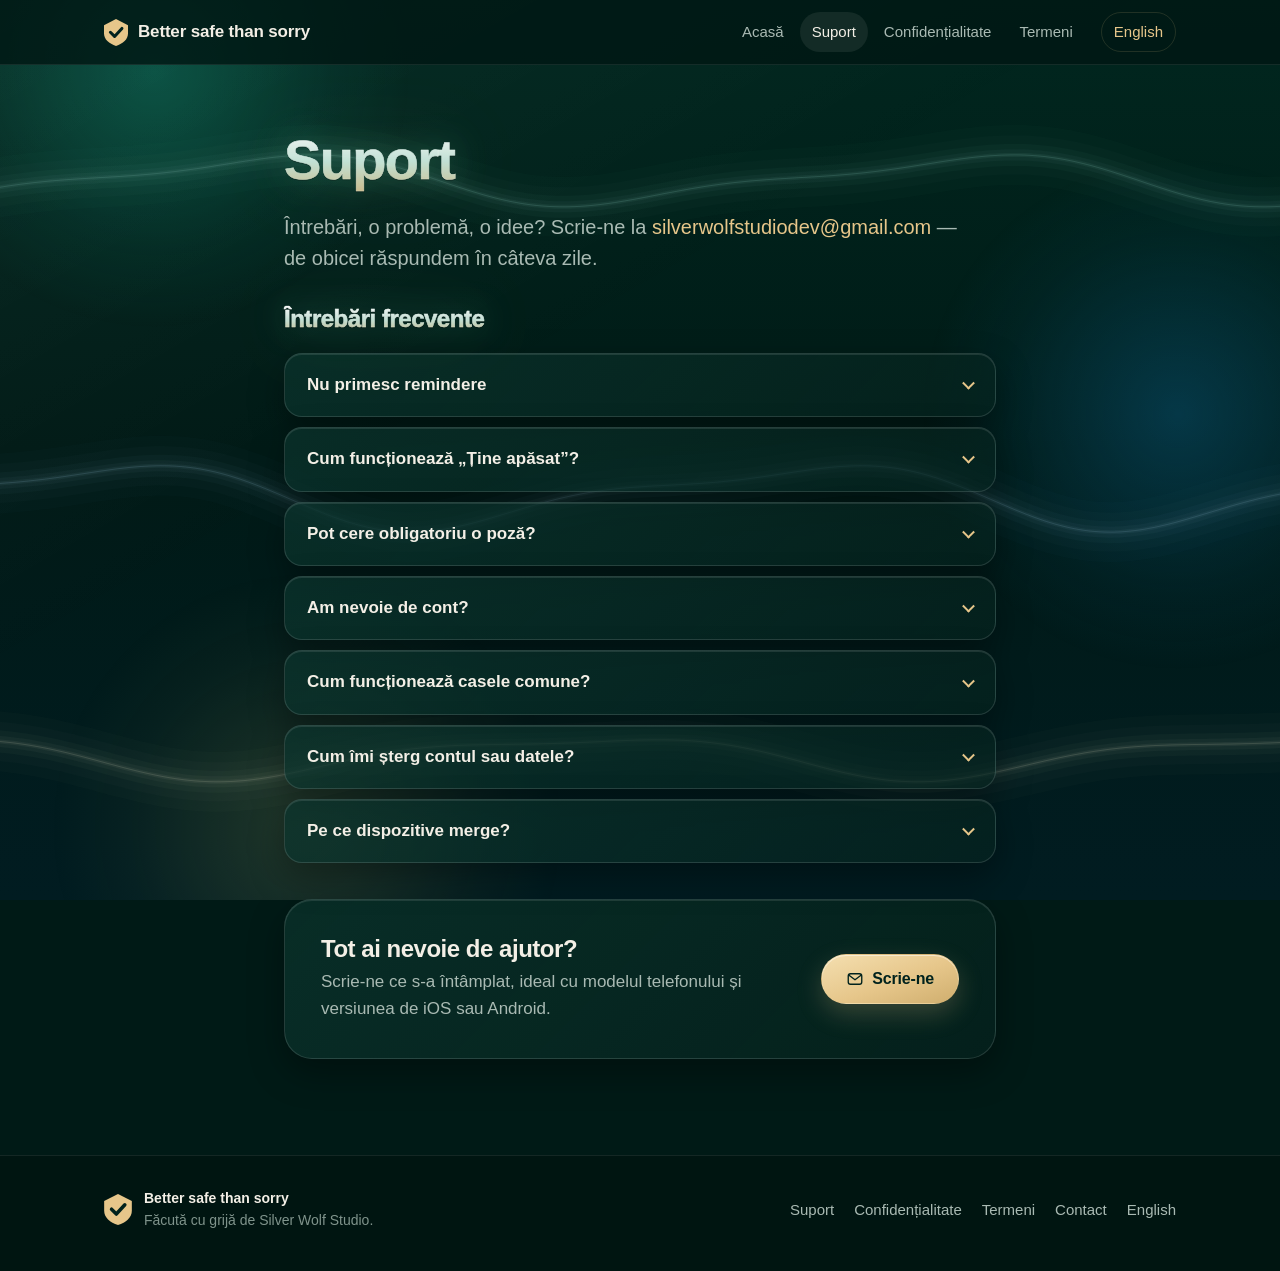
<file: ro/support/index.html>
<!doctype html>
<html lang="ro">
<head>
  <meta charset="utf-8">
  <meta name="viewport" content="width=device-width, initial-scale=1, viewport-fit=cover">
  <title>Suport · Better safe than sorry</title>
  <meta name="description" content="Ajutor pentru Better safe than sorry: remindere, dovada cu poză, case comune, contul și datele tale.">
  <link rel="canonical" href="https://silverwolfstudio.github.io/ro/support/">
  <link rel="alternate" hreflang="en" href="https://silverwolfstudio.github.io/support/">
  <link rel="alternate" hreflang="ro" href="https://silverwolfstudio.github.io/ro/support/">
  <link rel="alternate" hreflang="x-default" href="https://silverwolfstudio.github.io/support/">
  <meta property="og:type" content="website">
  <meta property="og:title" content="Suport · Better safe than sorry">
  <meta property="og:description" content="Ajutor pentru Better safe than sorry: remindere, dovada cu poză, case comune, contul și datele tale.">
  <meta property="og:url" content="https://silverwolfstudio.github.io/ro/support/">
  <meta property="og:image" content="https://silverwolfstudio.github.io/icon.png">
  <meta name="theme-color" content="#001A16">
  <link rel="icon" href="/favicon.svg" type="image/svg+xml">
  <link rel="apple-touch-icon" href="/icon.png">
  <link rel="stylesheet" href="/style.css?v=06a3bb905f">
  
</head>
<body class="page-support">
  <div class="aurora" aria-hidden="true"><div class="glow glow-1"><i></i></div><div class="glow glow-2"><i></i></div><div class="glow glow-3"><i></i></div><div class="ribbon ribbon-1"><svg width="3500" height="150" viewBox="0 0 7000 300" fill="none" stroke-linecap="round"><path d="M0 188.3L10 190.5L20 192.7L30 194.6L40 196.4L50 198.0L60 199.4L70 200.6L80 201.6L90 202.4L100 203.0L110 203.4L120 203.6L130 203.7L140 203.5L150 203.2L160 202.7L170 202.0L180 201.2L190 200.2L200 199.1L210 197.8L220 196.5L230 195.0L240 193.4L250 191.8L260 190.1L270 188.3L280 186.5L290 184.6L300 182.7L310 180.8L320 178.9L330 176.9L340 175.1L350 173.2L360 171.4L370 169.6L380 167.8L390 166.1L400 164.5L410 162.9L420 161.4L430 160.0L440 158.6L450 157.4L460 156.2L470 155.0L480 154.0L490 153.0L500 152.0L510 151.2L520 150.4L530 149.6L540 148.9L550 148.2L560 147.6L570 147.0L580 146.4L590 145.8L600 145.2L610 144.7L620 144.1L630 143.5L640 142.9L650 142.2L660 141.5L670 140.8L680 140.0L690 139.2L700 138.3L710 137.4L720 136.4L730 135.4L740 134.2L750 133.1L760 131.8L770 130.5L780 129.2L790 127.8L800 126.4L810 124.9L820 123.4L830 121.8L840 120.2L850 118.7L860 117.1L870 115.5L880 113.9L890 112.4L900 110.9L910 109.5L920 108.1L930 106.8L940 105.5L950 104.4L960 103.4L970 102.4L980 101.6L990 101.0L1000 100.4L1010 100.1L1020 99.9L1030 99.8L1040 99.9L1050 100.2L1060 100.7L1070 101.4L1080 102.2L1090 103.2L1100 104.5L1110 105.9L1120 107.5L1130 109.2L1140 111.2L1150 113.3L1160 115.6L1170 118.0L1180 120.6L1190 123.3L1200 126.1L1210 129.1L1220 132.1L1230 135.3L1240 138.5L1250 141.8L1260 145.1L1270 148.4L1280 151.8L1290 155.2L1300 158.6L1310 161.9L1320 165.2L1330 168.4L1340 171.6L1350 174.6L1360 177.6L1370 180.5L1380 183.2L1390 185.8L1400 188.3L1410 190.5L1420 192.7L1430 194.6L1440 196.4L1450 198.0L1460 199.4L1470 200.6L1480 201.6L1490 202.4L1500 203.0L1510 203.4L1520 203.6L1530 203.7L1540 203.5L1550 203.2L1560 202.7L1570 202.0L1580 201.2L1590 200.2L1600 199.1L1610 197.8L1620 196.5L1630 195.0L1640 193.4L1650 191.8L1660 190.1L1670 188.3L1680 186.5L1690 184.6L1700 182.7L1710 180.8L1720 178.9L1730 176.9L1740 175.1L1750 173.2L1760 171.4L1770 169.6L1780 167.8L1790 166.1L1800 164.5L1810 162.9L1820 161.4L1830 160.0L1840 158.6L1850 157.4L1860 156.2L1870 155.0L1880 154.0L1890 153.0L1900 152.0L1910 151.2L1920 150.4L1930 149.6L1940 148.9L1950 148.2L1960 147.6L1970 147.0L1980 146.4L1990 145.8L2000 145.2L2010 144.7L2020 144.1L2030 143.5L2040 142.9L2050 142.2L2060 141.5L2070 140.8L2080 140.0L2090 139.2L2100 138.3L2110 137.4L2120 136.4L2130 135.4L2140 134.2L2150 133.1L2160 131.8L2170 130.5L2180 129.2L2190 127.8L2200 126.4L2210 124.9L2220 123.4L2230 121.8L2240 120.2L2250 118.7L2260 117.1L2270 115.5L2280 113.9L2290 112.4L2300 110.9L2310 109.5L2320 108.1L2330 106.8L2340 105.5L2350 104.4L2360 103.4L2370 102.4L2380 101.6L2390 101.0L2400 100.4L2410 100.1L2420 99.9L2430 99.8L2440 99.9L2450 100.2L2460 100.7L2470 101.4L2480 102.2L2490 103.2L2500 104.5L2510 105.9L2520 107.5L2530 109.2L2540 111.2L2550 113.3L2560 115.6L2570 118.0L2580 120.6L2590 123.3L2600 126.1L2610 129.1L2620 132.1L2630 135.3L2640 138.5L2650 141.8L2660 145.1L2670 148.4L2680 151.8L2690 155.2L2700 158.6L2710 161.9L2720 165.2L2730 168.4L2740 171.6L2750 174.6L2760 177.6L2770 180.5L2780 183.2L2790 185.8L2800 188.3L2810 190.5L2820 192.7L2830 194.6L2840 196.4L2850 198.0L2860 199.4L2870 200.6L2880 201.6L2890 202.4L2900 203.0L2910 203.4L2920 203.6L2930 203.7L2940 203.5L2950 203.2L2960 202.7L2970 202.0L2980 201.2L2990 200.2L3000 199.1L3010 197.8L3020 196.5L3030 195.0L3040 193.4L3050 191.8L3060 190.1L3070 188.3L3080 186.5L3090 184.6L3100 182.7L3110 180.8L3120 178.9L3130 176.9L3140 175.1L3150 173.2L3160 171.4L3170 169.6L3180 167.8L3190 166.1L3200 164.5L3210 162.9L3220 161.4L3230 160.0L3240 158.6L3250 157.4L3260 156.2L3270 155.0L3280 154.0L3290 153.0L3300 152.0L3310 151.2L3320 150.4L3330 149.6L3340 148.9L3350 148.2L3360 147.6L3370 147.0L3380 146.4L3390 145.8L3400 145.2L3410 144.7L3420 144.1L3430 143.5L3440 142.9L3450 142.2L3460 141.5L3470 140.8L3480 140.0L3490 139.2L3500 138.3L3510 137.4L3520 136.4L3530 135.4L3540 134.2L3550 133.1L3560 131.8L3570 130.5L3580 129.2L3590 127.8L3600 126.4L3610 124.9L3620 123.4L3630 121.8L3640 120.2L3650 118.7L3660 117.1L3670 115.5L3680 113.9L3690 112.4L3700 110.9L3710 109.5L3720 108.1L3730 106.8L3740 105.5L3750 104.4L3760 103.4L3770 102.4L3780 101.6L3790 101.0L3800 100.4L3810 100.1L3820 99.9L3830 99.8L3840 99.9L3850 100.2L3860 100.7L3870 101.4L3880 102.2L3890 103.2L3900 104.5L3910 105.9L3920 107.5L3930 109.2L3940 111.2L3950 113.3L3960 115.6L3970 118.0L3980 120.6L3990 123.3L4000 126.1L4010 129.1L4020 132.1L4030 135.3L4040 138.5L4050 141.8L4060 145.1L4070 148.4L4080 151.8L4090 155.2L4100 158.6L4110 161.9L4120 165.2L4130 168.4L4140 171.6L4150 174.6L4160 177.6L4170 180.5L4180 183.2L4190 185.8L4200 188.3L4210 190.5L4220 192.7L4230 194.6L4240 196.4L4250 198.0L4260 199.4L4270 200.6L4280 201.6L4290 202.4L4300 203.0L4310 203.4L4320 203.6L4330 203.7L4340 203.5L4350 203.2L4360 202.7L4370 202.0L4380 201.2L4390 200.2L4400 199.1L4410 197.8L4420 196.5L4430 195.0L4440 193.4L4450 191.8L4460 190.1L4470 188.3L4480 186.5L4490 184.6L4500 182.7L4510 180.8L4520 178.9L4530 176.9L4540 175.1L4550 173.2L4560 171.4L4570 169.6L4580 167.8L4590 166.1L4600 164.5L4610 162.9L4620 161.4L4630 160.0L4640 158.6L4650 157.4L4660 156.2L4670 155.0L4680 154.0L4690 153.0L4700 152.0L4710 151.2L4720 150.4L4730 149.6L4740 148.9L4750 148.2L4760 147.6L4770 147.0L4780 146.4L4790 145.8L4800 145.2L4810 144.7L4820 144.1L4830 143.5L4840 142.9L4850 142.2L4860 141.5L4870 140.8L4880 140.0L4890 139.2L4900 138.3L4910 137.4L4920 136.4L4930 135.4L4940 134.2L4950 133.1L4960 131.8L4970 130.5L4980 129.2L4990 127.8L5000 126.4L5010 124.9L5020 123.4L5030 121.8L5040 120.2L5050 118.7L5060 117.1L5070 115.5L5080 113.9L5090 112.4L5100 110.9L5110 109.5L5120 108.1L5130 106.8L5140 105.5L5150 104.4L5160 103.4L5170 102.4L5180 101.6L5190 101.0L5200 100.4L5210 100.1L5220 99.9L5230 99.8L5240 99.9L5250 100.2L5260 100.7L5270 101.4L5280 102.2L5290 103.2L5300 104.5L5310 105.9L5320 107.5L5330 109.2L5340 111.2L5350 113.3L5360 115.6L5370 118.0L5380 120.6L5390 123.3L5400 126.1L5410 129.1L5420 132.1L5430 135.3L5440 138.5L5450 141.8L5460 145.1L5470 148.4L5480 151.8L5490 155.2L5500 158.6L5510 161.9L5520 165.2L5530 168.4L5540 171.6L5550 174.6L5560 177.6L5570 180.5L5580 183.2L5590 185.8L5600 188.3L5610 190.5L5620 192.7L5630 194.6L5640 196.4L5650 198.0L5660 199.4L5670 200.6L5680 201.6L5690 202.4L5700 203.0L5710 203.4L5720 203.6L5730 203.7L5740 203.5L5750 203.2L5760 202.7L5770 202.0L5780 201.2L5790 200.2L5800 199.1L5810 197.8L5820 196.5L5830 195.0L5840 193.4L5850 191.8L5860 190.1L5870 188.3L5880 186.5L5890 184.6L5900 182.7L5910 180.8L5920 178.9L5930 176.9L5940 175.1L5950 173.2L5960 171.4L5970 169.6L5980 167.8L5990 166.1L6000 164.5L6010 162.9L6020 161.4L6030 160.0L6040 158.6L6050 157.4L6060 156.2L6070 155.0L6080 154.0L6090 153.0L6100 152.0L6110 151.2L6120 150.4L6130 149.6L6140 148.9L6150 148.2L6160 147.6L6170 147.0L6180 146.4L6190 145.8L6200 145.2L6210 144.7L6220 144.1L6230 143.5L6240 142.9L6250 142.2L6260 141.5L6270 140.8L6280 140.0L6290 139.2L6300 138.3L6310 137.4L6320 136.4L6330 135.4L6340 134.2L6350 133.1L6360 131.8L6370 130.5L6380 129.2L6390 127.8L6400 126.4L6410 124.9L6420 123.4L6430 121.8L6440 120.2L6450 118.7L6460 117.1L6470 115.5L6480 113.9L6490 112.4L6500 110.9L6510 109.5L6520 108.1L6530 106.8L6540 105.5L6550 104.4L6560 103.4L6570 102.4L6580 101.6L6590 101.0L6600 100.4L6610 100.1L6620 99.9L6630 99.8L6640 99.9L6650 100.2L6660 100.7L6670 101.4L6680 102.2L6690 103.2L6700 104.5L6710 105.9L6720 107.5L6730 109.2L6740 111.2L6750 113.3L6760 115.6L6770 118.0L6780 120.6L6790 123.3L6800 126.1L6810 129.1L6820 132.1L6830 135.3L6840 138.5L6850 141.8L6860 145.1L6870 148.4L6880 151.8L6890 155.2L6900 158.6L6910 161.9L6920 165.2L6930 168.4L6940 171.6L6950 174.6L6960 177.6L6970 180.5L6980 183.2L6990 185.8L7000 188.3" stroke="#79b6a9" stroke-opacity="0.018" stroke-width="120"/><path d="M0 188.3L10 190.5L20 192.7L30 194.6L40 196.4L50 198.0L60 199.4L70 200.6L80 201.6L90 202.4L100 203.0L110 203.4L120 203.6L130 203.7L140 203.5L150 203.2L160 202.7L170 202.0L180 201.2L190 200.2L200 199.1L210 197.8L220 196.5L230 195.0L240 193.4L250 191.8L260 190.1L270 188.3L280 186.5L290 184.6L300 182.7L310 180.8L320 178.9L330 176.9L340 175.1L350 173.2L360 171.4L370 169.6L380 167.8L390 166.1L400 164.5L410 162.9L420 161.4L430 160.0L440 158.6L450 157.4L460 156.2L470 155.0L480 154.0L490 153.0L500 152.0L510 151.2L520 150.4L530 149.6L540 148.9L550 148.2L560 147.6L570 147.0L580 146.4L590 145.8L600 145.2L610 144.7L620 144.1L630 143.5L640 142.9L650 142.2L660 141.5L670 140.8L680 140.0L690 139.2L700 138.3L710 137.4L720 136.4L730 135.4L740 134.2L750 133.1L760 131.8L770 130.5L780 129.2L790 127.8L800 126.4L810 124.9L820 123.4L830 121.8L840 120.2L850 118.7L860 117.1L870 115.5L880 113.9L890 112.4L900 110.9L910 109.5L920 108.1L930 106.8L940 105.5L950 104.4L960 103.4L970 102.4L980 101.6L990 101.0L1000 100.4L1010 100.1L1020 99.9L1030 99.8L1040 99.9L1050 100.2L1060 100.7L1070 101.4L1080 102.2L1090 103.2L1100 104.5L1110 105.9L1120 107.5L1130 109.2L1140 111.2L1150 113.3L1160 115.6L1170 118.0L1180 120.6L1190 123.3L1200 126.1L1210 129.1L1220 132.1L1230 135.3L1240 138.5L1250 141.8L1260 145.1L1270 148.4L1280 151.8L1290 155.2L1300 158.6L1310 161.9L1320 165.2L1330 168.4L1340 171.6L1350 174.6L1360 177.6L1370 180.5L1380 183.2L1390 185.8L1400 188.3L1410 190.5L1420 192.7L1430 194.6L1440 196.4L1450 198.0L1460 199.4L1470 200.6L1480 201.6L1490 202.4L1500 203.0L1510 203.4L1520 203.6L1530 203.7L1540 203.5L1550 203.2L1560 202.7L1570 202.0L1580 201.2L1590 200.2L1600 199.1L1610 197.8L1620 196.5L1630 195.0L1640 193.4L1650 191.8L1660 190.1L1670 188.3L1680 186.5L1690 184.6L1700 182.7L1710 180.8L1720 178.9L1730 176.9L1740 175.1L1750 173.2L1760 171.4L1770 169.6L1780 167.8L1790 166.1L1800 164.5L1810 162.9L1820 161.4L1830 160.0L1840 158.6L1850 157.4L1860 156.2L1870 155.0L1880 154.0L1890 153.0L1900 152.0L1910 151.2L1920 150.4L1930 149.6L1940 148.9L1950 148.2L1960 147.6L1970 147.0L1980 146.4L1990 145.8L2000 145.2L2010 144.7L2020 144.1L2030 143.5L2040 142.9L2050 142.2L2060 141.5L2070 140.8L2080 140.0L2090 139.2L2100 138.3L2110 137.4L2120 136.4L2130 135.4L2140 134.2L2150 133.1L2160 131.8L2170 130.5L2180 129.2L2190 127.8L2200 126.4L2210 124.9L2220 123.4L2230 121.8L2240 120.2L2250 118.7L2260 117.1L2270 115.5L2280 113.9L2290 112.4L2300 110.9L2310 109.5L2320 108.1L2330 106.8L2340 105.5L2350 104.4L2360 103.4L2370 102.4L2380 101.6L2390 101.0L2400 100.4L2410 100.1L2420 99.9L2430 99.8L2440 99.9L2450 100.2L2460 100.7L2470 101.4L2480 102.2L2490 103.2L2500 104.5L2510 105.9L2520 107.5L2530 109.2L2540 111.2L2550 113.3L2560 115.6L2570 118.0L2580 120.6L2590 123.3L2600 126.1L2610 129.1L2620 132.1L2630 135.3L2640 138.5L2650 141.8L2660 145.1L2670 148.4L2680 151.8L2690 155.2L2700 158.6L2710 161.9L2720 165.2L2730 168.4L2740 171.6L2750 174.6L2760 177.6L2770 180.5L2780 183.2L2790 185.8L2800 188.3L2810 190.5L2820 192.7L2830 194.6L2840 196.4L2850 198.0L2860 199.4L2870 200.6L2880 201.6L2890 202.4L2900 203.0L2910 203.4L2920 203.6L2930 203.7L2940 203.5L2950 203.2L2960 202.7L2970 202.0L2980 201.2L2990 200.2L3000 199.1L3010 197.8L3020 196.5L3030 195.0L3040 193.4L3050 191.8L3060 190.1L3070 188.3L3080 186.5L3090 184.6L3100 182.7L3110 180.8L3120 178.9L3130 176.9L3140 175.1L3150 173.2L3160 171.4L3170 169.6L3180 167.8L3190 166.1L3200 164.5L3210 162.9L3220 161.4L3230 160.0L3240 158.6L3250 157.4L3260 156.2L3270 155.0L3280 154.0L3290 153.0L3300 152.0L3310 151.2L3320 150.4L3330 149.6L3340 148.9L3350 148.2L3360 147.6L3370 147.0L3380 146.4L3390 145.8L3400 145.2L3410 144.7L3420 144.1L3430 143.5L3440 142.9L3450 142.2L3460 141.5L3470 140.8L3480 140.0L3490 139.2L3500 138.3L3510 137.4L3520 136.4L3530 135.4L3540 134.2L3550 133.1L3560 131.8L3570 130.5L3580 129.2L3590 127.8L3600 126.4L3610 124.9L3620 123.4L3630 121.8L3640 120.2L3650 118.7L3660 117.1L3670 115.5L3680 113.9L3690 112.4L3700 110.9L3710 109.5L3720 108.1L3730 106.8L3740 105.5L3750 104.4L3760 103.4L3770 102.4L3780 101.6L3790 101.0L3800 100.4L3810 100.1L3820 99.9L3830 99.8L3840 99.9L3850 100.2L3860 100.7L3870 101.4L3880 102.2L3890 103.2L3900 104.5L3910 105.9L3920 107.5L3930 109.2L3940 111.2L3950 113.3L3960 115.6L3970 118.0L3980 120.6L3990 123.3L4000 126.1L4010 129.1L4020 132.1L4030 135.3L4040 138.5L4050 141.8L4060 145.1L4070 148.4L4080 151.8L4090 155.2L4100 158.6L4110 161.9L4120 165.2L4130 168.4L4140 171.6L4150 174.6L4160 177.6L4170 180.5L4180 183.2L4190 185.8L4200 188.3L4210 190.5L4220 192.7L4230 194.6L4240 196.4L4250 198.0L4260 199.4L4270 200.6L4280 201.6L4290 202.4L4300 203.0L4310 203.4L4320 203.6L4330 203.7L4340 203.5L4350 203.2L4360 202.7L4370 202.0L4380 201.2L4390 200.2L4400 199.1L4410 197.8L4420 196.5L4430 195.0L4440 193.4L4450 191.8L4460 190.1L4470 188.3L4480 186.5L4490 184.6L4500 182.7L4510 180.8L4520 178.9L4530 176.9L4540 175.1L4550 173.2L4560 171.4L4570 169.6L4580 167.8L4590 166.1L4600 164.5L4610 162.9L4620 161.4L4630 160.0L4640 158.6L4650 157.4L4660 156.2L4670 155.0L4680 154.0L4690 153.0L4700 152.0L4710 151.2L4720 150.4L4730 149.6L4740 148.9L4750 148.2L4760 147.6L4770 147.0L4780 146.4L4790 145.8L4800 145.2L4810 144.7L4820 144.1L4830 143.5L4840 142.9L4850 142.2L4860 141.5L4870 140.8L4880 140.0L4890 139.2L4900 138.3L4910 137.4L4920 136.4L4930 135.4L4940 134.2L4950 133.1L4960 131.8L4970 130.5L4980 129.2L4990 127.8L5000 126.4L5010 124.9L5020 123.4L5030 121.8L5040 120.2L5050 118.7L5060 117.1L5070 115.5L5080 113.9L5090 112.4L5100 110.9L5110 109.5L5120 108.1L5130 106.8L5140 105.5L5150 104.4L5160 103.4L5170 102.4L5180 101.6L5190 101.0L5200 100.4L5210 100.1L5220 99.9L5230 99.8L5240 99.9L5250 100.2L5260 100.7L5270 101.4L5280 102.2L5290 103.2L5300 104.5L5310 105.9L5320 107.5L5330 109.2L5340 111.2L5350 113.3L5360 115.6L5370 118.0L5380 120.6L5390 123.3L5400 126.1L5410 129.1L5420 132.1L5430 135.3L5440 138.5L5450 141.8L5460 145.1L5470 148.4L5480 151.8L5490 155.2L5500 158.6L5510 161.9L5520 165.2L5530 168.4L5540 171.6L5550 174.6L5560 177.6L5570 180.5L5580 183.2L5590 185.8L5600 188.3L5610 190.5L5620 192.7L5630 194.6L5640 196.4L5650 198.0L5660 199.4L5670 200.6L5680 201.6L5690 202.4L5700 203.0L5710 203.4L5720 203.6L5730 203.7L5740 203.5L5750 203.2L5760 202.7L5770 202.0L5780 201.2L5790 200.2L5800 199.1L5810 197.8L5820 196.5L5830 195.0L5840 193.4L5850 191.8L5860 190.1L5870 188.3L5880 186.5L5890 184.6L5900 182.7L5910 180.8L5920 178.9L5930 176.9L5940 175.1L5950 173.2L5960 171.4L5970 169.6L5980 167.8L5990 166.1L6000 164.5L6010 162.9L6020 161.4L6030 160.0L6040 158.6L6050 157.4L6060 156.2L6070 155.0L6080 154.0L6090 153.0L6100 152.0L6110 151.2L6120 150.4L6130 149.6L6140 148.9L6150 148.2L6160 147.6L6170 147.0L6180 146.4L6190 145.8L6200 145.2L6210 144.7L6220 144.1L6230 143.5L6240 142.9L6250 142.2L6260 141.5L6270 140.8L6280 140.0L6290 139.2L6300 138.3L6310 137.4L6320 136.4L6330 135.4L6340 134.2L6350 133.1L6360 131.8L6370 130.5L6380 129.2L6390 127.8L6400 126.4L6410 124.9L6420 123.4L6430 121.8L6440 120.2L6450 118.7L6460 117.1L6470 115.5L6480 113.9L6490 112.4L6500 110.9L6510 109.5L6520 108.1L6530 106.8L6540 105.5L6550 104.4L6560 103.4L6570 102.4L6580 101.6L6590 101.0L6600 100.4L6610 100.1L6620 99.9L6630 99.8L6640 99.9L6650 100.2L6660 100.7L6670 101.4L6680 102.2L6690 103.2L6700 104.5L6710 105.9L6720 107.5L6730 109.2L6740 111.2L6750 113.3L6760 115.6L6770 118.0L6780 120.6L6790 123.3L6800 126.1L6810 129.1L6820 132.1L6830 135.3L6840 138.5L6850 141.8L6860 145.1L6870 148.4L6880 151.8L6890 155.2L6900 158.6L6910 161.9L6920 165.2L6930 168.4L6940 171.6L6950 174.6L6960 177.6L6970 180.5L6980 183.2L6990 185.8L7000 188.3" stroke="#79b6a9" stroke-opacity="0.025" stroke-width="78"/><path d="M0 188.3L10 190.5L20 192.7L30 194.6L40 196.4L50 198.0L60 199.4L70 200.6L80 201.6L90 202.4L100 203.0L110 203.4L120 203.6L130 203.7L140 203.5L150 203.2L160 202.7L170 202.0L180 201.2L190 200.2L200 199.1L210 197.8L220 196.5L230 195.0L240 193.4L250 191.8L260 190.1L270 188.3L280 186.5L290 184.6L300 182.7L310 180.8L320 178.9L330 176.9L340 175.1L350 173.2L360 171.4L370 169.6L380 167.8L390 166.1L400 164.5L410 162.9L420 161.4L430 160.0L440 158.6L450 157.4L460 156.2L470 155.0L480 154.0L490 153.0L500 152.0L510 151.2L520 150.4L530 149.6L540 148.9L550 148.2L560 147.6L570 147.0L580 146.4L590 145.8L600 145.2L610 144.7L620 144.1L630 143.5L640 142.9L650 142.2L660 141.5L670 140.8L680 140.0L690 139.2L700 138.3L710 137.4L720 136.4L730 135.4L740 134.2L750 133.1L760 131.8L770 130.5L780 129.2L790 127.8L800 126.4L810 124.9L820 123.4L830 121.8L840 120.2L850 118.7L860 117.1L870 115.5L880 113.9L890 112.4L900 110.9L910 109.5L920 108.1L930 106.8L940 105.5L950 104.4L960 103.4L970 102.4L980 101.6L990 101.0L1000 100.4L1010 100.1L1020 99.9L1030 99.8L1040 99.9L1050 100.2L1060 100.7L1070 101.4L1080 102.2L1090 103.2L1100 104.5L1110 105.9L1120 107.5L1130 109.2L1140 111.2L1150 113.3L1160 115.6L1170 118.0L1180 120.6L1190 123.3L1200 126.1L1210 129.1L1220 132.1L1230 135.3L1240 138.5L1250 141.8L1260 145.1L1270 148.4L1280 151.8L1290 155.2L1300 158.6L1310 161.9L1320 165.2L1330 168.4L1340 171.6L1350 174.6L1360 177.6L1370 180.5L1380 183.2L1390 185.8L1400 188.3L1410 190.5L1420 192.7L1430 194.6L1440 196.4L1450 198.0L1460 199.4L1470 200.6L1480 201.6L1490 202.4L1500 203.0L1510 203.4L1520 203.6L1530 203.7L1540 203.5L1550 203.2L1560 202.7L1570 202.0L1580 201.2L1590 200.2L1600 199.1L1610 197.8L1620 196.5L1630 195.0L1640 193.4L1650 191.8L1660 190.1L1670 188.3L1680 186.5L1690 184.6L1700 182.7L1710 180.8L1720 178.9L1730 176.9L1740 175.1L1750 173.2L1760 171.4L1770 169.6L1780 167.8L1790 166.1L1800 164.5L1810 162.9L1820 161.4L1830 160.0L1840 158.6L1850 157.4L1860 156.2L1870 155.0L1880 154.0L1890 153.0L1900 152.0L1910 151.2L1920 150.4L1930 149.6L1940 148.9L1950 148.2L1960 147.6L1970 147.0L1980 146.4L1990 145.8L2000 145.2L2010 144.7L2020 144.1L2030 143.5L2040 142.9L2050 142.2L2060 141.5L2070 140.8L2080 140.0L2090 139.2L2100 138.3L2110 137.4L2120 136.4L2130 135.4L2140 134.2L2150 133.1L2160 131.8L2170 130.5L2180 129.2L2190 127.8L2200 126.4L2210 124.9L2220 123.4L2230 121.8L2240 120.2L2250 118.7L2260 117.1L2270 115.5L2280 113.9L2290 112.4L2300 110.9L2310 109.5L2320 108.1L2330 106.8L2340 105.5L2350 104.4L2360 103.4L2370 102.4L2380 101.6L2390 101.0L2400 100.4L2410 100.1L2420 99.9L2430 99.8L2440 99.9L2450 100.2L2460 100.7L2470 101.4L2480 102.2L2490 103.2L2500 104.5L2510 105.9L2520 107.5L2530 109.2L2540 111.2L2550 113.3L2560 115.6L2570 118.0L2580 120.6L2590 123.3L2600 126.1L2610 129.1L2620 132.1L2630 135.3L2640 138.5L2650 141.8L2660 145.1L2670 148.4L2680 151.8L2690 155.2L2700 158.6L2710 161.9L2720 165.2L2730 168.4L2740 171.6L2750 174.6L2760 177.6L2770 180.5L2780 183.2L2790 185.8L2800 188.3L2810 190.5L2820 192.7L2830 194.6L2840 196.4L2850 198.0L2860 199.4L2870 200.6L2880 201.6L2890 202.4L2900 203.0L2910 203.4L2920 203.6L2930 203.7L2940 203.5L2950 203.2L2960 202.7L2970 202.0L2980 201.2L2990 200.2L3000 199.1L3010 197.8L3020 196.5L3030 195.0L3040 193.4L3050 191.8L3060 190.1L3070 188.3L3080 186.5L3090 184.6L3100 182.7L3110 180.8L3120 178.9L3130 176.9L3140 175.1L3150 173.2L3160 171.4L3170 169.6L3180 167.8L3190 166.1L3200 164.5L3210 162.9L3220 161.4L3230 160.0L3240 158.6L3250 157.4L3260 156.2L3270 155.0L3280 154.0L3290 153.0L3300 152.0L3310 151.2L3320 150.4L3330 149.6L3340 148.9L3350 148.2L3360 147.6L3370 147.0L3380 146.4L3390 145.8L3400 145.2L3410 144.7L3420 144.1L3430 143.5L3440 142.9L3450 142.2L3460 141.5L3470 140.8L3480 140.0L3490 139.2L3500 138.3L3510 137.4L3520 136.4L3530 135.4L3540 134.2L3550 133.1L3560 131.8L3570 130.5L3580 129.2L3590 127.8L3600 126.4L3610 124.9L3620 123.4L3630 121.8L3640 120.2L3650 118.7L3660 117.1L3670 115.5L3680 113.9L3690 112.4L3700 110.9L3710 109.5L3720 108.1L3730 106.8L3740 105.5L3750 104.4L3760 103.4L3770 102.4L3780 101.6L3790 101.0L3800 100.4L3810 100.1L3820 99.9L3830 99.8L3840 99.9L3850 100.2L3860 100.7L3870 101.4L3880 102.2L3890 103.2L3900 104.5L3910 105.9L3920 107.5L3930 109.2L3940 111.2L3950 113.3L3960 115.6L3970 118.0L3980 120.6L3990 123.3L4000 126.1L4010 129.1L4020 132.1L4030 135.3L4040 138.5L4050 141.8L4060 145.1L4070 148.4L4080 151.8L4090 155.2L4100 158.6L4110 161.9L4120 165.2L4130 168.4L4140 171.6L4150 174.6L4160 177.6L4170 180.5L4180 183.2L4190 185.8L4200 188.3L4210 190.5L4220 192.7L4230 194.6L4240 196.4L4250 198.0L4260 199.4L4270 200.6L4280 201.6L4290 202.4L4300 203.0L4310 203.4L4320 203.6L4330 203.7L4340 203.5L4350 203.2L4360 202.7L4370 202.0L4380 201.2L4390 200.2L4400 199.1L4410 197.8L4420 196.5L4430 195.0L4440 193.4L4450 191.8L4460 190.1L4470 188.3L4480 186.5L4490 184.6L4500 182.7L4510 180.8L4520 178.9L4530 176.9L4540 175.1L4550 173.2L4560 171.4L4570 169.6L4580 167.8L4590 166.1L4600 164.5L4610 162.9L4620 161.4L4630 160.0L4640 158.6L4650 157.4L4660 156.2L4670 155.0L4680 154.0L4690 153.0L4700 152.0L4710 151.2L4720 150.4L4730 149.6L4740 148.9L4750 148.2L4760 147.6L4770 147.0L4780 146.4L4790 145.8L4800 145.2L4810 144.7L4820 144.1L4830 143.5L4840 142.9L4850 142.2L4860 141.5L4870 140.8L4880 140.0L4890 139.2L4900 138.3L4910 137.4L4920 136.4L4930 135.4L4940 134.2L4950 133.1L4960 131.8L4970 130.5L4980 129.2L4990 127.8L5000 126.4L5010 124.9L5020 123.4L5030 121.8L5040 120.2L5050 118.7L5060 117.1L5070 115.5L5080 113.9L5090 112.4L5100 110.9L5110 109.5L5120 108.1L5130 106.8L5140 105.5L5150 104.4L5160 103.4L5170 102.4L5180 101.6L5190 101.0L5200 100.4L5210 100.1L5220 99.9L5230 99.8L5240 99.9L5250 100.2L5260 100.7L5270 101.4L5280 102.2L5290 103.2L5300 104.5L5310 105.9L5320 107.5L5330 109.2L5340 111.2L5350 113.3L5360 115.6L5370 118.0L5380 120.6L5390 123.3L5400 126.1L5410 129.1L5420 132.1L5430 135.3L5440 138.5L5450 141.8L5460 145.1L5470 148.4L5480 151.8L5490 155.2L5500 158.6L5510 161.9L5520 165.2L5530 168.4L5540 171.6L5550 174.6L5560 177.6L5570 180.5L5580 183.2L5590 185.8L5600 188.3L5610 190.5L5620 192.7L5630 194.6L5640 196.4L5650 198.0L5660 199.4L5670 200.6L5680 201.6L5690 202.4L5700 203.0L5710 203.4L5720 203.6L5730 203.7L5740 203.5L5750 203.2L5760 202.7L5770 202.0L5780 201.2L5790 200.2L5800 199.1L5810 197.8L5820 196.5L5830 195.0L5840 193.4L5850 191.8L5860 190.1L5870 188.3L5880 186.5L5890 184.6L5900 182.7L5910 180.8L5920 178.9L5930 176.9L5940 175.1L5950 173.2L5960 171.4L5970 169.6L5980 167.8L5990 166.1L6000 164.5L6010 162.9L6020 161.4L6030 160.0L6040 158.6L6050 157.4L6060 156.2L6070 155.0L6080 154.0L6090 153.0L6100 152.0L6110 151.2L6120 150.4L6130 149.6L6140 148.9L6150 148.2L6160 147.6L6170 147.0L6180 146.4L6190 145.8L6200 145.2L6210 144.7L6220 144.1L6230 143.5L6240 142.9L6250 142.2L6260 141.5L6270 140.8L6280 140.0L6290 139.2L6300 138.3L6310 137.4L6320 136.4L6330 135.4L6340 134.2L6350 133.1L6360 131.8L6370 130.5L6380 129.2L6390 127.8L6400 126.4L6410 124.9L6420 123.4L6430 121.8L6440 120.2L6450 118.7L6460 117.1L6470 115.5L6480 113.9L6490 112.4L6500 110.9L6510 109.5L6520 108.1L6530 106.8L6540 105.5L6550 104.4L6560 103.4L6570 102.4L6580 101.6L6590 101.0L6600 100.4L6610 100.1L6620 99.9L6630 99.8L6640 99.9L6650 100.2L6660 100.7L6670 101.4L6680 102.2L6690 103.2L6700 104.5L6710 105.9L6720 107.5L6730 109.2L6740 111.2L6750 113.3L6760 115.6L6770 118.0L6780 120.6L6790 123.3L6800 126.1L6810 129.1L6820 132.1L6830 135.3L6840 138.5L6850 141.8L6860 145.1L6870 148.4L6880 151.8L6890 155.2L6900 158.6L6910 161.9L6920 165.2L6930 168.4L6940 171.6L6950 174.6L6960 177.6L6970 180.5L6980 183.2L6990 185.8L7000 188.3" stroke="#79b6a9" stroke-opacity="0.035" stroke-width="44"/><path d="M0 188.3L10 190.5L20 192.7L30 194.6L40 196.4L50 198.0L60 199.4L70 200.6L80 201.6L90 202.4L100 203.0L110 203.4L120 203.6L130 203.7L140 203.5L150 203.2L160 202.7L170 202.0L180 201.2L190 200.2L200 199.1L210 197.8L220 196.5L230 195.0L240 193.4L250 191.8L260 190.1L270 188.3L280 186.5L290 184.6L300 182.7L310 180.8L320 178.9L330 176.9L340 175.1L350 173.2L360 171.4L370 169.6L380 167.8L390 166.1L400 164.5L410 162.9L420 161.4L430 160.0L440 158.6L450 157.4L460 156.2L470 155.0L480 154.0L490 153.0L500 152.0L510 151.2L520 150.4L530 149.6L540 148.9L550 148.2L560 147.6L570 147.0L580 146.4L590 145.8L600 145.2L610 144.7L620 144.1L630 143.5L640 142.9L650 142.2L660 141.5L670 140.8L680 140.0L690 139.2L700 138.3L710 137.4L720 136.4L730 135.4L740 134.2L750 133.1L760 131.8L770 130.5L780 129.2L790 127.8L800 126.4L810 124.9L820 123.4L830 121.8L840 120.2L850 118.7L860 117.1L870 115.5L880 113.9L890 112.4L900 110.9L910 109.5L920 108.1L930 106.8L940 105.5L950 104.4L960 103.4L970 102.4L980 101.6L990 101.0L1000 100.4L1010 100.1L1020 99.9L1030 99.8L1040 99.9L1050 100.2L1060 100.7L1070 101.4L1080 102.2L1090 103.2L1100 104.5L1110 105.9L1120 107.5L1130 109.2L1140 111.2L1150 113.3L1160 115.6L1170 118.0L1180 120.6L1190 123.3L1200 126.1L1210 129.1L1220 132.1L1230 135.3L1240 138.5L1250 141.8L1260 145.1L1270 148.4L1280 151.8L1290 155.2L1300 158.6L1310 161.9L1320 165.2L1330 168.4L1340 171.6L1350 174.6L1360 177.6L1370 180.5L1380 183.2L1390 185.8L1400 188.3L1410 190.5L1420 192.7L1430 194.6L1440 196.4L1450 198.0L1460 199.4L1470 200.6L1480 201.6L1490 202.4L1500 203.0L1510 203.4L1520 203.6L1530 203.7L1540 203.5L1550 203.2L1560 202.7L1570 202.0L1580 201.2L1590 200.2L1600 199.1L1610 197.8L1620 196.5L1630 195.0L1640 193.4L1650 191.8L1660 190.1L1670 188.3L1680 186.5L1690 184.6L1700 182.7L1710 180.8L1720 178.9L1730 176.9L1740 175.1L1750 173.2L1760 171.4L1770 169.6L1780 167.8L1790 166.1L1800 164.5L1810 162.9L1820 161.4L1830 160.0L1840 158.6L1850 157.4L1860 156.2L1870 155.0L1880 154.0L1890 153.0L1900 152.0L1910 151.2L1920 150.4L1930 149.6L1940 148.9L1950 148.2L1960 147.6L1970 147.0L1980 146.4L1990 145.8L2000 145.2L2010 144.7L2020 144.1L2030 143.5L2040 142.9L2050 142.2L2060 141.5L2070 140.8L2080 140.0L2090 139.2L2100 138.3L2110 137.4L2120 136.4L2130 135.4L2140 134.2L2150 133.1L2160 131.8L2170 130.5L2180 129.2L2190 127.8L2200 126.4L2210 124.9L2220 123.4L2230 121.8L2240 120.2L2250 118.7L2260 117.1L2270 115.5L2280 113.9L2290 112.4L2300 110.9L2310 109.5L2320 108.1L2330 106.8L2340 105.5L2350 104.4L2360 103.4L2370 102.4L2380 101.6L2390 101.0L2400 100.4L2410 100.1L2420 99.9L2430 99.8L2440 99.9L2450 100.2L2460 100.7L2470 101.4L2480 102.2L2490 103.2L2500 104.5L2510 105.9L2520 107.5L2530 109.2L2540 111.2L2550 113.3L2560 115.6L2570 118.0L2580 120.6L2590 123.3L2600 126.1L2610 129.1L2620 132.1L2630 135.3L2640 138.5L2650 141.8L2660 145.1L2670 148.4L2680 151.8L2690 155.2L2700 158.6L2710 161.9L2720 165.2L2730 168.4L2740 171.6L2750 174.6L2760 177.6L2770 180.5L2780 183.2L2790 185.8L2800 188.3L2810 190.5L2820 192.7L2830 194.6L2840 196.4L2850 198.0L2860 199.4L2870 200.6L2880 201.6L2890 202.4L2900 203.0L2910 203.4L2920 203.6L2930 203.7L2940 203.5L2950 203.2L2960 202.7L2970 202.0L2980 201.2L2990 200.2L3000 199.1L3010 197.8L3020 196.5L3030 195.0L3040 193.4L3050 191.8L3060 190.1L3070 188.3L3080 186.5L3090 184.6L3100 182.7L3110 180.8L3120 178.9L3130 176.9L3140 175.1L3150 173.2L3160 171.4L3170 169.6L3180 167.8L3190 166.1L3200 164.5L3210 162.9L3220 161.4L3230 160.0L3240 158.6L3250 157.4L3260 156.2L3270 155.0L3280 154.0L3290 153.0L3300 152.0L3310 151.2L3320 150.4L3330 149.6L3340 148.9L3350 148.2L3360 147.6L3370 147.0L3380 146.4L3390 145.8L3400 145.2L3410 144.7L3420 144.1L3430 143.5L3440 142.9L3450 142.2L3460 141.5L3470 140.8L3480 140.0L3490 139.2L3500 138.3L3510 137.4L3520 136.4L3530 135.4L3540 134.2L3550 133.1L3560 131.8L3570 130.5L3580 129.2L3590 127.8L3600 126.4L3610 124.9L3620 123.4L3630 121.8L3640 120.2L3650 118.7L3660 117.1L3670 115.5L3680 113.9L3690 112.4L3700 110.9L3710 109.5L3720 108.1L3730 106.8L3740 105.5L3750 104.4L3760 103.4L3770 102.4L3780 101.6L3790 101.0L3800 100.4L3810 100.1L3820 99.9L3830 99.8L3840 99.9L3850 100.2L3860 100.7L3870 101.4L3880 102.2L3890 103.2L3900 104.5L3910 105.9L3920 107.5L3930 109.2L3940 111.2L3950 113.3L3960 115.6L3970 118.0L3980 120.6L3990 123.3L4000 126.1L4010 129.1L4020 132.1L4030 135.3L4040 138.5L4050 141.8L4060 145.1L4070 148.4L4080 151.8L4090 155.2L4100 158.6L4110 161.9L4120 165.2L4130 168.4L4140 171.6L4150 174.6L4160 177.6L4170 180.5L4180 183.2L4190 185.8L4200 188.3L4210 190.5L4220 192.7L4230 194.6L4240 196.4L4250 198.0L4260 199.4L4270 200.6L4280 201.6L4290 202.4L4300 203.0L4310 203.4L4320 203.6L4330 203.7L4340 203.5L4350 203.2L4360 202.7L4370 202.0L4380 201.2L4390 200.2L4400 199.1L4410 197.8L4420 196.5L4430 195.0L4440 193.4L4450 191.8L4460 190.1L4470 188.3L4480 186.5L4490 184.6L4500 182.7L4510 180.8L4520 178.9L4530 176.9L4540 175.1L4550 173.2L4560 171.4L4570 169.6L4580 167.8L4590 166.1L4600 164.5L4610 162.9L4620 161.4L4630 160.0L4640 158.6L4650 157.4L4660 156.2L4670 155.0L4680 154.0L4690 153.0L4700 152.0L4710 151.2L4720 150.4L4730 149.6L4740 148.9L4750 148.2L4760 147.6L4770 147.0L4780 146.4L4790 145.8L4800 145.2L4810 144.7L4820 144.1L4830 143.5L4840 142.9L4850 142.2L4860 141.5L4870 140.8L4880 140.0L4890 139.2L4900 138.3L4910 137.4L4920 136.4L4930 135.4L4940 134.2L4950 133.1L4960 131.8L4970 130.5L4980 129.2L4990 127.8L5000 126.4L5010 124.9L5020 123.4L5030 121.8L5040 120.2L5050 118.7L5060 117.1L5070 115.5L5080 113.9L5090 112.4L5100 110.9L5110 109.5L5120 108.1L5130 106.8L5140 105.5L5150 104.4L5160 103.4L5170 102.4L5180 101.6L5190 101.0L5200 100.4L5210 100.1L5220 99.9L5230 99.8L5240 99.9L5250 100.2L5260 100.7L5270 101.4L5280 102.2L5290 103.2L5300 104.5L5310 105.9L5320 107.5L5330 109.2L5340 111.2L5350 113.3L5360 115.6L5370 118.0L5380 120.6L5390 123.3L5400 126.1L5410 129.1L5420 132.1L5430 135.3L5440 138.5L5450 141.8L5460 145.1L5470 148.4L5480 151.8L5490 155.2L5500 158.6L5510 161.9L5520 165.2L5530 168.4L5540 171.6L5550 174.6L5560 177.6L5570 180.5L5580 183.2L5590 185.8L5600 188.3L5610 190.5L5620 192.7L5630 194.6L5640 196.4L5650 198.0L5660 199.4L5670 200.6L5680 201.6L5690 202.4L5700 203.0L5710 203.4L5720 203.6L5730 203.7L5740 203.5L5750 203.2L5760 202.7L5770 202.0L5780 201.2L5790 200.2L5800 199.1L5810 197.8L5820 196.5L5830 195.0L5840 193.4L5850 191.8L5860 190.1L5870 188.3L5880 186.5L5890 184.6L5900 182.7L5910 180.8L5920 178.9L5930 176.9L5940 175.1L5950 173.2L5960 171.4L5970 169.6L5980 167.8L5990 166.1L6000 164.5L6010 162.9L6020 161.4L6030 160.0L6040 158.6L6050 157.4L6060 156.2L6070 155.0L6080 154.0L6090 153.0L6100 152.0L6110 151.2L6120 150.4L6130 149.6L6140 148.9L6150 148.2L6160 147.6L6170 147.0L6180 146.4L6190 145.8L6200 145.2L6210 144.7L6220 144.1L6230 143.5L6240 142.9L6250 142.2L6260 141.5L6270 140.8L6280 140.0L6290 139.2L6300 138.3L6310 137.4L6320 136.4L6330 135.4L6340 134.2L6350 133.1L6360 131.8L6370 130.5L6380 129.2L6390 127.8L6400 126.4L6410 124.9L6420 123.4L6430 121.8L6440 120.2L6450 118.7L6460 117.1L6470 115.5L6480 113.9L6490 112.4L6500 110.9L6510 109.5L6520 108.1L6530 106.8L6540 105.5L6550 104.4L6560 103.4L6570 102.4L6580 101.6L6590 101.0L6600 100.4L6610 100.1L6620 99.9L6630 99.8L6640 99.9L6650 100.2L6660 100.7L6670 101.4L6680 102.2L6690 103.2L6700 104.5L6710 105.9L6720 107.5L6730 109.2L6740 111.2L6750 113.3L6760 115.6L6770 118.0L6780 120.6L6790 123.3L6800 126.1L6810 129.1L6820 132.1L6830 135.3L6840 138.5L6850 141.8L6860 145.1L6870 148.4L6880 151.8L6890 155.2L6900 158.6L6910 161.9L6920 165.2L6930 168.4L6940 171.6L6950 174.6L6960 177.6L6970 180.5L6980 183.2L6990 185.8L7000 188.3" stroke="#79b6a9" stroke-opacity="0.050" stroke-width="22"/><path d="M0 188.3L10 190.5L20 192.7L30 194.6L40 196.4L50 198.0L60 199.4L70 200.6L80 201.6L90 202.4L100 203.0L110 203.4L120 203.6L130 203.7L140 203.5L150 203.2L160 202.7L170 202.0L180 201.2L190 200.2L200 199.1L210 197.8L220 196.5L230 195.0L240 193.4L250 191.8L260 190.1L270 188.3L280 186.5L290 184.6L300 182.7L310 180.8L320 178.9L330 176.9L340 175.1L350 173.2L360 171.4L370 169.6L380 167.8L390 166.1L400 164.5L410 162.9L420 161.4L430 160.0L440 158.6L450 157.4L460 156.2L470 155.0L480 154.0L490 153.0L500 152.0L510 151.2L520 150.4L530 149.6L540 148.9L550 148.2L560 147.6L570 147.0L580 146.4L590 145.8L600 145.2L610 144.7L620 144.1L630 143.5L640 142.9L650 142.2L660 141.5L670 140.8L680 140.0L690 139.2L700 138.3L710 137.4L720 136.4L730 135.4L740 134.2L750 133.1L760 131.8L770 130.5L780 129.2L790 127.8L800 126.4L810 124.9L820 123.4L830 121.8L840 120.2L850 118.7L860 117.1L870 115.5L880 113.9L890 112.4L900 110.9L910 109.5L920 108.1L930 106.8L940 105.5L950 104.4L960 103.4L970 102.4L980 101.6L990 101.0L1000 100.4L1010 100.1L1020 99.9L1030 99.8L1040 99.9L1050 100.2L1060 100.7L1070 101.4L1080 102.2L1090 103.2L1100 104.5L1110 105.9L1120 107.5L1130 109.2L1140 111.2L1150 113.3L1160 115.6L1170 118.0L1180 120.6L1190 123.3L1200 126.1L1210 129.1L1220 132.1L1230 135.3L1240 138.5L1250 141.8L1260 145.1L1270 148.4L1280 151.8L1290 155.2L1300 158.6L1310 161.9L1320 165.2L1330 168.4L1340 171.6L1350 174.6L1360 177.6L1370 180.5L1380 183.2L1390 185.8L1400 188.3L1410 190.5L1420 192.7L1430 194.6L1440 196.4L1450 198.0L1460 199.4L1470 200.6L1480 201.6L1490 202.4L1500 203.0L1510 203.4L1520 203.6L1530 203.7L1540 203.5L1550 203.2L1560 202.7L1570 202.0L1580 201.2L1590 200.2L1600 199.1L1610 197.8L1620 196.5L1630 195.0L1640 193.4L1650 191.8L1660 190.1L1670 188.3L1680 186.5L1690 184.6L1700 182.7L1710 180.8L1720 178.9L1730 176.9L1740 175.1L1750 173.2L1760 171.4L1770 169.6L1780 167.8L1790 166.1L1800 164.5L1810 162.9L1820 161.4L1830 160.0L1840 158.6L1850 157.4L1860 156.2L1870 155.0L1880 154.0L1890 153.0L1900 152.0L1910 151.2L1920 150.4L1930 149.6L1940 148.9L1950 148.2L1960 147.6L1970 147.0L1980 146.4L1990 145.8L2000 145.2L2010 144.7L2020 144.1L2030 143.5L2040 142.9L2050 142.2L2060 141.5L2070 140.8L2080 140.0L2090 139.2L2100 138.3L2110 137.4L2120 136.4L2130 135.4L2140 134.2L2150 133.1L2160 131.8L2170 130.5L2180 129.2L2190 127.8L2200 126.4L2210 124.9L2220 123.4L2230 121.8L2240 120.2L2250 118.7L2260 117.1L2270 115.5L2280 113.9L2290 112.4L2300 110.9L2310 109.5L2320 108.1L2330 106.8L2340 105.5L2350 104.4L2360 103.4L2370 102.4L2380 101.6L2390 101.0L2400 100.4L2410 100.1L2420 99.9L2430 99.8L2440 99.9L2450 100.2L2460 100.7L2470 101.4L2480 102.2L2490 103.2L2500 104.5L2510 105.9L2520 107.5L2530 109.2L2540 111.2L2550 113.3L2560 115.6L2570 118.0L2580 120.6L2590 123.3L2600 126.1L2610 129.1L2620 132.1L2630 135.3L2640 138.5L2650 141.8L2660 145.1L2670 148.4L2680 151.8L2690 155.2L2700 158.6L2710 161.9L2720 165.2L2730 168.4L2740 171.6L2750 174.6L2760 177.6L2770 180.5L2780 183.2L2790 185.8L2800 188.3L2810 190.5L2820 192.7L2830 194.6L2840 196.4L2850 198.0L2860 199.4L2870 200.6L2880 201.6L2890 202.4L2900 203.0L2910 203.4L2920 203.6L2930 203.7L2940 203.5L2950 203.2L2960 202.7L2970 202.0L2980 201.2L2990 200.2L3000 199.1L3010 197.8L3020 196.5L3030 195.0L3040 193.4L3050 191.8L3060 190.1L3070 188.3L3080 186.5L3090 184.6L3100 182.7L3110 180.8L3120 178.9L3130 176.9L3140 175.1L3150 173.2L3160 171.4L3170 169.6L3180 167.8L3190 166.1L3200 164.5L3210 162.9L3220 161.4L3230 160.0L3240 158.6L3250 157.4L3260 156.2L3270 155.0L3280 154.0L3290 153.0L3300 152.0L3310 151.2L3320 150.4L3330 149.6L3340 148.9L3350 148.2L3360 147.6L3370 147.0L3380 146.4L3390 145.8L3400 145.2L3410 144.7L3420 144.1L3430 143.5L3440 142.9L3450 142.2L3460 141.5L3470 140.8L3480 140.0L3490 139.2L3500 138.3L3510 137.4L3520 136.4L3530 135.4L3540 134.2L3550 133.1L3560 131.8L3570 130.5L3580 129.2L3590 127.8L3600 126.4L3610 124.9L3620 123.4L3630 121.8L3640 120.2L3650 118.7L3660 117.1L3670 115.5L3680 113.9L3690 112.4L3700 110.9L3710 109.5L3720 108.1L3730 106.8L3740 105.5L3750 104.4L3760 103.4L3770 102.4L3780 101.6L3790 101.0L3800 100.4L3810 100.1L3820 99.9L3830 99.8L3840 99.9L3850 100.2L3860 100.7L3870 101.4L3880 102.2L3890 103.2L3900 104.5L3910 105.9L3920 107.5L3930 109.2L3940 111.2L3950 113.3L3960 115.6L3970 118.0L3980 120.6L3990 123.3L4000 126.1L4010 129.1L4020 132.1L4030 135.3L4040 138.5L4050 141.8L4060 145.1L4070 148.4L4080 151.8L4090 155.2L4100 158.6L4110 161.9L4120 165.2L4130 168.4L4140 171.6L4150 174.6L4160 177.6L4170 180.5L4180 183.2L4190 185.8L4200 188.3L4210 190.5L4220 192.7L4230 194.6L4240 196.4L4250 198.0L4260 199.4L4270 200.6L4280 201.6L4290 202.4L4300 203.0L4310 203.4L4320 203.6L4330 203.7L4340 203.5L4350 203.2L4360 202.7L4370 202.0L4380 201.2L4390 200.2L4400 199.1L4410 197.8L4420 196.5L4430 195.0L4440 193.4L4450 191.8L4460 190.1L4470 188.3L4480 186.5L4490 184.6L4500 182.7L4510 180.8L4520 178.9L4530 176.9L4540 175.1L4550 173.2L4560 171.4L4570 169.6L4580 167.8L4590 166.1L4600 164.5L4610 162.9L4620 161.4L4630 160.0L4640 158.6L4650 157.4L4660 156.2L4670 155.0L4680 154.0L4690 153.0L4700 152.0L4710 151.2L4720 150.4L4730 149.6L4740 148.9L4750 148.2L4760 147.6L4770 147.0L4780 146.4L4790 145.8L4800 145.2L4810 144.7L4820 144.1L4830 143.5L4840 142.9L4850 142.2L4860 141.5L4870 140.8L4880 140.0L4890 139.2L4900 138.3L4910 137.4L4920 136.4L4930 135.4L4940 134.2L4950 133.1L4960 131.8L4970 130.5L4980 129.2L4990 127.8L5000 126.4L5010 124.9L5020 123.4L5030 121.8L5040 120.2L5050 118.7L5060 117.1L5070 115.5L5080 113.9L5090 112.4L5100 110.9L5110 109.5L5120 108.1L5130 106.8L5140 105.5L5150 104.4L5160 103.4L5170 102.4L5180 101.6L5190 101.0L5200 100.4L5210 100.1L5220 99.9L5230 99.8L5240 99.9L5250 100.2L5260 100.7L5270 101.4L5280 102.2L5290 103.2L5300 104.5L5310 105.9L5320 107.5L5330 109.2L5340 111.2L5350 113.3L5360 115.6L5370 118.0L5380 120.6L5390 123.3L5400 126.1L5410 129.1L5420 132.1L5430 135.3L5440 138.5L5450 141.8L5460 145.1L5470 148.4L5480 151.8L5490 155.2L5500 158.6L5510 161.9L5520 165.2L5530 168.4L5540 171.6L5550 174.6L5560 177.6L5570 180.5L5580 183.2L5590 185.8L5600 188.3L5610 190.5L5620 192.7L5630 194.6L5640 196.4L5650 198.0L5660 199.4L5670 200.6L5680 201.6L5690 202.4L5700 203.0L5710 203.4L5720 203.6L5730 203.7L5740 203.5L5750 203.2L5760 202.7L5770 202.0L5780 201.2L5790 200.2L5800 199.1L5810 197.8L5820 196.5L5830 195.0L5840 193.4L5850 191.8L5860 190.1L5870 188.3L5880 186.5L5890 184.6L5900 182.7L5910 180.8L5920 178.9L5930 176.9L5940 175.1L5950 173.2L5960 171.4L5970 169.6L5980 167.8L5990 166.1L6000 164.5L6010 162.9L6020 161.4L6030 160.0L6040 158.6L6050 157.4L6060 156.2L6070 155.0L6080 154.0L6090 153.0L6100 152.0L6110 151.2L6120 150.4L6130 149.6L6140 148.9L6150 148.2L6160 147.6L6170 147.0L6180 146.4L6190 145.8L6200 145.2L6210 144.7L6220 144.1L6230 143.5L6240 142.9L6250 142.2L6260 141.5L6270 140.8L6280 140.0L6290 139.2L6300 138.3L6310 137.4L6320 136.4L6330 135.4L6340 134.2L6350 133.1L6360 131.8L6370 130.5L6380 129.2L6390 127.8L6400 126.4L6410 124.9L6420 123.4L6430 121.8L6440 120.2L6450 118.7L6460 117.1L6470 115.5L6480 113.9L6490 112.4L6500 110.9L6510 109.5L6520 108.1L6530 106.8L6540 105.5L6550 104.4L6560 103.4L6570 102.4L6580 101.6L6590 101.0L6600 100.4L6610 100.1L6620 99.9L6630 99.8L6640 99.9L6650 100.2L6660 100.7L6670 101.4L6680 102.2L6690 103.2L6700 104.5L6710 105.9L6720 107.5L6730 109.2L6740 111.2L6750 113.3L6760 115.6L6770 118.0L6780 120.6L6790 123.3L6800 126.1L6810 129.1L6820 132.1L6830 135.3L6840 138.5L6850 141.8L6860 145.1L6870 148.4L6880 151.8L6890 155.2L6900 158.6L6910 161.9L6920 165.2L6930 168.4L6940 171.6L6950 174.6L6960 177.6L6970 180.5L6980 183.2L6990 185.8L7000 188.3" stroke="#79b6a9" stroke-opacity="0.080" stroke-width="8"/><path d="M0 188.3L10 190.5L20 192.7L30 194.6L40 196.4L50 198.0L60 199.4L70 200.6L80 201.6L90 202.4L100 203.0L110 203.4L120 203.6L130 203.7L140 203.5L150 203.2L160 202.7L170 202.0L180 201.2L190 200.2L200 199.1L210 197.8L220 196.5L230 195.0L240 193.4L250 191.8L260 190.1L270 188.3L280 186.5L290 184.6L300 182.7L310 180.8L320 178.9L330 176.9L340 175.1L350 173.2L360 171.4L370 169.6L380 167.8L390 166.1L400 164.5L410 162.9L420 161.4L430 160.0L440 158.6L450 157.4L460 156.2L470 155.0L480 154.0L490 153.0L500 152.0L510 151.2L520 150.4L530 149.6L540 148.9L550 148.2L560 147.6L570 147.0L580 146.4L590 145.8L600 145.2L610 144.7L620 144.1L630 143.5L640 142.9L650 142.2L660 141.5L670 140.8L680 140.0L690 139.2L700 138.3L710 137.4L720 136.4L730 135.4L740 134.2L750 133.1L760 131.8L770 130.5L780 129.2L790 127.8L800 126.4L810 124.9L820 123.4L830 121.8L840 120.2L850 118.7L860 117.1L870 115.5L880 113.9L890 112.4L900 110.9L910 109.5L920 108.1L930 106.8L940 105.5L950 104.4L960 103.4L970 102.4L980 101.6L990 101.0L1000 100.4L1010 100.1L1020 99.9L1030 99.8L1040 99.9L1050 100.2L1060 100.7L1070 101.4L1080 102.2L1090 103.2L1100 104.5L1110 105.9L1120 107.5L1130 109.2L1140 111.2L1150 113.3L1160 115.6L1170 118.0L1180 120.6L1190 123.3L1200 126.1L1210 129.1L1220 132.1L1230 135.3L1240 138.5L1250 141.8L1260 145.1L1270 148.4L1280 151.8L1290 155.2L1300 158.6L1310 161.9L1320 165.2L1330 168.4L1340 171.6L1350 174.6L1360 177.6L1370 180.5L1380 183.2L1390 185.8L1400 188.3L1410 190.5L1420 192.7L1430 194.6L1440 196.4L1450 198.0L1460 199.4L1470 200.6L1480 201.6L1490 202.4L1500 203.0L1510 203.4L1520 203.6L1530 203.7L1540 203.5L1550 203.2L1560 202.7L1570 202.0L1580 201.2L1590 200.2L1600 199.1L1610 197.8L1620 196.5L1630 195.0L1640 193.4L1650 191.8L1660 190.1L1670 188.3L1680 186.5L1690 184.6L1700 182.7L1710 180.8L1720 178.9L1730 176.9L1740 175.1L1750 173.2L1760 171.4L1770 169.6L1780 167.8L1790 166.1L1800 164.5L1810 162.9L1820 161.4L1830 160.0L1840 158.6L1850 157.4L1860 156.2L1870 155.0L1880 154.0L1890 153.0L1900 152.0L1910 151.2L1920 150.4L1930 149.6L1940 148.9L1950 148.2L1960 147.6L1970 147.0L1980 146.4L1990 145.8L2000 145.2L2010 144.7L2020 144.1L2030 143.5L2040 142.9L2050 142.2L2060 141.5L2070 140.8L2080 140.0L2090 139.2L2100 138.3L2110 137.4L2120 136.4L2130 135.4L2140 134.2L2150 133.1L2160 131.8L2170 130.5L2180 129.2L2190 127.8L2200 126.4L2210 124.9L2220 123.4L2230 121.8L2240 120.2L2250 118.7L2260 117.1L2270 115.5L2280 113.9L2290 112.4L2300 110.9L2310 109.5L2320 108.1L2330 106.8L2340 105.5L2350 104.4L2360 103.4L2370 102.4L2380 101.6L2390 101.0L2400 100.4L2410 100.1L2420 99.9L2430 99.8L2440 99.9L2450 100.2L2460 100.7L2470 101.4L2480 102.2L2490 103.2L2500 104.5L2510 105.9L2520 107.5L2530 109.2L2540 111.2L2550 113.3L2560 115.6L2570 118.0L2580 120.6L2590 123.3L2600 126.1L2610 129.1L2620 132.1L2630 135.3L2640 138.5L2650 141.8L2660 145.1L2670 148.4L2680 151.8L2690 155.2L2700 158.6L2710 161.9L2720 165.2L2730 168.4L2740 171.6L2750 174.6L2760 177.6L2770 180.5L2780 183.2L2790 185.8L2800 188.3L2810 190.5L2820 192.7L2830 194.6L2840 196.4L2850 198.0L2860 199.4L2870 200.6L2880 201.6L2890 202.4L2900 203.0L2910 203.4L2920 203.6L2930 203.7L2940 203.5L2950 203.2L2960 202.7L2970 202.0L2980 201.2L2990 200.2L3000 199.1L3010 197.8L3020 196.5L3030 195.0L3040 193.4L3050 191.8L3060 190.1L3070 188.3L3080 186.5L3090 184.6L3100 182.7L3110 180.8L3120 178.9L3130 176.9L3140 175.1L3150 173.2L3160 171.4L3170 169.6L3180 167.8L3190 166.1L3200 164.5L3210 162.9L3220 161.4L3230 160.0L3240 158.6L3250 157.4L3260 156.2L3270 155.0L3280 154.0L3290 153.0L3300 152.0L3310 151.2L3320 150.4L3330 149.6L3340 148.9L3350 148.2L3360 147.6L3370 147.0L3380 146.4L3390 145.8L3400 145.2L3410 144.7L3420 144.1L3430 143.5L3440 142.9L3450 142.2L3460 141.5L3470 140.8L3480 140.0L3490 139.2L3500 138.3L3510 137.4L3520 136.4L3530 135.4L3540 134.2L3550 133.1L3560 131.8L3570 130.5L3580 129.2L3590 127.8L3600 126.4L3610 124.9L3620 123.4L3630 121.8L3640 120.2L3650 118.7L3660 117.1L3670 115.5L3680 113.9L3690 112.4L3700 110.9L3710 109.5L3720 108.1L3730 106.8L3740 105.5L3750 104.4L3760 103.4L3770 102.4L3780 101.6L3790 101.0L3800 100.4L3810 100.1L3820 99.9L3830 99.8L3840 99.9L3850 100.2L3860 100.7L3870 101.4L3880 102.2L3890 103.2L3900 104.5L3910 105.9L3920 107.5L3930 109.2L3940 111.2L3950 113.3L3960 115.6L3970 118.0L3980 120.6L3990 123.3L4000 126.1L4010 129.1L4020 132.1L4030 135.3L4040 138.5L4050 141.8L4060 145.1L4070 148.4L4080 151.8L4090 155.2L4100 158.6L4110 161.9L4120 165.2L4130 168.4L4140 171.6L4150 174.6L4160 177.6L4170 180.5L4180 183.2L4190 185.8L4200 188.3L4210 190.5L4220 192.7L4230 194.6L4240 196.4L4250 198.0L4260 199.4L4270 200.6L4280 201.6L4290 202.4L4300 203.0L4310 203.4L4320 203.6L4330 203.7L4340 203.5L4350 203.2L4360 202.7L4370 202.0L4380 201.2L4390 200.2L4400 199.1L4410 197.8L4420 196.5L4430 195.0L4440 193.4L4450 191.8L4460 190.1L4470 188.3L4480 186.5L4490 184.6L4500 182.7L4510 180.8L4520 178.9L4530 176.9L4540 175.1L4550 173.2L4560 171.4L4570 169.6L4580 167.8L4590 166.1L4600 164.5L4610 162.9L4620 161.4L4630 160.0L4640 158.6L4650 157.4L4660 156.2L4670 155.0L4680 154.0L4690 153.0L4700 152.0L4710 151.2L4720 150.4L4730 149.6L4740 148.9L4750 148.2L4760 147.6L4770 147.0L4780 146.4L4790 145.8L4800 145.2L4810 144.7L4820 144.1L4830 143.5L4840 142.9L4850 142.2L4860 141.5L4870 140.8L4880 140.0L4890 139.2L4900 138.3L4910 137.4L4920 136.4L4930 135.4L4940 134.2L4950 133.1L4960 131.8L4970 130.5L4980 129.2L4990 127.8L5000 126.4L5010 124.9L5020 123.4L5030 121.8L5040 120.2L5050 118.7L5060 117.1L5070 115.5L5080 113.9L5090 112.4L5100 110.9L5110 109.5L5120 108.1L5130 106.8L5140 105.5L5150 104.4L5160 103.4L5170 102.4L5180 101.6L5190 101.0L5200 100.4L5210 100.1L5220 99.9L5230 99.8L5240 99.9L5250 100.2L5260 100.7L5270 101.4L5280 102.2L5290 103.2L5300 104.5L5310 105.9L5320 107.5L5330 109.2L5340 111.2L5350 113.3L5360 115.6L5370 118.0L5380 120.6L5390 123.3L5400 126.1L5410 129.1L5420 132.1L5430 135.3L5440 138.5L5450 141.8L5460 145.1L5470 148.4L5480 151.8L5490 155.2L5500 158.6L5510 161.9L5520 165.2L5530 168.4L5540 171.6L5550 174.6L5560 177.6L5570 180.5L5580 183.2L5590 185.8L5600 188.3L5610 190.5L5620 192.7L5630 194.6L5640 196.4L5650 198.0L5660 199.4L5670 200.6L5680 201.6L5690 202.4L5700 203.0L5710 203.4L5720 203.6L5730 203.7L5740 203.5L5750 203.2L5760 202.7L5770 202.0L5780 201.2L5790 200.2L5800 199.1L5810 197.8L5820 196.5L5830 195.0L5840 193.4L5850 191.8L5860 190.1L5870 188.3L5880 186.5L5890 184.6L5900 182.7L5910 180.8L5920 178.9L5930 176.9L5940 175.1L5950 173.2L5960 171.4L5970 169.6L5980 167.8L5990 166.1L6000 164.5L6010 162.9L6020 161.4L6030 160.0L6040 158.6L6050 157.4L6060 156.2L6070 155.0L6080 154.0L6090 153.0L6100 152.0L6110 151.2L6120 150.4L6130 149.6L6140 148.9L6150 148.2L6160 147.6L6170 147.0L6180 146.4L6190 145.8L6200 145.2L6210 144.7L6220 144.1L6230 143.5L6240 142.9L6250 142.2L6260 141.5L6270 140.8L6280 140.0L6290 139.2L6300 138.3L6310 137.4L6320 136.4L6330 135.4L6340 134.2L6350 133.1L6360 131.8L6370 130.5L6380 129.2L6390 127.8L6400 126.4L6410 124.9L6420 123.4L6430 121.8L6440 120.2L6450 118.7L6460 117.1L6470 115.5L6480 113.9L6490 112.4L6500 110.9L6510 109.5L6520 108.1L6530 106.8L6540 105.5L6550 104.4L6560 103.4L6570 102.4L6580 101.6L6590 101.0L6600 100.4L6610 100.1L6620 99.9L6630 99.8L6640 99.9L6650 100.2L6660 100.7L6670 101.4L6680 102.2L6690 103.2L6700 104.5L6710 105.9L6720 107.5L6730 109.2L6740 111.2L6750 113.3L6760 115.6L6770 118.0L6780 120.6L6790 123.3L6800 126.1L6810 129.1L6820 132.1L6830 135.3L6840 138.5L6850 141.8L6860 145.1L6870 148.4L6880 151.8L6890 155.2L6900 158.6L6910 161.9L6920 165.2L6930 168.4L6940 171.6L6950 174.6L6960 177.6L6970 180.5L6980 183.2L6990 185.8L7000 188.3" stroke="#79b6a9" stroke-opacity="0.250" stroke-width="1.6"/></svg></div><div class="ribbon ribbon-2"><svg width="3500" height="150" viewBox="0 0 7000 300" fill="none" stroke-linecap="round"><path d="M0 190.7L10 187.7L20 184.7L30 181.7L40 178.7L50 175.7L60 172.8L70 169.9L80 167.1L90 164.4L100 161.8L110 159.2L120 156.8L130 154.5L140 152.3L150 150.2L160 148.3L170 146.4L180 144.7L190 143.2L200 141.7L210 140.3L220 139.1L230 138.0L240 136.9L250 136.0L260 135.1L270 134.4L280 133.7L290 133.0L300 132.4L310 131.8L320 131.3L330 130.8L340 130.3L350 129.8L360 129.2L370 128.7L380 128.1L390 127.5L400 126.9L410 126.1L420 125.4L430 124.6L440 123.7L450 122.7L460 121.7L470 120.6L480 119.5L490 118.3L500 117.0L510 115.7L520 114.3L530 112.9L540 111.4L550 109.9L560 108.4L570 106.9L580 105.4L590 103.9L600 102.4L610 101.0L620 99.6L630 98.2L640 97.0L650 95.9L660 94.8L670 93.9L680 93.1L690 92.5L700 92.0L710 91.7L720 91.5L730 91.6L740 91.8L750 92.3L760 93.0L770 93.9L780 95.0L790 96.3L800 97.9L810 99.7L820 101.7L830 103.9L840 106.4L850 109.0L860 111.9L870 115.0L880 118.2L890 121.7L900 125.3L910 129.0L920 132.9L930 136.9L940 141.0L950 145.2L960 149.4L970 153.7L980 158.1L990 162.4L1000 166.7L1010 171.0L1020 175.3L1030 179.5L1040 183.5L1050 187.5L1060 191.4L1070 195.1L1080 198.6L1090 202.0L1100 205.1L1110 208.1L1120 210.8L1130 213.3L1140 215.6L1150 217.6L1160 219.4L1170 220.9L1180 222.1L1190 223.0L1200 223.7L1210 224.1L1220 224.3L1230 224.2L1240 223.8L1250 223.1L1260 222.2L1270 221.1L1280 219.8L1290 218.2L1300 216.4L1310 214.5L1320 212.3L1330 210.0L1340 207.6L1350 205.0L1360 202.3L1370 199.5L1380 196.6L1390 193.7L1400 190.7L1410 187.7L1420 184.7L1430 181.7L1440 178.7L1450 175.7L1460 172.8L1470 169.9L1480 167.1L1490 164.4L1500 161.8L1510 159.2L1520 156.8L1530 154.5L1540 152.3L1550 150.2L1560 148.3L1570 146.4L1580 144.7L1590 143.2L1600 141.7L1610 140.3L1620 139.1L1630 138.0L1640 136.9L1650 136.0L1660 135.1L1670 134.4L1680 133.7L1690 133.0L1700 132.4L1710 131.8L1720 131.3L1730 130.8L1740 130.3L1750 129.8L1760 129.2L1770 128.7L1780 128.1L1790 127.5L1800 126.9L1810 126.1L1820 125.4L1830 124.6L1840 123.7L1850 122.7L1860 121.7L1870 120.6L1880 119.5L1890 118.3L1900 117.0L1910 115.7L1920 114.3L1930 112.9L1940 111.4L1950 109.9L1960 108.4L1970 106.9L1980 105.4L1990 103.9L2000 102.4L2010 101.0L2020 99.6L2030 98.2L2040 97.0L2050 95.9L2060 94.8L2070 93.9L2080 93.1L2090 92.5L2100 92.0L2110 91.7L2120 91.5L2130 91.6L2140 91.8L2150 92.3L2160 93.0L2170 93.9L2180 95.0L2190 96.3L2200 97.9L2210 99.7L2220 101.7L2230 103.9L2240 106.4L2250 109.0L2260 111.9L2270 115.0L2280 118.2L2290 121.7L2300 125.3L2310 129.0L2320 132.9L2330 136.9L2340 141.0L2350 145.2L2360 149.4L2370 153.7L2380 158.1L2390 162.4L2400 166.7L2410 171.0L2420 175.3L2430 179.5L2440 183.5L2450 187.5L2460 191.4L2470 195.1L2480 198.6L2490 202.0L2500 205.1L2510 208.1L2520 210.8L2530 213.3L2540 215.6L2550 217.6L2560 219.4L2570 220.9L2580 222.1L2590 223.0L2600 223.7L2610 224.1L2620 224.3L2630 224.2L2640 223.8L2650 223.1L2660 222.2L2670 221.1L2680 219.8L2690 218.2L2700 216.4L2710 214.5L2720 212.3L2730 210.0L2740 207.6L2750 205.0L2760 202.3L2770 199.5L2780 196.6L2790 193.7L2800 190.7L2810 187.7L2820 184.7L2830 181.7L2840 178.7L2850 175.7L2860 172.8L2870 169.9L2880 167.1L2890 164.4L2900 161.8L2910 159.2L2920 156.8L2930 154.5L2940 152.3L2950 150.2L2960 148.3L2970 146.4L2980 144.7L2990 143.2L3000 141.7L3010 140.3L3020 139.1L3030 138.0L3040 136.9L3050 136.0L3060 135.1L3070 134.4L3080 133.7L3090 133.0L3100 132.4L3110 131.8L3120 131.3L3130 130.8L3140 130.3L3150 129.8L3160 129.2L3170 128.7L3180 128.1L3190 127.5L3200 126.9L3210 126.1L3220 125.4L3230 124.6L3240 123.7L3250 122.7L3260 121.7L3270 120.6L3280 119.5L3290 118.3L3300 117.0L3310 115.7L3320 114.3L3330 112.9L3340 111.4L3350 109.9L3360 108.4L3370 106.9L3380 105.4L3390 103.9L3400 102.4L3410 101.0L3420 99.6L3430 98.2L3440 97.0L3450 95.9L3460 94.8L3470 93.9L3480 93.1L3490 92.5L3500 92.0L3510 91.7L3520 91.5L3530 91.6L3540 91.8L3550 92.3L3560 93.0L3570 93.9L3580 95.0L3590 96.3L3600 97.9L3610 99.7L3620 101.7L3630 103.9L3640 106.4L3650 109.0L3660 111.9L3670 115.0L3680 118.2L3690 121.7L3700 125.3L3710 129.0L3720 132.9L3730 136.9L3740 141.0L3750 145.2L3760 149.4L3770 153.7L3780 158.1L3790 162.4L3800 166.7L3810 171.0L3820 175.3L3830 179.5L3840 183.5L3850 187.5L3860 191.4L3870 195.1L3880 198.6L3890 202.0L3900 205.1L3910 208.1L3920 210.8L3930 213.3L3940 215.6L3950 217.6L3960 219.4L3970 220.9L3980 222.1L3990 223.0L4000 223.7L4010 224.1L4020 224.3L4030 224.2L4040 223.8L4050 223.1L4060 222.2L4070 221.1L4080 219.8L4090 218.2L4100 216.4L4110 214.5L4120 212.3L4130 210.0L4140 207.6L4150 205.0L4160 202.3L4170 199.5L4180 196.6L4190 193.7L4200 190.7L4210 187.7L4220 184.7L4230 181.7L4240 178.7L4250 175.7L4260 172.8L4270 169.9L4280 167.1L4290 164.4L4300 161.8L4310 159.2L4320 156.8L4330 154.5L4340 152.3L4350 150.2L4360 148.3L4370 146.4L4380 144.7L4390 143.2L4400 141.7L4410 140.3L4420 139.1L4430 138.0L4440 136.9L4450 136.0L4460 135.1L4470 134.4L4480 133.7L4490 133.0L4500 132.4L4510 131.8L4520 131.3L4530 130.8L4540 130.3L4550 129.8L4560 129.2L4570 128.7L4580 128.1L4590 127.5L4600 126.9L4610 126.1L4620 125.4L4630 124.6L4640 123.7L4650 122.7L4660 121.7L4670 120.6L4680 119.5L4690 118.3L4700 117.0L4710 115.7L4720 114.3L4730 112.9L4740 111.4L4750 109.9L4760 108.4L4770 106.9L4780 105.4L4790 103.9L4800 102.4L4810 101.0L4820 99.6L4830 98.2L4840 97.0L4850 95.9L4860 94.8L4870 93.9L4880 93.1L4890 92.5L4900 92.0L4910 91.7L4920 91.5L4930 91.6L4940 91.8L4950 92.3L4960 93.0L4970 93.9L4980 95.0L4990 96.3L5000 97.9L5010 99.7L5020 101.7L5030 103.9L5040 106.4L5050 109.0L5060 111.9L5070 115.0L5080 118.2L5090 121.7L5100 125.3L5110 129.0L5120 132.9L5130 136.9L5140 141.0L5150 145.2L5160 149.4L5170 153.7L5180 158.1L5190 162.4L5200 166.7L5210 171.0L5220 175.3L5230 179.5L5240 183.5L5250 187.5L5260 191.4L5270 195.1L5280 198.6L5290 202.0L5300 205.1L5310 208.1L5320 210.8L5330 213.3L5340 215.6L5350 217.6L5360 219.4L5370 220.9L5380 222.1L5390 223.0L5400 223.7L5410 224.1L5420 224.3L5430 224.2L5440 223.8L5450 223.1L5460 222.2L5470 221.1L5480 219.8L5490 218.2L5500 216.4L5510 214.5L5520 212.3L5530 210.0L5540 207.6L5550 205.0L5560 202.3L5570 199.5L5580 196.6L5590 193.7L5600 190.7L5610 187.7L5620 184.7L5630 181.7L5640 178.7L5650 175.7L5660 172.8L5670 169.9L5680 167.1L5690 164.4L5700 161.8L5710 159.2L5720 156.8L5730 154.5L5740 152.3L5750 150.2L5760 148.3L5770 146.4L5780 144.7L5790 143.2L5800 141.7L5810 140.3L5820 139.1L5830 138.0L5840 136.9L5850 136.0L5860 135.1L5870 134.4L5880 133.7L5890 133.0L5900 132.4L5910 131.8L5920 131.3L5930 130.8L5940 130.3L5950 129.8L5960 129.2L5970 128.7L5980 128.1L5990 127.5L6000 126.9L6010 126.1L6020 125.4L6030 124.6L6040 123.7L6050 122.7L6060 121.7L6070 120.6L6080 119.5L6090 118.3L6100 117.0L6110 115.7L6120 114.3L6130 112.9L6140 111.4L6150 109.9L6160 108.4L6170 106.9L6180 105.4L6190 103.9L6200 102.4L6210 101.0L6220 99.6L6230 98.2L6240 97.0L6250 95.9L6260 94.8L6270 93.9L6280 93.1L6290 92.5L6300 92.0L6310 91.7L6320 91.5L6330 91.6L6340 91.8L6350 92.3L6360 93.0L6370 93.9L6380 95.0L6390 96.3L6400 97.9L6410 99.7L6420 101.7L6430 103.9L6440 106.4L6450 109.0L6460 111.9L6470 115.0L6480 118.2L6490 121.7L6500 125.3L6510 129.0L6520 132.9L6530 136.9L6540 141.0L6550 145.2L6560 149.4L6570 153.7L6580 158.1L6590 162.4L6600 166.7L6610 171.0L6620 175.3L6630 179.5L6640 183.5L6650 187.5L6660 191.4L6670 195.1L6680 198.6L6690 202.0L6700 205.1L6710 208.1L6720 210.8L6730 213.3L6740 215.6L6750 217.6L6760 219.4L6770 220.9L6780 222.1L6790 223.0L6800 223.7L6810 224.1L6820 224.3L6830 224.2L6840 223.8L6850 223.1L6860 222.2L6870 221.1L6880 219.8L6890 218.2L6900 216.4L6910 214.5L6920 212.3L6930 210.0L6940 207.6L6950 205.0L6960 202.3L6970 199.5L6980 196.6L6990 193.7L7000 190.7" stroke="#78a2b5" stroke-opacity="0.018" stroke-width="120"/><path d="M0 190.7L10 187.7L20 184.7L30 181.7L40 178.7L50 175.7L60 172.8L70 169.9L80 167.1L90 164.4L100 161.8L110 159.2L120 156.8L130 154.5L140 152.3L150 150.2L160 148.3L170 146.4L180 144.7L190 143.2L200 141.7L210 140.3L220 139.1L230 138.0L240 136.9L250 136.0L260 135.1L270 134.4L280 133.7L290 133.0L300 132.4L310 131.8L320 131.3L330 130.8L340 130.3L350 129.8L360 129.2L370 128.7L380 128.1L390 127.5L400 126.9L410 126.1L420 125.4L430 124.6L440 123.7L450 122.7L460 121.7L470 120.6L480 119.5L490 118.3L500 117.0L510 115.7L520 114.3L530 112.9L540 111.4L550 109.9L560 108.4L570 106.9L580 105.4L590 103.9L600 102.4L610 101.0L620 99.6L630 98.2L640 97.0L650 95.9L660 94.8L670 93.9L680 93.1L690 92.5L700 92.0L710 91.7L720 91.5L730 91.6L740 91.8L750 92.3L760 93.0L770 93.9L780 95.0L790 96.3L800 97.9L810 99.7L820 101.7L830 103.9L840 106.4L850 109.0L860 111.9L870 115.0L880 118.2L890 121.7L900 125.3L910 129.0L920 132.9L930 136.9L940 141.0L950 145.2L960 149.4L970 153.7L980 158.1L990 162.4L1000 166.7L1010 171.0L1020 175.3L1030 179.5L1040 183.5L1050 187.5L1060 191.4L1070 195.1L1080 198.6L1090 202.0L1100 205.1L1110 208.1L1120 210.8L1130 213.3L1140 215.6L1150 217.6L1160 219.4L1170 220.9L1180 222.1L1190 223.0L1200 223.7L1210 224.1L1220 224.3L1230 224.2L1240 223.8L1250 223.1L1260 222.2L1270 221.1L1280 219.8L1290 218.2L1300 216.4L1310 214.5L1320 212.3L1330 210.0L1340 207.6L1350 205.0L1360 202.3L1370 199.5L1380 196.6L1390 193.7L1400 190.7L1410 187.7L1420 184.7L1430 181.7L1440 178.7L1450 175.7L1460 172.8L1470 169.9L1480 167.1L1490 164.4L1500 161.8L1510 159.2L1520 156.8L1530 154.5L1540 152.3L1550 150.2L1560 148.3L1570 146.4L1580 144.7L1590 143.2L1600 141.7L1610 140.3L1620 139.1L1630 138.0L1640 136.9L1650 136.0L1660 135.1L1670 134.4L1680 133.7L1690 133.0L1700 132.4L1710 131.8L1720 131.3L1730 130.8L1740 130.3L1750 129.8L1760 129.2L1770 128.7L1780 128.1L1790 127.5L1800 126.9L1810 126.1L1820 125.4L1830 124.6L1840 123.7L1850 122.7L1860 121.7L1870 120.6L1880 119.5L1890 118.3L1900 117.0L1910 115.7L1920 114.3L1930 112.9L1940 111.4L1950 109.9L1960 108.4L1970 106.9L1980 105.4L1990 103.9L2000 102.4L2010 101.0L2020 99.6L2030 98.2L2040 97.0L2050 95.9L2060 94.8L2070 93.9L2080 93.1L2090 92.5L2100 92.0L2110 91.7L2120 91.5L2130 91.6L2140 91.8L2150 92.3L2160 93.0L2170 93.9L2180 95.0L2190 96.3L2200 97.9L2210 99.7L2220 101.7L2230 103.9L2240 106.4L2250 109.0L2260 111.9L2270 115.0L2280 118.2L2290 121.7L2300 125.3L2310 129.0L2320 132.9L2330 136.9L2340 141.0L2350 145.2L2360 149.4L2370 153.7L2380 158.1L2390 162.4L2400 166.7L2410 171.0L2420 175.3L2430 179.5L2440 183.5L2450 187.5L2460 191.4L2470 195.1L2480 198.6L2490 202.0L2500 205.1L2510 208.1L2520 210.8L2530 213.3L2540 215.6L2550 217.6L2560 219.4L2570 220.9L2580 222.1L2590 223.0L2600 223.7L2610 224.1L2620 224.3L2630 224.2L2640 223.8L2650 223.1L2660 222.2L2670 221.1L2680 219.8L2690 218.2L2700 216.4L2710 214.5L2720 212.3L2730 210.0L2740 207.6L2750 205.0L2760 202.3L2770 199.5L2780 196.6L2790 193.7L2800 190.7L2810 187.7L2820 184.7L2830 181.7L2840 178.7L2850 175.7L2860 172.8L2870 169.9L2880 167.1L2890 164.4L2900 161.8L2910 159.2L2920 156.8L2930 154.5L2940 152.3L2950 150.2L2960 148.3L2970 146.4L2980 144.7L2990 143.2L3000 141.7L3010 140.3L3020 139.1L3030 138.0L3040 136.9L3050 136.0L3060 135.1L3070 134.4L3080 133.7L3090 133.0L3100 132.4L3110 131.8L3120 131.3L3130 130.8L3140 130.3L3150 129.8L3160 129.2L3170 128.7L3180 128.1L3190 127.5L3200 126.9L3210 126.1L3220 125.4L3230 124.6L3240 123.7L3250 122.7L3260 121.7L3270 120.6L3280 119.5L3290 118.3L3300 117.0L3310 115.7L3320 114.3L3330 112.9L3340 111.4L3350 109.9L3360 108.4L3370 106.9L3380 105.4L3390 103.9L3400 102.4L3410 101.0L3420 99.6L3430 98.2L3440 97.0L3450 95.9L3460 94.8L3470 93.9L3480 93.1L3490 92.5L3500 92.0L3510 91.7L3520 91.5L3530 91.6L3540 91.8L3550 92.3L3560 93.0L3570 93.9L3580 95.0L3590 96.3L3600 97.9L3610 99.7L3620 101.7L3630 103.9L3640 106.4L3650 109.0L3660 111.9L3670 115.0L3680 118.2L3690 121.7L3700 125.3L3710 129.0L3720 132.9L3730 136.9L3740 141.0L3750 145.2L3760 149.4L3770 153.7L3780 158.1L3790 162.4L3800 166.7L3810 171.0L3820 175.3L3830 179.5L3840 183.5L3850 187.5L3860 191.4L3870 195.1L3880 198.6L3890 202.0L3900 205.1L3910 208.1L3920 210.8L3930 213.3L3940 215.6L3950 217.6L3960 219.4L3970 220.9L3980 222.1L3990 223.0L4000 223.7L4010 224.1L4020 224.3L4030 224.2L4040 223.8L4050 223.1L4060 222.2L4070 221.1L4080 219.8L4090 218.2L4100 216.4L4110 214.5L4120 212.3L4130 210.0L4140 207.6L4150 205.0L4160 202.3L4170 199.5L4180 196.6L4190 193.7L4200 190.7L4210 187.7L4220 184.7L4230 181.7L4240 178.7L4250 175.7L4260 172.8L4270 169.9L4280 167.1L4290 164.4L4300 161.8L4310 159.2L4320 156.8L4330 154.5L4340 152.3L4350 150.2L4360 148.3L4370 146.4L4380 144.7L4390 143.2L4400 141.7L4410 140.3L4420 139.1L4430 138.0L4440 136.9L4450 136.0L4460 135.1L4470 134.4L4480 133.7L4490 133.0L4500 132.4L4510 131.8L4520 131.3L4530 130.8L4540 130.3L4550 129.8L4560 129.2L4570 128.7L4580 128.1L4590 127.5L4600 126.9L4610 126.1L4620 125.4L4630 124.6L4640 123.7L4650 122.7L4660 121.7L4670 120.6L4680 119.5L4690 118.3L4700 117.0L4710 115.7L4720 114.3L4730 112.9L4740 111.4L4750 109.9L4760 108.4L4770 106.9L4780 105.4L4790 103.9L4800 102.4L4810 101.0L4820 99.6L4830 98.2L4840 97.0L4850 95.9L4860 94.8L4870 93.9L4880 93.1L4890 92.5L4900 92.0L4910 91.7L4920 91.5L4930 91.6L4940 91.8L4950 92.3L4960 93.0L4970 93.9L4980 95.0L4990 96.3L5000 97.9L5010 99.7L5020 101.7L5030 103.9L5040 106.4L5050 109.0L5060 111.9L5070 115.0L5080 118.2L5090 121.7L5100 125.3L5110 129.0L5120 132.9L5130 136.9L5140 141.0L5150 145.2L5160 149.4L5170 153.7L5180 158.1L5190 162.4L5200 166.7L5210 171.0L5220 175.3L5230 179.5L5240 183.5L5250 187.5L5260 191.4L5270 195.1L5280 198.6L5290 202.0L5300 205.1L5310 208.1L5320 210.8L5330 213.3L5340 215.6L5350 217.6L5360 219.4L5370 220.9L5380 222.1L5390 223.0L5400 223.7L5410 224.1L5420 224.3L5430 224.2L5440 223.8L5450 223.1L5460 222.2L5470 221.1L5480 219.8L5490 218.2L5500 216.4L5510 214.5L5520 212.3L5530 210.0L5540 207.6L5550 205.0L5560 202.3L5570 199.5L5580 196.6L5590 193.7L5600 190.7L5610 187.7L5620 184.7L5630 181.7L5640 178.7L5650 175.7L5660 172.8L5670 169.9L5680 167.1L5690 164.4L5700 161.8L5710 159.2L5720 156.8L5730 154.5L5740 152.3L5750 150.2L5760 148.3L5770 146.4L5780 144.7L5790 143.2L5800 141.7L5810 140.3L5820 139.1L5830 138.0L5840 136.9L5850 136.0L5860 135.1L5870 134.4L5880 133.7L5890 133.0L5900 132.4L5910 131.8L5920 131.3L5930 130.8L5940 130.3L5950 129.8L5960 129.2L5970 128.7L5980 128.1L5990 127.5L6000 126.9L6010 126.1L6020 125.4L6030 124.6L6040 123.7L6050 122.7L6060 121.7L6070 120.6L6080 119.5L6090 118.3L6100 117.0L6110 115.7L6120 114.3L6130 112.9L6140 111.4L6150 109.9L6160 108.4L6170 106.9L6180 105.4L6190 103.9L6200 102.4L6210 101.0L6220 99.6L6230 98.2L6240 97.0L6250 95.9L6260 94.8L6270 93.9L6280 93.1L6290 92.5L6300 92.0L6310 91.7L6320 91.5L6330 91.6L6340 91.8L6350 92.3L6360 93.0L6370 93.9L6380 95.0L6390 96.3L6400 97.9L6410 99.7L6420 101.7L6430 103.9L6440 106.4L6450 109.0L6460 111.9L6470 115.0L6480 118.2L6490 121.7L6500 125.3L6510 129.0L6520 132.9L6530 136.9L6540 141.0L6550 145.2L6560 149.4L6570 153.7L6580 158.1L6590 162.4L6600 166.7L6610 171.0L6620 175.3L6630 179.5L6640 183.5L6650 187.5L6660 191.4L6670 195.1L6680 198.6L6690 202.0L6700 205.1L6710 208.1L6720 210.8L6730 213.3L6740 215.6L6750 217.6L6760 219.4L6770 220.9L6780 222.1L6790 223.0L6800 223.7L6810 224.1L6820 224.3L6830 224.2L6840 223.8L6850 223.1L6860 222.2L6870 221.1L6880 219.8L6890 218.2L6900 216.4L6910 214.5L6920 212.3L6930 210.0L6940 207.6L6950 205.0L6960 202.3L6970 199.5L6980 196.6L6990 193.7L7000 190.7" stroke="#78a2b5" stroke-opacity="0.025" stroke-width="78"/><path d="M0 190.7L10 187.7L20 184.7L30 181.7L40 178.7L50 175.7L60 172.8L70 169.9L80 167.1L90 164.4L100 161.8L110 159.2L120 156.8L130 154.5L140 152.3L150 150.2L160 148.3L170 146.4L180 144.7L190 143.2L200 141.7L210 140.3L220 139.1L230 138.0L240 136.9L250 136.0L260 135.1L270 134.4L280 133.7L290 133.0L300 132.4L310 131.8L320 131.3L330 130.8L340 130.3L350 129.8L360 129.2L370 128.7L380 128.1L390 127.5L400 126.9L410 126.1L420 125.4L430 124.6L440 123.7L450 122.7L460 121.7L470 120.6L480 119.5L490 118.3L500 117.0L510 115.7L520 114.3L530 112.9L540 111.4L550 109.9L560 108.4L570 106.9L580 105.4L590 103.9L600 102.4L610 101.0L620 99.6L630 98.2L640 97.0L650 95.9L660 94.8L670 93.9L680 93.1L690 92.5L700 92.0L710 91.7L720 91.5L730 91.6L740 91.8L750 92.3L760 93.0L770 93.9L780 95.0L790 96.3L800 97.9L810 99.7L820 101.7L830 103.9L840 106.4L850 109.0L860 111.9L870 115.0L880 118.2L890 121.7L900 125.3L910 129.0L920 132.9L930 136.9L940 141.0L950 145.2L960 149.4L970 153.7L980 158.1L990 162.4L1000 166.7L1010 171.0L1020 175.3L1030 179.5L1040 183.5L1050 187.5L1060 191.4L1070 195.1L1080 198.6L1090 202.0L1100 205.1L1110 208.1L1120 210.8L1130 213.3L1140 215.6L1150 217.6L1160 219.4L1170 220.9L1180 222.1L1190 223.0L1200 223.7L1210 224.1L1220 224.3L1230 224.2L1240 223.8L1250 223.1L1260 222.2L1270 221.1L1280 219.8L1290 218.2L1300 216.4L1310 214.5L1320 212.3L1330 210.0L1340 207.6L1350 205.0L1360 202.3L1370 199.5L1380 196.6L1390 193.7L1400 190.7L1410 187.7L1420 184.7L1430 181.7L1440 178.7L1450 175.7L1460 172.8L1470 169.9L1480 167.1L1490 164.4L1500 161.8L1510 159.2L1520 156.8L1530 154.5L1540 152.3L1550 150.2L1560 148.3L1570 146.4L1580 144.7L1590 143.2L1600 141.7L1610 140.3L1620 139.1L1630 138.0L1640 136.9L1650 136.0L1660 135.1L1670 134.4L1680 133.7L1690 133.0L1700 132.4L1710 131.8L1720 131.3L1730 130.8L1740 130.3L1750 129.8L1760 129.2L1770 128.7L1780 128.1L1790 127.5L1800 126.9L1810 126.1L1820 125.4L1830 124.6L1840 123.7L1850 122.7L1860 121.7L1870 120.6L1880 119.5L1890 118.3L1900 117.0L1910 115.7L1920 114.3L1930 112.9L1940 111.4L1950 109.9L1960 108.4L1970 106.9L1980 105.4L1990 103.9L2000 102.4L2010 101.0L2020 99.6L2030 98.2L2040 97.0L2050 95.9L2060 94.8L2070 93.9L2080 93.1L2090 92.5L2100 92.0L2110 91.7L2120 91.5L2130 91.6L2140 91.8L2150 92.3L2160 93.0L2170 93.9L2180 95.0L2190 96.3L2200 97.9L2210 99.7L2220 101.7L2230 103.9L2240 106.4L2250 109.0L2260 111.9L2270 115.0L2280 118.2L2290 121.7L2300 125.3L2310 129.0L2320 132.9L2330 136.9L2340 141.0L2350 145.2L2360 149.4L2370 153.7L2380 158.1L2390 162.4L2400 166.7L2410 171.0L2420 175.3L2430 179.5L2440 183.5L2450 187.5L2460 191.4L2470 195.1L2480 198.6L2490 202.0L2500 205.1L2510 208.1L2520 210.8L2530 213.3L2540 215.6L2550 217.6L2560 219.4L2570 220.9L2580 222.1L2590 223.0L2600 223.7L2610 224.1L2620 224.3L2630 224.2L2640 223.8L2650 223.1L2660 222.2L2670 221.1L2680 219.8L2690 218.2L2700 216.4L2710 214.5L2720 212.3L2730 210.0L2740 207.6L2750 205.0L2760 202.3L2770 199.5L2780 196.6L2790 193.7L2800 190.7L2810 187.7L2820 184.7L2830 181.7L2840 178.7L2850 175.7L2860 172.8L2870 169.9L2880 167.1L2890 164.4L2900 161.8L2910 159.2L2920 156.8L2930 154.5L2940 152.3L2950 150.2L2960 148.3L2970 146.4L2980 144.7L2990 143.2L3000 141.7L3010 140.3L3020 139.1L3030 138.0L3040 136.9L3050 136.0L3060 135.1L3070 134.4L3080 133.7L3090 133.0L3100 132.4L3110 131.8L3120 131.3L3130 130.8L3140 130.3L3150 129.8L3160 129.2L3170 128.7L3180 128.1L3190 127.5L3200 126.9L3210 126.1L3220 125.4L3230 124.6L3240 123.7L3250 122.7L3260 121.7L3270 120.6L3280 119.5L3290 118.3L3300 117.0L3310 115.7L3320 114.3L3330 112.9L3340 111.4L3350 109.9L3360 108.4L3370 106.9L3380 105.4L3390 103.9L3400 102.4L3410 101.0L3420 99.6L3430 98.2L3440 97.0L3450 95.9L3460 94.8L3470 93.9L3480 93.1L3490 92.5L3500 92.0L3510 91.7L3520 91.5L3530 91.6L3540 91.8L3550 92.3L3560 93.0L3570 93.9L3580 95.0L3590 96.3L3600 97.9L3610 99.7L3620 101.7L3630 103.9L3640 106.4L3650 109.0L3660 111.9L3670 115.0L3680 118.2L3690 121.7L3700 125.3L3710 129.0L3720 132.9L3730 136.9L3740 141.0L3750 145.2L3760 149.4L3770 153.7L3780 158.1L3790 162.4L3800 166.7L3810 171.0L3820 175.3L3830 179.5L3840 183.5L3850 187.5L3860 191.4L3870 195.1L3880 198.6L3890 202.0L3900 205.1L3910 208.1L3920 210.8L3930 213.3L3940 215.6L3950 217.6L3960 219.4L3970 220.9L3980 222.1L3990 223.0L4000 223.7L4010 224.1L4020 224.3L4030 224.2L4040 223.8L4050 223.1L4060 222.2L4070 221.1L4080 219.8L4090 218.2L4100 216.4L4110 214.5L4120 212.3L4130 210.0L4140 207.6L4150 205.0L4160 202.3L4170 199.5L4180 196.6L4190 193.7L4200 190.7L4210 187.7L4220 184.7L4230 181.7L4240 178.7L4250 175.7L4260 172.8L4270 169.9L4280 167.1L4290 164.4L4300 161.8L4310 159.2L4320 156.8L4330 154.5L4340 152.3L4350 150.2L4360 148.3L4370 146.4L4380 144.7L4390 143.2L4400 141.7L4410 140.3L4420 139.1L4430 138.0L4440 136.9L4450 136.0L4460 135.1L4470 134.4L4480 133.7L4490 133.0L4500 132.4L4510 131.8L4520 131.3L4530 130.8L4540 130.3L4550 129.8L4560 129.2L4570 128.7L4580 128.1L4590 127.5L4600 126.9L4610 126.1L4620 125.4L4630 124.6L4640 123.7L4650 122.7L4660 121.7L4670 120.6L4680 119.5L4690 118.3L4700 117.0L4710 115.7L4720 114.3L4730 112.9L4740 111.4L4750 109.9L4760 108.4L4770 106.9L4780 105.4L4790 103.9L4800 102.4L4810 101.0L4820 99.6L4830 98.2L4840 97.0L4850 95.9L4860 94.8L4870 93.9L4880 93.1L4890 92.5L4900 92.0L4910 91.7L4920 91.5L4930 91.6L4940 91.8L4950 92.3L4960 93.0L4970 93.9L4980 95.0L4990 96.3L5000 97.9L5010 99.7L5020 101.7L5030 103.9L5040 106.4L5050 109.0L5060 111.9L5070 115.0L5080 118.2L5090 121.7L5100 125.3L5110 129.0L5120 132.9L5130 136.9L5140 141.0L5150 145.2L5160 149.4L5170 153.7L5180 158.1L5190 162.4L5200 166.7L5210 171.0L5220 175.3L5230 179.5L5240 183.5L5250 187.5L5260 191.4L5270 195.1L5280 198.6L5290 202.0L5300 205.1L5310 208.1L5320 210.8L5330 213.3L5340 215.6L5350 217.6L5360 219.4L5370 220.9L5380 222.1L5390 223.0L5400 223.7L5410 224.1L5420 224.3L5430 224.2L5440 223.8L5450 223.1L5460 222.2L5470 221.1L5480 219.8L5490 218.2L5500 216.4L5510 214.5L5520 212.3L5530 210.0L5540 207.6L5550 205.0L5560 202.3L5570 199.5L5580 196.6L5590 193.7L5600 190.7L5610 187.7L5620 184.7L5630 181.7L5640 178.7L5650 175.7L5660 172.8L5670 169.9L5680 167.1L5690 164.4L5700 161.8L5710 159.2L5720 156.8L5730 154.5L5740 152.3L5750 150.2L5760 148.3L5770 146.4L5780 144.7L5790 143.2L5800 141.7L5810 140.3L5820 139.1L5830 138.0L5840 136.9L5850 136.0L5860 135.1L5870 134.4L5880 133.7L5890 133.0L5900 132.4L5910 131.8L5920 131.3L5930 130.8L5940 130.3L5950 129.8L5960 129.2L5970 128.7L5980 128.1L5990 127.5L6000 126.9L6010 126.1L6020 125.4L6030 124.6L6040 123.7L6050 122.7L6060 121.7L6070 120.6L6080 119.5L6090 118.3L6100 117.0L6110 115.7L6120 114.3L6130 112.9L6140 111.4L6150 109.9L6160 108.4L6170 106.9L6180 105.4L6190 103.9L6200 102.4L6210 101.0L6220 99.6L6230 98.2L6240 97.0L6250 95.9L6260 94.8L6270 93.9L6280 93.1L6290 92.5L6300 92.0L6310 91.7L6320 91.5L6330 91.6L6340 91.8L6350 92.3L6360 93.0L6370 93.9L6380 95.0L6390 96.3L6400 97.9L6410 99.7L6420 101.7L6430 103.9L6440 106.4L6450 109.0L6460 111.9L6470 115.0L6480 118.2L6490 121.7L6500 125.3L6510 129.0L6520 132.9L6530 136.9L6540 141.0L6550 145.2L6560 149.4L6570 153.7L6580 158.1L6590 162.4L6600 166.7L6610 171.0L6620 175.3L6630 179.5L6640 183.5L6650 187.5L6660 191.4L6670 195.1L6680 198.6L6690 202.0L6700 205.1L6710 208.1L6720 210.8L6730 213.3L6740 215.6L6750 217.6L6760 219.4L6770 220.9L6780 222.1L6790 223.0L6800 223.7L6810 224.1L6820 224.3L6830 224.2L6840 223.8L6850 223.1L6860 222.2L6870 221.1L6880 219.8L6890 218.2L6900 216.4L6910 214.5L6920 212.3L6930 210.0L6940 207.6L6950 205.0L6960 202.3L6970 199.5L6980 196.6L6990 193.7L7000 190.7" stroke="#78a2b5" stroke-opacity="0.035" stroke-width="44"/><path d="M0 190.7L10 187.7L20 184.7L30 181.7L40 178.7L50 175.7L60 172.8L70 169.9L80 167.1L90 164.4L100 161.8L110 159.2L120 156.8L130 154.5L140 152.3L150 150.2L160 148.3L170 146.4L180 144.7L190 143.2L200 141.7L210 140.3L220 139.1L230 138.0L240 136.9L250 136.0L260 135.1L270 134.4L280 133.7L290 133.0L300 132.4L310 131.8L320 131.3L330 130.8L340 130.3L350 129.8L360 129.2L370 128.7L380 128.1L390 127.5L400 126.9L410 126.1L420 125.4L430 124.6L440 123.7L450 122.7L460 121.7L470 120.6L480 119.5L490 118.3L500 117.0L510 115.7L520 114.3L530 112.9L540 111.4L550 109.9L560 108.4L570 106.9L580 105.4L590 103.9L600 102.4L610 101.0L620 99.6L630 98.2L640 97.0L650 95.9L660 94.8L670 93.9L680 93.1L690 92.5L700 92.0L710 91.7L720 91.5L730 91.6L740 91.8L750 92.3L760 93.0L770 93.9L780 95.0L790 96.3L800 97.9L810 99.7L820 101.7L830 103.9L840 106.4L850 109.0L860 111.9L870 115.0L880 118.2L890 121.7L900 125.3L910 129.0L920 132.9L930 136.9L940 141.0L950 145.2L960 149.4L970 153.7L980 158.1L990 162.4L1000 166.7L1010 171.0L1020 175.3L1030 179.5L1040 183.5L1050 187.5L1060 191.4L1070 195.1L1080 198.6L1090 202.0L1100 205.1L1110 208.1L1120 210.8L1130 213.3L1140 215.6L1150 217.6L1160 219.4L1170 220.9L1180 222.1L1190 223.0L1200 223.7L1210 224.1L1220 224.3L1230 224.2L1240 223.8L1250 223.1L1260 222.2L1270 221.1L1280 219.8L1290 218.2L1300 216.4L1310 214.5L1320 212.3L1330 210.0L1340 207.6L1350 205.0L1360 202.3L1370 199.5L1380 196.6L1390 193.7L1400 190.7L1410 187.7L1420 184.7L1430 181.7L1440 178.7L1450 175.7L1460 172.8L1470 169.9L1480 167.1L1490 164.4L1500 161.8L1510 159.2L1520 156.8L1530 154.5L1540 152.3L1550 150.2L1560 148.3L1570 146.4L1580 144.7L1590 143.2L1600 141.7L1610 140.3L1620 139.1L1630 138.0L1640 136.9L1650 136.0L1660 135.1L1670 134.4L1680 133.7L1690 133.0L1700 132.4L1710 131.8L1720 131.3L1730 130.8L1740 130.3L1750 129.8L1760 129.2L1770 128.7L1780 128.1L1790 127.5L1800 126.9L1810 126.1L1820 125.4L1830 124.6L1840 123.7L1850 122.7L1860 121.7L1870 120.6L1880 119.5L1890 118.3L1900 117.0L1910 115.7L1920 114.3L1930 112.9L1940 111.4L1950 109.9L1960 108.4L1970 106.9L1980 105.4L1990 103.9L2000 102.4L2010 101.0L2020 99.6L2030 98.2L2040 97.0L2050 95.9L2060 94.8L2070 93.9L2080 93.1L2090 92.5L2100 92.0L2110 91.7L2120 91.5L2130 91.6L2140 91.8L2150 92.3L2160 93.0L2170 93.9L2180 95.0L2190 96.3L2200 97.9L2210 99.7L2220 101.7L2230 103.9L2240 106.4L2250 109.0L2260 111.9L2270 115.0L2280 118.2L2290 121.7L2300 125.3L2310 129.0L2320 132.9L2330 136.9L2340 141.0L2350 145.2L2360 149.4L2370 153.7L2380 158.1L2390 162.4L2400 166.7L2410 171.0L2420 175.3L2430 179.5L2440 183.5L2450 187.5L2460 191.4L2470 195.1L2480 198.6L2490 202.0L2500 205.1L2510 208.1L2520 210.8L2530 213.3L2540 215.6L2550 217.6L2560 219.4L2570 220.9L2580 222.1L2590 223.0L2600 223.7L2610 224.1L2620 224.3L2630 224.2L2640 223.8L2650 223.1L2660 222.2L2670 221.1L2680 219.8L2690 218.2L2700 216.4L2710 214.5L2720 212.3L2730 210.0L2740 207.6L2750 205.0L2760 202.3L2770 199.5L2780 196.6L2790 193.7L2800 190.7L2810 187.7L2820 184.7L2830 181.7L2840 178.7L2850 175.7L2860 172.8L2870 169.9L2880 167.1L2890 164.4L2900 161.8L2910 159.2L2920 156.8L2930 154.5L2940 152.3L2950 150.2L2960 148.3L2970 146.4L2980 144.7L2990 143.2L3000 141.7L3010 140.3L3020 139.1L3030 138.0L3040 136.9L3050 136.0L3060 135.1L3070 134.4L3080 133.7L3090 133.0L3100 132.4L3110 131.8L3120 131.3L3130 130.8L3140 130.3L3150 129.8L3160 129.2L3170 128.7L3180 128.1L3190 127.5L3200 126.9L3210 126.1L3220 125.4L3230 124.6L3240 123.7L3250 122.7L3260 121.7L3270 120.6L3280 119.5L3290 118.3L3300 117.0L3310 115.7L3320 114.3L3330 112.9L3340 111.4L3350 109.9L3360 108.4L3370 106.9L3380 105.4L3390 103.9L3400 102.4L3410 101.0L3420 99.6L3430 98.2L3440 97.0L3450 95.9L3460 94.8L3470 93.9L3480 93.1L3490 92.5L3500 92.0L3510 91.7L3520 91.5L3530 91.6L3540 91.8L3550 92.3L3560 93.0L3570 93.9L3580 95.0L3590 96.3L3600 97.9L3610 99.7L3620 101.7L3630 103.9L3640 106.4L3650 109.0L3660 111.9L3670 115.0L3680 118.2L3690 121.7L3700 125.3L3710 129.0L3720 132.9L3730 136.9L3740 141.0L3750 145.2L3760 149.4L3770 153.7L3780 158.1L3790 162.4L3800 166.7L3810 171.0L3820 175.3L3830 179.5L3840 183.5L3850 187.5L3860 191.4L3870 195.1L3880 198.6L3890 202.0L3900 205.1L3910 208.1L3920 210.8L3930 213.3L3940 215.6L3950 217.6L3960 219.4L3970 220.9L3980 222.1L3990 223.0L4000 223.7L4010 224.1L4020 224.3L4030 224.2L4040 223.8L4050 223.1L4060 222.2L4070 221.1L4080 219.8L4090 218.2L4100 216.4L4110 214.5L4120 212.3L4130 210.0L4140 207.6L4150 205.0L4160 202.3L4170 199.5L4180 196.6L4190 193.7L4200 190.7L4210 187.7L4220 184.7L4230 181.7L4240 178.7L4250 175.7L4260 172.8L4270 169.9L4280 167.1L4290 164.4L4300 161.8L4310 159.2L4320 156.8L4330 154.5L4340 152.3L4350 150.2L4360 148.3L4370 146.4L4380 144.7L4390 143.2L4400 141.7L4410 140.3L4420 139.1L4430 138.0L4440 136.9L4450 136.0L4460 135.1L4470 134.4L4480 133.7L4490 133.0L4500 132.4L4510 131.8L4520 131.3L4530 130.8L4540 130.3L4550 129.8L4560 129.2L4570 128.7L4580 128.1L4590 127.5L4600 126.9L4610 126.1L4620 125.4L4630 124.6L4640 123.7L4650 122.7L4660 121.7L4670 120.6L4680 119.5L4690 118.3L4700 117.0L4710 115.7L4720 114.3L4730 112.9L4740 111.4L4750 109.9L4760 108.4L4770 106.9L4780 105.4L4790 103.9L4800 102.4L4810 101.0L4820 99.6L4830 98.2L4840 97.0L4850 95.9L4860 94.8L4870 93.9L4880 93.1L4890 92.5L4900 92.0L4910 91.7L4920 91.5L4930 91.6L4940 91.8L4950 92.3L4960 93.0L4970 93.9L4980 95.0L4990 96.3L5000 97.9L5010 99.7L5020 101.7L5030 103.9L5040 106.4L5050 109.0L5060 111.9L5070 115.0L5080 118.2L5090 121.7L5100 125.3L5110 129.0L5120 132.9L5130 136.9L5140 141.0L5150 145.2L5160 149.4L5170 153.7L5180 158.1L5190 162.4L5200 166.7L5210 171.0L5220 175.3L5230 179.5L5240 183.5L5250 187.5L5260 191.4L5270 195.1L5280 198.6L5290 202.0L5300 205.1L5310 208.1L5320 210.8L5330 213.3L5340 215.6L5350 217.6L5360 219.4L5370 220.9L5380 222.1L5390 223.0L5400 223.7L5410 224.1L5420 224.3L5430 224.2L5440 223.8L5450 223.1L5460 222.2L5470 221.1L5480 219.8L5490 218.2L5500 216.4L5510 214.5L5520 212.3L5530 210.0L5540 207.6L5550 205.0L5560 202.3L5570 199.5L5580 196.6L5590 193.7L5600 190.7L5610 187.7L5620 184.7L5630 181.7L5640 178.7L5650 175.7L5660 172.8L5670 169.9L5680 167.1L5690 164.4L5700 161.8L5710 159.2L5720 156.8L5730 154.5L5740 152.3L5750 150.2L5760 148.3L5770 146.4L5780 144.7L5790 143.2L5800 141.7L5810 140.3L5820 139.1L5830 138.0L5840 136.9L5850 136.0L5860 135.1L5870 134.4L5880 133.7L5890 133.0L5900 132.4L5910 131.8L5920 131.3L5930 130.8L5940 130.3L5950 129.8L5960 129.2L5970 128.7L5980 128.1L5990 127.5L6000 126.9L6010 126.1L6020 125.4L6030 124.6L6040 123.7L6050 122.7L6060 121.7L6070 120.6L6080 119.5L6090 118.3L6100 117.0L6110 115.7L6120 114.3L6130 112.9L6140 111.4L6150 109.9L6160 108.4L6170 106.9L6180 105.4L6190 103.9L6200 102.4L6210 101.0L6220 99.6L6230 98.2L6240 97.0L6250 95.9L6260 94.8L6270 93.9L6280 93.1L6290 92.5L6300 92.0L6310 91.7L6320 91.5L6330 91.6L6340 91.8L6350 92.3L6360 93.0L6370 93.9L6380 95.0L6390 96.3L6400 97.9L6410 99.7L6420 101.7L6430 103.9L6440 106.4L6450 109.0L6460 111.9L6470 115.0L6480 118.2L6490 121.7L6500 125.3L6510 129.0L6520 132.9L6530 136.9L6540 141.0L6550 145.2L6560 149.4L6570 153.7L6580 158.1L6590 162.4L6600 166.7L6610 171.0L6620 175.3L6630 179.5L6640 183.5L6650 187.5L6660 191.4L6670 195.1L6680 198.6L6690 202.0L6700 205.1L6710 208.1L6720 210.8L6730 213.3L6740 215.6L6750 217.6L6760 219.4L6770 220.9L6780 222.1L6790 223.0L6800 223.7L6810 224.1L6820 224.3L6830 224.2L6840 223.8L6850 223.1L6860 222.2L6870 221.1L6880 219.8L6890 218.2L6900 216.4L6910 214.5L6920 212.3L6930 210.0L6940 207.6L6950 205.0L6960 202.3L6970 199.5L6980 196.6L6990 193.7L7000 190.7" stroke="#78a2b5" stroke-opacity="0.050" stroke-width="22"/><path d="M0 190.7L10 187.7L20 184.7L30 181.7L40 178.7L50 175.7L60 172.8L70 169.9L80 167.1L90 164.4L100 161.8L110 159.2L120 156.8L130 154.5L140 152.3L150 150.2L160 148.3L170 146.4L180 144.7L190 143.2L200 141.7L210 140.3L220 139.1L230 138.0L240 136.9L250 136.0L260 135.1L270 134.4L280 133.7L290 133.0L300 132.4L310 131.8L320 131.3L330 130.8L340 130.3L350 129.8L360 129.2L370 128.7L380 128.1L390 127.5L400 126.9L410 126.1L420 125.4L430 124.6L440 123.7L450 122.7L460 121.7L470 120.6L480 119.5L490 118.3L500 117.0L510 115.7L520 114.3L530 112.9L540 111.4L550 109.9L560 108.4L570 106.9L580 105.4L590 103.9L600 102.4L610 101.0L620 99.6L630 98.2L640 97.0L650 95.9L660 94.8L670 93.9L680 93.1L690 92.5L700 92.0L710 91.7L720 91.5L730 91.6L740 91.8L750 92.3L760 93.0L770 93.9L780 95.0L790 96.3L800 97.9L810 99.7L820 101.7L830 103.9L840 106.4L850 109.0L860 111.9L870 115.0L880 118.2L890 121.7L900 125.3L910 129.0L920 132.9L930 136.9L940 141.0L950 145.2L960 149.4L970 153.7L980 158.1L990 162.4L1000 166.7L1010 171.0L1020 175.3L1030 179.5L1040 183.5L1050 187.5L1060 191.4L1070 195.1L1080 198.6L1090 202.0L1100 205.1L1110 208.1L1120 210.8L1130 213.3L1140 215.6L1150 217.6L1160 219.4L1170 220.9L1180 222.1L1190 223.0L1200 223.7L1210 224.1L1220 224.3L1230 224.2L1240 223.8L1250 223.1L1260 222.2L1270 221.1L1280 219.8L1290 218.2L1300 216.4L1310 214.5L1320 212.3L1330 210.0L1340 207.6L1350 205.0L1360 202.3L1370 199.5L1380 196.6L1390 193.7L1400 190.7L1410 187.7L1420 184.7L1430 181.7L1440 178.7L1450 175.7L1460 172.8L1470 169.9L1480 167.1L1490 164.4L1500 161.8L1510 159.2L1520 156.8L1530 154.5L1540 152.3L1550 150.2L1560 148.3L1570 146.4L1580 144.7L1590 143.2L1600 141.7L1610 140.3L1620 139.1L1630 138.0L1640 136.9L1650 136.0L1660 135.1L1670 134.4L1680 133.7L1690 133.0L1700 132.4L1710 131.8L1720 131.3L1730 130.8L1740 130.3L1750 129.8L1760 129.2L1770 128.7L1780 128.1L1790 127.5L1800 126.9L1810 126.1L1820 125.4L1830 124.6L1840 123.7L1850 122.7L1860 121.7L1870 120.6L1880 119.5L1890 118.3L1900 117.0L1910 115.7L1920 114.3L1930 112.9L1940 111.4L1950 109.9L1960 108.4L1970 106.9L1980 105.4L1990 103.9L2000 102.4L2010 101.0L2020 99.6L2030 98.2L2040 97.0L2050 95.9L2060 94.8L2070 93.9L2080 93.1L2090 92.5L2100 92.0L2110 91.7L2120 91.5L2130 91.6L2140 91.8L2150 92.3L2160 93.0L2170 93.9L2180 95.0L2190 96.3L2200 97.9L2210 99.7L2220 101.7L2230 103.9L2240 106.4L2250 109.0L2260 111.9L2270 115.0L2280 118.2L2290 121.7L2300 125.3L2310 129.0L2320 132.9L2330 136.9L2340 141.0L2350 145.2L2360 149.4L2370 153.7L2380 158.1L2390 162.4L2400 166.7L2410 171.0L2420 175.3L2430 179.5L2440 183.5L2450 187.5L2460 191.4L2470 195.1L2480 198.6L2490 202.0L2500 205.1L2510 208.1L2520 210.8L2530 213.3L2540 215.6L2550 217.6L2560 219.4L2570 220.9L2580 222.1L2590 223.0L2600 223.7L2610 224.1L2620 224.3L2630 224.2L2640 223.8L2650 223.1L2660 222.2L2670 221.1L2680 219.8L2690 218.2L2700 216.4L2710 214.5L2720 212.3L2730 210.0L2740 207.6L2750 205.0L2760 202.3L2770 199.5L2780 196.6L2790 193.7L2800 190.7L2810 187.7L2820 184.7L2830 181.7L2840 178.7L2850 175.7L2860 172.8L2870 169.9L2880 167.1L2890 164.4L2900 161.8L2910 159.2L2920 156.8L2930 154.5L2940 152.3L2950 150.2L2960 148.3L2970 146.4L2980 144.7L2990 143.2L3000 141.7L3010 140.3L3020 139.1L3030 138.0L3040 136.9L3050 136.0L3060 135.1L3070 134.4L3080 133.7L3090 133.0L3100 132.4L3110 131.8L3120 131.3L3130 130.8L3140 130.3L3150 129.8L3160 129.2L3170 128.7L3180 128.1L3190 127.5L3200 126.9L3210 126.1L3220 125.4L3230 124.6L3240 123.7L3250 122.7L3260 121.7L3270 120.6L3280 119.5L3290 118.3L3300 117.0L3310 115.7L3320 114.3L3330 112.9L3340 111.4L3350 109.9L3360 108.4L3370 106.9L3380 105.4L3390 103.9L3400 102.4L3410 101.0L3420 99.6L3430 98.2L3440 97.0L3450 95.9L3460 94.8L3470 93.9L3480 93.1L3490 92.5L3500 92.0L3510 91.7L3520 91.5L3530 91.6L3540 91.8L3550 92.3L3560 93.0L3570 93.9L3580 95.0L3590 96.3L3600 97.9L3610 99.7L3620 101.7L3630 103.9L3640 106.4L3650 109.0L3660 111.9L3670 115.0L3680 118.2L3690 121.7L3700 125.3L3710 129.0L3720 132.9L3730 136.9L3740 141.0L3750 145.2L3760 149.4L3770 153.7L3780 158.1L3790 162.4L3800 166.7L3810 171.0L3820 175.3L3830 179.5L3840 183.5L3850 187.5L3860 191.4L3870 195.1L3880 198.6L3890 202.0L3900 205.1L3910 208.1L3920 210.8L3930 213.3L3940 215.6L3950 217.6L3960 219.4L3970 220.9L3980 222.1L3990 223.0L4000 223.7L4010 224.1L4020 224.3L4030 224.2L4040 223.8L4050 223.1L4060 222.2L4070 221.1L4080 219.8L4090 218.2L4100 216.4L4110 214.5L4120 212.3L4130 210.0L4140 207.6L4150 205.0L4160 202.3L4170 199.5L4180 196.6L4190 193.7L4200 190.7L4210 187.7L4220 184.7L4230 181.7L4240 178.7L4250 175.7L4260 172.8L4270 169.9L4280 167.1L4290 164.4L4300 161.8L4310 159.2L4320 156.8L4330 154.5L4340 152.3L4350 150.2L4360 148.3L4370 146.4L4380 144.7L4390 143.2L4400 141.7L4410 140.3L4420 139.1L4430 138.0L4440 136.9L4450 136.0L4460 135.1L4470 134.4L4480 133.7L4490 133.0L4500 132.4L4510 131.8L4520 131.3L4530 130.8L4540 130.3L4550 129.8L4560 129.2L4570 128.7L4580 128.1L4590 127.5L4600 126.9L4610 126.1L4620 125.4L4630 124.6L4640 123.7L4650 122.7L4660 121.7L4670 120.6L4680 119.5L4690 118.3L4700 117.0L4710 115.7L4720 114.3L4730 112.9L4740 111.4L4750 109.9L4760 108.4L4770 106.9L4780 105.4L4790 103.9L4800 102.4L4810 101.0L4820 99.6L4830 98.2L4840 97.0L4850 95.9L4860 94.8L4870 93.9L4880 93.1L4890 92.5L4900 92.0L4910 91.7L4920 91.5L4930 91.6L4940 91.8L4950 92.3L4960 93.0L4970 93.9L4980 95.0L4990 96.3L5000 97.9L5010 99.7L5020 101.7L5030 103.9L5040 106.4L5050 109.0L5060 111.9L5070 115.0L5080 118.2L5090 121.7L5100 125.3L5110 129.0L5120 132.9L5130 136.9L5140 141.0L5150 145.2L5160 149.4L5170 153.7L5180 158.1L5190 162.4L5200 166.7L5210 171.0L5220 175.3L5230 179.5L5240 183.5L5250 187.5L5260 191.4L5270 195.1L5280 198.6L5290 202.0L5300 205.1L5310 208.1L5320 210.8L5330 213.3L5340 215.6L5350 217.6L5360 219.4L5370 220.9L5380 222.1L5390 223.0L5400 223.7L5410 224.1L5420 224.3L5430 224.2L5440 223.8L5450 223.1L5460 222.2L5470 221.1L5480 219.8L5490 218.2L5500 216.4L5510 214.5L5520 212.3L5530 210.0L5540 207.6L5550 205.0L5560 202.3L5570 199.5L5580 196.6L5590 193.7L5600 190.7L5610 187.7L5620 184.7L5630 181.7L5640 178.7L5650 175.7L5660 172.8L5670 169.9L5680 167.1L5690 164.4L5700 161.8L5710 159.2L5720 156.8L5730 154.5L5740 152.3L5750 150.2L5760 148.3L5770 146.4L5780 144.7L5790 143.2L5800 141.7L5810 140.3L5820 139.1L5830 138.0L5840 136.9L5850 136.0L5860 135.1L5870 134.4L5880 133.7L5890 133.0L5900 132.4L5910 131.8L5920 131.3L5930 130.8L5940 130.3L5950 129.8L5960 129.2L5970 128.7L5980 128.1L5990 127.5L6000 126.9L6010 126.1L6020 125.4L6030 124.6L6040 123.7L6050 122.7L6060 121.7L6070 120.6L6080 119.5L6090 118.3L6100 117.0L6110 115.7L6120 114.3L6130 112.9L6140 111.4L6150 109.9L6160 108.4L6170 106.9L6180 105.4L6190 103.9L6200 102.4L6210 101.0L6220 99.6L6230 98.2L6240 97.0L6250 95.9L6260 94.8L6270 93.9L6280 93.1L6290 92.5L6300 92.0L6310 91.7L6320 91.5L6330 91.6L6340 91.8L6350 92.3L6360 93.0L6370 93.9L6380 95.0L6390 96.3L6400 97.9L6410 99.7L6420 101.7L6430 103.9L6440 106.4L6450 109.0L6460 111.9L6470 115.0L6480 118.2L6490 121.7L6500 125.3L6510 129.0L6520 132.9L6530 136.9L6540 141.0L6550 145.2L6560 149.4L6570 153.7L6580 158.1L6590 162.4L6600 166.7L6610 171.0L6620 175.3L6630 179.5L6640 183.5L6650 187.5L6660 191.4L6670 195.1L6680 198.6L6690 202.0L6700 205.1L6710 208.1L6720 210.8L6730 213.3L6740 215.6L6750 217.6L6760 219.4L6770 220.9L6780 222.1L6790 223.0L6800 223.7L6810 224.1L6820 224.3L6830 224.2L6840 223.8L6850 223.1L6860 222.2L6870 221.1L6880 219.8L6890 218.2L6900 216.4L6910 214.5L6920 212.3L6930 210.0L6940 207.6L6950 205.0L6960 202.3L6970 199.5L6980 196.6L6990 193.7L7000 190.7" stroke="#78a2b5" stroke-opacity="0.080" stroke-width="8"/><path d="M0 190.7L10 187.7L20 184.7L30 181.7L40 178.7L50 175.7L60 172.8L70 169.9L80 167.1L90 164.4L100 161.8L110 159.2L120 156.8L130 154.5L140 152.3L150 150.2L160 148.3L170 146.4L180 144.7L190 143.2L200 141.7L210 140.3L220 139.1L230 138.0L240 136.9L250 136.0L260 135.1L270 134.4L280 133.7L290 133.0L300 132.4L310 131.8L320 131.3L330 130.8L340 130.3L350 129.8L360 129.2L370 128.7L380 128.1L390 127.5L400 126.9L410 126.1L420 125.4L430 124.6L440 123.7L450 122.7L460 121.7L470 120.6L480 119.5L490 118.3L500 117.0L510 115.7L520 114.3L530 112.9L540 111.4L550 109.9L560 108.4L570 106.9L580 105.4L590 103.9L600 102.4L610 101.0L620 99.6L630 98.2L640 97.0L650 95.9L660 94.8L670 93.9L680 93.1L690 92.5L700 92.0L710 91.7L720 91.5L730 91.6L740 91.8L750 92.3L760 93.0L770 93.9L780 95.0L790 96.3L800 97.9L810 99.7L820 101.7L830 103.9L840 106.4L850 109.0L860 111.9L870 115.0L880 118.2L890 121.7L900 125.3L910 129.0L920 132.9L930 136.9L940 141.0L950 145.2L960 149.4L970 153.7L980 158.1L990 162.4L1000 166.7L1010 171.0L1020 175.3L1030 179.5L1040 183.5L1050 187.5L1060 191.4L1070 195.1L1080 198.6L1090 202.0L1100 205.1L1110 208.1L1120 210.8L1130 213.3L1140 215.6L1150 217.6L1160 219.4L1170 220.9L1180 222.1L1190 223.0L1200 223.7L1210 224.1L1220 224.3L1230 224.2L1240 223.8L1250 223.1L1260 222.2L1270 221.1L1280 219.8L1290 218.2L1300 216.4L1310 214.5L1320 212.3L1330 210.0L1340 207.6L1350 205.0L1360 202.3L1370 199.5L1380 196.6L1390 193.7L1400 190.7L1410 187.7L1420 184.7L1430 181.7L1440 178.7L1450 175.7L1460 172.8L1470 169.9L1480 167.1L1490 164.4L1500 161.8L1510 159.2L1520 156.8L1530 154.5L1540 152.3L1550 150.2L1560 148.3L1570 146.4L1580 144.7L1590 143.2L1600 141.7L1610 140.3L1620 139.1L1630 138.0L1640 136.9L1650 136.0L1660 135.1L1670 134.4L1680 133.7L1690 133.0L1700 132.4L1710 131.8L1720 131.3L1730 130.8L1740 130.3L1750 129.8L1760 129.2L1770 128.7L1780 128.1L1790 127.5L1800 126.9L1810 126.1L1820 125.4L1830 124.6L1840 123.7L1850 122.7L1860 121.7L1870 120.6L1880 119.5L1890 118.3L1900 117.0L1910 115.7L1920 114.3L1930 112.9L1940 111.4L1950 109.9L1960 108.4L1970 106.9L1980 105.4L1990 103.9L2000 102.4L2010 101.0L2020 99.6L2030 98.2L2040 97.0L2050 95.9L2060 94.8L2070 93.9L2080 93.1L2090 92.5L2100 92.0L2110 91.7L2120 91.5L2130 91.6L2140 91.8L2150 92.3L2160 93.0L2170 93.9L2180 95.0L2190 96.3L2200 97.9L2210 99.7L2220 101.7L2230 103.9L2240 106.4L2250 109.0L2260 111.9L2270 115.0L2280 118.2L2290 121.7L2300 125.3L2310 129.0L2320 132.9L2330 136.9L2340 141.0L2350 145.2L2360 149.4L2370 153.7L2380 158.1L2390 162.4L2400 166.7L2410 171.0L2420 175.3L2430 179.5L2440 183.5L2450 187.5L2460 191.4L2470 195.1L2480 198.6L2490 202.0L2500 205.1L2510 208.1L2520 210.8L2530 213.3L2540 215.6L2550 217.6L2560 219.4L2570 220.9L2580 222.1L2590 223.0L2600 223.7L2610 224.1L2620 224.3L2630 224.2L2640 223.8L2650 223.1L2660 222.2L2670 221.1L2680 219.8L2690 218.2L2700 216.4L2710 214.5L2720 212.3L2730 210.0L2740 207.6L2750 205.0L2760 202.3L2770 199.5L2780 196.6L2790 193.7L2800 190.7L2810 187.7L2820 184.7L2830 181.7L2840 178.7L2850 175.7L2860 172.8L2870 169.9L2880 167.1L2890 164.4L2900 161.8L2910 159.2L2920 156.8L2930 154.5L2940 152.3L2950 150.2L2960 148.3L2970 146.4L2980 144.7L2990 143.2L3000 141.7L3010 140.3L3020 139.1L3030 138.0L3040 136.9L3050 136.0L3060 135.1L3070 134.4L3080 133.7L3090 133.0L3100 132.4L3110 131.8L3120 131.3L3130 130.8L3140 130.3L3150 129.8L3160 129.2L3170 128.7L3180 128.1L3190 127.5L3200 126.9L3210 126.1L3220 125.4L3230 124.6L3240 123.7L3250 122.7L3260 121.7L3270 120.6L3280 119.5L3290 118.3L3300 117.0L3310 115.7L3320 114.3L3330 112.9L3340 111.4L3350 109.9L3360 108.4L3370 106.9L3380 105.4L3390 103.9L3400 102.4L3410 101.0L3420 99.6L3430 98.2L3440 97.0L3450 95.9L3460 94.8L3470 93.9L3480 93.1L3490 92.5L3500 92.0L3510 91.7L3520 91.5L3530 91.6L3540 91.8L3550 92.3L3560 93.0L3570 93.9L3580 95.0L3590 96.3L3600 97.9L3610 99.7L3620 101.7L3630 103.9L3640 106.4L3650 109.0L3660 111.9L3670 115.0L3680 118.2L3690 121.7L3700 125.3L3710 129.0L3720 132.9L3730 136.9L3740 141.0L3750 145.2L3760 149.4L3770 153.7L3780 158.1L3790 162.4L3800 166.7L3810 171.0L3820 175.3L3830 179.5L3840 183.5L3850 187.5L3860 191.4L3870 195.1L3880 198.6L3890 202.0L3900 205.1L3910 208.1L3920 210.8L3930 213.3L3940 215.6L3950 217.6L3960 219.4L3970 220.9L3980 222.1L3990 223.0L4000 223.7L4010 224.1L4020 224.3L4030 224.2L4040 223.8L4050 223.1L4060 222.2L4070 221.1L4080 219.8L4090 218.2L4100 216.4L4110 214.5L4120 212.3L4130 210.0L4140 207.6L4150 205.0L4160 202.3L4170 199.5L4180 196.6L4190 193.7L4200 190.7L4210 187.7L4220 184.7L4230 181.7L4240 178.7L4250 175.7L4260 172.8L4270 169.9L4280 167.1L4290 164.4L4300 161.8L4310 159.2L4320 156.8L4330 154.5L4340 152.3L4350 150.2L4360 148.3L4370 146.4L4380 144.7L4390 143.2L4400 141.7L4410 140.3L4420 139.1L4430 138.0L4440 136.9L4450 136.0L4460 135.1L4470 134.4L4480 133.7L4490 133.0L4500 132.4L4510 131.8L4520 131.3L4530 130.8L4540 130.3L4550 129.8L4560 129.2L4570 128.7L4580 128.1L4590 127.5L4600 126.9L4610 126.1L4620 125.4L4630 124.6L4640 123.7L4650 122.7L4660 121.7L4670 120.6L4680 119.5L4690 118.3L4700 117.0L4710 115.7L4720 114.3L4730 112.9L4740 111.4L4750 109.9L4760 108.4L4770 106.9L4780 105.4L4790 103.9L4800 102.4L4810 101.0L4820 99.6L4830 98.2L4840 97.0L4850 95.9L4860 94.8L4870 93.9L4880 93.1L4890 92.5L4900 92.0L4910 91.7L4920 91.5L4930 91.6L4940 91.8L4950 92.3L4960 93.0L4970 93.9L4980 95.0L4990 96.3L5000 97.9L5010 99.7L5020 101.7L5030 103.9L5040 106.4L5050 109.0L5060 111.9L5070 115.0L5080 118.2L5090 121.7L5100 125.3L5110 129.0L5120 132.9L5130 136.9L5140 141.0L5150 145.2L5160 149.4L5170 153.7L5180 158.1L5190 162.4L5200 166.7L5210 171.0L5220 175.3L5230 179.5L5240 183.5L5250 187.5L5260 191.4L5270 195.1L5280 198.6L5290 202.0L5300 205.1L5310 208.1L5320 210.8L5330 213.3L5340 215.6L5350 217.6L5360 219.4L5370 220.9L5380 222.1L5390 223.0L5400 223.7L5410 224.1L5420 224.3L5430 224.2L5440 223.8L5450 223.1L5460 222.2L5470 221.1L5480 219.8L5490 218.2L5500 216.4L5510 214.5L5520 212.3L5530 210.0L5540 207.6L5550 205.0L5560 202.3L5570 199.5L5580 196.6L5590 193.7L5600 190.7L5610 187.7L5620 184.7L5630 181.7L5640 178.7L5650 175.7L5660 172.8L5670 169.9L5680 167.1L5690 164.4L5700 161.8L5710 159.2L5720 156.8L5730 154.5L5740 152.3L5750 150.2L5760 148.3L5770 146.4L5780 144.7L5790 143.2L5800 141.7L5810 140.3L5820 139.1L5830 138.0L5840 136.9L5850 136.0L5860 135.1L5870 134.4L5880 133.7L5890 133.0L5900 132.4L5910 131.8L5920 131.3L5930 130.8L5940 130.3L5950 129.8L5960 129.2L5970 128.7L5980 128.1L5990 127.5L6000 126.9L6010 126.1L6020 125.4L6030 124.6L6040 123.7L6050 122.7L6060 121.7L6070 120.6L6080 119.5L6090 118.3L6100 117.0L6110 115.7L6120 114.3L6130 112.9L6140 111.4L6150 109.9L6160 108.4L6170 106.9L6180 105.4L6190 103.9L6200 102.4L6210 101.0L6220 99.6L6230 98.2L6240 97.0L6250 95.9L6260 94.8L6270 93.9L6280 93.1L6290 92.5L6300 92.0L6310 91.7L6320 91.5L6330 91.6L6340 91.8L6350 92.3L6360 93.0L6370 93.9L6380 95.0L6390 96.3L6400 97.9L6410 99.7L6420 101.7L6430 103.9L6440 106.4L6450 109.0L6460 111.9L6470 115.0L6480 118.2L6490 121.7L6500 125.3L6510 129.0L6520 132.9L6530 136.9L6540 141.0L6550 145.2L6560 149.4L6570 153.7L6580 158.1L6590 162.4L6600 166.7L6610 171.0L6620 175.3L6630 179.5L6640 183.5L6650 187.5L6660 191.4L6670 195.1L6680 198.6L6690 202.0L6700 205.1L6710 208.1L6720 210.8L6730 213.3L6740 215.6L6750 217.6L6760 219.4L6770 220.9L6780 222.1L6790 223.0L6800 223.7L6810 224.1L6820 224.3L6830 224.2L6840 223.8L6850 223.1L6860 222.2L6870 221.1L6880 219.8L6890 218.2L6900 216.4L6910 214.5L6920 212.3L6930 210.0L6940 207.6L6950 205.0L6960 202.3L6970 199.5L6980 196.6L6990 193.7L7000 190.7" stroke="#78a2b5" stroke-opacity="0.250" stroke-width="1.6"/></svg></div><div class="ribbon ribbon-3"><svg width="3500" height="150" viewBox="0 0 7000 300" fill="none" stroke-linecap="round"><path d="M0 126.9L10 126.8L20 126.7L30 126.5L40 126.4L50 126.2L60 126.1L70 125.9L80 125.7L90 125.4L100 125.2L110 124.9L120 124.6L130 124.2L140 123.9L150 123.5L160 123.1L170 122.6L180 122.2L190 121.7L200 121.3L210 120.8L220 120.3L230 119.9L240 119.5L250 119.1L260 118.7L270 118.4L280 118.1L290 117.9L300 117.7L310 117.6L320 117.6L330 117.7L340 117.8L350 118.1L360 118.4L370 118.9L380 119.5L390 120.2L400 121.0L410 122.0L420 123.0L430 124.2L440 125.6L450 127.0L460 128.6L470 130.3L480 132.1L490 134.0L500 136.0L510 138.2L520 140.4L530 142.7L540 145.1L550 147.6L560 150.1L570 152.7L580 155.4L590 158.0L600 160.7L610 163.4L620 166.1L630 168.7L640 171.4L650 174.0L660 176.5L670 179.0L680 181.4L690 183.7L700 185.9L710 188.0L720 190.0L730 191.9L740 193.6L750 195.1L760 196.5L770 197.8L780 198.9L790 199.8L800 200.5L810 201.0L820 201.4L830 201.6L840 201.6L850 201.4L860 201.1L870 200.5L880 199.8L890 199.0L900 197.9L910 196.7L920 195.4L930 193.9L940 192.3L950 190.6L960 188.8L970 186.8L980 184.8L990 182.7L1000 180.5L1010 178.3L1020 176.0L1030 173.7L1040 171.4L1050 169.1L1060 166.7L1070 164.4L1080 162.1L1090 159.8L1100 157.6L1110 155.4L1120 153.3L1130 151.2L1140 149.2L1150 147.3L1160 145.5L1170 143.7L1180 142.1L1190 140.5L1200 139.1L1210 137.7L1220 136.4L1230 135.3L1240 134.2L1250 133.2L1260 132.3L1270 131.5L1280 130.8L1290 130.2L1300 129.6L1310 129.1L1320 128.7L1330 128.4L1340 128.0L1350 127.8L1360 127.6L1370 127.4L1380 127.2L1390 127.0L1400 126.9L1410 126.8L1420 126.7L1430 126.5L1440 126.4L1450 126.2L1460 126.1L1470 125.9L1480 125.7L1490 125.4L1500 125.2L1510 124.9L1520 124.6L1530 124.2L1540 123.9L1550 123.5L1560 123.1L1570 122.6L1580 122.2L1590 121.7L1600 121.3L1610 120.8L1620 120.3L1630 119.9L1640 119.5L1650 119.1L1660 118.7L1670 118.4L1680 118.1L1690 117.9L1700 117.7L1710 117.6L1720 117.6L1730 117.7L1740 117.8L1750 118.1L1760 118.4L1770 118.9L1780 119.5L1790 120.2L1800 121.0L1810 122.0L1820 123.0L1830 124.2L1840 125.6L1850 127.0L1860 128.6L1870 130.3L1880 132.1L1890 134.0L1900 136.0L1910 138.2L1920 140.4L1930 142.7L1940 145.1L1950 147.6L1960 150.1L1970 152.7L1980 155.4L1990 158.0L2000 160.7L2010 163.4L2020 166.1L2030 168.7L2040 171.4L2050 174.0L2060 176.5L2070 179.0L2080 181.4L2090 183.7L2100 185.9L2110 188.0L2120 190.0L2130 191.9L2140 193.6L2150 195.1L2160 196.5L2170 197.8L2180 198.9L2190 199.8L2200 200.5L2210 201.0L2220 201.4L2230 201.6L2240 201.6L2250 201.4L2260 201.1L2270 200.5L2280 199.8L2290 199.0L2300 197.9L2310 196.7L2320 195.4L2330 193.9L2340 192.3L2350 190.6L2360 188.8L2370 186.8L2380 184.8L2390 182.7L2400 180.5L2410 178.3L2420 176.0L2430 173.7L2440 171.4L2450 169.1L2460 166.7L2470 164.4L2480 162.1L2490 159.8L2500 157.6L2510 155.4L2520 153.3L2530 151.2L2540 149.2L2550 147.3L2560 145.5L2570 143.7L2580 142.1L2590 140.5L2600 139.1L2610 137.7L2620 136.4L2630 135.3L2640 134.2L2650 133.2L2660 132.3L2670 131.5L2680 130.8L2690 130.2L2700 129.6L2710 129.1L2720 128.7L2730 128.4L2740 128.0L2750 127.8L2760 127.6L2770 127.4L2780 127.2L2790 127.0L2800 126.9L2810 126.8L2820 126.7L2830 126.5L2840 126.4L2850 126.2L2860 126.1L2870 125.9L2880 125.7L2890 125.4L2900 125.2L2910 124.9L2920 124.6L2930 124.2L2940 123.9L2950 123.5L2960 123.1L2970 122.6L2980 122.2L2990 121.7L3000 121.3L3010 120.8L3020 120.3L3030 119.9L3040 119.5L3050 119.1L3060 118.7L3070 118.4L3080 118.1L3090 117.9L3100 117.7L3110 117.6L3120 117.6L3130 117.7L3140 117.8L3150 118.1L3160 118.4L3170 118.9L3180 119.5L3190 120.2L3200 121.0L3210 122.0L3220 123.0L3230 124.2L3240 125.6L3250 127.0L3260 128.6L3270 130.3L3280 132.1L3290 134.0L3300 136.0L3310 138.2L3320 140.4L3330 142.7L3340 145.1L3350 147.6L3360 150.1L3370 152.7L3380 155.4L3390 158.0L3400 160.7L3410 163.4L3420 166.1L3430 168.7L3440 171.4L3450 174.0L3460 176.5L3470 179.0L3480 181.4L3490 183.7L3500 185.9L3510 188.0L3520 190.0L3530 191.9L3540 193.6L3550 195.1L3560 196.5L3570 197.8L3580 198.9L3590 199.8L3600 200.5L3610 201.0L3620 201.4L3630 201.6L3640 201.6L3650 201.4L3660 201.1L3670 200.5L3680 199.8L3690 199.0L3700 197.9L3710 196.7L3720 195.4L3730 193.9L3740 192.3L3750 190.6L3760 188.8L3770 186.8L3780 184.8L3790 182.7L3800 180.5L3810 178.3L3820 176.0L3830 173.7L3840 171.4L3850 169.1L3860 166.7L3870 164.4L3880 162.1L3890 159.8L3900 157.6L3910 155.4L3920 153.3L3930 151.2L3940 149.2L3950 147.3L3960 145.5L3970 143.7L3980 142.1L3990 140.5L4000 139.1L4010 137.7L4020 136.4L4030 135.3L4040 134.2L4050 133.2L4060 132.3L4070 131.5L4080 130.8L4090 130.2L4100 129.6L4110 129.1L4120 128.7L4130 128.4L4140 128.0L4150 127.8L4160 127.6L4170 127.4L4180 127.2L4190 127.0L4200 126.9L4210 126.8L4220 126.7L4230 126.5L4240 126.4L4250 126.2L4260 126.1L4270 125.9L4280 125.7L4290 125.4L4300 125.2L4310 124.9L4320 124.6L4330 124.2L4340 123.9L4350 123.5L4360 123.1L4370 122.6L4380 122.2L4390 121.7L4400 121.3L4410 120.8L4420 120.3L4430 119.9L4440 119.5L4450 119.1L4460 118.7L4470 118.4L4480 118.1L4490 117.9L4500 117.7L4510 117.6L4520 117.6L4530 117.7L4540 117.8L4550 118.1L4560 118.4L4570 118.9L4580 119.5L4590 120.2L4600 121.0L4610 122.0L4620 123.0L4630 124.2L4640 125.6L4650 127.0L4660 128.6L4670 130.3L4680 132.1L4690 134.0L4700 136.0L4710 138.2L4720 140.4L4730 142.7L4740 145.1L4750 147.6L4760 150.1L4770 152.7L4780 155.4L4790 158.0L4800 160.7L4810 163.4L4820 166.1L4830 168.7L4840 171.4L4850 174.0L4860 176.5L4870 179.0L4880 181.4L4890 183.7L4900 185.9L4910 188.0L4920 190.0L4930 191.9L4940 193.6L4950 195.1L4960 196.5L4970 197.8L4980 198.9L4990 199.8L5000 200.5L5010 201.0L5020 201.4L5030 201.6L5040 201.6L5050 201.4L5060 201.1L5070 200.5L5080 199.8L5090 199.0L5100 197.9L5110 196.7L5120 195.4L5130 193.9L5140 192.3L5150 190.6L5160 188.8L5170 186.8L5180 184.8L5190 182.7L5200 180.5L5210 178.3L5220 176.0L5230 173.7L5240 171.4L5250 169.1L5260 166.7L5270 164.4L5280 162.1L5290 159.8L5300 157.6L5310 155.4L5320 153.3L5330 151.2L5340 149.2L5350 147.3L5360 145.5L5370 143.7L5380 142.1L5390 140.5L5400 139.1L5410 137.7L5420 136.4L5430 135.3L5440 134.2L5450 133.2L5460 132.3L5470 131.5L5480 130.8L5490 130.2L5500 129.6L5510 129.1L5520 128.7L5530 128.4L5540 128.0L5550 127.8L5560 127.6L5570 127.4L5580 127.2L5590 127.0L5600 126.9L5610 126.8L5620 126.7L5630 126.5L5640 126.4L5650 126.2L5660 126.1L5670 125.9L5680 125.7L5690 125.4L5700 125.2L5710 124.9L5720 124.6L5730 124.2L5740 123.9L5750 123.5L5760 123.1L5770 122.6L5780 122.2L5790 121.7L5800 121.3L5810 120.8L5820 120.3L5830 119.9L5840 119.5L5850 119.1L5860 118.7L5870 118.4L5880 118.1L5890 117.9L5900 117.7L5910 117.6L5920 117.6L5930 117.7L5940 117.8L5950 118.1L5960 118.4L5970 118.9L5980 119.5L5990 120.2L6000 121.0L6010 122.0L6020 123.0L6030 124.2L6040 125.6L6050 127.0L6060 128.6L6070 130.3L6080 132.1L6090 134.0L6100 136.0L6110 138.2L6120 140.4L6130 142.7L6140 145.1L6150 147.6L6160 150.1L6170 152.7L6180 155.4L6190 158.0L6200 160.7L6210 163.4L6220 166.1L6230 168.7L6240 171.4L6250 174.0L6260 176.5L6270 179.0L6280 181.4L6290 183.7L6300 185.9L6310 188.0L6320 190.0L6330 191.9L6340 193.6L6350 195.1L6360 196.5L6370 197.8L6380 198.9L6390 199.8L6400 200.5L6410 201.0L6420 201.4L6430 201.6L6440 201.6L6450 201.4L6460 201.1L6470 200.5L6480 199.8L6490 199.0L6500 197.9L6510 196.7L6520 195.4L6530 193.9L6540 192.3L6550 190.6L6560 188.8L6570 186.8L6580 184.8L6590 182.7L6600 180.5L6610 178.3L6620 176.0L6630 173.7L6640 171.4L6650 169.1L6660 166.7L6670 164.4L6680 162.1L6690 159.8L6700 157.6L6710 155.4L6720 153.3L6730 151.2L6740 149.2L6750 147.3L6760 145.5L6770 143.7L6780 142.1L6790 140.5L6800 139.1L6810 137.7L6820 136.4L6830 135.3L6840 134.2L6850 133.2L6860 132.3L6870 131.5L6880 130.8L6890 130.2L6900 129.6L6910 129.1L6920 128.7L6930 128.4L6940 128.0L6950 127.8L6960 127.6L6970 127.4L6980 127.2L6990 127.0L7000 126.9" stroke="#b0b699" stroke-opacity="0.018" stroke-width="120"/><path d="M0 126.9L10 126.8L20 126.7L30 126.5L40 126.4L50 126.2L60 126.1L70 125.9L80 125.7L90 125.4L100 125.2L110 124.9L120 124.6L130 124.2L140 123.9L150 123.5L160 123.1L170 122.6L180 122.2L190 121.7L200 121.3L210 120.8L220 120.3L230 119.9L240 119.5L250 119.1L260 118.7L270 118.4L280 118.1L290 117.9L300 117.7L310 117.6L320 117.6L330 117.7L340 117.8L350 118.1L360 118.4L370 118.9L380 119.5L390 120.2L400 121.0L410 122.0L420 123.0L430 124.2L440 125.6L450 127.0L460 128.6L470 130.3L480 132.1L490 134.0L500 136.0L510 138.2L520 140.4L530 142.7L540 145.1L550 147.6L560 150.1L570 152.7L580 155.4L590 158.0L600 160.7L610 163.4L620 166.1L630 168.7L640 171.4L650 174.0L660 176.5L670 179.0L680 181.4L690 183.7L700 185.9L710 188.0L720 190.0L730 191.9L740 193.6L750 195.1L760 196.5L770 197.8L780 198.9L790 199.8L800 200.5L810 201.0L820 201.4L830 201.6L840 201.6L850 201.4L860 201.1L870 200.5L880 199.8L890 199.0L900 197.9L910 196.7L920 195.4L930 193.9L940 192.3L950 190.6L960 188.8L970 186.8L980 184.8L990 182.7L1000 180.5L1010 178.3L1020 176.0L1030 173.7L1040 171.4L1050 169.1L1060 166.7L1070 164.4L1080 162.1L1090 159.8L1100 157.6L1110 155.4L1120 153.3L1130 151.2L1140 149.2L1150 147.3L1160 145.5L1170 143.7L1180 142.1L1190 140.5L1200 139.1L1210 137.7L1220 136.4L1230 135.3L1240 134.2L1250 133.2L1260 132.3L1270 131.5L1280 130.8L1290 130.2L1300 129.6L1310 129.1L1320 128.7L1330 128.4L1340 128.0L1350 127.8L1360 127.6L1370 127.4L1380 127.2L1390 127.0L1400 126.9L1410 126.8L1420 126.7L1430 126.5L1440 126.4L1450 126.2L1460 126.1L1470 125.9L1480 125.7L1490 125.4L1500 125.2L1510 124.9L1520 124.6L1530 124.2L1540 123.9L1550 123.5L1560 123.1L1570 122.6L1580 122.2L1590 121.7L1600 121.3L1610 120.8L1620 120.3L1630 119.9L1640 119.5L1650 119.1L1660 118.7L1670 118.4L1680 118.1L1690 117.9L1700 117.7L1710 117.6L1720 117.6L1730 117.7L1740 117.8L1750 118.1L1760 118.4L1770 118.9L1780 119.5L1790 120.2L1800 121.0L1810 122.0L1820 123.0L1830 124.2L1840 125.6L1850 127.0L1860 128.6L1870 130.3L1880 132.1L1890 134.0L1900 136.0L1910 138.2L1920 140.4L1930 142.7L1940 145.1L1950 147.6L1960 150.1L1970 152.7L1980 155.4L1990 158.0L2000 160.7L2010 163.4L2020 166.1L2030 168.7L2040 171.4L2050 174.0L2060 176.5L2070 179.0L2080 181.4L2090 183.7L2100 185.9L2110 188.0L2120 190.0L2130 191.9L2140 193.6L2150 195.1L2160 196.5L2170 197.8L2180 198.9L2190 199.8L2200 200.5L2210 201.0L2220 201.4L2230 201.6L2240 201.6L2250 201.4L2260 201.1L2270 200.5L2280 199.8L2290 199.0L2300 197.9L2310 196.7L2320 195.4L2330 193.9L2340 192.3L2350 190.6L2360 188.8L2370 186.8L2380 184.8L2390 182.7L2400 180.5L2410 178.3L2420 176.0L2430 173.7L2440 171.4L2450 169.1L2460 166.7L2470 164.4L2480 162.1L2490 159.8L2500 157.6L2510 155.4L2520 153.3L2530 151.2L2540 149.2L2550 147.3L2560 145.5L2570 143.7L2580 142.1L2590 140.5L2600 139.1L2610 137.7L2620 136.4L2630 135.3L2640 134.2L2650 133.2L2660 132.3L2670 131.5L2680 130.8L2690 130.2L2700 129.6L2710 129.1L2720 128.7L2730 128.4L2740 128.0L2750 127.8L2760 127.6L2770 127.4L2780 127.2L2790 127.0L2800 126.9L2810 126.8L2820 126.7L2830 126.5L2840 126.4L2850 126.2L2860 126.1L2870 125.9L2880 125.7L2890 125.4L2900 125.2L2910 124.9L2920 124.6L2930 124.2L2940 123.9L2950 123.5L2960 123.1L2970 122.6L2980 122.2L2990 121.7L3000 121.3L3010 120.8L3020 120.3L3030 119.9L3040 119.5L3050 119.1L3060 118.7L3070 118.4L3080 118.1L3090 117.9L3100 117.7L3110 117.6L3120 117.6L3130 117.7L3140 117.8L3150 118.1L3160 118.4L3170 118.9L3180 119.5L3190 120.2L3200 121.0L3210 122.0L3220 123.0L3230 124.2L3240 125.6L3250 127.0L3260 128.6L3270 130.3L3280 132.1L3290 134.0L3300 136.0L3310 138.2L3320 140.4L3330 142.7L3340 145.1L3350 147.6L3360 150.1L3370 152.7L3380 155.4L3390 158.0L3400 160.7L3410 163.4L3420 166.1L3430 168.7L3440 171.4L3450 174.0L3460 176.5L3470 179.0L3480 181.4L3490 183.7L3500 185.9L3510 188.0L3520 190.0L3530 191.9L3540 193.6L3550 195.1L3560 196.5L3570 197.8L3580 198.9L3590 199.8L3600 200.5L3610 201.0L3620 201.4L3630 201.6L3640 201.6L3650 201.4L3660 201.1L3670 200.5L3680 199.8L3690 199.0L3700 197.9L3710 196.7L3720 195.4L3730 193.9L3740 192.3L3750 190.6L3760 188.8L3770 186.8L3780 184.8L3790 182.7L3800 180.5L3810 178.3L3820 176.0L3830 173.7L3840 171.4L3850 169.1L3860 166.7L3870 164.4L3880 162.1L3890 159.8L3900 157.6L3910 155.4L3920 153.3L3930 151.2L3940 149.2L3950 147.3L3960 145.5L3970 143.7L3980 142.1L3990 140.5L4000 139.1L4010 137.7L4020 136.4L4030 135.3L4040 134.2L4050 133.2L4060 132.3L4070 131.5L4080 130.8L4090 130.2L4100 129.6L4110 129.1L4120 128.7L4130 128.4L4140 128.0L4150 127.8L4160 127.6L4170 127.4L4180 127.2L4190 127.0L4200 126.9L4210 126.8L4220 126.7L4230 126.5L4240 126.4L4250 126.2L4260 126.1L4270 125.9L4280 125.7L4290 125.4L4300 125.2L4310 124.9L4320 124.6L4330 124.2L4340 123.9L4350 123.5L4360 123.1L4370 122.6L4380 122.2L4390 121.7L4400 121.3L4410 120.8L4420 120.3L4430 119.9L4440 119.5L4450 119.1L4460 118.7L4470 118.4L4480 118.1L4490 117.9L4500 117.7L4510 117.6L4520 117.6L4530 117.7L4540 117.8L4550 118.1L4560 118.4L4570 118.9L4580 119.5L4590 120.2L4600 121.0L4610 122.0L4620 123.0L4630 124.2L4640 125.6L4650 127.0L4660 128.6L4670 130.3L4680 132.1L4690 134.0L4700 136.0L4710 138.2L4720 140.4L4730 142.7L4740 145.1L4750 147.6L4760 150.1L4770 152.7L4780 155.4L4790 158.0L4800 160.7L4810 163.4L4820 166.1L4830 168.7L4840 171.4L4850 174.0L4860 176.5L4870 179.0L4880 181.4L4890 183.7L4900 185.9L4910 188.0L4920 190.0L4930 191.9L4940 193.6L4950 195.1L4960 196.5L4970 197.8L4980 198.9L4990 199.8L5000 200.5L5010 201.0L5020 201.4L5030 201.6L5040 201.6L5050 201.4L5060 201.1L5070 200.5L5080 199.8L5090 199.0L5100 197.9L5110 196.7L5120 195.4L5130 193.9L5140 192.3L5150 190.6L5160 188.8L5170 186.8L5180 184.8L5190 182.7L5200 180.5L5210 178.3L5220 176.0L5230 173.7L5240 171.4L5250 169.1L5260 166.7L5270 164.4L5280 162.1L5290 159.8L5300 157.6L5310 155.4L5320 153.3L5330 151.2L5340 149.2L5350 147.3L5360 145.5L5370 143.7L5380 142.1L5390 140.5L5400 139.1L5410 137.7L5420 136.4L5430 135.3L5440 134.2L5450 133.2L5460 132.3L5470 131.5L5480 130.8L5490 130.2L5500 129.6L5510 129.1L5520 128.7L5530 128.4L5540 128.0L5550 127.8L5560 127.6L5570 127.4L5580 127.2L5590 127.0L5600 126.9L5610 126.8L5620 126.7L5630 126.5L5640 126.4L5650 126.2L5660 126.1L5670 125.9L5680 125.7L5690 125.4L5700 125.2L5710 124.9L5720 124.6L5730 124.2L5740 123.9L5750 123.5L5760 123.1L5770 122.6L5780 122.2L5790 121.7L5800 121.3L5810 120.8L5820 120.3L5830 119.9L5840 119.5L5850 119.1L5860 118.7L5870 118.4L5880 118.1L5890 117.9L5900 117.7L5910 117.6L5920 117.6L5930 117.7L5940 117.8L5950 118.1L5960 118.4L5970 118.9L5980 119.5L5990 120.2L6000 121.0L6010 122.0L6020 123.0L6030 124.2L6040 125.6L6050 127.0L6060 128.6L6070 130.3L6080 132.1L6090 134.0L6100 136.0L6110 138.2L6120 140.4L6130 142.7L6140 145.1L6150 147.6L6160 150.1L6170 152.7L6180 155.4L6190 158.0L6200 160.7L6210 163.4L6220 166.1L6230 168.7L6240 171.4L6250 174.0L6260 176.5L6270 179.0L6280 181.4L6290 183.7L6300 185.9L6310 188.0L6320 190.0L6330 191.9L6340 193.6L6350 195.1L6360 196.5L6370 197.8L6380 198.9L6390 199.8L6400 200.5L6410 201.0L6420 201.4L6430 201.6L6440 201.6L6450 201.4L6460 201.1L6470 200.5L6480 199.8L6490 199.0L6500 197.9L6510 196.7L6520 195.4L6530 193.9L6540 192.3L6550 190.6L6560 188.8L6570 186.8L6580 184.8L6590 182.7L6600 180.5L6610 178.3L6620 176.0L6630 173.7L6640 171.4L6650 169.1L6660 166.7L6670 164.4L6680 162.1L6690 159.8L6700 157.6L6710 155.4L6720 153.3L6730 151.2L6740 149.2L6750 147.3L6760 145.5L6770 143.7L6780 142.1L6790 140.5L6800 139.1L6810 137.7L6820 136.4L6830 135.3L6840 134.2L6850 133.2L6860 132.3L6870 131.5L6880 130.8L6890 130.2L6900 129.6L6910 129.1L6920 128.7L6930 128.4L6940 128.0L6950 127.8L6960 127.6L6970 127.4L6980 127.2L6990 127.0L7000 126.9" stroke="#b0b699" stroke-opacity="0.025" stroke-width="78"/><path d="M0 126.9L10 126.8L20 126.7L30 126.5L40 126.4L50 126.2L60 126.1L70 125.9L80 125.7L90 125.4L100 125.2L110 124.9L120 124.6L130 124.2L140 123.9L150 123.5L160 123.1L170 122.6L180 122.2L190 121.7L200 121.3L210 120.8L220 120.3L230 119.9L240 119.5L250 119.1L260 118.7L270 118.4L280 118.1L290 117.9L300 117.7L310 117.6L320 117.6L330 117.7L340 117.8L350 118.1L360 118.4L370 118.9L380 119.5L390 120.2L400 121.0L410 122.0L420 123.0L430 124.2L440 125.6L450 127.0L460 128.6L470 130.3L480 132.1L490 134.0L500 136.0L510 138.2L520 140.4L530 142.7L540 145.1L550 147.6L560 150.1L570 152.7L580 155.4L590 158.0L600 160.7L610 163.4L620 166.1L630 168.7L640 171.4L650 174.0L660 176.5L670 179.0L680 181.4L690 183.7L700 185.9L710 188.0L720 190.0L730 191.9L740 193.6L750 195.1L760 196.5L770 197.8L780 198.9L790 199.8L800 200.5L810 201.0L820 201.4L830 201.6L840 201.6L850 201.4L860 201.1L870 200.5L880 199.8L890 199.0L900 197.9L910 196.7L920 195.4L930 193.9L940 192.3L950 190.6L960 188.8L970 186.8L980 184.8L990 182.7L1000 180.5L1010 178.3L1020 176.0L1030 173.7L1040 171.4L1050 169.1L1060 166.7L1070 164.4L1080 162.1L1090 159.8L1100 157.6L1110 155.4L1120 153.3L1130 151.2L1140 149.2L1150 147.3L1160 145.5L1170 143.7L1180 142.1L1190 140.5L1200 139.1L1210 137.7L1220 136.4L1230 135.3L1240 134.2L1250 133.2L1260 132.3L1270 131.5L1280 130.8L1290 130.2L1300 129.6L1310 129.1L1320 128.7L1330 128.4L1340 128.0L1350 127.8L1360 127.6L1370 127.4L1380 127.2L1390 127.0L1400 126.9L1410 126.8L1420 126.7L1430 126.5L1440 126.4L1450 126.2L1460 126.1L1470 125.9L1480 125.7L1490 125.4L1500 125.2L1510 124.9L1520 124.6L1530 124.2L1540 123.9L1550 123.5L1560 123.1L1570 122.6L1580 122.2L1590 121.7L1600 121.3L1610 120.8L1620 120.3L1630 119.9L1640 119.5L1650 119.1L1660 118.7L1670 118.4L1680 118.1L1690 117.9L1700 117.7L1710 117.6L1720 117.6L1730 117.7L1740 117.8L1750 118.1L1760 118.4L1770 118.9L1780 119.5L1790 120.2L1800 121.0L1810 122.0L1820 123.0L1830 124.2L1840 125.6L1850 127.0L1860 128.6L1870 130.3L1880 132.1L1890 134.0L1900 136.0L1910 138.2L1920 140.4L1930 142.7L1940 145.1L1950 147.6L1960 150.1L1970 152.7L1980 155.4L1990 158.0L2000 160.7L2010 163.4L2020 166.1L2030 168.7L2040 171.4L2050 174.0L2060 176.5L2070 179.0L2080 181.4L2090 183.7L2100 185.9L2110 188.0L2120 190.0L2130 191.9L2140 193.6L2150 195.1L2160 196.5L2170 197.8L2180 198.9L2190 199.8L2200 200.5L2210 201.0L2220 201.4L2230 201.6L2240 201.6L2250 201.4L2260 201.1L2270 200.5L2280 199.8L2290 199.0L2300 197.9L2310 196.7L2320 195.4L2330 193.9L2340 192.3L2350 190.6L2360 188.8L2370 186.8L2380 184.8L2390 182.7L2400 180.5L2410 178.3L2420 176.0L2430 173.7L2440 171.4L2450 169.1L2460 166.7L2470 164.4L2480 162.1L2490 159.8L2500 157.6L2510 155.4L2520 153.3L2530 151.2L2540 149.2L2550 147.3L2560 145.5L2570 143.7L2580 142.1L2590 140.5L2600 139.1L2610 137.7L2620 136.4L2630 135.3L2640 134.2L2650 133.2L2660 132.3L2670 131.5L2680 130.8L2690 130.2L2700 129.6L2710 129.1L2720 128.7L2730 128.4L2740 128.0L2750 127.8L2760 127.6L2770 127.4L2780 127.2L2790 127.0L2800 126.9L2810 126.8L2820 126.7L2830 126.5L2840 126.4L2850 126.2L2860 126.1L2870 125.9L2880 125.7L2890 125.4L2900 125.2L2910 124.9L2920 124.6L2930 124.2L2940 123.9L2950 123.5L2960 123.1L2970 122.6L2980 122.2L2990 121.7L3000 121.3L3010 120.8L3020 120.3L3030 119.9L3040 119.5L3050 119.1L3060 118.7L3070 118.4L3080 118.1L3090 117.9L3100 117.7L3110 117.6L3120 117.6L3130 117.7L3140 117.8L3150 118.1L3160 118.4L3170 118.9L3180 119.5L3190 120.2L3200 121.0L3210 122.0L3220 123.0L3230 124.2L3240 125.6L3250 127.0L3260 128.6L3270 130.3L3280 132.1L3290 134.0L3300 136.0L3310 138.2L3320 140.4L3330 142.7L3340 145.1L3350 147.6L3360 150.1L3370 152.7L3380 155.4L3390 158.0L3400 160.7L3410 163.4L3420 166.1L3430 168.7L3440 171.4L3450 174.0L3460 176.5L3470 179.0L3480 181.4L3490 183.7L3500 185.9L3510 188.0L3520 190.0L3530 191.9L3540 193.6L3550 195.1L3560 196.5L3570 197.8L3580 198.9L3590 199.8L3600 200.5L3610 201.0L3620 201.4L3630 201.6L3640 201.6L3650 201.4L3660 201.1L3670 200.5L3680 199.8L3690 199.0L3700 197.9L3710 196.7L3720 195.4L3730 193.9L3740 192.3L3750 190.6L3760 188.8L3770 186.8L3780 184.8L3790 182.7L3800 180.5L3810 178.3L3820 176.0L3830 173.7L3840 171.4L3850 169.1L3860 166.7L3870 164.4L3880 162.1L3890 159.8L3900 157.6L3910 155.4L3920 153.3L3930 151.2L3940 149.2L3950 147.3L3960 145.5L3970 143.7L3980 142.1L3990 140.5L4000 139.1L4010 137.7L4020 136.4L4030 135.3L4040 134.2L4050 133.2L4060 132.3L4070 131.5L4080 130.8L4090 130.2L4100 129.6L4110 129.1L4120 128.7L4130 128.4L4140 128.0L4150 127.8L4160 127.6L4170 127.4L4180 127.2L4190 127.0L4200 126.9L4210 126.8L4220 126.7L4230 126.5L4240 126.4L4250 126.2L4260 126.1L4270 125.9L4280 125.7L4290 125.4L4300 125.2L4310 124.9L4320 124.6L4330 124.2L4340 123.9L4350 123.5L4360 123.1L4370 122.6L4380 122.2L4390 121.7L4400 121.3L4410 120.8L4420 120.3L4430 119.9L4440 119.5L4450 119.1L4460 118.7L4470 118.4L4480 118.1L4490 117.9L4500 117.7L4510 117.6L4520 117.6L4530 117.7L4540 117.8L4550 118.1L4560 118.4L4570 118.9L4580 119.5L4590 120.2L4600 121.0L4610 122.0L4620 123.0L4630 124.2L4640 125.6L4650 127.0L4660 128.6L4670 130.3L4680 132.1L4690 134.0L4700 136.0L4710 138.2L4720 140.4L4730 142.7L4740 145.1L4750 147.6L4760 150.1L4770 152.7L4780 155.4L4790 158.0L4800 160.7L4810 163.4L4820 166.1L4830 168.7L4840 171.4L4850 174.0L4860 176.5L4870 179.0L4880 181.4L4890 183.7L4900 185.9L4910 188.0L4920 190.0L4930 191.9L4940 193.6L4950 195.1L4960 196.5L4970 197.8L4980 198.9L4990 199.8L5000 200.5L5010 201.0L5020 201.4L5030 201.6L5040 201.6L5050 201.4L5060 201.1L5070 200.5L5080 199.8L5090 199.0L5100 197.9L5110 196.7L5120 195.4L5130 193.9L5140 192.3L5150 190.6L5160 188.8L5170 186.8L5180 184.8L5190 182.7L5200 180.5L5210 178.3L5220 176.0L5230 173.7L5240 171.4L5250 169.1L5260 166.7L5270 164.4L5280 162.1L5290 159.8L5300 157.6L5310 155.4L5320 153.3L5330 151.2L5340 149.2L5350 147.3L5360 145.5L5370 143.7L5380 142.1L5390 140.5L5400 139.1L5410 137.7L5420 136.4L5430 135.3L5440 134.2L5450 133.2L5460 132.3L5470 131.5L5480 130.8L5490 130.2L5500 129.6L5510 129.1L5520 128.7L5530 128.4L5540 128.0L5550 127.8L5560 127.6L5570 127.4L5580 127.2L5590 127.0L5600 126.9L5610 126.8L5620 126.7L5630 126.5L5640 126.4L5650 126.2L5660 126.1L5670 125.9L5680 125.7L5690 125.4L5700 125.2L5710 124.9L5720 124.6L5730 124.2L5740 123.9L5750 123.5L5760 123.1L5770 122.6L5780 122.2L5790 121.7L5800 121.3L5810 120.8L5820 120.3L5830 119.9L5840 119.5L5850 119.1L5860 118.7L5870 118.4L5880 118.1L5890 117.9L5900 117.7L5910 117.6L5920 117.6L5930 117.7L5940 117.8L5950 118.1L5960 118.4L5970 118.9L5980 119.5L5990 120.2L6000 121.0L6010 122.0L6020 123.0L6030 124.2L6040 125.6L6050 127.0L6060 128.6L6070 130.3L6080 132.1L6090 134.0L6100 136.0L6110 138.2L6120 140.4L6130 142.7L6140 145.1L6150 147.6L6160 150.1L6170 152.7L6180 155.4L6190 158.0L6200 160.7L6210 163.4L6220 166.1L6230 168.7L6240 171.4L6250 174.0L6260 176.5L6270 179.0L6280 181.4L6290 183.7L6300 185.9L6310 188.0L6320 190.0L6330 191.9L6340 193.6L6350 195.1L6360 196.5L6370 197.8L6380 198.9L6390 199.8L6400 200.5L6410 201.0L6420 201.4L6430 201.6L6440 201.6L6450 201.4L6460 201.1L6470 200.5L6480 199.8L6490 199.0L6500 197.9L6510 196.7L6520 195.4L6530 193.9L6540 192.3L6550 190.6L6560 188.8L6570 186.8L6580 184.8L6590 182.7L6600 180.5L6610 178.3L6620 176.0L6630 173.7L6640 171.4L6650 169.1L6660 166.7L6670 164.4L6680 162.1L6690 159.8L6700 157.6L6710 155.4L6720 153.3L6730 151.2L6740 149.2L6750 147.3L6760 145.5L6770 143.7L6780 142.1L6790 140.5L6800 139.1L6810 137.7L6820 136.4L6830 135.3L6840 134.2L6850 133.2L6860 132.3L6870 131.5L6880 130.8L6890 130.2L6900 129.6L6910 129.1L6920 128.7L6930 128.4L6940 128.0L6950 127.8L6960 127.6L6970 127.4L6980 127.2L6990 127.0L7000 126.9" stroke="#b0b699" stroke-opacity="0.035" stroke-width="44"/><path d="M0 126.9L10 126.8L20 126.7L30 126.5L40 126.4L50 126.2L60 126.1L70 125.9L80 125.7L90 125.4L100 125.2L110 124.9L120 124.6L130 124.2L140 123.9L150 123.5L160 123.1L170 122.6L180 122.2L190 121.7L200 121.3L210 120.8L220 120.3L230 119.9L240 119.5L250 119.1L260 118.7L270 118.4L280 118.1L290 117.9L300 117.7L310 117.6L320 117.6L330 117.7L340 117.8L350 118.1L360 118.4L370 118.9L380 119.5L390 120.2L400 121.0L410 122.0L420 123.0L430 124.2L440 125.6L450 127.0L460 128.6L470 130.3L480 132.1L490 134.0L500 136.0L510 138.2L520 140.4L530 142.7L540 145.1L550 147.6L560 150.1L570 152.7L580 155.4L590 158.0L600 160.7L610 163.4L620 166.1L630 168.7L640 171.4L650 174.0L660 176.5L670 179.0L680 181.4L690 183.7L700 185.9L710 188.0L720 190.0L730 191.9L740 193.6L750 195.1L760 196.5L770 197.8L780 198.9L790 199.8L800 200.5L810 201.0L820 201.4L830 201.6L840 201.6L850 201.4L860 201.1L870 200.5L880 199.8L890 199.0L900 197.9L910 196.7L920 195.4L930 193.9L940 192.3L950 190.6L960 188.8L970 186.8L980 184.8L990 182.7L1000 180.5L1010 178.3L1020 176.0L1030 173.7L1040 171.4L1050 169.1L1060 166.7L1070 164.4L1080 162.1L1090 159.8L1100 157.6L1110 155.4L1120 153.3L1130 151.2L1140 149.2L1150 147.3L1160 145.5L1170 143.7L1180 142.1L1190 140.5L1200 139.1L1210 137.7L1220 136.4L1230 135.3L1240 134.2L1250 133.2L1260 132.3L1270 131.5L1280 130.8L1290 130.2L1300 129.6L1310 129.1L1320 128.7L1330 128.4L1340 128.0L1350 127.8L1360 127.6L1370 127.4L1380 127.2L1390 127.0L1400 126.9L1410 126.8L1420 126.7L1430 126.5L1440 126.4L1450 126.2L1460 126.1L1470 125.9L1480 125.7L1490 125.4L1500 125.2L1510 124.9L1520 124.6L1530 124.2L1540 123.9L1550 123.5L1560 123.1L1570 122.6L1580 122.2L1590 121.7L1600 121.3L1610 120.8L1620 120.3L1630 119.9L1640 119.5L1650 119.1L1660 118.7L1670 118.4L1680 118.1L1690 117.9L1700 117.7L1710 117.6L1720 117.6L1730 117.7L1740 117.8L1750 118.1L1760 118.4L1770 118.9L1780 119.5L1790 120.2L1800 121.0L1810 122.0L1820 123.0L1830 124.2L1840 125.6L1850 127.0L1860 128.6L1870 130.3L1880 132.1L1890 134.0L1900 136.0L1910 138.2L1920 140.4L1930 142.7L1940 145.1L1950 147.6L1960 150.1L1970 152.7L1980 155.4L1990 158.0L2000 160.7L2010 163.4L2020 166.1L2030 168.7L2040 171.4L2050 174.0L2060 176.5L2070 179.0L2080 181.4L2090 183.7L2100 185.9L2110 188.0L2120 190.0L2130 191.9L2140 193.6L2150 195.1L2160 196.5L2170 197.8L2180 198.9L2190 199.8L2200 200.5L2210 201.0L2220 201.4L2230 201.6L2240 201.6L2250 201.4L2260 201.1L2270 200.5L2280 199.8L2290 199.0L2300 197.9L2310 196.7L2320 195.4L2330 193.9L2340 192.3L2350 190.6L2360 188.8L2370 186.8L2380 184.8L2390 182.7L2400 180.5L2410 178.3L2420 176.0L2430 173.7L2440 171.4L2450 169.1L2460 166.7L2470 164.4L2480 162.1L2490 159.8L2500 157.6L2510 155.4L2520 153.3L2530 151.2L2540 149.2L2550 147.3L2560 145.5L2570 143.7L2580 142.1L2590 140.5L2600 139.1L2610 137.7L2620 136.4L2630 135.3L2640 134.2L2650 133.2L2660 132.3L2670 131.5L2680 130.8L2690 130.2L2700 129.6L2710 129.1L2720 128.7L2730 128.4L2740 128.0L2750 127.8L2760 127.6L2770 127.4L2780 127.2L2790 127.0L2800 126.9L2810 126.8L2820 126.7L2830 126.5L2840 126.4L2850 126.2L2860 126.1L2870 125.9L2880 125.7L2890 125.4L2900 125.2L2910 124.9L2920 124.6L2930 124.2L2940 123.9L2950 123.5L2960 123.1L2970 122.6L2980 122.2L2990 121.7L3000 121.3L3010 120.8L3020 120.3L3030 119.9L3040 119.5L3050 119.1L3060 118.7L3070 118.4L3080 118.1L3090 117.9L3100 117.7L3110 117.6L3120 117.6L3130 117.7L3140 117.8L3150 118.1L3160 118.4L3170 118.9L3180 119.5L3190 120.2L3200 121.0L3210 122.0L3220 123.0L3230 124.2L3240 125.6L3250 127.0L3260 128.6L3270 130.3L3280 132.1L3290 134.0L3300 136.0L3310 138.2L3320 140.4L3330 142.7L3340 145.1L3350 147.6L3360 150.1L3370 152.7L3380 155.4L3390 158.0L3400 160.7L3410 163.4L3420 166.1L3430 168.7L3440 171.4L3450 174.0L3460 176.5L3470 179.0L3480 181.4L3490 183.7L3500 185.9L3510 188.0L3520 190.0L3530 191.9L3540 193.6L3550 195.1L3560 196.5L3570 197.8L3580 198.9L3590 199.8L3600 200.5L3610 201.0L3620 201.4L3630 201.6L3640 201.6L3650 201.4L3660 201.1L3670 200.5L3680 199.8L3690 199.0L3700 197.9L3710 196.7L3720 195.4L3730 193.9L3740 192.3L3750 190.6L3760 188.8L3770 186.8L3780 184.8L3790 182.7L3800 180.5L3810 178.3L3820 176.0L3830 173.7L3840 171.4L3850 169.1L3860 166.7L3870 164.4L3880 162.1L3890 159.8L3900 157.6L3910 155.4L3920 153.3L3930 151.2L3940 149.2L3950 147.3L3960 145.5L3970 143.7L3980 142.1L3990 140.5L4000 139.1L4010 137.7L4020 136.4L4030 135.3L4040 134.2L4050 133.2L4060 132.3L4070 131.5L4080 130.8L4090 130.2L4100 129.6L4110 129.1L4120 128.7L4130 128.4L4140 128.0L4150 127.8L4160 127.6L4170 127.4L4180 127.2L4190 127.0L4200 126.9L4210 126.8L4220 126.7L4230 126.5L4240 126.4L4250 126.2L4260 126.1L4270 125.9L4280 125.7L4290 125.4L4300 125.2L4310 124.9L4320 124.6L4330 124.2L4340 123.9L4350 123.5L4360 123.1L4370 122.6L4380 122.2L4390 121.7L4400 121.3L4410 120.8L4420 120.3L4430 119.9L4440 119.5L4450 119.1L4460 118.7L4470 118.4L4480 118.1L4490 117.9L4500 117.7L4510 117.6L4520 117.6L4530 117.7L4540 117.8L4550 118.1L4560 118.4L4570 118.9L4580 119.5L4590 120.2L4600 121.0L4610 122.0L4620 123.0L4630 124.2L4640 125.6L4650 127.0L4660 128.6L4670 130.3L4680 132.1L4690 134.0L4700 136.0L4710 138.2L4720 140.4L4730 142.7L4740 145.1L4750 147.6L4760 150.1L4770 152.7L4780 155.4L4790 158.0L4800 160.7L4810 163.4L4820 166.1L4830 168.7L4840 171.4L4850 174.0L4860 176.5L4870 179.0L4880 181.4L4890 183.7L4900 185.9L4910 188.0L4920 190.0L4930 191.9L4940 193.6L4950 195.1L4960 196.5L4970 197.8L4980 198.9L4990 199.8L5000 200.5L5010 201.0L5020 201.4L5030 201.6L5040 201.6L5050 201.4L5060 201.1L5070 200.5L5080 199.8L5090 199.0L5100 197.9L5110 196.7L5120 195.4L5130 193.9L5140 192.3L5150 190.6L5160 188.8L5170 186.8L5180 184.8L5190 182.7L5200 180.5L5210 178.3L5220 176.0L5230 173.7L5240 171.4L5250 169.1L5260 166.7L5270 164.4L5280 162.1L5290 159.8L5300 157.6L5310 155.4L5320 153.3L5330 151.2L5340 149.2L5350 147.3L5360 145.5L5370 143.7L5380 142.1L5390 140.5L5400 139.1L5410 137.7L5420 136.4L5430 135.3L5440 134.2L5450 133.2L5460 132.3L5470 131.5L5480 130.8L5490 130.2L5500 129.6L5510 129.1L5520 128.7L5530 128.4L5540 128.0L5550 127.8L5560 127.6L5570 127.4L5580 127.2L5590 127.0L5600 126.9L5610 126.8L5620 126.7L5630 126.5L5640 126.4L5650 126.2L5660 126.1L5670 125.9L5680 125.7L5690 125.4L5700 125.2L5710 124.9L5720 124.6L5730 124.2L5740 123.9L5750 123.5L5760 123.1L5770 122.6L5780 122.2L5790 121.7L5800 121.3L5810 120.8L5820 120.3L5830 119.9L5840 119.5L5850 119.1L5860 118.7L5870 118.4L5880 118.1L5890 117.9L5900 117.7L5910 117.6L5920 117.6L5930 117.7L5940 117.8L5950 118.1L5960 118.4L5970 118.9L5980 119.5L5990 120.2L6000 121.0L6010 122.0L6020 123.0L6030 124.2L6040 125.6L6050 127.0L6060 128.6L6070 130.3L6080 132.1L6090 134.0L6100 136.0L6110 138.2L6120 140.4L6130 142.7L6140 145.1L6150 147.6L6160 150.1L6170 152.7L6180 155.4L6190 158.0L6200 160.7L6210 163.4L6220 166.1L6230 168.7L6240 171.4L6250 174.0L6260 176.5L6270 179.0L6280 181.4L6290 183.7L6300 185.9L6310 188.0L6320 190.0L6330 191.9L6340 193.6L6350 195.1L6360 196.5L6370 197.8L6380 198.9L6390 199.8L6400 200.5L6410 201.0L6420 201.4L6430 201.6L6440 201.6L6450 201.4L6460 201.1L6470 200.5L6480 199.8L6490 199.0L6500 197.9L6510 196.7L6520 195.4L6530 193.9L6540 192.3L6550 190.6L6560 188.8L6570 186.8L6580 184.8L6590 182.7L6600 180.5L6610 178.3L6620 176.0L6630 173.7L6640 171.4L6650 169.1L6660 166.7L6670 164.4L6680 162.1L6690 159.8L6700 157.6L6710 155.4L6720 153.3L6730 151.2L6740 149.2L6750 147.3L6760 145.5L6770 143.7L6780 142.1L6790 140.5L6800 139.1L6810 137.7L6820 136.4L6830 135.3L6840 134.2L6850 133.2L6860 132.3L6870 131.5L6880 130.8L6890 130.2L6900 129.6L6910 129.1L6920 128.7L6930 128.4L6940 128.0L6950 127.8L6960 127.6L6970 127.4L6980 127.2L6990 127.0L7000 126.9" stroke="#b0b699" stroke-opacity="0.050" stroke-width="22"/><path d="M0 126.9L10 126.8L20 126.7L30 126.5L40 126.4L50 126.2L60 126.1L70 125.9L80 125.7L90 125.4L100 125.2L110 124.9L120 124.6L130 124.2L140 123.9L150 123.5L160 123.1L170 122.6L180 122.2L190 121.7L200 121.3L210 120.8L220 120.3L230 119.9L240 119.5L250 119.1L260 118.7L270 118.4L280 118.1L290 117.9L300 117.7L310 117.6L320 117.6L330 117.7L340 117.8L350 118.1L360 118.4L370 118.9L380 119.5L390 120.2L400 121.0L410 122.0L420 123.0L430 124.2L440 125.6L450 127.0L460 128.6L470 130.3L480 132.1L490 134.0L500 136.0L510 138.2L520 140.4L530 142.7L540 145.1L550 147.6L560 150.1L570 152.7L580 155.4L590 158.0L600 160.7L610 163.4L620 166.1L630 168.7L640 171.4L650 174.0L660 176.5L670 179.0L680 181.4L690 183.7L700 185.9L710 188.0L720 190.0L730 191.9L740 193.6L750 195.1L760 196.5L770 197.8L780 198.9L790 199.8L800 200.5L810 201.0L820 201.4L830 201.6L840 201.6L850 201.4L860 201.1L870 200.5L880 199.8L890 199.0L900 197.9L910 196.7L920 195.4L930 193.9L940 192.3L950 190.6L960 188.8L970 186.8L980 184.8L990 182.7L1000 180.5L1010 178.3L1020 176.0L1030 173.7L1040 171.4L1050 169.1L1060 166.7L1070 164.4L1080 162.1L1090 159.8L1100 157.6L1110 155.4L1120 153.3L1130 151.2L1140 149.2L1150 147.3L1160 145.5L1170 143.7L1180 142.1L1190 140.5L1200 139.1L1210 137.7L1220 136.4L1230 135.3L1240 134.2L1250 133.2L1260 132.3L1270 131.5L1280 130.8L1290 130.2L1300 129.6L1310 129.1L1320 128.7L1330 128.4L1340 128.0L1350 127.8L1360 127.6L1370 127.4L1380 127.2L1390 127.0L1400 126.9L1410 126.8L1420 126.7L1430 126.5L1440 126.4L1450 126.2L1460 126.1L1470 125.9L1480 125.7L1490 125.4L1500 125.2L1510 124.9L1520 124.6L1530 124.2L1540 123.9L1550 123.5L1560 123.1L1570 122.6L1580 122.2L1590 121.7L1600 121.3L1610 120.8L1620 120.3L1630 119.9L1640 119.5L1650 119.1L1660 118.7L1670 118.4L1680 118.1L1690 117.9L1700 117.7L1710 117.6L1720 117.6L1730 117.7L1740 117.8L1750 118.1L1760 118.4L1770 118.9L1780 119.5L1790 120.2L1800 121.0L1810 122.0L1820 123.0L1830 124.2L1840 125.6L1850 127.0L1860 128.6L1870 130.3L1880 132.1L1890 134.0L1900 136.0L1910 138.2L1920 140.4L1930 142.7L1940 145.1L1950 147.6L1960 150.1L1970 152.7L1980 155.4L1990 158.0L2000 160.7L2010 163.4L2020 166.1L2030 168.7L2040 171.4L2050 174.0L2060 176.5L2070 179.0L2080 181.4L2090 183.7L2100 185.9L2110 188.0L2120 190.0L2130 191.9L2140 193.6L2150 195.1L2160 196.5L2170 197.8L2180 198.9L2190 199.8L2200 200.5L2210 201.0L2220 201.4L2230 201.6L2240 201.6L2250 201.4L2260 201.1L2270 200.5L2280 199.8L2290 199.0L2300 197.9L2310 196.7L2320 195.4L2330 193.9L2340 192.3L2350 190.6L2360 188.8L2370 186.8L2380 184.8L2390 182.7L2400 180.5L2410 178.3L2420 176.0L2430 173.7L2440 171.4L2450 169.1L2460 166.7L2470 164.4L2480 162.1L2490 159.8L2500 157.6L2510 155.4L2520 153.3L2530 151.2L2540 149.2L2550 147.3L2560 145.5L2570 143.7L2580 142.1L2590 140.5L2600 139.1L2610 137.7L2620 136.4L2630 135.3L2640 134.2L2650 133.2L2660 132.3L2670 131.5L2680 130.8L2690 130.2L2700 129.6L2710 129.1L2720 128.7L2730 128.4L2740 128.0L2750 127.8L2760 127.6L2770 127.4L2780 127.2L2790 127.0L2800 126.9L2810 126.8L2820 126.7L2830 126.5L2840 126.4L2850 126.2L2860 126.1L2870 125.9L2880 125.7L2890 125.4L2900 125.2L2910 124.9L2920 124.6L2930 124.2L2940 123.9L2950 123.5L2960 123.1L2970 122.6L2980 122.2L2990 121.7L3000 121.3L3010 120.8L3020 120.3L3030 119.9L3040 119.5L3050 119.1L3060 118.7L3070 118.4L3080 118.1L3090 117.9L3100 117.7L3110 117.6L3120 117.6L3130 117.7L3140 117.8L3150 118.1L3160 118.4L3170 118.9L3180 119.5L3190 120.2L3200 121.0L3210 122.0L3220 123.0L3230 124.2L3240 125.6L3250 127.0L3260 128.6L3270 130.3L3280 132.1L3290 134.0L3300 136.0L3310 138.2L3320 140.4L3330 142.7L3340 145.1L3350 147.6L3360 150.1L3370 152.7L3380 155.4L3390 158.0L3400 160.7L3410 163.4L3420 166.1L3430 168.7L3440 171.4L3450 174.0L3460 176.5L3470 179.0L3480 181.4L3490 183.7L3500 185.9L3510 188.0L3520 190.0L3530 191.9L3540 193.6L3550 195.1L3560 196.5L3570 197.8L3580 198.9L3590 199.8L3600 200.5L3610 201.0L3620 201.4L3630 201.6L3640 201.6L3650 201.4L3660 201.1L3670 200.5L3680 199.8L3690 199.0L3700 197.9L3710 196.7L3720 195.4L3730 193.9L3740 192.3L3750 190.6L3760 188.8L3770 186.8L3780 184.8L3790 182.7L3800 180.5L3810 178.3L3820 176.0L3830 173.7L3840 171.4L3850 169.1L3860 166.7L3870 164.4L3880 162.1L3890 159.8L3900 157.6L3910 155.4L3920 153.3L3930 151.2L3940 149.2L3950 147.3L3960 145.5L3970 143.7L3980 142.1L3990 140.5L4000 139.1L4010 137.7L4020 136.4L4030 135.3L4040 134.2L4050 133.2L4060 132.3L4070 131.5L4080 130.8L4090 130.2L4100 129.6L4110 129.1L4120 128.7L4130 128.4L4140 128.0L4150 127.8L4160 127.6L4170 127.4L4180 127.2L4190 127.0L4200 126.9L4210 126.8L4220 126.7L4230 126.5L4240 126.4L4250 126.2L4260 126.1L4270 125.9L4280 125.7L4290 125.4L4300 125.2L4310 124.9L4320 124.6L4330 124.2L4340 123.9L4350 123.5L4360 123.1L4370 122.6L4380 122.2L4390 121.7L4400 121.3L4410 120.8L4420 120.3L4430 119.9L4440 119.5L4450 119.1L4460 118.7L4470 118.4L4480 118.1L4490 117.9L4500 117.7L4510 117.6L4520 117.6L4530 117.7L4540 117.8L4550 118.1L4560 118.4L4570 118.9L4580 119.5L4590 120.2L4600 121.0L4610 122.0L4620 123.0L4630 124.2L4640 125.6L4650 127.0L4660 128.6L4670 130.3L4680 132.1L4690 134.0L4700 136.0L4710 138.2L4720 140.4L4730 142.7L4740 145.1L4750 147.6L4760 150.1L4770 152.7L4780 155.4L4790 158.0L4800 160.7L4810 163.4L4820 166.1L4830 168.7L4840 171.4L4850 174.0L4860 176.5L4870 179.0L4880 181.4L4890 183.7L4900 185.9L4910 188.0L4920 190.0L4930 191.9L4940 193.6L4950 195.1L4960 196.5L4970 197.8L4980 198.9L4990 199.8L5000 200.5L5010 201.0L5020 201.4L5030 201.6L5040 201.6L5050 201.4L5060 201.1L5070 200.5L5080 199.8L5090 199.0L5100 197.9L5110 196.7L5120 195.4L5130 193.9L5140 192.3L5150 190.6L5160 188.8L5170 186.8L5180 184.8L5190 182.7L5200 180.5L5210 178.3L5220 176.0L5230 173.7L5240 171.4L5250 169.1L5260 166.7L5270 164.4L5280 162.1L5290 159.8L5300 157.6L5310 155.4L5320 153.3L5330 151.2L5340 149.2L5350 147.3L5360 145.5L5370 143.7L5380 142.1L5390 140.5L5400 139.1L5410 137.7L5420 136.4L5430 135.3L5440 134.2L5450 133.2L5460 132.3L5470 131.5L5480 130.8L5490 130.2L5500 129.6L5510 129.1L5520 128.7L5530 128.4L5540 128.0L5550 127.8L5560 127.6L5570 127.4L5580 127.2L5590 127.0L5600 126.9L5610 126.8L5620 126.7L5630 126.5L5640 126.4L5650 126.2L5660 126.1L5670 125.9L5680 125.7L5690 125.4L5700 125.2L5710 124.9L5720 124.6L5730 124.2L5740 123.9L5750 123.5L5760 123.1L5770 122.6L5780 122.2L5790 121.7L5800 121.3L5810 120.8L5820 120.3L5830 119.9L5840 119.5L5850 119.1L5860 118.7L5870 118.4L5880 118.1L5890 117.9L5900 117.7L5910 117.6L5920 117.6L5930 117.7L5940 117.8L5950 118.1L5960 118.4L5970 118.9L5980 119.5L5990 120.2L6000 121.0L6010 122.0L6020 123.0L6030 124.2L6040 125.6L6050 127.0L6060 128.6L6070 130.3L6080 132.1L6090 134.0L6100 136.0L6110 138.2L6120 140.4L6130 142.7L6140 145.1L6150 147.6L6160 150.1L6170 152.7L6180 155.4L6190 158.0L6200 160.7L6210 163.4L6220 166.1L6230 168.7L6240 171.4L6250 174.0L6260 176.5L6270 179.0L6280 181.4L6290 183.7L6300 185.9L6310 188.0L6320 190.0L6330 191.9L6340 193.6L6350 195.1L6360 196.5L6370 197.8L6380 198.9L6390 199.8L6400 200.5L6410 201.0L6420 201.4L6430 201.6L6440 201.6L6450 201.4L6460 201.1L6470 200.5L6480 199.8L6490 199.0L6500 197.9L6510 196.7L6520 195.4L6530 193.9L6540 192.3L6550 190.6L6560 188.8L6570 186.8L6580 184.8L6590 182.7L6600 180.5L6610 178.3L6620 176.0L6630 173.7L6640 171.4L6650 169.1L6660 166.7L6670 164.4L6680 162.1L6690 159.8L6700 157.6L6710 155.4L6720 153.3L6730 151.2L6740 149.2L6750 147.3L6760 145.5L6770 143.7L6780 142.1L6790 140.5L6800 139.1L6810 137.7L6820 136.4L6830 135.3L6840 134.2L6850 133.2L6860 132.3L6870 131.5L6880 130.8L6890 130.2L6900 129.6L6910 129.1L6920 128.7L6930 128.4L6940 128.0L6950 127.8L6960 127.6L6970 127.4L6980 127.2L6990 127.0L7000 126.9" stroke="#b0b699" stroke-opacity="0.080" stroke-width="8"/><path d="M0 126.9L10 126.8L20 126.7L30 126.5L40 126.4L50 126.2L60 126.1L70 125.9L80 125.7L90 125.4L100 125.2L110 124.9L120 124.6L130 124.2L140 123.9L150 123.5L160 123.1L170 122.6L180 122.2L190 121.7L200 121.3L210 120.8L220 120.3L230 119.9L240 119.5L250 119.1L260 118.7L270 118.4L280 118.1L290 117.9L300 117.7L310 117.6L320 117.6L330 117.7L340 117.8L350 118.1L360 118.4L370 118.9L380 119.5L390 120.2L400 121.0L410 122.0L420 123.0L430 124.2L440 125.6L450 127.0L460 128.6L470 130.3L480 132.1L490 134.0L500 136.0L510 138.2L520 140.4L530 142.7L540 145.1L550 147.6L560 150.1L570 152.7L580 155.4L590 158.0L600 160.7L610 163.4L620 166.1L630 168.7L640 171.4L650 174.0L660 176.5L670 179.0L680 181.4L690 183.7L700 185.9L710 188.0L720 190.0L730 191.9L740 193.6L750 195.1L760 196.5L770 197.8L780 198.9L790 199.8L800 200.5L810 201.0L820 201.4L830 201.6L840 201.6L850 201.4L860 201.1L870 200.5L880 199.8L890 199.0L900 197.9L910 196.7L920 195.4L930 193.9L940 192.3L950 190.6L960 188.8L970 186.8L980 184.8L990 182.7L1000 180.5L1010 178.3L1020 176.0L1030 173.7L1040 171.4L1050 169.1L1060 166.7L1070 164.4L1080 162.1L1090 159.8L1100 157.6L1110 155.4L1120 153.3L1130 151.2L1140 149.2L1150 147.3L1160 145.5L1170 143.7L1180 142.1L1190 140.5L1200 139.1L1210 137.7L1220 136.4L1230 135.3L1240 134.2L1250 133.2L1260 132.3L1270 131.5L1280 130.8L1290 130.2L1300 129.6L1310 129.1L1320 128.7L1330 128.4L1340 128.0L1350 127.8L1360 127.6L1370 127.4L1380 127.2L1390 127.0L1400 126.9L1410 126.8L1420 126.7L1430 126.5L1440 126.4L1450 126.2L1460 126.1L1470 125.9L1480 125.7L1490 125.4L1500 125.2L1510 124.9L1520 124.6L1530 124.2L1540 123.9L1550 123.5L1560 123.1L1570 122.6L1580 122.2L1590 121.7L1600 121.3L1610 120.8L1620 120.3L1630 119.9L1640 119.5L1650 119.1L1660 118.7L1670 118.4L1680 118.1L1690 117.9L1700 117.7L1710 117.6L1720 117.6L1730 117.7L1740 117.8L1750 118.1L1760 118.4L1770 118.9L1780 119.5L1790 120.2L1800 121.0L1810 122.0L1820 123.0L1830 124.2L1840 125.6L1850 127.0L1860 128.6L1870 130.3L1880 132.1L1890 134.0L1900 136.0L1910 138.2L1920 140.4L1930 142.7L1940 145.1L1950 147.6L1960 150.1L1970 152.7L1980 155.4L1990 158.0L2000 160.7L2010 163.4L2020 166.1L2030 168.7L2040 171.4L2050 174.0L2060 176.5L2070 179.0L2080 181.4L2090 183.7L2100 185.9L2110 188.0L2120 190.0L2130 191.9L2140 193.6L2150 195.1L2160 196.5L2170 197.8L2180 198.9L2190 199.8L2200 200.5L2210 201.0L2220 201.4L2230 201.6L2240 201.6L2250 201.4L2260 201.1L2270 200.5L2280 199.8L2290 199.0L2300 197.9L2310 196.7L2320 195.4L2330 193.9L2340 192.3L2350 190.6L2360 188.8L2370 186.8L2380 184.8L2390 182.7L2400 180.5L2410 178.3L2420 176.0L2430 173.7L2440 171.4L2450 169.1L2460 166.7L2470 164.4L2480 162.1L2490 159.8L2500 157.6L2510 155.4L2520 153.3L2530 151.2L2540 149.2L2550 147.3L2560 145.5L2570 143.7L2580 142.1L2590 140.5L2600 139.1L2610 137.7L2620 136.4L2630 135.3L2640 134.2L2650 133.2L2660 132.3L2670 131.5L2680 130.8L2690 130.2L2700 129.6L2710 129.1L2720 128.7L2730 128.4L2740 128.0L2750 127.8L2760 127.6L2770 127.4L2780 127.2L2790 127.0L2800 126.9L2810 126.8L2820 126.7L2830 126.5L2840 126.4L2850 126.2L2860 126.1L2870 125.9L2880 125.7L2890 125.4L2900 125.2L2910 124.9L2920 124.6L2930 124.2L2940 123.9L2950 123.5L2960 123.1L2970 122.6L2980 122.2L2990 121.7L3000 121.3L3010 120.8L3020 120.3L3030 119.9L3040 119.5L3050 119.1L3060 118.7L3070 118.4L3080 118.1L3090 117.9L3100 117.7L3110 117.6L3120 117.6L3130 117.7L3140 117.8L3150 118.1L3160 118.4L3170 118.9L3180 119.5L3190 120.2L3200 121.0L3210 122.0L3220 123.0L3230 124.2L3240 125.6L3250 127.0L3260 128.6L3270 130.3L3280 132.1L3290 134.0L3300 136.0L3310 138.2L3320 140.4L3330 142.7L3340 145.1L3350 147.6L3360 150.1L3370 152.7L3380 155.4L3390 158.0L3400 160.7L3410 163.4L3420 166.1L3430 168.7L3440 171.4L3450 174.0L3460 176.5L3470 179.0L3480 181.4L3490 183.7L3500 185.9L3510 188.0L3520 190.0L3530 191.9L3540 193.6L3550 195.1L3560 196.5L3570 197.8L3580 198.9L3590 199.8L3600 200.5L3610 201.0L3620 201.4L3630 201.6L3640 201.6L3650 201.4L3660 201.1L3670 200.5L3680 199.8L3690 199.0L3700 197.9L3710 196.7L3720 195.4L3730 193.9L3740 192.3L3750 190.6L3760 188.8L3770 186.8L3780 184.8L3790 182.7L3800 180.5L3810 178.3L3820 176.0L3830 173.7L3840 171.4L3850 169.1L3860 166.7L3870 164.4L3880 162.1L3890 159.8L3900 157.6L3910 155.4L3920 153.3L3930 151.2L3940 149.2L3950 147.3L3960 145.5L3970 143.7L3980 142.1L3990 140.5L4000 139.1L4010 137.7L4020 136.4L4030 135.3L4040 134.2L4050 133.2L4060 132.3L4070 131.5L4080 130.8L4090 130.2L4100 129.6L4110 129.1L4120 128.7L4130 128.4L4140 128.0L4150 127.8L4160 127.6L4170 127.4L4180 127.2L4190 127.0L4200 126.9L4210 126.8L4220 126.7L4230 126.5L4240 126.4L4250 126.2L4260 126.1L4270 125.9L4280 125.7L4290 125.4L4300 125.2L4310 124.9L4320 124.6L4330 124.2L4340 123.9L4350 123.5L4360 123.1L4370 122.6L4380 122.2L4390 121.7L4400 121.3L4410 120.8L4420 120.3L4430 119.9L4440 119.5L4450 119.1L4460 118.7L4470 118.4L4480 118.1L4490 117.9L4500 117.7L4510 117.6L4520 117.6L4530 117.7L4540 117.8L4550 118.1L4560 118.4L4570 118.9L4580 119.5L4590 120.2L4600 121.0L4610 122.0L4620 123.0L4630 124.2L4640 125.6L4650 127.0L4660 128.6L4670 130.3L4680 132.1L4690 134.0L4700 136.0L4710 138.2L4720 140.4L4730 142.7L4740 145.1L4750 147.6L4760 150.1L4770 152.7L4780 155.4L4790 158.0L4800 160.7L4810 163.4L4820 166.1L4830 168.7L4840 171.4L4850 174.0L4860 176.5L4870 179.0L4880 181.4L4890 183.7L4900 185.9L4910 188.0L4920 190.0L4930 191.9L4940 193.6L4950 195.1L4960 196.5L4970 197.8L4980 198.9L4990 199.8L5000 200.5L5010 201.0L5020 201.4L5030 201.6L5040 201.6L5050 201.4L5060 201.1L5070 200.5L5080 199.8L5090 199.0L5100 197.9L5110 196.7L5120 195.4L5130 193.9L5140 192.3L5150 190.6L5160 188.8L5170 186.8L5180 184.8L5190 182.7L5200 180.5L5210 178.3L5220 176.0L5230 173.7L5240 171.4L5250 169.1L5260 166.7L5270 164.4L5280 162.1L5290 159.8L5300 157.6L5310 155.4L5320 153.3L5330 151.2L5340 149.2L5350 147.3L5360 145.5L5370 143.7L5380 142.1L5390 140.5L5400 139.1L5410 137.7L5420 136.4L5430 135.3L5440 134.2L5450 133.2L5460 132.3L5470 131.5L5480 130.8L5490 130.2L5500 129.6L5510 129.1L5520 128.7L5530 128.4L5540 128.0L5550 127.8L5560 127.6L5570 127.4L5580 127.2L5590 127.0L5600 126.9L5610 126.8L5620 126.7L5630 126.5L5640 126.4L5650 126.2L5660 126.1L5670 125.9L5680 125.7L5690 125.4L5700 125.2L5710 124.9L5720 124.6L5730 124.2L5740 123.9L5750 123.5L5760 123.1L5770 122.6L5780 122.2L5790 121.7L5800 121.3L5810 120.8L5820 120.3L5830 119.9L5840 119.5L5850 119.1L5860 118.7L5870 118.4L5880 118.1L5890 117.9L5900 117.7L5910 117.6L5920 117.6L5930 117.7L5940 117.8L5950 118.1L5960 118.4L5970 118.9L5980 119.5L5990 120.2L6000 121.0L6010 122.0L6020 123.0L6030 124.2L6040 125.6L6050 127.0L6060 128.6L6070 130.3L6080 132.1L6090 134.0L6100 136.0L6110 138.2L6120 140.4L6130 142.7L6140 145.1L6150 147.6L6160 150.1L6170 152.7L6180 155.4L6190 158.0L6200 160.7L6210 163.4L6220 166.1L6230 168.7L6240 171.4L6250 174.0L6260 176.5L6270 179.0L6280 181.4L6290 183.7L6300 185.9L6310 188.0L6320 190.0L6330 191.9L6340 193.6L6350 195.1L6360 196.5L6370 197.8L6380 198.9L6390 199.8L6400 200.5L6410 201.0L6420 201.4L6430 201.6L6440 201.6L6450 201.4L6460 201.1L6470 200.5L6480 199.8L6490 199.0L6500 197.9L6510 196.7L6520 195.4L6530 193.9L6540 192.3L6550 190.6L6560 188.8L6570 186.8L6580 184.8L6590 182.7L6600 180.5L6610 178.3L6620 176.0L6630 173.7L6640 171.4L6650 169.1L6660 166.7L6670 164.4L6680 162.1L6690 159.8L6700 157.6L6710 155.4L6720 153.3L6730 151.2L6740 149.2L6750 147.3L6760 145.5L6770 143.7L6780 142.1L6790 140.5L6800 139.1L6810 137.7L6820 136.4L6830 135.3L6840 134.2L6850 133.2L6860 132.3L6870 131.5L6880 130.8L6890 130.2L6900 129.6L6910 129.1L6920 128.7L6930 128.4L6940 128.0L6950 127.8L6960 127.6L6970 127.4L6980 127.2L6990 127.0L7000 126.9" stroke="#b0b699" stroke-opacity="0.250" stroke-width="1.6"/></svg></div><div class="aurora-sheen"></div><div class="aurora-blush"></div></div>
  <div class="page">
  <header class="topbar">
    <div class="wrap topbar-inner">
      <a class="brand" id="brand" href="/ro/"><svg class="shield" viewBox="212 176 600 672" aria-hidden="true"><path d="M512 176 812 330V540C812 686 686 796 512 848C338 796 212 686 212 540V330Z" fill="#E6C68A"/><path d="M372 506 476 610 660 410" fill="none" stroke="#00221D" stroke-width="76" stroke-linecap="round" stroke-linejoin="round"/></svg><span>Better safe than sorry</span></a>
      <nav class="nav" aria-label="Acasă"><a href="/ro/">Acasă</a><a href="/ro/support/" aria-current="page">Suport</a><a href="/ro/privacy/">Confidențialitate</a><a href="/ro/terms/">Termeni</a></nav>
      <div class="langs"><a class="lang" href="/support/" hreflang="en" lang="en">English</a></div>
    </div>
  </header>
  <main>
    <section class="section page-head">
      <div class="wrap narrow">
        <h1 class="etched">Suport</h1>
        <p class="lead">Întrebări, o problemă, o idee? Scrie-ne la <a href="mailto:silverwolfstudiodev@gmail.com">silverwolfstudiodev@gmail.com</a> — de obicei răspundem în câteva zile.</p>
      </div>
    </section>
    <section class="section tight">
      <div class="wrap narrow">
        <h2 class="section-title small etched">Întrebări frecvente</h2>
        <div class="faqs">
          <details class="faq">
            <summary>Nu primesc remindere</summary>
            <p>Deschide Setări → Notificări în aplicație. Dacă notificările sunt oprite, vezi un avertisment roșu cu un buton care le pornește. Verifică și că un mod Concentrare sau Nu deranja nu oprește aplicația.</p>
          </details>
          <details class="faq">
            <summary>Cum funcționează „Ține apăsat”?</summary>
            <p>Pe Acasă, ții apăsat butonul rotund: verificările se bifează una câte una cât ții degetul. Dacă ridici degetul mai devreme, nu se bifează nimic.</p>
          </details>
          <details class="faq">
            <summary>Pot cere obligatoriu o poză?</summary>
            <p>Da. Ții apăsat pe o verificare → Poză → Obligatorie. Sau pornești „Bifează doar cu poză” pentru toate, din Setări → Verificări.</p>
          </details>
          <details class="faq">
            <summary>Am nevoie de cont?</summary>
            <p>Nu. Contul trebuie doar pentru casele comune și prieteni. Restul merge fără, iar datele tale rămân pe telefon.</p>
          </details>
          <details class="faq">
            <summary>Cum funcționează casele comune?</summary>
            <p>Creezi un scenariu comun pe Acasă, pui casa pe hartă și inviți oameni cu un cod sau prin e-mail. Membrii văd cine ce a bifat și cine e acasă; prietenii văd doar o zonă aproximativă.</p>
          </details>
          <details class="faq">
            <summary>Cum îmi șterg contul sau datele?</summary>
            <p>În aplicație, Setări → Cont → Șterge contul îl scoate imediat, cu datele lui de pe server. Setări → Date și stocare → Șterge toate datele șterge tot de pe telefon. Ne poți și scrie.</p>
          </details>
          <details class="faq">
            <summary>Pe ce dispozitive merge?</summary>
            <p>Aplicația merge pe iPhone și pe telefoanele cu Android (de exemplu Samsung). Casele comune merg între ele: un iPhone și un Android pot avea aceeași casă.</p>
          </details>
        </div>
        <div class="card contact">
          <div>
            <h2>Tot ai nevoie de ajutor?</h2>
            <p>Scrie-ne ce s-a întâmplat, ideal cu modelul telefonului și versiunea de iOS sau Android.</p>
          </div>
          <a class="button primary" href="mailto:silverwolfstudiodev@gmail.com"><svg class="icon" viewBox="0 0 24 24" fill="none" stroke="currentColor" stroke-width="1.8" stroke-linecap="round" stroke-linejoin="round" aria-hidden="true"><rect x="3" y="5" width="18" height="14" rx="3"/><path d="m4 7 8 6 8-6"/></svg>Scrie-ne</a>
        </div>
      </div>
    </section>
  </main>
  <footer class="footer">
    <div class="wrap footer-inner">
      <div class="footer-brand"><svg class="shield" viewBox="212 176 600 672" aria-hidden="true"><path d="M512 176 812 330V540C812 686 686 796 512 848C338 796 212 686 212 540V330Z" fill="#E6C68A"/><path d="M372 506 476 610 660 410" fill="none" stroke="#00221D" stroke-width="76" stroke-linecap="round" stroke-linejoin="round"/></svg><div><strong>Better safe than sorry</strong><span>Făcută cu grijă de Silver Wolf Studio.</span></div></div>
      <nav class="footer-links"><a href="/ro/support/">Suport</a><a href="/ro/privacy/">Confidențialitate</a><a href="/ro/terms/">Termeni</a><a href="mailto:silverwolfstudiodev@gmail.com">Contact</a><a class="lang" href="/support/" hreflang="en" lang="en">English</a></nav>
    </div>
  </footer>
  </div>
</body>
</html>
</file>
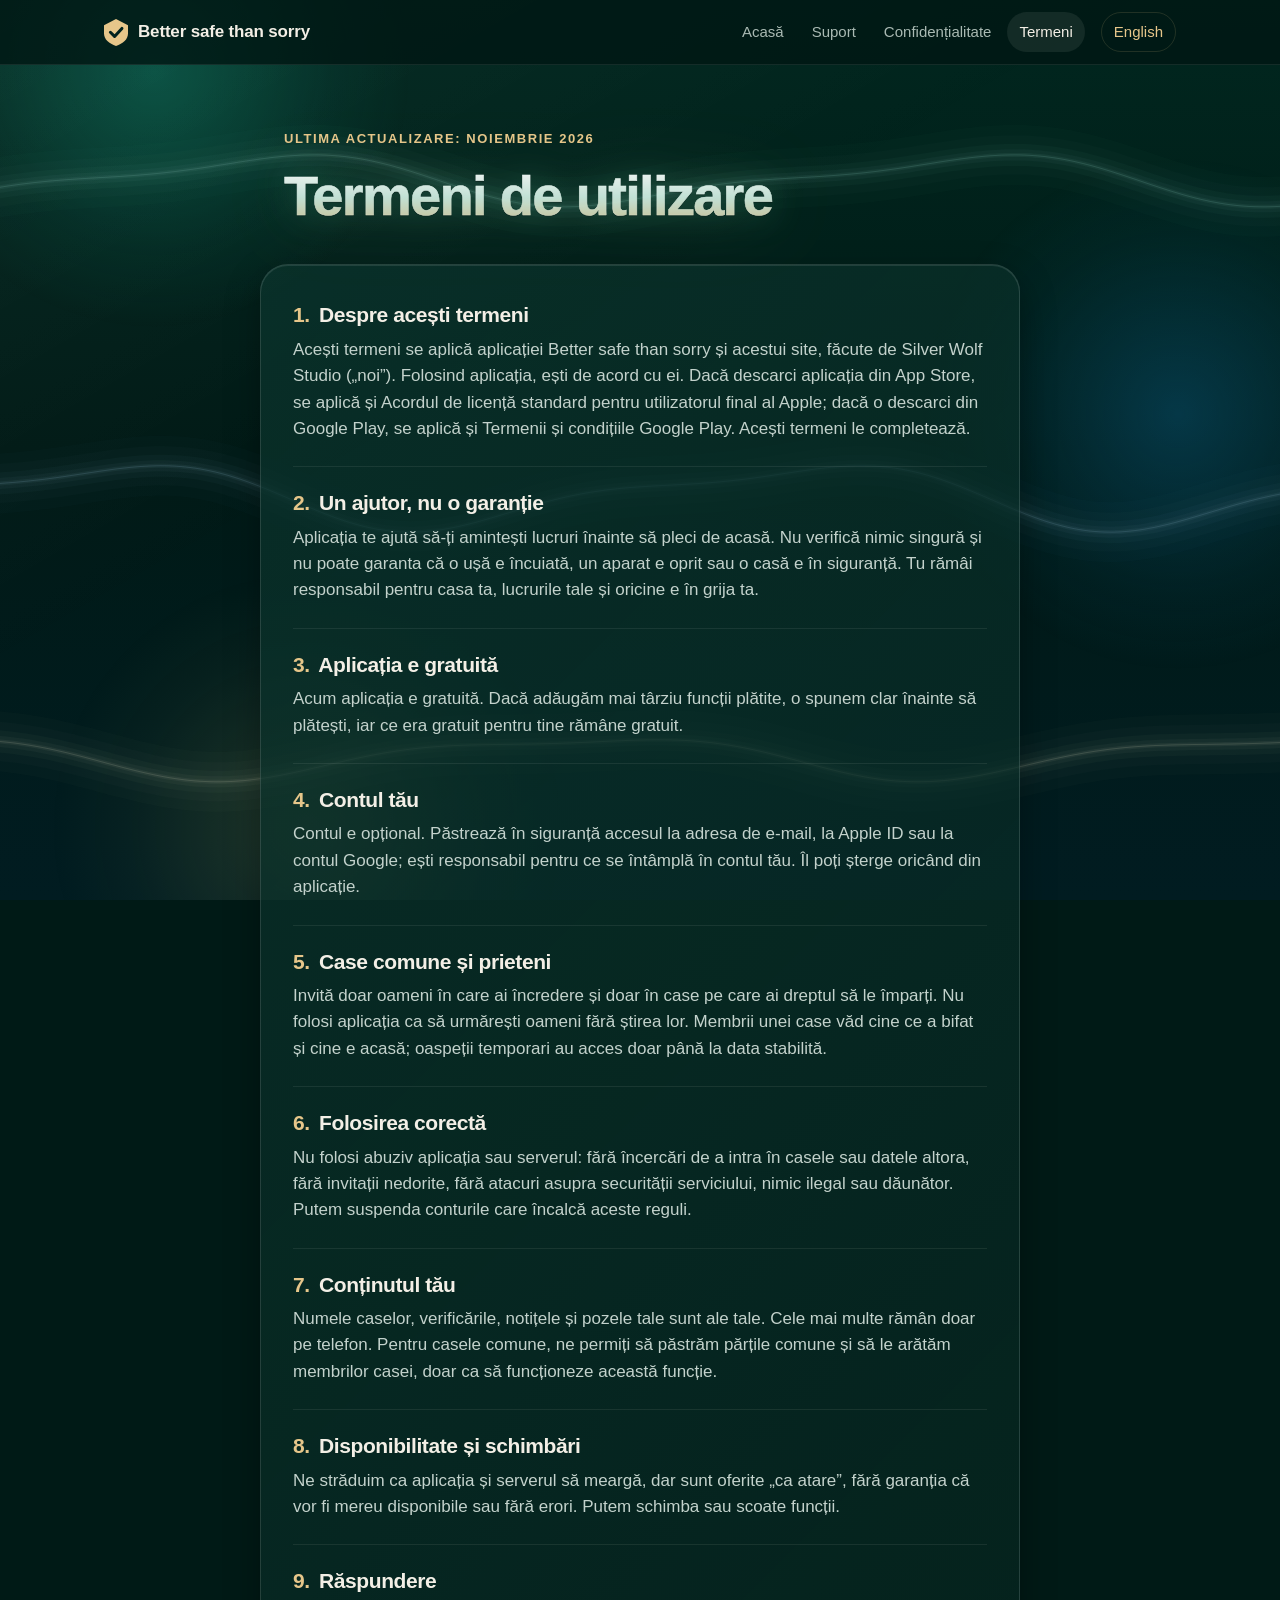
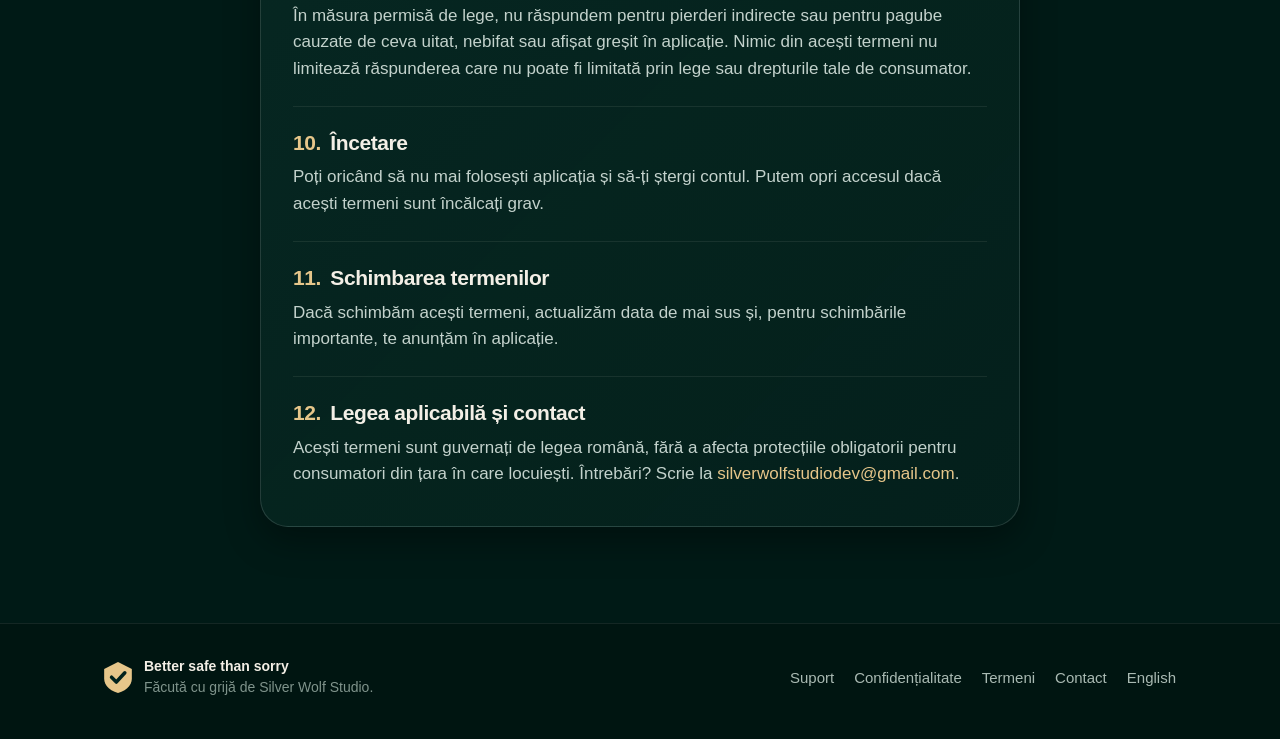
<file: ro/terms/index.html>
<!doctype html>
<html lang="ro">
<head>
  <meta charset="utf-8">
  <meta name="viewport" content="width=device-width, initial-scale=1, viewport-fit=cover">
  <title>Termeni de utilizare · Better safe than sorry</title>
  <meta name="description" content="Termenii de utilizare pentru aplicația și site-ul Better safe than sorry.">
  <link rel="canonical" href="https://silverwolfstudio.github.io/ro/terms/">
  <link rel="alternate" hreflang="en" href="https://silverwolfstudio.github.io/terms/">
  <link rel="alternate" hreflang="ro" href="https://silverwolfstudio.github.io/ro/terms/">
  <link rel="alternate" hreflang="x-default" href="https://silverwolfstudio.github.io/terms/">
  <meta property="og:type" content="website">
  <meta property="og:title" content="Termeni de utilizare · Better safe than sorry">
  <meta property="og:description" content="Termenii de utilizare pentru aplicația și site-ul Better safe than sorry.">
  <meta property="og:url" content="https://silverwolfstudio.github.io/ro/terms/">
  <meta property="og:image" content="https://silverwolfstudio.github.io/icon.png">
  <meta name="theme-color" content="#001A16">
  <link rel="icon" href="/favicon.svg" type="image/svg+xml">
  <link rel="apple-touch-icon" href="/icon.png">
  <link rel="stylesheet" href="/style.css?v=06a3bb905f">
  
</head>
<body class="page-terms">
  <div class="aurora" aria-hidden="true"><div class="glow glow-1"><i></i></div><div class="glow glow-2"><i></i></div><div class="glow glow-3"><i></i></div><div class="ribbon ribbon-1"><svg width="3500" height="150" viewBox="0 0 7000 300" fill="none" stroke-linecap="round"><path d="M0 188.3L10 190.5L20 192.7L30 194.6L40 196.4L50 198.0L60 199.4L70 200.6L80 201.6L90 202.4L100 203.0L110 203.4L120 203.6L130 203.7L140 203.5L150 203.2L160 202.7L170 202.0L180 201.2L190 200.2L200 199.1L210 197.8L220 196.5L230 195.0L240 193.4L250 191.8L260 190.1L270 188.3L280 186.5L290 184.6L300 182.7L310 180.8L320 178.9L330 176.9L340 175.1L350 173.2L360 171.4L370 169.6L380 167.8L390 166.1L400 164.5L410 162.9L420 161.4L430 160.0L440 158.6L450 157.4L460 156.2L470 155.0L480 154.0L490 153.0L500 152.0L510 151.2L520 150.4L530 149.6L540 148.9L550 148.2L560 147.6L570 147.0L580 146.4L590 145.8L600 145.2L610 144.7L620 144.1L630 143.5L640 142.9L650 142.2L660 141.5L670 140.8L680 140.0L690 139.2L700 138.3L710 137.4L720 136.4L730 135.4L740 134.2L750 133.1L760 131.8L770 130.5L780 129.2L790 127.8L800 126.4L810 124.9L820 123.4L830 121.8L840 120.2L850 118.7L860 117.1L870 115.5L880 113.9L890 112.4L900 110.9L910 109.5L920 108.1L930 106.8L940 105.5L950 104.4L960 103.4L970 102.4L980 101.6L990 101.0L1000 100.4L1010 100.1L1020 99.9L1030 99.8L1040 99.9L1050 100.2L1060 100.7L1070 101.4L1080 102.2L1090 103.2L1100 104.5L1110 105.9L1120 107.5L1130 109.2L1140 111.2L1150 113.3L1160 115.6L1170 118.0L1180 120.6L1190 123.3L1200 126.1L1210 129.1L1220 132.1L1230 135.3L1240 138.5L1250 141.8L1260 145.1L1270 148.4L1280 151.8L1290 155.2L1300 158.6L1310 161.9L1320 165.2L1330 168.4L1340 171.6L1350 174.6L1360 177.6L1370 180.5L1380 183.2L1390 185.8L1400 188.3L1410 190.5L1420 192.7L1430 194.6L1440 196.4L1450 198.0L1460 199.4L1470 200.6L1480 201.6L1490 202.4L1500 203.0L1510 203.4L1520 203.6L1530 203.7L1540 203.5L1550 203.2L1560 202.7L1570 202.0L1580 201.2L1590 200.2L1600 199.1L1610 197.8L1620 196.5L1630 195.0L1640 193.4L1650 191.8L1660 190.1L1670 188.3L1680 186.5L1690 184.6L1700 182.7L1710 180.8L1720 178.9L1730 176.9L1740 175.1L1750 173.2L1760 171.4L1770 169.6L1780 167.8L1790 166.1L1800 164.5L1810 162.9L1820 161.4L1830 160.0L1840 158.6L1850 157.4L1860 156.2L1870 155.0L1880 154.0L1890 153.0L1900 152.0L1910 151.2L1920 150.4L1930 149.6L1940 148.9L1950 148.2L1960 147.6L1970 147.0L1980 146.4L1990 145.8L2000 145.2L2010 144.7L2020 144.1L2030 143.5L2040 142.9L2050 142.2L2060 141.5L2070 140.8L2080 140.0L2090 139.2L2100 138.3L2110 137.4L2120 136.4L2130 135.4L2140 134.2L2150 133.1L2160 131.8L2170 130.5L2180 129.2L2190 127.8L2200 126.4L2210 124.9L2220 123.4L2230 121.8L2240 120.2L2250 118.7L2260 117.1L2270 115.5L2280 113.9L2290 112.4L2300 110.9L2310 109.5L2320 108.1L2330 106.8L2340 105.5L2350 104.4L2360 103.4L2370 102.4L2380 101.6L2390 101.0L2400 100.4L2410 100.1L2420 99.9L2430 99.8L2440 99.9L2450 100.2L2460 100.7L2470 101.4L2480 102.2L2490 103.2L2500 104.5L2510 105.9L2520 107.5L2530 109.2L2540 111.2L2550 113.3L2560 115.6L2570 118.0L2580 120.6L2590 123.3L2600 126.1L2610 129.1L2620 132.1L2630 135.3L2640 138.5L2650 141.8L2660 145.1L2670 148.4L2680 151.8L2690 155.2L2700 158.6L2710 161.9L2720 165.2L2730 168.4L2740 171.6L2750 174.6L2760 177.6L2770 180.5L2780 183.2L2790 185.8L2800 188.3L2810 190.5L2820 192.7L2830 194.6L2840 196.4L2850 198.0L2860 199.4L2870 200.6L2880 201.6L2890 202.4L2900 203.0L2910 203.4L2920 203.6L2930 203.7L2940 203.5L2950 203.2L2960 202.7L2970 202.0L2980 201.2L2990 200.2L3000 199.1L3010 197.8L3020 196.5L3030 195.0L3040 193.4L3050 191.8L3060 190.1L3070 188.3L3080 186.5L3090 184.6L3100 182.7L3110 180.8L3120 178.9L3130 176.9L3140 175.1L3150 173.2L3160 171.4L3170 169.6L3180 167.8L3190 166.1L3200 164.5L3210 162.9L3220 161.4L3230 160.0L3240 158.6L3250 157.4L3260 156.2L3270 155.0L3280 154.0L3290 153.0L3300 152.0L3310 151.2L3320 150.4L3330 149.6L3340 148.9L3350 148.2L3360 147.6L3370 147.0L3380 146.4L3390 145.8L3400 145.2L3410 144.7L3420 144.1L3430 143.5L3440 142.9L3450 142.2L3460 141.5L3470 140.8L3480 140.0L3490 139.2L3500 138.3L3510 137.4L3520 136.4L3530 135.4L3540 134.2L3550 133.1L3560 131.8L3570 130.5L3580 129.2L3590 127.8L3600 126.4L3610 124.9L3620 123.4L3630 121.8L3640 120.2L3650 118.7L3660 117.1L3670 115.5L3680 113.9L3690 112.4L3700 110.9L3710 109.5L3720 108.1L3730 106.8L3740 105.5L3750 104.4L3760 103.4L3770 102.4L3780 101.6L3790 101.0L3800 100.4L3810 100.1L3820 99.9L3830 99.8L3840 99.9L3850 100.2L3860 100.7L3870 101.4L3880 102.2L3890 103.2L3900 104.5L3910 105.9L3920 107.5L3930 109.2L3940 111.2L3950 113.3L3960 115.6L3970 118.0L3980 120.6L3990 123.3L4000 126.1L4010 129.1L4020 132.1L4030 135.3L4040 138.5L4050 141.8L4060 145.1L4070 148.4L4080 151.8L4090 155.2L4100 158.6L4110 161.9L4120 165.2L4130 168.4L4140 171.6L4150 174.6L4160 177.6L4170 180.5L4180 183.2L4190 185.8L4200 188.3L4210 190.5L4220 192.7L4230 194.6L4240 196.4L4250 198.0L4260 199.4L4270 200.6L4280 201.6L4290 202.4L4300 203.0L4310 203.4L4320 203.6L4330 203.7L4340 203.5L4350 203.2L4360 202.7L4370 202.0L4380 201.2L4390 200.2L4400 199.1L4410 197.8L4420 196.5L4430 195.0L4440 193.4L4450 191.8L4460 190.1L4470 188.3L4480 186.5L4490 184.6L4500 182.7L4510 180.8L4520 178.9L4530 176.9L4540 175.1L4550 173.2L4560 171.4L4570 169.6L4580 167.8L4590 166.1L4600 164.5L4610 162.9L4620 161.4L4630 160.0L4640 158.6L4650 157.4L4660 156.2L4670 155.0L4680 154.0L4690 153.0L4700 152.0L4710 151.2L4720 150.4L4730 149.6L4740 148.9L4750 148.2L4760 147.6L4770 147.0L4780 146.4L4790 145.8L4800 145.2L4810 144.7L4820 144.1L4830 143.5L4840 142.9L4850 142.2L4860 141.5L4870 140.8L4880 140.0L4890 139.2L4900 138.3L4910 137.4L4920 136.4L4930 135.4L4940 134.2L4950 133.1L4960 131.8L4970 130.5L4980 129.2L4990 127.8L5000 126.4L5010 124.9L5020 123.4L5030 121.8L5040 120.2L5050 118.7L5060 117.1L5070 115.5L5080 113.9L5090 112.4L5100 110.9L5110 109.5L5120 108.1L5130 106.8L5140 105.5L5150 104.4L5160 103.4L5170 102.4L5180 101.6L5190 101.0L5200 100.4L5210 100.1L5220 99.9L5230 99.8L5240 99.9L5250 100.2L5260 100.7L5270 101.4L5280 102.2L5290 103.2L5300 104.5L5310 105.9L5320 107.5L5330 109.2L5340 111.2L5350 113.3L5360 115.6L5370 118.0L5380 120.6L5390 123.3L5400 126.1L5410 129.1L5420 132.1L5430 135.3L5440 138.5L5450 141.8L5460 145.1L5470 148.4L5480 151.8L5490 155.2L5500 158.6L5510 161.9L5520 165.2L5530 168.4L5540 171.6L5550 174.6L5560 177.6L5570 180.5L5580 183.2L5590 185.8L5600 188.3L5610 190.5L5620 192.7L5630 194.6L5640 196.4L5650 198.0L5660 199.4L5670 200.6L5680 201.6L5690 202.4L5700 203.0L5710 203.4L5720 203.6L5730 203.7L5740 203.5L5750 203.2L5760 202.7L5770 202.0L5780 201.2L5790 200.2L5800 199.1L5810 197.8L5820 196.5L5830 195.0L5840 193.4L5850 191.8L5860 190.1L5870 188.3L5880 186.5L5890 184.6L5900 182.7L5910 180.8L5920 178.9L5930 176.9L5940 175.1L5950 173.2L5960 171.4L5970 169.6L5980 167.8L5990 166.1L6000 164.5L6010 162.9L6020 161.4L6030 160.0L6040 158.6L6050 157.4L6060 156.2L6070 155.0L6080 154.0L6090 153.0L6100 152.0L6110 151.2L6120 150.4L6130 149.6L6140 148.9L6150 148.2L6160 147.6L6170 147.0L6180 146.4L6190 145.8L6200 145.2L6210 144.7L6220 144.1L6230 143.5L6240 142.9L6250 142.2L6260 141.5L6270 140.8L6280 140.0L6290 139.2L6300 138.3L6310 137.4L6320 136.4L6330 135.4L6340 134.2L6350 133.1L6360 131.8L6370 130.5L6380 129.2L6390 127.8L6400 126.4L6410 124.9L6420 123.4L6430 121.8L6440 120.2L6450 118.7L6460 117.1L6470 115.5L6480 113.9L6490 112.4L6500 110.9L6510 109.5L6520 108.1L6530 106.8L6540 105.5L6550 104.4L6560 103.4L6570 102.4L6580 101.6L6590 101.0L6600 100.4L6610 100.1L6620 99.9L6630 99.8L6640 99.9L6650 100.2L6660 100.7L6670 101.4L6680 102.2L6690 103.2L6700 104.5L6710 105.9L6720 107.5L6730 109.2L6740 111.2L6750 113.3L6760 115.6L6770 118.0L6780 120.6L6790 123.3L6800 126.1L6810 129.1L6820 132.1L6830 135.3L6840 138.5L6850 141.8L6860 145.1L6870 148.4L6880 151.8L6890 155.2L6900 158.6L6910 161.9L6920 165.2L6930 168.4L6940 171.6L6950 174.6L6960 177.6L6970 180.5L6980 183.2L6990 185.8L7000 188.3" stroke="#79b6a9" stroke-opacity="0.018" stroke-width="120"/><path d="M0 188.3L10 190.5L20 192.7L30 194.6L40 196.4L50 198.0L60 199.4L70 200.6L80 201.6L90 202.4L100 203.0L110 203.4L120 203.6L130 203.7L140 203.5L150 203.2L160 202.7L170 202.0L180 201.2L190 200.2L200 199.1L210 197.8L220 196.5L230 195.0L240 193.4L250 191.8L260 190.1L270 188.3L280 186.5L290 184.6L300 182.7L310 180.8L320 178.9L330 176.9L340 175.1L350 173.2L360 171.4L370 169.6L380 167.8L390 166.1L400 164.5L410 162.9L420 161.4L430 160.0L440 158.6L450 157.4L460 156.2L470 155.0L480 154.0L490 153.0L500 152.0L510 151.2L520 150.4L530 149.6L540 148.9L550 148.2L560 147.6L570 147.0L580 146.4L590 145.8L600 145.2L610 144.7L620 144.1L630 143.5L640 142.9L650 142.2L660 141.5L670 140.8L680 140.0L690 139.2L700 138.3L710 137.4L720 136.4L730 135.4L740 134.2L750 133.1L760 131.8L770 130.5L780 129.2L790 127.8L800 126.4L810 124.9L820 123.4L830 121.8L840 120.2L850 118.7L860 117.1L870 115.5L880 113.9L890 112.4L900 110.9L910 109.5L920 108.1L930 106.8L940 105.5L950 104.4L960 103.4L970 102.4L980 101.6L990 101.0L1000 100.4L1010 100.1L1020 99.9L1030 99.8L1040 99.9L1050 100.2L1060 100.7L1070 101.4L1080 102.2L1090 103.2L1100 104.5L1110 105.9L1120 107.5L1130 109.2L1140 111.2L1150 113.3L1160 115.6L1170 118.0L1180 120.6L1190 123.3L1200 126.1L1210 129.1L1220 132.1L1230 135.3L1240 138.5L1250 141.8L1260 145.1L1270 148.4L1280 151.8L1290 155.2L1300 158.6L1310 161.9L1320 165.2L1330 168.4L1340 171.6L1350 174.6L1360 177.6L1370 180.5L1380 183.2L1390 185.8L1400 188.3L1410 190.5L1420 192.7L1430 194.6L1440 196.4L1450 198.0L1460 199.4L1470 200.6L1480 201.6L1490 202.4L1500 203.0L1510 203.4L1520 203.6L1530 203.7L1540 203.5L1550 203.2L1560 202.7L1570 202.0L1580 201.2L1590 200.2L1600 199.1L1610 197.8L1620 196.5L1630 195.0L1640 193.4L1650 191.8L1660 190.1L1670 188.3L1680 186.5L1690 184.6L1700 182.7L1710 180.8L1720 178.9L1730 176.9L1740 175.1L1750 173.2L1760 171.4L1770 169.6L1780 167.8L1790 166.1L1800 164.5L1810 162.9L1820 161.4L1830 160.0L1840 158.6L1850 157.4L1860 156.2L1870 155.0L1880 154.0L1890 153.0L1900 152.0L1910 151.2L1920 150.4L1930 149.6L1940 148.9L1950 148.2L1960 147.6L1970 147.0L1980 146.4L1990 145.8L2000 145.2L2010 144.7L2020 144.1L2030 143.5L2040 142.9L2050 142.2L2060 141.5L2070 140.8L2080 140.0L2090 139.2L2100 138.3L2110 137.4L2120 136.4L2130 135.4L2140 134.2L2150 133.1L2160 131.8L2170 130.5L2180 129.2L2190 127.8L2200 126.4L2210 124.9L2220 123.4L2230 121.8L2240 120.2L2250 118.7L2260 117.1L2270 115.5L2280 113.9L2290 112.4L2300 110.9L2310 109.5L2320 108.1L2330 106.8L2340 105.5L2350 104.4L2360 103.4L2370 102.4L2380 101.6L2390 101.0L2400 100.4L2410 100.1L2420 99.9L2430 99.8L2440 99.9L2450 100.2L2460 100.7L2470 101.4L2480 102.2L2490 103.2L2500 104.5L2510 105.9L2520 107.5L2530 109.2L2540 111.2L2550 113.3L2560 115.6L2570 118.0L2580 120.6L2590 123.3L2600 126.1L2610 129.1L2620 132.1L2630 135.3L2640 138.5L2650 141.8L2660 145.1L2670 148.4L2680 151.8L2690 155.2L2700 158.6L2710 161.9L2720 165.2L2730 168.4L2740 171.6L2750 174.6L2760 177.6L2770 180.5L2780 183.2L2790 185.8L2800 188.3L2810 190.5L2820 192.7L2830 194.6L2840 196.4L2850 198.0L2860 199.4L2870 200.6L2880 201.6L2890 202.4L2900 203.0L2910 203.4L2920 203.6L2930 203.7L2940 203.5L2950 203.2L2960 202.7L2970 202.0L2980 201.2L2990 200.2L3000 199.1L3010 197.8L3020 196.5L3030 195.0L3040 193.4L3050 191.8L3060 190.1L3070 188.3L3080 186.5L3090 184.6L3100 182.7L3110 180.8L3120 178.9L3130 176.9L3140 175.1L3150 173.2L3160 171.4L3170 169.6L3180 167.8L3190 166.1L3200 164.5L3210 162.9L3220 161.4L3230 160.0L3240 158.6L3250 157.4L3260 156.2L3270 155.0L3280 154.0L3290 153.0L3300 152.0L3310 151.2L3320 150.4L3330 149.6L3340 148.9L3350 148.2L3360 147.6L3370 147.0L3380 146.4L3390 145.8L3400 145.2L3410 144.7L3420 144.1L3430 143.5L3440 142.9L3450 142.2L3460 141.5L3470 140.8L3480 140.0L3490 139.2L3500 138.3L3510 137.4L3520 136.4L3530 135.4L3540 134.2L3550 133.1L3560 131.8L3570 130.5L3580 129.2L3590 127.8L3600 126.4L3610 124.9L3620 123.4L3630 121.8L3640 120.2L3650 118.7L3660 117.1L3670 115.5L3680 113.9L3690 112.4L3700 110.9L3710 109.5L3720 108.1L3730 106.8L3740 105.5L3750 104.4L3760 103.4L3770 102.4L3780 101.6L3790 101.0L3800 100.4L3810 100.1L3820 99.9L3830 99.8L3840 99.9L3850 100.2L3860 100.7L3870 101.4L3880 102.2L3890 103.2L3900 104.5L3910 105.9L3920 107.5L3930 109.2L3940 111.2L3950 113.3L3960 115.6L3970 118.0L3980 120.6L3990 123.3L4000 126.1L4010 129.1L4020 132.1L4030 135.3L4040 138.5L4050 141.8L4060 145.1L4070 148.4L4080 151.8L4090 155.2L4100 158.6L4110 161.9L4120 165.2L4130 168.4L4140 171.6L4150 174.6L4160 177.6L4170 180.5L4180 183.2L4190 185.8L4200 188.3L4210 190.5L4220 192.7L4230 194.6L4240 196.4L4250 198.0L4260 199.4L4270 200.6L4280 201.6L4290 202.4L4300 203.0L4310 203.4L4320 203.6L4330 203.7L4340 203.5L4350 203.2L4360 202.7L4370 202.0L4380 201.2L4390 200.2L4400 199.1L4410 197.8L4420 196.5L4430 195.0L4440 193.4L4450 191.8L4460 190.1L4470 188.3L4480 186.5L4490 184.6L4500 182.7L4510 180.8L4520 178.9L4530 176.9L4540 175.1L4550 173.2L4560 171.4L4570 169.6L4580 167.8L4590 166.1L4600 164.5L4610 162.9L4620 161.4L4630 160.0L4640 158.6L4650 157.4L4660 156.2L4670 155.0L4680 154.0L4690 153.0L4700 152.0L4710 151.2L4720 150.4L4730 149.6L4740 148.9L4750 148.2L4760 147.6L4770 147.0L4780 146.4L4790 145.8L4800 145.2L4810 144.7L4820 144.1L4830 143.5L4840 142.9L4850 142.2L4860 141.5L4870 140.8L4880 140.0L4890 139.2L4900 138.3L4910 137.4L4920 136.4L4930 135.4L4940 134.2L4950 133.1L4960 131.8L4970 130.5L4980 129.2L4990 127.8L5000 126.4L5010 124.9L5020 123.4L5030 121.8L5040 120.2L5050 118.7L5060 117.1L5070 115.5L5080 113.9L5090 112.4L5100 110.9L5110 109.5L5120 108.1L5130 106.8L5140 105.5L5150 104.4L5160 103.4L5170 102.4L5180 101.6L5190 101.0L5200 100.4L5210 100.1L5220 99.9L5230 99.8L5240 99.9L5250 100.2L5260 100.7L5270 101.4L5280 102.2L5290 103.2L5300 104.5L5310 105.9L5320 107.5L5330 109.2L5340 111.2L5350 113.3L5360 115.6L5370 118.0L5380 120.6L5390 123.3L5400 126.1L5410 129.1L5420 132.1L5430 135.3L5440 138.5L5450 141.8L5460 145.1L5470 148.4L5480 151.8L5490 155.2L5500 158.6L5510 161.9L5520 165.2L5530 168.4L5540 171.6L5550 174.6L5560 177.6L5570 180.5L5580 183.2L5590 185.8L5600 188.3L5610 190.5L5620 192.7L5630 194.6L5640 196.4L5650 198.0L5660 199.4L5670 200.6L5680 201.6L5690 202.4L5700 203.0L5710 203.4L5720 203.6L5730 203.7L5740 203.5L5750 203.2L5760 202.7L5770 202.0L5780 201.2L5790 200.2L5800 199.1L5810 197.8L5820 196.5L5830 195.0L5840 193.4L5850 191.8L5860 190.1L5870 188.3L5880 186.5L5890 184.6L5900 182.7L5910 180.8L5920 178.9L5930 176.9L5940 175.1L5950 173.2L5960 171.4L5970 169.6L5980 167.8L5990 166.1L6000 164.5L6010 162.9L6020 161.4L6030 160.0L6040 158.6L6050 157.4L6060 156.2L6070 155.0L6080 154.0L6090 153.0L6100 152.0L6110 151.2L6120 150.4L6130 149.6L6140 148.9L6150 148.2L6160 147.6L6170 147.0L6180 146.4L6190 145.8L6200 145.2L6210 144.7L6220 144.1L6230 143.5L6240 142.9L6250 142.2L6260 141.5L6270 140.8L6280 140.0L6290 139.2L6300 138.3L6310 137.4L6320 136.4L6330 135.4L6340 134.2L6350 133.1L6360 131.8L6370 130.5L6380 129.2L6390 127.8L6400 126.4L6410 124.9L6420 123.4L6430 121.8L6440 120.2L6450 118.7L6460 117.1L6470 115.5L6480 113.9L6490 112.4L6500 110.9L6510 109.5L6520 108.1L6530 106.8L6540 105.5L6550 104.4L6560 103.4L6570 102.4L6580 101.6L6590 101.0L6600 100.4L6610 100.1L6620 99.9L6630 99.8L6640 99.9L6650 100.2L6660 100.7L6670 101.4L6680 102.2L6690 103.2L6700 104.5L6710 105.9L6720 107.5L6730 109.2L6740 111.2L6750 113.3L6760 115.6L6770 118.0L6780 120.6L6790 123.3L6800 126.1L6810 129.1L6820 132.1L6830 135.3L6840 138.5L6850 141.8L6860 145.1L6870 148.4L6880 151.8L6890 155.2L6900 158.6L6910 161.9L6920 165.2L6930 168.4L6940 171.6L6950 174.6L6960 177.6L6970 180.5L6980 183.2L6990 185.8L7000 188.3" stroke="#79b6a9" stroke-opacity="0.025" stroke-width="78"/><path d="M0 188.3L10 190.5L20 192.7L30 194.6L40 196.4L50 198.0L60 199.4L70 200.6L80 201.6L90 202.4L100 203.0L110 203.4L120 203.6L130 203.7L140 203.5L150 203.2L160 202.7L170 202.0L180 201.2L190 200.2L200 199.1L210 197.8L220 196.5L230 195.0L240 193.4L250 191.8L260 190.1L270 188.3L280 186.5L290 184.6L300 182.7L310 180.8L320 178.9L330 176.9L340 175.1L350 173.2L360 171.4L370 169.6L380 167.8L390 166.1L400 164.5L410 162.9L420 161.4L430 160.0L440 158.6L450 157.4L460 156.2L470 155.0L480 154.0L490 153.0L500 152.0L510 151.2L520 150.4L530 149.6L540 148.9L550 148.2L560 147.6L570 147.0L580 146.4L590 145.8L600 145.2L610 144.7L620 144.1L630 143.5L640 142.9L650 142.2L660 141.5L670 140.8L680 140.0L690 139.2L700 138.3L710 137.4L720 136.4L730 135.4L740 134.2L750 133.1L760 131.8L770 130.5L780 129.2L790 127.8L800 126.4L810 124.9L820 123.4L830 121.8L840 120.2L850 118.7L860 117.1L870 115.5L880 113.9L890 112.4L900 110.9L910 109.5L920 108.1L930 106.8L940 105.5L950 104.4L960 103.4L970 102.4L980 101.6L990 101.0L1000 100.4L1010 100.1L1020 99.9L1030 99.8L1040 99.9L1050 100.2L1060 100.7L1070 101.4L1080 102.2L1090 103.2L1100 104.5L1110 105.9L1120 107.5L1130 109.2L1140 111.2L1150 113.3L1160 115.6L1170 118.0L1180 120.6L1190 123.3L1200 126.1L1210 129.1L1220 132.1L1230 135.3L1240 138.5L1250 141.8L1260 145.1L1270 148.4L1280 151.8L1290 155.2L1300 158.6L1310 161.9L1320 165.2L1330 168.4L1340 171.6L1350 174.6L1360 177.6L1370 180.5L1380 183.2L1390 185.8L1400 188.3L1410 190.5L1420 192.7L1430 194.6L1440 196.4L1450 198.0L1460 199.4L1470 200.6L1480 201.6L1490 202.4L1500 203.0L1510 203.4L1520 203.6L1530 203.7L1540 203.5L1550 203.2L1560 202.7L1570 202.0L1580 201.2L1590 200.2L1600 199.1L1610 197.8L1620 196.5L1630 195.0L1640 193.4L1650 191.8L1660 190.1L1670 188.3L1680 186.5L1690 184.6L1700 182.7L1710 180.8L1720 178.9L1730 176.9L1740 175.1L1750 173.2L1760 171.4L1770 169.6L1780 167.8L1790 166.1L1800 164.5L1810 162.9L1820 161.4L1830 160.0L1840 158.6L1850 157.4L1860 156.2L1870 155.0L1880 154.0L1890 153.0L1900 152.0L1910 151.2L1920 150.4L1930 149.6L1940 148.9L1950 148.2L1960 147.6L1970 147.0L1980 146.4L1990 145.8L2000 145.2L2010 144.7L2020 144.1L2030 143.5L2040 142.9L2050 142.2L2060 141.5L2070 140.8L2080 140.0L2090 139.2L2100 138.3L2110 137.4L2120 136.4L2130 135.4L2140 134.2L2150 133.1L2160 131.8L2170 130.5L2180 129.2L2190 127.8L2200 126.4L2210 124.9L2220 123.4L2230 121.8L2240 120.2L2250 118.7L2260 117.1L2270 115.5L2280 113.9L2290 112.4L2300 110.9L2310 109.5L2320 108.1L2330 106.8L2340 105.5L2350 104.4L2360 103.4L2370 102.4L2380 101.6L2390 101.0L2400 100.4L2410 100.1L2420 99.9L2430 99.8L2440 99.9L2450 100.2L2460 100.7L2470 101.4L2480 102.2L2490 103.2L2500 104.5L2510 105.9L2520 107.5L2530 109.2L2540 111.2L2550 113.3L2560 115.6L2570 118.0L2580 120.6L2590 123.3L2600 126.1L2610 129.1L2620 132.1L2630 135.3L2640 138.5L2650 141.8L2660 145.1L2670 148.4L2680 151.8L2690 155.2L2700 158.6L2710 161.9L2720 165.2L2730 168.4L2740 171.6L2750 174.6L2760 177.6L2770 180.5L2780 183.2L2790 185.8L2800 188.3L2810 190.5L2820 192.7L2830 194.6L2840 196.4L2850 198.0L2860 199.4L2870 200.6L2880 201.6L2890 202.4L2900 203.0L2910 203.4L2920 203.6L2930 203.7L2940 203.5L2950 203.2L2960 202.7L2970 202.0L2980 201.2L2990 200.2L3000 199.1L3010 197.8L3020 196.5L3030 195.0L3040 193.4L3050 191.8L3060 190.1L3070 188.3L3080 186.5L3090 184.6L3100 182.7L3110 180.8L3120 178.9L3130 176.9L3140 175.1L3150 173.2L3160 171.4L3170 169.6L3180 167.8L3190 166.1L3200 164.5L3210 162.9L3220 161.4L3230 160.0L3240 158.6L3250 157.4L3260 156.2L3270 155.0L3280 154.0L3290 153.0L3300 152.0L3310 151.2L3320 150.4L3330 149.6L3340 148.9L3350 148.2L3360 147.6L3370 147.0L3380 146.4L3390 145.8L3400 145.2L3410 144.7L3420 144.1L3430 143.5L3440 142.9L3450 142.2L3460 141.5L3470 140.8L3480 140.0L3490 139.2L3500 138.3L3510 137.4L3520 136.4L3530 135.4L3540 134.2L3550 133.1L3560 131.8L3570 130.5L3580 129.2L3590 127.8L3600 126.4L3610 124.9L3620 123.4L3630 121.8L3640 120.2L3650 118.7L3660 117.1L3670 115.5L3680 113.9L3690 112.4L3700 110.9L3710 109.5L3720 108.1L3730 106.8L3740 105.5L3750 104.4L3760 103.4L3770 102.4L3780 101.6L3790 101.0L3800 100.4L3810 100.1L3820 99.9L3830 99.8L3840 99.9L3850 100.2L3860 100.7L3870 101.4L3880 102.2L3890 103.2L3900 104.5L3910 105.9L3920 107.5L3930 109.2L3940 111.2L3950 113.3L3960 115.6L3970 118.0L3980 120.6L3990 123.3L4000 126.1L4010 129.1L4020 132.1L4030 135.3L4040 138.5L4050 141.8L4060 145.1L4070 148.4L4080 151.8L4090 155.2L4100 158.6L4110 161.9L4120 165.2L4130 168.4L4140 171.6L4150 174.6L4160 177.6L4170 180.5L4180 183.2L4190 185.8L4200 188.3L4210 190.5L4220 192.7L4230 194.6L4240 196.4L4250 198.0L4260 199.4L4270 200.6L4280 201.6L4290 202.4L4300 203.0L4310 203.4L4320 203.6L4330 203.7L4340 203.5L4350 203.2L4360 202.7L4370 202.0L4380 201.2L4390 200.2L4400 199.1L4410 197.8L4420 196.5L4430 195.0L4440 193.4L4450 191.8L4460 190.1L4470 188.3L4480 186.5L4490 184.6L4500 182.7L4510 180.8L4520 178.9L4530 176.9L4540 175.1L4550 173.2L4560 171.4L4570 169.6L4580 167.8L4590 166.1L4600 164.5L4610 162.9L4620 161.4L4630 160.0L4640 158.6L4650 157.4L4660 156.2L4670 155.0L4680 154.0L4690 153.0L4700 152.0L4710 151.2L4720 150.4L4730 149.6L4740 148.9L4750 148.2L4760 147.6L4770 147.0L4780 146.4L4790 145.8L4800 145.2L4810 144.7L4820 144.1L4830 143.5L4840 142.9L4850 142.2L4860 141.5L4870 140.8L4880 140.0L4890 139.2L4900 138.3L4910 137.4L4920 136.4L4930 135.4L4940 134.2L4950 133.1L4960 131.8L4970 130.5L4980 129.2L4990 127.8L5000 126.4L5010 124.9L5020 123.4L5030 121.8L5040 120.2L5050 118.7L5060 117.1L5070 115.5L5080 113.9L5090 112.4L5100 110.9L5110 109.5L5120 108.1L5130 106.8L5140 105.5L5150 104.4L5160 103.4L5170 102.4L5180 101.6L5190 101.0L5200 100.4L5210 100.1L5220 99.9L5230 99.8L5240 99.9L5250 100.2L5260 100.7L5270 101.4L5280 102.2L5290 103.2L5300 104.5L5310 105.9L5320 107.5L5330 109.2L5340 111.2L5350 113.3L5360 115.6L5370 118.0L5380 120.6L5390 123.3L5400 126.1L5410 129.1L5420 132.1L5430 135.3L5440 138.5L5450 141.8L5460 145.1L5470 148.4L5480 151.8L5490 155.2L5500 158.6L5510 161.9L5520 165.2L5530 168.4L5540 171.6L5550 174.6L5560 177.6L5570 180.5L5580 183.2L5590 185.8L5600 188.3L5610 190.5L5620 192.7L5630 194.6L5640 196.4L5650 198.0L5660 199.4L5670 200.6L5680 201.6L5690 202.4L5700 203.0L5710 203.4L5720 203.6L5730 203.7L5740 203.5L5750 203.2L5760 202.7L5770 202.0L5780 201.2L5790 200.2L5800 199.1L5810 197.8L5820 196.5L5830 195.0L5840 193.4L5850 191.8L5860 190.1L5870 188.3L5880 186.5L5890 184.6L5900 182.7L5910 180.8L5920 178.9L5930 176.9L5940 175.1L5950 173.2L5960 171.4L5970 169.6L5980 167.8L5990 166.1L6000 164.5L6010 162.9L6020 161.4L6030 160.0L6040 158.6L6050 157.4L6060 156.2L6070 155.0L6080 154.0L6090 153.0L6100 152.0L6110 151.2L6120 150.4L6130 149.6L6140 148.9L6150 148.2L6160 147.6L6170 147.0L6180 146.4L6190 145.8L6200 145.2L6210 144.7L6220 144.1L6230 143.5L6240 142.9L6250 142.2L6260 141.5L6270 140.8L6280 140.0L6290 139.2L6300 138.3L6310 137.4L6320 136.4L6330 135.4L6340 134.2L6350 133.1L6360 131.8L6370 130.5L6380 129.2L6390 127.8L6400 126.4L6410 124.9L6420 123.4L6430 121.8L6440 120.2L6450 118.7L6460 117.1L6470 115.5L6480 113.9L6490 112.4L6500 110.9L6510 109.5L6520 108.1L6530 106.8L6540 105.5L6550 104.4L6560 103.4L6570 102.4L6580 101.6L6590 101.0L6600 100.4L6610 100.1L6620 99.9L6630 99.8L6640 99.9L6650 100.2L6660 100.7L6670 101.4L6680 102.2L6690 103.2L6700 104.5L6710 105.9L6720 107.5L6730 109.2L6740 111.2L6750 113.3L6760 115.6L6770 118.0L6780 120.6L6790 123.3L6800 126.1L6810 129.1L6820 132.1L6830 135.3L6840 138.5L6850 141.8L6860 145.1L6870 148.4L6880 151.8L6890 155.2L6900 158.6L6910 161.9L6920 165.2L6930 168.4L6940 171.6L6950 174.6L6960 177.6L6970 180.5L6980 183.2L6990 185.8L7000 188.3" stroke="#79b6a9" stroke-opacity="0.035" stroke-width="44"/><path d="M0 188.3L10 190.5L20 192.7L30 194.6L40 196.4L50 198.0L60 199.4L70 200.6L80 201.6L90 202.4L100 203.0L110 203.4L120 203.6L130 203.7L140 203.5L150 203.2L160 202.7L170 202.0L180 201.2L190 200.2L200 199.1L210 197.8L220 196.5L230 195.0L240 193.4L250 191.8L260 190.1L270 188.3L280 186.5L290 184.6L300 182.7L310 180.8L320 178.9L330 176.9L340 175.1L350 173.2L360 171.4L370 169.6L380 167.8L390 166.1L400 164.5L410 162.9L420 161.4L430 160.0L440 158.6L450 157.4L460 156.2L470 155.0L480 154.0L490 153.0L500 152.0L510 151.2L520 150.4L530 149.6L540 148.9L550 148.2L560 147.6L570 147.0L580 146.4L590 145.8L600 145.2L610 144.7L620 144.1L630 143.5L640 142.9L650 142.2L660 141.5L670 140.8L680 140.0L690 139.2L700 138.3L710 137.4L720 136.4L730 135.4L740 134.2L750 133.1L760 131.8L770 130.5L780 129.2L790 127.8L800 126.4L810 124.9L820 123.4L830 121.8L840 120.2L850 118.7L860 117.1L870 115.5L880 113.9L890 112.4L900 110.9L910 109.5L920 108.1L930 106.8L940 105.5L950 104.4L960 103.4L970 102.4L980 101.6L990 101.0L1000 100.4L1010 100.1L1020 99.9L1030 99.8L1040 99.9L1050 100.2L1060 100.7L1070 101.4L1080 102.2L1090 103.2L1100 104.5L1110 105.9L1120 107.5L1130 109.2L1140 111.2L1150 113.3L1160 115.6L1170 118.0L1180 120.6L1190 123.3L1200 126.1L1210 129.1L1220 132.1L1230 135.3L1240 138.5L1250 141.8L1260 145.1L1270 148.4L1280 151.8L1290 155.2L1300 158.6L1310 161.9L1320 165.2L1330 168.4L1340 171.6L1350 174.6L1360 177.6L1370 180.5L1380 183.2L1390 185.8L1400 188.3L1410 190.5L1420 192.7L1430 194.6L1440 196.4L1450 198.0L1460 199.4L1470 200.6L1480 201.6L1490 202.4L1500 203.0L1510 203.4L1520 203.6L1530 203.7L1540 203.5L1550 203.2L1560 202.7L1570 202.0L1580 201.2L1590 200.2L1600 199.1L1610 197.8L1620 196.5L1630 195.0L1640 193.4L1650 191.8L1660 190.1L1670 188.3L1680 186.5L1690 184.6L1700 182.7L1710 180.8L1720 178.9L1730 176.9L1740 175.1L1750 173.2L1760 171.4L1770 169.6L1780 167.8L1790 166.1L1800 164.5L1810 162.9L1820 161.4L1830 160.0L1840 158.6L1850 157.4L1860 156.2L1870 155.0L1880 154.0L1890 153.0L1900 152.0L1910 151.2L1920 150.4L1930 149.6L1940 148.9L1950 148.2L1960 147.6L1970 147.0L1980 146.4L1990 145.8L2000 145.2L2010 144.7L2020 144.1L2030 143.5L2040 142.9L2050 142.2L2060 141.5L2070 140.8L2080 140.0L2090 139.2L2100 138.3L2110 137.4L2120 136.4L2130 135.4L2140 134.2L2150 133.1L2160 131.8L2170 130.5L2180 129.2L2190 127.8L2200 126.4L2210 124.9L2220 123.4L2230 121.8L2240 120.2L2250 118.7L2260 117.1L2270 115.5L2280 113.9L2290 112.4L2300 110.9L2310 109.5L2320 108.1L2330 106.8L2340 105.5L2350 104.4L2360 103.4L2370 102.4L2380 101.6L2390 101.0L2400 100.4L2410 100.1L2420 99.9L2430 99.8L2440 99.9L2450 100.2L2460 100.7L2470 101.4L2480 102.2L2490 103.2L2500 104.5L2510 105.9L2520 107.5L2530 109.2L2540 111.2L2550 113.3L2560 115.6L2570 118.0L2580 120.6L2590 123.3L2600 126.1L2610 129.1L2620 132.1L2630 135.3L2640 138.5L2650 141.8L2660 145.1L2670 148.4L2680 151.8L2690 155.2L2700 158.6L2710 161.9L2720 165.2L2730 168.4L2740 171.6L2750 174.6L2760 177.6L2770 180.5L2780 183.2L2790 185.8L2800 188.3L2810 190.5L2820 192.7L2830 194.6L2840 196.4L2850 198.0L2860 199.4L2870 200.6L2880 201.6L2890 202.4L2900 203.0L2910 203.4L2920 203.6L2930 203.7L2940 203.5L2950 203.2L2960 202.7L2970 202.0L2980 201.2L2990 200.2L3000 199.1L3010 197.8L3020 196.5L3030 195.0L3040 193.4L3050 191.8L3060 190.1L3070 188.3L3080 186.5L3090 184.6L3100 182.7L3110 180.8L3120 178.9L3130 176.9L3140 175.1L3150 173.2L3160 171.4L3170 169.6L3180 167.8L3190 166.1L3200 164.5L3210 162.9L3220 161.4L3230 160.0L3240 158.6L3250 157.4L3260 156.2L3270 155.0L3280 154.0L3290 153.0L3300 152.0L3310 151.2L3320 150.4L3330 149.6L3340 148.9L3350 148.2L3360 147.6L3370 147.0L3380 146.4L3390 145.8L3400 145.2L3410 144.7L3420 144.1L3430 143.5L3440 142.9L3450 142.2L3460 141.5L3470 140.8L3480 140.0L3490 139.2L3500 138.3L3510 137.4L3520 136.4L3530 135.4L3540 134.2L3550 133.1L3560 131.8L3570 130.5L3580 129.2L3590 127.8L3600 126.4L3610 124.9L3620 123.4L3630 121.8L3640 120.2L3650 118.7L3660 117.1L3670 115.5L3680 113.9L3690 112.4L3700 110.9L3710 109.5L3720 108.1L3730 106.8L3740 105.5L3750 104.4L3760 103.4L3770 102.4L3780 101.6L3790 101.0L3800 100.4L3810 100.1L3820 99.9L3830 99.8L3840 99.9L3850 100.2L3860 100.7L3870 101.4L3880 102.2L3890 103.2L3900 104.5L3910 105.9L3920 107.5L3930 109.2L3940 111.2L3950 113.3L3960 115.6L3970 118.0L3980 120.6L3990 123.3L4000 126.1L4010 129.1L4020 132.1L4030 135.3L4040 138.5L4050 141.8L4060 145.1L4070 148.4L4080 151.8L4090 155.2L4100 158.6L4110 161.9L4120 165.2L4130 168.4L4140 171.6L4150 174.6L4160 177.6L4170 180.5L4180 183.2L4190 185.8L4200 188.3L4210 190.5L4220 192.7L4230 194.6L4240 196.4L4250 198.0L4260 199.4L4270 200.6L4280 201.6L4290 202.4L4300 203.0L4310 203.4L4320 203.6L4330 203.7L4340 203.5L4350 203.2L4360 202.7L4370 202.0L4380 201.2L4390 200.2L4400 199.1L4410 197.8L4420 196.5L4430 195.0L4440 193.4L4450 191.8L4460 190.1L4470 188.3L4480 186.5L4490 184.6L4500 182.7L4510 180.8L4520 178.9L4530 176.9L4540 175.1L4550 173.2L4560 171.4L4570 169.6L4580 167.8L4590 166.1L4600 164.5L4610 162.9L4620 161.4L4630 160.0L4640 158.6L4650 157.4L4660 156.2L4670 155.0L4680 154.0L4690 153.0L4700 152.0L4710 151.2L4720 150.4L4730 149.6L4740 148.9L4750 148.2L4760 147.6L4770 147.0L4780 146.4L4790 145.8L4800 145.2L4810 144.7L4820 144.1L4830 143.5L4840 142.9L4850 142.2L4860 141.5L4870 140.8L4880 140.0L4890 139.2L4900 138.3L4910 137.4L4920 136.4L4930 135.4L4940 134.2L4950 133.1L4960 131.8L4970 130.5L4980 129.2L4990 127.8L5000 126.4L5010 124.9L5020 123.4L5030 121.8L5040 120.2L5050 118.7L5060 117.1L5070 115.5L5080 113.9L5090 112.4L5100 110.9L5110 109.5L5120 108.1L5130 106.8L5140 105.5L5150 104.4L5160 103.4L5170 102.4L5180 101.6L5190 101.0L5200 100.4L5210 100.1L5220 99.9L5230 99.8L5240 99.9L5250 100.2L5260 100.7L5270 101.4L5280 102.2L5290 103.2L5300 104.5L5310 105.9L5320 107.5L5330 109.2L5340 111.2L5350 113.3L5360 115.6L5370 118.0L5380 120.6L5390 123.3L5400 126.1L5410 129.1L5420 132.1L5430 135.3L5440 138.5L5450 141.8L5460 145.1L5470 148.4L5480 151.8L5490 155.2L5500 158.6L5510 161.9L5520 165.2L5530 168.4L5540 171.6L5550 174.6L5560 177.6L5570 180.5L5580 183.2L5590 185.8L5600 188.3L5610 190.5L5620 192.7L5630 194.6L5640 196.4L5650 198.0L5660 199.4L5670 200.6L5680 201.6L5690 202.4L5700 203.0L5710 203.4L5720 203.6L5730 203.7L5740 203.5L5750 203.2L5760 202.7L5770 202.0L5780 201.2L5790 200.2L5800 199.1L5810 197.8L5820 196.5L5830 195.0L5840 193.4L5850 191.8L5860 190.1L5870 188.3L5880 186.5L5890 184.6L5900 182.7L5910 180.8L5920 178.9L5930 176.9L5940 175.1L5950 173.2L5960 171.4L5970 169.6L5980 167.8L5990 166.1L6000 164.5L6010 162.9L6020 161.4L6030 160.0L6040 158.6L6050 157.4L6060 156.2L6070 155.0L6080 154.0L6090 153.0L6100 152.0L6110 151.2L6120 150.4L6130 149.6L6140 148.9L6150 148.2L6160 147.6L6170 147.0L6180 146.4L6190 145.8L6200 145.2L6210 144.7L6220 144.1L6230 143.5L6240 142.9L6250 142.2L6260 141.5L6270 140.8L6280 140.0L6290 139.2L6300 138.3L6310 137.4L6320 136.4L6330 135.4L6340 134.2L6350 133.1L6360 131.8L6370 130.5L6380 129.2L6390 127.8L6400 126.4L6410 124.9L6420 123.4L6430 121.8L6440 120.2L6450 118.7L6460 117.1L6470 115.5L6480 113.9L6490 112.4L6500 110.9L6510 109.5L6520 108.1L6530 106.8L6540 105.5L6550 104.4L6560 103.4L6570 102.4L6580 101.6L6590 101.0L6600 100.4L6610 100.1L6620 99.9L6630 99.8L6640 99.9L6650 100.2L6660 100.7L6670 101.4L6680 102.2L6690 103.2L6700 104.5L6710 105.9L6720 107.5L6730 109.2L6740 111.2L6750 113.3L6760 115.6L6770 118.0L6780 120.6L6790 123.3L6800 126.1L6810 129.1L6820 132.1L6830 135.3L6840 138.5L6850 141.8L6860 145.1L6870 148.4L6880 151.8L6890 155.2L6900 158.6L6910 161.9L6920 165.2L6930 168.4L6940 171.6L6950 174.6L6960 177.6L6970 180.5L6980 183.2L6990 185.8L7000 188.3" stroke="#79b6a9" stroke-opacity="0.050" stroke-width="22"/><path d="M0 188.3L10 190.5L20 192.7L30 194.6L40 196.4L50 198.0L60 199.4L70 200.6L80 201.6L90 202.4L100 203.0L110 203.4L120 203.6L130 203.7L140 203.5L150 203.2L160 202.7L170 202.0L180 201.2L190 200.2L200 199.1L210 197.8L220 196.5L230 195.0L240 193.4L250 191.8L260 190.1L270 188.3L280 186.5L290 184.6L300 182.7L310 180.8L320 178.9L330 176.9L340 175.1L350 173.2L360 171.4L370 169.6L380 167.8L390 166.1L400 164.5L410 162.9L420 161.4L430 160.0L440 158.6L450 157.4L460 156.2L470 155.0L480 154.0L490 153.0L500 152.0L510 151.2L520 150.4L530 149.6L540 148.9L550 148.2L560 147.6L570 147.0L580 146.4L590 145.8L600 145.2L610 144.7L620 144.1L630 143.5L640 142.9L650 142.2L660 141.5L670 140.8L680 140.0L690 139.2L700 138.3L710 137.4L720 136.4L730 135.4L740 134.2L750 133.1L760 131.8L770 130.5L780 129.2L790 127.8L800 126.4L810 124.9L820 123.4L830 121.8L840 120.2L850 118.7L860 117.1L870 115.5L880 113.9L890 112.4L900 110.9L910 109.5L920 108.1L930 106.8L940 105.5L950 104.4L960 103.4L970 102.4L980 101.6L990 101.0L1000 100.4L1010 100.1L1020 99.9L1030 99.8L1040 99.9L1050 100.2L1060 100.7L1070 101.4L1080 102.2L1090 103.2L1100 104.5L1110 105.9L1120 107.5L1130 109.2L1140 111.2L1150 113.3L1160 115.6L1170 118.0L1180 120.6L1190 123.3L1200 126.1L1210 129.1L1220 132.1L1230 135.3L1240 138.5L1250 141.8L1260 145.1L1270 148.4L1280 151.8L1290 155.2L1300 158.6L1310 161.9L1320 165.2L1330 168.4L1340 171.6L1350 174.6L1360 177.6L1370 180.5L1380 183.2L1390 185.8L1400 188.3L1410 190.5L1420 192.7L1430 194.6L1440 196.4L1450 198.0L1460 199.4L1470 200.6L1480 201.6L1490 202.4L1500 203.0L1510 203.4L1520 203.6L1530 203.7L1540 203.5L1550 203.2L1560 202.7L1570 202.0L1580 201.2L1590 200.2L1600 199.1L1610 197.8L1620 196.5L1630 195.0L1640 193.4L1650 191.8L1660 190.1L1670 188.3L1680 186.5L1690 184.6L1700 182.7L1710 180.8L1720 178.9L1730 176.9L1740 175.1L1750 173.2L1760 171.4L1770 169.6L1780 167.8L1790 166.1L1800 164.5L1810 162.9L1820 161.4L1830 160.0L1840 158.6L1850 157.4L1860 156.2L1870 155.0L1880 154.0L1890 153.0L1900 152.0L1910 151.2L1920 150.4L1930 149.6L1940 148.9L1950 148.2L1960 147.6L1970 147.0L1980 146.4L1990 145.8L2000 145.2L2010 144.7L2020 144.1L2030 143.5L2040 142.9L2050 142.2L2060 141.5L2070 140.8L2080 140.0L2090 139.2L2100 138.3L2110 137.4L2120 136.4L2130 135.4L2140 134.2L2150 133.1L2160 131.8L2170 130.5L2180 129.2L2190 127.8L2200 126.4L2210 124.9L2220 123.4L2230 121.8L2240 120.2L2250 118.7L2260 117.1L2270 115.5L2280 113.9L2290 112.4L2300 110.9L2310 109.5L2320 108.1L2330 106.8L2340 105.5L2350 104.4L2360 103.4L2370 102.4L2380 101.6L2390 101.0L2400 100.4L2410 100.1L2420 99.9L2430 99.8L2440 99.9L2450 100.2L2460 100.7L2470 101.4L2480 102.2L2490 103.2L2500 104.5L2510 105.9L2520 107.5L2530 109.2L2540 111.2L2550 113.3L2560 115.6L2570 118.0L2580 120.6L2590 123.3L2600 126.1L2610 129.1L2620 132.1L2630 135.3L2640 138.5L2650 141.8L2660 145.1L2670 148.4L2680 151.8L2690 155.2L2700 158.6L2710 161.9L2720 165.2L2730 168.4L2740 171.6L2750 174.6L2760 177.6L2770 180.5L2780 183.2L2790 185.8L2800 188.3L2810 190.5L2820 192.7L2830 194.6L2840 196.4L2850 198.0L2860 199.4L2870 200.6L2880 201.6L2890 202.4L2900 203.0L2910 203.4L2920 203.6L2930 203.7L2940 203.5L2950 203.2L2960 202.7L2970 202.0L2980 201.2L2990 200.2L3000 199.1L3010 197.8L3020 196.5L3030 195.0L3040 193.4L3050 191.8L3060 190.1L3070 188.3L3080 186.5L3090 184.6L3100 182.7L3110 180.8L3120 178.9L3130 176.9L3140 175.1L3150 173.2L3160 171.4L3170 169.6L3180 167.8L3190 166.1L3200 164.5L3210 162.9L3220 161.4L3230 160.0L3240 158.6L3250 157.4L3260 156.2L3270 155.0L3280 154.0L3290 153.0L3300 152.0L3310 151.2L3320 150.4L3330 149.6L3340 148.9L3350 148.2L3360 147.6L3370 147.0L3380 146.4L3390 145.8L3400 145.2L3410 144.7L3420 144.1L3430 143.5L3440 142.9L3450 142.2L3460 141.5L3470 140.8L3480 140.0L3490 139.2L3500 138.3L3510 137.4L3520 136.4L3530 135.4L3540 134.2L3550 133.1L3560 131.8L3570 130.5L3580 129.2L3590 127.8L3600 126.4L3610 124.9L3620 123.4L3630 121.8L3640 120.2L3650 118.7L3660 117.1L3670 115.5L3680 113.9L3690 112.4L3700 110.9L3710 109.5L3720 108.1L3730 106.8L3740 105.5L3750 104.4L3760 103.4L3770 102.4L3780 101.6L3790 101.0L3800 100.4L3810 100.1L3820 99.9L3830 99.8L3840 99.9L3850 100.2L3860 100.7L3870 101.4L3880 102.2L3890 103.2L3900 104.5L3910 105.9L3920 107.5L3930 109.2L3940 111.2L3950 113.3L3960 115.6L3970 118.0L3980 120.6L3990 123.3L4000 126.1L4010 129.1L4020 132.1L4030 135.3L4040 138.5L4050 141.8L4060 145.1L4070 148.4L4080 151.8L4090 155.2L4100 158.6L4110 161.9L4120 165.2L4130 168.4L4140 171.6L4150 174.6L4160 177.6L4170 180.5L4180 183.2L4190 185.8L4200 188.3L4210 190.5L4220 192.7L4230 194.6L4240 196.4L4250 198.0L4260 199.4L4270 200.6L4280 201.6L4290 202.4L4300 203.0L4310 203.4L4320 203.6L4330 203.7L4340 203.5L4350 203.2L4360 202.7L4370 202.0L4380 201.2L4390 200.2L4400 199.1L4410 197.8L4420 196.5L4430 195.0L4440 193.4L4450 191.8L4460 190.1L4470 188.3L4480 186.5L4490 184.6L4500 182.7L4510 180.8L4520 178.9L4530 176.9L4540 175.1L4550 173.2L4560 171.4L4570 169.6L4580 167.8L4590 166.1L4600 164.5L4610 162.9L4620 161.4L4630 160.0L4640 158.6L4650 157.4L4660 156.2L4670 155.0L4680 154.0L4690 153.0L4700 152.0L4710 151.2L4720 150.4L4730 149.6L4740 148.9L4750 148.2L4760 147.6L4770 147.0L4780 146.4L4790 145.8L4800 145.2L4810 144.7L4820 144.1L4830 143.5L4840 142.9L4850 142.2L4860 141.5L4870 140.8L4880 140.0L4890 139.2L4900 138.3L4910 137.4L4920 136.4L4930 135.4L4940 134.2L4950 133.1L4960 131.8L4970 130.5L4980 129.2L4990 127.8L5000 126.4L5010 124.9L5020 123.4L5030 121.8L5040 120.2L5050 118.7L5060 117.1L5070 115.5L5080 113.9L5090 112.4L5100 110.9L5110 109.5L5120 108.1L5130 106.8L5140 105.5L5150 104.4L5160 103.4L5170 102.4L5180 101.6L5190 101.0L5200 100.4L5210 100.1L5220 99.9L5230 99.8L5240 99.9L5250 100.2L5260 100.7L5270 101.4L5280 102.2L5290 103.2L5300 104.5L5310 105.9L5320 107.5L5330 109.2L5340 111.2L5350 113.3L5360 115.6L5370 118.0L5380 120.6L5390 123.3L5400 126.1L5410 129.1L5420 132.1L5430 135.3L5440 138.5L5450 141.8L5460 145.1L5470 148.4L5480 151.8L5490 155.2L5500 158.6L5510 161.9L5520 165.2L5530 168.4L5540 171.6L5550 174.6L5560 177.6L5570 180.5L5580 183.2L5590 185.8L5600 188.3L5610 190.5L5620 192.7L5630 194.6L5640 196.4L5650 198.0L5660 199.4L5670 200.6L5680 201.6L5690 202.4L5700 203.0L5710 203.4L5720 203.6L5730 203.7L5740 203.5L5750 203.2L5760 202.7L5770 202.0L5780 201.2L5790 200.2L5800 199.1L5810 197.8L5820 196.5L5830 195.0L5840 193.4L5850 191.8L5860 190.1L5870 188.3L5880 186.5L5890 184.6L5900 182.7L5910 180.8L5920 178.9L5930 176.9L5940 175.1L5950 173.2L5960 171.4L5970 169.6L5980 167.8L5990 166.1L6000 164.5L6010 162.9L6020 161.4L6030 160.0L6040 158.6L6050 157.4L6060 156.2L6070 155.0L6080 154.0L6090 153.0L6100 152.0L6110 151.2L6120 150.4L6130 149.6L6140 148.9L6150 148.2L6160 147.6L6170 147.0L6180 146.4L6190 145.8L6200 145.2L6210 144.7L6220 144.1L6230 143.5L6240 142.9L6250 142.2L6260 141.5L6270 140.8L6280 140.0L6290 139.2L6300 138.3L6310 137.4L6320 136.4L6330 135.4L6340 134.2L6350 133.1L6360 131.8L6370 130.5L6380 129.2L6390 127.8L6400 126.4L6410 124.9L6420 123.4L6430 121.8L6440 120.2L6450 118.7L6460 117.1L6470 115.5L6480 113.9L6490 112.4L6500 110.9L6510 109.5L6520 108.1L6530 106.8L6540 105.5L6550 104.4L6560 103.4L6570 102.4L6580 101.6L6590 101.0L6600 100.4L6610 100.1L6620 99.9L6630 99.8L6640 99.9L6650 100.2L6660 100.7L6670 101.4L6680 102.2L6690 103.2L6700 104.5L6710 105.9L6720 107.5L6730 109.2L6740 111.2L6750 113.3L6760 115.6L6770 118.0L6780 120.6L6790 123.3L6800 126.1L6810 129.1L6820 132.1L6830 135.3L6840 138.5L6850 141.8L6860 145.1L6870 148.4L6880 151.8L6890 155.2L6900 158.6L6910 161.9L6920 165.2L6930 168.4L6940 171.6L6950 174.6L6960 177.6L6970 180.5L6980 183.2L6990 185.8L7000 188.3" stroke="#79b6a9" stroke-opacity="0.080" stroke-width="8"/><path d="M0 188.3L10 190.5L20 192.7L30 194.6L40 196.4L50 198.0L60 199.4L70 200.6L80 201.6L90 202.4L100 203.0L110 203.4L120 203.6L130 203.7L140 203.5L150 203.2L160 202.7L170 202.0L180 201.2L190 200.2L200 199.1L210 197.8L220 196.5L230 195.0L240 193.4L250 191.8L260 190.1L270 188.3L280 186.5L290 184.6L300 182.7L310 180.8L320 178.9L330 176.9L340 175.1L350 173.2L360 171.4L370 169.6L380 167.8L390 166.1L400 164.5L410 162.9L420 161.4L430 160.0L440 158.6L450 157.4L460 156.2L470 155.0L480 154.0L490 153.0L500 152.0L510 151.2L520 150.4L530 149.6L540 148.9L550 148.2L560 147.6L570 147.0L580 146.4L590 145.8L600 145.2L610 144.7L620 144.1L630 143.5L640 142.9L650 142.2L660 141.5L670 140.8L680 140.0L690 139.2L700 138.3L710 137.4L720 136.4L730 135.4L740 134.2L750 133.1L760 131.8L770 130.5L780 129.2L790 127.8L800 126.4L810 124.9L820 123.4L830 121.8L840 120.2L850 118.7L860 117.1L870 115.5L880 113.9L890 112.4L900 110.9L910 109.5L920 108.1L930 106.8L940 105.5L950 104.4L960 103.4L970 102.4L980 101.6L990 101.0L1000 100.4L1010 100.1L1020 99.9L1030 99.8L1040 99.9L1050 100.2L1060 100.7L1070 101.4L1080 102.2L1090 103.2L1100 104.5L1110 105.9L1120 107.5L1130 109.2L1140 111.2L1150 113.3L1160 115.6L1170 118.0L1180 120.6L1190 123.3L1200 126.1L1210 129.1L1220 132.1L1230 135.3L1240 138.5L1250 141.8L1260 145.1L1270 148.4L1280 151.8L1290 155.2L1300 158.6L1310 161.9L1320 165.2L1330 168.4L1340 171.6L1350 174.6L1360 177.6L1370 180.5L1380 183.2L1390 185.8L1400 188.3L1410 190.5L1420 192.7L1430 194.6L1440 196.4L1450 198.0L1460 199.4L1470 200.6L1480 201.6L1490 202.4L1500 203.0L1510 203.4L1520 203.6L1530 203.7L1540 203.5L1550 203.2L1560 202.7L1570 202.0L1580 201.2L1590 200.2L1600 199.1L1610 197.8L1620 196.5L1630 195.0L1640 193.4L1650 191.8L1660 190.1L1670 188.3L1680 186.5L1690 184.6L1700 182.7L1710 180.8L1720 178.9L1730 176.9L1740 175.1L1750 173.2L1760 171.4L1770 169.6L1780 167.8L1790 166.1L1800 164.5L1810 162.9L1820 161.4L1830 160.0L1840 158.6L1850 157.4L1860 156.2L1870 155.0L1880 154.0L1890 153.0L1900 152.0L1910 151.2L1920 150.4L1930 149.6L1940 148.9L1950 148.2L1960 147.6L1970 147.0L1980 146.4L1990 145.8L2000 145.2L2010 144.7L2020 144.1L2030 143.5L2040 142.9L2050 142.2L2060 141.5L2070 140.8L2080 140.0L2090 139.2L2100 138.3L2110 137.4L2120 136.4L2130 135.4L2140 134.2L2150 133.1L2160 131.8L2170 130.5L2180 129.2L2190 127.8L2200 126.4L2210 124.9L2220 123.4L2230 121.8L2240 120.2L2250 118.7L2260 117.1L2270 115.5L2280 113.9L2290 112.4L2300 110.9L2310 109.5L2320 108.1L2330 106.8L2340 105.5L2350 104.4L2360 103.4L2370 102.4L2380 101.6L2390 101.0L2400 100.4L2410 100.1L2420 99.9L2430 99.8L2440 99.9L2450 100.2L2460 100.7L2470 101.4L2480 102.2L2490 103.2L2500 104.5L2510 105.9L2520 107.5L2530 109.2L2540 111.2L2550 113.3L2560 115.6L2570 118.0L2580 120.6L2590 123.3L2600 126.1L2610 129.1L2620 132.1L2630 135.3L2640 138.5L2650 141.8L2660 145.1L2670 148.4L2680 151.8L2690 155.2L2700 158.6L2710 161.9L2720 165.2L2730 168.4L2740 171.6L2750 174.6L2760 177.6L2770 180.5L2780 183.2L2790 185.8L2800 188.3L2810 190.5L2820 192.7L2830 194.6L2840 196.4L2850 198.0L2860 199.4L2870 200.6L2880 201.6L2890 202.4L2900 203.0L2910 203.4L2920 203.6L2930 203.7L2940 203.5L2950 203.2L2960 202.7L2970 202.0L2980 201.2L2990 200.2L3000 199.1L3010 197.8L3020 196.5L3030 195.0L3040 193.4L3050 191.8L3060 190.1L3070 188.3L3080 186.5L3090 184.6L3100 182.7L3110 180.8L3120 178.9L3130 176.9L3140 175.1L3150 173.2L3160 171.4L3170 169.6L3180 167.8L3190 166.1L3200 164.5L3210 162.9L3220 161.4L3230 160.0L3240 158.6L3250 157.4L3260 156.2L3270 155.0L3280 154.0L3290 153.0L3300 152.0L3310 151.2L3320 150.4L3330 149.6L3340 148.9L3350 148.2L3360 147.6L3370 147.0L3380 146.4L3390 145.8L3400 145.2L3410 144.7L3420 144.1L3430 143.5L3440 142.9L3450 142.2L3460 141.5L3470 140.8L3480 140.0L3490 139.2L3500 138.3L3510 137.4L3520 136.4L3530 135.4L3540 134.2L3550 133.1L3560 131.8L3570 130.5L3580 129.2L3590 127.8L3600 126.4L3610 124.9L3620 123.4L3630 121.8L3640 120.2L3650 118.7L3660 117.1L3670 115.5L3680 113.9L3690 112.4L3700 110.9L3710 109.5L3720 108.1L3730 106.8L3740 105.5L3750 104.4L3760 103.4L3770 102.4L3780 101.6L3790 101.0L3800 100.4L3810 100.1L3820 99.9L3830 99.8L3840 99.9L3850 100.2L3860 100.7L3870 101.4L3880 102.2L3890 103.2L3900 104.5L3910 105.9L3920 107.5L3930 109.2L3940 111.2L3950 113.3L3960 115.6L3970 118.0L3980 120.6L3990 123.3L4000 126.1L4010 129.1L4020 132.1L4030 135.3L4040 138.5L4050 141.8L4060 145.1L4070 148.4L4080 151.8L4090 155.2L4100 158.6L4110 161.9L4120 165.2L4130 168.4L4140 171.6L4150 174.6L4160 177.6L4170 180.5L4180 183.2L4190 185.8L4200 188.3L4210 190.5L4220 192.7L4230 194.6L4240 196.4L4250 198.0L4260 199.4L4270 200.6L4280 201.6L4290 202.4L4300 203.0L4310 203.4L4320 203.6L4330 203.7L4340 203.5L4350 203.2L4360 202.7L4370 202.0L4380 201.2L4390 200.2L4400 199.1L4410 197.8L4420 196.5L4430 195.0L4440 193.4L4450 191.8L4460 190.1L4470 188.3L4480 186.5L4490 184.6L4500 182.7L4510 180.8L4520 178.9L4530 176.9L4540 175.1L4550 173.2L4560 171.4L4570 169.6L4580 167.8L4590 166.1L4600 164.5L4610 162.9L4620 161.4L4630 160.0L4640 158.6L4650 157.4L4660 156.2L4670 155.0L4680 154.0L4690 153.0L4700 152.0L4710 151.2L4720 150.4L4730 149.6L4740 148.9L4750 148.2L4760 147.6L4770 147.0L4780 146.4L4790 145.8L4800 145.2L4810 144.7L4820 144.1L4830 143.5L4840 142.9L4850 142.2L4860 141.5L4870 140.8L4880 140.0L4890 139.2L4900 138.3L4910 137.4L4920 136.4L4930 135.4L4940 134.2L4950 133.1L4960 131.8L4970 130.5L4980 129.2L4990 127.8L5000 126.4L5010 124.9L5020 123.4L5030 121.8L5040 120.2L5050 118.7L5060 117.1L5070 115.5L5080 113.9L5090 112.4L5100 110.9L5110 109.5L5120 108.1L5130 106.8L5140 105.5L5150 104.4L5160 103.4L5170 102.4L5180 101.6L5190 101.0L5200 100.4L5210 100.1L5220 99.9L5230 99.8L5240 99.9L5250 100.2L5260 100.7L5270 101.4L5280 102.2L5290 103.2L5300 104.5L5310 105.9L5320 107.5L5330 109.2L5340 111.2L5350 113.3L5360 115.6L5370 118.0L5380 120.6L5390 123.3L5400 126.1L5410 129.1L5420 132.1L5430 135.3L5440 138.5L5450 141.8L5460 145.1L5470 148.4L5480 151.8L5490 155.2L5500 158.6L5510 161.9L5520 165.2L5530 168.4L5540 171.6L5550 174.6L5560 177.6L5570 180.5L5580 183.2L5590 185.8L5600 188.3L5610 190.5L5620 192.7L5630 194.6L5640 196.4L5650 198.0L5660 199.4L5670 200.6L5680 201.6L5690 202.4L5700 203.0L5710 203.4L5720 203.6L5730 203.7L5740 203.5L5750 203.2L5760 202.7L5770 202.0L5780 201.2L5790 200.2L5800 199.1L5810 197.8L5820 196.5L5830 195.0L5840 193.4L5850 191.8L5860 190.1L5870 188.3L5880 186.5L5890 184.6L5900 182.7L5910 180.8L5920 178.9L5930 176.9L5940 175.1L5950 173.2L5960 171.4L5970 169.6L5980 167.8L5990 166.1L6000 164.5L6010 162.9L6020 161.4L6030 160.0L6040 158.6L6050 157.4L6060 156.2L6070 155.0L6080 154.0L6090 153.0L6100 152.0L6110 151.2L6120 150.4L6130 149.6L6140 148.9L6150 148.2L6160 147.6L6170 147.0L6180 146.4L6190 145.8L6200 145.2L6210 144.7L6220 144.1L6230 143.5L6240 142.9L6250 142.2L6260 141.5L6270 140.8L6280 140.0L6290 139.2L6300 138.3L6310 137.4L6320 136.4L6330 135.4L6340 134.2L6350 133.1L6360 131.8L6370 130.5L6380 129.2L6390 127.8L6400 126.4L6410 124.9L6420 123.4L6430 121.8L6440 120.2L6450 118.7L6460 117.1L6470 115.5L6480 113.9L6490 112.4L6500 110.9L6510 109.5L6520 108.1L6530 106.8L6540 105.5L6550 104.4L6560 103.4L6570 102.4L6580 101.6L6590 101.0L6600 100.4L6610 100.1L6620 99.9L6630 99.8L6640 99.9L6650 100.2L6660 100.7L6670 101.4L6680 102.2L6690 103.2L6700 104.5L6710 105.9L6720 107.5L6730 109.2L6740 111.2L6750 113.3L6760 115.6L6770 118.0L6780 120.6L6790 123.3L6800 126.1L6810 129.1L6820 132.1L6830 135.3L6840 138.5L6850 141.8L6860 145.1L6870 148.4L6880 151.8L6890 155.2L6900 158.6L6910 161.9L6920 165.2L6930 168.4L6940 171.6L6950 174.6L6960 177.6L6970 180.5L6980 183.2L6990 185.8L7000 188.3" stroke="#79b6a9" stroke-opacity="0.250" stroke-width="1.6"/></svg></div><div class="ribbon ribbon-2"><svg width="3500" height="150" viewBox="0 0 7000 300" fill="none" stroke-linecap="round"><path d="M0 190.7L10 187.7L20 184.7L30 181.7L40 178.7L50 175.7L60 172.8L70 169.9L80 167.1L90 164.4L100 161.8L110 159.2L120 156.8L130 154.5L140 152.3L150 150.2L160 148.3L170 146.4L180 144.7L190 143.2L200 141.7L210 140.3L220 139.1L230 138.0L240 136.9L250 136.0L260 135.1L270 134.4L280 133.7L290 133.0L300 132.4L310 131.8L320 131.3L330 130.8L340 130.3L350 129.8L360 129.2L370 128.7L380 128.1L390 127.5L400 126.9L410 126.1L420 125.4L430 124.6L440 123.7L450 122.7L460 121.7L470 120.6L480 119.5L490 118.3L500 117.0L510 115.7L520 114.3L530 112.9L540 111.4L550 109.9L560 108.4L570 106.9L580 105.4L590 103.9L600 102.4L610 101.0L620 99.6L630 98.2L640 97.0L650 95.9L660 94.8L670 93.9L680 93.1L690 92.5L700 92.0L710 91.7L720 91.5L730 91.6L740 91.8L750 92.3L760 93.0L770 93.9L780 95.0L790 96.3L800 97.9L810 99.7L820 101.7L830 103.9L840 106.4L850 109.0L860 111.9L870 115.0L880 118.2L890 121.7L900 125.3L910 129.0L920 132.9L930 136.9L940 141.0L950 145.2L960 149.4L970 153.7L980 158.1L990 162.4L1000 166.7L1010 171.0L1020 175.3L1030 179.5L1040 183.5L1050 187.5L1060 191.4L1070 195.1L1080 198.6L1090 202.0L1100 205.1L1110 208.1L1120 210.8L1130 213.3L1140 215.6L1150 217.6L1160 219.4L1170 220.9L1180 222.1L1190 223.0L1200 223.7L1210 224.1L1220 224.3L1230 224.2L1240 223.8L1250 223.1L1260 222.2L1270 221.1L1280 219.8L1290 218.2L1300 216.4L1310 214.5L1320 212.3L1330 210.0L1340 207.6L1350 205.0L1360 202.3L1370 199.5L1380 196.6L1390 193.7L1400 190.7L1410 187.7L1420 184.7L1430 181.7L1440 178.7L1450 175.7L1460 172.8L1470 169.9L1480 167.1L1490 164.4L1500 161.8L1510 159.2L1520 156.8L1530 154.5L1540 152.3L1550 150.2L1560 148.3L1570 146.4L1580 144.7L1590 143.2L1600 141.7L1610 140.3L1620 139.1L1630 138.0L1640 136.9L1650 136.0L1660 135.1L1670 134.4L1680 133.7L1690 133.0L1700 132.4L1710 131.8L1720 131.3L1730 130.8L1740 130.3L1750 129.8L1760 129.2L1770 128.7L1780 128.1L1790 127.5L1800 126.9L1810 126.1L1820 125.4L1830 124.6L1840 123.7L1850 122.7L1860 121.7L1870 120.6L1880 119.5L1890 118.3L1900 117.0L1910 115.7L1920 114.3L1930 112.9L1940 111.4L1950 109.9L1960 108.4L1970 106.9L1980 105.4L1990 103.9L2000 102.4L2010 101.0L2020 99.6L2030 98.2L2040 97.0L2050 95.9L2060 94.8L2070 93.9L2080 93.1L2090 92.5L2100 92.0L2110 91.7L2120 91.5L2130 91.6L2140 91.8L2150 92.3L2160 93.0L2170 93.9L2180 95.0L2190 96.3L2200 97.9L2210 99.7L2220 101.7L2230 103.9L2240 106.4L2250 109.0L2260 111.9L2270 115.0L2280 118.2L2290 121.7L2300 125.3L2310 129.0L2320 132.9L2330 136.9L2340 141.0L2350 145.2L2360 149.4L2370 153.7L2380 158.1L2390 162.4L2400 166.7L2410 171.0L2420 175.3L2430 179.5L2440 183.5L2450 187.5L2460 191.4L2470 195.1L2480 198.6L2490 202.0L2500 205.1L2510 208.1L2520 210.8L2530 213.3L2540 215.6L2550 217.6L2560 219.4L2570 220.9L2580 222.1L2590 223.0L2600 223.7L2610 224.1L2620 224.3L2630 224.2L2640 223.8L2650 223.1L2660 222.2L2670 221.1L2680 219.8L2690 218.2L2700 216.4L2710 214.5L2720 212.3L2730 210.0L2740 207.6L2750 205.0L2760 202.3L2770 199.5L2780 196.6L2790 193.7L2800 190.7L2810 187.7L2820 184.7L2830 181.7L2840 178.7L2850 175.7L2860 172.8L2870 169.9L2880 167.1L2890 164.4L2900 161.8L2910 159.2L2920 156.8L2930 154.5L2940 152.3L2950 150.2L2960 148.3L2970 146.4L2980 144.7L2990 143.2L3000 141.7L3010 140.3L3020 139.1L3030 138.0L3040 136.9L3050 136.0L3060 135.1L3070 134.4L3080 133.7L3090 133.0L3100 132.4L3110 131.8L3120 131.3L3130 130.8L3140 130.3L3150 129.8L3160 129.2L3170 128.7L3180 128.1L3190 127.5L3200 126.9L3210 126.1L3220 125.4L3230 124.6L3240 123.7L3250 122.7L3260 121.7L3270 120.6L3280 119.5L3290 118.3L3300 117.0L3310 115.7L3320 114.3L3330 112.9L3340 111.4L3350 109.9L3360 108.4L3370 106.9L3380 105.4L3390 103.9L3400 102.4L3410 101.0L3420 99.6L3430 98.2L3440 97.0L3450 95.9L3460 94.8L3470 93.9L3480 93.1L3490 92.5L3500 92.0L3510 91.7L3520 91.5L3530 91.6L3540 91.8L3550 92.3L3560 93.0L3570 93.9L3580 95.0L3590 96.3L3600 97.9L3610 99.7L3620 101.7L3630 103.9L3640 106.4L3650 109.0L3660 111.9L3670 115.0L3680 118.2L3690 121.7L3700 125.3L3710 129.0L3720 132.9L3730 136.9L3740 141.0L3750 145.2L3760 149.4L3770 153.7L3780 158.1L3790 162.4L3800 166.7L3810 171.0L3820 175.3L3830 179.5L3840 183.5L3850 187.5L3860 191.4L3870 195.1L3880 198.6L3890 202.0L3900 205.1L3910 208.1L3920 210.8L3930 213.3L3940 215.6L3950 217.6L3960 219.4L3970 220.9L3980 222.1L3990 223.0L4000 223.7L4010 224.1L4020 224.3L4030 224.2L4040 223.8L4050 223.1L4060 222.2L4070 221.1L4080 219.8L4090 218.2L4100 216.4L4110 214.5L4120 212.3L4130 210.0L4140 207.6L4150 205.0L4160 202.3L4170 199.5L4180 196.6L4190 193.7L4200 190.7L4210 187.7L4220 184.7L4230 181.7L4240 178.7L4250 175.7L4260 172.8L4270 169.9L4280 167.1L4290 164.4L4300 161.8L4310 159.2L4320 156.8L4330 154.5L4340 152.3L4350 150.2L4360 148.3L4370 146.4L4380 144.7L4390 143.2L4400 141.7L4410 140.3L4420 139.1L4430 138.0L4440 136.9L4450 136.0L4460 135.1L4470 134.4L4480 133.7L4490 133.0L4500 132.4L4510 131.8L4520 131.3L4530 130.8L4540 130.3L4550 129.8L4560 129.2L4570 128.7L4580 128.1L4590 127.5L4600 126.9L4610 126.1L4620 125.4L4630 124.6L4640 123.7L4650 122.7L4660 121.7L4670 120.6L4680 119.5L4690 118.3L4700 117.0L4710 115.7L4720 114.3L4730 112.9L4740 111.4L4750 109.9L4760 108.4L4770 106.9L4780 105.4L4790 103.9L4800 102.4L4810 101.0L4820 99.6L4830 98.2L4840 97.0L4850 95.9L4860 94.8L4870 93.9L4880 93.1L4890 92.5L4900 92.0L4910 91.7L4920 91.5L4930 91.6L4940 91.8L4950 92.3L4960 93.0L4970 93.9L4980 95.0L4990 96.3L5000 97.9L5010 99.7L5020 101.7L5030 103.9L5040 106.4L5050 109.0L5060 111.9L5070 115.0L5080 118.2L5090 121.7L5100 125.3L5110 129.0L5120 132.9L5130 136.9L5140 141.0L5150 145.2L5160 149.4L5170 153.7L5180 158.1L5190 162.4L5200 166.7L5210 171.0L5220 175.3L5230 179.5L5240 183.5L5250 187.5L5260 191.4L5270 195.1L5280 198.6L5290 202.0L5300 205.1L5310 208.1L5320 210.8L5330 213.3L5340 215.6L5350 217.6L5360 219.4L5370 220.9L5380 222.1L5390 223.0L5400 223.7L5410 224.1L5420 224.3L5430 224.2L5440 223.8L5450 223.1L5460 222.2L5470 221.1L5480 219.8L5490 218.2L5500 216.4L5510 214.5L5520 212.3L5530 210.0L5540 207.6L5550 205.0L5560 202.3L5570 199.5L5580 196.6L5590 193.7L5600 190.7L5610 187.7L5620 184.7L5630 181.7L5640 178.7L5650 175.7L5660 172.8L5670 169.9L5680 167.1L5690 164.4L5700 161.8L5710 159.2L5720 156.8L5730 154.5L5740 152.3L5750 150.2L5760 148.3L5770 146.4L5780 144.7L5790 143.2L5800 141.7L5810 140.3L5820 139.1L5830 138.0L5840 136.9L5850 136.0L5860 135.1L5870 134.4L5880 133.7L5890 133.0L5900 132.4L5910 131.8L5920 131.3L5930 130.8L5940 130.3L5950 129.8L5960 129.2L5970 128.7L5980 128.1L5990 127.5L6000 126.9L6010 126.1L6020 125.4L6030 124.6L6040 123.7L6050 122.7L6060 121.7L6070 120.6L6080 119.5L6090 118.3L6100 117.0L6110 115.7L6120 114.3L6130 112.9L6140 111.4L6150 109.9L6160 108.4L6170 106.9L6180 105.4L6190 103.9L6200 102.4L6210 101.0L6220 99.6L6230 98.2L6240 97.0L6250 95.9L6260 94.8L6270 93.9L6280 93.1L6290 92.5L6300 92.0L6310 91.7L6320 91.5L6330 91.6L6340 91.8L6350 92.3L6360 93.0L6370 93.9L6380 95.0L6390 96.3L6400 97.9L6410 99.7L6420 101.7L6430 103.9L6440 106.4L6450 109.0L6460 111.9L6470 115.0L6480 118.2L6490 121.7L6500 125.3L6510 129.0L6520 132.9L6530 136.9L6540 141.0L6550 145.2L6560 149.4L6570 153.7L6580 158.1L6590 162.4L6600 166.7L6610 171.0L6620 175.3L6630 179.5L6640 183.5L6650 187.5L6660 191.4L6670 195.1L6680 198.6L6690 202.0L6700 205.1L6710 208.1L6720 210.8L6730 213.3L6740 215.6L6750 217.6L6760 219.4L6770 220.9L6780 222.1L6790 223.0L6800 223.7L6810 224.1L6820 224.3L6830 224.2L6840 223.8L6850 223.1L6860 222.2L6870 221.1L6880 219.8L6890 218.2L6900 216.4L6910 214.5L6920 212.3L6930 210.0L6940 207.6L6950 205.0L6960 202.3L6970 199.5L6980 196.6L6990 193.7L7000 190.7" stroke="#78a2b5" stroke-opacity="0.018" stroke-width="120"/><path d="M0 190.7L10 187.7L20 184.7L30 181.7L40 178.7L50 175.7L60 172.8L70 169.9L80 167.1L90 164.4L100 161.8L110 159.2L120 156.8L130 154.5L140 152.3L150 150.2L160 148.3L170 146.4L180 144.7L190 143.2L200 141.7L210 140.3L220 139.1L230 138.0L240 136.9L250 136.0L260 135.1L270 134.4L280 133.7L290 133.0L300 132.4L310 131.8L320 131.3L330 130.8L340 130.3L350 129.8L360 129.2L370 128.7L380 128.1L390 127.5L400 126.9L410 126.1L420 125.4L430 124.6L440 123.7L450 122.7L460 121.7L470 120.6L480 119.5L490 118.3L500 117.0L510 115.7L520 114.3L530 112.9L540 111.4L550 109.9L560 108.4L570 106.9L580 105.4L590 103.9L600 102.4L610 101.0L620 99.6L630 98.2L640 97.0L650 95.9L660 94.8L670 93.9L680 93.1L690 92.5L700 92.0L710 91.7L720 91.5L730 91.6L740 91.8L750 92.3L760 93.0L770 93.9L780 95.0L790 96.3L800 97.9L810 99.7L820 101.7L830 103.9L840 106.4L850 109.0L860 111.9L870 115.0L880 118.2L890 121.7L900 125.3L910 129.0L920 132.9L930 136.9L940 141.0L950 145.2L960 149.4L970 153.7L980 158.1L990 162.4L1000 166.7L1010 171.0L1020 175.3L1030 179.5L1040 183.5L1050 187.5L1060 191.4L1070 195.1L1080 198.6L1090 202.0L1100 205.1L1110 208.1L1120 210.8L1130 213.3L1140 215.6L1150 217.6L1160 219.4L1170 220.9L1180 222.1L1190 223.0L1200 223.7L1210 224.1L1220 224.3L1230 224.2L1240 223.8L1250 223.1L1260 222.2L1270 221.1L1280 219.8L1290 218.2L1300 216.4L1310 214.5L1320 212.3L1330 210.0L1340 207.6L1350 205.0L1360 202.3L1370 199.5L1380 196.6L1390 193.7L1400 190.7L1410 187.7L1420 184.7L1430 181.7L1440 178.7L1450 175.7L1460 172.8L1470 169.9L1480 167.1L1490 164.4L1500 161.8L1510 159.2L1520 156.8L1530 154.5L1540 152.3L1550 150.2L1560 148.3L1570 146.4L1580 144.7L1590 143.2L1600 141.7L1610 140.3L1620 139.1L1630 138.0L1640 136.9L1650 136.0L1660 135.1L1670 134.4L1680 133.7L1690 133.0L1700 132.4L1710 131.8L1720 131.3L1730 130.8L1740 130.3L1750 129.8L1760 129.2L1770 128.7L1780 128.1L1790 127.5L1800 126.9L1810 126.1L1820 125.4L1830 124.6L1840 123.7L1850 122.7L1860 121.7L1870 120.6L1880 119.5L1890 118.3L1900 117.0L1910 115.7L1920 114.3L1930 112.9L1940 111.4L1950 109.9L1960 108.4L1970 106.9L1980 105.4L1990 103.9L2000 102.4L2010 101.0L2020 99.6L2030 98.2L2040 97.0L2050 95.9L2060 94.8L2070 93.9L2080 93.1L2090 92.5L2100 92.0L2110 91.7L2120 91.5L2130 91.6L2140 91.8L2150 92.3L2160 93.0L2170 93.9L2180 95.0L2190 96.3L2200 97.9L2210 99.7L2220 101.7L2230 103.9L2240 106.4L2250 109.0L2260 111.9L2270 115.0L2280 118.2L2290 121.7L2300 125.3L2310 129.0L2320 132.9L2330 136.9L2340 141.0L2350 145.2L2360 149.4L2370 153.7L2380 158.1L2390 162.4L2400 166.7L2410 171.0L2420 175.3L2430 179.5L2440 183.5L2450 187.5L2460 191.4L2470 195.1L2480 198.6L2490 202.0L2500 205.1L2510 208.1L2520 210.8L2530 213.3L2540 215.6L2550 217.6L2560 219.4L2570 220.9L2580 222.1L2590 223.0L2600 223.7L2610 224.1L2620 224.3L2630 224.2L2640 223.8L2650 223.1L2660 222.2L2670 221.1L2680 219.8L2690 218.2L2700 216.4L2710 214.5L2720 212.3L2730 210.0L2740 207.6L2750 205.0L2760 202.3L2770 199.5L2780 196.6L2790 193.7L2800 190.7L2810 187.7L2820 184.7L2830 181.7L2840 178.7L2850 175.7L2860 172.8L2870 169.9L2880 167.1L2890 164.4L2900 161.8L2910 159.2L2920 156.8L2930 154.5L2940 152.3L2950 150.2L2960 148.3L2970 146.4L2980 144.7L2990 143.2L3000 141.7L3010 140.3L3020 139.1L3030 138.0L3040 136.9L3050 136.0L3060 135.1L3070 134.4L3080 133.7L3090 133.0L3100 132.4L3110 131.8L3120 131.3L3130 130.8L3140 130.3L3150 129.8L3160 129.2L3170 128.7L3180 128.1L3190 127.5L3200 126.9L3210 126.1L3220 125.4L3230 124.6L3240 123.7L3250 122.7L3260 121.7L3270 120.6L3280 119.5L3290 118.3L3300 117.0L3310 115.7L3320 114.3L3330 112.9L3340 111.4L3350 109.9L3360 108.4L3370 106.9L3380 105.4L3390 103.9L3400 102.4L3410 101.0L3420 99.6L3430 98.2L3440 97.0L3450 95.9L3460 94.8L3470 93.9L3480 93.1L3490 92.5L3500 92.0L3510 91.7L3520 91.5L3530 91.6L3540 91.8L3550 92.3L3560 93.0L3570 93.9L3580 95.0L3590 96.3L3600 97.9L3610 99.7L3620 101.7L3630 103.9L3640 106.4L3650 109.0L3660 111.9L3670 115.0L3680 118.2L3690 121.7L3700 125.3L3710 129.0L3720 132.9L3730 136.9L3740 141.0L3750 145.2L3760 149.4L3770 153.7L3780 158.1L3790 162.4L3800 166.7L3810 171.0L3820 175.3L3830 179.5L3840 183.5L3850 187.5L3860 191.4L3870 195.1L3880 198.6L3890 202.0L3900 205.1L3910 208.1L3920 210.8L3930 213.3L3940 215.6L3950 217.6L3960 219.4L3970 220.9L3980 222.1L3990 223.0L4000 223.7L4010 224.1L4020 224.3L4030 224.2L4040 223.8L4050 223.1L4060 222.2L4070 221.1L4080 219.8L4090 218.2L4100 216.4L4110 214.5L4120 212.3L4130 210.0L4140 207.6L4150 205.0L4160 202.3L4170 199.5L4180 196.6L4190 193.7L4200 190.7L4210 187.7L4220 184.7L4230 181.7L4240 178.7L4250 175.7L4260 172.8L4270 169.9L4280 167.1L4290 164.4L4300 161.8L4310 159.2L4320 156.8L4330 154.5L4340 152.3L4350 150.2L4360 148.3L4370 146.4L4380 144.7L4390 143.2L4400 141.7L4410 140.3L4420 139.1L4430 138.0L4440 136.9L4450 136.0L4460 135.1L4470 134.4L4480 133.7L4490 133.0L4500 132.4L4510 131.8L4520 131.3L4530 130.8L4540 130.3L4550 129.8L4560 129.2L4570 128.7L4580 128.1L4590 127.5L4600 126.9L4610 126.1L4620 125.4L4630 124.6L4640 123.7L4650 122.7L4660 121.7L4670 120.6L4680 119.5L4690 118.3L4700 117.0L4710 115.7L4720 114.3L4730 112.9L4740 111.4L4750 109.9L4760 108.4L4770 106.9L4780 105.4L4790 103.9L4800 102.4L4810 101.0L4820 99.6L4830 98.2L4840 97.0L4850 95.9L4860 94.8L4870 93.9L4880 93.1L4890 92.5L4900 92.0L4910 91.7L4920 91.5L4930 91.6L4940 91.8L4950 92.3L4960 93.0L4970 93.9L4980 95.0L4990 96.3L5000 97.9L5010 99.7L5020 101.7L5030 103.9L5040 106.4L5050 109.0L5060 111.9L5070 115.0L5080 118.2L5090 121.7L5100 125.3L5110 129.0L5120 132.9L5130 136.9L5140 141.0L5150 145.2L5160 149.4L5170 153.7L5180 158.1L5190 162.4L5200 166.7L5210 171.0L5220 175.3L5230 179.5L5240 183.5L5250 187.5L5260 191.4L5270 195.1L5280 198.6L5290 202.0L5300 205.1L5310 208.1L5320 210.8L5330 213.3L5340 215.6L5350 217.6L5360 219.4L5370 220.9L5380 222.1L5390 223.0L5400 223.7L5410 224.1L5420 224.3L5430 224.2L5440 223.8L5450 223.1L5460 222.2L5470 221.1L5480 219.8L5490 218.2L5500 216.4L5510 214.5L5520 212.3L5530 210.0L5540 207.6L5550 205.0L5560 202.3L5570 199.5L5580 196.6L5590 193.7L5600 190.7L5610 187.7L5620 184.7L5630 181.7L5640 178.7L5650 175.7L5660 172.8L5670 169.9L5680 167.1L5690 164.4L5700 161.8L5710 159.2L5720 156.8L5730 154.5L5740 152.3L5750 150.2L5760 148.3L5770 146.4L5780 144.7L5790 143.2L5800 141.7L5810 140.3L5820 139.1L5830 138.0L5840 136.9L5850 136.0L5860 135.1L5870 134.4L5880 133.7L5890 133.0L5900 132.4L5910 131.8L5920 131.3L5930 130.8L5940 130.3L5950 129.8L5960 129.2L5970 128.7L5980 128.1L5990 127.5L6000 126.9L6010 126.1L6020 125.4L6030 124.6L6040 123.7L6050 122.7L6060 121.7L6070 120.6L6080 119.5L6090 118.3L6100 117.0L6110 115.7L6120 114.3L6130 112.9L6140 111.4L6150 109.9L6160 108.4L6170 106.9L6180 105.4L6190 103.9L6200 102.4L6210 101.0L6220 99.6L6230 98.2L6240 97.0L6250 95.9L6260 94.8L6270 93.9L6280 93.1L6290 92.5L6300 92.0L6310 91.7L6320 91.5L6330 91.6L6340 91.8L6350 92.3L6360 93.0L6370 93.9L6380 95.0L6390 96.3L6400 97.9L6410 99.7L6420 101.7L6430 103.9L6440 106.4L6450 109.0L6460 111.9L6470 115.0L6480 118.2L6490 121.7L6500 125.3L6510 129.0L6520 132.9L6530 136.9L6540 141.0L6550 145.2L6560 149.4L6570 153.7L6580 158.1L6590 162.4L6600 166.7L6610 171.0L6620 175.3L6630 179.5L6640 183.5L6650 187.5L6660 191.4L6670 195.1L6680 198.6L6690 202.0L6700 205.1L6710 208.1L6720 210.8L6730 213.3L6740 215.6L6750 217.6L6760 219.4L6770 220.9L6780 222.1L6790 223.0L6800 223.7L6810 224.1L6820 224.3L6830 224.2L6840 223.8L6850 223.1L6860 222.2L6870 221.1L6880 219.8L6890 218.2L6900 216.4L6910 214.5L6920 212.3L6930 210.0L6940 207.6L6950 205.0L6960 202.3L6970 199.5L6980 196.6L6990 193.7L7000 190.7" stroke="#78a2b5" stroke-opacity="0.025" stroke-width="78"/><path d="M0 190.7L10 187.7L20 184.7L30 181.7L40 178.7L50 175.7L60 172.8L70 169.9L80 167.1L90 164.4L100 161.8L110 159.2L120 156.8L130 154.5L140 152.3L150 150.2L160 148.3L170 146.4L180 144.7L190 143.2L200 141.7L210 140.3L220 139.1L230 138.0L240 136.9L250 136.0L260 135.1L270 134.4L280 133.7L290 133.0L300 132.4L310 131.8L320 131.3L330 130.8L340 130.3L350 129.8L360 129.2L370 128.7L380 128.1L390 127.5L400 126.9L410 126.1L420 125.4L430 124.6L440 123.7L450 122.7L460 121.7L470 120.6L480 119.5L490 118.3L500 117.0L510 115.7L520 114.3L530 112.9L540 111.4L550 109.9L560 108.4L570 106.9L580 105.4L590 103.9L600 102.4L610 101.0L620 99.6L630 98.2L640 97.0L650 95.9L660 94.8L670 93.9L680 93.1L690 92.5L700 92.0L710 91.7L720 91.5L730 91.6L740 91.8L750 92.3L760 93.0L770 93.9L780 95.0L790 96.3L800 97.9L810 99.7L820 101.7L830 103.9L840 106.4L850 109.0L860 111.9L870 115.0L880 118.2L890 121.7L900 125.3L910 129.0L920 132.9L930 136.9L940 141.0L950 145.2L960 149.4L970 153.7L980 158.1L990 162.4L1000 166.7L1010 171.0L1020 175.3L1030 179.5L1040 183.5L1050 187.5L1060 191.4L1070 195.1L1080 198.6L1090 202.0L1100 205.1L1110 208.1L1120 210.8L1130 213.3L1140 215.6L1150 217.6L1160 219.4L1170 220.9L1180 222.1L1190 223.0L1200 223.7L1210 224.1L1220 224.3L1230 224.2L1240 223.8L1250 223.1L1260 222.2L1270 221.1L1280 219.8L1290 218.2L1300 216.4L1310 214.5L1320 212.3L1330 210.0L1340 207.6L1350 205.0L1360 202.3L1370 199.5L1380 196.6L1390 193.7L1400 190.7L1410 187.7L1420 184.7L1430 181.7L1440 178.7L1450 175.7L1460 172.8L1470 169.9L1480 167.1L1490 164.4L1500 161.8L1510 159.2L1520 156.8L1530 154.5L1540 152.3L1550 150.2L1560 148.3L1570 146.4L1580 144.7L1590 143.2L1600 141.7L1610 140.3L1620 139.1L1630 138.0L1640 136.9L1650 136.0L1660 135.1L1670 134.4L1680 133.7L1690 133.0L1700 132.4L1710 131.8L1720 131.3L1730 130.8L1740 130.3L1750 129.8L1760 129.2L1770 128.7L1780 128.1L1790 127.5L1800 126.9L1810 126.1L1820 125.4L1830 124.6L1840 123.7L1850 122.7L1860 121.7L1870 120.6L1880 119.5L1890 118.3L1900 117.0L1910 115.7L1920 114.3L1930 112.9L1940 111.4L1950 109.9L1960 108.4L1970 106.9L1980 105.4L1990 103.9L2000 102.4L2010 101.0L2020 99.6L2030 98.2L2040 97.0L2050 95.9L2060 94.8L2070 93.9L2080 93.1L2090 92.5L2100 92.0L2110 91.7L2120 91.5L2130 91.6L2140 91.8L2150 92.3L2160 93.0L2170 93.9L2180 95.0L2190 96.3L2200 97.9L2210 99.7L2220 101.7L2230 103.9L2240 106.4L2250 109.0L2260 111.9L2270 115.0L2280 118.2L2290 121.7L2300 125.3L2310 129.0L2320 132.9L2330 136.9L2340 141.0L2350 145.2L2360 149.4L2370 153.7L2380 158.1L2390 162.4L2400 166.7L2410 171.0L2420 175.3L2430 179.5L2440 183.5L2450 187.5L2460 191.4L2470 195.1L2480 198.6L2490 202.0L2500 205.1L2510 208.1L2520 210.8L2530 213.3L2540 215.6L2550 217.6L2560 219.4L2570 220.9L2580 222.1L2590 223.0L2600 223.7L2610 224.1L2620 224.3L2630 224.2L2640 223.8L2650 223.1L2660 222.2L2670 221.1L2680 219.8L2690 218.2L2700 216.4L2710 214.5L2720 212.3L2730 210.0L2740 207.6L2750 205.0L2760 202.3L2770 199.5L2780 196.6L2790 193.7L2800 190.7L2810 187.7L2820 184.7L2830 181.7L2840 178.7L2850 175.7L2860 172.8L2870 169.9L2880 167.1L2890 164.4L2900 161.8L2910 159.2L2920 156.8L2930 154.5L2940 152.3L2950 150.2L2960 148.3L2970 146.4L2980 144.7L2990 143.2L3000 141.7L3010 140.3L3020 139.1L3030 138.0L3040 136.9L3050 136.0L3060 135.1L3070 134.4L3080 133.7L3090 133.0L3100 132.4L3110 131.8L3120 131.3L3130 130.8L3140 130.3L3150 129.8L3160 129.2L3170 128.7L3180 128.1L3190 127.5L3200 126.9L3210 126.1L3220 125.4L3230 124.6L3240 123.7L3250 122.7L3260 121.7L3270 120.6L3280 119.5L3290 118.3L3300 117.0L3310 115.7L3320 114.3L3330 112.9L3340 111.4L3350 109.9L3360 108.4L3370 106.9L3380 105.4L3390 103.9L3400 102.4L3410 101.0L3420 99.6L3430 98.2L3440 97.0L3450 95.9L3460 94.8L3470 93.9L3480 93.1L3490 92.5L3500 92.0L3510 91.7L3520 91.5L3530 91.6L3540 91.8L3550 92.3L3560 93.0L3570 93.9L3580 95.0L3590 96.3L3600 97.9L3610 99.7L3620 101.7L3630 103.9L3640 106.4L3650 109.0L3660 111.9L3670 115.0L3680 118.2L3690 121.7L3700 125.3L3710 129.0L3720 132.9L3730 136.9L3740 141.0L3750 145.2L3760 149.4L3770 153.7L3780 158.1L3790 162.4L3800 166.7L3810 171.0L3820 175.3L3830 179.5L3840 183.5L3850 187.5L3860 191.4L3870 195.1L3880 198.6L3890 202.0L3900 205.1L3910 208.1L3920 210.8L3930 213.3L3940 215.6L3950 217.6L3960 219.4L3970 220.9L3980 222.1L3990 223.0L4000 223.7L4010 224.1L4020 224.3L4030 224.2L4040 223.8L4050 223.1L4060 222.2L4070 221.1L4080 219.8L4090 218.2L4100 216.4L4110 214.5L4120 212.3L4130 210.0L4140 207.6L4150 205.0L4160 202.3L4170 199.5L4180 196.6L4190 193.7L4200 190.7L4210 187.7L4220 184.7L4230 181.7L4240 178.7L4250 175.7L4260 172.8L4270 169.9L4280 167.1L4290 164.4L4300 161.8L4310 159.2L4320 156.8L4330 154.5L4340 152.3L4350 150.2L4360 148.3L4370 146.4L4380 144.7L4390 143.2L4400 141.7L4410 140.3L4420 139.1L4430 138.0L4440 136.9L4450 136.0L4460 135.1L4470 134.4L4480 133.7L4490 133.0L4500 132.4L4510 131.8L4520 131.3L4530 130.8L4540 130.3L4550 129.8L4560 129.2L4570 128.7L4580 128.1L4590 127.5L4600 126.9L4610 126.1L4620 125.4L4630 124.6L4640 123.7L4650 122.7L4660 121.7L4670 120.6L4680 119.5L4690 118.3L4700 117.0L4710 115.7L4720 114.3L4730 112.9L4740 111.4L4750 109.9L4760 108.4L4770 106.9L4780 105.4L4790 103.9L4800 102.4L4810 101.0L4820 99.6L4830 98.2L4840 97.0L4850 95.9L4860 94.8L4870 93.9L4880 93.1L4890 92.5L4900 92.0L4910 91.7L4920 91.5L4930 91.6L4940 91.8L4950 92.3L4960 93.0L4970 93.9L4980 95.0L4990 96.3L5000 97.9L5010 99.7L5020 101.7L5030 103.9L5040 106.4L5050 109.0L5060 111.9L5070 115.0L5080 118.2L5090 121.7L5100 125.3L5110 129.0L5120 132.9L5130 136.9L5140 141.0L5150 145.2L5160 149.4L5170 153.7L5180 158.1L5190 162.4L5200 166.7L5210 171.0L5220 175.3L5230 179.5L5240 183.5L5250 187.5L5260 191.4L5270 195.1L5280 198.6L5290 202.0L5300 205.1L5310 208.1L5320 210.8L5330 213.3L5340 215.6L5350 217.6L5360 219.4L5370 220.9L5380 222.1L5390 223.0L5400 223.7L5410 224.1L5420 224.3L5430 224.2L5440 223.8L5450 223.1L5460 222.2L5470 221.1L5480 219.8L5490 218.2L5500 216.4L5510 214.5L5520 212.3L5530 210.0L5540 207.6L5550 205.0L5560 202.3L5570 199.5L5580 196.6L5590 193.7L5600 190.7L5610 187.7L5620 184.7L5630 181.7L5640 178.7L5650 175.7L5660 172.8L5670 169.9L5680 167.1L5690 164.4L5700 161.8L5710 159.2L5720 156.8L5730 154.5L5740 152.3L5750 150.2L5760 148.3L5770 146.4L5780 144.7L5790 143.2L5800 141.7L5810 140.3L5820 139.1L5830 138.0L5840 136.9L5850 136.0L5860 135.1L5870 134.4L5880 133.7L5890 133.0L5900 132.4L5910 131.8L5920 131.3L5930 130.8L5940 130.3L5950 129.8L5960 129.2L5970 128.7L5980 128.1L5990 127.5L6000 126.9L6010 126.1L6020 125.4L6030 124.6L6040 123.7L6050 122.7L6060 121.7L6070 120.6L6080 119.5L6090 118.3L6100 117.0L6110 115.7L6120 114.3L6130 112.9L6140 111.4L6150 109.9L6160 108.4L6170 106.9L6180 105.4L6190 103.9L6200 102.4L6210 101.0L6220 99.6L6230 98.2L6240 97.0L6250 95.9L6260 94.8L6270 93.9L6280 93.1L6290 92.5L6300 92.0L6310 91.7L6320 91.5L6330 91.6L6340 91.8L6350 92.3L6360 93.0L6370 93.9L6380 95.0L6390 96.3L6400 97.9L6410 99.7L6420 101.7L6430 103.9L6440 106.4L6450 109.0L6460 111.9L6470 115.0L6480 118.2L6490 121.7L6500 125.3L6510 129.0L6520 132.9L6530 136.9L6540 141.0L6550 145.2L6560 149.4L6570 153.7L6580 158.1L6590 162.4L6600 166.7L6610 171.0L6620 175.3L6630 179.5L6640 183.5L6650 187.5L6660 191.4L6670 195.1L6680 198.6L6690 202.0L6700 205.1L6710 208.1L6720 210.8L6730 213.3L6740 215.6L6750 217.6L6760 219.4L6770 220.9L6780 222.1L6790 223.0L6800 223.7L6810 224.1L6820 224.3L6830 224.2L6840 223.8L6850 223.1L6860 222.2L6870 221.1L6880 219.8L6890 218.2L6900 216.4L6910 214.5L6920 212.3L6930 210.0L6940 207.6L6950 205.0L6960 202.3L6970 199.5L6980 196.6L6990 193.7L7000 190.7" stroke="#78a2b5" stroke-opacity="0.035" stroke-width="44"/><path d="M0 190.7L10 187.7L20 184.7L30 181.7L40 178.7L50 175.7L60 172.8L70 169.9L80 167.1L90 164.4L100 161.8L110 159.2L120 156.8L130 154.5L140 152.3L150 150.2L160 148.3L170 146.4L180 144.7L190 143.2L200 141.7L210 140.3L220 139.1L230 138.0L240 136.9L250 136.0L260 135.1L270 134.4L280 133.7L290 133.0L300 132.4L310 131.8L320 131.3L330 130.8L340 130.3L350 129.8L360 129.2L370 128.7L380 128.1L390 127.5L400 126.9L410 126.1L420 125.4L430 124.6L440 123.7L450 122.7L460 121.7L470 120.6L480 119.5L490 118.3L500 117.0L510 115.7L520 114.3L530 112.9L540 111.4L550 109.9L560 108.4L570 106.9L580 105.4L590 103.9L600 102.4L610 101.0L620 99.6L630 98.2L640 97.0L650 95.9L660 94.8L670 93.9L680 93.1L690 92.5L700 92.0L710 91.7L720 91.5L730 91.6L740 91.8L750 92.3L760 93.0L770 93.9L780 95.0L790 96.3L800 97.9L810 99.7L820 101.7L830 103.9L840 106.4L850 109.0L860 111.9L870 115.0L880 118.2L890 121.7L900 125.3L910 129.0L920 132.9L930 136.9L940 141.0L950 145.2L960 149.4L970 153.7L980 158.1L990 162.4L1000 166.7L1010 171.0L1020 175.3L1030 179.5L1040 183.5L1050 187.5L1060 191.4L1070 195.1L1080 198.6L1090 202.0L1100 205.1L1110 208.1L1120 210.8L1130 213.3L1140 215.6L1150 217.6L1160 219.4L1170 220.9L1180 222.1L1190 223.0L1200 223.7L1210 224.1L1220 224.3L1230 224.2L1240 223.8L1250 223.1L1260 222.2L1270 221.1L1280 219.8L1290 218.2L1300 216.4L1310 214.5L1320 212.3L1330 210.0L1340 207.6L1350 205.0L1360 202.3L1370 199.5L1380 196.6L1390 193.7L1400 190.7L1410 187.7L1420 184.7L1430 181.7L1440 178.7L1450 175.7L1460 172.8L1470 169.9L1480 167.1L1490 164.4L1500 161.8L1510 159.2L1520 156.8L1530 154.5L1540 152.3L1550 150.2L1560 148.3L1570 146.4L1580 144.7L1590 143.2L1600 141.7L1610 140.3L1620 139.1L1630 138.0L1640 136.9L1650 136.0L1660 135.1L1670 134.4L1680 133.7L1690 133.0L1700 132.4L1710 131.8L1720 131.3L1730 130.8L1740 130.3L1750 129.8L1760 129.2L1770 128.7L1780 128.1L1790 127.5L1800 126.9L1810 126.1L1820 125.4L1830 124.6L1840 123.7L1850 122.7L1860 121.7L1870 120.6L1880 119.5L1890 118.3L1900 117.0L1910 115.7L1920 114.3L1930 112.9L1940 111.4L1950 109.9L1960 108.4L1970 106.9L1980 105.4L1990 103.9L2000 102.4L2010 101.0L2020 99.6L2030 98.2L2040 97.0L2050 95.9L2060 94.8L2070 93.9L2080 93.1L2090 92.5L2100 92.0L2110 91.7L2120 91.5L2130 91.6L2140 91.8L2150 92.3L2160 93.0L2170 93.9L2180 95.0L2190 96.3L2200 97.9L2210 99.7L2220 101.7L2230 103.9L2240 106.4L2250 109.0L2260 111.9L2270 115.0L2280 118.2L2290 121.7L2300 125.3L2310 129.0L2320 132.9L2330 136.9L2340 141.0L2350 145.2L2360 149.4L2370 153.7L2380 158.1L2390 162.4L2400 166.7L2410 171.0L2420 175.3L2430 179.5L2440 183.5L2450 187.5L2460 191.4L2470 195.1L2480 198.6L2490 202.0L2500 205.1L2510 208.1L2520 210.8L2530 213.3L2540 215.6L2550 217.6L2560 219.4L2570 220.9L2580 222.1L2590 223.0L2600 223.7L2610 224.1L2620 224.3L2630 224.2L2640 223.8L2650 223.1L2660 222.2L2670 221.1L2680 219.8L2690 218.2L2700 216.4L2710 214.5L2720 212.3L2730 210.0L2740 207.6L2750 205.0L2760 202.3L2770 199.5L2780 196.6L2790 193.7L2800 190.7L2810 187.7L2820 184.7L2830 181.7L2840 178.7L2850 175.7L2860 172.8L2870 169.9L2880 167.1L2890 164.4L2900 161.8L2910 159.2L2920 156.8L2930 154.5L2940 152.3L2950 150.2L2960 148.3L2970 146.4L2980 144.7L2990 143.2L3000 141.7L3010 140.3L3020 139.1L3030 138.0L3040 136.9L3050 136.0L3060 135.1L3070 134.4L3080 133.7L3090 133.0L3100 132.4L3110 131.8L3120 131.3L3130 130.8L3140 130.3L3150 129.8L3160 129.2L3170 128.7L3180 128.1L3190 127.5L3200 126.9L3210 126.1L3220 125.4L3230 124.6L3240 123.7L3250 122.7L3260 121.7L3270 120.6L3280 119.5L3290 118.3L3300 117.0L3310 115.7L3320 114.3L3330 112.9L3340 111.4L3350 109.9L3360 108.4L3370 106.9L3380 105.4L3390 103.9L3400 102.4L3410 101.0L3420 99.6L3430 98.2L3440 97.0L3450 95.9L3460 94.8L3470 93.9L3480 93.1L3490 92.5L3500 92.0L3510 91.7L3520 91.5L3530 91.6L3540 91.8L3550 92.3L3560 93.0L3570 93.9L3580 95.0L3590 96.3L3600 97.9L3610 99.7L3620 101.7L3630 103.9L3640 106.4L3650 109.0L3660 111.9L3670 115.0L3680 118.2L3690 121.7L3700 125.3L3710 129.0L3720 132.9L3730 136.9L3740 141.0L3750 145.2L3760 149.4L3770 153.7L3780 158.1L3790 162.4L3800 166.7L3810 171.0L3820 175.3L3830 179.5L3840 183.5L3850 187.5L3860 191.4L3870 195.1L3880 198.6L3890 202.0L3900 205.1L3910 208.1L3920 210.8L3930 213.3L3940 215.6L3950 217.6L3960 219.4L3970 220.9L3980 222.1L3990 223.0L4000 223.7L4010 224.1L4020 224.3L4030 224.2L4040 223.8L4050 223.1L4060 222.2L4070 221.1L4080 219.8L4090 218.2L4100 216.4L4110 214.5L4120 212.3L4130 210.0L4140 207.6L4150 205.0L4160 202.3L4170 199.5L4180 196.6L4190 193.7L4200 190.7L4210 187.7L4220 184.7L4230 181.7L4240 178.7L4250 175.7L4260 172.8L4270 169.9L4280 167.1L4290 164.4L4300 161.8L4310 159.2L4320 156.8L4330 154.5L4340 152.3L4350 150.2L4360 148.3L4370 146.4L4380 144.7L4390 143.2L4400 141.7L4410 140.3L4420 139.1L4430 138.0L4440 136.9L4450 136.0L4460 135.1L4470 134.4L4480 133.7L4490 133.0L4500 132.4L4510 131.8L4520 131.3L4530 130.8L4540 130.3L4550 129.8L4560 129.2L4570 128.7L4580 128.1L4590 127.5L4600 126.9L4610 126.1L4620 125.4L4630 124.6L4640 123.7L4650 122.7L4660 121.7L4670 120.6L4680 119.5L4690 118.3L4700 117.0L4710 115.7L4720 114.3L4730 112.9L4740 111.4L4750 109.9L4760 108.4L4770 106.9L4780 105.4L4790 103.9L4800 102.4L4810 101.0L4820 99.6L4830 98.2L4840 97.0L4850 95.9L4860 94.8L4870 93.9L4880 93.1L4890 92.5L4900 92.0L4910 91.7L4920 91.5L4930 91.6L4940 91.8L4950 92.3L4960 93.0L4970 93.9L4980 95.0L4990 96.3L5000 97.9L5010 99.7L5020 101.7L5030 103.9L5040 106.4L5050 109.0L5060 111.9L5070 115.0L5080 118.2L5090 121.7L5100 125.3L5110 129.0L5120 132.9L5130 136.9L5140 141.0L5150 145.2L5160 149.4L5170 153.7L5180 158.1L5190 162.4L5200 166.7L5210 171.0L5220 175.3L5230 179.5L5240 183.5L5250 187.5L5260 191.4L5270 195.1L5280 198.6L5290 202.0L5300 205.1L5310 208.1L5320 210.8L5330 213.3L5340 215.6L5350 217.6L5360 219.4L5370 220.9L5380 222.1L5390 223.0L5400 223.7L5410 224.1L5420 224.3L5430 224.2L5440 223.8L5450 223.1L5460 222.2L5470 221.1L5480 219.8L5490 218.2L5500 216.4L5510 214.5L5520 212.3L5530 210.0L5540 207.6L5550 205.0L5560 202.3L5570 199.5L5580 196.6L5590 193.7L5600 190.7L5610 187.7L5620 184.7L5630 181.7L5640 178.7L5650 175.7L5660 172.8L5670 169.9L5680 167.1L5690 164.4L5700 161.8L5710 159.2L5720 156.8L5730 154.5L5740 152.3L5750 150.2L5760 148.3L5770 146.4L5780 144.7L5790 143.2L5800 141.7L5810 140.3L5820 139.1L5830 138.0L5840 136.9L5850 136.0L5860 135.1L5870 134.4L5880 133.7L5890 133.0L5900 132.4L5910 131.8L5920 131.3L5930 130.8L5940 130.3L5950 129.8L5960 129.2L5970 128.7L5980 128.1L5990 127.5L6000 126.9L6010 126.1L6020 125.4L6030 124.6L6040 123.7L6050 122.7L6060 121.7L6070 120.6L6080 119.5L6090 118.3L6100 117.0L6110 115.7L6120 114.3L6130 112.9L6140 111.4L6150 109.9L6160 108.4L6170 106.9L6180 105.4L6190 103.9L6200 102.4L6210 101.0L6220 99.6L6230 98.2L6240 97.0L6250 95.9L6260 94.8L6270 93.9L6280 93.1L6290 92.5L6300 92.0L6310 91.7L6320 91.5L6330 91.6L6340 91.8L6350 92.3L6360 93.0L6370 93.9L6380 95.0L6390 96.3L6400 97.9L6410 99.7L6420 101.7L6430 103.9L6440 106.4L6450 109.0L6460 111.9L6470 115.0L6480 118.2L6490 121.7L6500 125.3L6510 129.0L6520 132.9L6530 136.9L6540 141.0L6550 145.2L6560 149.4L6570 153.7L6580 158.1L6590 162.4L6600 166.7L6610 171.0L6620 175.3L6630 179.5L6640 183.5L6650 187.5L6660 191.4L6670 195.1L6680 198.6L6690 202.0L6700 205.1L6710 208.1L6720 210.8L6730 213.3L6740 215.6L6750 217.6L6760 219.4L6770 220.9L6780 222.1L6790 223.0L6800 223.7L6810 224.1L6820 224.3L6830 224.2L6840 223.8L6850 223.1L6860 222.2L6870 221.1L6880 219.8L6890 218.2L6900 216.4L6910 214.5L6920 212.3L6930 210.0L6940 207.6L6950 205.0L6960 202.3L6970 199.5L6980 196.6L6990 193.7L7000 190.7" stroke="#78a2b5" stroke-opacity="0.050" stroke-width="22"/><path d="M0 190.7L10 187.7L20 184.7L30 181.7L40 178.7L50 175.7L60 172.8L70 169.9L80 167.1L90 164.4L100 161.8L110 159.2L120 156.8L130 154.5L140 152.3L150 150.2L160 148.3L170 146.4L180 144.7L190 143.2L200 141.7L210 140.3L220 139.1L230 138.0L240 136.9L250 136.0L260 135.1L270 134.4L280 133.7L290 133.0L300 132.4L310 131.8L320 131.3L330 130.8L340 130.3L350 129.8L360 129.2L370 128.7L380 128.1L390 127.5L400 126.9L410 126.1L420 125.4L430 124.6L440 123.7L450 122.7L460 121.7L470 120.6L480 119.5L490 118.3L500 117.0L510 115.7L520 114.3L530 112.9L540 111.4L550 109.9L560 108.4L570 106.9L580 105.4L590 103.9L600 102.4L610 101.0L620 99.6L630 98.2L640 97.0L650 95.9L660 94.8L670 93.9L680 93.1L690 92.5L700 92.0L710 91.7L720 91.5L730 91.6L740 91.8L750 92.3L760 93.0L770 93.9L780 95.0L790 96.3L800 97.9L810 99.7L820 101.7L830 103.9L840 106.4L850 109.0L860 111.9L870 115.0L880 118.2L890 121.7L900 125.3L910 129.0L920 132.9L930 136.9L940 141.0L950 145.2L960 149.4L970 153.7L980 158.1L990 162.4L1000 166.7L1010 171.0L1020 175.3L1030 179.5L1040 183.5L1050 187.5L1060 191.4L1070 195.1L1080 198.6L1090 202.0L1100 205.1L1110 208.1L1120 210.8L1130 213.3L1140 215.6L1150 217.6L1160 219.4L1170 220.9L1180 222.1L1190 223.0L1200 223.7L1210 224.1L1220 224.3L1230 224.2L1240 223.8L1250 223.1L1260 222.2L1270 221.1L1280 219.8L1290 218.2L1300 216.4L1310 214.5L1320 212.3L1330 210.0L1340 207.6L1350 205.0L1360 202.3L1370 199.5L1380 196.6L1390 193.7L1400 190.7L1410 187.7L1420 184.7L1430 181.7L1440 178.7L1450 175.7L1460 172.8L1470 169.9L1480 167.1L1490 164.4L1500 161.8L1510 159.2L1520 156.8L1530 154.5L1540 152.3L1550 150.2L1560 148.3L1570 146.4L1580 144.7L1590 143.2L1600 141.7L1610 140.3L1620 139.1L1630 138.0L1640 136.9L1650 136.0L1660 135.1L1670 134.4L1680 133.7L1690 133.0L1700 132.4L1710 131.8L1720 131.3L1730 130.8L1740 130.3L1750 129.8L1760 129.2L1770 128.7L1780 128.1L1790 127.5L1800 126.9L1810 126.1L1820 125.4L1830 124.6L1840 123.7L1850 122.7L1860 121.7L1870 120.6L1880 119.5L1890 118.3L1900 117.0L1910 115.7L1920 114.3L1930 112.9L1940 111.4L1950 109.9L1960 108.4L1970 106.9L1980 105.4L1990 103.9L2000 102.4L2010 101.0L2020 99.6L2030 98.2L2040 97.0L2050 95.9L2060 94.8L2070 93.9L2080 93.1L2090 92.5L2100 92.0L2110 91.7L2120 91.5L2130 91.6L2140 91.8L2150 92.3L2160 93.0L2170 93.9L2180 95.0L2190 96.3L2200 97.9L2210 99.7L2220 101.7L2230 103.9L2240 106.4L2250 109.0L2260 111.9L2270 115.0L2280 118.2L2290 121.7L2300 125.3L2310 129.0L2320 132.9L2330 136.9L2340 141.0L2350 145.2L2360 149.4L2370 153.7L2380 158.1L2390 162.4L2400 166.7L2410 171.0L2420 175.3L2430 179.5L2440 183.5L2450 187.5L2460 191.4L2470 195.1L2480 198.6L2490 202.0L2500 205.1L2510 208.1L2520 210.8L2530 213.3L2540 215.6L2550 217.6L2560 219.4L2570 220.9L2580 222.1L2590 223.0L2600 223.7L2610 224.1L2620 224.3L2630 224.2L2640 223.8L2650 223.1L2660 222.2L2670 221.1L2680 219.8L2690 218.2L2700 216.4L2710 214.5L2720 212.3L2730 210.0L2740 207.6L2750 205.0L2760 202.3L2770 199.5L2780 196.6L2790 193.7L2800 190.7L2810 187.7L2820 184.7L2830 181.7L2840 178.7L2850 175.7L2860 172.8L2870 169.9L2880 167.1L2890 164.4L2900 161.8L2910 159.2L2920 156.8L2930 154.5L2940 152.3L2950 150.2L2960 148.3L2970 146.4L2980 144.7L2990 143.2L3000 141.7L3010 140.3L3020 139.1L3030 138.0L3040 136.9L3050 136.0L3060 135.1L3070 134.4L3080 133.7L3090 133.0L3100 132.4L3110 131.8L3120 131.3L3130 130.8L3140 130.3L3150 129.8L3160 129.2L3170 128.7L3180 128.1L3190 127.5L3200 126.9L3210 126.1L3220 125.4L3230 124.6L3240 123.7L3250 122.7L3260 121.7L3270 120.6L3280 119.5L3290 118.3L3300 117.0L3310 115.7L3320 114.3L3330 112.9L3340 111.4L3350 109.9L3360 108.4L3370 106.9L3380 105.4L3390 103.9L3400 102.4L3410 101.0L3420 99.6L3430 98.2L3440 97.0L3450 95.9L3460 94.8L3470 93.9L3480 93.1L3490 92.5L3500 92.0L3510 91.7L3520 91.5L3530 91.6L3540 91.8L3550 92.3L3560 93.0L3570 93.9L3580 95.0L3590 96.3L3600 97.9L3610 99.7L3620 101.7L3630 103.9L3640 106.4L3650 109.0L3660 111.9L3670 115.0L3680 118.2L3690 121.7L3700 125.3L3710 129.0L3720 132.9L3730 136.9L3740 141.0L3750 145.2L3760 149.4L3770 153.7L3780 158.1L3790 162.4L3800 166.7L3810 171.0L3820 175.3L3830 179.5L3840 183.5L3850 187.5L3860 191.4L3870 195.1L3880 198.6L3890 202.0L3900 205.1L3910 208.1L3920 210.8L3930 213.3L3940 215.6L3950 217.6L3960 219.4L3970 220.9L3980 222.1L3990 223.0L4000 223.7L4010 224.1L4020 224.3L4030 224.2L4040 223.8L4050 223.1L4060 222.2L4070 221.1L4080 219.8L4090 218.2L4100 216.4L4110 214.5L4120 212.3L4130 210.0L4140 207.6L4150 205.0L4160 202.3L4170 199.5L4180 196.6L4190 193.7L4200 190.7L4210 187.7L4220 184.7L4230 181.7L4240 178.7L4250 175.7L4260 172.8L4270 169.9L4280 167.1L4290 164.4L4300 161.8L4310 159.2L4320 156.8L4330 154.5L4340 152.3L4350 150.2L4360 148.3L4370 146.4L4380 144.7L4390 143.2L4400 141.7L4410 140.3L4420 139.1L4430 138.0L4440 136.9L4450 136.0L4460 135.1L4470 134.4L4480 133.7L4490 133.0L4500 132.4L4510 131.8L4520 131.3L4530 130.8L4540 130.3L4550 129.8L4560 129.2L4570 128.7L4580 128.1L4590 127.5L4600 126.9L4610 126.1L4620 125.4L4630 124.6L4640 123.7L4650 122.7L4660 121.7L4670 120.6L4680 119.5L4690 118.3L4700 117.0L4710 115.7L4720 114.3L4730 112.9L4740 111.4L4750 109.9L4760 108.4L4770 106.9L4780 105.4L4790 103.9L4800 102.4L4810 101.0L4820 99.6L4830 98.2L4840 97.0L4850 95.9L4860 94.8L4870 93.9L4880 93.1L4890 92.5L4900 92.0L4910 91.7L4920 91.5L4930 91.6L4940 91.8L4950 92.3L4960 93.0L4970 93.9L4980 95.0L4990 96.3L5000 97.9L5010 99.7L5020 101.7L5030 103.9L5040 106.4L5050 109.0L5060 111.9L5070 115.0L5080 118.2L5090 121.7L5100 125.3L5110 129.0L5120 132.9L5130 136.9L5140 141.0L5150 145.2L5160 149.4L5170 153.7L5180 158.1L5190 162.4L5200 166.7L5210 171.0L5220 175.3L5230 179.5L5240 183.5L5250 187.5L5260 191.4L5270 195.1L5280 198.6L5290 202.0L5300 205.1L5310 208.1L5320 210.8L5330 213.3L5340 215.6L5350 217.6L5360 219.4L5370 220.9L5380 222.1L5390 223.0L5400 223.7L5410 224.1L5420 224.3L5430 224.2L5440 223.8L5450 223.1L5460 222.2L5470 221.1L5480 219.8L5490 218.2L5500 216.4L5510 214.5L5520 212.3L5530 210.0L5540 207.6L5550 205.0L5560 202.3L5570 199.5L5580 196.6L5590 193.7L5600 190.7L5610 187.7L5620 184.7L5630 181.7L5640 178.7L5650 175.7L5660 172.8L5670 169.9L5680 167.1L5690 164.4L5700 161.8L5710 159.2L5720 156.8L5730 154.5L5740 152.3L5750 150.2L5760 148.3L5770 146.4L5780 144.7L5790 143.2L5800 141.7L5810 140.3L5820 139.1L5830 138.0L5840 136.9L5850 136.0L5860 135.1L5870 134.4L5880 133.7L5890 133.0L5900 132.4L5910 131.8L5920 131.3L5930 130.8L5940 130.3L5950 129.8L5960 129.2L5970 128.7L5980 128.1L5990 127.5L6000 126.9L6010 126.1L6020 125.4L6030 124.6L6040 123.7L6050 122.7L6060 121.7L6070 120.6L6080 119.5L6090 118.3L6100 117.0L6110 115.7L6120 114.3L6130 112.9L6140 111.4L6150 109.9L6160 108.4L6170 106.9L6180 105.4L6190 103.9L6200 102.4L6210 101.0L6220 99.6L6230 98.2L6240 97.0L6250 95.9L6260 94.8L6270 93.9L6280 93.1L6290 92.5L6300 92.0L6310 91.7L6320 91.5L6330 91.6L6340 91.8L6350 92.3L6360 93.0L6370 93.9L6380 95.0L6390 96.3L6400 97.9L6410 99.7L6420 101.7L6430 103.9L6440 106.4L6450 109.0L6460 111.9L6470 115.0L6480 118.2L6490 121.7L6500 125.3L6510 129.0L6520 132.9L6530 136.9L6540 141.0L6550 145.2L6560 149.4L6570 153.7L6580 158.1L6590 162.4L6600 166.7L6610 171.0L6620 175.3L6630 179.5L6640 183.5L6650 187.5L6660 191.4L6670 195.1L6680 198.6L6690 202.0L6700 205.1L6710 208.1L6720 210.8L6730 213.3L6740 215.6L6750 217.6L6760 219.4L6770 220.9L6780 222.1L6790 223.0L6800 223.7L6810 224.1L6820 224.3L6830 224.2L6840 223.8L6850 223.1L6860 222.2L6870 221.1L6880 219.8L6890 218.2L6900 216.4L6910 214.5L6920 212.3L6930 210.0L6940 207.6L6950 205.0L6960 202.3L6970 199.5L6980 196.6L6990 193.7L7000 190.7" stroke="#78a2b5" stroke-opacity="0.080" stroke-width="8"/><path d="M0 190.7L10 187.7L20 184.7L30 181.7L40 178.7L50 175.7L60 172.8L70 169.9L80 167.1L90 164.4L100 161.8L110 159.2L120 156.8L130 154.5L140 152.3L150 150.2L160 148.3L170 146.4L180 144.7L190 143.2L200 141.7L210 140.3L220 139.1L230 138.0L240 136.9L250 136.0L260 135.1L270 134.4L280 133.7L290 133.0L300 132.4L310 131.8L320 131.3L330 130.8L340 130.3L350 129.8L360 129.2L370 128.7L380 128.1L390 127.5L400 126.9L410 126.1L420 125.4L430 124.6L440 123.7L450 122.7L460 121.7L470 120.6L480 119.5L490 118.3L500 117.0L510 115.7L520 114.3L530 112.9L540 111.4L550 109.9L560 108.4L570 106.9L580 105.4L590 103.9L600 102.4L610 101.0L620 99.6L630 98.2L640 97.0L650 95.9L660 94.8L670 93.9L680 93.1L690 92.5L700 92.0L710 91.7L720 91.5L730 91.6L740 91.8L750 92.3L760 93.0L770 93.9L780 95.0L790 96.3L800 97.9L810 99.7L820 101.7L830 103.9L840 106.4L850 109.0L860 111.9L870 115.0L880 118.2L890 121.7L900 125.3L910 129.0L920 132.9L930 136.9L940 141.0L950 145.2L960 149.4L970 153.7L980 158.1L990 162.4L1000 166.7L1010 171.0L1020 175.3L1030 179.5L1040 183.5L1050 187.5L1060 191.4L1070 195.1L1080 198.6L1090 202.0L1100 205.1L1110 208.1L1120 210.8L1130 213.3L1140 215.6L1150 217.6L1160 219.4L1170 220.9L1180 222.1L1190 223.0L1200 223.7L1210 224.1L1220 224.3L1230 224.2L1240 223.8L1250 223.1L1260 222.2L1270 221.1L1280 219.8L1290 218.2L1300 216.4L1310 214.5L1320 212.3L1330 210.0L1340 207.6L1350 205.0L1360 202.3L1370 199.5L1380 196.6L1390 193.7L1400 190.7L1410 187.7L1420 184.7L1430 181.7L1440 178.7L1450 175.7L1460 172.8L1470 169.9L1480 167.1L1490 164.4L1500 161.8L1510 159.2L1520 156.8L1530 154.5L1540 152.3L1550 150.2L1560 148.3L1570 146.4L1580 144.7L1590 143.2L1600 141.7L1610 140.3L1620 139.1L1630 138.0L1640 136.9L1650 136.0L1660 135.1L1670 134.4L1680 133.7L1690 133.0L1700 132.4L1710 131.8L1720 131.3L1730 130.8L1740 130.3L1750 129.8L1760 129.2L1770 128.7L1780 128.1L1790 127.5L1800 126.9L1810 126.1L1820 125.4L1830 124.6L1840 123.7L1850 122.7L1860 121.7L1870 120.6L1880 119.5L1890 118.3L1900 117.0L1910 115.7L1920 114.3L1930 112.9L1940 111.4L1950 109.9L1960 108.4L1970 106.9L1980 105.4L1990 103.9L2000 102.4L2010 101.0L2020 99.6L2030 98.2L2040 97.0L2050 95.9L2060 94.8L2070 93.9L2080 93.1L2090 92.5L2100 92.0L2110 91.7L2120 91.5L2130 91.6L2140 91.8L2150 92.3L2160 93.0L2170 93.9L2180 95.0L2190 96.3L2200 97.9L2210 99.7L2220 101.7L2230 103.9L2240 106.4L2250 109.0L2260 111.9L2270 115.0L2280 118.2L2290 121.7L2300 125.3L2310 129.0L2320 132.9L2330 136.9L2340 141.0L2350 145.2L2360 149.4L2370 153.7L2380 158.1L2390 162.4L2400 166.7L2410 171.0L2420 175.3L2430 179.5L2440 183.5L2450 187.5L2460 191.4L2470 195.1L2480 198.6L2490 202.0L2500 205.1L2510 208.1L2520 210.8L2530 213.3L2540 215.6L2550 217.6L2560 219.4L2570 220.9L2580 222.1L2590 223.0L2600 223.7L2610 224.1L2620 224.3L2630 224.2L2640 223.8L2650 223.1L2660 222.2L2670 221.1L2680 219.8L2690 218.2L2700 216.4L2710 214.5L2720 212.3L2730 210.0L2740 207.6L2750 205.0L2760 202.3L2770 199.5L2780 196.6L2790 193.7L2800 190.7L2810 187.7L2820 184.7L2830 181.7L2840 178.7L2850 175.7L2860 172.8L2870 169.9L2880 167.1L2890 164.4L2900 161.8L2910 159.2L2920 156.8L2930 154.5L2940 152.3L2950 150.2L2960 148.3L2970 146.4L2980 144.7L2990 143.2L3000 141.7L3010 140.3L3020 139.1L3030 138.0L3040 136.9L3050 136.0L3060 135.1L3070 134.4L3080 133.7L3090 133.0L3100 132.4L3110 131.8L3120 131.3L3130 130.8L3140 130.3L3150 129.8L3160 129.2L3170 128.7L3180 128.1L3190 127.5L3200 126.9L3210 126.1L3220 125.4L3230 124.6L3240 123.7L3250 122.7L3260 121.7L3270 120.6L3280 119.5L3290 118.3L3300 117.0L3310 115.7L3320 114.3L3330 112.9L3340 111.4L3350 109.9L3360 108.4L3370 106.9L3380 105.4L3390 103.9L3400 102.4L3410 101.0L3420 99.6L3430 98.2L3440 97.0L3450 95.9L3460 94.8L3470 93.9L3480 93.1L3490 92.5L3500 92.0L3510 91.7L3520 91.5L3530 91.6L3540 91.8L3550 92.3L3560 93.0L3570 93.9L3580 95.0L3590 96.3L3600 97.9L3610 99.7L3620 101.7L3630 103.9L3640 106.4L3650 109.0L3660 111.9L3670 115.0L3680 118.2L3690 121.7L3700 125.3L3710 129.0L3720 132.9L3730 136.9L3740 141.0L3750 145.2L3760 149.4L3770 153.7L3780 158.1L3790 162.4L3800 166.7L3810 171.0L3820 175.3L3830 179.5L3840 183.5L3850 187.5L3860 191.4L3870 195.1L3880 198.6L3890 202.0L3900 205.1L3910 208.1L3920 210.8L3930 213.3L3940 215.6L3950 217.6L3960 219.4L3970 220.9L3980 222.1L3990 223.0L4000 223.7L4010 224.1L4020 224.3L4030 224.2L4040 223.8L4050 223.1L4060 222.2L4070 221.1L4080 219.8L4090 218.2L4100 216.4L4110 214.5L4120 212.3L4130 210.0L4140 207.6L4150 205.0L4160 202.3L4170 199.5L4180 196.6L4190 193.7L4200 190.7L4210 187.7L4220 184.7L4230 181.7L4240 178.7L4250 175.7L4260 172.8L4270 169.9L4280 167.1L4290 164.4L4300 161.8L4310 159.2L4320 156.8L4330 154.5L4340 152.3L4350 150.2L4360 148.3L4370 146.4L4380 144.7L4390 143.2L4400 141.7L4410 140.3L4420 139.1L4430 138.0L4440 136.9L4450 136.0L4460 135.1L4470 134.4L4480 133.7L4490 133.0L4500 132.4L4510 131.8L4520 131.3L4530 130.8L4540 130.3L4550 129.8L4560 129.2L4570 128.7L4580 128.1L4590 127.5L4600 126.9L4610 126.1L4620 125.4L4630 124.6L4640 123.7L4650 122.7L4660 121.7L4670 120.6L4680 119.5L4690 118.3L4700 117.0L4710 115.7L4720 114.3L4730 112.9L4740 111.4L4750 109.9L4760 108.4L4770 106.9L4780 105.4L4790 103.9L4800 102.4L4810 101.0L4820 99.6L4830 98.2L4840 97.0L4850 95.9L4860 94.8L4870 93.9L4880 93.1L4890 92.5L4900 92.0L4910 91.7L4920 91.5L4930 91.6L4940 91.8L4950 92.3L4960 93.0L4970 93.9L4980 95.0L4990 96.3L5000 97.9L5010 99.7L5020 101.7L5030 103.9L5040 106.4L5050 109.0L5060 111.9L5070 115.0L5080 118.2L5090 121.7L5100 125.3L5110 129.0L5120 132.9L5130 136.9L5140 141.0L5150 145.2L5160 149.4L5170 153.7L5180 158.1L5190 162.4L5200 166.7L5210 171.0L5220 175.3L5230 179.5L5240 183.5L5250 187.5L5260 191.4L5270 195.1L5280 198.6L5290 202.0L5300 205.1L5310 208.1L5320 210.8L5330 213.3L5340 215.6L5350 217.6L5360 219.4L5370 220.9L5380 222.1L5390 223.0L5400 223.7L5410 224.1L5420 224.3L5430 224.2L5440 223.8L5450 223.1L5460 222.2L5470 221.1L5480 219.8L5490 218.2L5500 216.4L5510 214.5L5520 212.3L5530 210.0L5540 207.6L5550 205.0L5560 202.3L5570 199.5L5580 196.6L5590 193.7L5600 190.7L5610 187.7L5620 184.7L5630 181.7L5640 178.7L5650 175.7L5660 172.8L5670 169.9L5680 167.1L5690 164.4L5700 161.8L5710 159.2L5720 156.8L5730 154.5L5740 152.3L5750 150.2L5760 148.3L5770 146.4L5780 144.7L5790 143.2L5800 141.7L5810 140.3L5820 139.1L5830 138.0L5840 136.9L5850 136.0L5860 135.1L5870 134.4L5880 133.7L5890 133.0L5900 132.4L5910 131.8L5920 131.3L5930 130.8L5940 130.3L5950 129.8L5960 129.2L5970 128.7L5980 128.1L5990 127.5L6000 126.9L6010 126.1L6020 125.4L6030 124.6L6040 123.7L6050 122.7L6060 121.7L6070 120.6L6080 119.5L6090 118.3L6100 117.0L6110 115.7L6120 114.3L6130 112.9L6140 111.4L6150 109.9L6160 108.4L6170 106.9L6180 105.4L6190 103.9L6200 102.4L6210 101.0L6220 99.6L6230 98.2L6240 97.0L6250 95.9L6260 94.8L6270 93.9L6280 93.1L6290 92.5L6300 92.0L6310 91.7L6320 91.5L6330 91.6L6340 91.8L6350 92.3L6360 93.0L6370 93.9L6380 95.0L6390 96.3L6400 97.9L6410 99.7L6420 101.7L6430 103.9L6440 106.4L6450 109.0L6460 111.9L6470 115.0L6480 118.2L6490 121.7L6500 125.3L6510 129.0L6520 132.9L6530 136.9L6540 141.0L6550 145.2L6560 149.4L6570 153.7L6580 158.1L6590 162.4L6600 166.7L6610 171.0L6620 175.3L6630 179.5L6640 183.5L6650 187.5L6660 191.4L6670 195.1L6680 198.6L6690 202.0L6700 205.1L6710 208.1L6720 210.8L6730 213.3L6740 215.6L6750 217.6L6760 219.4L6770 220.9L6780 222.1L6790 223.0L6800 223.7L6810 224.1L6820 224.3L6830 224.2L6840 223.8L6850 223.1L6860 222.2L6870 221.1L6880 219.8L6890 218.2L6900 216.4L6910 214.5L6920 212.3L6930 210.0L6940 207.6L6950 205.0L6960 202.3L6970 199.5L6980 196.6L6990 193.7L7000 190.7" stroke="#78a2b5" stroke-opacity="0.250" stroke-width="1.6"/></svg></div><div class="ribbon ribbon-3"><svg width="3500" height="150" viewBox="0 0 7000 300" fill="none" stroke-linecap="round"><path d="M0 126.9L10 126.8L20 126.7L30 126.5L40 126.4L50 126.2L60 126.1L70 125.9L80 125.7L90 125.4L100 125.2L110 124.9L120 124.6L130 124.2L140 123.9L150 123.5L160 123.1L170 122.6L180 122.2L190 121.7L200 121.3L210 120.8L220 120.3L230 119.9L240 119.5L250 119.1L260 118.7L270 118.4L280 118.1L290 117.9L300 117.7L310 117.6L320 117.6L330 117.7L340 117.8L350 118.1L360 118.4L370 118.9L380 119.5L390 120.2L400 121.0L410 122.0L420 123.0L430 124.2L440 125.6L450 127.0L460 128.6L470 130.3L480 132.1L490 134.0L500 136.0L510 138.2L520 140.4L530 142.7L540 145.1L550 147.6L560 150.1L570 152.7L580 155.4L590 158.0L600 160.7L610 163.4L620 166.1L630 168.7L640 171.4L650 174.0L660 176.5L670 179.0L680 181.4L690 183.7L700 185.9L710 188.0L720 190.0L730 191.9L740 193.6L750 195.1L760 196.5L770 197.8L780 198.9L790 199.8L800 200.5L810 201.0L820 201.4L830 201.6L840 201.6L850 201.4L860 201.1L870 200.5L880 199.8L890 199.0L900 197.9L910 196.7L920 195.4L930 193.9L940 192.3L950 190.6L960 188.8L970 186.8L980 184.8L990 182.7L1000 180.5L1010 178.3L1020 176.0L1030 173.7L1040 171.4L1050 169.1L1060 166.7L1070 164.4L1080 162.1L1090 159.8L1100 157.6L1110 155.4L1120 153.3L1130 151.2L1140 149.2L1150 147.3L1160 145.5L1170 143.7L1180 142.1L1190 140.5L1200 139.1L1210 137.7L1220 136.4L1230 135.3L1240 134.2L1250 133.2L1260 132.3L1270 131.5L1280 130.8L1290 130.2L1300 129.6L1310 129.1L1320 128.7L1330 128.4L1340 128.0L1350 127.8L1360 127.6L1370 127.4L1380 127.2L1390 127.0L1400 126.9L1410 126.8L1420 126.7L1430 126.5L1440 126.4L1450 126.2L1460 126.1L1470 125.9L1480 125.7L1490 125.4L1500 125.2L1510 124.9L1520 124.6L1530 124.2L1540 123.9L1550 123.5L1560 123.1L1570 122.6L1580 122.2L1590 121.7L1600 121.3L1610 120.8L1620 120.3L1630 119.9L1640 119.5L1650 119.1L1660 118.7L1670 118.4L1680 118.1L1690 117.9L1700 117.7L1710 117.6L1720 117.6L1730 117.7L1740 117.8L1750 118.1L1760 118.4L1770 118.9L1780 119.5L1790 120.2L1800 121.0L1810 122.0L1820 123.0L1830 124.2L1840 125.6L1850 127.0L1860 128.6L1870 130.3L1880 132.1L1890 134.0L1900 136.0L1910 138.2L1920 140.4L1930 142.7L1940 145.1L1950 147.6L1960 150.1L1970 152.7L1980 155.4L1990 158.0L2000 160.7L2010 163.4L2020 166.1L2030 168.7L2040 171.4L2050 174.0L2060 176.5L2070 179.0L2080 181.4L2090 183.7L2100 185.9L2110 188.0L2120 190.0L2130 191.9L2140 193.6L2150 195.1L2160 196.5L2170 197.8L2180 198.9L2190 199.8L2200 200.5L2210 201.0L2220 201.4L2230 201.6L2240 201.6L2250 201.4L2260 201.1L2270 200.5L2280 199.8L2290 199.0L2300 197.9L2310 196.7L2320 195.4L2330 193.9L2340 192.3L2350 190.6L2360 188.8L2370 186.8L2380 184.8L2390 182.7L2400 180.5L2410 178.3L2420 176.0L2430 173.7L2440 171.4L2450 169.1L2460 166.7L2470 164.4L2480 162.1L2490 159.8L2500 157.6L2510 155.4L2520 153.3L2530 151.2L2540 149.2L2550 147.3L2560 145.5L2570 143.7L2580 142.1L2590 140.5L2600 139.1L2610 137.7L2620 136.4L2630 135.3L2640 134.2L2650 133.2L2660 132.3L2670 131.5L2680 130.8L2690 130.2L2700 129.6L2710 129.1L2720 128.7L2730 128.4L2740 128.0L2750 127.8L2760 127.6L2770 127.4L2780 127.2L2790 127.0L2800 126.9L2810 126.8L2820 126.7L2830 126.5L2840 126.4L2850 126.2L2860 126.1L2870 125.9L2880 125.7L2890 125.4L2900 125.2L2910 124.9L2920 124.6L2930 124.2L2940 123.9L2950 123.5L2960 123.1L2970 122.6L2980 122.2L2990 121.7L3000 121.3L3010 120.8L3020 120.3L3030 119.9L3040 119.5L3050 119.1L3060 118.7L3070 118.4L3080 118.1L3090 117.9L3100 117.7L3110 117.6L3120 117.6L3130 117.7L3140 117.8L3150 118.1L3160 118.4L3170 118.9L3180 119.5L3190 120.2L3200 121.0L3210 122.0L3220 123.0L3230 124.2L3240 125.6L3250 127.0L3260 128.6L3270 130.3L3280 132.1L3290 134.0L3300 136.0L3310 138.2L3320 140.4L3330 142.7L3340 145.1L3350 147.6L3360 150.1L3370 152.7L3380 155.4L3390 158.0L3400 160.7L3410 163.4L3420 166.1L3430 168.7L3440 171.4L3450 174.0L3460 176.5L3470 179.0L3480 181.4L3490 183.7L3500 185.9L3510 188.0L3520 190.0L3530 191.9L3540 193.6L3550 195.1L3560 196.5L3570 197.8L3580 198.9L3590 199.8L3600 200.5L3610 201.0L3620 201.4L3630 201.6L3640 201.6L3650 201.4L3660 201.1L3670 200.5L3680 199.8L3690 199.0L3700 197.9L3710 196.7L3720 195.4L3730 193.9L3740 192.3L3750 190.6L3760 188.8L3770 186.8L3780 184.8L3790 182.7L3800 180.5L3810 178.3L3820 176.0L3830 173.7L3840 171.4L3850 169.1L3860 166.7L3870 164.4L3880 162.1L3890 159.8L3900 157.6L3910 155.4L3920 153.3L3930 151.2L3940 149.2L3950 147.3L3960 145.5L3970 143.7L3980 142.1L3990 140.5L4000 139.1L4010 137.7L4020 136.4L4030 135.3L4040 134.2L4050 133.2L4060 132.3L4070 131.5L4080 130.8L4090 130.2L4100 129.6L4110 129.1L4120 128.7L4130 128.4L4140 128.0L4150 127.8L4160 127.6L4170 127.4L4180 127.2L4190 127.0L4200 126.9L4210 126.8L4220 126.7L4230 126.5L4240 126.4L4250 126.2L4260 126.1L4270 125.9L4280 125.7L4290 125.4L4300 125.2L4310 124.9L4320 124.6L4330 124.2L4340 123.9L4350 123.5L4360 123.1L4370 122.6L4380 122.2L4390 121.7L4400 121.3L4410 120.8L4420 120.3L4430 119.9L4440 119.5L4450 119.1L4460 118.7L4470 118.4L4480 118.1L4490 117.9L4500 117.7L4510 117.6L4520 117.6L4530 117.7L4540 117.8L4550 118.1L4560 118.4L4570 118.9L4580 119.5L4590 120.2L4600 121.0L4610 122.0L4620 123.0L4630 124.2L4640 125.6L4650 127.0L4660 128.6L4670 130.3L4680 132.1L4690 134.0L4700 136.0L4710 138.2L4720 140.4L4730 142.7L4740 145.1L4750 147.6L4760 150.1L4770 152.7L4780 155.4L4790 158.0L4800 160.7L4810 163.4L4820 166.1L4830 168.7L4840 171.4L4850 174.0L4860 176.5L4870 179.0L4880 181.4L4890 183.7L4900 185.9L4910 188.0L4920 190.0L4930 191.9L4940 193.6L4950 195.1L4960 196.5L4970 197.8L4980 198.9L4990 199.8L5000 200.5L5010 201.0L5020 201.4L5030 201.6L5040 201.6L5050 201.4L5060 201.1L5070 200.5L5080 199.8L5090 199.0L5100 197.9L5110 196.7L5120 195.4L5130 193.9L5140 192.3L5150 190.6L5160 188.8L5170 186.8L5180 184.8L5190 182.7L5200 180.5L5210 178.3L5220 176.0L5230 173.7L5240 171.4L5250 169.1L5260 166.7L5270 164.4L5280 162.1L5290 159.8L5300 157.6L5310 155.4L5320 153.3L5330 151.2L5340 149.2L5350 147.3L5360 145.5L5370 143.7L5380 142.1L5390 140.5L5400 139.1L5410 137.7L5420 136.4L5430 135.3L5440 134.2L5450 133.2L5460 132.3L5470 131.5L5480 130.8L5490 130.2L5500 129.6L5510 129.1L5520 128.7L5530 128.4L5540 128.0L5550 127.8L5560 127.6L5570 127.4L5580 127.2L5590 127.0L5600 126.9L5610 126.8L5620 126.7L5630 126.5L5640 126.4L5650 126.2L5660 126.1L5670 125.9L5680 125.7L5690 125.4L5700 125.2L5710 124.9L5720 124.6L5730 124.2L5740 123.9L5750 123.5L5760 123.1L5770 122.6L5780 122.2L5790 121.7L5800 121.3L5810 120.8L5820 120.3L5830 119.9L5840 119.5L5850 119.1L5860 118.7L5870 118.4L5880 118.1L5890 117.9L5900 117.7L5910 117.6L5920 117.6L5930 117.7L5940 117.8L5950 118.1L5960 118.4L5970 118.9L5980 119.5L5990 120.2L6000 121.0L6010 122.0L6020 123.0L6030 124.2L6040 125.6L6050 127.0L6060 128.6L6070 130.3L6080 132.1L6090 134.0L6100 136.0L6110 138.2L6120 140.4L6130 142.7L6140 145.1L6150 147.6L6160 150.1L6170 152.7L6180 155.4L6190 158.0L6200 160.7L6210 163.4L6220 166.1L6230 168.7L6240 171.4L6250 174.0L6260 176.5L6270 179.0L6280 181.4L6290 183.7L6300 185.9L6310 188.0L6320 190.0L6330 191.9L6340 193.6L6350 195.1L6360 196.5L6370 197.8L6380 198.9L6390 199.8L6400 200.5L6410 201.0L6420 201.4L6430 201.6L6440 201.6L6450 201.4L6460 201.1L6470 200.5L6480 199.8L6490 199.0L6500 197.9L6510 196.7L6520 195.4L6530 193.9L6540 192.3L6550 190.6L6560 188.8L6570 186.8L6580 184.8L6590 182.7L6600 180.5L6610 178.3L6620 176.0L6630 173.7L6640 171.4L6650 169.1L6660 166.7L6670 164.4L6680 162.1L6690 159.8L6700 157.6L6710 155.4L6720 153.3L6730 151.2L6740 149.2L6750 147.3L6760 145.5L6770 143.7L6780 142.1L6790 140.5L6800 139.1L6810 137.7L6820 136.4L6830 135.3L6840 134.2L6850 133.2L6860 132.3L6870 131.5L6880 130.8L6890 130.2L6900 129.6L6910 129.1L6920 128.7L6930 128.4L6940 128.0L6950 127.8L6960 127.6L6970 127.4L6980 127.2L6990 127.0L7000 126.9" stroke="#b0b699" stroke-opacity="0.018" stroke-width="120"/><path d="M0 126.9L10 126.8L20 126.7L30 126.5L40 126.4L50 126.2L60 126.1L70 125.9L80 125.7L90 125.4L100 125.2L110 124.9L120 124.6L130 124.2L140 123.9L150 123.5L160 123.1L170 122.6L180 122.2L190 121.7L200 121.3L210 120.8L220 120.3L230 119.9L240 119.5L250 119.1L260 118.7L270 118.4L280 118.1L290 117.9L300 117.7L310 117.6L320 117.6L330 117.7L340 117.8L350 118.1L360 118.4L370 118.9L380 119.5L390 120.2L400 121.0L410 122.0L420 123.0L430 124.2L440 125.6L450 127.0L460 128.6L470 130.3L480 132.1L490 134.0L500 136.0L510 138.2L520 140.4L530 142.7L540 145.1L550 147.6L560 150.1L570 152.7L580 155.4L590 158.0L600 160.7L610 163.4L620 166.1L630 168.7L640 171.4L650 174.0L660 176.5L670 179.0L680 181.4L690 183.7L700 185.9L710 188.0L720 190.0L730 191.9L740 193.6L750 195.1L760 196.5L770 197.8L780 198.9L790 199.8L800 200.5L810 201.0L820 201.4L830 201.6L840 201.6L850 201.4L860 201.1L870 200.5L880 199.8L890 199.0L900 197.9L910 196.7L920 195.4L930 193.9L940 192.3L950 190.6L960 188.8L970 186.8L980 184.8L990 182.7L1000 180.5L1010 178.3L1020 176.0L1030 173.7L1040 171.4L1050 169.1L1060 166.7L1070 164.4L1080 162.1L1090 159.8L1100 157.6L1110 155.4L1120 153.3L1130 151.2L1140 149.2L1150 147.3L1160 145.5L1170 143.7L1180 142.1L1190 140.5L1200 139.1L1210 137.7L1220 136.4L1230 135.3L1240 134.2L1250 133.2L1260 132.3L1270 131.5L1280 130.8L1290 130.2L1300 129.6L1310 129.1L1320 128.7L1330 128.4L1340 128.0L1350 127.8L1360 127.6L1370 127.4L1380 127.2L1390 127.0L1400 126.9L1410 126.8L1420 126.7L1430 126.5L1440 126.4L1450 126.2L1460 126.1L1470 125.9L1480 125.7L1490 125.4L1500 125.2L1510 124.9L1520 124.6L1530 124.2L1540 123.9L1550 123.5L1560 123.1L1570 122.6L1580 122.2L1590 121.7L1600 121.3L1610 120.8L1620 120.3L1630 119.9L1640 119.5L1650 119.1L1660 118.7L1670 118.4L1680 118.1L1690 117.9L1700 117.7L1710 117.6L1720 117.6L1730 117.7L1740 117.8L1750 118.1L1760 118.4L1770 118.9L1780 119.5L1790 120.2L1800 121.0L1810 122.0L1820 123.0L1830 124.2L1840 125.6L1850 127.0L1860 128.6L1870 130.3L1880 132.1L1890 134.0L1900 136.0L1910 138.2L1920 140.4L1930 142.7L1940 145.1L1950 147.6L1960 150.1L1970 152.7L1980 155.4L1990 158.0L2000 160.7L2010 163.4L2020 166.1L2030 168.7L2040 171.4L2050 174.0L2060 176.5L2070 179.0L2080 181.4L2090 183.7L2100 185.9L2110 188.0L2120 190.0L2130 191.9L2140 193.6L2150 195.1L2160 196.5L2170 197.8L2180 198.9L2190 199.8L2200 200.5L2210 201.0L2220 201.4L2230 201.6L2240 201.6L2250 201.4L2260 201.1L2270 200.5L2280 199.8L2290 199.0L2300 197.9L2310 196.7L2320 195.4L2330 193.9L2340 192.3L2350 190.6L2360 188.8L2370 186.8L2380 184.8L2390 182.7L2400 180.5L2410 178.3L2420 176.0L2430 173.7L2440 171.4L2450 169.1L2460 166.7L2470 164.4L2480 162.1L2490 159.8L2500 157.6L2510 155.4L2520 153.3L2530 151.2L2540 149.2L2550 147.3L2560 145.5L2570 143.7L2580 142.1L2590 140.5L2600 139.1L2610 137.7L2620 136.4L2630 135.3L2640 134.2L2650 133.2L2660 132.3L2670 131.5L2680 130.8L2690 130.2L2700 129.6L2710 129.1L2720 128.7L2730 128.4L2740 128.0L2750 127.8L2760 127.6L2770 127.4L2780 127.2L2790 127.0L2800 126.9L2810 126.8L2820 126.7L2830 126.5L2840 126.4L2850 126.2L2860 126.1L2870 125.9L2880 125.7L2890 125.4L2900 125.2L2910 124.9L2920 124.6L2930 124.2L2940 123.9L2950 123.5L2960 123.1L2970 122.6L2980 122.2L2990 121.7L3000 121.3L3010 120.8L3020 120.3L3030 119.9L3040 119.5L3050 119.1L3060 118.7L3070 118.4L3080 118.1L3090 117.9L3100 117.7L3110 117.6L3120 117.6L3130 117.7L3140 117.8L3150 118.1L3160 118.4L3170 118.9L3180 119.5L3190 120.2L3200 121.0L3210 122.0L3220 123.0L3230 124.2L3240 125.6L3250 127.0L3260 128.6L3270 130.3L3280 132.1L3290 134.0L3300 136.0L3310 138.2L3320 140.4L3330 142.7L3340 145.1L3350 147.6L3360 150.1L3370 152.7L3380 155.4L3390 158.0L3400 160.7L3410 163.4L3420 166.1L3430 168.7L3440 171.4L3450 174.0L3460 176.5L3470 179.0L3480 181.4L3490 183.7L3500 185.9L3510 188.0L3520 190.0L3530 191.9L3540 193.6L3550 195.1L3560 196.5L3570 197.8L3580 198.9L3590 199.8L3600 200.5L3610 201.0L3620 201.4L3630 201.6L3640 201.6L3650 201.4L3660 201.1L3670 200.5L3680 199.8L3690 199.0L3700 197.9L3710 196.7L3720 195.4L3730 193.9L3740 192.3L3750 190.6L3760 188.8L3770 186.8L3780 184.8L3790 182.7L3800 180.5L3810 178.3L3820 176.0L3830 173.7L3840 171.4L3850 169.1L3860 166.7L3870 164.4L3880 162.1L3890 159.8L3900 157.6L3910 155.4L3920 153.3L3930 151.2L3940 149.2L3950 147.3L3960 145.5L3970 143.7L3980 142.1L3990 140.5L4000 139.1L4010 137.7L4020 136.4L4030 135.3L4040 134.2L4050 133.2L4060 132.3L4070 131.5L4080 130.8L4090 130.2L4100 129.6L4110 129.1L4120 128.7L4130 128.4L4140 128.0L4150 127.8L4160 127.6L4170 127.4L4180 127.2L4190 127.0L4200 126.9L4210 126.8L4220 126.7L4230 126.5L4240 126.4L4250 126.2L4260 126.1L4270 125.9L4280 125.7L4290 125.4L4300 125.2L4310 124.9L4320 124.6L4330 124.2L4340 123.9L4350 123.5L4360 123.1L4370 122.6L4380 122.2L4390 121.7L4400 121.3L4410 120.8L4420 120.3L4430 119.9L4440 119.5L4450 119.1L4460 118.7L4470 118.4L4480 118.1L4490 117.9L4500 117.7L4510 117.6L4520 117.6L4530 117.7L4540 117.8L4550 118.1L4560 118.4L4570 118.9L4580 119.5L4590 120.2L4600 121.0L4610 122.0L4620 123.0L4630 124.2L4640 125.6L4650 127.0L4660 128.6L4670 130.3L4680 132.1L4690 134.0L4700 136.0L4710 138.2L4720 140.4L4730 142.7L4740 145.1L4750 147.6L4760 150.1L4770 152.7L4780 155.4L4790 158.0L4800 160.7L4810 163.4L4820 166.1L4830 168.7L4840 171.4L4850 174.0L4860 176.5L4870 179.0L4880 181.4L4890 183.7L4900 185.9L4910 188.0L4920 190.0L4930 191.9L4940 193.6L4950 195.1L4960 196.5L4970 197.8L4980 198.9L4990 199.8L5000 200.5L5010 201.0L5020 201.4L5030 201.6L5040 201.6L5050 201.4L5060 201.1L5070 200.5L5080 199.8L5090 199.0L5100 197.9L5110 196.7L5120 195.4L5130 193.9L5140 192.3L5150 190.6L5160 188.8L5170 186.8L5180 184.8L5190 182.7L5200 180.5L5210 178.3L5220 176.0L5230 173.7L5240 171.4L5250 169.1L5260 166.7L5270 164.4L5280 162.1L5290 159.8L5300 157.6L5310 155.4L5320 153.3L5330 151.2L5340 149.2L5350 147.3L5360 145.5L5370 143.7L5380 142.1L5390 140.5L5400 139.1L5410 137.7L5420 136.4L5430 135.3L5440 134.2L5450 133.2L5460 132.3L5470 131.5L5480 130.8L5490 130.2L5500 129.6L5510 129.1L5520 128.7L5530 128.4L5540 128.0L5550 127.8L5560 127.6L5570 127.4L5580 127.2L5590 127.0L5600 126.9L5610 126.8L5620 126.7L5630 126.5L5640 126.4L5650 126.2L5660 126.1L5670 125.9L5680 125.7L5690 125.4L5700 125.2L5710 124.9L5720 124.6L5730 124.2L5740 123.9L5750 123.5L5760 123.1L5770 122.6L5780 122.2L5790 121.7L5800 121.3L5810 120.8L5820 120.3L5830 119.9L5840 119.5L5850 119.1L5860 118.7L5870 118.4L5880 118.1L5890 117.9L5900 117.7L5910 117.6L5920 117.6L5930 117.7L5940 117.8L5950 118.1L5960 118.4L5970 118.9L5980 119.5L5990 120.2L6000 121.0L6010 122.0L6020 123.0L6030 124.2L6040 125.6L6050 127.0L6060 128.6L6070 130.3L6080 132.1L6090 134.0L6100 136.0L6110 138.2L6120 140.4L6130 142.7L6140 145.1L6150 147.6L6160 150.1L6170 152.7L6180 155.4L6190 158.0L6200 160.7L6210 163.4L6220 166.1L6230 168.7L6240 171.4L6250 174.0L6260 176.5L6270 179.0L6280 181.4L6290 183.7L6300 185.9L6310 188.0L6320 190.0L6330 191.9L6340 193.6L6350 195.1L6360 196.5L6370 197.8L6380 198.9L6390 199.8L6400 200.5L6410 201.0L6420 201.4L6430 201.6L6440 201.6L6450 201.4L6460 201.1L6470 200.5L6480 199.8L6490 199.0L6500 197.9L6510 196.7L6520 195.4L6530 193.9L6540 192.3L6550 190.6L6560 188.8L6570 186.8L6580 184.8L6590 182.7L6600 180.5L6610 178.3L6620 176.0L6630 173.7L6640 171.4L6650 169.1L6660 166.7L6670 164.4L6680 162.1L6690 159.8L6700 157.6L6710 155.4L6720 153.3L6730 151.2L6740 149.2L6750 147.3L6760 145.5L6770 143.7L6780 142.1L6790 140.5L6800 139.1L6810 137.7L6820 136.4L6830 135.3L6840 134.2L6850 133.2L6860 132.3L6870 131.5L6880 130.8L6890 130.2L6900 129.6L6910 129.1L6920 128.7L6930 128.4L6940 128.0L6950 127.8L6960 127.6L6970 127.4L6980 127.2L6990 127.0L7000 126.9" stroke="#b0b699" stroke-opacity="0.025" stroke-width="78"/><path d="M0 126.9L10 126.8L20 126.7L30 126.5L40 126.4L50 126.2L60 126.1L70 125.9L80 125.7L90 125.4L100 125.2L110 124.9L120 124.6L130 124.2L140 123.9L150 123.5L160 123.1L170 122.6L180 122.2L190 121.7L200 121.3L210 120.8L220 120.3L230 119.9L240 119.5L250 119.1L260 118.7L270 118.4L280 118.1L290 117.9L300 117.7L310 117.6L320 117.6L330 117.7L340 117.8L350 118.1L360 118.4L370 118.9L380 119.5L390 120.2L400 121.0L410 122.0L420 123.0L430 124.2L440 125.6L450 127.0L460 128.6L470 130.3L480 132.1L490 134.0L500 136.0L510 138.2L520 140.4L530 142.7L540 145.1L550 147.6L560 150.1L570 152.7L580 155.4L590 158.0L600 160.7L610 163.4L620 166.1L630 168.7L640 171.4L650 174.0L660 176.5L670 179.0L680 181.4L690 183.7L700 185.9L710 188.0L720 190.0L730 191.9L740 193.6L750 195.1L760 196.5L770 197.8L780 198.9L790 199.8L800 200.5L810 201.0L820 201.4L830 201.6L840 201.6L850 201.4L860 201.1L870 200.5L880 199.8L890 199.0L900 197.9L910 196.7L920 195.4L930 193.9L940 192.3L950 190.6L960 188.8L970 186.8L980 184.8L990 182.7L1000 180.5L1010 178.3L1020 176.0L1030 173.7L1040 171.4L1050 169.1L1060 166.7L1070 164.4L1080 162.1L1090 159.8L1100 157.6L1110 155.4L1120 153.3L1130 151.2L1140 149.2L1150 147.3L1160 145.5L1170 143.7L1180 142.1L1190 140.5L1200 139.1L1210 137.7L1220 136.4L1230 135.3L1240 134.2L1250 133.2L1260 132.3L1270 131.5L1280 130.8L1290 130.2L1300 129.6L1310 129.1L1320 128.7L1330 128.4L1340 128.0L1350 127.8L1360 127.6L1370 127.4L1380 127.2L1390 127.0L1400 126.9L1410 126.8L1420 126.7L1430 126.5L1440 126.4L1450 126.2L1460 126.1L1470 125.9L1480 125.7L1490 125.4L1500 125.2L1510 124.9L1520 124.6L1530 124.2L1540 123.9L1550 123.5L1560 123.1L1570 122.6L1580 122.2L1590 121.7L1600 121.3L1610 120.8L1620 120.3L1630 119.9L1640 119.5L1650 119.1L1660 118.7L1670 118.4L1680 118.1L1690 117.9L1700 117.7L1710 117.6L1720 117.6L1730 117.7L1740 117.8L1750 118.1L1760 118.4L1770 118.9L1780 119.5L1790 120.2L1800 121.0L1810 122.0L1820 123.0L1830 124.2L1840 125.6L1850 127.0L1860 128.6L1870 130.3L1880 132.1L1890 134.0L1900 136.0L1910 138.2L1920 140.4L1930 142.7L1940 145.1L1950 147.6L1960 150.1L1970 152.7L1980 155.4L1990 158.0L2000 160.7L2010 163.4L2020 166.1L2030 168.7L2040 171.4L2050 174.0L2060 176.5L2070 179.0L2080 181.4L2090 183.7L2100 185.9L2110 188.0L2120 190.0L2130 191.9L2140 193.6L2150 195.1L2160 196.5L2170 197.8L2180 198.9L2190 199.8L2200 200.5L2210 201.0L2220 201.4L2230 201.6L2240 201.6L2250 201.4L2260 201.1L2270 200.5L2280 199.8L2290 199.0L2300 197.9L2310 196.7L2320 195.4L2330 193.9L2340 192.3L2350 190.6L2360 188.8L2370 186.8L2380 184.8L2390 182.7L2400 180.5L2410 178.3L2420 176.0L2430 173.7L2440 171.4L2450 169.1L2460 166.7L2470 164.4L2480 162.1L2490 159.8L2500 157.6L2510 155.4L2520 153.3L2530 151.2L2540 149.2L2550 147.3L2560 145.5L2570 143.7L2580 142.1L2590 140.5L2600 139.1L2610 137.7L2620 136.4L2630 135.3L2640 134.2L2650 133.2L2660 132.3L2670 131.5L2680 130.8L2690 130.2L2700 129.6L2710 129.1L2720 128.7L2730 128.4L2740 128.0L2750 127.8L2760 127.6L2770 127.4L2780 127.2L2790 127.0L2800 126.9L2810 126.8L2820 126.7L2830 126.5L2840 126.4L2850 126.2L2860 126.1L2870 125.9L2880 125.7L2890 125.4L2900 125.2L2910 124.9L2920 124.6L2930 124.2L2940 123.9L2950 123.5L2960 123.1L2970 122.6L2980 122.2L2990 121.7L3000 121.3L3010 120.8L3020 120.3L3030 119.9L3040 119.5L3050 119.1L3060 118.7L3070 118.4L3080 118.1L3090 117.9L3100 117.7L3110 117.6L3120 117.6L3130 117.7L3140 117.8L3150 118.1L3160 118.4L3170 118.9L3180 119.5L3190 120.2L3200 121.0L3210 122.0L3220 123.0L3230 124.2L3240 125.6L3250 127.0L3260 128.6L3270 130.3L3280 132.1L3290 134.0L3300 136.0L3310 138.2L3320 140.4L3330 142.7L3340 145.1L3350 147.6L3360 150.1L3370 152.7L3380 155.4L3390 158.0L3400 160.7L3410 163.4L3420 166.1L3430 168.7L3440 171.4L3450 174.0L3460 176.5L3470 179.0L3480 181.4L3490 183.7L3500 185.9L3510 188.0L3520 190.0L3530 191.9L3540 193.6L3550 195.1L3560 196.5L3570 197.8L3580 198.9L3590 199.8L3600 200.5L3610 201.0L3620 201.4L3630 201.6L3640 201.6L3650 201.4L3660 201.1L3670 200.5L3680 199.8L3690 199.0L3700 197.9L3710 196.7L3720 195.4L3730 193.9L3740 192.3L3750 190.6L3760 188.8L3770 186.8L3780 184.8L3790 182.7L3800 180.5L3810 178.3L3820 176.0L3830 173.7L3840 171.4L3850 169.1L3860 166.7L3870 164.4L3880 162.1L3890 159.8L3900 157.6L3910 155.4L3920 153.3L3930 151.2L3940 149.2L3950 147.3L3960 145.5L3970 143.7L3980 142.1L3990 140.5L4000 139.1L4010 137.7L4020 136.4L4030 135.3L4040 134.2L4050 133.2L4060 132.3L4070 131.5L4080 130.8L4090 130.2L4100 129.6L4110 129.1L4120 128.7L4130 128.4L4140 128.0L4150 127.8L4160 127.6L4170 127.4L4180 127.2L4190 127.0L4200 126.9L4210 126.8L4220 126.7L4230 126.5L4240 126.4L4250 126.2L4260 126.1L4270 125.9L4280 125.7L4290 125.4L4300 125.2L4310 124.9L4320 124.6L4330 124.2L4340 123.9L4350 123.5L4360 123.1L4370 122.6L4380 122.2L4390 121.7L4400 121.3L4410 120.8L4420 120.3L4430 119.9L4440 119.5L4450 119.1L4460 118.7L4470 118.4L4480 118.1L4490 117.9L4500 117.7L4510 117.6L4520 117.6L4530 117.7L4540 117.8L4550 118.1L4560 118.4L4570 118.9L4580 119.5L4590 120.2L4600 121.0L4610 122.0L4620 123.0L4630 124.2L4640 125.6L4650 127.0L4660 128.6L4670 130.3L4680 132.1L4690 134.0L4700 136.0L4710 138.2L4720 140.4L4730 142.7L4740 145.1L4750 147.6L4760 150.1L4770 152.7L4780 155.4L4790 158.0L4800 160.7L4810 163.4L4820 166.1L4830 168.7L4840 171.4L4850 174.0L4860 176.5L4870 179.0L4880 181.4L4890 183.7L4900 185.9L4910 188.0L4920 190.0L4930 191.9L4940 193.6L4950 195.1L4960 196.5L4970 197.8L4980 198.9L4990 199.8L5000 200.5L5010 201.0L5020 201.4L5030 201.6L5040 201.6L5050 201.4L5060 201.1L5070 200.5L5080 199.8L5090 199.0L5100 197.9L5110 196.7L5120 195.4L5130 193.9L5140 192.3L5150 190.6L5160 188.8L5170 186.8L5180 184.8L5190 182.7L5200 180.5L5210 178.3L5220 176.0L5230 173.7L5240 171.4L5250 169.1L5260 166.7L5270 164.4L5280 162.1L5290 159.8L5300 157.6L5310 155.4L5320 153.3L5330 151.2L5340 149.2L5350 147.3L5360 145.5L5370 143.7L5380 142.1L5390 140.5L5400 139.1L5410 137.7L5420 136.4L5430 135.3L5440 134.2L5450 133.2L5460 132.3L5470 131.5L5480 130.8L5490 130.2L5500 129.6L5510 129.1L5520 128.7L5530 128.4L5540 128.0L5550 127.8L5560 127.6L5570 127.4L5580 127.2L5590 127.0L5600 126.9L5610 126.8L5620 126.7L5630 126.5L5640 126.4L5650 126.2L5660 126.1L5670 125.9L5680 125.7L5690 125.4L5700 125.2L5710 124.9L5720 124.6L5730 124.2L5740 123.9L5750 123.5L5760 123.1L5770 122.6L5780 122.2L5790 121.7L5800 121.3L5810 120.8L5820 120.3L5830 119.9L5840 119.5L5850 119.1L5860 118.7L5870 118.4L5880 118.1L5890 117.9L5900 117.7L5910 117.6L5920 117.6L5930 117.7L5940 117.8L5950 118.1L5960 118.4L5970 118.9L5980 119.5L5990 120.2L6000 121.0L6010 122.0L6020 123.0L6030 124.2L6040 125.6L6050 127.0L6060 128.6L6070 130.3L6080 132.1L6090 134.0L6100 136.0L6110 138.2L6120 140.4L6130 142.7L6140 145.1L6150 147.6L6160 150.1L6170 152.7L6180 155.4L6190 158.0L6200 160.7L6210 163.4L6220 166.1L6230 168.7L6240 171.4L6250 174.0L6260 176.5L6270 179.0L6280 181.4L6290 183.7L6300 185.9L6310 188.0L6320 190.0L6330 191.9L6340 193.6L6350 195.1L6360 196.5L6370 197.8L6380 198.9L6390 199.8L6400 200.5L6410 201.0L6420 201.4L6430 201.6L6440 201.6L6450 201.4L6460 201.1L6470 200.5L6480 199.8L6490 199.0L6500 197.9L6510 196.7L6520 195.4L6530 193.9L6540 192.3L6550 190.6L6560 188.8L6570 186.8L6580 184.8L6590 182.7L6600 180.5L6610 178.3L6620 176.0L6630 173.7L6640 171.4L6650 169.1L6660 166.7L6670 164.4L6680 162.1L6690 159.8L6700 157.6L6710 155.4L6720 153.3L6730 151.2L6740 149.2L6750 147.3L6760 145.5L6770 143.7L6780 142.1L6790 140.5L6800 139.1L6810 137.7L6820 136.4L6830 135.3L6840 134.2L6850 133.2L6860 132.3L6870 131.5L6880 130.8L6890 130.2L6900 129.6L6910 129.1L6920 128.7L6930 128.4L6940 128.0L6950 127.8L6960 127.6L6970 127.4L6980 127.2L6990 127.0L7000 126.9" stroke="#b0b699" stroke-opacity="0.035" stroke-width="44"/><path d="M0 126.9L10 126.8L20 126.7L30 126.5L40 126.4L50 126.2L60 126.1L70 125.9L80 125.7L90 125.4L100 125.2L110 124.9L120 124.6L130 124.2L140 123.9L150 123.5L160 123.1L170 122.6L180 122.2L190 121.7L200 121.3L210 120.8L220 120.3L230 119.9L240 119.5L250 119.1L260 118.7L270 118.4L280 118.1L290 117.9L300 117.7L310 117.6L320 117.6L330 117.7L340 117.8L350 118.1L360 118.4L370 118.9L380 119.5L390 120.2L400 121.0L410 122.0L420 123.0L430 124.2L440 125.6L450 127.0L460 128.6L470 130.3L480 132.1L490 134.0L500 136.0L510 138.2L520 140.4L530 142.7L540 145.1L550 147.6L560 150.1L570 152.7L580 155.4L590 158.0L600 160.7L610 163.4L620 166.1L630 168.7L640 171.4L650 174.0L660 176.5L670 179.0L680 181.4L690 183.7L700 185.9L710 188.0L720 190.0L730 191.9L740 193.6L750 195.1L760 196.5L770 197.8L780 198.9L790 199.8L800 200.5L810 201.0L820 201.4L830 201.6L840 201.6L850 201.4L860 201.1L870 200.5L880 199.8L890 199.0L900 197.9L910 196.7L920 195.4L930 193.9L940 192.3L950 190.6L960 188.8L970 186.8L980 184.8L990 182.7L1000 180.5L1010 178.3L1020 176.0L1030 173.7L1040 171.4L1050 169.1L1060 166.7L1070 164.4L1080 162.1L1090 159.8L1100 157.6L1110 155.4L1120 153.3L1130 151.2L1140 149.2L1150 147.3L1160 145.5L1170 143.7L1180 142.1L1190 140.5L1200 139.1L1210 137.7L1220 136.4L1230 135.3L1240 134.2L1250 133.2L1260 132.3L1270 131.5L1280 130.8L1290 130.2L1300 129.6L1310 129.1L1320 128.7L1330 128.4L1340 128.0L1350 127.8L1360 127.6L1370 127.4L1380 127.2L1390 127.0L1400 126.9L1410 126.8L1420 126.7L1430 126.5L1440 126.4L1450 126.2L1460 126.1L1470 125.9L1480 125.7L1490 125.4L1500 125.2L1510 124.9L1520 124.6L1530 124.2L1540 123.9L1550 123.5L1560 123.1L1570 122.6L1580 122.2L1590 121.7L1600 121.3L1610 120.8L1620 120.3L1630 119.9L1640 119.5L1650 119.1L1660 118.7L1670 118.4L1680 118.1L1690 117.9L1700 117.7L1710 117.6L1720 117.6L1730 117.7L1740 117.8L1750 118.1L1760 118.4L1770 118.9L1780 119.5L1790 120.2L1800 121.0L1810 122.0L1820 123.0L1830 124.2L1840 125.6L1850 127.0L1860 128.6L1870 130.3L1880 132.1L1890 134.0L1900 136.0L1910 138.2L1920 140.4L1930 142.7L1940 145.1L1950 147.6L1960 150.1L1970 152.7L1980 155.4L1990 158.0L2000 160.7L2010 163.4L2020 166.1L2030 168.7L2040 171.4L2050 174.0L2060 176.5L2070 179.0L2080 181.4L2090 183.7L2100 185.9L2110 188.0L2120 190.0L2130 191.9L2140 193.6L2150 195.1L2160 196.5L2170 197.8L2180 198.9L2190 199.8L2200 200.5L2210 201.0L2220 201.4L2230 201.6L2240 201.6L2250 201.4L2260 201.1L2270 200.5L2280 199.8L2290 199.0L2300 197.9L2310 196.7L2320 195.4L2330 193.9L2340 192.3L2350 190.6L2360 188.8L2370 186.8L2380 184.8L2390 182.7L2400 180.5L2410 178.3L2420 176.0L2430 173.7L2440 171.4L2450 169.1L2460 166.7L2470 164.4L2480 162.1L2490 159.8L2500 157.6L2510 155.4L2520 153.3L2530 151.2L2540 149.2L2550 147.3L2560 145.5L2570 143.7L2580 142.1L2590 140.5L2600 139.1L2610 137.7L2620 136.4L2630 135.3L2640 134.2L2650 133.2L2660 132.3L2670 131.5L2680 130.8L2690 130.2L2700 129.6L2710 129.1L2720 128.7L2730 128.4L2740 128.0L2750 127.8L2760 127.6L2770 127.4L2780 127.2L2790 127.0L2800 126.9L2810 126.8L2820 126.7L2830 126.5L2840 126.4L2850 126.2L2860 126.1L2870 125.9L2880 125.7L2890 125.4L2900 125.2L2910 124.9L2920 124.6L2930 124.2L2940 123.9L2950 123.5L2960 123.1L2970 122.6L2980 122.2L2990 121.7L3000 121.3L3010 120.8L3020 120.3L3030 119.9L3040 119.5L3050 119.1L3060 118.7L3070 118.4L3080 118.1L3090 117.9L3100 117.7L3110 117.6L3120 117.6L3130 117.7L3140 117.8L3150 118.1L3160 118.4L3170 118.9L3180 119.5L3190 120.2L3200 121.0L3210 122.0L3220 123.0L3230 124.2L3240 125.6L3250 127.0L3260 128.6L3270 130.3L3280 132.1L3290 134.0L3300 136.0L3310 138.2L3320 140.4L3330 142.7L3340 145.1L3350 147.6L3360 150.1L3370 152.7L3380 155.4L3390 158.0L3400 160.7L3410 163.4L3420 166.1L3430 168.7L3440 171.4L3450 174.0L3460 176.5L3470 179.0L3480 181.4L3490 183.7L3500 185.9L3510 188.0L3520 190.0L3530 191.9L3540 193.6L3550 195.1L3560 196.5L3570 197.8L3580 198.9L3590 199.8L3600 200.5L3610 201.0L3620 201.4L3630 201.6L3640 201.6L3650 201.4L3660 201.1L3670 200.5L3680 199.8L3690 199.0L3700 197.9L3710 196.7L3720 195.4L3730 193.9L3740 192.3L3750 190.6L3760 188.8L3770 186.8L3780 184.8L3790 182.7L3800 180.5L3810 178.3L3820 176.0L3830 173.7L3840 171.4L3850 169.1L3860 166.7L3870 164.4L3880 162.1L3890 159.8L3900 157.6L3910 155.4L3920 153.3L3930 151.2L3940 149.2L3950 147.3L3960 145.5L3970 143.7L3980 142.1L3990 140.5L4000 139.1L4010 137.7L4020 136.4L4030 135.3L4040 134.2L4050 133.2L4060 132.3L4070 131.5L4080 130.8L4090 130.2L4100 129.6L4110 129.1L4120 128.7L4130 128.4L4140 128.0L4150 127.8L4160 127.6L4170 127.4L4180 127.2L4190 127.0L4200 126.9L4210 126.8L4220 126.7L4230 126.5L4240 126.4L4250 126.2L4260 126.1L4270 125.9L4280 125.7L4290 125.4L4300 125.2L4310 124.9L4320 124.6L4330 124.2L4340 123.9L4350 123.5L4360 123.1L4370 122.6L4380 122.2L4390 121.7L4400 121.3L4410 120.8L4420 120.3L4430 119.9L4440 119.5L4450 119.1L4460 118.7L4470 118.4L4480 118.1L4490 117.9L4500 117.7L4510 117.6L4520 117.6L4530 117.7L4540 117.8L4550 118.1L4560 118.4L4570 118.9L4580 119.5L4590 120.2L4600 121.0L4610 122.0L4620 123.0L4630 124.2L4640 125.6L4650 127.0L4660 128.6L4670 130.3L4680 132.1L4690 134.0L4700 136.0L4710 138.2L4720 140.4L4730 142.7L4740 145.1L4750 147.6L4760 150.1L4770 152.7L4780 155.4L4790 158.0L4800 160.7L4810 163.4L4820 166.1L4830 168.7L4840 171.4L4850 174.0L4860 176.5L4870 179.0L4880 181.4L4890 183.7L4900 185.9L4910 188.0L4920 190.0L4930 191.9L4940 193.6L4950 195.1L4960 196.5L4970 197.8L4980 198.9L4990 199.8L5000 200.5L5010 201.0L5020 201.4L5030 201.6L5040 201.6L5050 201.4L5060 201.1L5070 200.5L5080 199.8L5090 199.0L5100 197.9L5110 196.7L5120 195.4L5130 193.9L5140 192.3L5150 190.6L5160 188.8L5170 186.8L5180 184.8L5190 182.7L5200 180.5L5210 178.3L5220 176.0L5230 173.7L5240 171.4L5250 169.1L5260 166.7L5270 164.4L5280 162.1L5290 159.8L5300 157.6L5310 155.4L5320 153.3L5330 151.2L5340 149.2L5350 147.3L5360 145.5L5370 143.7L5380 142.1L5390 140.5L5400 139.1L5410 137.7L5420 136.4L5430 135.3L5440 134.2L5450 133.2L5460 132.3L5470 131.5L5480 130.8L5490 130.2L5500 129.6L5510 129.1L5520 128.7L5530 128.4L5540 128.0L5550 127.8L5560 127.6L5570 127.4L5580 127.2L5590 127.0L5600 126.9L5610 126.8L5620 126.7L5630 126.5L5640 126.4L5650 126.2L5660 126.1L5670 125.9L5680 125.7L5690 125.4L5700 125.2L5710 124.9L5720 124.6L5730 124.2L5740 123.9L5750 123.5L5760 123.1L5770 122.6L5780 122.2L5790 121.7L5800 121.3L5810 120.8L5820 120.3L5830 119.9L5840 119.5L5850 119.1L5860 118.7L5870 118.4L5880 118.1L5890 117.9L5900 117.7L5910 117.6L5920 117.6L5930 117.7L5940 117.8L5950 118.1L5960 118.4L5970 118.9L5980 119.5L5990 120.2L6000 121.0L6010 122.0L6020 123.0L6030 124.2L6040 125.6L6050 127.0L6060 128.6L6070 130.3L6080 132.1L6090 134.0L6100 136.0L6110 138.2L6120 140.4L6130 142.7L6140 145.1L6150 147.6L6160 150.1L6170 152.7L6180 155.4L6190 158.0L6200 160.7L6210 163.4L6220 166.1L6230 168.7L6240 171.4L6250 174.0L6260 176.5L6270 179.0L6280 181.4L6290 183.7L6300 185.9L6310 188.0L6320 190.0L6330 191.9L6340 193.6L6350 195.1L6360 196.5L6370 197.8L6380 198.9L6390 199.8L6400 200.5L6410 201.0L6420 201.4L6430 201.6L6440 201.6L6450 201.4L6460 201.1L6470 200.5L6480 199.8L6490 199.0L6500 197.9L6510 196.7L6520 195.4L6530 193.9L6540 192.3L6550 190.6L6560 188.8L6570 186.8L6580 184.8L6590 182.7L6600 180.5L6610 178.3L6620 176.0L6630 173.7L6640 171.4L6650 169.1L6660 166.7L6670 164.4L6680 162.1L6690 159.8L6700 157.6L6710 155.4L6720 153.3L6730 151.2L6740 149.2L6750 147.3L6760 145.5L6770 143.7L6780 142.1L6790 140.5L6800 139.1L6810 137.7L6820 136.4L6830 135.3L6840 134.2L6850 133.2L6860 132.3L6870 131.5L6880 130.8L6890 130.2L6900 129.6L6910 129.1L6920 128.7L6930 128.4L6940 128.0L6950 127.8L6960 127.6L6970 127.4L6980 127.2L6990 127.0L7000 126.9" stroke="#b0b699" stroke-opacity="0.050" stroke-width="22"/><path d="M0 126.9L10 126.8L20 126.7L30 126.5L40 126.4L50 126.2L60 126.1L70 125.9L80 125.7L90 125.4L100 125.2L110 124.9L120 124.6L130 124.2L140 123.9L150 123.5L160 123.1L170 122.6L180 122.2L190 121.7L200 121.3L210 120.8L220 120.3L230 119.9L240 119.5L250 119.1L260 118.7L270 118.4L280 118.1L290 117.9L300 117.7L310 117.6L320 117.6L330 117.7L340 117.8L350 118.1L360 118.4L370 118.9L380 119.5L390 120.2L400 121.0L410 122.0L420 123.0L430 124.2L440 125.6L450 127.0L460 128.6L470 130.3L480 132.1L490 134.0L500 136.0L510 138.2L520 140.4L530 142.7L540 145.1L550 147.6L560 150.1L570 152.7L580 155.4L590 158.0L600 160.7L610 163.4L620 166.1L630 168.7L640 171.4L650 174.0L660 176.5L670 179.0L680 181.4L690 183.7L700 185.9L710 188.0L720 190.0L730 191.9L740 193.6L750 195.1L760 196.5L770 197.8L780 198.9L790 199.8L800 200.5L810 201.0L820 201.4L830 201.6L840 201.6L850 201.4L860 201.1L870 200.5L880 199.8L890 199.0L900 197.9L910 196.7L920 195.4L930 193.9L940 192.3L950 190.6L960 188.8L970 186.8L980 184.8L990 182.7L1000 180.5L1010 178.3L1020 176.0L1030 173.7L1040 171.4L1050 169.1L1060 166.7L1070 164.4L1080 162.1L1090 159.8L1100 157.6L1110 155.4L1120 153.3L1130 151.2L1140 149.2L1150 147.3L1160 145.5L1170 143.7L1180 142.1L1190 140.5L1200 139.1L1210 137.7L1220 136.4L1230 135.3L1240 134.2L1250 133.2L1260 132.3L1270 131.5L1280 130.8L1290 130.2L1300 129.6L1310 129.1L1320 128.7L1330 128.4L1340 128.0L1350 127.8L1360 127.6L1370 127.4L1380 127.2L1390 127.0L1400 126.9L1410 126.8L1420 126.7L1430 126.5L1440 126.4L1450 126.2L1460 126.1L1470 125.9L1480 125.7L1490 125.4L1500 125.2L1510 124.9L1520 124.6L1530 124.2L1540 123.9L1550 123.5L1560 123.1L1570 122.6L1580 122.2L1590 121.7L1600 121.3L1610 120.8L1620 120.3L1630 119.9L1640 119.5L1650 119.1L1660 118.7L1670 118.4L1680 118.1L1690 117.9L1700 117.7L1710 117.6L1720 117.6L1730 117.7L1740 117.8L1750 118.1L1760 118.4L1770 118.9L1780 119.5L1790 120.2L1800 121.0L1810 122.0L1820 123.0L1830 124.2L1840 125.6L1850 127.0L1860 128.6L1870 130.3L1880 132.1L1890 134.0L1900 136.0L1910 138.2L1920 140.4L1930 142.7L1940 145.1L1950 147.6L1960 150.1L1970 152.7L1980 155.4L1990 158.0L2000 160.7L2010 163.4L2020 166.1L2030 168.7L2040 171.4L2050 174.0L2060 176.5L2070 179.0L2080 181.4L2090 183.7L2100 185.9L2110 188.0L2120 190.0L2130 191.9L2140 193.6L2150 195.1L2160 196.5L2170 197.8L2180 198.9L2190 199.8L2200 200.5L2210 201.0L2220 201.4L2230 201.6L2240 201.6L2250 201.4L2260 201.1L2270 200.5L2280 199.8L2290 199.0L2300 197.9L2310 196.7L2320 195.4L2330 193.9L2340 192.3L2350 190.6L2360 188.8L2370 186.8L2380 184.8L2390 182.7L2400 180.5L2410 178.3L2420 176.0L2430 173.7L2440 171.4L2450 169.1L2460 166.7L2470 164.4L2480 162.1L2490 159.8L2500 157.6L2510 155.4L2520 153.3L2530 151.2L2540 149.2L2550 147.3L2560 145.5L2570 143.7L2580 142.1L2590 140.5L2600 139.1L2610 137.7L2620 136.4L2630 135.3L2640 134.2L2650 133.2L2660 132.3L2670 131.5L2680 130.8L2690 130.2L2700 129.6L2710 129.1L2720 128.7L2730 128.4L2740 128.0L2750 127.8L2760 127.6L2770 127.4L2780 127.2L2790 127.0L2800 126.9L2810 126.8L2820 126.7L2830 126.5L2840 126.4L2850 126.2L2860 126.1L2870 125.9L2880 125.7L2890 125.4L2900 125.2L2910 124.9L2920 124.6L2930 124.2L2940 123.9L2950 123.5L2960 123.1L2970 122.6L2980 122.2L2990 121.7L3000 121.3L3010 120.8L3020 120.3L3030 119.9L3040 119.5L3050 119.1L3060 118.7L3070 118.4L3080 118.1L3090 117.9L3100 117.7L3110 117.6L3120 117.6L3130 117.7L3140 117.8L3150 118.1L3160 118.4L3170 118.9L3180 119.5L3190 120.2L3200 121.0L3210 122.0L3220 123.0L3230 124.2L3240 125.6L3250 127.0L3260 128.6L3270 130.3L3280 132.1L3290 134.0L3300 136.0L3310 138.2L3320 140.4L3330 142.7L3340 145.1L3350 147.6L3360 150.1L3370 152.7L3380 155.4L3390 158.0L3400 160.7L3410 163.4L3420 166.1L3430 168.7L3440 171.4L3450 174.0L3460 176.5L3470 179.0L3480 181.4L3490 183.7L3500 185.9L3510 188.0L3520 190.0L3530 191.9L3540 193.6L3550 195.1L3560 196.5L3570 197.8L3580 198.9L3590 199.8L3600 200.5L3610 201.0L3620 201.4L3630 201.6L3640 201.6L3650 201.4L3660 201.1L3670 200.5L3680 199.8L3690 199.0L3700 197.9L3710 196.7L3720 195.4L3730 193.9L3740 192.3L3750 190.6L3760 188.8L3770 186.8L3780 184.8L3790 182.7L3800 180.5L3810 178.3L3820 176.0L3830 173.7L3840 171.4L3850 169.1L3860 166.7L3870 164.4L3880 162.1L3890 159.8L3900 157.6L3910 155.4L3920 153.3L3930 151.2L3940 149.2L3950 147.3L3960 145.5L3970 143.7L3980 142.1L3990 140.5L4000 139.1L4010 137.7L4020 136.4L4030 135.3L4040 134.2L4050 133.2L4060 132.3L4070 131.5L4080 130.8L4090 130.2L4100 129.6L4110 129.1L4120 128.7L4130 128.4L4140 128.0L4150 127.8L4160 127.6L4170 127.4L4180 127.2L4190 127.0L4200 126.9L4210 126.8L4220 126.7L4230 126.5L4240 126.4L4250 126.2L4260 126.1L4270 125.9L4280 125.7L4290 125.4L4300 125.2L4310 124.9L4320 124.6L4330 124.2L4340 123.9L4350 123.5L4360 123.1L4370 122.6L4380 122.2L4390 121.7L4400 121.3L4410 120.8L4420 120.3L4430 119.9L4440 119.5L4450 119.1L4460 118.7L4470 118.4L4480 118.1L4490 117.9L4500 117.7L4510 117.6L4520 117.6L4530 117.7L4540 117.8L4550 118.1L4560 118.4L4570 118.9L4580 119.5L4590 120.2L4600 121.0L4610 122.0L4620 123.0L4630 124.2L4640 125.6L4650 127.0L4660 128.6L4670 130.3L4680 132.1L4690 134.0L4700 136.0L4710 138.2L4720 140.4L4730 142.7L4740 145.1L4750 147.6L4760 150.1L4770 152.7L4780 155.4L4790 158.0L4800 160.7L4810 163.4L4820 166.1L4830 168.7L4840 171.4L4850 174.0L4860 176.5L4870 179.0L4880 181.4L4890 183.7L4900 185.9L4910 188.0L4920 190.0L4930 191.9L4940 193.6L4950 195.1L4960 196.5L4970 197.8L4980 198.9L4990 199.8L5000 200.5L5010 201.0L5020 201.4L5030 201.6L5040 201.6L5050 201.4L5060 201.1L5070 200.5L5080 199.8L5090 199.0L5100 197.9L5110 196.7L5120 195.4L5130 193.9L5140 192.3L5150 190.6L5160 188.8L5170 186.8L5180 184.8L5190 182.7L5200 180.5L5210 178.3L5220 176.0L5230 173.7L5240 171.4L5250 169.1L5260 166.7L5270 164.4L5280 162.1L5290 159.8L5300 157.6L5310 155.4L5320 153.3L5330 151.2L5340 149.2L5350 147.3L5360 145.5L5370 143.7L5380 142.1L5390 140.5L5400 139.1L5410 137.7L5420 136.4L5430 135.3L5440 134.2L5450 133.2L5460 132.3L5470 131.5L5480 130.8L5490 130.2L5500 129.6L5510 129.1L5520 128.7L5530 128.4L5540 128.0L5550 127.8L5560 127.6L5570 127.4L5580 127.2L5590 127.0L5600 126.9L5610 126.8L5620 126.7L5630 126.5L5640 126.4L5650 126.2L5660 126.1L5670 125.9L5680 125.7L5690 125.4L5700 125.2L5710 124.9L5720 124.6L5730 124.2L5740 123.9L5750 123.5L5760 123.1L5770 122.6L5780 122.2L5790 121.7L5800 121.3L5810 120.8L5820 120.3L5830 119.9L5840 119.5L5850 119.1L5860 118.7L5870 118.4L5880 118.1L5890 117.9L5900 117.7L5910 117.6L5920 117.6L5930 117.7L5940 117.8L5950 118.1L5960 118.4L5970 118.9L5980 119.5L5990 120.2L6000 121.0L6010 122.0L6020 123.0L6030 124.2L6040 125.6L6050 127.0L6060 128.6L6070 130.3L6080 132.1L6090 134.0L6100 136.0L6110 138.2L6120 140.4L6130 142.7L6140 145.1L6150 147.6L6160 150.1L6170 152.7L6180 155.4L6190 158.0L6200 160.7L6210 163.4L6220 166.1L6230 168.7L6240 171.4L6250 174.0L6260 176.5L6270 179.0L6280 181.4L6290 183.7L6300 185.9L6310 188.0L6320 190.0L6330 191.9L6340 193.6L6350 195.1L6360 196.5L6370 197.8L6380 198.9L6390 199.8L6400 200.5L6410 201.0L6420 201.4L6430 201.6L6440 201.6L6450 201.4L6460 201.1L6470 200.5L6480 199.8L6490 199.0L6500 197.9L6510 196.7L6520 195.4L6530 193.9L6540 192.3L6550 190.6L6560 188.8L6570 186.8L6580 184.8L6590 182.7L6600 180.5L6610 178.3L6620 176.0L6630 173.7L6640 171.4L6650 169.1L6660 166.7L6670 164.4L6680 162.1L6690 159.8L6700 157.6L6710 155.4L6720 153.3L6730 151.2L6740 149.2L6750 147.3L6760 145.5L6770 143.7L6780 142.1L6790 140.5L6800 139.1L6810 137.7L6820 136.4L6830 135.3L6840 134.2L6850 133.2L6860 132.3L6870 131.5L6880 130.8L6890 130.2L6900 129.6L6910 129.1L6920 128.7L6930 128.4L6940 128.0L6950 127.8L6960 127.6L6970 127.4L6980 127.2L6990 127.0L7000 126.9" stroke="#b0b699" stroke-opacity="0.080" stroke-width="8"/><path d="M0 126.9L10 126.8L20 126.7L30 126.5L40 126.4L50 126.2L60 126.1L70 125.9L80 125.7L90 125.4L100 125.2L110 124.9L120 124.6L130 124.2L140 123.9L150 123.5L160 123.1L170 122.6L180 122.2L190 121.7L200 121.3L210 120.8L220 120.3L230 119.9L240 119.5L250 119.1L260 118.7L270 118.4L280 118.1L290 117.9L300 117.7L310 117.6L320 117.6L330 117.7L340 117.8L350 118.1L360 118.4L370 118.9L380 119.5L390 120.2L400 121.0L410 122.0L420 123.0L430 124.2L440 125.6L450 127.0L460 128.6L470 130.3L480 132.1L490 134.0L500 136.0L510 138.2L520 140.4L530 142.7L540 145.1L550 147.6L560 150.1L570 152.7L580 155.4L590 158.0L600 160.7L610 163.4L620 166.1L630 168.7L640 171.4L650 174.0L660 176.5L670 179.0L680 181.4L690 183.7L700 185.9L710 188.0L720 190.0L730 191.9L740 193.6L750 195.1L760 196.5L770 197.8L780 198.9L790 199.8L800 200.5L810 201.0L820 201.4L830 201.6L840 201.6L850 201.4L860 201.1L870 200.5L880 199.8L890 199.0L900 197.9L910 196.7L920 195.4L930 193.9L940 192.3L950 190.6L960 188.8L970 186.8L980 184.8L990 182.7L1000 180.5L1010 178.3L1020 176.0L1030 173.7L1040 171.4L1050 169.1L1060 166.7L1070 164.4L1080 162.1L1090 159.8L1100 157.6L1110 155.4L1120 153.3L1130 151.2L1140 149.2L1150 147.3L1160 145.5L1170 143.7L1180 142.1L1190 140.5L1200 139.1L1210 137.7L1220 136.4L1230 135.3L1240 134.2L1250 133.2L1260 132.3L1270 131.5L1280 130.8L1290 130.2L1300 129.6L1310 129.1L1320 128.7L1330 128.4L1340 128.0L1350 127.8L1360 127.6L1370 127.4L1380 127.2L1390 127.0L1400 126.9L1410 126.8L1420 126.7L1430 126.5L1440 126.4L1450 126.2L1460 126.1L1470 125.9L1480 125.7L1490 125.4L1500 125.2L1510 124.9L1520 124.6L1530 124.2L1540 123.9L1550 123.5L1560 123.1L1570 122.6L1580 122.2L1590 121.7L1600 121.3L1610 120.8L1620 120.3L1630 119.9L1640 119.5L1650 119.1L1660 118.7L1670 118.4L1680 118.1L1690 117.9L1700 117.7L1710 117.6L1720 117.6L1730 117.7L1740 117.8L1750 118.1L1760 118.4L1770 118.9L1780 119.5L1790 120.2L1800 121.0L1810 122.0L1820 123.0L1830 124.2L1840 125.6L1850 127.0L1860 128.6L1870 130.3L1880 132.1L1890 134.0L1900 136.0L1910 138.2L1920 140.4L1930 142.7L1940 145.1L1950 147.6L1960 150.1L1970 152.7L1980 155.4L1990 158.0L2000 160.7L2010 163.4L2020 166.1L2030 168.7L2040 171.4L2050 174.0L2060 176.5L2070 179.0L2080 181.4L2090 183.7L2100 185.9L2110 188.0L2120 190.0L2130 191.9L2140 193.6L2150 195.1L2160 196.5L2170 197.8L2180 198.9L2190 199.8L2200 200.5L2210 201.0L2220 201.4L2230 201.6L2240 201.6L2250 201.4L2260 201.1L2270 200.5L2280 199.8L2290 199.0L2300 197.9L2310 196.7L2320 195.4L2330 193.9L2340 192.3L2350 190.6L2360 188.8L2370 186.8L2380 184.8L2390 182.7L2400 180.5L2410 178.3L2420 176.0L2430 173.7L2440 171.4L2450 169.1L2460 166.7L2470 164.4L2480 162.1L2490 159.8L2500 157.6L2510 155.4L2520 153.3L2530 151.2L2540 149.2L2550 147.3L2560 145.5L2570 143.7L2580 142.1L2590 140.5L2600 139.1L2610 137.7L2620 136.4L2630 135.3L2640 134.2L2650 133.2L2660 132.3L2670 131.5L2680 130.8L2690 130.2L2700 129.6L2710 129.1L2720 128.7L2730 128.4L2740 128.0L2750 127.8L2760 127.6L2770 127.4L2780 127.2L2790 127.0L2800 126.9L2810 126.8L2820 126.7L2830 126.5L2840 126.4L2850 126.2L2860 126.1L2870 125.9L2880 125.7L2890 125.4L2900 125.2L2910 124.9L2920 124.6L2930 124.2L2940 123.9L2950 123.5L2960 123.1L2970 122.6L2980 122.2L2990 121.7L3000 121.3L3010 120.8L3020 120.3L3030 119.9L3040 119.5L3050 119.1L3060 118.7L3070 118.4L3080 118.1L3090 117.9L3100 117.7L3110 117.6L3120 117.6L3130 117.7L3140 117.8L3150 118.1L3160 118.4L3170 118.9L3180 119.5L3190 120.2L3200 121.0L3210 122.0L3220 123.0L3230 124.2L3240 125.6L3250 127.0L3260 128.6L3270 130.3L3280 132.1L3290 134.0L3300 136.0L3310 138.2L3320 140.4L3330 142.7L3340 145.1L3350 147.6L3360 150.1L3370 152.7L3380 155.4L3390 158.0L3400 160.7L3410 163.4L3420 166.1L3430 168.7L3440 171.4L3450 174.0L3460 176.5L3470 179.0L3480 181.4L3490 183.7L3500 185.9L3510 188.0L3520 190.0L3530 191.9L3540 193.6L3550 195.1L3560 196.5L3570 197.8L3580 198.9L3590 199.8L3600 200.5L3610 201.0L3620 201.4L3630 201.6L3640 201.6L3650 201.4L3660 201.1L3670 200.5L3680 199.8L3690 199.0L3700 197.9L3710 196.7L3720 195.4L3730 193.9L3740 192.3L3750 190.6L3760 188.8L3770 186.8L3780 184.8L3790 182.7L3800 180.5L3810 178.3L3820 176.0L3830 173.7L3840 171.4L3850 169.1L3860 166.7L3870 164.4L3880 162.1L3890 159.8L3900 157.6L3910 155.4L3920 153.3L3930 151.2L3940 149.2L3950 147.3L3960 145.5L3970 143.7L3980 142.1L3990 140.5L4000 139.1L4010 137.7L4020 136.4L4030 135.3L4040 134.2L4050 133.2L4060 132.3L4070 131.5L4080 130.8L4090 130.2L4100 129.6L4110 129.1L4120 128.7L4130 128.4L4140 128.0L4150 127.8L4160 127.6L4170 127.4L4180 127.2L4190 127.0L4200 126.9L4210 126.8L4220 126.7L4230 126.5L4240 126.4L4250 126.2L4260 126.1L4270 125.9L4280 125.7L4290 125.4L4300 125.2L4310 124.9L4320 124.6L4330 124.2L4340 123.9L4350 123.5L4360 123.1L4370 122.6L4380 122.2L4390 121.7L4400 121.3L4410 120.8L4420 120.3L4430 119.9L4440 119.5L4450 119.1L4460 118.7L4470 118.4L4480 118.1L4490 117.9L4500 117.7L4510 117.6L4520 117.6L4530 117.7L4540 117.8L4550 118.1L4560 118.4L4570 118.9L4580 119.5L4590 120.2L4600 121.0L4610 122.0L4620 123.0L4630 124.2L4640 125.6L4650 127.0L4660 128.6L4670 130.3L4680 132.1L4690 134.0L4700 136.0L4710 138.2L4720 140.4L4730 142.7L4740 145.1L4750 147.6L4760 150.1L4770 152.7L4780 155.4L4790 158.0L4800 160.7L4810 163.4L4820 166.1L4830 168.7L4840 171.4L4850 174.0L4860 176.5L4870 179.0L4880 181.4L4890 183.7L4900 185.9L4910 188.0L4920 190.0L4930 191.9L4940 193.6L4950 195.1L4960 196.5L4970 197.8L4980 198.9L4990 199.8L5000 200.5L5010 201.0L5020 201.4L5030 201.6L5040 201.6L5050 201.4L5060 201.1L5070 200.5L5080 199.8L5090 199.0L5100 197.9L5110 196.7L5120 195.4L5130 193.9L5140 192.3L5150 190.6L5160 188.8L5170 186.8L5180 184.8L5190 182.7L5200 180.5L5210 178.3L5220 176.0L5230 173.7L5240 171.4L5250 169.1L5260 166.7L5270 164.4L5280 162.1L5290 159.8L5300 157.6L5310 155.4L5320 153.3L5330 151.2L5340 149.2L5350 147.3L5360 145.5L5370 143.7L5380 142.1L5390 140.5L5400 139.1L5410 137.7L5420 136.4L5430 135.3L5440 134.2L5450 133.2L5460 132.3L5470 131.5L5480 130.8L5490 130.2L5500 129.6L5510 129.1L5520 128.7L5530 128.4L5540 128.0L5550 127.8L5560 127.6L5570 127.4L5580 127.2L5590 127.0L5600 126.9L5610 126.8L5620 126.7L5630 126.5L5640 126.4L5650 126.2L5660 126.1L5670 125.9L5680 125.7L5690 125.4L5700 125.2L5710 124.9L5720 124.6L5730 124.2L5740 123.9L5750 123.5L5760 123.1L5770 122.6L5780 122.2L5790 121.7L5800 121.3L5810 120.8L5820 120.3L5830 119.9L5840 119.5L5850 119.1L5860 118.7L5870 118.4L5880 118.1L5890 117.9L5900 117.7L5910 117.6L5920 117.6L5930 117.7L5940 117.8L5950 118.1L5960 118.4L5970 118.9L5980 119.5L5990 120.2L6000 121.0L6010 122.0L6020 123.0L6030 124.2L6040 125.6L6050 127.0L6060 128.6L6070 130.3L6080 132.1L6090 134.0L6100 136.0L6110 138.2L6120 140.4L6130 142.7L6140 145.1L6150 147.6L6160 150.1L6170 152.7L6180 155.4L6190 158.0L6200 160.7L6210 163.4L6220 166.1L6230 168.7L6240 171.4L6250 174.0L6260 176.5L6270 179.0L6280 181.4L6290 183.7L6300 185.9L6310 188.0L6320 190.0L6330 191.9L6340 193.6L6350 195.1L6360 196.5L6370 197.8L6380 198.9L6390 199.8L6400 200.5L6410 201.0L6420 201.4L6430 201.6L6440 201.6L6450 201.4L6460 201.1L6470 200.5L6480 199.8L6490 199.0L6500 197.9L6510 196.7L6520 195.4L6530 193.9L6540 192.3L6550 190.6L6560 188.8L6570 186.8L6580 184.8L6590 182.7L6600 180.5L6610 178.3L6620 176.0L6630 173.7L6640 171.4L6650 169.1L6660 166.7L6670 164.4L6680 162.1L6690 159.8L6700 157.6L6710 155.4L6720 153.3L6730 151.2L6740 149.2L6750 147.3L6760 145.5L6770 143.7L6780 142.1L6790 140.5L6800 139.1L6810 137.7L6820 136.4L6830 135.3L6840 134.2L6850 133.2L6860 132.3L6870 131.5L6880 130.8L6890 130.2L6900 129.6L6910 129.1L6920 128.7L6930 128.4L6940 128.0L6950 127.8L6960 127.6L6970 127.4L6980 127.2L6990 127.0L7000 126.9" stroke="#b0b699" stroke-opacity="0.250" stroke-width="1.6"/></svg></div><div class="aurora-sheen"></div><div class="aurora-blush"></div></div>
  <div class="page">
  <header class="topbar">
    <div class="wrap topbar-inner">
      <a class="brand" id="brand" href="/ro/"><svg class="shield" viewBox="212 176 600 672" aria-hidden="true"><path d="M512 176 812 330V540C812 686 686 796 512 848C338 796 212 686 212 540V330Z" fill="#E6C68A"/><path d="M372 506 476 610 660 410" fill="none" stroke="#00221D" stroke-width="76" stroke-linecap="round" stroke-linejoin="round"/></svg><span>Better safe than sorry</span></a>
      <nav class="nav" aria-label="Acasă"><a href="/ro/">Acasă</a><a href="/ro/support/">Suport</a><a href="/ro/privacy/">Confidențialitate</a><a href="/ro/terms/" aria-current="page">Termeni</a></nav>
      <div class="langs"><a class="lang" href="/terms/" hreflang="en" lang="en">English</a></div>
    </div>
  </header>
  <main>
    <section class="section page-head">
      <div class="wrap narrow">
        <p class="eyebrow">Ultima actualizare: noiembrie 2026</p>
        <h1 class="etched">Termeni de utilizare</h1>
      </div>
    </section>
    <section class="section tight">
      <div class="wrap narrow doc">
        <section class="doc-section">
          <h2><span class="num">1.</span> Despre acești termeni</h2>
          <p>Acești termeni se aplică aplicației Better safe than sorry și acestui site, făcute de Silver Wolf Studio („noi”). Folosind aplicația, ești de acord cu ei. Dacă descarci aplicația din App Store, se aplică și Acordul de licență standard pentru utilizatorul final al Apple; dacă o descarci din Google Play, se aplică și Termenii și condițiile Google Play. Acești termeni le completează.</p>
        </section>
        <section class="doc-section">
          <h2><span class="num">2.</span> Un ajutor, nu o garanție</h2>
          <p>Aplicația te ajută să-ți amintești lucruri înainte să pleci de acasă. Nu verifică nimic singură și nu poate garanta că o ușă e încuiată, un aparat e oprit sau o casă e în siguranță. Tu rămâi responsabil pentru casa ta, lucrurile tale și oricine e în grija ta.</p>
        </section>
        <section class="doc-section">
          <h2><span class="num">3.</span> Aplicația e gratuită</h2>
          <p>Acum aplicația e gratuită. Dacă adăugăm mai târziu funcții plătite, o spunem clar înainte să plătești, iar ce era gratuit pentru tine rămâne gratuit.</p>
        </section>
        <section class="doc-section">
          <h2><span class="num">4.</span> Contul tău</h2>
          <p>Contul e opțional. Păstrează în siguranță accesul la adresa de e-mail, la Apple ID sau la contul Google; ești responsabil pentru ce se întâmplă în contul tău. Îl poți șterge oricând din aplicație.</p>
        </section>
        <section class="doc-section">
          <h2><span class="num">5.</span> Case comune și prieteni</h2>
          <p>Invită doar oameni în care ai încredere și doar în case pe care ai dreptul să le împarți. Nu folosi aplicația ca să urmărești oameni fără știrea lor. Membrii unei case văd cine ce a bifat și cine e acasă; oaspeții temporari au acces doar până la data stabilită.</p>
        </section>
        <section class="doc-section">
          <h2><span class="num">6.</span> Folosirea corectă</h2>
          <p>Nu folosi abuziv aplicația sau serverul: fără încercări de a intra în casele sau datele altora, fără invitații nedorite, fără atacuri asupra securității serviciului, nimic ilegal sau dăunător. Putem suspenda conturile care încalcă aceste reguli.</p>
        </section>
        <section class="doc-section">
          <h2><span class="num">7.</span> Conținutul tău</h2>
          <p>Numele caselor, verificările, notițele și pozele tale sunt ale tale. Cele mai multe rămân doar pe telefon. Pentru casele comune, ne permiți să păstrăm părțile comune și să le arătăm membrilor casei, doar ca să funcționeze această funcție.</p>
        </section>
        <section class="doc-section">
          <h2><span class="num">8.</span> Disponibilitate și schimbări</h2>
          <p>Ne străduim ca aplicația și serverul să meargă, dar sunt oferite „ca atare”, fără garanția că vor fi mereu disponibile sau fără erori. Putem schimba sau scoate funcții.</p>
        </section>
        <section class="doc-section">
          <h2><span class="num">9.</span> Răspundere</h2>
          <p>În măsura permisă de lege, nu răspundem pentru pierderi indirecte sau pentru pagube cauzate de ceva uitat, nebifat sau afișat greșit în aplicație. Nimic din acești termeni nu limitează răspunderea care nu poate fi limitată prin lege sau drepturile tale de consumator.</p>
        </section>
        <section class="doc-section">
          <h2><span class="num">10.</span> Încetare</h2>
          <p>Poți oricând să nu mai folosești aplicația și să-ți ștergi contul. Putem opri accesul dacă acești termeni sunt încălcați grav.</p>
        </section>
        <section class="doc-section">
          <h2><span class="num">11.</span> Schimbarea termenilor</h2>
          <p>Dacă schimbăm acești termeni, actualizăm data de mai sus și, pentru schimbările importante, te anunțăm în aplicație.</p>
        </section>
        <section class="doc-section">
          <h2><span class="num">12.</span> Legea aplicabilă și contact</h2>
          <p>Acești termeni sunt guvernați de legea română, fără a afecta protecțiile obligatorii pentru consumatori din țara în care locuiești. Întrebări? Scrie la <a href="mailto:silverwolfstudiodev@gmail.com">silverwolfstudiodev@gmail.com</a>.</p>
        </section>
      </div>
    </section>
  </main>
  <footer class="footer">
    <div class="wrap footer-inner">
      <div class="footer-brand"><svg class="shield" viewBox="212 176 600 672" aria-hidden="true"><path d="M512 176 812 330V540C812 686 686 796 512 848C338 796 212 686 212 540V330Z" fill="#E6C68A"/><path d="M372 506 476 610 660 410" fill="none" stroke="#00221D" stroke-width="76" stroke-linecap="round" stroke-linejoin="round"/></svg><div><strong>Better safe than sorry</strong><span>Făcută cu grijă de Silver Wolf Studio.</span></div></div>
      <nav class="footer-links"><a href="/ro/support/">Suport</a><a href="/ro/privacy/">Confidențialitate</a><a href="/ro/terms/">Termeni</a><a href="mailto:silverwolfstudiodev@gmail.com">Contact</a><a class="lang" href="/terms/" hreflang="en" lang="en">English</a></nav>
    </div>
  </footer>
  </div>
</body>
</html>
</file>
<file: style.css>
/* Better safe than sorry — site. Arată ca aplicația (tema verde): fundal viu cu unde, carduri de sticlă,
   titluri „gravate în sticlă”. Culorile logo-ului: verde #00221D și auriu #E6C68A. */
:root {
  --bg: #001a16;
  --bg-deep: #00130f;
  --surface: #062e27;
  --surface-2: #0a3a32;
  --line: rgba(230, 198, 138, 0.14);
  --line-soft: rgba(243, 239, 230, 0.08);
  --gold: #e6c68a;
  --gold-strong: #f0d6a3;
  --on-gold: #00221d;
  --text: #f3efe6;
  --muted: #a9bab3;
  --faint: #7f948c;
  --danger: #ff9b8a;
  --radius: 22px;
  --shadow: 0 30px 80px rgba(0, 0, 0, 0.35);
  /* Sticla cardurilor, ca în aplicație: culoarea cardului pe jumătate transparentă, margine luminoasă, umbră moale. */
  --glass: linear-gradient(135deg, rgba(11, 52, 45, 0.74), rgba(6, 36, 31, 0.62));
  --glass-border: rgba(255, 255, 255, 0.13);
  --glass-shadow: 0 14px 34px rgba(0, 0, 0, 0.34), inset 0 1px 0 rgba(255, 255, 255, 0.1);
  /* Fără estompare în spatele cardurilor: fundalul se mișcă tot timpul, iar estomparea ar trebui recalculată la
     fiecare cadru pentru fiecare card (pagina sacada). Fundalul e oricum moale, deci nu se vede diferența. */
  --glass-blur: none;
  --mint: #7fe3c2;
  /* Curbele de mișcare ale site-ului: `out` și `expo` pentru interfață și cameră (pornesc hotărât, se așază lin),
     `ambient` pentru fundal și tot ce plutește (dus-întors, ca o sinusoidă). */
  --ease-out: cubic-bezier(0.22, 1, 0.36, 1);
  --ease-expo: cubic-bezier(0.16, 1, 0.3, 1);
  --ease-ambient: cubic-bezier(0.45, 0, 0.55, 1);
  --font: -apple-system, BlinkMacSystemFont, "SF Pro Text", "Segoe UI", Roboto, "Helvetica Neue", Arial, sans-serif;
  --font-display: -apple-system, BlinkMacSystemFont, "SF Pro Display", "Segoe UI", Roboto, "Helvetica Neue", Arial, sans-serif;
  color-scheme: dark;
}

*, *::before, *::after { box-sizing: border-box; }

html { -webkit-text-size-adjust: 100%; scroll-behavior: smooth; }
@media (prefers-reduced-motion: reduce) { html { scroll-behavior: auto; } }

body {
  margin: 0;
  background: var(--bg);
  color: var(--text);
  font: 17px/1.55 var(--font);
  -webkit-font-smoothing: antialiased;
}
.page { min-height: 100vh; min-height: 100dvh; display: flex; flex-direction: column; position: relative; }
main { flex: 1; }

/* ---------- Fundalul viu: aceleași unde ca în aplicație ---------- */

.aurora {
  position: fixed;
  inset: 0;
  z-index: 0;
  overflow: hidden;
  pointer-events: none;
  background: linear-gradient(180deg, #01271f 0%, var(--bg) 50%, #011c21 100%);
}
/* Undele mari de culoare: plutesc pe orizontală (elementul) și pe verticală (interiorul), cu durate diferite,
   deci drumul nu se repetă vizibil. Sunt desenate mici și mărite de placa grafică (scale), iar animațiile mișcă
   doar `transform`, deci browserul nu redesenează nimic în timpul lor. */
.glow { position: absolute; width: 40vmax; height: 40vmax; margin: -20vmax 0 0 -20vmax; animation: drift-x 47s var(--ease-ambient) infinite alternate; will-change: transform; }
.glow i { position: absolute; inset: 0; border-radius: 50%; animation: drift-y 31s var(--ease-ambient) infinite alternate; will-change: transform; }
.glow-1 { left: 12%; top: 8%; }
.glow-1 i { background: radial-gradient(closest-side, rgba(12, 122, 99, 0.5), rgba(12, 122, 99, 0.3) 35%, rgba(12, 122, 99, 0.1) 70%, transparent); }
.glow-2 { left: 92%; top: 46%; animation-duration: 59s; animation-delay: -20s; }
.glow-2 i { background: radial-gradient(closest-side, rgba(10, 85, 120, 0.5), rgba(10, 85, 120, 0.3) 35%, rgba(10, 85, 120, 0.1) 70%, transparent); animation-duration: 41s; animation-delay: -9s; }
.glow-3 { left: 24%; top: 92%; animation-duration: 53s; animation-delay: -33s; }
.glow-3 i { background: radial-gradient(closest-side, rgba(111, 122, 69, 0.3), rgba(111, 122, 69, 0.18) 35%, rgba(111, 122, 69, 0.06) 70%, transparent); animation-duration: 37s; animation-delay: -17s; }
@keyframes drift-x { from { transform: translate3d(-11vmax, 0, 0); } to { transform: translate3d(11vmax, 0, 0); } }
@keyframes drift-y { from { transform: translate3d(0, -6vmax, 0) scale3d(2.8, 2.8, 1); } to { transform: translate3d(0, 6vmax, 0) scale3d(3.2, 3.2, 1); } }

/* Firele de lumină: desenate la jumătate și mărite de două ori; alunecă exact cu o perioadă (1400px pe ecran =
   700px în desen), deci reluarea nu se vede (de aceea alunecarea rămâne cu viteză constantă: orice altă curbă ar
   face firul să pulseze la fiecare tură); urcă și coboară foarte puțin, dus-întors. Încep cu o perioadă în stânga ecranului
   și sunt destul de lungi cât să treacă de marginea din dreapta pe orice ecran. */
/* Mărirea și înclinarea se fac în jurul unui punct din mijlocul ecranului (1200px în desen), ca firul să rămână la
   înălțimea lui pe toată lățimea; cu el, marginea din stânga a firului ajunge la -1400px. */
.ribbon { position: absolute; left: -200px; height: 150px; margin-top: -75px; transform-origin: 1200px 50%; animation: bob 26s var(--ease-ambient) infinite alternate; will-change: transform; }
.ribbon svg { display: block; animation: slide 96s linear infinite; will-change: transform; }
.ribbon-1 { top: 20%; --tilt: -5deg; }
.ribbon-2 { top: 55%; --tilt: 4deg; animation-duration: 33s; }
.ribbon-2 svg { animation-duration: 128s; animation-direction: reverse; }
.ribbon-3 { top: 84%; --tilt: -3deg; animation-duration: 21s; }
.ribbon-3 svg { animation-duration: 150s; }
@keyframes slide { from { transform: translate3d(0, 0, 0); } to { transform: translate3d(-700px, 0, 0); } }
@keyframes bob { from { transform: translate3d(0, -16px, 0) rotate(var(--tilt)) scale(2); } to { transform: translate3d(0, 16px, 0) rotate(var(--tilt)) scale(2); } }
.aurora-sheen { position: absolute; inset: 0; background: linear-gradient(150deg, rgba(255, 255, 255, 0.04), transparent 42%); }
/* Tenta de roz de când se îmbujorează Ruth: un strat care doar apare și dispare (vezi „Ruth, mascota”). */
.aurora-blush { position: absolute; inset: 0; opacity: 0; background: radial-gradient(130% 100% at 85% 95%, rgba(255, 120, 170, 0.4), rgba(255, 150, 190, 0.2) 45%, rgba(255, 170, 200, 0.07) 75%, transparent); }
@media (prefers-reduced-motion: reduce) {
  .glow, .glow i, .ribbon, .ribbon svg { animation: none; }
  .glow i { transform: scale(3); }
  .ribbon { transform: rotate(var(--tilt)) scale(2); }
}

/* ---------- Titluri „gravate în sticlă”: litere translucide, cu margine fină și o lumină verde-aurie ---------- */

.etched {
  color: transparent;
  background: linear-gradient(180deg, rgba(255, 255, 255, 0.97) 0%, rgba(214, 244, 232, 0.9) 48%, rgba(236, 208, 150, 0.86) 100%);
  -webkit-background-clip: text;
  background-clip: text;
  -webkit-text-stroke: 0.5px rgba(255, 255, 255, 0.3);
  filter: drop-shadow(0 0 16px rgba(72, 214, 168, 0.3)) drop-shadow(0 0 38px rgba(230, 198, 138, 0.16)) drop-shadow(0 1px 0 rgba(0, 0, 0, 0.35));
  padding-bottom: 0.08em;
}

.glass {
  background: var(--glass);
  border: 1px solid var(--glass-border);
  box-shadow: var(--glass-shadow);
  -webkit-backdrop-filter: var(--glass-blur);
  backdrop-filter: var(--glass-blur);
}

a { color: var(--gold); text-decoration: none; }
a:hover { color: var(--gold-strong); }
a:focus-visible, button:focus-visible, input:focus-visible, summary:focus-visible {
  outline: 2px solid var(--gold);
  outline-offset: 3px;
  border-radius: 8px;
}

h1, h2, h3 { font-family: var(--font-display); margin: 0; letter-spacing: -0.02em; line-height: 1.12; }
p { margin: 0; }

.wrap { width: 100%; max-width: 1120px; margin: 0 auto; padding: 0 24px; }
.wrap.narrow { max-width: 760px; }
.sr-only { position: absolute; width: 1px; height: 1px; overflow: hidden; clip: rect(0 0 0 0); white-space: nowrap; }

/* ---------- Bara de sus ---------- */

.topbar {
  position: sticky;
  top: 0;
  z-index: 10;
  background: rgba(0, 24, 20, 0.82);
  border-bottom: 1px solid rgba(255, 255, 255, 0.08);
}
.topbar-inner { display: flex; align-items: center; gap: 16px; min-height: 64px; }
.topbar-inner .nav { margin-left: auto; }
.brand { display: flex; align-items: center; gap: 10px; color: var(--text); font-weight: 650; letter-spacing: -0.01em; white-space: nowrap; }
.brand:hover { color: var(--text); }
.brand .shield { width: 24px; height: 27px; flex: none; }
.nav { display: flex; align-items: center; gap: 4px; overflow-x: auto; scrollbar-width: none; }
.nav::-webkit-scrollbar { display: none; }
.nav a { color: var(--muted); font-size: 15px; padding: 8px 12px; border-radius: 999px; white-space: nowrap; }
.nav a:hover { color: var(--text); background: var(--line-soft); }
.nav a[aria-current="page"] { color: var(--text); background: var(--line-soft); }
.langs a { display: inline-block; color: var(--gold); font-size: 15px; padding: 7px 12px; border-radius: 999px; border: 1px solid var(--line); white-space: nowrap; }
.langs a:hover { color: var(--gold-strong); border-color: rgba(230, 198, 138, 0.4); }

/* ---------- Butoane ---------- */

.button {
  display: inline-flex;
  align-items: center;
  justify-content: center;
  gap: 8px;
  min-height: 50px;
  padding: 0 24px;
  border-radius: 999px;
  border: 1px solid transparent;
  font: 600 16px/1 var(--font);
  letter-spacing: -0.01em;
  cursor: pointer;
  transition: transform 0.15s var(--ease-out), background-color 0.2s var(--ease-out), color 0.2s var(--ease-out), border-color 0.2s var(--ease-out);
  white-space: nowrap;
}
.button:active { transform: scale(0.98); }
.button .icon { width: 18px; height: 18px; }
.button.primary { background: linear-gradient(160deg, #f4dfb0, var(--gold) 55%, #cfae6e); color: var(--on-gold); box-shadow: 0 10px 26px rgba(230, 198, 138, 0.22), inset 0 1px 0 rgba(255, 255, 255, 0.5); }
.button.primary:hover { background: var(--gold-strong); color: var(--on-gold); }
.button.ghost { color: var(--text); border-color: var(--glass-border); background: rgba(243, 239, 230, 0.06); -webkit-backdrop-filter: var(--glass-blur); backdrop-filter: var(--glass-blur); }
.button.ghost:hover { border-color: rgba(230, 198, 138, 0.4); color: var(--text); }
.button[disabled] { opacity: 0.6; cursor: default; }
.text-link { font-weight: 600; }

/* ---------- Pagina principală ---------- */

.hero { padding: 72px 0 40px; }
.hero-inner { display: grid; grid-template-columns: 1.1fr 0.9fr; align-items: center; gap: 56px; }
.eyebrow { color: var(--gold); font-size: 13px; font-weight: 650; letter-spacing: 0.12em; text-transform: uppercase; margin-bottom: 16px; }
.hero h1 { font-size: clamp(44px, 7vw, 76px); font-weight: 750; letter-spacing: -0.035em; line-height: 1.02; }
.lead { color: var(--muted); font-size: clamp(17px, 2vw, 20px); line-height: 1.55; margin-top: 22px; max-width: 34em; }
.actions { display: flex; flex-wrap: wrap; gap: 12px; margin-top: 34px; }

/* Macheta telefonului, desenată din piesele aplicației (tema nouă): fundal cu unde, pătrate de sticlă.
   Stă puțin întoarsă și plutește, ca un obiect în spațiu. */
.phone-stage { justify-self: center; perspective: 1400px; }
.phone {
  width: 300px;
  aspect-ratio: 300 / 620;
  border-radius: 52px;
  padding: 12px;
  background: linear-gradient(160deg, #1c3a34, #081714);
  box-shadow: 40px 50px 90px rgba(0, 0, 0, 0.45), 0 0 90px rgba(46, 190, 150, 0.14), inset 0 0 0 1.5px rgba(255, 255, 255, 0.12);
  transform: rotateY(-16deg) rotateX(6deg);
  animation: phone-float 9s var(--ease-ambient) infinite alternate;
  will-change: transform;
}
@keyframes phone-float {
  from { transform: rotateY(-16deg) rotateX(6deg) translate3d(0, -8px, 0); }
  to { transform: rotateY(-9deg) rotateX(3deg) translate3d(0, 8px, 0); }
}
.screen {
  height: 100%;
  border-radius: 41px;
  background: linear-gradient(180deg, #01271f, #001a16 55%, #011c21);
  padding: 48px 16px 20px;
  position: relative;
  overflow: hidden;
  display: flex;
  flex-direction: column;
}
.screen > * { position: relative; }
/* Undele din fundalul aplicației, în mic. */
.screen-aurora { position: absolute; inset: 0; }
.screen-aurora i { position: absolute; width: 150%; aspect-ratio: 1; border-radius: 50%; animation: screen-drift 17s var(--ease-ambient) infinite alternate; will-change: transform; }
@keyframes screen-drift { from { transform: translate3d(0, -7%, 0) scale(0.94); } to { transform: translate3d(0, 7%, 0) scale(1.06); } }
.screen-aurora i:nth-child(1) { left: -80%; top: -30%; background: radial-gradient(closest-side, rgba(12, 122, 99, 0.62), rgba(12, 122, 99, 0.18) 70%, transparent); }
.screen-aurora i:nth-child(2) { left: 30%; top: 22%; background: radial-gradient(closest-side, rgba(10, 85, 120, 0.6), rgba(10, 85, 120, 0.18) 70%, transparent); animation-duration: 23s; }
.screen-aurora i:nth-child(3) { left: -60%; top: 62%; background: radial-gradient(closest-side, rgba(111, 122, 69, 0.34), rgba(111, 122, 69, 0.1) 70%, transparent); animation-duration: 19s; }
.island { position: absolute !important; top: 12px; left: 50%; width: 92px; height: 26px; margin-left: -46px; border-radius: 13px; background: #000; }
.switcher { align-self: center; display: flex; padding: 3px; border-radius: 16px; background: rgba(255, 255, 255, 0.08); border: 1px solid rgba(255, 255, 255, 0.1); margin-bottom: 14px; }
.switcher span { font-size: 10.5px; font-weight: 600; color: var(--muted); padding: 5px 9px; border-radius: 13px; white-space: nowrap; }
.switcher .on { color: var(--text); background: rgba(230, 198, 138, 0.22); }
.screen-title { font: 700 25px/1.1 var(--font-display); letter-spacing: -0.02em; margin-bottom: 10px; }
.progress { height: 5px; border-radius: 3px; background: rgba(255, 255, 255, 0.1); overflow: hidden; }
.progress i { display: block; width: 50%; height: 100%; border-radius: 3px; background: var(--gold); }
.progress-text { font-size: 10.5px; font-weight: 500; color: var(--muted); margin: 6px 0 12px; }
.tiles { display: grid; grid-template-columns: 1fr 1fr; gap: 9px; }
.tile {
  height: 94px;
  border-radius: 19px;
  padding: 11px;
  background: linear-gradient(135deg, rgba(13, 58, 50, 0.66), rgba(8, 40, 35, 0.54));
  border: 1px solid rgba(255, 255, 255, 0.14);
  box-shadow: 0 8px 18px rgba(0, 0, 0, 0.28), inset 0 1px 0 rgba(255, 255, 255, 0.1);
  display: flex;
  flex-direction: column;
  justify-content: space-between;
}
.tile.done { border-color: rgba(230, 198, 138, 0.55); }
.tile-top { display: flex; justify-content: space-between; align-items: flex-start; }
.tile-icon { width: 21px; height: 21px; color: var(--muted); order: 2; }
.tile.done .tile-icon { color: var(--gold); }
.tile-check { width: 22px; height: 22px; border-radius: 11px; border: 1.5px solid rgba(243, 239, 230, 0.35); display: grid; place-items: center; }
.tile.done .tile-check { background: var(--gold); border-color: var(--gold); }
.tick { width: 14px; height: 14px; color: var(--on-gold); stroke-width: 2.6; }
.tile-label { font-size: 12.5px; font-weight: 600; line-height: 1.2; }
.hold { margin-top: auto; display: flex; flex-direction: column; align-items: center; gap: 8px; color: var(--muted); font-size: 12px; font-weight: 600; }
.ring { position: relative; width: 68px; height: 68px; display: grid; place-items: center; border-radius: 50%; background: rgba(255, 255, 255, 0.06); box-shadow: 0 0 30px rgba(230, 198, 138, 0.18); }
.ring-svg { position: absolute; inset: 0; width: 100%; height: 100%; transform: rotate(-90deg); }
.ring circle { fill: none; stroke-width: 5; }
.ring-track { stroke: rgba(243, 239, 230, 0.12); }
.ring-fill { stroke: var(--gold); stroke-linecap: round; stroke-dasharray: 176; stroke-dashoffset: 88; animation: hold 3.6s var(--ease-ambient) infinite; }
.ring-icon { width: 24px; height: 24px; color: var(--gold); }
/* Se umple, rămâne plin o clipă, apoi se stinge și reîncepe de la gol: fără derularea înapoi de la sfârșit. */
@keyframes hold {
  0% { stroke-dashoffset: 176; opacity: 0; }
  10% { stroke-dashoffset: 176; opacity: 1; }
  66%, 84% { stroke-dashoffset: 0; opacity: 1; }
  100% { stroke-dashoffset: 0; opacity: 0; }
}
@media (prefers-reduced-motion: reduce) { .ring-fill, .phone, .screen-aurora i { animation: none; } }

.section { padding: 56px 0; }
.section.tight { padding-top: 0; }
.section-title { font-size: clamp(30px, 4.2vw, 44px); font-weight: 720; max-width: 18em; margin-bottom: 32px; }
.section-title.small { font-size: 24px; margin-bottom: 18px; }

.features { display: grid; grid-template-columns: repeat(3, 1fr); gap: 16px; }
.feature {
  background: var(--glass);
  border: 1px solid var(--glass-border);
  box-shadow: var(--glass-shadow);
  -webkit-backdrop-filter: var(--glass-blur);
  backdrop-filter: var(--glass-blur);
  border-radius: var(--radius);
  padding: 26px;
  position: relative;
  transition: transform 0.45s var(--ease-out);
}
/* Marginea aurie și umbra de la trecerea cursorului stau pe un strat separat, care doar apare și dispare. */
.feature::after {
  content: "";
  position: absolute;
  inset: -1px;
  border-radius: inherit;
  border: 1px solid rgba(230, 198, 138, 0.4);
  box-shadow: 0 22px 44px rgba(0, 0, 0, 0.3), 0 0 40px rgba(72, 214, 168, 0.1), inset 0 1px 0 rgba(255, 255, 255, 0.12);
  opacity: 0;
  transition: opacity 0.45s var(--ease-out);
  pointer-events: none;
}
.feature:hover { transform: translate3d(0, -6px, 0); }
.feature:hover::after { opacity: 1; }
@media (prefers-reduced-motion: reduce) { .feature, .feature::after { transition: none; } .feature:hover { transform: none; } }
.feature-icon { width: 46px; height: 46px; border-radius: 14px; background: rgba(230, 198, 138, 0.12); color: var(--gold); display: grid; place-items: center; margin-bottom: 18px; }
.feature-icon .icon { width: 24px; height: 24px; }
.feature h3 { font-size: 19px; font-weight: 650; margin-bottom: 8px; }
.feature p { color: var(--muted); font-size: 16px; }

.band {
  display: flex;
  align-items: center;
  gap: 32px;
  padding: 40px;
  border-radius: 28px;
  border: 1px solid rgba(230, 198, 138, 0.26);
  background: linear-gradient(120deg, rgba(230, 198, 138, 0.1), rgba(8, 44, 38, 0.66));
  box-shadow: var(--glass-shadow);
  -webkit-backdrop-filter: var(--glass-blur);
  backdrop-filter: var(--glass-blur);
}
.band .shield { width: 76px; height: 85px; flex: none; }
.band h2 { font-size: 30px; font-weight: 720; margin-bottom: 10px; }
.band p { color: var(--muted); margin-bottom: 14px; max-width: 40em; }

.card { background: var(--glass); border: 1px solid var(--glass-border); box-shadow: var(--glass-shadow); -webkit-backdrop-filter: var(--glass-blur); backdrop-filter: var(--glass-blur); border-radius: 28px; padding: 36px; }
.waitlist { text-align: center; }
.waitlist h2 { font-size: clamp(30px, 4vw, 40px); font-weight: 720; }
.waitlist > p { color: var(--muted); margin: 12px auto 26px; max-width: 30em; }
.field-row { display: flex; gap: 10px; }
.field-row input {
  flex: 1;
  min-width: 0;
  height: 52px;
  padding: 0 20px;
  border-radius: 999px;
  border: 1px solid var(--line);
  background: rgba(0, 25, 20, 0.55);
  color: var(--text);
  font: 17px var(--font);
}
.field-row input::placeholder { color: var(--faint); }
.field-row input:focus { outline: none; border-color: var(--gold); }
.field-row input[aria-invalid="true"] { border-color: var(--danger); }
.consent { display: flex; gap: 10px; align-items: flex-start; text-align: left; margin-top: 16px; color: var(--muted); font-size: 14px; line-height: 1.5; cursor: pointer; }
.consent input { width: 18px; height: 18px; margin: 2px 0 0; flex: none; accent-color: var(--gold); }
.form-status { min-height: 24px; margin-top: 14px; font-size: 15px; font-weight: 600; }
.form-status.ok { color: var(--gold); }
.form-status.error { color: var(--danger); }
.trap { position: absolute; left: -10000px; width: 1px; height: 1px; overflow: hidden; }

/* ---------- Paginile de text ---------- */

.page-head { padding-top: 64px; padding-bottom: 32px; }
.page-head h1 { font-size: clamp(38px, 6vw, 56px); font-weight: 750; letter-spacing: -0.03em; }
.page-head .lead { margin-top: 16px; }
.summary {
  display: flex;
  align-items: center;
  gap: 18px;
  margin-top: 28px;
  padding: 22px 24px;
  border-radius: var(--radius);
  background: var(--glass);
  border: 1px solid rgba(230, 198, 138, 0.26);
  box-shadow: var(--glass-shadow);
  -webkit-backdrop-filter: var(--glass-blur);
  backdrop-filter: var(--glass-blur);
}
.summary .shield { width: 34px; height: 38px; flex: none; }
.summary p { font-weight: 550; }

.doc { background: var(--glass); border: 1px solid var(--glass-border); box-shadow: var(--glass-shadow); -webkit-backdrop-filter: var(--glass-blur); backdrop-filter: var(--glass-blur); border-radius: 28px; padding: 14px 32px; }
.doc-section { padding: 24px 0; border-top: 1px solid var(--line-soft); }
.doc-section:first-child { border-top: 0; }
.doc-section h2 { font-size: 21px; font-weight: 650; margin-bottom: 10px; }
.doc-section p { color: #c3d2cc; }
.num { color: var(--gold); margin-right: 4px; }

.faqs { display: grid; gap: 10px; margin-bottom: 36px; }
.faq { background: var(--glass); border: 1px solid var(--glass-border); box-shadow: var(--glass-shadow); -webkit-backdrop-filter: var(--glass-blur); backdrop-filter: var(--glass-blur); border-radius: 18px; }
.faq summary {
  list-style: none;
  cursor: pointer;
  padding: 18px 52px 18px 22px;
  font-weight: 600;
  position: relative;
}
.faq summary::-webkit-details-marker { display: none; }
.faq summary::after {
  content: "";
  position: absolute;
  right: 22px;
  top: 50%;
  width: 9px;
  height: 9px;
  border-right: 2px solid var(--gold);
  border-bottom: 2px solid var(--gold);
  transform: translateY(-70%) rotate(45deg);
  transition: transform 0.2s var(--ease-out);
}
.faq[open] summary::after { transform: translateY(-30%) rotate(-135deg); }
.faq p { color: var(--muted); padding: 0 22px 20px; }
.contact { display: flex; align-items: center; justify-content: space-between; gap: 24px; }
.contact h2 { font-size: 24px; font-weight: 680; margin-bottom: 6px; }
.contact p { color: var(--muted); }

/* ---------- Subsol ---------- */

.footer { border-top: 1px solid rgba(255, 255, 255, 0.08); padding: 32px 0 40px; margin-top: 40px; background: rgba(0, 19, 15, 0.6); -webkit-backdrop-filter: var(--glass-blur); backdrop-filter: var(--glass-blur); }
.footer-inner { display: flex; align-items: center; justify-content: space-between; gap: 24px; flex-wrap: wrap; }
.footer-brand { display: flex; align-items: center; gap: 12px; }
.footer-brand .shield { width: 28px; height: 31px; }
.footer-brand div { display: flex; flex-direction: column; font-size: 14px; }
.footer-brand span { color: var(--faint); }
.footer-links { display: flex; flex-wrap: wrap; gap: 6px 20px; font-size: 15px; }
.footer-links a { color: var(--muted); }
.footer-links a:hover { color: var(--text); }

/* ---------- Ecrane mici ---------- */

@media (max-width: 900px) {
  .hero { padding-top: 48px; }
  .hero-inner { grid-template-columns: 1fr; gap: 48px; }
  .features { grid-template-columns: 1fr 1fr; }
}

@media (max-width: 640px) {
  body { font-size: 16px; }
  .wrap { padding: 0 16px; }
  /* Sus: logo + limba; dedesubt: Suport · Confidențialitate · Termeni (logo-ul duce acasă). */
  .topbar-inner { flex-wrap: wrap; gap: 0 12px; min-height: 0; padding-top: 10px; padding-bottom: 6px; }
  .topbar-inner .langs { margin-left: auto; }
  .topbar-inner .nav { order: 3; width: 100%; margin: 6px 0 0 -10px; }
  .nav a { padding: 7px 10px; font-size: 14px; }
  .nav a:first-child { display: none; }
  .hero { padding: 36px 0 16px; }
  .actions .button { flex: 1 1 100%; }
  .phone { width: 260px; border-radius: 46px; }
  .screen { border-radius: 36px; padding: 44px 13px 16px; }
  .tile { height: 78px; }
  .switcher { margin-bottom: 10px; }
  .doc { padding: 8px 20px; border-radius: 24px; }
  .features { grid-template-columns: 1fr; }
  .section { padding: 40px 0; }
  .band { flex-direction: column; align-items: flex-start; padding: 28px 24px; gap: 20px; }
  .band .shield { width: 54px; height: 60px; }
  .card { padding: 26px 20px; border-radius: 24px; }
  .field-row { flex-direction: column; }
  .field-row .button { width: 100%; }
  .contact { flex-direction: column; align-items: flex-start; }
  .contact .button { width: 100%; }
  .page-head { padding-top: 40px; }
}

/* Telefoanele cele mai înguste: numele și limba rămân pe același rând. */
@media (max-width: 360px) {
  .brand { gap: 8px; font-size: 15px; }
  .brand .shield { width: 20px; height: 23px; }
  .langs a { font-size: 14px; padding: 6px 10px; }
}

.doc { width: calc(100% - 32px); }

/* ---------- Intrarea: logo-ul 3D; ușa de pe spatele lui e ușa prin care intri ---------- */

/* Intrarea apare doar dacă scriptul din <head> a pus `has-intro` (cu JavaScript, o dată pe vizită). */
.intro { display: none; }
.page { transition: opacity 0.45s var(--ease-out); }
.has-intro { overflow: hidden; }
.has-intro .page { opacity: 0; pointer-events: none; }
/* `has-intro` = pagina e ascunsă (intrarea e pe ecran); `intro-on` = intrarea rămâne desenată și peste pagină,
   cât se estompează la sfârșitul trecerii prin ușă. */
.has-intro .intro, .intro-on .intro { display: grid; place-items: center; position: fixed; inset: 0; z-index: 100; overflow: hidden; }
.has-intro .ruth { opacity: 0; }
.has-intro .ruth-button { pointer-events: none; }
/* Pentru clipa în care intro.js predă pagina de la animația lui la starea obișnuită (fără tranziția paginii). */
.intro-snap .page { transition: none !important; }

.intro-stage { position: relative; display: grid; place-items: center; perspective: 1000px; }
.intro-logo {
  position: relative;
  width: min(46vw, 230px, 30vh);
  aspect-ratio: 600 / 672;
  padding: 0;
  border: 0;
  background: none;
  cursor: pointer;
  transform-style: preserve-3d;
  -webkit-tap-highlight-color: transparent;
  --depth: 2.4px;
}
.intro-logo:focus-visible { outline: none; }
.intro-logo:focus-visible .l3-front { filter: drop-shadow(0 0 14px rgba(255, 244, 214, 0.9)); }
/* De afară spre înăuntru: `zoom` = camera care intră pe ușă, `tilt` = înclinarea după cursor, `float` = plutirea,
   `spin` = învârtirea. Fiecare mișcă doar `transform`, pe stratul lui. */
.l3-zoom, .l3-tilt, .l3-float, .l3-spin { position: absolute; inset: 0; transform-style: preserve-3d; }
/* Mărirea se face în jurul mijlocului ușii (vezi `.l3-door`), ca ușa să rămână pe loc și camera să treacă prin ea. */
.l3-zoom, .l3-spin { transform-origin: 50% 47.47%; will-change: transform; }
.l3-tilt { transition: transform 0.3s var(--ease-out); }
/* Plutește și se leagănă încet, cât să i se vadă grosimea. */
.l3-float { animation: l3-float 7s var(--ease-ambient) infinite alternate; will-change: transform; }
@keyframes l3-float {
  from { transform: translate3d(0, -9px, 0) rotateY(-16deg) rotateX(5deg); }
  to { transform: translate3d(0, 9px, 0) rotateY(16deg) rotateX(-3deg); }
}
.l3-spin { transition: transform 1s var(--ease-out); }
.l3-layer, .l3-face { position: absolute; inset: 0; width: 100%; height: 100%; overflow: visible; }
.l3-layer { transform: translateZ(calc((var(--i) - 5.5) * var(--depth))); backface-visibility: hidden; -webkit-backface-visibility: hidden; }
.l3-layer path { fill: #a8833f; }
.l3-layer:nth-child(odd) path { fill: #97742f; }
.l3-front { transform: translateZ(calc(6.2 * var(--depth))); backface-visibility: hidden; -webkit-backface-visibility: hidden; }
.l3-eye { transform-box: fill-box; transform-origin: center; transform: scale(0); transition: transform 0.35s cubic-bezier(0.3, 1.6, 0.5, 1); }
/* Spatele: desenul scutului cu golul ușii plin de lumină, lumina care se revarsă în jur și canatul ușii, prins în
   balama. Canatul se vede din ambele părți (când e deschis i se vede dosul); din față îl acoperă scutul. */
.l3-back { display: block; transform: rotateY(180deg) translateZ(calc(6.2 * var(--depth))); transform-style: preserve-3d; }
.l3-back-art { position: absolute; inset: 0; width: 100%; height: 100%; overflow: visible; backface-visibility: hidden; -webkit-backface-visibility: hidden; }
.l3-door-glow {
  position: absolute;
  left: 50%;
  top: 47.47%;
  width: 150%;
  aspect-ratio: 1;
  margin: -75% 0 0 -75%;
  border-radius: 50%;
  background: radial-gradient(closest-side, rgba(255, 244, 208, 0.5), rgba(240, 213, 144, 0.26) 34%, rgba(88, 201, 164, 0.12) 62%, transparent);
  transform: translateZ(1px);
  opacity: 0;
  backface-visibility: hidden;
  -webkit-backface-visibility: hidden;
  pointer-events: none;
  will-change: opacity;
}
/* Ușa din desen: x 412–612 din 212–812, y 330–660 din 176–848. */
.l3-door { position: absolute; left: 33.333%; top: 22.917%; width: 33.334%; height: 49.107%; transform-origin: 0 50%; transform: translateZ(2px); will-change: transform; }
.l3-leaf { position: absolute; inset: 0; width: 100%; height: 100%; }
.l3-lock { position: absolute; left: 27%; top: 35.15%; width: 46%; height: 33.94%; will-change: transform, opacity; }
.l3-lock svg { position: absolute; inset: 0; width: 100%; height: 100%; overflow: visible; }
/* Belciugul se ridică și se întoarce în jurul piciorului din dreapta (x 534, y 496 în desenul lacătului). */
.l3-shackle { transform-origin: 73.9% 44.6%; will-change: transform; }
/* Canatul se întunecă pe măsură ce se deschide (în loc de un filtru de luminozitate, care s-ar recalcula la fiecare cadru). */
.l3-door-shade { position: absolute; inset: 1.2% 2%; border-radius: 5% / 3%; background: #00130f; opacity: 0; will-change: opacity; }
/* După ce scutul s-a întors de tot, fața și feliile din spatele ușii nu se mai văd: nu le mai desenăm cât ține mărirea. */
.intro.is-flat .l3-layer, .intro.is-flat .l3-front { visibility: hidden; }

/* Lumina din spatele logo-ului și umbra de sub el: respiră încet (doar mărime, dus-întors). */
.intro-halo {
  position: absolute;
  width: min(120vw, 620px);
  aspect-ratio: 1;
  border-radius: 50%;
  background: radial-gradient(closest-side, rgba(56, 190, 150, 0.22), rgba(40, 150, 130, 0.08) 45%, transparent 72%);
  animation: halo 6.5s var(--ease-ambient) infinite alternate;
  transition: opacity 0.25s var(--ease-out);
  pointer-events: none;
  will-change: transform, opacity;
}
@keyframes halo { from { transform: scale3d(0.9, 0.9, 1); } to { transform: scale3d(1.08, 1.08, 1); } }
.intro-shadow {
  position: absolute;
  top: calc(100% + 30px);
  width: 70%;
  height: 30px;
  border-radius: 50%;
  background: radial-gradient(closest-side, rgba(0, 0, 0, 0.42), rgba(0, 0, 0, 0.16) 55%, transparent);
  opacity: 0.8;
  animation: l3-shadow 7s var(--ease-ambient) infinite alternate;
  transition: opacity 0.25s var(--ease-out);
  will-change: transform, opacity;
}
@keyframes l3-shadow { from { transform: scale3d(0.88, 0.88, 1); } to { transform: scale3d(1.1, 1.1, 1); } }

/* Textul de deasupra: același stil ca titlul „Did I lock the door?” (`.etched`): litere pline, de la alb la verde
   pal și auriu, cu o lumină verde-aurie în jur. Sunt două rânduri identice, unul peste altul: dedesubt lumina
   (umbra literelor), deasupra literele. Fără contur pe litere (pe fontul sistemului, conturul desena și liniile
   din interiorul literelor) și fără `filter`. Fiecare rând are loc liber jos, ca „y” să nu fie tăiat. */
.intro-label {
  position: absolute;
  bottom: calc(100% + 76px);
  width: max-content;
  max-width: 92vw;
  text-align: center;
  font: 750 clamp(26px, 5.4vw, 58px)/1.2 var(--font-display);
  letter-spacing: -0.03em;
  opacity: 0;
  transform: translate3d(0, 14px, 0) scale(0.96);
  transition: opacity 0.5s var(--ease-out), transform 0.8s var(--ease-out);
  pointer-events: none;
  will-change: transform, opacity;
}
.intro-label span { display: block; padding: 0.06em 0.1em 0.2em; color: transparent; }
.intro-label-glow {
  position: absolute;
  inset: 0;
  text-shadow: 0 0 16px rgba(72, 214, 168, 0.3), 0 0 38px rgba(230, 198, 138, 0.16), 0 1px 0 rgba(0, 0, 0, 0.35);
}
.intro-label-text {
  position: relative;
  background: linear-gradient(180deg, rgba(255, 255, 255, 0.97) 0%, rgba(214, 244, 232, 0.9) 48%, rgba(236, 208, 150, 0.86) 100%);
  -webkit-background-clip: text;
  background-clip: text;
}
.intro-label::before {
  content: "";
  position: absolute;
  inset: -70% -6%;
  border-radius: 50%;
  background: radial-gradient(closest-side, rgba(72, 224, 172, 0.3), rgba(236, 208, 140, 0.12) 55%, transparent);
  opacity: 0.25;
}
@keyframes radiate { from { opacity: 0.25; } to { opacity: 1; } }
.intro-hint {
  position: absolute;
  top: calc(100% + 84px);
  width: max-content;
  font-size: 13px;
  font-weight: 600;
  letter-spacing: 0.16em;
  text-transform: uppercase;
  color: rgba(214, 240, 228, 0.62);
  animation: hint 2.6s var(--ease-ambient) infinite alternate;
  transition: opacity 0.25s var(--ease-out);
  pointer-events: none;
}
@keyframes hint { from { opacity: 0.45; } to { opacity: 1; } }
.hint-touch { display: none; }
@media (hover: none) { .hint-mouse { display: none; } .hint-touch { display: inline; } }

/* Cu cursorul pe logo: se învârte și crește (în intro.js, OPEN_SCALE e aceeași mărire); apoi bifa devine zâmbet
   și apare textul. */
.intro.is-hover .l3-spin { transform: rotateY(360deg) scale(1.34); }
.intro.is-hover .l3-float { animation-play-state: paused; }
.intro.is-hover .intro-shadow { opacity: 0.5; }
.intro.is-smile .l3-eye { transform: scale(1); }
.intro.is-smile .l3-eye { animation: blink 4.2s 1.2s infinite; }
@keyframes blink { 0%, 92%, 100% { transform: scale(1); } 96% { transform: scale(1, 0.1); } }
.intro.is-smile .intro-label { opacity: 1; transform: none; }
.intro.is-smile .intro-label::before { animation: radiate 2.8s var(--ease-ambient) 0.6s infinite alternate; }

/* La click (și la întoarcere), totul e o singură mișcare, pornită din intro.js: scutul se întoarce, ușa de pe spatele
   lui se deschide, camera intră prin ea și intrarea se estompează peste pagină. Aici doar se sting piesele din jur
   și intrarea nu mai primește atingeri. */
.intro.is-open { pointer-events: none; }
.intro.is-open .intro-label, .intro.is-open .intro-hint, .intro.is-open .intro-shadow, .intro.is-open .intro-halo, .intro.is-open .intro-skip { opacity: 0; }
.intro.is-open .intro-hint { animation: none; }
.intro.is-open .intro-label { transition-duration: 0.25s; }
.intro.is-open .l3-spin { transition: none; }
.intro.is-open .intro-logo { cursor: default; }

.intro-skip {
  position: absolute;
  right: 20px;
  bottom: max(20px, env(safe-area-inset-bottom));
  padding: 9px 16px;
  border-radius: 999px;
  border: 1px solid var(--glass-border);
  background: rgba(243, 239, 230, 0.06);
  color: var(--muted);
  font: 600 14px var(--font);
  cursor: pointer;
  transition: opacity 0.25s var(--ease-out), color 0.2s var(--ease-out);
}
.intro-skip:hover { color: var(--text); }

@media (prefers-reduced-motion: reduce) {
  .l3-float, .intro-halo, .intro-shadow, .intro-hint, .intro.is-smile .intro-label::before { animation: none; }
  .l3-spin, .page { transition-duration: 0.01s; }
  .intro.is-hover .l3-spin { transform: scale(1.12); }
}

/* ---------- Ruth, mascota ---------- */

.ruth { transition: opacity 0.6s var(--ease-out); position: fixed; right: 22px; bottom: max(22px, env(safe-area-inset-bottom)); z-index: 20; display: flex; flex-direction: column-reverse; align-items: flex-end; gap: 10px; pointer-events: none; }
.ruth-button {
  width: 62px;
  aspect-ratio: 600 / 672;
  padding: 0;
  border: 0;
  background: none;
  cursor: pointer;
  pointer-events: auto;
  position: relative;
  filter: drop-shadow(0 10px 16px rgba(0, 0, 0, 0.45)) drop-shadow(0 0 18px rgba(72, 214, 168, 0.25));
  animation: ruth-float 5s var(--ease-ambient) infinite alternate;
  will-change: transform;
  -webkit-tap-highlight-color: transparent;
}
/* Strălucirea roz de când se îmbujorează: un strat care doar apare și dispare. */
.ruth-button::before {
  content: "";
  position: absolute;
  inset: -45%;
  z-index: -1;
  border-radius: 50%;
  background: radial-gradient(closest-side, rgba(255, 127, 168, 0.55), rgba(255, 127, 168, 0.18) 55%, transparent);
  opacity: 0;
  transition: opacity 0.5s var(--ease-out);
  pointer-events: none;
}
.ruth-button svg { display: block; width: 100%; height: 100%; overflow: visible; transition: transform 0.4s cubic-bezier(0.3, 1.6, 0.5, 1); }
.ruth-button:hover svg, .ruth-button:focus-visible svg { transform: scale(1.14) rotate(-6deg); }
@keyframes ruth-float { from { transform: translate3d(0, -4px, 0); } to { transform: translate3d(0, 5px, 0); } }
.ruth-eyes { transform-box: fill-box; transform-origin: center; animation: blink 4.6s 1s infinite; }
.ruth-cheek { fill: #ff7fa8; opacity: 0; transition: opacity 0.5s var(--ease-out); }
.ruth-bubble {
  max-width: 250px;
  padding: 12px 16px;
  border-radius: 18px 18px 4px 18px;
  background: var(--glass);
  border: 1px solid var(--glass-border);
  box-shadow: var(--glass-shadow);
  -webkit-backdrop-filter: var(--glass-blur);
  backdrop-filter: var(--glass-blur);
  font-size: 14px;
  line-height: 1.4;
  color: var(--muted);
  opacity: 0;
  transform: translate3d(0, 8px, 0) scale(0.94);
  transform-origin: 100% 100%;
  transition: opacity 0.3s var(--ease-out), transform 0.4s cubic-bezier(0.3, 1.4, 0.5, 1);
}
.ruth-bubble strong { display: block; color: var(--text); font-size: 16px; margin-bottom: 2px; }
/* Se prezintă cât ții cursorul pe ea, la focus de la tastatură și câteva secunde după click. */
.ruth-button:hover ~ .ruth-bubble, .ruth-button:focus-visible ~ .ruth-bubble, .ruth.is-talking .ruth-bubble { opacity: 1; transform: none; }
/* Loc pentru Ruth la capătul paginii, ca să nu acopere linkurile din subsol. */
.page-home .footer { padding-bottom: 104px; }
/* Îmbujorată: obrajii roz, o strălucire roz în jur. */
.ruth.is-blushing .ruth-cheek { opacity: 0.85; }
.ruth.is-blushing .ruth-button::before { opacity: 1; }
.ruth.is-blushing .ruth-button svg { animation: ruth-shy 0.9s var(--ease-out); }
@keyframes ruth-shy { 0% { transform: scale(1); } 30% { transform: scale(1.22) rotate(-9deg); } 55% { transform: scale(1.12) rotate(7deg); } 100% { transform: scale(1.14) rotate(-6deg); } }

/* Fundalul, cât e Ruth îmbujorată: undele se unduiesc (doar `transform`) și un strat roz apare peste ele, apoi
   revin. Fără filtre de culoare pe tot ecranul: ar fi recalculate la fiecare cadru. */
.aurora.is-blush { animation: blush-warp 4.2s var(--ease-ambient); }
.aurora.is-blush .aurora-blush { animation: blush-tint 4.2s var(--ease-ambient); }
@keyframes blush-warp {
  0% { transform: none; }
  18% { transform: scale(1.1) skew(2.5deg, -1.5deg) rotate(1.2deg); }
  40% { transform: scale(1.06) skew(-2.2deg, 1.6deg) rotate(-1deg); }
  62% { transform: scale(1.09) skew(1.6deg, 1deg) rotate(0.7deg); }
  82% { transform: scale(1.03) skew(-0.8deg, -0.5deg); }
  100% { transform: none; }
}
@keyframes blush-tint { 0%, 100% { opacity: 0; } 18% { opacity: 1; } 62% { opacity: 0.85; } }
/* Un cerc roz care pornește de la Ruth și se pierde spre margini, ca unda de la o picătură. */
.blush-wave {
  position: fixed;
  right: 53px;
  bottom: 56px;
  z-index: 1;
  width: 40px;
  height: 40px;
  margin: 0 -20px -20px 0;
  border-radius: 50%;
  pointer-events: none;
  opacity: 0;
  background: radial-gradient(closest-side, transparent 62%, rgba(255, 150, 185, 0.5) 80%, rgba(255, 200, 220, 0.2) 92%, transparent);
}
.blush-wave.is-on { animation: blush-ring 2.4s var(--ease-out); }
@keyframes blush-ring { 0% { transform: scale3d(0.4, 0.4, 1); opacity: 0.95; } 100% { transform: scale3d(90, 90, 1); opacity: 0; } }
@media (prefers-reduced-motion: reduce) {
  .ruth-button, .ruth-eyes { animation: none; }
  .aurora.is-blush { animation: none; }
  .blush-wave.is-on { animation: none; }
}
@media (max-width: 640px) {
  .ruth { right: 14px; }
  .ruth-button { width: 52px; }
  .blush-wave { right: 40px; bottom: 50px; }
  .intro-label { bottom: calc(100% + 60px); }
}
</file>
